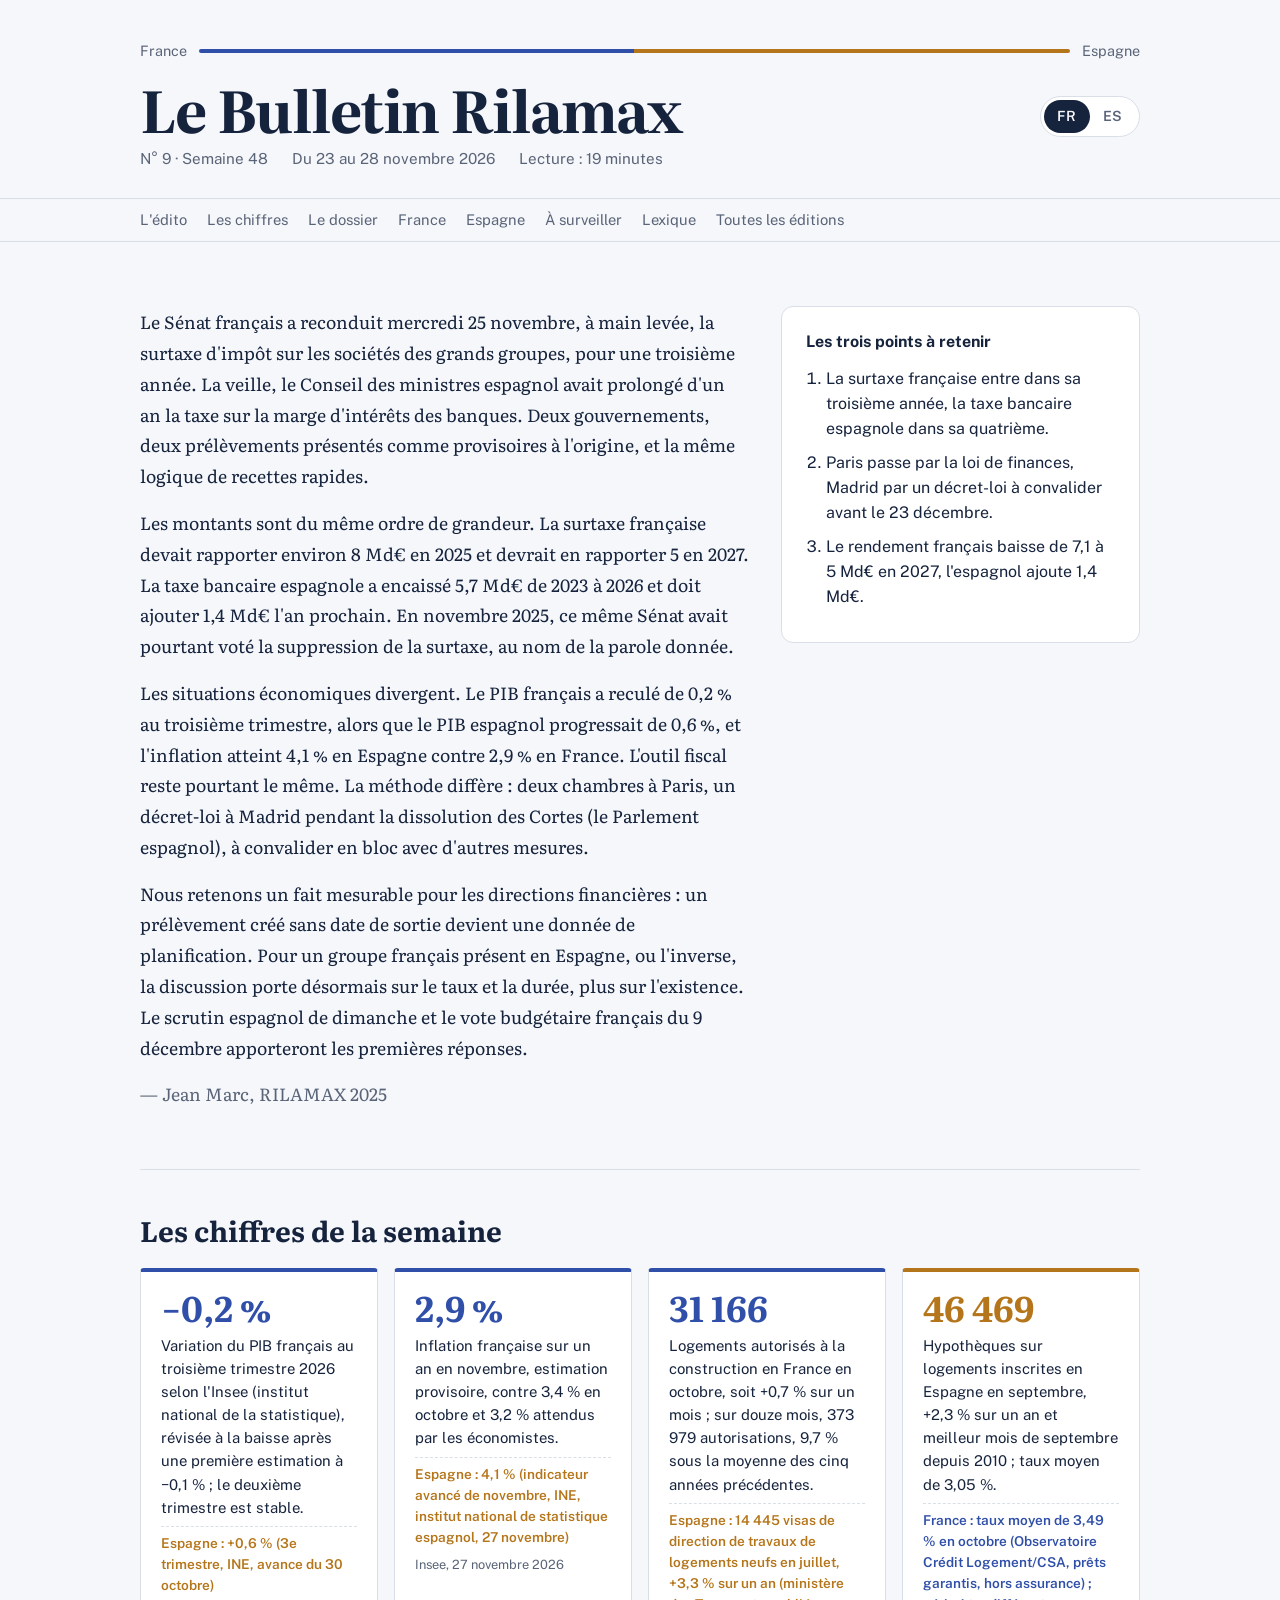
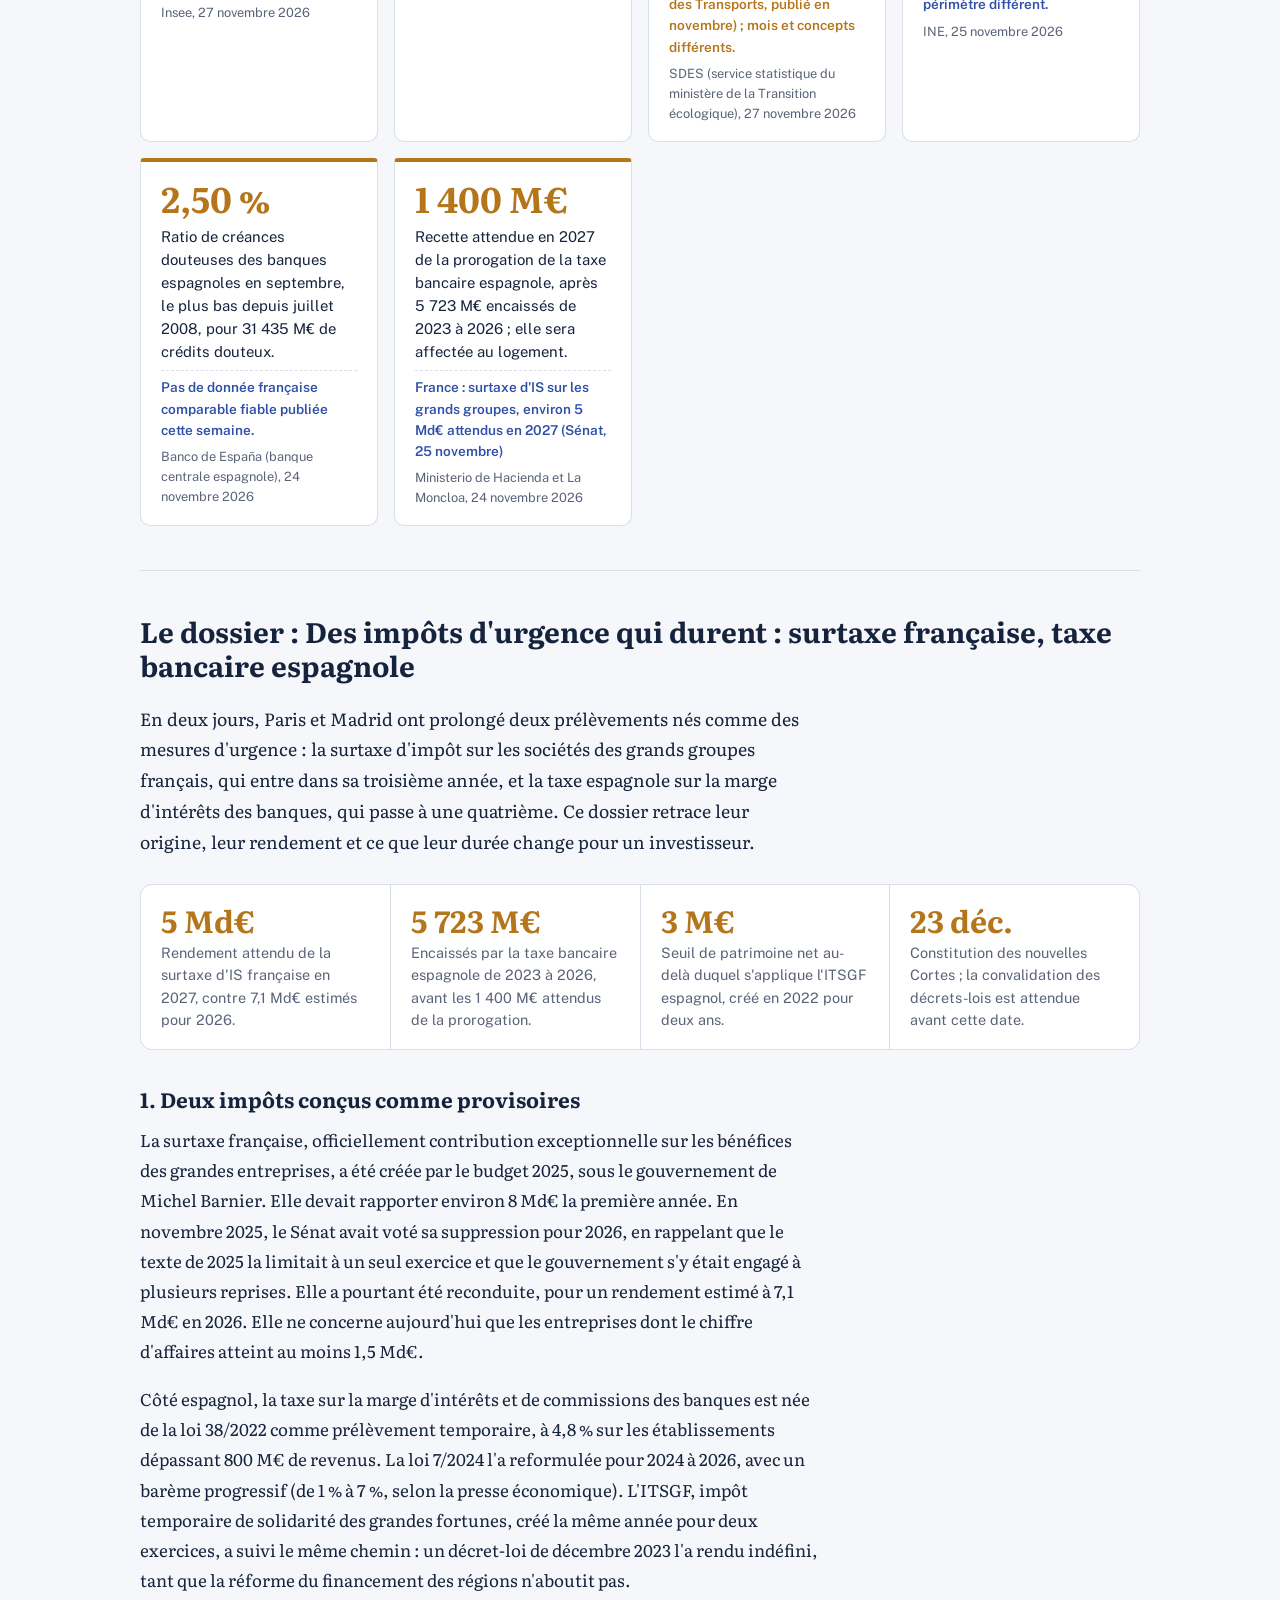
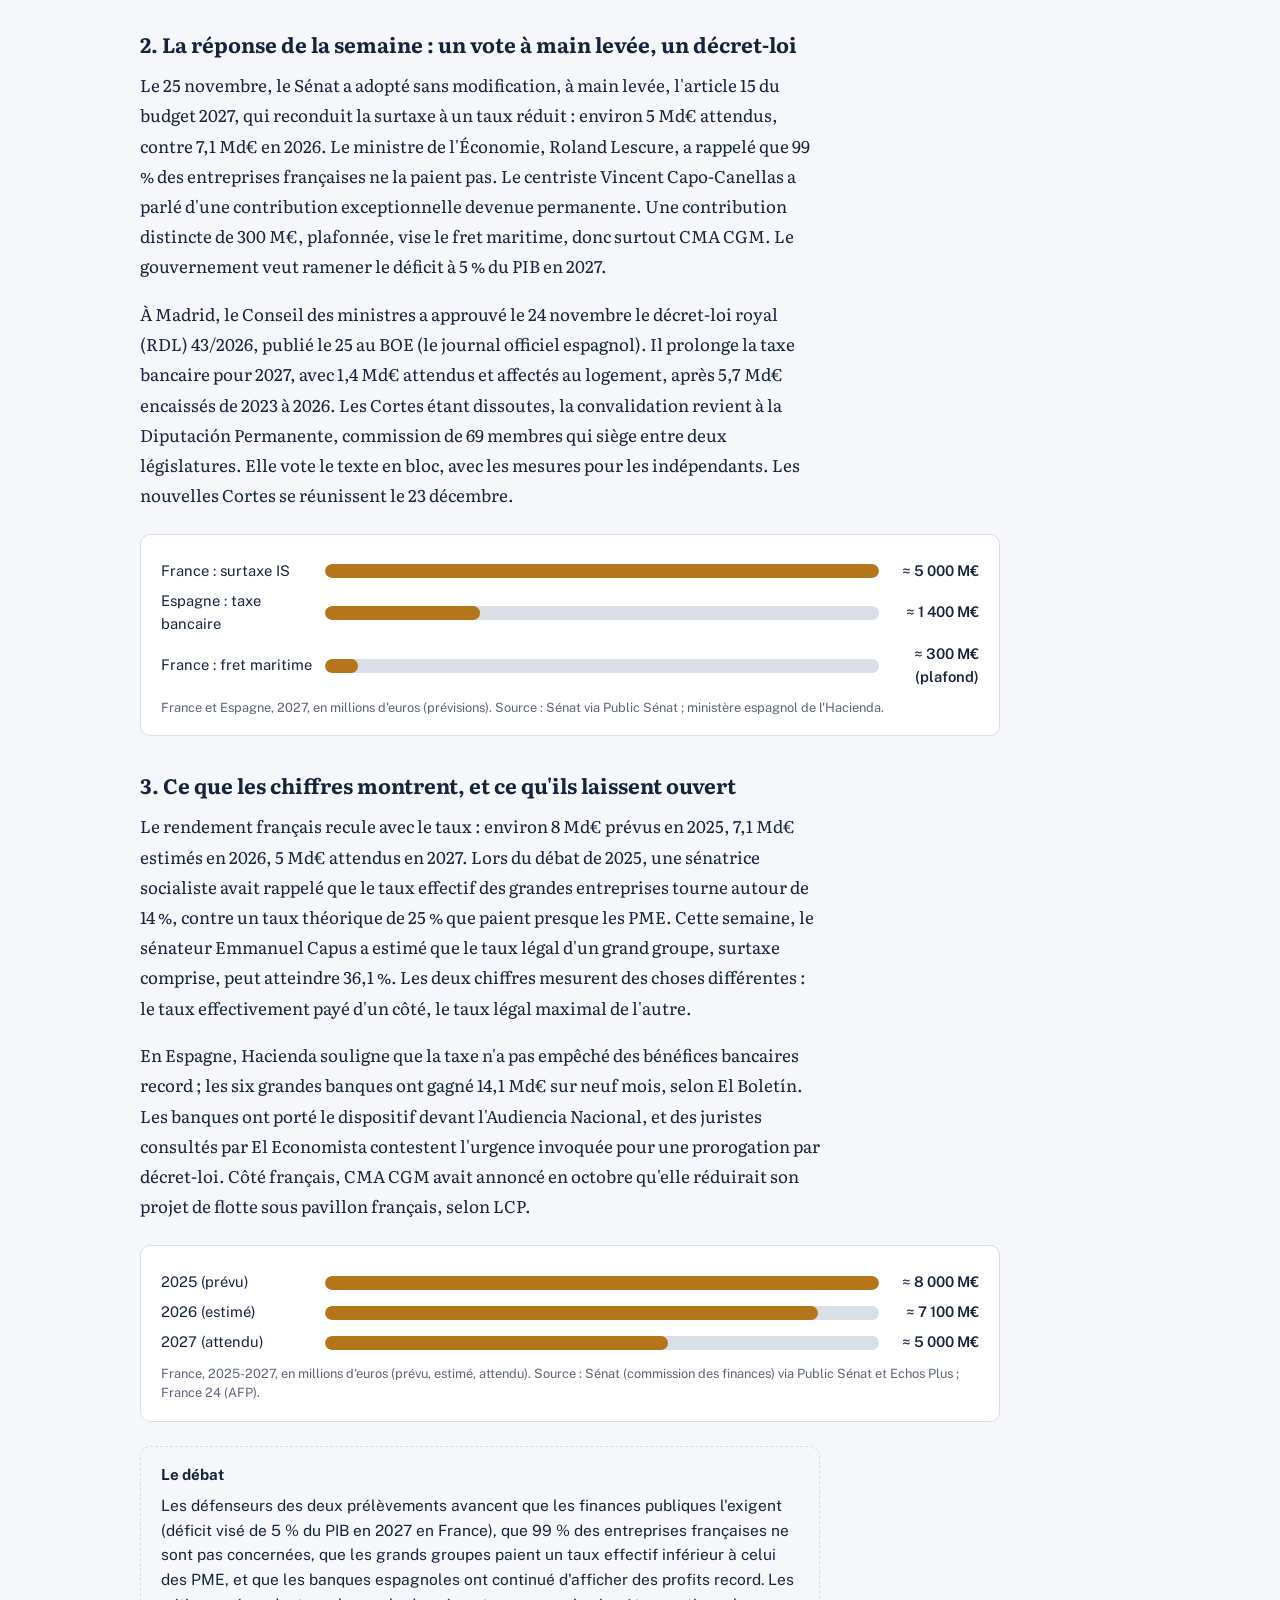
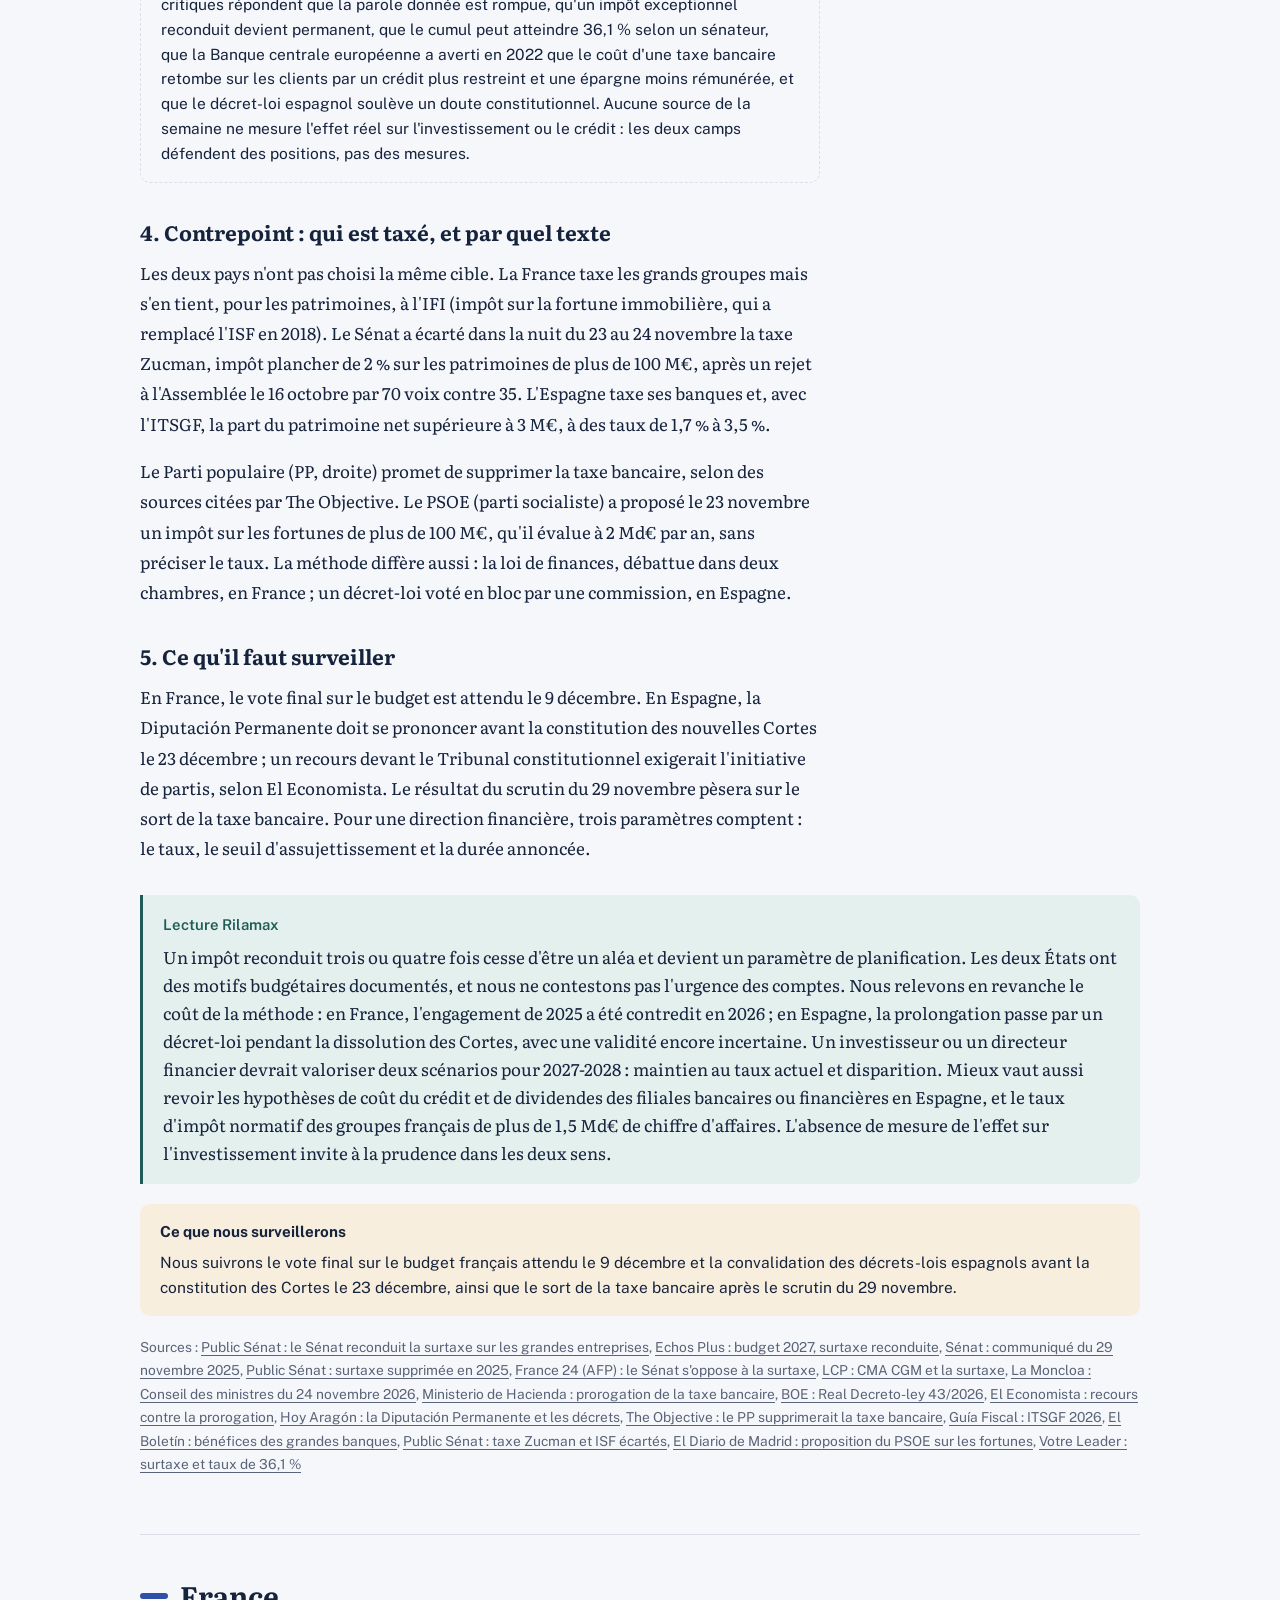
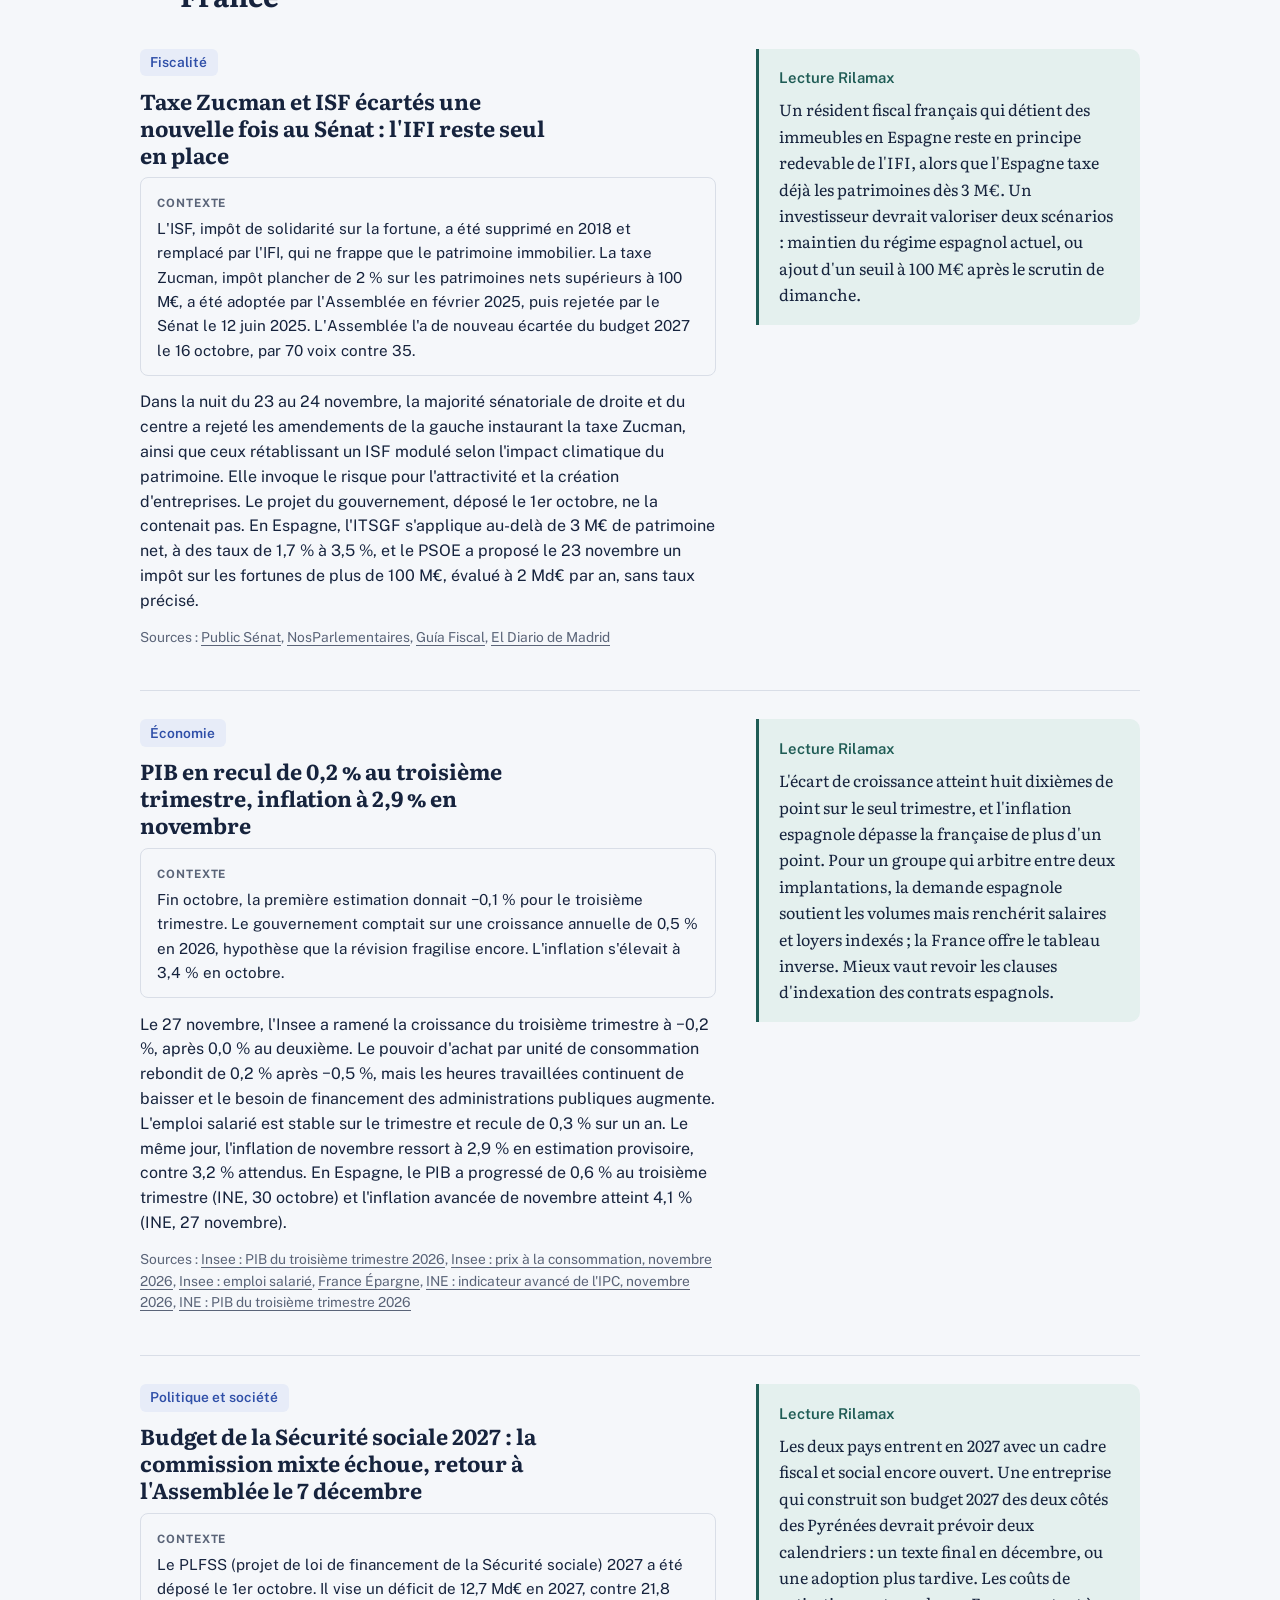
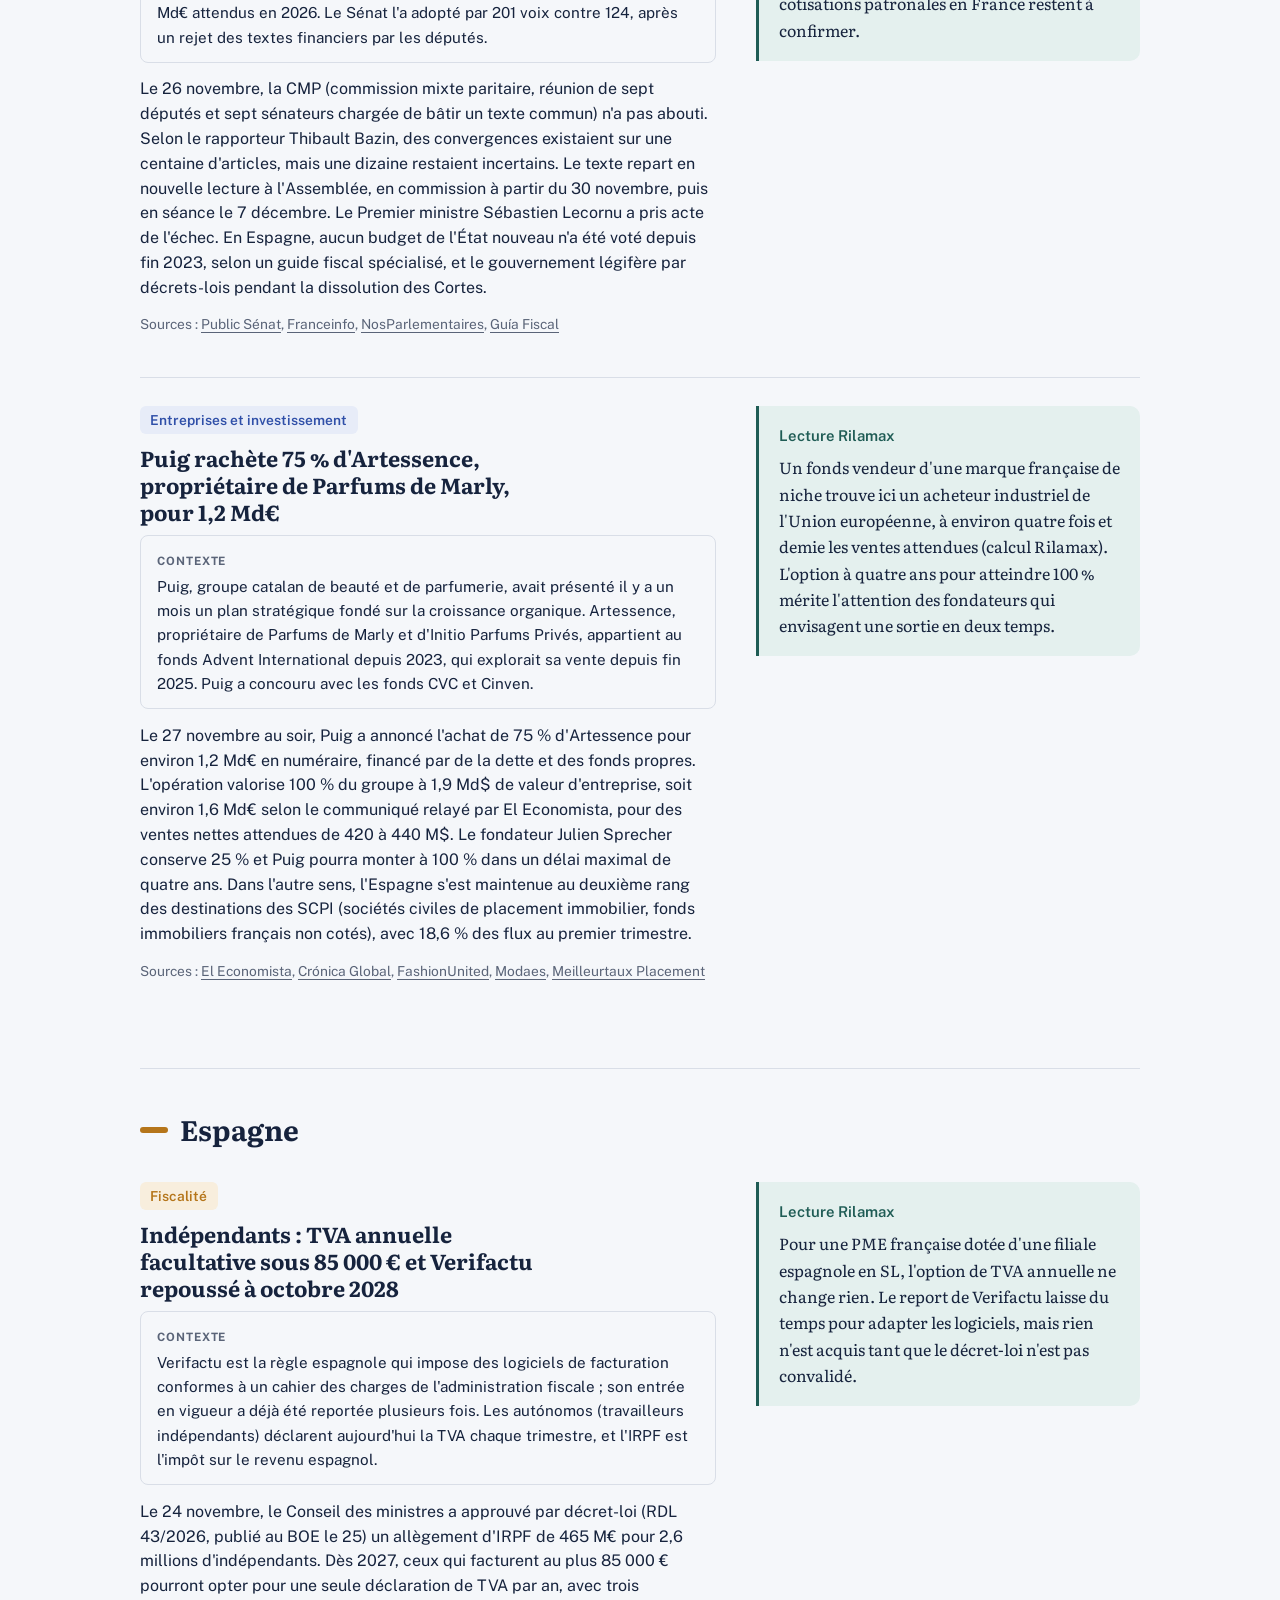
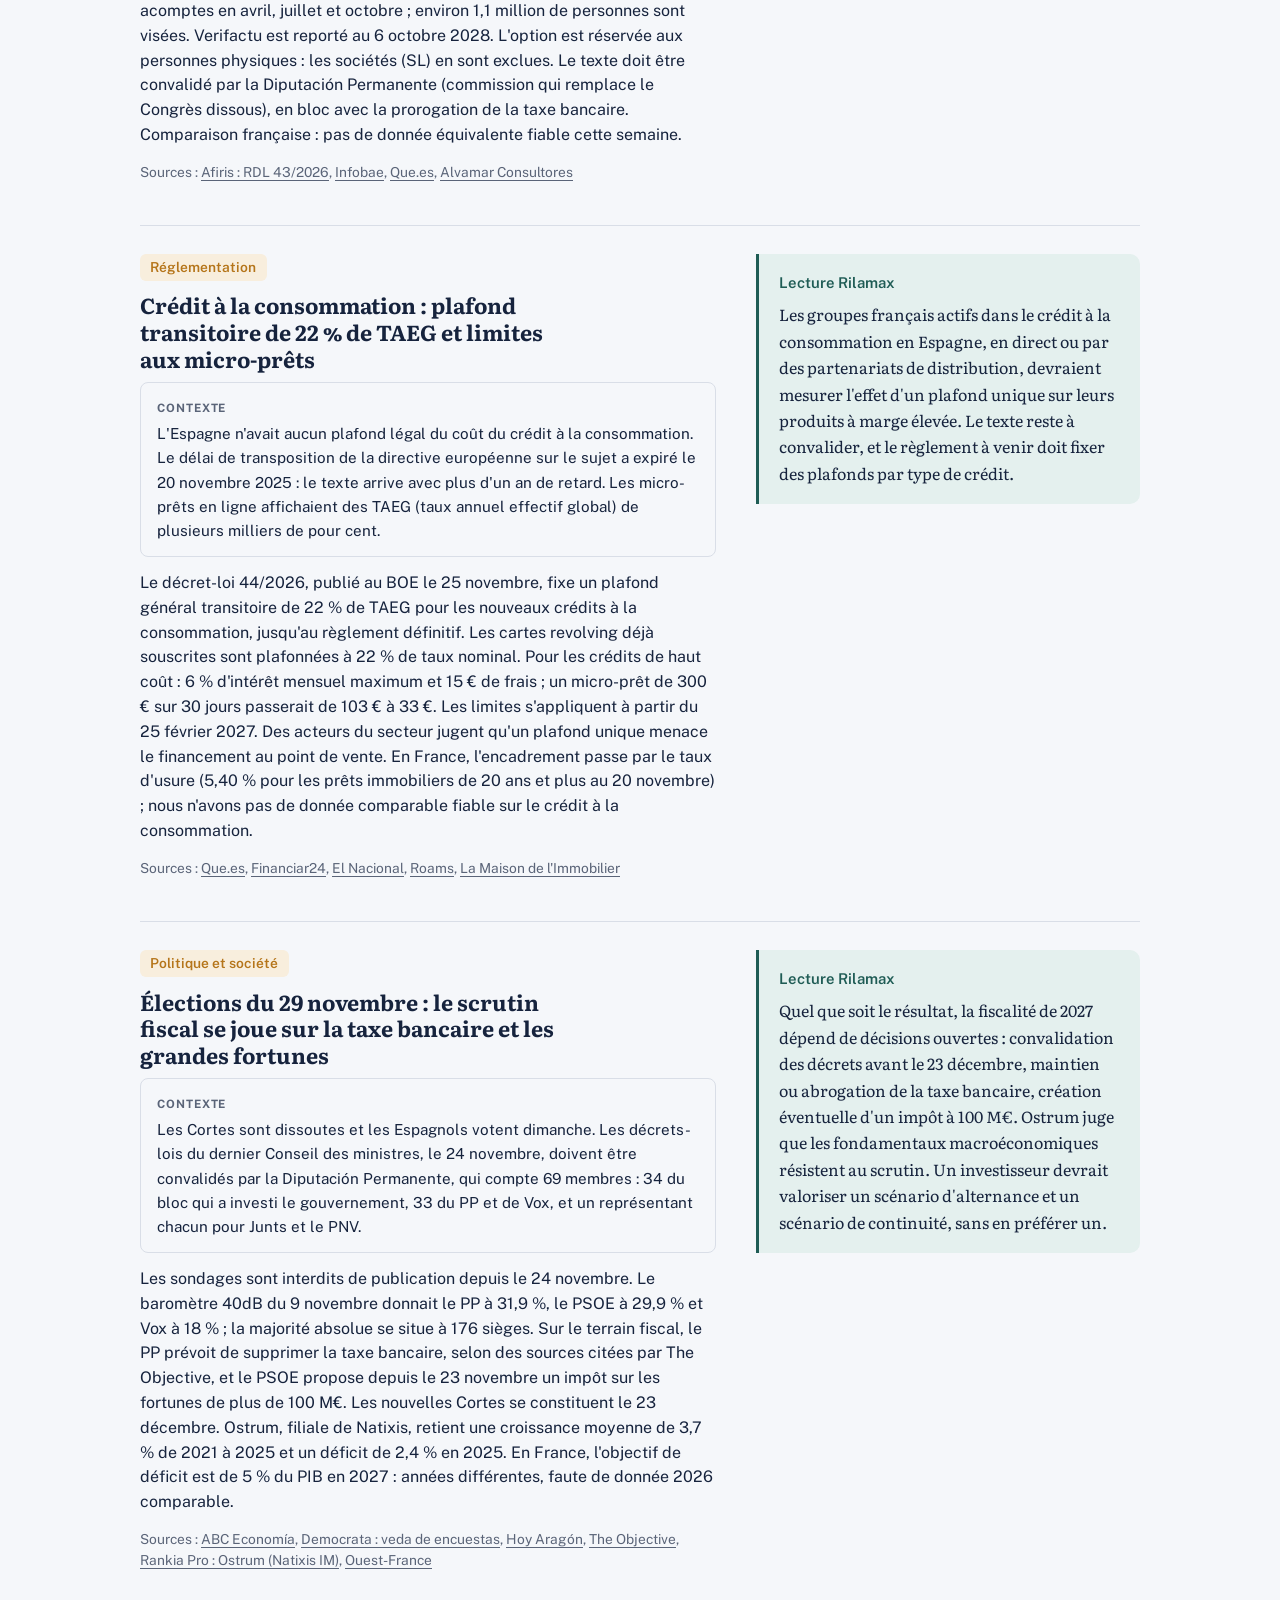
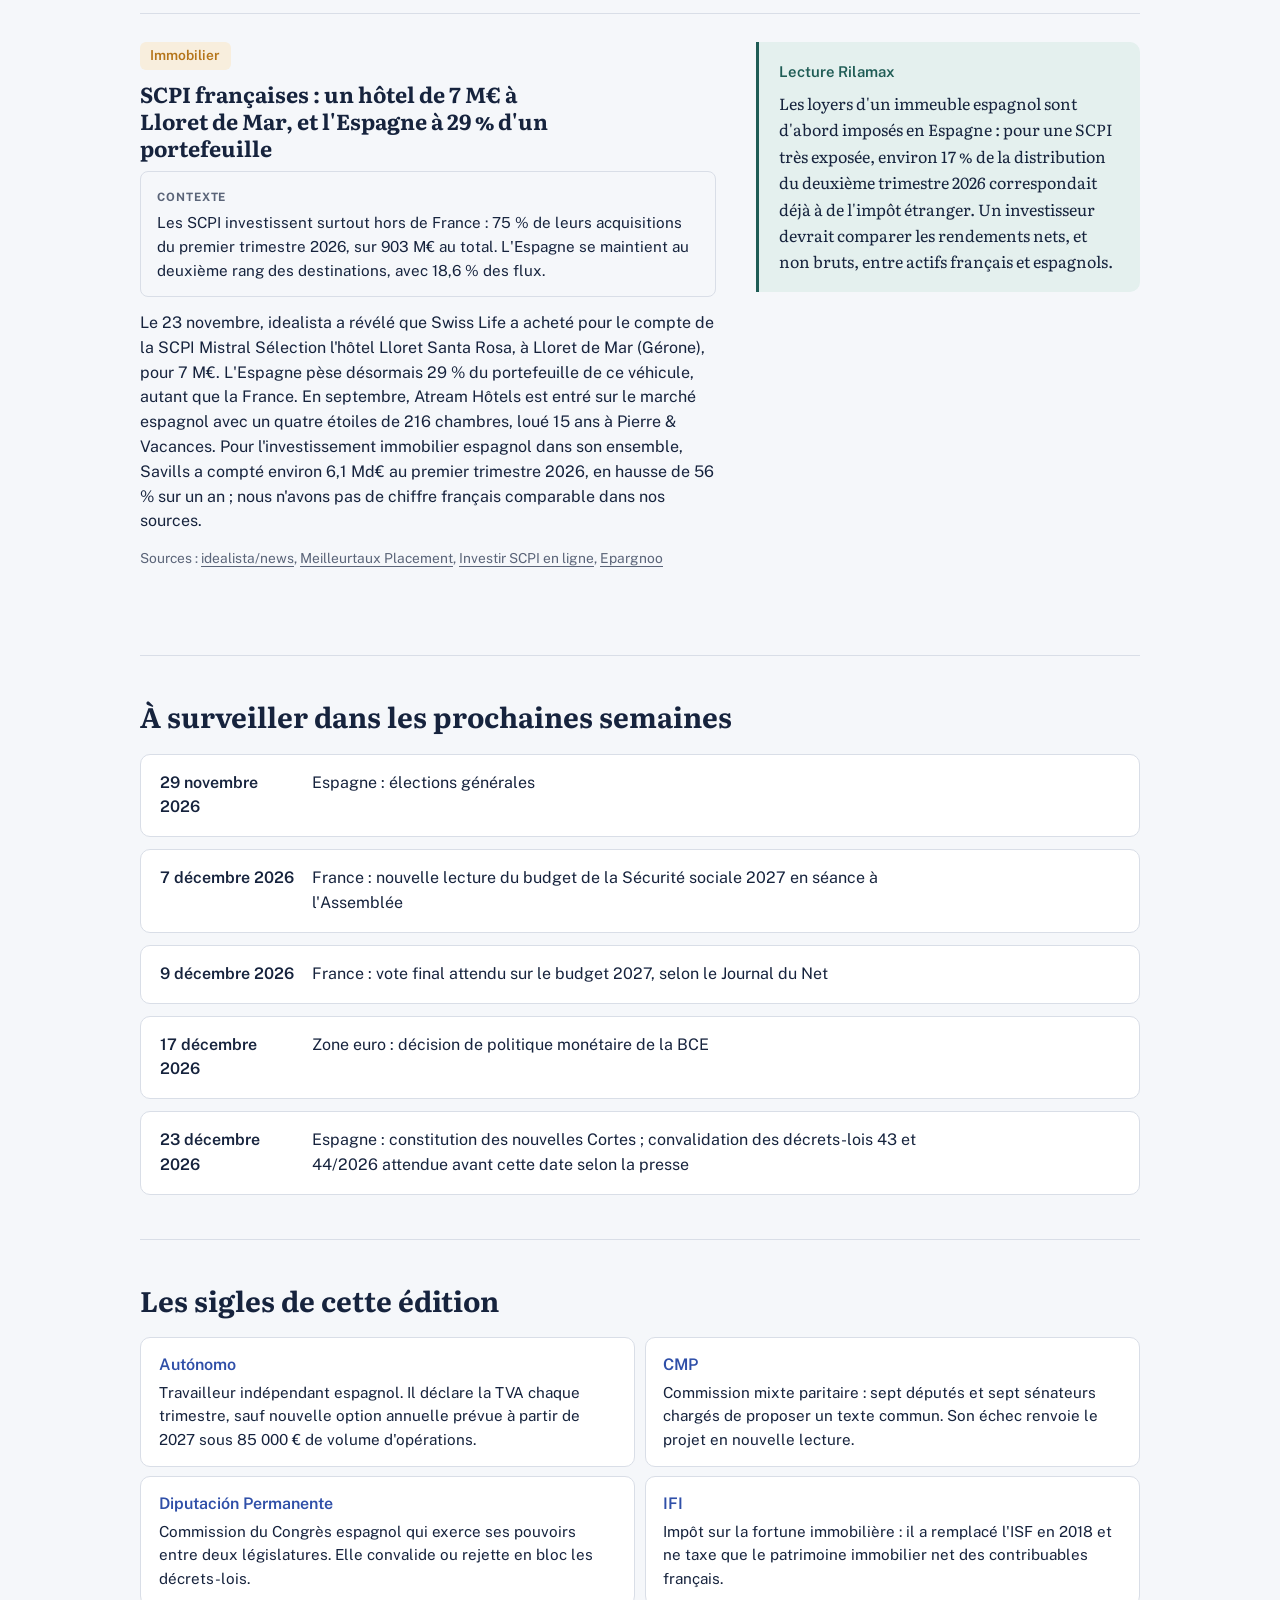
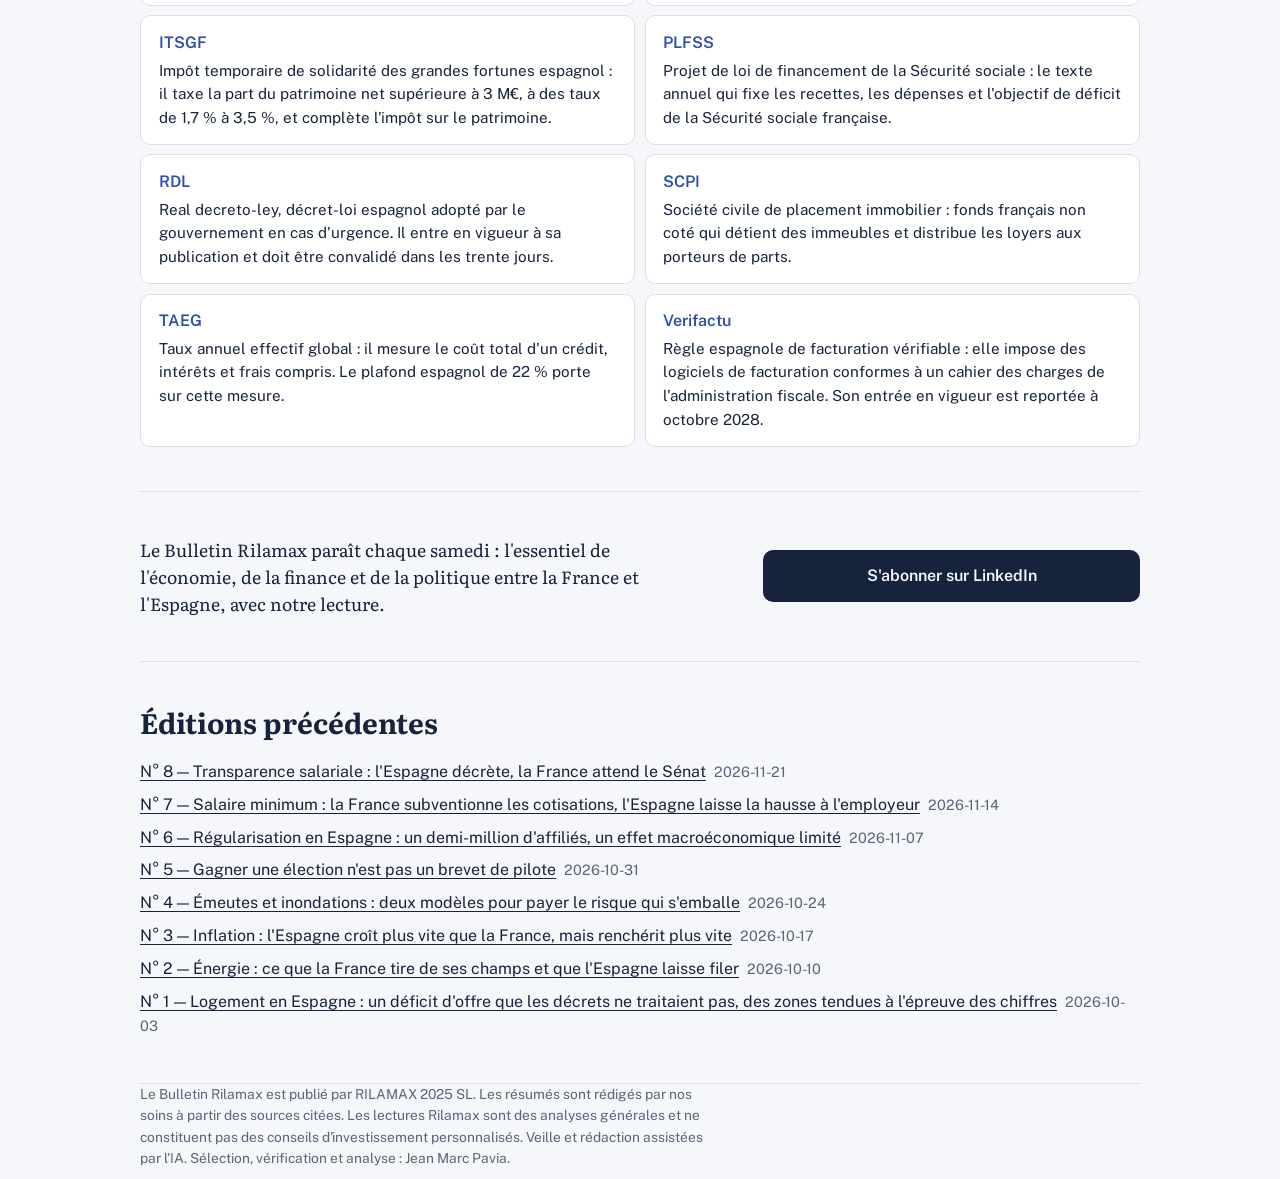
<file: site/index.html>
<!DOCTYPE html>
<html lang="fr">
<head>
<meta charset="utf-8">
<meta name="viewport" content="width=device-width, initial-scale=1, viewport-fit=cover">
<title>Le Bulletin Rilamax — N° 9</title>
<meta name="description" content="Des impôts d&#39;urgence qui durent : surtaxe française, taxe bancaire espagnole">
<meta property="og:type" content="article">
<meta property="og:site_name" content="Le Bulletin Rilamax">
<meta property="og:title" content="Le Bulletin Rilamax N° 9 · Des impôts d&#39;urgence qui durent : surtaxe française, taxe bancaire espagnole">
<meta property="og:description" content="En deux jours, Paris et Madrid ont prolongé deux prélèvements nés comme des mesures d&#39;urgence : la surtaxe d&#39;impôt sur les sociétés des grands groupes français, qui entre dans sa troisième année, et la taxe espagnole sur la marge d&#39;intérêts des banques, qui passe à une quatrième. Ce dossier retrace leur origine, leur rendement et ce que leur durée change pour un investisseur.">
<meta property="og:image" content="https://bulletin.rilamax.com/portada.png">
<meta property="og:url" content="https://bulletin.rilamax.com/ediciones/2026-11-28/">
<meta name="twitter:card" content="summary_large_image">
<link rel="preconnect" href="https://fonts.googleapis.com">
<link rel="preconnect" href="https://fonts.gstatic.com" crossorigin>
<link href="https://fonts.googleapis.com/css2?family=Literata:opsz,wght@7..72,400;7..72,600;7..72,700&family=Public+Sans:wght@400;500;600&display=swap" rel="stylesheet">
<style>

:root{
  --paper:#F5F7FA; --surface:#FFFFFF; --ink:#16233D; --muted:#5A6478; --rule:#D9DEE7;
  --fr:#2F4FA8; --fr-soft:#E7ECF8; --es:#B5751A; --es-soft:#F8EEDD;
  --note:#1F5C55; --note-soft:#E4F0EE;
  box-sizing:border-box;
  padding-top:env(safe-area-inset-top,0px); padding-bottom:env(safe-area-inset-bottom,0px);
}
@media (prefers-color-scheme:dark){
  :root:not([data-theme="light"]){
    --paper:#121A2B; --surface:#1A2438; --ink:#E8ECF3; --muted:#A3ADC0; --rule:#2E3A52;
    --fr:#8FA8F0; --fr-soft:#22305A; --es:#E5AE5C; --es-soft:#3A2D18;
    --note:#7FCBC0; --note-soft:#173532;
  }
}
:root[data-theme="dark"]{
  --paper:#121A2B; --surface:#1A2438; --ink:#E8ECF3; --muted:#A3ADC0; --rule:#2E3A52;
  --fr:#8FA8F0; --fr-soft:#22305A; --es:#E5AE5C; --es-soft:#3A2D18;
  --note:#7FCBC0; --note-soft:#173532;
}
*,*::before,*::after{box-sizing:inherit}
html{scroll-padding-top:calc(env(safe-area-inset-top,0px) + 64px);scroll-behavior:smooth}
@media (prefers-reduced-motion:reduce){html{scroll-behavior:auto}}
body{margin:0;background:var(--paper);color:var(--ink);font-family:"Public Sans",system-ui,-apple-system,"Segoe UI",sans-serif;font-size:16px;line-height:1.55}
a{color:inherit}
a:focus-visible{outline:2px solid var(--fr);outline-offset:3px;border-radius:4px}
.wrap{max-width:1040px;margin:0 auto;padding:0 1.25rem}
.serif{font-family:"Literata",Georgia,serif}

/* Masthead */
.mast{padding:2.5rem 0 1.75rem}
.bridge{display:flex;align-items:center;gap:.75rem;color:var(--muted);font-size:.9rem}
.bridge .line{flex:1;height:4px;border-radius:2px;background:linear-gradient(90deg,var(--fr) 0 50%,var(--es) 50% 100%)}
h1{font-family:"Literata",Georgia,serif;font-weight:700;font-size:clamp(2.2rem,6vw,3.6rem);line-height:1.05;letter-spacing:-.02em;margin:1rem 0 .5rem}
.meta{display:flex;flex-wrap:wrap;gap:.4rem 1.5rem;color:var(--muted);font-size:.95rem}

/* Sommaire */
.toc{position:sticky;top:0;z-index:5;background:var(--paper);border-top:1px solid var(--rule);border-bottom:1px solid var(--rule)}
.toc ul{list-style:none;margin:0;padding:.6rem 0;display:flex;gap:1.25rem;overflow-x:auto;white-space:nowrap;font-size:.92rem}
.toc a{text-decoration:none;color:var(--muted)}
.toc a:hover{color:var(--ink)}

section{padding:2.75rem 0;border-bottom:1px solid var(--rule)}
h2{font-family:"Literata",Georgia,serif;font-size:1.75rem;line-height:1.2;margin:0 0 1.25rem}
.lede{color:var(--muted);margin:-.75rem 0 1.5rem;max-width:62ch}

/* Edito */
.edito{display:grid;grid-template-columns:1fr;gap:2rem}
@media(min-width:780px){.edito{grid-template-columns:1.7fr 1fr}}
.edito .body p{font-family:"Literata",Georgia,serif;font-size:1.1rem;line-height:1.75;margin:0 0 1rem;max-width:62ch}
.edito .sign{font-size:.92rem;color:var(--muted)}
.keys{background:var(--surface);border:1px solid var(--rule);border-radius:12px;padding:1.4rem 1.5rem;align-self:start}
.keys h3{margin:0 0 .8rem;font-size:1rem}
.keys ol{margin:0;padding-left:1.2rem}
.keys li{margin:0 0 .6rem}

/* Chiffres */
.figs{display:grid;grid-template-columns:repeat(auto-fit,minmax(220px,1fr));gap:1rem}
.fig{background:var(--surface);border:1px solid var(--rule);border-top:4px solid var(--c);border-radius:4px 4px 10px 10px;padding:1.1rem 1.25rem}
.fig.fr{--c:var(--fr)} .fig.es{--c:var(--es)}
.fig strong{display:block;font-family:"Literata",Georgia,serif;font-size:2.2rem;line-height:1.05;color:var(--c)}
.fig span{display:block;margin-top:.5rem;font-size:.93rem}
.fig small{display:block;margin-top:.4rem;color:var(--muted);font-size:.8rem}

/* Dossier */
.dossier .intro{font-family:"Literata",Georgia,serif;font-size:1.1rem;line-height:1.75;max-width:66ch;margin:0 0 1.75rem}
.cols{display:grid;grid-template-columns:1fr;gap:1rem;margin-bottom:1.5rem}
@media(min-width:780px){.cols{grid-template-columns:repeat(3,1fr)}}
.col{background:var(--surface);border:1px solid var(--rule);border-radius:10px;padding:1.2rem 1.3rem}
.col h3{margin:0 0 .6rem;font-size:1.02rem}
.col ul{margin:0;padding-left:1.1rem}
.col li{margin:0 0 .55rem;font-size:.95rem}

/* Items */
.country-head{display:flex;align-items:center;gap:.75rem;margin:0 0 .5rem}
.country-head .bar{width:28px;height:6px;border-radius:3px;background:var(--c)}
.country-head.fr{--c:var(--fr)} .country-head.es{--c:var(--es)}
.item{display:grid;grid-template-columns:1fr;gap:1rem 2.5rem;padding:1.75rem 0;border-top:1px solid var(--rule)}
.item:first-of-type{border-top:0}
@media(min-width:780px){.item{grid-template-columns:1.5fr 1fr}}
.tag{display:inline-flex;align-items:center;gap:.5rem;font-size:.86rem;font-weight:600;padding:.2rem .65rem;border-radius:6px}
.tag.fr{background:var(--fr-soft);color:var(--fr)}
.tag.es{background:var(--es-soft);color:var(--es)}
.item h3{font-family:"Literata",Georgia,serif;font-size:1.35rem;line-height:1.25;margin:.7rem 0 .55rem;max-width:32ch}
.item .sum{margin:0 0 .8rem;max-width:62ch}
.src{font-size:.86rem;color:var(--muted)}
.src a{color:var(--muted);text-underline-offset:3px}
.lecture{align-self:start;background:var(--note-soft);border-left:3px solid var(--note);border-radius:0 10px 10px 0;padding:1.1rem 1.25rem}
.lecture h4{margin:0 0 .45rem;font-size:.93rem;font-weight:600;color:var(--note)}
.lecture p{margin:0;font-family:"Literata",Georgia,serif;font-size:1rem;line-height:1.65}

/* Agenda */
.agenda{list-style:none;margin:0;padding:0;display:grid;gap:.75rem}
.agenda li{display:grid;grid-template-columns:8.5rem 1fr;gap:1rem;background:var(--surface);border:1px solid var(--rule);border-radius:10px;padding:1rem 1.2rem}
@media(max-width:560px){.agenda li{grid-template-columns:1fr;gap:.25rem}}
.agenda .when{font-weight:600}
.agenda .what{max-width:62ch}

/* CTA + footer */
.cta{display:grid;grid-template-columns:1fr;gap:1.25rem;align-items:center}
@media(min-width:780px){.cta{grid-template-columns:1.6fr 1fr}}
.cta p{font-family:"Literata",Georgia,serif;font-size:1.1rem;margin:0;max-width:56ch}
.btn{display:inline-block;text-align:center;text-decoration:none;font-weight:600;background:var(--ink);color:var(--paper);padding:.85rem 1.3rem;border-radius:10px}
footer{padding:2rem 0 3rem;color:var(--muted);font-size:.86rem}
footer p{max-width:72ch;margin:0 0 .6rem}


.titlerow{display:flex;align-items:flex-end;justify-content:space-between;gap:1rem;flex-wrap:wrap}
.langs{display:inline-flex;border:1px solid var(--rule);border-radius:999px;padding:3px;background:var(--surface);margin-bottom:.6rem}
.langs button{font:inherit;font-size:.88rem;font-weight:600;border:0;background:transparent;color:var(--muted);padding:.35rem .85rem;border-radius:999px;cursor:pointer}
.langs button[aria-pressed="true"]{background:var(--ink);color:var(--paper)}
.langs button:focus-visible{outline:2px solid var(--fr);outline-offset:2px}
.edition[hidden]{display:none}

.dfigs{display:grid;grid-template-columns:repeat(auto-fit,minmax(200px,1fr));gap:1px;background:var(--rule);border:1px solid var(--rule);border-radius:12px;overflow:hidden;margin:0 0 2.25rem}
.dfigs div{background:var(--surface);padding:1.1rem 1.25rem}
.dfigs strong{display:block;font-family:"Literata",Georgia,serif;font-size:1.9rem;line-height:1.1;color:var(--es)}
.dfigs span{display:block;margin-top:.35rem;font-size:.9rem;color:var(--muted)}
.longform{max-width:none}
.longform>h3,.longform>p,.longform>.debate{max-width:68ch}
.longform>figure{max-width:860px}
.longform h3{font-family:"Literata",Georgia,serif;font-size:1.3rem;line-height:1.3;margin:2.25rem 0 .75rem}
.longform h3:first-child{margin-top:0}
.longform p{font-family:"Literata",Georgia,serif;font-size:1.06rem;line-height:1.78;margin:0 0 1.1rem}
.chart{margin:1.5rem 0;padding:1.1rem 1.25rem;background:var(--surface);border:1px solid var(--rule);border-radius:10px}
.bar-row{display:grid;grid-template-columns:9.5rem 1fr 5.5rem;align-items:center;gap:.75rem;margin:.45rem 0;font-size:.92rem}
.bar-row .bar{display:block;height:14px;border-radius:7px;background:#D9DEE7;background:var(--rule);overflow:hidden}
.bar-row .fill{display:block;height:14px;width:0;border-radius:7px;background:#B5751A;background:var(--es)}
.bar-row .fill.c-muted{background:#5A6478;background:var(--muted)}
.bar-row .fill.c-fr{background:#2F4FA8;background:var(--fr)}
.bar-row .val{font-weight:600;text-align:right}
.chart figcaption{margin-top:.6rem;font-size:.8rem;color:var(--muted)}
@media(max-width:560px){.bar-row{grid-template-columns:1fr auto}.bar-row .bar{grid-column:1/-1;order:3}}
.debate{margin:1.5rem 0;padding:1rem 1.25rem;border:1px dashed var(--rule);border-radius:10px}
.debate h4,.watch h4{margin:0 0 .4rem;font-size:.95rem}
.debate p,.watch p{margin:0;font-size:.97rem;font-family:"Public Sans",system-ui,sans-serif;line-height:1.6}
.dossier .lecture{margin-top:2rem;max-width:none}
.dossier .lecture p{font-size:1.06rem}
.watch{margin:1.25rem 0;padding:1rem 1.25rem;background:var(--es-soft);border-radius:10px}
.dossier .src{margin-top:1rem;line-height:1.7}

.archive ul{list-style:none;margin:0;padding:0;display:grid;gap:.5rem}
.archive a{text-underline-offset:3px}
.archive li span{color:var(--muted);font-size:.9rem;margin-left:.5rem}
.bar-row .fill.w1{width:1%}.bar-row .fill.w2{width:2%}.bar-row .fill.w3{width:3%}.bar-row .fill.w4{width:4%}.bar-row .fill.w5{width:5%}.bar-row .fill.w6{width:6%}.bar-row .fill.w7{width:7%}.bar-row .fill.w8{width:8%}.bar-row .fill.w9{width:9%}.bar-row .fill.w10{width:10%}.bar-row .fill.w11{width:11%}.bar-row .fill.w12{width:12%}.bar-row .fill.w13{width:13%}.bar-row .fill.w14{width:14%}.bar-row .fill.w15{width:15%}.bar-row .fill.w16{width:16%}.bar-row .fill.w17{width:17%}.bar-row .fill.w18{width:18%}.bar-row .fill.w19{width:19%}.bar-row .fill.w20{width:20%}.bar-row .fill.w21{width:21%}.bar-row .fill.w22{width:22%}.bar-row .fill.w23{width:23%}.bar-row .fill.w24{width:24%}.bar-row .fill.w25{width:25%}.bar-row .fill.w26{width:26%}.bar-row .fill.w27{width:27%}.bar-row .fill.w28{width:28%}.bar-row .fill.w29{width:29%}.bar-row .fill.w30{width:30%}.bar-row .fill.w31{width:31%}.bar-row .fill.w32{width:32%}.bar-row .fill.w33{width:33%}.bar-row .fill.w34{width:34%}.bar-row .fill.w35{width:35%}.bar-row .fill.w36{width:36%}.bar-row .fill.w37{width:37%}.bar-row .fill.w38{width:38%}.bar-row .fill.w39{width:39%}.bar-row .fill.w40{width:40%}.bar-row .fill.w41{width:41%}.bar-row .fill.w42{width:42%}.bar-row .fill.w43{width:43%}.bar-row .fill.w44{width:44%}.bar-row .fill.w45{width:45%}.bar-row .fill.w46{width:46%}.bar-row .fill.w47{width:47%}.bar-row .fill.w48{width:48%}.bar-row .fill.w49{width:49%}.bar-row .fill.w50{width:50%}.bar-row .fill.w51{width:51%}.bar-row .fill.w52{width:52%}.bar-row .fill.w53{width:53%}.bar-row .fill.w54{width:54%}.bar-row .fill.w55{width:55%}.bar-row .fill.w56{width:56%}.bar-row .fill.w57{width:57%}.bar-row .fill.w58{width:58%}.bar-row .fill.w59{width:59%}.bar-row .fill.w60{width:60%}.bar-row .fill.w61{width:61%}.bar-row .fill.w62{width:62%}.bar-row .fill.w63{width:63%}.bar-row .fill.w64{width:64%}.bar-row .fill.w65{width:65%}.bar-row .fill.w66{width:66%}.bar-row .fill.w67{width:67%}.bar-row .fill.w68{width:68%}.bar-row .fill.w69{width:69%}.bar-row .fill.w70{width:70%}.bar-row .fill.w71{width:71%}.bar-row .fill.w72{width:72%}.bar-row .fill.w73{width:73%}.bar-row .fill.w74{width:74%}.bar-row .fill.w75{width:75%}.bar-row .fill.w76{width:76%}.bar-row .fill.w77{width:77%}.bar-row .fill.w78{width:78%}.bar-row .fill.w79{width:79%}.bar-row .fill.w80{width:80%}.bar-row .fill.w81{width:81%}.bar-row .fill.w82{width:82%}.bar-row .fill.w83{width:83%}.bar-row .fill.w84{width:84%}.bar-row .fill.w85{width:85%}.bar-row .fill.w86{width:86%}.bar-row .fill.w87{width:87%}.bar-row .fill.w88{width:88%}.bar-row .fill.w89{width:89%}.bar-row .fill.w90{width:90%}.bar-row .fill.w91{width:91%}.bar-row .fill.w92{width:92%}.bar-row .fill.w93{width:93%}.bar-row .fill.w94{width:94%}.bar-row .fill.w95{width:95%}.bar-row .fill.w96{width:96%}.bar-row .fill.w97{width:97%}.bar-row .fill.w98{width:98%}.bar-row .fill.w99{width:99%}.bar-row .fill.w100{width:100%}

.glossary{margin:0;display:grid;grid-template-columns:1fr;gap:.6rem}
@media(min-width:780px){.glossary{grid-template-columns:1fr 1fr}}
.glossary div{background:var(--surface);border:1px solid var(--rule);border-radius:10px;padding:.9rem 1.1rem}
.glossary dt{font-weight:600;color:var(--fr);margin:0 0 .2rem}
.glossary dd{margin:0;font-size:.95rem;line-height:1.55}

.chart-t{margin:0 0 .7rem;font-weight:600;font-size:.95rem}
.bar-row .fill{transition:width 1.1s cubic-bezier(.2,.7,.2,1)}
.chart.pre .bar-row .fill,.chart.pre .seg{width:0 !important}
.mix-row{display:grid;grid-template-columns:6.5rem 1fr;align-items:center;gap:.75rem;margin:.55rem 0;font-size:.92rem}
.mix-bar{display:flex;height:30px;border-radius:7px;overflow:hidden;background:var(--rule)}
.seg{display:flex;align-items:center;justify-content:center;height:100%;width:0;color:#fff;font-style:normal;font-size:.75rem;font-weight:600;position:relative;transition:width 1.2s cubic-bezier(.2,.7,.2,1);cursor:default;outline:none}
.seg i{font-style:normal;white-space:nowrap;overflow:hidden}
.seg:hover,.seg:focus{filter:brightness(1.12)}
.mix-legend{display:flex;flex-wrap:wrap;gap:.4rem 1rem;margin-top:.75rem;font-size:.82rem;color:var(--muted)}
.mix-legend b{display:inline-block;width:.8rem;height:.8rem;border-radius:3px;margin-right:.35rem;vertical-align:-1px}
.k-nuclear{background:#6C4AB6}.k-fosil{background:#5A6478}.k-eolica{background:#2F8F83}.k-solar{background:#D9A21B}.k-hidro{background:#2F4FA8}.k-biomasa{background:#7A9A3A}.k-otros{background:#A3ADC0}
.mix .chart.pre .seg{width:0}
.seg[class*=" w"]{flex:none}
.seg.w1{width:1%}.seg.w2{width:2%}.seg.w3{width:3%}.seg.w4{width:4%}.seg.w5{width:5%}.seg.w6{width:6%}.seg.w7{width:7%}.seg.w8{width:8%}.seg.w9{width:9%}.seg.w10{width:10%}.seg.w11{width:11%}.seg.w12{width:12%}.seg.w13{width:13%}.seg.w14{width:14%}.seg.w15{width:15%}.seg.w16{width:16%}.seg.w17{width:17%}.seg.w18{width:18%}.seg.w19{width:19%}.seg.w20{width:20%}.seg.w21{width:21%}.seg.w22{width:22%}.seg.w23{width:23%}.seg.w24{width:24%}.seg.w25{width:25%}.seg.w26{width:26%}.seg.w27{width:27%}.seg.w28{width:28%}.seg.w29{width:29%}.seg.w30{width:30%}.seg.w31{width:31%}.seg.w32{width:32%}.seg.w33{width:33%}.seg.w34{width:34%}.seg.w35{width:35%}.seg.w36{width:36%}.seg.w37{width:37%}.seg.w38{width:38%}.seg.w39{width:39%}.seg.w40{width:40%}.seg.w41{width:41%}.seg.w42{width:42%}.seg.w43{width:43%}.seg.w44{width:44%}.seg.w45{width:45%}.seg.w46{width:46%}.seg.w47{width:47%}.seg.w48{width:48%}.seg.w49{width:49%}.seg.w50{width:50%}.seg.w51{width:51%}.seg.w52{width:52%}.seg.w53{width:53%}.seg.w54{width:54%}.seg.w55{width:55%}.seg.w56{width:56%}.seg.w57{width:57%}.seg.w58{width:58%}.seg.w59{width:59%}.seg.w60{width:60%}.seg.w61{width:61%}.seg.w62{width:62%}.seg.w63{width:63%}.seg.w64{width:64%}.seg.w65{width:65%}.seg.w66{width:66%}.seg.w67{width:67%}.seg.w68{width:68%}.seg.w69{width:69%}.seg.w70{width:70%}.seg.w71{width:71%}.seg.w72{width:72%}.seg.w73{width:73%}.seg.w74{width:74%}.seg.w75{width:75%}.seg.w76{width:76%}.seg.w77{width:77%}.seg.w78{width:78%}.seg.w79{width:79%}.seg.w80{width:80%}.seg.w81{width:81%}.seg.w82{width:82%}.seg.w83{width:83%}.seg.w84{width:84%}.seg.w85{width:85%}.seg.w86{width:86%}.seg.w87{width:87%}.seg.w88{width:88%}.seg.w89{width:89%}.seg.w90{width:90%}.seg.w91{width:91%}.seg.w92{width:92%}.seg.w93{width:93%}.seg.w94{width:94%}.seg.w95{width:95%}.seg.w96{width:96%}.seg.w97{width:97%}.seg.w98{width:98%}.seg.w99{width:99%}.seg.w100{width:100%}

.seg{cursor:pointer}
.seg.on{filter:brightness(1.18);box-shadow:inset 0 0 0 2px rgba(255,255,255,.85)}
.mix-info{margin:.7rem 0 0;padding:.5rem .75rem;border-radius:8px;background:var(--paper);font-size:.88rem;color:var(--muted);min-height:1.2em}
.mix-info.act{color:var(--ink);font-weight:600;background:var(--fr-soft)}
.cite{font-family:"Public Sans",system-ui,sans-serif;font-size:.78rem;color:var(--muted);white-space:normal}
.cite a{color:var(--muted);text-underline-offset:2px}
.illus{margin:1.6rem 0;padding:1.1rem 1.25rem;background:var(--surface);border:1px solid var(--rule);border-radius:10px}
.illus figcaption,.cmp figcaption{margin-top:.6rem;font-size:.8rem;color:var(--muted);font-family:"Public Sans",system-ui,sans-serif}
.cmp{margin:1.75rem 0;padding:1.1rem 1.25rem;background:var(--surface);border:1px solid var(--rule);border-radius:10px;max-width:none}
.cmp-wrap{overflow-x:auto}
.cmp table{width:100%;border-collapse:collapse;font-size:.88rem;font-family:"Public Sans",system-ui,sans-serif;min-width:560px}
.cmp th,.cmp td{text-align:left;padding:.55rem .6rem;border-bottom:1px solid var(--rule);vertical-align:top}
.cmp thead th{font-weight:600;color:var(--muted);font-size:.8rem;text-transform:uppercase;letter-spacing:.03em}
.cmp thead th:nth-child(2){color:var(--fr)}.cmp thead th:nth-child(3){color:var(--es)}
.cmp tbody th{font-weight:600}
.cmp td{white-space:nowrap}
.cmp td.src-cell{white-space:normal}
.cmp td.src-cell .cite{font-size:.75rem}
.longform .cmp,.longform .illus{max-width:none}

.mix-info{font-family:"Public Sans",system-ui,sans-serif !important;font-size:.88rem !important;line-height:1.5 !important}
.cmp td.src-cell{min-width:9rem}

.lecture p+p{margin-top:.8rem}

.ctx{margin:.2rem 0 .9rem;padding:.75rem 1rem;background:var(--paper);border:1px solid var(--rule);border-radius:8px;max-width:62ch}
.ctx-l{display:inline-block;font-size:.72rem;font-weight:700;letter-spacing:.08em;text-transform:uppercase;color:var(--muted);margin-bottom:.25rem}
.ctx p{margin:0;font-size:.95rem;line-height:1.6}
.fig .cmp-o{display:block;margin-top:.45rem;font-style:normal;font-size:.85rem;font-weight:600;padding-top:.4rem;border-top:1px dashed var(--rule)}
.fig .cmp-o.fr{color:var(--fr)}.fig .cmp-o.es{color:var(--es)}

</style>
</head>
<body>















<div class="edition" data-lang="fr" lang="fr">
<header class="mast">
  <div class="wrap">
    <div class="bridge"><span>France</span><span class="line" aria-hidden="true"></span><span>Espagne</span></div>
    <div class="titlerow">
      <h1>Le Bulletin Rilamax</h1>
      <div class="langs" role="group" aria-label="Langue"><button type="button" data-set="fr" aria-pressed="true">FR</button><button type="button" data-set="es" aria-pressed="false">ES</button></div>
    </div>
    <div class="meta"><span>N° 9 · Semaine 48</span><span>Du 23 au 28 novembre 2026</span><span>Lecture : 19 minutes</span></div>
  </div>
</header>

<nav class="toc" aria-label="Sommaire">
  <div class="wrap"><ul>
    <li><a href="#fr-edito">L&#39;édito</a></li>
    <li><a href="#fr-cifras">Les chiffres</a></li>
    <li><a href="#fr-dossier">Le dossier</a></li>
    <li><a href="#fr-fr">France</a></li>
    <li><a href="#fr-es">Espagne</a></li>
    <li><a href="#fr-agenda">À surveiller</a></li>
    <li><a href="#fr-glosario">Lexique</a></li>
    <li><a href="/archivo/?lang=fr">Toutes les éditions</a></li>
  </ul></div>
</nav>

<main class="wrap">
  <section id="fr-edito">
    <h2></h2>
    <div class="edito">
      <div class="body">
        <p>Le Sénat français a reconduit mercredi 25 novembre, à main levée, la surtaxe d&#39;impôt sur les sociétés des grands groupes, pour une troisième année. La veille, le Conseil des ministres espagnol avait prolongé d&#39;un an la taxe sur la marge d&#39;intérêts des banques. Deux gouvernements, deux prélèvements présentés comme provisoires à l&#39;origine, et la même logique de recettes rapides.</p><p>Les montants sont du même ordre de grandeur. La surtaxe française devait rapporter environ 8 Md€ en 2025 et devrait en rapporter 5 en 2027. La taxe bancaire espagnole a encaissé 5,7 Md€ de 2023 à 2026 et doit ajouter 1,4 Md€ l&#39;an prochain. En novembre 2025, ce même Sénat avait pourtant voté la suppression de la surtaxe, au nom de la parole donnée.</p><p>Les situations économiques divergent. Le PIB français a reculé de 0,2 % au troisième trimestre, alors que le PIB espagnol progressait de 0,6 %, et l&#39;inflation atteint 4,1 % en Espagne contre 2,9 % en France. L&#39;outil fiscal reste pourtant le même. La méthode diffère : deux chambres à Paris, un décret-loi à Madrid pendant la dissolution des Cortes (le Parlement espagnol), à convalider en bloc avec d&#39;autres mesures.</p><p>Nous retenons un fait mesurable pour les directions financières : un prélèvement créé sans date de sortie devient une donnée de planification. Pour un groupe français présent en Espagne, ou l&#39;inverse, la discussion porte désormais sur le taux et la durée, plus sur l&#39;existence. Le scrutin espagnol de dimanche et le vote budgétaire français du 9 décembre apporteront les premières réponses.</p>
        <p class="sign">— Jean Marc, RILAMAX 2025</p>
      </div>
      <aside class="keys">
        <h3>Les trois points à retenir</h3>
        <ol><li>La surtaxe française entre dans sa troisième année, la taxe bancaire espagnole dans sa quatrième.</li><li>Paris passe par la loi de finances, Madrid par un décret-loi à convalider avant le 23 décembre.</li><li>Le rendement français baisse de 7,1 à 5 Md€ en 2027, l&#39;espagnol ajoute 1,4 Md€.</li></ol>
      </aside>
    </div>
  </section>

  <section id="fr-cifras">
    <h2>Les chiffres de la semaine</h2>
    <div class="figs">
      <div class="fig fr"><strong>−0,2 %</strong><span>Variation du PIB français au troisième trimestre 2026 selon l&#39;Insee (institut national de la statistique), révisée à la baisse après une première estimation à −0,1 % ; le deuxième trimestre est stable.</span><em class="cmp-o es">Espagne : +0,6 % (3e trimestre, INE, avance du 30 octobre)</em><small>Insee, 27 novembre 2026</small></div><div class="fig fr"><strong>2,9 %</strong><span>Inflation française sur un an en novembre, estimation provisoire, contre 3,4 % en octobre et 3,2 % attendus par les économistes.</span><em class="cmp-o es">Espagne : 4,1 % (indicateur avancé de novembre, INE, institut national de statistique espagnol, 27 novembre)</em><small>Insee, 27 novembre 2026</small></div><div class="fig fr"><strong>31 166</strong><span>Logements autorisés à la construction en France en octobre, soit +0,7 % sur un mois ; sur douze mois, 373 979 autorisations, 9,7 % sous la moyenne des cinq années précédentes.</span><em class="cmp-o es">Espagne : 14 445 visas de direction de travaux de logements neufs en juillet, +3,3 % sur un an (ministère des Transports, publié en novembre) ; mois et concepts différents.</em><small>SDES (service statistique du ministère de la Transition écologique), 27 novembre 2026</small></div><div class="fig es"><strong>46 469</strong><span>Hypothèques sur logements inscrites en Espagne en septembre, +2,3 % sur un an et meilleur mois de septembre depuis 2010 ; taux moyen de 3,05 %.</span><em class="cmp-o fr">France : taux moyen de 3,49 % en octobre (Observatoire Crédit Logement/CSA, prêts garantis, hors assurance) ; périmètre différent.</em><small>INE, 25 novembre 2026</small></div><div class="fig es"><strong>2,50 %</strong><span>Ratio de créances douteuses des banques espagnoles en septembre, le plus bas depuis juillet 2008, pour 31 435 M€ de crédits douteux.</span><em class="cmp-o fr">Pas de donnée française comparable fiable publiée cette semaine.</em><small>Banco de España (banque centrale espagnole), 24 novembre 2026</small></div><div class="fig es"><strong>1 400 M€</strong><span>Recette attendue en 2027 de la prorogation de la taxe bancaire espagnole, après 5 723 M€ encaissés de 2023 à 2026 ; elle sera affectée au logement.</span><em class="cmp-o fr">France : surtaxe d&#39;IS sur les grands groupes, environ 5 Md€ attendus en 2027 (Sénat, 25 novembre)</em><small>Ministerio de Hacienda et La Moncloa, 24 novembre 2026</small></div>
    </div>
  </section>

  
  <section id="fr-dossier" class="dossier">
    <h2>Le dossier : Des impôts d&#39;urgence qui durent : surtaxe française, taxe bancaire espagnole</h2>
    <p class="intro">En deux jours, Paris et Madrid ont prolongé deux prélèvements nés comme des mesures d&#39;urgence : la surtaxe d&#39;impôt sur les sociétés des grands groupes français, qui entre dans sa troisième année, et la taxe espagnole sur la marge d&#39;intérêts des banques, qui passe à une quatrième. Ce dossier retrace leur origine, leur rendement et ce que leur durée change pour un investisseur.</p>
    <div class="dfigs"><div><strong>5 Md€</strong><span>Rendement attendu de la surtaxe d&#39;IS française en 2027, contre 7,1 Md€ estimés pour 2026.</span></div><div><strong>5 723 M€</strong><span>Encaissés par la taxe bancaire espagnole de 2023 à 2026, avant les 1 400 M€ attendus de la prorogation.</span></div><div><strong>3 M€</strong><span>Seuil de patrimoine net au-delà duquel s&#39;applique l&#39;ITSGF espagnol, créé en 2022 pour deux ans.</span></div><div><strong>23 déc.</strong><span>Constitution des nouvelles Cortes ; la convalidation des décrets-lois est attendue avant cette date.</span></div></div>
    <div class="longform">
      
        
        <h3>1. Deux impôts conçus comme provisoires</h3>
        <p>La surtaxe française, officiellement contribution exceptionnelle sur les bénéfices des grandes entreprises, a été créée par le budget 2025, sous le gouvernement de Michel Barnier. Elle devait rapporter environ 8 Md€ la première année. En novembre 2025, le Sénat avait voté sa suppression pour 2026, en rappelant que le texte de 2025 la limitait à un seul exercice et que le gouvernement s&#39;y était engagé à plusieurs reprises. Elle a pourtant été reconduite, pour un rendement estimé à 7,1 Md€ en 2026. Elle ne concerne aujourd&#39;hui que les entreprises dont le chiffre d&#39;affaires atteint au moins 1,5 Md€.</p><p>Côté espagnol, la taxe sur la marge d&#39;intérêts et de commissions des banques est née de la loi 38/2022 comme prélèvement temporaire, à 4,8 % sur les établissements dépassant 800 M€ de revenus. La loi 7/2024 l&#39;a reformulée pour 2024 à 2026, avec un barème progressif (de 1 % à 7 %, selon la presse économique). L&#39;ITSGF, impôt temporaire de solidarité des grandes fortunes, créé la même année pour deux exercices, a suivi le même chemin : un décret-loi de décembre 2023 l&#39;a rendu indéfini, tant que la réforme du financement des régions n&#39;aboutit pas.</p>
        
        
        
      
        
        <h3>2. La réponse de la semaine : un vote à main levée, un décret-loi</h3>
        <p>Le 25 novembre, le Sénat a adopté sans modification, à main levée, l&#39;article 15 du budget 2027, qui reconduit la surtaxe à un taux réduit : environ 5 Md€ attendus, contre 7,1 Md€ en 2026. Le ministre de l&#39;Économie, Roland Lescure, a rappelé que 99 % des entreprises françaises ne la paient pas. Le centriste Vincent Capo-Canellas a parlé d&#39;une contribution exceptionnelle devenue permanente. Une contribution distincte de 300 M€, plafonnée, vise le fret maritime, donc surtout CMA CGM. Le gouvernement veut ramener le déficit à 5 % du PIB en 2027.</p><p>À Madrid, le Conseil des ministres a approuvé le 24 novembre le décret-loi royal (RDL) 43/2026, publié le 25 au BOE (le journal officiel espagnol). Il prolonge la taxe bancaire pour 2027, avec 1,4 Md€ attendus et affectés au logement, après 5,7 Md€ encaissés de 2023 à 2026. Les Cortes étant dissoutes, la convalidation revient à la Diputación Permanente, commission de 69 membres qui siège entre deux législatures. Elle vote le texte en bloc, avec les mesures pour les indépendants. Les nouvelles Cortes se réunissent le 23 décembre.</p>
        
<figure class="chart" aria-label="Recettes attendues en 2027 des prélèvements exceptionnels reconduits, en millions d&#39;euros">
  
  <div class="bar-row"><span class="lbl">France : surtaxe IS</span><span class="bar"><span class="fill w100 c-es"></span></span><span class="val">≈ 5 000 M€</span></div><div class="bar-row"><span class="lbl">Espagne : taxe bancaire</span><span class="bar"><span class="fill w28 c-es"></span></span><span class="val">≈ 1 400 M€</span></div><div class="bar-row"><span class="lbl">France : fret maritime</span><span class="bar"><span class="fill w6 c-es"></span></span><span class="val">≈ 300 M€ (plafond)</span></div>
  <figcaption>France et Espagne, 2027, en millions d&#39;euros (prévisions). Source : Sénat via Public Sénat ; ministère espagnol de l&#39;Hacienda.</figcaption>
</figure>

        
        
      
        
        <h3>3. Ce que les chiffres montrent, et ce qu&#39;ils laissent ouvert</h3>
        <p>Le rendement français recule avec le taux : environ 8 Md€ prévus en 2025, 7,1 Md€ estimés en 2026, 5 Md€ attendus en 2027. Lors du débat de 2025, une sénatrice socialiste avait rappelé que le taux effectif des grandes entreprises tourne autour de 14 %, contre un taux théorique de 25 % que paient presque les PME. Cette semaine, le sénateur Emmanuel Capus a estimé que le taux légal d&#39;un grand groupe, surtaxe comprise, peut atteindre 36,1 %. Les deux chiffres mesurent des choses différentes : le taux effectivement payé d&#39;un côté, le taux légal maximal de l&#39;autre.</p><p>En Espagne, Hacienda souligne que la taxe n&#39;a pas empêché des bénéfices bancaires record ; les six grandes banques ont gagné 14,1 Md€ sur neuf mois, selon El Boletín. Les banques ont porté le dispositif devant l&#39;Audiencia Nacional, et des juristes consultés par El Economista contestent l&#39;urgence invoquée pour une prorogation par décret-loi. Côté français, CMA CGM avait annoncé en octobre qu&#39;elle réduirait son projet de flotte sous pavillon français, selon LCP.</p>
        
<figure class="chart" aria-label="Rendement de la surtaxe d&#39;impôt sur les sociétés des grandes entreprises françaises, en millions d&#39;euros">
  
  <div class="bar-row"><span class="lbl">2025 (prévu)</span><span class="bar"><span class="fill w100 c-es"></span></span><span class="val">≈ 8 000 M€</span></div><div class="bar-row"><span class="lbl">2026 (estimé)</span><span class="bar"><span class="fill w89 c-es"></span></span><span class="val">≈ 7 100 M€</span></div><div class="bar-row"><span class="lbl">2027 (attendu)</span><span class="bar"><span class="fill w62 c-es"></span></span><span class="val">≈ 5 000 M€</span></div>
  <figcaption>France, 2025-2027, en millions d&#39;euros (prévu, estimé, attendu). Source : Sénat (commission des finances) via Public Sénat et Echos Plus ; France 24 (AFP).</figcaption>
</figure>

        
        
        <div class="debate"><h4>Le débat</h4><p>Les défenseurs des deux prélèvements avancent que les finances publiques l&#39;exigent (déficit visé de 5 % du PIB en 2027 en France), que 99 % des entreprises françaises ne sont pas concernées, que les grands groupes paient un taux effectif inférieur à celui des PME, et que les banques espagnoles ont continué d&#39;afficher des profits record. Les critiques répondent que la parole donnée est rompue, qu&#39;un impôt exceptionnel reconduit devient permanent, que le cumul peut atteindre 36,1 % selon un sénateur, que la Banque centrale européenne a averti en 2022 que le coût d&#39;une taxe bancaire retombe sur les clients par un crédit plus restreint et une épargne moins rémunérée, et que le décret-loi espagnol soulève un doute constitutionnel. Aucune source de la semaine ne mesure l&#39;effet réel sur l&#39;investissement ou le crédit : les deux camps défendent des positions, pas des mesures.</p></div>
        
      
        
        <h3>4. Contrepoint : qui est taxé, et par quel texte</h3>
        <p>Les deux pays n&#39;ont pas choisi la même cible. La France taxe les grands groupes mais s&#39;en tient, pour les patrimoines, à l&#39;IFI (impôt sur la fortune immobilière, qui a remplacé l&#39;ISF en 2018). Le Sénat a écarté dans la nuit du 23 au 24 novembre la taxe Zucman, impôt plancher de 2 % sur les patrimoines de plus de 100 M€, après un rejet à l&#39;Assemblée le 16 octobre par 70 voix contre 35. L&#39;Espagne taxe ses banques et, avec l&#39;ITSGF, la part du patrimoine net supérieure à 3 M€, à des taux de 1,7 % à 3,5 %.</p><p>Le Parti populaire (PP, droite) promet de supprimer la taxe bancaire, selon des sources citées par The Objective. Le PSOE (parti socialiste) a proposé le 23 novembre un impôt sur les fortunes de plus de 100 M€, qu&#39;il évalue à 2 Md€ par an, sans préciser le taux. La méthode diffère aussi : la loi de finances, débattue dans deux chambres, en France ; un décret-loi voté en bloc par une commission, en Espagne.</p>
        
        
        
      
        
        <h3>5. Ce qu&#39;il faut surveiller</h3>
        <p>En France, le vote final sur le budget est attendu le 9 décembre. En Espagne, la Diputación Permanente doit se prononcer avant la constitution des nouvelles Cortes le 23 décembre ; un recours devant le Tribunal constitutionnel exigerait l&#39;initiative de partis, selon El Economista. Le résultat du scrutin du 29 novembre pèsera sur le sort de la taxe bancaire. Pour une direction financière, trois paramètres comptent : le taux, le seuil d&#39;assujettissement et la durée annoncée.</p>
        
        
        
      
    </div>
    <aside class="lecture"><h4>Lecture Rilamax</h4><p>Un impôt reconduit trois ou quatre fois cesse d&#39;être un aléa et devient un paramètre de planification. Les deux États ont des motifs budgétaires documentés, et nous ne contestons pas l&#39;urgence des comptes. Nous relevons en revanche le coût de la méthode : en France, l&#39;engagement de 2025 a été contredit en 2026 ; en Espagne, la prolongation passe par un décret-loi pendant la dissolution des Cortes, avec une validité encore incertaine. Un investisseur ou un directeur financier devrait valoriser deux scénarios pour 2027-2028 : maintien au taux actuel et disparition. Mieux vaut aussi revoir les hypothèses de coût du crédit et de dividendes des filiales bancaires ou financières en Espagne, et le taux d&#39;impôt normatif des groupes français de plus de 1,5 Md€ de chiffre d&#39;affaires. L&#39;absence de mesure de l&#39;effet sur l&#39;investissement invite à la prudence dans les deux sens.</p></aside>
    <div class="watch"><h4>Ce que nous surveillerons</h4><p>Nous suivrons le vote final sur le budget français attendu le 9 décembre et la convalidation des décrets-lois espagnols avant la constitution des Cortes le 23 décembre, ainsi que le sort de la taxe bancaire après le scrutin du 29 novembre.</p></div>
    <p class="src">Sources : <a href="https://www.publicsenat.fr/actualites/politique/budget-le-senat-reconduit-la-surtaxe-sur-les-grandes-entreprises-allegee-de-2-milliards-deuros" target="_blank" rel="noopener">Public Sénat : le Sénat reconduit la surtaxe sur les grandes entreprises</a>, <a href="https://echosplus.com/2026/11/26/budget-2027-le-senat-reconduit-la-surtaxe-sur-les-grandes-entreprises/" target="_blank" rel="noopener">Echos Plus : budget 2027, surtaxe reconduite</a>, <a href="https://www.senat.fr/salle-de-presse/communiques-de-presse/presse/29-11-2025/le-senat-supprime-la-surtaxe-dimpot-sur-les-societes-pour-lexercice-2026.html" target="_blank" rel="noopener">Sénat : communiqué du 29 novembre 2025</a>, <a href="https://www.publicsenat.fr/actualites/parlementaire/impot-sur-les-societes-le-senat-supprime-la-contribution-exceptionnelle-des-grandes-entreprises" target="_blank" rel="noopener">Public Sénat : surtaxe supprimée en 2025</a>, <a href="https://www.france24.com/fr/info-en-continu/20251129-budget-le-s%C3%A9nat-s-oppose-%C3%A0-la-surtaxe-sur-les-entreprises" target="_blank" rel="noopener">France 24 (AFP) : le Sénat s&#39;oppose à la surtaxe</a>, <a href="https://lcp.fr/actualites/budget-l-armateur-cma-cgm-vise-par-une-surtaxe-exceptionnelle-prevoit-de-reduire-ses" target="_blank" rel="noopener">LCP : CMA CGM et la surtaxe</a>, <a href="https://www.lamoncloa.gob.es/consejodeministros/resumenes/Paginas/2026/241126-rueda-prensa-ministros.aspx" target="_blank" rel="noopener">La Moncloa : Conseil des ministres du 24 novembre 2026</a>, <a href="https://www.hacienda.gob.es/es-es/prensa/noticias/paginas/2026/20261124-np-impuesto-banca.aspx" target="_blank" rel="noopener">Ministerio de Hacienda : prorogation de la taxe bancaire</a>, <a href="https://www.boe.es/boe/dias/2026/11/25/pdfs/BOE-A-2026-24701.pdf" target="_blank" rel="noopener">BOE : Real Decreto-ley 43/2026</a>, <a href="https://www.eleconomista.es/banca-finanzas/noticias/14030519/11/26/los-juristas-ven-margen-para-recurrir-la-prorroga-del-impuesto-a-la-banca-por-inconstitucionalidad.html" target="_blank" rel="noopener">El Economista : recours contre la prorogation</a>, <a href="https://www.hoyaragon.es/bolsillo/decretos-24-noviembre-votacion-despues-29n/20261125085826153769.html" target="_blank" rel="noopener">Hoy Aragón : la Diputación Permanente et les décrets</a>, <a href="https://theobjective.com/espana/politica/2026-10-21/pp-suprimira-impuesto-a-la-banca-paga-cliente/" target="_blank" rel="noopener">The Objective : le PP supprimerait la taxe bancaire</a>, <a href="https://guiafiscal.es/patrimonio/itsgf-grandes-fortunas/" target="_blank" rel="noopener">Guía Fiscal : ITSGF 2026</a>, <a href="https://www.elboletin.com/los-beneficios-de-la-gran-banca-espanola-baten-record-con-14-061-millones-de-euros-hasta-septiembre/" target="_blank" rel="noopener">El Boletín : bénéfices des grandes banques</a>, <a href="https://www.publicsenat.fr/actualites/economie/budget-2027-le-senat-ecarte-a-nouveau-la-taxe-zucman-et-le-retablissement-de-lisf" target="_blank" rel="noopener">Public Sénat : taxe Zucman et ISF écartés</a>, <a href="https://www.eldiariodemadrid.es/politica/sanchez-impuesto-fortunas-mas-100-millones-recaudacion-2000-millones/20261123104322147678.html" target="_blank" rel="noopener">El Diario de Madrid : proposition du PSOE sur les fortunes</a>, <a href="https://votreleader.com/2026/11/budget-2027-le-senat-prolonge-la-surtaxe-des-grands-groupes-ramenee-a-5-milliards/" target="_blank" rel="noopener">Votre Leader : surtaxe et taux de 36,1 %</a></p>
  </section>

  <section id="fr-fr">
    <div class="country-head fr"><span class="bar"></span><h2 style="margin:0">France</h2></div>
    <article class="item">
  <div>
    <span class="tag fr">Fiscalité</span>
    <h3>Taxe Zucman et ISF écartés une nouvelle fois au Sénat : l&#39;IFI reste seul en place</h3>
    <div class="ctx"><span class="ctx-l">Contexte</span><p>L&#39;ISF, impôt de solidarité sur la fortune, a été supprimé en 2018 et remplacé par l&#39;IFI, qui ne frappe que le patrimoine immobilier. La taxe Zucman, impôt plancher de 2 % sur les patrimoines nets supérieurs à 100 M€, a été adoptée par l&#39;Assemblée en février 2025, puis rejetée par le Sénat le 12 juin 2025. L&#39;Assemblée l&#39;a de nouveau écartée du budget 2027 le 16 octobre, par 70 voix contre 35.</p></div>
    <p class="sum">Dans la nuit du 23 au 24 novembre, la majorité sénatoriale de droite et du centre a rejeté les amendements de la gauche instaurant la taxe Zucman, ainsi que ceux rétablissant un ISF modulé selon l&#39;impact climatique du patrimoine. Elle invoque le risque pour l&#39;attractivité et la création d&#39;entreprises. Le projet du gouvernement, déposé le 1er octobre, ne la contenait pas. En Espagne, l&#39;ITSGF s&#39;applique au-delà de 3 M€ de patrimoine net, à des taux de 1,7 % à 3,5 %, et le PSOE a proposé le 23 novembre un impôt sur les fortunes de plus de 100 M€, évalué à 2 Md€ par an, sans taux précisé.</p>
    <p class="src">Sources : <a href="https://www.publicsenat.fr/actualites/economie/budget-2027-le-senat-ecarte-a-nouveau-la-taxe-zucman-et-le-retablissement-de-lisf" target="_blank" rel="noopener">Public Sénat</a>, <a href="https://nosparlementaires.fr/actualites/impot-plancher-2-ultrariches-taxe-zucman-parlement" target="_blank" rel="noopener">NosParlementaires</a>, <a href="https://guiafiscal.es/patrimonio/itsgf-grandes-fortunas/" target="_blank" rel="noopener">Guía Fiscal</a>, <a href="https://www.eldiariodemadrid.es/politica/sanchez-impuesto-fortunas-mas-100-millones-recaudacion-2000-millones/20261123104322147678.html" target="_blank" rel="noopener">El Diario de Madrid</a></p>
  </div>
  <aside class="lecture"><h4>Lecture Rilamax</h4><p>Un résident fiscal français qui détient des immeubles en Espagne reste en principe redevable de l&#39;IFI, alors que l&#39;Espagne taxe déjà les patrimoines dès 3 M€. Un investisseur devrait valoriser deux scénarios : maintien du régime espagnol actuel, ou ajout d&#39;un seuil à 100 M€ après le scrutin de dimanche.</p></aside>
</article><article class="item">
  <div>
    <span class="tag fr">Économie</span>
    <h3>PIB en recul de 0,2 % au troisième trimestre, inflation à 2,9 % en novembre</h3>
    <div class="ctx"><span class="ctx-l">Contexte</span><p>Fin octobre, la première estimation donnait −0,1 % pour le troisième trimestre. Le gouvernement comptait sur une croissance annuelle de 0,5 % en 2026, hypothèse que la révision fragilise encore. L&#39;inflation s&#39;élevait à 3,4 % en octobre.</p></div>
    <p class="sum">Le 27 novembre, l&#39;Insee a ramené la croissance du troisième trimestre à −0,2 %, après 0,0 % au deuxième. Le pouvoir d&#39;achat par unité de consommation rebondit de 0,2 % après −0,5 %, mais les heures travaillées continuent de baisser et le besoin de financement des administrations publiques augmente. L&#39;emploi salarié est stable sur le trimestre et recule de 0,3 % sur un an. Le même jour, l&#39;inflation de novembre ressort à 2,9 % en estimation provisoire, contre 3,2 % attendus. En Espagne, le PIB a progressé de 0,6 % au troisième trimestre (INE, 30 octobre) et l&#39;inflation avancée de novembre atteint 4,1 % (INE, 27 novembre).</p>
    <p class="src">Sources : <a href="https://www.insee.fr/fr/statistiques/9165918" target="_blank" rel="noopener">Insee : PIB du troisième trimestre 2026</a>, <a href="https://www.insee.fr/fr/statistiques/9161375" target="_blank" rel="noopener">Insee : prix à la consommation, novembre 2026</a>, <a href="https://www.insee.fr/fr/statistiques/9164251" target="_blank" rel="noopener">Insee : emploi salarié</a>, <a href="https://www.france-epargne.fr/news/linflation-francaise-ralentit-bien-plus-que-prevu-en-novembre-freinee-par-lenergie" target="_blank" rel="noopener">France Épargne</a>, <a href="https://www.ine.es/dyngs/Prensa/adIPC1126.htm" target="_blank" rel="noopener">INE : indicateur avancé de l&#39;IPC, novembre 2026</a>, <a href="https://www.ine.es/dyngs/Prensa/avCNTR3T26.htm" target="_blank" rel="noopener">INE : PIB du troisième trimestre 2026</a></p>
  </div>
  <aside class="lecture"><h4>Lecture Rilamax</h4><p>L&#39;écart de croissance atteint huit dixièmes de point sur le seul trimestre, et l&#39;inflation espagnole dépasse la française de plus d&#39;un point. Pour un groupe qui arbitre entre deux implantations, la demande espagnole soutient les volumes mais renchérit salaires et loyers indexés ; la France offre le tableau inverse. Mieux vaut revoir les clauses d&#39;indexation des contrats espagnols.</p></aside>
</article><article class="item">
  <div>
    <span class="tag fr">Politique et société</span>
    <h3>Budget de la Sécurité sociale 2027 : la commission mixte échoue, retour à l&#39;Assemblée le 7 décembre</h3>
    <div class="ctx"><span class="ctx-l">Contexte</span><p>Le PLFSS (projet de loi de financement de la Sécurité sociale) 2027 a été déposé le 1er octobre. Il vise un déficit de 12,7 Md€ en 2027, contre 21,8 Md€ attendus en 2026. Le Sénat l&#39;a adopté par 201 voix contre 124, après un rejet des textes financiers par les députés.</p></div>
    <p class="sum">Le 26 novembre, la CMP (commission mixte paritaire, réunion de sept députés et sept sénateurs chargée de bâtir un texte commun) n&#39;a pas abouti. Selon le rapporteur Thibault Bazin, des convergences existaient sur une centaine d&#39;articles, mais une dizaine restaient incertains. Le texte repart en nouvelle lecture à l&#39;Assemblée, en commission à partir du 30 novembre, puis en séance le 7 décembre. Le Premier ministre Sébastien Lecornu a pris acte de l&#39;échec. En Espagne, aucun budget de l&#39;État nouveau n&#39;a été voté depuis fin 2023, selon un guide fiscal spécialisé, et le gouvernement légifère par décrets-lois pendant la dissolution des Cortes.</p>
    <p class="src">Sources : <a href="https://www.publicsenat.fr/actualites/politique/budget-2027-de-la-securite-sociale-echec-de-la-tentative-de-compromis-entre-deputes-et-senateurs" target="_blank" rel="noopener">Public Sénat</a>, <a href="https://www.franceinfo.fr/economie/budget/budget-de-la-securite-sociale-les-deputes-et-senateurs-echouent-a-trouver-un-accord-le-texte-retourne-a-l-assemblee_8301108.html" target="_blank" rel="noopener">Franceinfo</a>, <a href="https://nosparlementaires.fr/actualites/plfss-2027-calendrier-examen-date-par-date" target="_blank" rel="noopener">NosParlementaires</a>, <a href="https://guiafiscal.es/patrimonio/itsgf-grandes-fortunas/" target="_blank" rel="noopener">Guía Fiscal</a></p>
  </div>
  <aside class="lecture"><h4>Lecture Rilamax</h4><p>Les deux pays entrent en 2027 avec un cadre fiscal et social encore ouvert. Une entreprise qui construit son budget 2027 des deux côtés des Pyrénées devrait prévoir deux calendriers : un texte final en décembre, ou une adoption plus tardive. Les coûts de cotisations patronales en France restent à confirmer.</p></aside>
</article><article class="item">
  <div>
    <span class="tag fr">Entreprises et investissement</span>
    <h3>Puig rachète 75 % d&#39;Artessence, propriétaire de Parfums de Marly, pour 1,2 Md€</h3>
    <div class="ctx"><span class="ctx-l">Contexte</span><p>Puig, groupe catalan de beauté et de parfumerie, avait présenté il y a un mois un plan stratégique fondé sur la croissance organique. Artessence, propriétaire de Parfums de Marly et d&#39;Initio Parfums Privés, appartient au fonds Advent International depuis 2023, qui explorait sa vente depuis fin 2025. Puig a concouru avec les fonds CVC et Cinven.</p></div>
    <p class="sum">Le 27 novembre au soir, Puig a annoncé l&#39;achat de 75 % d&#39;Artessence pour environ 1,2 Md€ en numéraire, financé par de la dette et des fonds propres. L&#39;opération valorise 100 % du groupe à 1,9 Md$ de valeur d&#39;entreprise, soit environ 1,6 Md€ selon le communiqué relayé par El Economista, pour des ventes nettes attendues de 420 à 440 M$. Le fondateur Julien Sprecher conserve 25 % et Puig pourra monter à 100 % dans un délai maximal de quatre ans. Dans l&#39;autre sens, l&#39;Espagne s&#39;est maintenue au deuxième rang des destinations des SCPI (sociétés civiles de placement immobilier, fonds immobiliers français non cotés), avec 18,6 % des flux au premier trimestre.</p>
    <p class="src">Sources : <a href="https://www.eleconomista.es/retail-consumo/noticias/14031969/11/26/puig-compra-el-75-de-parfums-de-marly-e-initio-por-1200-millones-de-euros.html" target="_blank" rel="noopener">El Economista</a>, <a href="https://cronicaglobal.elespanol.com/business/20261127/puig-compra-grupo-artessence-marly-initio-millones/1003742815874_0.html" target="_blank" rel="noopener">Crónica Global</a>, <a href="https://fashionunited.es/noticias/empresas/puig-compra-por-1-200-millones-de-euros-el-75-por-ciento-de-parfums-de-marly-e-initio/2026112851393" target="_blank" rel="noopener">FashionUnited</a>, <a href="https://www.modaes.com/empresas/puig-compra-el-75-de-marly-e-initio-por-1200-millones-de-euros" target="_blank" rel="noopener">Modaes</a>, <a href="https://placement.meilleurtaux.com/scpi/actualites/2026-juillet/scpi-2026-strategie-investissement-toujours-tournee-vers-international.html" target="_blank" rel="noopener">Meilleurtaux Placement</a></p>
  </div>
  <aside class="lecture"><h4>Lecture Rilamax</h4><p>Un fonds vendeur d&#39;une marque française de niche trouve ici un acheteur industriel de l&#39;Union européenne, à environ quatre fois et demie les ventes attendues (calcul Rilamax). L&#39;option à quatre ans pour atteindre 100 % mérite l&#39;attention des fondateurs qui envisagent une sortie en deux temps.</p></aside>
</article>
  </section>

  <section id="fr-es">
    <div class="country-head es"><span class="bar"></span><h2 style="margin:0">Espagne</h2></div>
    <article class="item">
  <div>
    <span class="tag es">Fiscalité</span>
    <h3>Indépendants : TVA annuelle facultative sous 85 000 € et Verifactu repoussé à octobre 2028</h3>
    <div class="ctx"><span class="ctx-l">Contexte</span><p>Verifactu est la règle espagnole qui impose des logiciels de facturation conformes à un cahier des charges de l&#39;administration fiscale ; son entrée en vigueur a déjà été reportée plusieurs fois. Les autónomos (travailleurs indépendants) déclarent aujourd&#39;hui la TVA chaque trimestre, et l&#39;IRPF est l&#39;impôt sur le revenu espagnol.</p></div>
    <p class="sum">Le 24 novembre, le Conseil des ministres a approuvé par décret-loi (RDL 43/2026, publié au BOE le 25) un allègement d&#39;IRPF de 465 M€ pour 2,6 millions d&#39;indépendants. Dès 2027, ceux qui facturent au plus 85 000 € pourront opter pour une seule déclaration de TVA par an, avec trois acomptes en avril, juillet et octobre ; environ 1,1 million de personnes sont visées. Verifactu est reporté au 6 octobre 2028. L&#39;option est réservée aux personnes physiques : les sociétés (SL) en sont exclues. Le texte doit être convalidé par la Diputación Permanente (commission qui remplace le Congrès dissous), en bloc avec la prorogation de la taxe bancaire. Comparaison française : pas de donnée équivalente fiable cette semaine.</p>
    <p class="src">Sources : <a href="https://www.afiris.es/novedades-autonomos-43-2026/" target="_blank" rel="noopener">Afiris : RDL 43/2026</a>, <a href="https://www.infobae.com/espana/2026/11/24/novedades-de-ultima-hora-para-los-autonomos-el-gobierno-aprueba-rebajar-el-irpf-y-suprimir-el-iva-trimestral/" target="_blank" rel="noopener">Infobae</a>, <a href="https://www.que.es/2026/11/26/medidas-fiscales-autonomos-iva-irpf/" target="_blank" rel="noopener">Que.es</a>, <a href="https://alvamarconsultores.com/real-decreto-ley-43-2026-autonomos/" target="_blank" rel="noopener">Alvamar Consultores</a></p>
  </div>
  <aside class="lecture"><h4>Lecture Rilamax</h4><p>Pour une PME française dotée d&#39;une filiale espagnole en SL, l&#39;option de TVA annuelle ne change rien. Le report de Verifactu laisse du temps pour adapter les logiciels, mais rien n&#39;est acquis tant que le décret-loi n&#39;est pas convalidé.</p></aside>
</article><article class="item">
  <div>
    <span class="tag es">Réglementation</span>
    <h3>Crédit à la consommation : plafond transitoire de 22 % de TAEG et limites aux micro-prêts</h3>
    <div class="ctx"><span class="ctx-l">Contexte</span><p>L&#39;Espagne n&#39;avait aucun plafond légal du coût du crédit à la consommation. Le délai de transposition de la directive européenne sur le sujet a expiré le 20 novembre 2025 : le texte arrive avec plus d&#39;un an de retard. Les micro-prêts en ligne affichaient des TAEG (taux annuel effectif global) de plusieurs milliers de pour cent.</p></div>
    <p class="sum">Le décret-loi 44/2026, publié au BOE le 25 novembre, fixe un plafond général transitoire de 22 % de TAEG pour les nouveaux crédits à la consommation, jusqu&#39;au règlement définitif. Les cartes revolving déjà souscrites sont plafonnées à 22 % de taux nominal. Pour les crédits de haut coût : 6 % d&#39;intérêt mensuel maximum et 15 € de frais ; un micro-prêt de 300 € sur 30 jours passerait de 103 € à 33 €. Les limites s&#39;appliquent à partir du 25 février 2027. Des acteurs du secteur jugent qu&#39;un plafond unique menace le financement au point de vente. En France, l&#39;encadrement passe par le taux d&#39;usure (5,40 % pour les prêts immobiliers de 20 ans et plus au 20 novembre) ; nous n&#39;avons pas de donnée comparable fiable sur le crédit à la consommation.</p>
    <p class="src">Sources : <a href="https://www.que.es/2026/11/24/topes-intereses-creditos-rapidos/" target="_blank" rel="noopener">Que.es</a>, <a href="https://www.financiar24.es/noticias/nueva-ley-de-credito-al-consumo/" target="_blank" rel="noopener">Financiar24</a>, <a href="https://www.elnacional.cat/oneconomia/es/economia/gobierno-limita-credito-consumo-revolving-interes-maximo-22-tae_1730555_102.html" target="_blank" rel="noopener">El Nacional</a>, <a href="https://roams.es/actualidad/finanzas/gobierno-tope-transitorio-22-tae-credito-consumo-limita-microcreditos/" target="_blank" rel="noopener">Roams</a>, <a href="https://www.maison-immobilier.fr/taux-pour-immobilier-duree-pret/" target="_blank" rel="noopener">La Maison de l&#39;Immobilier</a></p>
  </div>
  <aside class="lecture"><h4>Lecture Rilamax</h4><p>Les groupes français actifs dans le crédit à la consommation en Espagne, en direct ou par des partenariats de distribution, devraient mesurer l&#39;effet d&#39;un plafond unique sur leurs produits à marge élevée. Le texte reste à convalider, et le règlement à venir doit fixer des plafonds par type de crédit.</p></aside>
</article><article class="item">
  <div>
    <span class="tag es">Politique et société</span>
    <h3>Élections du 29 novembre : le scrutin fiscal se joue sur la taxe bancaire et les grandes fortunes</h3>
    <div class="ctx"><span class="ctx-l">Contexte</span><p>Les Cortes sont dissoutes et les Espagnols votent dimanche. Les décrets-lois du dernier Conseil des ministres, le 24 novembre, doivent être convalidés par la Diputación Permanente, qui compte 69 membres : 34 du bloc qui a investi le gouvernement, 33 du PP et de Vox, et un représentant chacun pour Junts et le PNV.</p></div>
    <p class="sum">Les sondages sont interdits de publication depuis le 24 novembre. Le baromètre 40dB du 9 novembre donnait le PP à 31,9 %, le PSOE à 29,9 % et Vox à 18 % ; la majorité absolue se situe à 176 sièges. Sur le terrain fiscal, le PP prévoit de supprimer la taxe bancaire, selon des sources citées par The Objective, et le PSOE propose depuis le 23 novembre un impôt sur les fortunes de plus de 100 M€. Les nouvelles Cortes se constituent le 23 décembre. Ostrum, filiale de Natixis, retient une croissance moyenne de 3,7 % de 2021 à 2025 et un déficit de 2,4 % en 2025. En France, l&#39;objectif de déficit est de 5 % du PIB en 2027 : années différentes, faute de donnée 2026 comparable.</p>
    <p class="src">Sources : <a href="https://abceconomia.co/2026/11/13/elecciones-espana-campana-encuestas/" target="_blank" rel="noopener">ABC Economía</a>, <a href="https://www.democrata.es/elecciones-generales-espana/herramientas/encuestas" target="_blank" rel="noopener">Democrata : veda de encuestas</a>, <a href="https://www.hoyaragon.es/bolsillo/decretos-24-noviembre-votacion-despues-29n/20261125085826153769.html" target="_blank" rel="noopener">Hoy Aragón</a>, <a href="https://theobjective.com/espana/politica/2026-10-21/pp-suprimira-impuesto-a-la-banca-paga-cliente/" target="_blank" rel="noopener">The Objective</a>, <a href="https://rankiapro.com/es/insights/elecciones-generales-2026-encuestas-natixis/" target="_blank" rel="noopener">Rankia Pro : Ostrum (Natixis IM)</a>, <a href="https://www.ouest-france.fr/economie/budget-collectivites-etat/budget-2027-le-senat-approuve-leffort-de-5-milliards-demande-aux-grandes-entreprises-38950894-e91d-11f1-86c1-70195b4d2e52" target="_blank" rel="noopener">Ouest-France</a></p>
  </div>
  <aside class="lecture"><h4>Lecture Rilamax</h4><p>Quel que soit le résultat, la fiscalité de 2027 dépend de décisions ouvertes : convalidation des décrets avant le 23 décembre, maintien ou abrogation de la taxe bancaire, création éventuelle d&#39;un impôt à 100 M€. Ostrum juge que les fondamentaux macroéconomiques résistent au scrutin. Un investisseur devrait valoriser un scénario d&#39;alternance et un scénario de continuité, sans en préférer un.</p></aside>
</article><article class="item">
  <div>
    <span class="tag es">Immobilier</span>
    <h3>SCPI françaises : un hôtel de 7 M€ à Lloret de Mar, et l&#39;Espagne à 29 % d&#39;un portefeuille</h3>
    <div class="ctx"><span class="ctx-l">Contexte</span><p>Les SCPI investissent surtout hors de France : 75 % de leurs acquisitions du premier trimestre 2026, sur 903 M€ au total. L&#39;Espagne se maintient au deuxième rang des destinations, avec 18,6 % des flux.</p></div>
    <p class="sum">Le 23 novembre, idealista a révélé que Swiss Life a acheté pour le compte de la SCPI Mistral Sélection l&#39;hôtel Lloret Santa Rosa, à Lloret de Mar (Gérone), pour 7 M€. L&#39;Espagne pèse désormais 29 % du portefeuille de ce véhicule, autant que la France. En septembre, Atream Hôtels est entré sur le marché espagnol avec un quatre étoiles de 216 chambres, loué 15 ans à Pierre &amp; Vacances. Pour l&#39;investissement immobilier espagnol dans son ensemble, Savills a compté environ 6,1 Md€ au premier trimestre 2026, en hausse de 56 % sur un an ; nous n&#39;avons pas de chiffre français comparable dans nos sources.</p>
    <p class="src">Sources : <a href="https://www.idealista.com/news/finanzas/inversion/2026/11/23/925423-las-socimis-francesas-ganan-terreno-en-espana-mistral-selection-compra-un-hotel-en" target="_blank" rel="noopener">idealista/news</a>, <a href="https://placement.meilleurtaux.com/scpi/actualites/2026-juillet/scpi-2026-strategie-investissement-toujours-tournee-vers-international.html" target="_blank" rel="noopener">Meilleurtaux Placement</a>, <a href="https://investirscpienligne.fr/les-actualites-scpi-de-la-semaine-25/" target="_blank" rel="noopener">Investir SCPI en ligne</a>, <a href="https://epargnoo.com/marketplace/scpi/espagne" target="_blank" rel="noopener">Epargnoo</a></p>
  </div>
  <aside class="lecture"><h4>Lecture Rilamax</h4><p>Les loyers d&#39;un immeuble espagnol sont d&#39;abord imposés en Espagne : pour une SCPI très exposée, environ 17 % de la distribution du deuxième trimestre 2026 correspondait déjà à de l&#39;impôt étranger. Un investisseur devrait comparer les rendements nets, et non bruts, entre actifs français et espagnols.</p></aside>
</article>
  </section>

  <section id="fr-agenda">
    <h2>À surveiller dans les prochaines semaines</h2>
    <ul class="agenda"><li><span class="when">29 novembre 2026</span><span class="what">Espagne : élections générales</span></li><li><span class="when">7 décembre 2026</span><span class="what">France : nouvelle lecture du budget de la Sécurité sociale 2027 en séance à l&#39;Assemblée</span></li><li><span class="when">9 décembre 2026</span><span class="what">France : vote final attendu sur le budget 2027, selon le Journal du Net</span></li><li><span class="when">17 décembre 2026</span><span class="what">Zone euro : décision de politique monétaire de la BCE</span></li><li><span class="when">23 décembre 2026</span><span class="what">Espagne : constitution des nouvelles Cortes ; convalidation des décrets-lois 43 et 44/2026 attendue avant cette date selon la presse</span></li></ul>
  </section>

  
  <section id="fr-glosario">
    <h2>Les sigles de cette édition</h2>
    <dl class="glossary"><div><dt>Autónomo</dt><dd>Travailleur indépendant espagnol. Il déclare la TVA chaque trimestre, sauf nouvelle option annuelle prévue à partir de 2027 sous 85 000 € de volume d&#39;opérations.</dd></div><div><dt>CMP</dt><dd>Commission mixte paritaire : sept députés et sept sénateurs chargés de proposer un texte commun. Son échec renvoie le projet en nouvelle lecture.</dd></div><div><dt>Diputación Permanente</dt><dd>Commission du Congrès espagnol qui exerce ses pouvoirs entre deux législatures. Elle convalide ou rejette en bloc les décrets-lois.</dd></div><div><dt>IFI</dt><dd>Impôt sur la fortune immobilière : il a remplacé l&#39;ISF en 2018 et ne taxe que le patrimoine immobilier net des contribuables français.</dd></div><div><dt>ITSGF</dt><dd>Impôt temporaire de solidarité des grandes fortunes espagnol : il taxe la part du patrimoine net supérieure à 3 M€, à des taux de 1,7 % à 3,5 %, et complète l&#39;impôt sur le patrimoine.</dd></div><div><dt>PLFSS</dt><dd>Projet de loi de financement de la Sécurité sociale : le texte annuel qui fixe les recettes, les dépenses et l&#39;objectif de déficit de la Sécurité sociale française.</dd></div><div><dt>RDL</dt><dd>Real decreto-ley, décret-loi espagnol adopté par le gouvernement en cas d&#39;urgence. Il entre en vigueur à sa publication et doit être convalidé dans les trente jours.</dd></div><div><dt>SCPI</dt><dd>Société civile de placement immobilier : fonds français non coté qui détient des immeubles et distribue les loyers aux porteurs de parts.</dd></div><div><dt>TAEG</dt><dd>Taux annuel effectif global : il mesure le coût total d&#39;un crédit, intérêts et frais compris. Le plafond espagnol de 22 % porte sur cette mesure.</dd></div><div><dt>Verifactu</dt><dd>Règle espagnole de facturation vérifiable : elle impose des logiciels de facturation conformes à un cahier des charges de l&#39;administration fiscale. Son entrée en vigueur est reportée à octobre 2028.</dd></div></dl>
  </section>
  

  <section class="cta">
    <p>Le Bulletin Rilamax paraît chaque samedi : l&#39;essentiel de l&#39;économie, de la finance et de la politique entre la France et l&#39;Espagne, avec notre lecture.</p>
    <a class="btn" href="https://www.linkedin.com/newsletters/7512089067354890240/" target="_blank" rel="noopener">S&#39;abonner sur LinkedIn</a>
  </section>

  
  <section id="fr-archivo" class="archive">
    <h2>Éditions précédentes</h2>
    <ul><li><a href="/ediciones/2026-11-21/">N° 8 — Transparence salariale : l&#39;Espagne décrète, la France attend le Sénat</a><span>2026-11-21</span></li><li><a href="/ediciones/2026-11-14/">N° 7 — Salaire minimum : la France subventionne les cotisations, l&#39;Espagne laisse la hausse à l&#39;employeur</a><span>2026-11-14</span></li><li><a href="/ediciones/2026-11-07/">N° 6 — Régularisation en Espagne : un demi-million d&#39;affiliés, un effet macroéconomique limité</a><span>2026-11-07</span></li><li><a href="/ediciones/2026-10-31/">N° 5 — Gagner une élection n&#39;est pas un brevet de pilote</a><span>2026-10-31</span></li><li><a href="/ediciones/2026-10-24/">N° 4 — Émeutes et inondations : deux modèles pour payer le risque qui s&#39;emballe</a><span>2026-10-24</span></li><li><a href="/ediciones/2026-10-17/">N° 3 — Inflation : l&#39;Espagne croît plus vite que la France, mais renchérit plus vite</a><span>2026-10-17</span></li><li><a href="/ediciones/2026-10-10/">N° 2 — Énergie : ce que la France tire de ses champs et que l&#39;Espagne laisse filer</a><span>2026-10-10</span></li><li><a href="/ediciones/2026-10-03/">N° 1 — Logement en Espagne : un déficit d&#39;offre que les décrets ne traitaient pas, des zones tendues à l&#39;épreuve des chiffres</a><span>2026-10-03</span></li></ul>
  </section>
  
</main>

<footer class="wrap"><p>Le Bulletin Rilamax est publié par RILAMAX 2025 SL. Les résumés sont rédigés par nos soins à partir des sources citées. Les lectures Rilamax sont des analyses générales et ne constituent pas des conseils d&#39;investissement personnalisés. Veille et rédaction assistées par l&#39;IA. Sélection, vérification et analyse : Jean Marc Pavia.</p></footer>
</div>


<div class="edition" data-lang="es" lang="es" hidden>
<header class="mast">
  <div class="wrap">
    <div class="bridge"><span>Francia</span><span class="line" aria-hidden="true"></span><span>España</span></div>
    <div class="titlerow">
      <h1>El Boletín Rilamax</h1>
      <div class="langs" role="group" aria-label="Idioma"><button type="button" data-set="fr" aria-pressed="false">FR</button><button type="button" data-set="es" aria-pressed="true">ES</button></div>
    </div>
    <div class="meta"><span>N.º 9 · Semana 48</span><span>Del 23 al 28 de noviembre de 2026</span><span>Lectura: 20 minutos</span></div>
  </div>
</header>

<nav class="toc" aria-label="Sumario">
  <div class="wrap"><ul>
    <li><a href="#es-edito">El editorial</a></li>
    <li><a href="#es-cifras">Las cifras</a></li>
    <li><a href="#es-dossier">El dossier</a></li>
    <li><a href="#es-fr">Francia</a></li>
    <li><a href="#es-es">España</a></li>
    <li><a href="#es-agenda">A vigilar</a></li>
    <li><a href="#es-glosario">Glosario</a></li>
    <li><a href="/archivo/?lang=es">Todas las ediciones</a></li>
  </ul></div>
</nav>

<main class="wrap">
  <section id="es-edito">
    <h2>Impuestos «temporales» que se quedan a ambos lados de los Pirineos</h2>
    <div class="edito">
      <div class="body">
        <p>El Senado francés, la cámara alta del Parlamento, prorrogó el miércoles 25 de noviembre, a mano alzada, el recargo del impuesto sobre sociedades a los grandes grupos, por tercer año. La víspera, el Consejo de Ministros español había alargado un año el impuesto sobre el margen de intereses de los bancos. Dos Gobiernos, dos gravámenes presentados en origen como provisionales y la misma lógica de ingresos rápidos.</p><p>Los importes son del mismo orden. El recargo francés debía aportar unos 8.000 millones de euros en 2025 y aportará 5.000 en 2027. El impuesto bancario español ha recaudado 5.700 millones de 2023 a 2026 y sumará 1.400 millones el año próximo. En noviembre de 2025, ese mismo Senado había votado sin embargo suprimir el recargo, en nombre de la palabra dada.</p><p>Las situaciones económicas divergen. El PIB francés retrocedió un 0,2 % en el tercer trimestre, mientras el español avanzaba un 0,6 %, y la inflación alcanza el 4,1 % en España frente al 2,9 % en Francia. La herramienta fiscal es, pese a todo, la misma. Cambia el método: dos cámaras en París; en Madrid, un real decreto-ley con las Cortes disueltas, que la Diputación Permanente debe convalidar en bloque junto con otras medidas.</p><p>Retenemos un hecho medible para las direcciones financieras: un gravamen creado sin fecha de salida se convierte en un dato de planificación. Para un grupo español con negocio en Francia, o a la inversa, la discusión versa ya sobre el tipo y la duración, y menos sobre la existencia. Las elecciones españolas del domingo y la votación presupuestaria francesa del 9 de diciembre darán las primeras respuestas.</p>
        <p class="sign">— Jean Marc, RILAMAX 2025</p>
      </div>
      <aside class="keys">
        <h3>Los tres puntos clave</h3>
        <ol><li>El recargo francés entra en su tercer año y el impuesto bancario español, en el cuarto.</li><li>París lo tramita en la ley de presupuestos; Madrid, por real decreto-ley que debe convalidarse antes del 23 de diciembre.</li><li>Una empresa francesa con más de 1.500 millones de facturación seguirá sujeta al recargo en 2027, aunque su rendimiento baja de 7.100 a 5.000 millones.</li></ol>
      </aside>
    </div>
  </section>

  <section id="es-cifras">
    <h2>Las cifras de la semana</h2>
    <div class="figs">
      <div class="fig fr"><strong>−0,2 %</strong><span>Variación del PIB francés en el tercer trimestre de 2026 según el Insee (instituto nacional de estadística francés), revisada a la baja tras una primera estimación del −0,1 %; el segundo trimestre queda estable.</span><em class="cmp-o es">España: +0,6 % (3.er trimestre, INE, avance del 30 de octubre)</em><small>Insee, 27 de noviembre de 2026</small></div><div class="fig fr"><strong>2,9 %</strong><span>Inflación francesa interanual en noviembre, estimación provisional, frente al 3,4 % de octubre y al 3,2 % que esperaban los economistas.</span><em class="cmp-o es">España: 4,1 % (indicador adelantado de noviembre, INE, 27 de noviembre)</em><small>Insee, 27 de noviembre de 2026</small></div><div class="fig fr"><strong>31.166</strong><span>Viviendas autorizadas para construcción en Francia en octubre, un 0,7 % más en un mes; en doce meses, 373.979 autorizaciones, un 9,7 % por debajo de la media de los cinco años anteriores.</span><em class="cmp-o es">España: 14.445 visados de dirección de obra de viviendas nuevas en julio, +3,3 % interanual (Ministerio de Transportes, publicado en noviembre); meses y conceptos distintos.</em><small>SDES (servicio estadístico del Ministerio de Transición Ecológica francés), 27 de noviembre de 2026</small></div><div class="fig es"><strong>46.469</strong><span>Hipotecas sobre viviendas inscritas en España en septiembre, un 2,3 % más interanual y el mejor septiembre desde 2010; tipo medio del 3,05 %.</span><em class="cmp-o fr">Francia: tipo medio del 3,49 % en octubre (Observatoire Crédit Logement/CSA, préstamos garantizados, sin seguro); perímetro distinto.</em><small>INE, 25 de noviembre de 2026</small></div><div class="fig es"><strong>2,50 %</strong><span>Ratio de morosidad de los bancos españoles en septiembre, la más baja desde julio de 2008, con 31.435 M€ de créditos dudosos.</span><em class="cmp-o fr">Sin dato francés comparable fiable publicado esta semana.</em><small>Banco de España, 24 de noviembre de 2026</small></div><div class="fig es"><strong>1.400 M€</strong><span>Recaudación prevista en 2027 por la prórroga del impuesto a la banca, tras 5.723 M€ ingresados de 2023 a 2026; se destinará a vivienda.</span><em class="cmp-o fr">Francia: recargo del IS a los grandes grupos, unos 5.000 M€ previstos en 2027 (Senado, 25 de noviembre)</em><small>Ministerio de Hacienda y La Moncloa, 24 de noviembre de 2026</small></div>
    </div>
  </section>

  
  <section id="es-dossier" class="dossier">
    <h2>El dossier: Impuestos de urgencia que duran: recargo francés, impuesto bancario español</h2>
    <p class="intro">En dos días, París y Madrid han prorrogado dos gravámenes nacidos como medidas de urgencia: el recargo del impuesto sobre sociedades a los grandes grupos franceses, que entra en su tercer año, y el impuesto español sobre el margen de intereses de los bancos, que pasa a su cuarto. Este dossier repasa su origen, su rendimiento y lo que su duración cambia para un inversor.</p>
    <div class="dfigs"><div><strong>5.000 M€</strong><span>Rendimiento previsto del recargo del IS francés en 2027, frente a 7.100 M€ estimados para 2026.</span></div><div><strong>5.723 M€</strong><span>Ingresados por el impuesto bancario español de 2023 a 2026, antes de los 1.400 M€ previstos de la prórroga.</span></div><div><strong>3 M€</strong><span>Umbral de patrimonio neto a partir del cual se aplica el ITSGF español, creado en 2022 por dos años.</span></div><div><strong>23 dic.</strong><span>Constitución de las nuevas Cortes; la convalidación de los reales decretos-leyes se espera antes de esa fecha.</span></div></div>
    <div class="longform">
      
        
        <h3>1. Dos impuestos concebidos como provisionales</h3>
        <p>El recargo francés, oficialmente «contribución excepcional sobre los beneficios de las grandes empresas», nació con el presupuesto de 2025, bajo el Gobierno de Michel Barnier. Debía aportar unos 8.000 millones de euros el primer año. En noviembre de 2025, el Senado, cámara alta del Parlamento francés, votó suprimirlo para 2026, recordando que el texto de 2025 lo limitaba a un solo ejercicio y que el Gobierno se había comprometido a ello en varias ocasiones. Se prorrogó de todos modos, con un rendimiento estimado de 7.100 millones en 2026. Hoy solo afecta a las empresas con una facturación de al menos 1.500 millones de euros.</p><p>En España, el impuesto sobre el margen de intereses y comisiones de los bancos nació de la Ley 38/2022 como gravamen temporal, al 4,8 % sobre las entidades con más de 800 M€ de ingresos. La Ley 7/2024 lo reformuló para 2024 a 2026, con una escala progresiva (del 1 % al 7 %, según la prensa económica). El ITSGF, impuesto temporal de solidaridad de las grandes fortunas, creado ese mismo año para dos ejercicios, siguió el mismo camino: un real decreto-ley de diciembre de 2023 lo hizo indefinido mientras no se concluya la reforma de la financiación autonómica.</p>
        
        
        
      
        
        <h3>2. La respuesta de la semana: una votación a mano alzada, un real decreto-ley</h3>
        <p>El 25 de noviembre, el Senado aprobó sin modificaciones, a mano alzada, el artículo 15 del presupuesto de 2027, que prorroga el recargo con un tipo reducido: unos 5.000 millones previstos, frente a 7.100 en 2026. El ministro de Economía, Roland Lescure, recordó que el 99 % de las empresas francesas no lo paga. El centrista Vincent Capo-Canellas habló de una contribución excepcional convertida en permanente. Una contribución distinta de 300 M€, con tope, apunta al transporte marítimo de mercancías, es decir, sobre todo a la naviera francesa CMA CGM. El Gobierno quiere reducir el déficit al 5 % del PIB en 2027.</p><p>En Madrid, el Consejo de Ministros aprobó el 24 de noviembre el Real Decreto-ley (RDL) 43/2026, publicado el 25 en el BOE. Prorroga el impuesto a la banca para 2027, con 1.400 millones previstos y destinados a vivienda, tras 5.700 millones ingresados de 2023 a 2026. Con las Cortes disueltas, la convalidación corresponde a la Diputación Permanente, comisión de 69 miembros que actúa entre legislaturas. Vota el texto en bloque, junto con las medidas para autónomos. Las nuevas Cortes se reúnen el 23 de diciembre.</p>
        
<figure class="chart" aria-label="Recaudación prevista en 2027 de los gravámenes excepcionales prorrogados, en millones de euros">
  
  <div class="bar-row"><span class="lbl">Francia: recargo IS</span><span class="bar"><span class="fill w100 c-es"></span></span><span class="val">≈ 5.000 M€</span></div><div class="bar-row"><span class="lbl">España: impuesto a la banca</span><span class="bar"><span class="fill w28 c-es"></span></span><span class="val">≈ 1.400 M€</span></div><div class="bar-row"><span class="lbl">Francia: transporte marítimo</span><span class="bar"><span class="fill w6 c-es"></span></span><span class="val">≈ 300 M€ (tope)</span></div>
  <figcaption>Francia y España, 2027, en millones de euros (previsiones). Fuente: Senado francés vía Public Sénat; Ministerio de Hacienda.</figcaption>
</figure>

        
        
      
        
        <h3>3. Lo que muestran las cifras y lo que dejan abierto</h3>
        <p>El rendimiento francés baja con el tipo: unos 8.000 millones previstos en 2025, 7.100 estimados en 2026 y 5.000 esperados en 2027. En el debate de 2025, una senadora socialista recordó que el tipo efectivo de las grandes empresas ronda el 14 %, frente a un tipo teórico del 25 % que pagan casi por completo las pymes. Esta semana, el senador Emmanuel Capus estimó que el tipo legal de un gran grupo, recargo incluido, puede alcanzar el 36,1 %. Las dos cifras miden cosas distintas: el tipo efectivamente pagado y el tipo legal máximo.</p><p>En España, Hacienda subraya que el impuesto no ha impedido beneficios bancarios récord; los seis grandes bancos ganaron 14.100 millones de euros en nueve meses, según El Boletín. Los bancos han llevado el dispositivo ante la Audiencia Nacional, y juristas consultados por El Economista cuestionan la urgencia invocada para una prórroga por real decreto-ley. En Francia, CMA CGM anunció en octubre que reduciría su proyecto de flota con pabellón francés, según LCP (La Chaîne parlementaire, el canal de la Asamblea Nacional).</p>
        
<figure class="chart" aria-label="Rendimiento del recargo del impuesto sobre sociedades de las grandes empresas francesas, en millones de euros">
  
  <div class="bar-row"><span class="lbl">2025 (previsto)</span><span class="bar"><span class="fill w100 c-es"></span></span><span class="val">≈ 8.000 M€</span></div><div class="bar-row"><span class="lbl">2026 (estimado)</span><span class="bar"><span class="fill w89 c-es"></span></span><span class="val">≈ 7.100 M€</span></div><div class="bar-row"><span class="lbl">2027 (esperado)</span><span class="bar"><span class="fill w62 c-es"></span></span><span class="val">≈ 5.000 M€</span></div>
  <figcaption>Francia, 2025-2027, en millones de euros (previsto, estimado, esperado). Fuente: Senado francés (comisión de finanzas) vía Public Sénat y Echos Plus; France 24 (AFP).</figcaption>
</figure>

        
        
        <div class="debate"><h4>El debate</h4><p>Los defensores de ambos gravámenes sostienen que las finanzas públicas lo exigen (déficit objetivo del 5 % del PIB en 2027 en Francia), que el 99 % de las empresas francesas no está afectado, que los grandes grupos pagan un tipo efectivo inferior al de las pymes y que los bancos españoles han seguido anunciando beneficios récord. Los críticos responden que se ha roto la palabra dada, que un impuesto excepcional prorrogado se vuelve permanente, que la acumulación puede alcanzar el 36,1 % según un senador, que el Banco Central Europeo advirtió en 2022 de que el coste de un impuesto bancario acaba recayendo en los clientes, con un crédito más restringido y un ahorro peor remunerado, y que el real decreto-ley español suscita dudas constitucionales. Ninguna fuente de la semana mide el efecto real sobre la inversión o el crédito: los dos bandos defienden posiciones que ninguna medición respalda.</p></div>
        
      
        
        <h3>4. Contrapunto: a quién se grava y con qué texto</h3>
        <p>Los dos países no han elegido el mismo blanco. Francia grava a los grandes grupos pero, para los patrimonios, se limita al IFI (impuesto sobre la fortuna inmobiliaria, que sustituyó en 2018 al ISF, el impuesto sobre la fortuna). El Senado descartó en la noche del 23 al 24 de noviembre la tasa Zucman, un impuesto mínimo del 2 % sobre patrimonios de más de 100 M€, tras un rechazo en la Asamblea Nacional el 16 de octubre por 70 votos contra 35. España grava a su banca y, con el ITSGF, la parte del patrimonio neto superior a 3 M€, con tipos del 1,7 % al 3,5 %.</p><p>El Partido Popular (PP) promete suprimir el impuesto a la banca, según fuentes citadas por The Objective. El PSOE propuso el 23 de noviembre un impuesto sobre las fortunas de más de 100 M€, que evalúa en 2.000 millones al año, sin precisar el tipo. El método también difiere: en Francia, la ley de presupuestos, debatida en dos cámaras; en España, un real decreto-ley votado en bloque por una comisión.</p>
        
        
        
      
        
        <h3>5. Qué vigilar</h3>
        <p>En Francia, la votación final del presupuesto se espera el 9 de diciembre. En España, la Diputación Permanente debe pronunciarse antes de la constitución de las nuevas Cortes, el 23 de diciembre; un recurso ante el Tribunal Constitucional exigiría la iniciativa de partidos, según El Economista. El resultado de las elecciones del 29 de noviembre pesará en la suerte del impuesto a la banca. Para una dirección financiera cuentan tres parámetros: el tipo, el umbral de sujeción y la duración anunciada.</p>
        
        
        
      
    </div>
    <aside class="lecture"><h4>Lectura Rilamax</h4><p>Un impuesto prorrogado tres o cuatro veces deja de ser un imprevisto y pasa a ser un parámetro de planificación. Los dos Estados tienen motivos presupuestarios documentados y no discutimos la urgencia de las cuentas. Constatamos, en cambio, el coste del método: en Francia, el compromiso de 2025 quedó contradicho en 2026; en España, la prórroga llega por real decreto-ley con las Cortes disueltas y con una validez todavía incierta. Una empresa o un inversor español con negocio en Francia debería valorar dos escenarios para 2027-2028, mantenimiento al tipo actual y desaparición del recargo, y revisar el tipo impositivo normativo de las entidades francesas por encima de 1.500 millones de facturación. Si el grupo tiene actividad bancaria o financiera en España, conviene revisar también las hipótesis de coste del crédito y de dividendos. Como ningún dato mide el efecto sobre la inversión, la prudencia vale en ambos sentidos.</p></aside>
    <div class="watch"><h4>Lo que vigilaremos</h4><p>Seguiremos la votación final del presupuesto francés, prevista el 9 de diciembre, la convalidación de los reales decretos-leyes españoles antes de la constitución de las Cortes el 23 de diciembre y la suerte del impuesto a la banca tras las elecciones del 29 de noviembre.</p></div>
    <p class="src">Fuentes: <a href="https://www.publicsenat.fr/actualites/politique/budget-le-senat-reconduit-la-surtaxe-sur-les-grandes-entreprises-allegee-de-2-milliards-deuros" target="_blank" rel="noopener">Public Sénat: el Senado prorroga el recargo a las grandes empresas</a>, <a href="https://echosplus.com/2026/11/26/budget-2027-le-senat-reconduit-la-surtaxe-sur-les-grandes-entreprises/" target="_blank" rel="noopener">Echos Plus: presupuesto 2027, recargo prorrogado</a>, <a href="https://www.senat.fr/salle-de-presse/communiques-de-presse/presse/29-11-2025/le-senat-supprime-la-surtaxe-dimpot-sur-les-societes-pour-lexercice-2026.html" target="_blank" rel="noopener">Senado francés: comunicado del 29 de noviembre de 2025</a>, <a href="https://www.publicsenat.fr/actualites/parlementaire/impot-sur-les-societes-le-senat-supprime-la-contribution-exceptionnelle-des-grandes-entreprises" target="_blank" rel="noopener">Public Sénat: recargo suprimido en 2025</a>, <a href="https://www.france24.com/fr/info-en-continu/20251129-budget-le-s%C3%A9nat-s-oppose-%C3%A0-la-surtaxe-sur-les-entreprises" target="_blank" rel="noopener">France 24 (AFP): el Senado se opone al recargo</a>, <a href="https://lcp.fr/actualites/budget-l-armateur-cma-cgm-vise-par-une-surtaxe-exceptionnelle-prevoit-de-reduire-ses" target="_blank" rel="noopener">LCP: CMA CGM y el recargo</a>, <a href="https://www.lamoncloa.gob.es/consejodeministros/resumenes/Paginas/2026/241126-rueda-prensa-ministros.aspx" target="_blank" rel="noopener">La Moncloa: Consejo de Ministros del 24 de noviembre de 2026</a>, <a href="https://www.hacienda.gob.es/es-es/prensa/noticias/paginas/2026/20261124-np-impuesto-banca.aspx" target="_blank" rel="noopener">Ministerio de Hacienda: prórroga del impuesto a la banca</a>, <a href="https://www.boe.es/boe/dias/2026/11/25/pdfs/BOE-A-2026-24701.pdf" target="_blank" rel="noopener">BOE: Real Decreto-ley 43/2026</a>, <a href="https://www.eleconomista.es/banca-finanzas/noticias/14030519/11/26/los-juristas-ven-margen-para-recurrir-la-prorroga-del-impuesto-a-la-banca-por-inconstitucionalidad.html" target="_blank" rel="noopener">El Economista: recursos contra la prórroga</a>, <a href="https://www.hoyaragon.es/bolsillo/decretos-24-noviembre-votacion-despues-29n/20261125085826153769.html" target="_blank" rel="noopener">Hoy Aragón: la Diputación Permanente y los decretos</a>, <a href="https://theobjective.com/espana/politica/2026-10-21/pp-suprimira-impuesto-a-la-banca-paga-cliente/" target="_blank" rel="noopener">The Objective: el PP suprimiría el impuesto a la banca</a>, <a href="https://guiafiscal.es/patrimonio/itsgf-grandes-fortunas/" target="_blank" rel="noopener">Guía Fiscal: ITSGF 2026</a>, <a href="https://www.elboletin.com/los-beneficios-de-la-gran-banca-espanola-baten-record-con-14-061-millones-de-euros-hasta-septiembre/" target="_blank" rel="noopener">El Boletín: beneficios de la gran banca</a>, <a href="https://www.publicsenat.fr/actualites/economie/budget-2027-le-senat-ecarte-a-nouveau-la-taxe-zucman-et-le-retablissement-de-lisf" target="_blank" rel="noopener">Public Sénat: tasa Zucman e ISF descartados</a>, <a href="https://www.eldiariodemadrid.es/politica/sanchez-impuesto-fortunas-mas-100-millones-recaudacion-2000-millones/20261123104322147678.html" target="_blank" rel="noopener">El Diario de Madrid: propuesta del PSOE sobre las grandes fortunas</a>, <a href="https://votreleader.com/2026/11/budget-2027-le-senat-prolonge-la-surtaxe-des-grands-groupes-ramenee-a-5-milliards/" target="_blank" rel="noopener">Votre Leader: recargo y tipo del 36,1 %</a></p>
  </section>

  <section id="es-fr">
    <div class="country-head fr"><span class="bar"></span><h2 style="margin:0">Francia</h2></div>
    <article class="item">
  <div>
    <span class="tag fr">Fiscalidad</span>
    <h3>Tasa Zucman e ISF descartados de nuevo en el Senado: el IFI queda como único impuesto en vigor</h3>
    <div class="ctx"><span class="ctx-l">Contexto</span><p>El ISF, impuesto de solidaridad sobre la fortuna, se suprimió en 2018 y fue sustituido por el IFI, que solo grava el patrimonio inmobiliario. La tasa Zucman, impuesto mínimo del 2 % sobre patrimonios netos superiores a 100 M€, fue aprobada por la Asamblea Nacional en febrero de 2025 y rechazada por el Senado el 12 de junio de 2025. La Asamblea volvió a descartarla del presupuesto de 2027 el 16 de octubre, por 70 votos contra 35.</p></div>
    <p class="sum">En la noche del 23 al 24 de noviembre, la mayoría senatorial de derecha y centro rechazó las enmiendas de la izquierda que instauraban la tasa Zucman, así como las que restablecían un ISF modulado según el impacto climático del patrimonio. Invoca el riesgo para la atractividad y la creación de empresas. El proyecto del Gobierno, presentado el 1 de octubre, no la contenía. En España, el ITSGF se aplica por encima de 3 M€ de patrimonio neto, con tipos del 1,7 % al 3,5 %, y el PSOE propuso el 23 de noviembre un impuesto sobre fortunas de más de 100 M€, evaluado en 2.000 millones de euros al año, sin tipo precisado.</p>
    <p class="src">Fuentes: <a href="https://www.publicsenat.fr/actualites/economie/budget-2027-le-senat-ecarte-a-nouveau-la-taxe-zucman-et-le-retablissement-de-lisf" target="_blank" rel="noopener">Public Sénat</a>, <a href="https://nosparlementaires.fr/actualites/impot-plancher-2-ultrariches-taxe-zucman-parlement" target="_blank" rel="noopener">NosParlementaires</a>, <a href="https://guiafiscal.es/patrimonio/itsgf-grandes-fortunas/" target="_blank" rel="noopener">Guía Fiscal</a>, <a href="https://www.eldiariodemadrid.es/politica/sanchez-impuesto-fortunas-mas-100-millones-recaudacion-2000-millones/20261123104322147678.html" target="_blank" rel="noopener">El Diario de Madrid</a></p>
  </div>
  <aside class="lecture"><h4>Lectura Rilamax</h4><p>Francia mantiene el IFI como único gravamen patrimonial, mientras España ya grava patrimonios desde 3 M€ y debate un umbral de 100 M€. Un inversor español con inmuebles en Francia debería valorar dos escenarios: régimen español actual sin cambios, o con un umbral adicional tras las elecciones del domingo, y revisar cómo se combinan ambos impuestos.</p></aside>
</article><article class="item">
  <div>
    <span class="tag fr">Economía</span>
    <h3>PIB en retroceso del 0,2 % en el tercer trimestre e inflación del 2,9 % en noviembre</h3>
    <div class="ctx"><span class="ctx-l">Contexto</span><p>A finales de octubre, la primera estimación daba −0,1 % para el tercer trimestre. El Gobierno contaba con un crecimiento anual del 0,5 % en 2026, hipótesis que la revisión debilita aún más. La inflación era del 3,4 % en octubre.</p></div>
    <p class="sum">El 27 de noviembre, el Insee rebajó el crecimiento del tercer trimestre a −0,2 %, tras el 0,0 % del segundo. El poder adquisitivo por unidad de consumo rebota un 0,2 % después de −0,5 %, pero las horas trabajadas siguen bajando y la necesidad de financiación de las administraciones públicas aumenta. El empleo asalariado es estable en el trimestre y cae un 0,3 % interanual. Ese mismo día, la inflación de noviembre se sitúa en el 2,9 % en estimación provisional, frente al 3,2 % esperado. En España, el PIB creció un 0,6 % en el tercer trimestre (INE, 30 de octubre) y la inflación adelantada de noviembre es del 4,1 % (INE, 27 de noviembre).</p>
    <p class="src">Fuentes: <a href="https://www.insee.fr/fr/statistiques/9165918" target="_blank" rel="noopener">Insee: PIB del tercer trimestre de 2026</a>, <a href="https://www.insee.fr/fr/statistiques/9161375" target="_blank" rel="noopener">Insee: precios de consumo, noviembre de 2026</a>, <a href="https://www.insee.fr/fr/statistiques/9164251" target="_blank" rel="noopener">Insee: empleo asalariado</a>, <a href="https://www.france-epargne.fr/news/linflation-francaise-ralentit-bien-plus-que-prevu-en-novembre-freinee-par-lenergie" target="_blank" rel="noopener">France Épargne</a>, <a href="https://www.ine.es/dyngs/Prensa/adIPC1126.htm" target="_blank" rel="noopener">INE: indicador adelantado del IPC, noviembre de 2026</a>, <a href="https://www.ine.es/dyngs/Prensa/avCNTR3T26.htm" target="_blank" rel="noopener">INE: PIB del tercer trimestre de 2026</a></p>
  </div>
  <aside class="lecture"><h4>Lectura Rilamax</h4><p>La brecha de crecimiento alcanza ocho décimas en un solo trimestre, y la inflación española supera a la francesa en más de un punto. Para una empresa española que decide entre dos implantaciones, la demanda de España sostiene los volúmenes pero encarece salarios y alquileres indexados; Francia ofrece el cuadro inverso. Conviene revisar cómo se indexan contratos y salarios en cada lado.</p></aside>
</article><article class="item">
  <div>
    <span class="tag fr">Política y sociedad</span>
    <h3>Presupuesto de la Seguridad Social 2027: fracasa la comisión mixta y el texto vuelve a la Asamblea el 7 de diciembre</h3>
    <div class="ctx"><span class="ctx-l">Contexto</span><p>El PLFSS (proyecto de ley de financiación de la Seguridad Social, el texto anual que fija ingresos, gastos y objetivo de déficit de la Seguridad Social francesa) de 2027 se presentó el 1 de octubre. Apunta a un déficit de 12.700 millones de euros en 2027, frente a 21.800 millones esperados en 2026. El Senado lo aprobó por 201 votos contra 124, tras el rechazo de los textos financieros por parte de los diputados.</p></div>
    <p class="sum">El 26 de noviembre, la CMP (comisión mixta paritaria, formada por siete diputados y siete senadores y encargada de elaborar un texto común) no llegó a un acuerdo. Según el ponente Thibault Bazin, había convergencias en un centenar de artículos, pero una decena seguían inciertos. El texto vuelve a nueva lectura en la Asamblea Nacional, en comisión desde el 30 de noviembre y en pleno el 7 de diciembre. El primer ministro, Sébastien Lecornu, tomó nota del fracaso. En España no se ha aprobado ningún presupuesto del Estado nuevo desde finales de 2023, según una guía fiscal especializada, y el Gobierno legisla por reales decretos-leyes durante la disolución de las Cortes.</p>
    <p class="src">Fuentes: <a href="https://www.publicsenat.fr/actualites/politique/budget-2027-de-la-securite-sociale-echec-de-la-tentative-de-compromis-entre-deputes-et-senateurs" target="_blank" rel="noopener">Public Sénat</a>, <a href="https://www.franceinfo.fr/economie/budget/budget-de-la-securite-sociale-les-deputes-et-senateurs-echouent-a-trouver-un-accord-le-texte-retourne-a-l-assemblee_8301108.html" target="_blank" rel="noopener">Franceinfo</a>, <a href="https://nosparlementaires.fr/actualites/plfss-2027-calendrier-examen-date-par-date" target="_blank" rel="noopener">NosParlementaires</a>, <a href="https://guiafiscal.es/patrimonio/itsgf-grandes-fortunas/" target="_blank" rel="noopener">Guía Fiscal</a></p>
  </div>
  <aside class="lecture"><h4>Lectura Rilamax</h4><p>Los dos países entran en 2027 con un marco fiscal y social todavía abierto. Una empresa española con actividad en Francia que prepare su presupuesto de 2027 debería prever dos calendarios: un texto final en diciembre o una aprobación más tardía. Los costes de cotizaciones patronales en Francia siguen pendientes de confirmar.</p></aside>
</article><article class="item">
  <div>
    <span class="tag fr">Empresas e inversión</span>
    <h3>Puig compra el 75 % de Artessence, propietaria de Parfums de Marly, por 1.200 millones de euros</h3>
    <div class="ctx"><span class="ctx-l">Contexto</span><p>Puig, grupo catalán de belleza y perfumería, presentó hace un mes un plan estratégico basado en el crecimiento orgánico. Artessence, propietaria de Parfums de Marly e Initio Parfums Privés, pertenece al fondo Advent International desde 2023, que exploraba su venta desde finales de 2025. Puig compitió con los fondos CVC y Cinven.</p></div>
    <p class="sum">En la noche del 27 de noviembre, Puig anunció la compra del 75 % de Artessence por unos 1.200 millones de euros en efectivo, financiada con deuda y fondos propios. La operación valora el 100 % del grupo en 1.900 millones de dólares de valor de empresa, unos 1.600 millones de euros según el comunicado recogido por El Economista, para unas ventas netas previstas de 420 a 440 M$. El fundador, Julien Sprecher, conserva el 25 % y Puig podrá subir al 100 % en un plazo máximo de cuatro años. En sentido inverso, el capital francés sigue llegando a España: el país se mantuvo en segundo lugar entre los destinos de las SCPI (sociedades civiles de inversión inmobiliaria, fondos inmobiliarios franceses no cotizados), con el 18,6 % de los flujos en el primer trimestre.</p>
    <p class="src">Fuentes: <a href="https://www.eleconomista.es/retail-consumo/noticias/14031969/11/26/puig-compra-el-75-de-parfums-de-marly-e-initio-por-1200-millones-de-euros.html" target="_blank" rel="noopener">El Economista</a>, <a href="https://cronicaglobal.elespanol.com/business/20261127/puig-compra-grupo-artessence-marly-initio-millones/1003742815874_0.html" target="_blank" rel="noopener">Crónica Global</a>, <a href="https://fashionunited.es/noticias/empresas/puig-compra-por-1-200-millones-de-euros-el-75-por-ciento-de-parfums-de-marly-e-initio/2026112851393" target="_blank" rel="noopener">FashionUnited</a>, <a href="https://www.modaes.com/empresas/puig-compra-el-75-de-marly-e-initio-por-1200-millones-de-euros" target="_blank" rel="noopener">Modaes</a>, <a href="https://placement.meilleurtaux.com/scpi/actualites/2026-juillet/scpi-2026-strategie-investissement-toujours-tournee-vers-international.html" target="_blank" rel="noopener">Meilleurtaux Placement</a></p>
  </div>
  <aside class="lecture"><h4>Lectura Rilamax</h4><p>Un fondo vendedor de una marca francesa de nicho encuentra aquí un comprador industrial español, a unas cuatro veces y media las ventas previstas (cálculo Rilamax). Para un grupo español que mire marcas francesas, la opción a cuatro años para llegar al 100 % ilustra una fórmula de entrada en dos tiempos que conviene tener presente.</p></aside>
</article>
  </section>

  <section id="es-es">
    <div class="country-head es"><span class="bar"></span><h2 style="margin:0">España</h2></div>
    <article class="item">
  <div>
    <span class="tag es">Fiscalidad</span>
    <h3>Autónomos: IVA anual opcional por debajo de 85.000 € y Verifactu aplazado a octubre de 2028</h3>
    <div class="ctx"><span class="ctx-l">Contexto</span><p>Verifactu es la norma que obliga a usar programas de facturación que cumplan los requisitos técnicos de la administración tributaria; su entrada en vigor ya se ha aplazado varias veces. Hoy los autónomos presentan el IVA cada trimestre.</p></div>
    <p class="sum">El 24 de noviembre, el Consejo de Ministros aprobó por real decreto-ley (RDL 43/2026, publicado en el BOE el 25) una rebaja del IRPF de 465 M€ para 2,6 millones de autónomos. Desde 2027, quienes facturen como máximo 85.000 € podrán optar por una única declaración de IVA al año, con tres pagos fraccionados en abril, julio y octubre; afecta a cerca de 1,1 millones de personas. Verifactu se aplaza al 6 de octubre de 2028. La opción está reservada a personas físicas: quedan excluidas las sociedades (SL). El texto debe ser convalidado por la Diputación Permanente (la comisión que sustituye al Congreso disuelto), en bloque con la prórroga del impuesto a la banca. Comparación con Francia: no hay dato equivalente fiable esta semana.</p>
    <p class="src">Fuentes: <a href="https://www.afiris.es/novedades-autonomos-43-2026/" target="_blank" rel="noopener">Afiris: RDL 43/2026</a>, <a href="https://www.infobae.com/espana/2026/11/24/novedades-de-ultima-hora-para-los-autonomos-el-gobierno-aprueba-rebajar-el-irpf-y-suprimir-el-iva-trimestral/" target="_blank" rel="noopener">Infobae</a>, <a href="https://www.que.es/2026/11/26/medidas-fiscales-autonomos-iva-irpf/" target="_blank" rel="noopener">Que.es</a>, <a href="https://alvamarconsultores.com/real-decreto-ley-43-2026-autonomos/" target="_blank" rel="noopener">Alvamar Consultores</a></p>
  </div>
  <aside class="lecture"><h4>Lectura Rilamax</h4><p>Para una pyme española constituida como SL, la opción de IVA anual no cambia nada, porque está reservada a personas físicas. El aplazamiento de Verifactu da tiempo para adaptar los programas de facturación, pero nada es firme mientras el real decreto-ley no se convalide.</p></aside>
</article><article class="item">
  <div>
    <span class="tag es">Regulación</span>
    <h3>Crédito al consumo: tope transitorio del 22 % de TAE y límites a los microcréditos</h3>
    <div class="ctx"><span class="ctx-l">Contexto</span><p>España no tenía ningún límite legal al coste del crédito al consumo. El plazo de transposición de la directiva europea sobre la materia expiró el 20 de noviembre de 2025: el texto llega con más de un año de retraso. Los microcréditos en línea mostraban TAE (tasas anuales equivalentes) de varios miles por ciento.</p></div>
    <p class="sum">El real decreto-ley 44/2026, publicado en el BOE el 25 de noviembre, fija un tope general transitorio del 22 % de TAE para los nuevos créditos al consumo, hasta el reglamento definitivo. Las tarjetas revolving ya contratadas quedan limitadas al 22 % de tipo nominal. Para los créditos de alto coste: máximo del 6 % de interés mensual y 15 € de comisiones; un microcrédito de 300 € a 30 días pasaría de 103 € a 33 €. Los límites se aplican desde el 25 de febrero de 2027. Actores del sector consideran que un tope único amenaza la financiación en el punto de venta. En Francia, el control pasa por el tipo de usura (el máximo legal que pueden cobrar las entidades: 5,40 % para préstamos inmobiliarios de 20 años o más al 20 de noviembre); no tenemos dato comparable fiable sobre crédito al consumo.</p>
    <p class="src">Fuentes: <a href="https://www.que.es/2026/11/24/topes-intereses-creditos-rapidos/" target="_blank" rel="noopener">Que.es</a>, <a href="https://www.financiar24.es/noticias/nueva-ley-de-credito-al-consumo/" target="_blank" rel="noopener">Financiar24</a>, <a href="https://www.elnacional.cat/oneconomia/es/economia/gobierno-limita-credito-consumo-revolving-interes-maximo-22-tae_1730555_102.html" target="_blank" rel="noopener">El Nacional</a>, <a href="https://roams.es/actualidad/finanzas/gobierno-tope-transitorio-22-tae-credito-consumo-limita-microcreditos/" target="_blank" rel="noopener">Roams</a>, <a href="https://www.maison-immobilier.fr/taux-pour-immobilier-duree-pret/" target="_blank" rel="noopener">La Maison de l&#39;Immobilier</a></p>
  </div>
  <aside class="lecture"><h4>Lectura Rilamax</h4><p>Las entidades de crédito al consumo y los grupos con socios de distribución en España deberían medir el efecto de un tope único sobre sus productos de margen elevado. El texto está pendiente de convalidación y el reglamento posterior debe fijar topes por tipo de crédito.</p></aside>
</article><article class="item">
  <div>
    <span class="tag es">Política y sociedad</span>
    <h3>Elecciones del 29 de noviembre: el pulso fiscal se juega en el impuesto a la banca y las grandes fortunas</h3>
    <div class="ctx"><span class="ctx-l">Contexto</span><p>Las Cortes están disueltas y los españoles votan el domingo. Los reales decretos-leyes del último Consejo de Ministros, el 24 de noviembre, deben ser convalidados por la Diputación Permanente, que tiene 69 miembros: 34 del bloque que invistió al Gobierno, 33 del PP y Vox, y uno cada uno de Junts y del PNV.</p></div>
    <p class="sum">Las encuestas no se pueden publicar desde el 24 de noviembre. El barómetro 40dB del 9 de noviembre daba al PP el 31,9 %, al PSOE el 29,9 % y a Vox el 18 %; la mayoría absoluta está en 176 escaños. En el terreno fiscal, el PP prevé suprimir el impuesto a la banca, según fuentes citadas por The Objective, y el PSOE propone desde el 23 de noviembre un impuesto sobre las fortunas de más de 100 M€. Las nuevas Cortes se constituyen el 23 de diciembre. Ostrum, filial de Natixis (grupo bancario francés), retiene un crecimiento medio del 3,7 % de 2021 a 2025 y un déficit del 2,4 % en 2025. En Francia, el objetivo de déficit es del 5 % del PIB en 2027: años distintos, por falta de dato comparable de 2026.</p>
    <p class="src">Fuentes: <a href="https://abceconomia.co/2026/11/13/elecciones-espana-campana-encuestas/" target="_blank" rel="noopener">ABC Economía</a>, <a href="https://www.democrata.es/elecciones-generales-espana/herramientas/encuestas" target="_blank" rel="noopener">Democrata: veda de encuestas</a>, <a href="https://www.hoyaragon.es/bolsillo/decretos-24-noviembre-votacion-despues-29n/20261125085826153769.html" target="_blank" rel="noopener">Hoy Aragón</a>, <a href="https://theobjective.com/espana/politica/2026-10-21/pp-suprimira-impuesto-a-la-banca-paga-cliente/" target="_blank" rel="noopener">The Objective</a>, <a href="https://rankiapro.com/es/insights/elecciones-generales-2026-encuestas-natixis/" target="_blank" rel="noopener">Rankia Pro: Ostrum (Natixis IM)</a>, <a href="https://www.ouest-france.fr/economie/budget-collectivites-etat/budget-2027-le-senat-approuve-leffort-de-5-milliards-demande-aux-grandes-entreprises-38950894-e91d-11f1-86c1-70195b4d2e52" target="_blank" rel="noopener">Ouest-France</a></p>
  </div>
  <aside class="lecture"><h4>Lectura Rilamax</h4><p>Sea cual sea el resultado, la fiscalidad de 2027 depende de decisiones abiertas: convalidación de los decretos antes del 23 de diciembre, mantenimiento o derogación del impuesto a la banca y posible creación de un impuesto a partir de 100 M€. Ostrum considera que los fundamentos macroeconómicos resisten a las elecciones. Un inversor debería valorar un escenario de alternancia y otro de continuidad, sin preferir ninguno.</p></aside>
</article><article class="item">
  <div>
    <span class="tag es">Inmobiliario</span>
    <h3>SCPI francesas: un hotel de 7 M€ en Lloret de Mar y España en el 29 % de una cartera</h3>
    <div class="ctx"><span class="ctx-l">Contexto</span><p>Las SCPI invierten sobre todo fuera de Francia: el 75 % de sus adquisiciones del primer trimestre de 2026, sobre 903 M€ en total. España se mantiene en segundo lugar entre los destinos, con el 18,6 % de los flujos.</p></div>
    <p class="sum">El 23 de noviembre, idealista reveló que Swiss Life compró, por cuenta de la SCPI Mistral Sélection, el hotel Lloret Santa Rosa, en Lloret de Mar (Girona), por 7 M€. España pesa ya el 29 % de la cartera de ese vehículo, igual que Francia. En septiembre, Atream Hôtels entró en el mercado español con un cuatro estrellas de 216 habitaciones, alquilado durante 15 años a Pierre &amp; Vacances. Para la inversión inmobiliaria española en su conjunto, Savills contabilizó unos 6.100 millones de euros en el primer trimestre de 2026, un 56 % más interanual; no tenemos cifra francesa comparable en nuestras fuentes.</p>
    <p class="src">Fuentes: <a href="https://www.idealista.com/news/finanzas/inversion/2026/11/23/925423-las-socimis-francesas-ganan-terreno-en-espana-mistral-selection-compra-un-hotel-en" target="_blank" rel="noopener">idealista/news</a>, <a href="https://placement.meilleurtaux.com/scpi/actualites/2026-juillet/scpi-2026-strategie-investissement-toujours-tournee-vers-international.html" target="_blank" rel="noopener">Meilleurtaux Placement</a>, <a href="https://investirscpienligne.fr/les-actualites-scpi-de-la-semaine-25/" target="_blank" rel="noopener">Investir SCPI en ligne</a>, <a href="https://epargnoo.com/marketplace/scpi/espagne" target="_blank" rel="noopener">Epargnoo</a></p>
  </div>
  <aside class="lecture"><h4>Lectura Rilamax</h4><p>Los alquileres de un inmueble español tributan primero en España: para una SCPI muy expuesta, cerca del 17 % de la distribución del segundo trimestre de 2026 correspondía ya a impuestos pagados fuera de Francia. Un inversor español que estudie vehículos franceses de este tipo debería comparar rendimientos netos, y no brutos, entre activos de ambos países.</p></aside>
</article>
  </section>

  <section id="es-agenda">
    <h2>A vigilar en las próximas semanas</h2>
    <ul class="agenda"><li><span class="when">29 de noviembre de 2026</span><span class="what">España: elecciones generales</span></li><li><span class="when">7 de diciembre de 2026</span><span class="what">Francia: nueva lectura del presupuesto de la Seguridad Social 2027 en pleno de la Asamblea Nacional</span></li><li><span class="when">9 de diciembre de 2026</span><span class="what">Francia: votación final prevista del presupuesto de 2027, según el Journal du Net</span></li><li><span class="when">17 de diciembre de 2026</span><span class="what">Zona euro: decisión de política monetaria del BCE</span></li><li><span class="when">23 de diciembre de 2026</span><span class="what">España: constitución de las nuevas Cortes; convalidación de los reales decretos-leyes 43 y 44/2026 prevista antes de esa fecha, según la prensa</span></li></ul>
  </section>

  
  <section id="es-glosario">
    <h2>Las siglas de esta edición</h2>
    <dl class="glossary"><div><dt>CMP</dt><dd>Commission mixte paritaire (comisión mixta paritaria): siete diputados y siete senadores franceses encargados de proponer un texto común cuando la Asamblea Nacional y el Senado difieren. Si fracasa, el proyecto vuelve a nueva lectura.</dd></div><div><dt>Diputación Permanente</dt><dd>Comisión del Congreso que ejerce sus funciones entre legislaturas. Convalida o rechaza en bloque los reales decretos-leyes.</dd></div><div><dt>IFI</dt><dd>Impôt sur la fortune immobilière (impuesto sobre la fortuna inmobiliaria): sustituyó en 2018 al ISF francés y solo grava el patrimonio inmobiliario neto de los contribuyentes. A diferencia del impuesto español sobre el patrimonio, no alcanza al patrimonio financiero.</dd></div><div><dt>Insee</dt><dd>Institut national de la statistique et des études économiques: el instituto estadístico francés, equivalente al INE. Publica el PIB, la inflación y las cifras de empleo de Francia.</dd></div><div><dt>ITSGF</dt><dd>Impuesto Temporal de Solidaridad de las Grandes Fortunas: grava la parte del patrimonio neto superior a 3 M€ con tipos del 1,7 % al 3,5 %. Creado en 2022 como temporal, se hizo indefinido por un real decreto-ley de diciembre de 2023.</dd></div><div><dt>PLFSS</dt><dd>Projet de loi de financement de la Sécurité sociale (proyecto de ley de financiación de la Seguridad Social): el texto anual que fija ingresos, gastos y objetivo de déficit de la Seguridad Social francesa.</dd></div><div><dt>SCPI</dt><dd>Société civile de placement immobilier (sociedad civil de inversión inmobiliaria): fondo francés no cotizado que posee inmuebles y distribuye los alquileres a los partícipes. Cumple una función parecida a la de una SOCIMI española, aunque no cotiza en bolsa.</dd></div><div><dt>Tasa Zucman</dt><dd>Propuesta francesa de impuesto mínimo del 2 % sobre patrimonios netos superiores a 100 M€. La Asamblea Nacional la aprobó en febrero de 2025; el Senado la rechazó en junio de 2025 y de nuevo esta semana.</dd></div><div><dt>Verifactu</dt><dd>Norma española de facturación verificable: obliga a usar programas de facturación que cumplan los requisitos técnicos de la administración tributaria. Su entrada en vigor se aplaza a octubre de 2028.</dd></div></dl>
  </section>
  

  <section class="cta">
    <p>El Boletín Rilamax se publica cada sábado: lo esencial de la economía, las finanzas y la política entre Francia y España, con nuestra lectura.</p>
    <a class="btn" href="https://www.linkedin.com/newsletters/7512089067354890240/" target="_blank" rel="noopener">Suscribirse en LinkedIn</a>
  </section>

  
  <section id="es-archivo" class="archive">
    <h2>Ediciones anteriores</h2>
    <ul><li><a href="/ediciones/2026-11-21/">N° 8 — Transparencia salarial: España decreta, Francia espera al Senado</a><span>2026-11-21</span></li><li><a href="/ediciones/2026-11-14/">N° 7 — Salario mínimo: Francia subvenciona las cotizaciones, España deja la subida al empleador</a><span>2026-11-14</span></li><li><a href="/ediciones/2026-11-07/">N° 6 — Regularización en España: medio millón de afiliados, un efecto macroeconómico limitado</a><span>2026-11-07</span></li><li><a href="/ediciones/2026-10-31/">N° 5 — Ganar unas elecciones no es una licencia de piloto</a><span>2026-10-31</span></li><li><a href="/ediciones/2026-10-24/">N° 4 — Disturbios e inundaciones: dos modelos para pagar un riesgo que se desboca</a><span>2026-10-24</span></li><li><a href="/ediciones/2026-10-17/">N° 3 — Inflación: España crece más deprisa que Francia, pero se encarece más deprisa</a><span>2026-10-17</span></li><li><a href="/ediciones/2026-10-10/">N° 2 — Energía: lo que Francia saca de sus campos y España deja escapar</a><span>2026-10-10</span></li><li><a href="/ediciones/2026-10-03/">N° 1 — Vivienda en España: un déficit de oferta que los decretos no abordaban y unas zonas tensionadas puestas a prueba por los datos</a><span>2026-10-03</span></li></ul>
  </section>
  
</main>

<footer class="wrap"><p>El Boletín Rilamax lo publica RILAMAX 2025 SL. Los resúmenes son de elaboración propia a partir de las fuentes citadas. Las lecturas Rilamax son análisis generales y no constituyen asesoramiento de inversión personalizado. Seguimiento y redacción asistidos por IA. Selección, verificación y análisis: Jean Marc Pavia.</p></footer>
</div>


<script>
(function(){
  var titles={fr:"Le Bulletin Rilamax \u2014 N\u00b0 9",es:"El Bolet\u00edn Rilamax \u2014 N.\u00ba 9"};
  function setLang(l){
    document.querySelectorAll('.edition').forEach(function(e){e.hidden=e.dataset.lang!==l});
    document.querySelectorAll('.langs button').forEach(function(b){b.setAttribute('aria-pressed',b.dataset.set===l?'true':'false')});
    document.documentElement.lang=l; document.title=titles[l];
    try{localStorage.setItem('rilamax-lang',l)}catch(e){}
  }
  document.querySelectorAll('.langs button').forEach(function(b){b.addEventListener('click',function(){setLang(b.dataset.set);window.scrollTo(0,0)})});
  var p=new URLSearchParams(location.search).get('lang'); var saved=null;
  try{saved=localStorage.getItem('rilamax-lang')}catch(e){}
  var l=(p==='es'||p==='fr')?p:saved; if(l==='es'||l==='fr') setLang(l);
  // Detalle del gráfico de mix al pasar el ratón, tocar o enfocar un segmento
  document.querySelectorAll('figure.mix').forEach(function(fig){
    var info=fig.querySelector('.mix-info'); if(!info) return;
    fig.querySelectorAll('.seg').forEach(function(sg){
      function show(){fig.querySelectorAll('.seg').forEach(function(x){x.classList.remove('on')});sg.classList.add('on');info.textContent=sg.getAttribute('data-tip');info.classList.add('act')}
      sg.addEventListener('mouseenter',show);sg.addEventListener('focus',show);sg.addEventListener('click',show);
    });
    fig.addEventListener('mouseleave',function(){fig.querySelectorAll('.seg').forEach(function(x){x.classList.remove('on')});info.textContent=info.getAttribute('data-default');info.classList.remove('act')});
  });
  // Animación de los gráficos al aparecer en pantalla
  try{
    var reduce=window.matchMedia&&window.matchMedia('(prefers-reduced-motion: reduce)').matches;
    if(!reduce&&'IntersectionObserver' in window){
      var charts=document.querySelectorAll('figure.chart');
      charts.forEach(function(c){c.classList.add('pre')});
      var io=new IntersectionObserver(function(es){es.forEach(function(e){if(e.isIntersecting){e.target.classList.remove('pre');io.unobserve(e.target)}})},{threshold:.35});
      charts.forEach(function(c){io.observe(c)});
    }
  }catch(e){}
})();
</script>
</body>
</html>
</file>
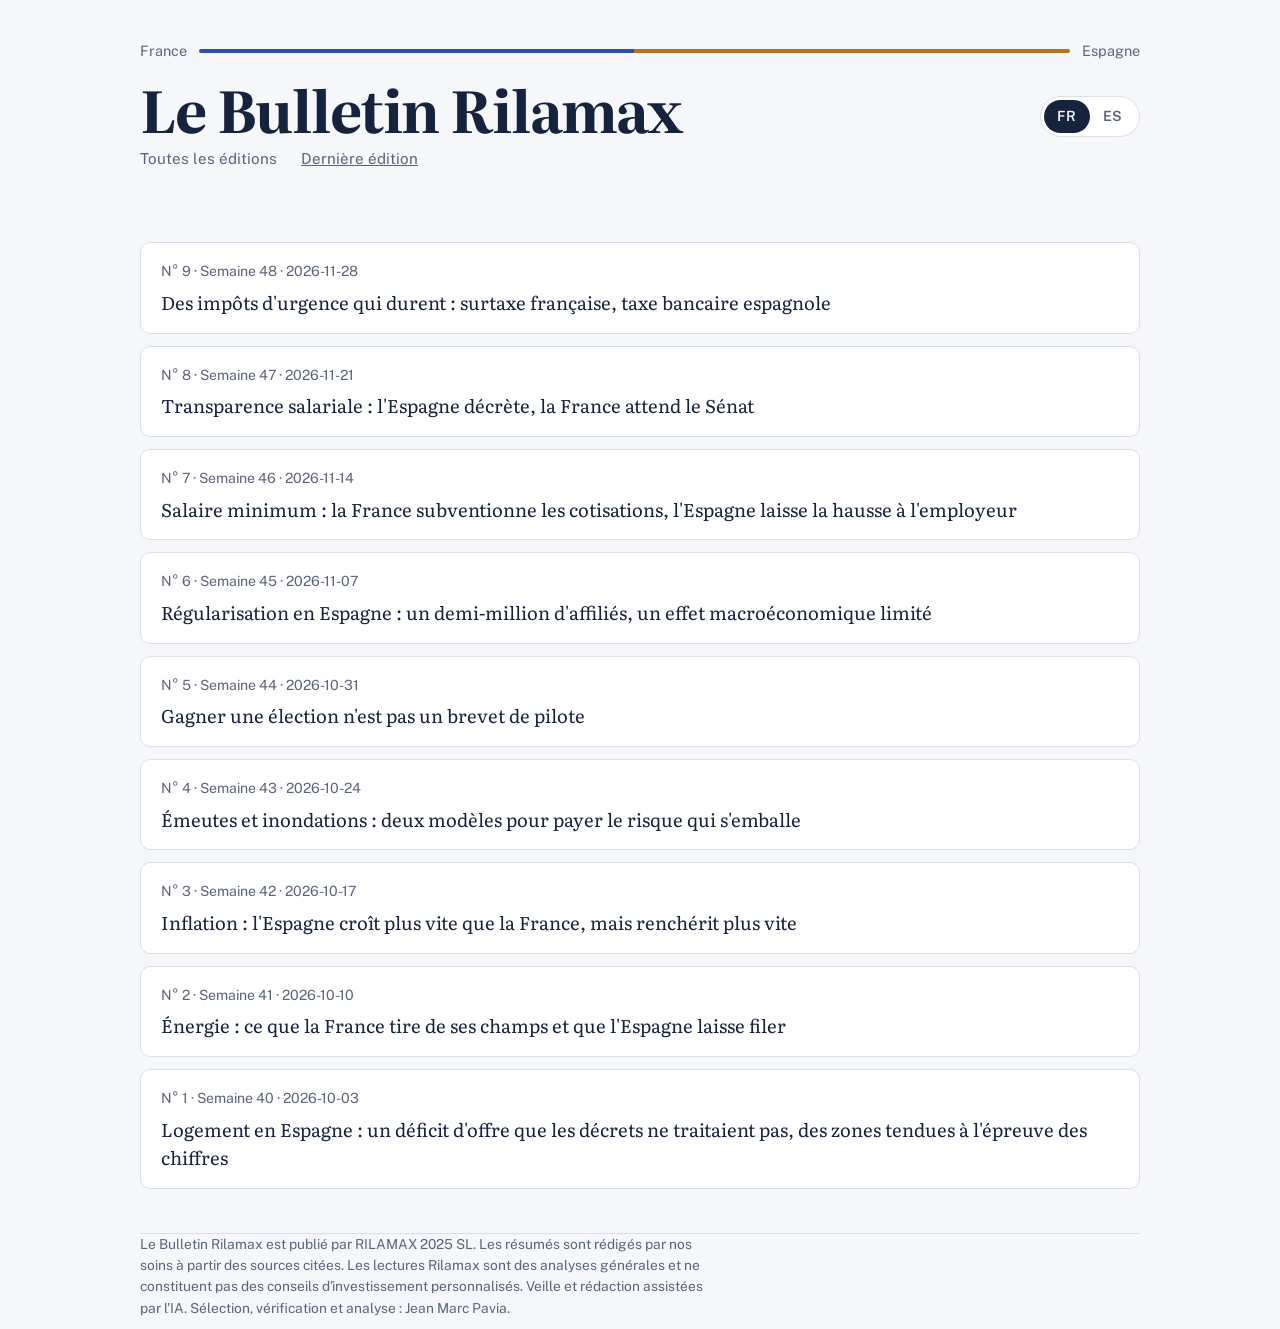
<file: site/archivo/index.html>
<!DOCTYPE html>
<html lang="fr">
<head>
<meta charset="utf-8">
<meta name="viewport" content="width=device-width, initial-scale=1, viewport-fit=cover">
<title>Le Bulletin Rilamax — Toutes les éditions</title>
<meta property="og:title" content="Le Bulletin Rilamax — Toutes les éditions">
<meta property="og:image" content="https://bulletin.rilamax.com/portada.png">
<link rel="preconnect" href="https://fonts.googleapis.com">
<link rel="preconnect" href="https://fonts.gstatic.com" crossorigin>
<link href="https://fonts.googleapis.com/css2?family=Literata:opsz,wght@7..72,400;7..72,600;7..72,700&family=Public+Sans:wght@400;500;600&display=swap" rel="stylesheet">
<style>

:root{
  --paper:#F5F7FA; --surface:#FFFFFF; --ink:#16233D; --muted:#5A6478; --rule:#D9DEE7;
  --fr:#2F4FA8; --fr-soft:#E7ECF8; --es:#B5751A; --es-soft:#F8EEDD;
  --note:#1F5C55; --note-soft:#E4F0EE;
  box-sizing:border-box;
  padding-top:env(safe-area-inset-top,0px); padding-bottom:env(safe-area-inset-bottom,0px);
}
@media (prefers-color-scheme:dark){
  :root:not([data-theme="light"]){
    --paper:#121A2B; --surface:#1A2438; --ink:#E8ECF3; --muted:#A3ADC0; --rule:#2E3A52;
    --fr:#8FA8F0; --fr-soft:#22305A; --es:#E5AE5C; --es-soft:#3A2D18;
    --note:#7FCBC0; --note-soft:#173532;
  }
}
:root[data-theme="dark"]{
  --paper:#121A2B; --surface:#1A2438; --ink:#E8ECF3; --muted:#A3ADC0; --rule:#2E3A52;
  --fr:#8FA8F0; --fr-soft:#22305A; --es:#E5AE5C; --es-soft:#3A2D18;
  --note:#7FCBC0; --note-soft:#173532;
}
*,*::before,*::after{box-sizing:inherit}
html{scroll-padding-top:calc(env(safe-area-inset-top,0px) + 64px);scroll-behavior:smooth}
@media (prefers-reduced-motion:reduce){html{scroll-behavior:auto}}
body{margin:0;background:var(--paper);color:var(--ink);font-family:"Public Sans",system-ui,-apple-system,"Segoe UI",sans-serif;font-size:16px;line-height:1.55}
a{color:inherit}
a:focus-visible{outline:2px solid var(--fr);outline-offset:3px;border-radius:4px}
.wrap{max-width:1040px;margin:0 auto;padding:0 1.25rem}
.serif{font-family:"Literata",Georgia,serif}

/* Masthead */
.mast{padding:2.5rem 0 1.75rem}
.bridge{display:flex;align-items:center;gap:.75rem;color:var(--muted);font-size:.9rem}
.bridge .line{flex:1;height:4px;border-radius:2px;background:linear-gradient(90deg,var(--fr) 0 50%,var(--es) 50% 100%)}
h1{font-family:"Literata",Georgia,serif;font-weight:700;font-size:clamp(2.2rem,6vw,3.6rem);line-height:1.05;letter-spacing:-.02em;margin:1rem 0 .5rem}
.meta{display:flex;flex-wrap:wrap;gap:.4rem 1.5rem;color:var(--muted);font-size:.95rem}

/* Sommaire */
.toc{position:sticky;top:0;z-index:5;background:var(--paper);border-top:1px solid var(--rule);border-bottom:1px solid var(--rule)}
.toc ul{list-style:none;margin:0;padding:.6rem 0;display:flex;gap:1.25rem;overflow-x:auto;white-space:nowrap;font-size:.92rem}
.toc a{text-decoration:none;color:var(--muted)}
.toc a:hover{color:var(--ink)}

section{padding:2.75rem 0;border-bottom:1px solid var(--rule)}
h2{font-family:"Literata",Georgia,serif;font-size:1.75rem;line-height:1.2;margin:0 0 1.25rem}
.lede{color:var(--muted);margin:-.75rem 0 1.5rem;max-width:62ch}

/* Edito */
.edito{display:grid;grid-template-columns:1fr;gap:2rem}
@media(min-width:780px){.edito{grid-template-columns:1.7fr 1fr}}
.edito .body p{font-family:"Literata",Georgia,serif;font-size:1.1rem;line-height:1.75;margin:0 0 1rem;max-width:62ch}
.edito .sign{font-size:.92rem;color:var(--muted)}
.keys{background:var(--surface);border:1px solid var(--rule);border-radius:12px;padding:1.4rem 1.5rem;align-self:start}
.keys h3{margin:0 0 .8rem;font-size:1rem}
.keys ol{margin:0;padding-left:1.2rem}
.keys li{margin:0 0 .6rem}

/* Chiffres */
.figs{display:grid;grid-template-columns:repeat(auto-fit,minmax(220px,1fr));gap:1rem}
.fig{background:var(--surface);border:1px solid var(--rule);border-top:4px solid var(--c);border-radius:4px 4px 10px 10px;padding:1.1rem 1.25rem}
.fig.fr{--c:var(--fr)} .fig.es{--c:var(--es)}
.fig strong{display:block;font-family:"Literata",Georgia,serif;font-size:2.2rem;line-height:1.05;color:var(--c)}
.fig span{display:block;margin-top:.5rem;font-size:.93rem}
.fig small{display:block;margin-top:.4rem;color:var(--muted);font-size:.8rem}

/* Dossier */
.dossier .intro{font-family:"Literata",Georgia,serif;font-size:1.1rem;line-height:1.75;max-width:66ch;margin:0 0 1.75rem}
.cols{display:grid;grid-template-columns:1fr;gap:1rem;margin-bottom:1.5rem}
@media(min-width:780px){.cols{grid-template-columns:repeat(3,1fr)}}
.col{background:var(--surface);border:1px solid var(--rule);border-radius:10px;padding:1.2rem 1.3rem}
.col h3{margin:0 0 .6rem;font-size:1.02rem}
.col ul{margin:0;padding-left:1.1rem}
.col li{margin:0 0 .55rem;font-size:.95rem}

/* Items */
.country-head{display:flex;align-items:center;gap:.75rem;margin:0 0 .5rem}
.country-head .bar{width:28px;height:6px;border-radius:3px;background:var(--c)}
.country-head.fr{--c:var(--fr)} .country-head.es{--c:var(--es)}
.item{display:grid;grid-template-columns:1fr;gap:1rem 2.5rem;padding:1.75rem 0;border-top:1px solid var(--rule)}
.item:first-of-type{border-top:0}
@media(min-width:780px){.item{grid-template-columns:1.5fr 1fr}}
.tag{display:inline-flex;align-items:center;gap:.5rem;font-size:.86rem;font-weight:600;padding:.2rem .65rem;border-radius:6px}
.tag.fr{background:var(--fr-soft);color:var(--fr)}
.tag.es{background:var(--es-soft);color:var(--es)}
.item h3{font-family:"Literata",Georgia,serif;font-size:1.35rem;line-height:1.25;margin:.7rem 0 .55rem;max-width:32ch}
.item .sum{margin:0 0 .8rem;max-width:62ch}
.src{font-size:.86rem;color:var(--muted)}
.src a{color:var(--muted);text-underline-offset:3px}
.lecture{align-self:start;background:var(--note-soft);border-left:3px solid var(--note);border-radius:0 10px 10px 0;padding:1.1rem 1.25rem}
.lecture h4{margin:0 0 .45rem;font-size:.93rem;font-weight:600;color:var(--note)}
.lecture p{margin:0;font-family:"Literata",Georgia,serif;font-size:1rem;line-height:1.65}

/* Agenda */
.agenda{list-style:none;margin:0;padding:0;display:grid;gap:.75rem}
.agenda li{display:grid;grid-template-columns:8.5rem 1fr;gap:1rem;background:var(--surface);border:1px solid var(--rule);border-radius:10px;padding:1rem 1.2rem}
@media(max-width:560px){.agenda li{grid-template-columns:1fr;gap:.25rem}}
.agenda .when{font-weight:600}
.agenda .what{max-width:62ch}

/* CTA + footer */
.cta{display:grid;grid-template-columns:1fr;gap:1.25rem;align-items:center}
@media(min-width:780px){.cta{grid-template-columns:1.6fr 1fr}}
.cta p{font-family:"Literata",Georgia,serif;font-size:1.1rem;margin:0;max-width:56ch}
.btn{display:inline-block;text-align:center;text-decoration:none;font-weight:600;background:var(--ink);color:var(--paper);padding:.85rem 1.3rem;border-radius:10px}
footer{padding:2rem 0 3rem;color:var(--muted);font-size:.86rem}
footer p{max-width:72ch;margin:0 0 .6rem}


.titlerow{display:flex;align-items:flex-end;justify-content:space-between;gap:1rem;flex-wrap:wrap}
.langs{display:inline-flex;border:1px solid var(--rule);border-radius:999px;padding:3px;background:var(--surface);margin-bottom:.6rem}
.langs button{font:inherit;font-size:.88rem;font-weight:600;border:0;background:transparent;color:var(--muted);padding:.35rem .85rem;border-radius:999px;cursor:pointer}
.langs button[aria-pressed="true"]{background:var(--ink);color:var(--paper)}
.langs button:focus-visible{outline:2px solid var(--fr);outline-offset:2px}
.edition[hidden]{display:none}

.dfigs{display:grid;grid-template-columns:repeat(auto-fit,minmax(200px,1fr));gap:1px;background:var(--rule);border:1px solid var(--rule);border-radius:12px;overflow:hidden;margin:0 0 2.25rem}
.dfigs div{background:var(--surface);padding:1.1rem 1.25rem}
.dfigs strong{display:block;font-family:"Literata",Georgia,serif;font-size:1.9rem;line-height:1.1;color:var(--es)}
.dfigs span{display:block;margin-top:.35rem;font-size:.9rem;color:var(--muted)}
.longform{max-width:none}
.longform>h3,.longform>p,.longform>.debate{max-width:68ch}
.longform>figure{max-width:860px}
.longform h3{font-family:"Literata",Georgia,serif;font-size:1.3rem;line-height:1.3;margin:2.25rem 0 .75rem}
.longform h3:first-child{margin-top:0}
.longform p{font-family:"Literata",Georgia,serif;font-size:1.06rem;line-height:1.78;margin:0 0 1.1rem}
.chart{margin:1.5rem 0;padding:1.1rem 1.25rem;background:var(--surface);border:1px solid var(--rule);border-radius:10px}
.bar-row{display:grid;grid-template-columns:9.5rem 1fr 5.5rem;align-items:center;gap:.75rem;margin:.45rem 0;font-size:.92rem}
.bar-row .bar{display:block;height:14px;border-radius:7px;background:#D9DEE7;background:var(--rule);overflow:hidden}
.bar-row .fill{display:block;height:14px;width:0;border-radius:7px;background:#B5751A;background:var(--es)}
.bar-row .fill.c-muted{background:#5A6478;background:var(--muted)}
.bar-row .fill.c-fr{background:#2F4FA8;background:var(--fr)}
.bar-row .val{font-weight:600;text-align:right}
.chart figcaption{margin-top:.6rem;font-size:.8rem;color:var(--muted)}
@media(max-width:560px){.bar-row{grid-template-columns:1fr auto}.bar-row .bar{grid-column:1/-1;order:3}}
.debate{margin:1.5rem 0;padding:1rem 1.25rem;border:1px dashed var(--rule);border-radius:10px}
.debate h4,.watch h4{margin:0 0 .4rem;font-size:.95rem}
.debate p,.watch p{margin:0;font-size:.97rem;font-family:"Public Sans",system-ui,sans-serif;line-height:1.6}
.dossier .lecture{margin-top:2rem;max-width:none}
.dossier .lecture p{font-size:1.06rem}
.watch{margin:1.25rem 0;padding:1rem 1.25rem;background:var(--es-soft);border-radius:10px}
.dossier .src{margin-top:1rem;line-height:1.7}

.archive ul{list-style:none;margin:0;padding:0;display:grid;gap:.5rem}
.archive a{text-underline-offset:3px}
.archive li span{color:var(--muted);font-size:.9rem;margin-left:.5rem}
.bar-row .fill.w1{width:1%}.bar-row .fill.w2{width:2%}.bar-row .fill.w3{width:3%}.bar-row .fill.w4{width:4%}.bar-row .fill.w5{width:5%}.bar-row .fill.w6{width:6%}.bar-row .fill.w7{width:7%}.bar-row .fill.w8{width:8%}.bar-row .fill.w9{width:9%}.bar-row .fill.w10{width:10%}.bar-row .fill.w11{width:11%}.bar-row .fill.w12{width:12%}.bar-row .fill.w13{width:13%}.bar-row .fill.w14{width:14%}.bar-row .fill.w15{width:15%}.bar-row .fill.w16{width:16%}.bar-row .fill.w17{width:17%}.bar-row .fill.w18{width:18%}.bar-row .fill.w19{width:19%}.bar-row .fill.w20{width:20%}.bar-row .fill.w21{width:21%}.bar-row .fill.w22{width:22%}.bar-row .fill.w23{width:23%}.bar-row .fill.w24{width:24%}.bar-row .fill.w25{width:25%}.bar-row .fill.w26{width:26%}.bar-row .fill.w27{width:27%}.bar-row .fill.w28{width:28%}.bar-row .fill.w29{width:29%}.bar-row .fill.w30{width:30%}.bar-row .fill.w31{width:31%}.bar-row .fill.w32{width:32%}.bar-row .fill.w33{width:33%}.bar-row .fill.w34{width:34%}.bar-row .fill.w35{width:35%}.bar-row .fill.w36{width:36%}.bar-row .fill.w37{width:37%}.bar-row .fill.w38{width:38%}.bar-row .fill.w39{width:39%}.bar-row .fill.w40{width:40%}.bar-row .fill.w41{width:41%}.bar-row .fill.w42{width:42%}.bar-row .fill.w43{width:43%}.bar-row .fill.w44{width:44%}.bar-row .fill.w45{width:45%}.bar-row .fill.w46{width:46%}.bar-row .fill.w47{width:47%}.bar-row .fill.w48{width:48%}.bar-row .fill.w49{width:49%}.bar-row .fill.w50{width:50%}.bar-row .fill.w51{width:51%}.bar-row .fill.w52{width:52%}.bar-row .fill.w53{width:53%}.bar-row .fill.w54{width:54%}.bar-row .fill.w55{width:55%}.bar-row .fill.w56{width:56%}.bar-row .fill.w57{width:57%}.bar-row .fill.w58{width:58%}.bar-row .fill.w59{width:59%}.bar-row .fill.w60{width:60%}.bar-row .fill.w61{width:61%}.bar-row .fill.w62{width:62%}.bar-row .fill.w63{width:63%}.bar-row .fill.w64{width:64%}.bar-row .fill.w65{width:65%}.bar-row .fill.w66{width:66%}.bar-row .fill.w67{width:67%}.bar-row .fill.w68{width:68%}.bar-row .fill.w69{width:69%}.bar-row .fill.w70{width:70%}.bar-row .fill.w71{width:71%}.bar-row .fill.w72{width:72%}.bar-row .fill.w73{width:73%}.bar-row .fill.w74{width:74%}.bar-row .fill.w75{width:75%}.bar-row .fill.w76{width:76%}.bar-row .fill.w77{width:77%}.bar-row .fill.w78{width:78%}.bar-row .fill.w79{width:79%}.bar-row .fill.w80{width:80%}.bar-row .fill.w81{width:81%}.bar-row .fill.w82{width:82%}.bar-row .fill.w83{width:83%}.bar-row .fill.w84{width:84%}.bar-row .fill.w85{width:85%}.bar-row .fill.w86{width:86%}.bar-row .fill.w87{width:87%}.bar-row .fill.w88{width:88%}.bar-row .fill.w89{width:89%}.bar-row .fill.w90{width:90%}.bar-row .fill.w91{width:91%}.bar-row .fill.w92{width:92%}.bar-row .fill.w93{width:93%}.bar-row .fill.w94{width:94%}.bar-row .fill.w95{width:95%}.bar-row .fill.w96{width:96%}.bar-row .fill.w97{width:97%}.bar-row .fill.w98{width:98%}.bar-row .fill.w99{width:99%}.bar-row .fill.w100{width:100%}

.glossary{margin:0;display:grid;grid-template-columns:1fr;gap:.6rem}
@media(min-width:780px){.glossary{grid-template-columns:1fr 1fr}}
.glossary div{background:var(--surface);border:1px solid var(--rule);border-radius:10px;padding:.9rem 1.1rem}
.glossary dt{font-weight:600;color:var(--fr);margin:0 0 .2rem}
.glossary dd{margin:0;font-size:.95rem;line-height:1.55}

.chart-t{margin:0 0 .7rem;font-weight:600;font-size:.95rem}
.bar-row .fill{transition:width 1.1s cubic-bezier(.2,.7,.2,1)}
.chart.pre .bar-row .fill,.chart.pre .seg{width:0 !important}
.mix-row{display:grid;grid-template-columns:6.5rem 1fr;align-items:center;gap:.75rem;margin:.55rem 0;font-size:.92rem}
.mix-bar{display:flex;height:30px;border-radius:7px;overflow:hidden;background:var(--rule)}
.seg{display:flex;align-items:center;justify-content:center;height:100%;width:0;color:#fff;font-style:normal;font-size:.75rem;font-weight:600;position:relative;transition:width 1.2s cubic-bezier(.2,.7,.2,1);cursor:default;outline:none}
.seg i{font-style:normal;white-space:nowrap;overflow:hidden}
.seg:hover,.seg:focus{filter:brightness(1.12)}
.mix-legend{display:flex;flex-wrap:wrap;gap:.4rem 1rem;margin-top:.75rem;font-size:.82rem;color:var(--muted)}
.mix-legend b{display:inline-block;width:.8rem;height:.8rem;border-radius:3px;margin-right:.35rem;vertical-align:-1px}
.k-nuclear{background:#6C4AB6}.k-fosil{background:#5A6478}.k-eolica{background:#2F8F83}.k-solar{background:#D9A21B}.k-hidro{background:#2F4FA8}.k-biomasa{background:#7A9A3A}.k-otros{background:#A3ADC0}
.mix .chart.pre .seg{width:0}
.seg[class*=" w"]{flex:none}
.seg.w1{width:1%}.seg.w2{width:2%}.seg.w3{width:3%}.seg.w4{width:4%}.seg.w5{width:5%}.seg.w6{width:6%}.seg.w7{width:7%}.seg.w8{width:8%}.seg.w9{width:9%}.seg.w10{width:10%}.seg.w11{width:11%}.seg.w12{width:12%}.seg.w13{width:13%}.seg.w14{width:14%}.seg.w15{width:15%}.seg.w16{width:16%}.seg.w17{width:17%}.seg.w18{width:18%}.seg.w19{width:19%}.seg.w20{width:20%}.seg.w21{width:21%}.seg.w22{width:22%}.seg.w23{width:23%}.seg.w24{width:24%}.seg.w25{width:25%}.seg.w26{width:26%}.seg.w27{width:27%}.seg.w28{width:28%}.seg.w29{width:29%}.seg.w30{width:30%}.seg.w31{width:31%}.seg.w32{width:32%}.seg.w33{width:33%}.seg.w34{width:34%}.seg.w35{width:35%}.seg.w36{width:36%}.seg.w37{width:37%}.seg.w38{width:38%}.seg.w39{width:39%}.seg.w40{width:40%}.seg.w41{width:41%}.seg.w42{width:42%}.seg.w43{width:43%}.seg.w44{width:44%}.seg.w45{width:45%}.seg.w46{width:46%}.seg.w47{width:47%}.seg.w48{width:48%}.seg.w49{width:49%}.seg.w50{width:50%}.seg.w51{width:51%}.seg.w52{width:52%}.seg.w53{width:53%}.seg.w54{width:54%}.seg.w55{width:55%}.seg.w56{width:56%}.seg.w57{width:57%}.seg.w58{width:58%}.seg.w59{width:59%}.seg.w60{width:60%}.seg.w61{width:61%}.seg.w62{width:62%}.seg.w63{width:63%}.seg.w64{width:64%}.seg.w65{width:65%}.seg.w66{width:66%}.seg.w67{width:67%}.seg.w68{width:68%}.seg.w69{width:69%}.seg.w70{width:70%}.seg.w71{width:71%}.seg.w72{width:72%}.seg.w73{width:73%}.seg.w74{width:74%}.seg.w75{width:75%}.seg.w76{width:76%}.seg.w77{width:77%}.seg.w78{width:78%}.seg.w79{width:79%}.seg.w80{width:80%}.seg.w81{width:81%}.seg.w82{width:82%}.seg.w83{width:83%}.seg.w84{width:84%}.seg.w85{width:85%}.seg.w86{width:86%}.seg.w87{width:87%}.seg.w88{width:88%}.seg.w89{width:89%}.seg.w90{width:90%}.seg.w91{width:91%}.seg.w92{width:92%}.seg.w93{width:93%}.seg.w94{width:94%}.seg.w95{width:95%}.seg.w96{width:96%}.seg.w97{width:97%}.seg.w98{width:98%}.seg.w99{width:99%}.seg.w100{width:100%}

.seg{cursor:pointer}
.seg.on{filter:brightness(1.18);box-shadow:inset 0 0 0 2px rgba(255,255,255,.85)}
.mix-info{margin:.7rem 0 0;padding:.5rem .75rem;border-radius:8px;background:var(--paper);font-size:.88rem;color:var(--muted);min-height:1.2em}
.mix-info.act{color:var(--ink);font-weight:600;background:var(--fr-soft)}
.cite{font-family:"Public Sans",system-ui,sans-serif;font-size:.78rem;color:var(--muted);white-space:normal}
.cite a{color:var(--muted);text-underline-offset:2px}
.illus{margin:1.6rem 0;padding:1.1rem 1.25rem;background:var(--surface);border:1px solid var(--rule);border-radius:10px}
.illus figcaption,.cmp figcaption{margin-top:.6rem;font-size:.8rem;color:var(--muted);font-family:"Public Sans",system-ui,sans-serif}
.cmp{margin:1.75rem 0;padding:1.1rem 1.25rem;background:var(--surface);border:1px solid var(--rule);border-radius:10px;max-width:none}
.cmp-wrap{overflow-x:auto}
.cmp table{width:100%;border-collapse:collapse;font-size:.88rem;font-family:"Public Sans",system-ui,sans-serif;min-width:560px}
.cmp th,.cmp td{text-align:left;padding:.55rem .6rem;border-bottom:1px solid var(--rule);vertical-align:top}
.cmp thead th{font-weight:600;color:var(--muted);font-size:.8rem;text-transform:uppercase;letter-spacing:.03em}
.cmp thead th:nth-child(2){color:var(--fr)}.cmp thead th:nth-child(3){color:var(--es)}
.cmp tbody th{font-weight:600}
.cmp td{white-space:nowrap}
.cmp td.src-cell{white-space:normal}
.cmp td.src-cell .cite{font-size:.75rem}
.longform .cmp,.longform .illus{max-width:none}

.mix-info{font-family:"Public Sans",system-ui,sans-serif !important;font-size:.88rem !important;line-height:1.5 !important}
.cmp td.src-cell{min-width:9rem}

.lecture p+p{margin-top:.8rem}

.ctx{margin:.2rem 0 .9rem;padding:.75rem 1rem;background:var(--paper);border:1px solid var(--rule);border-radius:8px;max-width:62ch}
.ctx-l{display:inline-block;font-size:.72rem;font-weight:700;letter-spacing:.08em;text-transform:uppercase;color:var(--muted);margin-bottom:.25rem}
.ctx p{margin:0;font-size:.95rem;line-height:1.6}
.fig .cmp-o{display:block;margin-top:.45rem;font-style:normal;font-size:.85rem;font-weight:600;padding-top:.4rem;border-top:1px dashed var(--rule)}
.fig .cmp-o.fr{color:var(--fr)}.fig .cmp-o.es{color:var(--es)}

.ed-list{list-style:none;margin:0;padding:0;display:grid;gap:.75rem}
.ed-list a{display:block;text-decoration:none;background:var(--surface);border:1px solid var(--rule);border-radius:10px;padding:1rem 1.25rem}
.ed-list a:hover{border-color:var(--fr)}
.ed-list .n{font-size:.88rem;color:var(--muted)}
.ed-list .t{display:block;font-family:"Literata",Georgia,serif;font-size:1.15rem;margin-top:.25rem}
</style>
</head>
<body>

<div class="edition" data-lang="fr" lang="fr">
<header class="mast"><div class="wrap">
  <div class="bridge"><span>France</span><span class="line" aria-hidden="true"></span><span>Espagne</span></div>
  <div class="titlerow"><h1>Le Bulletin Rilamax</h1>
    <div class="langs" role="group" aria-label="Langue"><button type="button" data-set="fr" aria-pressed="true">FR</button><button type="button" data-set="es" aria-pressed="false">ES</button></div>
  </div>
  <div class="meta"><span>Toutes les éditions</span><span><a href="/?lang=fr">Dernière édition</a></span></div>
</div></header>
<main class="wrap"><section>
  <ul class="ed-list"><li><a href="/ediciones/2026-11-28/?lang=fr"><span class="n">N° 9 · Semaine 48 · 2026-11-28</span><span class="t">Des impôts d&#39;urgence qui durent : surtaxe française, taxe bancaire espagnole</span></a></li><li><a href="/ediciones/2026-11-21/?lang=fr"><span class="n">N° 8 · Semaine 47 · 2026-11-21</span><span class="t">Transparence salariale : l&#39;Espagne décrète, la France attend le Sénat</span></a></li><li><a href="/ediciones/2026-11-14/?lang=fr"><span class="n">N° 7 · Semaine 46 · 2026-11-14</span><span class="t">Salaire minimum : la France subventionne les cotisations, l&#39;Espagne laisse la hausse à l&#39;employeur</span></a></li><li><a href="/ediciones/2026-11-07/?lang=fr"><span class="n">N° 6 · Semaine 45 · 2026-11-07</span><span class="t">Régularisation en Espagne : un demi-million d&#39;affiliés, un effet macroéconomique limité</span></a></li><li><a href="/ediciones/2026-10-31/?lang=fr"><span class="n">N° 5 · Semaine 44 · 2026-10-31</span><span class="t">Gagner une élection n&#39;est pas un brevet de pilote</span></a></li><li><a href="/ediciones/2026-10-24/?lang=fr"><span class="n">N° 4 · Semaine 43 · 2026-10-24</span><span class="t">Émeutes et inondations : deux modèles pour payer le risque qui s&#39;emballe</span></a></li><li><a href="/ediciones/2026-10-17/?lang=fr"><span class="n">N° 3 · Semaine 42 · 2026-10-17</span><span class="t">Inflation : l&#39;Espagne croît plus vite que la France, mais renchérit plus vite</span></a></li><li><a href="/ediciones/2026-10-10/?lang=fr"><span class="n">N° 2 · Semaine 41 · 2026-10-10</span><span class="t">Énergie : ce que la France tire de ses champs et que l&#39;Espagne laisse filer</span></a></li><li><a href="/ediciones/2026-10-03/?lang=fr"><span class="n">N° 1 · Semaine 40 · 2026-10-03</span><span class="t">Logement en Espagne : un déficit d&#39;offre que les décrets ne traitaient pas, des zones tendues à l&#39;épreuve des chiffres</span></a></li></ul>
</section></main>
<footer class="wrap"><p>Le Bulletin Rilamax est publié par RILAMAX 2025 SL. Les résumés sont rédigés par nos soins à partir des sources citées. Les lectures Rilamax sont des analyses générales et ne constituent pas des conseils d&#39;investissement personnalisés. Veille et rédaction assistées par l&#39;IA. Sélection, vérification et analyse : Jean Marc Pavia.</p></footer>
</div>

<div class="edition" data-lang="es" lang="es" hidden>
<header class="mast"><div class="wrap">
  <div class="bridge"><span>Francia</span><span class="line" aria-hidden="true"></span><span>España</span></div>
  <div class="titlerow"><h1>El Boletín Rilamax</h1>
    <div class="langs" role="group" aria-label="Idioma"><button type="button" data-set="fr" aria-pressed="false">FR</button><button type="button" data-set="es" aria-pressed="true">ES</button></div>
  </div>
  <div class="meta"><span>Todas las ediciones</span><span><a href="/?lang=es">Última edición</a></span></div>
</div></header>
<main class="wrap"><section>
  <ul class="ed-list"><li><a href="/ediciones/2026-11-28/?lang=es"><span class="n">N.º 9 · Semana 48 · 2026-11-28</span><span class="t">Impuestos de urgencia que duran: recargo francés, impuesto bancario español</span></a></li><li><a href="/ediciones/2026-11-21/?lang=es"><span class="n">N.º 8 · Semana 47 · 2026-11-21</span><span class="t">Transparencia salarial: España decreta, Francia espera al Senado</span></a></li><li><a href="/ediciones/2026-11-14/?lang=es"><span class="n">N.º 7 · Semana 46 · 2026-11-14</span><span class="t">Salario mínimo: Francia subvenciona las cotizaciones, España deja la subida al empleador</span></a></li><li><a href="/ediciones/2026-11-07/?lang=es"><span class="n">N.º 6 · Semana 45 · 2026-11-07</span><span class="t">Regularización en España: medio millón de afiliados, un efecto macroeconómico limitado</span></a></li><li><a href="/ediciones/2026-10-31/?lang=es"><span class="n">N.º 5 · Semana 44 · 2026-10-31</span><span class="t">Ganar unas elecciones no es una licencia de piloto</span></a></li><li><a href="/ediciones/2026-10-24/?lang=es"><span class="n">N.º 4 · Semana 43 · 2026-10-24</span><span class="t">Disturbios e inundaciones: dos modelos para pagar un riesgo que se desboca</span></a></li><li><a href="/ediciones/2026-10-17/?lang=es"><span class="n">N.º 3 · Semana 42 · 2026-10-17</span><span class="t">Inflación: España crece más deprisa que Francia, pero se encarece más deprisa</span></a></li><li><a href="/ediciones/2026-10-10/?lang=es"><span class="n">N.º 2 · Semana 41 · 2026-10-10</span><span class="t">Energía: lo que Francia saca de sus campos y España deja escapar</span></a></li><li><a href="/ediciones/2026-10-03/?lang=es"><span class="n">N.º 1 · Semana 40 · 2026-10-03</span><span class="t">Vivienda en España: un déficit de oferta que los decretos no abordaban y unas zonas tensionadas puestas a prueba por los datos</span></a></li></ul>
</section></main>
<footer class="wrap"><p>El Boletín Rilamax lo publica RILAMAX 2025 SL. Los resúmenes son de elaboración propia a partir de las fuentes citadas. Las lecturas Rilamax son análisis generales y no constituyen asesoramiento de inversión personalizado. Seguimiento y redacción asistidos por IA. Selección, verificación y análisis: Jean Marc Pavia.</p></footer>
</div>

<script>
(function(){
  function setLang(l){
    document.querySelectorAll('.edition').forEach(function(e){e.hidden=e.dataset.lang!==l});
    document.documentElement.lang=l;
    try{localStorage.setItem('rilamax-lang',l)}catch(e){}
  }
  document.querySelectorAll('.langs button').forEach(function(b){b.addEventListener('click',function(){setLang(b.dataset.set)})});
  var p=new URLSearchParams(location.search).get('lang'); var saved=null;
  try{saved=localStorage.getItem('rilamax-lang')}catch(e){}
  var l=(p==='es'||p==='fr')?p:saved; if(l==='es'||l==='fr') setLang(l);
})();
</script>
</body>
</html>
</file>
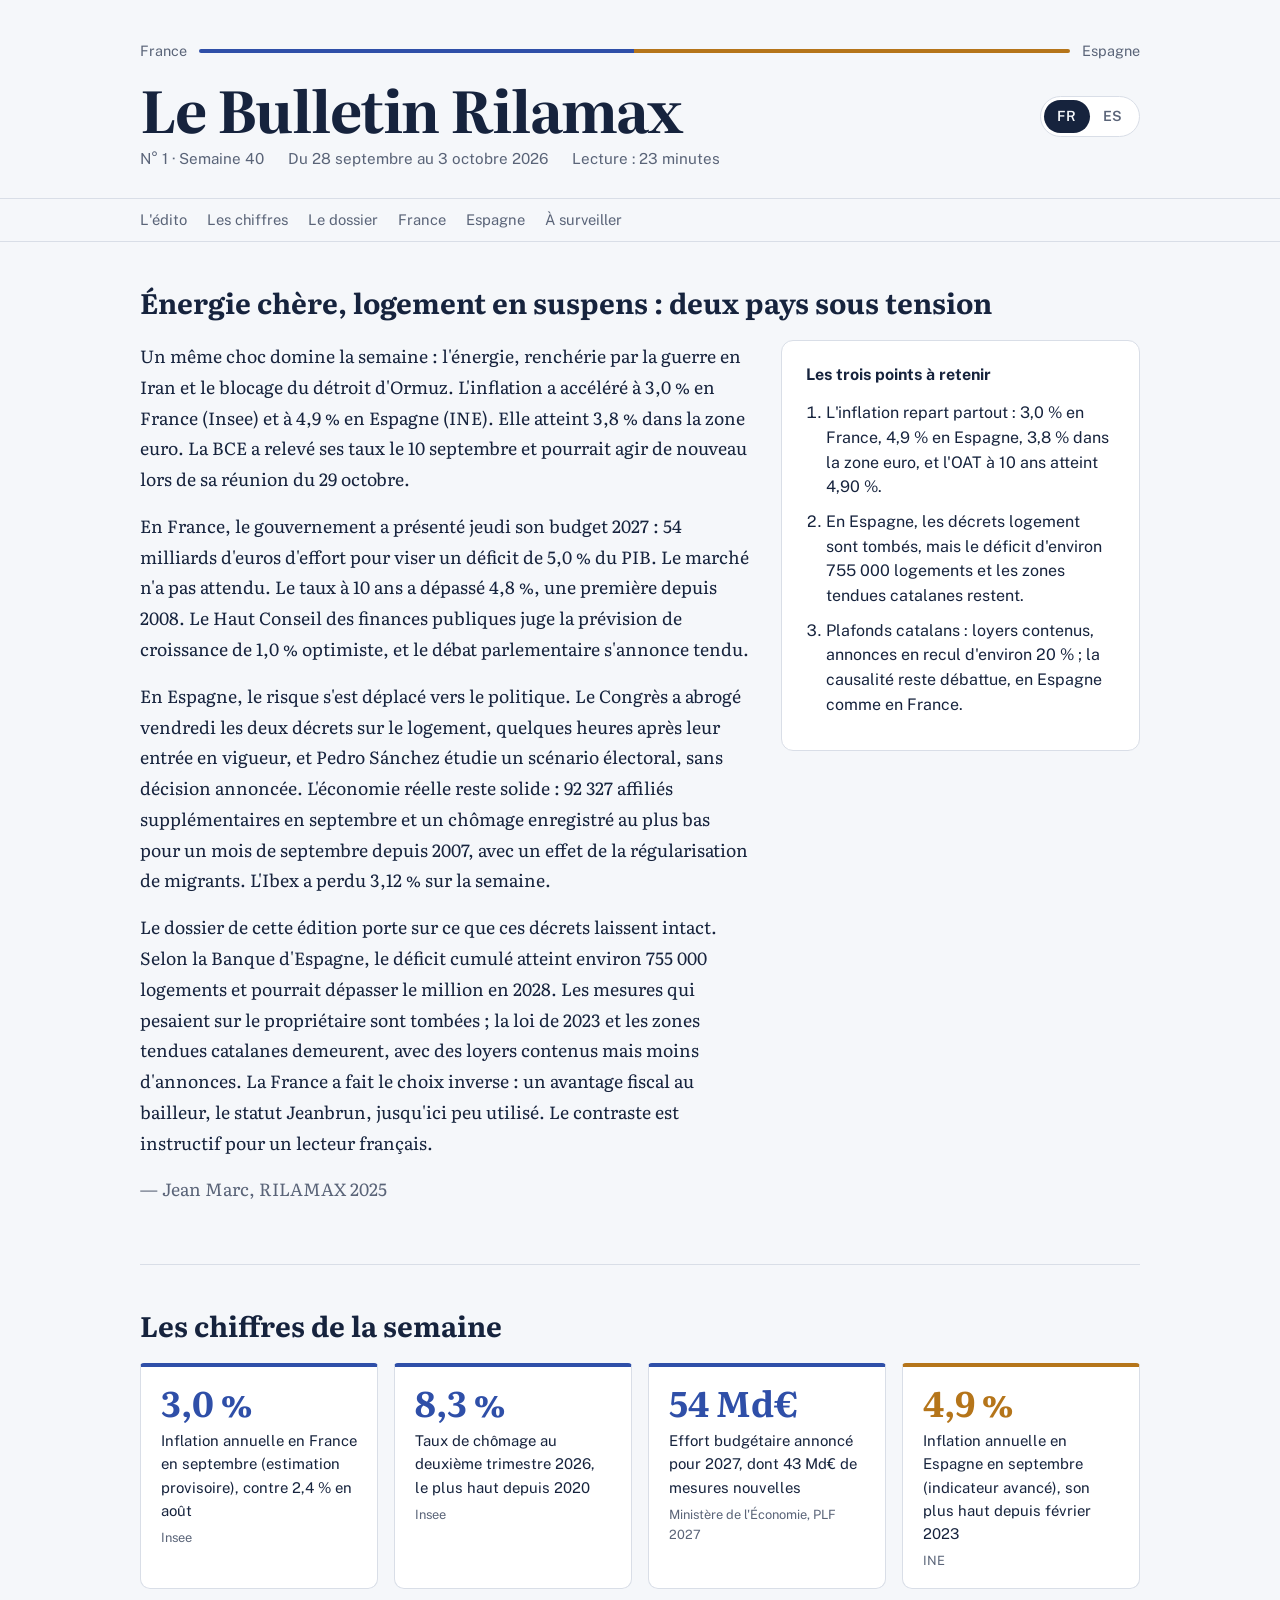
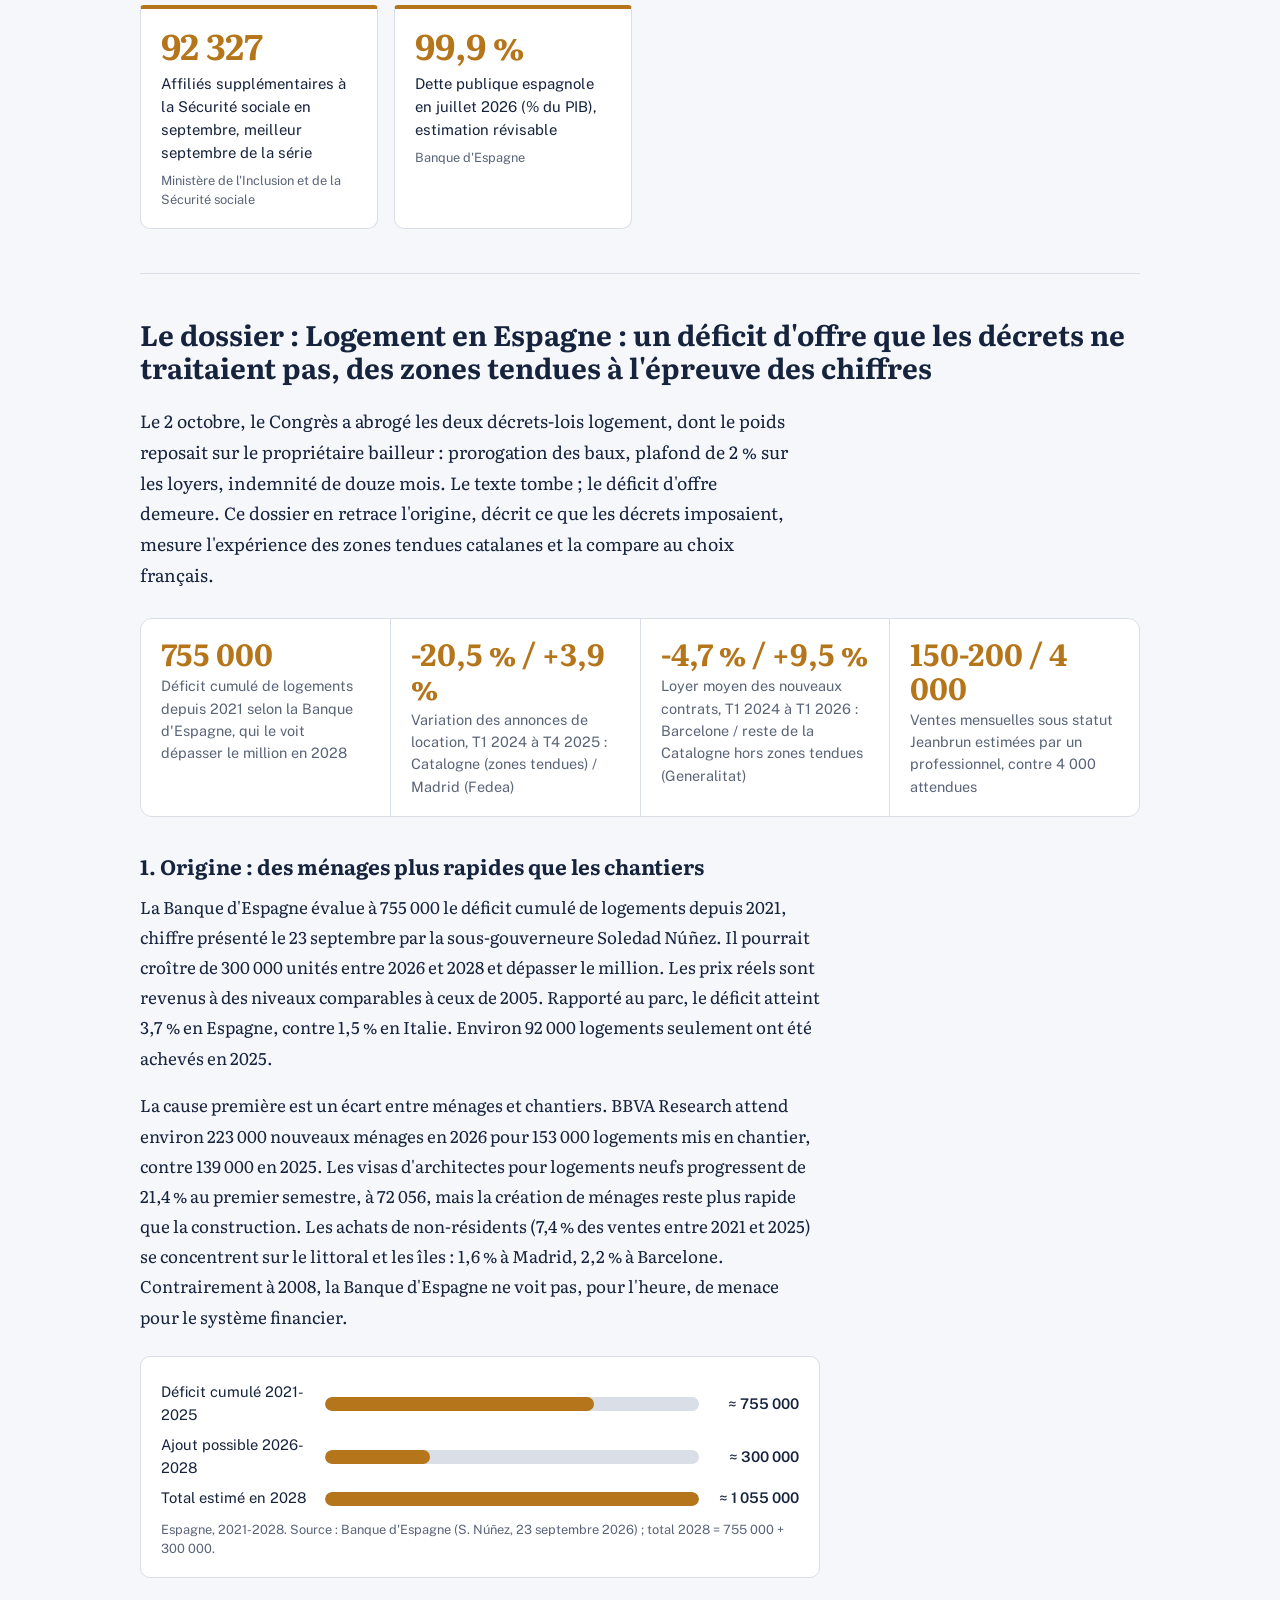
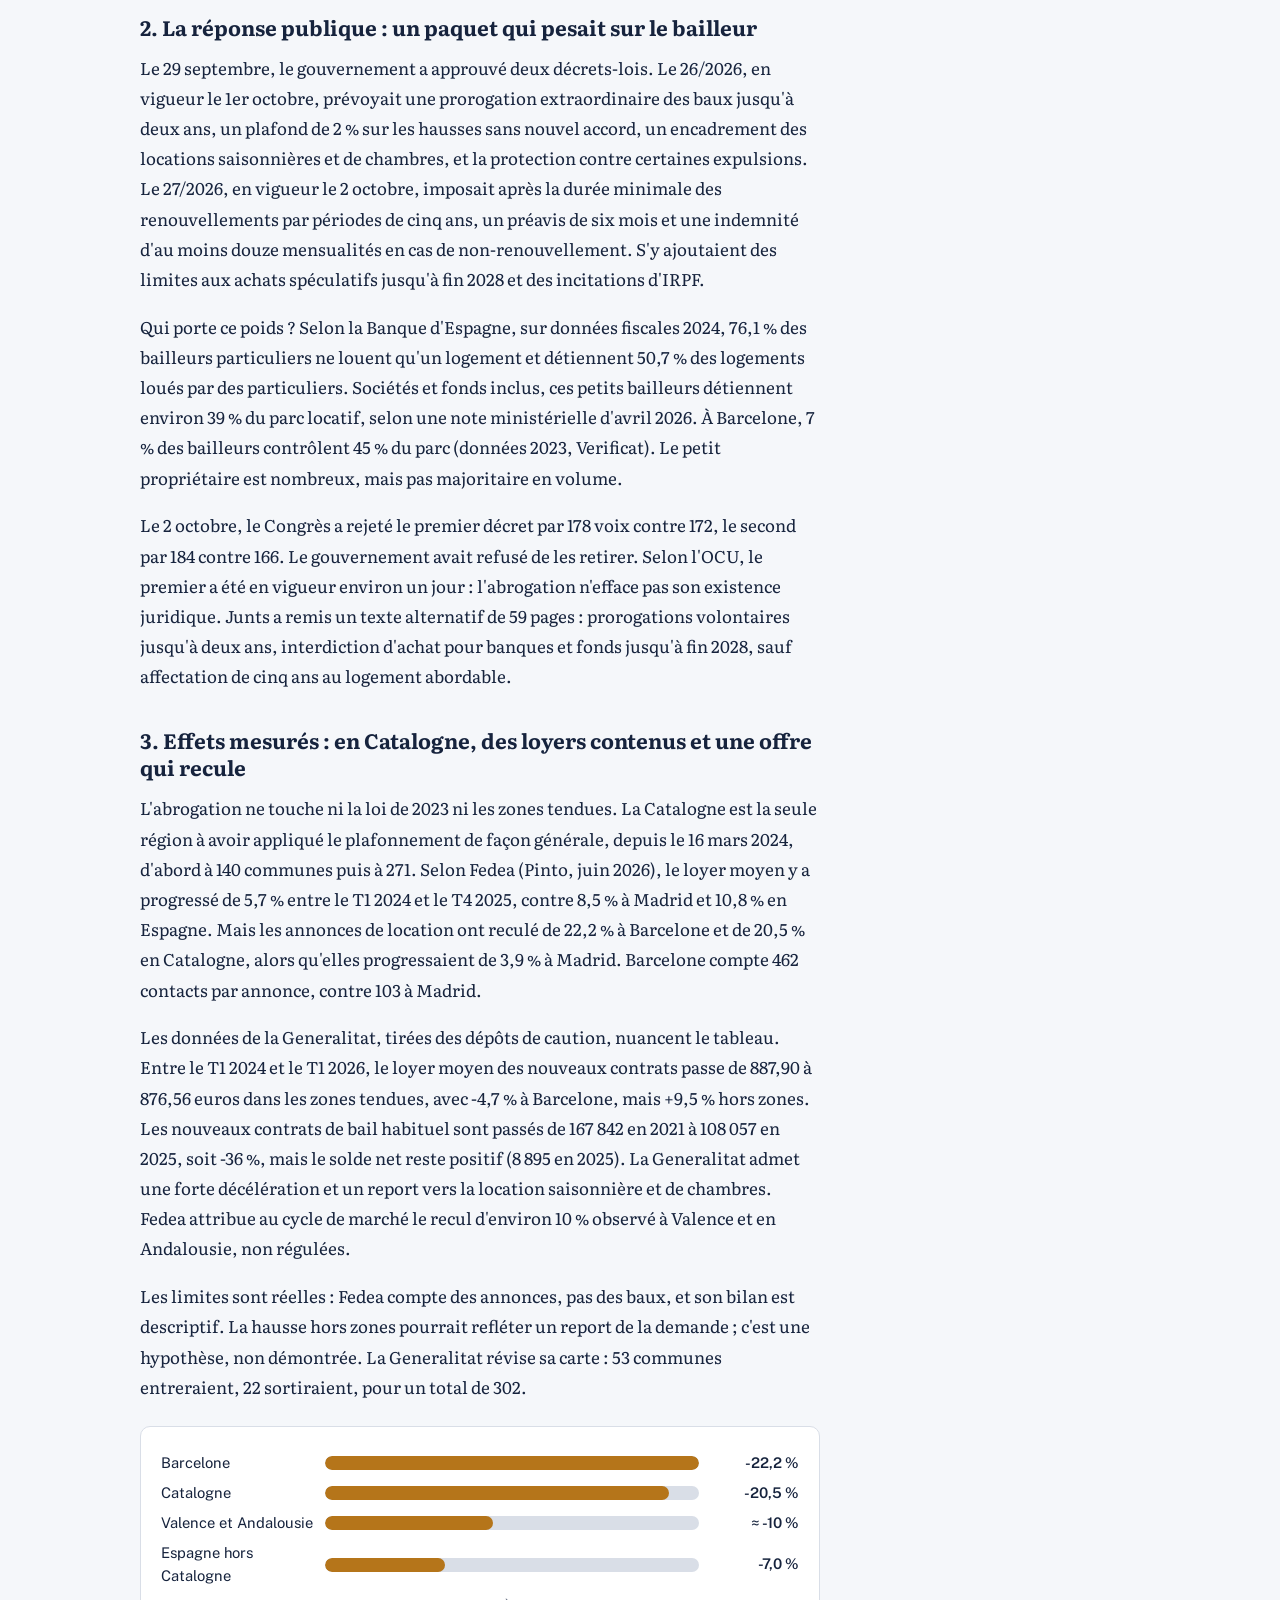
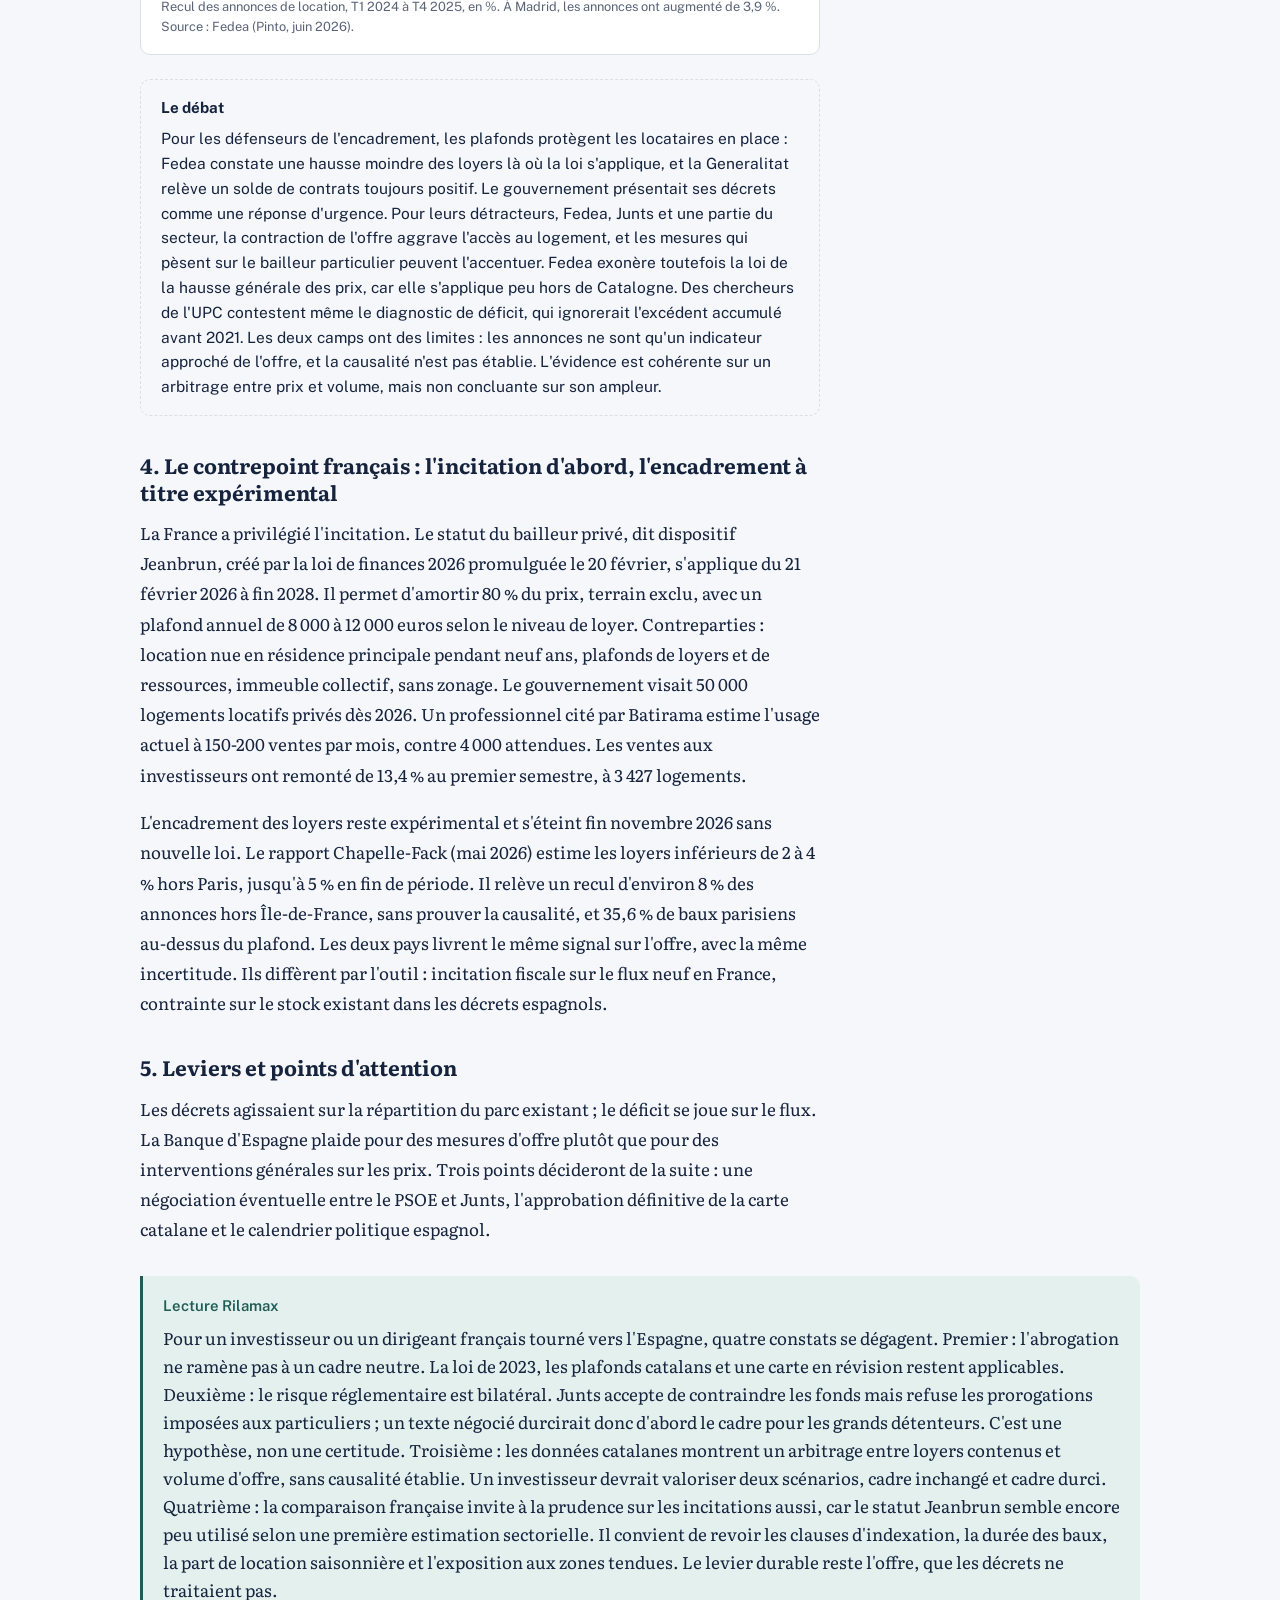
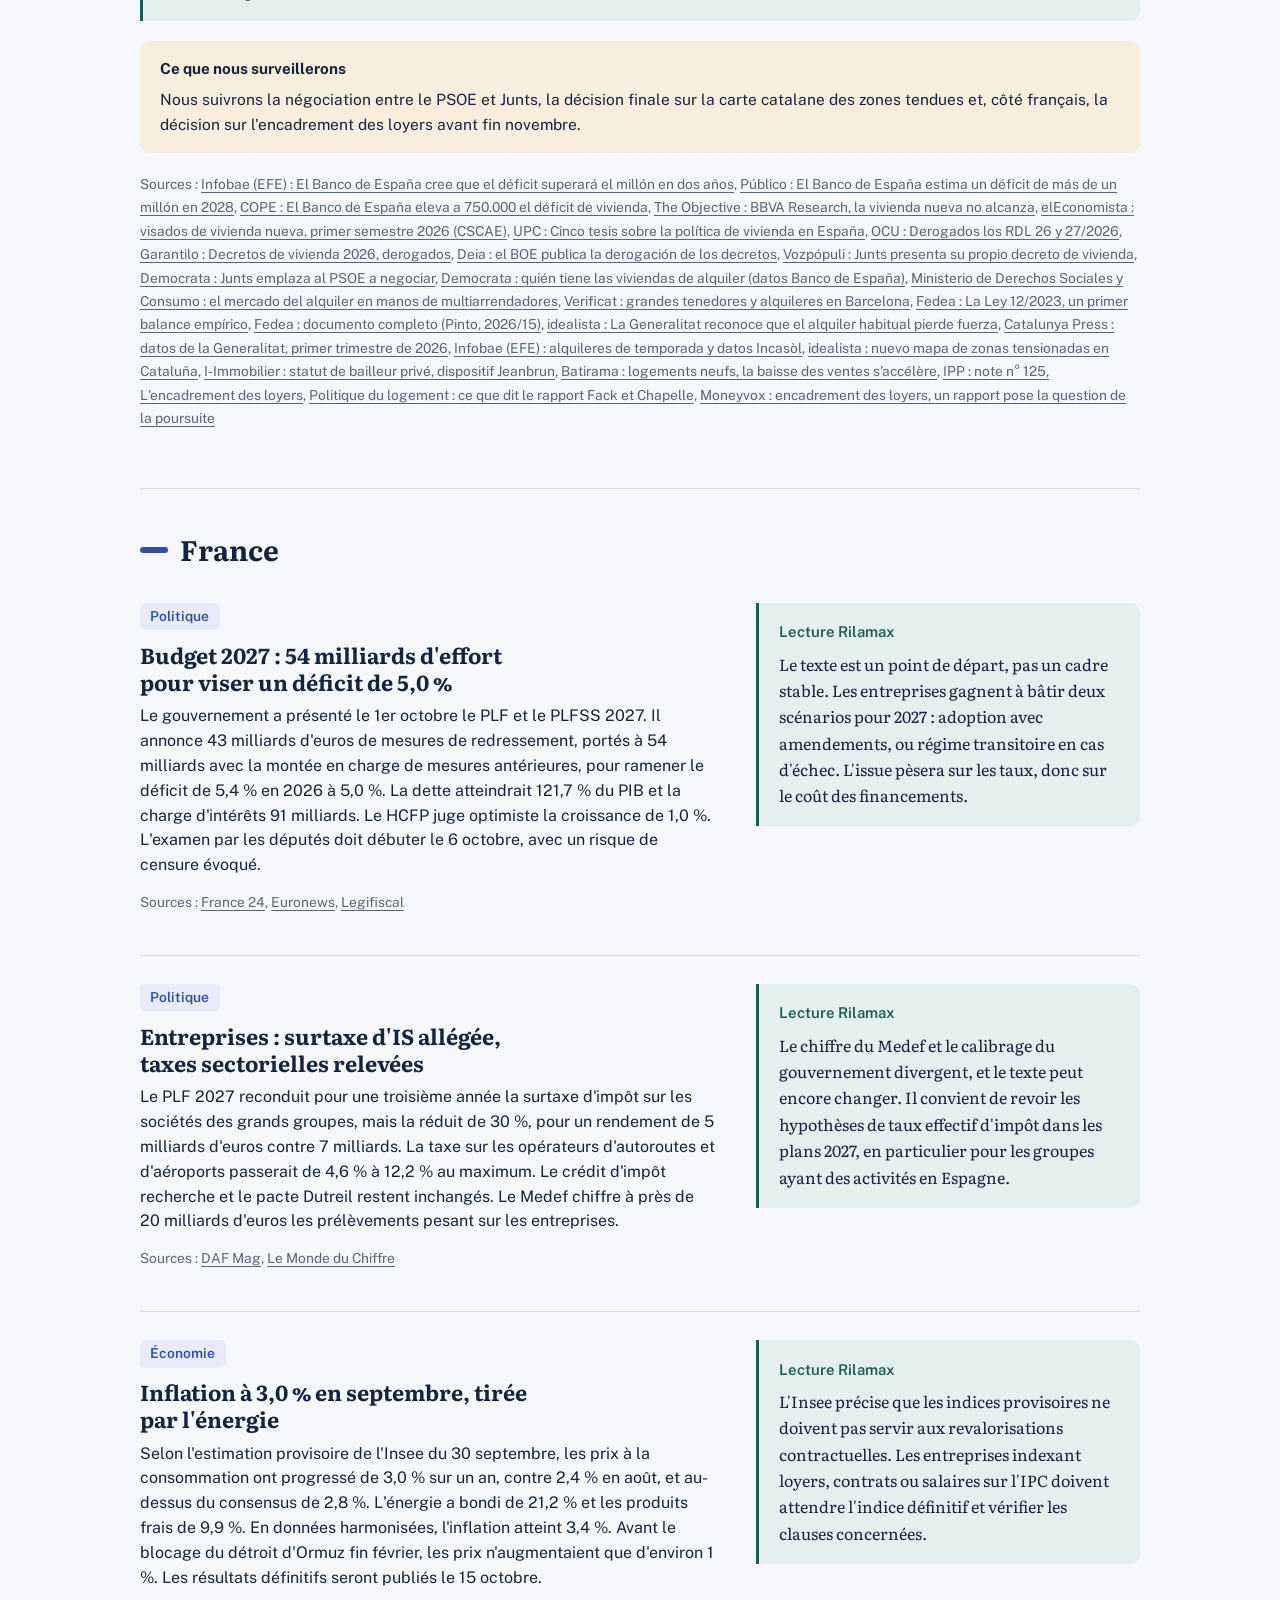
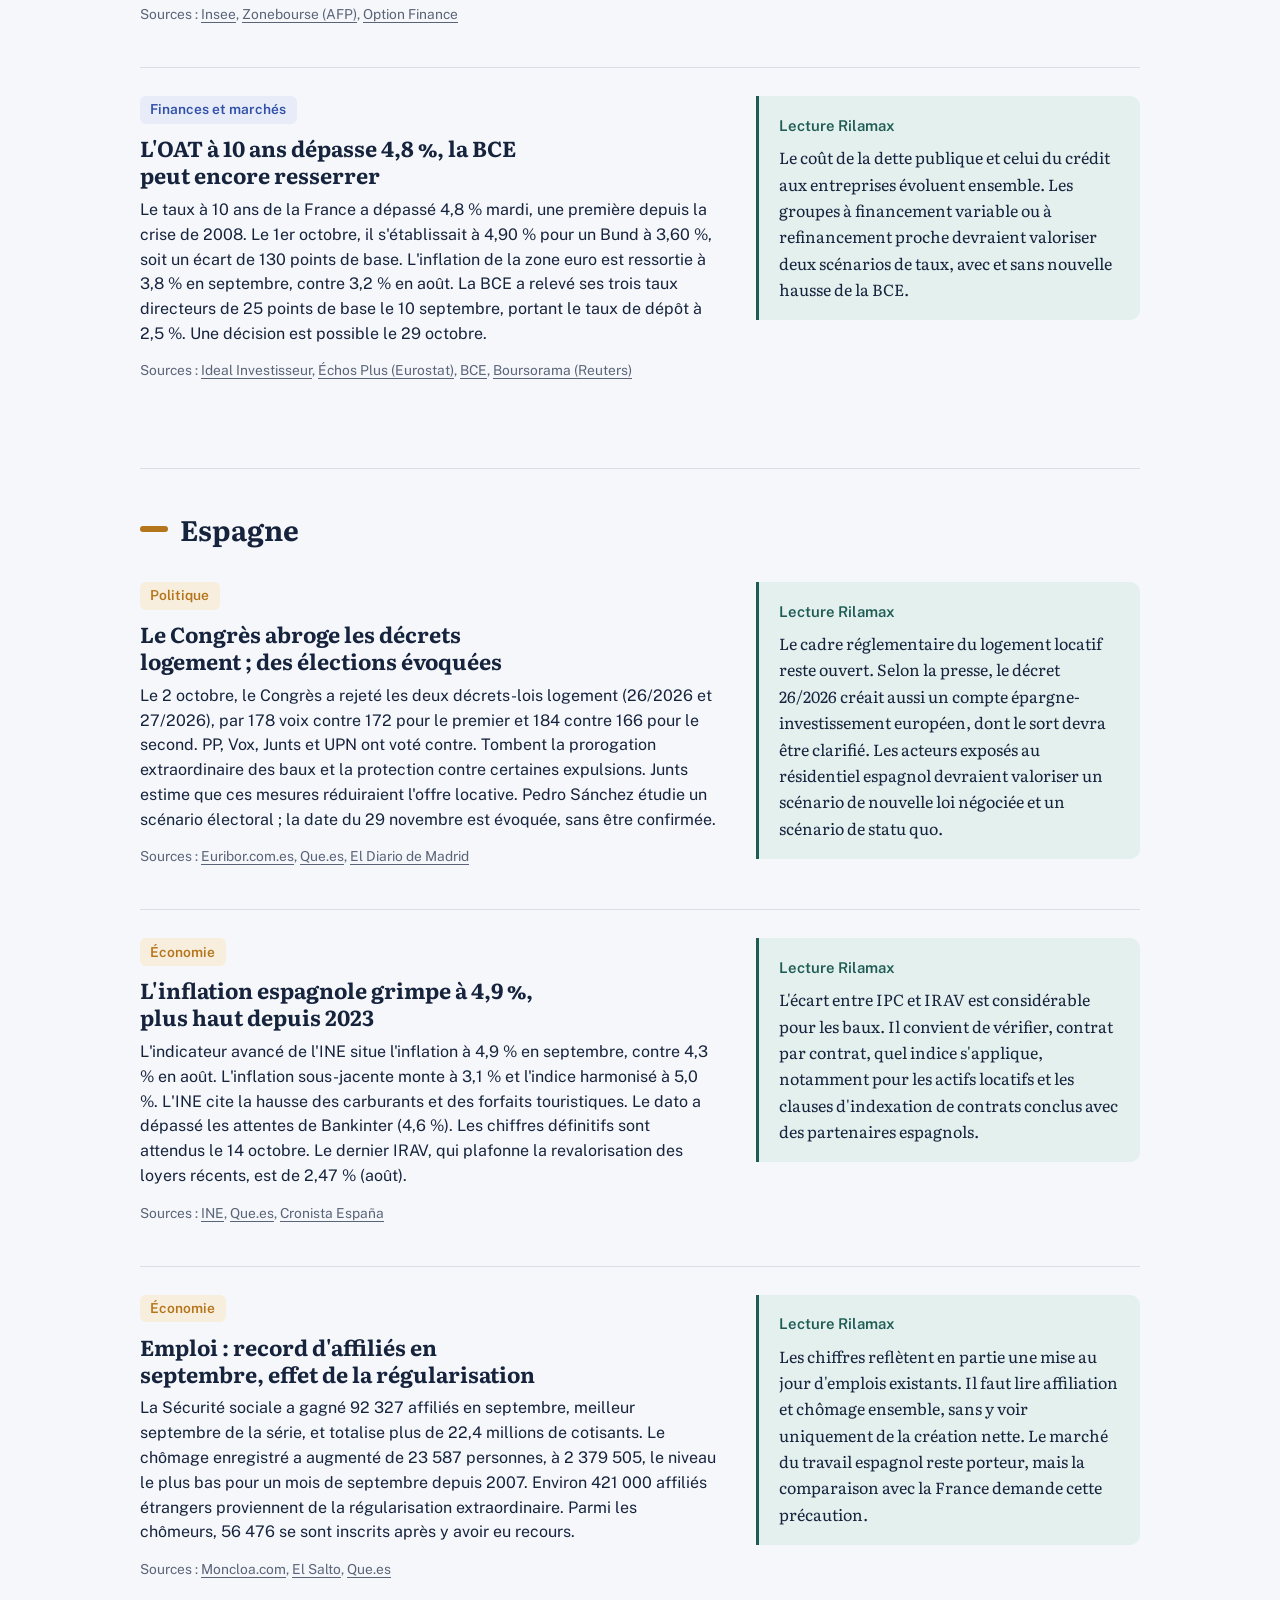
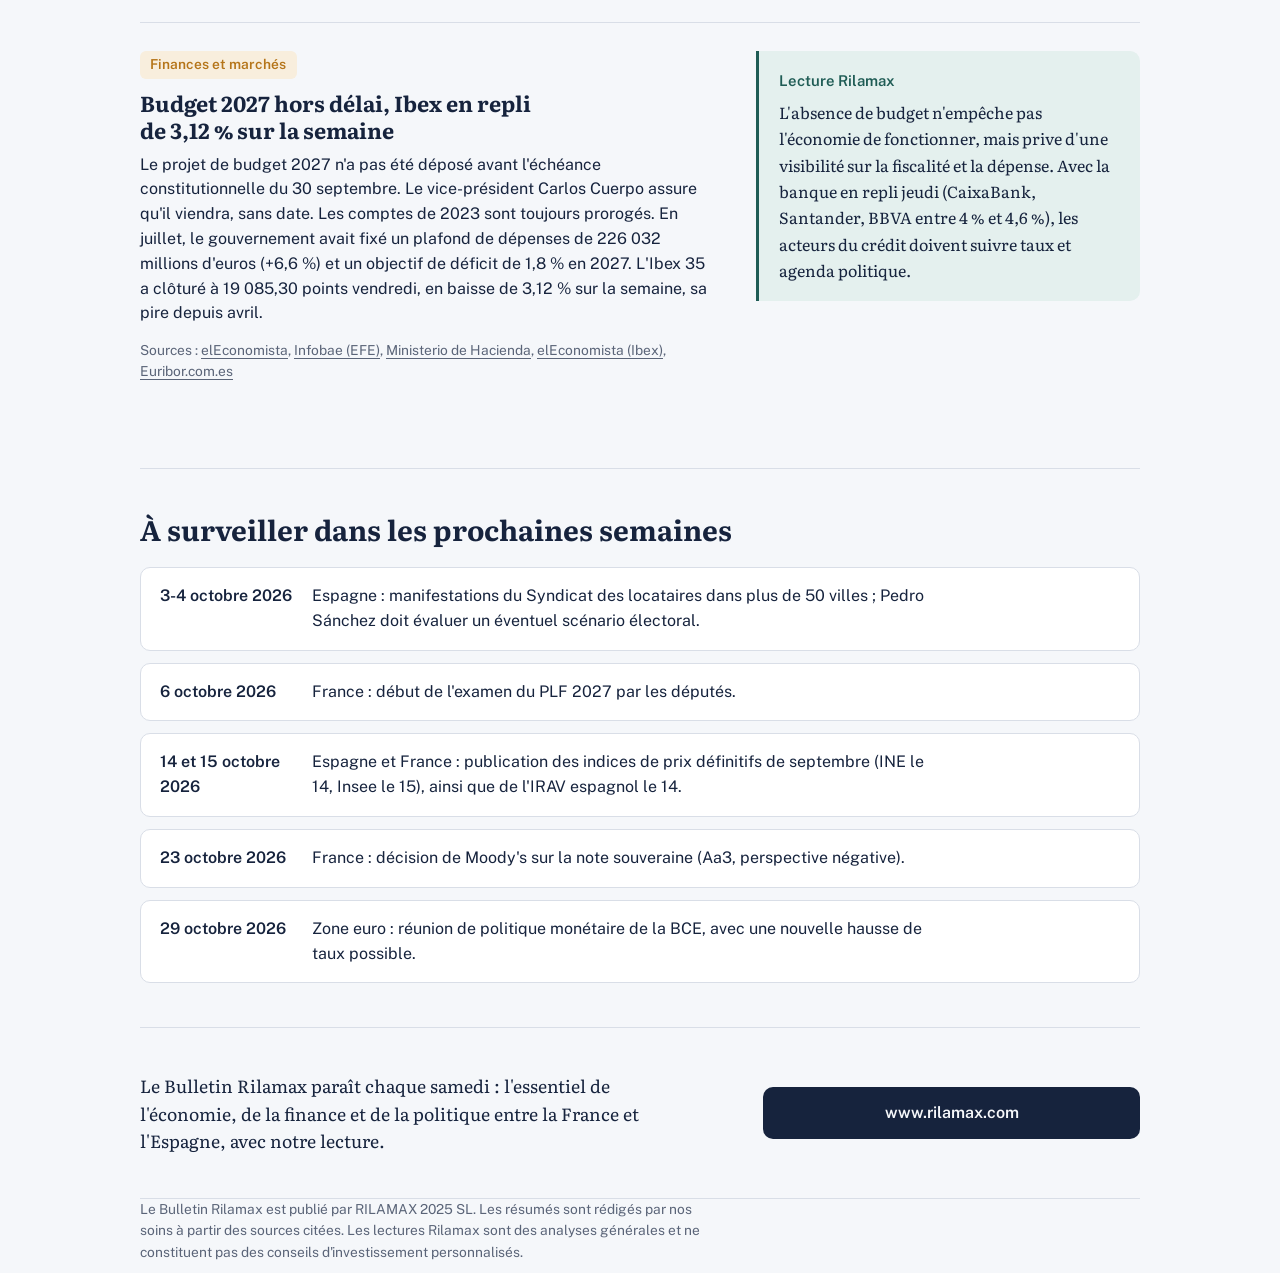
<file: site/ediciones/2026-10-03/index.html>
<!DOCTYPE html>
<html lang="fr">
<head>
<meta charset="utf-8">
<meta name="viewport" content="width=device-width, initial-scale=1, viewport-fit=cover">
<title>Le Bulletin Rilamax — N° 1</title>
<meta name="description" content="Énergie chère, logement en suspens : deux pays sous tension">
<link rel="preconnect" href="https://fonts.googleapis.com">
<link rel="preconnect" href="https://fonts.gstatic.com" crossorigin>
<link href="https://fonts.googleapis.com/css2?family=Literata:opsz,wght@7..72,400;7..72,600;7..72,700&family=Public+Sans:wght@400;500;600&display=swap" rel="stylesheet">
<style>

:root{
  --paper:#F5F7FA; --surface:#FFFFFF; --ink:#16233D; --muted:#5A6478; --rule:#D9DEE7;
  --fr:#2F4FA8; --fr-soft:#E7ECF8; --es:#B5751A; --es-soft:#F8EEDD;
  --note:#1F5C55; --note-soft:#E4F0EE;
  box-sizing:border-box;
  padding-top:env(safe-area-inset-top,0px); padding-bottom:env(safe-area-inset-bottom,0px);
}
@media (prefers-color-scheme:dark){
  :root:not([data-theme="light"]){
    --paper:#121A2B; --surface:#1A2438; --ink:#E8ECF3; --muted:#A3ADC0; --rule:#2E3A52;
    --fr:#8FA8F0; --fr-soft:#22305A; --es:#E5AE5C; --es-soft:#3A2D18;
    --note:#7FCBC0; --note-soft:#173532;
  }
}
:root[data-theme="dark"]{
  --paper:#121A2B; --surface:#1A2438; --ink:#E8ECF3; --muted:#A3ADC0; --rule:#2E3A52;
  --fr:#8FA8F0; --fr-soft:#22305A; --es:#E5AE5C; --es-soft:#3A2D18;
  --note:#7FCBC0; --note-soft:#173532;
}
*,*::before,*::after{box-sizing:inherit}
html{scroll-padding-top:calc(env(safe-area-inset-top,0px) + 64px);scroll-behavior:smooth}
@media (prefers-reduced-motion:reduce){html{scroll-behavior:auto}}
body{margin:0;background:var(--paper);color:var(--ink);font-family:"Public Sans",system-ui,-apple-system,"Segoe UI",sans-serif;font-size:16px;line-height:1.55}
a{color:inherit}
a:focus-visible{outline:2px solid var(--fr);outline-offset:3px;border-radius:4px}
.wrap{max-width:1040px;margin:0 auto;padding:0 1.25rem}
.serif{font-family:"Literata",Georgia,serif}

/* Masthead */
.mast{padding:2.5rem 0 1.75rem}
.bridge{display:flex;align-items:center;gap:.75rem;color:var(--muted);font-size:.9rem}
.bridge .line{flex:1;height:4px;border-radius:2px;background:linear-gradient(90deg,var(--fr) 0 50%,var(--es) 50% 100%)}
h1{font-family:"Literata",Georgia,serif;font-weight:700;font-size:clamp(2.2rem,6vw,3.6rem);line-height:1.05;letter-spacing:-.02em;margin:1rem 0 .5rem}
.meta{display:flex;flex-wrap:wrap;gap:.4rem 1.5rem;color:var(--muted);font-size:.95rem}

/* Sommaire */
.toc{position:sticky;top:0;z-index:5;background:var(--paper);border-top:1px solid var(--rule);border-bottom:1px solid var(--rule)}
.toc ul{list-style:none;margin:0;padding:.6rem 0;display:flex;gap:1.25rem;overflow-x:auto;white-space:nowrap;font-size:.92rem}
.toc a{text-decoration:none;color:var(--muted)}
.toc a:hover{color:var(--ink)}

section{padding:2.75rem 0;border-bottom:1px solid var(--rule)}
h2{font-family:"Literata",Georgia,serif;font-size:1.75rem;line-height:1.2;margin:0 0 1.25rem}
.lede{color:var(--muted);margin:-.75rem 0 1.5rem;max-width:62ch}

/* Edito */
.edito{display:grid;grid-template-columns:1fr;gap:2rem}
@media(min-width:780px){.edito{grid-template-columns:1.7fr 1fr}}
.edito .body p{font-family:"Literata",Georgia,serif;font-size:1.1rem;line-height:1.75;margin:0 0 1rem;max-width:62ch}
.edito .sign{font-size:.92rem;color:var(--muted)}
.keys{background:var(--surface);border:1px solid var(--rule);border-radius:12px;padding:1.4rem 1.5rem;align-self:start}
.keys h3{margin:0 0 .8rem;font-size:1rem}
.keys ol{margin:0;padding-left:1.2rem}
.keys li{margin:0 0 .6rem}

/* Chiffres */
.figs{display:grid;grid-template-columns:repeat(auto-fit,minmax(220px,1fr));gap:1rem}
.fig{background:var(--surface);border:1px solid var(--rule);border-top:4px solid var(--c);border-radius:4px 4px 10px 10px;padding:1.1rem 1.25rem}
.fig.fr{--c:var(--fr)} .fig.es{--c:var(--es)}
.fig strong{display:block;font-family:"Literata",Georgia,serif;font-size:2.2rem;line-height:1.05;color:var(--c)}
.fig span{display:block;margin-top:.5rem;font-size:.93rem}
.fig small{display:block;margin-top:.4rem;color:var(--muted);font-size:.8rem}

/* Dossier */
.dossier .intro{font-family:"Literata",Georgia,serif;font-size:1.1rem;line-height:1.75;max-width:66ch;margin:0 0 1.75rem}
.cols{display:grid;grid-template-columns:1fr;gap:1rem;margin-bottom:1.5rem}
@media(min-width:780px){.cols{grid-template-columns:repeat(3,1fr)}}
.col{background:var(--surface);border:1px solid var(--rule);border-radius:10px;padding:1.2rem 1.3rem}
.col h3{margin:0 0 .6rem;font-size:1.02rem}
.col ul{margin:0;padding-left:1.1rem}
.col li{margin:0 0 .55rem;font-size:.95rem}

/* Items */
.country-head{display:flex;align-items:center;gap:.75rem;margin:0 0 .5rem}
.country-head .bar{width:28px;height:6px;border-radius:3px;background:var(--c)}
.country-head.fr{--c:var(--fr)} .country-head.es{--c:var(--es)}
.item{display:grid;grid-template-columns:1fr;gap:1rem 2.5rem;padding:1.75rem 0;border-top:1px solid var(--rule)}
.item:first-of-type{border-top:0}
@media(min-width:780px){.item{grid-template-columns:1.5fr 1fr}}
.tag{display:inline-flex;align-items:center;gap:.5rem;font-size:.86rem;font-weight:600;padding:.2rem .65rem;border-radius:6px}
.tag.fr{background:var(--fr-soft);color:var(--fr)}
.tag.es{background:var(--es-soft);color:var(--es)}
.item h3{font-family:"Literata",Georgia,serif;font-size:1.35rem;line-height:1.25;margin:.7rem 0 .55rem;max-width:32ch}
.item .sum{margin:0 0 .8rem;max-width:62ch}
.src{font-size:.86rem;color:var(--muted)}
.src a{color:var(--muted);text-underline-offset:3px}
.lecture{align-self:start;background:var(--note-soft);border-left:3px solid var(--note);border-radius:0 10px 10px 0;padding:1.1rem 1.25rem}
.lecture h4{margin:0 0 .45rem;font-size:.93rem;font-weight:600;color:var(--note)}
.lecture p{margin:0;font-family:"Literata",Georgia,serif;font-size:1rem;line-height:1.65}

/* Agenda */
.agenda{list-style:none;margin:0;padding:0;display:grid;gap:.75rem}
.agenda li{display:grid;grid-template-columns:8.5rem 1fr;gap:1rem;background:var(--surface);border:1px solid var(--rule);border-radius:10px;padding:1rem 1.2rem}
@media(max-width:560px){.agenda li{grid-template-columns:1fr;gap:.25rem}}
.agenda .when{font-weight:600}
.agenda .what{max-width:62ch}

/* CTA + footer */
.cta{display:grid;grid-template-columns:1fr;gap:1.25rem;align-items:center}
@media(min-width:780px){.cta{grid-template-columns:1.6fr 1fr}}
.cta p{font-family:"Literata",Georgia,serif;font-size:1.1rem;margin:0;max-width:56ch}
.btn{display:inline-block;text-align:center;text-decoration:none;font-weight:600;background:var(--ink);color:var(--paper);padding:.85rem 1.3rem;border-radius:10px}
footer{padding:2rem 0 3rem;color:var(--muted);font-size:.86rem}
footer p{max-width:72ch;margin:0 0 .6rem}


.titlerow{display:flex;align-items:flex-end;justify-content:space-between;gap:1rem;flex-wrap:wrap}
.langs{display:inline-flex;border:1px solid var(--rule);border-radius:999px;padding:3px;background:var(--surface);margin-bottom:.6rem}
.langs button{font:inherit;font-size:.88rem;font-weight:600;border:0;background:transparent;color:var(--muted);padding:.35rem .85rem;border-radius:999px;cursor:pointer}
.langs button[aria-pressed="true"]{background:var(--ink);color:var(--paper)}
.langs button:focus-visible{outline:2px solid var(--fr);outline-offset:2px}
.edition[hidden]{display:none}

.dfigs{display:grid;grid-template-columns:repeat(auto-fit,minmax(200px,1fr));gap:1px;background:var(--rule);border:1px solid var(--rule);border-radius:12px;overflow:hidden;margin:0 0 2.25rem}
.dfigs div{background:var(--surface);padding:1.1rem 1.25rem}
.dfigs strong{display:block;font-family:"Literata",Georgia,serif;font-size:1.9rem;line-height:1.1;color:var(--es)}
.dfigs span{display:block;margin-top:.35rem;font-size:.9rem;color:var(--muted)}
.longform{max-width:68ch}
.longform h3{font-family:"Literata",Georgia,serif;font-size:1.3rem;line-height:1.3;margin:2.25rem 0 .75rem}
.longform h3:first-child{margin-top:0}
.longform p{font-family:"Literata",Georgia,serif;font-size:1.06rem;line-height:1.78;margin:0 0 1.1rem}
.chart{margin:1.5rem 0;padding:1.1rem 1.25rem;background:var(--surface);border:1px solid var(--rule);border-radius:10px}
.bar-row{display:grid;grid-template-columns:9.5rem 1fr 5.5rem;align-items:center;gap:.75rem;margin:.45rem 0;font-size:.92rem}
.bar-row .bar{display:block;height:14px;border-radius:7px;background:#D9DEE7;background:var(--rule);overflow:hidden}
.bar-row .fill{display:block;height:14px;width:0;border-radius:7px;background:#B5751A;background:var(--es)}
.bar-row .fill.c-muted{background:#5A6478;background:var(--muted)}
.bar-row .fill.c-fr{background:#2F4FA8;background:var(--fr)}
.bar-row .val{font-weight:600;text-align:right}
.chart figcaption{margin-top:.6rem;font-size:.8rem;color:var(--muted)}
@media(max-width:560px){.bar-row{grid-template-columns:1fr auto}.bar-row .bar{grid-column:1/-1;order:3}}
.debate{margin:1.5rem 0;padding:1rem 1.25rem;border:1px dashed var(--rule);border-radius:10px}
.debate h4,.watch h4{margin:0 0 .4rem;font-size:.95rem}
.debate p,.watch p{margin:0;font-size:.97rem;font-family:"Public Sans",system-ui,sans-serif;line-height:1.6}
.dossier .lecture{margin-top:2rem;max-width:none}
.dossier .lecture p{font-size:1.06rem}
.watch{margin:1.25rem 0;padding:1rem 1.25rem;background:var(--es-soft);border-radius:10px}
.dossier .src{margin-top:1rem;line-height:1.7}

.archive ul{list-style:none;margin:0;padding:0;display:grid;gap:.5rem}
.archive a{text-underline-offset:3px}
.archive li span{color:var(--muted);font-size:.9rem;margin-left:.5rem}
.bar-row .fill.w1{width:1%}.bar-row .fill.w2{width:2%}.bar-row .fill.w3{width:3%}.bar-row .fill.w4{width:4%}.bar-row .fill.w5{width:5%}.bar-row .fill.w6{width:6%}.bar-row .fill.w7{width:7%}.bar-row .fill.w8{width:8%}.bar-row .fill.w9{width:9%}.bar-row .fill.w10{width:10%}.bar-row .fill.w11{width:11%}.bar-row .fill.w12{width:12%}.bar-row .fill.w13{width:13%}.bar-row .fill.w14{width:14%}.bar-row .fill.w15{width:15%}.bar-row .fill.w16{width:16%}.bar-row .fill.w17{width:17%}.bar-row .fill.w18{width:18%}.bar-row .fill.w19{width:19%}.bar-row .fill.w20{width:20%}.bar-row .fill.w21{width:21%}.bar-row .fill.w22{width:22%}.bar-row .fill.w23{width:23%}.bar-row .fill.w24{width:24%}.bar-row .fill.w25{width:25%}.bar-row .fill.w26{width:26%}.bar-row .fill.w27{width:27%}.bar-row .fill.w28{width:28%}.bar-row .fill.w29{width:29%}.bar-row .fill.w30{width:30%}.bar-row .fill.w31{width:31%}.bar-row .fill.w32{width:32%}.bar-row .fill.w33{width:33%}.bar-row .fill.w34{width:34%}.bar-row .fill.w35{width:35%}.bar-row .fill.w36{width:36%}.bar-row .fill.w37{width:37%}.bar-row .fill.w38{width:38%}.bar-row .fill.w39{width:39%}.bar-row .fill.w40{width:40%}.bar-row .fill.w41{width:41%}.bar-row .fill.w42{width:42%}.bar-row .fill.w43{width:43%}.bar-row .fill.w44{width:44%}.bar-row .fill.w45{width:45%}.bar-row .fill.w46{width:46%}.bar-row .fill.w47{width:47%}.bar-row .fill.w48{width:48%}.bar-row .fill.w49{width:49%}.bar-row .fill.w50{width:50%}.bar-row .fill.w51{width:51%}.bar-row .fill.w52{width:52%}.bar-row .fill.w53{width:53%}.bar-row .fill.w54{width:54%}.bar-row .fill.w55{width:55%}.bar-row .fill.w56{width:56%}.bar-row .fill.w57{width:57%}.bar-row .fill.w58{width:58%}.bar-row .fill.w59{width:59%}.bar-row .fill.w60{width:60%}.bar-row .fill.w61{width:61%}.bar-row .fill.w62{width:62%}.bar-row .fill.w63{width:63%}.bar-row .fill.w64{width:64%}.bar-row .fill.w65{width:65%}.bar-row .fill.w66{width:66%}.bar-row .fill.w67{width:67%}.bar-row .fill.w68{width:68%}.bar-row .fill.w69{width:69%}.bar-row .fill.w70{width:70%}.bar-row .fill.w71{width:71%}.bar-row .fill.w72{width:72%}.bar-row .fill.w73{width:73%}.bar-row .fill.w74{width:74%}.bar-row .fill.w75{width:75%}.bar-row .fill.w76{width:76%}.bar-row .fill.w77{width:77%}.bar-row .fill.w78{width:78%}.bar-row .fill.w79{width:79%}.bar-row .fill.w80{width:80%}.bar-row .fill.w81{width:81%}.bar-row .fill.w82{width:82%}.bar-row .fill.w83{width:83%}.bar-row .fill.w84{width:84%}.bar-row .fill.w85{width:85%}.bar-row .fill.w86{width:86%}.bar-row .fill.w87{width:87%}.bar-row .fill.w88{width:88%}.bar-row .fill.w89{width:89%}.bar-row .fill.w90{width:90%}.bar-row .fill.w91{width:91%}.bar-row .fill.w92{width:92%}.bar-row .fill.w93{width:93%}.bar-row .fill.w94{width:94%}.bar-row .fill.w95{width:95%}.bar-row .fill.w96{width:96%}.bar-row .fill.w97{width:97%}.bar-row .fill.w98{width:98%}.bar-row .fill.w99{width:99%}.bar-row .fill.w100{width:100%}

</style>
</head>
<body>







<div class="edition" data-lang="fr" lang="fr">
<header class="mast">
  <div class="wrap">
    <div class="bridge"><span>France</span><span class="line" aria-hidden="true"></span><span>Espagne</span></div>
    <div class="titlerow">
      <h1>Le Bulletin Rilamax</h1>
      <div class="langs" role="group" aria-label="Langue"><button type="button" data-set="fr" aria-pressed="true">FR</button><button type="button" data-set="es" aria-pressed="false">ES</button></div>
    </div>
    <div class="meta"><span>N° 1 · Semaine 40</span><span>Du 28 septembre au 3 octobre 2026</span><span>Lecture : 23 minutes</span></div>
  </div>
</header>

<nav class="toc" aria-label="Sommaire">
  <div class="wrap"><ul>
    <li><a href="#fr-edito">L&#39;édito</a></li>
    <li><a href="#fr-cifras">Les chiffres</a></li>
    <li><a href="#fr-dossier">Le dossier</a></li>
    <li><a href="#fr-fr">France</a></li>
    <li><a href="#fr-es">Espagne</a></li>
    <li><a href="#fr-agenda">À surveiller</a></li>
    
  </ul></div>
</nav>

<main class="wrap">
  <section id="fr-edito">
    <h2>Énergie chère, logement en suspens : deux pays sous tension</h2>
    <div class="edito">
      <div class="body">
        <p>Un même choc domine la semaine : l&#39;énergie, renchérie par la guerre en Iran et le blocage du détroit d&#39;Ormuz. L&#39;inflation a accéléré à 3,0 % en France (Insee) et à 4,9 % en Espagne (INE). Elle atteint 3,8 % dans la zone euro. La BCE a relevé ses taux le 10 septembre et pourrait agir de nouveau lors de sa réunion du 29 octobre.</p><p>En France, le gouvernement a présenté jeudi son budget 2027 : 54 milliards d&#39;euros d&#39;effort pour viser un déficit de 5,0 % du PIB. Le marché n&#39;a pas attendu. Le taux à 10 ans a dépassé 4,8 %, une première depuis 2008. Le Haut Conseil des finances publiques juge la prévision de croissance de 1,0 % optimiste, et le débat parlementaire s&#39;annonce tendu.</p><p>En Espagne, le risque s&#39;est déplacé vers le politique. Le Congrès a abrogé vendredi les deux décrets sur le logement, quelques heures après leur entrée en vigueur, et Pedro Sánchez étudie un scénario électoral, sans décision annoncée. L&#39;économie réelle reste solide : 92 327 affiliés supplémentaires en septembre et un chômage enregistré au plus bas pour un mois de septembre depuis 2007, avec un effet de la régularisation de migrants. L&#39;Ibex a perdu 3,12 % sur la semaine.</p><p>Le dossier de cette édition porte sur ce que ces décrets laissent intact. Selon la Banque d&#39;Espagne, le déficit cumulé atteint environ 755 000 logements et pourrait dépasser le million en 2028. Les mesures qui pesaient sur le propriétaire sont tombées ; la loi de 2023 et les zones tendues catalanes demeurent, avec des loyers contenus mais moins d&#39;annonces. La France a fait le choix inverse : un avantage fiscal au bailleur, le statut Jeanbrun, jusqu&#39;ici peu utilisé. Le contraste est instructif pour un lecteur français.</p>
        <p class="sign">— Jean Marc, RILAMAX 2025</p>
      </div>
      <aside class="keys">
        <h3>Les trois points à retenir</h3>
        <ol><li>L&#39;inflation repart partout : 3,0 % en France, 4,9 % en Espagne, 3,8 % dans la zone euro, et l&#39;OAT à 10 ans atteint 4,90 %.</li><li>En Espagne, les décrets logement sont tombés, mais le déficit d&#39;environ 755 000 logements et les zones tendues catalanes restent.</li><li>Plafonds catalans : loyers contenus, annonces en recul d&#39;environ 20 % ; la causalité reste débattue, en Espagne comme en France.</li></ol>
      </aside>
    </div>
  </section>

  <section id="fr-cifras">
    <h2>Les chiffres de la semaine</h2>
    <div class="figs">
      <div class="fig fr"><strong>3,0 %</strong><span>Inflation annuelle en France en septembre (estimation provisoire), contre 2,4 % en août</span><small>Insee</small></div><div class="fig fr"><strong>8,3 %</strong><span>Taux de chômage au deuxième trimestre 2026, le plus haut depuis 2020</span><small>Insee</small></div><div class="fig fr"><strong>54 Md€</strong><span>Effort budgétaire annoncé pour 2027, dont 43 Md€ de mesures nouvelles</span><small>Ministère de l&#39;Économie, PLF 2027</small></div><div class="fig es"><strong>4,9 %</strong><span>Inflation annuelle en Espagne en septembre (indicateur avancé), son plus haut depuis février 2023</span><small>INE</small></div><div class="fig es"><strong>92 327</strong><span>Affiliés supplémentaires à la Sécurité sociale en septembre, meilleur septembre de la série</span><small>Ministère de l&#39;Inclusion et de la Sécurité sociale</small></div><div class="fig es"><strong>99,9 %</strong><span>Dette publique espagnole en juillet 2026 (% du PIB), estimation révisable</span><small>Banque d&#39;Espagne</small></div>
    </div>
  </section>

  
  <section id="fr-dossier" class="dossier">
    <h2>Le dossier : Logement en Espagne : un déficit d&#39;offre que les décrets ne traitaient pas, des zones tendues à l&#39;épreuve des chiffres</h2>
    <p class="intro">Le 2 octobre, le Congrès a abrogé les deux décrets-lois logement, dont le poids reposait sur le propriétaire bailleur : prorogation des baux, plafond de 2 % sur les loyers, indemnité de douze mois. Le texte tombe ; le déficit d&#39;offre demeure. Ce dossier en retrace l&#39;origine, décrit ce que les décrets imposaient, mesure l&#39;expérience des zones tendues catalanes et la compare au choix français.</p>
    <div class="dfigs"><div><strong>755 000</strong><span>Déficit cumulé de logements depuis 2021 selon la Banque d&#39;Espagne, qui le voit dépasser le million en 2028</span></div><div><strong>-20,5 % / +3,9 %</strong><span>Variation des annonces de location, T1 2024 à T4 2025 : Catalogne (zones tendues) / Madrid (Fedea)</span></div><div><strong>-4,7 % / +9,5 %</strong><span>Loyer moyen des nouveaux contrats, T1 2024 à T1 2026 : Barcelone / reste de la Catalogne hors zones tendues (Generalitat)</span></div><div><strong>150-200 / 4 000</strong><span>Ventes mensuelles sous statut Jeanbrun estimées par un professionnel, contre 4 000 attendues</span></div></div>
    <div class="longform">
      
        
        <h3>1. Origine : des ménages plus rapides que les chantiers</h3>
        <p>La Banque d&#39;Espagne évalue à 755 000 le déficit cumulé de logements depuis 2021, chiffre présenté le 23 septembre par la sous-gouverneure Soledad Núñez. Il pourrait croître de 300 000 unités entre 2026 et 2028 et dépasser le million. Les prix réels sont revenus à des niveaux comparables à ceux de 2005. Rapporté au parc, le déficit atteint 3,7 % en Espagne, contre 1,5 % en Italie. Environ 92 000 logements seulement ont été achevés en 2025.</p><p>La cause première est un écart entre ménages et chantiers. BBVA Research attend environ 223 000 nouveaux ménages en 2026 pour 153 000 logements mis en chantier, contre 139 000 en 2025. Les visas d&#39;architectes pour logements neufs progressent de 21,4 % au premier semestre, à 72 056, mais la création de ménages reste plus rapide que la construction. Les achats de non-résidents (7,4 % des ventes entre 2021 et 2025) se concentrent sur le littoral et les îles : 1,6 % à Madrid, 2,2 % à Barcelone. Contrairement à 2008, la Banque d&#39;Espagne ne voit pas, pour l&#39;heure, de menace pour le système financier.</p>
        
        <figure class="chart" aria-label="Déficit de logements en Espagne : 755 000 cumulés sur 2021-2025, 300 000 supplémentaires possibles d&#39;ici 2028, soit environ 1 055 000">
          <div class="bar-row"><span class="lbl">Déficit cumulé 2021-2025</span><span class="bar"><span class="fill w72 c-es"></span></span><span class="val">≈ 755 000</span></div><div class="bar-row"><span class="lbl">Ajout possible 2026-2028</span><span class="bar"><span class="fill w28 c-es"></span></span><span class="val">≈ 300 000</span></div><div class="bar-row"><span class="lbl">Total estimé en 2028</span><span class="bar"><span class="fill w100 c-es"></span></span><span class="val">≈ 1 055 000</span></div>
          <figcaption>Espagne, 2021-2028. Source : Banque d&#39;Espagne (S. Núñez, 23 septembre 2026) ; total 2028 = 755 000 + 300 000.</figcaption>
        </figure>
        
        
      
        
        <h3>2. La réponse publique : un paquet qui pesait sur le bailleur</h3>
        <p>Le 29 septembre, le gouvernement a approuvé deux décrets-lois. Le 26/2026, en vigueur le 1er octobre, prévoyait une prorogation extraordinaire des baux jusqu&#39;à deux ans, un plafond de 2 % sur les hausses sans nouvel accord, un encadrement des locations saisonnières et de chambres, et la protection contre certaines expulsions. Le 27/2026, en vigueur le 2 octobre, imposait après la durée minimale des renouvellements par périodes de cinq ans, un préavis de six mois et une indemnité d&#39;au moins douze mensualités en cas de non-renouvellement. S&#39;y ajoutaient des limites aux achats spéculatifs jusqu&#39;à fin 2028 et des incitations d&#39;IRPF.</p><p>Qui porte ce poids ? Selon la Banque d&#39;Espagne, sur données fiscales 2024, 76,1 % des bailleurs particuliers ne louent qu&#39;un logement et détiennent 50,7 % des logements loués par des particuliers. Sociétés et fonds inclus, ces petits bailleurs détiennent environ 39 % du parc locatif, selon une note ministérielle d&#39;avril 2026. À Barcelone, 7 % des bailleurs contrôlent 45 % du parc (données 2023, Verificat). Le petit propriétaire est nombreux, mais pas majoritaire en volume.</p><p>Le 2 octobre, le Congrès a rejeté le premier décret par 178 voix contre 172, le second par 184 contre 166. Le gouvernement avait refusé de les retirer. Selon l&#39;OCU, le premier a été en vigueur environ un jour : l&#39;abrogation n&#39;efface pas son existence juridique. Junts a remis un texte alternatif de 59 pages : prorogations volontaires jusqu&#39;à deux ans, interdiction d&#39;achat pour banques et fonds jusqu&#39;à fin 2028, sauf affectation de cinq ans au logement abordable.</p>
        
        
      
        
        <h3>3. Effets mesurés : en Catalogne, des loyers contenus et une offre qui recule</h3>
        <p>L&#39;abrogation ne touche ni la loi de 2023 ni les zones tendues. La Catalogne est la seule région à avoir appliqué le plafonnement de façon générale, depuis le 16 mars 2024, d&#39;abord à 140 communes puis à 271. Selon Fedea (Pinto, juin 2026), le loyer moyen y a progressé de 5,7 % entre le T1 2024 et le T4 2025, contre 8,5 % à Madrid et 10,8 % en Espagne. Mais les annonces de location ont reculé de 22,2 % à Barcelone et de 20,5 % en Catalogne, alors qu&#39;elles progressaient de 3,9 % à Madrid. Barcelone compte 462 contacts par annonce, contre 103 à Madrid.</p><p>Les données de la Generalitat, tirées des dépôts de caution, nuancent le tableau. Entre le T1 2024 et le T1 2026, le loyer moyen des nouveaux contrats passe de 887,90 à 876,56 euros dans les zones tendues, avec -4,7 % à Barcelone, mais +9,5 % hors zones. Les nouveaux contrats de bail habituel sont passés de 167 842 en 2021 à 108 057 en 2025, soit -36 %, mais le solde net reste positif (8 895 en 2025). La Generalitat admet une forte décélération et un report vers la location saisonnière et de chambres. Fedea attribue au cycle de marché le recul d&#39;environ 10 % observé à Valence et en Andalousie, non régulées.</p><p>Les limites sont réelles : Fedea compte des annonces, pas des baux, et son bilan est descriptif. La hausse hors zones pourrait refléter un report de la demande ; c&#39;est une hypothèse, non démontrée. La Generalitat révise sa carte : 53 communes entreraient, 22 sortiraient, pour un total de 302.</p>
        
        <figure class="chart" aria-label="Recul du nombre d&#39;annonces de location entre le T1 2024 et le T4 2025 : Barcelone 22,2 %, Catalogne 20,5 %, Valence et Andalousie environ 10 %, Espagne hors Catalogne 7,0 %">
          <div class="bar-row"><span class="lbl">Barcelone</span><span class="bar"><span class="fill w100 c-es"></span></span><span class="val">-22,2 %</span></div><div class="bar-row"><span class="lbl">Catalogne</span><span class="bar"><span class="fill w92 c-es"></span></span><span class="val">-20,5 %</span></div><div class="bar-row"><span class="lbl">Valence et Andalousie</span><span class="bar"><span class="fill w45 c-es"></span></span><span class="val">≈ -10 %</span></div><div class="bar-row"><span class="lbl">Espagne hors Catalogne</span><span class="bar"><span class="fill w32 c-es"></span></span><span class="val">-7,0 %</span></div>
          <figcaption>Recul des annonces de location, T1 2024 à T4 2025, en %. À Madrid, les annonces ont augmenté de 3,9 %. Source : Fedea (Pinto, juin 2026).</figcaption>
        </figure>
        
        
        <div class="debate"><h4>Le débat</h4><p>Pour les défenseurs de l&#39;encadrement, les plafonds protègent les locataires en place : Fedea constate une hausse moindre des loyers là où la loi s&#39;applique, et la Generalitat relève un solde de contrats toujours positif. Le gouvernement présentait ses décrets comme une réponse d&#39;urgence. Pour leurs détracteurs, Fedea, Junts et une partie du secteur, la contraction de l&#39;offre aggrave l&#39;accès au logement, et les mesures qui pèsent sur le bailleur particulier peuvent l&#39;accentuer. Fedea exonère toutefois la loi de la hausse générale des prix, car elle s&#39;applique peu hors de Catalogne. Des chercheurs de l&#39;UPC contestent même le diagnostic de déficit, qui ignorerait l&#39;excédent accumulé avant 2021. Les deux camps ont des limites : les annonces ne sont qu&#39;un indicateur approché de l&#39;offre, et la causalité n&#39;est pas établie. L&#39;évidence est cohérente sur un arbitrage entre prix et volume, mais non concluante sur son ampleur.</p></div>
        
      
        
        <h3>4. Le contrepoint français : l&#39;incitation d&#39;abord, l&#39;encadrement à titre expérimental</h3>
        <p>La France a privilégié l&#39;incitation. Le statut du bailleur privé, dit dispositif Jeanbrun, créé par la loi de finances 2026 promulguée le 20 février, s&#39;applique du 21 février 2026 à fin 2028. Il permet d&#39;amortir 80 % du prix, terrain exclu, avec un plafond annuel de 8 000 à 12 000 euros selon le niveau de loyer. Contreparties : location nue en résidence principale pendant neuf ans, plafonds de loyers et de ressources, immeuble collectif, sans zonage. Le gouvernement visait 50 000 logements locatifs privés dès 2026. Un professionnel cité par Batirama estime l&#39;usage actuel à 150-200 ventes par mois, contre 4 000 attendues. Les ventes aux investisseurs ont remonté de 13,4 % au premier semestre, à 3 427 logements.</p><p>L&#39;encadrement des loyers reste expérimental et s&#39;éteint fin novembre 2026 sans nouvelle loi. Le rapport Chapelle-Fack (mai 2026) estime les loyers inférieurs de 2 à 4 % hors Paris, jusqu&#39;à 5 % en fin de période. Il relève un recul d&#39;environ 8 % des annonces hors Île-de-France, sans prouver la causalité, et 35,6 % de baux parisiens au-dessus du plafond. Les deux pays livrent le même signal sur l&#39;offre, avec la même incertitude. Ils diffèrent par l&#39;outil : incitation fiscale sur le flux neuf en France, contrainte sur le stock existant dans les décrets espagnols.</p>
        
        
      
        
        <h3>5. Leviers et points d&#39;attention</h3>
        <p>Les décrets agissaient sur la répartition du parc existant ; le déficit se joue sur le flux. La Banque d&#39;Espagne plaide pour des mesures d&#39;offre plutôt que pour des interventions générales sur les prix. Trois points décideront de la suite : une négociation éventuelle entre le PSOE et Junts, l&#39;approbation définitive de la carte catalane et le calendrier politique espagnol.</p>
        
        
      
    </div>
    <aside class="lecture"><h4>Lecture Rilamax</h4><p>Pour un investisseur ou un dirigeant français tourné vers l&#39;Espagne, quatre constats se dégagent. Premier : l&#39;abrogation ne ramène pas à un cadre neutre. La loi de 2023, les plafonds catalans et une carte en révision restent applicables. Deuxième : le risque réglementaire est bilatéral. Junts accepte de contraindre les fonds mais refuse les prorogations imposées aux particuliers ; un texte négocié durcirait donc d&#39;abord le cadre pour les grands détenteurs. C&#39;est une hypothèse, non une certitude. Troisième : les données catalanes montrent un arbitrage entre loyers contenus et volume d&#39;offre, sans causalité établie. Un investisseur devrait valoriser deux scénarios, cadre inchangé et cadre durci. Quatrième : la comparaison française invite à la prudence sur les incitations aussi, car le statut Jeanbrun semble encore peu utilisé selon une première estimation sectorielle. Il convient de revoir les clauses d&#39;indexation, la durée des baux, la part de location saisonnière et l&#39;exposition aux zones tendues. Le levier durable reste l&#39;offre, que les décrets ne traitaient pas.</p></aside>
    <div class="watch"><h4>Ce que nous surveillerons</h4><p>Nous suivrons la négociation entre le PSOE et Junts, la décision finale sur la carte catalane des zones tendues et, côté français, la décision sur l&#39;encadrement des loyers avant fin novembre.</p></div>
    <p class="src">Sources : <a href="https://www.infobae.com/espana/agencias/2026/09/23/el-banco-de-espana-cree-que-el-deficit-de-viviendas-superara-el-millon-en-dos-anos/" target="_blank" rel="noopener">Infobae (EFE) : El Banco de España cree que el déficit superará el millón en dos años</a>, <a href="https://www.publico.es/economia/vivienda/banco-espana-estima-deficit-viviendas-superara-millon-dos-anos.html" target="_blank" rel="noopener">Público : El Banco de España estima un déficit de más de un millón en 2028</a>, <a href="https://www.cope.es/actualidad/economia/noticias/banco-espana-eleva-750-000-deficit-vivienda-doble-italia-20260618_3386980.html" target="_blank" rel="noopener">COPE : El Banco de España eleva a 750.000 el déficit de vivienda</a>, <a href="https://theobjective.com/economia/2026-08-18/vivienda-cubrira-mitad-nuevos-hogares/" target="_blank" rel="noopener">The Objective : BBVA Research, la vivienda nueva no alcanza</a>, <a href="https://www.eleconomista.es/vivienda-inmobiliario/noticias/14014029/09/26/los-visados-para-construir-vivienda-nueva-crecen-un-21-en-el-primer-semestre-segun-los-arquitectos.html" target="_blank" rel="noopener">elEconomista : visados de vivienda nueva, primer semestre 2026 (CSCAE)</a>, <a href="https://www.upc.edu/ca/sala-de-premsa/pdfs/cinco-tesis-sobre-la-vivienda-en-espana" target="_blank" rel="noopener">UPC : Cinco tesis sobre la política de vivienda en España</a>, <a href="https://www.ocu.org/fincas-y-casas/gestion/alquiler/analisis/2026/10/derogados-los-decretos-de-alquileres" target="_blank" rel="noopener">OCU : Derogados los RDL 26 y 27/2026</a>, <a href="https://www.garantilo.es/decretos-vivienda-2026.html" target="_blank" rel="noopener">Garantilo : Decretos de vivienda 2026, derogados</a>, <a href="https://www.deia.eus/politica/2026/10/02/boe-publica-derogacion-reales-decretos-11611804.html" target="_blank" rel="noopener">Deia : el BOE publica la derogación de los decretos</a>, <a href="https://www.vozpopuli.com/espana/politica/junts-responde-al-ordago-de-sanchez-con-su-propio-decreto-de-vivienda-y-le-emplaza-a-romper-el-pacto-con-sumar.html" target="_blank" rel="noopener">Vozpópuli : Junts presenta su propio decreto de vivienda</a>, <a href="https://www.democrata.es/politica/junts-emplaza-psoe-negociar-su-decreto-vivienda-tumbar-gobierno-depende-ellos/" target="_blank" rel="noopener">Democrata : Junts emplaza al PSOE a negociar</a>, <a href="https://www.democrata.es/vivienda/quien-tiene-viviendas-alquiler-en-espana-mitad-pisos-particulares-esta-en-manos-caseros-con-sola-casa/" target="_blank" rel="noopener">Democrata : quién tiene las viviendas de alquiler (datos Banco de España)</a>, <a href="https://www.dsca.gob.es/en/comunicacion/notas-prensa/61-mercado-alquiler-esta-manos-multiarrendadores-particulares-personas" target="_blank" rel="noopener">Ministerio de Derechos Sociales y Consumo : el mercado del alquiler en manos de multiarrendadores</a>, <a href="https://www.verificat.cat/es/grupo-3000-grandes-tenedores-concentra-33-alquileres-barcelona-mayoria-pequenos-propietarios/" target="_blank" rel="noopener">Verificat : grandes tenedores y alquileres en Barcelona</a>, <a href="https://fedea.net/la-ley-12-2023-por-el-derecho-a-la-vivienda-un-primer-balance-empirico/" target="_blank" rel="noopener">Fedea : La Ley 12/2023, un primer balance empírico</a>, <a href="https://documentos.fedea.net/documento/ap2026-15/texto" target="_blank" rel="noopener">Fedea : documento completo (Pinto, 2026/15)</a>, <a href="https://www.idealista.com/news/inmobiliario/vivienda/2026/07/21/907151-la-generalitat-reconoce-que-el-alquiler-habitual-pierde-fuerza-en-cataluna-tras" target="_blank" rel="noopener">idealista : La Generalitat reconoce que el alquiler habitual pierde fuerza</a>, <a href="https://www.catalunyapress.es/articulo/economia/2026-09-15/6013955-catalunya-crecen-quienes-no-tienen-vivienda-quienes-acumulan-varias" target="_blank" rel="noopener">Catalunya Press : datos de la Generalitat, primer trimestre de 2026</a>, <a href="https://www.infobae.com/espana/agencias/2026/04/18/los-alquileres-de-temporada-caen-por-primera-vez-en-cataluna-desde-el-tope-a-los-precios/" target="_blank" rel="noopener">Infobae (EFE) : alquileres de temporada y datos Incasòl</a>, <a href="https://www.idealista.com/news/inmobiliario/vivienda/2026/09/14/913612-el-nuevo-mapa-de-zonas-tensionadas-en-cataluna-53-municipios-entrarian-y-otros-22" target="_blank" rel="noopener">idealista : nuevo mapa de zonas tensionadas en Cataluña</a>, <a href="https://cabinet-i-immobilier.fr/statut-bailleur-prive/" target="_blank" rel="noopener">I-Immobilier : statut de bailleur privé, dispositif Jeanbrun</a>, <a href="https://www.batirama.com/article/109202-logements-neufs-la-baisse-des-ventes-s-accelere.html" target="_blank" rel="noopener">Batirama : logements neufs, la baisse des ventes s&#39;accélère</a>, <a href="https://www.ipp.eu/wp-content/uploads/2026/05/Note_IPP_Encadrement_des_loyers.pdf" target="_blank" rel="noopener">IPP : note n° 125, L&#39;encadrement des loyers</a>, <a href="https://politiquedulogement.com/2026/06/encadrement-des-loyers-ce-que-dit-le-rapport-fack-chapelle/" target="_blank" rel="noopener">Politique du logement : ce que dit le rapport Fack et Chapelle</a>, <a href="https://www.moneyvox.fr/immobilier/actualites/108939/encadrement-des-loyers-un-rapport-pose-la-question-de-la-poursuite-du-dispositif" target="_blank" rel="noopener">Moneyvox : encadrement des loyers, un rapport pose la question de la poursuite</a></p>
  </section>

  <section id="fr-fr">
    <div class="country-head fr"><span class="bar"></span><h2 style="margin:0">France</h2></div>
    <article class="item">
  <div>
    <span class="tag fr">Politique</span>
    <h3>Budget 2027 : 54 milliards d&#39;effort pour viser un déficit de 5,0 %</h3>
    <p class="sum">Le gouvernement a présenté le 1er octobre le PLF et le PLFSS 2027. Il annonce 43 milliards d&#39;euros de mesures de redressement, portés à 54 milliards avec la montée en charge de mesures antérieures, pour ramener le déficit de 5,4 % en 2026 à 5,0 %. La dette atteindrait 121,7 % du PIB et la charge d&#39;intérêts 91 milliards. Le HCFP juge optimiste la croissance de 1,0 %. L&#39;examen par les députés doit débuter le 6 octobre, avec un risque de censure évoqué.</p>
    <p class="src">Sources : <a href="https://www.france24.com/fr/france/20261001-budget-2027-le-gouvernement-d%C3%A9voile-son-projet-sous-la-pression-des-march%C3%A9s" target="_blank" rel="noopener">France 24</a>, <a href="https://fr.euronews.com/2026/10/01/budget-2027-le-gouvernement-propose-un-effort-de-54-milliards-deuros-pour-ramener-le-defic" target="_blank" rel="noopener">Euronews</a>, <a href="https://www.legifiscal.fr/actualites-fiscales/4656-presentation-plf-2027.html" target="_blank" rel="noopener">Legifiscal</a></p>
  </div>
  <aside class="lecture"><h4>Lecture Rilamax</h4><p>Le texte est un point de départ, pas un cadre stable. Les entreprises gagnent à bâtir deux scénarios pour 2027 : adoption avec amendements, ou régime transitoire en cas d&#39;échec. L&#39;issue pèsera sur les taux, donc sur le coût des financements.</p></aside>
</article><article class="item">
  <div>
    <span class="tag fr">Politique</span>
    <h3>Entreprises : surtaxe d&#39;IS allégée, taxes sectorielles relevées</h3>
    <p class="sum">Le PLF 2027 reconduit pour une troisième année la surtaxe d&#39;impôt sur les sociétés des grands groupes, mais la réduit de 30 %, pour un rendement de 5 milliards d&#39;euros contre 7 milliards. La taxe sur les opérateurs d&#39;autoroutes et d&#39;aéroports passerait de 4,6 % à 12,2 % au maximum. Le crédit d&#39;impôt recherche et le pacte Dutreil restent inchangés. Le Medef chiffre à près de 20 milliards d&#39;euros les prélèvements pesant sur les entreprises.</p>
    <p class="src">Sources : <a href="https://www.daf-mag.fr/reglementation-1243/fiscalite-2115/budget-2027-ce-que-le-projet-de-loi-de-finances-prevoit-pour-les-entreprises-27545" target="_blank" rel="noopener">DAF Mag</a>, <a href="https://www.lemondeduchiffre.fr/a-la-une/80682-budget-2027-l-impot-epargne-la-fiche-de-paie-mise-a-contribution.html" target="_blank" rel="noopener">Le Monde du Chiffre</a></p>
  </div>
  <aside class="lecture"><h4>Lecture Rilamax</h4><p>Le chiffre du Medef et le calibrage du gouvernement divergent, et le texte peut encore changer. Il convient de revoir les hypothèses de taux effectif d&#39;impôt dans les plans 2027, en particulier pour les groupes ayant des activités en Espagne.</p></aside>
</article><article class="item">
  <div>
    <span class="tag fr">Économie</span>
    <h3>Inflation à 3,0 % en septembre, tirée par l&#39;énergie</h3>
    <p class="sum">Selon l&#39;estimation provisoire de l&#39;Insee du 30 septembre, les prix à la consommation ont progressé de 3,0 % sur un an, contre 2,4 % en août, et au-dessus du consensus de 2,8 %. L&#39;énergie a bondi de 21,2 % et les produits frais de 9,9 %. En données harmonisées, l&#39;inflation atteint 3,4 %. Avant le blocage du détroit d&#39;Ormuz fin février, les prix n&#39;augmentaient que d&#39;environ 1 %. Les résultats définitifs seront publiés le 15 octobre.</p>
    <p class="src">Sources : <a href="https://www.insee.fr/fr/statistiques/9056956" target="_blank" rel="noopener">Insee</a>, <a href="https://www.zonebourse.com/actualite-bourse/france-l-inflation-grimpe-a-3-sur-un-an-en-septembre-selon-l-insee-ce785ad2dd8ef52c" target="_blank" rel="noopener">Zonebourse (AFP)</a>, <a href="https://www.optionfinance.fr/info-financiere-en-continu/d/2026-09-30-france-linflation-depasse-les-attentes-en-septembre.html" target="_blank" rel="noopener">Option Finance</a></p>
  </div>
  <aside class="lecture"><h4>Lecture Rilamax</h4><p>L&#39;Insee précise que les indices provisoires ne doivent pas servir aux revalorisations contractuelles. Les entreprises indexant loyers, contrats ou salaires sur l&#39;IPC doivent attendre l&#39;indice définitif et vérifier les clauses concernées.</p></aside>
</article><article class="item">
  <div>
    <span class="tag fr">Finances et marchés</span>
    <h3>L&#39;OAT à 10 ans dépasse 4,8 %, la BCE peut encore resserrer</h3>
    <p class="sum">Le taux à 10 ans de la France a dépassé 4,8 % mardi, une première depuis la crise de 2008. Le 1er octobre, il s&#39;établissait à 4,90 % pour un Bund à 3,60 %, soit un écart de 130 points de base. L&#39;inflation de la zone euro est ressortie à 3,8 % en septembre, contre 3,2 % en août. La BCE a relevé ses trois taux directeurs de 25 points de base le 10 septembre, portant le taux de dépôt à 2,5 %. Une décision est possible le 29 octobre.</p>
    <p class="src">Sources : <a href="https://www.ideal-investisseur.fr/en/markets/oat-bund-spread.html" target="_blank" rel="noopener">Ideal Investisseur</a>, <a href="https://echosplus.com/2026/10/02/inflation-en-zone-euro-a-38-en-septembre-lenergie-accentue-la-pression-sur-la-bce/" target="_blank" rel="noopener">Échos Plus (Eurostat)</a>, <a href="https://www.ecb.europa.eu/press/pr/date/2026/html/ecb.mp260910~314e508016.fr.html" target="_blank" rel="noopener">BCE</a>, <a href="https://www.boursorama.com/actualite-economique/actualites/bce-une-nouvelle-hausse-des-taux-pourrait-intervenir-des-octobre-sources-91f0445ce49d379a6233fa198bb6213a" target="_blank" rel="noopener">Boursorama (Reuters)</a></p>
  </div>
  <aside class="lecture"><h4>Lecture Rilamax</h4><p>Le coût de la dette publique et celui du crédit aux entreprises évoluent ensemble. Les groupes à financement variable ou à refinancement proche devraient valoriser deux scénarios de taux, avec et sans nouvelle hausse de la BCE.</p></aside>
</article>
  </section>

  <section id="fr-es">
    <div class="country-head es"><span class="bar"></span><h2 style="margin:0">Espagne</h2></div>
    <article class="item">
  <div>
    <span class="tag es">Politique</span>
    <h3>Le Congrès abroge les décrets logement ; des élections évoquées</h3>
    <p class="sum">Le 2 octobre, le Congrès a rejeté les deux décrets-lois logement (26/2026 et 27/2026), par 178 voix contre 172 pour le premier et 184 contre 166 pour le second. PP, Vox, Junts et UPN ont voté contre. Tombent la prorogation extraordinaire des baux et la protection contre certaines expulsions. Junts estime que ces mesures réduiraient l&#39;offre locative. Pedro Sánchez étudie un scénario électoral ; la date du 29 novembre est évoquée, sans être confirmée.</p>
    <p class="src">Sources : <a href="https://www.euribor.com.es/2026/10/03/congreso-deroga-los-decretos-de-vivienda-con-el-no-de-junts-pp/" target="_blank" rel="noopener">Euribor.com.es</a>, <a href="https://www.que.es/2026/10/02/congreso-tumba-reales-decretos-vivienda/" target="_blank" rel="noopener">Que.es</a>, <a href="https://www.eldiariodemadrid.es/articulo/politica/pedro-sanchez-adelanto-elecciones-rechazo-decretos-vivienda-manifestaciones/20261002172336143219.html" target="_blank" rel="noopener">El Diario de Madrid</a></p>
  </div>
  <aside class="lecture"><h4>Lecture Rilamax</h4><p>Le cadre réglementaire du logement locatif reste ouvert. Selon la presse, le décret 26/2026 créait aussi un compte épargne-investissement européen, dont le sort devra être clarifié. Les acteurs exposés au résidentiel espagnol devraient valoriser un scénario de nouvelle loi négociée et un scénario de statu quo.</p></aside>
</article><article class="item">
  <div>
    <span class="tag es">Économie</span>
    <h3>L&#39;inflation espagnole grimpe à 4,9 %, plus haut depuis 2023</h3>
    <p class="sum">L&#39;indicateur avancé de l&#39;INE situe l&#39;inflation à 4,9 % en septembre, contre 4,3 % en août. L&#39;inflation sous-jacente monte à 3,1 % et l&#39;indice harmonisé à 5,0 %. L&#39;INE cite la hausse des carburants et des forfaits touristiques. Le dato a dépassé les attentes de Bankinter (4,6 %). Les chiffres définitifs sont attendus le 14 octobre. Le dernier IRAV, qui plafonne la revalorisation des loyers récents, est de 2,47 % (août).</p>
    <p class="src">Sources : <a href="https://www.ine.es/dyngs/Prensa/adIPC0926.htm" target="_blank" rel="noopener">INE</a>, <a href="https://www.que.es/2026/09/30/ipc-septiembre-2026-sube-carburantes/" target="_blank" rel="noopener">Que.es</a>, <a href="https://www.cronista.com/espana/economia-finanzas/como-se-actualiza-el-precio-del-alquiler-ahora-ipc-irav-y-que-indice-corresponde-en-cada-contrato/" target="_blank" rel="noopener">Cronista España</a></p>
  </div>
  <aside class="lecture"><h4>Lecture Rilamax</h4><p>L&#39;écart entre IPC et IRAV est considérable pour les baux. Il convient de vérifier, contrat par contrat, quel indice s&#39;applique, notamment pour les actifs locatifs et les clauses d&#39;indexation de contrats conclus avec des partenaires espagnols.</p></aside>
</article><article class="item">
  <div>
    <span class="tag es">Économie</span>
    <h3>Emploi : record d&#39;affiliés en septembre, effet de la régularisation</h3>
    <p class="sum">La Sécurité sociale a gagné 92 327 affiliés en septembre, meilleur septembre de la série, et totalise plus de 22,4 millions de cotisants. Le chômage enregistré a augmenté de 23 587 personnes, à 2 379 505, le niveau le plus bas pour un mois de septembre depuis 2007. Environ 421 000 affiliés étrangers proviennent de la régularisation extraordinaire. Parmi les chômeurs, 56 476 se sont inscrits après y avoir eu recours.</p>
    <p class="src">Sources : <a href="https://www.moncloa.com/2026/10/02/paro-septiembre-2026-minimo-desde-2007-3441450" target="_blank" rel="noopener">Moncloa.com</a>, <a href="https://www.elsaltodiario.com/desempleo/empleo-se-apunta-un-septiembre-record-92-000-personas-gracias-regulacion-migrantes" target="_blank" rel="noopener">El Salto</a>, <a href="https://www.que.es/2026/10/02/paro-septiembre-afiliacion-record/" target="_blank" rel="noopener">Que.es</a></p>
  </div>
  <aside class="lecture"><h4>Lecture Rilamax</h4><p>Les chiffres reflètent en partie une mise au jour d&#39;emplois existants. Il faut lire affiliation et chômage ensemble, sans y voir uniquement de la création nette. Le marché du travail espagnol reste porteur, mais la comparaison avec la France demande cette précaution.</p></aside>
</article><article class="item">
  <div>
    <span class="tag es">Finances et marchés</span>
    <h3>Budget 2027 hors délai, Ibex en repli de 3,12 % sur la semaine</h3>
    <p class="sum">Le projet de budget 2027 n&#39;a pas été déposé avant l&#39;échéance constitutionnelle du 30 septembre. Le vice-président Carlos Cuerpo assure qu&#39;il viendra, sans date. Les comptes de 2023 sont toujours prorogés. En juillet, le gouvernement avait fixé un plafond de dépenses de 226 032 millions d&#39;euros (+6,6 %) et un objectif de déficit de 1,8 % en 2027. L&#39;Ibex 35 a clôturé à 19 085,30 points vendredi, en baisse de 3,12 % sur la semaine, sa pire depuis avril.</p>
    <p class="src">Sources : <a href="https://www.eleconomista.es/economia/noticias/14018480/10/26/el-ejecutivo-cierra-toda-una-legislatura-sin-aprobar-nuevos-presupuestos-del-estado.html" target="_blank" rel="noopener">elEconomista</a>, <a href="https://www.infobae.com/espana/agencias/2026/09/29/cuerpo-insiste-en-que-habra-presupuestos-pese-a-que-el-plazo-constitucional-vence-manana/" target="_blank" rel="noopener">Infobae (EFE)</a>, <a href="https://www.hacienda.gob.es/es-ES/Prensa/Noticias/Paginas/2026/20260707-NP-CM-TECHO-GASTOS-2027.aspx" target="_blank" rel="noopener">Ministerio de Hacienda</a>, <a href="https://www.eleconomista.es/mercados-cotizaciones/noticias/14018339/10/26/el-ibex-35-cae-un-3-en-su-peor-semana-desde-abril-y-pierde-el-soporte-de-los-19390-puntos.html" target="_blank" rel="noopener">elEconomista (Ibex)</a>, <a href="https://www.euribor.com.es/2026/10/02/analisis-de-mercados-2-de-octubre-de-2026-2-octubre-2026/" target="_blank" rel="noopener">Euribor.com.es</a></p>
  </div>
  <aside class="lecture"><h4>Lecture Rilamax</h4><p>L&#39;absence de budget n&#39;empêche pas l&#39;économie de fonctionner, mais prive d&#39;une visibilité sur la fiscalité et la dépense. Avec la banque en repli jeudi (CaixaBank, Santander, BBVA entre 4 % et 4,6 %), les acteurs du crédit doivent suivre taux et agenda politique.</p></aside>
</article>
  </section>

  <section id="fr-agenda">
    <h2>À surveiller dans les prochaines semaines</h2>
    <ul class="agenda"><li><span class="when">3-4 octobre 2026</span><span class="what">Espagne : manifestations du Syndicat des locataires dans plus de 50 villes ; Pedro Sánchez doit évaluer un éventuel scénario électoral.</span></li><li><span class="when">6 octobre 2026</span><span class="what">France : début de l&#39;examen du PLF 2027 par les députés.</span></li><li><span class="when">14 et 15 octobre 2026</span><span class="what">Espagne et France : publication des indices de prix définitifs de septembre (INE le 14, Insee le 15), ainsi que de l&#39;IRAV espagnol le 14.</span></li><li><span class="when">23 octobre 2026</span><span class="what">France : décision de Moody&#39;s sur la note souveraine (Aa3, perspective négative).</span></li><li><span class="when">29 octobre 2026</span><span class="what">Zone euro : réunion de politique monétaire de la BCE, avec une nouvelle hausse de taux possible.</span></li></ul>
  </section>

  <section class="cta">
    <p>Le Bulletin Rilamax paraît chaque samedi : l&#39;essentiel de l&#39;économie, de la finance et de la politique entre la France et l&#39;Espagne, avec notre lecture.</p>
    <a class="btn" href="https://www.rilamax.com">www.rilamax.com</a>
  </section>

  
</main>

<footer class="wrap"><p>Le Bulletin Rilamax est publié par RILAMAX 2025 SL. Les résumés sont rédigés par nos soins à partir des sources citées. Les lectures Rilamax sont des analyses générales et ne constituent pas des conseils d&#39;investissement personnalisés.</p></footer>
</div>


<div class="edition" data-lang="es" lang="es" hidden>
<header class="mast">
  <div class="wrap">
    <div class="bridge"><span>Francia</span><span class="line" aria-hidden="true"></span><span>España</span></div>
    <div class="titlerow">
      <h1>El Boletín Rilamax</h1>
      <div class="langs" role="group" aria-label="Idioma"><button type="button" data-set="fr" aria-pressed="false">FR</button><button type="button" data-set="es" aria-pressed="true">ES</button></div>
    </div>
    <div class="meta"><span>N.º 1 · Semana 40</span><span>Del 28 de septiembre al 3 de octubre de 2026</span><span>Lectura: 24 minutos</span></div>
  </div>
</header>

<nav class="toc" aria-label="Sumario">
  <div class="wrap"><ul>
    <li><a href="#es-edito">El editorial</a></li>
    <li><a href="#es-cifras">Las cifras</a></li>
    <li><a href="#es-dossier">El dossier</a></li>
    <li><a href="#es-fr">Francia</a></li>
    <li><a href="#es-es">España</a></li>
    <li><a href="#es-agenda">A vigilar</a></li>
    
  </ul></div>
</nav>

<main class="wrap">
  <section id="es-edito">
    <h2>Energía cara, vivienda en suspenso: dos países bajo tensión</h2>
    <div class="edito">
      <div class="body">
        <p>Un mismo choque domina la semana: la energía, encarecida por la guerra de Irán y el bloqueo del estrecho de Ormuz. La inflación se ha acelerado hasta el 3,0 % en Francia (Insee) y el 4,9 % en España (INE), y alcanza el 3,8 % en la eurozona. El BCE subió los tipos el 10 de septiembre y podría volver a actuar en su reunión del 29 de octubre.</p><p>En Francia, el Gobierno presentó el jueves su presupuesto de 2027: 54.000 millones de euros de esfuerzo para situar el déficit en el 5,0 % del PIB. El mercado no esperó. El tipo a 10 años superó el 4,8 %, algo que no ocurría desde 2008. El Alto Consejo de las Finanzas Públicas considera optimista la previsión de crecimiento del 1,0 %, y el debate parlamentario se anuncia tenso.</p><p>En España, el riesgo se ha desplazado hacia lo político. El Congreso derogó el viernes los dos decretos de vivienda, pocas horas después de su entrada en vigor, y Pedro Sánchez estudia un escenario electoral, sin decisión anunciada. La economía real se mantiene sólida: 92.327 afiliados más en septiembre y un paro registrado en su nivel más bajo para un mes de septiembre desde 2007, con efecto de la regularización de migrantes. El Ibex perdió un 3,12 % en la semana.</p><p>El dossier de esta edición trata de lo que esos decretos dejan intacto. Según el Banco de España, el déficit acumulado ronda las 755.000 viviendas y podría superar el millón en 2028. Las medidas que recaían sobre el propietario han caído; la ley de 2023 y las zonas tensionadas catalanas siguen vigentes, con rentas contenidas pero menos anuncios. Francia eligió el camino inverso: una ventaja fiscal para el arrendador, el estatuto Jeanbrun, hasta ahora poco utilizado. El contraste es útil para quien, desde España, mira hacia el mercado francés.</p>
        <p class="sign">— Jean Marc, RILAMAX 2025</p>
      </div>
      <aside class="keys">
        <h3>Los tres puntos clave</h3>
        <ol><li>La inflación repunta a ambos lados de los Pirineos: 3,0 % en Francia, 4,9 % en España y 3,8 % en la eurozona, mientras el OAT a 10 años llega al 4,90 %.</li><li>En España han caído los decretos de vivienda, pero siguen el déficit de unas 755.000 viviendas y las zonas tensionadas catalanas.</li><li>Topes catalanes: rentas contenidas y anuncios en retroceso de en torno al 20 %; la causalidad sigue en debate, en España y en Francia.</li></ol>
      </aside>
    </div>
  </section>

  <section id="es-cifras">
    <h2>Las cifras de la semana</h2>
    <div class="figs">
      <div class="fig fr"><strong>3,0 %</strong><span>Inflación anual en Francia en septiembre (estimación provisional), frente al 2,4 % de agosto</span><small>Insee</small></div><div class="fig fr"><strong>8,3 %</strong><span>Tasa de paro en el segundo trimestre de 2026, la más alta desde 2020</span><small>Insee</small></div><div class="fig fr"><strong>54.000 M€</strong><span>Esfuerzo presupuestario anunciado para 2027, de los que 43.000 M€ son medidas nuevas</span><small>Ministerio de Economía, PLF 2027</small></div><div class="fig es"><strong>4,9 %</strong><span>Inflación anual en España en septiembre (indicador adelantado), su nivel más alto desde febrero de 2023</span><small>INE</small></div><div class="fig es"><strong>92.327</strong><span>Afiliados más a la Seguridad Social en septiembre, el mejor septiembre de la serie</span><small>Ministerio de Inclusión y Seguridad Social</small></div><div class="fig es"><strong>99,9 %</strong><span>Deuda pública española en julio de 2026 (% del PIB), estimación revisable</span><small>Banco de España</small></div>
    </div>
  </section>

  
  <section id="es-dossier" class="dossier">
    <h2>El dossier: Vivienda en España: un déficit de oferta que los decretos no abordaban y unas zonas tensionadas puestas a prueba por los datos</h2>
    <p class="intro">El 2 de octubre el Congreso derogó los dos reales decretos-ley de vivienda, cuyo peso recaía sobre el propietario arrendador: prórroga de los contratos, tope del 2 % a las rentas e indemnización de doce mensualidades. El texto cae; el déficit de oferta permanece. Este dossier reconstruye su origen, describe lo que imponían los decretos, mide la experiencia de las zonas tensionadas catalanas y la compara con la opción francesa.</p>
    <div class="dfigs"><div><strong>755.000</strong><span>Déficit acumulado de viviendas desde 2021 según el Banco de España, que prevé que supere el millón en 2028</span></div><div><strong>-20,5 % / +3,9 %</strong><span>Variación de los anuncios de alquiler, 1T 2024 a 4T 2025: Cataluña (zonas tensionadas) / Madrid (Fedea)</span></div><div><strong>-4,7 % / +9,5 %</strong><span>Renta media de los nuevos contratos, 1T 2024 a 1T 2026: Barcelona / resto de Cataluña fuera de zonas tensionadas (Generalitat)</span></div><div><strong>150-200 / 4.000</strong><span>Ventas mensuales acogidas al estatuto Jeanbrun estimadas por un profesional, frente a las 4.000 esperadas</span></div></div>
    <div class="longform">
      
        
        <h3>1. Origen: hogares más rápidos que las obras</h3>
        <p>El Banco de España cifra en 755.000 el déficit acumulado de viviendas desde 2021, dato presentado el 23 de septiembre por la subgobernadora Soledad Núñez. Podría aumentar en 300.000 unidades entre 2026 y 2028 y superar el millón. Los precios reales han vuelto a niveles comparables a los de 2005. Sobre el parque existente, el déficit alcanza el 3,7 % en España, frente al 1,5 % en Italia. En 2025 solo se terminaron unas 92.000 viviendas.</p><p>La causa primera es la brecha entre hogares y obras. BBVA Research espera unos 223.000 hogares nuevos en 2026 para 153.000 viviendas iniciadas, frente a las 139.000 de 2025. Los visados de arquitectos para vivienda nueva crecen un 21,4 % en el primer semestre, hasta 72.056, pero la formación de hogares sigue siendo más rápida que la construcción. Las compras de no residentes (7,4 % de las ventas entre 2021 y 2025) se concentran en el litoral y las islas: 1,6 % en Madrid y 2,2 % en Barcelona. A diferencia de 2008, el Banco de España no ve, por ahora, una amenaza para el sistema financiero.</p>
        
        <figure class="chart" aria-label="Déficit de viviendas en España: 755.000 acumuladas en 2021-2025, otras 300.000 posibles hasta 2028, es decir, unas 1.055.000">
          <div class="bar-row"><span class="lbl">Déficit acumulado 2021-2025</span><span class="bar"><span class="fill w72 c-es"></span></span><span class="val">≈ 755.000</span></div><div class="bar-row"><span class="lbl">Aumento posible 2026-2028</span><span class="bar"><span class="fill w28 c-es"></span></span><span class="val">≈ 300.000</span></div><div class="bar-row"><span class="lbl">Total estimado en 2028</span><span class="bar"><span class="fill w100 c-es"></span></span><span class="val">≈ 1.055.000</span></div>
          <figcaption>España, 2021-2028. Fuente: Banco de España (S. Núñez, 23 de septiembre de 2026); total 2028 = 755.000 + 300.000.</figcaption>
        </figure>
        
        
      
        
        <h3>2. La respuesta pública: un paquete que recaía sobre el arrendador</h3>
        <p>El 29 de septiembre el Gobierno aprobó dos reales decretos-ley. El 26/2026, en vigor el 1 de octubre, preveía una prórroga extraordinaria de los contratos de hasta dos años, un tope del 2 % a las subidas sin nuevo acuerdo, la regulación de los alquileres de temporada y de habitaciones, y la protección frente a ciertos desahucios. El 27/2026, en vigor el 2 de octubre, imponía, tras la duración mínima, renovaciones por periodos de cinco años, un preaviso de seis meses y una indemnización de al menos doce mensualidades en caso de no renovación. A ello se sumaban límites a las compras especulativas hasta finales de 2028 e incentivos en el IRPF.</p><p>¿Quién soporta ese peso? Según el Banco de España, con datos fiscales de 2024, el 76,1 % de los arrendadores particulares alquila una sola vivienda y posee el 50,7 % de las viviendas alquiladas por particulares. Incluidas sociedades y fondos, estos pequeños arrendadores poseen alrededor del 39 % del parque de alquiler, según una nota ministerial de abril de 2026. En Barcelona, el 7 % de los arrendadores controla el 45 % del parque (datos de 2023, Verificat). El pequeño propietario es numeroso, pero no mayoritario en volumen.</p><p>El 2 de octubre el Congreso rechazó el primer decreto por 178 votos contra 172 y el segundo por 184 contra 166. El Gobierno se había negado a retirarlos. Según la OCU, el primero estuvo vigente alrededor de un día: la derogación no borra su existencia jurídica. Junts ha presentado un texto alternativo de 59 páginas: prórrogas voluntarias de hasta dos años, prohibición de compra para bancos y fondos hasta finales de 2028, salvo destino de cinco años a vivienda asequible.</p>
        
        
      
        
        <h3>3. Efectos medidos: en Cataluña, rentas contenidas y una oferta que retrocede</h3>
        <p>La derogación no afecta ni a la ley de 2023 ni a las zonas tensionadas. Cataluña es la única región que ha aplicado el tope de forma general, desde el 16 de marzo de 2024, primero a 140 municipios y después a 271. Según Fedea (Pinto, junio de 2026), la renta media subió allí un 5,7 % entre el primer trimestre de 2024 y el cuarto de 2025, frente al 8,5 % de Madrid y el 10,8 % del conjunto de España. Pero los anuncios de alquiler cayeron un 22,2 % en Barcelona y un 20,5 % en Cataluña, mientras en Madrid aumentaban un 3,9 %. Barcelona registra 462 contactos por anuncio, frente a 103 en Madrid.</p><p>Los datos de la Generalitat, procedentes de los depósitos de fianzas, matizan el cuadro. Entre el primer trimestre de 2024 y el de 2026, la renta media de los nuevos contratos pasa de 887,90 a 876,56 euros en las zonas tensionadas, con un -4,7 % en Barcelona, pero un +9,5 % fuera de ellas. Los nuevos contratos de alquiler habitual han pasado de 167.842 en 2021 a 108.057 en 2025, un -36 %, aunque el saldo neto sigue siendo positivo (8.895 en 2025). La Generalitat admite una fuerte desaceleración y un desplazamiento hacia el alquiler de temporada y de habitaciones. Fedea atribuye al ciclo de mercado la caída de en torno al 10 % observada en Valencia y Andalucía, donde no hay regulación.</p><p>Las limitaciones son reales: Fedea cuenta anuncios, no contratos, y su balance es descriptivo. El alza fuera de las zonas tensionadas podría reflejar un desplazamiento de la demanda; es una hipótesis, no está demostrada. La Generalitat revisa su mapa: entrarían 53 municipios, saldrían 22 y el total sería de 302.</p>
        
        <figure class="chart" aria-label="Caída del número de anuncios de alquiler entre el 1T 2024 y el 4T 2025: Barcelona 22,2 %, Cataluña 20,5 %, Valencia y Andalucía alrededor del 10 %, España sin Cataluña 7,0 %">
          <div class="bar-row"><span class="lbl">Barcelona</span><span class="bar"><span class="fill w100 c-es"></span></span><span class="val">-22,2 %</span></div><div class="bar-row"><span class="lbl">Cataluña</span><span class="bar"><span class="fill w92 c-es"></span></span><span class="val">-20,5 %</span></div><div class="bar-row"><span class="lbl">Valencia y Andalucía</span><span class="bar"><span class="fill w45 c-es"></span></span><span class="val">≈ -10 %</span></div><div class="bar-row"><span class="lbl">España sin Cataluña</span><span class="bar"><span class="fill w32 c-es"></span></span><span class="val">-7,0 %</span></div>
          <figcaption>Caída de los anuncios de alquiler, 1T 2024 a 4T 2025, en %. En Madrid, los anuncios aumentaron un 3,9 %. Fuente: Fedea (Pinto, junio de 2026).</figcaption>
        </figure>
        
        
        <div class="debate"><h4>El debate</h4><p>Para los defensores de la regulación, los topes protegen a los inquilinos actuales: Fedea constata una subida menor de las rentas donde la ley se aplica, y la Generalitat señala que el saldo de contratos sigue siendo positivo. El Gobierno presentaba sus decretos como una respuesta de urgencia. Para sus detractores, entre ellos Fedea, Junts y parte del sector, la contracción de la oferta agrava el acceso a la vivienda, y las medidas que recaen sobre el pequeño arrendador pueden acentuarla. Fedea, no obstante, exculpa a la ley de la subida general de precios, porque se aplica poco fuera de Cataluña. Investigadores de la UPC cuestionan incluso el diagnóstico de déficit, que ignoraría el excedente acumulado antes de 2021. Ambos bandos tienen límites: los anuncios son solo un indicador aproximado de la oferta y la causalidad no está establecida. La evidencia es coherente con un arbitraje entre precio y volumen, pero no concluyente sobre su magnitud.</p></div>
        
      
        
        <h3>4. El contrapunto francés: primero el incentivo, la regulación a título experimental</h3>
        <p>Francia ha priorizado el incentivo. El estatuto del arrendador privado, conocido como dispositivo Jeanbrun, creado por la ley de presupuestos de 2026 promulgada el 20 de febrero, se aplica del 21 de febrero de 2026 a finales de 2028. Permite amortizar el 80 % del precio, excluido el suelo, con un límite anual de entre 8.000 y 12.000 euros según el nivel de renta. Contrapartidas: alquiler sin amueblar como vivienda habitual durante nueve años, topes de renta y de ingresos, inmueble colectivo y sin zonificación. El Gobierno apuntaba a 50.000 viviendas de alquiler privado desde 2026. Un profesional citado por Batirama estima el uso actual en 150-200 ventas al mes, frente a las 4.000 esperadas. Las ventas a inversores han remontado un 13,4 % en el primer semestre, hasta 3.427 viviendas.</p><p>La regulación de los alquileres sigue siendo experimental y se extingue a finales de noviembre de 2026 si no hay nueva ley. El informe Chapelle-Fack (mayo de 2026) estima las rentas entre un 2 % y un 4 % inferiores fuera de París, hasta un 5 % al final del periodo. Constata un retroceso de en torno al 8 % de los anuncios fuera de la Île-de-France, sin probar la causalidad, y un 35,6 % de contratos parisinos por encima del tope. Los dos países ofrecen la misma señal sobre la oferta, con la misma incertidumbre. Se distinguen por el instrumento: incentivo fiscal sobre el flujo nuevo en Francia, restricción sobre el stock existente en los decretos españoles.</p>
        
        
      
        
        <h3>5. Palancas y puntos de atención</h3>
        <p>Los decretos actuaban sobre el reparto del parque existente; el déficit se juega en el flujo. El Banco de España aboga por medidas de oferta en lugar de intervenciones generales sobre los precios. Tres puntos decidirán lo que viene: una eventual negociación entre el PSOE y Junts, la aprobación definitiva del mapa catalán y el calendario político español.</p>
        
        
      
    </div>
    <aside class="lecture"><h4>Lectura Rilamax</h4><p>Para una empresa o un inversor español que mira hacia Francia, el caso español deja cuatro enseñanzas. Primera: Francia no está exenta de riesgo regulatorio. Opta por el incentivo fiscal, pero su regulación de alquileres es experimental y se extingue a finales de noviembre de 2026 sin nueva ley; conviene valorar dos escenarios, prórroga y extinción. Segunda: los incentivos tienen contrapartidas. El estatuto Jeanbrun exige alquiler sin amueblar como vivienda habitual durante nueve años, con topes de renta y de ingresos, y una primera estimación sectorial sugiere un uso aún escaso. Tercera: ninguna de las dos vías está probada. Los datos catalanes y los franceses apuntan a un arbitraje entre rentas contenidas y volumen de oferta, sin causalidad demostrada ni magnitud concluyente. Cuarta: conviene revisar las cláusulas de indexación, la duración de los contratos, el peso del alquiler de temporada y la exposición a zonas tensionadas, a ambos lados de la frontera. La palanca duradera sigue siendo la oferta, que los decretos no abordaban.</p></aside>
    <div class="watch"><h4>Lo que vigilaremos</h4><p>Seguiremos la negociación entre el PSOE y Junts, la decisión final sobre el mapa catalán de zonas tensionadas y, en Francia, la decisión sobre la regulación de los alquileres antes de finales de noviembre.</p></div>
    <p class="src">Fuentes: <a href="https://www.infobae.com/espana/agencias/2026/09/23/el-banco-de-espana-cree-que-el-deficit-de-viviendas-superara-el-millon-en-dos-anos/" target="_blank" rel="noopener">Infobae (EFE): El Banco de España cree que el déficit superará el millón en dos años</a>, <a href="https://www.publico.es/economia/vivienda/banco-espana-estima-deficit-viviendas-superara-millon-dos-anos.html" target="_blank" rel="noopener">Público: El Banco de España estima un déficit de más de un millón en 2028</a>, <a href="https://www.cope.es/actualidad/economia/noticias/banco-espana-eleva-750-000-deficit-vivienda-doble-italia-20260618_3386980.html" target="_blank" rel="noopener">COPE: El Banco de España eleva a 750.000 el déficit de vivienda</a>, <a href="https://theobjective.com/economia/2026-08-18/vivienda-cubrira-mitad-nuevos-hogares/" target="_blank" rel="noopener">The Objective: BBVA Research, la vivienda nueva no alcanza</a>, <a href="https://www.eleconomista.es/vivienda-inmobiliario/noticias/14014029/09/26/los-visados-para-construir-vivienda-nueva-crecen-un-21-en-el-primer-semestre-segun-los-arquitectos.html" target="_blank" rel="noopener">elEconomista: visados de vivienda nueva, primer semestre 2026 (CSCAE)</a>, <a href="https://www.upc.edu/ca/sala-de-premsa/pdfs/cinco-tesis-sobre-la-vivienda-en-espana" target="_blank" rel="noopener">UPC: Cinco tesis sobre la política de vivienda en España</a>, <a href="https://www.ocu.org/fincas-y-casas/gestion/alquiler/analisis/2026/10/derogados-los-decretos-de-alquileres" target="_blank" rel="noopener">OCU: Derogados los RDL 26 y 27/2026</a>, <a href="https://www.garantilo.es/decretos-vivienda-2026.html" target="_blank" rel="noopener">Garantilo: Decretos de vivienda 2026, derogados</a>, <a href="https://www.deia.eus/politica/2026/10/02/boe-publica-derogacion-reales-decretos-11611804.html" target="_blank" rel="noopener">Deia: el BOE publica la derogación de los decretos</a>, <a href="https://www.vozpopuli.com/espana/politica/junts-responde-al-ordago-de-sanchez-con-su-propio-decreto-de-vivienda-y-le-emplaza-a-romper-el-pacto-con-sumar.html" target="_blank" rel="noopener">Vozpópuli: Junts presenta su propio decreto de vivienda</a>, <a href="https://www.democrata.es/politica/junts-emplaza-psoe-negociar-su-decreto-vivienda-tumbar-gobierno-depende-ellos/" target="_blank" rel="noopener">Democrata: Junts emplaza al PSOE a negociar</a>, <a href="https://www.democrata.es/vivienda/quien-tiene-viviendas-alquiler-en-espana-mitad-pisos-particulares-esta-en-manos-caseros-con-sola-casa/" target="_blank" rel="noopener">Democrata: quién tiene las viviendas de alquiler (datos Banco de España)</a>, <a href="https://www.dsca.gob.es/en/comunicacion/notas-prensa/61-mercado-alquiler-esta-manos-multiarrendadores-particulares-personas" target="_blank" rel="noopener">Ministerio de Derechos Sociales y Consumo: el mercado del alquiler en manos de multiarrendadores</a>, <a href="https://www.verificat.cat/es/grupo-3000-grandes-tenedores-concentra-33-alquileres-barcelona-mayoria-pequenos-propietarios/" target="_blank" rel="noopener">Verificat: grandes tenedores y alquileres en Barcelona</a>, <a href="https://fedea.net/la-ley-12-2023-por-el-derecho-a-la-vivienda-un-primer-balance-empirico/" target="_blank" rel="noopener">Fedea: La Ley 12/2023, un primer balance empírico</a>, <a href="https://documentos.fedea.net/documento/ap2026-15/texto" target="_blank" rel="noopener">Fedea: documento completo (Pinto, 2026/15)</a>, <a href="https://www.idealista.com/news/inmobiliario/vivienda/2026/07/21/907151-la-generalitat-reconoce-que-el-alquiler-habitual-pierde-fuerza-en-cataluna-tras" target="_blank" rel="noopener">idealista: La Generalitat reconoce que el alquiler habitual pierde fuerza</a>, <a href="https://www.catalunyapress.es/articulo/economia/2026-09-15/6013955-catalunya-crecen-quienes-no-tienen-vivienda-quienes-acumulan-varias" target="_blank" rel="noopener">Catalunya Press: datos de la Generalitat, primer trimestre de 2026</a>, <a href="https://www.infobae.com/espana/agencias/2026/04/18/los-alquileres-de-temporada-caen-por-primera-vez-en-cataluna-desde-el-tope-a-los-precios/" target="_blank" rel="noopener">Infobae (EFE): alquileres de temporada y datos Incasòl</a>, <a href="https://www.idealista.com/news/inmobiliario/vivienda/2026/09/14/913612-el-nuevo-mapa-de-zonas-tensionadas-en-cataluna-53-municipios-entrarian-y-otros-22" target="_blank" rel="noopener">idealista: nuevo mapa de zonas tensionadas en Cataluña</a>, <a href="https://cabinet-i-immobilier.fr/statut-bailleur-prive/" target="_blank" rel="noopener">I-Immobilier: estatuto de arrendador privado, dispositivo Jeanbrun</a>, <a href="https://www.batirama.com/article/109202-logements-neufs-la-baisse-des-ventes-s-accelere.html" target="_blank" rel="noopener">Batirama: vivienda nueva, se acelera la caída de las ventas</a>, <a href="https://www.ipp.eu/wp-content/uploads/2026/05/Note_IPP_Encadrement_des_loyers.pdf" target="_blank" rel="noopener">IPP: nota n.º 125, la regulación de los alquileres</a>, <a href="https://politiquedulogement.com/2026/06/encadrement-des-loyers-ce-que-dit-le-rapport-fack-chapelle/" target="_blank" rel="noopener">Politique du logement: lo que dice el informe Fack y Chapelle</a>, <a href="https://www.moneyvox.fr/immobilier/actualites/108939/encadrement-des-loyers-un-rapport-pose-la-question-de-la-poursuite-du-dispositif" target="_blank" rel="noopener">Moneyvox: regulación de los alquileres, un informe plantea si debe continuar</a></p>
  </section>

  <section id="es-fr">
    <div class="country-head fr"><span class="bar"></span><h2 style="margin:0">Francia</h2></div>
    <article class="item">
  <div>
    <span class="tag fr">Política</span>
    <h3>Presupuesto 2027: 54.000 millones de esfuerzo para un déficit del 5,0 %</h3>
    <p class="sum">El Gobierno presentó el 1 de octubre el proyecto de ley de presupuestos (PLF) y el de financiación de la Seguridad Social (PLFSS) para 2027. Anuncia 43.000 millones de euros de medidas de reequilibrio, que ascienden a 54.000 millones con la entrada en vigor plena de medidas anteriores, para reducir el déficit del 5,4 % en 2026 al 5,0 %. La deuda alcanzaría el 121,7 % del PIB y la carga de intereses, 91.000 millones. El Alto Consejo de las Finanzas Públicas (HCFP) considera optimista el crecimiento del 1,0 %. Los diputados deben empezar a examinarlo el 6 de octubre, con riesgo de censura mencionado.</p>
    <p class="src">Fuentes: <a href="https://www.france24.com/fr/france/20261001-budget-2027-le-gouvernement-d%C3%A9voile-son-projet-sous-la-pression-des-march%C3%A9s" target="_blank" rel="noopener">France 24</a>, <a href="https://fr.euronews.com/2026/10/01/budget-2027-le-gouvernement-propose-un-effort-de-54-milliards-deuros-pour-ramener-le-defic" target="_blank" rel="noopener">Euronews</a>, <a href="https://www.legifiscal.fr/actualites-fiscales/4656-presentation-plf-2027.html" target="_blank" rel="noopener">Legifiscal</a></p>
  </div>
  <aside class="lecture"><h4>Lectura Rilamax</h4><p>El texto es un punto de partida, no un marco estable. Las empresas españolas con negocio o filiales en Francia harían bien en construir dos escenarios para 2027: aprobación con enmiendas o régimen transitorio si fracasa. El desenlace pesará sobre los tipos y, por tanto, sobre el coste de la financiación.</p></aside>
</article><article class="item">
  <div>
    <span class="tag fr">Política</span>
    <h3>Empresas: recargo del impuesto de sociedades aliviado, tasas sectoriales al alza</h3>
    <p class="sum">El PLF 2027 prorroga por tercer año el recargo del impuesto sobre sociedades de los grandes grupos, pero lo reduce un 30 %, con una recaudación de 5.000 millones de euros frente a 7.000 millones. La tasa sobre los operadores de autopistas y aeropuertos pasaría del 4,6 % a un máximo del 12,2 %. El crédito fiscal a la investigación y el pacto Dutreil no cambian. La patronal Medef cifra en casi 20.000 millones de euros los gravámenes que pesan sobre las empresas.</p>
    <p class="src">Fuentes: <a href="https://www.daf-mag.fr/reglementation-1243/fiscalite-2115/budget-2027-ce-que-le-projet-de-loi-de-finances-prevoit-pour-les-entreprises-27545" target="_blank" rel="noopener">DAF Mag</a>, <a href="https://www.lemondeduchiffre.fr/a-la-une/80682-budget-2027-l-impot-epargne-la-fiche-de-paie-mise-a-contribution.html" target="_blank" rel="noopener">Le Monde du Chiffre</a></p>
  </div>
  <aside class="lecture"><h4>Lectura Rilamax</h4><p>La cifra del Medef y el cálculo del Gobierno divergen, y el texto aún puede cambiar. Conviene revisar las hipótesis de tipo efectivo en los planes de 2027, en especial para los grupos españoles con actividad en Francia y los grupos franceses con actividad en España.</p></aside>
</article><article class="item">
  <div>
    <span class="tag fr">Economía</span>
    <h3>Inflación del 3,0 % en septiembre, impulsada por la energía</h3>
    <p class="sum">Según la estimación provisional del Insee del 30 de septiembre, los precios de consumo subieron un 3,0 % interanual, frente al 2,4 % de agosto y por encima del consenso del 2,8 %. La energía se disparó un 21,2 % y los productos frescos un 9,9 %. En datos armonizados, la inflación alcanza el 3,4 %. Antes del bloqueo del estrecho de Ormuz a finales de febrero, los precios subían solo en torno a un 1 %. Los resultados definitivos se publicarán el 15 de octubre.</p>
    <p class="src">Fuentes: <a href="https://www.insee.fr/fr/statistiques/9056956" target="_blank" rel="noopener">Insee</a>, <a href="https://www.zonebourse.com/actualite-bourse/france-l-inflation-grimpe-a-3-sur-un-an-en-septembre-selon-l-insee-ce785ad2dd8ef52c" target="_blank" rel="noopener">Zonebourse (AFP)</a>, <a href="https://www.optionfinance.fr/info-financiere-en-continu/d/2026-09-30-france-linflation-depasse-les-attentes-en-septembre.html" target="_blank" rel="noopener">Option Finance</a></p>
  </div>
  <aside class="lecture"><h4>Lectura Rilamax</h4><p>El Insee precisa que los índices provisionales no deben utilizarse para revalorizaciones contractuales. Las empresas que indexan alquileres, contratos o salarios al IPC francés deben esperar al índice definitivo y verificar las cláusulas correspondientes.</p></aside>
</article><article class="item">
  <div>
    <span class="tag fr">Finanzas y mercados</span>
    <h3>El OAT a 10 años supera el 4,8 % y el BCE puede endurecer más</h3>
    <p class="sum">El tipo a 10 años de Francia superó el martes el 4,8 %, algo inédito desde la crisis de 2008. El 1 de octubre se situaba en el 4,90 %, con un Bund al 3,60 %, es decir, un diferencial de 130 puntos básicos. La inflación de la eurozona fue del 3,8 % en septiembre, frente al 3,2 % de agosto. El BCE subió sus tres tipos de referencia 25 puntos básicos el 10 de septiembre, con lo que el tipo de depósito queda en el 2,5 %. Cabe una nueva decisión el 29 de octubre.</p>
    <p class="src">Fuentes: <a href="https://www.ideal-investisseur.fr/en/markets/oat-bund-spread.html" target="_blank" rel="noopener">Ideal Investisseur</a>, <a href="https://echosplus.com/2026/10/02/inflation-en-zone-euro-a-38-en-septembre-lenergie-accentue-la-pression-sur-la-bce/" target="_blank" rel="noopener">Échos Plus (Eurostat)</a>, <a href="https://www.ecb.europa.eu/press/pr/date/2026/html/ecb.mp260910~314e508016.fr.html" target="_blank" rel="noopener">BCE</a>, <a href="https://www.boursorama.com/actualite-economique/actualites/bce-une-nouvelle-hausse-des-taux-pourrait-intervenir-des-octobre-sources-91f0445ce49d379a6233fa198bb6213a" target="_blank" rel="noopener">Boursorama (Reuters)</a></p>
  </div>
  <aside class="lecture"><h4>Lectura Rilamax</h4><p>El coste de la deuda pública y el del crédito a las empresas evolucionan juntos. Los grupos con financiación variable o refinanciación próxima, también los españoles con deuda en euros, deberían valorar dos escenarios de tipos, con y sin nueva subida del BCE.</p></aside>
</article>
  </section>

  <section id="es-es">
    <div class="country-head es"><span class="bar"></span><h2 style="margin:0">España</h2></div>
    <article class="item">
  <div>
    <span class="tag es">Política</span>
    <h3>El Congreso deroga los decretos de vivienda; se habla de elecciones</h3>
    <p class="sum">El 2 de octubre el Congreso rechazó los dos reales decretos-ley de vivienda (26/2026 y 27/2026), por 178 votos contra 172 el primero y 184 contra 166 el segundo. PP, Vox, Junts y UPN votaron en contra. Caen la prórroga extraordinaria de los contratos de alquiler y la protección frente a ciertos desahucios. Junts considera que estas medidas reducirían la oferta de alquiler. Pedro Sánchez estudia un escenario electoral; se menciona la fecha del 29 de noviembre, sin confirmar.</p>
    <p class="src">Fuentes: <a href="https://www.euribor.com.es/2026/10/03/congreso-deroga-los-decretos-de-vivienda-con-el-no-de-junts-pp/" target="_blank" rel="noopener">Euribor.com.es</a>, <a href="https://www.que.es/2026/10/02/congreso-tumba-reales-decretos-vivienda/" target="_blank" rel="noopener">Que.es</a>, <a href="https://www.eldiariodemadrid.es/articulo/politica/pedro-sanchez-adelanto-elecciones-rechazo-decretos-vivienda-manifestaciones/20261002172336143219.html" target="_blank" rel="noopener">El Diario de Madrid</a></p>
  </div>
  <aside class="lecture"><h4>Lectura Rilamax</h4><p>El marco regulatorio del alquiler residencial sigue abierto. Según la prensa, el decreto 26/2026 creaba también una cuenta ahorro-inversión europea, cuyo destino habrá que aclarar. Quienes tienen exposición al residencial español deberían valorar un escenario de nueva ley negociada y otro de statu quo, y compararlos con el marco francés, donde prima el incentivo.</p></aside>
</article><article class="item">
  <div>
    <span class="tag es">Economía</span>
    <h3>La inflación española sube al 4,9 %, máximo desde 2023</h3>
    <p class="sum">El indicador adelantado del INE sitúa la inflación en el 4,9 % en septiembre, frente al 4,3 % de agosto. La inflación subyacente sube al 3,1 % y el índice armonizado, al 5,0 %. El INE cita el encarecimiento de los carburantes y de los paquetes turísticos. El dato superó las previsiones de Bankinter (4,6 %). Las cifras definitivas se esperan para el 14 de octubre. El último IRAV, que limita la revalorización de los alquileres recientes, es del 2,47 % (agosto).</p>
    <p class="src">Fuentes: <a href="https://www.ine.es/dyngs/Prensa/adIPC0926.htm" target="_blank" rel="noopener">INE</a>, <a href="https://www.que.es/2026/09/30/ipc-septiembre-2026-sube-carburantes/" target="_blank" rel="noopener">Que.es</a>, <a href="https://www.cronista.com/espana/economia-finanzas/como-se-actualiza-el-precio-del-alquiler-ahora-ipc-irav-y-que-indice-corresponde-en-cada-contrato/" target="_blank" rel="noopener">Cronista España</a></p>
  </div>
  <aside class="lecture"><h4>Lectura Rilamax</h4><p>La distancia entre IPC e IRAV es considerable para los arrendamientos. Conviene verificar, contrato por contrato, qué índice se aplica, en particular en los activos de alquiler y en las cláusulas de indexación, y contrastarlo con la referencia de inflación francesa cuando haya contrapartes al otro lado de la frontera.</p></aside>
</article><article class="item">
  <div>
    <span class="tag es">Economía</span>
    <h3>Empleo: récord de afiliados en septiembre, con efecto de la regularización</h3>
    <p class="sum">La Seguridad Social ganó 92.327 afiliados en septiembre, el mejor septiembre de la serie, y suma más de 22,4 millones de cotizantes. El paro registrado aumentó en 23.587 personas, hasta 2.379.505, el nivel más bajo para un mes de septiembre desde 2007. Unos 421.000 afiliados extranjeros proceden de la regularización extraordinaria. Entre los desempleados, 56.476 se inscribieron tras acogerse a ella.</p>
    <p class="src">Fuentes: <a href="https://www.moncloa.com/2026/10/02/paro-septiembre-2026-minimo-desde-2007-3441450" target="_blank" rel="noopener">Moncloa.com</a>, <a href="https://www.elsaltodiario.com/desempleo/empleo-se-apunta-un-septiembre-record-92-000-personas-gracias-regulacion-migrantes" target="_blank" rel="noopener">El Salto</a>, <a href="https://www.que.es/2026/10/02/paro-septiembre-afiliacion-record/" target="_blank" rel="noopener">Que.es</a></p>
  </div>
  <aside class="lecture"><h4>Lectura Rilamax</h4><p>Las cifras reflejan en parte el afloramiento de empleos ya existentes. Conviene leer afiliación y paro conjuntamente, sin ver solo creación neta de empleo. El mercado laboral español sigue siendo dinámico, pero la comparación con Francia, donde el paro alcanza el 8,3 %, exige esta cautela.</p></aside>
</article><article class="item">
  <div>
    <span class="tag es">Finanzas y mercados</span>
    <h3>Presupuestos 2027 fuera de plazo, Ibex en retroceso del 3,12 % semanal</h3>
    <p class="sum">El proyecto de presupuestos de 2027 no se presentó antes del plazo constitucional del 30 de septiembre. El vicepresidente Carlos Cuerpo asegura que llegará, sin fecha. Siguen prorrogadas las cuentas de 2023. En julio el Gobierno había fijado un techo de gasto de 226.032 millones de euros (+6,6 %) y un objetivo de déficit del 1,8 % en 2027. El Ibex 35 cerró el viernes en 19.085,30 puntos, con un descenso del 3,12 % en la semana, la peor desde abril.</p>
    <p class="src">Fuentes: <a href="https://www.eleconomista.es/economia/noticias/14018480/10/26/el-ejecutivo-cierra-toda-una-legislatura-sin-aprobar-nuevos-presupuestos-del-estado.html" target="_blank" rel="noopener">elEconomista</a>, <a href="https://www.infobae.com/espana/agencias/2026/09/29/cuerpo-insiste-en-que-habra-presupuestos-pese-a-que-el-plazo-constitucional-vence-manana/" target="_blank" rel="noopener">Infobae (EFE)</a>, <a href="https://www.hacienda.gob.es/es-ES/Prensa/Noticias/Paginas/2026/20260707-NP-CM-TECHO-GASTOS-2027.aspx" target="_blank" rel="noopener">Ministerio de Hacienda</a>, <a href="https://www.eleconomista.es/mercados-cotizaciones/noticias/14018339/10/26/el-ibex-35-cae-un-3-en-su-peor-semana-desde-abril-y-pierde-el-soporte-de-los-19390-puntos.html" target="_blank" rel="noopener">elEconomista (Ibex)</a>, <a href="https://www.euribor.com.es/2026/10/02/analisis-de-mercados-2-de-octubre-de-2026-2-octubre-2026/" target="_blank" rel="noopener">Euribor.com.es</a></p>
  </div>
  <aside class="lecture"><h4>Lectura Rilamax</h4><p>La ausencia de presupuestos no impide que la economía funcione, pero priva de visibilidad sobre la fiscalidad y el gasto. Con la banca a la baja el jueves (CaixaBank, Santander y BBVA, entre el 4 % y el 4,6 %), los actores del crédito deben seguir los tipos y la agenda política.</p></aside>
</article>
  </section>

  <section id="es-agenda">
    <h2>A vigilar en las próximas semanas</h2>
    <ul class="agenda"><li><span class="when">3-4 de octubre de 2026</span><span class="what">España: manifestaciones del Sindicato de Inquilinas en más de 50 ciudades; Pedro Sánchez debe evaluar un posible escenario electoral.</span></li><li><span class="when">6 de octubre de 2026</span><span class="what">Francia: inicio del examen del PLF 2027 por los diputados.</span></li><li><span class="when">14 y 15 de octubre de 2026</span><span class="what">España y Francia: publicación de los índices de precios definitivos de septiembre (INE el 14, Insee el 15) y del IRAV español el 14.</span></li><li><span class="when">23 de octubre de 2026</span><span class="what">Francia: decisión de Moody&#39;s sobre la calificación soberana (Aa3, perspectiva negativa).</span></li><li><span class="when">29 de octubre de 2026</span><span class="what">Eurozona: reunión de política monetaria del BCE, con posible nueva subida de tipos.</span></li></ul>
  </section>

  <section class="cta">
    <p>El Boletín Rilamax se publica cada sábado: lo esencial de la economía, las finanzas y la política entre Francia y España, con nuestra lectura.</p>
    <a class="btn" href="https://www.rilamax.com">www.rilamax.com</a>
  </section>

  
</main>

<footer class="wrap"><p>El Boletín Rilamax lo publica RILAMAX 2025 SL. Los resúmenes son de elaboración propia a partir de las fuentes citadas. Las lecturas Rilamax son análisis generales y no constituyen asesoramiento de inversión personalizado.</p></footer>
</div>


<script>
(function(){
  var titles={fr:"Le Bulletin Rilamax \u2014 N\u00b0 1",es:"El Bolet\u00edn Rilamax \u2014 N.\u00ba 1"};
  function setLang(l){
    document.querySelectorAll('.edition').forEach(function(e){e.hidden=e.dataset.lang!==l});
    document.querySelectorAll('.langs button').forEach(function(b){b.setAttribute('aria-pressed',b.dataset.set===l?'true':'false')});
    document.documentElement.lang=l; document.title=titles[l];
    try{localStorage.setItem('rilamax-lang',l)}catch(e){}
  }
  document.querySelectorAll('.langs button').forEach(function(b){b.addEventListener('click',function(){setLang(b.dataset.set);window.scrollTo(0,0)})});
  var p=new URLSearchParams(location.search).get('lang'); var saved=null;
  try{saved=localStorage.getItem('rilamax-lang')}catch(e){}
  var l=(p==='es'||p==='fr')?p:saved; if(l==='es'||l==='fr') setLang(l);
})();
</script>
</body>
</html>
</file>
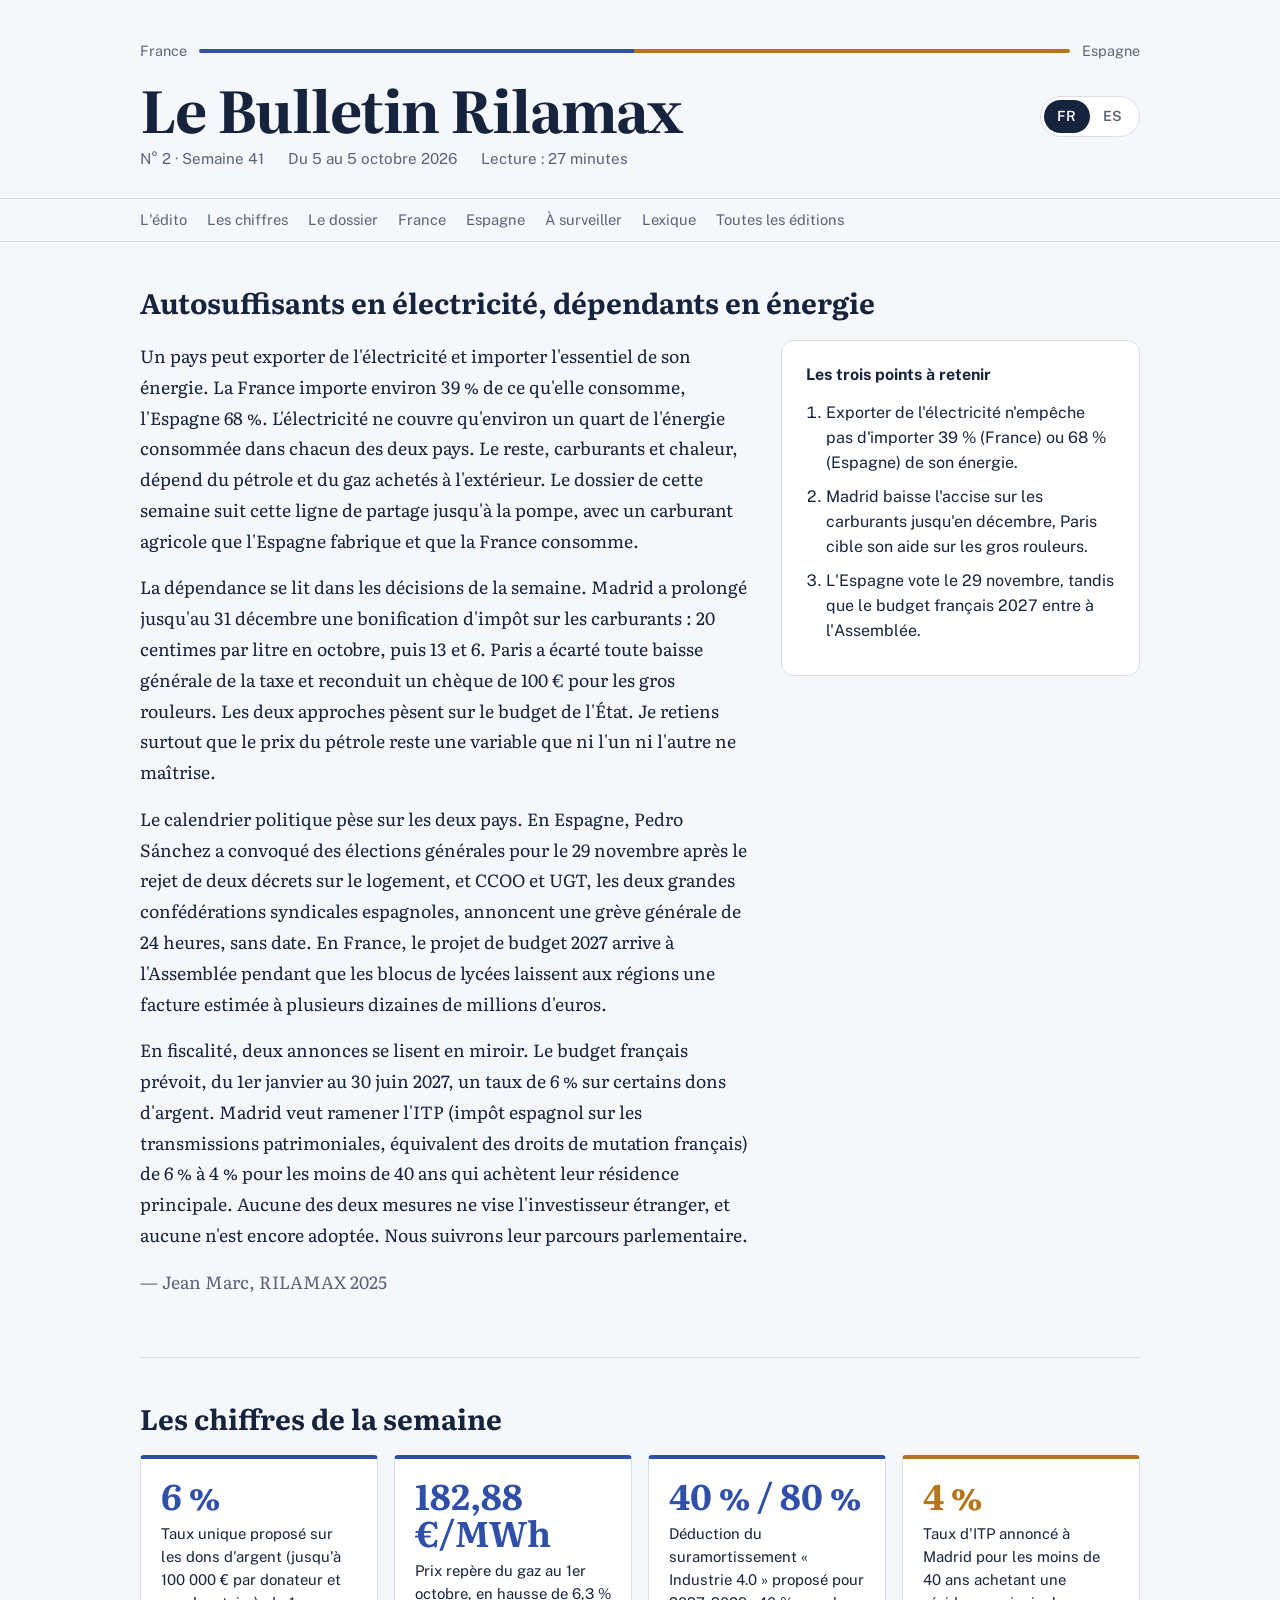
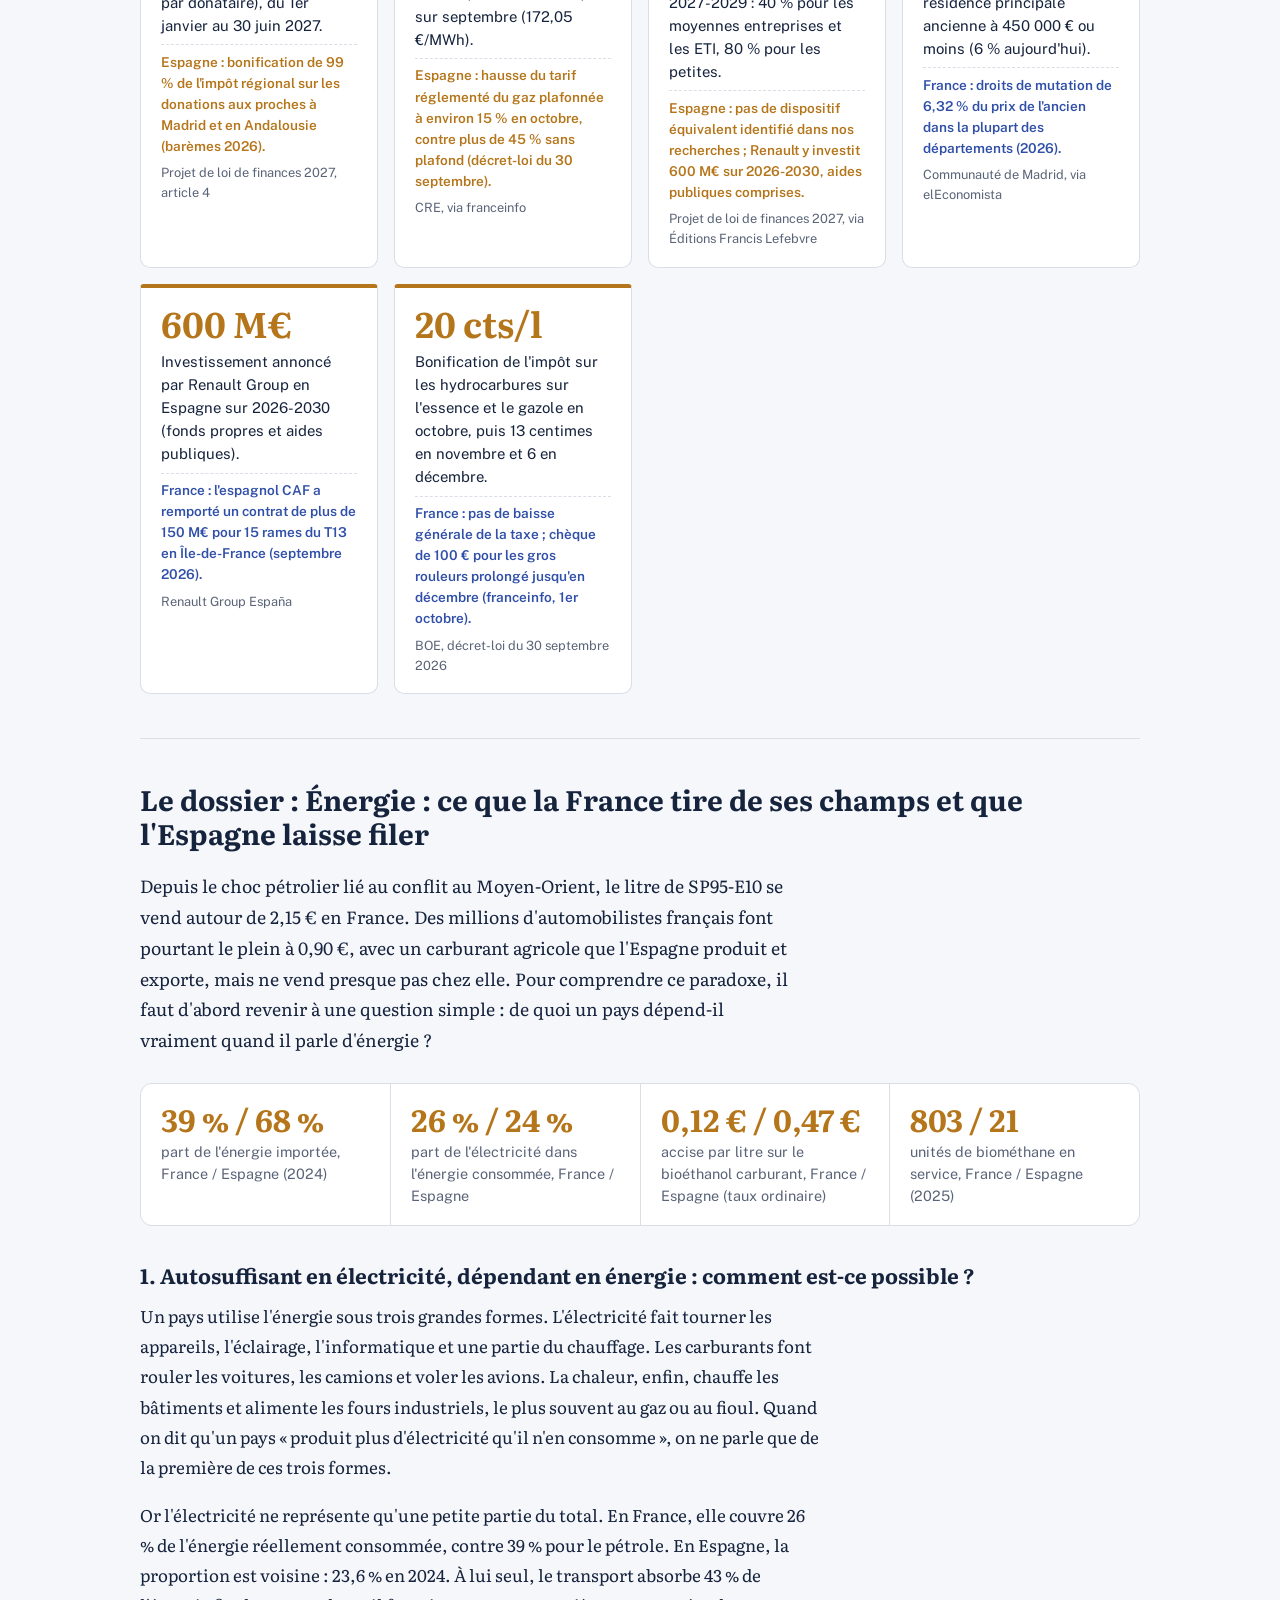
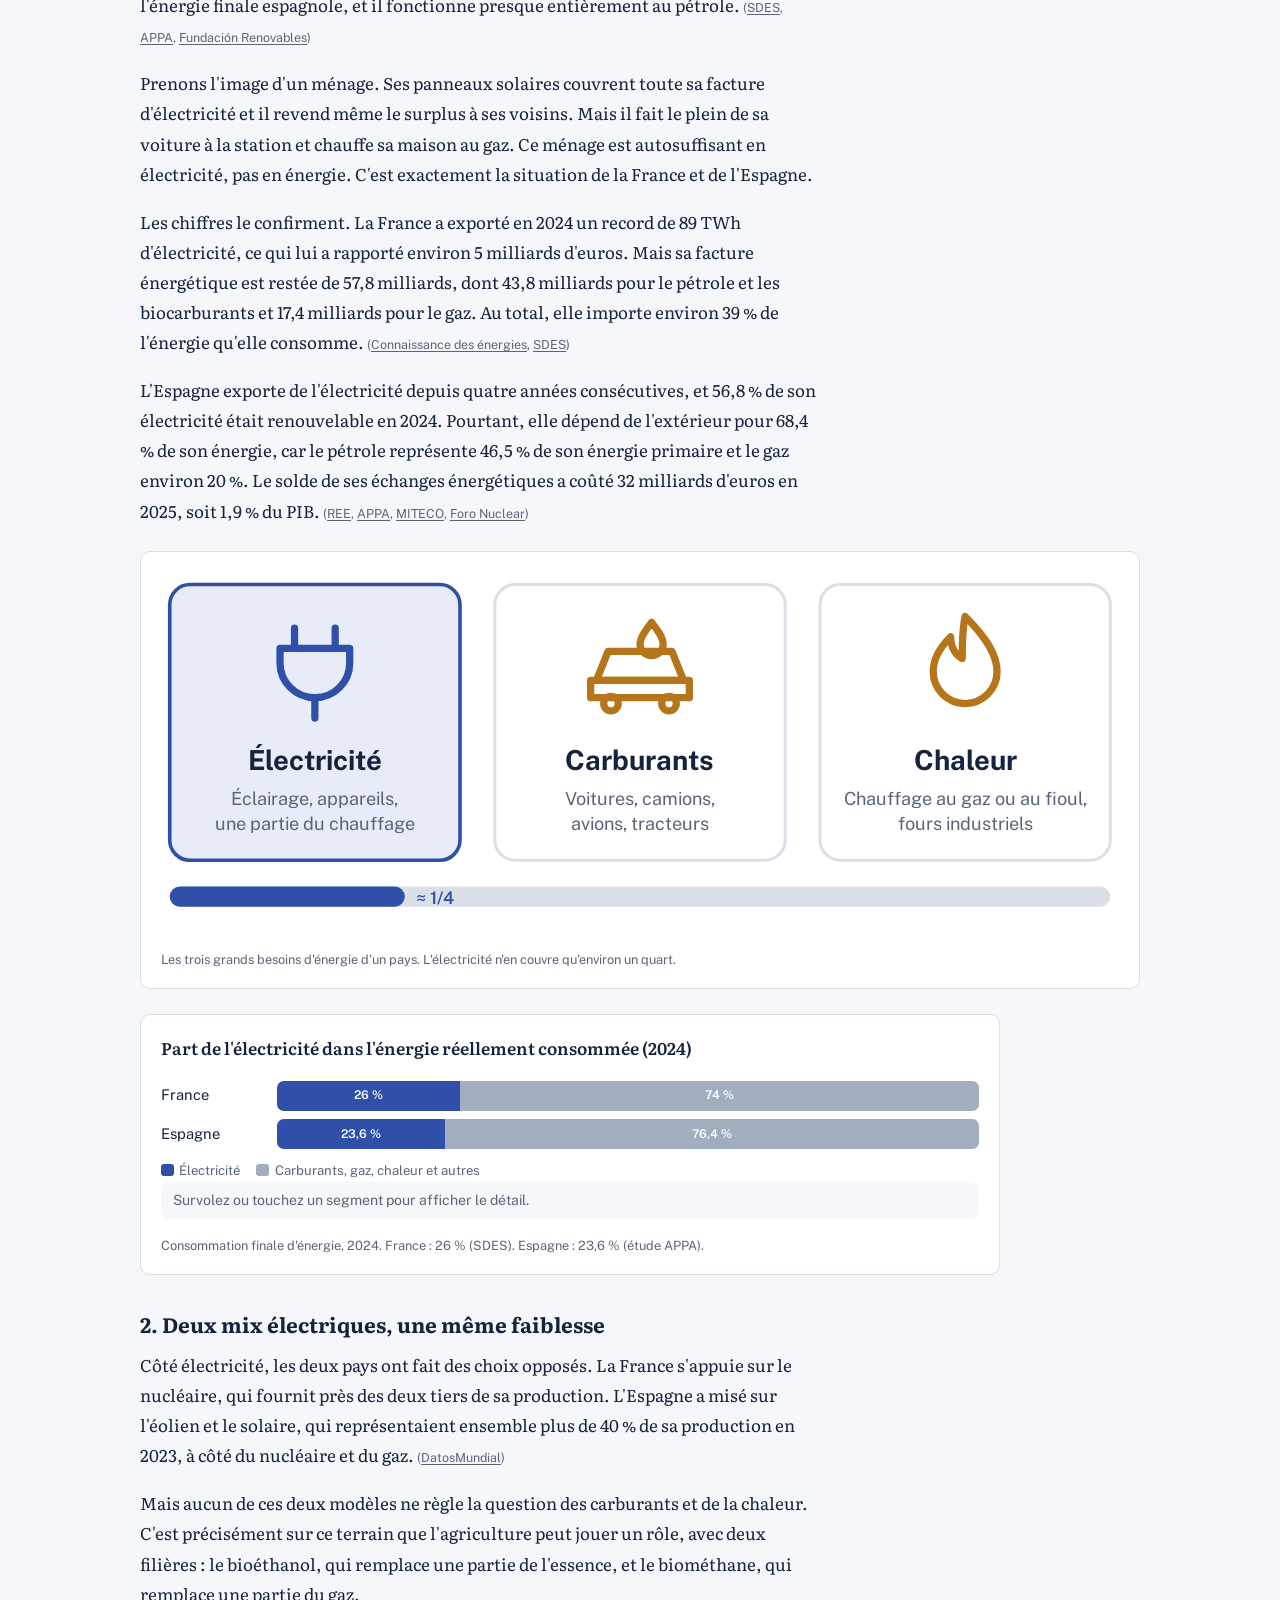
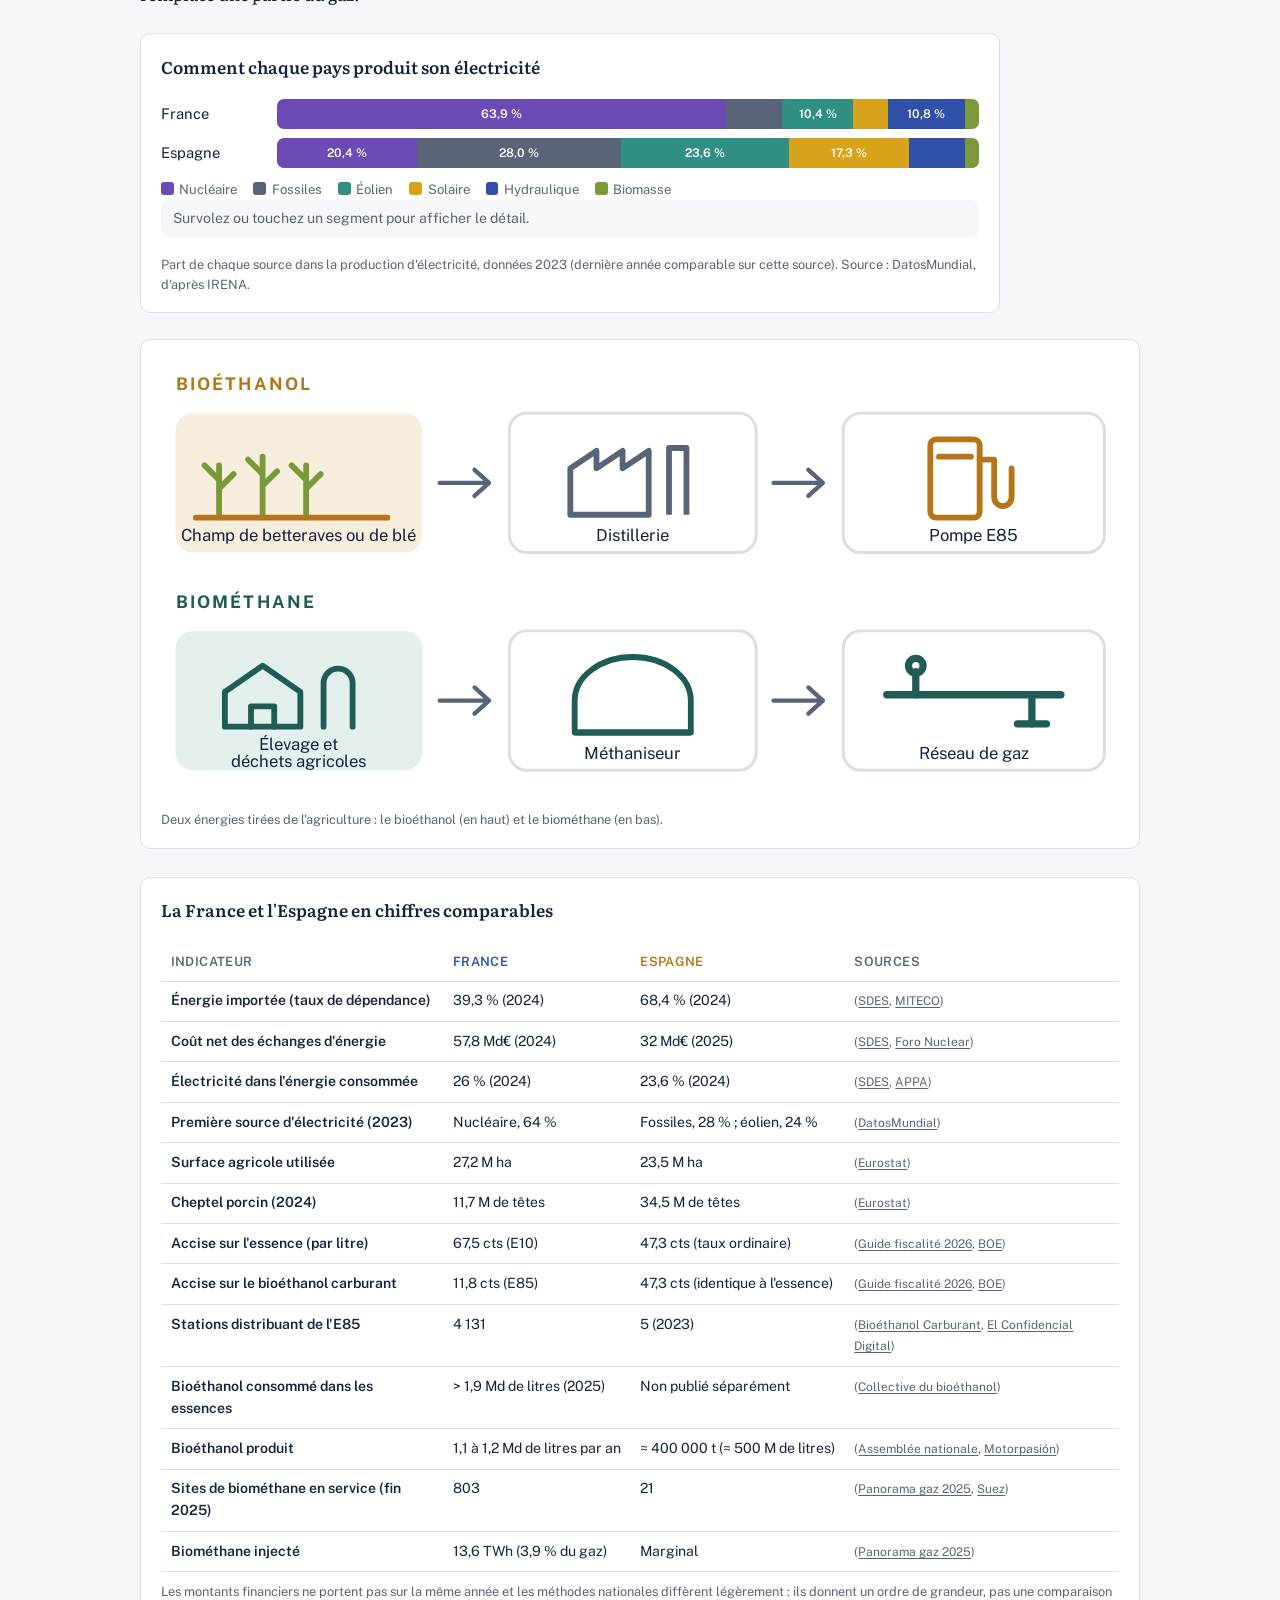
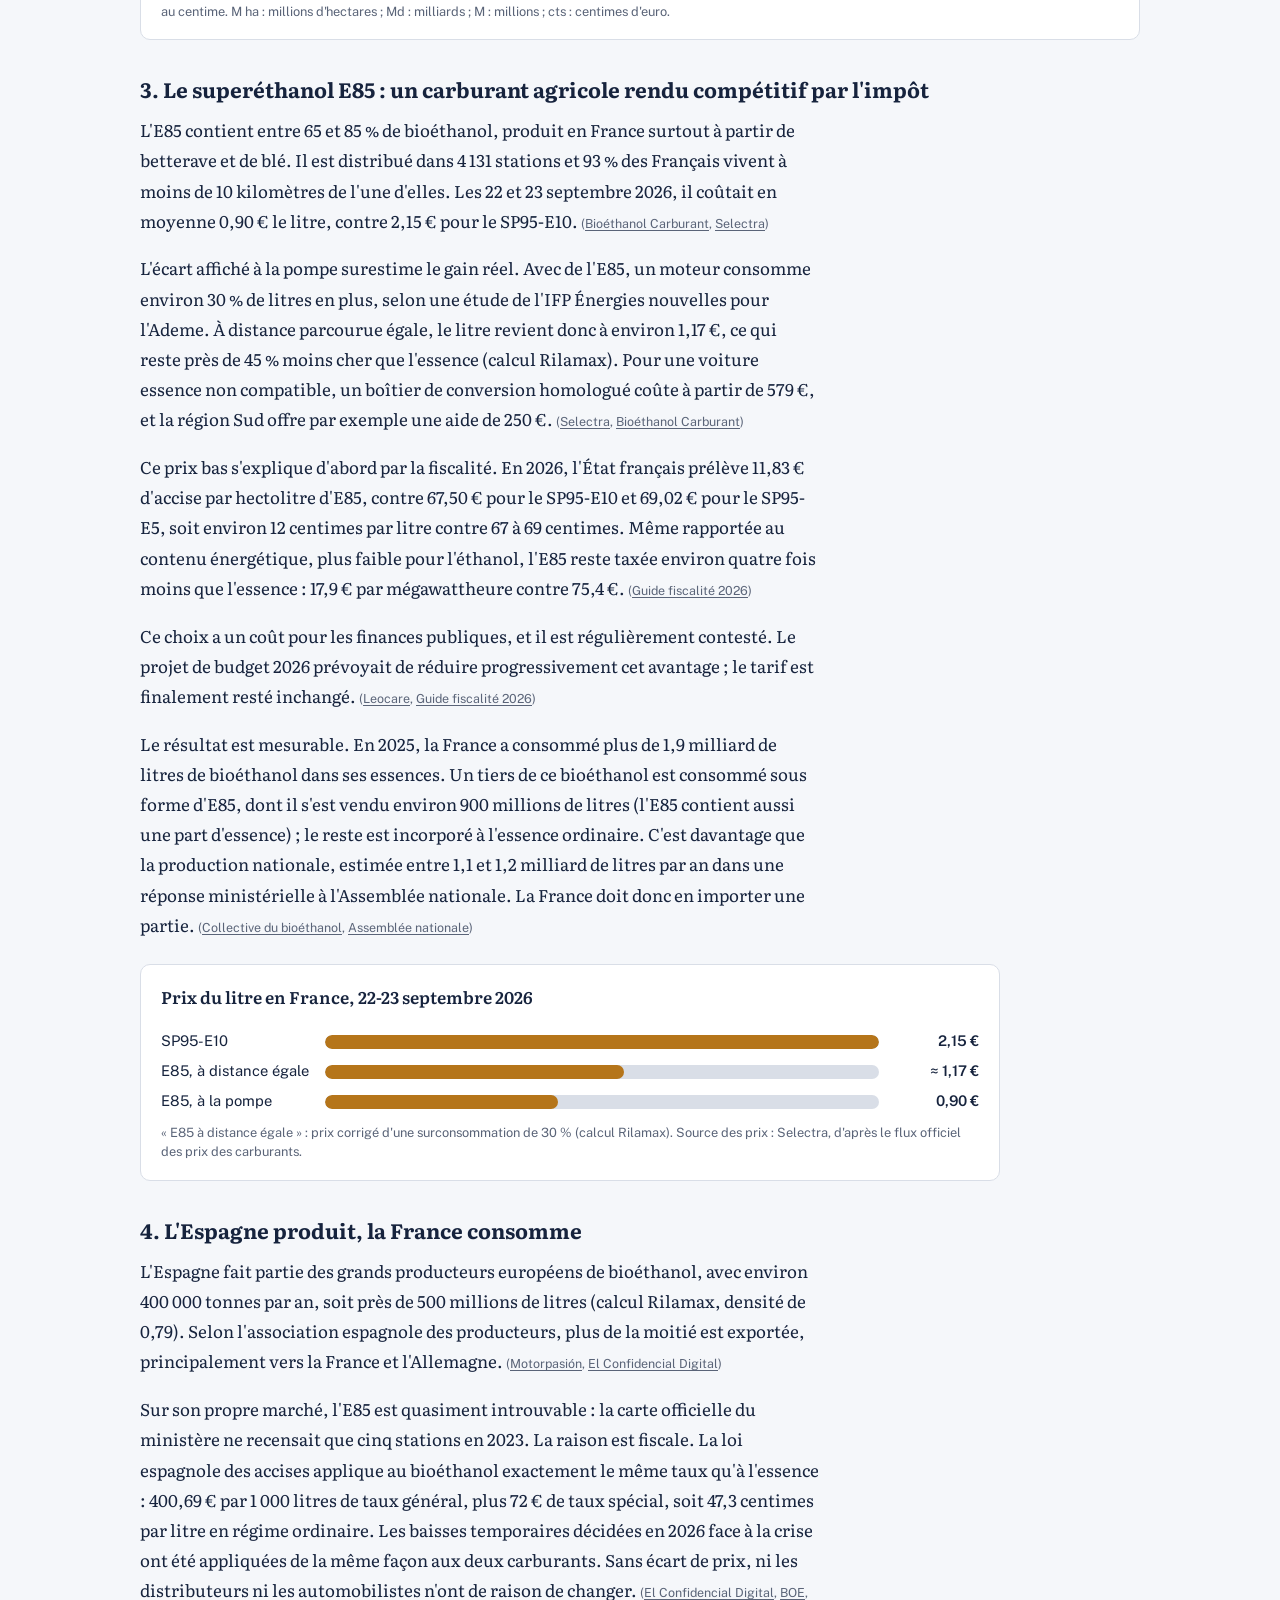
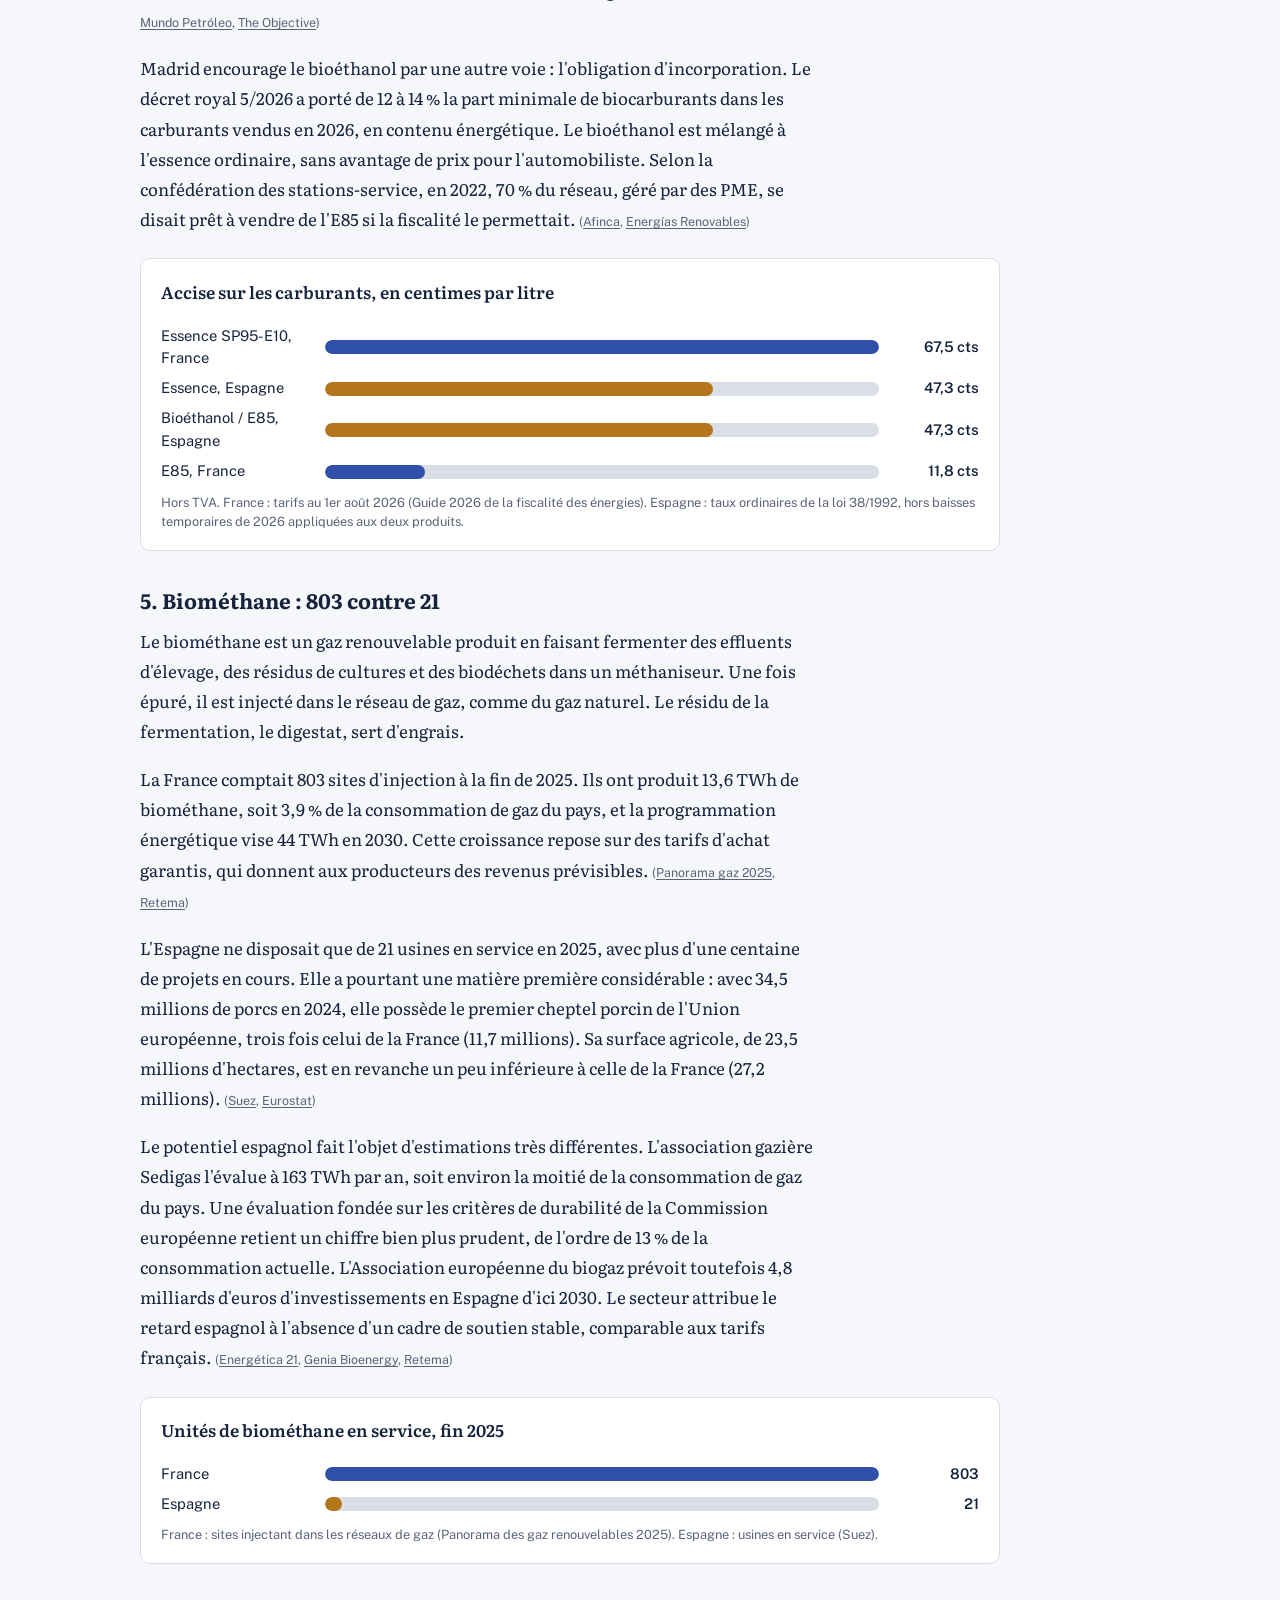
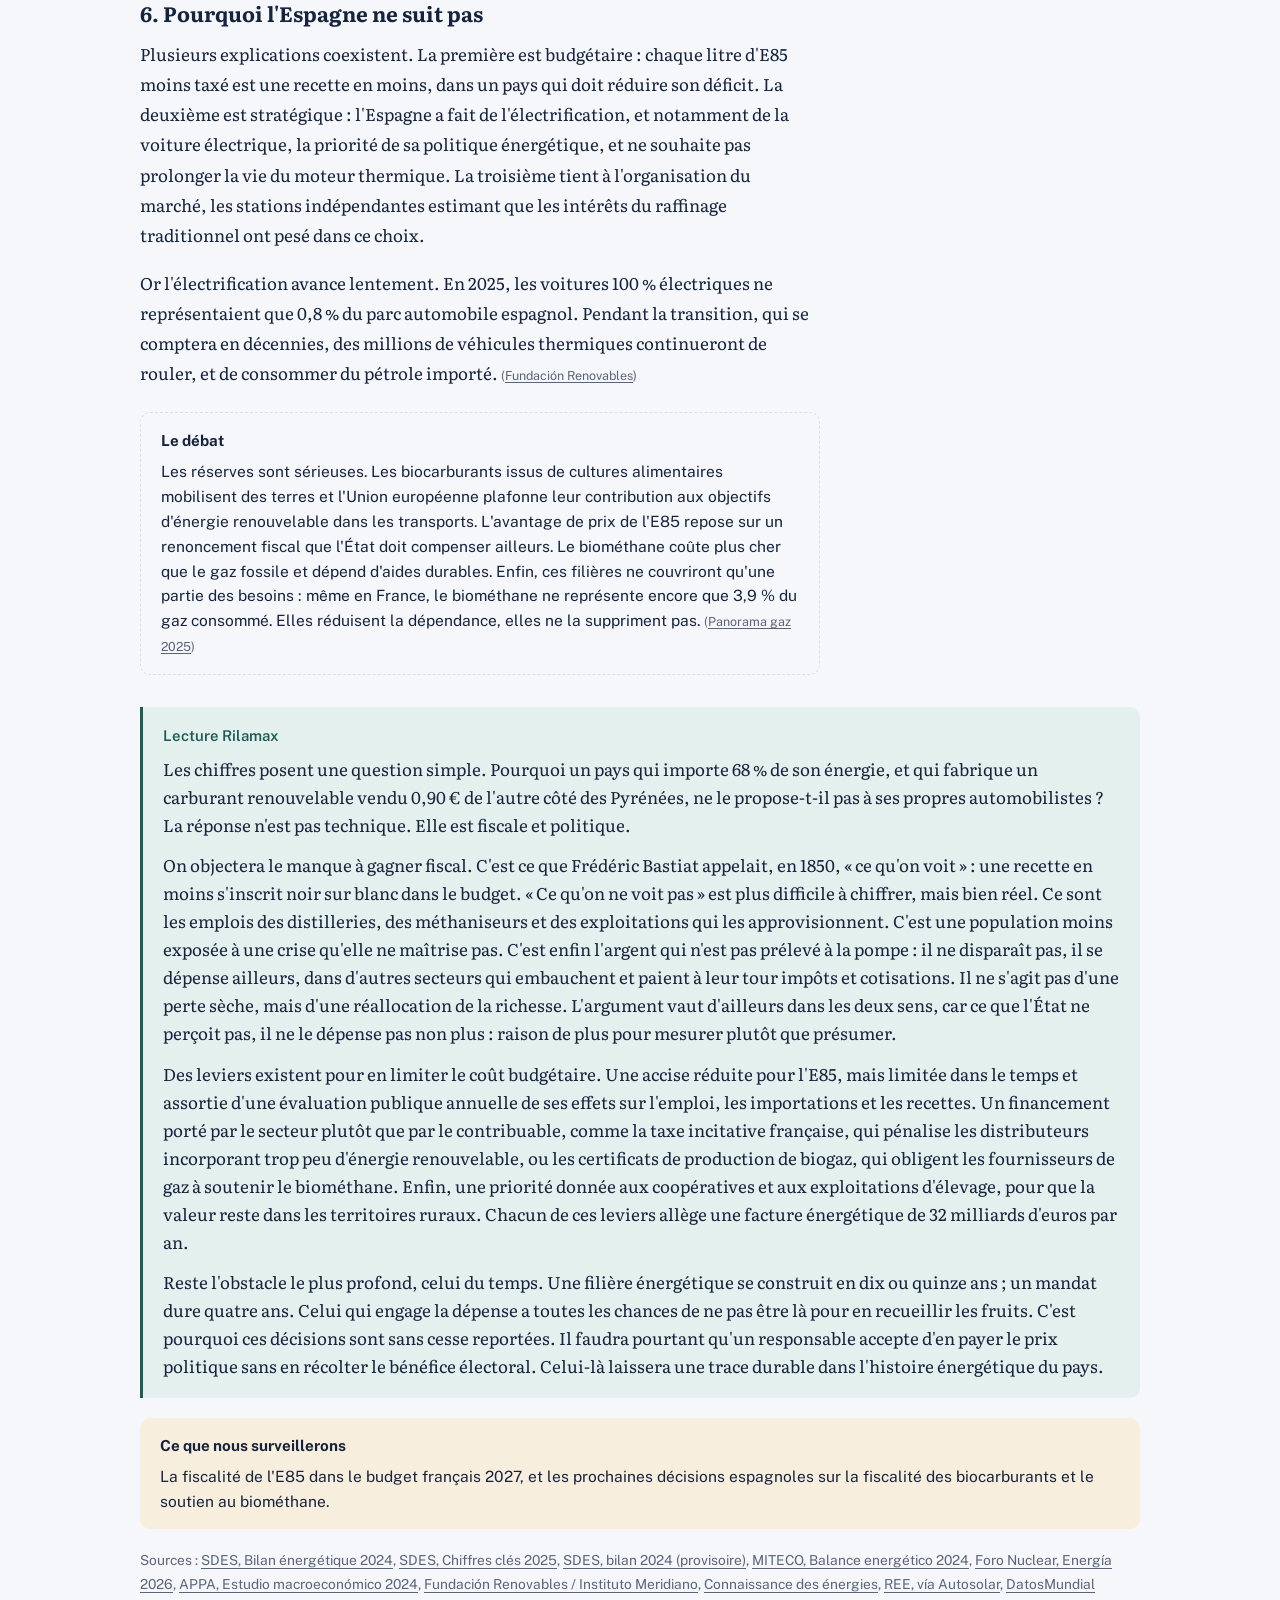
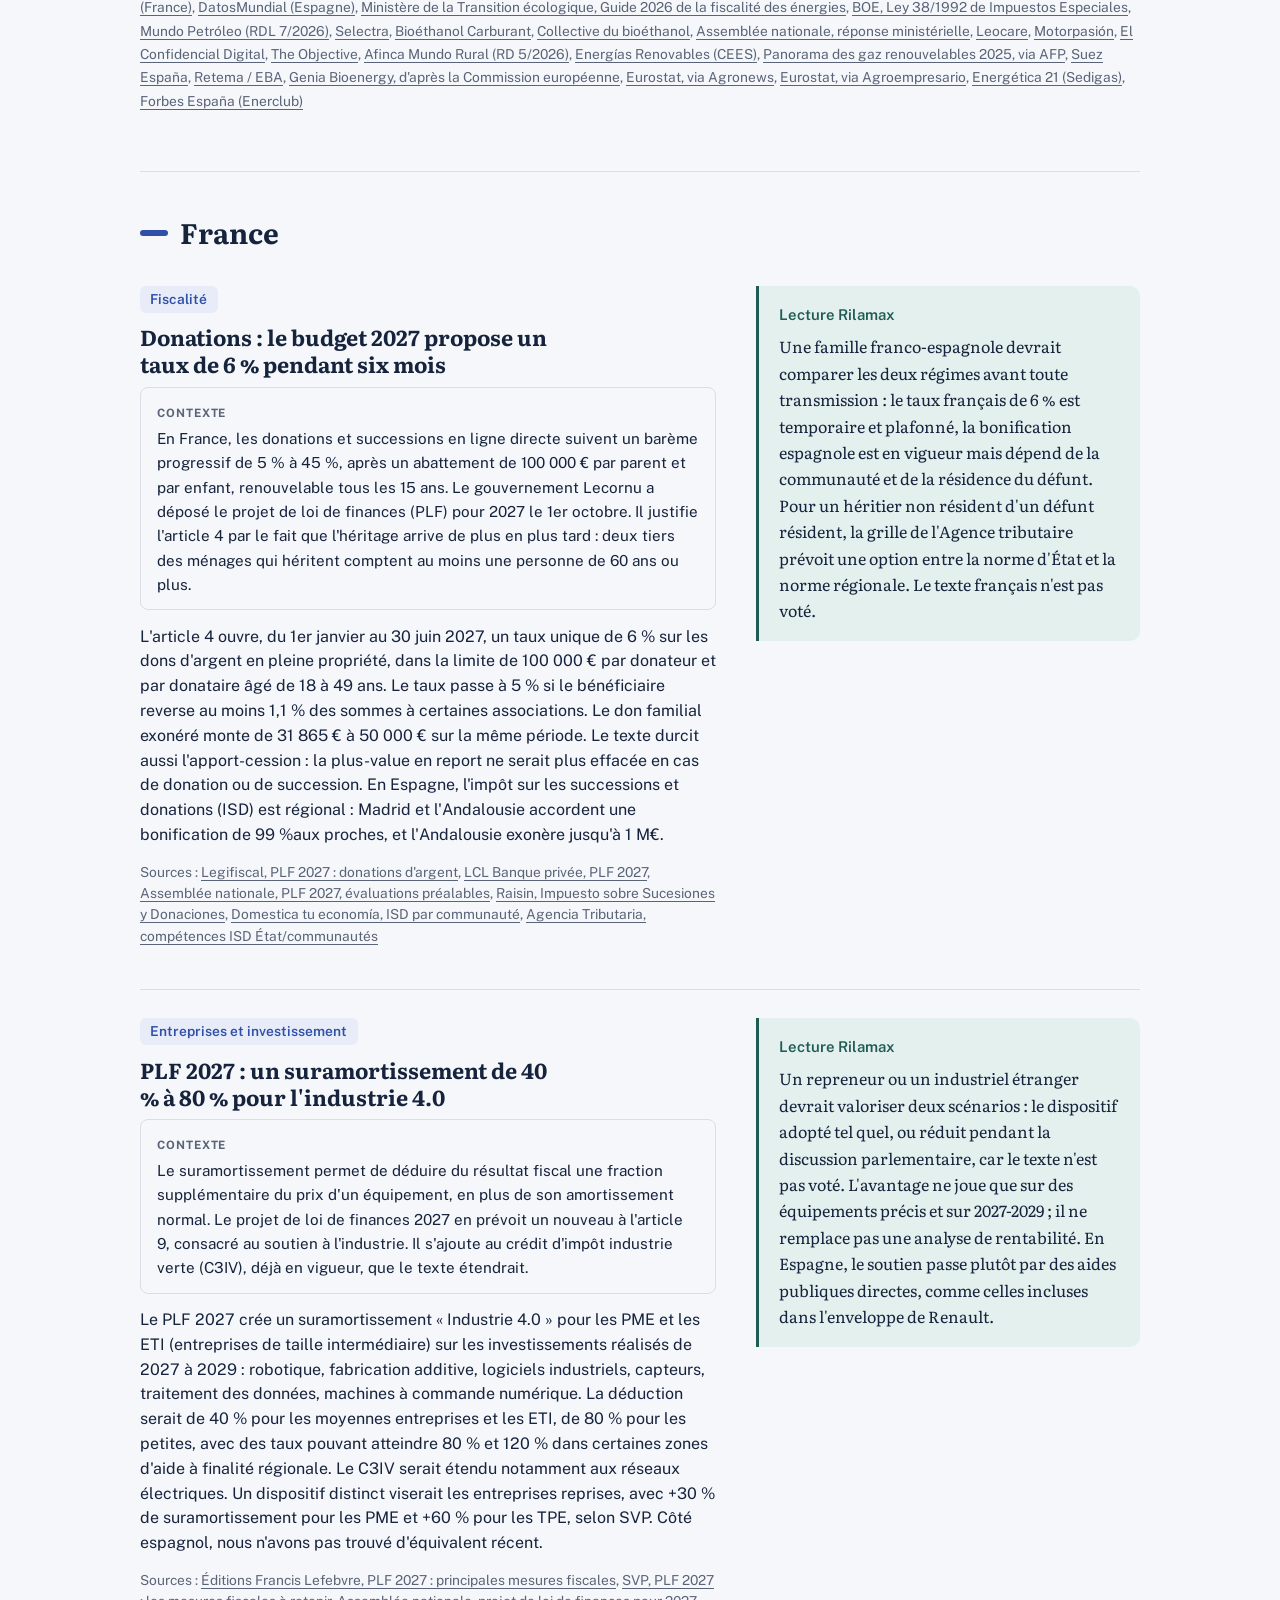
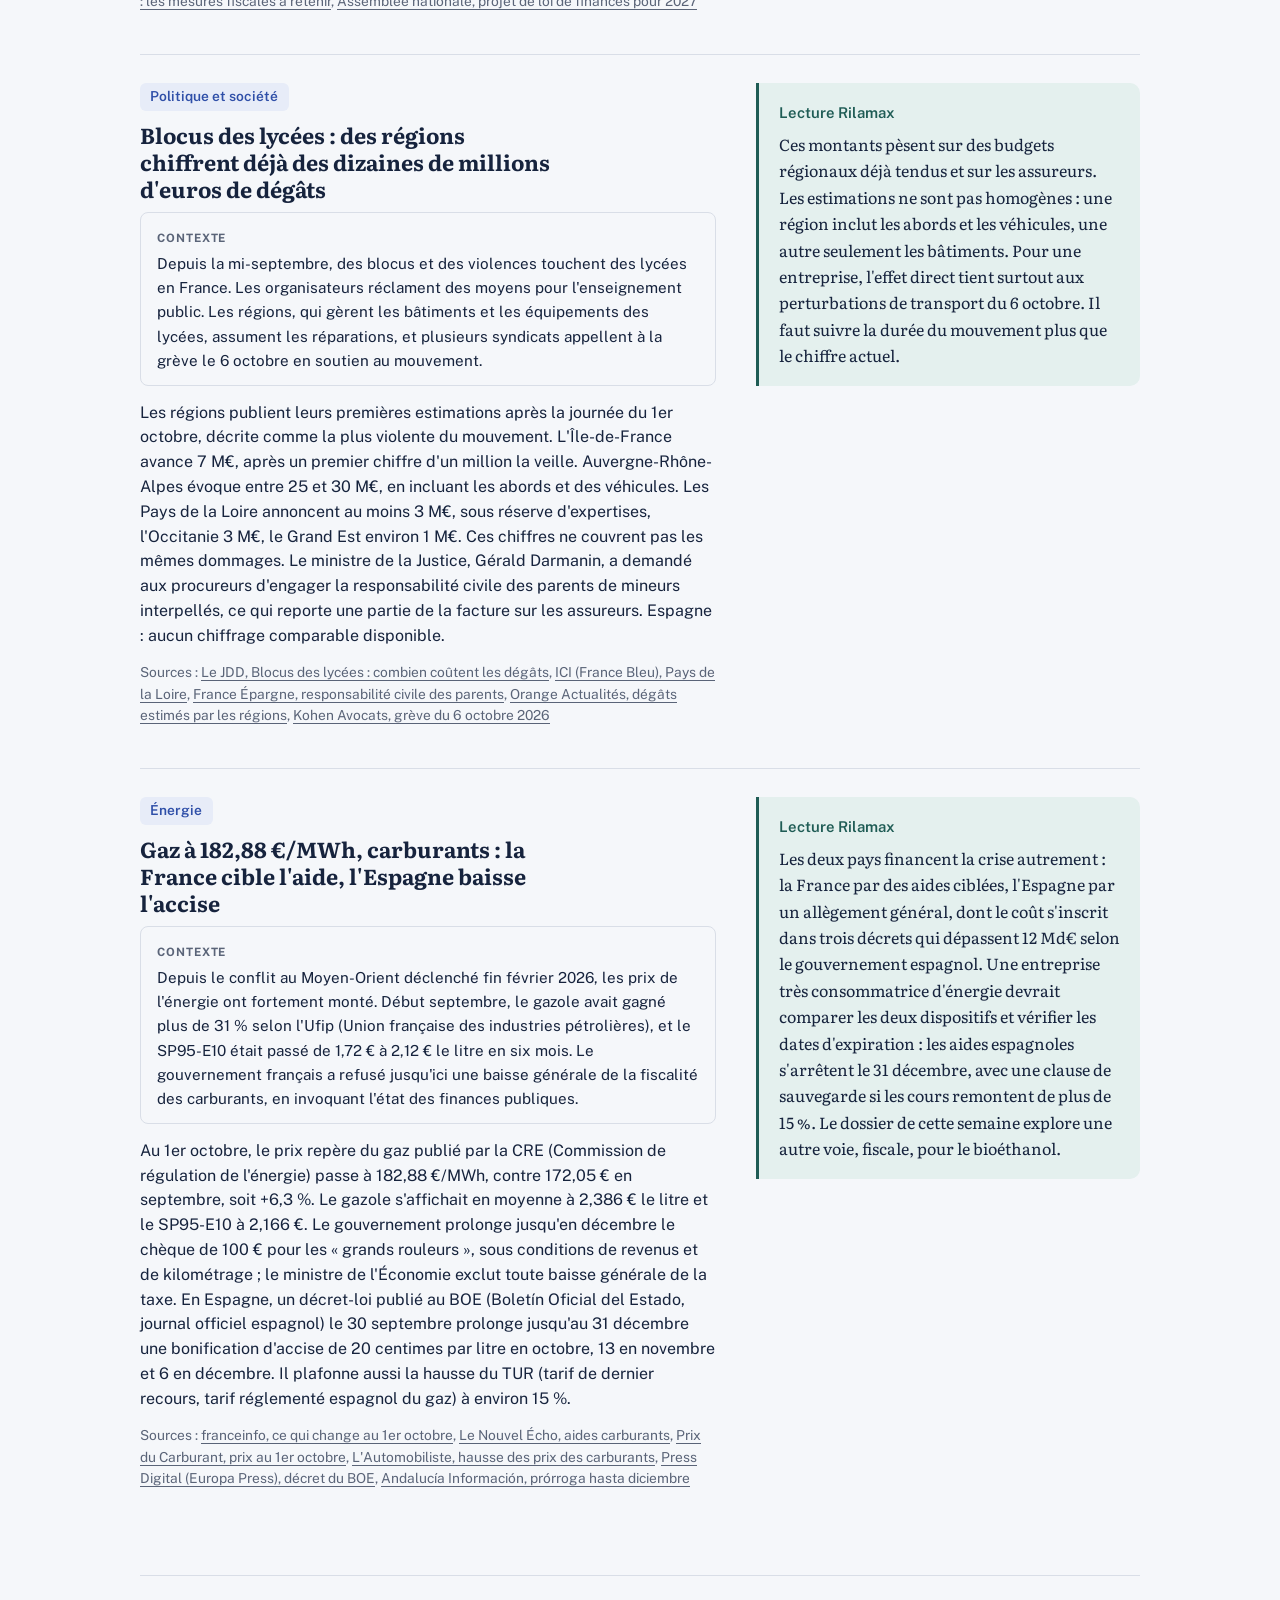
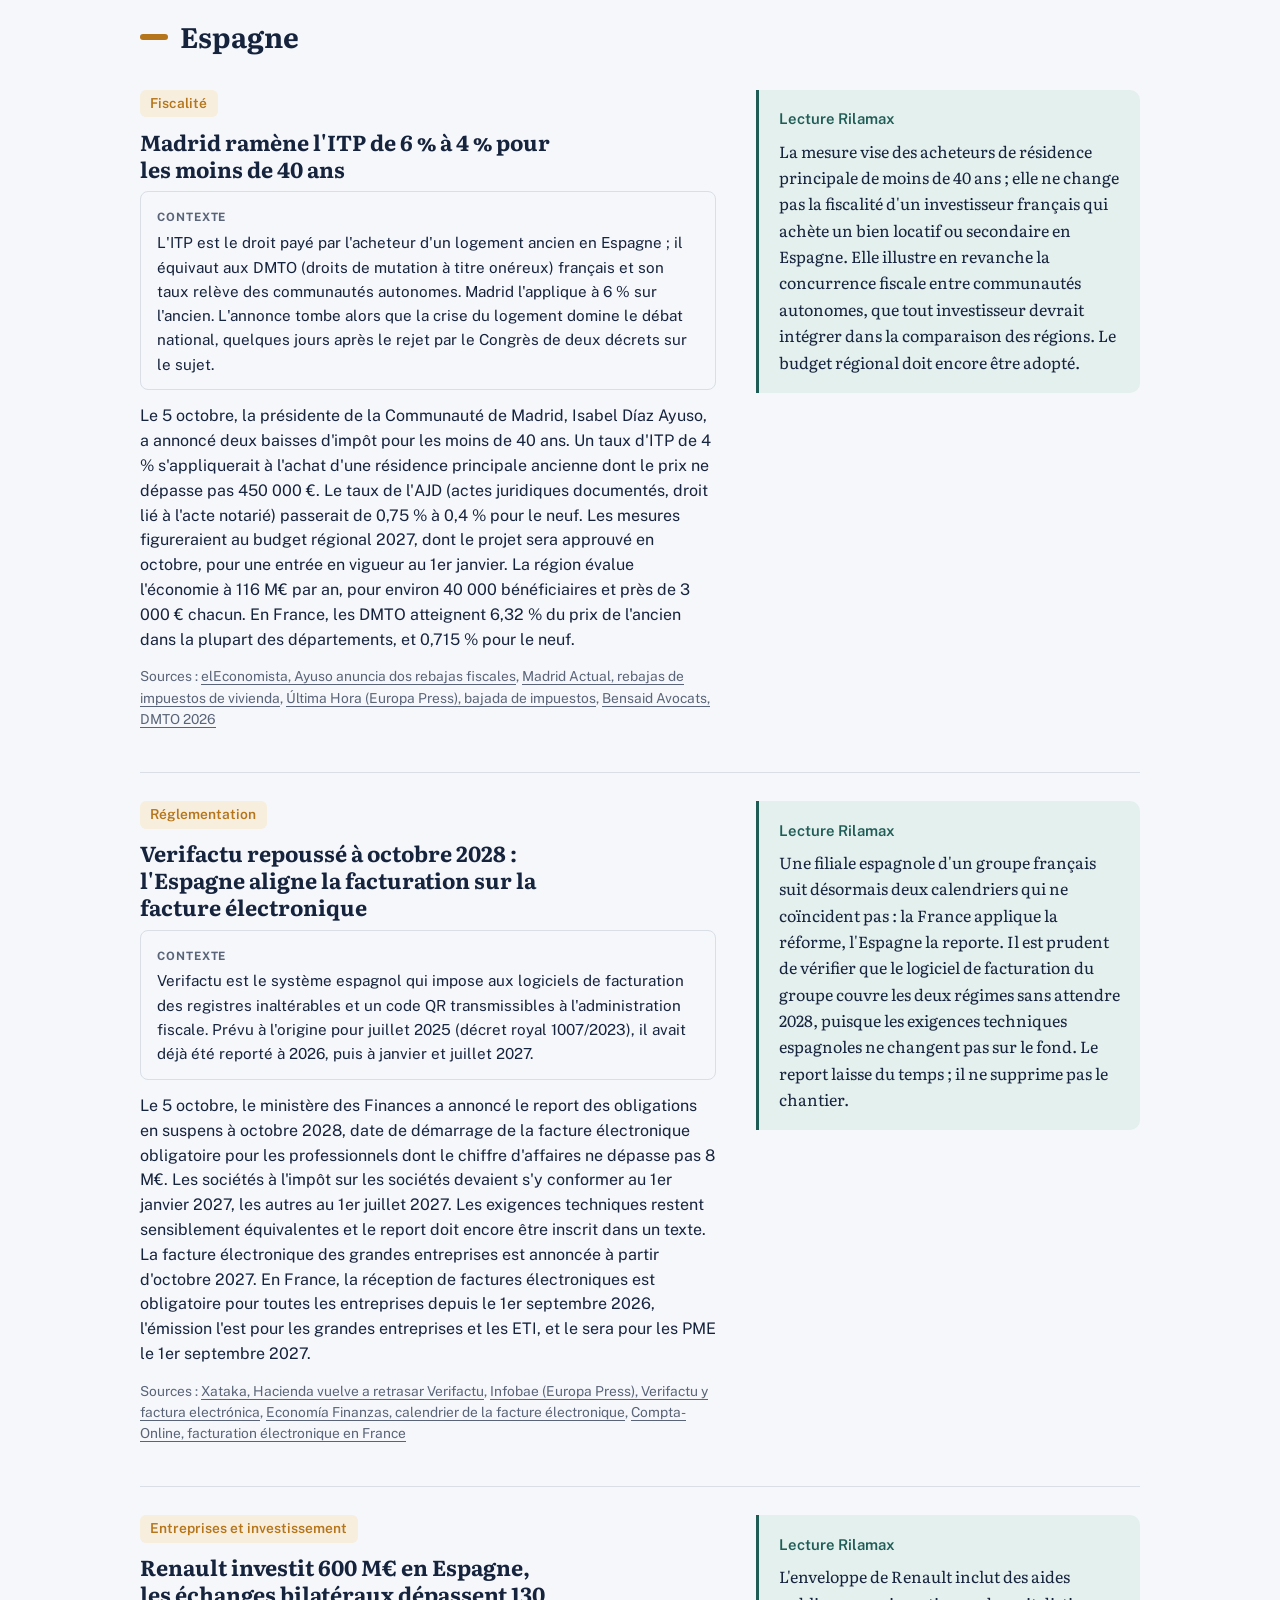
<file: site/ediciones/2026-10-05/index.html>
<!DOCTYPE html>
<html lang="fr">
<head>
<meta charset="utf-8">
<meta name="viewport" content="width=device-width, initial-scale=1, viewport-fit=cover">
<title>Le Bulletin Rilamax — N° 2</title>
<meta name="description" content="Énergie : ce que la France tire de ses champs et que l&#39;Espagne laisse filer">
<meta property="og:type" content="article">
<meta property="og:site_name" content="Le Bulletin Rilamax">
<meta property="og:title" content="Le Bulletin Rilamax N° 2 · Énergie : ce que la France tire de ses champs et que l&#39;Espagne laisse filer">
<meta property="og:description" content="Depuis le choc pétrolier lié au conflit au Moyen-Orient, le litre de SP95-E10 se vend autour de 2,15 € en France. Des millions d&#39;automobilistes français font pourtant le plein à 0,90 €, avec un carburant agricole que l&#39;Espagne produit et exporte, mais ne vend presque pas chez elle. Pour comprendre ce paradoxe, il faut d&#39;abord revenir à une question simple : de quoi un pays dépend-il vraiment quand il parle d&#39;énergie ?">
<meta property="og:image" content="https://bulletin.rilamax.com/portada.png">
<meta property="og:url" content="https://bulletin.rilamax.com/ediciones/2026-10-05/">
<meta name="twitter:card" content="summary_large_image">
<link rel="preconnect" href="https://fonts.googleapis.com">
<link rel="preconnect" href="https://fonts.gstatic.com" crossorigin>
<link href="https://fonts.googleapis.com/css2?family=Literata:opsz,wght@7..72,400;7..72,600;7..72,700&family=Public+Sans:wght@400;500;600&display=swap" rel="stylesheet">
<style>

:root{
  --paper:#F5F7FA; --surface:#FFFFFF; --ink:#16233D; --muted:#5A6478; --rule:#D9DEE7;
  --fr:#2F4FA8; --fr-soft:#E7ECF8; --es:#B5751A; --es-soft:#F8EEDD;
  --note:#1F5C55; --note-soft:#E4F0EE;
  box-sizing:border-box;
  padding-top:env(safe-area-inset-top,0px); padding-bottom:env(safe-area-inset-bottom,0px);
}
@media (prefers-color-scheme:dark){
  :root:not([data-theme="light"]){
    --paper:#121A2B; --surface:#1A2438; --ink:#E8ECF3; --muted:#A3ADC0; --rule:#2E3A52;
    --fr:#8FA8F0; --fr-soft:#22305A; --es:#E5AE5C; --es-soft:#3A2D18;
    --note:#7FCBC0; --note-soft:#173532;
  }
}
:root[data-theme="dark"]{
  --paper:#121A2B; --surface:#1A2438; --ink:#E8ECF3; --muted:#A3ADC0; --rule:#2E3A52;
  --fr:#8FA8F0; --fr-soft:#22305A; --es:#E5AE5C; --es-soft:#3A2D18;
  --note:#7FCBC0; --note-soft:#173532;
}
*,*::before,*::after{box-sizing:inherit}
html{scroll-padding-top:calc(env(safe-area-inset-top,0px) + 64px);scroll-behavior:smooth}
@media (prefers-reduced-motion:reduce){html{scroll-behavior:auto}}
body{margin:0;background:var(--paper);color:var(--ink);font-family:"Public Sans",system-ui,-apple-system,"Segoe UI",sans-serif;font-size:16px;line-height:1.55}
a{color:inherit}
a:focus-visible{outline:2px solid var(--fr);outline-offset:3px;border-radius:4px}
.wrap{max-width:1040px;margin:0 auto;padding:0 1.25rem}
.serif{font-family:"Literata",Georgia,serif}

/* Masthead */
.mast{padding:2.5rem 0 1.75rem}
.bridge{display:flex;align-items:center;gap:.75rem;color:var(--muted);font-size:.9rem}
.bridge .line{flex:1;height:4px;border-radius:2px;background:linear-gradient(90deg,var(--fr) 0 50%,var(--es) 50% 100%)}
h1{font-family:"Literata",Georgia,serif;font-weight:700;font-size:clamp(2.2rem,6vw,3.6rem);line-height:1.05;letter-spacing:-.02em;margin:1rem 0 .5rem}
.meta{display:flex;flex-wrap:wrap;gap:.4rem 1.5rem;color:var(--muted);font-size:.95rem}

/* Sommaire */
.toc{position:sticky;top:0;z-index:5;background:var(--paper);border-top:1px solid var(--rule);border-bottom:1px solid var(--rule)}
.toc ul{list-style:none;margin:0;padding:.6rem 0;display:flex;gap:1.25rem;overflow-x:auto;white-space:nowrap;font-size:.92rem}
.toc a{text-decoration:none;color:var(--muted)}
.toc a:hover{color:var(--ink)}

section{padding:2.75rem 0;border-bottom:1px solid var(--rule)}
h2{font-family:"Literata",Georgia,serif;font-size:1.75rem;line-height:1.2;margin:0 0 1.25rem}
.lede{color:var(--muted);margin:-.75rem 0 1.5rem;max-width:62ch}

/* Edito */
.edito{display:grid;grid-template-columns:1fr;gap:2rem}
@media(min-width:780px){.edito{grid-template-columns:1.7fr 1fr}}
.edito .body p{font-family:"Literata",Georgia,serif;font-size:1.1rem;line-height:1.75;margin:0 0 1rem;max-width:62ch}
.edito .sign{font-size:.92rem;color:var(--muted)}
.keys{background:var(--surface);border:1px solid var(--rule);border-radius:12px;padding:1.4rem 1.5rem;align-self:start}
.keys h3{margin:0 0 .8rem;font-size:1rem}
.keys ol{margin:0;padding-left:1.2rem}
.keys li{margin:0 0 .6rem}

/* Chiffres */
.figs{display:grid;grid-template-columns:repeat(auto-fit,minmax(220px,1fr));gap:1rem}
.fig{background:var(--surface);border:1px solid var(--rule);border-top:4px solid var(--c);border-radius:4px 4px 10px 10px;padding:1.1rem 1.25rem}
.fig.fr{--c:var(--fr)} .fig.es{--c:var(--es)}
.fig strong{display:block;font-family:"Literata",Georgia,serif;font-size:2.2rem;line-height:1.05;color:var(--c)}
.fig span{display:block;margin-top:.5rem;font-size:.93rem}
.fig small{display:block;margin-top:.4rem;color:var(--muted);font-size:.8rem}

/* Dossier */
.dossier .intro{font-family:"Literata",Georgia,serif;font-size:1.1rem;line-height:1.75;max-width:66ch;margin:0 0 1.75rem}
.cols{display:grid;grid-template-columns:1fr;gap:1rem;margin-bottom:1.5rem}
@media(min-width:780px){.cols{grid-template-columns:repeat(3,1fr)}}
.col{background:var(--surface);border:1px solid var(--rule);border-radius:10px;padding:1.2rem 1.3rem}
.col h3{margin:0 0 .6rem;font-size:1.02rem}
.col ul{margin:0;padding-left:1.1rem}
.col li{margin:0 0 .55rem;font-size:.95rem}

/* Items */
.country-head{display:flex;align-items:center;gap:.75rem;margin:0 0 .5rem}
.country-head .bar{width:28px;height:6px;border-radius:3px;background:var(--c)}
.country-head.fr{--c:var(--fr)} .country-head.es{--c:var(--es)}
.item{display:grid;grid-template-columns:1fr;gap:1rem 2.5rem;padding:1.75rem 0;border-top:1px solid var(--rule)}
.item:first-of-type{border-top:0}
@media(min-width:780px){.item{grid-template-columns:1.5fr 1fr}}
.tag{display:inline-flex;align-items:center;gap:.5rem;font-size:.86rem;font-weight:600;padding:.2rem .65rem;border-radius:6px}
.tag.fr{background:var(--fr-soft);color:var(--fr)}
.tag.es{background:var(--es-soft);color:var(--es)}
.item h3{font-family:"Literata",Georgia,serif;font-size:1.35rem;line-height:1.25;margin:.7rem 0 .55rem;max-width:32ch}
.item .sum{margin:0 0 .8rem;max-width:62ch}
.src{font-size:.86rem;color:var(--muted)}
.src a{color:var(--muted);text-underline-offset:3px}
.lecture{align-self:start;background:var(--note-soft);border-left:3px solid var(--note);border-radius:0 10px 10px 0;padding:1.1rem 1.25rem}
.lecture h4{margin:0 0 .45rem;font-size:.93rem;font-weight:600;color:var(--note)}
.lecture p{margin:0;font-family:"Literata",Georgia,serif;font-size:1rem;line-height:1.65}

/* Agenda */
.agenda{list-style:none;margin:0;padding:0;display:grid;gap:.75rem}
.agenda li{display:grid;grid-template-columns:8.5rem 1fr;gap:1rem;background:var(--surface);border:1px solid var(--rule);border-radius:10px;padding:1rem 1.2rem}
@media(max-width:560px){.agenda li{grid-template-columns:1fr;gap:.25rem}}
.agenda .when{font-weight:600}
.agenda .what{max-width:62ch}

/* CTA + footer */
.cta{display:grid;grid-template-columns:1fr;gap:1.25rem;align-items:center}
@media(min-width:780px){.cta{grid-template-columns:1.6fr 1fr}}
.cta p{font-family:"Literata",Georgia,serif;font-size:1.1rem;margin:0;max-width:56ch}
.btn{display:inline-block;text-align:center;text-decoration:none;font-weight:600;background:var(--ink);color:var(--paper);padding:.85rem 1.3rem;border-radius:10px}
footer{padding:2rem 0 3rem;color:var(--muted);font-size:.86rem}
footer p{max-width:72ch;margin:0 0 .6rem}


.titlerow{display:flex;align-items:flex-end;justify-content:space-between;gap:1rem;flex-wrap:wrap}
.langs{display:inline-flex;border:1px solid var(--rule);border-radius:999px;padding:3px;background:var(--surface);margin-bottom:.6rem}
.langs button{font:inherit;font-size:.88rem;font-weight:600;border:0;background:transparent;color:var(--muted);padding:.35rem .85rem;border-radius:999px;cursor:pointer}
.langs button[aria-pressed="true"]{background:var(--ink);color:var(--paper)}
.langs button:focus-visible{outline:2px solid var(--fr);outline-offset:2px}
.edition[hidden]{display:none}

.dfigs{display:grid;grid-template-columns:repeat(auto-fit,minmax(200px,1fr));gap:1px;background:var(--rule);border:1px solid var(--rule);border-radius:12px;overflow:hidden;margin:0 0 2.25rem}
.dfigs div{background:var(--surface);padding:1.1rem 1.25rem}
.dfigs strong{display:block;font-family:"Literata",Georgia,serif;font-size:1.9rem;line-height:1.1;color:var(--es)}
.dfigs span{display:block;margin-top:.35rem;font-size:.9rem;color:var(--muted)}
.longform{max-width:none}
.longform>h3,.longform>p,.longform>.debate{max-width:68ch}
.longform>figure{max-width:860px}
.longform h3{font-family:"Literata",Georgia,serif;font-size:1.3rem;line-height:1.3;margin:2.25rem 0 .75rem}
.longform h3:first-child{margin-top:0}
.longform p{font-family:"Literata",Georgia,serif;font-size:1.06rem;line-height:1.78;margin:0 0 1.1rem}
.chart{margin:1.5rem 0;padding:1.1rem 1.25rem;background:var(--surface);border:1px solid var(--rule);border-radius:10px}
.bar-row{display:grid;grid-template-columns:9.5rem 1fr 5.5rem;align-items:center;gap:.75rem;margin:.45rem 0;font-size:.92rem}
.bar-row .bar{display:block;height:14px;border-radius:7px;background:#D9DEE7;background:var(--rule);overflow:hidden}
.bar-row .fill{display:block;height:14px;width:0;border-radius:7px;background:#B5751A;background:var(--es)}
.bar-row .fill.c-muted{background:#5A6478;background:var(--muted)}
.bar-row .fill.c-fr{background:#2F4FA8;background:var(--fr)}
.bar-row .val{font-weight:600;text-align:right}
.chart figcaption{margin-top:.6rem;font-size:.8rem;color:var(--muted)}
@media(max-width:560px){.bar-row{grid-template-columns:1fr auto}.bar-row .bar{grid-column:1/-1;order:3}}
.debate{margin:1.5rem 0;padding:1rem 1.25rem;border:1px dashed var(--rule);border-radius:10px}
.debate h4,.watch h4{margin:0 0 .4rem;font-size:.95rem}
.debate p,.watch p{margin:0;font-size:.97rem;font-family:"Public Sans",system-ui,sans-serif;line-height:1.6}
.dossier .lecture{margin-top:2rem;max-width:none}
.dossier .lecture p{font-size:1.06rem}
.watch{margin:1.25rem 0;padding:1rem 1.25rem;background:var(--es-soft);border-radius:10px}
.dossier .src{margin-top:1rem;line-height:1.7}

.archive ul{list-style:none;margin:0;padding:0;display:grid;gap:.5rem}
.archive a{text-underline-offset:3px}
.archive li span{color:var(--muted);font-size:.9rem;margin-left:.5rem}
.bar-row .fill.w1{width:1%}.bar-row .fill.w2{width:2%}.bar-row .fill.w3{width:3%}.bar-row .fill.w4{width:4%}.bar-row .fill.w5{width:5%}.bar-row .fill.w6{width:6%}.bar-row .fill.w7{width:7%}.bar-row .fill.w8{width:8%}.bar-row .fill.w9{width:9%}.bar-row .fill.w10{width:10%}.bar-row .fill.w11{width:11%}.bar-row .fill.w12{width:12%}.bar-row .fill.w13{width:13%}.bar-row .fill.w14{width:14%}.bar-row .fill.w15{width:15%}.bar-row .fill.w16{width:16%}.bar-row .fill.w17{width:17%}.bar-row .fill.w18{width:18%}.bar-row .fill.w19{width:19%}.bar-row .fill.w20{width:20%}.bar-row .fill.w21{width:21%}.bar-row .fill.w22{width:22%}.bar-row .fill.w23{width:23%}.bar-row .fill.w24{width:24%}.bar-row .fill.w25{width:25%}.bar-row .fill.w26{width:26%}.bar-row .fill.w27{width:27%}.bar-row .fill.w28{width:28%}.bar-row .fill.w29{width:29%}.bar-row .fill.w30{width:30%}.bar-row .fill.w31{width:31%}.bar-row .fill.w32{width:32%}.bar-row .fill.w33{width:33%}.bar-row .fill.w34{width:34%}.bar-row .fill.w35{width:35%}.bar-row .fill.w36{width:36%}.bar-row .fill.w37{width:37%}.bar-row .fill.w38{width:38%}.bar-row .fill.w39{width:39%}.bar-row .fill.w40{width:40%}.bar-row .fill.w41{width:41%}.bar-row .fill.w42{width:42%}.bar-row .fill.w43{width:43%}.bar-row .fill.w44{width:44%}.bar-row .fill.w45{width:45%}.bar-row .fill.w46{width:46%}.bar-row .fill.w47{width:47%}.bar-row .fill.w48{width:48%}.bar-row .fill.w49{width:49%}.bar-row .fill.w50{width:50%}.bar-row .fill.w51{width:51%}.bar-row .fill.w52{width:52%}.bar-row .fill.w53{width:53%}.bar-row .fill.w54{width:54%}.bar-row .fill.w55{width:55%}.bar-row .fill.w56{width:56%}.bar-row .fill.w57{width:57%}.bar-row .fill.w58{width:58%}.bar-row .fill.w59{width:59%}.bar-row .fill.w60{width:60%}.bar-row .fill.w61{width:61%}.bar-row .fill.w62{width:62%}.bar-row .fill.w63{width:63%}.bar-row .fill.w64{width:64%}.bar-row .fill.w65{width:65%}.bar-row .fill.w66{width:66%}.bar-row .fill.w67{width:67%}.bar-row .fill.w68{width:68%}.bar-row .fill.w69{width:69%}.bar-row .fill.w70{width:70%}.bar-row .fill.w71{width:71%}.bar-row .fill.w72{width:72%}.bar-row .fill.w73{width:73%}.bar-row .fill.w74{width:74%}.bar-row .fill.w75{width:75%}.bar-row .fill.w76{width:76%}.bar-row .fill.w77{width:77%}.bar-row .fill.w78{width:78%}.bar-row .fill.w79{width:79%}.bar-row .fill.w80{width:80%}.bar-row .fill.w81{width:81%}.bar-row .fill.w82{width:82%}.bar-row .fill.w83{width:83%}.bar-row .fill.w84{width:84%}.bar-row .fill.w85{width:85%}.bar-row .fill.w86{width:86%}.bar-row .fill.w87{width:87%}.bar-row .fill.w88{width:88%}.bar-row .fill.w89{width:89%}.bar-row .fill.w90{width:90%}.bar-row .fill.w91{width:91%}.bar-row .fill.w92{width:92%}.bar-row .fill.w93{width:93%}.bar-row .fill.w94{width:94%}.bar-row .fill.w95{width:95%}.bar-row .fill.w96{width:96%}.bar-row .fill.w97{width:97%}.bar-row .fill.w98{width:98%}.bar-row .fill.w99{width:99%}.bar-row .fill.w100{width:100%}

.glossary{margin:0;display:grid;grid-template-columns:1fr;gap:.6rem}
@media(min-width:780px){.glossary{grid-template-columns:1fr 1fr}}
.glossary div{background:var(--surface);border:1px solid var(--rule);border-radius:10px;padding:.9rem 1.1rem}
.glossary dt{font-weight:600;color:var(--fr);margin:0 0 .2rem}
.glossary dd{margin:0;font-size:.95rem;line-height:1.55}

.chart-t{margin:0 0 .7rem;font-weight:600;font-size:.95rem}
.bar-row .fill{transition:width 1.1s cubic-bezier(.2,.7,.2,1)}
.chart.pre .bar-row .fill,.chart.pre .seg{width:0 !important}
.mix-row{display:grid;grid-template-columns:6.5rem 1fr;align-items:center;gap:.75rem;margin:.55rem 0;font-size:.92rem}
.mix-bar{display:flex;height:30px;border-radius:7px;overflow:hidden;background:var(--rule)}
.seg{display:flex;align-items:center;justify-content:center;height:100%;width:0;color:#fff;font-style:normal;font-size:.75rem;font-weight:600;position:relative;transition:width 1.2s cubic-bezier(.2,.7,.2,1);cursor:default;outline:none}
.seg i{font-style:normal;white-space:nowrap;overflow:hidden}
.seg:hover,.seg:focus{filter:brightness(1.12)}
.mix-legend{display:flex;flex-wrap:wrap;gap:.4rem 1rem;margin-top:.75rem;font-size:.82rem;color:var(--muted)}
.mix-legend b{display:inline-block;width:.8rem;height:.8rem;border-radius:3px;margin-right:.35rem;vertical-align:-1px}
.k-nuclear{background:#6C4AB6}.k-fosil{background:#5A6478}.k-eolica{background:#2F8F83}.k-solar{background:#D9A21B}.k-hidro{background:#2F4FA8}.k-biomasa{background:#7A9A3A}.k-otros{background:#A3ADC0}
.mix .chart.pre .seg{width:0}
.seg[class*=" w"]{flex:none}
.seg.w1{width:1%}.seg.w2{width:2%}.seg.w3{width:3%}.seg.w4{width:4%}.seg.w5{width:5%}.seg.w6{width:6%}.seg.w7{width:7%}.seg.w8{width:8%}.seg.w9{width:9%}.seg.w10{width:10%}.seg.w11{width:11%}.seg.w12{width:12%}.seg.w13{width:13%}.seg.w14{width:14%}.seg.w15{width:15%}.seg.w16{width:16%}.seg.w17{width:17%}.seg.w18{width:18%}.seg.w19{width:19%}.seg.w20{width:20%}.seg.w21{width:21%}.seg.w22{width:22%}.seg.w23{width:23%}.seg.w24{width:24%}.seg.w25{width:25%}.seg.w26{width:26%}.seg.w27{width:27%}.seg.w28{width:28%}.seg.w29{width:29%}.seg.w30{width:30%}.seg.w31{width:31%}.seg.w32{width:32%}.seg.w33{width:33%}.seg.w34{width:34%}.seg.w35{width:35%}.seg.w36{width:36%}.seg.w37{width:37%}.seg.w38{width:38%}.seg.w39{width:39%}.seg.w40{width:40%}.seg.w41{width:41%}.seg.w42{width:42%}.seg.w43{width:43%}.seg.w44{width:44%}.seg.w45{width:45%}.seg.w46{width:46%}.seg.w47{width:47%}.seg.w48{width:48%}.seg.w49{width:49%}.seg.w50{width:50%}.seg.w51{width:51%}.seg.w52{width:52%}.seg.w53{width:53%}.seg.w54{width:54%}.seg.w55{width:55%}.seg.w56{width:56%}.seg.w57{width:57%}.seg.w58{width:58%}.seg.w59{width:59%}.seg.w60{width:60%}.seg.w61{width:61%}.seg.w62{width:62%}.seg.w63{width:63%}.seg.w64{width:64%}.seg.w65{width:65%}.seg.w66{width:66%}.seg.w67{width:67%}.seg.w68{width:68%}.seg.w69{width:69%}.seg.w70{width:70%}.seg.w71{width:71%}.seg.w72{width:72%}.seg.w73{width:73%}.seg.w74{width:74%}.seg.w75{width:75%}.seg.w76{width:76%}.seg.w77{width:77%}.seg.w78{width:78%}.seg.w79{width:79%}.seg.w80{width:80%}.seg.w81{width:81%}.seg.w82{width:82%}.seg.w83{width:83%}.seg.w84{width:84%}.seg.w85{width:85%}.seg.w86{width:86%}.seg.w87{width:87%}.seg.w88{width:88%}.seg.w89{width:89%}.seg.w90{width:90%}.seg.w91{width:91%}.seg.w92{width:92%}.seg.w93{width:93%}.seg.w94{width:94%}.seg.w95{width:95%}.seg.w96{width:96%}.seg.w97{width:97%}.seg.w98{width:98%}.seg.w99{width:99%}.seg.w100{width:100%}

.seg{cursor:pointer}
.seg.on{filter:brightness(1.18);box-shadow:inset 0 0 0 2px rgba(255,255,255,.85)}
.mix-info{margin:.7rem 0 0;padding:.5rem .75rem;border-radius:8px;background:var(--paper);font-size:.88rem;color:var(--muted);min-height:1.2em}
.mix-info.act{color:var(--ink);font-weight:600;background:var(--fr-soft)}
.cite{font-family:"Public Sans",system-ui,sans-serif;font-size:.78rem;color:var(--muted);white-space:normal}
.cite a{color:var(--muted);text-underline-offset:2px}
.illus{margin:1.6rem 0;padding:1.1rem 1.25rem;background:var(--surface);border:1px solid var(--rule);border-radius:10px}
.illus figcaption,.cmp figcaption{margin-top:.6rem;font-size:.8rem;color:var(--muted);font-family:"Public Sans",system-ui,sans-serif}
.cmp{margin:1.75rem 0;padding:1.1rem 1.25rem;background:var(--surface);border:1px solid var(--rule);border-radius:10px;max-width:none}
.cmp-wrap{overflow-x:auto}
.cmp table{width:100%;border-collapse:collapse;font-size:.88rem;font-family:"Public Sans",system-ui,sans-serif;min-width:560px}
.cmp th,.cmp td{text-align:left;padding:.55rem .6rem;border-bottom:1px solid var(--rule);vertical-align:top}
.cmp thead th{font-weight:600;color:var(--muted);font-size:.8rem;text-transform:uppercase;letter-spacing:.03em}
.cmp thead th:nth-child(2){color:var(--fr)}.cmp thead th:nth-child(3){color:var(--es)}
.cmp tbody th{font-weight:600}
.cmp td{white-space:nowrap}
.cmp td.src-cell{white-space:normal}
.cmp td.src-cell .cite{font-size:.75rem}
.longform .cmp,.longform .illus{max-width:none}

.mix-info{font-family:"Public Sans",system-ui,sans-serif !important;font-size:.88rem !important;line-height:1.5 !important}
.cmp td.src-cell{min-width:9rem}

.lecture p+p{margin-top:.8rem}

.ctx{margin:.2rem 0 .9rem;padding:.75rem 1rem;background:var(--paper);border:1px solid var(--rule);border-radius:8px;max-width:62ch}
.ctx-l{display:inline-block;font-size:.72rem;font-weight:700;letter-spacing:.08em;text-transform:uppercase;color:var(--muted);margin-bottom:.25rem}
.ctx p{margin:0;font-size:.95rem;line-height:1.6}
.fig .cmp-o{display:block;margin-top:.45rem;font-style:normal;font-size:.85rem;font-weight:600;padding-top:.4rem;border-top:1px dashed var(--rule)}
.fig .cmp-o.fr{color:var(--fr)}.fig .cmp-o.es{color:var(--es)}

</style>
</head>
<body>















<div class="edition" data-lang="fr" lang="fr">
<header class="mast">
  <div class="wrap">
    <div class="bridge"><span>France</span><span class="line" aria-hidden="true"></span><span>Espagne</span></div>
    <div class="titlerow">
      <h1>Le Bulletin Rilamax</h1>
      <div class="langs" role="group" aria-label="Langue"><button type="button" data-set="fr" aria-pressed="true">FR</button><button type="button" data-set="es" aria-pressed="false">ES</button></div>
    </div>
    <div class="meta"><span>N° 2 · Semaine 41</span><span>Du 5 au 5 octobre 2026</span><span>Lecture : 27 minutes</span></div>
  </div>
</header>

<nav class="toc" aria-label="Sommaire">
  <div class="wrap"><ul>
    <li><a href="#fr-edito">L&#39;édito</a></li>
    <li><a href="#fr-cifras">Les chiffres</a></li>
    <li><a href="#fr-dossier">Le dossier</a></li>
    <li><a href="#fr-fr">France</a></li>
    <li><a href="#fr-es">Espagne</a></li>
    <li><a href="#fr-agenda">À surveiller</a></li>
    <li><a href="#fr-glosario">Lexique</a></li>
    <li><a href="/archivo/?lang=fr">Toutes les éditions</a></li>
  </ul></div>
</nav>

<main class="wrap">
  <section id="fr-edito">
    <h2>Autosuffisants en électricité, dépendants en énergie</h2>
    <div class="edito">
      <div class="body">
        <p>Un pays peut exporter de l&#39;électricité et importer l&#39;essentiel de son énergie. La France importe environ 39 % de ce qu&#39;elle consomme, l&#39;Espagne 68 %. L&#39;électricité ne couvre qu&#39;environ un quart de l&#39;énergie consommée dans chacun des deux pays. Le reste, carburants et chaleur, dépend du pétrole et du gaz achetés à l&#39;extérieur. Le dossier de cette semaine suit cette ligne de partage jusqu&#39;à la pompe, avec un carburant agricole que l&#39;Espagne fabrique et que la France consomme.</p><p>La dépendance se lit dans les décisions de la semaine. Madrid a prolongé jusqu&#39;au 31 décembre une bonification d&#39;impôt sur les carburants : 20 centimes par litre en octobre, puis 13 et 6. Paris a écarté toute baisse générale de la taxe et reconduit un chèque de 100 € pour les gros rouleurs. Les deux approches pèsent sur le budget de l&#39;État. Je retiens surtout que le prix du pétrole reste une variable que ni l&#39;un ni l&#39;autre ne maîtrise.</p><p>Le calendrier politique pèse sur les deux pays. En Espagne, Pedro Sánchez a convoqué des élections générales pour le 29 novembre après le rejet de deux décrets sur le logement, et CCOO et UGT, les deux grandes confédérations syndicales espagnoles, annoncent une grève générale de 24 heures, sans date. En France, le projet de budget 2027 arrive à l&#39;Assemblée pendant que les blocus de lycées laissent aux régions une facture estimée à plusieurs dizaines de millions d&#39;euros.</p><p>En fiscalité, deux annonces se lisent en miroir. Le budget français prévoit, du 1er janvier au 30 juin 2027, un taux de 6 % sur certains dons d&#39;argent. Madrid veut ramener l&#39;ITP (impôt espagnol sur les transmissions patrimoniales, équivalent des droits de mutation français) de 6 % à 4 % pour les moins de 40 ans qui achètent leur résidence principale. Aucune des deux mesures ne vise l&#39;investisseur étranger, et aucune n&#39;est encore adoptée. Nous suivrons leur parcours parlementaire.</p>
        <p class="sign">— Jean Marc, RILAMAX 2025</p>
      </div>
      <aside class="keys">
        <h3>Les trois points à retenir</h3>
        <ol><li>Exporter de l&#39;électricité n&#39;empêche pas d&#39;importer 39 % (France) ou 68 % (Espagne) de son énergie.</li><li>Madrid baisse l&#39;accise sur les carburants jusqu&#39;en décembre, Paris cible son aide sur les gros rouleurs.</li><li>L&#39;Espagne vote le 29 novembre, tandis que le budget français 2027 entre à l&#39;Assemblée.</li></ol>
      </aside>
    </div>
  </section>

  <section id="fr-cifras">
    <h2>Les chiffres de la semaine</h2>
    <div class="figs">
      <div class="fig fr"><strong>6 %</strong><span>Taux unique proposé sur les dons d&#39;argent (jusqu&#39;à 100 000 € par donateur et par donataire), du 1er janvier au 30 juin 2027.</span><em class="cmp-o es">Espagne : bonification de 99 % de l&#39;impôt régional sur les donations aux proches à Madrid et en Andalousie (barèmes 2026).</em><small>Projet de loi de finances 2027, article 4</small></div><div class="fig fr"><strong>182,88 €/MWh</strong><span>Prix repère du gaz au 1er octobre, en hausse de 6,3 % sur septembre (172,05 €/MWh).</span><em class="cmp-o es">Espagne : hausse du tarif réglementé du gaz plafonnée à environ 15 % en octobre, contre plus de 45 % sans plafond (décret-loi du 30 septembre).</em><small>CRE, via franceinfo</small></div><div class="fig fr"><strong>40 % / 80 %</strong><span>Déduction du suramortissement « Industrie 4.0 » proposé pour 2027-2029 : 40 % pour les moyennes entreprises et les ETI, 80 % pour les petites.</span><em class="cmp-o es">Espagne : pas de dispositif équivalent identifié dans nos recherches ; Renault y investit 600 M€ sur 2026-2030, aides publiques comprises.</em><small>Projet de loi de finances 2027, via Éditions Francis Lefebvre</small></div><div class="fig es"><strong>4 %</strong><span>Taux d&#39;ITP annoncé à Madrid pour les moins de 40 ans achetant une résidence principale ancienne à 450 000 € ou moins (6 % aujourd&#39;hui).</span><em class="cmp-o fr">France : droits de mutation de 6,32 % du prix de l&#39;ancien dans la plupart des départements (2026).</em><small>Communauté de Madrid, via elEconomista</small></div><div class="fig es"><strong>600 M€</strong><span>Investissement annoncé par Renault Group en Espagne sur 2026-2030 (fonds propres et aides publiques).</span><em class="cmp-o fr">France : l&#39;espagnol CAF a remporté un contrat de plus de 150 M€ pour 15 rames du T13 en Île-de-France (septembre 2026).</em><small>Renault Group España</small></div><div class="fig es"><strong>20 cts/l</strong><span>Bonification de l&#39;impôt sur les hydrocarbures sur l&#39;essence et le gazole en octobre, puis 13 centimes en novembre et 6 en décembre.</span><em class="cmp-o fr">France : pas de baisse générale de la taxe ; chèque de 100 € pour les gros rouleurs prolongé jusqu&#39;en décembre (franceinfo, 1er octobre).</em><small>BOE, décret-loi du 30 septembre 2026</small></div>
    </div>
  </section>

  
  <section id="fr-dossier" class="dossier">
    <h2>Le dossier : Énergie : ce que la France tire de ses champs et que l&#39;Espagne laisse filer</h2>
    <p class="intro">Depuis le choc pétrolier lié au conflit au Moyen-Orient, le litre de SP95-E10 se vend autour de 2,15 € en France. Des millions d&#39;automobilistes français font pourtant le plein à 0,90 €, avec un carburant agricole que l&#39;Espagne produit et exporte, mais ne vend presque pas chez elle. Pour comprendre ce paradoxe, il faut d&#39;abord revenir à une question simple : de quoi un pays dépend-il vraiment quand il parle d&#39;énergie ?</p>
    <div class="dfigs"><div><strong>39 % / 68 %</strong><span>part de l&#39;énergie importée, France / Espagne (2024)</span></div><div><strong>26 % / 24 %</strong><span>part de l&#39;électricité dans l&#39;énergie consommée, France / Espagne</span></div><div><strong>0,12 € / 0,47 €</strong><span>accise par litre sur le bioéthanol carburant, France / Espagne (taux ordinaire)</span></div><div><strong>803 / 21</strong><span>unités de biométhane en service, France / Espagne (2025)</span></div></div>
    <div class="longform">
      
        
        <h3>1. Autosuffisant en électricité, dépendant en énergie : comment est-ce possible ?</h3>
        <p>Un pays utilise l&#39;énergie sous trois grandes formes. L&#39;électricité fait tourner les appareils, l&#39;éclairage, l&#39;informatique et une partie du chauffage. Les carburants font rouler les voitures, les camions et voler les avions. La chaleur, enfin, chauffe les bâtiments et alimente les fours industriels, le plus souvent au gaz ou au fioul. Quand on dit qu&#39;un pays « produit plus d&#39;électricité qu&#39;il n&#39;en consomme », on ne parle que de la première de ces trois formes.</p><p>Or l&#39;électricité ne représente qu&#39;une petite partie du total. En France, elle couvre 26 % de l&#39;énergie réellement consommée, contre 39 % pour le pétrole. En Espagne, la proportion est voisine : 23,6 % en 2024. À lui seul, le transport absorbe 43 % de l&#39;énergie finale espagnole, et il fonctionne presque entièrement au pétrole. <span class="cite">(<a href="https://www.statistiques.developpement-durable.gouv.fr/bilan-energetique-de-la-france-pour-2024" target="_blank" rel="noopener" title="SDES, Bilan énergétique 2024">SDES</a>, <a href="https://www.energias-renovables.com/panorama/espa-a-importa-m-s-del-80-20260818" target="_blank" rel="noopener" title="APPA, Estudio macroeconómico 2024">APPA</a>, <a href="https://www.energias-renovables.com/panorama/la-soleada-espa-a-importa-el-70-20260608" target="_blank" rel="noopener" title="Fundación Renovables / Instituto Meridiano">Fundación Renovables</a>)</span></p><p>Prenons l&#39;image d&#39;un ménage. Ses panneaux solaires couvrent toute sa facture d&#39;électricité et il revend même le surplus à ses voisins. Mais il fait le plein de sa voiture à la station et chauffe sa maison au gaz. Ce ménage est autosuffisant en électricité, pas en énergie. C&#39;est exactement la situation de la France et de l&#39;Espagne.</p><p>Les chiffres le confirment. La France a exporté en 2024 un record de 89 TWh d&#39;électricité, ce qui lui a rapporté environ 5 milliards d&#39;euros. Mais sa facture énergétique est restée de 57,8 milliards, dont 43,8 milliards pour le pétrole et les biocarburants et 17,4 milliards pour le gaz. Au total, elle importe environ 39 % de l&#39;énergie qu&#39;elle consomme. <span class="cite">(<a href="https://www.connaissancedesenergies.org/quel-est-le-montant-de-la-facture-energetique-francaise-120328" target="_blank" rel="noopener" title="Connaissance des énergies">Connaissance des énergies</a>, <a href="https://www.statistiques.developpement-durable.gouv.fr/chiffres-cles-de-lenergie-edition-2025" target="_blank" rel="noopener" title="SDES, Chiffres clés 2025">SDES</a>)</span></p><p>L&#39;Espagne exporte de l&#39;électricité depuis quatre années consécutives, et 56,8 % de son électricité était renouvelable en 2024. Pourtant, elle dépend de l&#39;extérieur pour 68,4 % de son énergie, car le pétrole représente 46,5 % de son énergie primaire et le gaz environ 20 %. Le solde de ses échanges énergétiques a coûté 32 milliards d&#39;euros en 2025, soit 1,9 % du PIB. <span class="cite">(<a href="https://autosolar.es/actualidad-luz/donde-compra-espana-la-luz" target="_blank" rel="noopener" title="REE, vía Autosolar">REE</a>, <a href="https://www.energias-renovables.com/panorama/espa-a-importa-m-s-del-80-20260818" target="_blank" rel="noopener" title="APPA, Estudio macroeconómico 2024">APPA</a>, <a href="https://www.miteco.gob.es/content/dam/miteco/es/energia/files-1/balances/Balances/Documents/Balance%20energetico%202024_simplificado_v1.pdf" target="_blank" rel="noopener" title="MITECO, Balance energético 2024">MITECO</a>, <a href="https://www.foronuclear.org/wp-content/uploads/2026/06/Energia_2026.pdf" target="_blank" rel="noopener" title="Foro Nuclear, Energía 2026">Foro Nuclear</a>)</span></p>
        
  <figure class="illus" aria-label="Les trois grands besoins d'énergie d'un pays. L'électricité n'en couvre qu'environ un quart.">
<svg viewBox="0 0 660 250" role="img" xmlns="http://www.w3.org/2000/svg" style="width:100%;height:auto;font-family:'Public Sans',system-ui,sans-serif">
<g>
 <rect x="6" y="10" width="200" height="190" rx="14" fill="var(--fr-soft)" stroke="var(--fr)" stroke-width="2.5"/>
 <g transform="translate(106,62)" fill="none" stroke="var(--fr)" stroke-width="5" stroke-linecap="round" stroke-linejoin="round">
  <path d="M-14 -22 v14 M14 -22 v14"/><path d="M-24 -8 h48 v10 a24 24 0 0 1 -48 0 z"/><path d="M0 26 v14"/>
 </g>
 <text x="106" y="138" text-anchor="middle" font-size="19" font-weight="700" fill="var(--ink)">Électricité</text>
 <text x="106" y="162" text-anchor="middle" font-size="12.5" fill="var(--muted)">Éclairage, appareils,</text>
 <text x="106" y="179" text-anchor="middle" font-size="12.5" fill="var(--muted)">une partie du chauffage</text>
</g>
<g>
 <rect x="230" y="10" width="200" height="190" rx="14" fill="var(--surface)" stroke="var(--rule)" stroke-width="2"/>
 <g transform="translate(330,62)" fill="none" stroke="var(--es)" stroke-width="5" stroke-linecap="round" stroke-linejoin="round">
  <path d="M-30 14 l8 -20 h44 l8 20 z"/><path d="M-34 14 h68 v12 h-68 z"/><circle cx="-20" cy="30" r="5"/><circle cx="20" cy="30" r="5"/>
  <path d="M8 -26 c4 6 8 10 8 15 a8 8 0 0 1 -16 0 c0 -5 4 -9 8 -15 z" />
 </g>
 <text x="330" y="138" text-anchor="middle" font-size="19" font-weight="700" fill="var(--ink)">Carburants</text>
 <text x="330" y="162" text-anchor="middle" font-size="12.5" fill="var(--muted)">Voitures, camions,</text>
 <text x="330" y="179" text-anchor="middle" font-size="12.5" fill="var(--muted)">avions, tracteurs</text>
</g>
<g>
 <rect x="454" y="10" width="200" height="190" rx="14" fill="var(--surface)" stroke="var(--rule)" stroke-width="2"/>
 <g transform="translate(554,62)" fill="none" stroke="var(--es)" stroke-width="5" stroke-linecap="round" stroke-linejoin="round">
  <path d="M0 -30 c14 14 22 26 22 38 a22 22 0 0 1 -44 0 c0 -10 6 -18 12 -24 c0 8 4 13 8 15 c0 -10 0 -20 2 -29 z"/>
 </g>
 <text x="554" y="138" text-anchor="middle" font-size="19" font-weight="700" fill="var(--ink)">Chaleur</text>
 <text x="554" y="162" text-anchor="middle" font-size="12.5" fill="var(--muted)">Chauffage au gaz ou au fioul,</text>
 <text x="554" y="179" text-anchor="middle" font-size="12.5" fill="var(--muted)">fours industriels</text>
</g>
<rect x="6" y="218" width="648" height="14" rx="7" fill="var(--rule)"/>
<rect x="6" y="218" width="162" height="14" rx="7" fill="var(--fr)"/>
<text x="176" y="230" font-size="12" font-weight="600" fill="var(--fr)">≈ 1/4</text>
</svg>
<figcaption>Les trois grands besoins d'énergie d'un pays. L'électricité n'en couvre qu'environ un quart.</figcaption>
</figure>

<figure class="chart mix" aria-label="Part de l&#39;électricité dans la consommation finale d&#39;énergie">
  <p class="chart-t">Part de l&#39;électricité dans l&#39;énergie réellement consommée (2024)</p>
  <div class="mix-row"><span class="lbl">France</span><span class="mix-bar"><span class="seg k-hidro w26" tabindex="0" title="France · Électricité : 26 %" data-tip="France · Électricité : 26 %"><i>26 %</i></span><span class="seg k-otros w74" tabindex="0" title="France · Carburants, gaz, chaleur et autres : 74 %" data-tip="France · Carburants, gaz, chaleur et autres : 74 %"><i>74 %</i></span></span></div><div class="mix-row"><span class="lbl">Espagne</span><span class="mix-bar"><span class="seg k-hidro w24" tabindex="0" title="Espagne · Électricité : 23,6 %" data-tip="Espagne · Électricité : 23,6 %"><i>23,6 %</i></span><span class="seg k-otros w76" tabindex="0" title="Espagne · Carburants, gaz, chaleur et autres : 76,4 %" data-tip="Espagne · Carburants, gaz, chaleur et autres : 76,4 %"><i>76,4 %</i></span></span></div>
  <div class="mix-legend"><span><b class="k-hidro"></b>Électricité</span><span><b class="k-otros"></b>Carburants, gaz, chaleur et autres</span></div>
  <p class="mix-info" data-default="Survolez ou touchez un segment pour afficher le détail.">Survolez ou touchez un segment pour afficher le détail.</p>
  <figcaption>Consommation finale d&#39;énergie, 2024. France : 26 % (SDES). Espagne : 23,6 % (étude APPA).</figcaption>
</figure>

        
        
      
        
        <h3>2. Deux mix électriques, une même faiblesse</h3>
        <p>Côté électricité, les deux pays ont fait des choix opposés. La France s&#39;appuie sur le nucléaire, qui fournit près des deux tiers de sa production. L&#39;Espagne a misé sur l&#39;éolien et le solaire, qui représentaient ensemble plus de 40 % de sa production en 2023, à côté du nucléaire et du gaz. <span class="cite">(<a href="https://www.datosmundial.com/europa/francia/balance-energetico.php" target="_blank" rel="noopener" title="DatosMundial (France)">DatosMundial</a>)</span></p><p>Mais aucun de ces deux modèles ne règle la question des carburants et de la chaleur. C&#39;est précisément sur ce terrain que l&#39;agriculture peut jouer un rôle, avec deux filières : le bioéthanol, qui remplace une partie de l&#39;essence, et le biométhane, qui remplace une partie du gaz.</p>
        
<figure class="chart mix" aria-label="Mix électrique de la France et de l&#39;Espagne">
  <p class="chart-t">Comment chaque pays produit son électricité</p>
  <div class="mix-row"><span class="lbl">France</span><span class="mix-bar"><span class="seg k-nuclear w64" tabindex="0" title="France · Nucléaire : 63,9 %" data-tip="France · Nucléaire : 63,9 %"><i>63,9 %</i></span><span class="seg k-fosil w8" tabindex="0" title="France · Fossiles : 7,9 %" data-tip="France · Fossiles : 7,9 %"></span><span class="seg k-eolica w10" tabindex="0" title="France · Éolien : 10,4 %" data-tip="France · Éolien : 10,4 %"><i>10,4 %</i></span><span class="seg k-solar w5" tabindex="0" title="France · Solaire : 4,5 %" data-tip="France · Solaire : 4,5 %"></span><span class="seg k-hidro w11" tabindex="0" title="France · Hydraulique : 10,8 %" data-tip="France · Hydraulique : 10,8 %"><i>10,8 %</i></span><span class="seg k-biomasa w2" tabindex="0" title="France · Biomasse : 2,3 %" data-tip="France · Biomasse : 2,3 %"></span></span></div><div class="mix-row"><span class="lbl">Espagne</span><span class="mix-bar"><span class="seg k-nuclear w20" tabindex="0" title="Espagne · Nucléaire : 20,4 %" data-tip="Espagne · Nucléaire : 20,4 %"><i>20,4 %</i></span><span class="seg k-fosil w29" tabindex="0" title="Espagne · Fossiles : 28,0 %" data-tip="Espagne · Fossiles : 28,0 %"><i>28,0 %</i></span><span class="seg k-eolica w24" tabindex="0" title="Espagne · Éolien : 23,6 %" data-tip="Espagne · Éolien : 23,6 %"><i>23,6 %</i></span><span class="seg k-solar w17" tabindex="0" title="Espagne · Solaire : 17,3 %" data-tip="Espagne · Solaire : 17,3 %"><i>17,3 %</i></span><span class="seg k-hidro w8" tabindex="0" title="Espagne · Hydraulique : 8,5 %" data-tip="Espagne · Hydraulique : 8,5 %"></span><span class="seg k-biomasa w2" tabindex="0" title="Espagne · Biomasse : 2,2 %" data-tip="Espagne · Biomasse : 2,2 %"></span></span></div>
  <div class="mix-legend"><span><b class="k-nuclear"></b>Nucléaire</span><span><b class="k-fosil"></b>Fossiles</span><span><b class="k-eolica"></b>Éolien</span><span><b class="k-solar"></b>Solaire</span><span><b class="k-hidro"></b>Hydraulique</span><span><b class="k-biomasa"></b>Biomasse</span></div>
  <p class="mix-info" data-default="Survolez ou touchez un segment pour afficher le détail.">Survolez ou touchez un segment pour afficher le détail.</p>
  <figcaption>Part de chaque source dans la production d&#39;électricité, données 2023 (dernière année comparable sur cette source). Source : DatosMundial, d&#39;après IRENA.</figcaption>
</figure>

  <figure class="illus" aria-label="Deux énergies tirées de l'agriculture : le bioéthanol (en haut) et le biométhane (en bas).">
<svg viewBox="0 0 660 300" role="img" xmlns="http://www.w3.org/2000/svg" style="width:100%;height:auto;font-family:'Public Sans',system-ui,sans-serif">
<text x="10" y="22" font-size="12" font-weight="700" letter-spacing="1.5" fill="var(--es)">BIOÉTHANOL</text>
<g transform="translate(0,38)">
 <rect x="10" y="0" width="170" height="96" rx="12" fill="var(--es-soft)"/>
 <g stroke="#7A9A3A" stroke-width="4" stroke-linecap="round" fill="none"><path d="M40 70 v-34 M40 46 l-10 -10 M40 52 l10 -10 M70 70 v-40 M70 42 l-10 -10 M70 50 l10 -10 M100 70 v-34 M100 46 l-10 -10 M100 52 l10 -10"/></g>
 <path d="M24 72 h132" stroke="var(--es)" stroke-width="4" stroke-linecap="round"/>
 <text x="95" y="88" text-anchor="middle" font-size="11.5" fill="var(--ink)">Champ de betteraves ou de blé</text>
 <g transform="translate(192,48)"><path d="M0 0 h34 m-10 -9 l10 9 l-10 9" fill="none" stroke="var(--muted)" stroke-width="3" stroke-linecap="round" stroke-linejoin="round"/></g>
 <rect x="240" y="0" width="170" height="96" rx="12" fill="var(--surface)" stroke="var(--rule)" stroke-width="2"/>
 <g fill="none" stroke="var(--muted)" stroke-width="4" stroke-linejoin="round"><path d="M282 70 v-32 l18 -12 v12 l18 -12 v12 l18 -12 v44 z"/><path d="M350 70 v-46 h12 v46"/></g>
 <text x="325" y="88" text-anchor="middle" font-size="11.5" fill="var(--ink)">Distillerie</text>
 <g transform="translate(422,48)"><path d="M0 0 h34 m-10 -9 l10 9 l-10 9" fill="none" stroke="var(--muted)" stroke-width="3" stroke-linecap="round" stroke-linejoin="round"/></g>
 <rect x="470" y="0" width="180" height="96" rx="12" fill="var(--surface)" stroke="var(--rule)" stroke-width="2"/>
 <g fill="none" stroke="var(--es)" stroke-width="4" stroke-linejoin="round" stroke-linecap="round"><rect x="530" y="18" width="34" height="54" rx="4"/><path d="M536 30 h22"/><path d="M564 32 h10 v26 a6 6 0 0 0 12 0 v-20"/></g>
 <text x="560" y="88" text-anchor="middle" font-size="11.5" fill="var(--ink)">Pompe E85</text>
</g>
<text x="10" y="172" font-size="12" font-weight="700" letter-spacing="1.5" fill="var(--note)">BIOMÉTHANE</text>
<g transform="translate(0,188)">
 <rect x="10" y="0" width="170" height="96" rx="12" fill="var(--note-soft)"/>
 <g fill="none" stroke="var(--note)" stroke-width="4" stroke-linejoin="round" stroke-linecap="round"><path d="M44 66 v-24 l26 -18 l26 18 v24 z"/><path d="M62 66 v-14 h16 v14"/><path d="M112 66 v-30 a10 10 0 0 1 20 0 v30"/></g>
 <text x="95" y="82" text-anchor="middle" font-size="11.5" fill="var(--ink)">Élevage et</text>
 <text x="95" y="94" text-anchor="middle" font-size="11.5" fill="var(--ink)">déchets agricoles</text>
 <g transform="translate(192,48)"><path d="M0 0 h34 m-10 -9 l10 9 l-10 9" fill="none" stroke="var(--muted)" stroke-width="3" stroke-linecap="round" stroke-linejoin="round"/></g>
 <rect x="240" y="0" width="170" height="96" rx="12" fill="var(--surface)" stroke="var(--rule)" stroke-width="2"/>
 <g fill="none" stroke="var(--note)" stroke-width="4" stroke-linejoin="round"><path d="M285 70 v-22 a40 30 0 0 1 80 0 v22 z"/><path d="M285 70 h80"/></g>
 <text x="325" y="88" text-anchor="middle" font-size="11.5" fill="var(--ink)">Méthaniseur</text>
 <g transform="translate(422,48)"><path d="M0 0 h34 m-10 -9 l10 9 l-10 9" fill="none" stroke="var(--muted)" stroke-width="3" stroke-linecap="round" stroke-linejoin="round"/></g>
 <rect x="470" y="0" width="180" height="96" rx="12" fill="var(--surface)" stroke="var(--rule)" stroke-width="2"/>
 <g fill="none" stroke="var(--note)" stroke-width="5" stroke-linecap="round"><path d="M500 44 h120"/><path d="M520 44 v-16 M600 44 v20"/><circle cx="520" cy="24" r="5"/><path d="M590 64 h20"/></g>
 <text x="560" y="88" text-anchor="middle" font-size="11.5" fill="var(--ink)">Réseau de gaz</text>
</g>
</svg>
<figcaption>Deux énergies tirées de l'agriculture : le bioéthanol (en haut) et le biométhane (en bas).</figcaption>
</figure>

        <figure class="cmp">
  <p class="chart-t">La France et l&#39;Espagne en chiffres comparables</p>
  <div class="cmp-wrap"><table>
    <thead><tr><th scope="col">Indicateur</th><th scope="col">France</th><th scope="col">Espagne</th><th scope="col">Sources</th></tr></thead>
    <tbody><tr><th scope="row">Énergie importée (taux de dépendance)</th><td>39,3 % (2024)</td><td>68,4 % (2024)</td><td class="src-cell"> <span class="cite">(<a href="https://www.statistiques.developpement-durable.gouv.fr/bilan-energetique-de-la-france-en-2024-donnees-provisoires" target="_blank" rel="noopener" title="SDES, bilan 2024 (provisoire)">SDES</a>, <a href="https://www.miteco.gob.es/content/dam/miteco/es/energia/files-1/balances/Balances/Documents/Balance%20energetico%202024_simplificado_v1.pdf" target="_blank" rel="noopener" title="MITECO, Balance energético 2024">MITECO</a>)</span></td></tr><tr><th scope="row">Coût net des échanges d&#39;énergie</th><td>57,8 Md€ (2024)</td><td>32 Md€ (2025)</td><td class="src-cell"> <span class="cite">(<a href="https://www.statistiques.developpement-durable.gouv.fr/chiffres-cles-de-lenergie-edition-2025" target="_blank" rel="noopener" title="SDES, Chiffres clés 2025">SDES</a>, <a href="https://www.foronuclear.org/wp-content/uploads/2026/06/Energia_2026.pdf" target="_blank" rel="noopener" title="Foro Nuclear, Energía 2026">Foro Nuclear</a>)</span></td></tr><tr><th scope="row">Électricité dans l&#39;énergie consommée</th><td>26 % (2024)</td><td>23,6 % (2024)</td><td class="src-cell"> <span class="cite">(<a href="https://www.statistiques.developpement-durable.gouv.fr/bilan-energetique-de-la-france-pour-2024" target="_blank" rel="noopener" title="SDES, Bilan énergétique 2024">SDES</a>, <a href="https://www.energias-renovables.com/panorama/espa-a-importa-m-s-del-80-20260818" target="_blank" rel="noopener" title="APPA, Estudio macroeconómico 2024">APPA</a>)</span></td></tr><tr><th scope="row">Première source d&#39;électricité (2023)</th><td>Nucléaire, 64 %</td><td>Fossiles, 28 % ; éolien, 24 %</td><td class="src-cell"> <span class="cite">(<a href="https://www.datosmundial.com/europa/francia/balance-energetico.php" target="_blank" rel="noopener" title="DatosMundial (France)">DatosMundial</a>)</span></td></tr><tr><th scope="row">Surface agricole utilisée</th><td>27,2 M ha</td><td>23,5 M ha</td><td class="src-cell"> <span class="cite">(<a href="https://agroempresario.com/publicacion/119681/espana-y-francia-tambien-juegan-un-clasico-del-agro-asi-compiten-las-dos-mayores-potencias-productivas-de-europa/" target="_blank" rel="noopener" title="Eurostat, via Agroempresario">Eurostat</a>)</span></td></tr><tr><th scope="row">Cheptel porcin (2024)</th><td>11,7 M de têtes</td><td>34,5 M de têtes</td><td class="src-cell"> <span class="cite">(<a href="https://www.agronewscastillayleon.com/censo-ganadero-ue-2024/" target="_blank" rel="noopener" title="Eurostat, via Agronews">Eurostat</a>)</span></td></tr><tr><th scope="row">Accise sur l&#39;essence (par litre)</th><td>67,5 cts (E10)</td><td>47,3 cts (taux ordinaire)</td><td class="src-cell"> <span class="cite">(<a href="https://www.ecologie.gouv.fr/sites/default/files/documents/Guide%202026%20sur%20fiscalit%C3%A9%20des%20%C3%A9nergies.pdf" target="_blank" rel="noopener" title="Ministère de la Transition écologique, Guide 2026 de la fiscalité des énergies">Guide fiscalité 2026</a>, <a href="https://www.boe.es/buscar/act.php?id=BOE-A-1992-28741" target="_blank" rel="noopener" title="BOE, Ley 38/1992 de Impuestos Especiales">BOE</a>)</span></td></tr><tr><th scope="row">Accise sur le bioéthanol carburant</th><td>11,8 cts (E85)</td><td>47,3 cts (identique à l&#39;essence)</td><td class="src-cell"> <span class="cite">(<a href="https://www.ecologie.gouv.fr/sites/default/files/documents/Guide%202026%20sur%20fiscalit%C3%A9%20des%20%C3%A9nergies.pdf" target="_blank" rel="noopener" title="Ministère de la Transition écologique, Guide 2026 de la fiscalité des énergies">Guide fiscalité 2026</a>, <a href="https://www.boe.es/buscar/act.php?id=BOE-A-1992-28741" target="_blank" rel="noopener" title="BOE, Ley 38/1992 de Impuestos Especiales">BOE</a>)</span></td></tr><tr><th scope="row">Stations distribuant de l&#39;E85</th><td>4 131</td><td>5 (2023)</td><td class="src-cell"> <span class="cite">(<a href="https://www.bioethanolcarburant.com/actualite/superethanol-e85-prix-economies/" target="_blank" rel="noopener" title="Bioéthanol Carburant">Bioéthanol Carburant</a>, <a href="https://www.elconfidencialdigital.com/articulo/dinero/gasolineras-reclaman-menos-impuestos-combustible-verde-reduciria-60-emisiones-co2/20230131172731513329.html" target="_blank" rel="noopener" title="El Confidencial Digital">El Confidencial Digital</a>)</span></td></tr><tr><th scope="row">Bioéthanol consommé dans les essences</th><td>&gt; 1,9 Md de litres (2025)</td><td>Non publié séparément</td><td class="src-cell"> <span class="cite">(<a href="https://www.bioethanolfrance.fr/apres-une-hausse-de-15-de-sa-consommation-en-france-en-2025-une-nouvelle-ere-souvre-pour-le-bioethanol-en-2026/" target="_blank" rel="noopener" title="Collective du bioéthanol">Collective du bioéthanol</a>)</span></td></tr><tr><th scope="row">Bioéthanol produit</th><td>1,1 à 1,2 Md de litres par an</td><td>≈ 400 000 t (≈ 500 M de litres)</td><td class="src-cell"> <span class="cite">(<a href="https://questions.assemblee-nationale.fr/dyn/15/questions/QANR5L15QOSD438.pdf" target="_blank" rel="noopener" title="Assemblée nationale, réponse ministérielle">Assemblée nationale</a>, <a href="https://www.motorpasion.com/revision/gasolina-e85-que-producimos-espana-cuesta-euro-litro-francia-aqui-olemos-tiene-explicacion" target="_blank" rel="noopener" title="Motorpasión">Motorpasión</a>)</span></td></tr><tr><th scope="row">Sites de biométhane en service (fin 2025)</th><td>803</td><td>21</td><td class="src-cell"> <span class="cite">(<a href="https://www.connaissancedesenergies.org/afp/la-france-leader-europeen-de-linjection-de-biomethane-dans-les-reseaux-260409" target="_blank" rel="noopener" title="Panorama des gaz renouvelables 2025, via AFP">Panorama gaz 2025</a>, <a href="https://www.suez.com/es/aire-espana/noticias/cuantas-plantas-biometano-hay-espana" target="_blank" rel="noopener" title="Suez España">Suez</a>)</span></td></tr><tr><th scope="row">Biométhane injecté</th><td>13,6 TWh (3,9 % du gaz)</td><td>Marginal</td><td class="src-cell"> <span class="cite">(<a href="https://www.connaissancedesenergies.org/afp/la-france-leader-europeen-de-linjection-de-biomethane-dans-les-reseaux-260409" target="_blank" rel="noopener" title="Panorama des gaz renouvelables 2025, via AFP">Panorama gaz 2025</a>)</span></td></tr></tbody>
  </table></div>
  <figcaption>Les montants financiers ne portent pas sur la même année et les méthodes nationales diffèrent légèrement : ils donnent un ordre de grandeur, pas une comparaison au centime. M ha : millions d&#39;hectares ; Md : milliards ; M : millions ; cts : centimes d&#39;euro.</figcaption>
</figure>
        
      
        
        <h3>3. Le superéthanol E85 : un carburant agricole rendu compétitif par l&#39;impôt</h3>
        <p>L&#39;E85 contient entre 65 et 85 % de bioéthanol, produit en France surtout à partir de betterave et de blé. Il est distribué dans 4 131 stations et 93 % des Français vivent à moins de 10 kilomètres de l&#39;une d&#39;elles. Les 22 et 23 septembre 2026, il coûtait en moyenne 0,90 € le litre, contre 2,15 € pour le SP95-E10. <span class="cite">(<a href="https://www.bioethanolcarburant.com/actualite/superethanol-e85-prix-economies/" target="_blank" rel="noopener" title="Bioéthanol Carburant">Bioéthanol Carburant</a>, <a href="https://selectra.info/energie/actualites/marche/superethanol-e85-boitier-economie-plein" target="_blank" rel="noopener" title="Selectra">Selectra</a>)</span></p><p>L&#39;écart affiché à la pompe surestime le gain réel. Avec de l&#39;E85, un moteur consomme environ 30 % de litres en plus, selon une étude de l&#39;IFP Énergies nouvelles pour l&#39;Ademe. À distance parcourue égale, le litre revient donc à environ 1,17 €, ce qui reste près de 45 % moins cher que l&#39;essence (calcul Rilamax). Pour une voiture essence non compatible, un boîtier de conversion homologué coûte à partir de 579 €, et la région Sud offre par exemple une aide de 250 €. <span class="cite">(<a href="https://selectra.info/energie/actualites/marche/superethanol-e85-boitier-economie-plein" target="_blank" rel="noopener" title="Selectra">Selectra</a>, <a href="https://www.bioethanolcarburant.com/actualite/superethanol-e85-prix-economies/" target="_blank" rel="noopener" title="Bioéthanol Carburant">Bioéthanol Carburant</a>)</span></p><p>Ce prix bas s&#39;explique d&#39;abord par la fiscalité. En 2026, l&#39;État français prélève 11,83 € d&#39;accise par hectolitre d&#39;E85, contre 67,50 € pour le SP95-E10 et 69,02 € pour le SP95-E5, soit environ 12 centimes par litre contre 67 à 69 centimes. Même rapportée au contenu énergétique, plus faible pour l&#39;éthanol, l&#39;E85 reste taxée environ quatre fois moins que l&#39;essence : 17,9 € par mégawattheure contre 75,4 €. <span class="cite">(<a href="https://www.ecologie.gouv.fr/sites/default/files/documents/Guide%202026%20sur%20fiscalit%C3%A9%20des%20%C3%A9nergies.pdf" target="_blank" rel="noopener" title="Ministère de la Transition écologique, Guide 2026 de la fiscalité des énergies">Guide fiscalité 2026</a>)</span></p><p>Ce choix a un coût pour les finances publiques, et il est régulièrement contesté. Le projet de budget 2026 prévoyait de réduire progressivement cet avantage ; le tarif est finalement resté inchangé. <span class="cite">(<a href="https://leocare.eu/fr/blog/nouvelle-taxe-carburant-2026/" target="_blank" rel="noopener" title="Leocare">Leocare</a>, <a href="https://www.ecologie.gouv.fr/sites/default/files/documents/Guide%202026%20sur%20fiscalit%C3%A9%20des%20%C3%A9nergies.pdf" target="_blank" rel="noopener" title="Ministère de la Transition écologique, Guide 2026 de la fiscalité des énergies">Guide fiscalité 2026</a>)</span></p><p>Le résultat est mesurable. En 2025, la France a consommé plus de 1,9 milliard de litres de bioéthanol dans ses essences. Un tiers de ce bioéthanol est consommé sous forme d&#39;E85, dont il s&#39;est vendu environ 900 millions de litres (l&#39;E85 contient aussi une part d&#39;essence) ; le reste est incorporé à l&#39;essence ordinaire. C&#39;est davantage que la production nationale, estimée entre 1,1 et 1,2 milliard de litres par an dans une réponse ministérielle à l&#39;Assemblée nationale. La France doit donc en importer une partie. <span class="cite">(<a href="https://www.bioethanolfrance.fr/apres-une-hausse-de-15-de-sa-consommation-en-france-en-2025-une-nouvelle-ere-souvre-pour-le-bioethanol-en-2026/" target="_blank" rel="noopener" title="Collective du bioéthanol">Collective du bioéthanol</a>, <a href="https://questions.assemblee-nationale.fr/dyn/15/questions/QANR5L15QOSD438.pdf" target="_blank" rel="noopener" title="Assemblée nationale, réponse ministérielle">Assemblée nationale</a>)</span></p>
        
<figure class="chart" aria-label="Prix comparé de l&#39;E85 et du SP95-E10">
  <p class="chart-t">Prix du litre en France, 22-23 septembre 2026</p>
  <div class="bar-row"><span class="lbl">SP95-E10</span><span class="bar"><span class="fill w100 c-es"></span></span><span class="val">2,15 €</span></div><div class="bar-row"><span class="lbl">E85, à distance égale</span><span class="bar"><span class="fill w54 c-es"></span></span><span class="val">≈ 1,17 €</span></div><div class="bar-row"><span class="lbl">E85, à la pompe</span><span class="bar"><span class="fill w42 c-es"></span></span><span class="val">0,90 €</span></div>
  <figcaption>« E85 à distance égale » : prix corrigé d&#39;une surconsommation de 30 % (calcul Rilamax). Source des prix : Selectra, d&#39;après le flux officiel des prix des carburants.</figcaption>
</figure>

        
        
      
        
        <h3>4. L&#39;Espagne produit, la France consomme</h3>
        <p>L&#39;Espagne fait partie des grands producteurs européens de bioéthanol, avec environ 400 000 tonnes par an, soit près de 500 millions de litres (calcul Rilamax, densité de 0,79). Selon l&#39;association espagnole des producteurs, plus de la moitié est exportée, principalement vers la France et l&#39;Allemagne. <span class="cite">(<a href="https://www.motorpasion.com/revision/gasolina-e85-que-producimos-espana-cuesta-euro-litro-francia-aqui-olemos-tiene-explicacion" target="_blank" rel="noopener" title="Motorpasión">Motorpasión</a>, <a href="https://www.elconfidencialdigital.com/articulo/dinero/gasolineras-reclaman-menos-impuestos-combustible-verde-reduciria-60-emisiones-co2/20230131172731513329.html" target="_blank" rel="noopener" title="El Confidencial Digital">El Confidencial Digital</a>)</span></p><p>Sur son propre marché, l&#39;E85 est quasiment introuvable : la carte officielle du ministère ne recensait que cinq stations en 2023. La raison est fiscale. La loi espagnole des accises applique au bioéthanol exactement le même taux qu&#39;à l&#39;essence : 400,69 € par 1 000 litres de taux général, plus 72 € de taux spécial, soit 47,3 centimes par litre en régime ordinaire. Les baisses temporaires décidées en 2026 face à la crise ont été appliquées de la même façon aux deux carburants. Sans écart de prix, ni les distributeurs ni les automobilistes n&#39;ont de raison de changer. <span class="cite">(<a href="https://www.elconfidencialdigital.com/articulo/dinero/gasolineras-reclaman-menos-impuestos-combustible-verde-reduciria-60-emisiones-co2/20230131172731513329.html" target="_blank" rel="noopener" title="El Confidencial Digital">El Confidencial Digital</a>, <a href="https://www.boe.es/buscar/act.php?id=BOE-A-1992-28741" target="_blank" rel="noopener" title="BOE, Ley 38/1992 de Impuestos Especiales">BOE</a>, <a href="https://mundopetroleo.com/news/new/nw/nuevos-tipos-impositivos-del-impuesto-sobre-hidrocarburos-articulo-38-del-real-decreto-ley-72026-de-20-de-marzo-por-el-que-se-aprueba-el-plan-integral-de-respuesta-a-la-crisis-en-oriente-medio" target="_blank" rel="noopener" title="Mundo Petróleo (RDL 7/2026)">Mundo Petróleo</a>, <a href="https://theobjective.com/economia/transporte/2026-10-03/etanol-carburante-espana-fabrica-francia/" target="_blank" rel="noopener" title="The Objective">The Objective</a>)</span></p><p>Madrid encourage le bioéthanol par une autre voie : l&#39;obligation d&#39;incorporation. Le décret royal 5/2026 a porté de 12 à 14 % la part minimale de biocarburants dans les carburants vendus en 2026, en contenu énergétique. Le bioéthanol est mélangé à l&#39;essence ordinaire, sans avantage de prix pour l&#39;automobiliste. Selon la confédération des stations-service, en 2022, 70 % du réseau, géré par des PME, se disait prêt à vendre de l&#39;E85 si la fiscalité le permettait. <span class="cite">(<a href="https://afincamundorural.com/bioetanol-oportunidades-para-el-campo/" target="_blank" rel="noopener" title="Afinca Mundo Rural (RD 5/2026)">Afinca</a>, <a href="https://www.energias-renovables.com/bioenergia/el-70-de-las-estaciones-de-servicio-20221125" target="_blank" rel="noopener" title="Energías Renovables (CEES)">Energías Renovables</a>)</span></p>
        
<figure class="chart" aria-label="Accise comparée sur l&#39;essence et le bioéthanol">
  <p class="chart-t">Accise sur les carburants, en centimes par litre</p>
  <div class="bar-row"><span class="lbl">Essence SP95-E10, France</span><span class="bar"><span class="fill w100 c-fr"></span></span><span class="val">67,5 cts</span></div><div class="bar-row"><span class="lbl">Essence, Espagne</span><span class="bar"><span class="fill w70 c-es"></span></span><span class="val">47,3 cts</span></div><div class="bar-row"><span class="lbl">Bioéthanol / E85, Espagne</span><span class="bar"><span class="fill w70 c-es"></span></span><span class="val">47,3 cts</span></div><div class="bar-row"><span class="lbl">E85, France</span><span class="bar"><span class="fill w18 c-fr"></span></span><span class="val">11,8 cts</span></div>
  <figcaption>Hors TVA. France : tarifs au 1er août 2026 (Guide 2026 de la fiscalité des énergies). Espagne : taux ordinaires de la loi 38/1992, hors baisses temporaires de 2026 appliquées aux deux produits.</figcaption>
</figure>

        
        
      
        
        <h3>5. Biométhane : 803 contre 21</h3>
        <p>Le biométhane est un gaz renouvelable produit en faisant fermenter des effluents d&#39;élevage, des résidus de cultures et des biodéchets dans un méthaniseur. Une fois épuré, il est injecté dans le réseau de gaz, comme du gaz naturel. Le résidu de la fermentation, le digestat, sert d&#39;engrais.</p><p>La France comptait 803 sites d&#39;injection à la fin de 2025. Ils ont produit 13,6 TWh de biométhane, soit 3,9 % de la consommation de gaz du pays, et la programmation énergétique vise 44 TWh en 2030. Cette croissance repose sur des tarifs d&#39;achat garantis, qui donnent aux producteurs des revenus prévisibles. <span class="cite">(<a href="https://www.connaissancedesenergies.org/afp/la-france-leader-europeen-de-linjection-de-biomethane-dans-les-reseaux-260409" target="_blank" rel="noopener" title="Panorama des gaz renouvelables 2025, via AFP">Panorama gaz 2025</a>, <a href="https://www.retema.es/articulos-reportajes/espana-y-el-biometano-la-urgencia-de-pasar-de-la-expectativa-la-accion" target="_blank" rel="noopener" title="Retema / EBA">Retema</a>)</span></p><p>L&#39;Espagne ne disposait que de 21 usines en service en 2025, avec plus d&#39;une centaine de projets en cours. Elle a pourtant une matière première considérable : avec 34,5 millions de porcs en 2024, elle possède le premier cheptel porcin de l&#39;Union européenne, trois fois celui de la France (11,7 millions). Sa surface agricole, de 23,5 millions d&#39;hectares, est en revanche un peu inférieure à celle de la France (27,2 millions). <span class="cite">(<a href="https://www.suez.com/es/aire-espana/noticias/cuantas-plantas-biometano-hay-espana" target="_blank" rel="noopener" title="Suez España">Suez</a>, <a href="https://www.agronewscastillayleon.com/censo-ganadero-ue-2024/" target="_blank" rel="noopener" title="Eurostat, via Agronews">Eurostat</a>)</span></p><p>Le potentiel espagnol fait l&#39;objet d&#39;estimations très différentes. L&#39;association gazière Sedigas l&#39;évalue à 163 TWh par an, soit environ la moitié de la consommation de gaz du pays. Une évaluation fondée sur les critères de durabilité de la Commission européenne retient un chiffre bien plus prudent, de l&#39;ordre de 13 % de la consommation actuelle. L&#39;Association européenne du biogaz prévoit toutefois 4,8 milliards d&#39;euros d&#39;investissements en Espagne d&#39;ici 2030. Le secteur attribue le retard espagnol à l&#39;absence d&#39;un cadre de soutien stable, comparable aux tarifs français. <span class="cite">(<a href="https://energetica21.com/articulo/biometano-espana-oportunidad-estrategica-en-pausa/" target="_blank" rel="noopener" title="Energética 21 (Sedigas)">Energética 21</a>, <a href="https://geniabioenergy.com/cual-es-el-nivel-de-produccion-de-biometano-sostenible-en-espana/" target="_blank" rel="noopener" title="Genia Bioenergy, d&#39;après la Commission européenne">Genia Bioenergy</a>, <a href="https://www.retema.es/articulos-reportajes/espana-y-el-biometano-la-urgencia-de-pasar-de-la-expectativa-la-accion" target="_blank" rel="noopener" title="Retema / EBA">Retema</a>)</span></p>
        
<figure class="chart" aria-label="Installations de biométhane en France et en Espagne">
  <p class="chart-t">Unités de biométhane en service, fin 2025</p>
  <div class="bar-row"><span class="lbl">France</span><span class="bar"><span class="fill w100 c-fr"></span></span><span class="val">803</span></div><div class="bar-row"><span class="lbl">Espagne</span><span class="bar"><span class="fill w3 c-es"></span></span><span class="val">21</span></div>
  <figcaption>France : sites injectant dans les réseaux de gaz (Panorama des gaz renouvelables 2025). Espagne : usines en service (Suez).</figcaption>
</figure>

        
        
      
        
        <h3>6. Pourquoi l&#39;Espagne ne suit pas</h3>
        <p>Plusieurs explications coexistent. La première est budgétaire : chaque litre d&#39;E85 moins taxé est une recette en moins, dans un pays qui doit réduire son déficit. La deuxième est stratégique : l&#39;Espagne a fait de l&#39;électrification, et notamment de la voiture électrique, la priorité de sa politique énergétique, et ne souhaite pas prolonger la vie du moteur thermique. La troisième tient à l&#39;organisation du marché, les stations indépendantes estimant que les intérêts du raffinage traditionnel ont pesé dans ce choix.</p><p>Or l&#39;électrification avance lentement. En 2025, les voitures 100 % électriques ne représentaient que 0,8 % du parc automobile espagnol. Pendant la transition, qui se comptera en décennies, des millions de véhicules thermiques continueront de rouler, et de consommer du pétrole importé. <span class="cite">(<a href="https://www.energias-renovables.com/panorama/la-soleada-espa-a-importa-el-70-20260608" target="_blank" rel="noopener" title="Fundación Renovables / Instituto Meridiano">Fundación Renovables</a>)</span></p>
        
        
        
        <div class="debate"><h4>Le débat</h4><p>Les réserves sont sérieuses. Les biocarburants issus de cultures alimentaires mobilisent des terres et l&#39;Union européenne plafonne leur contribution aux objectifs d&#39;énergie renouvelable dans les transports. L&#39;avantage de prix de l&#39;E85 repose sur un renoncement fiscal que l&#39;État doit compenser ailleurs. Le biométhane coûte plus cher que le gaz fossile et dépend d&#39;aides durables. Enfin, ces filières ne couvriront qu&#39;une partie des besoins : même en France, le biométhane ne représente encore que 3,9 % du gaz consommé. Elles réduisent la dépendance, elles ne la suppriment pas. <span class="cite">(<a href="https://www.connaissancedesenergies.org/afp/la-france-leader-europeen-de-linjection-de-biomethane-dans-les-reseaux-260409" target="_blank" rel="noopener" title="Panorama des gaz renouvelables 2025, via AFP">Panorama gaz 2025</a>)</span></p></div>
        
      
    </div>
    <aside class="lecture"><h4>Lecture Rilamax</h4><p>Les chiffres posent une question simple. Pourquoi un pays qui importe 68 % de son énergie, et qui fabrique un carburant renouvelable vendu 0,90 € de l&#39;autre côté des Pyrénées, ne le propose-t-il pas à ses propres automobilistes ? La réponse n&#39;est pas technique. Elle est fiscale et politique.</p><p>On objectera le manque à gagner fiscal. C&#39;est ce que Frédéric Bastiat appelait, en 1850, « ce qu&#39;on voit » : une recette en moins s&#39;inscrit noir sur blanc dans le budget. « Ce qu&#39;on ne voit pas » est plus difficile à chiffrer, mais bien réel. Ce sont les emplois des distilleries, des méthaniseurs et des exploitations qui les approvisionnent. C&#39;est une population moins exposée à une crise qu&#39;elle ne maîtrise pas. C&#39;est enfin l&#39;argent qui n&#39;est pas prélevé à la pompe : il ne disparaît pas, il se dépense ailleurs, dans d&#39;autres secteurs qui embauchent et paient à leur tour impôts et cotisations. Il ne s&#39;agit pas d&#39;une perte sèche, mais d&#39;une réallocation de la richesse. L&#39;argument vaut d&#39;ailleurs dans les deux sens, car ce que l&#39;État ne perçoit pas, il ne le dépense pas non plus : raison de plus pour mesurer plutôt que présumer.</p><p>Des leviers existent pour en limiter le coût budgétaire. Une accise réduite pour l&#39;E85, mais limitée dans le temps et assortie d&#39;une évaluation publique annuelle de ses effets sur l&#39;emploi, les importations et les recettes. Un financement porté par le secteur plutôt que par le contribuable, comme la taxe incitative française, qui pénalise les distributeurs incorporant trop peu d&#39;énergie renouvelable, ou les certificats de production de biogaz, qui obligent les fournisseurs de gaz à soutenir le biométhane. Enfin, une priorité donnée aux coopératives et aux exploitations d&#39;élevage, pour que la valeur reste dans les territoires ruraux. Chacun de ces leviers allège une facture énergétique de 32 milliards d&#39;euros par an.</p><p>Reste l&#39;obstacle le plus profond, celui du temps. Une filière énergétique se construit en dix ou quinze ans ; un mandat dure quatre ans. Celui qui engage la dépense a toutes les chances de ne pas être là pour en recueillir les fruits. C&#39;est pourquoi ces décisions sont sans cesse reportées. Il faudra pourtant qu&#39;un responsable accepte d&#39;en payer le prix politique sans en récolter le bénéfice électoral. Celui-là laissera une trace durable dans l&#39;histoire énergétique du pays.</p></aside>
    <div class="watch"><h4>Ce que nous surveillerons</h4><p>La fiscalité de l&#39;E85 dans le budget français 2027, et les prochaines décisions espagnoles sur la fiscalité des biocarburants et le soutien au biométhane.</p></div>
    <p class="src">Sources : <a href="https://www.statistiques.developpement-durable.gouv.fr/bilan-energetique-de-la-france-pour-2024" target="_blank" rel="noopener">SDES, Bilan énergétique 2024</a>, <a href="https://www.statistiques.developpement-durable.gouv.fr/chiffres-cles-de-lenergie-edition-2025" target="_blank" rel="noopener">SDES, Chiffres clés 2025</a>, <a href="https://www.statistiques.developpement-durable.gouv.fr/bilan-energetique-de-la-france-en-2024-donnees-provisoires" target="_blank" rel="noopener">SDES, bilan 2024 (provisoire)</a>, <a href="https://www.miteco.gob.es/content/dam/miteco/es/energia/files-1/balances/Balances/Documents/Balance%20energetico%202024_simplificado_v1.pdf" target="_blank" rel="noopener">MITECO, Balance energético 2024</a>, <a href="https://www.foronuclear.org/wp-content/uploads/2026/06/Energia_2026.pdf" target="_blank" rel="noopener">Foro Nuclear, Energía 2026</a>, <a href="https://www.energias-renovables.com/panorama/espa-a-importa-m-s-del-80-20260818" target="_blank" rel="noopener">APPA, Estudio macroeconómico 2024</a>, <a href="https://www.energias-renovables.com/panorama/la-soleada-espa-a-importa-el-70-20260608" target="_blank" rel="noopener">Fundación Renovables / Instituto Meridiano</a>, <a href="https://www.connaissancedesenergies.org/quel-est-le-montant-de-la-facture-energetique-francaise-120328" target="_blank" rel="noopener">Connaissance des énergies</a>, <a href="https://autosolar.es/actualidad-luz/donde-compra-espana-la-luz" target="_blank" rel="noopener">REE, vía Autosolar</a>, <a href="https://www.datosmundial.com/europa/francia/balance-energetico.php" target="_blank" rel="noopener">DatosMundial (France)</a>, <a href="https://www.datosmundial.com/europa/espana/balance-energetico.php" target="_blank" rel="noopener">DatosMundial (Espagne)</a>, <a href="https://www.ecologie.gouv.fr/sites/default/files/documents/Guide%202026%20sur%20fiscalit%C3%A9%20des%20%C3%A9nergies.pdf" target="_blank" rel="noopener">Ministère de la Transition écologique, Guide 2026 de la fiscalité des énergies</a>, <a href="https://www.boe.es/buscar/act.php?id=BOE-A-1992-28741" target="_blank" rel="noopener">BOE, Ley 38/1992 de Impuestos Especiales</a>, <a href="https://mundopetroleo.com/news/new/nw/nuevos-tipos-impositivos-del-impuesto-sobre-hidrocarburos-articulo-38-del-real-decreto-ley-72026-de-20-de-marzo-por-el-que-se-aprueba-el-plan-integral-de-respuesta-a-la-crisis-en-oriente-medio" target="_blank" rel="noopener">Mundo Petróleo (RDL 7/2026)</a>, <a href="https://selectra.info/energie/actualites/marche/superethanol-e85-boitier-economie-plein" target="_blank" rel="noopener">Selectra</a>, <a href="https://www.bioethanolcarburant.com/actualite/superethanol-e85-prix-economies/" target="_blank" rel="noopener">Bioéthanol Carburant</a>, <a href="https://www.bioethanolfrance.fr/apres-une-hausse-de-15-de-sa-consommation-en-france-en-2025-une-nouvelle-ere-souvre-pour-le-bioethanol-en-2026/" target="_blank" rel="noopener">Collective du bioéthanol</a>, <a href="https://questions.assemblee-nationale.fr/dyn/15/questions/QANR5L15QOSD438.pdf" target="_blank" rel="noopener">Assemblée nationale, réponse ministérielle</a>, <a href="https://leocare.eu/fr/blog/nouvelle-taxe-carburant-2026/" target="_blank" rel="noopener">Leocare</a>, <a href="https://www.motorpasion.com/revision/gasolina-e85-que-producimos-espana-cuesta-euro-litro-francia-aqui-olemos-tiene-explicacion" target="_blank" rel="noopener">Motorpasión</a>, <a href="https://www.elconfidencialdigital.com/articulo/dinero/gasolineras-reclaman-menos-impuestos-combustible-verde-reduciria-60-emisiones-co2/20230131172731513329.html" target="_blank" rel="noopener">El Confidencial Digital</a>, <a href="https://theobjective.com/economia/transporte/2026-10-03/etanol-carburante-espana-fabrica-francia/" target="_blank" rel="noopener">The Objective</a>, <a href="https://afincamundorural.com/bioetanol-oportunidades-para-el-campo/" target="_blank" rel="noopener">Afinca Mundo Rural (RD 5/2026)</a>, <a href="https://www.energias-renovables.com/bioenergia/el-70-de-las-estaciones-de-servicio-20221125" target="_blank" rel="noopener">Energías Renovables (CEES)</a>, <a href="https://www.connaissancedesenergies.org/afp/la-france-leader-europeen-de-linjection-de-biomethane-dans-les-reseaux-260409" target="_blank" rel="noopener">Panorama des gaz renouvelables 2025, via AFP</a>, <a href="https://www.suez.com/es/aire-espana/noticias/cuantas-plantas-biometano-hay-espana" target="_blank" rel="noopener">Suez España</a>, <a href="https://www.retema.es/articulos-reportajes/espana-y-el-biometano-la-urgencia-de-pasar-de-la-expectativa-la-accion" target="_blank" rel="noopener">Retema / EBA</a>, <a href="https://geniabioenergy.com/cual-es-el-nivel-de-produccion-de-biometano-sostenible-en-espana/" target="_blank" rel="noopener">Genia Bioenergy, d&#39;après la Commission européenne</a>, <a href="https://www.agronewscastillayleon.com/censo-ganadero-ue-2024/" target="_blank" rel="noopener">Eurostat, via Agronews</a>, <a href="https://agroempresario.com/publicacion/119681/espana-y-francia-tambien-juegan-un-clasico-del-agro-asi-compiten-las-dos-mayores-potencias-productivas-de-europa/" target="_blank" rel="noopener">Eurostat, via Agroempresario</a>, <a href="https://energetica21.com/articulo/biometano-espana-oportunidad-estrategica-en-pausa/" target="_blank" rel="noopener">Energética 21 (Sedigas)</a>, <a href="https://forbes.es/economia/906423/energia-pone-en-valor-el-ejemplo-de-exito-que-representa-espana-en-la-actual-crisis-energetica/" target="_blank" rel="noopener">Forbes España (Enerclub)</a></p>
  </section>

  <section id="fr-fr">
    <div class="country-head fr"><span class="bar"></span><h2 style="margin:0">France</h2></div>
    <article class="item">
  <div>
    <span class="tag fr">Fiscalité</span>
    <h3>Donations : le budget 2027 propose un taux de 6 % pendant six mois</h3>
    <div class="ctx"><span class="ctx-l">Contexte</span><p>En France, les donations et successions en ligne directe suivent un barème progressif de 5 % à 45 %, après un abattement de 100 000 € par parent et par enfant, renouvelable tous les 15 ans. Le gouvernement Lecornu a déposé le projet de loi de finances (PLF) pour 2027 le 1er octobre. Il justifie l&#39;article 4 par le fait que l&#39;héritage arrive de plus en plus tard : deux tiers des ménages qui héritent comptent au moins une personne de 60 ans ou plus.</p></div>
    <p class="sum">L&#39;article 4 ouvre, du 1er janvier au 30 juin 2027, un taux unique de 6 % sur les dons d&#39;argent en pleine propriété, dans la limite de 100 000 € par donateur et par donataire âgé de 18 à 49 ans. Le taux passe à 5 % si le bénéficiaire reverse au moins 1,1 % des sommes à certaines associations. Le don familial exonéré monte de 31 865 € à 50 000 € sur la même période. Le texte durcit aussi l&#39;apport-cession : la plus-value en report ne serait plus effacée en cas de donation ou de succession. En Espagne, l&#39;impôt sur les successions et donations (ISD) est régional : Madrid et l&#39;Andalousie accordent une bonification de 99 %aux proches, et l&#39;Andalousie exonère jusqu&#39;à 1 M€.</p>
    <p class="src">Sources : <a href="https://www.legifiscal.fr/actualites-fiscales/4661-plf-2027-donations-argent-allegees-30-juin-2027.html" target="_blank" rel="noopener">Legifiscal, PLF 2027 : donations d&#39;argent</a>, <a href="https://www.lcl.fr/banque-privee/actualites/juridique-fiscalite/plf-2027-transmission-retraite-assurance-vie-immobilier-les-mesures-a-retenir" target="_blank" rel="noopener">LCL Banque privée, PLF 2027</a>, <a href="https://www.assemblee-nationale.fr/dyn/contenu/visualisation/1128179/file/PLF%202027%20-%20Evaluations%20pr%C3%A9alables.pdf" target="_blank" rel="noopener">Assemblée nationale, PLF 2027, évaluations préalables</a>, <a href="https://www.raisin.com/es-es/tributacion/impuesto-sucesiones-y-donaciones/" target="_blank" rel="noopener">Raisin, Impuesto sobre Sucesiones y Donaciones</a>, <a href="https://www.domesticatueconomia.es/impuesto-de-sucesiones-y-donaciones-por-comunidades-autonomas/" target="_blank" rel="noopener">Domestica tu economía, ISD par communauté</a>, <a href="https://sede.agenciatributaria.gob.es/Sede/todas-gestiones/impuestos-tasas/impuesto-sobre-sucesiones-donaciones/modelo-650-impue_____iones-autoliquidacion-adquisicion-causa_/cuadro-delimitacion-competencias.html" target="_blank" rel="noopener">Agencia Tributaria, compétences ISD État/communautés</a></p>
  </div>
  <aside class="lecture"><h4>Lecture Rilamax</h4><p>Une famille franco-espagnole devrait comparer les deux régimes avant toute transmission : le taux français de 6 % est temporaire et plafonné, la bonification espagnole est en vigueur mais dépend de la communauté et de la résidence du défunt. Pour un héritier non résident d&#39;un défunt résident, la grille de l&#39;Agence tributaire prévoit une option entre la norme d&#39;État et la norme régionale. Le texte français n&#39;est pas voté.</p></aside>
</article><article class="item">
  <div>
    <span class="tag fr">Entreprises et investissement</span>
    <h3>PLF 2027 : un suramortissement de 40 % à 80 % pour l&#39;industrie 4.0</h3>
    <div class="ctx"><span class="ctx-l">Contexte</span><p>Le suramortissement permet de déduire du résultat fiscal une fraction supplémentaire du prix d&#39;un équipement, en plus de son amortissement normal. Le projet de loi de finances 2027 en prévoit un nouveau à l&#39;article 9, consacré au soutien à l&#39;industrie. Il s&#39;ajoute au crédit d&#39;impôt industrie verte (C3IV), déjà en vigueur, que le texte étendrait.</p></div>
    <p class="sum">Le PLF 2027 crée un suramortissement « Industrie 4.0 » pour les PME et les ETI (entreprises de taille intermédiaire) sur les investissements réalisés de 2027 à 2029 : robotique, fabrication additive, logiciels industriels, capteurs, traitement des données, machines à commande numérique. La déduction serait de 40 % pour les moyennes entreprises et les ETI, de 80 % pour les petites, avec des taux pouvant atteindre 80 % et 120 % dans certaines zones d&#39;aide à finalité régionale. Le C3IV serait étendu notamment aux réseaux électriques. Un dispositif distinct viserait les entreprises reprises, avec +30 % de suramortissement pour les PME et +60 % pour les TPE, selon SVP. Côté espagnol, nous n&#39;avons pas trouvé d&#39;équivalent récent.</p>
    <p class="src">Sources : <a href="https://www.efl.fr/actualite/projet-loi-finances-2027-apercu-principales-mesures-fiscales_f7d46138d-445c-48bd-a0df-3cb4816a2023" target="_blank" rel="noopener">Éditions Francis Lefebvre, PLF 2027 : principales mesures fiscales</a>, <a href="https://www.svp.com/actualite/plf-2027-entreprises-patrimoine-retraites-les-mesures-fiscales-a-retenir" target="_blank" rel="noopener">SVP, PLF 2027 : les mesures fiscales à retenir</a>, <a href="https://www.assemblee-nationale.fr/dyn/17/textes/l17b3210_projet-loi.pdf" target="_blank" rel="noopener">Assemblée nationale, projet de loi de finances pour 2027</a></p>
  </div>
  <aside class="lecture"><h4>Lecture Rilamax</h4><p>Un repreneur ou un industriel étranger devrait valoriser deux scénarios : le dispositif adopté tel quel, ou réduit pendant la discussion parlementaire, car le texte n&#39;est pas voté. L&#39;avantage ne joue que sur des équipements précis et sur 2027-2029 ; il ne remplace pas une analyse de rentabilité. En Espagne, le soutien passe plutôt par des aides publiques directes, comme celles incluses dans l&#39;enveloppe de Renault.</p></aside>
</article><article class="item">
  <div>
    <span class="tag fr">Politique et société</span>
    <h3>Blocus des lycées : des régions chiffrent déjà des dizaines de millions d&#39;euros de dégâts</h3>
    <div class="ctx"><span class="ctx-l">Contexte</span><p>Depuis la mi-septembre, des blocus et des violences touchent des lycées en France. Les organisateurs réclament des moyens pour l&#39;enseignement public. Les régions, qui gèrent les bâtiments et les équipements des lycées, assument les réparations, et plusieurs syndicats appellent à la grève le 6 octobre en soutien au mouvement.</p></div>
    <p class="sum">Les régions publient leurs premières estimations après la journée du 1er octobre, décrite comme la plus violente du mouvement. L&#39;Île-de-France avance 7 M€, après un premier chiffre d&#39;un million la veille. Auvergne-Rhône-Alpes évoque entre 25 et 30 M€, en incluant les abords et des véhicules. Les Pays de la Loire annoncent au moins 3 M€, sous réserve d&#39;expertises, l&#39;Occitanie 3 M€, le Grand Est environ 1 M€. Ces chiffres ne couvrent pas les mêmes dommages. Le ministre de la Justice, Gérald Darmanin, a demandé aux procureurs d&#39;engager la responsabilité civile des parents de mineurs interpellés, ce qui reporte une partie de la facture sur les assureurs. Espagne : aucun chiffrage comparable disponible.</p>
    <p class="src">Sources : <a href="https://www.lejdd.fr/Societe/blocus-des-lycees-des-dizaines-de-millions-deuros-de-degats-la-note-salourdit-185031" target="_blank" rel="noopener">Le JDD, Blocus des lycées : combien coûtent les dégâts</a>, <a href="https://www.ici.fr/pays-de-la-loire/mayenne-53/blocus-dans-les-lycees-plus-de-3-millions-d-euros-de-degats-estimes-par-la-region-pays-de-la-loire-7634685" target="_blank" rel="noopener">ICI (France Bleu), Pays de la Loire</a>, <a href="https://www.france-epargne.fr/news/blocus-des-lycees-la-facture-des-degats-renvoyee-aux-parents-et-a-leur-responsabilite-civile" target="_blank" rel="noopener">France Épargne, responsabilité civile des parents</a>, <a href="https://actu.orange.fr/societe/fait-divers/blocages-de-lycees-les-degats-deja-estimes-a-plusieurs-dizaines-de-millions-d-euros-magic-CNT000002siIjz.html" target="_blank" rel="noopener">Orange Actualités, dégâts estimés par les régions</a>, <a href="https://kohenavocats.com/greve-mardi-6-octobre-2026-fonction-publique-transports-retenue-salaire-protection-greviste/" target="_blank" rel="noopener">Kohen Avocats, grève du 6 octobre 2026</a></p>
  </div>
  <aside class="lecture"><h4>Lecture Rilamax</h4><p>Ces montants pèsent sur des budgets régionaux déjà tendus et sur les assureurs. Les estimations ne sont pas homogènes : une région inclut les abords et les véhicules, une autre seulement les bâtiments. Pour une entreprise, l&#39;effet direct tient surtout aux perturbations de transport du 6 octobre. Il faut suivre la durée du mouvement plus que le chiffre actuel.</p></aside>
</article><article class="item">
  <div>
    <span class="tag fr">Énergie</span>
    <h3>Gaz à 182,88 €/MWh, carburants : la France cible l&#39;aide, l&#39;Espagne baisse l&#39;accise</h3>
    <div class="ctx"><span class="ctx-l">Contexte</span><p>Depuis le conflit au Moyen-Orient déclenché fin février 2026, les prix de l&#39;énergie ont fortement monté. Début septembre, le gazole avait gagné plus de 31 % selon l&#39;Ufip (Union française des industries pétrolières), et le SP95-E10 était passé de 1,72 € à 2,12 € le litre en six mois. Le gouvernement français a refusé jusqu&#39;ici une baisse générale de la fiscalité des carburants, en invoquant l&#39;état des finances publiques.</p></div>
    <p class="sum">Au 1er octobre, le prix repère du gaz publié par la CRE (Commission de régulation de l&#39;énergie) passe à 182,88 €/MWh, contre 172,05 € en septembre, soit +6,3 %. Le gazole s&#39;affichait en moyenne à 2,386 € le litre et le SP95-E10 à 2,166 €. Le gouvernement prolonge jusqu&#39;en décembre le chèque de 100 € pour les « grands rouleurs », sous conditions de revenus et de kilométrage ; le ministre de l&#39;Économie exclut toute baisse générale de la taxe. En Espagne, un décret-loi publié au BOE (Boletín Oficial del Estado, journal officiel espagnol) le 30 septembre prolonge jusqu&#39;au 31 décembre une bonification d&#39;accise de 20 centimes par litre en octobre, 13 en novembre et 6 en décembre. Il plafonne aussi la hausse du TUR (tarif de dernier recours, tarif réglementé espagnol du gaz) à environ 15 %.</p>
    <p class="src">Sources : <a href="https://www.franceinfo.fr/france/aides-pour-les-carburants-prix-du-gaz-remboursement-des-medicaments-ce-qui-change-au-1er-octobre_8214359.html" target="_blank" rel="noopener">franceinfo, ce qui change au 1er octobre</a>, <a href="https://www.lenouvelecho.fr/le-gouvernement-prevoit-des-aides-pour-les-carburants-des-le-1er-octobre-face-au-prix-du-gazole-34914/" target="_blank" rel="noopener">Le Nouvel Écho, aides carburants</a>, <a href="https://prix-du-carburant.com/actualites/carburant-prix-bas-octobre-2026/" target="_blank" rel="noopener">Prix du Carburant, prix au 1er octobre</a>, <a href="https://lautomobiliste.fr/10/09/2026/carburant-hausse-prix-carburants-gouvernement-laisse-automobilistes/" target="_blank" rel="noopener">L&#39;Automobiliste, hausse des prix des carburants</a>, <a href="https://www.pressdigital.es/articulo/economia/2026-09-30/6033810-boe-publica-decreto-alivio-fiscal-gasolina-diesel-prorroga-desde-manana" target="_blank" rel="noopener">Press Digital (Europa Press), décret du BOE</a>, <a href="https://www.andaluciainformacion.es/articulo/espana/gobierno-prorroga-diciembre-alivio-fiscal-gasolina-diesel/202609291622483491970.html" target="_blank" rel="noopener">Andalucía Información, prórroga hasta diciembre</a></p>
  </div>
  <aside class="lecture"><h4>Lecture Rilamax</h4><p>Les deux pays financent la crise autrement : la France par des aides ciblées, l&#39;Espagne par un allègement général, dont le coût s&#39;inscrit dans trois décrets qui dépassent 12 Md€ selon le gouvernement espagnol. Une entreprise très consommatrice d&#39;énergie devrait comparer les deux dispositifs et vérifier les dates d&#39;expiration : les aides espagnoles s&#39;arrêtent le 31 décembre, avec une clause de sauvegarde si les cours remontent de plus de 15 %. Le dossier de cette semaine explore une autre voie, fiscale, pour le bioéthanol.</p></aside>
</article>
  </section>

  <section id="fr-es">
    <div class="country-head es"><span class="bar"></span><h2 style="margin:0">Espagne</h2></div>
    <article class="item">
  <div>
    <span class="tag es">Fiscalité</span>
    <h3>Madrid ramène l&#39;ITP de 6 % à 4 % pour les moins de 40 ans</h3>
    <div class="ctx"><span class="ctx-l">Contexte</span><p>L&#39;ITP est le droit payé par l&#39;acheteur d&#39;un logement ancien en Espagne ; il équivaut aux DMTO (droits de mutation à titre onéreux) français et son taux relève des communautés autonomes. Madrid l&#39;applique à 6 % sur l&#39;ancien. L&#39;annonce tombe alors que la crise du logement domine le débat national, quelques jours après le rejet par le Congrès de deux décrets sur le sujet.</p></div>
    <p class="sum">Le 5 octobre, la présidente de la Communauté de Madrid, Isabel Díaz Ayuso, a annoncé deux baisses d&#39;impôt pour les moins de 40 ans. Un taux d&#39;ITP de 4 % s&#39;appliquerait à l&#39;achat d&#39;une résidence principale ancienne dont le prix ne dépasse pas 450 000 €. Le taux de l&#39;AJD (actes juridiques documentés, droit lié à l&#39;acte notarié) passerait de 0,75 % à 0,4 % pour le neuf. Les mesures figureraient au budget régional 2027, dont le projet sera approuvé en octobre, pour une entrée en vigueur au 1er janvier. La région évalue l&#39;économie à 116 M€ par an, pour environ 40 000 bénéficiaires et près de 3 000 € chacun. En France, les DMTO atteignent 6,32 % du prix de l&#39;ancien dans la plupart des départements, et 0,715 % pour le neuf.</p>
    <p class="src">Sources : <a href="https://www.eleconomista.es/economia/noticias/14018715/10/26/ayuso-anuncia-dos-nuevas-rebajas-fiscales-para-menores-de-40-anos-que-compren-una-vivienda.html" target="_blank" rel="noopener">elEconomista, Ayuso anuncia dos rebajas fiscales</a>, <a href="https://www.madridactual.es/noticias-regionales/economia-y-empleo/vivienda/ayuso-rebajas-impuestos-compra-vivienda-mano-jovenes-menores-40-20261005-8122035.html" target="_blank" rel="noopener">Madrid Actual, rebajas de impuestos de vivienda</a>, <a href="https://www.ultimahora.es/noticias/nacional/2026/10/05/2722701/ayuso-anuncia-bajada-impuestos-menores-anos-compren-vivienda.html" target="_blank" rel="noopener">Última Hora (Europa Press), bajada de impuestos</a>, <a href="https://www.bensaid-avocats.fr/fiscalite-immobiliere/droit-de-mutation-immobilier/" target="_blank" rel="noopener">Bensaid Avocats, DMTO 2026</a></p>
  </div>
  <aside class="lecture"><h4>Lecture Rilamax</h4><p>La mesure vise des acheteurs de résidence principale de moins de 40 ans ; elle ne change pas la fiscalité d&#39;un investisseur français qui achète un bien locatif ou secondaire en Espagne. Elle illustre en revanche la concurrence fiscale entre communautés autonomes, que tout investisseur devrait intégrer dans la comparaison des régions. Le budget régional doit encore être adopté.</p></aside>
</article><article class="item">
  <div>
    <span class="tag es">Réglementation</span>
    <h3>Verifactu repoussé à octobre 2028 : l&#39;Espagne aligne la facturation sur la facture électronique</h3>
    <div class="ctx"><span class="ctx-l">Contexte</span><p>Verifactu est le système espagnol qui impose aux logiciels de facturation des registres inaltérables et un code QR transmissibles à l&#39;administration fiscale. Prévu à l&#39;origine pour juillet 2025 (décret royal 1007/2023), il avait déjà été reporté à 2026, puis à janvier et juillet 2027.</p></div>
    <p class="sum">Le 5 octobre, le ministère des Finances a annoncé le report des obligations en suspens à octobre 2028, date de démarrage de la facture électronique obligatoire pour les professionnels dont le chiffre d&#39;affaires ne dépasse pas 8 M€. Les sociétés à l&#39;impôt sur les sociétés devaient s&#39;y conformer au 1er janvier 2027, les autres au 1er juillet 2027. Les exigences techniques restent sensiblement équivalentes et le report doit encore être inscrit dans un texte. La facture électronique des grandes entreprises est annoncée à partir d&#39;octobre 2027. En France, la réception de factures électroniques est obligatoire pour toutes les entreprises depuis le 1er septembre 2026, l&#39;émission l&#39;est pour les grandes entreprises et les ETI, et le sera pour les PME le 1er septembre 2027.</p>
    <p class="src">Sources : <a href="https://www.xataka.com/legislacion-y-derechos/hacienda-vuelve-a-retrasar-verifactu-da-a-empresas-autonomos-octubre-2028-para-adaptarse" target="_blank" rel="noopener">Xataka, Hacienda vuelve a retrasar Verifactu</a>, <a href="https://www.infobae.com/espana/agencias/2026/10/05/hacienda-retrasa-verifactu-hasta-2028-para-alinearlo-con-la-factura-electronica/" target="_blank" rel="noopener">Infobae (Europa Press), Verifactu y factura electrónica</a>, <a href="https://www.economiafinanzas.com/hacienda-aplaza-verifactu-para-alinearlo-con-la-factura-electronica-obligatoria/" target="_blank" rel="noopener">Economía Finanzas, calendrier de la facture électronique</a>, <a href="https://www.compta-online.com/facturation-electronique-ao5562" target="_blank" rel="noopener">Compta-Online, facturation électronique en France</a></p>
  </div>
  <aside class="lecture"><h4>Lecture Rilamax</h4><p>Une filiale espagnole d&#39;un groupe français suit désormais deux calendriers qui ne coïncident pas : la France applique la réforme, l&#39;Espagne la reporte. Il est prudent de vérifier que le logiciel de facturation du groupe couvre les deux régimes sans attendre 2028, puisque les exigences techniques espagnoles ne changent pas sur le fond. Le report laisse du temps ; il ne supprime pas le chantier.</p></aside>
</article><article class="item">
  <div>
    <span class="tag es">Entreprises et investissement</span>
    <h3>Renault investit 600 M€ en Espagne, les échanges bilatéraux dépassent 130 Md€</h3>
    <div class="ctx"><span class="ctx-l">Contexte</span><p>Renault fabrique des véhicules à Valladolid et à Palencia, en Castille-et-León. Le groupe a annoncé son plan après la signature d&#39;une convention collective 2026-2028 avec les syndicats. L&#39;annonce suit la visite d&#39;État d&#39;Emmanuel Macron à Madrid les 29 et 30 septembre, la première d&#39;un président français en Espagne depuis 2009.</p></div>
    <p class="sum">Renault Group a annoncé 600 M€ d&#39;investissements en Espagne sur 2026-2030, un montant qui combine fonds propres et aides publiques nationales et régionales. Le plan attribue cinq nouveaux modèles à Valladolid et Palencia, dont deux électriques, avec une ligne d&#39;assemblage de batteries. Au forum d&#39;investissement du 30 septembre, les autorités espagnoles ont chiffré les échanges de biens et services entre les deux pays à plus de 130 Md€, en hausse de 26 % en sept ans, et les stocks d&#39;investissement bilatéral à plus de 100 Md€ dans chaque sens. Plus de 800 entreprises espagnoles sont implantées en France, près de 3 000 françaises en Espagne. ICEX (agence espagnole de promotion du commerce et de l&#39;investissement) et Business France (son équivalent français) ont signé un protocole de coopération. Dans l&#39;autre sens, l&#39;espagnol CAF a obtenu plus de 150 M€ de commandes pour le T13 francilien.</p>
    <p class="src">Sources : <a href="https://www.castillayleoneconomica.es/renault-group-inverte-600-millones-euro-espana/" target="_blank" rel="noopener">Castilla y León Económica, Renault invierte 600 millones</a>, <a href="https://www.zonebourse.com/actualite-bourse/renault-officialise-un-plan-d-investissement-en-espagne-ce785adfdd81f42c" target="_blank" rel="noopener">Zonebourse, Renault officialise un plan d&#39;investissement en Espagne</a>, <a href="https://www.pressdigital.es/articulo/economia/2026-09-30/6034198-felipe-vi-reivindica-ante-macron-alianzas-industriales-defensa-entre-espana-francia" target="_blank" rel="noopener">Press Digital (Europa Press), Foro de Comercio e Inversión España-Francia</a>, <a href="https://www.pressdigital.es/articulo/economia/2026-09-30/6034120-icex-business-france-firman-acuerdo-reforzar-comercio-e-inversion-actuar-terceros-paises" target="_blank" rel="noopener">Press Digital (Europa Press), accord ICEX-Business France</a>, <a href="https://empresaexterior.com/category/negocios_bilaterales_espana/espana-europa/espana-francia/" target="_blank" rel="noopener">Empresa Exterior, CAF et Île-de-France Mobilités</a>, <a href="https://www.elysee.fr/en/emmanuel-macron/2026/09/30/state-visit-to-spain" target="_blank" rel="noopener">Élysée, visite d&#39;État en Espagne</a></p>
  </div>
  <aside class="lecture"><h4>Lecture Rilamax</h4><p>L&#39;enveloppe de Renault inclut des aides publiques : un investisseur devrait distinguer l&#39;effort propre du groupe de la part financée par les budgets publics. Les chiffres bilatéraux décrivent une relation équilibrée, avec des stocks d&#39;investissement comparables dans les deux sens. Il reste à suivre l&#39;effet du calendrier électoral espagnol sur le versement des aides à l&#39;industrie.</p></aside>
</article><article class="item">
  <div>
    <span class="tag es">Politique et société</span>
    <h3>Élections générales le 29 novembre en Espagne, grève générale annoncée par les syndicats</h3>
    <div class="ctx"><span class="ctx-l">Contexte</span><p>Le Congrès avait rejeté le vendredi 2 octobre deux décrets-lois du gouvernement sur le logement, dont un sur la reconduction des baux de location. Le week-end avait été marqué par des manifestations pour le logement dans plusieurs villes espagnoles.</p></div>
    <p class="sum">Lundi 5 octobre à 9 h, Pedro Sánchez a annoncé des élections générales anticipées pour le dimanche 29 novembre, puis a réuni un Conseil des ministres extraordinaire pour dissoudre les Cortes. Le gouvernement indique vouloir approuver à nouveau les décrets sur le logement pour les soumettre à la Diputación Permanente (organe parlementaire qui siège quand les Cortes sont dissoutes). CCOO et UGT ont convenu d&#39;une grève générale de 24 heures cet automne, avec une date à fixer et à faire ratifier par leurs instances ; selon infoLibre, elle se tiendrait avant le scrutin, ce que d&#39;autres médias ne précisent pas. En France, le budget 2027 est examiné à l&#39;Assemblée, et Emmanuel Macron doit quitter le pouvoir en mai.</p>
    <p class="src">Sources : <a href="https://www.eleconomista.es/actualidad/noticias/d8424/10/26/Ultima-hora-del-adelanto-de-elecciones-generales-en-Espana-20262027-en-directo-Pedro-Sanchez-convoca-elecciones-para-el-29-de-noviembre.html" target="_blank" rel="noopener">elEconomista, última hora del adelanto electoral</a>, <a href="https://www.infolibre.es/politica/sindicatos-ugt-ccoo-acuerdan-apoyar-huelga-general-crisis-vivienda_1_2237448.html" target="_blank" rel="noopener">infoLibre, UGT y CCOO apoyan la huelga general</a>, <a href="https://www.elespanol.com/invertia/economia/macroeconomia/20261005/ccoo-ugt-acuerdan-convocatoria-huelga-general-otono/1003744409521_0.html" target="_blank" rel="noopener">El Español, CCOO y UGT acuerdan la huelga general</a>, <a href="https://www.infobae.com/espana/2026/10/05/los-sindicatos-pactan-convocar-una-huelga-general-en-otono-por-la-crisis-de-vivienda-pero-no-ponen-fecha/" target="_blank" rel="noopener">Infobae, los sindicatos no ponen fecha</a>, <a href="https://actu.orange.fr/france/macron-en-visite-d-etat-en-espagne-pour-quot-rehausser-quot-les-relations-CNT000002sajNu.html" target="_blank" rel="noopener">Orange Actualités (AFP), visite d&#39;État de Macron</a></p>
  </div>
  <aside class="lecture"><h4>Lecture Rilamax</h4><p>Pour une entreprise ou un investisseur, la période électorale ajoute des incertitudes dont on ne peut pas encore mesurer le coût : le sort des décrets sur le logement et l&#39;effet d&#39;une journée de grève générale sur l&#39;activité, qu&#39;aucune source ne chiffre à ce stade. Il serait prudent d&#39;envisager deux scénarios de calendrier pour toute décision qui dépend d&#39;une réglementation du logement ou d&#39;un budget : avant et après le 29 novembre.</p></aside>
</article>
  </section>

  <section id="fr-agenda">
    <h2>À surveiller dans les prochaines semaines</h2>
    <ul class="agenda"><li><span class="when">6 octobre</span><span class="what">France : appels à la grève dans l&#39;éducation, la fonction publique et les transports, en soutien au mouvement lycéen.</span></li><li><span class="when">À partir du 12 octobre</span><span class="what">France : débats sur le projet de loi de finances 2027 à l&#39;Assemblée nationale (date indiquée par Deloitte ; d&#39;autres sources citent le 6 octobre pour le début de l&#39;examen).</span></li><li><span class="when">17 au 21 octobre</span><span class="what">France : préavis de grève des pilotes de ligne dans le transport aérien.</span></li><li><span class="when">29 octobre</span><span class="what">France : Renault publie l&#39;évolution de son activité au troisième trimestre, avec le plan d&#39;investissement espagnol en toile de fond.</span></li><li><span class="when">29 novembre</span><span class="what">Espagne : élections générales anticipées.</span></li></ul>
  </section>

  
  <section id="fr-glosario">
    <h2>Les sigles de cette édition</h2>
    <dl class="glossary"><div><dt>AJD</dt><dd>Actos Jurídicos Documentados : droit espagnol lié à l&#39;acte notarié, dont le taux est fixé par les communautés autonomes. Pour le neuf, Madrid propose de le ramener de 0,75 % à 0,4 % pour les moins de 40 ans.</dd></div><div><dt>BOE</dt><dd>Boletín Oficial del Estado : journal officiel espagnol, où sont publiés lois, décrets-lois et décrets. Une norme y entre en vigueur à la date qu&#39;elle fixe.</dd></div><div><dt>Diputación Permanente</dt><dd>Organe du Parlement espagnol qui siège entre deux sessions ou lorsque les Cortes sont dissoutes. Il peut convalider des décrets-lois pendant la période électorale.</dd></div><div><dt>DMTO</dt><dd>Droits de mutation à titre onéreux : taxes payées par l&#39;acheteur d&#39;un bien immobilier ancien en France. Ils atteignent 6,32 % du prix dans la plupart des départements en 2026.</dd></div><div><dt>ETI</dt><dd>Entreprise de taille intermédiaire : catégorie française située entre la PME et la grande entreprise. Elle est visée par le suramortissement « Industrie 4.0 » du PLF 2027.</dd></div><div><dt>ISD</dt><dd>Impuesto sobre Sucesiones y Donaciones : impôt espagnol sur les successions et donations, géré par les communautés autonomes. Plusieurs d&#39;entre elles accordent une bonification de 99 % aux proches.</dd></div><div><dt>ITP</dt><dd>Impuesto sobre Transmisiones Patrimoniales : impôt espagnol payé par l&#39;acheteur d&#39;un logement ancien, équivalent des DMTO français. Son taux est fixé par chaque communauté autonome.</dd></div><div><dt>PLF</dt><dd>Projet de loi de finances : texte du budget de l&#39;État français, déposé chaque automne à l&#39;Assemblée nationale. Le PLF 2027 a été présenté le 1er octobre 2026.</dd></div><div><dt>TUR</dt><dd>Tarifa de Último Recurso : tarif réglementé espagnol de l&#39;électricité et du gaz pour les ménages et les petites entreprises. Sa hausse d&#39;octobre est plafonnée par le décret-loi du 30 septembre.</dd></div><div><dt>Verifactu</dt><dd>Système espagnol de vérification des factures : les logiciels de facturation doivent produire des registres inaltérables avec un code QR pour l&#39;administration fiscale. Son entrée en vigueur est reportée à octobre 2028.</dd></div></dl>
  </section>
  

  <section class="cta">
    <p>Le Bulletin Rilamax paraît chaque samedi : l&#39;essentiel de l&#39;économie, de la finance et de la politique entre la France et l&#39;Espagne, avec notre lecture.</p>
    <a class="btn" href="https://www.linkedin.com/newsletters/7512089067354890240/" target="_blank" rel="noopener">S&#39;abonner sur LinkedIn</a>
  </section>

  
  <section id="fr-archivo" class="archive">
    <h2>Éditions précédentes</h2>
    <ul><li><a href="/ediciones/2026-10-03/">N° 1 — Logement en Espagne : un déficit d&#39;offre que les décrets ne traitaient pas, des zones tendues à l&#39;épreuve des chiffres</a><span>2026-10-03</span></li></ul>
  </section>
  
</main>

<footer class="wrap"><p>Le Bulletin Rilamax est publié par RILAMAX 2025 SL. Les résumés sont rédigés par nos soins à partir des sources citées. Les lectures Rilamax sont des analyses générales et ne constituent pas des conseils d&#39;investissement personnalisés. Veille et rédaction assistées par l&#39;IA. Sélection, vérification et analyse : Jean Marc Pavia.</p></footer>
</div>


<div class="edition" data-lang="es" lang="es" hidden>
<header class="mast">
  <div class="wrap">
    <div class="bridge"><span>Francia</span><span class="line" aria-hidden="true"></span><span>España</span></div>
    <div class="titlerow">
      <h1>El Boletín Rilamax</h1>
      <div class="langs" role="group" aria-label="Idioma"><button type="button" data-set="fr" aria-pressed="false">FR</button><button type="button" data-set="es" aria-pressed="true">ES</button></div>
    </div>
    <div class="meta"><span>N.º 2 · Semana 41</span><span>Del 5 al 5 de octubre de 2026</span><span>Lectura: 27 minutos</span></div>
  </div>
</header>

<nav class="toc" aria-label="Sumario">
  <div class="wrap"><ul>
    <li><a href="#es-edito">El editorial</a></li>
    <li><a href="#es-cifras">Las cifras</a></li>
    <li><a href="#es-dossier">El dossier</a></li>
    <li><a href="#es-fr">Francia</a></li>
    <li><a href="#es-es">España</a></li>
    <li><a href="#es-agenda">A vigilar</a></li>
    <li><a href="#es-glosario">Glosario</a></li>
    <li><a href="/archivo/?lang=es">Todas las ediciones</a></li>
  </ul></div>
</nav>

<main class="wrap">
  <section id="es-edito">
    <h2>Autosuficientes en electricidad, dependientes en energía</h2>
    <div class="edito">
      <div class="body">
        <p>Un país puede exportar electricidad e importar la mayor parte de su energía. Francia importa en torno al 39 % de lo que consume, España el 68 %. La electricidad solo cubre alrededor de una cuarta parte de la energía que se consume en cada uno de los dos países. El resto, carburantes y calor, depende del petróleo y del gas comprados fuera. El dossier de esta semana sigue esa línea divisoria hasta el surtidor, con un carburante agrícola que España fabrica y Francia consume.</p><p>La dependencia se lee en las decisiones de la semana. El Gobierno español ha prolongado hasta el 31 de diciembre una bonificación del impuesto sobre los carburantes: 20 céntimos por litro en octubre, luego 13 y 6. París ha descartado cualquier rebaja general del impuesto y ha prorrogado un cheque de 100 € para los grandes rodadores, es decir, los conductores que recorren muchos kilómetros. Las dos fórmulas pesan sobre el presupuesto del Estado. Me quedo sobre todo con que el precio del petróleo sigue siendo una variable que ninguno de los dos controla.</p><p>El calendario político pesa en ambos países. En España, Pedro Sánchez ha convocado elecciones generales para el 29 de noviembre tras el rechazo de dos decretos sobre vivienda, y CCOO y UGT, las dos grandes confederaciones sindicales, anuncian una huelga general de 24 horas sin fecha. En Francia, el proyecto de presupuestos para 2027 llega a la Asamblea Nacional mientras los bloqueos de institutos dejan a las regiones una factura estimada en varias decenas de millones de euros.</p><p>En fiscalidad, dos anuncios se leen en espejo. El presupuesto francés prevé, del 1 de enero al 30 de junio de 2027, un tipo del 6 % sobre determinadas donaciones de dinero. La Comunidad de Madrid quiere bajar del 6 % al 4 % el ITP (impuesto de transmisiones patrimoniales, que paga el comprador de una vivienda usada) para los menores de 40 años que compren su vivienda habitual. Ninguna de las dos medidas va dirigida al inversor extranjero y ninguna está aún aprobada. Seguiremos su tramitación.</p>
        <p class="sign">— Jean Marc, RILAMAX 2025</p>
      </div>
      <aside class="keys">
        <h3>Los tres puntos clave</h3>
        <ol><li>Exportar electricidad no evita importar el 68 % de la energía en España ni el 39 % en Francia.</li><li>El Gobierno español baja el impuesto sobre los carburantes hasta diciembre; París concentra su ayuda en los grandes rodadores.</li><li>España vota el 29 de noviembre, mientras el presupuesto francés de 2027 entra en la Asamblea Nacional.</li></ol>
      </aside>
    </div>
  </section>

  <section id="es-cifras">
    <h2>Las cifras de la semana</h2>
    <div class="figs">
      <div class="fig fr"><strong>6 %</strong><span>Tipo único propuesto sobre las donaciones de dinero (hasta 100.000 € por donante y por donatario), del 1 de enero al 30 de junio de 2027.</span><em class="cmp-o es">España: bonificación del 99 % del impuesto autonómico sobre donaciones a familiares directos en Madrid y Andalucía (escalas de 2026).</em><small>Proyecto de ley de presupuestos de Francia para 2027, artículo 4</small></div><div class="fig fr"><strong>182,88 €/MWh</strong><span>Precio de referencia del gas a 1 de octubre, un 6,3 % por encima del de septiembre (172,05 €/MWh).</span><em class="cmp-o es">España: subida de la tarifa regulada del gas limitada a cerca del 15 % en octubre, frente a más del 45 % sin tope (real decreto-ley de 30 de septiembre).</em><small>CRE (Comisión de Regulación de la Energía, el regulador francés), vía franceinfo</small></div><div class="fig fr"><strong>40 % / 80 %</strong><span>Deducción de la superamortización «Industria 4.0» propuesta para 2027-2029: 40 % para medianas empresas y ETI (empresas de tamaño intermedio, categoría francesa entre la pyme y la gran empresa), 80 % para las pequeñas.</span><em class="cmp-o es">España: no hemos identificado un dispositivo equivalente en nuestras búsquedas; Renault invierte allí 600 M€ en 2026-2030, ayudas públicas incluidas.</em><small>Proyecto de ley de presupuestos de Francia para 2027, vía Éditions Francis Lefebvre</small></div><div class="fig es"><strong>4 %</strong><span>Tipo de ITP anunciado en Madrid para menores de 40 años que compren una vivienda habitual usada de 450.000 € o menos (hoy, 6 %).</span><em class="cmp-o fr">Francia: derechos de registro (DMTO) del 6,32 % del precio de la vivienda usada en la mayoría de departamentos (2026).</em><small>Comunidad de Madrid, vía elEconomista</small></div><div class="fig es"><strong>600 M€</strong><span>Inversión anunciada por Renault Group en España en 2026-2030 (fondos propios y ayudas públicas).</span><em class="cmp-o fr">Francia: la española CAF ha logrado un contrato de más de 150 M€ para 15 trenes del T13 en Île-de-France (septiembre de 2026).</em><small>Renault Group España</small></div><div class="fig es"><strong>20 cént./l</strong><span>Bonificación del impuesto sobre hidrocarburos en gasolina y gasóleo en octubre, luego 13 céntimos en noviembre y 6 en diciembre.</span><em class="cmp-o fr">Francia: sin rebaja general del impuesto; cheque de 100 € para los grandes rodadores prorrogado hasta diciembre (franceinfo, 1 de octubre).</em><small>BOE, real decreto-ley de 30 de septiembre de 2026</small></div>
    </div>
  </section>

  
  <section id="es-dossier" class="dossier">
    <h2>El dossier: Energía: lo que Francia saca de sus campos y España deja escapar</h2>
    <p class="intro">Desde el choque petrolero provocado por el conflicto en Oriente Próximo, el litro de gasolina E10 ronda los 2,15 euros en Francia. Aun así, millones de conductores franceses llenan el depósito a 0,90 euros, con un carburante agrícola que España produce y exporta, pero que apenas vende en su propio mercado. Para entender esta paradoja hay que empezar por una pregunta sencilla: ¿de qué depende realmente un país cuando hablamos de energía?</p>
    <div class="dfigs"><div><strong>39 % / 68 %</strong><span>energía importada, Francia / España (2024)</span></div><div><strong>26 % / 24 %</strong><span>peso de la electricidad en la energía consumida, Francia / España</span></div><div><strong>0,12 € / 0,47 €</strong><span>impuesto por litro sobre el bioetanol carburante, Francia / España (tipo ordinario)</span></div><div><strong>803 / 21</strong><span>plantas de biometano en funcionamiento, Francia / España (2025)</span></div></div>
    <div class="longform">
      
        
        <h3>1. Autosuficientes en electricidad, dependientes en energía: ¿cómo es posible?</h3>
        <p>Un país utiliza la energía de tres grandes formas. La electricidad mueve los aparatos, la iluminación, la informática y parte de la calefacción. Los carburantes hacen circular coches y camiones, y volar los aviones. Y el calor calienta los edificios y alimenta los hornos industriales, casi siempre con gas o gasóleo. Cuando se dice que un país «produce más electricidad de la que consume», solo se habla de la primera de estas tres formas.</p><p>Y la electricidad es solo una parte pequeña del total. En Francia cubre el 26 % de la energía realmente consumida, frente al 39 % del petróleo. En España la proporción es parecida: un 23,6 % en 2024. Solo el transporte absorbe el 43 % de la energía final española, y funciona casi por completo con petróleo. <span class="cite">(<a href="https://www.statistiques.developpement-durable.gouv.fr/bilan-energetique-de-la-france-pour-2024" target="_blank" rel="noopener" title="SDES, Bilan énergétique 2024">SDES</a>, <a href="https://www.energias-renovables.com/panorama/espa-a-importa-m-s-del-80-20260818" target="_blank" rel="noopener" title="APPA, Estudio macroeconómico 2024">APPA</a>, <a href="https://www.energias-renovables.com/panorama/la-soleada-espa-a-importa-el-70-20260608" target="_blank" rel="noopener" title="Fundación Renovables / Instituto Meridiano">Fundación Renovables</a>)</span></p><p>Pensemos en un hogar. Sus placas solares cubren toda su factura de luz y hasta vende el excedente a los vecinos. Pero llena el depósito del coche en la gasolinera y calienta la casa con gas. Ese hogar es autosuficiente en electricidad, no en energía. Es exactamente la situación de Francia y de España.</p><p>Las cifras lo confirman. Francia exportó en 2024 un récord de 89 TWh de electricidad, que le reportaron unos 5.000 millones de euros. Pero su factura energética fue de 57.800 millones, de los que 43.800 millones correspondieron al petróleo y los biocarburantes y 17.400 millones al gas. En total, importa alrededor del 39 % de la energía que consume. <span class="cite">(<a href="https://www.connaissancedesenergies.org/quel-est-le-montant-de-la-facture-energetique-francaise-120328" target="_blank" rel="noopener" title="Connaissance des énergies">Connaissance des énergies</a>, <a href="https://www.statistiques.developpement-durable.gouv.fr/chiffres-cles-de-lenergie-edition-2025" target="_blank" rel="noopener" title="SDES, Chiffres clés 2025">SDES</a>)</span></p><p>España lleva cuatro años seguidos exportando electricidad, y el 56,8 % de su electricidad fue renovable en 2024. Sin embargo, depende del exterior para el 68,4 % de su energía, porque el petróleo supone el 46,5 % de su energía primaria y el gas alrededor del 20 %. El saldo de sus intercambios energéticos costó 32.000 millones de euros en 2025, el 1,9 % del PIB. <span class="cite">(<a href="https://autosolar.es/actualidad-luz/donde-compra-espana-la-luz" target="_blank" rel="noopener" title="REE, vía Autosolar">REE</a>, <a href="https://www.energias-renovables.com/panorama/espa-a-importa-m-s-del-80-20260818" target="_blank" rel="noopener" title="APPA, Estudio macroeconómico 2024">APPA</a>, <a href="https://www.miteco.gob.es/content/dam/miteco/es/energia/files-1/balances/Balances/Documents/Balance%20energetico%202024_simplificado_v1.pdf" target="_blank" rel="noopener" title="MITECO, Balance energético 2024">MITECO</a>, <a href="https://www.foronuclear.org/wp-content/uploads/2026/06/Energia_2026.pdf" target="_blank" rel="noopener" title="Foro Nuclear, Energía 2026">Foro Nuclear</a>)</span></p>
        
  <figure class="illus" aria-label="Las tres grandes necesidades energéticas de un país. La electricidad solo cubre alrededor de una cuarta parte.">
<svg viewBox="0 0 660 250" role="img" xmlns="http://www.w3.org/2000/svg" style="width:100%;height:auto;font-family:'Public Sans',system-ui,sans-serif">
<g>
 <rect x="6" y="10" width="200" height="190" rx="14" fill="var(--fr-soft)" stroke="var(--fr)" stroke-width="2.5"/>
 <g transform="translate(106,62)" fill="none" stroke="var(--fr)" stroke-width="5" stroke-linecap="round" stroke-linejoin="round">
  <path d="M-14 -22 v14 M14 -22 v14"/><path d="M-24 -8 h48 v10 a24 24 0 0 1 -48 0 z"/><path d="M0 26 v14"/>
 </g>
 <text x="106" y="138" text-anchor="middle" font-size="19" font-weight="700" fill="var(--ink)">Electricidad</text>
 <text x="106" y="162" text-anchor="middle" font-size="12.5" fill="var(--muted)">Iluminación, aparatos,</text>
 <text x="106" y="179" text-anchor="middle" font-size="12.5" fill="var(--muted)">parte de la calefacción</text>
</g>
<g>
 <rect x="230" y="10" width="200" height="190" rx="14" fill="var(--surface)" stroke="var(--rule)" stroke-width="2"/>
 <g transform="translate(330,62)" fill="none" stroke="var(--es)" stroke-width="5" stroke-linecap="round" stroke-linejoin="round">
  <path d="M-30 14 l8 -20 h44 l8 20 z"/><path d="M-34 14 h68 v12 h-68 z"/><circle cx="-20" cy="30" r="5"/><circle cx="20" cy="30" r="5"/>
  <path d="M8 -26 c4 6 8 10 8 15 a8 8 0 0 1 -16 0 c0 -5 4 -9 8 -15 z" />
 </g>
 <text x="330" y="138" text-anchor="middle" font-size="19" font-weight="700" fill="var(--ink)">Carburantes</text>
 <text x="330" y="162" text-anchor="middle" font-size="12.5" fill="var(--muted)">Coches, camiones,</text>
 <text x="330" y="179" text-anchor="middle" font-size="12.5" fill="var(--muted)">aviones, tractores</text>
</g>
<g>
 <rect x="454" y="10" width="200" height="190" rx="14" fill="var(--surface)" stroke="var(--rule)" stroke-width="2"/>
 <g transform="translate(554,62)" fill="none" stroke="var(--es)" stroke-width="5" stroke-linecap="round" stroke-linejoin="round">
  <path d="M0 -30 c14 14 22 26 22 38 a22 22 0 0 1 -44 0 c0 -10 6 -18 12 -24 c0 8 4 13 8 15 c0 -10 0 -20 2 -29 z"/>
 </g>
 <text x="554" y="138" text-anchor="middle" font-size="19" font-weight="700" fill="var(--ink)">Calor</text>
 <text x="554" y="162" text-anchor="middle" font-size="12.5" fill="var(--muted)">Calefacción de gas o gasóleo,</text>
 <text x="554" y="179" text-anchor="middle" font-size="12.5" fill="var(--muted)">hornos industriales</text>
</g>
<rect x="6" y="218" width="648" height="14" rx="7" fill="var(--rule)"/>
<rect x="6" y="218" width="162" height="14" rx="7" fill="var(--fr)"/>
<text x="176" y="230" font-size="12" font-weight="600" fill="var(--fr)">≈ 1/4</text>
</svg>
<figcaption>Las tres grandes necesidades energéticas de un país. La electricidad solo cubre alrededor de una cuarta parte.</figcaption>
</figure>

<figure class="chart mix" aria-label="Peso de la electricidad en el consumo final de energía">
  <p class="chart-t">Peso de la electricidad en la energía realmente consumida (2024)</p>
  <div class="mix-row"><span class="lbl">Francia</span><span class="mix-bar"><span class="seg k-hidro w26" tabindex="0" title="Francia · Electricidad : 26 %" data-tip="Francia · Electricidad : 26 %"><i>26 %</i></span><span class="seg k-otros w74" tabindex="0" title="Francia · Carburantes, gas, calor y otros : 74 %" data-tip="Francia · Carburantes, gas, calor y otros : 74 %"><i>74 %</i></span></span></div><div class="mix-row"><span class="lbl">España</span><span class="mix-bar"><span class="seg k-hidro w24" tabindex="0" title="España · Electricidad : 23,6 %" data-tip="España · Electricidad : 23,6 %"><i>23,6 %</i></span><span class="seg k-otros w76" tabindex="0" title="España · Carburantes, gas, calor y otros : 76,4 %" data-tip="España · Carburantes, gas, calor y otros : 76,4 %"><i>76,4 %</i></span></span></div>
  <div class="mix-legend"><span><b class="k-hidro"></b>Electricidad</span><span><b class="k-otros"></b>Carburantes, gas, calor y otros</span></div>
  <p class="mix-info" data-default="Pase el cursor o toque un segmento para ver el detalle.">Pase el cursor o toque un segmento para ver el detalle.</p>
  <figcaption>Consumo final de energía, 2024. Francia: 26 % (SDES). España: 23,6 % (estudio de APPA).</figcaption>
</figure>

        
        
      
        
        <h3>2. Dos mix eléctricos, una misma debilidad</h3>
        <p>En electricidad, los dos países han tomado caminos opuestos. Francia se apoya en la nuclear, que aporta casi dos tercios de su producción. España ha apostado por la eólica y la solar, que en 2023 sumaban más del 40 % de su producción, junto a la nuclear y el gas. <span class="cite">(<a href="https://www.datosmundial.com/europa/francia/balance-energetico.php" target="_blank" rel="noopener" title="DatosMundial (France)">DatosMundial</a>)</span></p><p>Pero ninguno de los dos modelos resuelve la cuestión de los carburantes y del calor. Y es justo ahí donde la agricultura puede jugar un papel, con dos sectores: el bioetanol, que sustituye parte de la gasolina, y el biometano, que sustituye parte del gas.</p>
        
<figure class="chart mix" aria-label="Mix eléctrico de Francia y España">
  <p class="chart-t">Cómo produce cada país su electricidad</p>
  <div class="mix-row"><span class="lbl">Francia</span><span class="mix-bar"><span class="seg k-nuclear w64" tabindex="0" title="Francia · Nuclear : 63,9 %" data-tip="Francia · Nuclear : 63,9 %"><i>63,9 %</i></span><span class="seg k-fosil w8" tabindex="0" title="Francia · Fósiles : 7,9 %" data-tip="Francia · Fósiles : 7,9 %"></span><span class="seg k-eolica w10" tabindex="0" title="Francia · Eólica : 10,4 %" data-tip="Francia · Eólica : 10,4 %"><i>10,4 %</i></span><span class="seg k-solar w5" tabindex="0" title="Francia · Solar : 4,5 %" data-tip="Francia · Solar : 4,5 %"></span><span class="seg k-hidro w11" tabindex="0" title="Francia · Hidráulica : 10,8 %" data-tip="Francia · Hidráulica : 10,8 %"><i>10,8 %</i></span><span class="seg k-biomasa w2" tabindex="0" title="Francia · Biomasa : 2,3 %" data-tip="Francia · Biomasa : 2,3 %"></span></span></div><div class="mix-row"><span class="lbl">España</span><span class="mix-bar"><span class="seg k-nuclear w20" tabindex="0" title="España · Nuclear : 20,4 %" data-tip="España · Nuclear : 20,4 %"><i>20,4 %</i></span><span class="seg k-fosil w29" tabindex="0" title="España · Fósiles : 28,0 %" data-tip="España · Fósiles : 28,0 %"><i>28,0 %</i></span><span class="seg k-eolica w24" tabindex="0" title="España · Eólica : 23,6 %" data-tip="España · Eólica : 23,6 %"><i>23,6 %</i></span><span class="seg k-solar w17" tabindex="0" title="España · Solar : 17,3 %" data-tip="España · Solar : 17,3 %"><i>17,3 %</i></span><span class="seg k-hidro w8" tabindex="0" title="España · Hidráulica : 8,5 %" data-tip="España · Hidráulica : 8,5 %"></span><span class="seg k-biomasa w2" tabindex="0" title="España · Biomasa : 2,2 %" data-tip="España · Biomasa : 2,2 %"></span></span></div>
  <div class="mix-legend"><span><b class="k-nuclear"></b>Nuclear</span><span><b class="k-fosil"></b>Fósiles</span><span><b class="k-eolica"></b>Eólica</span><span><b class="k-solar"></b>Solar</span><span><b class="k-hidro"></b>Hidráulica</span><span><b class="k-biomasa"></b>Biomasa</span></div>
  <p class="mix-info" data-default="Pase el cursor o toque un segmento para ver el detalle.">Pase el cursor o toque un segmento para ver el detalle.</p>
  <figcaption>Peso de cada fuente en la producción de electricidad, datos de 2023 (último año comparable en esta fuente). Fuente: DatosMundial, a partir de IRENA.</figcaption>
</figure>

  <figure class="illus" aria-label="Dos energías que salen de la agricultura: el bioetanol (arriba) y el biometano (abajo).">
<svg viewBox="0 0 660 300" role="img" xmlns="http://www.w3.org/2000/svg" style="width:100%;height:auto;font-family:'Public Sans',system-ui,sans-serif">
<text x="10" y="22" font-size="12" font-weight="700" letter-spacing="1.5" fill="var(--es)">BIOETANOL</text>
<g transform="translate(0,38)">
 <rect x="10" y="0" width="170" height="96" rx="12" fill="var(--es-soft)"/>
 <g stroke="#7A9A3A" stroke-width="4" stroke-linecap="round" fill="none"><path d="M40 70 v-34 M40 46 l-10 -10 M40 52 l10 -10 M70 70 v-40 M70 42 l-10 -10 M70 50 l10 -10 M100 70 v-34 M100 46 l-10 -10 M100 52 l10 -10"/></g>
 <path d="M24 72 h132" stroke="var(--es)" stroke-width="4" stroke-linecap="round"/>
 <text x="95" y="88" text-anchor="middle" font-size="11.5" fill="var(--ink)">Campo de remolacha o de trigo</text>
 <g transform="translate(192,48)"><path d="M0 0 h34 m-10 -9 l10 9 l-10 9" fill="none" stroke="var(--muted)" stroke-width="3" stroke-linecap="round" stroke-linejoin="round"/></g>
 <rect x="240" y="0" width="170" height="96" rx="12" fill="var(--surface)" stroke="var(--rule)" stroke-width="2"/>
 <g fill="none" stroke="var(--muted)" stroke-width="4" stroke-linejoin="round"><path d="M282 70 v-32 l18 -12 v12 l18 -12 v12 l18 -12 v44 z"/><path d="M350 70 v-46 h12 v46"/></g>
 <text x="325" y="88" text-anchor="middle" font-size="11.5" fill="var(--ink)">Destilería</text>
 <g transform="translate(422,48)"><path d="M0 0 h34 m-10 -9 l10 9 l-10 9" fill="none" stroke="var(--muted)" stroke-width="3" stroke-linecap="round" stroke-linejoin="round"/></g>
 <rect x="470" y="0" width="180" height="96" rx="12" fill="var(--surface)" stroke="var(--rule)" stroke-width="2"/>
 <g fill="none" stroke="var(--es)" stroke-width="4" stroke-linejoin="round" stroke-linecap="round"><rect x="530" y="18" width="34" height="54" rx="4"/><path d="M536 30 h22"/><path d="M564 32 h10 v26 a6 6 0 0 0 12 0 v-20"/></g>
 <text x="560" y="88" text-anchor="middle" font-size="11.5" fill="var(--ink)">Surtidor E85</text>
</g>
<text x="10" y="172" font-size="12" font-weight="700" letter-spacing="1.5" fill="var(--note)">BIOMETANO</text>
<g transform="translate(0,188)">
 <rect x="10" y="0" width="170" height="96" rx="12" fill="var(--note-soft)"/>
 <g fill="none" stroke="var(--note)" stroke-width="4" stroke-linejoin="round" stroke-linecap="round"><path d="M44 66 v-24 l26 -18 l26 18 v24 z"/><path d="M62 66 v-14 h16 v14"/><path d="M112 66 v-30 a10 10 0 0 1 20 0 v30"/></g>
 <text x="95" y="82" text-anchor="middle" font-size="11.5" fill="var(--ink)">Ganadería y</text>
 <text x="95" y="94" text-anchor="middle" font-size="11.5" fill="var(--ink)">residuos agrícolas</text>
 <g transform="translate(192,48)"><path d="M0 0 h34 m-10 -9 l10 9 l-10 9" fill="none" stroke="var(--muted)" stroke-width="3" stroke-linecap="round" stroke-linejoin="round"/></g>
 <rect x="240" y="0" width="170" height="96" rx="12" fill="var(--surface)" stroke="var(--rule)" stroke-width="2"/>
 <g fill="none" stroke="var(--note)" stroke-width="4" stroke-linejoin="round"><path d="M285 70 v-22 a40 30 0 0 1 80 0 v22 z"/><path d="M285 70 h80"/></g>
 <text x="325" y="88" text-anchor="middle" font-size="11.5" fill="var(--ink)">Planta de biogás</text>
 <g transform="translate(422,48)"><path d="M0 0 h34 m-10 -9 l10 9 l-10 9" fill="none" stroke="var(--muted)" stroke-width="3" stroke-linecap="round" stroke-linejoin="round"/></g>
 <rect x="470" y="0" width="180" height="96" rx="12" fill="var(--surface)" stroke="var(--rule)" stroke-width="2"/>
 <g fill="none" stroke="var(--note)" stroke-width="5" stroke-linecap="round"><path d="M500 44 h120"/><path d="M520 44 v-16 M600 44 v20"/><circle cx="520" cy="24" r="5"/><path d="M590 64 h20"/></g>
 <text x="560" y="88" text-anchor="middle" font-size="11.5" fill="var(--ink)">Red de gas</text>
</g>
</svg>
<figcaption>Dos energías que salen de la agricultura: el bioetanol (arriba) y el biometano (abajo).</figcaption>
</figure>

        <figure class="cmp">
  <p class="chart-t">Francia y España en cifras comparables</p>
  <div class="cmp-wrap"><table>
    <thead><tr><th scope="col">Indicador</th><th scope="col">Francia</th><th scope="col">España</th><th scope="col">Fuentes</th></tr></thead>
    <tbody><tr><th scope="row">Energía importada (tasa de dependencia)</th><td>39,3 % (2024)</td><td>68,4 % (2024)</td><td class="src-cell"> <span class="cite">(<a href="https://www.statistiques.developpement-durable.gouv.fr/bilan-energetique-de-la-france-en-2024-donnees-provisoires" target="_blank" rel="noopener" title="SDES, bilan 2024 (provisoire)">SDES</a>, <a href="https://www.miteco.gob.es/content/dam/miteco/es/energia/files-1/balances/Balances/Documents/Balance%20energetico%202024_simplificado_v1.pdf" target="_blank" rel="noopener" title="MITECO, Balance energético 2024">MITECO</a>)</span></td></tr><tr><th scope="row">Coste neto de los intercambios energéticos</th><td>57.800 M€ (2024)</td><td>32.000 M€ (2025)</td><td class="src-cell"> <span class="cite">(<a href="https://www.statistiques.developpement-durable.gouv.fr/chiffres-cles-de-lenergie-edition-2025" target="_blank" rel="noopener" title="SDES, Chiffres clés 2025">SDES</a>, <a href="https://www.foronuclear.org/wp-content/uploads/2026/06/Energia_2026.pdf" target="_blank" rel="noopener" title="Foro Nuclear, Energía 2026">Foro Nuclear</a>)</span></td></tr><tr><th scope="row">Electricidad en la energía consumida</th><td>26 % (2024)</td><td>23,6 % (2024)</td><td class="src-cell"> <span class="cite">(<a href="https://www.statistiques.developpement-durable.gouv.fr/bilan-energetique-de-la-france-pour-2024" target="_blank" rel="noopener" title="SDES, Bilan énergétique 2024">SDES</a>, <a href="https://www.energias-renovables.com/panorama/espa-a-importa-m-s-del-80-20260818" target="_blank" rel="noopener" title="APPA, Estudio macroeconómico 2024">APPA</a>)</span></td></tr><tr><th scope="row">Primera fuente de electricidad (2023)</th><td>Nuclear, 64 %</td><td>Fósiles, 28 %; eólica, 24 %</td><td class="src-cell"> <span class="cite">(<a href="https://www.datosmundial.com/europa/francia/balance-energetico.php" target="_blank" rel="noopener" title="DatosMundial (France)">DatosMundial</a>)</span></td></tr><tr><th scope="row">Superficie agraria utilizada</th><td>27,2 M ha</td><td>23,5 M ha</td><td class="src-cell"> <span class="cite">(<a href="https://agroempresario.com/publicacion/119681/espana-y-francia-tambien-juegan-un-clasico-del-agro-asi-compiten-las-dos-mayores-potencias-productivas-de-europa/" target="_blank" rel="noopener" title="Eurostat, via Agroempresario">Eurostat</a>)</span></td></tr><tr><th scope="row">Cabaña porcina (2024)</th><td>11,7 M de cabezas</td><td>34,5 M de cabezas</td><td class="src-cell"> <span class="cite">(<a href="https://www.agronewscastillayleon.com/censo-ganadero-ue-2024/" target="_blank" rel="noopener" title="Eurostat, via Agronews">Eurostat</a>)</span></td></tr><tr><th scope="row">Impuesto sobre la gasolina (por litro)</th><td>67,5 cts (E10)</td><td>47,3 cts (tipo ordinario)</td><td class="src-cell"> <span class="cite">(<a href="https://www.ecologie.gouv.fr/sites/default/files/documents/Guide%202026%20sur%20fiscalit%C3%A9%20des%20%C3%A9nergies.pdf" target="_blank" rel="noopener" title="Ministère de la Transition écologique, Guide 2026 de la fiscalité des énergies">Guide fiscalité 2026</a>, <a href="https://www.boe.es/buscar/act.php?id=BOE-A-1992-28741" target="_blank" rel="noopener" title="BOE, Ley 38/1992 de Impuestos Especiales">BOE</a>)</span></td></tr><tr><th scope="row">Impuesto sobre el bioetanol carburante</th><td>11,8 cts (E85)</td><td>47,3 cts (igual que la gasolina)</td><td class="src-cell"> <span class="cite">(<a href="https://www.ecologie.gouv.fr/sites/default/files/documents/Guide%202026%20sur%20fiscalit%C3%A9%20des%20%C3%A9nergies.pdf" target="_blank" rel="noopener" title="Ministère de la Transition écologique, Guide 2026 de la fiscalité des énergies">Guide fiscalité 2026</a>, <a href="https://www.boe.es/buscar/act.php?id=BOE-A-1992-28741" target="_blank" rel="noopener" title="BOE, Ley 38/1992 de Impuestos Especiales">BOE</a>)</span></td></tr><tr><th scope="row">Gasolineras con E85</th><td>4.131</td><td>5 (2023)</td><td class="src-cell"> <span class="cite">(<a href="https://www.bioethanolcarburant.com/actualite/superethanol-e85-prix-economies/" target="_blank" rel="noopener" title="Bioéthanol Carburant">Bioéthanol Carburant</a>, <a href="https://www.elconfidencialdigital.com/articulo/dinero/gasolineras-reclaman-menos-impuestos-combustible-verde-reduciria-60-emisiones-co2/20230131172731513329.html" target="_blank" rel="noopener" title="El Confidencial Digital">El Confidencial Digital</a>)</span></td></tr><tr><th scope="row">Bioetanol consumido en gasolinas</th><td>&gt; 1.900 M de litros (2025)</td><td>No se publica por separado</td><td class="src-cell"> <span class="cite">(<a href="https://www.bioethanolfrance.fr/apres-une-hausse-de-15-de-sa-consommation-en-france-en-2025-une-nouvelle-ere-souvre-pour-le-bioethanol-en-2026/" target="_blank" rel="noopener" title="Collective du bioéthanol">Collective du bioéthanol</a>)</span></td></tr><tr><th scope="row">Bioetanol producido</th><td>1.100 a 1.200 M de litros al año</td><td>≈ 400.000 t (≈ 500 M de litros)</td><td class="src-cell"> <span class="cite">(<a href="https://questions.assemblee-nationale.fr/dyn/15/questions/QANR5L15QOSD438.pdf" target="_blank" rel="noopener" title="Assemblée nationale, réponse ministérielle">Assemblée nationale</a>, <a href="https://www.motorpasion.com/revision/gasolina-e85-que-producimos-espana-cuesta-euro-litro-francia-aqui-olemos-tiene-explicacion" target="_blank" rel="noopener" title="Motorpasión">Motorpasión</a>)</span></td></tr><tr><th scope="row">Plantas de biometano en funcionamiento (fin 2025)</th><td>803</td><td>21</td><td class="src-cell"> <span class="cite">(<a href="https://www.connaissancedesenergies.org/afp/la-france-leader-europeen-de-linjection-de-biomethane-dans-les-reseaux-260409" target="_blank" rel="noopener" title="Panorama des gaz renouvelables 2025, via AFP">Panorama gaz 2025</a>, <a href="https://www.suez.com/es/aire-espana/noticias/cuantas-plantas-biometano-hay-espana" target="_blank" rel="noopener" title="Suez España">Suez</a>)</span></td></tr><tr><th scope="row">Biometano inyectado</th><td>13,6 TWh (3,9 % del gas)</td><td>Marginal</td><td class="src-cell"> <span class="cite">(<a href="https://www.connaissancedesenergies.org/afp/la-france-leader-europeen-de-linjection-de-biomethane-dans-les-reseaux-260409" target="_blank" rel="noopener" title="Panorama des gaz renouvelables 2025, via AFP">Panorama gaz 2025</a>)</span></td></tr></tbody>
  </table></div>
  <figcaption>Las cifras económicas no corresponden al mismo año y las metodologías nacionales difieren ligeramente: dan un orden de magnitud, no una comparación exacta. M ha: millones de hectáreas; M: millones; cts: céntimos de euro.</figcaption>
</figure>
        
      
        
        <h3>3. El E85: un carburante agrícola que el impuesto hace competitivo</h3>
        <p>El E85 contiene entre un 65 y un 85 % de bioetanol, que en Francia se obtiene sobre todo de remolacha y trigo. Se vende en 4.131 gasolineras y el 93 % de los franceses vive a menos de 10 kilómetros de una de ellas. Los días 22 y 23 de septiembre de 2026 costaba de media 0,90 euros el litro, frente a 2,15 euros de la gasolina E10. <span class="cite">(<a href="https://www.bioethanolcarburant.com/actualite/superethanol-e85-prix-economies/" target="_blank" rel="noopener" title="Bioéthanol Carburant">Bioéthanol Carburant</a>, <a href="https://selectra.info/energie/actualites/marche/superethanol-e85-boitier-economie-plein" target="_blank" rel="noopener" title="Selectra">Selectra</a>)</span></p><p>La diferencia en el surtidor exagera el ahorro real. Con E85, un motor consume alrededor de un 30 % más de litros, según un estudio del IFP Énergies nouvelles para la agencia francesa Ademe. A igual distancia, el litro sale por unos 1,17 euros: sigue siendo casi un 45 % más barato que la gasolina (cálculo de Rilamax). Para un coche de gasolina no compatible, un kit de conversión homologado cuesta desde 579 euros, y la región francesa Sud, por ejemplo, ofrece una ayuda de 250 euros. <span class="cite">(<a href="https://selectra.info/energie/actualites/marche/superethanol-e85-boitier-economie-plein" target="_blank" rel="noopener" title="Selectra">Selectra</a>, <a href="https://www.bioethanolcarburant.com/actualite/superethanol-e85-prix-economies/" target="_blank" rel="noopener" title="Bioéthanol Carburant">Bioéthanol Carburant</a>)</span></p><p>Ese precio bajo se explica ante todo por la fiscalidad. En 2026, Francia grava el E85 con 11,83 euros por hectolitro, frente a 67,50 euros de la gasolina E10 y 69,02 euros de la E5: unos 12 céntimos por litro frente a 67-69 céntimos. Incluso si se compara por contenido energético, menor en el etanol, el E85 tributa unas cuatro veces menos que la gasolina: 17,9 euros por megavatio hora frente a 75,4. <span class="cite">(<a href="https://www.ecologie.gouv.fr/sites/default/files/documents/Guide%202026%20sur%20fiscalit%C3%A9%20des%20%C3%A9nergies.pdf" target="_blank" rel="noopener" title="Ministère de la Transition écologique, Guide 2026 de la fiscalité des énergies">Guide fiscalité 2026</a>)</span></p><p>La decisión tiene un coste para las arcas públicas y se cuestiona con frecuencia. El proyecto de presupuestos franceses de 2026 preveía reducir esta ventaja de forma progresiva; finalmente, el tipo se mantuvo sin cambios. <span class="cite">(<a href="https://leocare.eu/fr/blog/nouvelle-taxe-carburant-2026/" target="_blank" rel="noopener" title="Leocare">Leocare</a>, <a href="https://www.ecologie.gouv.fr/sites/default/files/documents/Guide%202026%20sur%20fiscalit%C3%A9%20des%20%C3%A9nergies.pdf" target="_blank" rel="noopener" title="Ministère de la Transition écologique, Guide 2026 de la fiscalité des énergies">Guide fiscalité 2026</a>)</span></p><p>El resultado es medible. En 2025, Francia consumió más de 1.900 millones de litros de bioetanol en sus gasolinas. Un tercio de ese bioetanol se consume en forma de E85, del que se vendieron unos 900 millones de litros (el E85 también lleva una parte de gasolina); el resto se mezcla en la gasolina corriente. Es más que su producción nacional, estimada entre 1.100 y 1.200 millones de litros al año en una respuesta ministerial a la Asamblea Nacional. Francia tiene, por tanto, que importar una parte. <span class="cite">(<a href="https://www.bioethanolfrance.fr/apres-une-hausse-de-15-de-sa-consommation-en-france-en-2025-une-nouvelle-ere-souvre-pour-le-bioethanol-en-2026/" target="_blank" rel="noopener" title="Collective du bioéthanol">Collective du bioéthanol</a>, <a href="https://questions.assemblee-nationale.fr/dyn/15/questions/QANR5L15QOSD438.pdf" target="_blank" rel="noopener" title="Assemblée nationale, réponse ministérielle">Assemblée nationale</a>)</span></p>
        
<figure class="chart" aria-label="Precio comparado del E85 y la gasolina E10">
  <p class="chart-t">Precio del litro en Francia, 22-23 de septiembre de 2026</p>
  <div class="bar-row"><span class="lbl">Gasolina E10</span><span class="bar"><span class="fill w100 c-es"></span></span><span class="val">2,15 €</span></div><div class="bar-row"><span class="lbl">E85, a igual distancia</span><span class="bar"><span class="fill w54 c-es"></span></span><span class="val">≈ 1,17 €</span></div><div class="bar-row"><span class="lbl">E85, en surtidor</span><span class="bar"><span class="fill w42 c-es"></span></span><span class="val">0,90 €</span></div>
  <figcaption>«E85 a igual distancia»: precio corregido por un consumo un 30 % mayor (cálculo de Rilamax). Fuente de los precios: Selectra, a partir del registro oficial de precios de carburantes.</figcaption>
</figure>

        
        
      
        
        <h3>4. España produce, Francia consume</h3>
        <p>España es uno de los grandes productores europeos de bioetanol, con unas 400.000 toneladas al año, cerca de 500 millones de litros (cálculo de Rilamax, densidad de 0,79). Según la asociación española del sector, más de la mitad se exporta, sobre todo a Francia y Alemania. <span class="cite">(<a href="https://www.motorpasion.com/revision/gasolina-e85-que-producimos-espana-cuesta-euro-litro-francia-aqui-olemos-tiene-explicacion" target="_blank" rel="noopener" title="Motorpasión">Motorpasión</a>, <a href="https://www.elconfidencialdigital.com/articulo/dinero/gasolineras-reclaman-menos-impuestos-combustible-verde-reduciria-60-emisiones-co2/20230131172731513329.html" target="_blank" rel="noopener" title="El Confidencial Digital">El Confidencial Digital</a>)</span></p><p>En el mercado nacional, el E85 es casi imposible de encontrar: el mapa oficial del Ministerio solo recogía cinco gasolineras en 2023. El motivo es fiscal. La Ley de Impuestos Especiales aplica al bioetanol exactamente el mismo tipo que a la gasolina: 400,69 euros por cada 1.000 litros de tipo general, más 72 euros de tipo especial, es decir, 47,3 céntimos por litro en régimen ordinario. Las rebajas temporales aprobadas en 2026 por la crisis se aplicaron igual a los dos carburantes. Sin diferencia de precio, ni distribuidores ni conductores tienen motivos para cambiar. <span class="cite">(<a href="https://www.elconfidencialdigital.com/articulo/dinero/gasolineras-reclaman-menos-impuestos-combustible-verde-reduciria-60-emisiones-co2/20230131172731513329.html" target="_blank" rel="noopener" title="El Confidencial Digital">El Confidencial Digital</a>, <a href="https://www.boe.es/buscar/act.php?id=BOE-A-1992-28741" target="_blank" rel="noopener" title="BOE, Ley 38/1992 de Impuestos Especiales">BOE</a>, <a href="https://mundopetroleo.com/news/new/nw/nuevos-tipos-impositivos-del-impuesto-sobre-hidrocarburos-articulo-38-del-real-decreto-ley-72026-de-20-de-marzo-por-el-que-se-aprueba-el-plan-integral-de-respuesta-a-la-crisis-en-oriente-medio" target="_blank" rel="noopener" title="Mundo Petróleo (RDL 7/2026)">Mundo Petróleo</a>, <a href="https://theobjective.com/economia/transporte/2026-10-03/etanol-carburante-espana-fabrica-francia/" target="_blank" rel="noopener" title="The Objective">The Objective</a>)</span></p><p>El Gobierno impulsa el bioetanol por otra vía: la obligación de mezcla. El Real Decreto 5/2026 elevó del 12 al 14 % el porcentaje mínimo de biocarburantes en los combustibles vendidos en 2026, medido en contenido energético. El bioetanol se mezcla en la gasolina corriente, sin ventaja de precio para el conductor. Según la confederación de estaciones de servicio, en 2022 el 70 % de la red, gestionada por pymes, se declaraba dispuesta a vender E85 si la fiscalidad lo permitía. <span class="cite">(<a href="https://afincamundorural.com/bioetanol-oportunidades-para-el-campo/" target="_blank" rel="noopener" title="Afinca Mundo Rural (RD 5/2026)">Afinca</a>, <a href="https://www.energias-renovables.com/bioenergia/el-70-de-las-estaciones-de-servicio-20221125" target="_blank" rel="noopener" title="Energías Renovables (CEES)">Energías Renovables</a>)</span></p>
        
<figure class="chart" aria-label="Impuesto comparado sobre la gasolina y el bioetanol">
  <p class="chart-t">Impuesto especial sobre carburantes, en céntimos por litro</p>
  <div class="bar-row"><span class="lbl">Gasolina E10, Francia</span><span class="bar"><span class="fill w100 c-fr"></span></span><span class="val">67,5 cts</span></div><div class="bar-row"><span class="lbl">Gasolina, España</span><span class="bar"><span class="fill w70 c-es"></span></span><span class="val">47,3 cts</span></div><div class="bar-row"><span class="lbl">Bioetanol / E85, España</span><span class="bar"><span class="fill w70 c-es"></span></span><span class="val">47,3 cts</span></div><div class="bar-row"><span class="lbl">E85, Francia</span><span class="bar"><span class="fill w18 c-fr"></span></span><span class="val">11,8 cts</span></div>
  <figcaption>Sin IVA. Francia: tipos a 1 de agosto de 2026 (guía oficial de fiscalidad energética 2026). España: tipos ordinarios de la Ley 38/1992, sin las rebajas temporales de 2026, aplicadas a ambos productos.</figcaption>
</figure>

        
        
      
        
        <h3>5. Biometano: 803 frente a 21</h3>
        <p>El biometano es un gas renovable que se obtiene fermentando purines, restos de cultivos y biorresiduos en un digestor. Una vez depurado, se inyecta en la red de gas como si fuera gas natural. El residuo de la fermentación, el digestato, se usa como fertilizante.</p><p>Francia contaba con 803 plantas de inyección a finales de 2025. Produjeron 13,6 TWh de biometano, el 3,9 % del consumo de gas del país, y la planificación energética francesa apunta a 44 TWh en 2030. Ese crecimiento se apoya en tarifas de compra garantizadas, que dan a los productores ingresos previsibles. <span class="cite">(<a href="https://www.connaissancedesenergies.org/afp/la-france-leader-europeen-de-linjection-de-biomethane-dans-les-reseaux-260409" target="_blank" rel="noopener" title="Panorama des gaz renouvelables 2025, via AFP">Panorama gaz 2025</a>, <a href="https://www.retema.es/articulos-reportajes/espana-y-el-biometano-la-urgencia-de-pasar-de-la-expectativa-la-accion" target="_blank" rel="noopener" title="Retema / EBA">Retema</a>)</span></p><p>España solo tenía 21 plantas en funcionamiento en 2025, con más de un centenar de proyectos en tramitación. Y sin embargo dispone de una materia prima enorme: con 34,5 millones de cerdos en 2024, tiene la mayor cabaña porcina de la Unión Europea, tres veces la de Francia (11,7 millones). Su superficie agraria, de 23,5 millones de hectáreas, es en cambio algo menor que la francesa (27,2 millones). <span class="cite">(<a href="https://www.suez.com/es/aire-espana/noticias/cuantas-plantas-biometano-hay-espana" target="_blank" rel="noopener" title="Suez España">Suez</a>, <a href="https://www.agronewscastillayleon.com/censo-ganadero-ue-2024/" target="_blank" rel="noopener" title="Eurostat, via Agronews">Eurostat</a>)</span></p><p>Las estimaciones del potencial español varían mucho. Sedigas, la asociación del sector gasista, lo cifra en 163 TWh al año, cerca de la mitad del consumo de gas del país. Una evaluación basada en los criterios de sostenibilidad de la Comisión Europea da una cifra mucho más prudente, en torno al 13 % del consumo actual. Aun así, la Asociación Europea del Biogás prevé 4.800 millones de euros de inversión en España hasta 2030. El sector atribuye el retraso español a la falta de un marco de apoyo estable, comparable a las tarifas francesas. <span class="cite">(<a href="https://energetica21.com/articulo/biometano-espana-oportunidad-estrategica-en-pausa/" target="_blank" rel="noopener" title="Energética 21 (Sedigas)">Energética 21</a>, <a href="https://geniabioenergy.com/cual-es-el-nivel-de-produccion-de-biometano-sostenible-en-espana/" target="_blank" rel="noopener" title="Genia Bioenergy, d&#39;après la Commission européenne">Genia Bioenergy</a>, <a href="https://www.retema.es/articulos-reportajes/espana-y-el-biometano-la-urgencia-de-pasar-de-la-expectativa-la-accion" target="_blank" rel="noopener" title="Retema / EBA">Retema</a>)</span></p>
        
<figure class="chart" aria-label="Instalaciones de biometano en Francia y en España">
  <p class="chart-t">Plantas de biometano en funcionamiento, finales de 2025</p>
  <div class="bar-row"><span class="lbl">Francia</span><span class="bar"><span class="fill w100 c-fr"></span></span><span class="val">803</span></div><div class="bar-row"><span class="lbl">España</span><span class="bar"><span class="fill w3 c-es"></span></span><span class="val">21</span></div>
  <figcaption>Francia: plantas que inyectan en la red de gas (Panorama des gaz renouvelables 2025). España: plantas en funcionamiento (Suez).</figcaption>
</figure>

        
        
      
        
        <h3>6. Por qué España no da el paso</h3>
        <p>Conviven varias explicaciones. La primera es presupuestaria: cada litro de E85 con menos impuestos es recaudación perdida, en un país que debe reducir su déficit. La segunda es estratégica: España ha hecho de la electrificación, y en particular del coche eléctrico, la prioridad de su política energética, y no quiere alargar la vida del motor de combustión. La tercera tiene que ver con la organización del mercado: las gasolineras independientes consideran que los intereses del refino tradicional han pesado en esa decisión.</p><p>Pero la electrificación avanza despacio. En 2025, los coches 100 % eléctricos eran solo el 0,8 % del parque español. Durante la transición, que se medirá en décadas, millones de vehículos de combustión seguirán circulando y consumiendo petróleo importado. <span class="cite">(<a href="https://www.energias-renovables.com/panorama/la-soleada-espa-a-importa-el-70-20260608" target="_blank" rel="noopener" title="Fundación Renovables / Instituto Meridiano">Fundación Renovables</a>)</span></p>
        
        
        
        <div class="debate"><h4>El debate</h4><p>Las objeciones son serias. Los biocarburantes de cultivos alimentarios ocupan tierra y la Unión Europea limita su contribución a los objetivos de energía renovable en el transporte. La ventaja de precio del E85 descansa en una renuncia fiscal que el Estado debe compensar por otra vía. El biometano es más caro que el gas fósil y necesita apoyos duraderos. Y estos sectores solo cubrirán una parte de las necesidades: incluso en Francia, el biometano solo supone todavía el 3,9 % del gas consumido. Reducen la dependencia, no la eliminan. <span class="cite">(<a href="https://www.connaissancedesenergies.org/afp/la-france-leader-europeen-de-linjection-de-biomethane-dans-les-reseaux-260409" target="_blank" rel="noopener" title="Panorama des gaz renouvelables 2025, via AFP">Panorama gaz 2025</a>)</span></p></div>
        
      
    </div>
    <aside class="lecture"><h4>Lectura Rilamax</h4><p>Los datos plantean una pregunta sencilla. ¿Por qué un país que importa el 68 % de su energía, y que fabrica un carburante renovable que se vende a 0,90 euros al otro lado de los Pirineos, no se lo ofrece a sus propios conductores? La respuesta no es técnica. Es fiscal y política.</p><p>Se objetará la pérdida de recaudación. Es lo que Frédéric Bastiat llamaba, en 1850, «lo que se ve»: un ingreso menos queda escrito, negro sobre blanco, en el presupuesto. «Lo que no se ve» es más difícil de cuantificar, pero muy real. Son los empleos de las destilerías, de las plantas de biogás y de las explotaciones que las abastecen. Es una población menos expuesta a una crisis que no controla. Y es el dinero que no se recauda en el surtidor: no desaparece, se gasta en otra parte, en otros sectores que contratan y pagan a su vez impuestos y cotizaciones. No es una pérdida neta, sino una reasignación de la riqueza. El argumento vale, eso sí, en los dos sentidos, porque lo que el Estado no recauda tampoco lo gasta: razón de más para medir en lugar de suponer.</p><p>Hay palancas para limitar el coste presupuestario. Un impuesto reducido para el E85, pero limitado en el tiempo y con una evaluación pública anual de sus efectos sobre el empleo, las importaciones y la recaudación. Una financiación a cargo del propio sector y no del contribuyente, como el impuesto incentivador francés, que penaliza a los distribuidores que incorporan poca energía renovable, o los certificados de producción de biogás, que obligan a los suministradores de gas a sostener el biometano. Y prioridad para cooperativas y explotaciones ganaderas, para que el valor se quede en el mundo rural. Cada una de estas palancas alivia una factura energética de 32.000 millones de euros al año.</p><p>Queda el obstáculo de fondo, el del tiempo. Un sector energético se construye en diez o quince años; una legislatura dura cuatro. Quien asume el gasto tiene todas las papeletas de no estar ahí para recoger los frutos. Por eso estas decisiones se aplazan una y otra vez. Hará falta que algún responsable acepte pagar el precio político sin cosechar el rédito electoral. Ese nombre quedará en la historia energética del país.</p></aside>
    <div class="watch"><h4>Lo que vigilaremos</h4><p>La fiscalidad del E85 en los presupuestos franceses de 2027 y las próximas decisiones españolas sobre la fiscalidad de los biocarburantes y el apoyo al biometano.</p></div>
    <p class="src">Fuentes: <a href="https://www.statistiques.developpement-durable.gouv.fr/bilan-energetique-de-la-france-pour-2024" target="_blank" rel="noopener">SDES, Bilan énergétique 2024</a>, <a href="https://www.statistiques.developpement-durable.gouv.fr/chiffres-cles-de-lenergie-edition-2025" target="_blank" rel="noopener">SDES, Chiffres clés 2025</a>, <a href="https://www.statistiques.developpement-durable.gouv.fr/bilan-energetique-de-la-france-en-2024-donnees-provisoires" target="_blank" rel="noopener">SDES, bilan 2024 (provisoire)</a>, <a href="https://www.miteco.gob.es/content/dam/miteco/es/energia/files-1/balances/Balances/Documents/Balance%20energetico%202024_simplificado_v1.pdf" target="_blank" rel="noopener">MITECO, Balance energético 2024</a>, <a href="https://www.foronuclear.org/wp-content/uploads/2026/06/Energia_2026.pdf" target="_blank" rel="noopener">Foro Nuclear, Energía 2026</a>, <a href="https://www.energias-renovables.com/panorama/espa-a-importa-m-s-del-80-20260818" target="_blank" rel="noopener">APPA, Estudio macroeconómico 2024</a>, <a href="https://www.energias-renovables.com/panorama/la-soleada-espa-a-importa-el-70-20260608" target="_blank" rel="noopener">Fundación Renovables / Instituto Meridiano</a>, <a href="https://www.connaissancedesenergies.org/quel-est-le-montant-de-la-facture-energetique-francaise-120328" target="_blank" rel="noopener">Connaissance des énergies</a>, <a href="https://autosolar.es/actualidad-luz/donde-compra-espana-la-luz" target="_blank" rel="noopener">REE, vía Autosolar</a>, <a href="https://www.datosmundial.com/europa/francia/balance-energetico.php" target="_blank" rel="noopener">DatosMundial (France)</a>, <a href="https://www.datosmundial.com/europa/espana/balance-energetico.php" target="_blank" rel="noopener">DatosMundial (Espagne)</a>, <a href="https://www.ecologie.gouv.fr/sites/default/files/documents/Guide%202026%20sur%20fiscalit%C3%A9%20des%20%C3%A9nergies.pdf" target="_blank" rel="noopener">Ministère de la Transition écologique, Guide 2026 de la fiscalité des énergies</a>, <a href="https://www.boe.es/buscar/act.php?id=BOE-A-1992-28741" target="_blank" rel="noopener">BOE, Ley 38/1992 de Impuestos Especiales</a>, <a href="https://mundopetroleo.com/news/new/nw/nuevos-tipos-impositivos-del-impuesto-sobre-hidrocarburos-articulo-38-del-real-decreto-ley-72026-de-20-de-marzo-por-el-que-se-aprueba-el-plan-integral-de-respuesta-a-la-crisis-en-oriente-medio" target="_blank" rel="noopener">Mundo Petróleo (RDL 7/2026)</a>, <a href="https://selectra.info/energie/actualites/marche/superethanol-e85-boitier-economie-plein" target="_blank" rel="noopener">Selectra</a>, <a href="https://www.bioethanolcarburant.com/actualite/superethanol-e85-prix-economies/" target="_blank" rel="noopener">Bioéthanol Carburant</a>, <a href="https://www.bioethanolfrance.fr/apres-une-hausse-de-15-de-sa-consommation-en-france-en-2025-une-nouvelle-ere-souvre-pour-le-bioethanol-en-2026/" target="_blank" rel="noopener">Collective du bioéthanol</a>, <a href="https://questions.assemblee-nationale.fr/dyn/15/questions/QANR5L15QOSD438.pdf" target="_blank" rel="noopener">Assemblée nationale, réponse ministérielle</a>, <a href="https://leocare.eu/fr/blog/nouvelle-taxe-carburant-2026/" target="_blank" rel="noopener">Leocare</a>, <a href="https://www.motorpasion.com/revision/gasolina-e85-que-producimos-espana-cuesta-euro-litro-francia-aqui-olemos-tiene-explicacion" target="_blank" rel="noopener">Motorpasión</a>, <a href="https://www.elconfidencialdigital.com/articulo/dinero/gasolineras-reclaman-menos-impuestos-combustible-verde-reduciria-60-emisiones-co2/20230131172731513329.html" target="_blank" rel="noopener">El Confidencial Digital</a>, <a href="https://theobjective.com/economia/transporte/2026-10-03/etanol-carburante-espana-fabrica-francia/" target="_blank" rel="noopener">The Objective</a>, <a href="https://afincamundorural.com/bioetanol-oportunidades-para-el-campo/" target="_blank" rel="noopener">Afinca Mundo Rural (RD 5/2026)</a>, <a href="https://www.energias-renovables.com/bioenergia/el-70-de-las-estaciones-de-servicio-20221125" target="_blank" rel="noopener">Energías Renovables (CEES)</a>, <a href="https://www.connaissancedesenergies.org/afp/la-france-leader-europeen-de-linjection-de-biomethane-dans-les-reseaux-260409" target="_blank" rel="noopener">Panorama des gaz renouvelables 2025, via AFP</a>, <a href="https://www.suez.com/es/aire-espana/noticias/cuantas-plantas-biometano-hay-espana" target="_blank" rel="noopener">Suez España</a>, <a href="https://www.retema.es/articulos-reportajes/espana-y-el-biometano-la-urgencia-de-pasar-de-la-expectativa-la-accion" target="_blank" rel="noopener">Retema / EBA</a>, <a href="https://geniabioenergy.com/cual-es-el-nivel-de-produccion-de-biometano-sostenible-en-espana/" target="_blank" rel="noopener">Genia Bioenergy, d&#39;après la Commission européenne</a>, <a href="https://www.agronewscastillayleon.com/censo-ganadero-ue-2024/" target="_blank" rel="noopener">Eurostat, via Agronews</a>, <a href="https://agroempresario.com/publicacion/119681/espana-y-francia-tambien-juegan-un-clasico-del-agro-asi-compiten-las-dos-mayores-potencias-productivas-de-europa/" target="_blank" rel="noopener">Eurostat, via Agroempresario</a>, <a href="https://energetica21.com/articulo/biometano-espana-oportunidad-estrategica-en-pausa/" target="_blank" rel="noopener">Energética 21 (Sedigas)</a>, <a href="https://forbes.es/economia/906423/energia-pone-en-valor-el-ejemplo-de-exito-que-representa-espana-en-la-actual-crisis-energetica/" target="_blank" rel="noopener">Forbes España (Enerclub)</a></p>
  </section>

  <section id="es-fr">
    <div class="country-head fr"><span class="bar"></span><h2 style="margin:0">Francia</h2></div>
    <article class="item">
  <div>
    <span class="tag fr">Fiscalidad</span>
    <h3>Donaciones: el presupuesto de 2027 propone un tipo del 6 % durante seis meses</h3>
    <div class="ctx"><span class="ctx-l">Contexto</span><p>En Francia, las donaciones y sucesiones en línea directa siguen una escala progresiva del 5 % al 45 %, tras una reducción de 100.000 € por progenitor y por hijo, renovable cada 15 años. El Gobierno de Lecornu presentó el 1 de octubre el proyecto de ley de presupuestos (PLF, projet de loi de finances) para 2027. Justifica el artículo 4 porque la herencia llega cada vez más tarde: dos tercios de los hogares que heredan cuentan con al menos una persona de 60 años o más.</p></div>
    <p class="sum">El artículo 4 abre, del 1 de enero al 30 de junio de 2027, un tipo único del 6 % sobre las donaciones de dinero en pleno dominio, con un límite de 100.000 € por donante y por donatario de entre 18 y 49 años. El tipo baja al 5 % si el beneficiario destina al menos el 1,1 % de lo recibido a determinadas asociaciones. La donación familiar de dinero exenta sube de 31.865 € a 50.000 € en el mismo periodo. El texto endurece además el mecanismo de aportación-cesión, que permite diferir una plusvalía: la plusvalía en diferimiento ya no se borraría en caso de donación o sucesión. En España, el impuesto de sucesiones y donaciones (ISD) es autonómico: Madrid y Andalucía aplican una bonificación del 99 % a los familiares directos, y Andalucía exime hasta 1 M€.</p>
    <p class="src">Fuentes: <a href="https://www.legifiscal.fr/actualites-fiscales/4661-plf-2027-donations-argent-allegees-30-juin-2027.html" target="_blank" rel="noopener">Legifiscal, PLF 2027: donaciones de dinero</a>, <a href="https://www.lcl.fr/banque-privee/actualites/juridique-fiscalite/plf-2027-transmission-retraite-assurance-vie-immobilier-les-mesures-a-retenir" target="_blank" rel="noopener">LCL Banque privée, PLF 2027</a>, <a href="https://www.assemblee-nationale.fr/dyn/contenu/visualisation/1128179/file/PLF%202027%20-%20Evaluations%20pr%C3%A9alables.pdf" target="_blank" rel="noopener">Asamblea Nacional, PLF 2027, evaluaciones previas</a>, <a href="https://www.raisin.com/es-es/tributacion/impuesto-sucesiones-y-donaciones/" target="_blank" rel="noopener">Raisin, Impuesto sobre Sucesiones y Donaciones</a>, <a href="https://www.domesticatueconomia.es/impuesto-de-sucesiones-y-donaciones-por-comunidades-autonomas/" target="_blank" rel="noopener">Domestica tu economía, ISD por comunidades</a>, <a href="https://sede.agenciatributaria.gob.es/Sede/todas-gestiones/impuestos-tasas/impuesto-sobre-sucesiones-donaciones/modelo-650-impue_____iones-autoliquidacion-adquisicion-causa_/cuadro-delimitacion-competencias.html" target="_blank" rel="noopener">Agencia Tributaria, competencias ISD Estado/comunidades</a></p>
  </div>
  <aside class="lecture"><h4>Lectura Rilamax</h4><p>Una familia con vínculos en ambos países debería comparar los dos regímenes antes de cualquier transmisión: el tipo francés del 6 % es temporal y tiene tope, mientras que la bonificación española está vigente pero depende de la comunidad y de la residencia del fallecido. Para un heredero no residente de un causante residente, el cuadro de la Agencia Tributaria prevé una opción entre la norma estatal y la autonómica. El texto francés aún no está aprobado.</p></aside>
</article><article class="item">
  <div>
    <span class="tag fr">Empresas e inversión</span>
    <h3>PLF 2027: una superamortización del 40 % al 80 % para la industria 4.0</h3>
    <div class="ctx"><span class="ctx-l">Contexto</span><p>La superamortización permite deducir del resultado fiscal una fracción adicional del precio de un equipo, además de su amortización normal. El PLF de 2027 prevé una nueva en su artículo 9, dedicado al apoyo a la industria. Se suma al crédito de impuesto industria verde (C3IV), ya vigente, que el texto ampliaría.</p></div>
    <p class="sum">El PLF de 2027 crea una superamortización «Industria 4.0» para pymes y ETI sobre las inversiones realizadas de 2027 a 2029: robótica, fabricación aditiva, software industrial, sensores, tratamiento de datos y máquinas de control numérico. La deducción sería del 40 % para medianas empresas y ETI y del 80 % para las pequeñas, con tasas que pueden llegar al 80 % y al 120 % en determinadas zonas de ayuda con finalidad regional. El C3IV se ampliaría, entre otros, a las redes eléctricas. Un dispositivo distinto se dirigiría a las empresas adquiridas (reprise), con un +30 % de superamortización para las pymes y un +60 % para las microempresas (TPE), según SVP. Por el lado español, no hemos encontrado un equivalente reciente.</p>
    <p class="src">Fuentes: <a href="https://www.efl.fr/actualite/projet-loi-finances-2027-apercu-principales-mesures-fiscales_f7d46138d-445c-48bd-a0df-3cb4816a2023" target="_blank" rel="noopener">Éditions Francis Lefebvre, PLF 2027: principales medidas fiscales</a>, <a href="https://www.svp.com/actualite/plf-2027-entreprises-patrimoine-retraites-les-mesures-fiscales-a-retenir" target="_blank" rel="noopener">SVP, PLF 2027: las medidas fiscales que conviene conocer</a>, <a href="https://www.assemblee-nationale.fr/dyn/17/textes/l17b3210_projet-loi.pdf" target="_blank" rel="noopener">Asamblea Nacional, proyecto de ley de presupuestos para 2027</a></p>
  </div>
  <aside class="lecture"><h4>Lectura Rilamax</h4><p>Un industrial español que estudie una adquisición o una inversión en Francia debería valorar dos escenarios: el dispositivo aprobado tal cual o recortado durante el debate parlamentario, porque el texto no está votado. La ventaja solo juega sobre equipos concretos y en 2027-2029; no sustituye a un análisis de rentabilidad. En España, el apoyo pasa más bien por ayudas públicas directas, como las incluidas en el paquete de Renault.</p></aside>
</article><article class="item">
  <div>
    <span class="tag fr">Política y sociedad</span>
    <h3>Bloqueos de institutos: varias regiones cifran ya decenas de millones de euros en daños</h3>
    <div class="ctx"><span class="ctx-l">Contexto</span><p>Desde mediados de septiembre, bloqueos y actos de violencia afectan a institutos de enseñanza secundaria (lycées) en Francia. Los organizadores reclaman medios para la enseñanza pública. Las regiones, que gestionan los edificios y el equipamiento de los lycées, asumen las reparaciones, y varios sindicatos convocan huelga el 6 de octubre en apoyo del movimiento.</p></div>
    <p class="sum">Las regiones publican sus primeras estimaciones tras la jornada del 1 de octubre, descrita como la más violenta del movimiento. Île-de-France avanza 7 M€, después de una primera cifra de un millón el día anterior. Auvernia-Ródano-Alpes habla de entre 25 y 30 M€, incluyendo los alrededores y vehículos. Países del Loira anuncia al menos 3 M€, a falta de peritajes, Occitania 3 M€ y Gran Este en torno a 1 M€. Estas cifras no cubren los mismos daños. El ministro de Justicia, Gérald Darmanin, ha pedido a los fiscales que exijan la responsabilidad civil de los padres de menores detenidos, lo que traslada parte de la factura a las aseguradoras. España: no hay ninguna cuantificación comparable disponible.</p>
    <p class="src">Fuentes: <a href="https://www.lejdd.fr/Societe/blocus-des-lycees-des-dizaines-de-millions-deuros-de-degats-la-note-salourdit-185031" target="_blank" rel="noopener">Le JDD, Bloqueo de institutos: cuánto cuestan los daños</a>, <a href="https://www.ici.fr/pays-de-la-loire/mayenne-53/blocus-dans-les-lycees-plus-de-3-millions-d-euros-de-degats-estimes-par-la-region-pays-de-la-loire-7634685" target="_blank" rel="noopener">ICI (France Bleu), Países del Loira</a>, <a href="https://www.france-epargne.fr/news/blocus-des-lycees-la-facture-des-degats-renvoyee-aux-parents-et-a-leur-responsabilite-civile" target="_blank" rel="noopener">France Épargne, responsabilidad civil de los padres</a>, <a href="https://actu.orange.fr/societe/fait-divers/blocages-de-lycees-les-degats-deja-estimes-a-plusieurs-dizaines-de-millions-d-euros-magic-CNT000002siIjz.html" target="_blank" rel="noopener">Orange Actualités, daños estimados por las regiones</a>, <a href="https://kohenavocats.com/greve-mardi-6-octobre-2026-fonction-publique-transports-retenue-salaire-protection-greviste/" target="_blank" rel="noopener">Kohen Avocats, huelga del 6 de octubre de 2026</a></p>
  </div>
  <aside class="lecture"><h4>Lectura Rilamax</h4><p>Estos importes recaen sobre presupuestos regionales ya ajustados y sobre las aseguradoras. Las estimaciones no son homogéneas: una región incluye los alrededores y los vehículos, otra solo los edificios. Para una empresa con actividad en Francia, el efecto directo se concentra en las perturbaciones del transporte del 6 de octubre. Más que la cifra actual, conviene seguir cuánto dura el movimiento.</p></aside>
</article><article class="item">
  <div>
    <span class="tag fr">Energía</span>
    <h3>Gas a 182,88 €/MWh y carburantes: Francia focaliza la ayuda, España baja el impuesto</h3>
    <div class="ctx"><span class="ctx-l">Contexto</span><p>Desde el conflicto en Oriente Próximo desencadenado a finales de febrero de 2026, los precios de la energía han subido con fuerza. A principios de septiembre, el gasóleo había encarecido más de un 31 % según la Ufip (Unión Francesa de las Industrias Petroleras), y la gasolina SP95-E10 había pasado de 1,72 € a 2,12 € el litro en seis meses. El Gobierno francés ha rechazado hasta ahora una rebaja general de la fiscalidad de los carburantes, alegando el estado de las finanzas públicas.</p></div>
    <p class="sum">El 1 de octubre, el precio de referencia del gas publicado por la CRE (Comisión de Regulación de la Energía, el regulador francés) pasa a 182,88 €/MWh, frente a 172,05 € en septiembre, un +6,3 %. El gasóleo se situaba de media en 2,386 € el litro y la SP95-E10 en 2,166 €. El Gobierno prorroga hasta diciembre el cheque de 100 € para los «grandes rodadores», con condiciones de ingresos y de kilometraje; el ministro de Economía descarta cualquier rebaja general del impuesto. En España, un real decreto-ley publicado en el BOE el 30 de septiembre prolonga hasta el 31 de diciembre una bonificación del impuesto especial de 20 céntimos por litro en octubre, 13 en noviembre y 6 en diciembre. También limita en torno al 15 % la subida de la TUR (tarifa de último recurso, la tarifa regulada del gas).</p>
    <p class="src">Fuentes: <a href="https://www.franceinfo.fr/france/aides-pour-les-carburants-prix-du-gaz-remboursement-des-medicaments-ce-qui-change-au-1er-octobre_8214359.html" target="_blank" rel="noopener">franceinfo, lo que cambia el 1 de octubre</a>, <a href="https://www.lenouvelecho.fr/le-gouvernement-prevoit-des-aides-pour-les-carburants-des-le-1er-octobre-face-au-prix-du-gazole-34914/" target="_blank" rel="noopener">Le Nouvel Écho, ayudas a los carburantes</a>, <a href="https://prix-du-carburant.com/actualites/carburant-prix-bas-octobre-2026/" target="_blank" rel="noopener">Prix du Carburant, precios a 1 de octubre</a>, <a href="https://lautomobiliste.fr/10/09/2026/carburant-hausse-prix-carburants-gouvernement-laisse-automobilistes/" target="_blank" rel="noopener">L&#39;Automobiliste, subida de los precios de los carburantes</a>, <a href="https://www.pressdigital.es/articulo/economia/2026-09-30/6033810-boe-publica-decreto-alivio-fiscal-gasolina-diesel-prorroga-desde-manana" target="_blank" rel="noopener">Press Digital (Europa Press), decreto del BOE</a>, <a href="https://www.andaluciainformacion.es/articulo/espana/gobierno-prorroga-diciembre-alivio-fiscal-gasolina-diesel/202609291622483491970.html" target="_blank" rel="noopener">Andalucía Información, prórroga hasta diciembre</a></p>
  </div>
  <aside class="lecture"><h4>Lectura Rilamax</h4><p>Los dos países financian la crisis de forma distinta: Francia con ayudas focalizadas, España con un alivio general cuyo coste se reparte en tres decretos que superan los 12.000 M€ según el Gobierno español. Una empresa española con alto consumo de energía en Francia no cuenta, por ahora, con una rebaja general del impuesto sobre los carburantes. En España conviene vigilar las fechas de caducidad: las ayudas terminan el 31 de diciembre, con una cláusula de salvaguarda si las cotizaciones suben más de un 15 %. El dossier de esta semana explora otra vía, fiscal, para el bioetanol.</p></aside>
</article>
  </section>

  <section id="es-es">
    <div class="country-head es"><span class="bar"></span><h2 style="margin:0">España</h2></div>
    <article class="item">
  <div>
    <span class="tag es">Fiscalidad</span>
    <h3>Madrid baja el ITP del 6 % al 4 % para los menores de 40 años</h3>
    <div class="ctx"><span class="ctx-l">Contexto</span><p>El ITP es el impuesto que paga el comprador de una vivienda usada en España, y su tipo lo fijan las comunidades autónomas. Equivale a los DMTO franceses (droits de mutation à titre onéreux, los derechos de registro que paga el comprador de un inmueble usado). Madrid lo aplica al 6 % sobre la vivienda usada. El anuncio llega cuando la crisis de la vivienda domina el debate nacional, pocos días después de que el Congreso rechazara dos decretos sobre el asunto.</p></div>
    <p class="sum">El 5 de octubre, la presidenta de la Comunidad de Madrid, Isabel Díaz Ayuso, anunció dos rebajas de impuestos para los menores de 40 años. Un tipo de ITP del 4 % se aplicaría a la compra de una vivienda habitual usada cuyo precio no supere los 450.000 €. El tipo del AJD (actos jurídicos documentados, impuesto ligado a la escritura notarial) bajaría del 0,75 % al 0,4 % en la vivienda nueva. Las medidas figurarían en el presupuesto regional de 2027, cuyo proyecto se aprobará en octubre, con entrada en vigor el 1 de enero. La región calcula el ahorro en 116 M€ al año, para unos 40.000 beneficiarios y cerca de 3.000 € cada uno. En Francia, los DMTO alcanzan el 6,32 % del precio de la vivienda usada en la mayoría de departamentos, y el 0,715 % en la nueva.</p>
    <p class="src">Fuentes: <a href="https://www.eleconomista.es/economia/noticias/14018715/10/26/ayuso-anuncia-dos-nuevas-rebajas-fiscales-para-menores-de-40-anos-que-compren-una-vivienda.html" target="_blank" rel="noopener">elEconomista, Ayuso anuncia dos rebajas fiscales</a>, <a href="https://www.madridactual.es/noticias-regionales/economia-y-empleo/vivienda/ayuso-rebajas-impuestos-compra-vivienda-mano-jovenes-menores-40-20261005-8122035.html" target="_blank" rel="noopener">Madrid Actual, rebajas de impuestos de vivienda</a>, <a href="https://www.ultimahora.es/noticias/nacional/2026/10/05/2722701/ayuso-anuncia-bajada-impuestos-menores-anos-compren-vivienda.html" target="_blank" rel="noopener">Última Hora (Europa Press), bajada de impuestos</a>, <a href="https://www.bensaid-avocats.fr/fiscalite-immobiliere/droit-de-mutation-immobilier/" target="_blank" rel="noopener">Bensaid Avocats, DMTO 2026</a></p>
  </div>
  <aside class="lecture"><h4>Lectura Rilamax</h4><p>La medida se dirige a compradores de vivienda habitual menores de 40 años. Para una empresa o un inversor español que compare ambos mercados, el contraste está en el diseño: en España el tipo cambia según la comunidad y Madrid compite con rebajas, mientras que en Francia el 6,32 % se aplica en la mayoría de departamentos. Esa competencia fiscal entre comunidades conviene incorporarla a cualquier comparación de territorios. El presupuesto regional aún debe aprobarse.</p></aside>
</article><article class="item">
  <div>
    <span class="tag es">Regulación</span>
    <h3>Verifactu se aplaza a octubre de 2028 y se alinea con la factura electrónica</h3>
    <div class="ctx"><span class="ctx-l">Contexto</span><p>Verifactu es el sistema español que obliga a los programas de facturación a generar registros inalterables y un código QR transmisibles a la Agencia Tributaria. Previsto en origen para julio de 2025 (Real Decreto 1007/2023), ya se había aplazado a 2026 y después a enero y julio de 2027.</p></div>
    <p class="sum">El 5 de octubre, el Ministerio de Hacienda anunció el aplazamiento de las obligaciones pendientes a octubre de 2028, fecha de arranque de la factura electrónica obligatoria para los profesionales con una facturación de hasta 8 M€. Las sociedades sujetas al impuesto de sociedades debían cumplir el 1 de enero de 2027, y los demás el 1 de julio de 2027. Las exigencias técnicas siguen siendo sustancialmente equivalentes y el aplazamiento aún debe plasmarse en un texto. La factura electrónica de las grandes empresas se anuncia a partir de octubre de 2027. En Francia, la recepción de facturas electrónicas es obligatoria para todas las empresas desde el 1 de septiembre de 2026, la emisión lo es para las grandes empresas y las ETI, y lo será para las pymes el 1 de septiembre de 2027.</p>
    <p class="src">Fuentes: <a href="https://www.xataka.com/legislacion-y-derechos/hacienda-vuelve-a-retrasar-verifactu-da-a-empresas-autonomos-octubre-2028-para-adaptarse" target="_blank" rel="noopener">Xataka, Hacienda vuelve a retrasar Verifactu</a>, <a href="https://www.infobae.com/espana/agencias/2026/10/05/hacienda-retrasa-verifactu-hasta-2028-para-alinearlo-con-la-factura-electronica/" target="_blank" rel="noopener">Infobae (Europa Press), Verifactu y factura electrónica</a>, <a href="https://www.economiafinanzas.com/hacienda-aplaza-verifactu-para-alinearlo-con-la-factura-electronica-obligatoria/" target="_blank" rel="noopener">Economía Finanzas, calendario de la factura electrónica</a>, <a href="https://www.compta-online.com/facturation-electronique-ao5562" target="_blank" rel="noopener">Compta-Online, facturación electrónica en Francia</a></p>
  </div>
  <aside class="lecture"><h4>Lectura Rilamax</h4><p>Un grupo español con actividad en Francia sigue ahora dos calendarios que no coinciden: Francia aplica la reforma y España la aplaza. Es prudente comprobar que el programa de facturación del grupo cubre ambos regímenes sin esperar a 2028, porque las exigencias técnicas españolas no cambian en el fondo. El aplazamiento da tiempo, pero no elimina el trabajo.</p></aside>
</article><article class="item">
  <div>
    <span class="tag es">Empresas e inversión</span>
    <h3>Renault invierte 600 M€ en España y los intercambios bilaterales superan los 130.000 M€</h3>
    <div class="ctx"><span class="ctx-l">Contexto</span><p>Renault fabrica vehículos en Valladolid y Palencia, en Castilla y León. El grupo anunció su plan tras firmar un convenio colectivo 2026-2028 con los sindicatos. El anuncio sigue a la visita de Estado de Emmanuel Macron a Madrid los días 29 y 30 de septiembre, la primera de un presidente francés a España desde 2009.</p></div>
    <p class="sum">Renault Group ha anunciado 600 M€ de inversiones en España para 2026-2030, un importe que combina fondos propios y ayudas públicas nacionales y regionales. El plan asigna cinco nuevos modelos a Valladolid y Palencia, dos de ellos eléctricos, con una línea de ensamblaje de baterías. En el foro de inversión del 30 de septiembre, las autoridades españolas cifraron los intercambios de bienes y servicios entre los dos países en más de 130.000 M€, un 26 % más en siete años, y los stocks de inversión bilateral en más de 100.000 M€ en cada sentido. Más de 800 empresas españolas están implantadas en Francia y cerca de 3.000 francesas en España. El ICEX y Business France, su homóloga francesa en promoción del comercio y la inversión, han firmado un protocolo de cooperación. En sentido inverso, la española CAF ha obtenido más de 150 M€ en pedidos para el T13 de Île-de-France.</p>
    <p class="src">Fuentes: <a href="https://www.castillayleoneconomica.es/renault-group-inverte-600-millones-euro-espana/" target="_blank" rel="noopener">Castilla y León Económica, Renault invierte 600 millones</a>, <a href="https://www.zonebourse.com/actualite-bourse/renault-officialise-un-plan-d-investissement-en-espagne-ce785adfdd81f42c" target="_blank" rel="noopener">Zonebourse, Renault oficializa un plan de inversión en España</a>, <a href="https://www.pressdigital.es/articulo/economia/2026-09-30/6034198-felipe-vi-reivindica-ante-macron-alianzas-industriales-defensa-entre-espana-francia" target="_blank" rel="noopener">Press Digital (Europa Press), Foro de Comercio e Inversión España-Francia</a>, <a href="https://www.pressdigital.es/articulo/economia/2026-09-30/6034120-icex-business-france-firman-acuerdo-reforzar-comercio-e-inversion-actuar-terceros-paises" target="_blank" rel="noopener">Press Digital (Europa Press), acuerdo ICEX-Business France</a>, <a href="https://empresaexterior.com/category/negocios_bilaterales_espana/espana-europa/espana-francia/" target="_blank" rel="noopener">Empresa Exterior, CAF e Île-de-France Mobilités</a>, <a href="https://www.elysee.fr/en/emmanuel-macron/2026/09/30/state-visit-to-spain" target="_blank" rel="noopener">Elíseo, visita de Estado a España</a></p>
  </div>
  <aside class="lecture"><h4>Lectura Rilamax</h4><p>El paquete de Renault incluye ayudas públicas: conviene distinguir el esfuerzo propio del grupo de la parte financiada con presupuestos públicos. Las cifras bilaterales describen una relación equilibrada, con stocks de inversión comparables en ambos sentidos. Queda por ver el efecto del calendario electoral español sobre el desembolso de las ayudas a la industria.</p></aside>
</article><article class="item">
  <div>
    <span class="tag es">Política y sociedad</span>
    <h3>Elecciones generales el 29 de noviembre y huelga general anunciada por los sindicatos</h3>
    <div class="ctx"><span class="ctx-l">Contexto</span><p>El Congreso había rechazado el viernes 2 de octubre dos reales decretos-leyes del Gobierno sobre vivienda, uno de ellos sobre la prórroga de los contratos de alquiler. El fin de semana estuvo marcado por manifestaciones por la vivienda en varias ciudades españolas.</p></div>
    <p class="sum">El lunes 5 de octubre a las 9 h, Pedro Sánchez anunció elecciones generales anticipadas para el domingo 29 de noviembre y reunió después un Consejo de Ministros extraordinario para disolver las Cortes. El Gobierno indica que quiere volver a aprobar los decretos sobre vivienda para someterlos a la Diputación Permanente, el órgano parlamentario que actúa cuando las Cortes están disueltas. CCOO y UGT han acordado una huelga general de 24 horas este otoño, con fecha por fijar y ratificar por sus órganos; según infoLibre, se celebraría antes de los comicios, algo que otros medios no precisan. En Francia, el presupuesto de 2027 se examina en la Asamblea Nacional y Emmanuel Macron debe dejar el poder en mayo.</p>
    <p class="src">Fuentes: <a href="https://www.eleconomista.es/actualidad/noticias/d8424/10/26/Ultima-hora-del-adelanto-de-elecciones-generales-en-Espana-20262027-en-directo-Pedro-Sanchez-convoca-elecciones-para-el-29-de-noviembre.html" target="_blank" rel="noopener">elEconomista, última hora del adelanto electoral</a>, <a href="https://www.infolibre.es/politica/sindicatos-ugt-ccoo-acuerdan-apoyar-huelga-general-crisis-vivienda_1_2237448.html" target="_blank" rel="noopener">infoLibre, UGT y CCOO apoyan la huelga general</a>, <a href="https://www.elespanol.com/invertia/economia/macroeconomia/20261005/ccoo-ugt-acuerdan-convocatoria-huelga-general-otono/1003744409521_0.html" target="_blank" rel="noopener">El Español, CCOO y UGT acuerdan la huelga general</a>, <a href="https://www.infobae.com/espana/2026/10/05/los-sindicatos-pactan-convocar-una-huelga-general-en-otono-por-la-crisis-de-vivienda-pero-no-ponen-fecha/" target="_blank" rel="noopener">Infobae, los sindicatos no ponen fecha</a>, <a href="https://actu.orange.fr/france/macron-en-visite-d-etat-en-espagne-pour-quot-rehausser-quot-les-relations-CNT000002sajNu.html" target="_blank" rel="noopener">Orange Actualités (AFP), visita de Estado de Macron</a></p>
  </div>
  <aside class="lecture"><h4>Lectura Rilamax</h4><p>Para una empresa o un inversor, el periodo electoral añade incertidumbres cuyo coste todavía no puede medirse: la suerte de los decretos sobre vivienda y el efecto de una jornada de huelga general sobre la actividad, que ninguna fuente cifra por ahora. Sería prudente contemplar dos escenarios de calendario para toda decisión que dependa de la regulación de la vivienda o de un presupuesto: antes y después del 29 de noviembre.</p></aside>
</article>
  </section>

  <section id="es-agenda">
    <h2>A vigilar en las próximas semanas</h2>
    <ul class="agenda"><li><span class="when">6 de octubre</span><span class="what">Francia: convocatorias de huelga en la educación, la función pública y los transportes, en apoyo al movimiento de los institutos.</span></li><li><span class="when">A partir del 12 de octubre</span><span class="what">Francia: debates sobre el proyecto de ley de presupuestos de 2027 en la Asamblea Nacional (fecha indicada por Deloitte; otras fuentes citan el 6 de octubre como inicio del examen).</span></li><li><span class="when">Del 17 al 21 de octubre</span><span class="what">Francia: preaviso de huelga de los pilotos de líneas aéreas en el transporte aéreo.</span></li><li><span class="when">29 de octubre</span><span class="what">Francia: Renault publica la evolución de su actividad del tercer trimestre, con el plan de inversión español de fondo.</span></li><li><span class="when">29 de noviembre</span><span class="what">España: elecciones generales anticipadas.</span></li></ul>
  </section>

  
  <section id="es-glosario">
    <h2>Las siglas de esta edición</h2>
    <dl class="glossary"><div><dt>AJD</dt><dd>Actos Jurídicos Documentados: impuesto ligado a la escritura notarial, con tipo fijado por las comunidades autónomas. Para la vivienda nueva, Madrid propone bajarlo del 0,75 % al 0,4 % para los menores de 40 años.</dd></div><div><dt>BOE</dt><dd>Boletín Oficial del Estado, donde se publican leyes y decretos. Una norma entra en vigor en la fecha que ella misma fija.</dd></div><div><dt>Diputación Permanente</dt><dd>Órgano de las Cortes que actúa entre periodos de sesiones o cuando están disueltas. Puede convalidar decretos-leyes durante el periodo electoral.</dd></div><div><dt>DMTO</dt><dd>Droits de mutation à titre onéreux: derechos de registro que paga en Francia el comprador de un inmueble usado, equivalentes al ITP español. Alcanzan el 6,32 % del precio en la mayoría de departamentos en 2026.</dd></div><div><dt>ETI</dt><dd>Entreprise de taille intermédiaire (empresa de tamaño intermedio): categoría francesa situada entre la pyme y la gran empresa. Es una de las destinatarias de la superamortización «Industria 4.0» del PLF 2027.</dd></div><div><dt>ISD</dt><dd>Impuesto sobre Sucesiones y Donaciones, gestionado por las comunidades autónomas. Varias aplican una bonificación del 99 % a los familiares directos.</dd></div><div><dt>ITP</dt><dd>Impuesto sobre Transmisiones Patrimoniales, que paga el comprador de una vivienda usada y cuyo tipo fija cada comunidad autónoma. Es el equivalente español de los DMTO franceses.</dd></div><div><dt>PLF</dt><dd>Projet de loi de finances: texto del presupuesto del Estado francés, que el Gobierno presenta cada otoño en la Asamblea Nacional y que el Parlamento debate antes de aprobarlo. El PLF de 2027 se presentó el 1 de octubre de 2026.</dd></div><div><dt>TUR</dt><dd>Tarifa de Último Recurso: tarifa regulada de electricidad y gas para hogares y pequeñas empresas. El real decreto-ley del 30 de septiembre limita su subida de octubre.</dd></div><div><dt>Verifactu</dt><dd>Sistema español de verificación de facturas: los programas de facturación deben generar registros inalterables con un código QR para la Agencia Tributaria. Su entrada en vigor se aplaza a octubre de 2028.</dd></div></dl>
  </section>
  

  <section class="cta">
    <p>El Boletín Rilamax se publica cada sábado: lo esencial de la economía, las finanzas y la política entre Francia y España, con nuestra lectura.</p>
    <a class="btn" href="https://www.linkedin.com/newsletters/7512089067354890240/" target="_blank" rel="noopener">Suscribirse en LinkedIn</a>
  </section>

  
  <section id="es-archivo" class="archive">
    <h2>Ediciones anteriores</h2>
    <ul><li><a href="/ediciones/2026-10-03/">N° 1 — Vivienda en España: un déficit de oferta que los decretos no abordaban y unas zonas tensionadas puestas a prueba por los datos</a><span>2026-10-03</span></li></ul>
  </section>
  
</main>

<footer class="wrap"><p>El Boletín Rilamax lo publica RILAMAX 2025 SL. Los resúmenes son de elaboración propia a partir de las fuentes citadas. Las lecturas Rilamax son análisis generales y no constituyen asesoramiento de inversión personalizado. Seguimiento y redacción asistidos por IA. Selección, verificación y análisis: Jean Marc Pavia.</p></footer>
</div>


<script>
(function(){
  var titles={fr:"Le Bulletin Rilamax \u2014 N\u00b0 2",es:"El Bolet\u00edn Rilamax \u2014 N.\u00ba 2"};
  function setLang(l){
    document.querySelectorAll('.edition').forEach(function(e){e.hidden=e.dataset.lang!==l});
    document.querySelectorAll('.langs button').forEach(function(b){b.setAttribute('aria-pressed',b.dataset.set===l?'true':'false')});
    document.documentElement.lang=l; document.title=titles[l];
    try{localStorage.setItem('rilamax-lang',l)}catch(e){}
  }
  document.querySelectorAll('.langs button').forEach(function(b){b.addEventListener('click',function(){setLang(b.dataset.set);window.scrollTo(0,0)})});
  var p=new URLSearchParams(location.search).get('lang'); var saved=null;
  try{saved=localStorage.getItem('rilamax-lang')}catch(e){}
  var l=(p==='es'||p==='fr')?p:saved; if(l==='es'||l==='fr') setLang(l);
  // Detalle del gráfico de mix al pasar el ratón, tocar o enfocar un segmento
  document.querySelectorAll('figure.mix').forEach(function(fig){
    var info=fig.querySelector('.mix-info'); if(!info) return;
    fig.querySelectorAll('.seg').forEach(function(sg){
      function show(){fig.querySelectorAll('.seg').forEach(function(x){x.classList.remove('on')});sg.classList.add('on');info.textContent=sg.getAttribute('data-tip');info.classList.add('act')}
      sg.addEventListener('mouseenter',show);sg.addEventListener('focus',show);sg.addEventListener('click',show);
    });
    fig.addEventListener('mouseleave',function(){fig.querySelectorAll('.seg').forEach(function(x){x.classList.remove('on')});info.textContent=info.getAttribute('data-default');info.classList.remove('act')});
  });
  // Animación de los gráficos al aparecer en pantalla
  try{
    var reduce=window.matchMedia&&window.matchMedia('(prefers-reduced-motion: reduce)').matches;
    if(!reduce&&'IntersectionObserver' in window){
      var charts=document.querySelectorAll('figure.chart');
      charts.forEach(function(c){c.classList.add('pre')});
      var io=new IntersectionObserver(function(es){es.forEach(function(e){if(e.isIntersecting){e.target.classList.remove('pre');io.unobserve(e.target)}})},{threshold:.35});
      charts.forEach(function(c){io.observe(c)});
    }
  }catch(e){}
})();
</script>
</body>
</html>
</file>
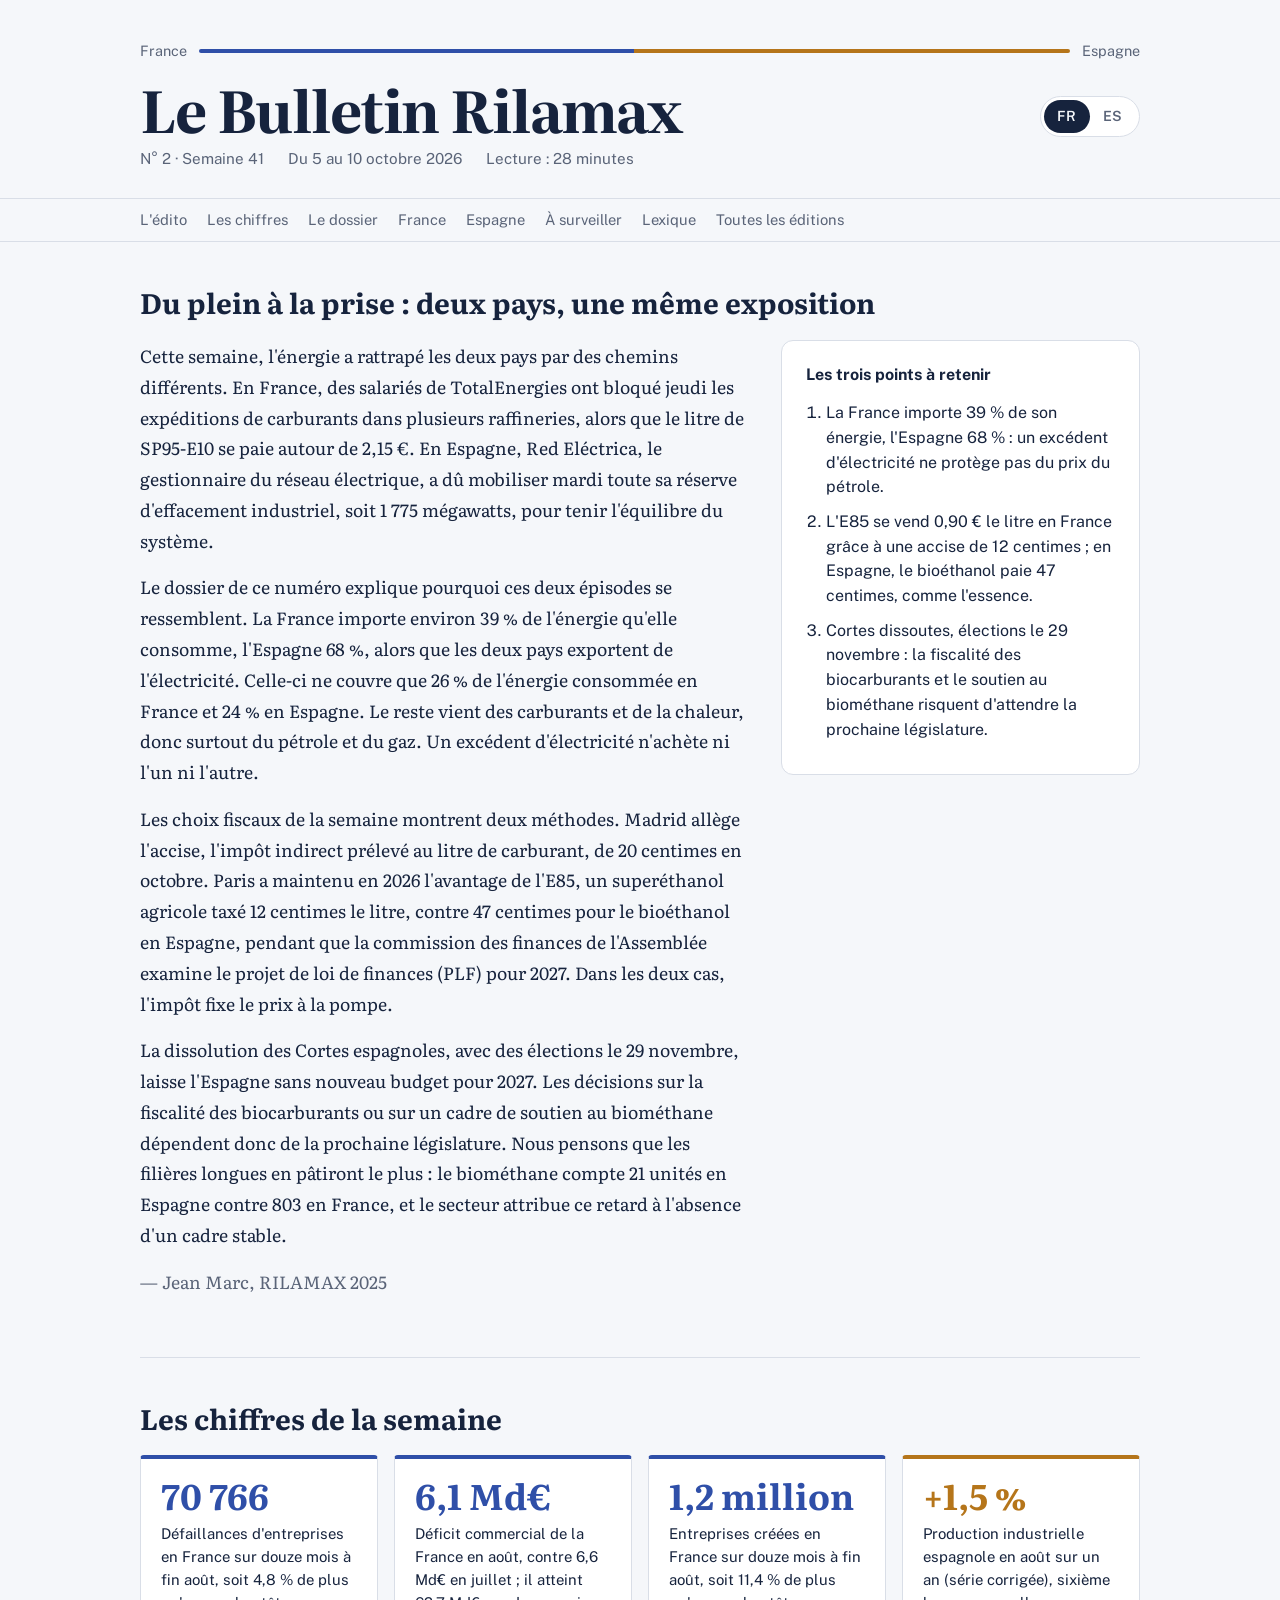
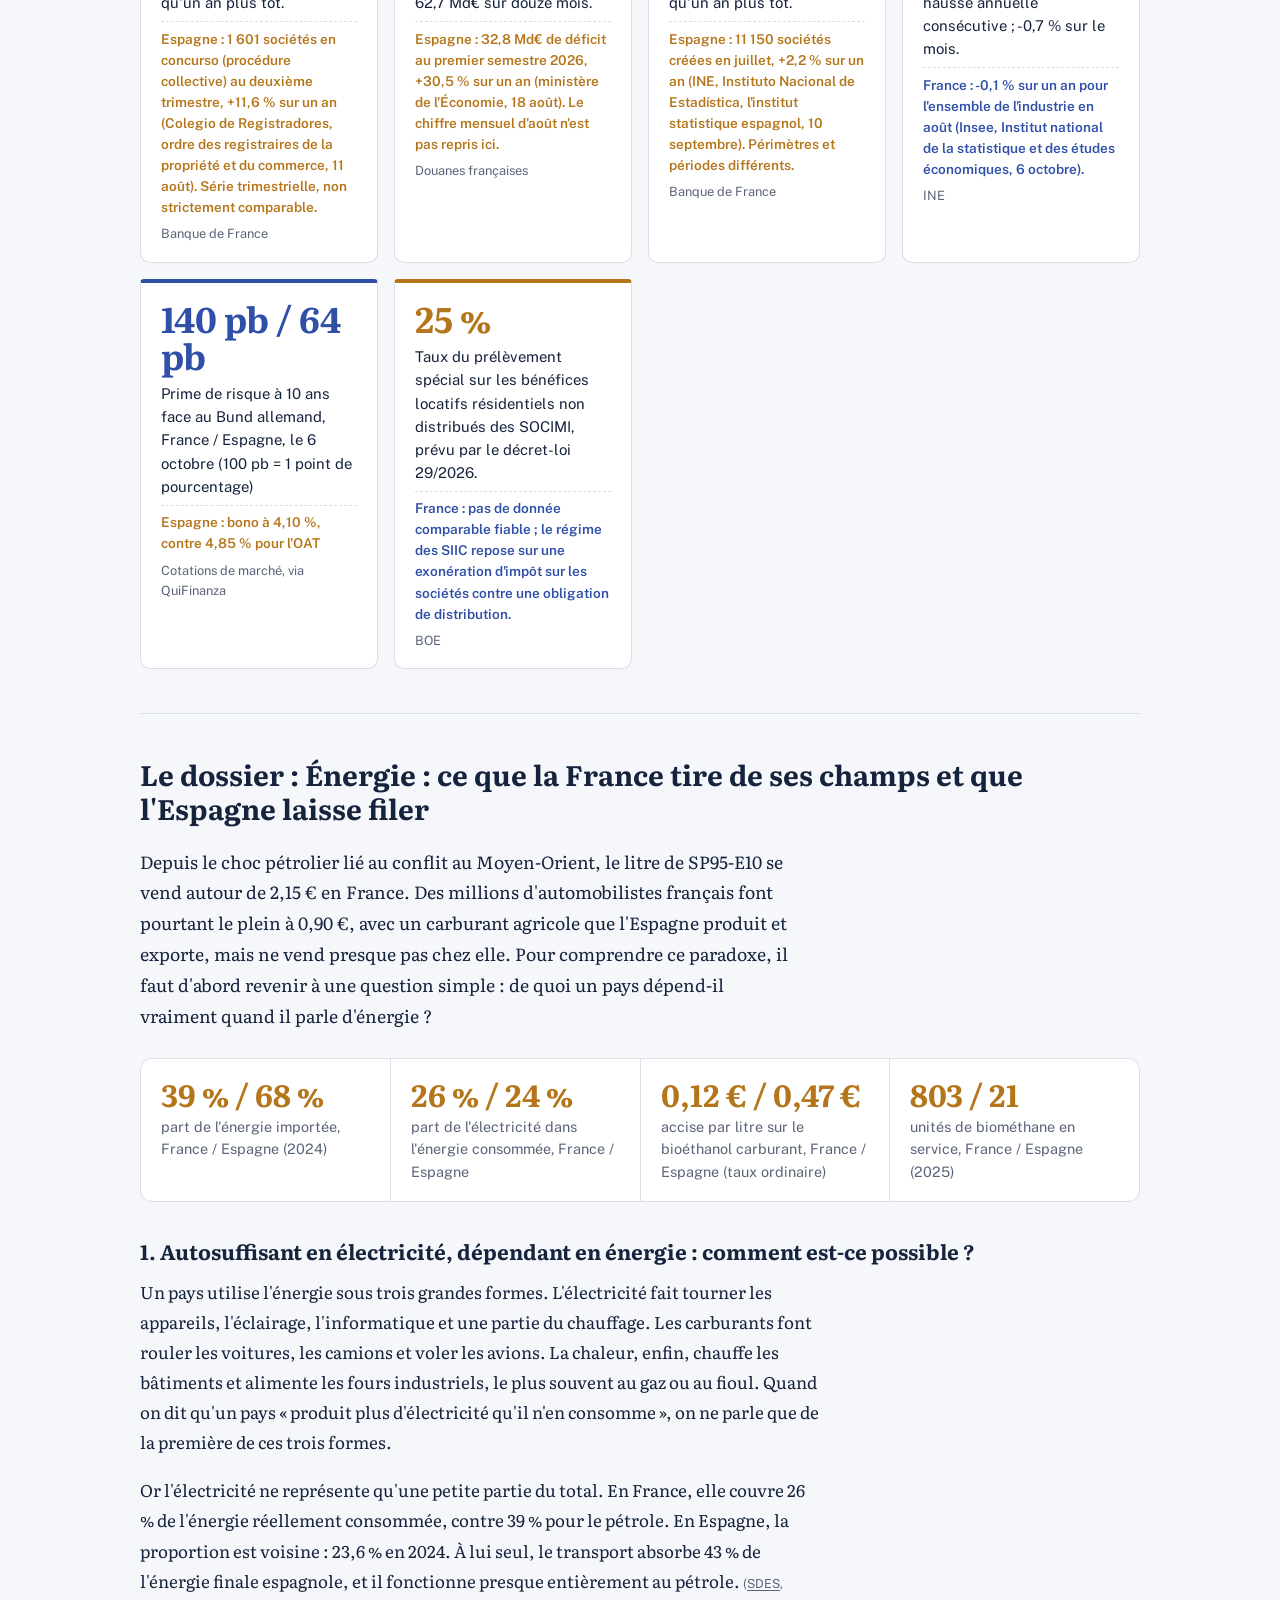
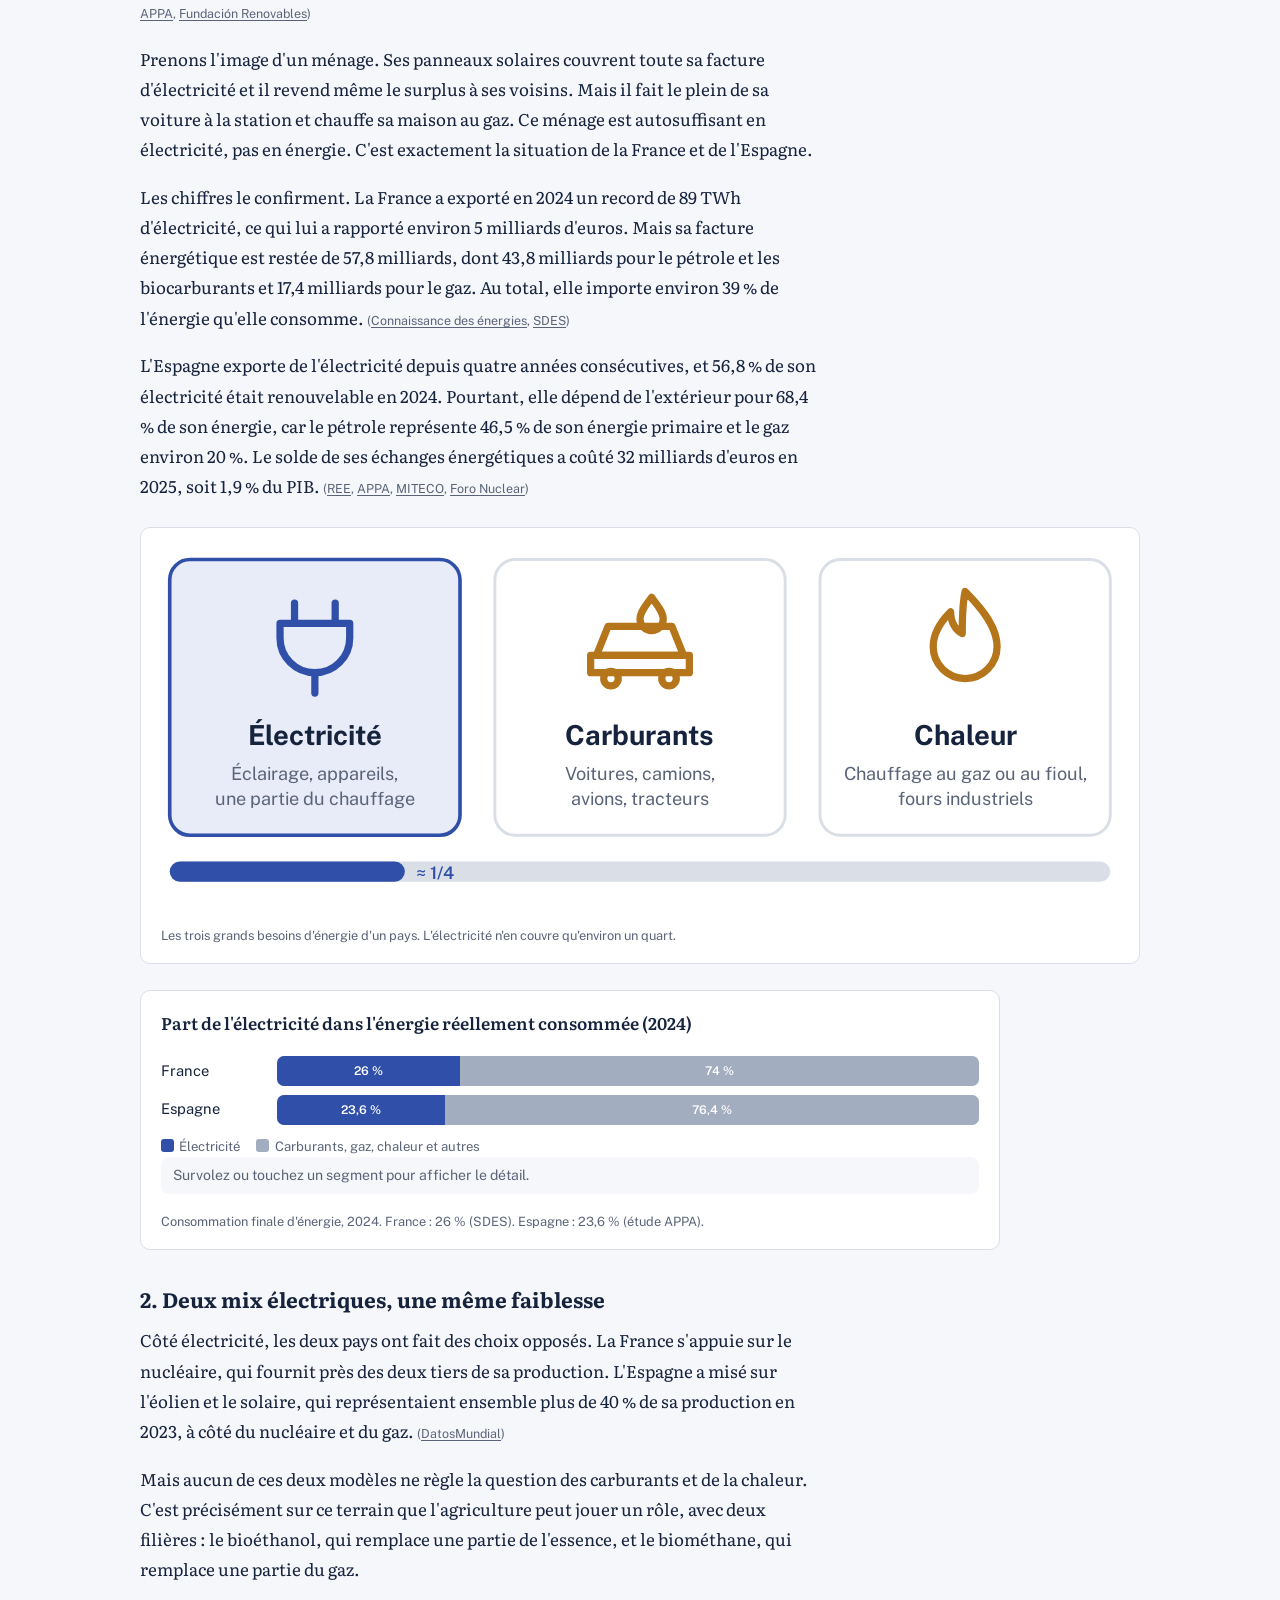
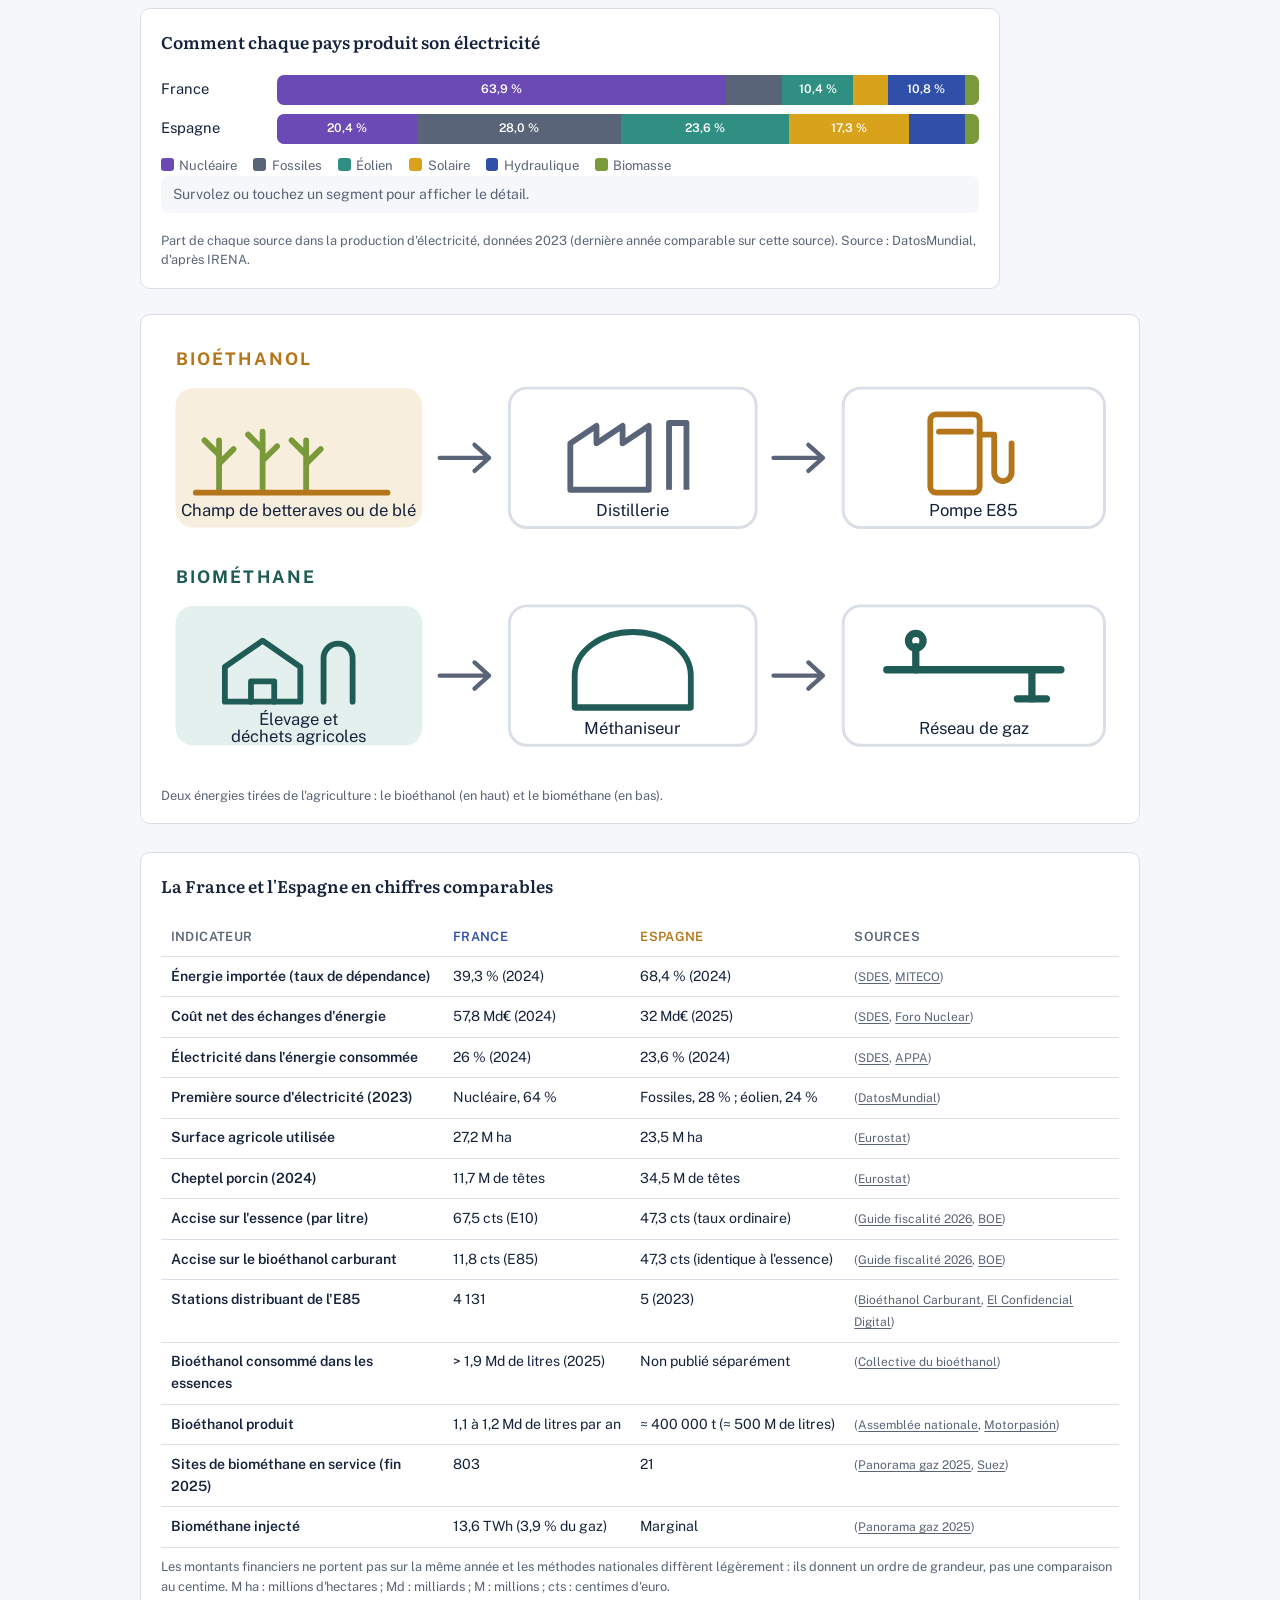
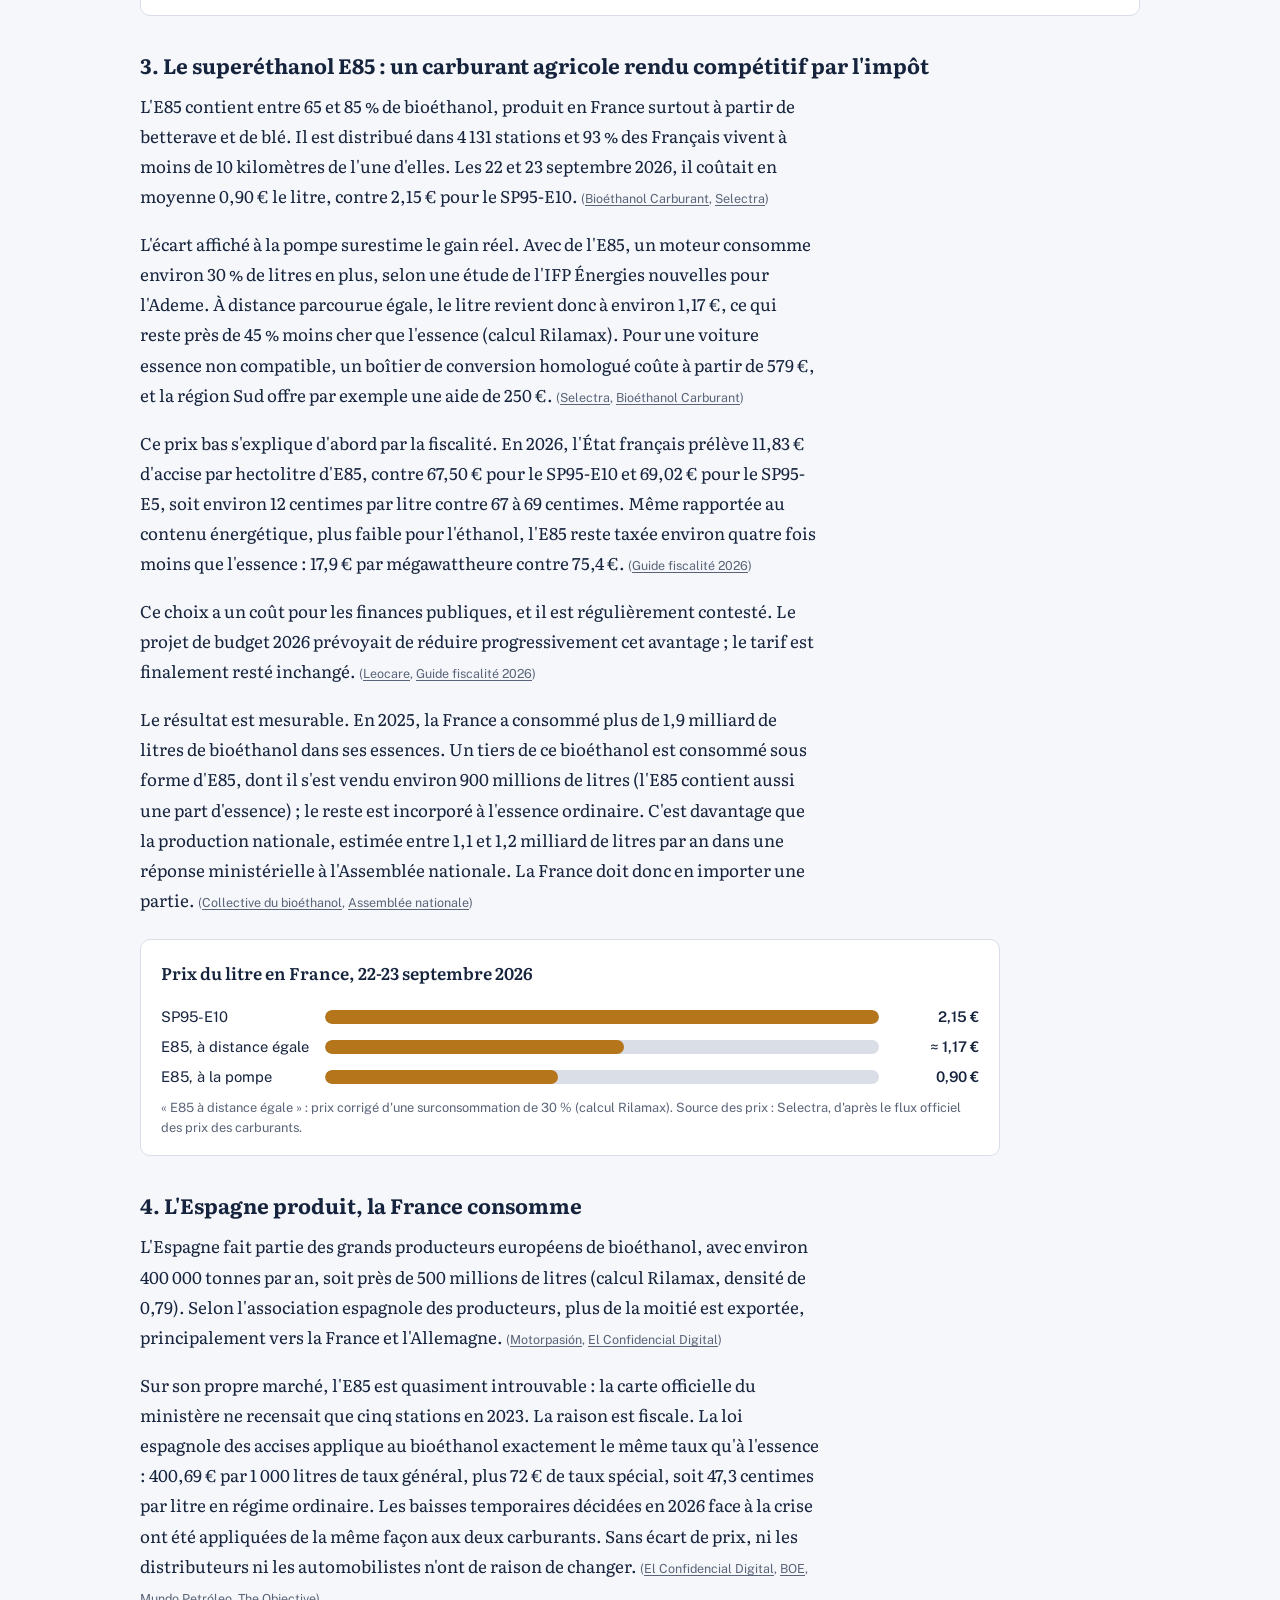
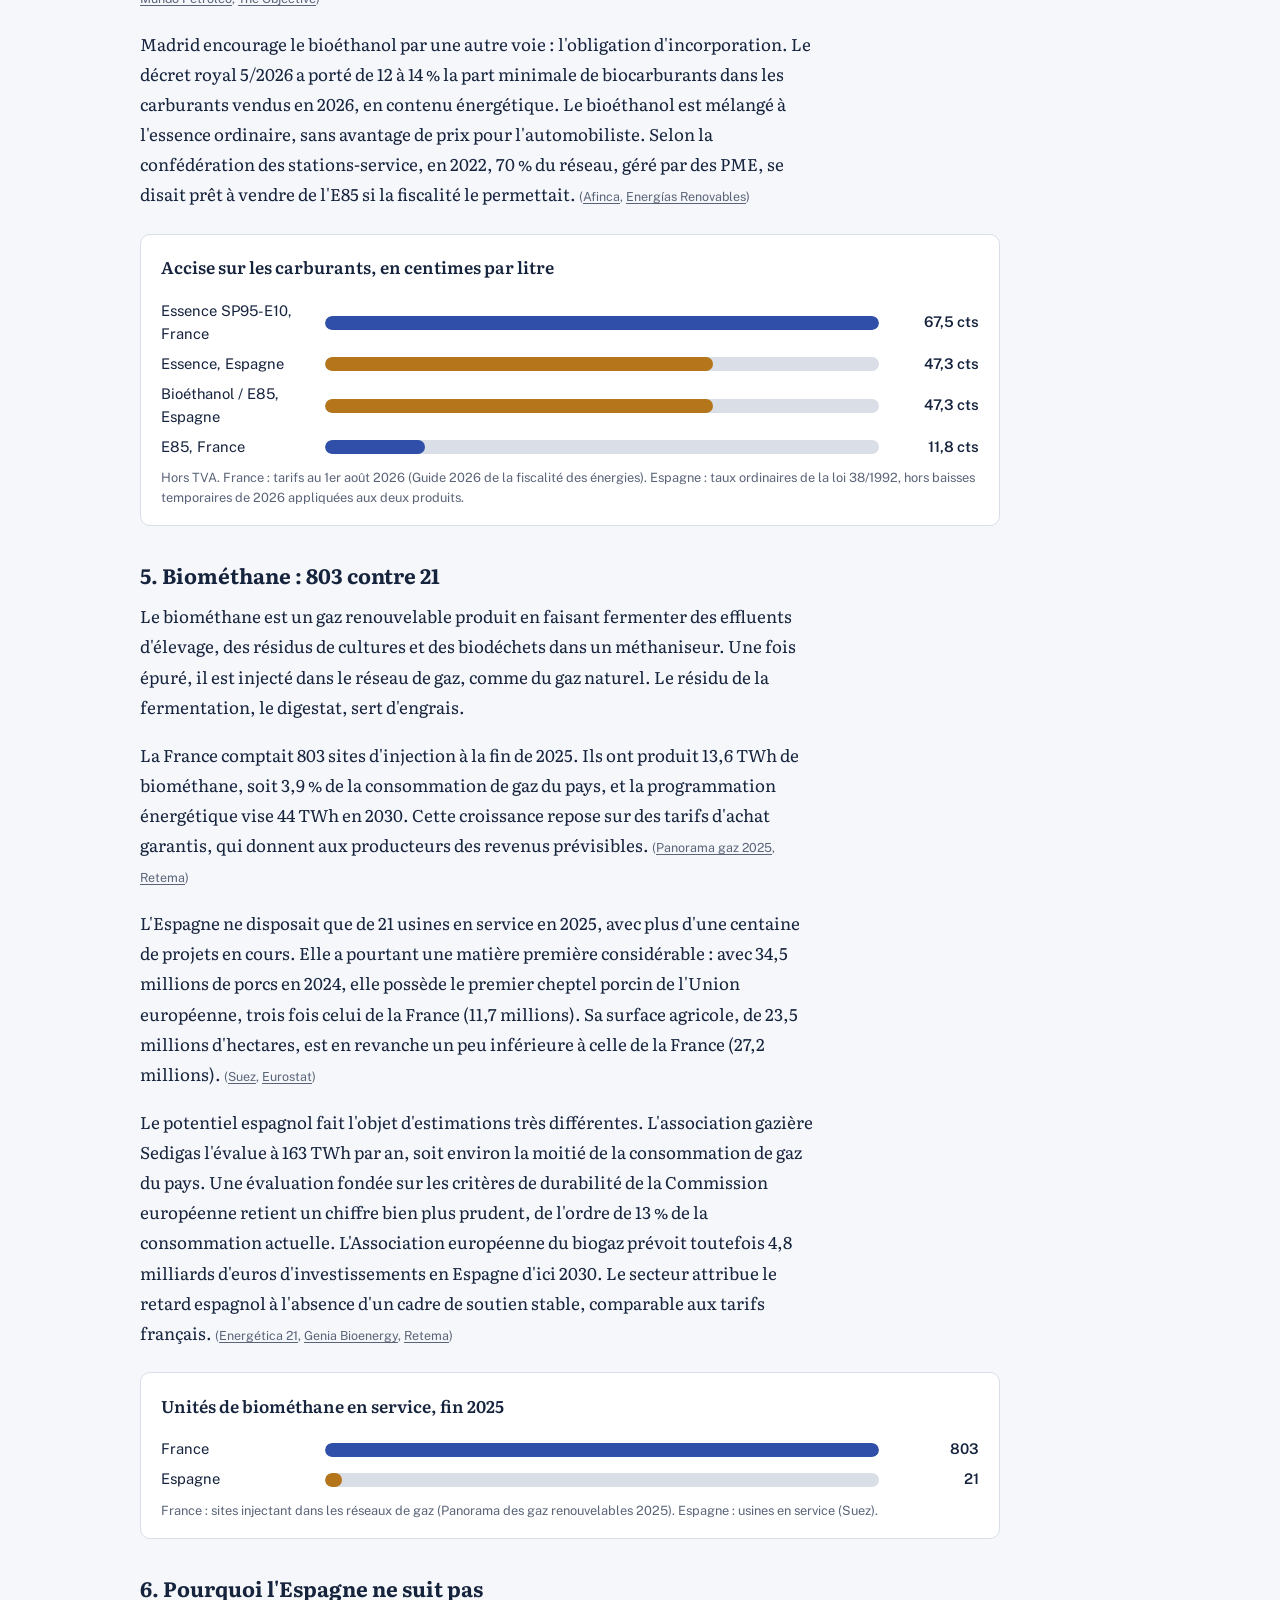
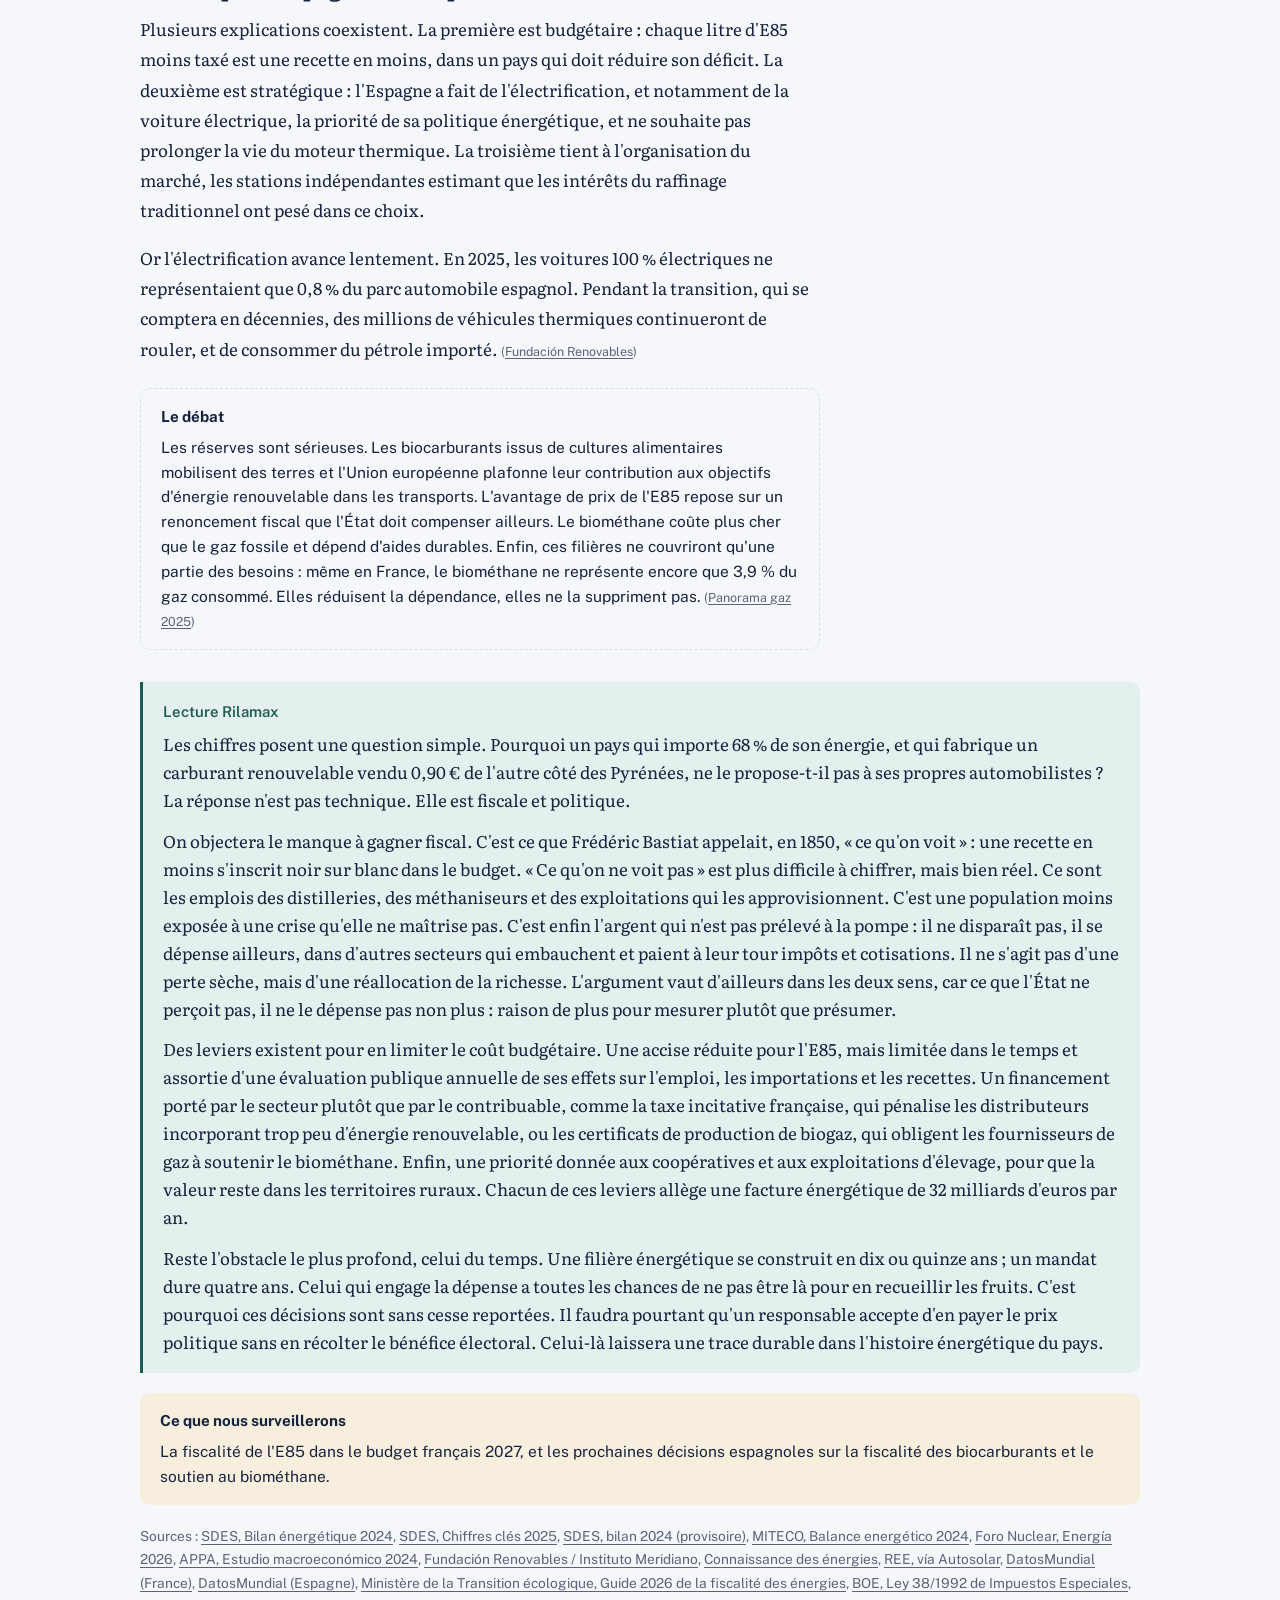
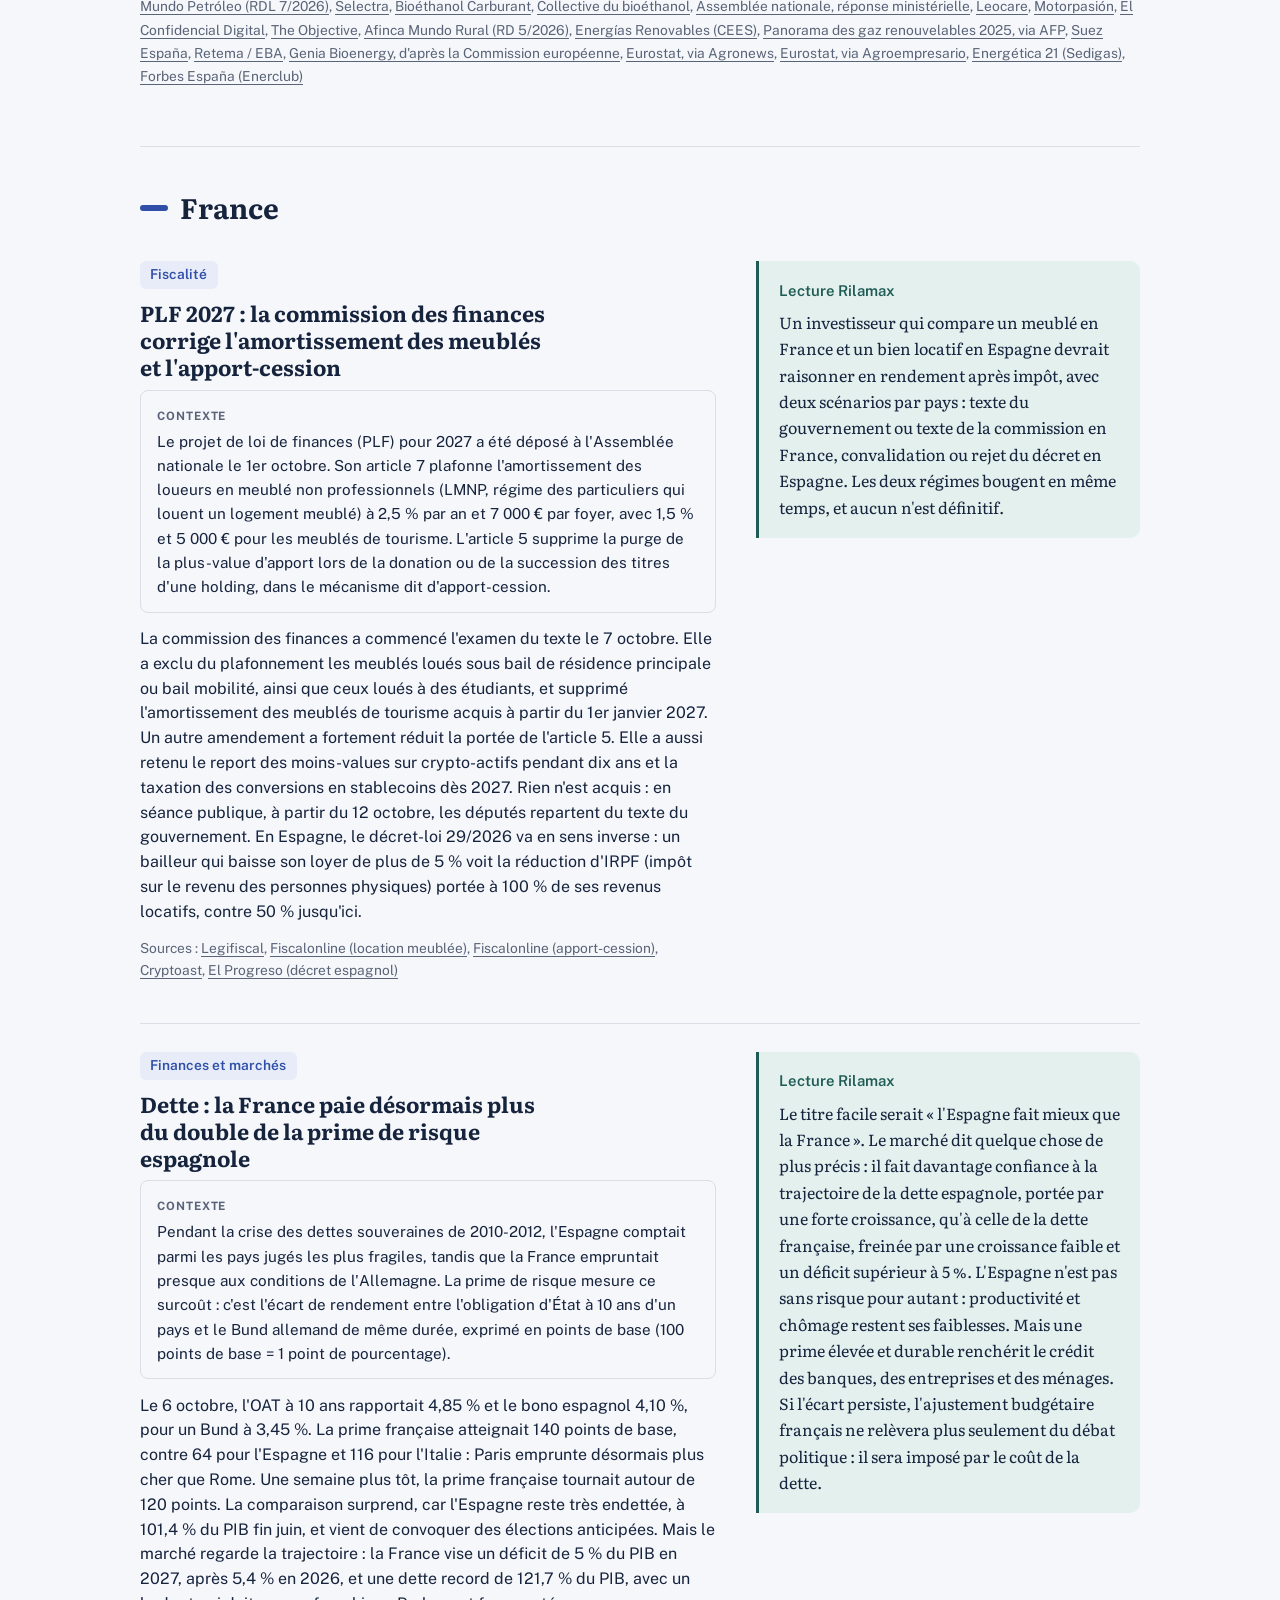
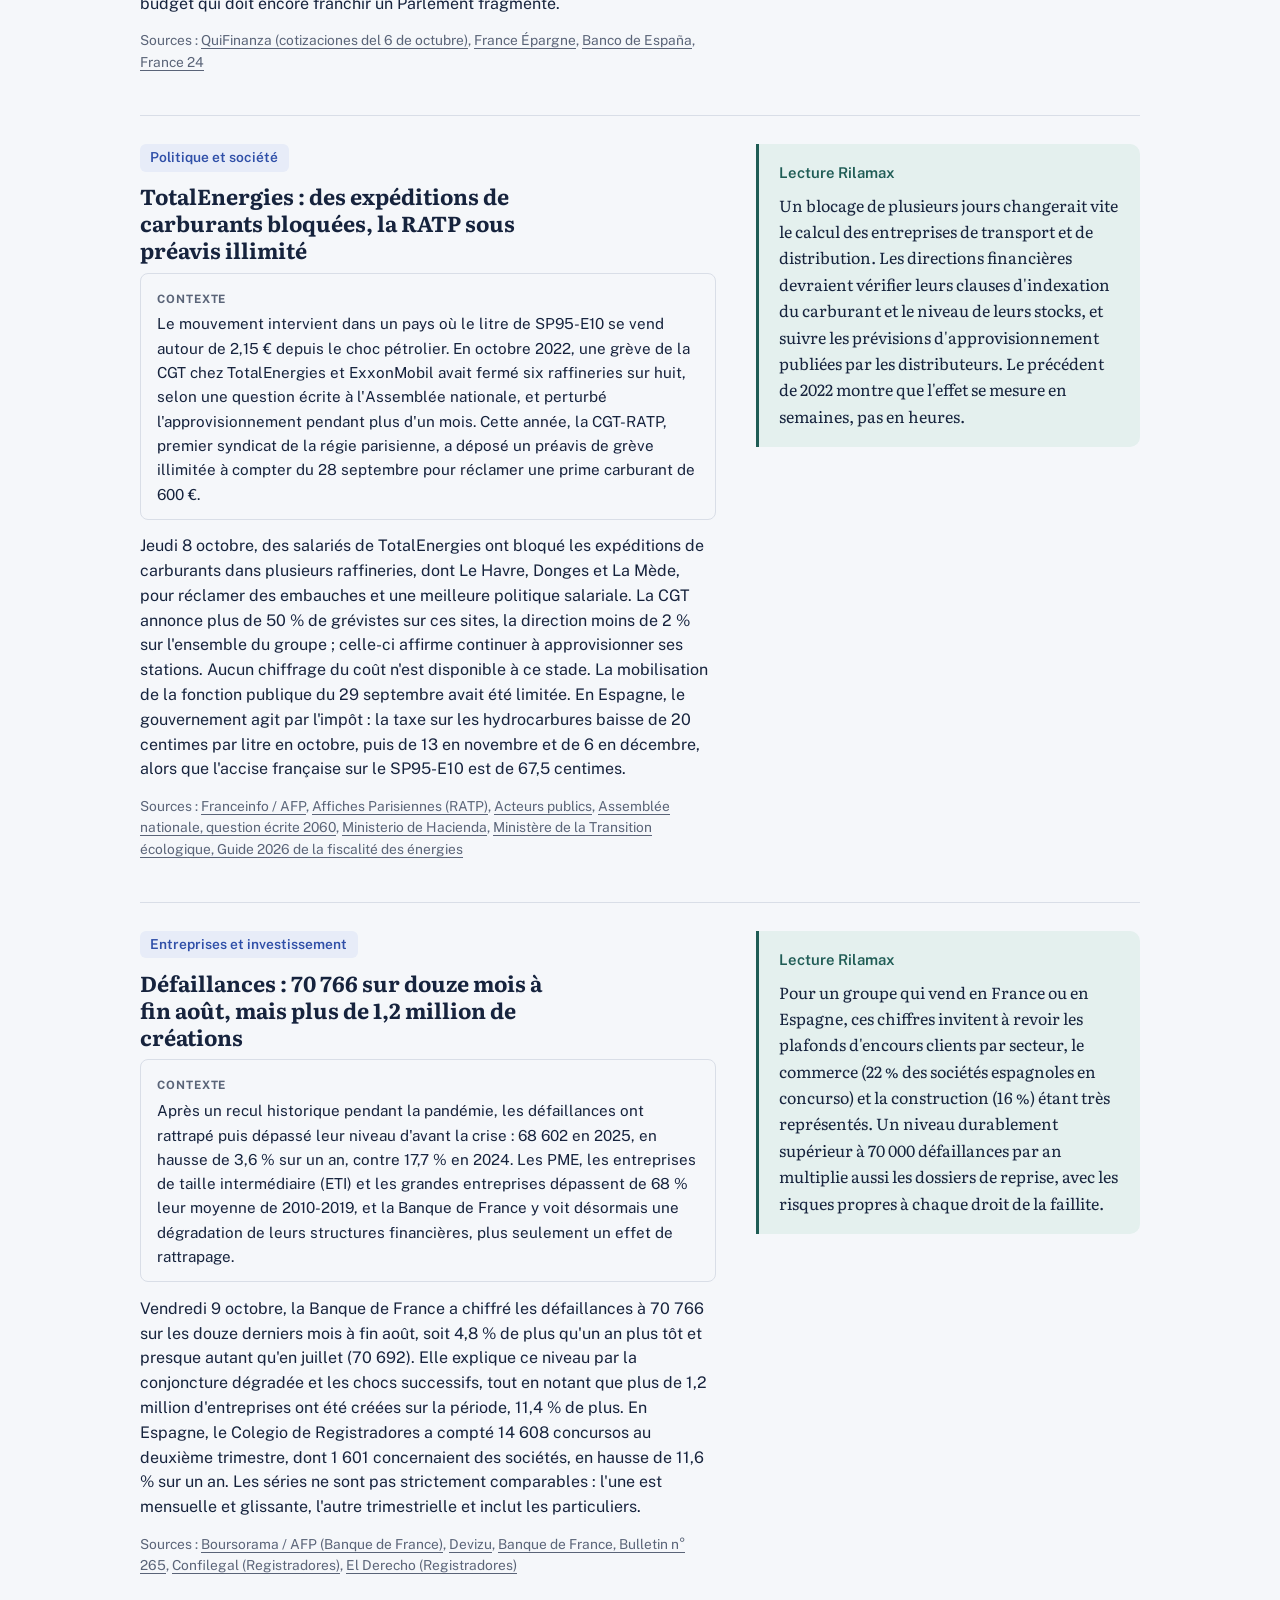
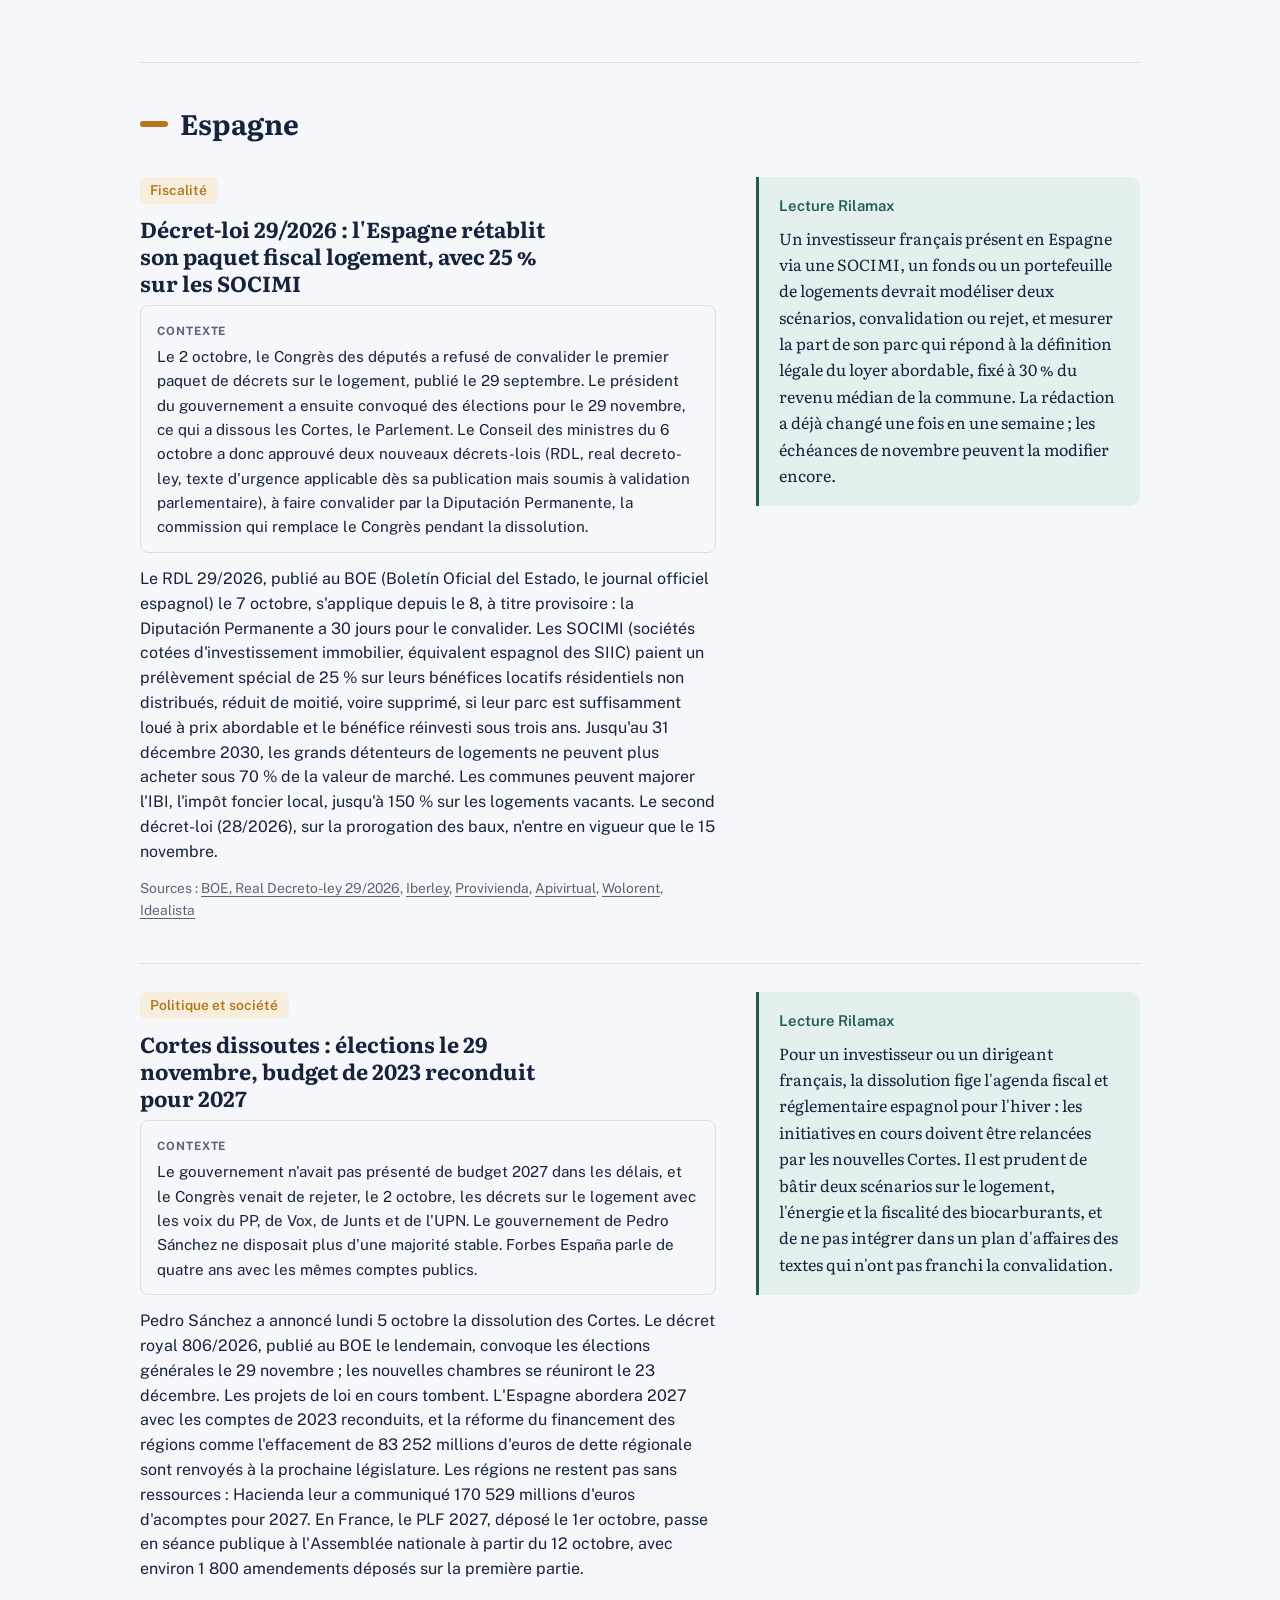
<file: site/ediciones/2026-10-10/index.html>
<!DOCTYPE html>
<html lang="fr">
<head>
<meta charset="utf-8">
<meta name="viewport" content="width=device-width, initial-scale=1, viewport-fit=cover">
<title>Le Bulletin Rilamax — N° 2</title>
<meta name="description" content="Énergie : ce que la France tire de ses champs et que l&#39;Espagne laisse filer">
<meta property="og:type" content="article">
<meta property="og:site_name" content="Le Bulletin Rilamax">
<meta property="og:title" content="Le Bulletin Rilamax N° 2 · Énergie : ce que la France tire de ses champs et que l&#39;Espagne laisse filer">
<meta property="og:description" content="Depuis le choc pétrolier lié au conflit au Moyen-Orient, le litre de SP95-E10 se vend autour de 2,15 € en France. Des millions d&#39;automobilistes français font pourtant le plein à 0,90 €, avec un carburant agricole que l&#39;Espagne produit et exporte, mais ne vend presque pas chez elle. Pour comprendre ce paradoxe, il faut d&#39;abord revenir à une question simple : de quoi un pays dépend-il vraiment quand il parle d&#39;énergie ?">
<meta property="og:image" content="https://bulletin.rilamax.com/portada.png">
<meta property="og:url" content="https://bulletin.rilamax.com/ediciones/2026-10-10/">
<meta name="twitter:card" content="summary_large_image">
<link rel="preconnect" href="https://fonts.googleapis.com">
<link rel="preconnect" href="https://fonts.gstatic.com" crossorigin>
<link href="https://fonts.googleapis.com/css2?family=Literata:opsz,wght@7..72,400;7..72,600;7..72,700&family=Public+Sans:wght@400;500;600&display=swap" rel="stylesheet">
<style>

:root{
  --paper:#F5F7FA; --surface:#FFFFFF; --ink:#16233D; --muted:#5A6478; --rule:#D9DEE7;
  --fr:#2F4FA8; --fr-soft:#E7ECF8; --es:#B5751A; --es-soft:#F8EEDD;
  --note:#1F5C55; --note-soft:#E4F0EE;
  box-sizing:border-box;
  padding-top:env(safe-area-inset-top,0px); padding-bottom:env(safe-area-inset-bottom,0px);
}
@media (prefers-color-scheme:dark){
  :root:not([data-theme="light"]){
    --paper:#121A2B; --surface:#1A2438; --ink:#E8ECF3; --muted:#A3ADC0; --rule:#2E3A52;
    --fr:#8FA8F0; --fr-soft:#22305A; --es:#E5AE5C; --es-soft:#3A2D18;
    --note:#7FCBC0; --note-soft:#173532;
  }
}
:root[data-theme="dark"]{
  --paper:#121A2B; --surface:#1A2438; --ink:#E8ECF3; --muted:#A3ADC0; --rule:#2E3A52;
  --fr:#8FA8F0; --fr-soft:#22305A; --es:#E5AE5C; --es-soft:#3A2D18;
  --note:#7FCBC0; --note-soft:#173532;
}
*,*::before,*::after{box-sizing:inherit}
html{scroll-padding-top:calc(env(safe-area-inset-top,0px) + 64px);scroll-behavior:smooth}
@media (prefers-reduced-motion:reduce){html{scroll-behavior:auto}}
body{margin:0;background:var(--paper);color:var(--ink);font-family:"Public Sans",system-ui,-apple-system,"Segoe UI",sans-serif;font-size:16px;line-height:1.55}
a{color:inherit}
a:focus-visible{outline:2px solid var(--fr);outline-offset:3px;border-radius:4px}
.wrap{max-width:1040px;margin:0 auto;padding:0 1.25rem}
.serif{font-family:"Literata",Georgia,serif}

/* Masthead */
.mast{padding:2.5rem 0 1.75rem}
.bridge{display:flex;align-items:center;gap:.75rem;color:var(--muted);font-size:.9rem}
.bridge .line{flex:1;height:4px;border-radius:2px;background:linear-gradient(90deg,var(--fr) 0 50%,var(--es) 50% 100%)}
h1{font-family:"Literata",Georgia,serif;font-weight:700;font-size:clamp(2.2rem,6vw,3.6rem);line-height:1.05;letter-spacing:-.02em;margin:1rem 0 .5rem}
.meta{display:flex;flex-wrap:wrap;gap:.4rem 1.5rem;color:var(--muted);font-size:.95rem}

/* Sommaire */
.toc{position:sticky;top:0;z-index:5;background:var(--paper);border-top:1px solid var(--rule);border-bottom:1px solid var(--rule)}
.toc ul{list-style:none;margin:0;padding:.6rem 0;display:flex;gap:1.25rem;overflow-x:auto;white-space:nowrap;font-size:.92rem}
.toc a{text-decoration:none;color:var(--muted)}
.toc a:hover{color:var(--ink)}

section{padding:2.75rem 0;border-bottom:1px solid var(--rule)}
h2{font-family:"Literata",Georgia,serif;font-size:1.75rem;line-height:1.2;margin:0 0 1.25rem}
.lede{color:var(--muted);margin:-.75rem 0 1.5rem;max-width:62ch}

/* Edito */
.edito{display:grid;grid-template-columns:1fr;gap:2rem}
@media(min-width:780px){.edito{grid-template-columns:1.7fr 1fr}}
.edito .body p{font-family:"Literata",Georgia,serif;font-size:1.1rem;line-height:1.75;margin:0 0 1rem;max-width:62ch}
.edito .sign{font-size:.92rem;color:var(--muted)}
.keys{background:var(--surface);border:1px solid var(--rule);border-radius:12px;padding:1.4rem 1.5rem;align-self:start}
.keys h3{margin:0 0 .8rem;font-size:1rem}
.keys ol{margin:0;padding-left:1.2rem}
.keys li{margin:0 0 .6rem}

/* Chiffres */
.figs{display:grid;grid-template-columns:repeat(auto-fit,minmax(220px,1fr));gap:1rem}
.fig{background:var(--surface);border:1px solid var(--rule);border-top:4px solid var(--c);border-radius:4px 4px 10px 10px;padding:1.1rem 1.25rem}
.fig.fr{--c:var(--fr)} .fig.es{--c:var(--es)}
.fig strong{display:block;font-family:"Literata",Georgia,serif;font-size:2.2rem;line-height:1.05;color:var(--c)}
.fig span{display:block;margin-top:.5rem;font-size:.93rem}
.fig small{display:block;margin-top:.4rem;color:var(--muted);font-size:.8rem}

/* Dossier */
.dossier .intro{font-family:"Literata",Georgia,serif;font-size:1.1rem;line-height:1.75;max-width:66ch;margin:0 0 1.75rem}
.cols{display:grid;grid-template-columns:1fr;gap:1rem;margin-bottom:1.5rem}
@media(min-width:780px){.cols{grid-template-columns:repeat(3,1fr)}}
.col{background:var(--surface);border:1px solid var(--rule);border-radius:10px;padding:1.2rem 1.3rem}
.col h3{margin:0 0 .6rem;font-size:1.02rem}
.col ul{margin:0;padding-left:1.1rem}
.col li{margin:0 0 .55rem;font-size:.95rem}

/* Items */
.country-head{display:flex;align-items:center;gap:.75rem;margin:0 0 .5rem}
.country-head .bar{width:28px;height:6px;border-radius:3px;background:var(--c)}
.country-head.fr{--c:var(--fr)} .country-head.es{--c:var(--es)}
.item{display:grid;grid-template-columns:1fr;gap:1rem 2.5rem;padding:1.75rem 0;border-top:1px solid var(--rule)}
.item:first-of-type{border-top:0}
@media(min-width:780px){.item{grid-template-columns:1.5fr 1fr}}
.tag{display:inline-flex;align-items:center;gap:.5rem;font-size:.86rem;font-weight:600;padding:.2rem .65rem;border-radius:6px}
.tag.fr{background:var(--fr-soft);color:var(--fr)}
.tag.es{background:var(--es-soft);color:var(--es)}
.item h3{font-family:"Literata",Georgia,serif;font-size:1.35rem;line-height:1.25;margin:.7rem 0 .55rem;max-width:32ch}
.item .sum{margin:0 0 .8rem;max-width:62ch}
.src{font-size:.86rem;color:var(--muted)}
.src a{color:var(--muted);text-underline-offset:3px}
.lecture{align-self:start;background:var(--note-soft);border-left:3px solid var(--note);border-radius:0 10px 10px 0;padding:1.1rem 1.25rem}
.lecture h4{margin:0 0 .45rem;font-size:.93rem;font-weight:600;color:var(--note)}
.lecture p{margin:0;font-family:"Literata",Georgia,serif;font-size:1rem;line-height:1.65}

/* Agenda */
.agenda{list-style:none;margin:0;padding:0;display:grid;gap:.75rem}
.agenda li{display:grid;grid-template-columns:8.5rem 1fr;gap:1rem;background:var(--surface);border:1px solid var(--rule);border-radius:10px;padding:1rem 1.2rem}
@media(max-width:560px){.agenda li{grid-template-columns:1fr;gap:.25rem}}
.agenda .when{font-weight:600}
.agenda .what{max-width:62ch}

/* CTA + footer */
.cta{display:grid;grid-template-columns:1fr;gap:1.25rem;align-items:center}
@media(min-width:780px){.cta{grid-template-columns:1.6fr 1fr}}
.cta p{font-family:"Literata",Georgia,serif;font-size:1.1rem;margin:0;max-width:56ch}
.btn{display:inline-block;text-align:center;text-decoration:none;font-weight:600;background:var(--ink);color:var(--paper);padding:.85rem 1.3rem;border-radius:10px}
footer{padding:2rem 0 3rem;color:var(--muted);font-size:.86rem}
footer p{max-width:72ch;margin:0 0 .6rem}


.titlerow{display:flex;align-items:flex-end;justify-content:space-between;gap:1rem;flex-wrap:wrap}
.langs{display:inline-flex;border:1px solid var(--rule);border-radius:999px;padding:3px;background:var(--surface);margin-bottom:.6rem}
.langs button{font:inherit;font-size:.88rem;font-weight:600;border:0;background:transparent;color:var(--muted);padding:.35rem .85rem;border-radius:999px;cursor:pointer}
.langs button[aria-pressed="true"]{background:var(--ink);color:var(--paper)}
.langs button:focus-visible{outline:2px solid var(--fr);outline-offset:2px}
.edition[hidden]{display:none}

.dfigs{display:grid;grid-template-columns:repeat(auto-fit,minmax(200px,1fr));gap:1px;background:var(--rule);border:1px solid var(--rule);border-radius:12px;overflow:hidden;margin:0 0 2.25rem}
.dfigs div{background:var(--surface);padding:1.1rem 1.25rem}
.dfigs strong{display:block;font-family:"Literata",Georgia,serif;font-size:1.9rem;line-height:1.1;color:var(--es)}
.dfigs span{display:block;margin-top:.35rem;font-size:.9rem;color:var(--muted)}
.longform{max-width:none}
.longform>h3,.longform>p,.longform>.debate{max-width:68ch}
.longform>figure{max-width:860px}
.longform h3{font-family:"Literata",Georgia,serif;font-size:1.3rem;line-height:1.3;margin:2.25rem 0 .75rem}
.longform h3:first-child{margin-top:0}
.longform p{font-family:"Literata",Georgia,serif;font-size:1.06rem;line-height:1.78;margin:0 0 1.1rem}
.chart{margin:1.5rem 0;padding:1.1rem 1.25rem;background:var(--surface);border:1px solid var(--rule);border-radius:10px}
.bar-row{display:grid;grid-template-columns:9.5rem 1fr 5.5rem;align-items:center;gap:.75rem;margin:.45rem 0;font-size:.92rem}
.bar-row .bar{display:block;height:14px;border-radius:7px;background:#D9DEE7;background:var(--rule);overflow:hidden}
.bar-row .fill{display:block;height:14px;width:0;border-radius:7px;background:#B5751A;background:var(--es)}
.bar-row .fill.c-muted{background:#5A6478;background:var(--muted)}
.bar-row .fill.c-fr{background:#2F4FA8;background:var(--fr)}
.bar-row .val{font-weight:600;text-align:right}
.chart figcaption{margin-top:.6rem;font-size:.8rem;color:var(--muted)}
@media(max-width:560px){.bar-row{grid-template-columns:1fr auto}.bar-row .bar{grid-column:1/-1;order:3}}
.debate{margin:1.5rem 0;padding:1rem 1.25rem;border:1px dashed var(--rule);border-radius:10px}
.debate h4,.watch h4{margin:0 0 .4rem;font-size:.95rem}
.debate p,.watch p{margin:0;font-size:.97rem;font-family:"Public Sans",system-ui,sans-serif;line-height:1.6}
.dossier .lecture{margin-top:2rem;max-width:none}
.dossier .lecture p{font-size:1.06rem}
.watch{margin:1.25rem 0;padding:1rem 1.25rem;background:var(--es-soft);border-radius:10px}
.dossier .src{margin-top:1rem;line-height:1.7}

.archive ul{list-style:none;margin:0;padding:0;display:grid;gap:.5rem}
.archive a{text-underline-offset:3px}
.archive li span{color:var(--muted);font-size:.9rem;margin-left:.5rem}
.bar-row .fill.w1{width:1%}.bar-row .fill.w2{width:2%}.bar-row .fill.w3{width:3%}.bar-row .fill.w4{width:4%}.bar-row .fill.w5{width:5%}.bar-row .fill.w6{width:6%}.bar-row .fill.w7{width:7%}.bar-row .fill.w8{width:8%}.bar-row .fill.w9{width:9%}.bar-row .fill.w10{width:10%}.bar-row .fill.w11{width:11%}.bar-row .fill.w12{width:12%}.bar-row .fill.w13{width:13%}.bar-row .fill.w14{width:14%}.bar-row .fill.w15{width:15%}.bar-row .fill.w16{width:16%}.bar-row .fill.w17{width:17%}.bar-row .fill.w18{width:18%}.bar-row .fill.w19{width:19%}.bar-row .fill.w20{width:20%}.bar-row .fill.w21{width:21%}.bar-row .fill.w22{width:22%}.bar-row .fill.w23{width:23%}.bar-row .fill.w24{width:24%}.bar-row .fill.w25{width:25%}.bar-row .fill.w26{width:26%}.bar-row .fill.w27{width:27%}.bar-row .fill.w28{width:28%}.bar-row .fill.w29{width:29%}.bar-row .fill.w30{width:30%}.bar-row .fill.w31{width:31%}.bar-row .fill.w32{width:32%}.bar-row .fill.w33{width:33%}.bar-row .fill.w34{width:34%}.bar-row .fill.w35{width:35%}.bar-row .fill.w36{width:36%}.bar-row .fill.w37{width:37%}.bar-row .fill.w38{width:38%}.bar-row .fill.w39{width:39%}.bar-row .fill.w40{width:40%}.bar-row .fill.w41{width:41%}.bar-row .fill.w42{width:42%}.bar-row .fill.w43{width:43%}.bar-row .fill.w44{width:44%}.bar-row .fill.w45{width:45%}.bar-row .fill.w46{width:46%}.bar-row .fill.w47{width:47%}.bar-row .fill.w48{width:48%}.bar-row .fill.w49{width:49%}.bar-row .fill.w50{width:50%}.bar-row .fill.w51{width:51%}.bar-row .fill.w52{width:52%}.bar-row .fill.w53{width:53%}.bar-row .fill.w54{width:54%}.bar-row .fill.w55{width:55%}.bar-row .fill.w56{width:56%}.bar-row .fill.w57{width:57%}.bar-row .fill.w58{width:58%}.bar-row .fill.w59{width:59%}.bar-row .fill.w60{width:60%}.bar-row .fill.w61{width:61%}.bar-row .fill.w62{width:62%}.bar-row .fill.w63{width:63%}.bar-row .fill.w64{width:64%}.bar-row .fill.w65{width:65%}.bar-row .fill.w66{width:66%}.bar-row .fill.w67{width:67%}.bar-row .fill.w68{width:68%}.bar-row .fill.w69{width:69%}.bar-row .fill.w70{width:70%}.bar-row .fill.w71{width:71%}.bar-row .fill.w72{width:72%}.bar-row .fill.w73{width:73%}.bar-row .fill.w74{width:74%}.bar-row .fill.w75{width:75%}.bar-row .fill.w76{width:76%}.bar-row .fill.w77{width:77%}.bar-row .fill.w78{width:78%}.bar-row .fill.w79{width:79%}.bar-row .fill.w80{width:80%}.bar-row .fill.w81{width:81%}.bar-row .fill.w82{width:82%}.bar-row .fill.w83{width:83%}.bar-row .fill.w84{width:84%}.bar-row .fill.w85{width:85%}.bar-row .fill.w86{width:86%}.bar-row .fill.w87{width:87%}.bar-row .fill.w88{width:88%}.bar-row .fill.w89{width:89%}.bar-row .fill.w90{width:90%}.bar-row .fill.w91{width:91%}.bar-row .fill.w92{width:92%}.bar-row .fill.w93{width:93%}.bar-row .fill.w94{width:94%}.bar-row .fill.w95{width:95%}.bar-row .fill.w96{width:96%}.bar-row .fill.w97{width:97%}.bar-row .fill.w98{width:98%}.bar-row .fill.w99{width:99%}.bar-row .fill.w100{width:100%}

.glossary{margin:0;display:grid;grid-template-columns:1fr;gap:.6rem}
@media(min-width:780px){.glossary{grid-template-columns:1fr 1fr}}
.glossary div{background:var(--surface);border:1px solid var(--rule);border-radius:10px;padding:.9rem 1.1rem}
.glossary dt{font-weight:600;color:var(--fr);margin:0 0 .2rem}
.glossary dd{margin:0;font-size:.95rem;line-height:1.55}

.chart-t{margin:0 0 .7rem;font-weight:600;font-size:.95rem}
.bar-row .fill{transition:width 1.1s cubic-bezier(.2,.7,.2,1)}
.chart.pre .bar-row .fill,.chart.pre .seg{width:0 !important}
.mix-row{display:grid;grid-template-columns:6.5rem 1fr;align-items:center;gap:.75rem;margin:.55rem 0;font-size:.92rem}
.mix-bar{display:flex;height:30px;border-radius:7px;overflow:hidden;background:var(--rule)}
.seg{display:flex;align-items:center;justify-content:center;height:100%;width:0;color:#fff;font-style:normal;font-size:.75rem;font-weight:600;position:relative;transition:width 1.2s cubic-bezier(.2,.7,.2,1);cursor:default;outline:none}
.seg i{font-style:normal;white-space:nowrap;overflow:hidden}
.seg:hover,.seg:focus{filter:brightness(1.12)}
.mix-legend{display:flex;flex-wrap:wrap;gap:.4rem 1rem;margin-top:.75rem;font-size:.82rem;color:var(--muted)}
.mix-legend b{display:inline-block;width:.8rem;height:.8rem;border-radius:3px;margin-right:.35rem;vertical-align:-1px}
.k-nuclear{background:#6C4AB6}.k-fosil{background:#5A6478}.k-eolica{background:#2F8F83}.k-solar{background:#D9A21B}.k-hidro{background:#2F4FA8}.k-biomasa{background:#7A9A3A}.k-otros{background:#A3ADC0}
.mix .chart.pre .seg{width:0}
.seg[class*=" w"]{flex:none}
.seg.w1{width:1%}.seg.w2{width:2%}.seg.w3{width:3%}.seg.w4{width:4%}.seg.w5{width:5%}.seg.w6{width:6%}.seg.w7{width:7%}.seg.w8{width:8%}.seg.w9{width:9%}.seg.w10{width:10%}.seg.w11{width:11%}.seg.w12{width:12%}.seg.w13{width:13%}.seg.w14{width:14%}.seg.w15{width:15%}.seg.w16{width:16%}.seg.w17{width:17%}.seg.w18{width:18%}.seg.w19{width:19%}.seg.w20{width:20%}.seg.w21{width:21%}.seg.w22{width:22%}.seg.w23{width:23%}.seg.w24{width:24%}.seg.w25{width:25%}.seg.w26{width:26%}.seg.w27{width:27%}.seg.w28{width:28%}.seg.w29{width:29%}.seg.w30{width:30%}.seg.w31{width:31%}.seg.w32{width:32%}.seg.w33{width:33%}.seg.w34{width:34%}.seg.w35{width:35%}.seg.w36{width:36%}.seg.w37{width:37%}.seg.w38{width:38%}.seg.w39{width:39%}.seg.w40{width:40%}.seg.w41{width:41%}.seg.w42{width:42%}.seg.w43{width:43%}.seg.w44{width:44%}.seg.w45{width:45%}.seg.w46{width:46%}.seg.w47{width:47%}.seg.w48{width:48%}.seg.w49{width:49%}.seg.w50{width:50%}.seg.w51{width:51%}.seg.w52{width:52%}.seg.w53{width:53%}.seg.w54{width:54%}.seg.w55{width:55%}.seg.w56{width:56%}.seg.w57{width:57%}.seg.w58{width:58%}.seg.w59{width:59%}.seg.w60{width:60%}.seg.w61{width:61%}.seg.w62{width:62%}.seg.w63{width:63%}.seg.w64{width:64%}.seg.w65{width:65%}.seg.w66{width:66%}.seg.w67{width:67%}.seg.w68{width:68%}.seg.w69{width:69%}.seg.w70{width:70%}.seg.w71{width:71%}.seg.w72{width:72%}.seg.w73{width:73%}.seg.w74{width:74%}.seg.w75{width:75%}.seg.w76{width:76%}.seg.w77{width:77%}.seg.w78{width:78%}.seg.w79{width:79%}.seg.w80{width:80%}.seg.w81{width:81%}.seg.w82{width:82%}.seg.w83{width:83%}.seg.w84{width:84%}.seg.w85{width:85%}.seg.w86{width:86%}.seg.w87{width:87%}.seg.w88{width:88%}.seg.w89{width:89%}.seg.w90{width:90%}.seg.w91{width:91%}.seg.w92{width:92%}.seg.w93{width:93%}.seg.w94{width:94%}.seg.w95{width:95%}.seg.w96{width:96%}.seg.w97{width:97%}.seg.w98{width:98%}.seg.w99{width:99%}.seg.w100{width:100%}

.seg{cursor:pointer}
.seg.on{filter:brightness(1.18);box-shadow:inset 0 0 0 2px rgba(255,255,255,.85)}
.mix-info{margin:.7rem 0 0;padding:.5rem .75rem;border-radius:8px;background:var(--paper);font-size:.88rem;color:var(--muted);min-height:1.2em}
.mix-info.act{color:var(--ink);font-weight:600;background:var(--fr-soft)}
.cite{font-family:"Public Sans",system-ui,sans-serif;font-size:.78rem;color:var(--muted);white-space:normal}
.cite a{color:var(--muted);text-underline-offset:2px}
.illus{margin:1.6rem 0;padding:1.1rem 1.25rem;background:var(--surface);border:1px solid var(--rule);border-radius:10px}
.illus figcaption,.cmp figcaption{margin-top:.6rem;font-size:.8rem;color:var(--muted);font-family:"Public Sans",system-ui,sans-serif}
.cmp{margin:1.75rem 0;padding:1.1rem 1.25rem;background:var(--surface);border:1px solid var(--rule);border-radius:10px;max-width:none}
.cmp-wrap{overflow-x:auto}
.cmp table{width:100%;border-collapse:collapse;font-size:.88rem;font-family:"Public Sans",system-ui,sans-serif;min-width:560px}
.cmp th,.cmp td{text-align:left;padding:.55rem .6rem;border-bottom:1px solid var(--rule);vertical-align:top}
.cmp thead th{font-weight:600;color:var(--muted);font-size:.8rem;text-transform:uppercase;letter-spacing:.03em}
.cmp thead th:nth-child(2){color:var(--fr)}.cmp thead th:nth-child(3){color:var(--es)}
.cmp tbody th{font-weight:600}
.cmp td{white-space:nowrap}
.cmp td.src-cell{white-space:normal}
.cmp td.src-cell .cite{font-size:.75rem}
.longform .cmp,.longform .illus{max-width:none}

.mix-info{font-family:"Public Sans",system-ui,sans-serif !important;font-size:.88rem !important;line-height:1.5 !important}
.cmp td.src-cell{min-width:9rem}

.lecture p+p{margin-top:.8rem}

.ctx{margin:.2rem 0 .9rem;padding:.75rem 1rem;background:var(--paper);border:1px solid var(--rule);border-radius:8px;max-width:62ch}
.ctx-l{display:inline-block;font-size:.72rem;font-weight:700;letter-spacing:.08em;text-transform:uppercase;color:var(--muted);margin-bottom:.25rem}
.ctx p{margin:0;font-size:.95rem;line-height:1.6}
.fig .cmp-o{display:block;margin-top:.45rem;font-style:normal;font-size:.85rem;font-weight:600;padding-top:.4rem;border-top:1px dashed var(--rule)}
.fig .cmp-o.fr{color:var(--fr)}.fig .cmp-o.es{color:var(--es)}

</style>
</head>
<body>















<div class="edition" data-lang="fr" lang="fr">
<header class="mast">
  <div class="wrap">
    <div class="bridge"><span>France</span><span class="line" aria-hidden="true"></span><span>Espagne</span></div>
    <div class="titlerow">
      <h1>Le Bulletin Rilamax</h1>
      <div class="langs" role="group" aria-label="Langue"><button type="button" data-set="fr" aria-pressed="true">FR</button><button type="button" data-set="es" aria-pressed="false">ES</button></div>
    </div>
    <div class="meta"><span>N° 2 · Semaine 41</span><span>Du 5 au 10 octobre 2026</span><span>Lecture : 28 minutes</span></div>
  </div>
</header>

<nav class="toc" aria-label="Sommaire">
  <div class="wrap"><ul>
    <li><a href="#fr-edito">L&#39;édito</a></li>
    <li><a href="#fr-cifras">Les chiffres</a></li>
    <li><a href="#fr-dossier">Le dossier</a></li>
    <li><a href="#fr-fr">France</a></li>
    <li><a href="#fr-es">Espagne</a></li>
    <li><a href="#fr-agenda">À surveiller</a></li>
    <li><a href="#fr-glosario">Lexique</a></li>
    <li><a href="/archivo/?lang=fr">Toutes les éditions</a></li>
  </ul></div>
</nav>

<main class="wrap">
  <section id="fr-edito">
    <h2>Du plein à la prise : deux pays, une même exposition</h2>
    <div class="edito">
      <div class="body">
        <p>Cette semaine, l&#39;énergie a rattrapé les deux pays par des chemins différents. En France, des salariés de TotalEnergies ont bloqué jeudi les expéditions de carburants dans plusieurs raffineries, alors que le litre de SP95-E10 se paie autour de 2,15 €. En Espagne, Red Eléctrica, le gestionnaire du réseau électrique, a dû mobiliser mardi toute sa réserve d&#39;effacement industriel, soit 1 775 mégawatts, pour tenir l&#39;équilibre du système.</p><p>Le dossier de ce numéro explique pourquoi ces deux épisodes se ressemblent. La France importe environ 39 % de l&#39;énergie qu&#39;elle consomme, l&#39;Espagne 68 %, alors que les deux pays exportent de l&#39;électricité. Celle-ci ne couvre que 26 % de l&#39;énergie consommée en France et 24 % en Espagne. Le reste vient des carburants et de la chaleur, donc surtout du pétrole et du gaz. Un excédent d&#39;électricité n&#39;achète ni l&#39;un ni l&#39;autre.</p><p>Les choix fiscaux de la semaine montrent deux méthodes. Madrid allège l&#39;accise, l&#39;impôt indirect prélevé au litre de carburant, de 20 centimes en octobre. Paris a maintenu en 2026 l&#39;avantage de l&#39;E85, un superéthanol agricole taxé 12 centimes le litre, contre 47 centimes pour le bioéthanol en Espagne, pendant que la commission des finances de l&#39;Assemblée examine le projet de loi de finances (PLF) pour 2027. Dans les deux cas, l&#39;impôt fixe le prix à la pompe.</p><p>La dissolution des Cortes espagnoles, avec des élections le 29 novembre, laisse l&#39;Espagne sans nouveau budget pour 2027. Les décisions sur la fiscalité des biocarburants ou sur un cadre de soutien au biométhane dépendent donc de la prochaine législature. Nous pensons que les filières longues en pâtiront le plus : le biométhane compte 21 unités en Espagne contre 803 en France, et le secteur attribue ce retard à l&#39;absence d&#39;un cadre stable.</p>
        <p class="sign">— Jean Marc, RILAMAX 2025</p>
      </div>
      <aside class="keys">
        <h3>Les trois points à retenir</h3>
        <ol><li>La France importe 39 % de son énergie, l&#39;Espagne 68 % : un excédent d&#39;électricité ne protège pas du prix du pétrole.</li><li>L&#39;E85 se vend 0,90 € le litre en France grâce à une accise de 12 centimes ; en Espagne, le bioéthanol paie 47 centimes, comme l&#39;essence.</li><li>Cortes dissoutes, élections le 29 novembre : la fiscalité des biocarburants et le soutien au biométhane risquent d&#39;attendre la prochaine législature.</li></ol>
      </aside>
    </div>
  </section>

  <section id="fr-cifras">
    <h2>Les chiffres de la semaine</h2>
    <div class="figs">
      <div class="fig fr"><strong>70 766</strong><span>Défaillances d&#39;entreprises en France sur douze mois à fin août, soit 4,8 % de plus qu&#39;un an plus tôt.</span><em class="cmp-o es">Espagne : 1 601 sociétés en concurso (procédure collective) au deuxième trimestre, +11,6 % sur un an (Colegio de Registradores, ordre des registraires de la propriété et du commerce, 11 août). Série trimestrielle, non strictement comparable.</em><small>Banque de France</small></div><div class="fig fr"><strong>6,1 Md€</strong><span>Déficit commercial de la France en août, contre 6,6 Md€ en juillet ; il atteint 62,7 Md€ sur douze mois.</span><em class="cmp-o es">Espagne : 32,8 Md€ de déficit au premier semestre 2026, +30,5 % sur un an (ministère de l&#39;Économie, 18 août). Le chiffre mensuel d&#39;août n&#39;est pas repris ici.</em><small>Douanes françaises</small></div><div class="fig fr"><strong>1,2 million</strong><span>Entreprises créées en France sur douze mois à fin août, soit 11,4 % de plus qu&#39;un an plus tôt.</span><em class="cmp-o es">Espagne : 11 150 sociétés créées en juillet, +2,2 % sur un an (INE, Instituto Nacional de Estadística, l&#39;institut statistique espagnol, 10 septembre). Périmètres et périodes différents.</em><small>Banque de France</small></div><div class="fig es"><strong>+1,5 %</strong><span>Production industrielle espagnole en août sur un an (série corrigée), sixième hausse annuelle consécutive ; -0,7 % sur le mois.</span><em class="cmp-o fr">France : -0,1 % sur un an pour l&#39;ensemble de l&#39;industrie en août (Insee, Institut national de la statistique et des études économiques, 6 octobre).</em><small>INE</small></div><div class="fig fr"><strong>140 pb / 64 pb</strong><span>Prime de risque à 10 ans face au Bund allemand, France / Espagne, le 6 octobre (100 pb = 1 point de pourcentage)</span><em class="cmp-o es">Espagne : bono à 4,10 %, contre 4,85 % pour l&#39;OAT</em><small>Cotations de marché, via QuiFinanza</small></div><div class="fig es"><strong>25 %</strong><span>Taux du prélèvement spécial sur les bénéfices locatifs résidentiels non distribués des SOCIMI, prévu par le décret-loi 29/2026.</span><em class="cmp-o fr">France : pas de donnée comparable fiable ; le régime des SIIC repose sur une exonération d&#39;impôt sur les sociétés contre une obligation de distribution.</em><small>BOE</small></div>
    </div>
  </section>

  
  <section id="fr-dossier" class="dossier">
    <h2>Le dossier : Énergie : ce que la France tire de ses champs et que l&#39;Espagne laisse filer</h2>
    <p class="intro">Depuis le choc pétrolier lié au conflit au Moyen-Orient, le litre de SP95-E10 se vend autour de 2,15 € en France. Des millions d&#39;automobilistes français font pourtant le plein à 0,90 €, avec un carburant agricole que l&#39;Espagne produit et exporte, mais ne vend presque pas chez elle. Pour comprendre ce paradoxe, il faut d&#39;abord revenir à une question simple : de quoi un pays dépend-il vraiment quand il parle d&#39;énergie ?</p>
    <div class="dfigs"><div><strong>39 % / 68 %</strong><span>part de l&#39;énergie importée, France / Espagne (2024)</span></div><div><strong>26 % / 24 %</strong><span>part de l&#39;électricité dans l&#39;énergie consommée, France / Espagne</span></div><div><strong>0,12 € / 0,47 €</strong><span>accise par litre sur le bioéthanol carburant, France / Espagne (taux ordinaire)</span></div><div><strong>803 / 21</strong><span>unités de biométhane en service, France / Espagne (2025)</span></div></div>
    <div class="longform">
      
        
        <h3>1. Autosuffisant en électricité, dépendant en énergie : comment est-ce possible ?</h3>
        <p>Un pays utilise l&#39;énergie sous trois grandes formes. L&#39;électricité fait tourner les appareils, l&#39;éclairage, l&#39;informatique et une partie du chauffage. Les carburants font rouler les voitures, les camions et voler les avions. La chaleur, enfin, chauffe les bâtiments et alimente les fours industriels, le plus souvent au gaz ou au fioul. Quand on dit qu&#39;un pays « produit plus d&#39;électricité qu&#39;il n&#39;en consomme », on ne parle que de la première de ces trois formes.</p><p>Or l&#39;électricité ne représente qu&#39;une petite partie du total. En France, elle couvre 26 % de l&#39;énergie réellement consommée, contre 39 % pour le pétrole. En Espagne, la proportion est voisine : 23,6 % en 2024. À lui seul, le transport absorbe 43 % de l&#39;énergie finale espagnole, et il fonctionne presque entièrement au pétrole. <span class="cite">(<a href="https://www.statistiques.developpement-durable.gouv.fr/bilan-energetique-de-la-france-pour-2024" target="_blank" rel="noopener" title="SDES, Bilan énergétique 2024">SDES</a>, <a href="https://www.energias-renovables.com/panorama/espa-a-importa-m-s-del-80-20260818" target="_blank" rel="noopener" title="APPA, Estudio macroeconómico 2024">APPA</a>, <a href="https://www.energias-renovables.com/panorama/la-soleada-espa-a-importa-el-70-20260608" target="_blank" rel="noopener" title="Fundación Renovables / Instituto Meridiano">Fundación Renovables</a>)</span></p><p>Prenons l&#39;image d&#39;un ménage. Ses panneaux solaires couvrent toute sa facture d&#39;électricité et il revend même le surplus à ses voisins. Mais il fait le plein de sa voiture à la station et chauffe sa maison au gaz. Ce ménage est autosuffisant en électricité, pas en énergie. C&#39;est exactement la situation de la France et de l&#39;Espagne.</p><p>Les chiffres le confirment. La France a exporté en 2024 un record de 89 TWh d&#39;électricité, ce qui lui a rapporté environ 5 milliards d&#39;euros. Mais sa facture énergétique est restée de 57,8 milliards, dont 43,8 milliards pour le pétrole et les biocarburants et 17,4 milliards pour le gaz. Au total, elle importe environ 39 % de l&#39;énergie qu&#39;elle consomme. <span class="cite">(<a href="https://www.connaissancedesenergies.org/quel-est-le-montant-de-la-facture-energetique-francaise-120328" target="_blank" rel="noopener" title="Connaissance des énergies">Connaissance des énergies</a>, <a href="https://www.statistiques.developpement-durable.gouv.fr/chiffres-cles-de-lenergie-edition-2025" target="_blank" rel="noopener" title="SDES, Chiffres clés 2025">SDES</a>)</span></p><p>L&#39;Espagne exporte de l&#39;électricité depuis quatre années consécutives, et 56,8 % de son électricité était renouvelable en 2024. Pourtant, elle dépend de l&#39;extérieur pour 68,4 % de son énergie, car le pétrole représente 46,5 % de son énergie primaire et le gaz environ 20 %. Le solde de ses échanges énergétiques a coûté 32 milliards d&#39;euros en 2025, soit 1,9 % du PIB. <span class="cite">(<a href="https://autosolar.es/actualidad-luz/donde-compra-espana-la-luz" target="_blank" rel="noopener" title="REE, vía Autosolar">REE</a>, <a href="https://www.energias-renovables.com/panorama/espa-a-importa-m-s-del-80-20260818" target="_blank" rel="noopener" title="APPA, Estudio macroeconómico 2024">APPA</a>, <a href="https://www.miteco.gob.es/content/dam/miteco/es/energia/files-1/balances/Balances/Documents/Balance%20energetico%202024_simplificado_v1.pdf" target="_blank" rel="noopener" title="MITECO, Balance energético 2024">MITECO</a>, <a href="https://www.foronuclear.org/wp-content/uploads/2026/06/Energia_2026.pdf" target="_blank" rel="noopener" title="Foro Nuclear, Energía 2026">Foro Nuclear</a>)</span></p>
        
  <figure class="illus" aria-label="Les trois grands besoins d'énergie d'un pays. L'électricité n'en couvre qu'environ un quart.">
<svg viewBox="0 0 660 250" role="img" xmlns="http://www.w3.org/2000/svg" style="width:100%;height:auto;font-family:'Public Sans',system-ui,sans-serif">
<g>
 <rect x="6" y="10" width="200" height="190" rx="14" fill="var(--fr-soft)" stroke="var(--fr)" stroke-width="2.5"/>
 <g transform="translate(106,62)" fill="none" stroke="var(--fr)" stroke-width="5" stroke-linecap="round" stroke-linejoin="round">
  <path d="M-14 -22 v14 M14 -22 v14"/><path d="M-24 -8 h48 v10 a24 24 0 0 1 -48 0 z"/><path d="M0 26 v14"/>
 </g>
 <text x="106" y="138" text-anchor="middle" font-size="19" font-weight="700" fill="var(--ink)">Électricité</text>
 <text x="106" y="162" text-anchor="middle" font-size="12.5" fill="var(--muted)">Éclairage, appareils,</text>
 <text x="106" y="179" text-anchor="middle" font-size="12.5" fill="var(--muted)">une partie du chauffage</text>
</g>
<g>
 <rect x="230" y="10" width="200" height="190" rx="14" fill="var(--surface)" stroke="var(--rule)" stroke-width="2"/>
 <g transform="translate(330,62)" fill="none" stroke="var(--es)" stroke-width="5" stroke-linecap="round" stroke-linejoin="round">
  <path d="M-30 14 l8 -20 h44 l8 20 z"/><path d="M-34 14 h68 v12 h-68 z"/><circle cx="-20" cy="30" r="5"/><circle cx="20" cy="30" r="5"/>
  <path d="M8 -26 c4 6 8 10 8 15 a8 8 0 0 1 -16 0 c0 -5 4 -9 8 -15 z" />
 </g>
 <text x="330" y="138" text-anchor="middle" font-size="19" font-weight="700" fill="var(--ink)">Carburants</text>
 <text x="330" y="162" text-anchor="middle" font-size="12.5" fill="var(--muted)">Voitures, camions,</text>
 <text x="330" y="179" text-anchor="middle" font-size="12.5" fill="var(--muted)">avions, tracteurs</text>
</g>
<g>
 <rect x="454" y="10" width="200" height="190" rx="14" fill="var(--surface)" stroke="var(--rule)" stroke-width="2"/>
 <g transform="translate(554,62)" fill="none" stroke="var(--es)" stroke-width="5" stroke-linecap="round" stroke-linejoin="round">
  <path d="M0 -30 c14 14 22 26 22 38 a22 22 0 0 1 -44 0 c0 -10 6 -18 12 -24 c0 8 4 13 8 15 c0 -10 0 -20 2 -29 z"/>
 </g>
 <text x="554" y="138" text-anchor="middle" font-size="19" font-weight="700" fill="var(--ink)">Chaleur</text>
 <text x="554" y="162" text-anchor="middle" font-size="12.5" fill="var(--muted)">Chauffage au gaz ou au fioul,</text>
 <text x="554" y="179" text-anchor="middle" font-size="12.5" fill="var(--muted)">fours industriels</text>
</g>
<rect x="6" y="218" width="648" height="14" rx="7" fill="var(--rule)"/>
<rect x="6" y="218" width="162" height="14" rx="7" fill="var(--fr)"/>
<text x="176" y="230" font-size="12" font-weight="600" fill="var(--fr)">≈ 1/4</text>
</svg>
<figcaption>Les trois grands besoins d'énergie d'un pays. L'électricité n'en couvre qu'environ un quart.</figcaption>
</figure>

<figure class="chart mix" aria-label="Part de l&#39;électricité dans la consommation finale d&#39;énergie">
  <p class="chart-t">Part de l&#39;électricité dans l&#39;énergie réellement consommée (2024)</p>
  <div class="mix-row"><span class="lbl">France</span><span class="mix-bar"><span class="seg k-hidro w26" tabindex="0" title="France · Électricité : 26 %" data-tip="France · Électricité : 26 %"><i>26 %</i></span><span class="seg k-otros w74" tabindex="0" title="France · Carburants, gaz, chaleur et autres : 74 %" data-tip="France · Carburants, gaz, chaleur et autres : 74 %"><i>74 %</i></span></span></div><div class="mix-row"><span class="lbl">Espagne</span><span class="mix-bar"><span class="seg k-hidro w24" tabindex="0" title="Espagne · Électricité : 23,6 %" data-tip="Espagne · Électricité : 23,6 %"><i>23,6 %</i></span><span class="seg k-otros w76" tabindex="0" title="Espagne · Carburants, gaz, chaleur et autres : 76,4 %" data-tip="Espagne · Carburants, gaz, chaleur et autres : 76,4 %"><i>76,4 %</i></span></span></div>
  <div class="mix-legend"><span><b class="k-hidro"></b>Électricité</span><span><b class="k-otros"></b>Carburants, gaz, chaleur et autres</span></div>
  <p class="mix-info" data-default="Survolez ou touchez un segment pour afficher le détail.">Survolez ou touchez un segment pour afficher le détail.</p>
  <figcaption>Consommation finale d&#39;énergie, 2024. France : 26 % (SDES). Espagne : 23,6 % (étude APPA).</figcaption>
</figure>

        
        
      
        
        <h3>2. Deux mix électriques, une même faiblesse</h3>
        <p>Côté électricité, les deux pays ont fait des choix opposés. La France s&#39;appuie sur le nucléaire, qui fournit près des deux tiers de sa production. L&#39;Espagne a misé sur l&#39;éolien et le solaire, qui représentaient ensemble plus de 40 % de sa production en 2023, à côté du nucléaire et du gaz. <span class="cite">(<a href="https://www.datosmundial.com/europa/francia/balance-energetico.php" target="_blank" rel="noopener" title="DatosMundial (France)">DatosMundial</a>)</span></p><p>Mais aucun de ces deux modèles ne règle la question des carburants et de la chaleur. C&#39;est précisément sur ce terrain que l&#39;agriculture peut jouer un rôle, avec deux filières : le bioéthanol, qui remplace une partie de l&#39;essence, et le biométhane, qui remplace une partie du gaz.</p>
        
<figure class="chart mix" aria-label="Mix électrique de la France et de l&#39;Espagne">
  <p class="chart-t">Comment chaque pays produit son électricité</p>
  <div class="mix-row"><span class="lbl">France</span><span class="mix-bar"><span class="seg k-nuclear w64" tabindex="0" title="France · Nucléaire : 63,9 %" data-tip="France · Nucléaire : 63,9 %"><i>63,9 %</i></span><span class="seg k-fosil w8" tabindex="0" title="France · Fossiles : 7,9 %" data-tip="France · Fossiles : 7,9 %"></span><span class="seg k-eolica w10" tabindex="0" title="France · Éolien : 10,4 %" data-tip="France · Éolien : 10,4 %"><i>10,4 %</i></span><span class="seg k-solar w5" tabindex="0" title="France · Solaire : 4,5 %" data-tip="France · Solaire : 4,5 %"></span><span class="seg k-hidro w11" tabindex="0" title="France · Hydraulique : 10,8 %" data-tip="France · Hydraulique : 10,8 %"><i>10,8 %</i></span><span class="seg k-biomasa w2" tabindex="0" title="France · Biomasse : 2,3 %" data-tip="France · Biomasse : 2,3 %"></span></span></div><div class="mix-row"><span class="lbl">Espagne</span><span class="mix-bar"><span class="seg k-nuclear w20" tabindex="0" title="Espagne · Nucléaire : 20,4 %" data-tip="Espagne · Nucléaire : 20,4 %"><i>20,4 %</i></span><span class="seg k-fosil w29" tabindex="0" title="Espagne · Fossiles : 28,0 %" data-tip="Espagne · Fossiles : 28,0 %"><i>28,0 %</i></span><span class="seg k-eolica w24" tabindex="0" title="Espagne · Éolien : 23,6 %" data-tip="Espagne · Éolien : 23,6 %"><i>23,6 %</i></span><span class="seg k-solar w17" tabindex="0" title="Espagne · Solaire : 17,3 %" data-tip="Espagne · Solaire : 17,3 %"><i>17,3 %</i></span><span class="seg k-hidro w8" tabindex="0" title="Espagne · Hydraulique : 8,5 %" data-tip="Espagne · Hydraulique : 8,5 %"></span><span class="seg k-biomasa w2" tabindex="0" title="Espagne · Biomasse : 2,2 %" data-tip="Espagne · Biomasse : 2,2 %"></span></span></div>
  <div class="mix-legend"><span><b class="k-nuclear"></b>Nucléaire</span><span><b class="k-fosil"></b>Fossiles</span><span><b class="k-eolica"></b>Éolien</span><span><b class="k-solar"></b>Solaire</span><span><b class="k-hidro"></b>Hydraulique</span><span><b class="k-biomasa"></b>Biomasse</span></div>
  <p class="mix-info" data-default="Survolez ou touchez un segment pour afficher le détail.">Survolez ou touchez un segment pour afficher le détail.</p>
  <figcaption>Part de chaque source dans la production d&#39;électricité, données 2023 (dernière année comparable sur cette source). Source : DatosMundial, d&#39;après IRENA.</figcaption>
</figure>

  <figure class="illus" aria-label="Deux énergies tirées de l'agriculture : le bioéthanol (en haut) et le biométhane (en bas).">
<svg viewBox="0 0 660 300" role="img" xmlns="http://www.w3.org/2000/svg" style="width:100%;height:auto;font-family:'Public Sans',system-ui,sans-serif">
<text x="10" y="22" font-size="12" font-weight="700" letter-spacing="1.5" fill="var(--es)">BIOÉTHANOL</text>
<g transform="translate(0,38)">
 <rect x="10" y="0" width="170" height="96" rx="12" fill="var(--es-soft)"/>
 <g stroke="#7A9A3A" stroke-width="4" stroke-linecap="round" fill="none"><path d="M40 70 v-34 M40 46 l-10 -10 M40 52 l10 -10 M70 70 v-40 M70 42 l-10 -10 M70 50 l10 -10 M100 70 v-34 M100 46 l-10 -10 M100 52 l10 -10"/></g>
 <path d="M24 72 h132" stroke="var(--es)" stroke-width="4" stroke-linecap="round"/>
 <text x="95" y="88" text-anchor="middle" font-size="11.5" fill="var(--ink)">Champ de betteraves ou de blé</text>
 <g transform="translate(192,48)"><path d="M0 0 h34 m-10 -9 l10 9 l-10 9" fill="none" stroke="var(--muted)" stroke-width="3" stroke-linecap="round" stroke-linejoin="round"/></g>
 <rect x="240" y="0" width="170" height="96" rx="12" fill="var(--surface)" stroke="var(--rule)" stroke-width="2"/>
 <g fill="none" stroke="var(--muted)" stroke-width="4" stroke-linejoin="round"><path d="M282 70 v-32 l18 -12 v12 l18 -12 v12 l18 -12 v44 z"/><path d="M350 70 v-46 h12 v46"/></g>
 <text x="325" y="88" text-anchor="middle" font-size="11.5" fill="var(--ink)">Distillerie</text>
 <g transform="translate(422,48)"><path d="M0 0 h34 m-10 -9 l10 9 l-10 9" fill="none" stroke="var(--muted)" stroke-width="3" stroke-linecap="round" stroke-linejoin="round"/></g>
 <rect x="470" y="0" width="180" height="96" rx="12" fill="var(--surface)" stroke="var(--rule)" stroke-width="2"/>
 <g fill="none" stroke="var(--es)" stroke-width="4" stroke-linejoin="round" stroke-linecap="round"><rect x="530" y="18" width="34" height="54" rx="4"/><path d="M536 30 h22"/><path d="M564 32 h10 v26 a6 6 0 0 0 12 0 v-20"/></g>
 <text x="560" y="88" text-anchor="middle" font-size="11.5" fill="var(--ink)">Pompe E85</text>
</g>
<text x="10" y="172" font-size="12" font-weight="700" letter-spacing="1.5" fill="var(--note)">BIOMÉTHANE</text>
<g transform="translate(0,188)">
 <rect x="10" y="0" width="170" height="96" rx="12" fill="var(--note-soft)"/>
 <g fill="none" stroke="var(--note)" stroke-width="4" stroke-linejoin="round" stroke-linecap="round"><path d="M44 66 v-24 l26 -18 l26 18 v24 z"/><path d="M62 66 v-14 h16 v14"/><path d="M112 66 v-30 a10 10 0 0 1 20 0 v30"/></g>
 <text x="95" y="82" text-anchor="middle" font-size="11.5" fill="var(--ink)">Élevage et</text>
 <text x="95" y="94" text-anchor="middle" font-size="11.5" fill="var(--ink)">déchets agricoles</text>
 <g transform="translate(192,48)"><path d="M0 0 h34 m-10 -9 l10 9 l-10 9" fill="none" stroke="var(--muted)" stroke-width="3" stroke-linecap="round" stroke-linejoin="round"/></g>
 <rect x="240" y="0" width="170" height="96" rx="12" fill="var(--surface)" stroke="var(--rule)" stroke-width="2"/>
 <g fill="none" stroke="var(--note)" stroke-width="4" stroke-linejoin="round"><path d="M285 70 v-22 a40 30 0 0 1 80 0 v22 z"/><path d="M285 70 h80"/></g>
 <text x="325" y="88" text-anchor="middle" font-size="11.5" fill="var(--ink)">Méthaniseur</text>
 <g transform="translate(422,48)"><path d="M0 0 h34 m-10 -9 l10 9 l-10 9" fill="none" stroke="var(--muted)" stroke-width="3" stroke-linecap="round" stroke-linejoin="round"/></g>
 <rect x="470" y="0" width="180" height="96" rx="12" fill="var(--surface)" stroke="var(--rule)" stroke-width="2"/>
 <g fill="none" stroke="var(--note)" stroke-width="5" stroke-linecap="round"><path d="M500 44 h120"/><path d="M520 44 v-16 M600 44 v20"/><circle cx="520" cy="24" r="5"/><path d="M590 64 h20"/></g>
 <text x="560" y="88" text-anchor="middle" font-size="11.5" fill="var(--ink)">Réseau de gaz</text>
</g>
</svg>
<figcaption>Deux énergies tirées de l'agriculture : le bioéthanol (en haut) et le biométhane (en bas).</figcaption>
</figure>

        <figure class="cmp">
  <p class="chart-t">La France et l&#39;Espagne en chiffres comparables</p>
  <div class="cmp-wrap"><table>
    <thead><tr><th scope="col">Indicateur</th><th scope="col">France</th><th scope="col">Espagne</th><th scope="col">Sources</th></tr></thead>
    <tbody><tr><th scope="row">Énergie importée (taux de dépendance)</th><td>39,3 % (2024)</td><td>68,4 % (2024)</td><td class="src-cell"> <span class="cite">(<a href="https://www.statistiques.developpement-durable.gouv.fr/bilan-energetique-de-la-france-en-2024-donnees-provisoires" target="_blank" rel="noopener" title="SDES, bilan 2024 (provisoire)">SDES</a>, <a href="https://www.miteco.gob.es/content/dam/miteco/es/energia/files-1/balances/Balances/Documents/Balance%20energetico%202024_simplificado_v1.pdf" target="_blank" rel="noopener" title="MITECO, Balance energético 2024">MITECO</a>)</span></td></tr><tr><th scope="row">Coût net des échanges d&#39;énergie</th><td>57,8 Md€ (2024)</td><td>32 Md€ (2025)</td><td class="src-cell"> <span class="cite">(<a href="https://www.statistiques.developpement-durable.gouv.fr/chiffres-cles-de-lenergie-edition-2025" target="_blank" rel="noopener" title="SDES, Chiffres clés 2025">SDES</a>, <a href="https://www.foronuclear.org/wp-content/uploads/2026/06/Energia_2026.pdf" target="_blank" rel="noopener" title="Foro Nuclear, Energía 2026">Foro Nuclear</a>)</span></td></tr><tr><th scope="row">Électricité dans l&#39;énergie consommée</th><td>26 % (2024)</td><td>23,6 % (2024)</td><td class="src-cell"> <span class="cite">(<a href="https://www.statistiques.developpement-durable.gouv.fr/bilan-energetique-de-la-france-pour-2024" target="_blank" rel="noopener" title="SDES, Bilan énergétique 2024">SDES</a>, <a href="https://www.energias-renovables.com/panorama/espa-a-importa-m-s-del-80-20260818" target="_blank" rel="noopener" title="APPA, Estudio macroeconómico 2024">APPA</a>)</span></td></tr><tr><th scope="row">Première source d&#39;électricité (2023)</th><td>Nucléaire, 64 %</td><td>Fossiles, 28 % ; éolien, 24 %</td><td class="src-cell"> <span class="cite">(<a href="https://www.datosmundial.com/europa/francia/balance-energetico.php" target="_blank" rel="noopener" title="DatosMundial (France)">DatosMundial</a>)</span></td></tr><tr><th scope="row">Surface agricole utilisée</th><td>27,2 M ha</td><td>23,5 M ha</td><td class="src-cell"> <span class="cite">(<a href="https://agroempresario.com/publicacion/119681/espana-y-francia-tambien-juegan-un-clasico-del-agro-asi-compiten-las-dos-mayores-potencias-productivas-de-europa/" target="_blank" rel="noopener" title="Eurostat, via Agroempresario">Eurostat</a>)</span></td></tr><tr><th scope="row">Cheptel porcin (2024)</th><td>11,7 M de têtes</td><td>34,5 M de têtes</td><td class="src-cell"> <span class="cite">(<a href="https://www.agronewscastillayleon.com/censo-ganadero-ue-2024/" target="_blank" rel="noopener" title="Eurostat, via Agronews">Eurostat</a>)</span></td></tr><tr><th scope="row">Accise sur l&#39;essence (par litre)</th><td>67,5 cts (E10)</td><td>47,3 cts (taux ordinaire)</td><td class="src-cell"> <span class="cite">(<a href="https://www.ecologie.gouv.fr/sites/default/files/documents/Guide%202026%20sur%20fiscalit%C3%A9%20des%20%C3%A9nergies.pdf" target="_blank" rel="noopener" title="Ministère de la Transition écologique, Guide 2026 de la fiscalité des énergies">Guide fiscalité 2026</a>, <a href="https://www.boe.es/buscar/act.php?id=BOE-A-1992-28741" target="_blank" rel="noopener" title="BOE, Ley 38/1992 de Impuestos Especiales">BOE</a>)</span></td></tr><tr><th scope="row">Accise sur le bioéthanol carburant</th><td>11,8 cts (E85)</td><td>47,3 cts (identique à l&#39;essence)</td><td class="src-cell"> <span class="cite">(<a href="https://www.ecologie.gouv.fr/sites/default/files/documents/Guide%202026%20sur%20fiscalit%C3%A9%20des%20%C3%A9nergies.pdf" target="_blank" rel="noopener" title="Ministère de la Transition écologique, Guide 2026 de la fiscalité des énergies">Guide fiscalité 2026</a>, <a href="https://www.boe.es/buscar/act.php?id=BOE-A-1992-28741" target="_blank" rel="noopener" title="BOE, Ley 38/1992 de Impuestos Especiales">BOE</a>)</span></td></tr><tr><th scope="row">Stations distribuant de l&#39;E85</th><td>4 131</td><td>5 (2023)</td><td class="src-cell"> <span class="cite">(<a href="https://www.bioethanolcarburant.com/actualite/superethanol-e85-prix-economies/" target="_blank" rel="noopener" title="Bioéthanol Carburant">Bioéthanol Carburant</a>, <a href="https://www.elconfidencialdigital.com/articulo/dinero/gasolineras-reclaman-menos-impuestos-combustible-verde-reduciria-60-emisiones-co2/20230131172731513329.html" target="_blank" rel="noopener" title="El Confidencial Digital">El Confidencial Digital</a>)</span></td></tr><tr><th scope="row">Bioéthanol consommé dans les essences</th><td>&gt; 1,9 Md de litres (2025)</td><td>Non publié séparément</td><td class="src-cell"> <span class="cite">(<a href="https://www.bioethanolfrance.fr/apres-une-hausse-de-15-de-sa-consommation-en-france-en-2025-une-nouvelle-ere-souvre-pour-le-bioethanol-en-2026/" target="_blank" rel="noopener" title="Collective du bioéthanol">Collective du bioéthanol</a>)</span></td></tr><tr><th scope="row">Bioéthanol produit</th><td>1,1 à 1,2 Md de litres par an</td><td>≈ 400 000 t (≈ 500 M de litres)</td><td class="src-cell"> <span class="cite">(<a href="https://questions.assemblee-nationale.fr/dyn/15/questions/QANR5L15QOSD438.pdf" target="_blank" rel="noopener" title="Assemblée nationale, réponse ministérielle">Assemblée nationale</a>, <a href="https://www.motorpasion.com/revision/gasolina-e85-que-producimos-espana-cuesta-euro-litro-francia-aqui-olemos-tiene-explicacion" target="_blank" rel="noopener" title="Motorpasión">Motorpasión</a>)</span></td></tr><tr><th scope="row">Sites de biométhane en service (fin 2025)</th><td>803</td><td>21</td><td class="src-cell"> <span class="cite">(<a href="https://www.connaissancedesenergies.org/afp/la-france-leader-europeen-de-linjection-de-biomethane-dans-les-reseaux-260409" target="_blank" rel="noopener" title="Panorama des gaz renouvelables 2025, via AFP">Panorama gaz 2025</a>, <a href="https://www.suez.com/es/aire-espana/noticias/cuantas-plantas-biometano-hay-espana" target="_blank" rel="noopener" title="Suez España">Suez</a>)</span></td></tr><tr><th scope="row">Biométhane injecté</th><td>13,6 TWh (3,9 % du gaz)</td><td>Marginal</td><td class="src-cell"> <span class="cite">(<a href="https://www.connaissancedesenergies.org/afp/la-france-leader-europeen-de-linjection-de-biomethane-dans-les-reseaux-260409" target="_blank" rel="noopener" title="Panorama des gaz renouvelables 2025, via AFP">Panorama gaz 2025</a>)</span></td></tr></tbody>
  </table></div>
  <figcaption>Les montants financiers ne portent pas sur la même année et les méthodes nationales diffèrent légèrement : ils donnent un ordre de grandeur, pas une comparaison au centime. M ha : millions d&#39;hectares ; Md : milliards ; M : millions ; cts : centimes d&#39;euro.</figcaption>
</figure>
        
      
        
        <h3>3. Le superéthanol E85 : un carburant agricole rendu compétitif par l&#39;impôt</h3>
        <p>L&#39;E85 contient entre 65 et 85 % de bioéthanol, produit en France surtout à partir de betterave et de blé. Il est distribué dans 4 131 stations et 93 % des Français vivent à moins de 10 kilomètres de l&#39;une d&#39;elles. Les 22 et 23 septembre 2026, il coûtait en moyenne 0,90 € le litre, contre 2,15 € pour le SP95-E10. <span class="cite">(<a href="https://www.bioethanolcarburant.com/actualite/superethanol-e85-prix-economies/" target="_blank" rel="noopener" title="Bioéthanol Carburant">Bioéthanol Carburant</a>, <a href="https://selectra.info/energie/actualites/marche/superethanol-e85-boitier-economie-plein" target="_blank" rel="noopener" title="Selectra">Selectra</a>)</span></p><p>L&#39;écart affiché à la pompe surestime le gain réel. Avec de l&#39;E85, un moteur consomme environ 30 % de litres en plus, selon une étude de l&#39;IFP Énergies nouvelles pour l&#39;Ademe. À distance parcourue égale, le litre revient donc à environ 1,17 €, ce qui reste près de 45 % moins cher que l&#39;essence (calcul Rilamax). Pour une voiture essence non compatible, un boîtier de conversion homologué coûte à partir de 579 €, et la région Sud offre par exemple une aide de 250 €. <span class="cite">(<a href="https://selectra.info/energie/actualites/marche/superethanol-e85-boitier-economie-plein" target="_blank" rel="noopener" title="Selectra">Selectra</a>, <a href="https://www.bioethanolcarburant.com/actualite/superethanol-e85-prix-economies/" target="_blank" rel="noopener" title="Bioéthanol Carburant">Bioéthanol Carburant</a>)</span></p><p>Ce prix bas s&#39;explique d&#39;abord par la fiscalité. En 2026, l&#39;État français prélève 11,83 € d&#39;accise par hectolitre d&#39;E85, contre 67,50 € pour le SP95-E10 et 69,02 € pour le SP95-E5, soit environ 12 centimes par litre contre 67 à 69 centimes. Même rapportée au contenu énergétique, plus faible pour l&#39;éthanol, l&#39;E85 reste taxée environ quatre fois moins que l&#39;essence : 17,9 € par mégawattheure contre 75,4 €. <span class="cite">(<a href="https://www.ecologie.gouv.fr/sites/default/files/documents/Guide%202026%20sur%20fiscalit%C3%A9%20des%20%C3%A9nergies.pdf" target="_blank" rel="noopener" title="Ministère de la Transition écologique, Guide 2026 de la fiscalité des énergies">Guide fiscalité 2026</a>)</span></p><p>Ce choix a un coût pour les finances publiques, et il est régulièrement contesté. Le projet de budget 2026 prévoyait de réduire progressivement cet avantage ; le tarif est finalement resté inchangé. <span class="cite">(<a href="https://leocare.eu/fr/blog/nouvelle-taxe-carburant-2026/" target="_blank" rel="noopener" title="Leocare">Leocare</a>, <a href="https://www.ecologie.gouv.fr/sites/default/files/documents/Guide%202026%20sur%20fiscalit%C3%A9%20des%20%C3%A9nergies.pdf" target="_blank" rel="noopener" title="Ministère de la Transition écologique, Guide 2026 de la fiscalité des énergies">Guide fiscalité 2026</a>)</span></p><p>Le résultat est mesurable. En 2025, la France a consommé plus de 1,9 milliard de litres de bioéthanol dans ses essences. Un tiers de ce bioéthanol est consommé sous forme d&#39;E85, dont il s&#39;est vendu environ 900 millions de litres (l&#39;E85 contient aussi une part d&#39;essence) ; le reste est incorporé à l&#39;essence ordinaire. C&#39;est davantage que la production nationale, estimée entre 1,1 et 1,2 milliard de litres par an dans une réponse ministérielle à l&#39;Assemblée nationale. La France doit donc en importer une partie. <span class="cite">(<a href="https://www.bioethanolfrance.fr/apres-une-hausse-de-15-de-sa-consommation-en-france-en-2025-une-nouvelle-ere-souvre-pour-le-bioethanol-en-2026/" target="_blank" rel="noopener" title="Collective du bioéthanol">Collective du bioéthanol</a>, <a href="https://questions.assemblee-nationale.fr/dyn/15/questions/QANR5L15QOSD438.pdf" target="_blank" rel="noopener" title="Assemblée nationale, réponse ministérielle">Assemblée nationale</a>)</span></p>
        
<figure class="chart" aria-label="Prix comparé de l&#39;E85 et du SP95-E10">
  <p class="chart-t">Prix du litre en France, 22-23 septembre 2026</p>
  <div class="bar-row"><span class="lbl">SP95-E10</span><span class="bar"><span class="fill w100 c-es"></span></span><span class="val">2,15 €</span></div><div class="bar-row"><span class="lbl">E85, à distance égale</span><span class="bar"><span class="fill w54 c-es"></span></span><span class="val">≈ 1,17 €</span></div><div class="bar-row"><span class="lbl">E85, à la pompe</span><span class="bar"><span class="fill w42 c-es"></span></span><span class="val">0,90 €</span></div>
  <figcaption>« E85 à distance égale » : prix corrigé d&#39;une surconsommation de 30 % (calcul Rilamax). Source des prix : Selectra, d&#39;après le flux officiel des prix des carburants.</figcaption>
</figure>

        
        
      
        
        <h3>4. L&#39;Espagne produit, la France consomme</h3>
        <p>L&#39;Espagne fait partie des grands producteurs européens de bioéthanol, avec environ 400 000 tonnes par an, soit près de 500 millions de litres (calcul Rilamax, densité de 0,79). Selon l&#39;association espagnole des producteurs, plus de la moitié est exportée, principalement vers la France et l&#39;Allemagne. <span class="cite">(<a href="https://www.motorpasion.com/revision/gasolina-e85-que-producimos-espana-cuesta-euro-litro-francia-aqui-olemos-tiene-explicacion" target="_blank" rel="noopener" title="Motorpasión">Motorpasión</a>, <a href="https://www.elconfidencialdigital.com/articulo/dinero/gasolineras-reclaman-menos-impuestos-combustible-verde-reduciria-60-emisiones-co2/20230131172731513329.html" target="_blank" rel="noopener" title="El Confidencial Digital">El Confidencial Digital</a>)</span></p><p>Sur son propre marché, l&#39;E85 est quasiment introuvable : la carte officielle du ministère ne recensait que cinq stations en 2023. La raison est fiscale. La loi espagnole des accises applique au bioéthanol exactement le même taux qu&#39;à l&#39;essence : 400,69 € par 1 000 litres de taux général, plus 72 € de taux spécial, soit 47,3 centimes par litre en régime ordinaire. Les baisses temporaires décidées en 2026 face à la crise ont été appliquées de la même façon aux deux carburants. Sans écart de prix, ni les distributeurs ni les automobilistes n&#39;ont de raison de changer. <span class="cite">(<a href="https://www.elconfidencialdigital.com/articulo/dinero/gasolineras-reclaman-menos-impuestos-combustible-verde-reduciria-60-emisiones-co2/20230131172731513329.html" target="_blank" rel="noopener" title="El Confidencial Digital">El Confidencial Digital</a>, <a href="https://www.boe.es/buscar/act.php?id=BOE-A-1992-28741" target="_blank" rel="noopener" title="BOE, Ley 38/1992 de Impuestos Especiales">BOE</a>, <a href="https://mundopetroleo.com/news/new/nw/nuevos-tipos-impositivos-del-impuesto-sobre-hidrocarburos-articulo-38-del-real-decreto-ley-72026-de-20-de-marzo-por-el-que-se-aprueba-el-plan-integral-de-respuesta-a-la-crisis-en-oriente-medio" target="_blank" rel="noopener" title="Mundo Petróleo (RDL 7/2026)">Mundo Petróleo</a>, <a href="https://theobjective.com/economia/transporte/2026-10-03/etanol-carburante-espana-fabrica-francia/" target="_blank" rel="noopener" title="The Objective">The Objective</a>)</span></p><p>Madrid encourage le bioéthanol par une autre voie : l&#39;obligation d&#39;incorporation. Le décret royal 5/2026 a porté de 12 à 14 % la part minimale de biocarburants dans les carburants vendus en 2026, en contenu énergétique. Le bioéthanol est mélangé à l&#39;essence ordinaire, sans avantage de prix pour l&#39;automobiliste. Selon la confédération des stations-service, en 2022, 70 % du réseau, géré par des PME, se disait prêt à vendre de l&#39;E85 si la fiscalité le permettait. <span class="cite">(<a href="https://afincamundorural.com/bioetanol-oportunidades-para-el-campo/" target="_blank" rel="noopener" title="Afinca Mundo Rural (RD 5/2026)">Afinca</a>, <a href="https://www.energias-renovables.com/bioenergia/el-70-de-las-estaciones-de-servicio-20221125" target="_blank" rel="noopener" title="Energías Renovables (CEES)">Energías Renovables</a>)</span></p>
        
<figure class="chart" aria-label="Accise comparée sur l&#39;essence et le bioéthanol">
  <p class="chart-t">Accise sur les carburants, en centimes par litre</p>
  <div class="bar-row"><span class="lbl">Essence SP95-E10, France</span><span class="bar"><span class="fill w100 c-fr"></span></span><span class="val">67,5 cts</span></div><div class="bar-row"><span class="lbl">Essence, Espagne</span><span class="bar"><span class="fill w70 c-es"></span></span><span class="val">47,3 cts</span></div><div class="bar-row"><span class="lbl">Bioéthanol / E85, Espagne</span><span class="bar"><span class="fill w70 c-es"></span></span><span class="val">47,3 cts</span></div><div class="bar-row"><span class="lbl">E85, France</span><span class="bar"><span class="fill w18 c-fr"></span></span><span class="val">11,8 cts</span></div>
  <figcaption>Hors TVA. France : tarifs au 1er août 2026 (Guide 2026 de la fiscalité des énergies). Espagne : taux ordinaires de la loi 38/1992, hors baisses temporaires de 2026 appliquées aux deux produits.</figcaption>
</figure>

        
        
      
        
        <h3>5. Biométhane : 803 contre 21</h3>
        <p>Le biométhane est un gaz renouvelable produit en faisant fermenter des effluents d&#39;élevage, des résidus de cultures et des biodéchets dans un méthaniseur. Une fois épuré, il est injecté dans le réseau de gaz, comme du gaz naturel. Le résidu de la fermentation, le digestat, sert d&#39;engrais.</p><p>La France comptait 803 sites d&#39;injection à la fin de 2025. Ils ont produit 13,6 TWh de biométhane, soit 3,9 % de la consommation de gaz du pays, et la programmation énergétique vise 44 TWh en 2030. Cette croissance repose sur des tarifs d&#39;achat garantis, qui donnent aux producteurs des revenus prévisibles. <span class="cite">(<a href="https://www.connaissancedesenergies.org/afp/la-france-leader-europeen-de-linjection-de-biomethane-dans-les-reseaux-260409" target="_blank" rel="noopener" title="Panorama des gaz renouvelables 2025, via AFP">Panorama gaz 2025</a>, <a href="https://www.retema.es/articulos-reportajes/espana-y-el-biometano-la-urgencia-de-pasar-de-la-expectativa-la-accion" target="_blank" rel="noopener" title="Retema / EBA">Retema</a>)</span></p><p>L&#39;Espagne ne disposait que de 21 usines en service en 2025, avec plus d&#39;une centaine de projets en cours. Elle a pourtant une matière première considérable : avec 34,5 millions de porcs en 2024, elle possède le premier cheptel porcin de l&#39;Union européenne, trois fois celui de la France (11,7 millions). Sa surface agricole, de 23,5 millions d&#39;hectares, est en revanche un peu inférieure à celle de la France (27,2 millions). <span class="cite">(<a href="https://www.suez.com/es/aire-espana/noticias/cuantas-plantas-biometano-hay-espana" target="_blank" rel="noopener" title="Suez España">Suez</a>, <a href="https://www.agronewscastillayleon.com/censo-ganadero-ue-2024/" target="_blank" rel="noopener" title="Eurostat, via Agronews">Eurostat</a>)</span></p><p>Le potentiel espagnol fait l&#39;objet d&#39;estimations très différentes. L&#39;association gazière Sedigas l&#39;évalue à 163 TWh par an, soit environ la moitié de la consommation de gaz du pays. Une évaluation fondée sur les critères de durabilité de la Commission européenne retient un chiffre bien plus prudent, de l&#39;ordre de 13 % de la consommation actuelle. L&#39;Association européenne du biogaz prévoit toutefois 4,8 milliards d&#39;euros d&#39;investissements en Espagne d&#39;ici 2030. Le secteur attribue le retard espagnol à l&#39;absence d&#39;un cadre de soutien stable, comparable aux tarifs français. <span class="cite">(<a href="https://energetica21.com/articulo/biometano-espana-oportunidad-estrategica-en-pausa/" target="_blank" rel="noopener" title="Energética 21 (Sedigas)">Energética 21</a>, <a href="https://geniabioenergy.com/cual-es-el-nivel-de-produccion-de-biometano-sostenible-en-espana/" target="_blank" rel="noopener" title="Genia Bioenergy, d&#39;après la Commission européenne">Genia Bioenergy</a>, <a href="https://www.retema.es/articulos-reportajes/espana-y-el-biometano-la-urgencia-de-pasar-de-la-expectativa-la-accion" target="_blank" rel="noopener" title="Retema / EBA">Retema</a>)</span></p>
        
<figure class="chart" aria-label="Installations de biométhane en France et en Espagne">
  <p class="chart-t">Unités de biométhane en service, fin 2025</p>
  <div class="bar-row"><span class="lbl">France</span><span class="bar"><span class="fill w100 c-fr"></span></span><span class="val">803</span></div><div class="bar-row"><span class="lbl">Espagne</span><span class="bar"><span class="fill w3 c-es"></span></span><span class="val">21</span></div>
  <figcaption>France : sites injectant dans les réseaux de gaz (Panorama des gaz renouvelables 2025). Espagne : usines en service (Suez).</figcaption>
</figure>

        
        
      
        
        <h3>6. Pourquoi l&#39;Espagne ne suit pas</h3>
        <p>Plusieurs explications coexistent. La première est budgétaire : chaque litre d&#39;E85 moins taxé est une recette en moins, dans un pays qui doit réduire son déficit. La deuxième est stratégique : l&#39;Espagne a fait de l&#39;électrification, et notamment de la voiture électrique, la priorité de sa politique énergétique, et ne souhaite pas prolonger la vie du moteur thermique. La troisième tient à l&#39;organisation du marché, les stations indépendantes estimant que les intérêts du raffinage traditionnel ont pesé dans ce choix.</p><p>Or l&#39;électrification avance lentement. En 2025, les voitures 100 % électriques ne représentaient que 0,8 % du parc automobile espagnol. Pendant la transition, qui se comptera en décennies, des millions de véhicules thermiques continueront de rouler, et de consommer du pétrole importé. <span class="cite">(<a href="https://www.energias-renovables.com/panorama/la-soleada-espa-a-importa-el-70-20260608" target="_blank" rel="noopener" title="Fundación Renovables / Instituto Meridiano">Fundación Renovables</a>)</span></p>
        
        
        
        <div class="debate"><h4>Le débat</h4><p>Les réserves sont sérieuses. Les biocarburants issus de cultures alimentaires mobilisent des terres et l&#39;Union européenne plafonne leur contribution aux objectifs d&#39;énergie renouvelable dans les transports. L&#39;avantage de prix de l&#39;E85 repose sur un renoncement fiscal que l&#39;État doit compenser ailleurs. Le biométhane coûte plus cher que le gaz fossile et dépend d&#39;aides durables. Enfin, ces filières ne couvriront qu&#39;une partie des besoins : même en France, le biométhane ne représente encore que 3,9 % du gaz consommé. Elles réduisent la dépendance, elles ne la suppriment pas. <span class="cite">(<a href="https://www.connaissancedesenergies.org/afp/la-france-leader-europeen-de-linjection-de-biomethane-dans-les-reseaux-260409" target="_blank" rel="noopener" title="Panorama des gaz renouvelables 2025, via AFP">Panorama gaz 2025</a>)</span></p></div>
        
      
    </div>
    <aside class="lecture"><h4>Lecture Rilamax</h4><p>Les chiffres posent une question simple. Pourquoi un pays qui importe 68 % de son énergie, et qui fabrique un carburant renouvelable vendu 0,90 € de l&#39;autre côté des Pyrénées, ne le propose-t-il pas à ses propres automobilistes ? La réponse n&#39;est pas technique. Elle est fiscale et politique.</p><p>On objectera le manque à gagner fiscal. C&#39;est ce que Frédéric Bastiat appelait, en 1850, « ce qu&#39;on voit » : une recette en moins s&#39;inscrit noir sur blanc dans le budget. « Ce qu&#39;on ne voit pas » est plus difficile à chiffrer, mais bien réel. Ce sont les emplois des distilleries, des méthaniseurs et des exploitations qui les approvisionnent. C&#39;est une population moins exposée à une crise qu&#39;elle ne maîtrise pas. C&#39;est enfin l&#39;argent qui n&#39;est pas prélevé à la pompe : il ne disparaît pas, il se dépense ailleurs, dans d&#39;autres secteurs qui embauchent et paient à leur tour impôts et cotisations. Il ne s&#39;agit pas d&#39;une perte sèche, mais d&#39;une réallocation de la richesse. L&#39;argument vaut d&#39;ailleurs dans les deux sens, car ce que l&#39;État ne perçoit pas, il ne le dépense pas non plus : raison de plus pour mesurer plutôt que présumer.</p><p>Des leviers existent pour en limiter le coût budgétaire. Une accise réduite pour l&#39;E85, mais limitée dans le temps et assortie d&#39;une évaluation publique annuelle de ses effets sur l&#39;emploi, les importations et les recettes. Un financement porté par le secteur plutôt que par le contribuable, comme la taxe incitative française, qui pénalise les distributeurs incorporant trop peu d&#39;énergie renouvelable, ou les certificats de production de biogaz, qui obligent les fournisseurs de gaz à soutenir le biométhane. Enfin, une priorité donnée aux coopératives et aux exploitations d&#39;élevage, pour que la valeur reste dans les territoires ruraux. Chacun de ces leviers allège une facture énergétique de 32 milliards d&#39;euros par an.</p><p>Reste l&#39;obstacle le plus profond, celui du temps. Une filière énergétique se construit en dix ou quinze ans ; un mandat dure quatre ans. Celui qui engage la dépense a toutes les chances de ne pas être là pour en recueillir les fruits. C&#39;est pourquoi ces décisions sont sans cesse reportées. Il faudra pourtant qu&#39;un responsable accepte d&#39;en payer le prix politique sans en récolter le bénéfice électoral. Celui-là laissera une trace durable dans l&#39;histoire énergétique du pays.</p></aside>
    <div class="watch"><h4>Ce que nous surveillerons</h4><p>La fiscalité de l&#39;E85 dans le budget français 2027, et les prochaines décisions espagnoles sur la fiscalité des biocarburants et le soutien au biométhane.</p></div>
    <p class="src">Sources : <a href="https://www.statistiques.developpement-durable.gouv.fr/bilan-energetique-de-la-france-pour-2024" target="_blank" rel="noopener">SDES, Bilan énergétique 2024</a>, <a href="https://www.statistiques.developpement-durable.gouv.fr/chiffres-cles-de-lenergie-edition-2025" target="_blank" rel="noopener">SDES, Chiffres clés 2025</a>, <a href="https://www.statistiques.developpement-durable.gouv.fr/bilan-energetique-de-la-france-en-2024-donnees-provisoires" target="_blank" rel="noopener">SDES, bilan 2024 (provisoire)</a>, <a href="https://www.miteco.gob.es/content/dam/miteco/es/energia/files-1/balances/Balances/Documents/Balance%20energetico%202024_simplificado_v1.pdf" target="_blank" rel="noopener">MITECO, Balance energético 2024</a>, <a href="https://www.foronuclear.org/wp-content/uploads/2026/06/Energia_2026.pdf" target="_blank" rel="noopener">Foro Nuclear, Energía 2026</a>, <a href="https://www.energias-renovables.com/panorama/espa-a-importa-m-s-del-80-20260818" target="_blank" rel="noopener">APPA, Estudio macroeconómico 2024</a>, <a href="https://www.energias-renovables.com/panorama/la-soleada-espa-a-importa-el-70-20260608" target="_blank" rel="noopener">Fundación Renovables / Instituto Meridiano</a>, <a href="https://www.connaissancedesenergies.org/quel-est-le-montant-de-la-facture-energetique-francaise-120328" target="_blank" rel="noopener">Connaissance des énergies</a>, <a href="https://autosolar.es/actualidad-luz/donde-compra-espana-la-luz" target="_blank" rel="noopener">REE, vía Autosolar</a>, <a href="https://www.datosmundial.com/europa/francia/balance-energetico.php" target="_blank" rel="noopener">DatosMundial (France)</a>, <a href="https://www.datosmundial.com/europa/espana/balance-energetico.php" target="_blank" rel="noopener">DatosMundial (Espagne)</a>, <a href="https://www.ecologie.gouv.fr/sites/default/files/documents/Guide%202026%20sur%20fiscalit%C3%A9%20des%20%C3%A9nergies.pdf" target="_blank" rel="noopener">Ministère de la Transition écologique, Guide 2026 de la fiscalité des énergies</a>, <a href="https://www.boe.es/buscar/act.php?id=BOE-A-1992-28741" target="_blank" rel="noopener">BOE, Ley 38/1992 de Impuestos Especiales</a>, <a href="https://mundopetroleo.com/news/new/nw/nuevos-tipos-impositivos-del-impuesto-sobre-hidrocarburos-articulo-38-del-real-decreto-ley-72026-de-20-de-marzo-por-el-que-se-aprueba-el-plan-integral-de-respuesta-a-la-crisis-en-oriente-medio" target="_blank" rel="noopener">Mundo Petróleo (RDL 7/2026)</a>, <a href="https://selectra.info/energie/actualites/marche/superethanol-e85-boitier-economie-plein" target="_blank" rel="noopener">Selectra</a>, <a href="https://www.bioethanolcarburant.com/actualite/superethanol-e85-prix-economies/" target="_blank" rel="noopener">Bioéthanol Carburant</a>, <a href="https://www.bioethanolfrance.fr/apres-une-hausse-de-15-de-sa-consommation-en-france-en-2025-une-nouvelle-ere-souvre-pour-le-bioethanol-en-2026/" target="_blank" rel="noopener">Collective du bioéthanol</a>, <a href="https://questions.assemblee-nationale.fr/dyn/15/questions/QANR5L15QOSD438.pdf" target="_blank" rel="noopener">Assemblée nationale, réponse ministérielle</a>, <a href="https://leocare.eu/fr/blog/nouvelle-taxe-carburant-2026/" target="_blank" rel="noopener">Leocare</a>, <a href="https://www.motorpasion.com/revision/gasolina-e85-que-producimos-espana-cuesta-euro-litro-francia-aqui-olemos-tiene-explicacion" target="_blank" rel="noopener">Motorpasión</a>, <a href="https://www.elconfidencialdigital.com/articulo/dinero/gasolineras-reclaman-menos-impuestos-combustible-verde-reduciria-60-emisiones-co2/20230131172731513329.html" target="_blank" rel="noopener">El Confidencial Digital</a>, <a href="https://theobjective.com/economia/transporte/2026-10-03/etanol-carburante-espana-fabrica-francia/" target="_blank" rel="noopener">The Objective</a>, <a href="https://afincamundorural.com/bioetanol-oportunidades-para-el-campo/" target="_blank" rel="noopener">Afinca Mundo Rural (RD 5/2026)</a>, <a href="https://www.energias-renovables.com/bioenergia/el-70-de-las-estaciones-de-servicio-20221125" target="_blank" rel="noopener">Energías Renovables (CEES)</a>, <a href="https://www.connaissancedesenergies.org/afp/la-france-leader-europeen-de-linjection-de-biomethane-dans-les-reseaux-260409" target="_blank" rel="noopener">Panorama des gaz renouvelables 2025, via AFP</a>, <a href="https://www.suez.com/es/aire-espana/noticias/cuantas-plantas-biometano-hay-espana" target="_blank" rel="noopener">Suez España</a>, <a href="https://www.retema.es/articulos-reportajes/espana-y-el-biometano-la-urgencia-de-pasar-de-la-expectativa-la-accion" target="_blank" rel="noopener">Retema / EBA</a>, <a href="https://geniabioenergy.com/cual-es-el-nivel-de-produccion-de-biometano-sostenible-en-espana/" target="_blank" rel="noopener">Genia Bioenergy, d&#39;après la Commission européenne</a>, <a href="https://www.agronewscastillayleon.com/censo-ganadero-ue-2024/" target="_blank" rel="noopener">Eurostat, via Agronews</a>, <a href="https://agroempresario.com/publicacion/119681/espana-y-francia-tambien-juegan-un-clasico-del-agro-asi-compiten-las-dos-mayores-potencias-productivas-de-europa/" target="_blank" rel="noopener">Eurostat, via Agroempresario</a>, <a href="https://energetica21.com/articulo/biometano-espana-oportunidad-estrategica-en-pausa/" target="_blank" rel="noopener">Energética 21 (Sedigas)</a>, <a href="https://forbes.es/economia/906423/energia-pone-en-valor-el-ejemplo-de-exito-que-representa-espana-en-la-actual-crisis-energetica/" target="_blank" rel="noopener">Forbes España (Enerclub)</a></p>
  </section>

  <section id="fr-fr">
    <div class="country-head fr"><span class="bar"></span><h2 style="margin:0">France</h2></div>
    <article class="item">
  <div>
    <span class="tag fr">Fiscalité</span>
    <h3>PLF 2027 : la commission des finances corrige l&#39;amortissement des meublés et l&#39;apport-cession</h3>
    <div class="ctx"><span class="ctx-l">Contexte</span><p>Le projet de loi de finances (PLF) pour 2027 a été déposé à l&#39;Assemblée nationale le 1er octobre. Son article 7 plafonne l&#39;amortissement des loueurs en meublé non professionnels (LMNP, régime des particuliers qui louent un logement meublé) à 2,5 % par an et 7 000 € par foyer, avec 1,5 % et 5 000 € pour les meublés de tourisme. L&#39;article 5 supprime la purge de la plus-value d&#39;apport lors de la donation ou de la succession des titres d&#39;une holding, dans le mécanisme dit d&#39;apport-cession.</p></div>
    <p class="sum">La commission des finances a commencé l&#39;examen du texte le 7 octobre. Elle a exclu du plafonnement les meublés loués sous bail de résidence principale ou bail mobilité, ainsi que ceux loués à des étudiants, et supprimé l&#39;amortissement des meublés de tourisme acquis à partir du 1er janvier 2027. Un autre amendement a fortement réduit la portée de l&#39;article 5. Elle a aussi retenu le report des moins-values sur crypto-actifs pendant dix ans et la taxation des conversions en stablecoins dès 2027. Rien n&#39;est acquis : en séance publique, à partir du 12 octobre, les députés repartent du texte du gouvernement. En Espagne, le décret-loi 29/2026 va en sens inverse : un bailleur qui baisse son loyer de plus de 5 % voit la réduction d&#39;IRPF (impôt sur le revenu des personnes physiques) portée à 100 % de ses revenus locatifs, contre 50 % jusqu&#39;ici.</p>
    <p class="src">Sources : <a href="https://www.legifiscal.fr/actualites-fiscales/4678-plf-2027-commission-finance-supprime-plafonnement-abattement-retraite-fiscalisation-certaines-ij.html" target="_blank" rel="noopener">Legifiscal</a>, <a href="https://fiscalonline.com/outils-fiscaux/plf-2027-location-meublee-commission-finances-recentre-plafonnement" target="_blank" rel="noopener">Fiscalonline (location meublée)</a>, <a href="https://fiscalonline.com/outils-fiscaux/plf2027-reforme-apport-cession-rabotee-commission-finances" target="_blank" rel="noopener">Fiscalonline (apport-cession)</a>, <a href="https://cryptoast.fr/plf-2027-commission-finances-adopte-taxation-crypto-stablecoin-report-moins-values/" target="_blank" rel="noopener">Cryptoast</a>, <a href="https://www.elprogreso.es/articulo/espana/gobierno-aprueba-decretos-vivienda-incorporaciones-que-mantienen-esencia/202610061527012003701.html" target="_blank" rel="noopener">El Progreso (décret espagnol)</a></p>
  </div>
  <aside class="lecture"><h4>Lecture Rilamax</h4><p>Un investisseur qui compare un meublé en France et un bien locatif en Espagne devrait raisonner en rendement après impôt, avec deux scénarios par pays : texte du gouvernement ou texte de la commission en France, convalidation ou rejet du décret en Espagne. Les deux régimes bougent en même temps, et aucun n&#39;est définitif.</p></aside>
</article><article class="item">
  <div>
    <span class="tag fr">Finances et marchés</span>
    <h3>Dette : la France paie désormais plus du double de la prime de risque espagnole</h3>
    <div class="ctx"><span class="ctx-l">Contexte</span><p>Pendant la crise des dettes souveraines de 2010-2012, l&#39;Espagne comptait parmi les pays jugés les plus fragiles, tandis que la France empruntait presque aux conditions de l&#39;Allemagne. La prime de risque mesure ce surcoût : c&#39;est l&#39;écart de rendement entre l&#39;obligation d&#39;État à 10 ans d&#39;un pays et le Bund allemand de même durée, exprimé en points de base (100 points de base = 1 point de pourcentage).</p></div>
    <p class="sum">Le 6 octobre, l&#39;OAT à 10 ans rapportait 4,85 % et le bono espagnol 4,10 %, pour un Bund à 3,45 %. La prime française atteignait 140 points de base, contre 64 pour l&#39;Espagne et 116 pour l&#39;Italie : Paris emprunte désormais plus cher que Rome. Une semaine plus tôt, la prime française tournait autour de 120 points. La comparaison surprend, car l&#39;Espagne reste très endettée, à 101,4 % du PIB fin juin, et vient de convoquer des élections anticipées. Mais le marché regarde la trajectoire : la France vise un déficit de 5 % du PIB en 2027, après 5,4 % en 2026, et une dette record de 121,7 % du PIB, avec un budget qui doit encore franchir un Parlement fragmenté.</p>
    <p class="src">Sources : <a href="https://quifinanza.it/economia/finanza/spread-btp-bund-6-ottobre-2026/1018444/" target="_blank" rel="noopener">QuiFinanza (cotizaciones del 6 de octubre)</a>, <a href="https://www.france-epargne.fr/news/lecart-entre-loat-et-le-bund-atteint-120-points-de-base-un-niveau-inedit-depuis-2012" target="_blank" rel="noopener">France Épargne</a>, <a href="https://www.bde.es/wbe/es/noticias-eventos/actualidad-banco-espana/deuda-aapp-2026t2.html" target="_blank" rel="noopener">Banco de España</a>, <a href="https://www.france24.com/fr/france/20261001-budget-2027-le-gouvernement-d%C3%A9voile-son-projet-sous-la-pression-des-march%C3%A9s" target="_blank" rel="noopener">France 24</a></p>
  </div>
  <aside class="lecture"><h4>Lecture Rilamax</h4><p>Le titre facile serait « l&#39;Espagne fait mieux que la France ». Le marché dit quelque chose de plus précis : il fait davantage confiance à la trajectoire de la dette espagnole, portée par une forte croissance, qu&#39;à celle de la dette française, freinée par une croissance faible et un déficit supérieur à 5 %. L&#39;Espagne n&#39;est pas sans risque pour autant : productivité et chômage restent ses faiblesses. Mais une prime élevée et durable renchérit le crédit des banques, des entreprises et des ménages. Si l&#39;écart persiste, l&#39;ajustement budgétaire français ne relèvera plus seulement du débat politique : il sera imposé par le coût de la dette.</p></aside>
</article><article class="item">
  <div>
    <span class="tag fr">Politique et société</span>
    <h3>TotalEnergies : des expéditions de carburants bloquées, la RATP sous préavis illimité</h3>
    <div class="ctx"><span class="ctx-l">Contexte</span><p>Le mouvement intervient dans un pays où le litre de SP95-E10 se vend autour de 2,15 € depuis le choc pétrolier. En octobre 2022, une grève de la CGT chez TotalEnergies et ExxonMobil avait fermé six raffineries sur huit, selon une question écrite à l&#39;Assemblée nationale, et perturbé l&#39;approvisionnement pendant plus d&#39;un mois. Cette année, la CGT-RATP, premier syndicat de la régie parisienne, a déposé un préavis de grève illimitée à compter du 28 septembre pour réclamer une prime carburant de 600 €.</p></div>
    <p class="sum">Jeudi 8 octobre, des salariés de TotalEnergies ont bloqué les expéditions de carburants dans plusieurs raffineries, dont Le Havre, Donges et La Mède, pour réclamer des embauches et une meilleure politique salariale. La CGT annonce plus de 50 % de grévistes sur ces sites, la direction moins de 2 % sur l&#39;ensemble du groupe ; celle-ci affirme continuer à approvisionner ses stations. Aucun chiffrage du coût n&#39;est disponible à ce stade. La mobilisation de la fonction publique du 29 septembre avait été limitée. En Espagne, le gouvernement agit par l&#39;impôt : la taxe sur les hydrocarbures baisse de 20 centimes par litre en octobre, puis de 13 en novembre et de 6 en décembre, alors que l&#39;accise française sur le SP95-E10 est de 67,5 centimes.</p>
    <p class="src">Sources : <a href="https://www.franceinfo.fr/economie/en-raison-d-un-mouvement-de-greve-les-expeditions-de-carburants-bloquees-dans-plusieurs-raffineries-du-groupe-totalenergies-selon-la-cgt_8228005.html" target="_blank" rel="noopener">Franceinfo / AFP</a>, <a href="https://mesinfos.fr/75000-paris/metro-rer-bus-la-cgt-ratp-appelle-a-la-greve-illimitee-339438.html" target="_blank" rel="noopener">Affiches Parisiennes (RATP)</a>, <a href="https://acteurspublics.fr/articles/la-greve-dans-la-fonction-publique-reste-limitee-avec-une-mobilisation-plus-forte-au-sein-de-letat-que-dans-les-autres-versants/" target="_blank" rel="noopener">Acteurs publics</a>, <a href="https://www.assemblee-nationale.fr/dyn/16/questions/QANR5L16QE2060.pdf" target="_blank" rel="noopener">Assemblée nationale, question écrite 2060</a>, <a href="https://www.hacienda.gob.es/es-es/prensa/noticias/paginas/2026/20260929-np-cm-medidas-fiscales.aspx" target="_blank" rel="noopener">Ministerio de Hacienda</a>, <a href="https://www.ecologie.gouv.fr/sites/default/files/documents/Guide%202026%20sur%20fiscalit%C3%A9%20des%20%C3%A9nergies.pdf" target="_blank" rel="noopener">Ministère de la Transition écologique, Guide 2026 de la fiscalité des énergies</a></p>
  </div>
  <aside class="lecture"><h4>Lecture Rilamax</h4><p>Un blocage de plusieurs jours changerait vite le calcul des entreprises de transport et de distribution. Les directions financières devraient vérifier leurs clauses d&#39;indexation du carburant et le niveau de leurs stocks, et suivre les prévisions d&#39;approvisionnement publiées par les distributeurs. Le précédent de 2022 montre que l&#39;effet se mesure en semaines, pas en heures.</p></aside>
</article><article class="item">
  <div>
    <span class="tag fr">Entreprises et investissement</span>
    <h3>Défaillances : 70 766 sur douze mois à fin août, mais plus de 1,2 million de créations</h3>
    <div class="ctx"><span class="ctx-l">Contexte</span><p>Après un recul historique pendant la pandémie, les défaillances ont rattrapé puis dépassé leur niveau d&#39;avant la crise : 68 602 en 2025, en hausse de 3,6 % sur un an, contre 17,7 % en 2024. Les PME, les entreprises de taille intermédiaire (ETI) et les grandes entreprises dépassent de 68 % leur moyenne de 2010-2019, et la Banque de France y voit désormais une dégradation de leurs structures financières, plus seulement un effet de rattrapage.</p></div>
    <p class="sum">Vendredi 9 octobre, la Banque de France a chiffré les défaillances à 70 766 sur les douze derniers mois à fin août, soit 4,8 % de plus qu&#39;un an plus tôt et presque autant qu&#39;en juillet (70 692). Elle explique ce niveau par la conjoncture dégradée et les chocs successifs, tout en notant que plus de 1,2 million d&#39;entreprises ont été créées sur la période, 11,4 % de plus. En Espagne, le Colegio de Registradores a compté 14 608 concursos au deuxième trimestre, dont 1 601 concernaient des sociétés, en hausse de 11,6 % sur un an. Les séries ne sont pas strictement comparables : l&#39;une est mensuelle et glissante, l&#39;autre trimestrielle et inclut les particuliers.</p>
    <p class="src">Sources : <a href="https://www.boursorama.com/actualite-economique/actualites/france-les-defaillances-d-entreprises-stables-en-aout-banque-de-france-a0c69b2a36851ef9687556f49c618f15" target="_blank" rel="noopener">Boursorama / AFP (Banque de France)</a>, <a href="https://www.devizu.news/70-766-defaillances-dentreprises-en-france-sur-un-an-a-fin-aout-2026/" target="_blank" rel="noopener">Devizu</a>, <a href="https://www.banque-france.fr/fr/publications-et-statistiques/publications/defaillances-dentreprises-les-dynamiques-loeuvre-au-terme-de-six-annees-atypiques" target="_blank" rel="noopener">Banque de France, Bulletin n° 265</a>, <a href="https://confilegal.com/20260811-los-concursos-de-acreedores-bajan-un-118-en-el-segundo-trimestre-de-2026-aunque-crecen-un-202-en-un-ano/amp/" target="_blank" rel="noopener">Confilegal (Registradores)</a>, <a href="https://elderecho.com/los-concursos-de-acreedores-caen-un-118-en-el-segundo-trimestre-segun-los-registradores/" target="_blank" rel="noopener">El Derecho (Registradores)</a></p>
  </div>
  <aside class="lecture"><h4>Lecture Rilamax</h4><p>Pour un groupe qui vend en France ou en Espagne, ces chiffres invitent à revoir les plafonds d&#39;encours clients par secteur, le commerce (22 % des sociétés espagnoles en concurso) et la construction (16 %) étant très représentés. Un niveau durablement supérieur à 70 000 défaillances par an multiplie aussi les dossiers de reprise, avec les risques propres à chaque droit de la faillite.</p></aside>
</article>
  </section>

  <section id="fr-es">
    <div class="country-head es"><span class="bar"></span><h2 style="margin:0">Espagne</h2></div>
    <article class="item">
  <div>
    <span class="tag es">Fiscalité</span>
    <h3>Décret-loi 29/2026 : l&#39;Espagne rétablit son paquet fiscal logement, avec 25 % sur les SOCIMI</h3>
    <div class="ctx"><span class="ctx-l">Contexte</span><p>Le 2 octobre, le Congrès des députés a refusé de convalider le premier paquet de décrets sur le logement, publié le 29 septembre. Le président du gouvernement a ensuite convoqué des élections pour le 29 novembre, ce qui a dissous les Cortes, le Parlement. Le Conseil des ministres du 6 octobre a donc approuvé deux nouveaux décrets-lois (RDL, real decreto-ley, texte d&#39;urgence applicable dès sa publication mais soumis à validation parlementaire), à faire convalider par la Diputación Permanente, la commission qui remplace le Congrès pendant la dissolution.</p></div>
    <p class="sum">Le RDL 29/2026, publié au BOE (Boletín Oficial del Estado, le journal officiel espagnol) le 7 octobre, s&#39;applique depuis le 8, à titre provisoire : la Diputación Permanente a 30 jours pour le convalider. Les SOCIMI (sociétés cotées d&#39;investissement immobilier, équivalent espagnol des SIIC) paient un prélèvement spécial de 25 % sur leurs bénéfices locatifs résidentiels non distribués, réduit de moitié, voire supprimé, si leur parc est suffisamment loué à prix abordable et le bénéfice réinvesti sous trois ans. Jusqu&#39;au 31 décembre 2030, les grands détenteurs de logements ne peuvent plus acheter sous 70 % de la valeur de marché. Les communes peuvent majorer l&#39;IBI, l&#39;impôt foncier local, jusqu&#39;à 150 % sur les logements vacants. Le second décret-loi (28/2026), sur la prorogation des baux, n&#39;entre en vigueur que le 15 novembre.</p>
    <p class="src">Sources : <a href="https://www.boe.es/buscar/act.php?id=BOE-A-2026-20823" target="_blank" rel="noopener">BOE, Real Decreto-ley 29/2026</a>, <a href="https://www.iberley.es/noticias/nuevas-medidas-fiscales-vivienda-rd-ley-29-2026-37071" target="_blank" rel="noopener">Iberley</a>, <a href="https://provivienda.org/observatorio/real-decreto-ley-26-2026-que-cambia-en-el-precio-del-alquiler-y-la-vivienda-asequible/" target="_blank" rel="noopener">Provivienda</a>, <a href="https://www.apivirtual.com/real-decreto-ley-29-2026-vivienda-que-cambia/" target="_blank" rel="noopener">Apivirtual</a>, <a href="https://www.wolorent.com/blog/nuevo-decreto-de-vivienda-2026-que-esta-en-vigor-y-como-afecta-a-los-propietarios" target="_blank" rel="noopener">Wolorent</a>, <a href="https://www.idealista.com/news/inmobiliario/vivienda/2026/10/06/917683-el-gobierno-vuelve-a-aprobar-los-dos-decretos-de-vivienda-con-matices-y-anuncia-10" target="_blank" rel="noopener">Idealista</a></p>
  </div>
  <aside class="lecture"><h4>Lecture Rilamax</h4><p>Un investisseur français présent en Espagne via une SOCIMI, un fonds ou un portefeuille de logements devrait modéliser deux scénarios, convalidation ou rejet, et mesurer la part de son parc qui répond à la définition légale du loyer abordable, fixé à 30 % du revenu médian de la commune. La rédaction a déjà changé une fois en une semaine ; les échéances de novembre peuvent la modifier encore.</p></aside>
</article><article class="item">
  <div>
    <span class="tag es">Politique et société</span>
    <h3>Cortes dissoutes : élections le 29 novembre, budget de 2023 reconduit pour 2027</h3>
    <div class="ctx"><span class="ctx-l">Contexte</span><p>Le gouvernement n&#39;avait pas présenté de budget 2027 dans les délais, et le Congrès venait de rejeter, le 2 octobre, les décrets sur le logement avec les voix du PP, de Vox, de Junts et de l&#39;UPN. Le gouvernement de Pedro Sánchez ne disposait plus d&#39;une majorité stable. Forbes España parle de quatre ans avec les mêmes comptes publics.</p></div>
    <p class="sum">Pedro Sánchez a annoncé lundi 5 octobre la dissolution des Cortes. Le décret royal 806/2026, publié au BOE le lendemain, convoque les élections générales le 29 novembre ; les nouvelles chambres se réuniront le 23 décembre. Les projets de loi en cours tombent. L&#39;Espagne abordera 2027 avec les comptes de 2023 reconduits, et la réforme du financement des régions comme l&#39;effacement de 83 252 millions d&#39;euros de dette régionale sont renvoyés à la prochaine législature. Les régions ne restent pas sans ressources : Hacienda leur a communiqué 170 529 millions d&#39;euros d&#39;acomptes pour 2027. En France, le PLF 2027, déposé le 1er octobre, passe en séance publique à l&#39;Assemblée nationale à partir du 12 octobre, avec environ 1 800 amendements déposés sur la première partie.</p>
    <p class="src">Sources : <a href="https://forbes.es/actualidad/1037746/el-adelanto-electoral-deja-en-suspenso-los-presupuestos-la-financiacion-autonomica-y-la-quita-de-deuda/" target="_blank" rel="noopener">Forbes España</a>, <a href="https://thediplomatinspain.com/2026/10/05/el-tratado-de-amistad-entre-espana-y-francia-corre-grave-peligro-a-causa-del-adelanto-electoral/" target="_blank" rel="noopener">The Diplomat in Spain</a>, <a href="https://www.eleconomista.es/economia/noticias/14018890/10/26/las-elecciones-anticipadas-pondran-coto-al-aumento-excesivo-del-gasto-publico.html" target="_blank" rel="noopener">elEconomista</a>, <a href="https://www.assemblee-nationale.fr/dyn/17/dossiers/PLF_2027" target="_blank" rel="noopener">Assemblée nationale, PLF 2027</a></p>
  </div>
  <aside class="lecture"><h4>Lecture Rilamax</h4><p>Pour un investisseur ou un dirigeant français, la dissolution fige l&#39;agenda fiscal et réglementaire espagnol pour l&#39;hiver : les initiatives en cours doivent être relancées par les nouvelles Cortes. Il est prudent de bâtir deux scénarios sur le logement, l&#39;énergie et la fiscalité des biocarburants, et de ne pas intégrer dans un plan d&#39;affaires des textes qui n&#39;ont pas franchi la convalidation.</p></aside>
</article><article class="item">
  <div>
    <span class="tag es">Énergie</span>
    <h3>Red Eléctrica mobilise toute sa réserve d&#39;effacement industriel ; l&#39;interconnexion avec la France reste étroite</h3>
    <div class="ctx"><span class="ctx-l">Contexte</span><p>Le SRAD (Servicio de Respuesta Activa de la Demanda) est un mécanisme par lequel de grands consommateurs industriels, rémunérés, réduisent leur consommation à la demande du gestionnaire du réseau quand les réserves ne suffisent plus. Il a remplacé en 2022 l&#39;ancien service d&#39;interruptibilité. Pour le second semestre 2026, Red Eléctrica, gestionnaire du réseau électrique espagnol, a attribué 1 775 MW de puissance. Le 4 septembre, un épisode avait déjà réuni faible production éolienne, indisponibilité thermique et congestions sur l&#39;interconnexion avec la France.</p></div>
    <p class="sum">Mardi 6 octobre au soir, Red Eléctrica a activé le SRAD deux fois à moins de vingt minutes d&#39;intervalle : 843 MW, puis 1 775 MW, soit toute la puissance disponible. Le gestionnaire invoque une faible production renouvelable et une forte indisponibilité thermique ; selon Vozpópuli, les exportations vers la France, le Portugal et le Maroc ont été coupées. Le décompte des activations de 2026 varie selon les sources, neuf ou dix. L&#39;interconnexion du golfe de Gascogne, développée avec le gestionnaire français RTE, doit porter la capacité d&#39;échange de 2 800 à 5 000 MW en 2028 ; Red Eléctrica la donnait à 60 % d&#39;avancement en août. La France a exporté un record de 89 TWh d&#39;électricité en 2024, et l&#39;électricité espagnole était renouvelable à 56,8 %.</p>
    <p class="src">Sources : <a href="https://www.vozpopuli.com/economia/energia/red-electrica-activa-todos-sus-recursos-en-dos-ocasiones-en-pocos-minutos-para-evitar-otro-apagon-.html" target="_blank" rel="noopener">Vozpópuli (activation du 6 octobre)</a>, <a href="https://www.vozpopuli.com/economia/energia/red-electrica-vacio-embalses-y-corto-las-exportaciones-a-francia-portugal-y-marruecos-para-evitar-otro-shock-energetico.html" target="_blank" rel="noopener">Vozpópuli (exportations coupées)</a>, <a href="https://www.energynews.es/red-electrica-pide-reduccion-de-843-y-1-775-mw-a-la-industria-en-solo-20-minutos-ante-el-riesgo-de-otro-apagon-en-espana/" target="_blank" rel="noopener">Energynews</a>, <a href="https://www.eleconomista.es/energia/noticias/14009721/08/26/red-electrica-inicia-el-tendido-del-cable-submarino-de-la-interconexion-con-francia-por-el-golfo-de-vizcaya.html" target="_blank" rel="noopener">elEconomista (interconnexion)</a>, <a href="https://www.connaissancedesenergies.org/quel-est-le-montant-de-la-facture-energetique-francaise-120328" target="_blank" rel="noopener">Connaissance des énergies</a>, <a href="https://autosolar.es/actualidad-luz/donde-compra-espana-la-luz" target="_blank" rel="noopener">REE, vía Autosolar</a></p>
  </div>
  <aside class="lecture"><h4>Lecture Rilamax</h4><p>Un industriel français qui exploite un site en Espagne devrait vérifier s&#39;il participe au SRAD, ses clauses de fourniture en cas d&#39;effacement et la couverture de son assurance pour perte d&#39;exploitation. À l&#39;échelle du système, la capacité d&#39;échange avec la France reste un facteur de prix et de sécurité d&#39;approvisionnement jusqu&#39;en 2028 au moins.</p></aside>
</article><article class="item">
  <div>
    <span class="tag es">Entreprises et investissement</span>
    <h3>Renault, ICEX et Business France : l&#39;investissement avance, le traité d&#39;amitié reste bloqué</h3>
    <div class="ctx"><span class="ctx-l">Contexte</span><p>La France est la première destination des exportations espagnoles, et les entreprises françaises installées en Espagne restent investisseuses : 60,5 % d&#39;entre elles prévoyaient d&#39;augmenter leur investissement en 2026, selon le baromètre de la Chambre de commerce franco-espagnole publié en mars, avant le choc du Moyen-Orient. Le traité d&#39;amitié et de coopération signé à Barcelone en janvier 2023 attend toujours la ratification espagnole, alors que la France a achevé la sienne en 2025.</p></div>
    <p class="sum">Le 24 septembre, Renault a annoncé 600 millions d&#39;euros d&#39;investissement dans ses usines de Valladolid et Palencia d&#39;ici 2030, avec des aides publiques nationales et régionales, cinq nouveaux modèles et plus de 6 000 emplois directs préservés ; l&#39;usine de Saragosse produira les futurs modèles de Leapmotor. Le 30 septembre, pendant la visite d&#39;État d&#39;Emmanuel Macron à Madrid, ICEX (agence espagnole de promotion du commerce et de l&#39;investissement) et Business France ont signé un protocole de coopération, devant environ 400 chefs d&#39;entreprise. La veille, le Sénat avait rejeté le traité par 142 voix contre 106, le PP jugeant insuffisants les engagements sur les interconnexions énergétiques ; la dissolution des Cortes en complique la suite, selon The Diplomat in Spain.</p>
    <p class="src">Sources : <a href="https://www.largus.fr/pros/actualite-automobile/renault-stellantis-mg-les-constructeurs-intensifient-les-investissements-dans-les-usines-en-espagne-40009275.html" target="_blank" rel="noopener">L&#39;Argus</a>, <a href="https://www.pressdigital.es/articulo/economia/2026-09-30/6034120-icex-business-france-firman-acuerdo-reforzar-comercio-e-inversion-actuar-terceros-paises" target="_blank" rel="noopener">Press Digital (ICEX, Business France)</a>, <a href="https://www.monedaunica.net/2026/10/espana-y-francia-estrechan-lazos-para-liderar-la-innovacion-europea/" target="_blank" rel="noopener">Moneda Única</a>, <a href="https://www.elespanol.com/espana/politica/20260930/pp-bloquea-senado-tratado-amistad-francia-contrario-interes-espana-materia-energetica/1003744402493_0.html" target="_blank" rel="noopener">El Español (Sénat)</a>, <a href="https://www.democrata.es/politica/congreso-y-senado/pp-tumba-tratado-amistad-con-francia-en-senado-en-plena-visita-macron/" target="_blank" rel="noopener">Democrata (vote du Sénat)</a>, <a href="https://es.investing.com/news/stock-market-news/mas-del-60--de-las-empresas-francesas-en-espana-preve-aumentar-su-inversion-durante-2026-3581781" target="_blank" rel="noopener">Investing.com / EFE (baromètre)</a></p>
  </div>
  <aside class="lecture"><h4>Lecture Rilamax</h4><p>Les aides publiques accordées à Renault sont liées à une nouvelle convention collective et à des engagements d&#39;emploi : un fournisseur ou un sous-traitant devrait mesurer ce que ces volumes impliquent pour ses propres contrats. Le traité sert de cadre politique ; son sort dépendra des élections du 29 novembre et ne conditionne pas, à ce stade, les règles que les entreprises appliquent aujourd&#39;hui.</p></aside>
</article>
  </section>

  <section id="fr-agenda">
    <h2>À surveiller dans les prochaines semaines</h2>
    <ul class="agenda"><li><span class="when">12 octobre 2026</span><span class="what">France : début de l&#39;examen du PLF 2027 en séance publique à l&#39;Assemblée nationale</span></li><li><span class="when">21 octobre 2026</span><span class="what">Espagne : à Madrid, la Chambre de commerce franco-espagnole et Hello Lille présentent les opportunités d&#39;investissement dans la métropole lilloise (18 h)</span></li><li><span class="when">Octobre-novembre 2026</span><span class="what">Espagne : convalidation, ou non, du décret-loi 29/2026 par la Diputación Permanente (délai de 30 jours)</span></li><li><span class="when">15 novembre 2026</span><span class="what">Espagne : entrée en vigueur du décret-loi 28/2026 sur la prorogation des baux, seulement s&#39;il est convalidé</span></li><li><span class="when">29 novembre 2026</span><span class="what">Espagne : élections générales ; les nouvelles Cortes se constituent le 23 décembre</span></li></ul>
  </section>

  
  <section id="fr-glosario">
    <h2>Les sigles de cette édition</h2>
    <dl class="glossary"><div><dt>Accise</dt><dd>Impôt indirect prélevé par litre de carburant, indépendamment du prix de vente. Son niveau explique en grande partie l&#39;écart de prix entre l&#39;E85 et l&#39;essence.</dd></div><div><dt>Apport-cession</dt><dd>Montage par lequel un dirigeant apporte ses titres à une holding qu&#39;il contrôle avant de les vendre, ce qui permet de reporter l&#39;imposition de la plus-value. L&#39;article 5 du PLF 2027 en restreint les effets en cas de donation ou de succession.</dd></div><div><dt>Bund</dt><dd>Obligation d&#39;État allemande. Son rendement à 10 ans sert de référence pour mesurer la prime de risque des autres pays de la zone euro.</dd></div><div><dt>Concurso de acreedores</dt><dd>Procédure collective espagnole ouverte lorsqu&#39;un débiteur, particulier ou société, ne peut plus payer ses dettes. Le Colegio de Registradores en publie le décompte chaque trimestre.</dd></div><div><dt>Diputación Permanente</dt><dd>Commission du Congrès des députés qui exerce certaines fonctions du Parlement pendant la dissolution des Cortes, notamment la convalidation des décrets-lois.</dd></div><div><dt>IRPF</dt><dd>Impuesto sobre la Renta de las Personas Físicas : impôt sur le revenu des particuliers en Espagne, qui comprend les revenus locatifs.</dd></div><div><dt>LMNP</dt><dd>Loueur en meublé non professionnel : régime fiscal des particuliers qui louent un logement meublé et en amortissent le coût. Le PLF 2027 propose de plafonner cet amortissement.</dd></div><div><dt>OAT</dt><dd>Obligation assimilable du Trésor : titre de dette de l&#39;État français. Son rendement à 10 ans indique le coût d&#39;emprunt de la France.</dd></div><div><dt>PLF</dt><dd>Projet de loi de finances : texte du budget de l&#39;État français, déposé chaque automne et débattu d&#39;abord à l&#39;Assemblée nationale.</dd></div><div><dt>RDL</dt><dd>Real decreto-ley : décret-loi espagnol d&#39;urgence, applicable dès sa publication au BOE mais qui doit être convalidé par le Parlement dans un délai de 30 jours.</dd></div><div><dt>SOCIMI</dt><dd>Sociedad cotizada de inversión inmobiliaria : société cotée espagnole d&#39;investissement immobilier, équivalent d&#39;une SIIC française, au régime fiscal avantageux que le décret-loi 29/2026 rend plus dépendant du loyer abordable.</dd></div><div><dt>SRAD</dt><dd>Servicio de Respuesta Activa de la Demanda : mécanisme espagnol où de grands consommateurs industriels, rémunérés, réduisent leur consommation à la demande de Red Eléctrica quand les réserves du système sont insuffisantes.</dd></div></dl>
  </section>
  

  <section class="cta">
    <p>Le Bulletin Rilamax paraît chaque samedi : l&#39;essentiel de l&#39;économie, de la finance et de la politique entre la France et l&#39;Espagne, avec notre lecture.</p>
    <a class="btn" href="https://www.linkedin.com/newsletters/7512089067354890240/" target="_blank" rel="noopener">S&#39;abonner sur LinkedIn</a>
  </section>

  
  <section id="fr-archivo" class="archive">
    <h2>Éditions précédentes</h2>
    <ul><li><a href="/ediciones/2026-10-03/">N° 1 — Logement en Espagne : un déficit d&#39;offre que les décrets ne traitaient pas, des zones tendues à l&#39;épreuve des chiffres</a><span>2026-10-03</span></li></ul>
  </section>
  
</main>

<footer class="wrap"><p>Le Bulletin Rilamax est publié par RILAMAX 2025 SL. Les résumés sont rédigés par nos soins à partir des sources citées. Les lectures Rilamax sont des analyses générales et ne constituent pas des conseils d&#39;investissement personnalisés. Veille et rédaction assistées par l&#39;IA. Sélection, vérification et analyse : Jean Marc Pavia.</p></footer>
</div>


<div class="edition" data-lang="es" lang="es" hidden>
<header class="mast">
  <div class="wrap">
    <div class="bridge"><span>Francia</span><span class="line" aria-hidden="true"></span><span>España</span></div>
    <div class="titlerow">
      <h1>El Boletín Rilamax</h1>
      <div class="langs" role="group" aria-label="Idioma"><button type="button" data-set="fr" aria-pressed="false">FR</button><button type="button" data-set="es" aria-pressed="true">ES</button></div>
    </div>
    <div class="meta"><span>N.º 2 · Semana 41</span><span>Del 5 al 10 de octubre de 2026</span><span>Lectura: 28 minutos</span></div>
  </div>
</header>

<nav class="toc" aria-label="Sumario">
  <div class="wrap"><ul>
    <li><a href="#es-edito">El editorial</a></li>
    <li><a href="#es-cifras">Las cifras</a></li>
    <li><a href="#es-dossier">El dossier</a></li>
    <li><a href="#es-fr">Francia</a></li>
    <li><a href="#es-es">España</a></li>
    <li><a href="#es-agenda">A vigilar</a></li>
    <li><a href="#es-glosario">Glosario</a></li>
    <li><a href="/archivo/?lang=es">Todas las ediciones</a></li>
  </ul></div>
</nav>

<main class="wrap">
  <section id="es-edito">
    <h2>Del depósito al enchufe: dos países, una misma exposición</h2>
    <div class="edito">
      <div class="body">
        <p>Esta semana la energía ha alcanzado a los dos países por caminos distintos. En Francia, trabajadores de TotalEnergies bloquearon el jueves las expediciones de carburantes en varias refinerías, mientras el litro de SP95-E10 (la gasolina de 95 octanos con etanol) ronda los 2,15 €. En España, Red Eléctrica, el operador del sistema eléctrico, tuvo que movilizar el martes toda su reserva de respuesta activa de la demanda industrial, 1.775 megavatios, para mantener el equilibrio del sistema.</p><p>El dossier de este número explica por qué los dos episodios se parecen. Francia importa alrededor del 39 % de la energía que consume; España, el 68 %, aunque ambos países exportan electricidad. La electricidad cubre solo el 26 % de la energía consumida en Francia y el 24 % en España. El resto procede de carburantes y calor, es decir, sobre todo de petróleo y gas. Un excedente de electricidad no compra ni lo uno ni lo otro.</p><p>Las decisiones fiscales de la semana muestran dos métodos. Madrid rebaja en 20 céntimos en octubre el impuesto especial sobre hidrocarburos, el impuesto indirecto que se paga por litro de carburante. París mantuvo en 2026 la ventaja del E85, un superetanol agrícola gravado con 12 céntimos por litro, frente a los 47 céntimos del bioetanol en España, mientras la comisión de Finanzas de la Asamblea Nacional, la cámara baja del Parlamento francés, examina el proyecto de ley de finanzas (PLF) para 2027, el presupuesto del Estado. En ambos casos el impuesto fija el precio en el surtidor.</p><p>La disolución de las Cortes y las elecciones del 29 de noviembre dejan a España sin nuevos presupuestos para 2027. Las decisiones sobre la fiscalidad de los biocarburantes o sobre un marco de apoyo al biometano dependen, por tanto, de la próxima legislatura. Creemos que los sectores de ciclo largo serán los más perjudicados: el biometano cuenta con 21 plantas en España frente a 803 en Francia, y el sector atribuye ese retraso a la falta de un marco estable.</p>
        <p class="sign">— Jean Marc, RILAMAX 2025</p>
      </div>
      <aside class="keys">
        <h3>Los tres puntos clave</h3>
        <ol><li>Francia importa el 39 % de su energía y España el 68 %: un excedente de electricidad no protege del precio del petróleo.</li><li>El E85 se vende a 0,90 € el litro en Francia con un impuesto de 12 céntimos; en España, el bioetanol tributa 47 céntimos, igual que la gasolina.</li><li>Con las Cortes disueltas y elecciones el 29 de noviembre, la fiscalidad de los biocarburantes y el apoyo al biometano pueden esperar a la próxima legislatura.</li></ol>
      </aside>
    </div>
  </section>

  <section id="es-cifras">
    <h2>Las cifras de la semana</h2>
    <div class="figs">
      <div class="fig fr"><strong>70.766</strong><span>Quiebras de empresas en Francia en los doce meses hasta agosto, un 4,8 % más que un año antes.</span><em class="cmp-o es">España: 1.601 sociedades en concurso (procedimiento concursal) en el segundo trimestre, +11,6 % interanual (Colegio de Registradores, 11 de agosto). Serie trimestral, no estrictamente comparable.</em><small>Banque de France (banco central francés)</small></div><div class="fig fr"><strong>6.100 M€</strong><span>Déficit comercial de Francia en agosto, frente a 6.600 millones en julio; alcanza 62.700 millones en doce meses.</span><em class="cmp-o es">España: 32.800 M€ de déficit en el primer semestre de 2026, +30,5 % interanual (Ministerio de Economía, 18 de agosto). La cifra mensual de agosto no se recoge aquí.</em><small>Aduanas francesas</small></div><div class="fig fr"><strong>1,2 millones</strong><span>Empresas creadas en Francia en los doce meses hasta agosto, un 11,4 % más que un año antes.</span><em class="cmp-o es">España: 11.150 sociedades creadas en julio, +2,2 % interanual (INE, 10 de septiembre). Ámbitos y periodos distintos.</em><small>Banque de France</small></div><div class="fig es"><strong>+1,5 %</strong><span>Producción industrial española en agosto, en variación interanual (serie corregida), sexta subida anual consecutiva; -0,7 % en el mes.</span><em class="cmp-o fr">Francia: -0,1 % interanual para el conjunto de la industria en agosto (Insee, el instituto nacional de estadística francés, 6 de octubre).</em><small>INE</small></div><div class="fig fr"><strong>140 pb / 64 pb</strong><span>Prima de riesgo a 10 años frente al Bund alemán, Francia / España, el 6 de octubre (100 pb = 1 punto porcentual)</span><em class="cmp-o es">España: bono al 4,10 %, frente al 4,85 % de la OAT</em><small>Cotizaciones de mercado, vía QuiFinanza</small></div><div class="fig es"><strong>25 %</strong><span>Tipo del gravamen especial sobre los beneficios de alquiler residencial no distribuidos de las SOCIMI, previsto en el Real Decreto-ley 29/2026.</span><em class="cmp-o fr">Francia: no hay dato comparable fiable; el régimen de las SIIC (sociétés d&#39;investissement immobilier cotées, equivalente francés de las SOCIMI) se basa en una exención del impuesto de sociedades a cambio de una obligación de distribución.</em><small>BOE</small></div>
    </div>
  </section>

  
  <section id="es-dossier" class="dossier">
    <h2>El dossier: Energía: lo que Francia saca de sus campos y España deja escapar</h2>
    <p class="intro">Desde el choque petrolero provocado por el conflicto en Oriente Próximo, el litro de gasolina E10 ronda los 2,15 euros en Francia. Aun así, millones de conductores franceses llenan el depósito a 0,90 euros, con un carburante agrícola que España produce y exporta, pero que apenas vende en su propio mercado. Para entender esta paradoja hay que empezar por una pregunta sencilla: ¿de qué depende realmente un país cuando hablamos de energía?</p>
    <div class="dfigs"><div><strong>39 % / 68 %</strong><span>energía importada, Francia / España (2024)</span></div><div><strong>26 % / 24 %</strong><span>peso de la electricidad en la energía consumida, Francia / España</span></div><div><strong>0,12 € / 0,47 €</strong><span>impuesto por litro sobre el bioetanol carburante, Francia / España (tipo ordinario)</span></div><div><strong>803 / 21</strong><span>plantas de biometano en funcionamiento, Francia / España (2025)</span></div></div>
    <div class="longform">
      
        
        <h3>1. Autosuficientes en electricidad, dependientes en energía: ¿cómo es posible?</h3>
        <p>Un país utiliza la energía de tres grandes formas. La electricidad mueve los aparatos, la iluminación, la informática y parte de la calefacción. Los carburantes hacen circular coches y camiones, y volar los aviones. Y el calor calienta los edificios y alimenta los hornos industriales, casi siempre con gas o gasóleo. Cuando se dice que un país «produce más electricidad de la que consume», solo se habla de la primera de estas tres formas.</p><p>Y la electricidad es solo una parte pequeña del total. En Francia cubre el 26 % de la energía realmente consumida, frente al 39 % del petróleo. En España la proporción es parecida: un 23,6 % en 2024. Solo el transporte absorbe el 43 % de la energía final española, y funciona casi por completo con petróleo. <span class="cite">(<a href="https://www.statistiques.developpement-durable.gouv.fr/bilan-energetique-de-la-france-pour-2024" target="_blank" rel="noopener" title="SDES, Bilan énergétique 2024">SDES</a>, <a href="https://www.energias-renovables.com/panorama/espa-a-importa-m-s-del-80-20260818" target="_blank" rel="noopener" title="APPA, Estudio macroeconómico 2024">APPA</a>, <a href="https://www.energias-renovables.com/panorama/la-soleada-espa-a-importa-el-70-20260608" target="_blank" rel="noopener" title="Fundación Renovables / Instituto Meridiano">Fundación Renovables</a>)</span></p><p>Pensemos en un hogar. Sus placas solares cubren toda su factura de luz y hasta vende el excedente a los vecinos. Pero llena el depósito del coche en la gasolinera y calienta la casa con gas. Ese hogar es autosuficiente en electricidad, no en energía. Es exactamente la situación de Francia y de España.</p><p>Las cifras lo confirman. Francia exportó en 2024 un récord de 89 TWh de electricidad, que le reportaron unos 5.000 millones de euros. Pero su factura energética fue de 57.800 millones, de los que 43.800 millones correspondieron al petróleo y los biocarburantes y 17.400 millones al gas. En total, importa alrededor del 39 % de la energía que consume. <span class="cite">(<a href="https://www.connaissancedesenergies.org/quel-est-le-montant-de-la-facture-energetique-francaise-120328" target="_blank" rel="noopener" title="Connaissance des énergies">Connaissance des énergies</a>, <a href="https://www.statistiques.developpement-durable.gouv.fr/chiffres-cles-de-lenergie-edition-2025" target="_blank" rel="noopener" title="SDES, Chiffres clés 2025">SDES</a>)</span></p><p>España lleva cuatro años seguidos exportando electricidad, y el 56,8 % de su electricidad fue renovable en 2024. Sin embargo, depende del exterior para el 68,4 % de su energía, porque el petróleo supone el 46,5 % de su energía primaria y el gas alrededor del 20 %. El saldo de sus intercambios energéticos costó 32.000 millones de euros en 2025, el 1,9 % del PIB. <span class="cite">(<a href="https://autosolar.es/actualidad-luz/donde-compra-espana-la-luz" target="_blank" rel="noopener" title="REE, vía Autosolar">REE</a>, <a href="https://www.energias-renovables.com/panorama/espa-a-importa-m-s-del-80-20260818" target="_blank" rel="noopener" title="APPA, Estudio macroeconómico 2024">APPA</a>, <a href="https://www.miteco.gob.es/content/dam/miteco/es/energia/files-1/balances/Balances/Documents/Balance%20energetico%202024_simplificado_v1.pdf" target="_blank" rel="noopener" title="MITECO, Balance energético 2024">MITECO</a>, <a href="https://www.foronuclear.org/wp-content/uploads/2026/06/Energia_2026.pdf" target="_blank" rel="noopener" title="Foro Nuclear, Energía 2026">Foro Nuclear</a>)</span></p>
        
  <figure class="illus" aria-label="Las tres grandes necesidades energéticas de un país. La electricidad solo cubre alrededor de una cuarta parte.">
<svg viewBox="0 0 660 250" role="img" xmlns="http://www.w3.org/2000/svg" style="width:100%;height:auto;font-family:'Public Sans',system-ui,sans-serif">
<g>
 <rect x="6" y="10" width="200" height="190" rx="14" fill="var(--fr-soft)" stroke="var(--fr)" stroke-width="2.5"/>
 <g transform="translate(106,62)" fill="none" stroke="var(--fr)" stroke-width="5" stroke-linecap="round" stroke-linejoin="round">
  <path d="M-14 -22 v14 M14 -22 v14"/><path d="M-24 -8 h48 v10 a24 24 0 0 1 -48 0 z"/><path d="M0 26 v14"/>
 </g>
 <text x="106" y="138" text-anchor="middle" font-size="19" font-weight="700" fill="var(--ink)">Electricidad</text>
 <text x="106" y="162" text-anchor="middle" font-size="12.5" fill="var(--muted)">Iluminación, aparatos,</text>
 <text x="106" y="179" text-anchor="middle" font-size="12.5" fill="var(--muted)">parte de la calefacción</text>
</g>
<g>
 <rect x="230" y="10" width="200" height="190" rx="14" fill="var(--surface)" stroke="var(--rule)" stroke-width="2"/>
 <g transform="translate(330,62)" fill="none" stroke="var(--es)" stroke-width="5" stroke-linecap="round" stroke-linejoin="round">
  <path d="M-30 14 l8 -20 h44 l8 20 z"/><path d="M-34 14 h68 v12 h-68 z"/><circle cx="-20" cy="30" r="5"/><circle cx="20" cy="30" r="5"/>
  <path d="M8 -26 c4 6 8 10 8 15 a8 8 0 0 1 -16 0 c0 -5 4 -9 8 -15 z" />
 </g>
 <text x="330" y="138" text-anchor="middle" font-size="19" font-weight="700" fill="var(--ink)">Carburantes</text>
 <text x="330" y="162" text-anchor="middle" font-size="12.5" fill="var(--muted)">Coches, camiones,</text>
 <text x="330" y="179" text-anchor="middle" font-size="12.5" fill="var(--muted)">aviones, tractores</text>
</g>
<g>
 <rect x="454" y="10" width="200" height="190" rx="14" fill="var(--surface)" stroke="var(--rule)" stroke-width="2"/>
 <g transform="translate(554,62)" fill="none" stroke="var(--es)" stroke-width="5" stroke-linecap="round" stroke-linejoin="round">
  <path d="M0 -30 c14 14 22 26 22 38 a22 22 0 0 1 -44 0 c0 -10 6 -18 12 -24 c0 8 4 13 8 15 c0 -10 0 -20 2 -29 z"/>
 </g>
 <text x="554" y="138" text-anchor="middle" font-size="19" font-weight="700" fill="var(--ink)">Calor</text>
 <text x="554" y="162" text-anchor="middle" font-size="12.5" fill="var(--muted)">Calefacción de gas o gasóleo,</text>
 <text x="554" y="179" text-anchor="middle" font-size="12.5" fill="var(--muted)">hornos industriales</text>
</g>
<rect x="6" y="218" width="648" height="14" rx="7" fill="var(--rule)"/>
<rect x="6" y="218" width="162" height="14" rx="7" fill="var(--fr)"/>
<text x="176" y="230" font-size="12" font-weight="600" fill="var(--fr)">≈ 1/4</text>
</svg>
<figcaption>Las tres grandes necesidades energéticas de un país. La electricidad solo cubre alrededor de una cuarta parte.</figcaption>
</figure>

<figure class="chart mix" aria-label="Peso de la electricidad en el consumo final de energía">
  <p class="chart-t">Peso de la electricidad en la energía realmente consumida (2024)</p>
  <div class="mix-row"><span class="lbl">Francia</span><span class="mix-bar"><span class="seg k-hidro w26" tabindex="0" title="Francia · Electricidad : 26 %" data-tip="Francia · Electricidad : 26 %"><i>26 %</i></span><span class="seg k-otros w74" tabindex="0" title="Francia · Carburantes, gas, calor y otros : 74 %" data-tip="Francia · Carburantes, gas, calor y otros : 74 %"><i>74 %</i></span></span></div><div class="mix-row"><span class="lbl">España</span><span class="mix-bar"><span class="seg k-hidro w24" tabindex="0" title="España · Electricidad : 23,6 %" data-tip="España · Electricidad : 23,6 %"><i>23,6 %</i></span><span class="seg k-otros w76" tabindex="0" title="España · Carburantes, gas, calor y otros : 76,4 %" data-tip="España · Carburantes, gas, calor y otros : 76,4 %"><i>76,4 %</i></span></span></div>
  <div class="mix-legend"><span><b class="k-hidro"></b>Electricidad</span><span><b class="k-otros"></b>Carburantes, gas, calor y otros</span></div>
  <p class="mix-info" data-default="Pase el cursor o toque un segmento para ver el detalle.">Pase el cursor o toque un segmento para ver el detalle.</p>
  <figcaption>Consumo final de energía, 2024. Francia: 26 % (SDES). España: 23,6 % (estudio de APPA).</figcaption>
</figure>

        
        
      
        
        <h3>2. Dos mix eléctricos, una misma debilidad</h3>
        <p>En electricidad, los dos países han tomado caminos opuestos. Francia se apoya en la nuclear, que aporta casi dos tercios de su producción. España ha apostado por la eólica y la solar, que en 2023 sumaban más del 40 % de su producción, junto a la nuclear y el gas. <span class="cite">(<a href="https://www.datosmundial.com/europa/francia/balance-energetico.php" target="_blank" rel="noopener" title="DatosMundial (France)">DatosMundial</a>)</span></p><p>Pero ninguno de los dos modelos resuelve la cuestión de los carburantes y del calor. Y es justo ahí donde la agricultura puede jugar un papel, con dos sectores: el bioetanol, que sustituye parte de la gasolina, y el biometano, que sustituye parte del gas.</p>
        
<figure class="chart mix" aria-label="Mix eléctrico de Francia y España">
  <p class="chart-t">Cómo produce cada país su electricidad</p>
  <div class="mix-row"><span class="lbl">Francia</span><span class="mix-bar"><span class="seg k-nuclear w64" tabindex="0" title="Francia · Nuclear : 63,9 %" data-tip="Francia · Nuclear : 63,9 %"><i>63,9 %</i></span><span class="seg k-fosil w8" tabindex="0" title="Francia · Fósiles : 7,9 %" data-tip="Francia · Fósiles : 7,9 %"></span><span class="seg k-eolica w10" tabindex="0" title="Francia · Eólica : 10,4 %" data-tip="Francia · Eólica : 10,4 %"><i>10,4 %</i></span><span class="seg k-solar w5" tabindex="0" title="Francia · Solar : 4,5 %" data-tip="Francia · Solar : 4,5 %"></span><span class="seg k-hidro w11" tabindex="0" title="Francia · Hidráulica : 10,8 %" data-tip="Francia · Hidráulica : 10,8 %"><i>10,8 %</i></span><span class="seg k-biomasa w2" tabindex="0" title="Francia · Biomasa : 2,3 %" data-tip="Francia · Biomasa : 2,3 %"></span></span></div><div class="mix-row"><span class="lbl">España</span><span class="mix-bar"><span class="seg k-nuclear w20" tabindex="0" title="España · Nuclear : 20,4 %" data-tip="España · Nuclear : 20,4 %"><i>20,4 %</i></span><span class="seg k-fosil w29" tabindex="0" title="España · Fósiles : 28,0 %" data-tip="España · Fósiles : 28,0 %"><i>28,0 %</i></span><span class="seg k-eolica w24" tabindex="0" title="España · Eólica : 23,6 %" data-tip="España · Eólica : 23,6 %"><i>23,6 %</i></span><span class="seg k-solar w17" tabindex="0" title="España · Solar : 17,3 %" data-tip="España · Solar : 17,3 %"><i>17,3 %</i></span><span class="seg k-hidro w8" tabindex="0" title="España · Hidráulica : 8,5 %" data-tip="España · Hidráulica : 8,5 %"></span><span class="seg k-biomasa w2" tabindex="0" title="España · Biomasa : 2,2 %" data-tip="España · Biomasa : 2,2 %"></span></span></div>
  <div class="mix-legend"><span><b class="k-nuclear"></b>Nuclear</span><span><b class="k-fosil"></b>Fósiles</span><span><b class="k-eolica"></b>Eólica</span><span><b class="k-solar"></b>Solar</span><span><b class="k-hidro"></b>Hidráulica</span><span><b class="k-biomasa"></b>Biomasa</span></div>
  <p class="mix-info" data-default="Pase el cursor o toque un segmento para ver el detalle.">Pase el cursor o toque un segmento para ver el detalle.</p>
  <figcaption>Peso de cada fuente en la producción de electricidad, datos de 2023 (último año comparable en esta fuente). Fuente: DatosMundial, a partir de IRENA.</figcaption>
</figure>

  <figure class="illus" aria-label="Dos energías que salen de la agricultura: el bioetanol (arriba) y el biometano (abajo).">
<svg viewBox="0 0 660 300" role="img" xmlns="http://www.w3.org/2000/svg" style="width:100%;height:auto;font-family:'Public Sans',system-ui,sans-serif">
<text x="10" y="22" font-size="12" font-weight="700" letter-spacing="1.5" fill="var(--es)">BIOETANOL</text>
<g transform="translate(0,38)">
 <rect x="10" y="0" width="170" height="96" rx="12" fill="var(--es-soft)"/>
 <g stroke="#7A9A3A" stroke-width="4" stroke-linecap="round" fill="none"><path d="M40 70 v-34 M40 46 l-10 -10 M40 52 l10 -10 M70 70 v-40 M70 42 l-10 -10 M70 50 l10 -10 M100 70 v-34 M100 46 l-10 -10 M100 52 l10 -10"/></g>
 <path d="M24 72 h132" stroke="var(--es)" stroke-width="4" stroke-linecap="round"/>
 <text x="95" y="88" text-anchor="middle" font-size="11.5" fill="var(--ink)">Campo de remolacha o de trigo</text>
 <g transform="translate(192,48)"><path d="M0 0 h34 m-10 -9 l10 9 l-10 9" fill="none" stroke="var(--muted)" stroke-width="3" stroke-linecap="round" stroke-linejoin="round"/></g>
 <rect x="240" y="0" width="170" height="96" rx="12" fill="var(--surface)" stroke="var(--rule)" stroke-width="2"/>
 <g fill="none" stroke="var(--muted)" stroke-width="4" stroke-linejoin="round"><path d="M282 70 v-32 l18 -12 v12 l18 -12 v12 l18 -12 v44 z"/><path d="M350 70 v-46 h12 v46"/></g>
 <text x="325" y="88" text-anchor="middle" font-size="11.5" fill="var(--ink)">Destilería</text>
 <g transform="translate(422,48)"><path d="M0 0 h34 m-10 -9 l10 9 l-10 9" fill="none" stroke="var(--muted)" stroke-width="3" stroke-linecap="round" stroke-linejoin="round"/></g>
 <rect x="470" y="0" width="180" height="96" rx="12" fill="var(--surface)" stroke="var(--rule)" stroke-width="2"/>
 <g fill="none" stroke="var(--es)" stroke-width="4" stroke-linejoin="round" stroke-linecap="round"><rect x="530" y="18" width="34" height="54" rx="4"/><path d="M536 30 h22"/><path d="M564 32 h10 v26 a6 6 0 0 0 12 0 v-20"/></g>
 <text x="560" y="88" text-anchor="middle" font-size="11.5" fill="var(--ink)">Surtidor E85</text>
</g>
<text x="10" y="172" font-size="12" font-weight="700" letter-spacing="1.5" fill="var(--note)">BIOMETANO</text>
<g transform="translate(0,188)">
 <rect x="10" y="0" width="170" height="96" rx="12" fill="var(--note-soft)"/>
 <g fill="none" stroke="var(--note)" stroke-width="4" stroke-linejoin="round" stroke-linecap="round"><path d="M44 66 v-24 l26 -18 l26 18 v24 z"/><path d="M62 66 v-14 h16 v14"/><path d="M112 66 v-30 a10 10 0 0 1 20 0 v30"/></g>
 <text x="95" y="82" text-anchor="middle" font-size="11.5" fill="var(--ink)">Ganadería y</text>
 <text x="95" y="94" text-anchor="middle" font-size="11.5" fill="var(--ink)">residuos agrícolas</text>
 <g transform="translate(192,48)"><path d="M0 0 h34 m-10 -9 l10 9 l-10 9" fill="none" stroke="var(--muted)" stroke-width="3" stroke-linecap="round" stroke-linejoin="round"/></g>
 <rect x="240" y="0" width="170" height="96" rx="12" fill="var(--surface)" stroke="var(--rule)" stroke-width="2"/>
 <g fill="none" stroke="var(--note)" stroke-width="4" stroke-linejoin="round"><path d="M285 70 v-22 a40 30 0 0 1 80 0 v22 z"/><path d="M285 70 h80"/></g>
 <text x="325" y="88" text-anchor="middle" font-size="11.5" fill="var(--ink)">Planta de biogás</text>
 <g transform="translate(422,48)"><path d="M0 0 h34 m-10 -9 l10 9 l-10 9" fill="none" stroke="var(--muted)" stroke-width="3" stroke-linecap="round" stroke-linejoin="round"/></g>
 <rect x="470" y="0" width="180" height="96" rx="12" fill="var(--surface)" stroke="var(--rule)" stroke-width="2"/>
 <g fill="none" stroke="var(--note)" stroke-width="5" stroke-linecap="round"><path d="M500 44 h120"/><path d="M520 44 v-16 M600 44 v20"/><circle cx="520" cy="24" r="5"/><path d="M590 64 h20"/></g>
 <text x="560" y="88" text-anchor="middle" font-size="11.5" fill="var(--ink)">Red de gas</text>
</g>
</svg>
<figcaption>Dos energías que salen de la agricultura: el bioetanol (arriba) y el biometano (abajo).</figcaption>
</figure>

        <figure class="cmp">
  <p class="chart-t">Francia y España en cifras comparables</p>
  <div class="cmp-wrap"><table>
    <thead><tr><th scope="col">Indicador</th><th scope="col">Francia</th><th scope="col">España</th><th scope="col">Fuentes</th></tr></thead>
    <tbody><tr><th scope="row">Energía importada (tasa de dependencia)</th><td>39,3 % (2024)</td><td>68,4 % (2024)</td><td class="src-cell"> <span class="cite">(<a href="https://www.statistiques.developpement-durable.gouv.fr/bilan-energetique-de-la-france-en-2024-donnees-provisoires" target="_blank" rel="noopener" title="SDES, bilan 2024 (provisoire)">SDES</a>, <a href="https://www.miteco.gob.es/content/dam/miteco/es/energia/files-1/balances/Balances/Documents/Balance%20energetico%202024_simplificado_v1.pdf" target="_blank" rel="noopener" title="MITECO, Balance energético 2024">MITECO</a>)</span></td></tr><tr><th scope="row">Coste neto de los intercambios energéticos</th><td>57.800 M€ (2024)</td><td>32.000 M€ (2025)</td><td class="src-cell"> <span class="cite">(<a href="https://www.statistiques.developpement-durable.gouv.fr/chiffres-cles-de-lenergie-edition-2025" target="_blank" rel="noopener" title="SDES, Chiffres clés 2025">SDES</a>, <a href="https://www.foronuclear.org/wp-content/uploads/2026/06/Energia_2026.pdf" target="_blank" rel="noopener" title="Foro Nuclear, Energía 2026">Foro Nuclear</a>)</span></td></tr><tr><th scope="row">Electricidad en la energía consumida</th><td>26 % (2024)</td><td>23,6 % (2024)</td><td class="src-cell"> <span class="cite">(<a href="https://www.statistiques.developpement-durable.gouv.fr/bilan-energetique-de-la-france-pour-2024" target="_blank" rel="noopener" title="SDES, Bilan énergétique 2024">SDES</a>, <a href="https://www.energias-renovables.com/panorama/espa-a-importa-m-s-del-80-20260818" target="_blank" rel="noopener" title="APPA, Estudio macroeconómico 2024">APPA</a>)</span></td></tr><tr><th scope="row">Primera fuente de electricidad (2023)</th><td>Nuclear, 64 %</td><td>Fósiles, 28 %; eólica, 24 %</td><td class="src-cell"> <span class="cite">(<a href="https://www.datosmundial.com/europa/francia/balance-energetico.php" target="_blank" rel="noopener" title="DatosMundial (France)">DatosMundial</a>)</span></td></tr><tr><th scope="row">Superficie agraria utilizada</th><td>27,2 M ha</td><td>23,5 M ha</td><td class="src-cell"> <span class="cite">(<a href="https://agroempresario.com/publicacion/119681/espana-y-francia-tambien-juegan-un-clasico-del-agro-asi-compiten-las-dos-mayores-potencias-productivas-de-europa/" target="_blank" rel="noopener" title="Eurostat, via Agroempresario">Eurostat</a>)</span></td></tr><tr><th scope="row">Cabaña porcina (2024)</th><td>11,7 M de cabezas</td><td>34,5 M de cabezas</td><td class="src-cell"> <span class="cite">(<a href="https://www.agronewscastillayleon.com/censo-ganadero-ue-2024/" target="_blank" rel="noopener" title="Eurostat, via Agronews">Eurostat</a>)</span></td></tr><tr><th scope="row">Impuesto sobre la gasolina (por litro)</th><td>67,5 cts (E10)</td><td>47,3 cts (tipo ordinario)</td><td class="src-cell"> <span class="cite">(<a href="https://www.ecologie.gouv.fr/sites/default/files/documents/Guide%202026%20sur%20fiscalit%C3%A9%20des%20%C3%A9nergies.pdf" target="_blank" rel="noopener" title="Ministère de la Transition écologique, Guide 2026 de la fiscalité des énergies">Guide fiscalité 2026</a>, <a href="https://www.boe.es/buscar/act.php?id=BOE-A-1992-28741" target="_blank" rel="noopener" title="BOE, Ley 38/1992 de Impuestos Especiales">BOE</a>)</span></td></tr><tr><th scope="row">Impuesto sobre el bioetanol carburante</th><td>11,8 cts (E85)</td><td>47,3 cts (igual que la gasolina)</td><td class="src-cell"> <span class="cite">(<a href="https://www.ecologie.gouv.fr/sites/default/files/documents/Guide%202026%20sur%20fiscalit%C3%A9%20des%20%C3%A9nergies.pdf" target="_blank" rel="noopener" title="Ministère de la Transition écologique, Guide 2026 de la fiscalité des énergies">Guide fiscalité 2026</a>, <a href="https://www.boe.es/buscar/act.php?id=BOE-A-1992-28741" target="_blank" rel="noopener" title="BOE, Ley 38/1992 de Impuestos Especiales">BOE</a>)</span></td></tr><tr><th scope="row">Gasolineras con E85</th><td>4.131</td><td>5 (2023)</td><td class="src-cell"> <span class="cite">(<a href="https://www.bioethanolcarburant.com/actualite/superethanol-e85-prix-economies/" target="_blank" rel="noopener" title="Bioéthanol Carburant">Bioéthanol Carburant</a>, <a href="https://www.elconfidencialdigital.com/articulo/dinero/gasolineras-reclaman-menos-impuestos-combustible-verde-reduciria-60-emisiones-co2/20230131172731513329.html" target="_blank" rel="noopener" title="El Confidencial Digital">El Confidencial Digital</a>)</span></td></tr><tr><th scope="row">Bioetanol consumido en gasolinas</th><td>&gt; 1.900 M de litros (2025)</td><td>No se publica por separado</td><td class="src-cell"> <span class="cite">(<a href="https://www.bioethanolfrance.fr/apres-une-hausse-de-15-de-sa-consommation-en-france-en-2025-une-nouvelle-ere-souvre-pour-le-bioethanol-en-2026/" target="_blank" rel="noopener" title="Collective du bioéthanol">Collective du bioéthanol</a>)</span></td></tr><tr><th scope="row">Bioetanol producido</th><td>1.100 a 1.200 M de litros al año</td><td>≈ 400.000 t (≈ 500 M de litros)</td><td class="src-cell"> <span class="cite">(<a href="https://questions.assemblee-nationale.fr/dyn/15/questions/QANR5L15QOSD438.pdf" target="_blank" rel="noopener" title="Assemblée nationale, réponse ministérielle">Assemblée nationale</a>, <a href="https://www.motorpasion.com/revision/gasolina-e85-que-producimos-espana-cuesta-euro-litro-francia-aqui-olemos-tiene-explicacion" target="_blank" rel="noopener" title="Motorpasión">Motorpasión</a>)</span></td></tr><tr><th scope="row">Plantas de biometano en funcionamiento (fin 2025)</th><td>803</td><td>21</td><td class="src-cell"> <span class="cite">(<a href="https://www.connaissancedesenergies.org/afp/la-france-leader-europeen-de-linjection-de-biomethane-dans-les-reseaux-260409" target="_blank" rel="noopener" title="Panorama des gaz renouvelables 2025, via AFP">Panorama gaz 2025</a>, <a href="https://www.suez.com/es/aire-espana/noticias/cuantas-plantas-biometano-hay-espana" target="_blank" rel="noopener" title="Suez España">Suez</a>)</span></td></tr><tr><th scope="row">Biometano inyectado</th><td>13,6 TWh (3,9 % del gas)</td><td>Marginal</td><td class="src-cell"> <span class="cite">(<a href="https://www.connaissancedesenergies.org/afp/la-france-leader-europeen-de-linjection-de-biomethane-dans-les-reseaux-260409" target="_blank" rel="noopener" title="Panorama des gaz renouvelables 2025, via AFP">Panorama gaz 2025</a>)</span></td></tr></tbody>
  </table></div>
  <figcaption>Las cifras económicas no corresponden al mismo año y las metodologías nacionales difieren ligeramente: dan un orden de magnitud, no una comparación exacta. M ha: millones de hectáreas; M: millones; cts: céntimos de euro.</figcaption>
</figure>
        
      
        
        <h3>3. El E85: un carburante agrícola que el impuesto hace competitivo</h3>
        <p>El E85 contiene entre un 65 y un 85 % de bioetanol, que en Francia se obtiene sobre todo de remolacha y trigo. Se vende en 4.131 gasolineras y el 93 % de los franceses vive a menos de 10 kilómetros de una de ellas. Los días 22 y 23 de septiembre de 2026 costaba de media 0,90 euros el litro, frente a 2,15 euros de la gasolina E10. <span class="cite">(<a href="https://www.bioethanolcarburant.com/actualite/superethanol-e85-prix-economies/" target="_blank" rel="noopener" title="Bioéthanol Carburant">Bioéthanol Carburant</a>, <a href="https://selectra.info/energie/actualites/marche/superethanol-e85-boitier-economie-plein" target="_blank" rel="noopener" title="Selectra">Selectra</a>)</span></p><p>La diferencia en el surtidor exagera el ahorro real. Con E85, un motor consume alrededor de un 30 % más de litros, según un estudio del IFP Énergies nouvelles para la agencia francesa Ademe. A igual distancia, el litro sale por unos 1,17 euros: sigue siendo casi un 45 % más barato que la gasolina (cálculo de Rilamax). Para un coche de gasolina no compatible, un kit de conversión homologado cuesta desde 579 euros, y la región francesa Sud, por ejemplo, ofrece una ayuda de 250 euros. <span class="cite">(<a href="https://selectra.info/energie/actualites/marche/superethanol-e85-boitier-economie-plein" target="_blank" rel="noopener" title="Selectra">Selectra</a>, <a href="https://www.bioethanolcarburant.com/actualite/superethanol-e85-prix-economies/" target="_blank" rel="noopener" title="Bioéthanol Carburant">Bioéthanol Carburant</a>)</span></p><p>Ese precio bajo se explica ante todo por la fiscalidad. En 2026, Francia grava el E85 con 11,83 euros por hectolitro, frente a 67,50 euros de la gasolina E10 y 69,02 euros de la E5: unos 12 céntimos por litro frente a 67-69 céntimos. Incluso si se compara por contenido energético, menor en el etanol, el E85 tributa unas cuatro veces menos que la gasolina: 17,9 euros por megavatio hora frente a 75,4. <span class="cite">(<a href="https://www.ecologie.gouv.fr/sites/default/files/documents/Guide%202026%20sur%20fiscalit%C3%A9%20des%20%C3%A9nergies.pdf" target="_blank" rel="noopener" title="Ministère de la Transition écologique, Guide 2026 de la fiscalité des énergies">Guide fiscalité 2026</a>)</span></p><p>La decisión tiene un coste para las arcas públicas y se cuestiona con frecuencia. El proyecto de presupuestos franceses de 2026 preveía reducir esta ventaja de forma progresiva; finalmente, el tipo se mantuvo sin cambios. <span class="cite">(<a href="https://leocare.eu/fr/blog/nouvelle-taxe-carburant-2026/" target="_blank" rel="noopener" title="Leocare">Leocare</a>, <a href="https://www.ecologie.gouv.fr/sites/default/files/documents/Guide%202026%20sur%20fiscalit%C3%A9%20des%20%C3%A9nergies.pdf" target="_blank" rel="noopener" title="Ministère de la Transition écologique, Guide 2026 de la fiscalité des énergies">Guide fiscalité 2026</a>)</span></p><p>El resultado es medible. En 2025, Francia consumió más de 1.900 millones de litros de bioetanol en sus gasolinas. Un tercio de ese bioetanol se consume en forma de E85, del que se vendieron unos 900 millones de litros (el E85 también lleva una parte de gasolina); el resto se mezcla en la gasolina corriente. Es más que su producción nacional, estimada entre 1.100 y 1.200 millones de litros al año en una respuesta ministerial a la Asamblea Nacional. Francia tiene, por tanto, que importar una parte. <span class="cite">(<a href="https://www.bioethanolfrance.fr/apres-une-hausse-de-15-de-sa-consommation-en-france-en-2025-une-nouvelle-ere-souvre-pour-le-bioethanol-en-2026/" target="_blank" rel="noopener" title="Collective du bioéthanol">Collective du bioéthanol</a>, <a href="https://questions.assemblee-nationale.fr/dyn/15/questions/QANR5L15QOSD438.pdf" target="_blank" rel="noopener" title="Assemblée nationale, réponse ministérielle">Assemblée nationale</a>)</span></p>
        
<figure class="chart" aria-label="Precio comparado del E85 y la gasolina E10">
  <p class="chart-t">Precio del litro en Francia, 22-23 de septiembre de 2026</p>
  <div class="bar-row"><span class="lbl">Gasolina E10</span><span class="bar"><span class="fill w100 c-es"></span></span><span class="val">2,15 €</span></div><div class="bar-row"><span class="lbl">E85, a igual distancia</span><span class="bar"><span class="fill w54 c-es"></span></span><span class="val">≈ 1,17 €</span></div><div class="bar-row"><span class="lbl">E85, en surtidor</span><span class="bar"><span class="fill w42 c-es"></span></span><span class="val">0,90 €</span></div>
  <figcaption>«E85 a igual distancia»: precio corregido por un consumo un 30 % mayor (cálculo de Rilamax). Fuente de los precios: Selectra, a partir del registro oficial de precios de carburantes.</figcaption>
</figure>

        
        
      
        
        <h3>4. España produce, Francia consume</h3>
        <p>España es uno de los grandes productores europeos de bioetanol, con unas 400.000 toneladas al año, cerca de 500 millones de litros (cálculo de Rilamax, densidad de 0,79). Según la asociación española del sector, más de la mitad se exporta, sobre todo a Francia y Alemania. <span class="cite">(<a href="https://www.motorpasion.com/revision/gasolina-e85-que-producimos-espana-cuesta-euro-litro-francia-aqui-olemos-tiene-explicacion" target="_blank" rel="noopener" title="Motorpasión">Motorpasión</a>, <a href="https://www.elconfidencialdigital.com/articulo/dinero/gasolineras-reclaman-menos-impuestos-combustible-verde-reduciria-60-emisiones-co2/20230131172731513329.html" target="_blank" rel="noopener" title="El Confidencial Digital">El Confidencial Digital</a>)</span></p><p>En el mercado nacional, el E85 es casi imposible de encontrar: el mapa oficial del Ministerio solo recogía cinco gasolineras en 2023. El motivo es fiscal. La Ley de Impuestos Especiales aplica al bioetanol exactamente el mismo tipo que a la gasolina: 400,69 euros por cada 1.000 litros de tipo general, más 72 euros de tipo especial, es decir, 47,3 céntimos por litro en régimen ordinario. Las rebajas temporales aprobadas en 2026 por la crisis se aplicaron igual a los dos carburantes. Sin diferencia de precio, ni distribuidores ni conductores tienen motivos para cambiar. <span class="cite">(<a href="https://www.elconfidencialdigital.com/articulo/dinero/gasolineras-reclaman-menos-impuestos-combustible-verde-reduciria-60-emisiones-co2/20230131172731513329.html" target="_blank" rel="noopener" title="El Confidencial Digital">El Confidencial Digital</a>, <a href="https://www.boe.es/buscar/act.php?id=BOE-A-1992-28741" target="_blank" rel="noopener" title="BOE, Ley 38/1992 de Impuestos Especiales">BOE</a>, <a href="https://mundopetroleo.com/news/new/nw/nuevos-tipos-impositivos-del-impuesto-sobre-hidrocarburos-articulo-38-del-real-decreto-ley-72026-de-20-de-marzo-por-el-que-se-aprueba-el-plan-integral-de-respuesta-a-la-crisis-en-oriente-medio" target="_blank" rel="noopener" title="Mundo Petróleo (RDL 7/2026)">Mundo Petróleo</a>, <a href="https://theobjective.com/economia/transporte/2026-10-03/etanol-carburante-espana-fabrica-francia/" target="_blank" rel="noopener" title="The Objective">The Objective</a>)</span></p><p>El Gobierno impulsa el bioetanol por otra vía: la obligación de mezcla. El Real Decreto 5/2026 elevó del 12 al 14 % el porcentaje mínimo de biocarburantes en los combustibles vendidos en 2026, medido en contenido energético. El bioetanol se mezcla en la gasolina corriente, sin ventaja de precio para el conductor. Según la confederación de estaciones de servicio, en 2022 el 70 % de la red, gestionada por pymes, se declaraba dispuesta a vender E85 si la fiscalidad lo permitía. <span class="cite">(<a href="https://afincamundorural.com/bioetanol-oportunidades-para-el-campo/" target="_blank" rel="noopener" title="Afinca Mundo Rural (RD 5/2026)">Afinca</a>, <a href="https://www.energias-renovables.com/bioenergia/el-70-de-las-estaciones-de-servicio-20221125" target="_blank" rel="noopener" title="Energías Renovables (CEES)">Energías Renovables</a>)</span></p>
        
<figure class="chart" aria-label="Impuesto comparado sobre la gasolina y el bioetanol">
  <p class="chart-t">Impuesto especial sobre carburantes, en céntimos por litro</p>
  <div class="bar-row"><span class="lbl">Gasolina E10, Francia</span><span class="bar"><span class="fill w100 c-fr"></span></span><span class="val">67,5 cts</span></div><div class="bar-row"><span class="lbl">Gasolina, España</span><span class="bar"><span class="fill w70 c-es"></span></span><span class="val">47,3 cts</span></div><div class="bar-row"><span class="lbl">Bioetanol / E85, España</span><span class="bar"><span class="fill w70 c-es"></span></span><span class="val">47,3 cts</span></div><div class="bar-row"><span class="lbl">E85, Francia</span><span class="bar"><span class="fill w18 c-fr"></span></span><span class="val">11,8 cts</span></div>
  <figcaption>Sin IVA. Francia: tipos a 1 de agosto de 2026 (guía oficial de fiscalidad energética 2026). España: tipos ordinarios de la Ley 38/1992, sin las rebajas temporales de 2026, aplicadas a ambos productos.</figcaption>
</figure>

        
        
      
        
        <h3>5. Biometano: 803 frente a 21</h3>
        <p>El biometano es un gas renovable que se obtiene fermentando purines, restos de cultivos y biorresiduos en un digestor. Una vez depurado, se inyecta en la red de gas como si fuera gas natural. El residuo de la fermentación, el digestato, se usa como fertilizante.</p><p>Francia contaba con 803 plantas de inyección a finales de 2025. Produjeron 13,6 TWh de biometano, el 3,9 % del consumo de gas del país, y la planificación energética francesa apunta a 44 TWh en 2030. Ese crecimiento se apoya en tarifas de compra garantizadas, que dan a los productores ingresos previsibles. <span class="cite">(<a href="https://www.connaissancedesenergies.org/afp/la-france-leader-europeen-de-linjection-de-biomethane-dans-les-reseaux-260409" target="_blank" rel="noopener" title="Panorama des gaz renouvelables 2025, via AFP">Panorama gaz 2025</a>, <a href="https://www.retema.es/articulos-reportajes/espana-y-el-biometano-la-urgencia-de-pasar-de-la-expectativa-la-accion" target="_blank" rel="noopener" title="Retema / EBA">Retema</a>)</span></p><p>España solo tenía 21 plantas en funcionamiento en 2025, con más de un centenar de proyectos en tramitación. Y sin embargo dispone de una materia prima enorme: con 34,5 millones de cerdos en 2024, tiene la mayor cabaña porcina de la Unión Europea, tres veces la de Francia (11,7 millones). Su superficie agraria, de 23,5 millones de hectáreas, es en cambio algo menor que la francesa (27,2 millones). <span class="cite">(<a href="https://www.suez.com/es/aire-espana/noticias/cuantas-plantas-biometano-hay-espana" target="_blank" rel="noopener" title="Suez España">Suez</a>, <a href="https://www.agronewscastillayleon.com/censo-ganadero-ue-2024/" target="_blank" rel="noopener" title="Eurostat, via Agronews">Eurostat</a>)</span></p><p>Las estimaciones del potencial español varían mucho. Sedigas, la asociación del sector gasista, lo cifra en 163 TWh al año, cerca de la mitad del consumo de gas del país. Una evaluación basada en los criterios de sostenibilidad de la Comisión Europea da una cifra mucho más prudente, en torno al 13 % del consumo actual. Aun así, la Asociación Europea del Biogás prevé 4.800 millones de euros de inversión en España hasta 2030. El sector atribuye el retraso español a la falta de un marco de apoyo estable, comparable a las tarifas francesas. <span class="cite">(<a href="https://energetica21.com/articulo/biometano-espana-oportunidad-estrategica-en-pausa/" target="_blank" rel="noopener" title="Energética 21 (Sedigas)">Energética 21</a>, <a href="https://geniabioenergy.com/cual-es-el-nivel-de-produccion-de-biometano-sostenible-en-espana/" target="_blank" rel="noopener" title="Genia Bioenergy, d&#39;après la Commission européenne">Genia Bioenergy</a>, <a href="https://www.retema.es/articulos-reportajes/espana-y-el-biometano-la-urgencia-de-pasar-de-la-expectativa-la-accion" target="_blank" rel="noopener" title="Retema / EBA">Retema</a>)</span></p>
        
<figure class="chart" aria-label="Instalaciones de biometano en Francia y en España">
  <p class="chart-t">Plantas de biometano en funcionamiento, finales de 2025</p>
  <div class="bar-row"><span class="lbl">Francia</span><span class="bar"><span class="fill w100 c-fr"></span></span><span class="val">803</span></div><div class="bar-row"><span class="lbl">España</span><span class="bar"><span class="fill w3 c-es"></span></span><span class="val">21</span></div>
  <figcaption>Francia: plantas que inyectan en la red de gas (Panorama des gaz renouvelables 2025). España: plantas en funcionamiento (Suez).</figcaption>
</figure>

        
        
      
        
        <h3>6. Por qué España no da el paso</h3>
        <p>Conviven varias explicaciones. La primera es presupuestaria: cada litro de E85 con menos impuestos es recaudación perdida, en un país que debe reducir su déficit. La segunda es estratégica: España ha hecho de la electrificación, y en particular del coche eléctrico, la prioridad de su política energética, y no quiere alargar la vida del motor de combustión. La tercera tiene que ver con la organización del mercado: las gasolineras independientes consideran que los intereses del refino tradicional han pesado en esa decisión.</p><p>Pero la electrificación avanza despacio. En 2025, los coches 100 % eléctricos eran solo el 0,8 % del parque español. Durante la transición, que se medirá en décadas, millones de vehículos de combustión seguirán circulando y consumiendo petróleo importado. <span class="cite">(<a href="https://www.energias-renovables.com/panorama/la-soleada-espa-a-importa-el-70-20260608" target="_blank" rel="noopener" title="Fundación Renovables / Instituto Meridiano">Fundación Renovables</a>)</span></p>
        
        
        
        <div class="debate"><h4>El debate</h4><p>Las objeciones son serias. Los biocarburantes de cultivos alimentarios ocupan tierra y la Unión Europea limita su contribución a los objetivos de energía renovable en el transporte. La ventaja de precio del E85 descansa en una renuncia fiscal que el Estado debe compensar por otra vía. El biometano es más caro que el gas fósil y necesita apoyos duraderos. Y estos sectores solo cubrirán una parte de las necesidades: incluso en Francia, el biometano solo supone todavía el 3,9 % del gas consumido. Reducen la dependencia, no la eliminan. <span class="cite">(<a href="https://www.connaissancedesenergies.org/afp/la-france-leader-europeen-de-linjection-de-biomethane-dans-les-reseaux-260409" target="_blank" rel="noopener" title="Panorama des gaz renouvelables 2025, via AFP">Panorama gaz 2025</a>)</span></p></div>
        
      
    </div>
    <aside class="lecture"><h4>Lectura Rilamax</h4><p>Los datos plantean una pregunta sencilla. ¿Por qué un país que importa el 68 % de su energía, y que fabrica un carburante renovable que se vende a 0,90 euros al otro lado de los Pirineos, no se lo ofrece a sus propios conductores? La respuesta no es técnica. Es fiscal y política.</p><p>Se objetará la pérdida de recaudación. Es lo que Frédéric Bastiat llamaba, en 1850, «lo que se ve»: un ingreso menos queda escrito, negro sobre blanco, en el presupuesto. «Lo que no se ve» es más difícil de cuantificar, pero muy real. Son los empleos de las destilerías, de las plantas de biogás y de las explotaciones que las abastecen. Es una población menos expuesta a una crisis que no controla. Y es el dinero que no se recauda en el surtidor: no desaparece, se gasta en otra parte, en otros sectores que contratan y pagan a su vez impuestos y cotizaciones. No es una pérdida neta, sino una reasignación de la riqueza. El argumento vale, eso sí, en los dos sentidos, porque lo que el Estado no recauda tampoco lo gasta: razón de más para medir en lugar de suponer.</p><p>Hay palancas para limitar el coste presupuestario. Un impuesto reducido para el E85, pero limitado en el tiempo y con una evaluación pública anual de sus efectos sobre el empleo, las importaciones y la recaudación. Una financiación a cargo del propio sector y no del contribuyente, como el impuesto incentivador francés, que penaliza a los distribuidores que incorporan poca energía renovable, o los certificados de producción de biogás, que obligan a los suministradores de gas a sostener el biometano. Y prioridad para cooperativas y explotaciones ganaderas, para que el valor se quede en el mundo rural. Cada una de estas palancas alivia una factura energética de 32.000 millones de euros al año.</p><p>Queda el obstáculo de fondo, el del tiempo. Un sector energético se construye en diez o quince años; una legislatura dura cuatro. Quien asume el gasto tiene todas las papeletas de no estar ahí para recoger los frutos. Por eso estas decisiones se aplazan una y otra vez. Hará falta que algún responsable acepte pagar el precio político sin cosechar el rédito electoral. Ese nombre quedará en la historia energética del país.</p></aside>
    <div class="watch"><h4>Lo que vigilaremos</h4><p>La fiscalidad del E85 en los presupuestos franceses de 2027 y las próximas decisiones españolas sobre la fiscalidad de los biocarburantes y el apoyo al biometano.</p></div>
    <p class="src">Fuentes: <a href="https://www.statistiques.developpement-durable.gouv.fr/bilan-energetique-de-la-france-pour-2024" target="_blank" rel="noopener">SDES, Bilan énergétique 2024</a>, <a href="https://www.statistiques.developpement-durable.gouv.fr/chiffres-cles-de-lenergie-edition-2025" target="_blank" rel="noopener">SDES, Chiffres clés 2025</a>, <a href="https://www.statistiques.developpement-durable.gouv.fr/bilan-energetique-de-la-france-en-2024-donnees-provisoires" target="_blank" rel="noopener">SDES, bilan 2024 (provisoire)</a>, <a href="https://www.miteco.gob.es/content/dam/miteco/es/energia/files-1/balances/Balances/Documents/Balance%20energetico%202024_simplificado_v1.pdf" target="_blank" rel="noopener">MITECO, Balance energético 2024</a>, <a href="https://www.foronuclear.org/wp-content/uploads/2026/06/Energia_2026.pdf" target="_blank" rel="noopener">Foro Nuclear, Energía 2026</a>, <a href="https://www.energias-renovables.com/panorama/espa-a-importa-m-s-del-80-20260818" target="_blank" rel="noopener">APPA, Estudio macroeconómico 2024</a>, <a href="https://www.energias-renovables.com/panorama/la-soleada-espa-a-importa-el-70-20260608" target="_blank" rel="noopener">Fundación Renovables / Instituto Meridiano</a>, <a href="https://www.connaissancedesenergies.org/quel-est-le-montant-de-la-facture-energetique-francaise-120328" target="_blank" rel="noopener">Connaissance des énergies</a>, <a href="https://autosolar.es/actualidad-luz/donde-compra-espana-la-luz" target="_blank" rel="noopener">REE, vía Autosolar</a>, <a href="https://www.datosmundial.com/europa/francia/balance-energetico.php" target="_blank" rel="noopener">DatosMundial (France)</a>, <a href="https://www.datosmundial.com/europa/espana/balance-energetico.php" target="_blank" rel="noopener">DatosMundial (Espagne)</a>, <a href="https://www.ecologie.gouv.fr/sites/default/files/documents/Guide%202026%20sur%20fiscalit%C3%A9%20des%20%C3%A9nergies.pdf" target="_blank" rel="noopener">Ministère de la Transition écologique, Guide 2026 de la fiscalité des énergies</a>, <a href="https://www.boe.es/buscar/act.php?id=BOE-A-1992-28741" target="_blank" rel="noopener">BOE, Ley 38/1992 de Impuestos Especiales</a>, <a href="https://mundopetroleo.com/news/new/nw/nuevos-tipos-impositivos-del-impuesto-sobre-hidrocarburos-articulo-38-del-real-decreto-ley-72026-de-20-de-marzo-por-el-que-se-aprueba-el-plan-integral-de-respuesta-a-la-crisis-en-oriente-medio" target="_blank" rel="noopener">Mundo Petróleo (RDL 7/2026)</a>, <a href="https://selectra.info/energie/actualites/marche/superethanol-e85-boitier-economie-plein" target="_blank" rel="noopener">Selectra</a>, <a href="https://www.bioethanolcarburant.com/actualite/superethanol-e85-prix-economies/" target="_blank" rel="noopener">Bioéthanol Carburant</a>, <a href="https://www.bioethanolfrance.fr/apres-une-hausse-de-15-de-sa-consommation-en-france-en-2025-une-nouvelle-ere-souvre-pour-le-bioethanol-en-2026/" target="_blank" rel="noopener">Collective du bioéthanol</a>, <a href="https://questions.assemblee-nationale.fr/dyn/15/questions/QANR5L15QOSD438.pdf" target="_blank" rel="noopener">Assemblée nationale, réponse ministérielle</a>, <a href="https://leocare.eu/fr/blog/nouvelle-taxe-carburant-2026/" target="_blank" rel="noopener">Leocare</a>, <a href="https://www.motorpasion.com/revision/gasolina-e85-que-producimos-espana-cuesta-euro-litro-francia-aqui-olemos-tiene-explicacion" target="_blank" rel="noopener">Motorpasión</a>, <a href="https://www.elconfidencialdigital.com/articulo/dinero/gasolineras-reclaman-menos-impuestos-combustible-verde-reduciria-60-emisiones-co2/20230131172731513329.html" target="_blank" rel="noopener">El Confidencial Digital</a>, <a href="https://theobjective.com/economia/transporte/2026-10-03/etanol-carburante-espana-fabrica-francia/" target="_blank" rel="noopener">The Objective</a>, <a href="https://afincamundorural.com/bioetanol-oportunidades-para-el-campo/" target="_blank" rel="noopener">Afinca Mundo Rural (RD 5/2026)</a>, <a href="https://www.energias-renovables.com/bioenergia/el-70-de-las-estaciones-de-servicio-20221125" target="_blank" rel="noopener">Energías Renovables (CEES)</a>, <a href="https://www.connaissancedesenergies.org/afp/la-france-leader-europeen-de-linjection-de-biomethane-dans-les-reseaux-260409" target="_blank" rel="noopener">Panorama des gaz renouvelables 2025, via AFP</a>, <a href="https://www.suez.com/es/aire-espana/noticias/cuantas-plantas-biometano-hay-espana" target="_blank" rel="noopener">Suez España</a>, <a href="https://www.retema.es/articulos-reportajes/espana-y-el-biometano-la-urgencia-de-pasar-de-la-expectativa-la-accion" target="_blank" rel="noopener">Retema / EBA</a>, <a href="https://geniabioenergy.com/cual-es-el-nivel-de-produccion-de-biometano-sostenible-en-espana/" target="_blank" rel="noopener">Genia Bioenergy, d&#39;après la Commission européenne</a>, <a href="https://www.agronewscastillayleon.com/censo-ganadero-ue-2024/" target="_blank" rel="noopener">Eurostat, via Agronews</a>, <a href="https://agroempresario.com/publicacion/119681/espana-y-francia-tambien-juegan-un-clasico-del-agro-asi-compiten-las-dos-mayores-potencias-productivas-de-europa/" target="_blank" rel="noopener">Eurostat, via Agroempresario</a>, <a href="https://energetica21.com/articulo/biometano-espana-oportunidad-estrategica-en-pausa/" target="_blank" rel="noopener">Energética 21 (Sedigas)</a>, <a href="https://forbes.es/economia/906423/energia-pone-en-valor-el-ejemplo-de-exito-que-representa-espana-en-la-actual-crisis-energetica/" target="_blank" rel="noopener">Forbes España (Enerclub)</a></p>
  </section>

  <section id="es-fr">
    <div class="country-head fr"><span class="bar"></span><h2 style="margin:0">Francia</h2></div>
    <article class="item">
  <div>
    <span class="tag fr">Fiscalidad</span>
    <h3>PLF 2027: la comisión de Finanzas corrige la amortización del alquiler amueblado y el apport-cession</h3>
    <div class="ctx"><span class="ctx-l">Contexto</span><p>El proyecto de ley de finanzas (PLF) para 2027, el presupuesto del Estado francés, se presentó en la Asamblea Nacional el 1 de octubre. Su artículo 7 limita la amortización de los LMNP (loueurs en meublé non professionnels, particulares que alquilan una vivienda amueblada y amortizan su coste) al 2,5 % anual y 7.000 € por hogar fiscal, con el 1,5 % y 5.000 € para los alojamientos turísticos amueblados. El artículo 5 suprime la «purga» de la plusvalía de aportación en la donación o sucesión de los títulos de una holding, dentro del mecanismo llamado apport-cession (aportar los títulos a una sociedad holding propia antes de venderlos, para diferir la tributación de la plusvalía).</p></div>
    <p class="sum">La comisión de Finanzas comenzó el examen del texto el 7 de octubre. Excluyó del límite los alojamientos amueblados alquilados con contrato de residencia principal o contrato de movilidad, así como los alquilados a estudiantes, y suprimió la amortización de los alojamientos turísticos adquiridos a partir del 1 de enero de 2027. Otra enmienda redujo mucho el alcance del artículo 5. También aprobó el arrastre de las minusvalías en criptoactivos durante diez años y la tributación de las conversiones a stablecoins desde 2027. Nada está decidido: en sesión pública, a partir del 12 de octubre, los diputados parten del texto del Gobierno. En España, el Real Decreto-ley 29/2026 va en sentido contrario: un arrendador que baje su renta más de un 5 % ve elevada al 100 % de sus ingresos por alquiler la reducción en el IRPF, frente al 50 % anterior.</p>
    <p class="src">Fuentes: <a href="https://www.legifiscal.fr/actualites-fiscales/4678-plf-2027-commission-finance-supprime-plafonnement-abattement-retraite-fiscalisation-certaines-ij.html" target="_blank" rel="noopener">Legifiscal</a>, <a href="https://fiscalonline.com/outils-fiscaux/plf-2027-location-meublee-commission-finances-recentre-plafonnement" target="_blank" rel="noopener">Fiscalonline (alquiler amueblado)</a>, <a href="https://fiscalonline.com/outils-fiscaux/plf2027-reforme-apport-cession-rabotee-commission-finances" target="_blank" rel="noopener">Fiscalonline (apport-cession)</a>, <a href="https://cryptoast.fr/plf-2027-commission-finances-adopte-taxation-crypto-stablecoin-report-moins-values/" target="_blank" rel="noopener">Cryptoast</a>, <a href="https://www.elprogreso.es/articulo/espana/gobierno-aprueba-decretos-vivienda-incorporaciones-que-mantienen-esencia/202610061527012003701.html" target="_blank" rel="noopener">El Progreso (decreto español)</a></p>
  </div>
  <aside class="lecture"><h4>Lectura Rilamax</h4><p>Un inversor español que compare un inmueble amueblado en Francia con una vivienda en alquiler en España debería razonar en rentabilidad después de impuestos, con dos escenarios por país: texto del Gobierno o texto de la comisión en Francia, convalidación o rechazo del decreto en España. Ambos regímenes se mueven a la vez y ninguno es definitivo.</p></aside>
</article><article class="item">
  <div>
    <span class="tag fr">Finanzas y mercados</span>
    <h3>Deuda: Francia paga ya más del doble de prima de riesgo que España</h3>
    <div class="ctx"><span class="ctx-l">Contexto</span><p>Durante la crisis de deuda soberana de 2010-2012, España figuraba entre los países que los mercados consideraban más frágiles, mientras Francia se financiaba casi en las condiciones de Alemania. La prima de riesgo mide ese sobrecoste: es la diferencia de rentabilidad entre el bono a 10 años de un país y el Bund alemán al mismo plazo, expresada en puntos básicos (100 puntos básicos = 1 punto porcentual).</p></div>
    <p class="sum">El 6 de octubre, la OAT francesa a 10 años rendía el 4,85 % y el bono español el 4,10 %, con el Bund en el 3,45 %. La prima francesa alcanzaba los 140 puntos básicos, frente a 64 de España y 116 de Italia: París se financia ya más caro que Roma. Una semana antes, la prima francesa rondaba los 120 puntos. La comparación sorprende, porque España sigue muy endeudada, con un 101,4 % del PIB a finales de junio, y acaba de convocar elecciones anticipadas. Pero el mercado mira la trayectoria: Francia apunta a un déficit del 5 % del PIB en 2027, tras el 5,4 % de 2026, y a una deuda récord del 121,7 % del PIB, con unos presupuestos que aún deben superar un Parlamento fragmentado.</p>
    <p class="src">Fuentes: <a href="https://quifinanza.it/economia/finanza/spread-btp-bund-6-ottobre-2026/1018444/" target="_blank" rel="noopener">QuiFinanza (cotizaciones del 6 de octubre)</a>, <a href="https://www.france-epargne.fr/news/lecart-entre-loat-et-le-bund-atteint-120-points-de-base-un-niveau-inedit-depuis-2012" target="_blank" rel="noopener">France Épargne</a>, <a href="https://www.bde.es/wbe/es/noticias-eventos/actualidad-banco-espana/deuda-aapp-2026t2.html" target="_blank" rel="noopener">Banco de España</a>, <a href="https://www.france24.com/fr/france/20261001-budget-2027-le-gouvernement-d%C3%A9voile-son-projet-sous-la-pression-des-march%C3%A9s" target="_blank" rel="noopener">France 24</a></p>
  </div>
  <aside class="lecture"><h4>Lectura Rilamax</h4><p>El titular fácil sería «España lo hace mejor que Francia». El mercado dice algo más preciso: confía más en la trayectoria de la deuda española, impulsada por un crecimiento fuerte, que en la de la francesa, lastrada por un crecimiento débil y un déficit superior al 5 %. Eso no convierte a España en un país sin riesgo: la productividad y el paro siguen siendo sus puntos débiles. Pero una prima alta y duradera encarece el crédito de bancos, empresas y hogares. Si la diferencia persiste, el ajuste presupuestario francés dejará de ser solo un debate político: lo impondrá el coste de la deuda.</p></aside>
</article><article class="item">
  <div>
    <span class="tag fr">Política y sociedad</span>
    <h3>TotalEnergies: expediciones de carburantes bloqueadas y la RATP con preaviso de huelga ilimitada</h3>
    <div class="ctx"><span class="ctx-l">Contexto</span><p>El movimiento se produce en un país donde el litro de SP95-E10 se vende en torno a 2,15 € desde el choque petrolero. En octubre de 2022, una huelga de la CGT (Confédération générale du travail, uno de los grandes sindicatos franceses) en TotalEnergies y ExxonMobil cerró seis de las ocho refinerías, según una pregunta escrita en la Asamblea Nacional, y perturbó el abastecimiento durante más de un mes. Este año, la CGT-RATP, primer sindicato de la RATP (la empresa pública de transporte de París), ha presentado un preaviso de huelga ilimitada desde el 28 de septiembre para reclamar una prima de carburante de 600 €.</p></div>
    <p class="sum">El jueves 8 de octubre, trabajadores de TotalEnergies bloquearon las expediciones de carburantes en varias refinerías, entre ellas Le Havre, Donges y La Mède, para reclamar contrataciones y una mejor política salarial. La CGT anuncia más de un 50 % de huelguistas en esos centros; la dirección, menos de un 2 % en el conjunto del grupo, y afirma que sigue abasteciendo sus estaciones. Por ahora no hay cuantificación del coste. La movilización de la función pública del 29 de septiembre había sido limitada. En España, el Gobierno actúa por la vía fiscal: el impuesto sobre hidrocarburos baja 20 céntimos por litro en octubre, luego 13 en noviembre y 6 en diciembre, mientras que el impuesto especial francés sobre el SP95-E10 es de 67,5 céntimos.</p>
    <p class="src">Fuentes: <a href="https://www.franceinfo.fr/economie/en-raison-d-un-mouvement-de-greve-les-expeditions-de-carburants-bloquees-dans-plusieurs-raffineries-du-groupe-totalenergies-selon-la-cgt_8228005.html" target="_blank" rel="noopener">Franceinfo / AFP</a>, <a href="https://mesinfos.fr/75000-paris/metro-rer-bus-la-cgt-ratp-appelle-a-la-greve-illimitee-339438.html" target="_blank" rel="noopener">Affiches Parisiennes (RATP)</a>, <a href="https://acteurspublics.fr/articles/la-greve-dans-la-fonction-publique-reste-limitee-avec-une-mobilisation-plus-forte-au-sein-de-letat-que-dans-les-autres-versants/" target="_blank" rel="noopener">Acteurs publics</a>, <a href="https://www.assemblee-nationale.fr/dyn/16/questions/QANR5L16QE2060.pdf" target="_blank" rel="noopener">Asamblea Nacional, pregunta escrita 2060</a>, <a href="https://www.hacienda.gob.es/es-es/prensa/noticias/paginas/2026/20260929-np-cm-medidas-fiscales.aspx" target="_blank" rel="noopener">Ministerio de Hacienda</a>, <a href="https://www.ecologie.gouv.fr/sites/default/files/documents/Guide%202026%20sur%20fiscalit%C3%A9%20des%20%C3%A9nergies.pdf" target="_blank" rel="noopener">Ministerio de la Transición Ecológica francés, Guía 2026 de la fiscalidad de las energías</a></p>
  </div>
  <aside class="lecture"><h4>Lectura Rilamax</h4><p>Un bloqueo de varios días cambiaría rápido las cuentas de las empresas de transporte y distribución. Las direcciones financieras, también las de empresas españolas con logística que pasa por Francia, deberían revisar sus cláusulas de indexación del carburante y el nivel de sus existencias, y seguir las previsiones de abastecimiento que publiquen los distribuidores. El precedente de 2022 muestra que el efecto se mide en semanas, no en horas.</p></aside>
</article><article class="item">
  <div>
    <span class="tag fr">Empresas e inversión</span>
    <h3>Quiebras: 70.766 en doce meses hasta agosto, pero más de 1,2 millones de creaciones</h3>
    <div class="ctx"><span class="ctx-l">Contexto</span><p>Tras un descenso histórico durante la pandemia, las quiebras han alcanzado y superado su nivel anterior a la crisis: 68.602 en 2025, un 3,6 % más que un año antes, frente a un 17,7 % en 2024. Las pymes, las empresas de tamaño intermedio (ETI, categoría francesa situada entre la pyme y la gran empresa) y las grandes empresas superan en un 68 % su media de 2010-2019, y la Banque de France aprecia ahora un deterioro de sus estructuras financieras, más allá del simple efecto de recuperación.</p></div>
    <p class="sum">El viernes 9 de octubre, la Banque de France cifró las quiebras en 70.766 en los doce meses hasta agosto, un 4,8 % más que un año antes y casi lo mismo que en julio (70.692). Explica ese nivel por la coyuntura deteriorada y los choques sucesivos, aunque señala que en el periodo se crearon más de 1,2 millones de empresas, un 11,4 % más. En España, el Colegio de Registradores contabilizó 14.608 concursos en el segundo trimestre, de los que 1.601 correspondían a sociedades, un 11,6 % más interanual. Las series no son estrictamente comparables: una es mensual y móvil, la otra trimestral e incluye a particulares.</p>
    <p class="src">Fuentes: <a href="https://www.boursorama.com/actualite-economique/actualites/france-les-defaillances-d-entreprises-stables-en-aout-banque-de-france-a0c69b2a36851ef9687556f49c618f15" target="_blank" rel="noopener">Boursorama / AFP (Banque de France)</a>, <a href="https://www.devizu.news/70-766-defaillances-dentreprises-en-france-sur-un-an-a-fin-aout-2026/" target="_blank" rel="noopener">Devizu</a>, <a href="https://www.banque-france.fr/fr/publications-et-statistiques/publications/defaillances-dentreprises-les-dynamiques-loeuvre-au-terme-de-six-annees-atypiques" target="_blank" rel="noopener">Banque de France, Boletín n.º 265</a>, <a href="https://confilegal.com/20260811-los-concursos-de-acreedores-bajan-un-118-en-el-segundo-trimestre-de-2026-aunque-crecen-un-202-en-un-ano/amp/" target="_blank" rel="noopener">Confilegal (Registradores)</a>, <a href="https://elderecho.com/los-concursos-de-acreedores-caen-un-118-en-el-segundo-trimestre-segun-los-registradores/" target="_blank" rel="noopener">El Derecho (Registradores)</a></p>
  </div>
  <aside class="lecture"><h4>Lectura Rilamax</h4><p>Para un grupo que vende en España o en Francia, estas cifras invitan a revisar los límites de riesgo con clientes por sector, dado que el comercio (22 % de las sociedades españolas en concurso) y la construcción (16 %) están muy representados. Un nivel duraderamente superior a 70.000 quiebras al año multiplica también los expedientes de compra de empresas en dificultades, con los riesgos propios de cada derecho concursal.</p></aside>
</article>
  </section>

  <section id="es-es">
    <div class="country-head es"><span class="bar"></span><h2 style="margin:0">España</h2></div>
    <article class="item">
  <div>
    <span class="tag es">Fiscalidad</span>
    <h3>Real Decreto-ley 29/2026: España restablece su paquete fiscal de vivienda, con un 25 % para las SOCIMI</h3>
    <div class="ctx"><span class="ctx-l">Contexto</span><p>El 2 de octubre, el Congreso de los Diputados no convalidó el primer paquete de decretos sobre vivienda, publicado el 29 de septiembre. El presidente del Gobierno convocó después elecciones para el 29 de noviembre, lo que disolvió las Cortes. El Consejo de Ministros del 6 de octubre aprobó entonces dos nuevos reales decretos-ley (RDL, norma de urgencia aplicable desde su publicación pero sujeta a convalidación parlamentaria), que deberá convalidar la Diputación Permanente, la comisión que sustituye al Congreso durante la disolución.</p></div>
    <p class="sum">El RDL 29/2026, publicado en el BOE el 7 de octubre, se aplica desde el 8, con carácter provisional: la Diputación Permanente tiene 30 días para convalidarlo. Las SOCIMI (sociedades cotizadas de inversión inmobiliaria; en Francia, SIIC) pagan un gravamen especial del 25 % sobre sus beneficios de alquiler residencial no distribuidos, reducido a la mitad, o suprimido, si una parte suficiente de su parque se alquila a precio asequible y el beneficio se reinvierte en tres años. Hasta el 31 de diciembre de 2030, los grandes tenedores de vivienda no pueden comprar por debajo del 70 % del valor de mercado. Los ayuntamientos pueden recargar el IBI, el impuesto local sobre bienes inmuebles, hasta el 150 % en las viviendas vacías. El segundo real decreto-ley (28/2026), sobre la prórroga de los contratos de alquiler, no entra en vigor hasta el 15 de noviembre.</p>
    <p class="src">Fuentes: <a href="https://www.boe.es/buscar/act.php?id=BOE-A-2026-20823" target="_blank" rel="noopener">BOE, Real Decreto-ley 29/2026</a>, <a href="https://www.iberley.es/noticias/nuevas-medidas-fiscales-vivienda-rd-ley-29-2026-37071" target="_blank" rel="noopener">Iberley</a>, <a href="https://provivienda.org/observatorio/real-decreto-ley-26-2026-que-cambia-en-el-precio-del-alquiler-y-la-vivienda-asequible/" target="_blank" rel="noopener">Provivienda</a>, <a href="https://www.apivirtual.com/real-decreto-ley-29-2026-vivienda-que-cambia/" target="_blank" rel="noopener">Apivirtual</a>, <a href="https://www.wolorent.com/blog/nuevo-decreto-de-vivienda-2026-que-esta-en-vigor-y-como-afecta-a-los-propietarios" target="_blank" rel="noopener">Wolorent</a>, <a href="https://www.idealista.com/news/inmobiliario/vivienda/2026/10/06/917683-el-gobierno-vuelve-a-aprobar-los-dos-decretos-de-vivienda-con-matices-y-anuncia-10" target="_blank" rel="noopener">Idealista</a></p>
  </div>
  <aside class="lecture"><h4>Lectura Rilamax</h4><p>Un inversor o propietario español con cartera de viviendas, ya sea a través de una SOCIMI, de un fondo o directamente, debería modelizar dos escenarios, convalidación o rechazo, y medir qué parte de su parque cumple la definición legal de alquiler asequible, fijado en el 30 % de la renta mediana del municipio. La redacción ya cambió una vez en una semana; los plazos de noviembre pueden modificarla otra vez.</p></aside>
</article><article class="item">
  <div>
    <span class="tag es">Política y sociedad</span>
    <h3>Cortes disueltas: elecciones el 29 de noviembre y presupuestos de 2023 prorrogados para 2027</h3>
    <div class="ctx"><span class="ctx-l">Contexto</span><p>El Gobierno no había presentado presupuestos para 2027 en plazo, y el Congreso acababa de rechazar, el 2 de octubre, los decretos de vivienda con los votos del PP, Vox, Junts y la UPN. El Gobierno de Pedro Sánchez ya no contaba con una mayoría estable. Forbes España habla de cuatro años con las mismas cuentas públicas.</p></div>
    <p class="sum">Pedro Sánchez anunció el lunes 5 de octubre la disolución de las Cortes. El Real Decreto 806/2026, publicado en el BOE al día siguiente, convoca elecciones generales el 29 de noviembre; las nuevas cámaras se reunirán el 23 de diciembre. Los proyectos de ley en curso decaen. España abordará 2027 con las cuentas de 2023 prorrogadas, y tanto la reforma de la financiación autonómica como la quita de 83.252 millones de euros de deuda autonómica se remiten a la próxima legislatura. Las comunidades no se quedan sin recursos: Hacienda les ha comunicado 170.529 millones de euros de entregas a cuenta para 2027. En Francia, el PLF 2027, presentado el 1 de octubre, pasa a sesión pública en la Asamblea Nacional a partir del 12 de octubre, con unas 1.800 enmiendas presentadas a la primera parte.</p>
    <p class="src">Fuentes: <a href="https://forbes.es/actualidad/1037746/el-adelanto-electoral-deja-en-suspenso-los-presupuestos-la-financiacion-autonomica-y-la-quita-de-deuda/" target="_blank" rel="noopener">Forbes España</a>, <a href="https://thediplomatinspain.com/2026/10/05/el-tratado-de-amistad-entre-espana-y-francia-corre-grave-peligro-a-causa-del-adelanto-electoral/" target="_blank" rel="noopener">The Diplomat in Spain</a>, <a href="https://www.eleconomista.es/economia/noticias/14018890/10/26/las-elecciones-anticipadas-pondran-coto-al-aumento-excesivo-del-gasto-publico.html" target="_blank" rel="noopener">elEconomista</a>, <a href="https://www.assemblee-nationale.fr/dyn/17/dossiers/PLF_2027" target="_blank" rel="noopener">Asamblea Nacional, PLF 2027</a></p>
  </div>
  <aside class="lecture"><h4>Lectura Rilamax</h4><p>Para un inversor o directivo español, la disolución congela la agenda fiscal y regulatoria del país durante el invierno: las iniciativas en curso deberán ser retomadas por las nuevas Cortes. Es prudente construir dos escenarios sobre vivienda, energía y fiscalidad de los biocarburantes, y no incluir en un plan de negocio textos que no han superado la convalidación.</p></aside>
</article><article class="item">
  <div>
    <span class="tag es">Energía</span>
    <h3>Red Eléctrica activa todo el SRAD industrial; la interconexión con Francia sigue siendo estrecha</h3>
    <div class="ctx"><span class="ctx-l">Contexto</span><p>El SRAD (Servicio de Respuesta Activa de la Demanda) es un mecanismo por el que grandes consumidores industriales, remunerados, reducen su consumo a petición del operador del sistema cuando las reservas no bastan. Sustituyó en 2022 al antiguo servicio de interrumpibilidad. Para el segundo semestre de 2026, Red Eléctrica ha adjudicado 1.775 MW de potencia. El 4 de septiembre ya se había producido un episodio que combinó baja producción eólica, indisponibilidad térmica y congestiones en la interconexión con Francia.</p></div>
    <p class="sum">La noche del martes 6 de octubre, Red Eléctrica activó el SRAD dos veces con menos de veinte minutos de diferencia: 843 MW y luego 1.775 MW, toda la potencia disponible. El operador alega una baja producción renovable y una fuerte indisponibilidad térmica; según Vozpópuli, se cortaron las exportaciones a Francia, Portugal y Marruecos. El recuento de activaciones de 2026 varía según las fuentes, nueve o diez. La interconexión del golfo de Vizcaya, desarrollada con el operador francés RTE (Réseau de transport d&#39;électricité, gestor de la red de transporte eléctrico de Francia), debe elevar la capacidad de intercambio de 2.800 a 5.000 MW en 2028; Red Eléctrica la situaba en el 60 % de avance en agosto. Francia exportó un récord de 89 TWh de electricidad en 2024, y la electricidad española fue renovable en un 56,8 % ese mismo año.</p>
    <p class="src">Fuentes: <a href="https://www.vozpopuli.com/economia/energia/red-electrica-activa-todos-sus-recursos-en-dos-ocasiones-en-pocos-minutos-para-evitar-otro-apagon-.html" target="_blank" rel="noopener">Vozpópuli (activación del 6 de octubre)</a>, <a href="https://www.vozpopuli.com/economia/energia/red-electrica-vacio-embalses-y-corto-las-exportaciones-a-francia-portugal-y-marruecos-para-evitar-otro-shock-energetico.html" target="_blank" rel="noopener">Vozpópuli (exportaciones cortadas)</a>, <a href="https://www.energynews.es/red-electrica-pide-reduccion-de-843-y-1-775-mw-a-la-industria-en-solo-20-minutos-ante-el-riesgo-de-otro-apagon-en-espana/" target="_blank" rel="noopener">Energynews</a>, <a href="https://www.eleconomista.es/energia/noticias/14009721/08/26/red-electrica-inicia-el-tendido-del-cable-submarino-de-la-interconexion-con-francia-por-el-golfo-de-vizcaya.html" target="_blank" rel="noopener">elEconomista (interconexión)</a>, <a href="https://www.connaissancedesenergies.org/quel-est-le-montant-de-la-facture-energetique-francaise-120328" target="_blank" rel="noopener">Connaissance des énergies</a>, <a href="https://autosolar.es/actualidad-luz/donde-compra-espana-la-luz" target="_blank" rel="noopener">REE, vía Autosolar</a></p>
  </div>
  <aside class="lecture"><h4>Lectura Rilamax</h4><p>Un industrial con planta en España debería verificar si participa en el SRAD, sus cláusulas de suministro en caso de desconexión y la cobertura de su seguro de pérdida de beneficios. A escala del sistema, la capacidad de intercambio con Francia seguirá siendo un factor de precio y de seguridad de suministro hasta 2028 como mínimo.</p></aside>
</article><article class="item">
  <div>
    <span class="tag es">Empresas e inversión</span>
    <h3>Renault, ICEX y Business France: la inversión avanza, el tratado de amistad sigue bloqueado</h3>
    <div class="ctx"><span class="ctx-l">Contexto</span><p>Francia es el primer destino de las exportaciones españolas, y las empresas francesas instaladas en España siguen invirtiendo: el 60,5 % de ellas preveía aumentar su inversión en 2026, según el barómetro de la Cámara de Comercio Franco-Española publicado en marzo, antes del choque de Oriente Próximo. El tratado de amistad y cooperación firmado en Barcelona en enero de 2023 sigue a la espera de la ratificación española, mientras que Francia concluyó la suya en 2025.</p></div>
    <p class="sum">El 24 de septiembre, Renault anunció 600 millones de euros de inversión en sus fábricas de Valladolid y Palencia hasta 2030, con ayudas públicas nacionales y regionales, cinco nuevos modelos y más de 6.000 empleos directos preservados; la fábrica de Zaragoza producirá los futuros modelos de Leapmotor. El 30 de septiembre, durante la visita de Estado de Emmanuel Macron a Madrid, el ICEX (agencia española de promoción del comercio y la inversión) y Business France, su homóloga francesa, firmaron un protocolo de cooperación ante unos 400 empresarios. La víspera, el Senado había rechazado el tratado por 142 votos contra 106, al considerar el PP insuficientes los compromisos sobre interconexiones energéticas; la disolución de las Cortes complica lo que sigue, según The Diplomat in Spain.</p>
    <p class="src">Fuentes: <a href="https://www.largus.fr/pros/actualite-automobile/renault-stellantis-mg-les-constructeurs-intensifient-les-investissements-dans-les-usines-en-espagne-40009275.html" target="_blank" rel="noopener">L&#39;Argus</a>, <a href="https://www.pressdigital.es/articulo/economia/2026-09-30/6034120-icex-business-france-firman-acuerdo-reforzar-comercio-e-inversion-actuar-terceros-paises" target="_blank" rel="noopener">Press Digital (ICEX, Business France)</a>, <a href="https://www.monedaunica.net/2026/10/espana-y-francia-estrechan-lazos-para-liderar-la-innovacion-europea/" target="_blank" rel="noopener">Moneda Única</a>, <a href="https://www.elespanol.com/espana/politica/20260930/pp-bloquea-senado-tratado-amistad-francia-contrario-interes-espana-materia-energetica/1003744402493_0.html" target="_blank" rel="noopener">El Español (Senado)</a>, <a href="https://www.democrata.es/politica/congreso-y-senado/pp-tumba-tratado-amistad-con-francia-en-senado-en-plena-visita-macron/" target="_blank" rel="noopener">Democrata (votación del Senado)</a>, <a href="https://es.investing.com/news/stock-market-news/mas-del-60--de-las-empresas-francesas-en-espana-preve-aumentar-su-inversion-durante-2026-3581781" target="_blank" rel="noopener">Investing.com / EFE (barómetro)</a></p>
  </div>
  <aside class="lecture"><h4>Lectura Rilamax</h4><p>Las ayudas públicas concedidas a Renault están ligadas a un nuevo convenio colectivo y a compromisos de empleo: un proveedor o subcontratista debería medir qué implican esos volúmenes para sus propios contratos. El tratado sirve de marco político; su suerte dependerá de las elecciones del 29 de noviembre y no condiciona, por ahora, las reglas que las empresas aplican hoy.</p></aside>
</article>
  </section>

  <section id="es-agenda">
    <h2>A vigilar en las próximas semanas</h2>
    <ul class="agenda"><li><span class="when">12 de octubre de 2026</span><span class="what">Francia: comienza el examen del PLF 2027 en sesión pública en la Asamblea Nacional</span></li><li><span class="when">21 de octubre de 2026</span><span class="what">España: en Madrid, la Cámara de Comercio Franco-Española y Hello Lille presentan las oportunidades de inversión en la metrópolis de Lille (18:00 h)</span></li><li><span class="when">Octubre-noviembre de 2026</span><span class="what">España: convalidación, o no, del Real Decreto-ley 29/2026 por la Diputación Permanente (plazo de 30 días)</span></li><li><span class="when">15 de noviembre de 2026</span><span class="what">España: entrada en vigor del Real Decreto-ley 28/2026 sobre la prórroga de los alquileres, solo si se convalida</span></li><li><span class="when">29 de noviembre de 2026</span><span class="what">España: elecciones generales; las nuevas Cortes se constituyen el 23 de diciembre</span></li></ul>
  </section>

  
  <section id="es-glosario">
    <h2>Las siglas de esta edición</h2>
    <dl class="glossary"><div><dt>Apport-cession</dt><dd>Montaje por el que un empresario aporta sus títulos a una holding que controla antes de venderlos, lo que permite diferir la tributación de la plusvalía. El artículo 5 del PLF 2027 restringe sus efectos en caso de donación o sucesión.</dd></div><div><dt>Bund</dt><dd>Bono del Estado alemán. Su rentabilidad a 10 años sirve de referencia para medir la prima de riesgo de los demás países de la zona euro.</dd></div><div><dt>CGT</dt><dd>Confédération générale du travail: uno de los grandes sindicatos franceses. Es el que anuncia los paros en TotalEnergies y el que ha presentado el preaviso de huelga en la RATP que se citan en esta edición.</dd></div><div><dt>Diputación Permanente</dt><dd>Comisión del Congreso de los Diputados que ejerce ciertas funciones del Parlamento durante la disolución de las Cortes, en particular la convalidación de reales decretos-ley.</dd></div><div><dt>ETI</dt><dd>Entreprises de taille intermédiaire: categoría francesa de empresas situada entre la pyme y la gran empresa.</dd></div><div><dt>LMNP</dt><dd>Loueur en meublé non professionnel: régimen fiscal francés de los particulares que alquilan una vivienda amueblada y amortizan su coste. El PLF 2027 propone limitar esa amortización.</dd></div><div><dt>OAT</dt><dd>Obligation assimilable du Trésor: el bono del Estado francés, equivalente al bono español. Su rentabilidad a 10 años indica el coste de financiación de Francia.</dd></div><div><dt>PLF</dt><dd>Projet de loi de finances: texto del presupuesto del Estado francés, presentado cada otoño y debatido primero en la Asamblea Nacional, la cámara baja del Parlamento.</dd></div><div><dt>RTE</dt><dd>Réseau de transport d&#39;électricité: gestor de la red de transporte eléctrico de Francia, socio de Red Eléctrica en la interconexión del golfo de Vizcaya.</dd></div><div><dt>SIIC</dt><dd>Sociétés d&#39;investissement immobilier cotées: régimen francés equivalente al de las SOCIMI, basado en una exención del impuesto de sociedades a cambio de la obligación de distribuir beneficios.</dd></div><div><dt>SOCIMI</dt><dd>Sociedad cotizada de inversión inmobiliaria: régimen español de fiscalidad ventajosa, equivalente a las SIIC francesas, que el Real Decreto-ley 29/2026 hace depender más del alquiler asequible.</dd></div><div><dt>SRAD</dt><dd>Servicio de Respuesta Activa de la Demanda: mecanismo por el que grandes consumidores industriales, remunerados, reducen su consumo a petición de Red Eléctrica cuando las reservas del sistema no bastan.</dd></div></dl>
  </section>
  

  <section class="cta">
    <p>El Boletín Rilamax se publica cada sábado: lo esencial de la economía, las finanzas y la política entre Francia y España, con nuestra lectura.</p>
    <a class="btn" href="https://www.linkedin.com/newsletters/7512089067354890240/" target="_blank" rel="noopener">Suscribirse en LinkedIn</a>
  </section>

  
  <section id="es-archivo" class="archive">
    <h2>Ediciones anteriores</h2>
    <ul><li><a href="/ediciones/2026-10-03/">N° 1 — Vivienda en España: un déficit de oferta que los decretos no abordaban y unas zonas tensionadas puestas a prueba por los datos</a><span>2026-10-03</span></li></ul>
  </section>
  
</main>

<footer class="wrap"><p>El Boletín Rilamax lo publica RILAMAX 2025 SL. Los resúmenes son de elaboración propia a partir de las fuentes citadas. Las lecturas Rilamax son análisis generales y no constituyen asesoramiento de inversión personalizado. Seguimiento y redacción asistidos por IA. Selección, verificación y análisis: Jean Marc Pavia.</p></footer>
</div>


<script>
(function(){
  var titles={fr:"Le Bulletin Rilamax \u2014 N\u00b0 2",es:"El Bolet\u00edn Rilamax \u2014 N.\u00ba 2"};
  function setLang(l){
    document.querySelectorAll('.edition').forEach(function(e){e.hidden=e.dataset.lang!==l});
    document.querySelectorAll('.langs button').forEach(function(b){b.setAttribute('aria-pressed',b.dataset.set===l?'true':'false')});
    document.documentElement.lang=l; document.title=titles[l];
    try{localStorage.setItem('rilamax-lang',l)}catch(e){}
  }
  document.querySelectorAll('.langs button').forEach(function(b){b.addEventListener('click',function(){setLang(b.dataset.set);window.scrollTo(0,0)})});
  var p=new URLSearchParams(location.search).get('lang'); var saved=null;
  try{saved=localStorage.getItem('rilamax-lang')}catch(e){}
  var l=(p==='es'||p==='fr')?p:saved; if(l==='es'||l==='fr') setLang(l);
  // Detalle del gráfico de mix al pasar el ratón, tocar o enfocar un segmento
  document.querySelectorAll('figure.mix').forEach(function(fig){
    var info=fig.querySelector('.mix-info'); if(!info) return;
    fig.querySelectorAll('.seg').forEach(function(sg){
      function show(){fig.querySelectorAll('.seg').forEach(function(x){x.classList.remove('on')});sg.classList.add('on');info.textContent=sg.getAttribute('data-tip');info.classList.add('act')}
      sg.addEventListener('mouseenter',show);sg.addEventListener('focus',show);sg.addEventListener('click',show);
    });
    fig.addEventListener('mouseleave',function(){fig.querySelectorAll('.seg').forEach(function(x){x.classList.remove('on')});info.textContent=info.getAttribute('data-default');info.classList.remove('act')});
  });
  // Animación de los gráficos al aparecer en pantalla
  try{
    var reduce=window.matchMedia&&window.matchMedia('(prefers-reduced-motion: reduce)').matches;
    if(!reduce&&'IntersectionObserver' in window){
      var charts=document.querySelectorAll('figure.chart');
      charts.forEach(function(c){c.classList.add('pre')});
      var io=new IntersectionObserver(function(es){es.forEach(function(e){if(e.isIntersecting){e.target.classList.remove('pre');io.unobserve(e.target)}})},{threshold:.35});
      charts.forEach(function(c){io.observe(c)});
    }
  }catch(e){}
})();
</script>
</body>
</html>
</file>
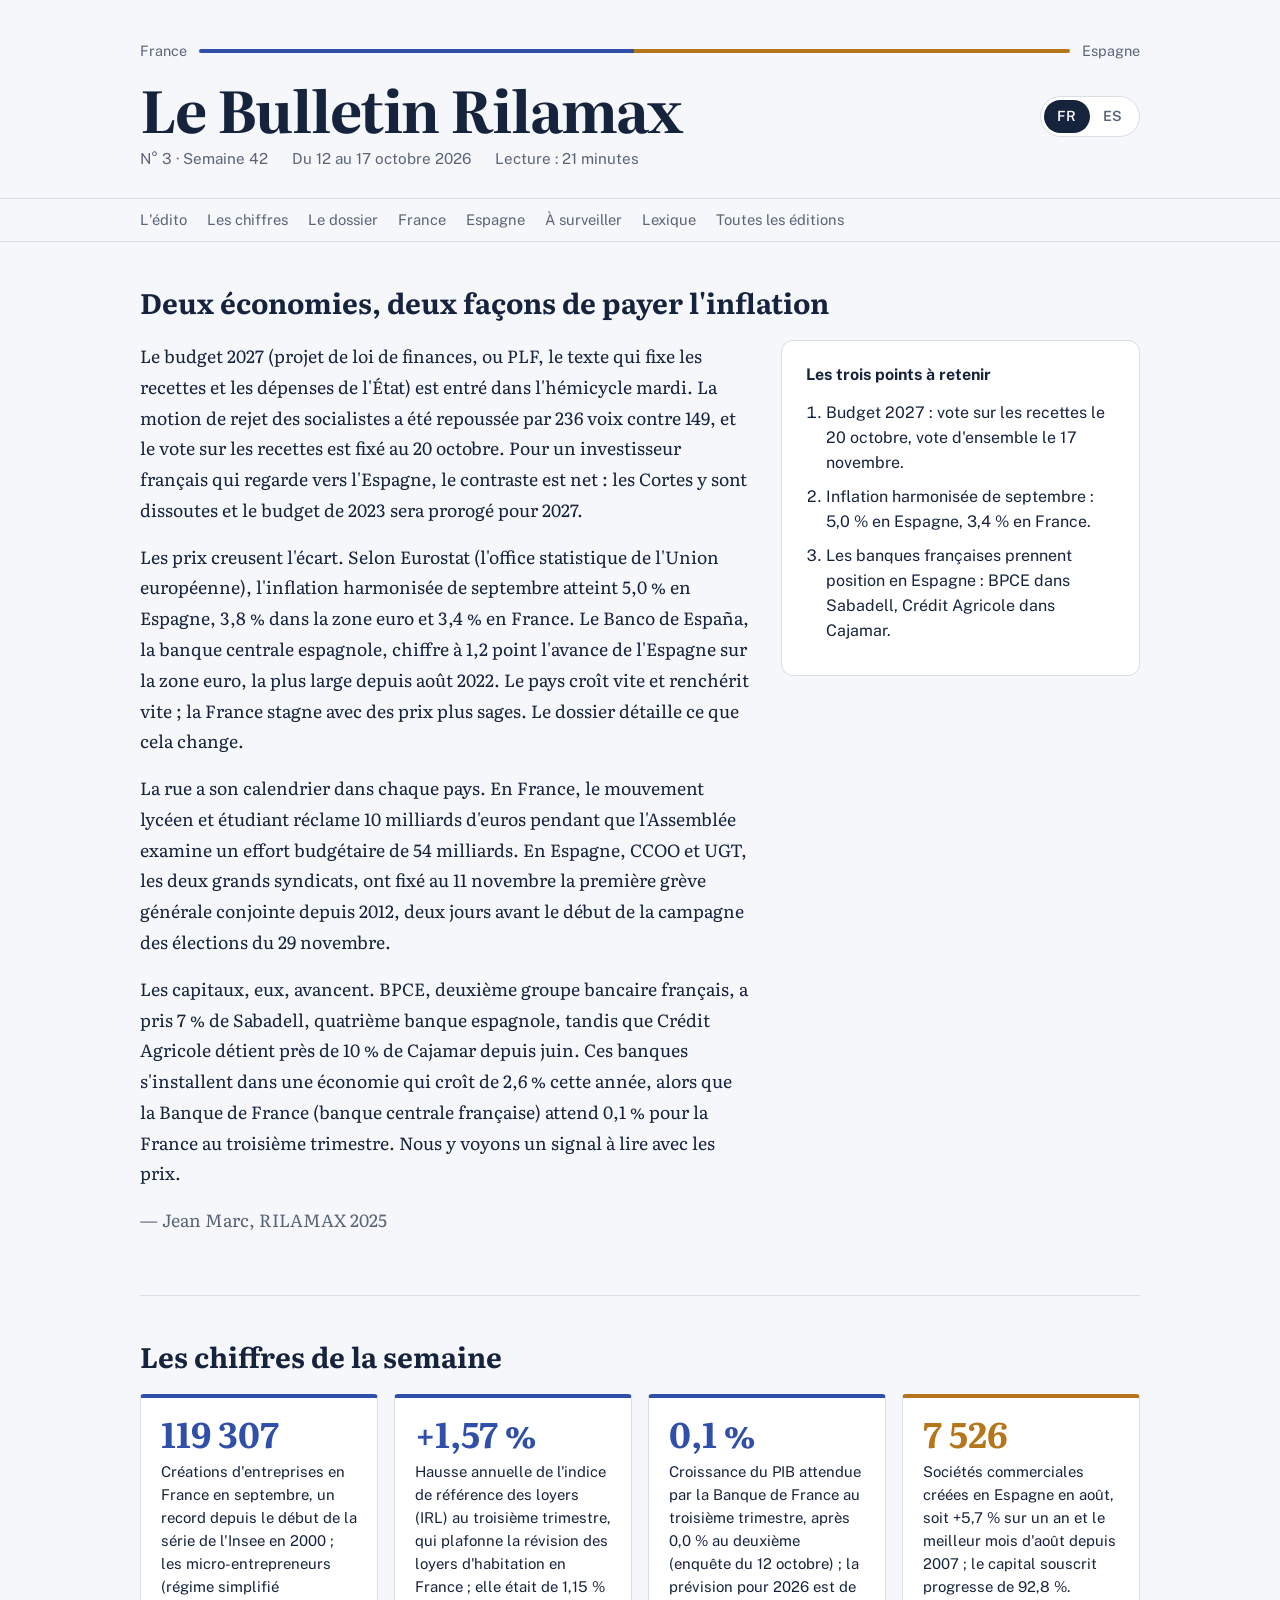
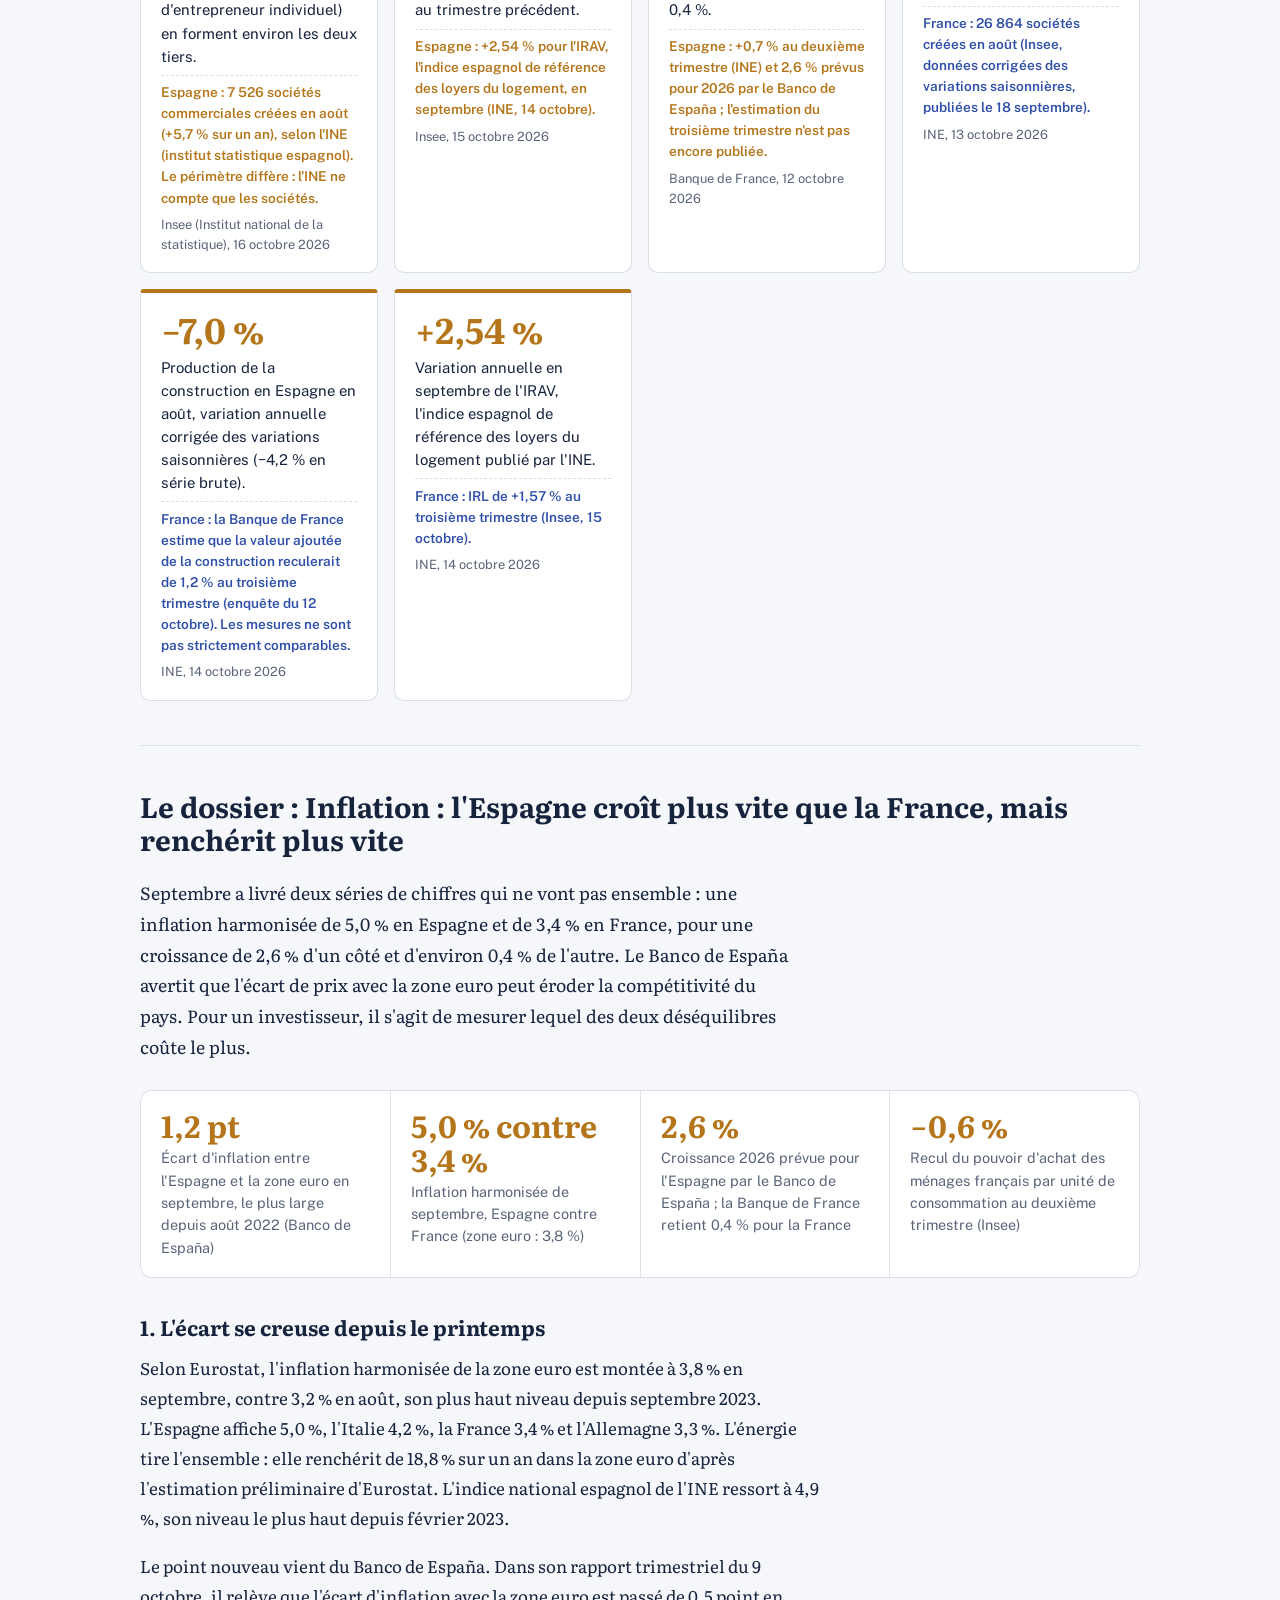
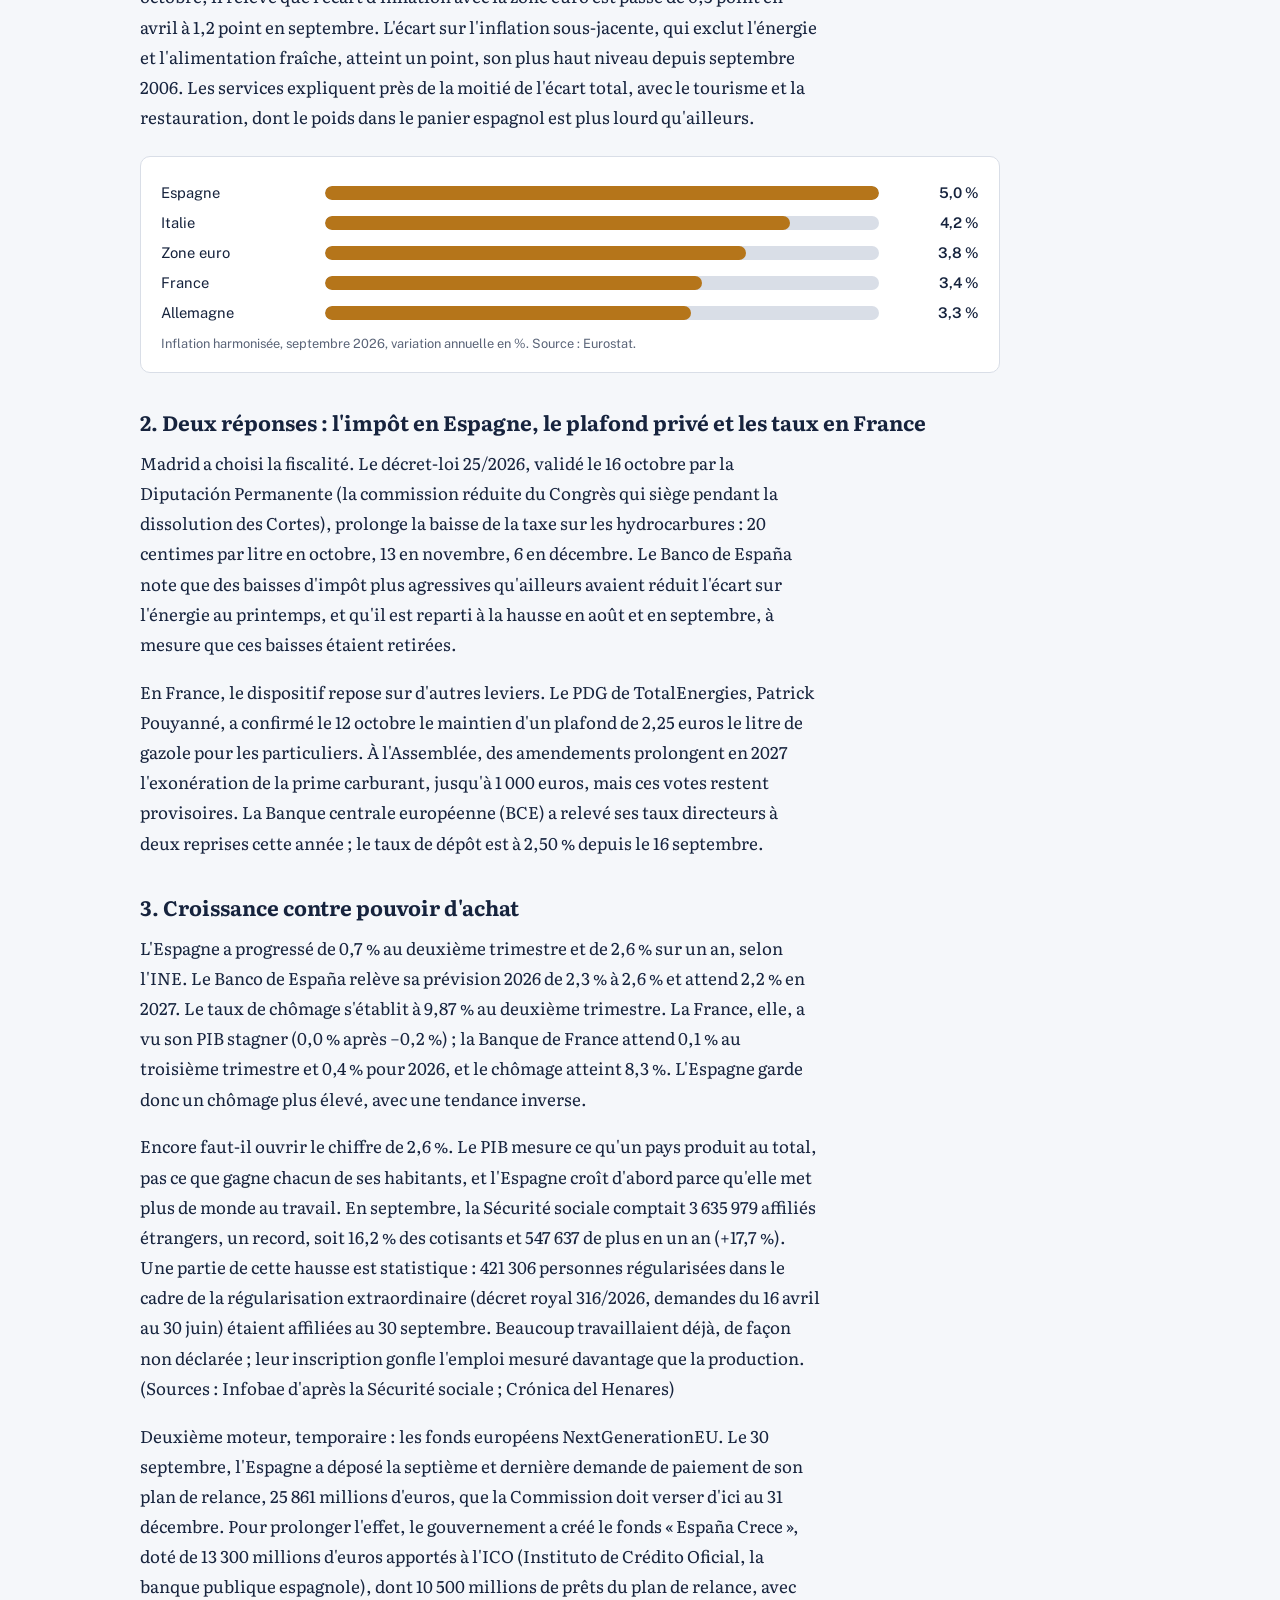
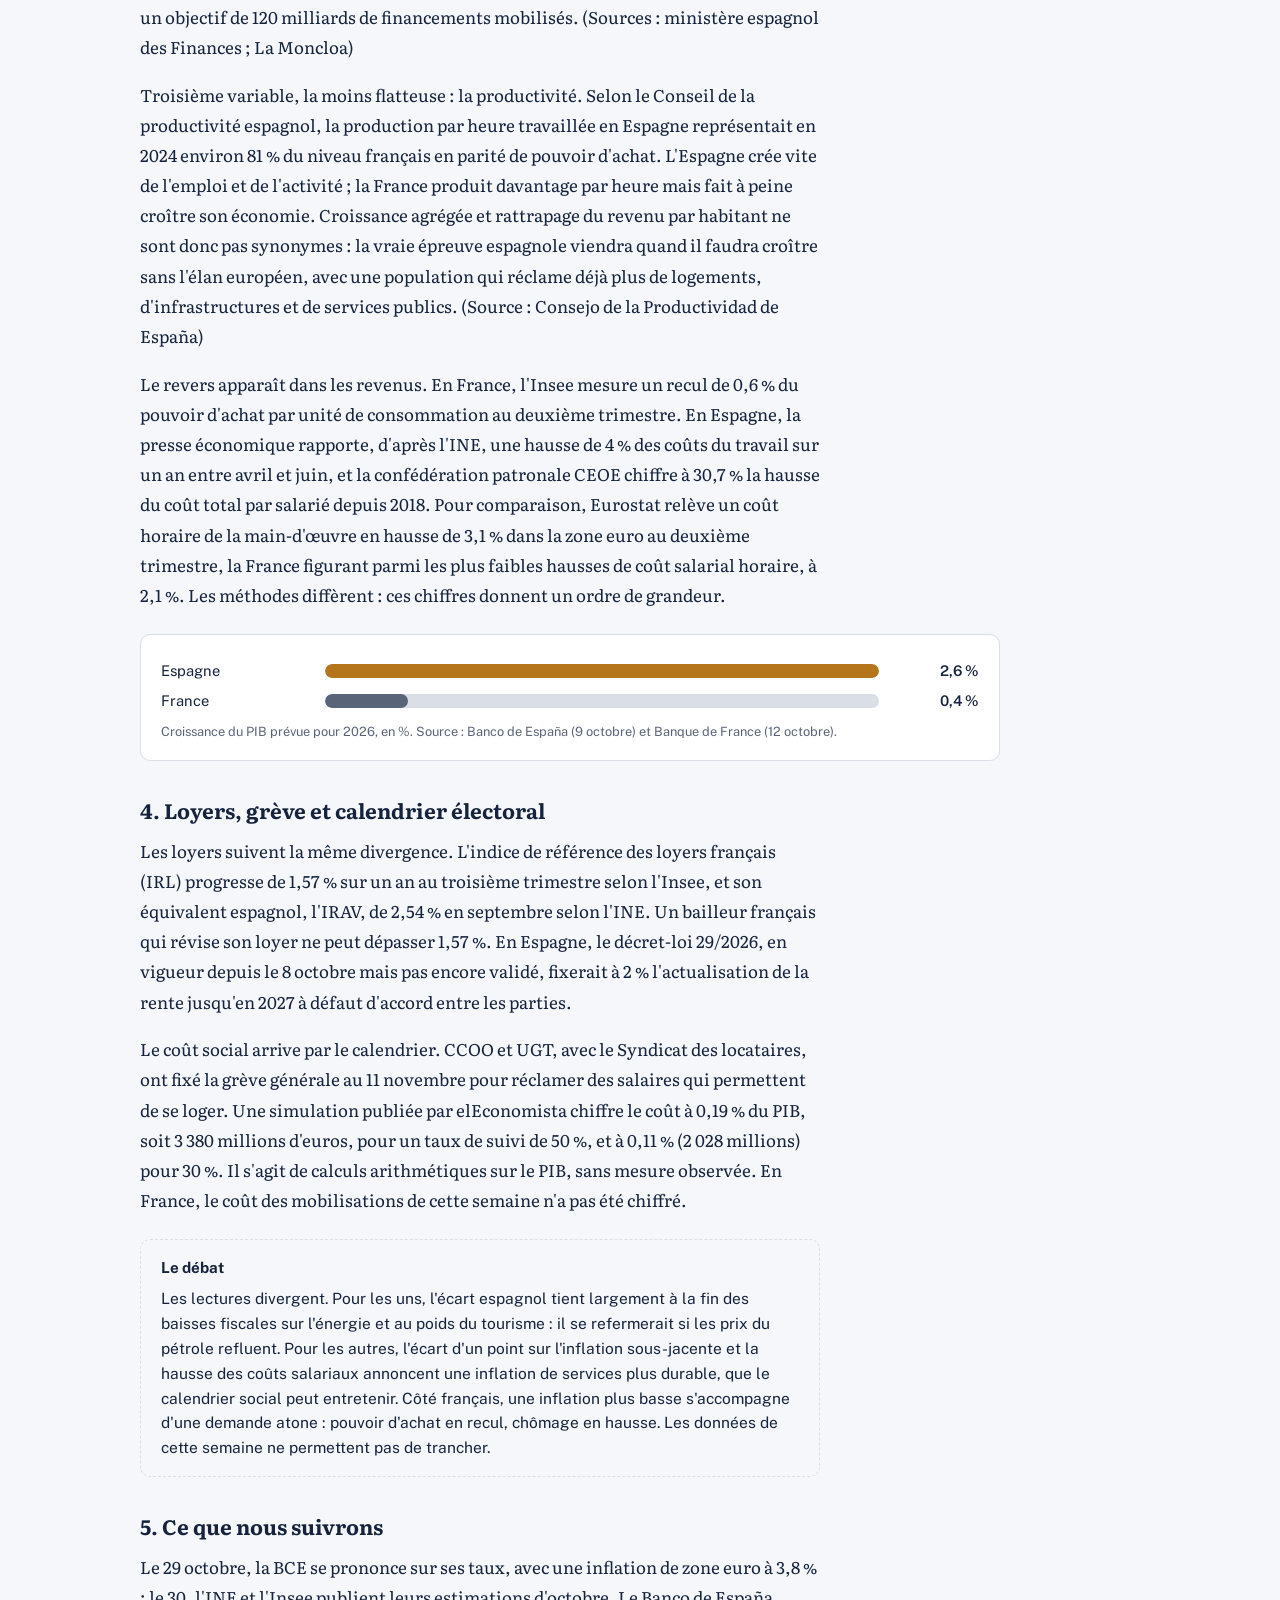
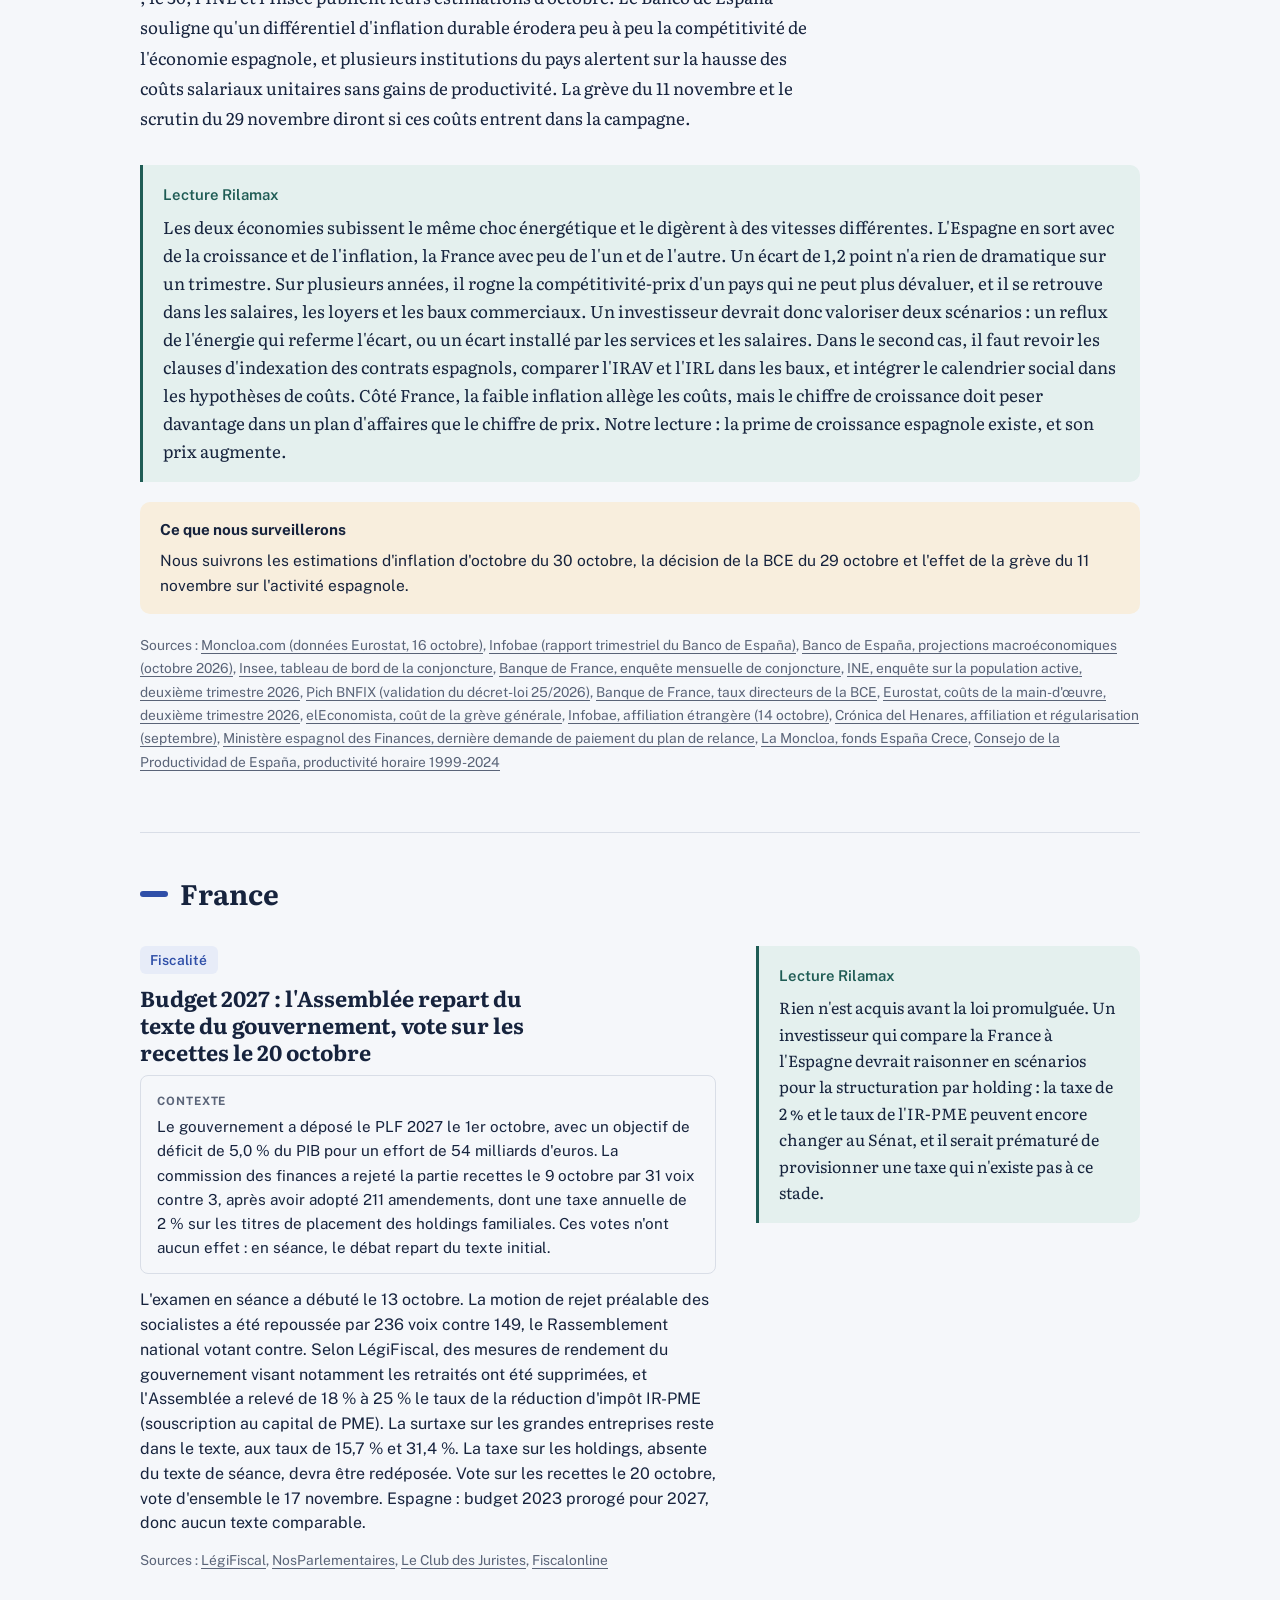
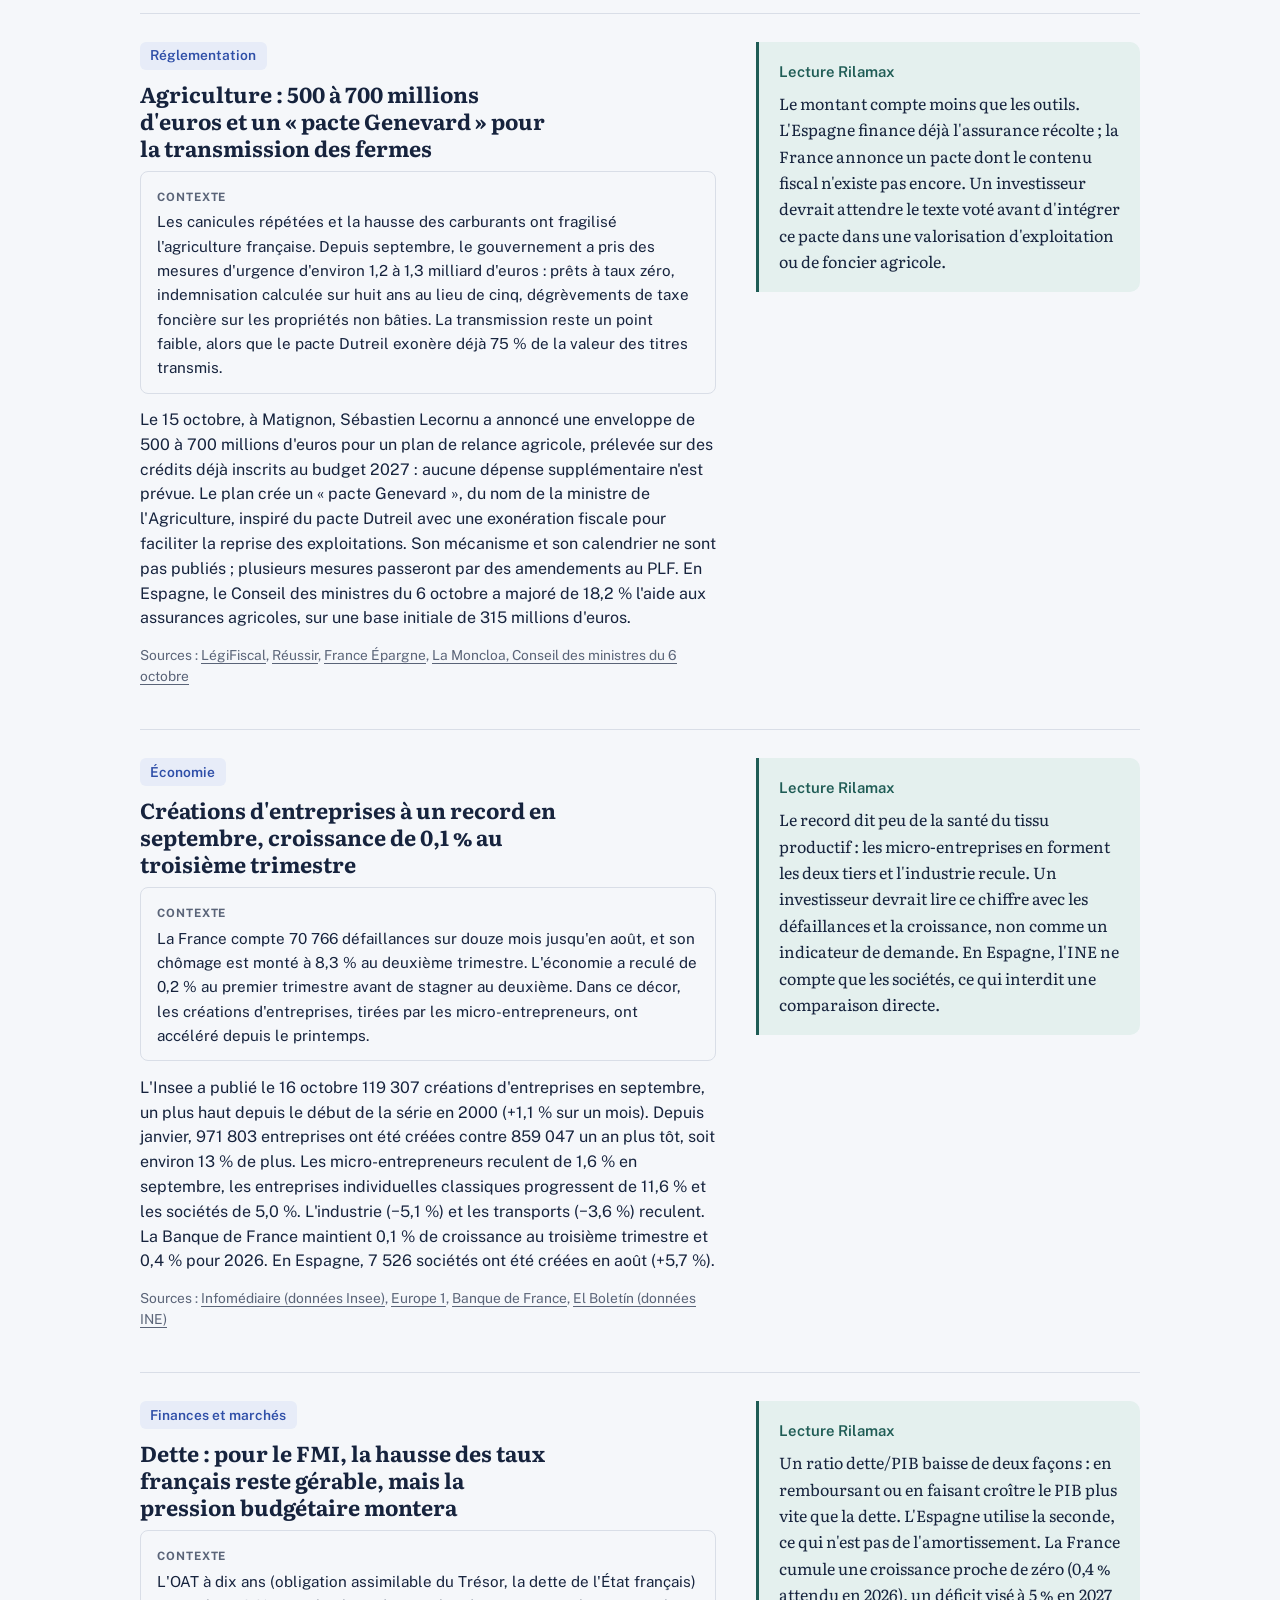
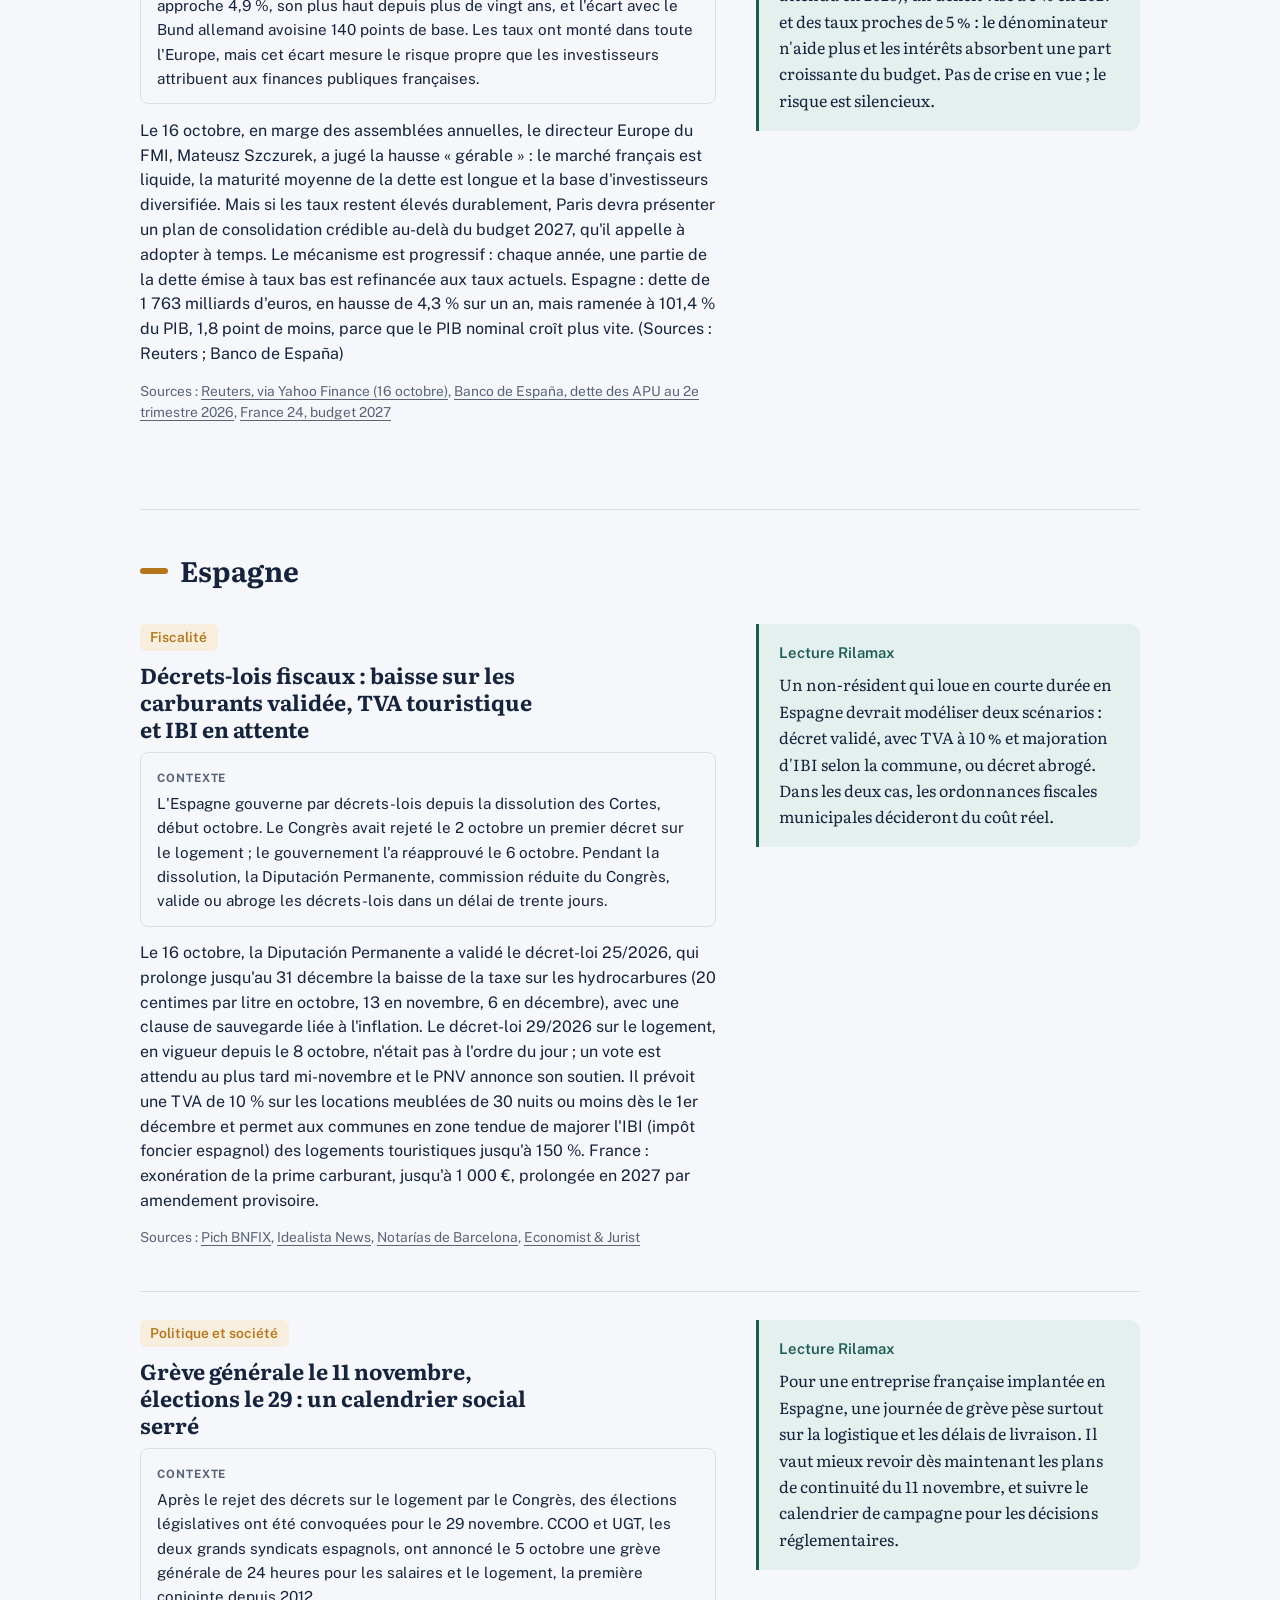
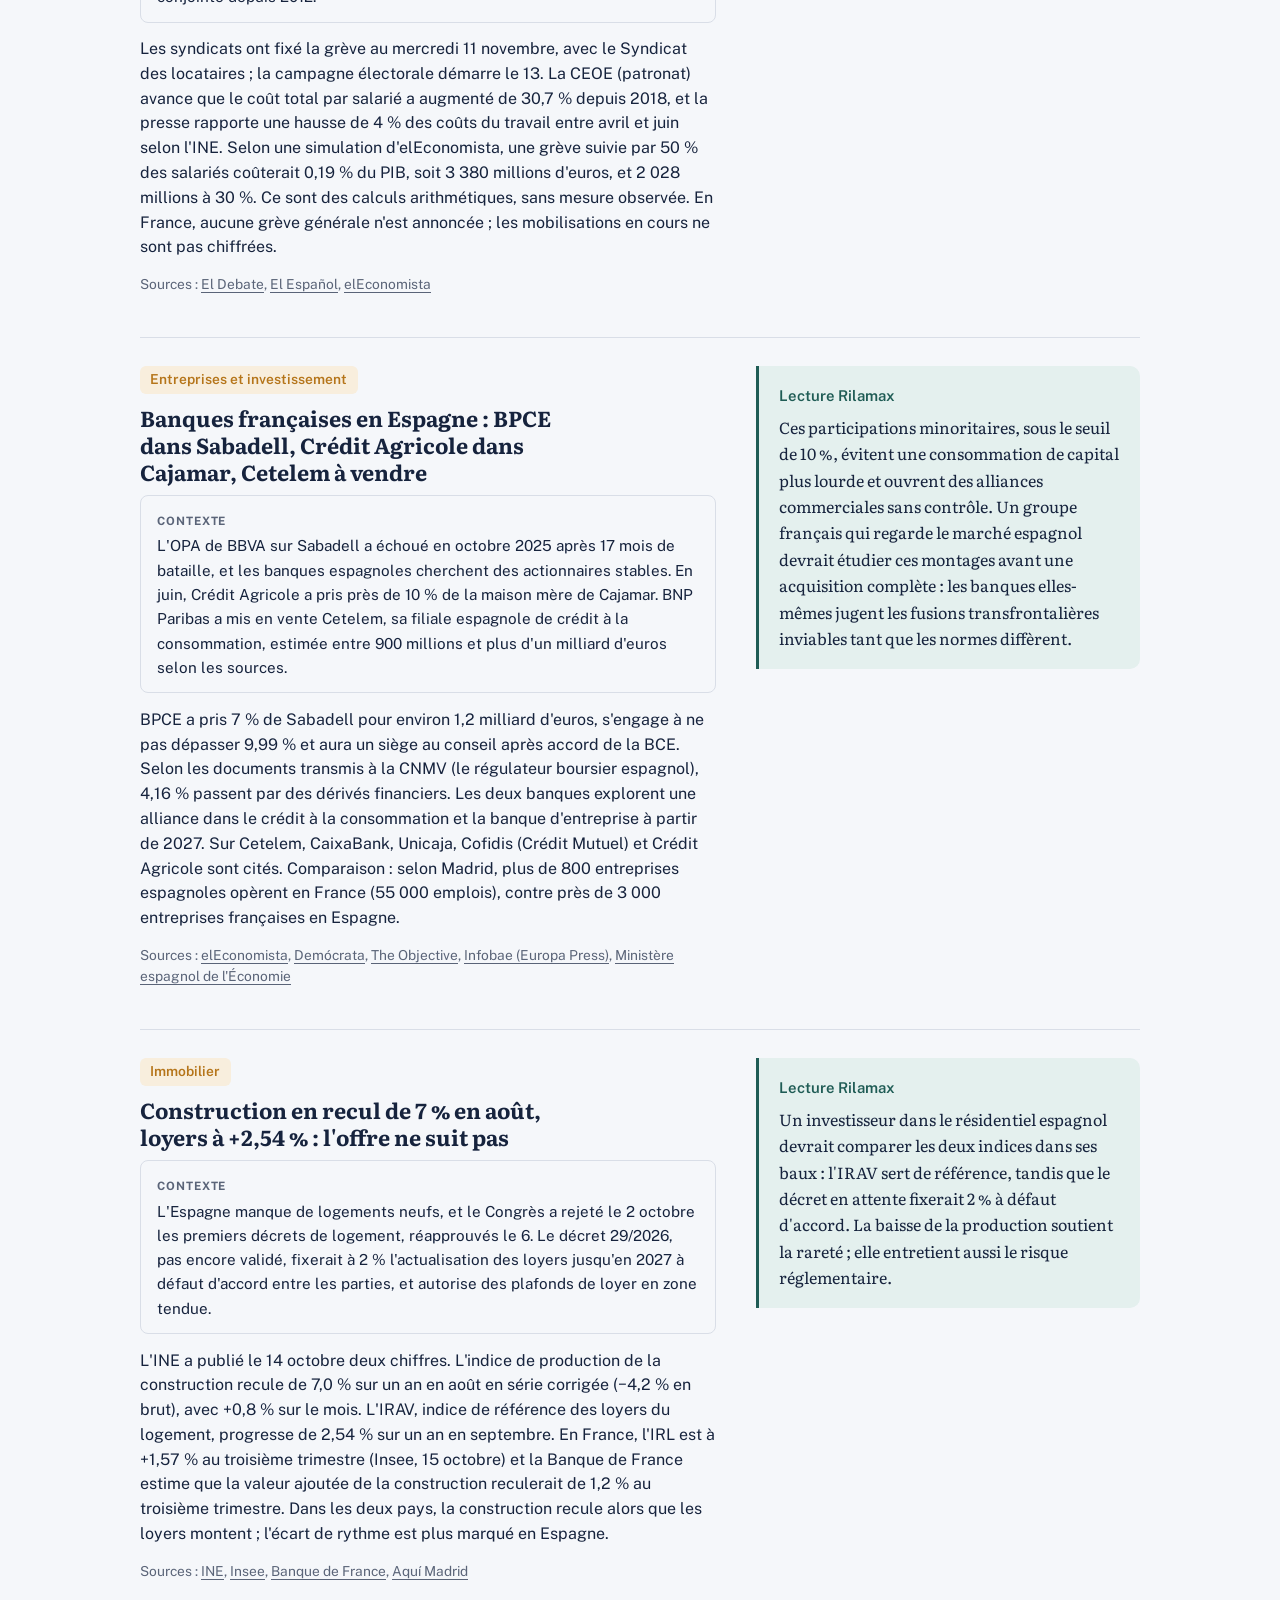
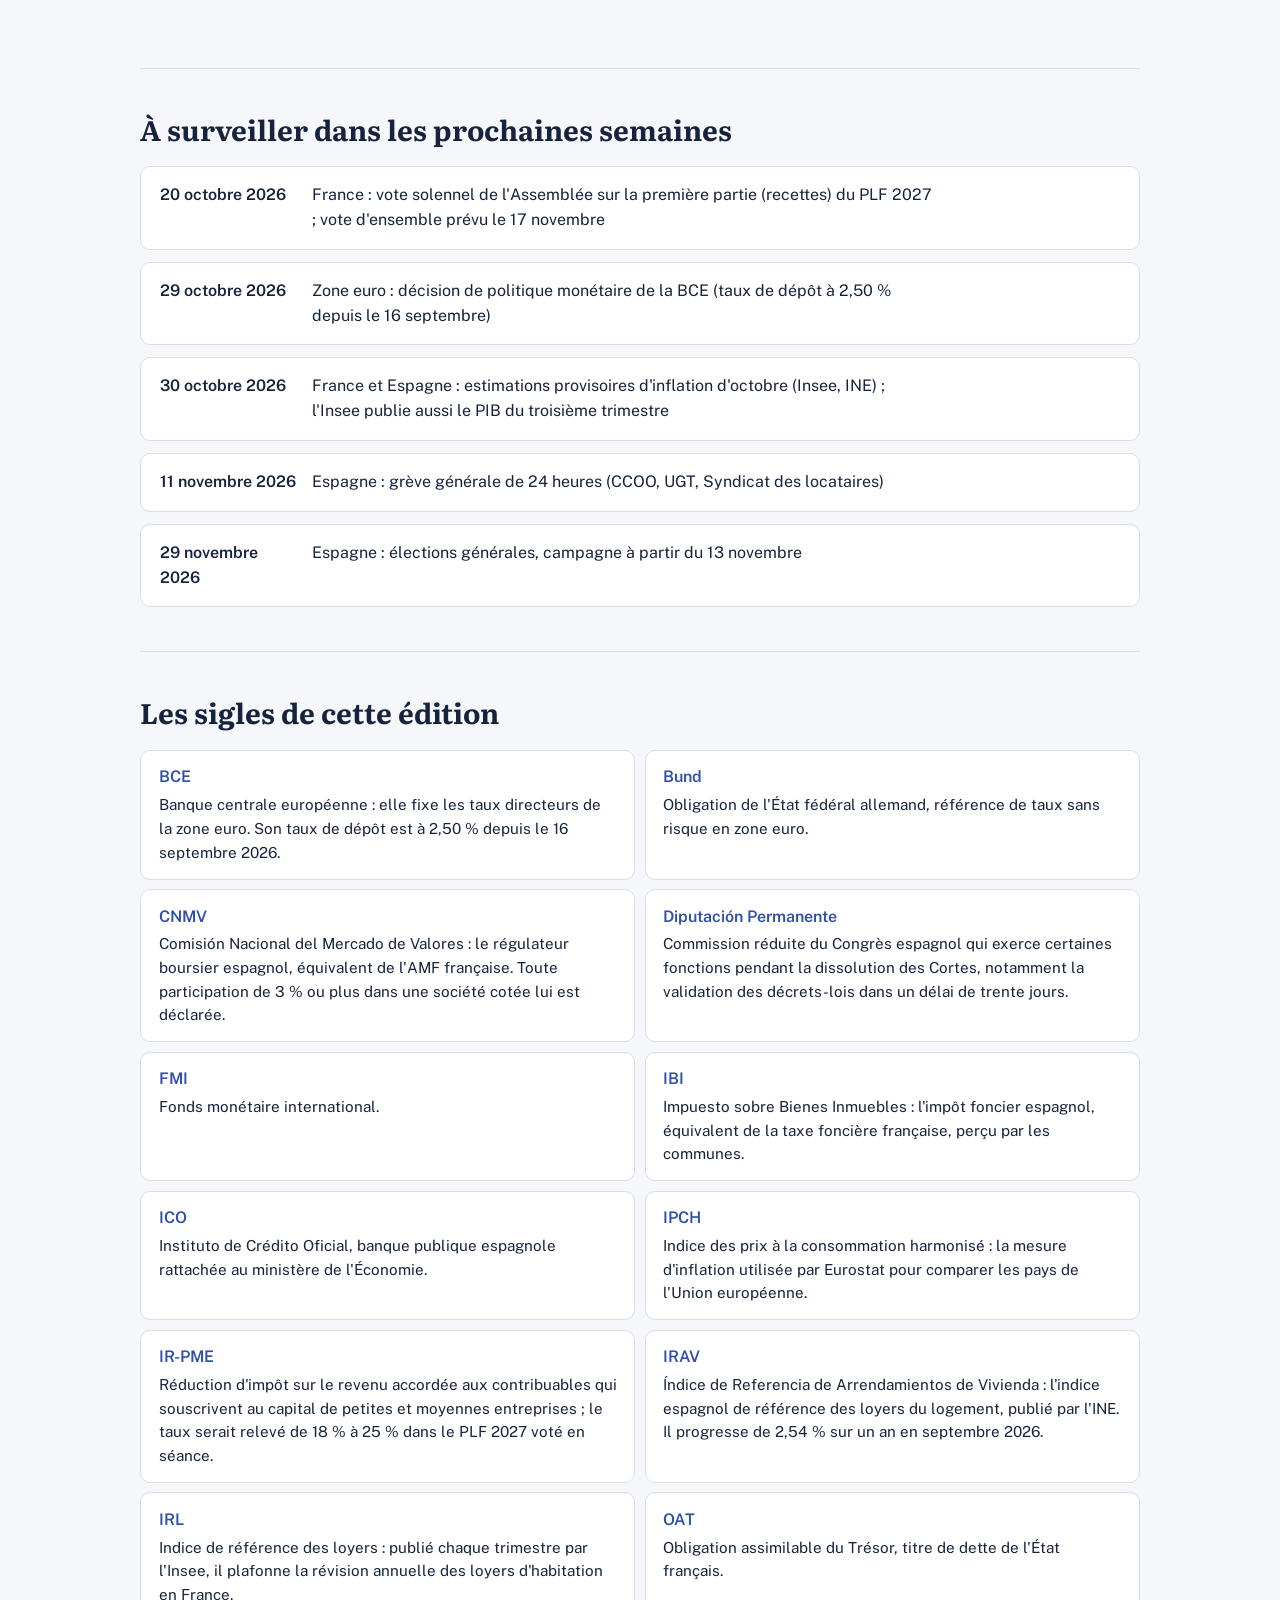
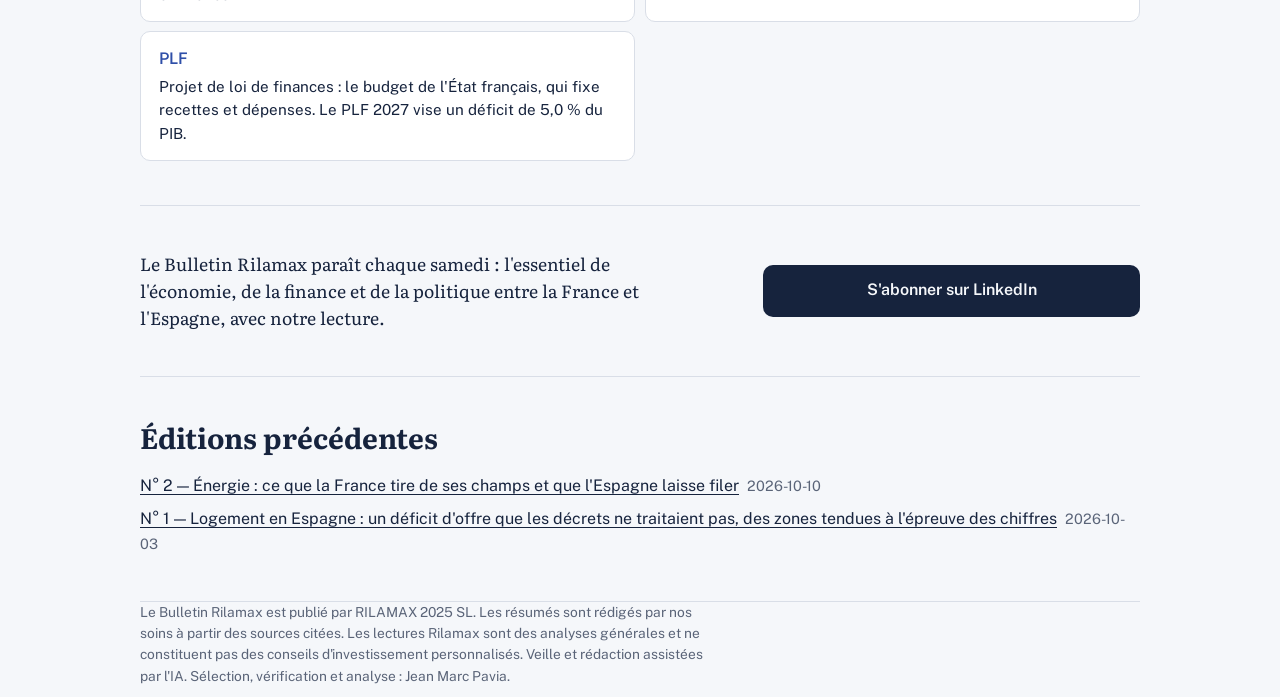
<file: site/ediciones/2026-10-17/index.html>
<!DOCTYPE html>
<html lang="fr">
<head>
<meta charset="utf-8">
<meta name="viewport" content="width=device-width, initial-scale=1, viewport-fit=cover">
<title>Le Bulletin Rilamax — N° 3</title>
<meta name="description" content="Inflation : l&#39;Espagne croît plus vite que la France, mais renchérit plus vite">
<meta property="og:type" content="article">
<meta property="og:site_name" content="Le Bulletin Rilamax">
<meta property="og:title" content="Le Bulletin Rilamax N° 3 · Inflation : l&#39;Espagne croît plus vite que la France, mais renchérit plus vite">
<meta property="og:description" content="Septembre a livré deux séries de chiffres qui ne vont pas ensemble : une inflation harmonisée de 5,0 % en Espagne et de 3,4 % en France, pour une croissance de 2,6 % d&#39;un côté et d&#39;environ 0,4 % de l&#39;autre. Le Banco de España avertit que l&#39;écart de prix avec la zone euro peut éroder la compétitivité du pays. Pour un investisseur, il s&#39;agit de mesurer lequel des deux déséquilibres coûte le plus.">
<meta property="og:image" content="https://bulletin.rilamax.com/portada.png">
<meta property="og:url" content="https://bulletin.rilamax.com/ediciones/2026-10-17/">
<meta name="twitter:card" content="summary_large_image">
<link rel="preconnect" href="https://fonts.googleapis.com">
<link rel="preconnect" href="https://fonts.gstatic.com" crossorigin>
<link href="https://fonts.googleapis.com/css2?family=Literata:opsz,wght@7..72,400;7..72,600;7..72,700&family=Public+Sans:wght@400;500;600&display=swap" rel="stylesheet">
<style>

:root{
  --paper:#F5F7FA; --surface:#FFFFFF; --ink:#16233D; --muted:#5A6478; --rule:#D9DEE7;
  --fr:#2F4FA8; --fr-soft:#E7ECF8; --es:#B5751A; --es-soft:#F8EEDD;
  --note:#1F5C55; --note-soft:#E4F0EE;
  box-sizing:border-box;
  padding-top:env(safe-area-inset-top,0px); padding-bottom:env(safe-area-inset-bottom,0px);
}
@media (prefers-color-scheme:dark){
  :root:not([data-theme="light"]){
    --paper:#121A2B; --surface:#1A2438; --ink:#E8ECF3; --muted:#A3ADC0; --rule:#2E3A52;
    --fr:#8FA8F0; --fr-soft:#22305A; --es:#E5AE5C; --es-soft:#3A2D18;
    --note:#7FCBC0; --note-soft:#173532;
  }
}
:root[data-theme="dark"]{
  --paper:#121A2B; --surface:#1A2438; --ink:#E8ECF3; --muted:#A3ADC0; --rule:#2E3A52;
  --fr:#8FA8F0; --fr-soft:#22305A; --es:#E5AE5C; --es-soft:#3A2D18;
  --note:#7FCBC0; --note-soft:#173532;
}
*,*::before,*::after{box-sizing:inherit}
html{scroll-padding-top:calc(env(safe-area-inset-top,0px) + 64px);scroll-behavior:smooth}
@media (prefers-reduced-motion:reduce){html{scroll-behavior:auto}}
body{margin:0;background:var(--paper);color:var(--ink);font-family:"Public Sans",system-ui,-apple-system,"Segoe UI",sans-serif;font-size:16px;line-height:1.55}
a{color:inherit}
a:focus-visible{outline:2px solid var(--fr);outline-offset:3px;border-radius:4px}
.wrap{max-width:1040px;margin:0 auto;padding:0 1.25rem}
.serif{font-family:"Literata",Georgia,serif}

/* Masthead */
.mast{padding:2.5rem 0 1.75rem}
.bridge{display:flex;align-items:center;gap:.75rem;color:var(--muted);font-size:.9rem}
.bridge .line{flex:1;height:4px;border-radius:2px;background:linear-gradient(90deg,var(--fr) 0 50%,var(--es) 50% 100%)}
h1{font-family:"Literata",Georgia,serif;font-weight:700;font-size:clamp(2.2rem,6vw,3.6rem);line-height:1.05;letter-spacing:-.02em;margin:1rem 0 .5rem}
.meta{display:flex;flex-wrap:wrap;gap:.4rem 1.5rem;color:var(--muted);font-size:.95rem}

/* Sommaire */
.toc{position:sticky;top:0;z-index:5;background:var(--paper);border-top:1px solid var(--rule);border-bottom:1px solid var(--rule)}
.toc ul{list-style:none;margin:0;padding:.6rem 0;display:flex;gap:1.25rem;overflow-x:auto;white-space:nowrap;font-size:.92rem}
.toc a{text-decoration:none;color:var(--muted)}
.toc a:hover{color:var(--ink)}

section{padding:2.75rem 0;border-bottom:1px solid var(--rule)}
h2{font-family:"Literata",Georgia,serif;font-size:1.75rem;line-height:1.2;margin:0 0 1.25rem}
.lede{color:var(--muted);margin:-.75rem 0 1.5rem;max-width:62ch}

/* Edito */
.edito{display:grid;grid-template-columns:1fr;gap:2rem}
@media(min-width:780px){.edito{grid-template-columns:1.7fr 1fr}}
.edito .body p{font-family:"Literata",Georgia,serif;font-size:1.1rem;line-height:1.75;margin:0 0 1rem;max-width:62ch}
.edito .sign{font-size:.92rem;color:var(--muted)}
.keys{background:var(--surface);border:1px solid var(--rule);border-radius:12px;padding:1.4rem 1.5rem;align-self:start}
.keys h3{margin:0 0 .8rem;font-size:1rem}
.keys ol{margin:0;padding-left:1.2rem}
.keys li{margin:0 0 .6rem}

/* Chiffres */
.figs{display:grid;grid-template-columns:repeat(auto-fit,minmax(220px,1fr));gap:1rem}
.fig{background:var(--surface);border:1px solid var(--rule);border-top:4px solid var(--c);border-radius:4px 4px 10px 10px;padding:1.1rem 1.25rem}
.fig.fr{--c:var(--fr)} .fig.es{--c:var(--es)}
.fig strong{display:block;font-family:"Literata",Georgia,serif;font-size:2.2rem;line-height:1.05;color:var(--c)}
.fig span{display:block;margin-top:.5rem;font-size:.93rem}
.fig small{display:block;margin-top:.4rem;color:var(--muted);font-size:.8rem}

/* Dossier */
.dossier .intro{font-family:"Literata",Georgia,serif;font-size:1.1rem;line-height:1.75;max-width:66ch;margin:0 0 1.75rem}
.cols{display:grid;grid-template-columns:1fr;gap:1rem;margin-bottom:1.5rem}
@media(min-width:780px){.cols{grid-template-columns:repeat(3,1fr)}}
.col{background:var(--surface);border:1px solid var(--rule);border-radius:10px;padding:1.2rem 1.3rem}
.col h3{margin:0 0 .6rem;font-size:1.02rem}
.col ul{margin:0;padding-left:1.1rem}
.col li{margin:0 0 .55rem;font-size:.95rem}

/* Items */
.country-head{display:flex;align-items:center;gap:.75rem;margin:0 0 .5rem}
.country-head .bar{width:28px;height:6px;border-radius:3px;background:var(--c)}
.country-head.fr{--c:var(--fr)} .country-head.es{--c:var(--es)}
.item{display:grid;grid-template-columns:1fr;gap:1rem 2.5rem;padding:1.75rem 0;border-top:1px solid var(--rule)}
.item:first-of-type{border-top:0}
@media(min-width:780px){.item{grid-template-columns:1.5fr 1fr}}
.tag{display:inline-flex;align-items:center;gap:.5rem;font-size:.86rem;font-weight:600;padding:.2rem .65rem;border-radius:6px}
.tag.fr{background:var(--fr-soft);color:var(--fr)}
.tag.es{background:var(--es-soft);color:var(--es)}
.item h3{font-family:"Literata",Georgia,serif;font-size:1.35rem;line-height:1.25;margin:.7rem 0 .55rem;max-width:32ch}
.item .sum{margin:0 0 .8rem;max-width:62ch}
.src{font-size:.86rem;color:var(--muted)}
.src a{color:var(--muted);text-underline-offset:3px}
.lecture{align-self:start;background:var(--note-soft);border-left:3px solid var(--note);border-radius:0 10px 10px 0;padding:1.1rem 1.25rem}
.lecture h4{margin:0 0 .45rem;font-size:.93rem;font-weight:600;color:var(--note)}
.lecture p{margin:0;font-family:"Literata",Georgia,serif;font-size:1rem;line-height:1.65}

/* Agenda */
.agenda{list-style:none;margin:0;padding:0;display:grid;gap:.75rem}
.agenda li{display:grid;grid-template-columns:8.5rem 1fr;gap:1rem;background:var(--surface);border:1px solid var(--rule);border-radius:10px;padding:1rem 1.2rem}
@media(max-width:560px){.agenda li{grid-template-columns:1fr;gap:.25rem}}
.agenda .when{font-weight:600}
.agenda .what{max-width:62ch}

/* CTA + footer */
.cta{display:grid;grid-template-columns:1fr;gap:1.25rem;align-items:center}
@media(min-width:780px){.cta{grid-template-columns:1.6fr 1fr}}
.cta p{font-family:"Literata",Georgia,serif;font-size:1.1rem;margin:0;max-width:56ch}
.btn{display:inline-block;text-align:center;text-decoration:none;font-weight:600;background:var(--ink);color:var(--paper);padding:.85rem 1.3rem;border-radius:10px}
footer{padding:2rem 0 3rem;color:var(--muted);font-size:.86rem}
footer p{max-width:72ch;margin:0 0 .6rem}


.titlerow{display:flex;align-items:flex-end;justify-content:space-between;gap:1rem;flex-wrap:wrap}
.langs{display:inline-flex;border:1px solid var(--rule);border-radius:999px;padding:3px;background:var(--surface);margin-bottom:.6rem}
.langs button{font:inherit;font-size:.88rem;font-weight:600;border:0;background:transparent;color:var(--muted);padding:.35rem .85rem;border-radius:999px;cursor:pointer}
.langs button[aria-pressed="true"]{background:var(--ink);color:var(--paper)}
.langs button:focus-visible{outline:2px solid var(--fr);outline-offset:2px}
.edition[hidden]{display:none}

.dfigs{display:grid;grid-template-columns:repeat(auto-fit,minmax(200px,1fr));gap:1px;background:var(--rule);border:1px solid var(--rule);border-radius:12px;overflow:hidden;margin:0 0 2.25rem}
.dfigs div{background:var(--surface);padding:1.1rem 1.25rem}
.dfigs strong{display:block;font-family:"Literata",Georgia,serif;font-size:1.9rem;line-height:1.1;color:var(--es)}
.dfigs span{display:block;margin-top:.35rem;font-size:.9rem;color:var(--muted)}
.longform{max-width:none}
.longform>h3,.longform>p,.longform>.debate{max-width:68ch}
.longform>figure{max-width:860px}
.longform h3{font-family:"Literata",Georgia,serif;font-size:1.3rem;line-height:1.3;margin:2.25rem 0 .75rem}
.longform h3:first-child{margin-top:0}
.longform p{font-family:"Literata",Georgia,serif;font-size:1.06rem;line-height:1.78;margin:0 0 1.1rem}
.chart{margin:1.5rem 0;padding:1.1rem 1.25rem;background:var(--surface);border:1px solid var(--rule);border-radius:10px}
.bar-row{display:grid;grid-template-columns:9.5rem 1fr 5.5rem;align-items:center;gap:.75rem;margin:.45rem 0;font-size:.92rem}
.bar-row .bar{display:block;height:14px;border-radius:7px;background:#D9DEE7;background:var(--rule);overflow:hidden}
.bar-row .fill{display:block;height:14px;width:0;border-radius:7px;background:#B5751A;background:var(--es)}
.bar-row .fill.c-muted{background:#5A6478;background:var(--muted)}
.bar-row .fill.c-fr{background:#2F4FA8;background:var(--fr)}
.bar-row .val{font-weight:600;text-align:right}
.chart figcaption{margin-top:.6rem;font-size:.8rem;color:var(--muted)}
@media(max-width:560px){.bar-row{grid-template-columns:1fr auto}.bar-row .bar{grid-column:1/-1;order:3}}
.debate{margin:1.5rem 0;padding:1rem 1.25rem;border:1px dashed var(--rule);border-radius:10px}
.debate h4,.watch h4{margin:0 0 .4rem;font-size:.95rem}
.debate p,.watch p{margin:0;font-size:.97rem;font-family:"Public Sans",system-ui,sans-serif;line-height:1.6}
.dossier .lecture{margin-top:2rem;max-width:none}
.dossier .lecture p{font-size:1.06rem}
.watch{margin:1.25rem 0;padding:1rem 1.25rem;background:var(--es-soft);border-radius:10px}
.dossier .src{margin-top:1rem;line-height:1.7}

.archive ul{list-style:none;margin:0;padding:0;display:grid;gap:.5rem}
.archive a{text-underline-offset:3px}
.archive li span{color:var(--muted);font-size:.9rem;margin-left:.5rem}
.bar-row .fill.w1{width:1%}.bar-row .fill.w2{width:2%}.bar-row .fill.w3{width:3%}.bar-row .fill.w4{width:4%}.bar-row .fill.w5{width:5%}.bar-row .fill.w6{width:6%}.bar-row .fill.w7{width:7%}.bar-row .fill.w8{width:8%}.bar-row .fill.w9{width:9%}.bar-row .fill.w10{width:10%}.bar-row .fill.w11{width:11%}.bar-row .fill.w12{width:12%}.bar-row .fill.w13{width:13%}.bar-row .fill.w14{width:14%}.bar-row .fill.w15{width:15%}.bar-row .fill.w16{width:16%}.bar-row .fill.w17{width:17%}.bar-row .fill.w18{width:18%}.bar-row .fill.w19{width:19%}.bar-row .fill.w20{width:20%}.bar-row .fill.w21{width:21%}.bar-row .fill.w22{width:22%}.bar-row .fill.w23{width:23%}.bar-row .fill.w24{width:24%}.bar-row .fill.w25{width:25%}.bar-row .fill.w26{width:26%}.bar-row .fill.w27{width:27%}.bar-row .fill.w28{width:28%}.bar-row .fill.w29{width:29%}.bar-row .fill.w30{width:30%}.bar-row .fill.w31{width:31%}.bar-row .fill.w32{width:32%}.bar-row .fill.w33{width:33%}.bar-row .fill.w34{width:34%}.bar-row .fill.w35{width:35%}.bar-row .fill.w36{width:36%}.bar-row .fill.w37{width:37%}.bar-row .fill.w38{width:38%}.bar-row .fill.w39{width:39%}.bar-row .fill.w40{width:40%}.bar-row .fill.w41{width:41%}.bar-row .fill.w42{width:42%}.bar-row .fill.w43{width:43%}.bar-row .fill.w44{width:44%}.bar-row .fill.w45{width:45%}.bar-row .fill.w46{width:46%}.bar-row .fill.w47{width:47%}.bar-row .fill.w48{width:48%}.bar-row .fill.w49{width:49%}.bar-row .fill.w50{width:50%}.bar-row .fill.w51{width:51%}.bar-row .fill.w52{width:52%}.bar-row .fill.w53{width:53%}.bar-row .fill.w54{width:54%}.bar-row .fill.w55{width:55%}.bar-row .fill.w56{width:56%}.bar-row .fill.w57{width:57%}.bar-row .fill.w58{width:58%}.bar-row .fill.w59{width:59%}.bar-row .fill.w60{width:60%}.bar-row .fill.w61{width:61%}.bar-row .fill.w62{width:62%}.bar-row .fill.w63{width:63%}.bar-row .fill.w64{width:64%}.bar-row .fill.w65{width:65%}.bar-row .fill.w66{width:66%}.bar-row .fill.w67{width:67%}.bar-row .fill.w68{width:68%}.bar-row .fill.w69{width:69%}.bar-row .fill.w70{width:70%}.bar-row .fill.w71{width:71%}.bar-row .fill.w72{width:72%}.bar-row .fill.w73{width:73%}.bar-row .fill.w74{width:74%}.bar-row .fill.w75{width:75%}.bar-row .fill.w76{width:76%}.bar-row .fill.w77{width:77%}.bar-row .fill.w78{width:78%}.bar-row .fill.w79{width:79%}.bar-row .fill.w80{width:80%}.bar-row .fill.w81{width:81%}.bar-row .fill.w82{width:82%}.bar-row .fill.w83{width:83%}.bar-row .fill.w84{width:84%}.bar-row .fill.w85{width:85%}.bar-row .fill.w86{width:86%}.bar-row .fill.w87{width:87%}.bar-row .fill.w88{width:88%}.bar-row .fill.w89{width:89%}.bar-row .fill.w90{width:90%}.bar-row .fill.w91{width:91%}.bar-row .fill.w92{width:92%}.bar-row .fill.w93{width:93%}.bar-row .fill.w94{width:94%}.bar-row .fill.w95{width:95%}.bar-row .fill.w96{width:96%}.bar-row .fill.w97{width:97%}.bar-row .fill.w98{width:98%}.bar-row .fill.w99{width:99%}.bar-row .fill.w100{width:100%}

.glossary{margin:0;display:grid;grid-template-columns:1fr;gap:.6rem}
@media(min-width:780px){.glossary{grid-template-columns:1fr 1fr}}
.glossary div{background:var(--surface);border:1px solid var(--rule);border-radius:10px;padding:.9rem 1.1rem}
.glossary dt{font-weight:600;color:var(--fr);margin:0 0 .2rem}
.glossary dd{margin:0;font-size:.95rem;line-height:1.55}

.chart-t{margin:0 0 .7rem;font-weight:600;font-size:.95rem}
.bar-row .fill{transition:width 1.1s cubic-bezier(.2,.7,.2,1)}
.chart.pre .bar-row .fill,.chart.pre .seg{width:0 !important}
.mix-row{display:grid;grid-template-columns:6.5rem 1fr;align-items:center;gap:.75rem;margin:.55rem 0;font-size:.92rem}
.mix-bar{display:flex;height:30px;border-radius:7px;overflow:hidden;background:var(--rule)}
.seg{display:flex;align-items:center;justify-content:center;height:100%;width:0;color:#fff;font-style:normal;font-size:.75rem;font-weight:600;position:relative;transition:width 1.2s cubic-bezier(.2,.7,.2,1);cursor:default;outline:none}
.seg i{font-style:normal;white-space:nowrap;overflow:hidden}
.seg:hover,.seg:focus{filter:brightness(1.12)}
.mix-legend{display:flex;flex-wrap:wrap;gap:.4rem 1rem;margin-top:.75rem;font-size:.82rem;color:var(--muted)}
.mix-legend b{display:inline-block;width:.8rem;height:.8rem;border-radius:3px;margin-right:.35rem;vertical-align:-1px}
.k-nuclear{background:#6C4AB6}.k-fosil{background:#5A6478}.k-eolica{background:#2F8F83}.k-solar{background:#D9A21B}.k-hidro{background:#2F4FA8}.k-biomasa{background:#7A9A3A}.k-otros{background:#A3ADC0}
.mix .chart.pre .seg{width:0}
.seg[class*=" w"]{flex:none}
.seg.w1{width:1%}.seg.w2{width:2%}.seg.w3{width:3%}.seg.w4{width:4%}.seg.w5{width:5%}.seg.w6{width:6%}.seg.w7{width:7%}.seg.w8{width:8%}.seg.w9{width:9%}.seg.w10{width:10%}.seg.w11{width:11%}.seg.w12{width:12%}.seg.w13{width:13%}.seg.w14{width:14%}.seg.w15{width:15%}.seg.w16{width:16%}.seg.w17{width:17%}.seg.w18{width:18%}.seg.w19{width:19%}.seg.w20{width:20%}.seg.w21{width:21%}.seg.w22{width:22%}.seg.w23{width:23%}.seg.w24{width:24%}.seg.w25{width:25%}.seg.w26{width:26%}.seg.w27{width:27%}.seg.w28{width:28%}.seg.w29{width:29%}.seg.w30{width:30%}.seg.w31{width:31%}.seg.w32{width:32%}.seg.w33{width:33%}.seg.w34{width:34%}.seg.w35{width:35%}.seg.w36{width:36%}.seg.w37{width:37%}.seg.w38{width:38%}.seg.w39{width:39%}.seg.w40{width:40%}.seg.w41{width:41%}.seg.w42{width:42%}.seg.w43{width:43%}.seg.w44{width:44%}.seg.w45{width:45%}.seg.w46{width:46%}.seg.w47{width:47%}.seg.w48{width:48%}.seg.w49{width:49%}.seg.w50{width:50%}.seg.w51{width:51%}.seg.w52{width:52%}.seg.w53{width:53%}.seg.w54{width:54%}.seg.w55{width:55%}.seg.w56{width:56%}.seg.w57{width:57%}.seg.w58{width:58%}.seg.w59{width:59%}.seg.w60{width:60%}.seg.w61{width:61%}.seg.w62{width:62%}.seg.w63{width:63%}.seg.w64{width:64%}.seg.w65{width:65%}.seg.w66{width:66%}.seg.w67{width:67%}.seg.w68{width:68%}.seg.w69{width:69%}.seg.w70{width:70%}.seg.w71{width:71%}.seg.w72{width:72%}.seg.w73{width:73%}.seg.w74{width:74%}.seg.w75{width:75%}.seg.w76{width:76%}.seg.w77{width:77%}.seg.w78{width:78%}.seg.w79{width:79%}.seg.w80{width:80%}.seg.w81{width:81%}.seg.w82{width:82%}.seg.w83{width:83%}.seg.w84{width:84%}.seg.w85{width:85%}.seg.w86{width:86%}.seg.w87{width:87%}.seg.w88{width:88%}.seg.w89{width:89%}.seg.w90{width:90%}.seg.w91{width:91%}.seg.w92{width:92%}.seg.w93{width:93%}.seg.w94{width:94%}.seg.w95{width:95%}.seg.w96{width:96%}.seg.w97{width:97%}.seg.w98{width:98%}.seg.w99{width:99%}.seg.w100{width:100%}

.seg{cursor:pointer}
.seg.on{filter:brightness(1.18);box-shadow:inset 0 0 0 2px rgba(255,255,255,.85)}
.mix-info{margin:.7rem 0 0;padding:.5rem .75rem;border-radius:8px;background:var(--paper);font-size:.88rem;color:var(--muted);min-height:1.2em}
.mix-info.act{color:var(--ink);font-weight:600;background:var(--fr-soft)}
.cite{font-family:"Public Sans",system-ui,sans-serif;font-size:.78rem;color:var(--muted);white-space:normal}
.cite a{color:var(--muted);text-underline-offset:2px}
.illus{margin:1.6rem 0;padding:1.1rem 1.25rem;background:var(--surface);border:1px solid var(--rule);border-radius:10px}
.illus figcaption,.cmp figcaption{margin-top:.6rem;font-size:.8rem;color:var(--muted);font-family:"Public Sans",system-ui,sans-serif}
.cmp{margin:1.75rem 0;padding:1.1rem 1.25rem;background:var(--surface);border:1px solid var(--rule);border-radius:10px;max-width:none}
.cmp-wrap{overflow-x:auto}
.cmp table{width:100%;border-collapse:collapse;font-size:.88rem;font-family:"Public Sans",system-ui,sans-serif;min-width:560px}
.cmp th,.cmp td{text-align:left;padding:.55rem .6rem;border-bottom:1px solid var(--rule);vertical-align:top}
.cmp thead th{font-weight:600;color:var(--muted);font-size:.8rem;text-transform:uppercase;letter-spacing:.03em}
.cmp thead th:nth-child(2){color:var(--fr)}.cmp thead th:nth-child(3){color:var(--es)}
.cmp tbody th{font-weight:600}
.cmp td{white-space:nowrap}
.cmp td.src-cell{white-space:normal}
.cmp td.src-cell .cite{font-size:.75rem}
.longform .cmp,.longform .illus{max-width:none}

.mix-info{font-family:"Public Sans",system-ui,sans-serif !important;font-size:.88rem !important;line-height:1.5 !important}
.cmp td.src-cell{min-width:9rem}

.lecture p+p{margin-top:.8rem}

.ctx{margin:.2rem 0 .9rem;padding:.75rem 1rem;background:var(--paper);border:1px solid var(--rule);border-radius:8px;max-width:62ch}
.ctx-l{display:inline-block;font-size:.72rem;font-weight:700;letter-spacing:.08em;text-transform:uppercase;color:var(--muted);margin-bottom:.25rem}
.ctx p{margin:0;font-size:.95rem;line-height:1.6}
.fig .cmp-o{display:block;margin-top:.45rem;font-style:normal;font-size:.85rem;font-weight:600;padding-top:.4rem;border-top:1px dashed var(--rule)}
.fig .cmp-o.fr{color:var(--fr)}.fig .cmp-o.es{color:var(--es)}

</style>
</head>
<body>















<div class="edition" data-lang="fr" lang="fr">
<header class="mast">
  <div class="wrap">
    <div class="bridge"><span>France</span><span class="line" aria-hidden="true"></span><span>Espagne</span></div>
    <div class="titlerow">
      <h1>Le Bulletin Rilamax</h1>
      <div class="langs" role="group" aria-label="Langue"><button type="button" data-set="fr" aria-pressed="true">FR</button><button type="button" data-set="es" aria-pressed="false">ES</button></div>
    </div>
    <div class="meta"><span>N° 3 · Semaine 42</span><span>Du 12 au 17 octobre 2026</span><span>Lecture : 21 minutes</span></div>
  </div>
</header>

<nav class="toc" aria-label="Sommaire">
  <div class="wrap"><ul>
    <li><a href="#fr-edito">L&#39;édito</a></li>
    <li><a href="#fr-cifras">Les chiffres</a></li>
    <li><a href="#fr-dossier">Le dossier</a></li>
    <li><a href="#fr-fr">France</a></li>
    <li><a href="#fr-es">Espagne</a></li>
    <li><a href="#fr-agenda">À surveiller</a></li>
    <li><a href="#fr-glosario">Lexique</a></li>
    <li><a href="/archivo/?lang=fr">Toutes les éditions</a></li>
  </ul></div>
</nav>

<main class="wrap">
  <section id="fr-edito">
    <h2>Deux économies, deux façons de payer l&#39;inflation</h2>
    <div class="edito">
      <div class="body">
        <p>Le budget 2027 (projet de loi de finances, ou PLF, le texte qui fixe les recettes et les dépenses de l&#39;État) est entré dans l&#39;hémicycle mardi. La motion de rejet des socialistes a été repoussée par 236 voix contre 149, et le vote sur les recettes est fixé au 20 octobre. Pour un investisseur français qui regarde vers l&#39;Espagne, le contraste est net : les Cortes y sont dissoutes et le budget de 2023 sera prorogé pour 2027.</p><p>Les prix creusent l&#39;écart. Selon Eurostat (l&#39;office statistique de l&#39;Union européenne), l&#39;inflation harmonisée de septembre atteint 5,0 % en Espagne, 3,8 % dans la zone euro et 3,4 % en France. Le Banco de España, la banque centrale espagnole, chiffre à 1,2 point l&#39;avance de l&#39;Espagne sur la zone euro, la plus large depuis août 2022. Le pays croît vite et renchérit vite ; la France stagne avec des prix plus sages. Le dossier détaille ce que cela change.</p><p>La rue a son calendrier dans chaque pays. En France, le mouvement lycéen et étudiant réclame 10 milliards d&#39;euros pendant que l&#39;Assemblée examine un effort budgétaire de 54 milliards. En Espagne, CCOO et UGT, les deux grands syndicats, ont fixé au 11 novembre la première grève générale conjointe depuis 2012, deux jours avant le début de la campagne des élections du 29 novembre.</p><p>Les capitaux, eux, avancent. BPCE, deuxième groupe bancaire français, a pris 7 % de Sabadell, quatrième banque espagnole, tandis que Crédit Agricole détient près de 10 % de Cajamar depuis juin. Ces banques s&#39;installent dans une économie qui croît de 2,6 % cette année, alors que la Banque de France (banque centrale française) attend 0,1 % pour la France au troisième trimestre. Nous y voyons un signal à lire avec les prix.</p>
        <p class="sign">— Jean Marc, RILAMAX 2025</p>
      </div>
      <aside class="keys">
        <h3>Les trois points à retenir</h3>
        <ol><li>Budget 2027 : vote sur les recettes le 20 octobre, vote d&#39;ensemble le 17 novembre.</li><li>Inflation harmonisée de septembre : 5,0 % en Espagne, 3,4 % en France.</li><li>Les banques françaises prennent position en Espagne : BPCE dans Sabadell, Crédit Agricole dans Cajamar.</li></ol>
      </aside>
    </div>
  </section>

  <section id="fr-cifras">
    <h2>Les chiffres de la semaine</h2>
    <div class="figs">
      <div class="fig fr"><strong>119 307</strong><span>Créations d&#39;entreprises en France en septembre, un record depuis le début de la série de l&#39;Insee en 2000 ; les micro-entrepreneurs (régime simplifié d&#39;entrepreneur individuel) en forment environ les deux tiers.</span><em class="cmp-o es">Espagne : 7 526 sociétés commerciales créées en août (+5,7 % sur un an), selon l&#39;INE (institut statistique espagnol). Le périmètre diffère : l&#39;INE ne compte que les sociétés.</em><small>Insee (Institut national de la statistique), 16 octobre 2026</small></div><div class="fig fr"><strong>+1,57 %</strong><span>Hausse annuelle de l&#39;indice de référence des loyers (IRL) au troisième trimestre, qui plafonne la révision des loyers d&#39;habitation en France ; elle était de 1,15 % au trimestre précédent.</span><em class="cmp-o es">Espagne : +2,54 % pour l&#39;IRAV, l&#39;indice espagnol de référence des loyers du logement, en septembre (INE, 14 octobre).</em><small>Insee, 15 octobre 2026</small></div><div class="fig fr"><strong>0,1 %</strong><span>Croissance du PIB attendue par la Banque de France au troisième trimestre, après 0,0 % au deuxième (enquête du 12 octobre) ; la prévision pour 2026 est de 0,4 %.</span><em class="cmp-o es">Espagne : +0,7 % au deuxième trimestre (INE) et 2,6 % prévus pour 2026 par le Banco de España ; l&#39;estimation du troisième trimestre n&#39;est pas encore publiée.</em><small>Banque de France, 12 octobre 2026</small></div><div class="fig es"><strong>7 526</strong><span>Sociétés commerciales créées en Espagne en août, soit +5,7 % sur un an et le meilleur mois d&#39;août depuis 2007 ; le capital souscrit progresse de 92,8 %.</span><em class="cmp-o fr">France : 26 864 sociétés créées en août (Insee, données corrigées des variations saisonnières, publiées le 18 septembre).</em><small>INE, 13 octobre 2026</small></div><div class="fig es"><strong>−7,0 %</strong><span>Production de la construction en Espagne en août, variation annuelle corrigée des variations saisonnières (−4,2 % en série brute).</span><em class="cmp-o fr">France : la Banque de France estime que la valeur ajoutée de la construction reculerait de 1,2 % au troisième trimestre (enquête du 12 octobre). Les mesures ne sont pas strictement comparables.</em><small>INE, 14 octobre 2026</small></div><div class="fig es"><strong>+2,54 %</strong><span>Variation annuelle en septembre de l&#39;IRAV, l&#39;indice espagnol de référence des loyers du logement publié par l&#39;INE.</span><em class="cmp-o fr">France : IRL de +1,57 % au troisième trimestre (Insee, 15 octobre).</em><small>INE, 14 octobre 2026</small></div>
    </div>
  </section>

  
  <section id="fr-dossier" class="dossier">
    <h2>Le dossier : Inflation : l&#39;Espagne croît plus vite que la France, mais renchérit plus vite</h2>
    <p class="intro">Septembre a livré deux séries de chiffres qui ne vont pas ensemble : une inflation harmonisée de 5,0 % en Espagne et de 3,4 % en France, pour une croissance de 2,6 % d&#39;un côté et d&#39;environ 0,4 % de l&#39;autre. Le Banco de España avertit que l&#39;écart de prix avec la zone euro peut éroder la compétitivité du pays. Pour un investisseur, il s&#39;agit de mesurer lequel des deux déséquilibres coûte le plus.</p>
    <div class="dfigs"><div><strong>1,2 pt</strong><span>Écart d&#39;inflation entre l&#39;Espagne et la zone euro en septembre, le plus large depuis août 2022 (Banco de España)</span></div><div><strong>5,0 % contre 3,4 %</strong><span>Inflation harmonisée de septembre, Espagne contre France (zone euro : 3,8 %)</span></div><div><strong>2,6 %</strong><span>Croissance 2026 prévue pour l&#39;Espagne par le Banco de España ; la Banque de France retient 0,4 % pour la France</span></div><div><strong>−0,6 %</strong><span>Recul du pouvoir d&#39;achat des ménages français par unité de consommation au deuxième trimestre (Insee)</span></div></div>
    <div class="longform">
      
        
        <h3>1. L&#39;écart se creuse depuis le printemps</h3>
        <p>Selon Eurostat, l&#39;inflation harmonisée de la zone euro est montée à 3,8 % en septembre, contre 3,2 % en août, son plus haut niveau depuis septembre 2023. L&#39;Espagne affiche 5,0 %, l&#39;Italie 4,2 %, la France 3,4 % et l&#39;Allemagne 3,3 %. L&#39;énergie tire l&#39;ensemble : elle renchérit de 18,8 % sur un an dans la zone euro d&#39;après l&#39;estimation préliminaire d&#39;Eurostat. L&#39;indice national espagnol de l&#39;INE ressort à 4,9 %, son niveau le plus haut depuis février 2023.</p><p>Le point nouveau vient du Banco de España. Dans son rapport trimestriel du 9 octobre, il relève que l&#39;écart d&#39;inflation avec la zone euro est passé de 0,5 point en avril à 1,2 point en septembre. L&#39;écart sur l&#39;inflation sous-jacente, qui exclut l&#39;énergie et l&#39;alimentation fraîche, atteint un point, son plus haut niveau depuis septembre 2006. Les services expliquent près de la moitié de l&#39;écart total, avec le tourisme et la restauration, dont le poids dans le panier espagnol est plus lourd qu&#39;ailleurs.</p>
        
<figure class="chart" aria-label="Barres : inflation harmonisée de septembre 2026 en Espagne, Italie, zone euro, France et Allemagne">
  
  <div class="bar-row"><span class="lbl">Espagne</span><span class="bar"><span class="fill w100 c-es"></span></span><span class="val">5,0 %</span></div><div class="bar-row"><span class="lbl">Italie</span><span class="bar"><span class="fill w84 c-es"></span></span><span class="val">4,2 %</span></div><div class="bar-row"><span class="lbl">Zone euro</span><span class="bar"><span class="fill w76 c-es"></span></span><span class="val">3,8 %</span></div><div class="bar-row"><span class="lbl">France</span><span class="bar"><span class="fill w68 c-es"></span></span><span class="val">3,4 %</span></div><div class="bar-row"><span class="lbl">Allemagne</span><span class="bar"><span class="fill w66 c-es"></span></span><span class="val">3,3 %</span></div>
  <figcaption>Inflation harmonisée, septembre 2026, variation annuelle en %. Source : Eurostat.</figcaption>
</figure>

        
        
      
        
        <h3>2. Deux réponses : l&#39;impôt en Espagne, le plafond privé et les taux en France</h3>
        <p>Madrid a choisi la fiscalité. Le décret-loi 25/2026, validé le 16 octobre par la Diputación Permanente (la commission réduite du Congrès qui siège pendant la dissolution des Cortes), prolonge la baisse de la taxe sur les hydrocarbures : 20 centimes par litre en octobre, 13 en novembre, 6 en décembre. Le Banco de España note que des baisses d&#39;impôt plus agressives qu&#39;ailleurs avaient réduit l&#39;écart sur l&#39;énergie au printemps, et qu&#39;il est reparti à la hausse en août et en septembre, à mesure que ces baisses étaient retirées.</p><p>En France, le dispositif repose sur d&#39;autres leviers. Le PDG de TotalEnergies, Patrick Pouyanné, a confirmé le 12 octobre le maintien d&#39;un plafond de 2,25 euros le litre de gazole pour les particuliers. À l&#39;Assemblée, des amendements prolongent en 2027 l&#39;exonération de la prime carburant, jusqu&#39;à 1 000 euros, mais ces votes restent provisoires. La Banque centrale européenne (BCE) a relevé ses taux directeurs à deux reprises cette année ; le taux de dépôt est à 2,50 % depuis le 16 septembre.</p>
        
        
        
      
        
        <h3>3. Croissance contre pouvoir d&#39;achat</h3>
        <p>L&#39;Espagne a progressé de 0,7 % au deuxième trimestre et de 2,6 % sur un an, selon l&#39;INE. Le Banco de España relève sa prévision 2026 de 2,3 % à 2,6 % et attend 2,2 % en 2027. Le taux de chômage s&#39;établit à 9,87 % au deuxième trimestre. La France, elle, a vu son PIB stagner (0,0 % après −0,2 %) ; la Banque de France attend 0,1 % au troisième trimestre et 0,4 % pour 2026, et le chômage atteint 8,3 %. L&#39;Espagne garde donc un chômage plus élevé, avec une tendance inverse.</p><p>Encore faut-il ouvrir le chiffre de 2,6 %. Le PIB mesure ce qu&#39;un pays produit au total, pas ce que gagne chacun de ses habitants, et l&#39;Espagne croît d&#39;abord parce qu&#39;elle met plus de monde au travail. En septembre, la Sécurité sociale comptait 3 635 979 affiliés étrangers, un record, soit 16,2 % des cotisants et 547 637 de plus en un an (+17,7 %). Une partie de cette hausse est statistique : 421 306 personnes régularisées dans le cadre de la régularisation extraordinaire (décret royal 316/2026, demandes du 16 avril au 30 juin) étaient affiliées au 30 septembre. Beaucoup travaillaient déjà, de façon non déclarée ; leur inscription gonfle l&#39;emploi mesuré davantage que la production. (Sources : Infobae d&#39;après la Sécurité sociale ; Crónica del Henares)</p><p>Deuxième moteur, temporaire : les fonds européens NextGenerationEU. Le 30 septembre, l&#39;Espagne a déposé la septième et dernière demande de paiement de son plan de relance, 25 861 millions d&#39;euros, que la Commission doit verser d&#39;ici au 31 décembre. Pour prolonger l&#39;effet, le gouvernement a créé le fonds « España Crece », doté de 13 300 millions d&#39;euros apportés à l&#39;ICO (Instituto de Crédito Oficial, la banque publique espagnole), dont 10 500 millions de prêts du plan de relance, avec un objectif de 120 milliards de financements mobilisés. (Sources : ministère espagnol des Finances ; La Moncloa)</p><p>Troisième variable, la moins flatteuse : la productivité. Selon le Conseil de la productivité espagnol, la production par heure travaillée en Espagne représentait en 2024 environ 81 % du niveau français en parité de pouvoir d&#39;achat. L&#39;Espagne crée vite de l&#39;emploi et de l&#39;activité ; la France produit davantage par heure mais fait à peine croître son économie. Croissance agrégée et rattrapage du revenu par habitant ne sont donc pas synonymes : la vraie épreuve espagnole viendra quand il faudra croître sans l&#39;élan européen, avec une population qui réclame déjà plus de logements, d&#39;infrastructures et de services publics. (Source : Consejo de la Productividad de España)</p><p>Le revers apparaît dans les revenus. En France, l&#39;Insee mesure un recul de 0,6 % du pouvoir d&#39;achat par unité de consommation au deuxième trimestre. En Espagne, la presse économique rapporte, d&#39;après l&#39;INE, une hausse de 4 % des coûts du travail sur un an entre avril et juin, et la confédération patronale CEOE chiffre à 30,7 % la hausse du coût total par salarié depuis 2018. Pour comparaison, Eurostat relève un coût horaire de la main-d&#39;œuvre en hausse de 3,1 % dans la zone euro au deuxième trimestre, la France figurant parmi les plus faibles hausses de coût salarial horaire, à 2,1 %. Les méthodes diffèrent : ces chiffres donnent un ordre de grandeur.</p>
        
<figure class="chart" aria-label="Barres : croissance du PIB prévue en 2026 en Espagne et en France">
  
  <div class="bar-row"><span class="lbl">Espagne</span><span class="bar"><span class="fill w100 c-es"></span></span><span class="val">2,6 %</span></div><div class="bar-row"><span class="lbl">France</span><span class="bar"><span class="fill w15 c-muted"></span></span><span class="val">0,4 %</span></div>
  <figcaption>Croissance du PIB prévue pour 2026, en %. Source : Banco de España (9 octobre) et Banque de France (12 octobre).</figcaption>
</figure>

        
        
      
        
        <h3>4. Loyers, grève et calendrier électoral</h3>
        <p>Les loyers suivent la même divergence. L&#39;indice de référence des loyers français (IRL) progresse de 1,57 % sur un an au troisième trimestre selon l&#39;Insee, et son équivalent espagnol, l&#39;IRAV, de 2,54 % en septembre selon l&#39;INE. Un bailleur français qui révise son loyer ne peut dépasser 1,57 %. En Espagne, le décret-loi 29/2026, en vigueur depuis le 8 octobre mais pas encore validé, fixerait à 2 % l&#39;actualisation de la rente jusqu&#39;en 2027 à défaut d&#39;accord entre les parties.</p><p>Le coût social arrive par le calendrier. CCOO et UGT, avec le Syndicat des locataires, ont fixé la grève générale au 11 novembre pour réclamer des salaires qui permettent de se loger. Une simulation publiée par elEconomista chiffre le coût à 0,19 % du PIB, soit 3 380 millions d&#39;euros, pour un taux de suivi de 50 %, et à 0,11 % (2 028 millions) pour 30 %. Il s&#39;agit de calculs arithmétiques sur le PIB, sans mesure observée. En France, le coût des mobilisations de cette semaine n&#39;a pas été chiffré.</p>
        
        
        
        <div class="debate"><h4>Le débat</h4><p>Les lectures divergent. Pour les uns, l&#39;écart espagnol tient largement à la fin des baisses fiscales sur l&#39;énergie et au poids du tourisme : il se refermerait si les prix du pétrole refluent. Pour les autres, l&#39;écart d&#39;un point sur l&#39;inflation sous-jacente et la hausse des coûts salariaux annoncent une inflation de services plus durable, que le calendrier social peut entretenir. Côté français, une inflation plus basse s&#39;accompagne d&#39;une demande atone : pouvoir d&#39;achat en recul, chômage en hausse. Les données de cette semaine ne permettent pas de trancher.</p></div>
        
      
        
        <h3>5. Ce que nous suivrons</h3>
        <p>Le 29 octobre, la BCE se prononce sur ses taux, avec une inflation de zone euro à 3,8 % ; le 30, l&#39;INE et l&#39;Insee publient leurs estimations d&#39;octobre. Le Banco de España souligne qu&#39;un différentiel d&#39;inflation durable érodera peu à peu la compétitivité de l&#39;économie espagnole, et plusieurs institutions du pays alertent sur la hausse des coûts salariaux unitaires sans gains de productivité. La grève du 11 novembre et le scrutin du 29 novembre diront si ces coûts entrent dans la campagne.</p>
        
        
        
      
    </div>
    <aside class="lecture"><h4>Lecture Rilamax</h4><p>Les deux économies subissent le même choc énergétique et le digèrent à des vitesses différentes. L&#39;Espagne en sort avec de la croissance et de l&#39;inflation, la France avec peu de l&#39;un et de l&#39;autre. Un écart de 1,2 point n&#39;a rien de dramatique sur un trimestre. Sur plusieurs années, il rogne la compétitivité-prix d&#39;un pays qui ne peut plus dévaluer, et il se retrouve dans les salaires, les loyers et les baux commerciaux. Un investisseur devrait donc valoriser deux scénarios : un reflux de l&#39;énergie qui referme l&#39;écart, ou un écart installé par les services et les salaires. Dans le second cas, il faut revoir les clauses d&#39;indexation des contrats espagnols, comparer l&#39;IRAV et l&#39;IRL dans les baux, et intégrer le calendrier social dans les hypothèses de coûts. Côté France, la faible inflation allège les coûts, mais le chiffre de croissance doit peser davantage dans un plan d&#39;affaires que le chiffre de prix. Notre lecture : la prime de croissance espagnole existe, et son prix augmente.</p></aside>
    <div class="watch"><h4>Ce que nous surveillerons</h4><p>Nous suivrons les estimations d&#39;inflation d&#39;octobre du 30 octobre, la décision de la BCE du 29 octobre et l&#39;effet de la grève du 11 novembre sur l&#39;activité espagnole.</p></div>
    <p class="src">Sources : <a href="https://www.moncloa.com/2026/10/16/inflacion-espana-eurozona-maximo-del-euro-3449719/" target="_blank" rel="noopener">Moncloa.com (données Eurostat, 16 octobre)</a>, <a href="https://www.infobae.com/espana/2026/10/16/el-banco-de-espana-alerta-sobre-la-subida-de-precios-en-comparacion-con-el-resto-de-europa-podria-erosionar-gradualmente-la-competitividad-de-la-economia-espanola/" target="_blank" rel="noopener">Infobae (rapport trimestriel du Banco de España)</a>, <a href="https://www.bde.es/wbe/en/publicaciones/analisis-economico-investigacion/proyecciones-macro-informe-trimestral/proyecciones-e-informe-trimestral-de-la-economia-espanola-tercer-trimestre-2026.html" target="_blank" rel="noopener">Banco de España, projections macroéconomiques (octobre 2026)</a>, <a href="https://www.insee.fr/fr/statistiques/2107840" target="_blank" rel="noopener">Insee, tableau de bord de la conjoncture</a>, <a href="https://www.banque-france.fr/fr/publications-et-statistiques/publications/enquete-mensuelle-de-conjoncture-debut-octobre-2026" target="_blank" rel="noopener">Banque de France, enquête mensuelle de conjoncture</a>, <a href="https://ine.es/dyngs/Prensa/EPA2T26.htm" target="_blank" rel="noopener">INE, enquête sur la population active, deuxième trimestre 2026</a>, <a href="https://pich.bnfix.com/convalidada-la-prorroga-de-los-descuentos-en-los-los-hidrocarburos/" target="_blank" rel="noopener">Pich BNFIX (validation du décret-loi 25/2026)</a>, <a href="https://www.banque-france.fr/en/policy-rates" target="_blank" rel="noopener">Banque de France, taux directeurs de la BCE</a>, <a href="https://ec.europa.eu/eurostat/web/products-euro-indicators/w/3-16092026-bp" target="_blank" rel="noopener">Eurostat, coûts de la main-d&#39;œuvre, deuxième trimestre 2026</a>, <a href="https://www.eleconomista.es/economia/noticias/14019459/10/26/un-seguimiento-del-50-de-la-huelga-costaria-un-019-de-pib-el-equivalente-a-3380-millones.html" target="_blank" rel="noopener">elEconomista, coût de la grève générale</a>, <a href="https://www.infobae.com/espana/agencias/2026/10/14/el-empleo-extranjero-rompe-la-barrera-de-los-36-millones-de-afiliados/" target="_blank" rel="noopener">Infobae, affiliation étrangère (14 octobre)</a>, <a href="https://www.cronicadelhenares.com/2026/10/afiliacion-paro-septiembre-2026-regularizacion.html" target="_blank" rel="noopener">Crónica del Henares, affiliation et régularisation (septembre)</a>, <a href="https://www.hacienda.gob.es/gl-es/prensa/noticias/paginas/2026/20260930-np-solicitud-septimo-desembolso-prtr.aspx" target="_blank" rel="noopener">Ministère espagnol des Finances, dernière demande de paiement du plan de relance</a>, <a href="https://www.lamoncloa.gob.es/serviciosdeprensa/notasprensa/economia-comercio-empresa/paginas/2026/160226-fondo-espana-crece.aspx" target="_blank" rel="noopener">La Moncloa, fonds España Crece</a>, <a href="https://portal.mineco.gob.es/es-es/economiayempresa/ConsejoProductividad/Documents/Evolucion-productividad-hora-Espana_1999-2024.pdf" target="_blank" rel="noopener">Consejo de la Productividad de España, productivité horaire 1999-2024</a></p>
  </section>

  <section id="fr-fr">
    <div class="country-head fr"><span class="bar"></span><h2 style="margin:0">France</h2></div>
    <article class="item">
  <div>
    <span class="tag fr">Fiscalité</span>
    <h3>Budget 2027 : l&#39;Assemblée repart du texte du gouvernement, vote sur les recettes le 20 octobre</h3>
    <div class="ctx"><span class="ctx-l">Contexte</span><p>Le gouvernement a déposé le PLF 2027 le 1er octobre, avec un objectif de déficit de 5,0 % du PIB pour un effort de 54 milliards d&#39;euros. La commission des finances a rejeté la partie recettes le 9 octobre par 31 voix contre 3, après avoir adopté 211 amendements, dont une taxe annuelle de 2 % sur les titres de placement des holdings familiales. Ces votes n&#39;ont aucun effet : en séance, le débat repart du texte initial.</p></div>
    <p class="sum">L&#39;examen en séance a débuté le 13 octobre. La motion de rejet préalable des socialistes a été repoussée par 236 voix contre 149, le Rassemblement national votant contre. Selon LégiFiscal, des mesures de rendement du gouvernement visant notamment les retraités ont été supprimées, et l&#39;Assemblée a relevé de 18 % à 25 % le taux de la réduction d&#39;impôt IR-PME (souscription au capital de PME). La surtaxe sur les grandes entreprises reste dans le texte, aux taux de 15,7 % et 31,4 %. La taxe sur les holdings, absente du texte de séance, devra être redéposée. Vote sur les recettes le 20 octobre, vote d&#39;ensemble le 17 novembre. Espagne : budget 2023 prorogé pour 2027, donc aucun texte comparable.</p>
    <p class="src">Sources : <a href="https://www.legifiscal.fr/actualites-fiscales/4689-plf-2027-premiers-amendements-adoptes-seance-assemblee-nationale.html" target="_blank" rel="noopener">LégiFiscal</a>, <a href="https://nosparlementaires.fr/actualites/budget-2027-calendrier-assemblee-cinq-semaines" target="_blank" rel="noopener">NosParlementaires</a>, <a href="https://www.leclubdesjuristes.com/en-bref/budget-2027-la-motion-de-rejet-prealable-rejetee-par-les-deputes-17829/" target="_blank" rel="noopener">Le Club des Juristes</a>, <a href="https://fiscalonline.com/outils-fiscaux/suite-amendements-adoptes-apres-article-3-plf2027" target="_blank" rel="noopener">Fiscalonline</a></p>
  </div>
  <aside class="lecture"><h4>Lecture Rilamax</h4><p>Rien n&#39;est acquis avant la loi promulguée. Un investisseur qui compare la France à l&#39;Espagne devrait raisonner en scénarios pour la structuration par holding : la taxe de 2 % et le taux de l&#39;IR-PME peuvent encore changer au Sénat, et il serait prématuré de provisionner une taxe qui n&#39;existe pas à ce stade.</p></aside>
</article><article class="item">
  <div>
    <span class="tag fr">Réglementation</span>
    <h3>Agriculture : 500 à 700 millions d&#39;euros et un « pacte Genevard » pour la transmission des fermes</h3>
    <div class="ctx"><span class="ctx-l">Contexte</span><p>Les canicules répétées et la hausse des carburants ont fragilisé l&#39;agriculture française. Depuis septembre, le gouvernement a pris des mesures d&#39;urgence d&#39;environ 1,2 à 1,3 milliard d&#39;euros : prêts à taux zéro, indemnisation calculée sur huit ans au lieu de cinq, dégrèvements de taxe foncière sur les propriétés non bâties. La transmission reste un point faible, alors que le pacte Dutreil exonère déjà 75 % de la valeur des titres transmis.</p></div>
    <p class="sum">Le 15 octobre, à Matignon, Sébastien Lecornu a annoncé une enveloppe de 500 à 700 millions d&#39;euros pour un plan de relance agricole, prélevée sur des crédits déjà inscrits au budget 2027 : aucune dépense supplémentaire n&#39;est prévue. Le plan crée un « pacte Genevard », du nom de la ministre de l&#39;Agriculture, inspiré du pacte Dutreil avec une exonération fiscale pour faciliter la reprise des exploitations. Son mécanisme et son calendrier ne sont pas publiés ; plusieurs mesures passeront par des amendements au PLF. En Espagne, le Conseil des ministres du 6 octobre a majoré de 18,2 % l&#39;aide aux assurances agricoles, sur une base initiale de 315 millions d&#39;euros.</p>
    <p class="src">Sources : <a href="https://www.legifiscal.fr/actualites-fiscales/4688-plan-relance-agricole-sebastien-lecornu-annonce-500-700-millions-euros-pacte-transmission.html" target="_blank" rel="noopener">LégiFiscal</a>, <a href="https://www.reussir.fr/articles/sebastien-lecornu-annonce-un-plan-de-relance-agricole-de-500-700-millions-deuros" target="_blank" rel="noopener">Réussir</a>, <a href="https://www.france-epargne.fr/news/plan-de-relance-agricole-lecornu-annonce-500-a-700-millions-deuros-pour-2027" target="_blank" rel="noopener">France Épargne</a>, <a href="https://www.lamoncloa.gob.es/consejodeministros/referencias/Paginas/2026/20261006-referencia-rueda-de-prensa-ministros.aspx" target="_blank" rel="noopener">La Moncloa, Conseil des ministres du 6 octobre</a></p>
  </div>
  <aside class="lecture"><h4>Lecture Rilamax</h4><p>Le montant compte moins que les outils. L&#39;Espagne finance déjà l&#39;assurance récolte ; la France annonce un pacte dont le contenu fiscal n&#39;existe pas encore. Un investisseur devrait attendre le texte voté avant d&#39;intégrer ce pacte dans une valorisation d&#39;exploitation ou de foncier agricole.</p></aside>
</article><article class="item">
  <div>
    <span class="tag fr">Économie</span>
    <h3>Créations d&#39;entreprises à un record en septembre, croissance de 0,1 % au troisième trimestre</h3>
    <div class="ctx"><span class="ctx-l">Contexte</span><p>La France compte 70 766 défaillances sur douze mois jusqu&#39;en août, et son chômage est monté à 8,3 % au deuxième trimestre. L&#39;économie a reculé de 0,2 % au premier trimestre avant de stagner au deuxième. Dans ce décor, les créations d&#39;entreprises, tirées par les micro-entrepreneurs, ont accéléré depuis le printemps.</p></div>
    <p class="sum">L&#39;Insee a publié le 16 octobre 119 307 créations d&#39;entreprises en septembre, un plus haut depuis le début de la série en 2000 (+1,1 % sur un mois). Depuis janvier, 971 803 entreprises ont été créées contre 859 047 un an plus tôt, soit environ 13 % de plus. Les micro-entrepreneurs reculent de 1,6 % en septembre, les entreprises individuelles classiques progressent de 11,6 % et les sociétés de 5,0 %. L&#39;industrie (−5,1 %) et les transports (−3,6 %) reculent. La Banque de France maintient 0,1 % de croissance au troisième trimestre et 0,4 % pour 2026. En Espagne, 7 526 sociétés ont été créées en août (+5,7 %).</p>
    <p class="src">Sources : <a href="https://www.infomediaire.net/france-record-creations-entreprises-septembre-2026/" target="_blank" rel="noopener">Infomédiaire (données Insee)</a>, <a href="https://www.europe1.fr/economie/malgre-une-economie-francaise-atone-le-nombre-de-creations-dentreprise-bat-un-record-en-septembre-1153922" target="_blank" rel="noopener">Europe 1</a>, <a href="https://www.banque-france.fr/fr/publications-et-statistiques/publications/enquete-mensuelle-de-conjoncture-debut-octobre-2026" target="_blank" rel="noopener">Banque de France</a>, <a href="https://www.elboletin.com/la-creacion-de-empresas-alcanza-su-mejor-agosto-desde-2007/" target="_blank" rel="noopener">El Boletín (données INE)</a></p>
  </div>
  <aside class="lecture"><h4>Lecture Rilamax</h4><p>Le record dit peu de la santé du tissu productif : les micro-entreprises en forment les deux tiers et l&#39;industrie recule. Un investisseur devrait lire ce chiffre avec les défaillances et la croissance, non comme un indicateur de demande. En Espagne, l&#39;INE ne compte que les sociétés, ce qui interdit une comparaison directe.</p></aside>
</article><article class="item">
  <div>
    <span class="tag fr">Finances et marchés</span>
    <h3>Dette : pour le FMI, la hausse des taux français reste gérable, mais la pression budgétaire montera</h3>
    <div class="ctx"><span class="ctx-l">Contexte</span><p>L&#39;OAT à dix ans (obligation assimilable du Trésor, la dette de l&#39;État français) approche 4,9 %, son plus haut depuis plus de vingt ans, et l&#39;écart avec le Bund allemand avoisine 140 points de base. Les taux ont monté dans toute l&#39;Europe, mais cet écart mesure le risque propre que les investisseurs attribuent aux finances publiques françaises.</p></div>
    <p class="sum">Le 16 octobre, en marge des assemblées annuelles, le directeur Europe du FMI, Mateusz Szczurek, a jugé la hausse « gérable » : le marché français est liquide, la maturité moyenne de la dette est longue et la base d&#39;investisseurs diversifiée. Mais si les taux restent élevés durablement, Paris devra présenter un plan de consolidation crédible au-delà du budget 2027, qu&#39;il appelle à adopter à temps. Le mécanisme est progressif : chaque année, une partie de la dette émise à taux bas est refinancée aux taux actuels. Espagne : dette de 1 763 milliards d&#39;euros, en hausse de 4,3 % sur un an, mais ramenée à 101,4 % du PIB, 1,8 point de moins, parce que le PIB nominal croît plus vite. (Sources : Reuters ; Banco de España)</p>
    <p class="src">Sources : <a href="https://uk.finance.yahoo.com/news/rise-french-yields-manageable-now-100636071.html" target="_blank" rel="noopener">Reuters, via Yahoo Finance (16 octobre)</a>, <a href="https://www.bde.es/wbe/es/noticias-eventos/actualidad-banco-espana/deuda-aapp-2026t2.html" target="_blank" rel="noopener">Banco de España, dette des APU au 2e trimestre 2026</a>, <a href="https://www.france24.com/fr/france/20261001-budget-2027-le-gouvernement-d%C3%A9voile-son-projet-sous-la-pression-des-march%C3%A9s" target="_blank" rel="noopener">France 24, budget 2027</a></p>
  </div>
  <aside class="lecture"><h4>Lecture Rilamax</h4><p>Un ratio dette/PIB baisse de deux façons : en remboursant ou en faisant croître le PIB plus vite que la dette. L&#39;Espagne utilise la seconde, ce qui n&#39;est pas de l&#39;amortissement. La France cumule une croissance proche de zéro (0,4 % attendu en 2026), un déficit visé à 5 % en 2027 et des taux proches de 5 % : le dénominateur n&#39;aide plus et les intérêts absorbent une part croissante du budget. Pas de crise en vue ; le risque est silencieux.</p></aside>
</article>
  </section>

  <section id="fr-es">
    <div class="country-head es"><span class="bar"></span><h2 style="margin:0">Espagne</h2></div>
    <article class="item">
  <div>
    <span class="tag es">Fiscalité</span>
    <h3>Décrets-lois fiscaux : baisse sur les carburants validée, TVA touristique et IBI en attente</h3>
    <div class="ctx"><span class="ctx-l">Contexte</span><p>L&#39;Espagne gouverne par décrets-lois depuis la dissolution des Cortes, début octobre. Le Congrès avait rejeté le 2 octobre un premier décret sur le logement ; le gouvernement l&#39;a réapprouvé le 6 octobre. Pendant la dissolution, la Diputación Permanente, commission réduite du Congrès, valide ou abroge les décrets-lois dans un délai de trente jours.</p></div>
    <p class="sum">Le 16 octobre, la Diputación Permanente a validé le décret-loi 25/2026, qui prolonge jusqu&#39;au 31 décembre la baisse de la taxe sur les hydrocarbures (20 centimes par litre en octobre, 13 en novembre, 6 en décembre), avec une clause de sauvegarde liée à l&#39;inflation. Le décret-loi 29/2026 sur le logement, en vigueur depuis le 8 octobre, n&#39;était pas à l&#39;ordre du jour ; un vote est attendu au plus tard mi-novembre et le PNV annonce son soutien. Il prévoit une TVA de 10 % sur les locations meublées de 30 nuits ou moins dès le 1er décembre et permet aux communes en zone tendue de majorer l&#39;IBI (impôt foncier espagnol) des logements touristiques jusqu&#39;à 150 %. France : exonération de la prime carburant, jusqu&#39;à 1 000 €, prolongée en 2027 par amendement provisoire.</p>
    <p class="src">Sources : <a href="https://pich.bnfix.com/convalidada-la-prorroga-de-los-descuentos-en-los-los-hidrocarburos/" target="_blank" rel="noopener">Pich BNFIX</a>, <a href="https://www.idealista.com/news/finanzas/economia/2026/10/16/919373-el-decreto-con-ayudas-fiscales-al-combustible-consigue-el-aval-del-congreso" target="_blank" rel="noopener">Idealista News</a>, <a href="https://notariasbarcelona.es/real-decreto-ley-29-2026-novedades-fiscales/" target="_blank" rel="noopener">Notarías de Barcelona</a>, <a href="https://www.economistjurist.es/articulos-juridicos-destacados/medidas-tributarias-del-real-decreto-ley-29-2026-sobre-vivienda/" target="_blank" rel="noopener">Economist &amp; Jurist</a></p>
  </div>
  <aside class="lecture"><h4>Lecture Rilamax</h4><p>Un non-résident qui loue en courte durée en Espagne devrait modéliser deux scénarios : décret validé, avec TVA à 10 % et majoration d&#39;IBI selon la commune, ou décret abrogé. Dans les deux cas, les ordonnances fiscales municipales décideront du coût réel.</p></aside>
</article><article class="item">
  <div>
    <span class="tag es">Politique et société</span>
    <h3>Grève générale le 11 novembre, élections le 29 : un calendrier social serré</h3>
    <div class="ctx"><span class="ctx-l">Contexte</span><p>Après le rejet des décrets sur le logement par le Congrès, des élections législatives ont été convoquées pour le 29 novembre. CCOO et UGT, les deux grands syndicats espagnols, ont annoncé le 5 octobre une grève générale de 24 heures pour les salaires et le logement, la première conjointe depuis 2012.</p></div>
    <p class="sum">Les syndicats ont fixé la grève au mercredi 11 novembre, avec le Syndicat des locataires ; la campagne électorale démarre le 13. La CEOE (patronat) avance que le coût total par salarié a augmenté de 30,7 % depuis 2018, et la presse rapporte une hausse de 4 % des coûts du travail entre avril et juin selon l&#39;INE. Selon une simulation d&#39;elEconomista, une grève suivie par 50 % des salariés coûterait 0,19 % du PIB, soit 3 380 millions d&#39;euros, et 2 028 millions à 30 %. Ce sont des calculs arithmétiques, sans mesure observée. En France, aucune grève générale n&#39;est annoncée ; les mobilisations en cours ne sont pas chiffrées.</p>
    <p class="src">Sources : <a href="https://www.eldebate.com/economia/20261007/sindicatos-colocan-huelga-general-11-noviembre-dos-dias-antes-empezar-campana-electoral_467069.html" target="_blank" rel="noopener">El Debate</a>, <a href="https://www.elespanol.com/invertia/economia/macroeconomia/20261008/cifras-desmontan-huelga-salarios-suben-costes-laborales-ahogan-economia/1003744412240_0.html" target="_blank" rel="noopener">El Español</a>, <a href="https://www.eleconomista.es/economia/noticias/14019459/10/26/un-seguimiento-del-50-de-la-huelga-costaria-un-019-de-pib-el-equivalente-a-3380-millones.html" target="_blank" rel="noopener">elEconomista</a></p>
  </div>
  <aside class="lecture"><h4>Lecture Rilamax</h4><p>Pour une entreprise française implantée en Espagne, une journée de grève pèse surtout sur la logistique et les délais de livraison. Il vaut mieux revoir dès maintenant les plans de continuité du 11 novembre, et suivre le calendrier de campagne pour les décisions réglementaires.</p></aside>
</article><article class="item">
  <div>
    <span class="tag es">Entreprises et investissement</span>
    <h3>Banques françaises en Espagne : BPCE dans Sabadell, Crédit Agricole dans Cajamar, Cetelem à vendre</h3>
    <div class="ctx"><span class="ctx-l">Contexte</span><p>L&#39;OPA de BBVA sur Sabadell a échoué en octobre 2025 après 17 mois de bataille, et les banques espagnoles cherchent des actionnaires stables. En juin, Crédit Agricole a pris près de 10 % de la maison mère de Cajamar. BNP Paribas a mis en vente Cetelem, sa filiale espagnole de crédit à la consommation, estimée entre 900 millions et plus d&#39;un milliard d&#39;euros selon les sources.</p></div>
    <p class="sum">BPCE a pris 7 % de Sabadell pour environ 1,2 milliard d&#39;euros, s&#39;engage à ne pas dépasser 9,99 % et aura un siège au conseil après accord de la BCE. Selon les documents transmis à la CNMV (le régulateur boursier espagnol), 4,16 % passent par des dérivés financiers. Les deux banques explorent une alliance dans le crédit à la consommation et la banque d&#39;entreprise à partir de 2027. Sur Cetelem, CaixaBank, Unicaja, Cofidis (Crédit Mutuel) et Crédit Agricole sont cités. Comparaison : selon Madrid, plus de 800 entreprises espagnoles opèrent en France (55 000 emplois), contre près de 3 000 entreprises françaises en Espagne.</p>
    <p class="src">Sources : <a href="https://www.eleconomista.es/banca-finanzas/noticias/14018911/10/26/banco-sabadell-incorpora-al-frances-grupo-bcpe-en-el-capital-con-un-7-y-tendra-un-consejero.html" target="_blank" rel="noopener">elEconomista</a>, <a href="https://www.democrata.es/economia/bpce-alcanza-un-4-16-en-banco-sabadell-a-traves-de-derivados-financieros/" target="_blank" rel="noopener">Demócrata</a>, <a href="https://theobjective.com/economia/banca/2026-10-07/bancos-franceses-irrumpen-espanoles-fusiones-europeas/" target="_blank" rel="noopener">The Objective</a>, <a href="https://www.infobae.com/espana/agencias/2026/09/30/espana-y-francia-estrechan-su-cooperacion-para-reforzar-europa-en-un-contexto-complejo/" target="_blank" rel="noopener">Infobae (Europa Press)</a>, <a href="https://portal.mineco.gob.es/es-es/comunicacion/Paginas/declaracion-conjunta-espa%C3%B1a-francia.aspx" target="_blank" rel="noopener">Ministère espagnol de l&#39;Économie</a></p>
  </div>
  <aside class="lecture"><h4>Lecture Rilamax</h4><p>Ces participations minoritaires, sous le seuil de 10 %, évitent une consommation de capital plus lourde et ouvrent des alliances commerciales sans contrôle. Un groupe français qui regarde le marché espagnol devrait étudier ces montages avant une acquisition complète : les banques elles-mêmes jugent les fusions transfrontalières inviables tant que les normes diffèrent.</p></aside>
</article><article class="item">
  <div>
    <span class="tag es">Immobilier</span>
    <h3>Construction en recul de 7 % en août, loyers à +2,54 % : l&#39;offre ne suit pas</h3>
    <div class="ctx"><span class="ctx-l">Contexte</span><p>L&#39;Espagne manque de logements neufs, et le Congrès a rejeté le 2 octobre les premiers décrets de logement, réapprouvés le 6. Le décret 29/2026, pas encore validé, fixerait à 2 % l&#39;actualisation des loyers jusqu&#39;en 2027 à défaut d&#39;accord entre les parties, et autorise des plafonds de loyer en zone tendue.</p></div>
    <p class="sum">L&#39;INE a publié le 14 octobre deux chiffres. L&#39;indice de production de la construction recule de 7,0 % sur un an en août en série corrigée (−4,2 % en brut), avec +0,8 % sur le mois. L&#39;IRAV, indice de référence des loyers du logement, progresse de 2,54 % sur un an en septembre. En France, l&#39;IRL est à +1,57 % au troisième trimestre (Insee, 15 octobre) et la Banque de France estime que la valeur ajoutée de la construction reculerait de 1,2 % au troisième trimestre. Dans les deux pays, la construction recule alors que les loyers montent ; l&#39;écart de rythme est plus marqué en Espagne.</p>
    <p class="src">Sources : <a href="https://www.ine.es/" target="_blank" rel="noopener">INE</a>, <a href="https://www.insee.fr/fr/statistiques/9081853" target="_blank" rel="noopener">Insee</a>, <a href="https://www.banque-france.fr/fr/publications-et-statistiques/publications/enquete-mensuelle-de-conjoncture-debut-octobre-2026" target="_blank" rel="noopener">Banque de France</a>, <a href="https://aqui.madrid/decreto-de-vivienda-29-2026-lo-que-concede-y-lo-que-niega/" target="_blank" rel="noopener">Aquí Madrid</a></p>
  </div>
  <aside class="lecture"><h4>Lecture Rilamax</h4><p>Un investisseur dans le résidentiel espagnol devrait comparer les deux indices dans ses baux : l&#39;IRAV sert de référence, tandis que le décret en attente fixerait 2 % à défaut d&#39;accord. La baisse de la production soutient la rareté ; elle entretient aussi le risque réglementaire.</p></aside>
</article>
  </section>

  <section id="fr-agenda">
    <h2>À surveiller dans les prochaines semaines</h2>
    <ul class="agenda"><li><span class="when">20 octobre 2026</span><span class="what">France : vote solennel de l&#39;Assemblée sur la première partie (recettes) du PLF 2027 ; vote d&#39;ensemble prévu le 17 novembre</span></li><li><span class="when">29 octobre 2026</span><span class="what">Zone euro : décision de politique monétaire de la BCE (taux de dépôt à 2,50 % depuis le 16 septembre)</span></li><li><span class="when">30 octobre 2026</span><span class="what">France et Espagne : estimations provisoires d&#39;inflation d&#39;octobre (Insee, INE) ; l&#39;Insee publie aussi le PIB du troisième trimestre</span></li><li><span class="when">11 novembre 2026</span><span class="what">Espagne : grève générale de 24 heures (CCOO, UGT, Syndicat des locataires)</span></li><li><span class="when">29 novembre 2026</span><span class="what">Espagne : élections générales, campagne à partir du 13 novembre</span></li></ul>
  </section>

  
  <section id="fr-glosario">
    <h2>Les sigles de cette édition</h2>
    <dl class="glossary"><div><dt>BCE</dt><dd>Banque centrale européenne : elle fixe les taux directeurs de la zone euro. Son taux de dépôt est à 2,50 % depuis le 16 septembre 2026.</dd></div><div><dt>Bund</dt><dd>Obligation de l&#39;État fédéral allemand, référence de taux sans risque en zone euro.</dd></div><div><dt>CNMV</dt><dd>Comisión Nacional del Mercado de Valores : le régulateur boursier espagnol, équivalent de l&#39;AMF française. Toute participation de 3 % ou plus dans une société cotée lui est déclarée.</dd></div><div><dt>Diputación Permanente</dt><dd>Commission réduite du Congrès espagnol qui exerce certaines fonctions pendant la dissolution des Cortes, notamment la validation des décrets-lois dans un délai de trente jours.</dd></div><div><dt>FMI</dt><dd>Fonds monétaire international.</dd></div><div><dt>IBI</dt><dd>Impuesto sobre Bienes Inmuebles : l&#39;impôt foncier espagnol, équivalent de la taxe foncière française, perçu par les communes.</dd></div><div><dt>ICO</dt><dd>Instituto de Crédito Oficial, banque publique espagnole rattachée au ministère de l&#39;Économie.</dd></div><div><dt>IPCH</dt><dd>Indice des prix à la consommation harmonisé : la mesure d&#39;inflation utilisée par Eurostat pour comparer les pays de l&#39;Union européenne.</dd></div><div><dt>IR-PME</dt><dd>Réduction d&#39;impôt sur le revenu accordée aux contribuables qui souscrivent au capital de petites et moyennes entreprises ; le taux serait relevé de 18 % à 25 % dans le PLF 2027 voté en séance.</dd></div><div><dt>IRAV</dt><dd>Índice de Referencia de Arrendamientos de Vivienda : l&#39;indice espagnol de référence des loyers du logement, publié par l&#39;INE. Il progresse de 2,54 % sur un an en septembre 2026.</dd></div><div><dt>IRL</dt><dd>Indice de référence des loyers : publié chaque trimestre par l&#39;Insee, il plafonne la révision annuelle des loyers d&#39;habitation en France.</dd></div><div><dt>OAT</dt><dd>Obligation assimilable du Trésor, titre de dette de l&#39;État français.</dd></div><div><dt>PLF</dt><dd>Projet de loi de finances : le budget de l&#39;État français, qui fixe recettes et dépenses. Le PLF 2027 vise un déficit de 5,0 % du PIB.</dd></div></dl>
  </section>
  

  <section class="cta">
    <p>Le Bulletin Rilamax paraît chaque samedi : l&#39;essentiel de l&#39;économie, de la finance et de la politique entre la France et l&#39;Espagne, avec notre lecture.</p>
    <a class="btn" href="https://www.linkedin.com/newsletters/7512089067354890240/" target="_blank" rel="noopener">S&#39;abonner sur LinkedIn</a>
  </section>

  
  <section id="fr-archivo" class="archive">
    <h2>Éditions précédentes</h2>
    <ul><li><a href="/ediciones/2026-10-10/">N° 2 — Énergie : ce que la France tire de ses champs et que l&#39;Espagne laisse filer</a><span>2026-10-10</span></li><li><a href="/ediciones/2026-10-03/">N° 1 — Logement en Espagne : un déficit d&#39;offre que les décrets ne traitaient pas, des zones tendues à l&#39;épreuve des chiffres</a><span>2026-10-03</span></li></ul>
  </section>
  
</main>

<footer class="wrap"><p>Le Bulletin Rilamax est publié par RILAMAX 2025 SL. Les résumés sont rédigés par nos soins à partir des sources citées. Les lectures Rilamax sont des analyses générales et ne constituent pas des conseils d&#39;investissement personnalisés. Veille et rédaction assistées par l&#39;IA. Sélection, vérification et analyse : Jean Marc Pavia.</p></footer>
</div>


<div class="edition" data-lang="es" lang="es" hidden>
<header class="mast">
  <div class="wrap">
    <div class="bridge"><span>Francia</span><span class="line" aria-hidden="true"></span><span>España</span></div>
    <div class="titlerow">
      <h1>El Boletín Rilamax</h1>
      <div class="langs" role="group" aria-label="Idioma"><button type="button" data-set="fr" aria-pressed="false">FR</button><button type="button" data-set="es" aria-pressed="true">ES</button></div>
    </div>
    <div class="meta"><span>N.º 3 · Semana 42</span><span>Del 12 al 17 de octubre de 2026</span><span>Lectura: 22 minutos</span></div>
  </div>
</header>

<nav class="toc" aria-label="Sumario">
  <div class="wrap"><ul>
    <li><a href="#es-edito">El editorial</a></li>
    <li><a href="#es-cifras">Las cifras</a></li>
    <li><a href="#es-dossier">El dossier</a></li>
    <li><a href="#es-fr">Francia</a></li>
    <li><a href="#es-es">España</a></li>
    <li><a href="#es-agenda">A vigilar</a></li>
    <li><a href="#es-glosario">Glosario</a></li>
    <li><a href="/archivo/?lang=es">Todas las ediciones</a></li>
  </ul></div>
</nav>

<main class="wrap">
  <section id="es-edito">
    <h2>Dos economías, dos formas de pagar la inflación</h2>
    <div class="edito">
      <div class="body">
        <p>El presupuesto francés de 2027 (el proyecto de ley de finanzas, o PLF, que fija los ingresos y gastos del Estado) entró el martes en el hemiciclo de la Asamblea Nacional. La moción de rechazo de los socialistas fue rechazada por 236 votos frente a 149, y la votación de la parte de ingresos está fijada para el 20 de octubre. Para un inversor español que mira hacia Francia, el contraste es claro: en España las Cortes están disueltas y el presupuesto de 2023 se prorrogará para 2027.</p><p>Los precios abren la brecha. Según Eurostat (la oficina estadística de la Unión Europea), la inflación armonizada de septiembre (IPCA, el índice de precios que Eurostat usa para comparar países) alcanza el 5,0 % en España, el 3,8 % en la zona euro y el 3,4 % en Francia. El Banco de España cifra en 1,2 puntos el diferencial de España con la zona euro, el mayor desde agosto de 2022. El país crece deprisa y se encarece deprisa; Francia se estanca con precios más moderados. El dossier detalla lo que eso cambia.</p><p>En la calle, cada país tiene su calendario. En Francia, el movimiento de estudiantes de secundaria y universitarios reclama 10.000 millones de euros mientras la Asamblea examina un esfuerzo presupuestario de 54.000 millones. En España, CCOO y UGT, los dos grandes sindicatos, han fijado el 11 de noviembre la primera huelga general conjunta desde 2012, dos días antes de que empiece la campaña de las elecciones del 29 de noviembre.</p><p>Los capitales, por su parte, avanzan. BPCE, segundo grupo bancario francés, ha tomado un 7 % de Sabadell, cuarto banco español, mientras que Crédit Agricole posee cerca del 10 % de Cajamar desde junio. Estos bancos entran en una economía que crece un 2,6 % este año, cuando el Banco de Francia (Banque de France, el banco central francés) espera un 0,1 % para Francia en el tercer trimestre. Vemos en ello una señal que conviene leer junto a los precios.</p>
        <p class="sign">— Jean Marc, RILAMAX 2025</p>
      </div>
      <aside class="keys">
        <h3>Los tres puntos clave</h3>
        <ol><li>Presupuesto francés de 2027: votación de la parte de ingresos el 20 de octubre y votación de conjunto el 17 de noviembre.</li><li>Inflación armonizada de septiembre: 5,0 % en España y 3,4 % en Francia.</li><li>Los bancos franceses toman posiciones en España: BPCE en Sabadell y Crédit Agricole en Cajamar.</li></ol>
      </aside>
    </div>
  </section>

  <section id="es-cifras">
    <h2>Las cifras de la semana</h2>
    <div class="figs">
      <div class="fig fr"><strong>119.307</strong><span>Creaciones de empresas en Francia en septiembre, un récord desde que comenzó la serie del Insee en 2000; los microempresarios (el régimen simplificado francés de empresario individual, comparable al autónomo) representan aproximadamente dos tercios.</span><em class="cmp-o es">España: 7.526 sociedades mercantiles creadas en agosto (+5,7 % interanual), según el INE. El perímetro difiere: el INE solo cuenta sociedades.</em><small>Insee (Instituto Nacional de Estadística de Francia), 16 de octubre de 2026</small></div><div class="fig fr"><strong>+1,57 %</strong><span>Subida anual del índice de referencia de los alquileres (IRL) en el tercer trimestre, que limita la revisión de los alquileres de vivienda en Francia; era del 1,15 % el trimestre anterior.</span><em class="cmp-o es">España: +2,54 % para el IRAV, el índice español de referencia de los alquileres de vivienda, en septiembre (INE, 14 de octubre).</em><small>Insee, 15 de octubre de 2026</small></div><div class="fig fr"><strong>0,1 %</strong><span>Crecimiento del PIB esperado por el Banco de Francia en el tercer trimestre, tras un 0,0 % en el segundo (encuesta del 12 de octubre); la previsión para 2026 es del 0,4 %.</span><em class="cmp-o es">España: +0,7 % en el segundo trimestre (INE) y 2,6 % previsto para 2026 por el Banco de España; la estimación del tercer trimestre aún no se ha publicado.</em><small>Banco de Francia, 12 de octubre de 2026</small></div><div class="fig es"><strong>7.526</strong><span>Sociedades mercantiles creadas en España en agosto, un 5,7 % más que un año antes y el mejor mes de agosto desde 2007; el capital suscrito crece un 92,8 %.</span><em class="cmp-o fr">Francia: 26.864 sociedades creadas en agosto (Insee, datos corregidos de variaciones estacionales, publicados el 18 de septiembre).</em><small>INE, 13 de octubre de 2026</small></div><div class="fig es"><strong>−7,0 %</strong><span>Producción de la construcción en España en agosto, variación anual corregida de variaciones estacionales (−4,2 % en serie bruta).</span><em class="cmp-o fr">Francia: el Banco de Francia estima que el valor añadido de la construcción retrocedería un 1,2 % en el tercer trimestre (encuesta del 12 de octubre). Las mediciones no son estrictamente comparables.</em><small>INE, 14 de octubre de 2026</small></div><div class="fig es"><strong>+2,54 %</strong><span>Variación anual en septiembre del IRAV, el índice español de referencia de los alquileres de vivienda publicado por el INE.</span><em class="cmp-o fr">Francia: IRL de +1,57 % en el tercer trimestre (Insee, 15 de octubre).</em><small>INE, 14 de octubre de 2026</small></div>
    </div>
  </section>

  
  <section id="es-dossier" class="dossier">
    <h2>El dossier: Inflación: España crece más deprisa que Francia, pero se encarece más deprisa</h2>
    <p class="intro">Septiembre ha dejado dos series de cifras que no van juntas: una inflación armonizada del 5,0 % en España y del 3,4 % en Francia, con un crecimiento del 2,6 % en un caso y de en torno al 0,4 % en el otro. El Banco de España advierte de que el diferencial de precios con la zona euro puede erosionar la competitividad del país. Para un inversor, se trata de medir cuál de los dos desequilibrios cuesta más.</p>
    <div class="dfigs"><div><strong>1,2 puntos</strong><span>Diferencial de inflación entre España y la zona euro en septiembre, el mayor desde agosto de 2022 (Banco de España)</span></div><div><strong>5,0 % frente a 3,4 %</strong><span>Inflación armonizada de septiembre, España frente a Francia (zona euro: 3,8 %)</span></div><div><strong>2,6 %</strong><span>Crecimiento de 2026 previsto para España por el Banco de España; el Banco de Francia retiene un 0,4 % para Francia</span></div><div><strong>−0,6 %</strong><span>Caída del poder adquisitivo de los hogares franceses por unidad de consumo en el segundo trimestre (Insee)</span></div></div>
    <div class="longform">
      
        
        <h3>1. El diferencial se amplía desde la primavera</h3>
        <p>Según Eurostat, la inflación armonizada de la zona euro subió al 3,8 % en septiembre, desde el 3,2 % de agosto, su nivel más alto desde septiembre de 2023. España marca el 5,0 %, Italia el 4,2 %, Francia el 3,4 % y Alemania el 3,3 %. La energía tira del conjunto: se encarece un 18,8 % interanual en la zona euro, según la estimación preliminar de Eurostat. El IPC nacional del INE se sitúa en el 4,9 %, su nivel más alto desde febrero de 2023.</p><p>La novedad procede del Banco de España. En su informe trimestral del 9 de octubre señala que el diferencial de inflación con la zona euro pasó de 0,5 puntos en abril a 1,2 puntos en septiembre. El diferencial de la inflación subyacente, que excluye la energía y los alimentos frescos, alcanza un punto, su nivel más alto desde septiembre de 2006. Los servicios explican casi la mitad del diferencial total, con el turismo y la restauración, cuyo peso en la cesta española es mayor que en otros países.</p>
        
<figure class="chart" aria-label="Barras: inflación armonizada de septiembre de 2026 en España, Italia, zona euro, Francia y Alemania">
  
  <div class="bar-row"><span class="lbl">España</span><span class="bar"><span class="fill w100 c-es"></span></span><span class="val">5,0 %</span></div><div class="bar-row"><span class="lbl">Italia</span><span class="bar"><span class="fill w84 c-es"></span></span><span class="val">4,2 %</span></div><div class="bar-row"><span class="lbl">Zona euro</span><span class="bar"><span class="fill w76 c-es"></span></span><span class="val">3,8 %</span></div><div class="bar-row"><span class="lbl">Francia</span><span class="bar"><span class="fill w68 c-es"></span></span><span class="val">3,4 %</span></div><div class="bar-row"><span class="lbl">Alemania</span><span class="bar"><span class="fill w66 c-es"></span></span><span class="val">3,3 %</span></div>
  <figcaption>Inflación armonizada, septiembre de 2026, variación anual en %. Fuente: Eurostat.</figcaption>
</figure>

        
        
      
        
        <h3>2. Dos respuestas: impuestos en España, tope privado y tipos en Francia</h3>
        <p>Madrid ha elegido la fiscalidad. El Real Decreto-ley 25/2026, convalidado el 16 de octubre por la Diputación Permanente (la comisión reducida del Congreso que actúa durante la disolución de las Cortes), prorroga la rebaja del impuesto sobre hidrocarburos: 20 céntimos por litro en octubre, 13 en noviembre y 6 en diciembre. El Banco de España señala que unas rebajas de impuestos más agresivas que en otros países habían reducido el diferencial en energía en primavera, y que este repuntó en agosto y septiembre a medida que esas rebajas se retiraban.</p><p>En Francia, el dispositivo descansa en otras palancas. El consejero delegado de TotalEnergies, Patrick Pouyanné, confirmó el 12 de octubre el mantenimiento de un tope de 2,25 euros por litro de gasóleo para los particulares. En la Asamblea, varias enmiendas prorrogan en 2027 la exención de la prima carburante, de hasta 1.000 euros, pero estas votaciones son todavía provisionales. El Banco Central Europeo (BCE) ha subido sus tipos oficiales en dos ocasiones este año; el tipo de depósito está en el 2,50 % desde el 16 de septiembre.</p>
        
        
        
      
        
        <h3>3. Crecimiento frente a poder adquisitivo</h3>
        <p>España creció un 0,7 % en el segundo trimestre y un 2,6 % interanual, según el INE. El Banco de España eleva su previsión de 2026 del 2,3 % al 2,6 % y espera un 2,2 % en 2027. La tasa de paro se sitúa en el 9,87 % en el segundo trimestre. Francia, en cambio, vio estancarse su PIB (0,0 % tras −0,2 %); el Banco de Francia espera un 0,1 % en el tercer trimestre y un 0,4 % para 2026, y el paro alcanza el 8,3 %. España conserva, pues, un paro más elevado, con una tendencia inversa.</p><p>Pero el 2,6 % hay que abrirlo. El PIB mide lo que produce un país en total, no lo que gana cada habitante, y España crece ante todo porque pone a trabajar a más gente. En septiembre, la Seguridad Social contaba 3.635.979 afiliados extranjeros, un récord: el 16,2 % de los cotizantes y 547.637 más que hace un año (+17,7 %). Parte de ese aumento es estadístico: 421.306 personas acogidas a la regularización extraordinaria (Real Decreto 316/2026, solicitudes del 16 de abril al 30 de junio) estaban dadas de alta el 30 de septiembre. Muchas ya trabajaban sin declarar; su alta engorda el empleo medido más que la producción. (Fuentes: Infobae, a partir de datos de la Seguridad Social; Crónica del Henares)</p><p>Segundo motor, temporal: los fondos europeos NextGenerationEU. El 30 de septiembre, España presentó la séptima y última solicitud de pago del Plan de Recuperación, 25.861 millones de euros, que la Comisión debe abonar antes del 31 de diciembre. Para prolongar el impulso, el Gobierno ha creado el fondo «España Crece», dotado con 13.300 millones de euros aportados al ICO, de los que 10.500 millones son préstamos del Plan de Recuperación, con el objetivo de movilizar 120.000 millones de financiación. (Fuentes: Ministerio de Hacienda; La Moncloa)</p><p>Tercera variable, la menos brillante: la productividad. Según el Consejo de la Productividad de España, la producción por hora trabajada en España equivalía en 2024 a cerca del 81 % del nivel francés en paridad de poder adquisitivo. España crea empleo y actividad con rapidez; Francia produce más por hora pero apenas hace crecer su economía. Crecimiento agregado y convergencia de renta por habitante no son sinónimos: la verdadera prueba española llegará cuando haya que crecer sin el impulso europeo y con una población que ya exige más vivienda, infraestructuras y servicios públicos. (Fuente: Consejo de la Productividad de España)</p><p>El reverso aparece en las rentas. En Francia, el Insee mide una caída del 0,6 % del poder adquisitivo por unidad de consumo en el segundo trimestre. En España, la prensa económica recoge, a partir de datos del INE, una subida del 4 % de los costes laborales interanual entre abril y junio, y la patronal CEOE cifra en un 30,7 % el aumento del coste total por asalariado desde 2018. A modo de comparación, Eurostat registra un coste horario de la mano de obra un 3,1 % más alto en la zona euro en el segundo trimestre, y Francia figura entre los aumentos más bajos del coste salarial horario, con un 2,1 %. Los métodos difieren: estas cifras dan un orden de magnitud.</p>
        
<figure class="chart" aria-label="Barras: crecimiento del PIB previsto para 2026 en España y en Francia">
  
  <div class="bar-row"><span class="lbl">España</span><span class="bar"><span class="fill w100 c-es"></span></span><span class="val">2,6 %</span></div><div class="bar-row"><span class="lbl">Francia</span><span class="bar"><span class="fill w15 c-muted"></span></span><span class="val">0,4 %</span></div>
  <figcaption>Crecimiento del PIB previsto para 2026, en %. Fuente: Banco de España (9 de octubre) y Banco de Francia (12 de octubre).</figcaption>
</figure>

        
        
      
        
        <h3>4. Alquileres, huelga y calendario electoral</h3>
        <p>Los alquileres siguen la misma divergencia. El índice de referencia de los alquileres francés (IRL) sube un 1,57 % interanual en el tercer trimestre según el Insee, y su equivalente español, el IRAV, un 2,54 % en septiembre según el INE. Un arrendador francés que revisa su alquiler no puede superar el 1,57 %. En España, el Real Decreto-ley 29/2026, en vigor desde el 8 de octubre pero aún sin convalidar, fijaría en el 2 % la actualización de la renta hasta 2027 a falta de acuerdo entre las partes.</p><p>El coste social llega de la mano del calendario. CCOO y UGT, junto con el Sindicato de Inquilinas e Inquilinos, han fijado la huelga general el 11 de noviembre para reclamar salarios que permitan pagar la vivienda. Una simulación publicada por elEconomista cifra el coste en el 0,19 % del PIB, es decir, 3.380 millones de euros, con un seguimiento del 50 %, y en el 0,11 % (2.028 millones) con un 30 %. Son cálculos aritméticos sobre el PIB, sin medición observada. En Francia, el coste de las movilizaciones de esta semana no se ha cifrado.</p>
        
        
        
        <div class="debate"><h4>El debate</h4><p>Las lecturas divergen. Para unos, el diferencial español se explica en buena parte por el fin de las rebajas fiscales en la energía y por el peso del turismo: se cerraría si los precios del petróleo retroceden. Para otros, el punto de diferencia en la inflación subyacente y el aumento de los costes laborales anuncian una inflación de servicios más duradera, que el calendario social puede alimentar. En el lado francés, una inflación más baja viene acompañada de una demanda débil: poder adquisitivo en caída y paro en aumento. Los datos de esta semana no permiten zanjar el debate.</p></div>
        
      
        
        <h3>5. Lo que seguiremos</h3>
        <p>El 29 de octubre, el BCE decide sobre sus tipos, con una inflación de la zona euro del 3,8 %; el 30, el INE y el Insee publican sus estimaciones de octubre. El Banco de España subraya que un diferencial de inflación duradero erosionará poco a poco la competitividad de la economía española, y varias instituciones del país alertan del aumento de los costes laborales unitarios sin ganancias de productividad. La huelga del 11 de noviembre y los comicios del 29 dirán si esos costes entran en la campaña.</p>
        
        
        
      
    </div>
    <aside class="lecture"><h4>Lectura Rilamax</h4><p>Las dos economías sufren el mismo choque energético y lo digieren a distinta velocidad. España sale de él con crecimiento e inflación; Francia, con poco de ambos. Un diferencial de 1,2 puntos no es dramático en un trimestre. Sostenido durante varios años, erosiona la competitividad-precio de un país que ya no puede devaluar y acaba trasladándose a salarios, alquileres y rentas comerciales. Para una empresa o un inversor español que mira hacia Francia, la inflación baja alivia los costes, pero la demanda es débil: poder adquisitivo en caída del 0,6 % y PIB estancado. En un plan de negocio, la cifra de crecimiento debe pesar más que la de precios. Conviene además comparar cómo se indexan los contratos a ambos lados de los Pirineos, con el IRAV en España y el IRL en Francia, que limita la revisión de los alquileres de vivienda al 1,57 %. Un inversor debería valorar dos escenarios: un reflujo de la energía que cierre el diferencial, o un diferencial instalado por los servicios y los salarios. En el segundo, los costes españoles se encarecerían frente a los franceses. Nuestra lectura: la prima de crecimiento española existe y su precio sube.</p></aside>
    <div class="watch"><h4>Lo que vigilaremos</h4><p>Seguiremos las estimaciones de inflación de octubre del 30 de octubre, la decisión del BCE del 29 de octubre y el efecto de la huelga del 11 de noviembre sobre la actividad española.</p></div>
    <p class="src">Fuentes: <a href="https://www.moncloa.com/2026/10/16/inflacion-espana-eurozona-maximo-del-euro-3449719/" target="_blank" rel="noopener">Moncloa.com (datos de Eurostat, 16 de octubre)</a>, <a href="https://www.infobae.com/espana/2026/10/16/el-banco-de-espana-alerta-sobre-la-subida-de-precios-en-comparacion-con-el-resto-de-europa-podria-erosionar-gradualmente-la-competitividad-de-la-economia-espanola/" target="_blank" rel="noopener">Infobae (informe trimestral del Banco de España)</a>, <a href="https://www.bde.es/wbe/en/publicaciones/analisis-economico-investigacion/proyecciones-macro-informe-trimestral/proyecciones-e-informe-trimestral-de-la-economia-espanola-tercer-trimestre-2026.html" target="_blank" rel="noopener">Banco de España, proyecciones macroeconómicas (octubre de 2026)</a>, <a href="https://www.insee.fr/fr/statistiques/2107840" target="_blank" rel="noopener">Insee, cuadro de mando de la coyuntura</a>, <a href="https://www.banque-france.fr/fr/publications-et-statistiques/publications/enquete-mensuelle-de-conjoncture-debut-octobre-2026" target="_blank" rel="noopener">Banco de Francia, encuesta mensual de coyuntura</a>, <a href="https://ine.es/dyngs/Prensa/EPA2T26.htm" target="_blank" rel="noopener">INE, Encuesta de Población Activa, segundo trimestre de 2026</a>, <a href="https://pich.bnfix.com/convalidada-la-prorroga-de-los-descuentos-en-los-los-hidrocarburos/" target="_blank" rel="noopener">Pich BNFIX (convalidación del Real Decreto-ley 25/2026)</a>, <a href="https://www.banque-france.fr/en/policy-rates" target="_blank" rel="noopener">Banco de Francia, tipos oficiales del BCE</a>, <a href="https://ec.europa.eu/eurostat/web/products-euro-indicators/w/3-16092026-bp" target="_blank" rel="noopener">Eurostat, costes laborales, segundo trimestre de 2026</a>, <a href="https://www.eleconomista.es/economia/noticias/14019459/10/26/un-seguimiento-del-50-de-la-huelga-costaria-un-019-de-pib-el-equivalente-a-3380-millones.html" target="_blank" rel="noopener">elEconomista, coste de la huelga general</a>, <a href="https://www.infobae.com/espana/agencias/2026/10/14/el-empleo-extranjero-rompe-la-barrera-de-los-36-millones-de-afiliados/" target="_blank" rel="noopener">Infobae, afiliación extranjera (14 de octubre)</a>, <a href="https://www.cronicadelhenares.com/2026/10/afiliacion-paro-septiembre-2026-regularizacion.html" target="_blank" rel="noopener">Crónica del Henares, afiliación y regularización (septiembre)</a>, <a href="https://www.hacienda.gob.es/gl-es/prensa/noticias/paginas/2026/20260930-np-solicitud-septimo-desembolso-prtr.aspx" target="_blank" rel="noopener">Ministerio de Hacienda, última solicitud de pago del PRTR</a>, <a href="https://www.lamoncloa.gob.es/serviciosdeprensa/notasprensa/economia-comercio-empresa/paginas/2026/160226-fondo-espana-crece.aspx" target="_blank" rel="noopener">La Moncloa, fondo España Crece</a>, <a href="https://portal.mineco.gob.es/es-es/economiayempresa/ConsejoProductividad/Documents/Evolucion-productividad-hora-Espana_1999-2024.pdf" target="_blank" rel="noopener">Consejo de la Productividad de España, productividad por hora 1999-2024</a></p>
  </section>

  <section id="es-fr">
    <div class="country-head fr"><span class="bar"></span><h2 style="margin:0">Francia</h2></div>
    <article class="item">
  <div>
    <span class="tag fr">Fiscalidad</span>
    <h3>Presupuesto de 2027: la Asamblea parte del texto del Gobierno, votación de ingresos el 20 de octubre</h3>
    <div class="ctx"><span class="ctx-l">Contexto</span><p>El Gobierno francés presentó el proyecto de presupuestos (PLF) de 2027 el 1 de octubre, con un objetivo de déficit del 5,0 % del PIB y un esfuerzo de 54.000 millones de euros. La comisión de Finanzas de la Asamblea Nacional rechazó la parte de ingresos el 9 de octubre por 31 votos contra 3, tras aprobar 211 enmiendas, entre ellas una tasa anual del 2 % sobre los títulos de inversión de las holdings familiares. Estos votos carecen de efecto: en el pleno, el debate parte del texto inicial.</p></div>
    <p class="sum">El examen en el pleno comenzó el 13 de octubre. La moción de rechazo previo de los socialistas fue rechazada por 236 votos frente a 149, con el voto en contra de la Agrupación Nacional (Rassemblement national). Según LégiFiscal, se suprimieron medidas recaudatorias del Gobierno dirigidas, entre otros colectivos, a los jubilados, y la Asamblea elevó del 18 % al 25 % el tipo de la reducción de impuesto IR-PME (por suscripción de capital de pymes en el impuesto sobre la renta). La sobretasa sobre las grandes empresas se mantiene en el texto, con tipos del 15,7 % y del 31,4 %. La tasa sobre las holdings, ausente del texto del pleno, deberá volver a presentarse. Votación de ingresos el 20 de octubre y votación de conjunto el 17 de noviembre. España: presupuesto de 2023 prorrogado para 2027, por lo que no hay un texto comparable.</p>
    <p class="src">Fuentes: <a href="https://www.legifiscal.fr/actualites-fiscales/4689-plf-2027-premiers-amendements-adoptes-seance-assemblee-nationale.html" target="_blank" rel="noopener">LégiFiscal</a>, <a href="https://nosparlementaires.fr/actualites/budget-2027-calendrier-assemblee-cinq-semaines" target="_blank" rel="noopener">NosParlementaires</a>, <a href="https://www.leclubdesjuristes.com/en-bref/budget-2027-la-motion-de-rejet-prealable-rejetee-par-les-deputes-17829/" target="_blank" rel="noopener">Le Club des Juristes</a>, <a href="https://fiscalonline.com/outils-fiscaux/suite-amendements-adoptes-apres-article-3-plf2027" target="_blank" rel="noopener">Fiscalonline</a></p>
  </div>
  <aside class="lecture"><h4>Lectura Rilamax</h4><p>Nada está cerrado hasta que se promulga la ley. Un inversor español con presencia en Francia que estructure su inversión mediante una holding debería razonar por escenarios: la tasa del 2 % y el tipo del IR-PME todavía pueden cambiar en el Senado, y sería prematuro provisionar un impuesto que a día de hoy no existe.</p></aside>
</article><article class="item">
  <div>
    <span class="tag fr">Regulación</span>
    <h3>Agricultura: de 500 a 700 millones de euros y un «pacto Genevard» para la transmisión de explotaciones</h3>
    <div class="ctx"><span class="ctx-l">Contexto</span><p>Las olas de calor repetidas y el encarecimiento de los carburantes han debilitado la agricultura francesa. Desde septiembre, el Gobierno ha adoptado medidas de urgencia por unos 1.200 a 1.300 millones de euros: préstamos a tipo cero, una indemnización calculada sobre ocho años en lugar de cinco y desgravaciones de la taxe foncière sobre propiedades no edificadas (el impuesto local francés equivalente al IBI). La transmisión sigue siendo un punto débil, aunque el pacto Dutreil (el régimen francés de transmisión de empresas) ya exonera el 75 % del valor de los títulos transmitidos.</p></div>
    <p class="sum">El 15 de octubre, en Matignon (la sede del primer ministro), Sébastien Lecornu anunció una dotación de 500 a 700 millones de euros para un plan de relanzamiento agrícola, tomada de créditos ya inscritos en el presupuesto de 2027: no se prevé ningún gasto adicional. El plan crea un «pacto Genevard», por la ministra de Agricultura, inspirado en el pacto Dutreil y con una exención fiscal para facilitar el relevo de las explotaciones. Su mecánica y su calendario no se han publicado; varias medidas pasarán por enmiendas al PLF. En España, el Consejo de Ministros del 6 de octubre aumentó un 18,2 % la ayuda a los seguros agrarios, sobre una base inicial de 315 millones de euros.</p>
    <p class="src">Fuentes: <a href="https://www.legifiscal.fr/actualites-fiscales/4688-plan-relance-agricole-sebastien-lecornu-annonce-500-700-millions-euros-pacte-transmission.html" target="_blank" rel="noopener">LégiFiscal</a>, <a href="https://www.reussir.fr/articles/sebastien-lecornu-annonce-un-plan-de-relance-agricole-de-500-700-millions-deuros" target="_blank" rel="noopener">Réussir</a>, <a href="https://www.france-epargne.fr/news/plan-de-relance-agricole-lecornu-annonce-500-a-700-millions-deuros-pour-2027" target="_blank" rel="noopener">France Épargne</a>, <a href="https://www.lamoncloa.gob.es/consejodeministros/referencias/Paginas/2026/20261006-referencia-rueda-de-prensa-ministros.aspx" target="_blank" rel="noopener">La Moncloa, Consejo de Ministros del 6 de octubre</a></p>
  </div>
  <aside class="lecture"><h4>Lectura Rilamax</h4><p>Cuenta menos la cuantía que los instrumentos. España ya financia el seguro de cosechas; Francia anuncia un pacto cuyo contenido fiscal todavía no existe. Un inversor con intereses en explotaciones o suelo agrícola francés debería esperar al texto votado antes de incorporar ese pacto a una valoración.</p></aside>
</article><article class="item">
  <div>
    <span class="tag fr">Economía</span>
    <h3>Creación de empresas en récord en septiembre y crecimiento del 0,1 % en el tercer trimestre</h3>
    <div class="ctx"><span class="ctx-l">Contexto</span><p>Francia suma 70.766 quiebras de empresas en doce meses hasta agosto, y su paro subió al 8,3 % en el segundo trimestre. La economía retrocedió un 0,2 % en el primer trimestre antes de estancarse en el segundo. En ese marco, la creación de empresas, impulsada por los microempresarios, se ha acelerado desde la primavera.</p></div>
    <p class="sum">El Insee publicó el 16 de octubre 119.307 creaciones de empresas en septiembre, el máximo desde que comenzó la serie en 2000 (+1,1 % mensual). Desde enero se han creado 971.803 empresas, frente a 859.047 un año antes, un 13 % más aproximadamente. Los microempresarios retroceden un 1,6 % en septiembre, las empresas individuales clásicas suben un 11,6 % y las sociedades un 5,0 %. La industria (−5,1 %) y el transporte (−3,6 %) bajan. El Banco de Francia mantiene un crecimiento del 0,1 % en el tercer trimestre y del 0,4 % para 2026. En España se crearon 7.526 sociedades en agosto (+5,7 %).</p>
    <p class="src">Fuentes: <a href="https://www.infomediaire.net/france-record-creations-entreprises-septembre-2026/" target="_blank" rel="noopener">Infomédiaire (datos del Insee)</a>, <a href="https://www.europe1.fr/economie/malgre-une-economie-francaise-atone-le-nombre-de-creations-dentreprise-bat-un-record-en-septembre-1153922" target="_blank" rel="noopener">Europe 1</a>, <a href="https://www.banque-france.fr/fr/publications-et-statistiques/publications/enquete-mensuelle-de-conjoncture-debut-octobre-2026" target="_blank" rel="noopener">Banco de Francia</a>, <a href="https://www.elboletin.com/la-creacion-de-empresas-alcanza-su-mejor-agosto-desde-2007/" target="_blank" rel="noopener">El Boletín (datos del INE)</a></p>
  </div>
  <aside class="lecture"><h4>Lectura Rilamax</h4><p>El récord dice poco de la salud del tejido productivo: las microempresas representan dos tercios del total y la industria retrocede. Un inversor debería leer esta cifra junto con las quiebras y el crecimiento; como indicador de demanda sirve poco. En España, el INE solo cuenta sociedades, lo que impide una comparación directa.</p></aside>
</article><article class="item">
  <div>
    <span class="tag fr">Finanzas y mercados</span>
    <h3>Deuda: para el FMI, la subida de los tipos franceses es manejable, pero la presión presupuestaria crecerá</h3>
    <div class="ctx"><span class="ctx-l">Contexto</span><p>El bono francés a diez años (OAT, la deuda del Estado francés) se acerca al 4,9 %, su nivel más alto en más de veinte años, y el diferencial con el Bund alemán ronda los 140 puntos básicos. Los tipos han subido en toda Europa, pero ese diferencial mide el riesgo propio que los inversores atribuyen a las finanzas públicas francesas.</p></div>
    <p class="sum">El 16 de octubre, en las reuniones anuales, el director para Europa del FMI, Mateusz Szczurek, calificó la subida de «manejable»: el mercado francés es líquido, el vencimiento medio de la deuda es largo y la base inversora está diversificada. Pero si los tipos se mantienen altos durante tiempo, París tendrá que presentar un plan de consolidación creíble más allá del presupuesto de 2027, que pidió aprobar a tiempo. El mecanismo es gradual: cada año, parte de la deuda emitida a tipos bajos se refinancia a los tipos actuales. España: deuda de 1,763 billones de euros, un 4,3 % más que hace un año, pero rebajada al 101,4 % del PIB, 1,8 puntos menos, porque el PIB nominal crece más deprisa. (Fuentes: Reuters; Banco de España)</p>
    <p class="src">Fuentes: <a href="https://uk.finance.yahoo.com/news/rise-french-yields-manageable-now-100636071.html" target="_blank" rel="noopener">Reuters, vía Yahoo Finance (16 de octubre)</a>, <a href="https://www.bde.es/wbe/es/noticias-eventos/actualidad-banco-espana/deuda-aapp-2026t2.html" target="_blank" rel="noopener">Banco de España, deuda de las AA. PP. en el 2.º trimestre de 2026</a>, <a href="https://www.france24.com/fr/france/20261001-budget-2027-le-gouvernement-d%C3%A9voile-son-projet-sous-la-pression-des-march%C3%A9s" target="_blank" rel="noopener">France 24, presupuesto de 2027</a></p>
  </div>
  <aside class="lecture"><h4>Lectura Rilamax</h4><p>Una ratio deuda/PIB baja de dos maneras: amortizando o haciendo crecer el PIB más que la deuda. España usa la segunda, que no equivale a amortizar. Francia combina un crecimiento cercano a cero (0,4 % previsto en 2026), un déficit objetivo del 5 % en 2027 y tipos próximos al 5 %: el denominador ya no ayuda y los intereses absorben una parte creciente del presupuesto. No hay crisis a la vista; el riesgo es silencioso.</p></aside>
</article>
  </section>

  <section id="es-es">
    <div class="country-head es"><span class="bar"></span><h2 style="margin:0">España</h2></div>
    <article class="item">
  <div>
    <span class="tag es">Fiscalidad</span>
    <h3>Decretos-leyes fiscales: rebaja de los carburantes convalidada, IVA turístico e IBI pendientes</h3>
    <div class="ctx"><span class="ctx-l">Contexto</span><p>España gobierna por decretos-leyes desde la disolución de las Cortes, a principios de octubre. El Congreso había rechazado el 2 de octubre un primer decreto sobre vivienda; el Gobierno lo volvió a aprobar el 6 de octubre. Durante la disolución, la Diputación Permanente, la comisión reducida del Congreso, convalida o deroga los decretos-leyes en un plazo de treinta días.</p></div>
    <p class="sum">El 16 de octubre, la Diputación Permanente convalidó el Real Decreto-ley 25/2026, que prorroga hasta el 31 de diciembre la rebaja del impuesto sobre hidrocarburos (20 céntimos por litro en octubre, 13 en noviembre y 6 en diciembre), con una cláusula de salvaguarda ligada a la inflación. El Real Decreto-ley 29/2026 sobre vivienda, en vigor desde el 8 de octubre, no figuraba en el orden del día; se espera una votación como tarde a mediados de noviembre y el PNV anuncia su apoyo. Prevé un IVA del 10 % sobre los alquileres amueblados de 30 noches o menos desde el 1 de diciembre y permite a los municipios en zona tensionada recargar el IBI de las viviendas turísticas hasta un 150 %. Francia: exención de la prima carburante, de hasta 1.000 €, prorrogada en 2027 mediante una enmienda provisional.</p>
    <p class="src">Fuentes: <a href="https://pich.bnfix.com/convalidada-la-prorroga-de-los-descuentos-en-los-los-hidrocarburos/" target="_blank" rel="noopener">Pich BNFIX</a>, <a href="https://www.idealista.com/news/finanzas/economia/2026/10/16/919373-el-decreto-con-ayudas-fiscales-al-combustible-consigue-el-aval-del-congreso" target="_blank" rel="noopener">Idealista News</a>, <a href="https://notariasbarcelona.es/real-decreto-ley-29-2026-novedades-fiscales/" target="_blank" rel="noopener">Notarías de Barcelona</a>, <a href="https://www.economistjurist.es/articulos-juridicos-destacados/medidas-tributarias-del-real-decreto-ley-29-2026-sobre-vivienda/" target="_blank" rel="noopener">Economist &amp; Jurist</a></p>
  </div>
  <aside class="lecture"><h4>Lectura Rilamax</h4><p>Un propietario o gestor de viviendas turísticas debería modelizar dos escenarios: decreto convalidado, con IVA del 10 % y recargo del IBI según el municipio, o decreto derogado. En ambos casos, las ordenanzas fiscales municipales decidirán el coste real.</p></aside>
</article><article class="item">
  <div>
    <span class="tag es">Política y sociedad</span>
    <h3>Huelga general el 11 de noviembre, elecciones el 29: un calendario social apretado</h3>
    <div class="ctx"><span class="ctx-l">Contexto</span><p>Tras el rechazo de los decretos sobre vivienda por el Congreso, se convocaron elecciones generales para el 29 de noviembre. CCOO y UGT, los dos grandes sindicatos españoles, anunciaron el 5 de octubre una huelga general de 24 horas por los salarios y la vivienda, la primera conjunta desde 2012.</p></div>
    <p class="sum">Los sindicatos han fijado la huelga el miércoles 11 de noviembre, junto con el Sindicato de Inquilinas e Inquilinos; la campaña electoral arranca el 13. La CEOE (la patronal) sostiene que el coste total por asalariado ha subido un 30,7 % desde 2018, y la prensa recoge una subida del 4 % de los costes laborales entre abril y junio según el INE. Según una simulación de elEconomista, una huelga secundada por el 50 % de los asalariados costaría el 0,19 % del PIB, es decir, 3.380 millones de euros, y 2.028 millones con un seguimiento del 30 %. Son cálculos aritméticos, sin medición observada. Francia: no hay anunciada ninguna huelga general; las movilizaciones en curso no se han cifrado.</p>
    <p class="src">Fuentes: <a href="https://www.eldebate.com/economia/20261007/sindicatos-colocan-huelga-general-11-noviembre-dos-dias-antes-empezar-campana-electoral_467069.html" target="_blank" rel="noopener">El Debate</a>, <a href="https://www.elespanol.com/invertia/economia/macroeconomia/20261008/cifras-desmontan-huelga-salarios-suben-costes-laborales-ahogan-economia/1003744412240_0.html" target="_blank" rel="noopener">El Español</a>, <a href="https://www.eleconomista.es/economia/noticias/14019459/10/26/un-seguimiento-del-50-de-la-huelga-costaria-un-019-de-pib-el-equivalente-a-3380-millones.html" target="_blank" rel="noopener">elEconomista</a></p>
  </div>
  <aside class="lecture"><h4>Lectura Rilamax</h4><p>Para una empresa con operaciones en España, una jornada de huelga pesa sobre todo en la logística y los plazos de entrega. Conviene revisar desde ahora los planes de continuidad del 11 de noviembre y seguir el calendario de campaña de cara a las decisiones regulatorias.</p></aside>
</article><article class="item">
  <div>
    <span class="tag es">Empresas e inversión</span>
    <h3>Bancos franceses en España: BPCE en Sabadell, Crédit Agricole en Cajamar, Cetelem a la venta</h3>
    <div class="ctx"><span class="ctx-l">Contexto</span><p>La OPA de BBVA sobre Sabadell fracasó en octubre de 2025 tras 17 meses de batalla, y los bancos españoles buscan accionistas estables. En junio, Crédit Agricole tomó cerca del 10 % de la matriz de Cajamar. BNP Paribas ha puesto a la venta Cetelem, su filial española de crédito al consumo, valorada entre 900 millones y más de 1.000 millones de euros según las fuentes.</p></div>
    <p class="sum">BPCE ha tomado un 7 % de Sabadell por unos 1.200 millones de euros, se compromete a no superar el 9,99 % y tendrá un asiento en el consejo tras el visto bueno del BCE. Según los documentos remitidos a la CNMV, el 4,16 % pasa por derivados financieros. Los dos bancos exploran una alianza en crédito al consumo y banca de empresas a partir de 2027. Sobre Cetelem se citan CaixaBank, Unicaja, Cofidis (Crédit Mutuel) y Crédit Agricole. Comparación: según Madrid, más de 800 empresas españolas operan en Francia (55.000 empleos), frente a cerca de 3.000 empresas francesas en España.</p>
    <p class="src">Fuentes: <a href="https://www.eleconomista.es/banca-finanzas/noticias/14018911/10/26/banco-sabadell-incorpora-al-frances-grupo-bcpe-en-el-capital-con-un-7-y-tendra-un-consejero.html" target="_blank" rel="noopener">elEconomista</a>, <a href="https://www.democrata.es/economia/bpce-alcanza-un-4-16-en-banco-sabadell-a-traves-de-derivados-financieros/" target="_blank" rel="noopener">Demócrata</a>, <a href="https://theobjective.com/economia/banca/2026-10-07/bancos-franceses-irrumpen-espanoles-fusiones-europeas/" target="_blank" rel="noopener">The Objective</a>, <a href="https://www.infobae.com/espana/agencias/2026/09/30/espana-y-francia-estrechan-su-cooperacion-para-reforzar-europa-en-un-contexto-complejo/" target="_blank" rel="noopener">Infobae (Europa Press)</a>, <a href="https://portal.mineco.gob.es/es-es/comunicacion/Paginas/declaracion-conjunta-espa%C3%B1a-francia.aspx" target="_blank" rel="noopener">Ministerio de Economía de España</a></p>
  </div>
  <aside class="lecture"><h4>Lectura Rilamax</h4><p>Estas participaciones minoritarias, por debajo del umbral del 10 %, evitan un mayor consumo de capital y abren alianzas comerciales sin control. Un grupo español que mire al mercado francés debería estudiar estos montajes antes de plantear una adquisición completa: los propios bancos consideran inviables las fusiones transfronterizas mientras las normas difieran.</p></aside>
</article><article class="item">
  <div>
    <span class="tag es">Inmobiliario</span>
    <h3>Construcción en caída del 7 % en agosto, alquileres al +2,54 %: la oferta no sigue</h3>
    <div class="ctx"><span class="ctx-l">Contexto</span><p>España carece de vivienda nueva, y el Congreso rechazó el 2 de octubre los primeros decretos de vivienda, que se aprobaron de nuevo el 6. El Real Decreto-ley 29/2026, aún sin convalidar, fijaría en el 2 % la actualización de los alquileres hasta 2027 a falta de acuerdo entre las partes, y autoriza topes de alquiler en zona tensionada.</p></div>
    <p class="sum">El INE publicó el 14 de octubre dos cifras. El índice de producción de la construcción cae un 7,0 % interanual en agosto en serie corregida de variaciones estacionales (−4,2 % en bruto), con un +0,8 % mensual. El IRAV, índice de referencia de los alquileres de vivienda, sube un 2,54 % interanual en septiembre. Francia: el IRL está en +1,57 % en el tercer trimestre (Insee, 15 de octubre) y el Banco de Francia estima que el valor añadido de la construcción retrocedería un 1,2 % en el tercer trimestre. En los dos países la construcción retrocede mientras suben los alquileres; la diferencia de ritmo es más marcada en España.</p>
    <p class="src">Fuentes: <a href="https://www.ine.es/" target="_blank" rel="noopener">INE</a>, <a href="https://www.insee.fr/fr/statistiques/9081853" target="_blank" rel="noopener">Insee</a>, <a href="https://www.banque-france.fr/fr/publications-et-statistiques/publications/enquete-mensuelle-de-conjoncture-debut-octobre-2026" target="_blank" rel="noopener">Banco de Francia</a>, <a href="https://aqui.madrid/decreto-de-vivienda-29-2026-lo-que-concede-y-lo-que-niega/" target="_blank" rel="noopener">Aquí Madrid</a></p>
  </div>
  <aside class="lecture"><h4>Lectura Rilamax</h4><p>Un inversor en vivienda residencial en España debería comparar los dos índices en sus contratos: el IRAV sirve de referencia, mientras que el decreto pendiente fijaría un 2 % a falta de acuerdo. La caída de la producción sostiene la escasez; también alimenta el riesgo regulatorio.</p></aside>
</article>
  </section>

  <section id="es-agenda">
    <h2>A vigilar en las próximas semanas</h2>
    <ul class="agenda"><li><span class="when">20 de octubre de 2026</span><span class="what">Francia: votación solemne de la Asamblea sobre la primera parte (ingresos) del PLF 2027; votación de conjunto prevista el 17 de noviembre</span></li><li><span class="when">29 de octubre de 2026</span><span class="what">Zona euro: decisión de política monetaria del BCE (tipo de depósito en el 2,50 % desde el 16 de septiembre)</span></li><li><span class="when">30 de octubre de 2026</span><span class="what">Francia y España: estimaciones provisionales de inflación de octubre (Insee, INE); el Insee publica también el PIB del tercer trimestre</span></li><li><span class="when">11 de noviembre de 2026</span><span class="what">España: huelga general de 24 horas (CCOO, UGT, Sindicato de Inquilinas e Inquilinos)</span></li><li><span class="when">29 de noviembre de 2026</span><span class="what">España: elecciones generales, con campaña a partir del 13 de noviembre</span></li></ul>
  </section>

  
  <section id="es-glosario">
    <h2>Las siglas de esta edición</h2>
    <dl class="glossary"><div><dt>BCE</dt><dd>Banco Central Europeo: fija los tipos de interés oficiales de la zona euro. Su tipo de depósito está en el 2,50 % desde el 16 de septiembre de 2026.</dd></div><div><dt>Bund</dt><dd>Bono del Estado federal alemán, referencia de tipo sin riesgo en la zona euro.</dd></div><div><dt>CNMV</dt><dd>Comisión Nacional del Mercado de Valores: regulador bursátil español, equivalente a la AMF francesa (Autorité des marchés financiers). Recibe la comunicación de toda participación del 3 % o más en una sociedad cotizada.</dd></div><div><dt>Diputación Permanente</dt><dd>Comisión reducida del Congreso que ejerce ciertas funciones durante la disolución de las Cortes, en particular la convalidación de los decretos-leyes en un plazo de treinta días.</dd></div><div><dt>FMI</dt><dd>Fondo Monetario Internacional.</dd></div><div><dt>IBI</dt><dd>Impuesto sobre Bienes Inmuebles: impuesto local sobre la propiedad inmobiliaria que cobran los ayuntamientos; equivale a la taxe foncière francesa.</dd></div><div><dt>ICO</dt><dd>Instituto de Crédito Oficial, banca pública española.</dd></div><div><dt>Insee</dt><dd>Institut national de la statistique et des études économiques: el instituto estadístico oficial de Francia, equivalente al INE español.</dd></div><div><dt>IPCA</dt><dd>Índice de Precios de Consumo Armonizado: la medida de inflación que usa Eurostat para comparar los países de la Unión Europea. Es la cifra citada para España (5,0 %) y Francia (3,4 %) en septiembre de 2026.</dd></div><div><dt>IR-PME</dt><dd>Réduction d&#39;impôt sur le revenu francesa para quienes suscriben capital de pequeñas y medianas empresas; el PLF 2027, tal como se votó en el pleno, eleva el tipo del 18 % al 25 %.</dd></div><div><dt>IRAV</dt><dd>Índice de Referencia de Arrendamientos de Vivienda: índice español de referencia de los alquileres de vivienda, publicado por el INE. Sube un 2,54 % interanual en septiembre de 2026.</dd></div><div><dt>IRL</dt><dd>Indice de référence des loyers: índice francés que el Insee publica cada trimestre y que limita la revisión anual de los alquileres de vivienda en Francia.</dd></div><div><dt>OAT</dt><dd>Obligation assimilable du Trésor: título de deuda del Estado francés, equivalente a los bonos del Tesoro español.</dd></div><div><dt>PLF</dt><dd>Projet de loi de finances: proyecto de ley de presupuestos del Estado francés, que fija ingresos y gastos. El PLF 2027 apunta a un déficit del 5,0 % del PIB.</dd></div></dl>
  </section>
  

  <section class="cta">
    <p>El Boletín Rilamax se publica cada sábado: lo esencial de la economía, las finanzas y la política entre Francia y España, con nuestra lectura.</p>
    <a class="btn" href="https://www.linkedin.com/newsletters/7512089067354890240/" target="_blank" rel="noopener">Suscribirse en LinkedIn</a>
  </section>

  
  <section id="es-archivo" class="archive">
    <h2>Ediciones anteriores</h2>
    <ul><li><a href="/ediciones/2026-10-10/">N° 2 — Energía: lo que Francia saca de sus campos y España deja escapar</a><span>2026-10-10</span></li><li><a href="/ediciones/2026-10-03/">N° 1 — Vivienda en España: un déficit de oferta que los decretos no abordaban y unas zonas tensionadas puestas a prueba por los datos</a><span>2026-10-03</span></li></ul>
  </section>
  
</main>

<footer class="wrap"><p>El Boletín Rilamax lo publica RILAMAX 2025 SL. Los resúmenes son de elaboración propia a partir de las fuentes citadas. Las lecturas Rilamax son análisis generales y no constituyen asesoramiento de inversión personalizado. Seguimiento y redacción asistidos por IA. Selección, verificación y análisis: Jean Marc Pavia.</p></footer>
</div>


<script>
(function(){
  var titles={fr:"Le Bulletin Rilamax \u2014 N\u00b0 3",es:"El Bolet\u00edn Rilamax \u2014 N.\u00ba 3"};
  function setLang(l){
    document.querySelectorAll('.edition').forEach(function(e){e.hidden=e.dataset.lang!==l});
    document.querySelectorAll('.langs button').forEach(function(b){b.setAttribute('aria-pressed',b.dataset.set===l?'true':'false')});
    document.documentElement.lang=l; document.title=titles[l];
    try{localStorage.setItem('rilamax-lang',l)}catch(e){}
  }
  document.querySelectorAll('.langs button').forEach(function(b){b.addEventListener('click',function(){setLang(b.dataset.set);window.scrollTo(0,0)})});
  var p=new URLSearchParams(location.search).get('lang'); var saved=null;
  try{saved=localStorage.getItem('rilamax-lang')}catch(e){}
  var l=(p==='es'||p==='fr')?p:saved; if(l==='es'||l==='fr') setLang(l);
  // Detalle del gráfico de mix al pasar el ratón, tocar o enfocar un segmento
  document.querySelectorAll('figure.mix').forEach(function(fig){
    var info=fig.querySelector('.mix-info'); if(!info) return;
    fig.querySelectorAll('.seg').forEach(function(sg){
      function show(){fig.querySelectorAll('.seg').forEach(function(x){x.classList.remove('on')});sg.classList.add('on');info.textContent=sg.getAttribute('data-tip');info.classList.add('act')}
      sg.addEventListener('mouseenter',show);sg.addEventListener('focus',show);sg.addEventListener('click',show);
    });
    fig.addEventListener('mouseleave',function(){fig.querySelectorAll('.seg').forEach(function(x){x.classList.remove('on')});info.textContent=info.getAttribute('data-default');info.classList.remove('act')});
  });
  // Animación de los gráficos al aparecer en pantalla
  try{
    var reduce=window.matchMedia&&window.matchMedia('(prefers-reduced-motion: reduce)').matches;
    if(!reduce&&'IntersectionObserver' in window){
      var charts=document.querySelectorAll('figure.chart');
      charts.forEach(function(c){c.classList.add('pre')});
      var io=new IntersectionObserver(function(es){es.forEach(function(e){if(e.isIntersecting){e.target.classList.remove('pre');io.unobserve(e.target)}})},{threshold:.35});
      charts.forEach(function(c){io.observe(c)});
    }
  }catch(e){}
})();
</script>
</body>
</html>
</file>
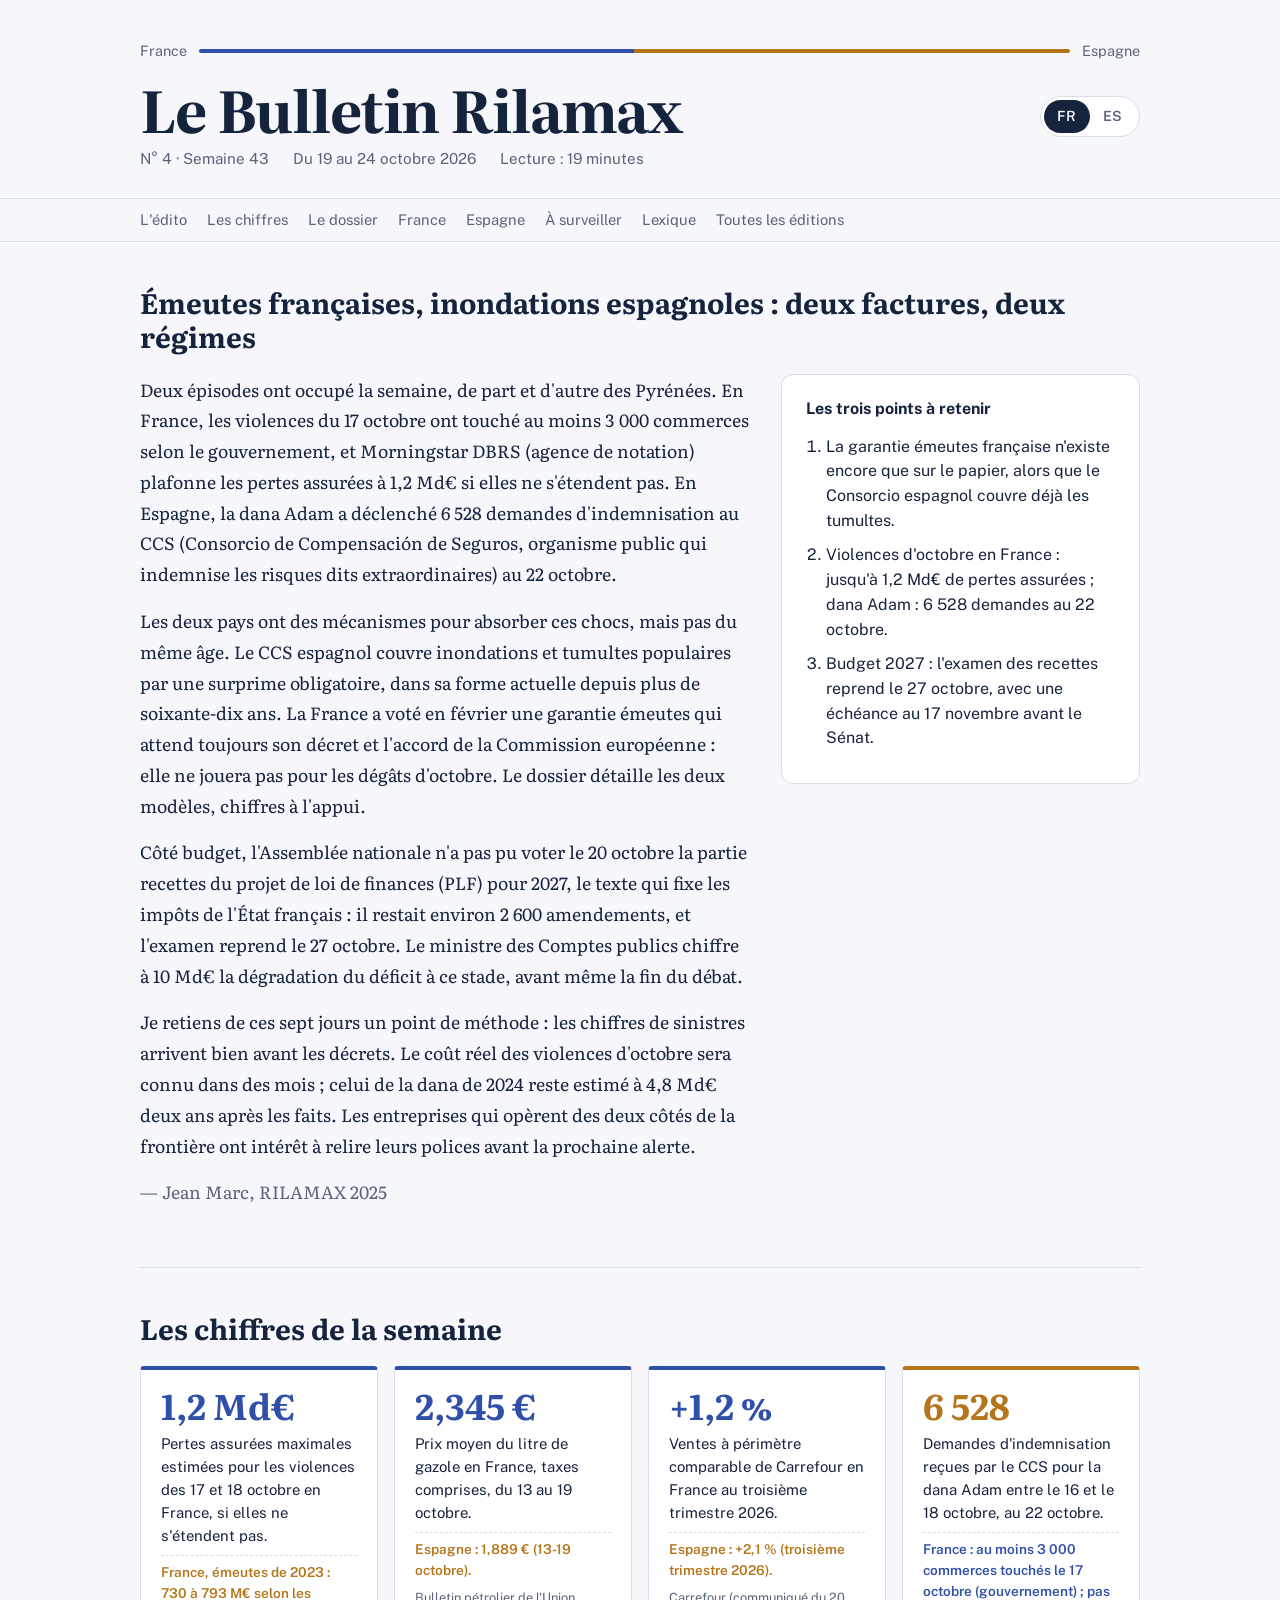
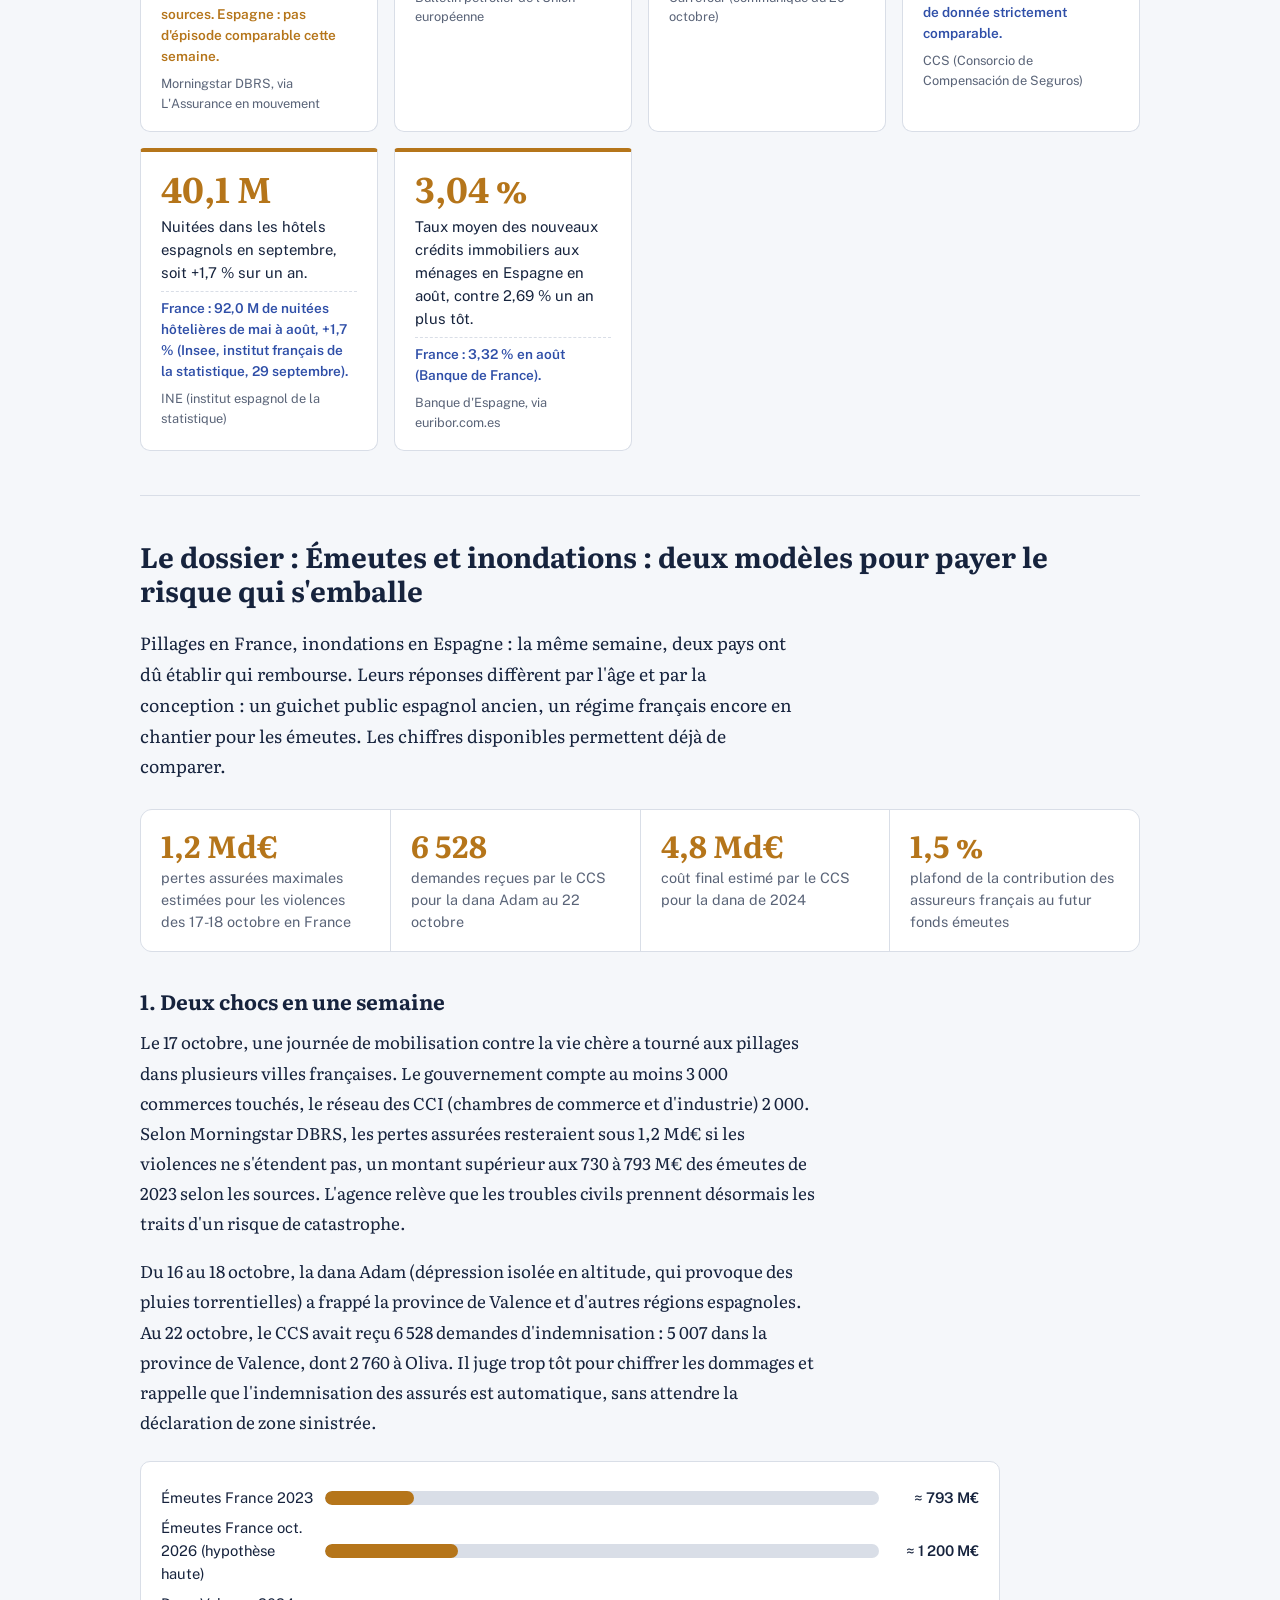
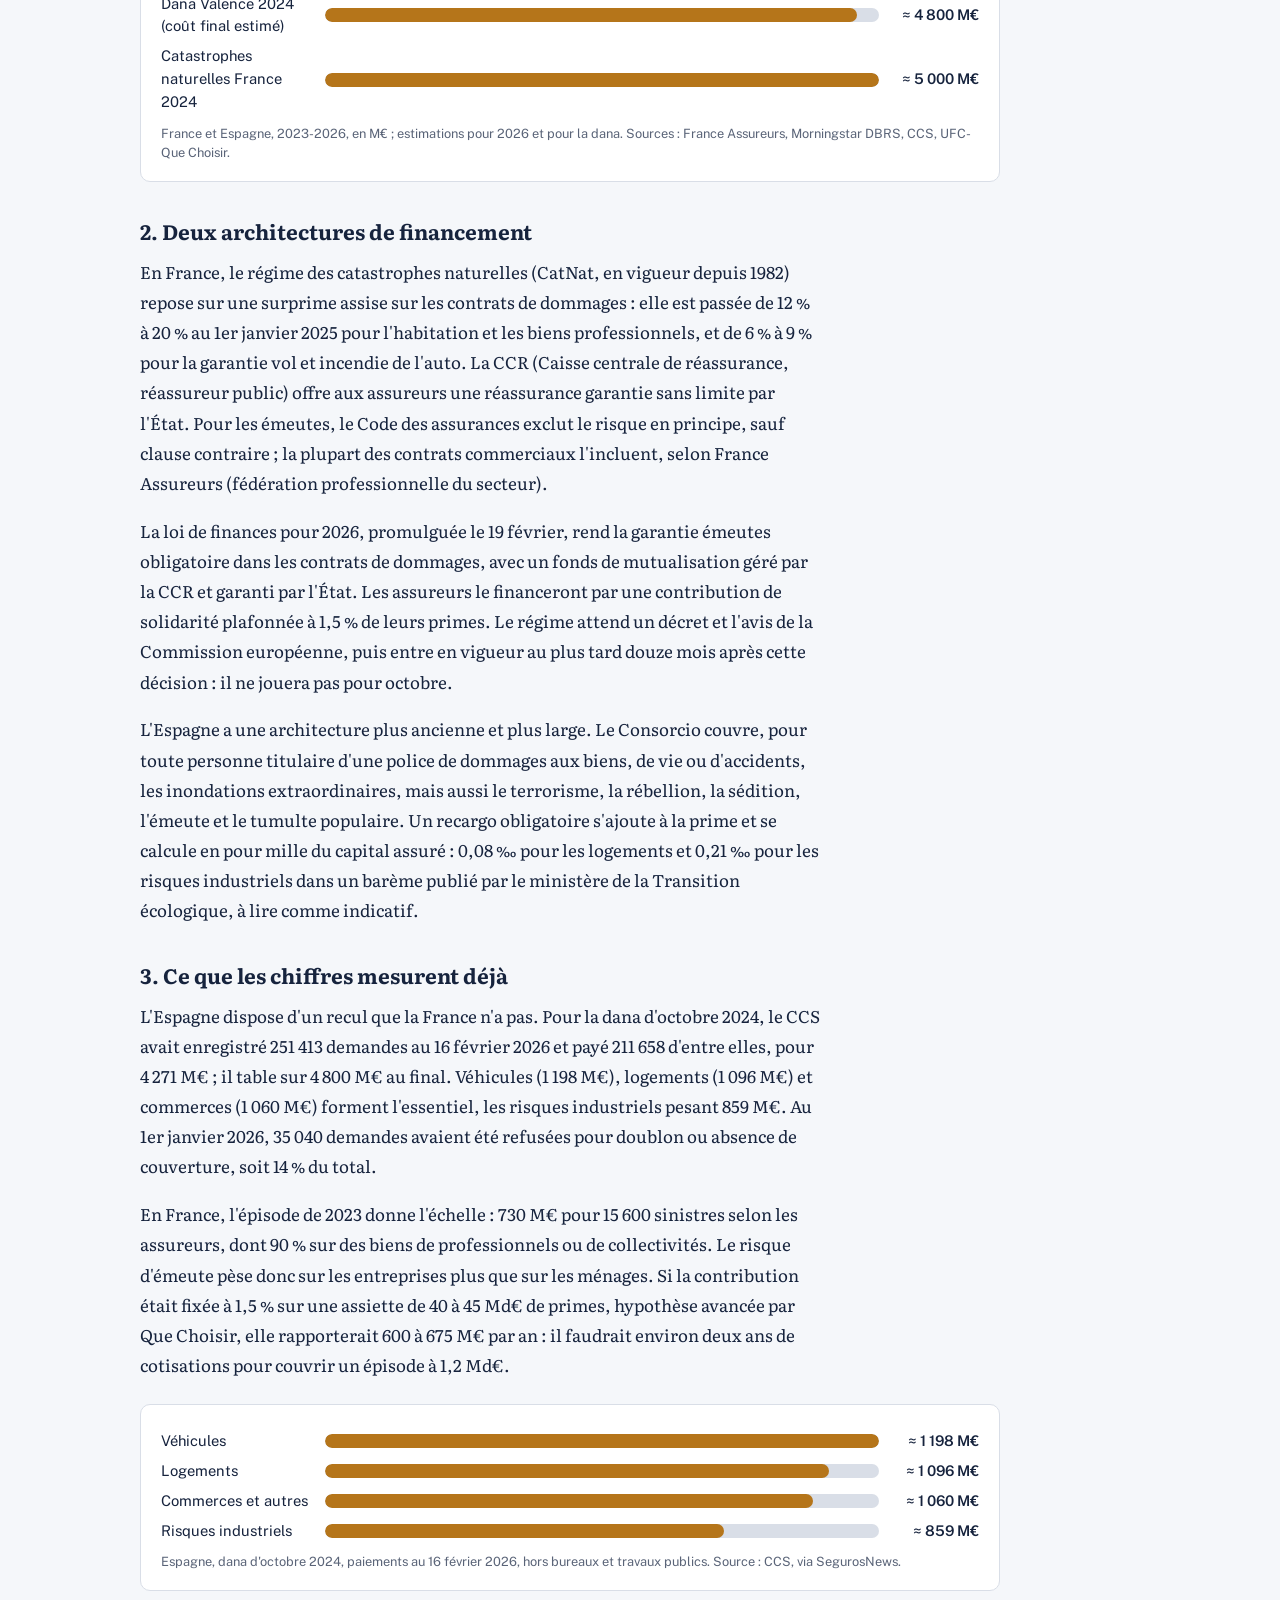
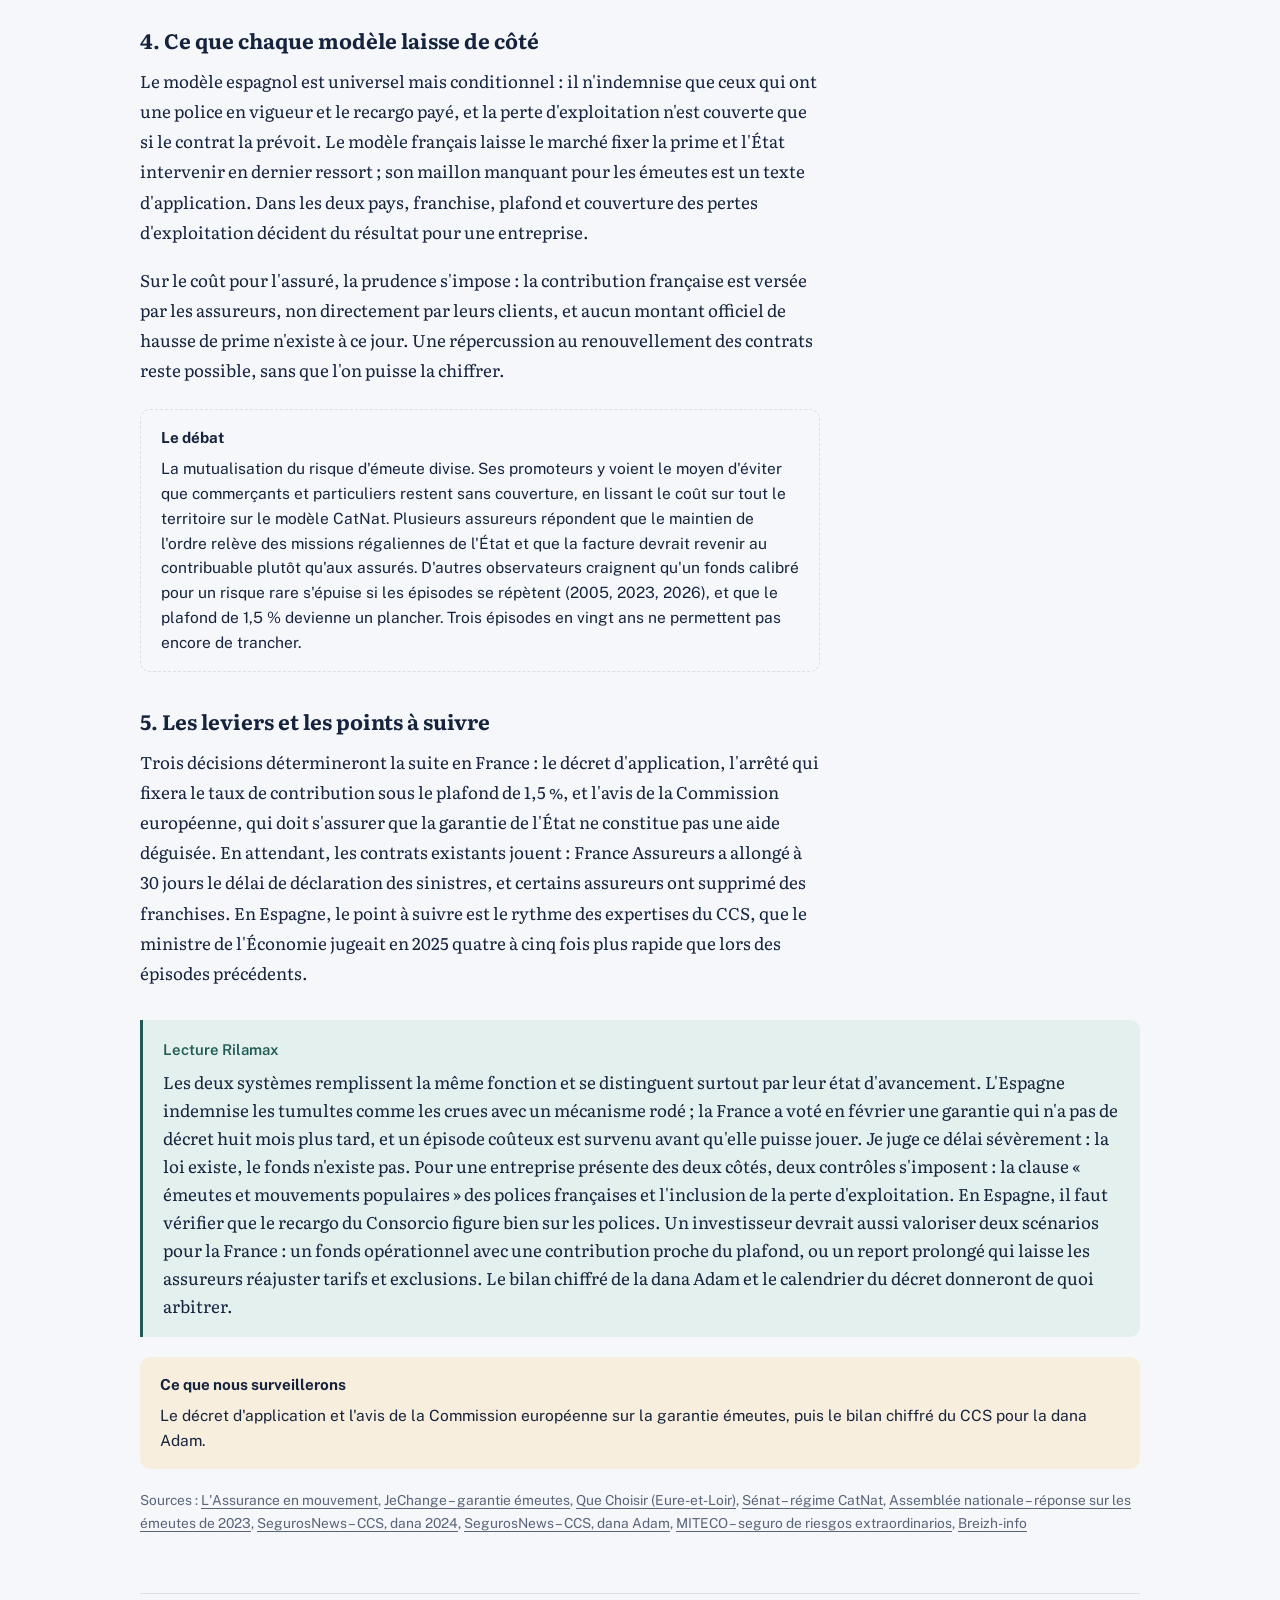
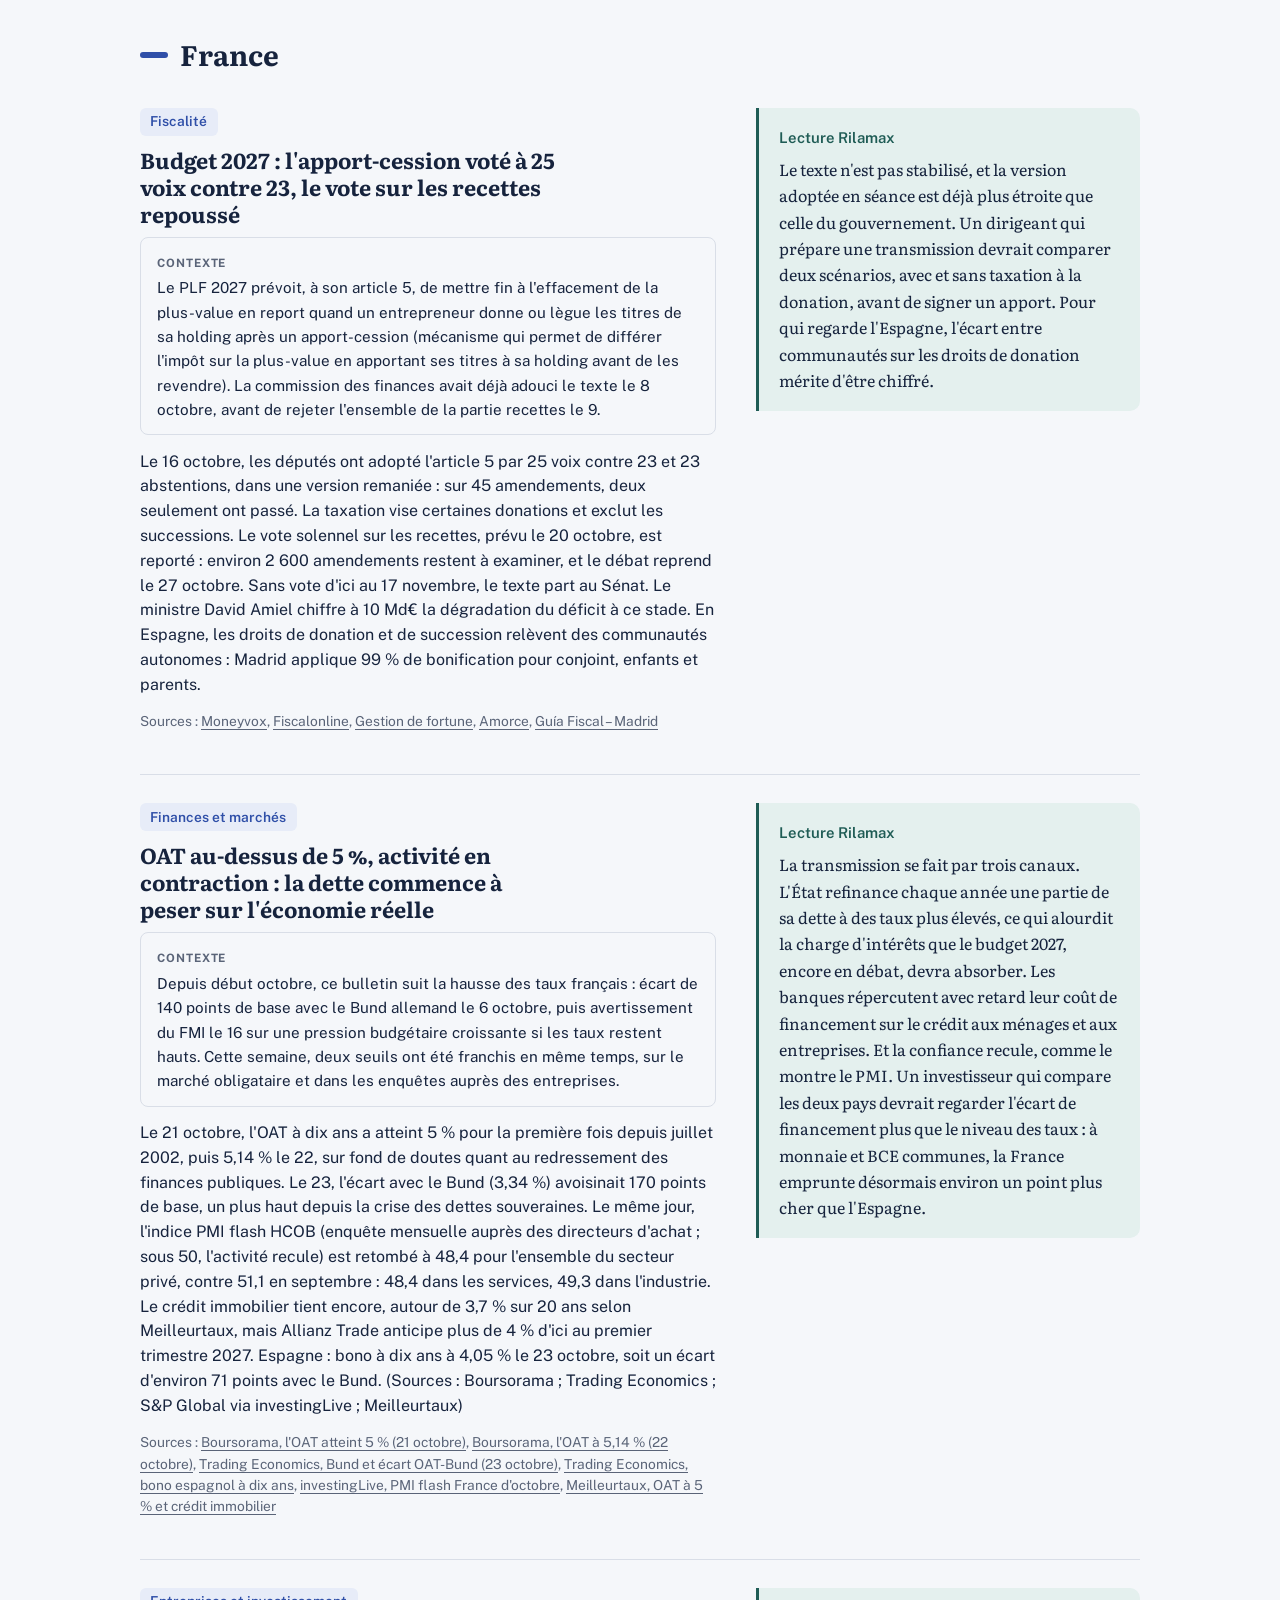
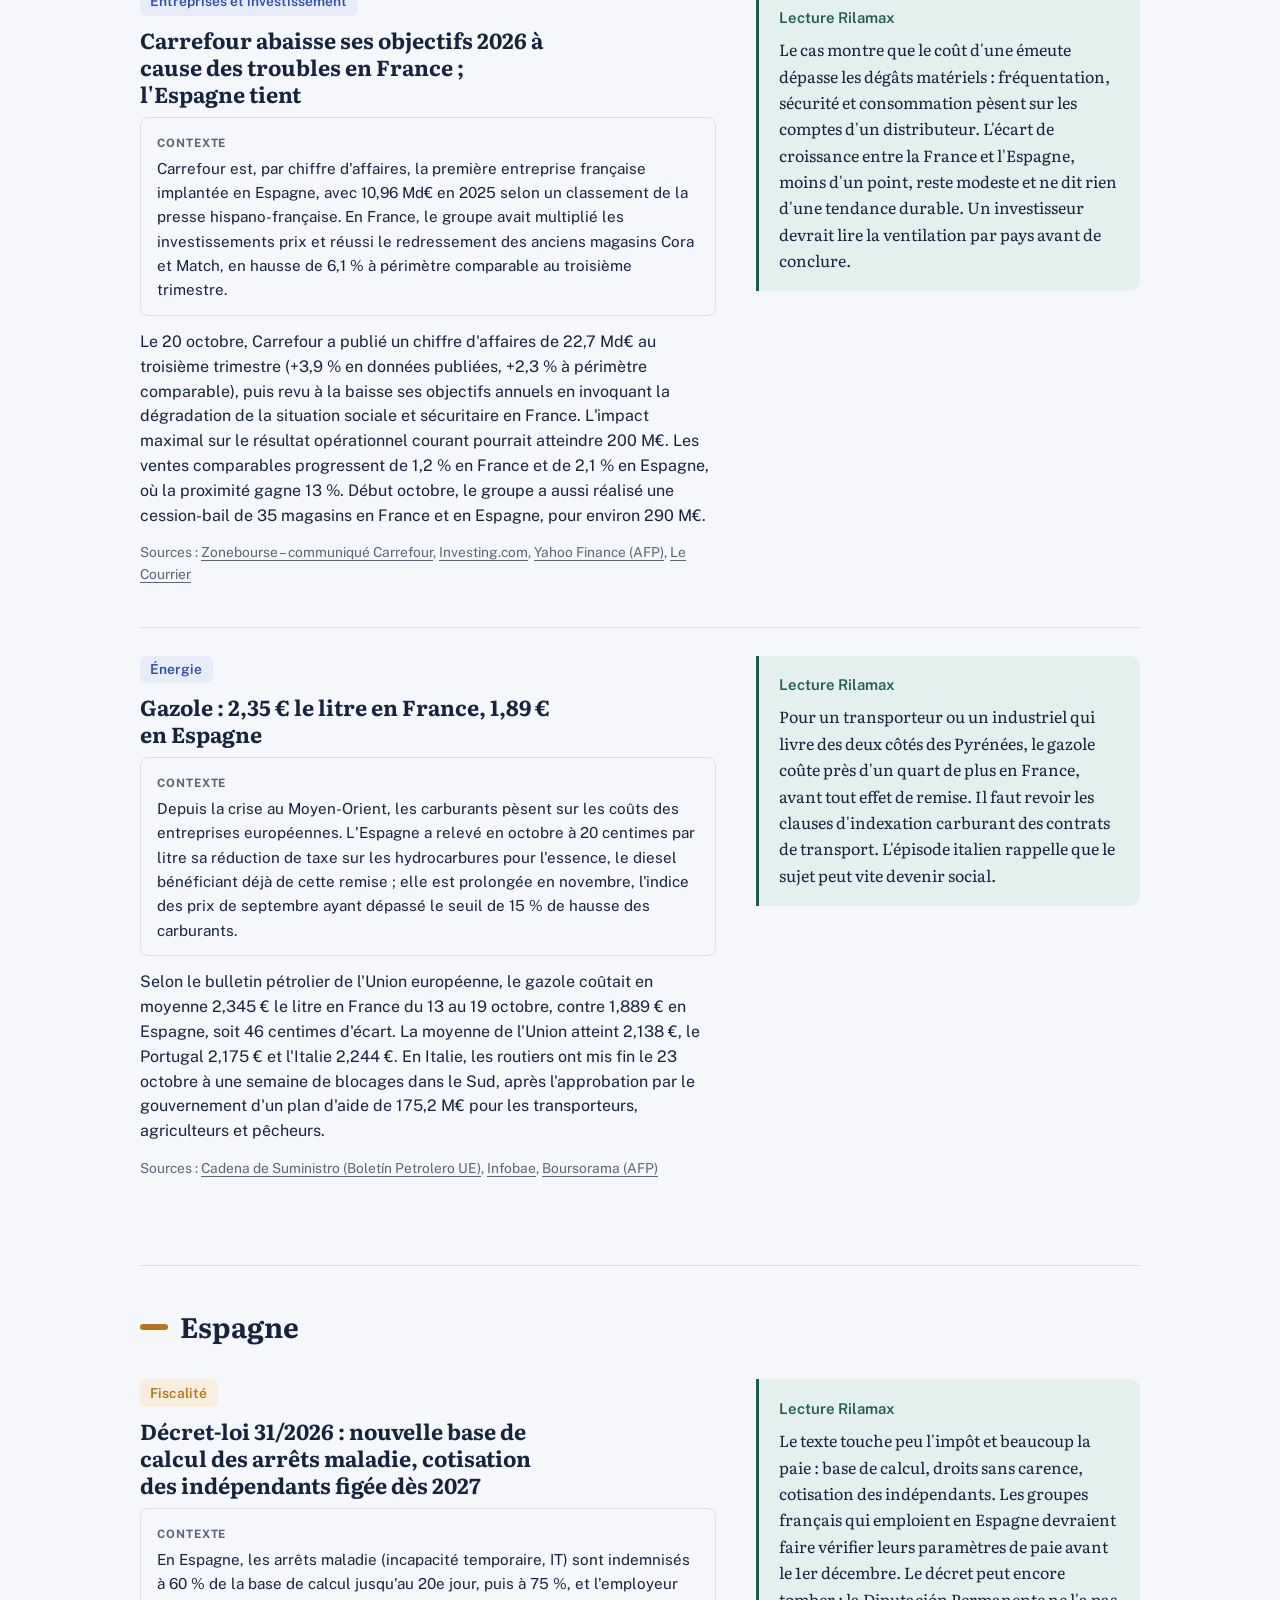
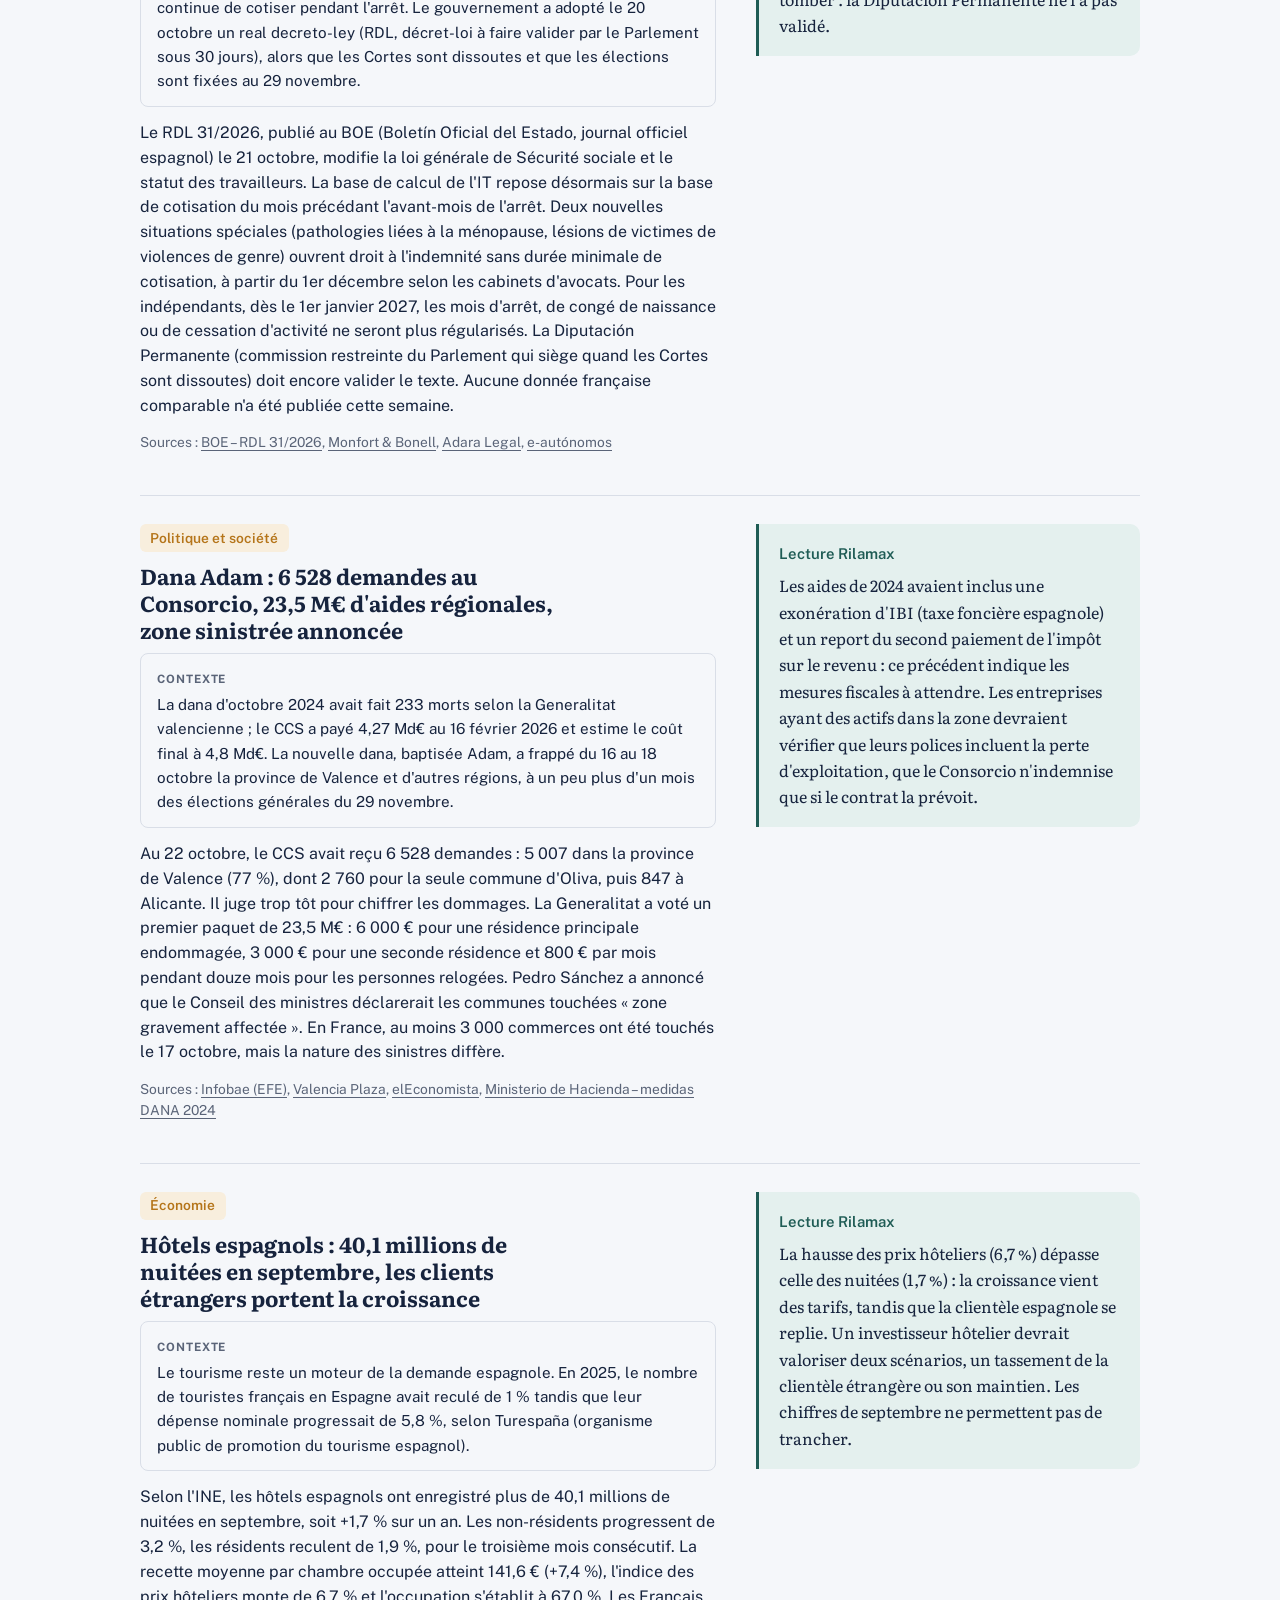
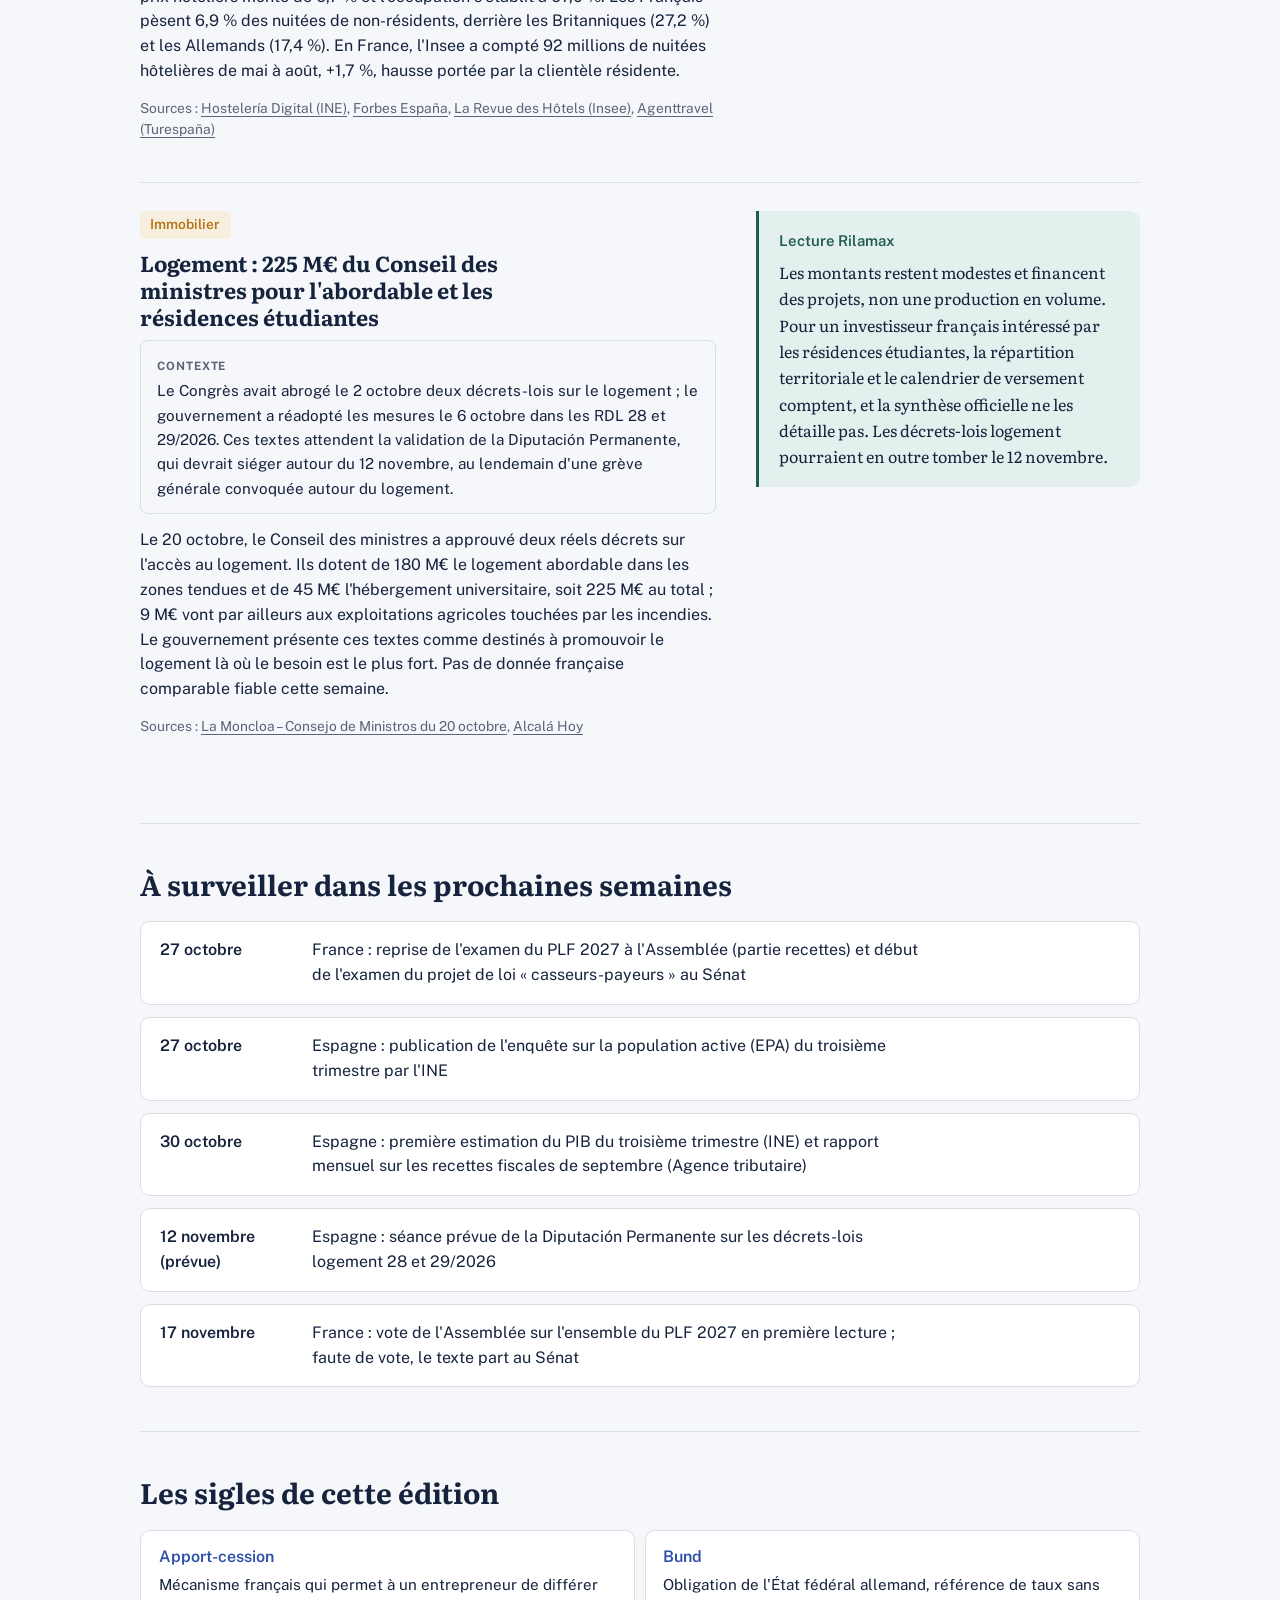
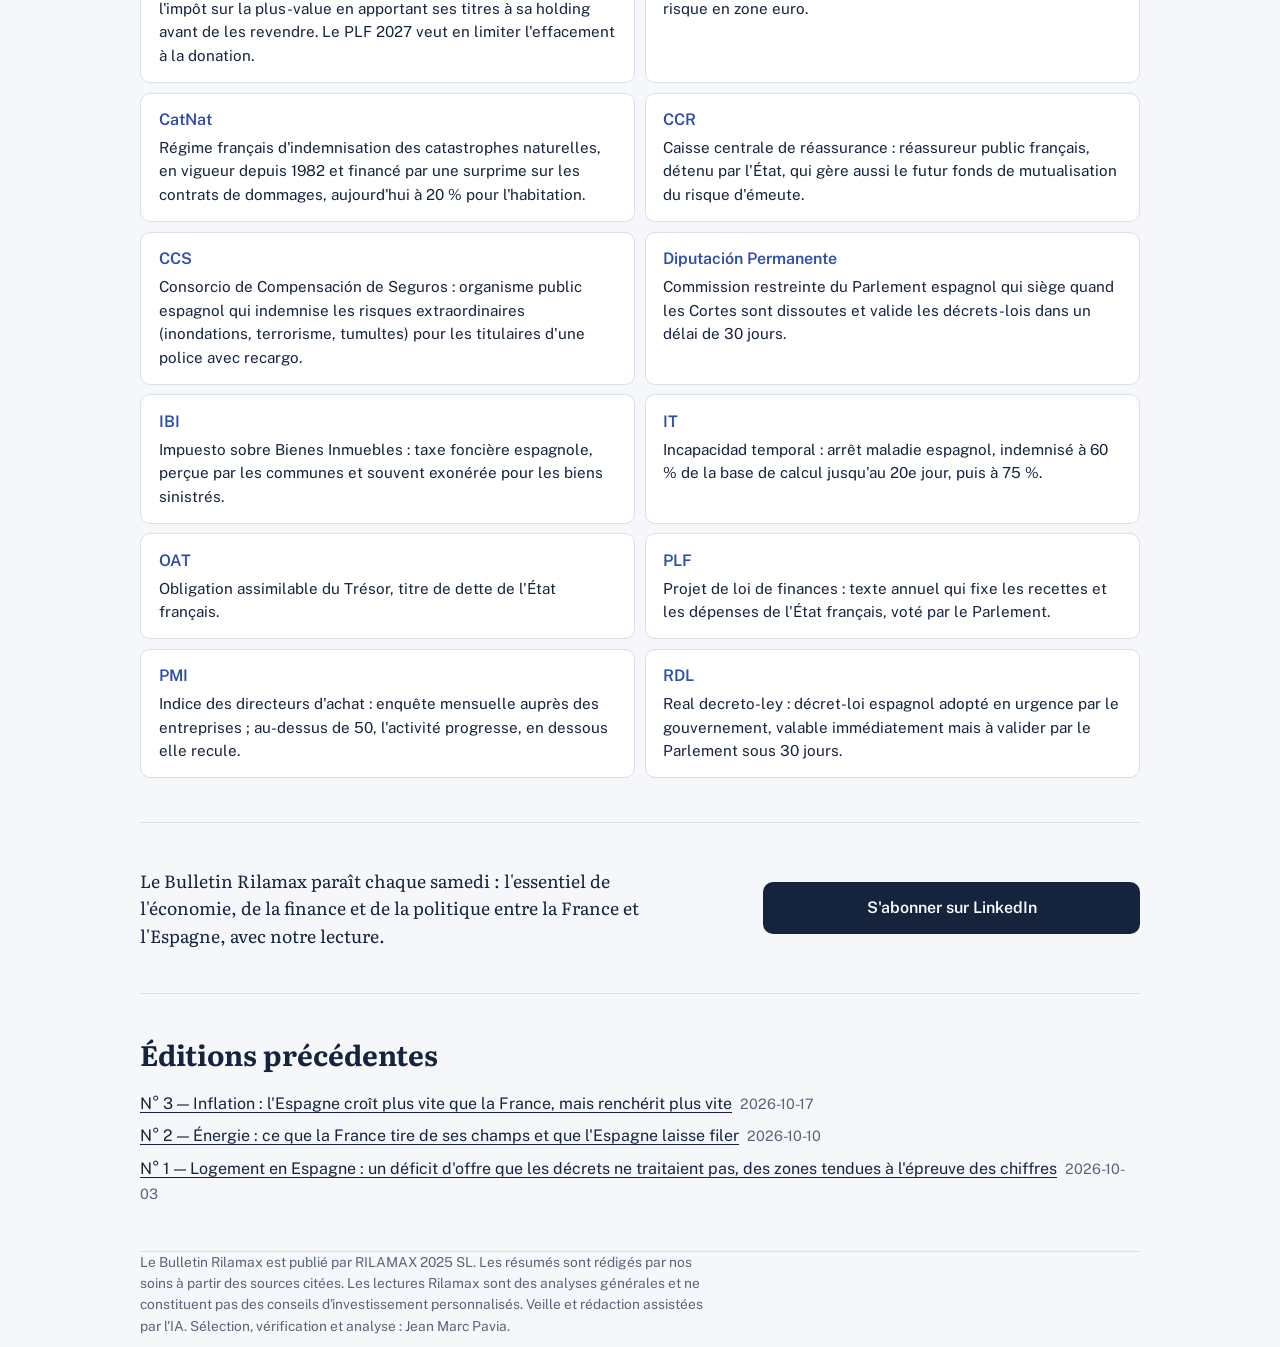
<file: site/ediciones/2026-10-24/index.html>
<!DOCTYPE html>
<html lang="fr">
<head>
<meta charset="utf-8">
<meta name="viewport" content="width=device-width, initial-scale=1, viewport-fit=cover">
<title>Le Bulletin Rilamax — N° 4</title>
<meta name="description" content="Émeutes et inondations : deux modèles pour payer le risque qui s&#39;emballe">
<meta property="og:type" content="article">
<meta property="og:site_name" content="Le Bulletin Rilamax">
<meta property="og:title" content="Le Bulletin Rilamax N° 4 · Émeutes et inondations : deux modèles pour payer le risque qui s&#39;emballe">
<meta property="og:description" content="Pillages en France, inondations en Espagne : la même semaine, deux pays ont dû établir qui rembourse. Leurs réponses diffèrent par l&#39;âge et par la conception : un guichet public espagnol ancien, un régime français encore en chantier pour les émeutes. Les chiffres disponibles permettent déjà de comparer.">
<meta property="og:image" content="https://bulletin.rilamax.com/portada.png">
<meta property="og:url" content="https://bulletin.rilamax.com/ediciones/2026-10-24/">
<meta name="twitter:card" content="summary_large_image">
<link rel="preconnect" href="https://fonts.googleapis.com">
<link rel="preconnect" href="https://fonts.gstatic.com" crossorigin>
<link href="https://fonts.googleapis.com/css2?family=Literata:opsz,wght@7..72,400;7..72,600;7..72,700&family=Public+Sans:wght@400;500;600&display=swap" rel="stylesheet">
<style>

:root{
  --paper:#F5F7FA; --surface:#FFFFFF; --ink:#16233D; --muted:#5A6478; --rule:#D9DEE7;
  --fr:#2F4FA8; --fr-soft:#E7ECF8; --es:#B5751A; --es-soft:#F8EEDD;
  --note:#1F5C55; --note-soft:#E4F0EE;
  box-sizing:border-box;
  padding-top:env(safe-area-inset-top,0px); padding-bottom:env(safe-area-inset-bottom,0px);
}
@media (prefers-color-scheme:dark){
  :root:not([data-theme="light"]){
    --paper:#121A2B; --surface:#1A2438; --ink:#E8ECF3; --muted:#A3ADC0; --rule:#2E3A52;
    --fr:#8FA8F0; --fr-soft:#22305A; --es:#E5AE5C; --es-soft:#3A2D18;
    --note:#7FCBC0; --note-soft:#173532;
  }
}
:root[data-theme="dark"]{
  --paper:#121A2B; --surface:#1A2438; --ink:#E8ECF3; --muted:#A3ADC0; --rule:#2E3A52;
  --fr:#8FA8F0; --fr-soft:#22305A; --es:#E5AE5C; --es-soft:#3A2D18;
  --note:#7FCBC0; --note-soft:#173532;
}
*,*::before,*::after{box-sizing:inherit}
html{scroll-padding-top:calc(env(safe-area-inset-top,0px) + 64px);scroll-behavior:smooth}
@media (prefers-reduced-motion:reduce){html{scroll-behavior:auto}}
body{margin:0;background:var(--paper);color:var(--ink);font-family:"Public Sans",system-ui,-apple-system,"Segoe UI",sans-serif;font-size:16px;line-height:1.55}
a{color:inherit}
a:focus-visible{outline:2px solid var(--fr);outline-offset:3px;border-radius:4px}
.wrap{max-width:1040px;margin:0 auto;padding:0 1.25rem}
.serif{font-family:"Literata",Georgia,serif}

/* Masthead */
.mast{padding:2.5rem 0 1.75rem}
.bridge{display:flex;align-items:center;gap:.75rem;color:var(--muted);font-size:.9rem}
.bridge .line{flex:1;height:4px;border-radius:2px;background:linear-gradient(90deg,var(--fr) 0 50%,var(--es) 50% 100%)}
h1{font-family:"Literata",Georgia,serif;font-weight:700;font-size:clamp(2.2rem,6vw,3.6rem);line-height:1.05;letter-spacing:-.02em;margin:1rem 0 .5rem}
.meta{display:flex;flex-wrap:wrap;gap:.4rem 1.5rem;color:var(--muted);font-size:.95rem}

/* Sommaire */
.toc{position:sticky;top:0;z-index:5;background:var(--paper);border-top:1px solid var(--rule);border-bottom:1px solid var(--rule)}
.toc ul{list-style:none;margin:0;padding:.6rem 0;display:flex;gap:1.25rem;overflow-x:auto;white-space:nowrap;font-size:.92rem}
.toc a{text-decoration:none;color:var(--muted)}
.toc a:hover{color:var(--ink)}

section{padding:2.75rem 0;border-bottom:1px solid var(--rule)}
h2{font-family:"Literata",Georgia,serif;font-size:1.75rem;line-height:1.2;margin:0 0 1.25rem}
.lede{color:var(--muted);margin:-.75rem 0 1.5rem;max-width:62ch}

/* Edito */
.edito{display:grid;grid-template-columns:1fr;gap:2rem}
@media(min-width:780px){.edito{grid-template-columns:1.7fr 1fr}}
.edito .body p{font-family:"Literata",Georgia,serif;font-size:1.1rem;line-height:1.75;margin:0 0 1rem;max-width:62ch}
.edito .sign{font-size:.92rem;color:var(--muted)}
.keys{background:var(--surface);border:1px solid var(--rule);border-radius:12px;padding:1.4rem 1.5rem;align-self:start}
.keys h3{margin:0 0 .8rem;font-size:1rem}
.keys ol{margin:0;padding-left:1.2rem}
.keys li{margin:0 0 .6rem}

/* Chiffres */
.figs{display:grid;grid-template-columns:repeat(auto-fit,minmax(220px,1fr));gap:1rem}
.fig{background:var(--surface);border:1px solid var(--rule);border-top:4px solid var(--c);border-radius:4px 4px 10px 10px;padding:1.1rem 1.25rem}
.fig.fr{--c:var(--fr)} .fig.es{--c:var(--es)}
.fig strong{display:block;font-family:"Literata",Georgia,serif;font-size:2.2rem;line-height:1.05;color:var(--c)}
.fig span{display:block;margin-top:.5rem;font-size:.93rem}
.fig small{display:block;margin-top:.4rem;color:var(--muted);font-size:.8rem}

/* Dossier */
.dossier .intro{font-family:"Literata",Georgia,serif;font-size:1.1rem;line-height:1.75;max-width:66ch;margin:0 0 1.75rem}
.cols{display:grid;grid-template-columns:1fr;gap:1rem;margin-bottom:1.5rem}
@media(min-width:780px){.cols{grid-template-columns:repeat(3,1fr)}}
.col{background:var(--surface);border:1px solid var(--rule);border-radius:10px;padding:1.2rem 1.3rem}
.col h3{margin:0 0 .6rem;font-size:1.02rem}
.col ul{margin:0;padding-left:1.1rem}
.col li{margin:0 0 .55rem;font-size:.95rem}

/* Items */
.country-head{display:flex;align-items:center;gap:.75rem;margin:0 0 .5rem}
.country-head .bar{width:28px;height:6px;border-radius:3px;background:var(--c)}
.country-head.fr{--c:var(--fr)} .country-head.es{--c:var(--es)}
.item{display:grid;grid-template-columns:1fr;gap:1rem 2.5rem;padding:1.75rem 0;border-top:1px solid var(--rule)}
.item:first-of-type{border-top:0}
@media(min-width:780px){.item{grid-template-columns:1.5fr 1fr}}
.tag{display:inline-flex;align-items:center;gap:.5rem;font-size:.86rem;font-weight:600;padding:.2rem .65rem;border-radius:6px}
.tag.fr{background:var(--fr-soft);color:var(--fr)}
.tag.es{background:var(--es-soft);color:var(--es)}
.item h3{font-family:"Literata",Georgia,serif;font-size:1.35rem;line-height:1.25;margin:.7rem 0 .55rem;max-width:32ch}
.item .sum{margin:0 0 .8rem;max-width:62ch}
.src{font-size:.86rem;color:var(--muted)}
.src a{color:var(--muted);text-underline-offset:3px}
.lecture{align-self:start;background:var(--note-soft);border-left:3px solid var(--note);border-radius:0 10px 10px 0;padding:1.1rem 1.25rem}
.lecture h4{margin:0 0 .45rem;font-size:.93rem;font-weight:600;color:var(--note)}
.lecture p{margin:0;font-family:"Literata",Georgia,serif;font-size:1rem;line-height:1.65}

/* Agenda */
.agenda{list-style:none;margin:0;padding:0;display:grid;gap:.75rem}
.agenda li{display:grid;grid-template-columns:8.5rem 1fr;gap:1rem;background:var(--surface);border:1px solid var(--rule);border-radius:10px;padding:1rem 1.2rem}
@media(max-width:560px){.agenda li{grid-template-columns:1fr;gap:.25rem}}
.agenda .when{font-weight:600}
.agenda .what{max-width:62ch}

/* CTA + footer */
.cta{display:grid;grid-template-columns:1fr;gap:1.25rem;align-items:center}
@media(min-width:780px){.cta{grid-template-columns:1.6fr 1fr}}
.cta p{font-family:"Literata",Georgia,serif;font-size:1.1rem;margin:0;max-width:56ch}
.btn{display:inline-block;text-align:center;text-decoration:none;font-weight:600;background:var(--ink);color:var(--paper);padding:.85rem 1.3rem;border-radius:10px}
footer{padding:2rem 0 3rem;color:var(--muted);font-size:.86rem}
footer p{max-width:72ch;margin:0 0 .6rem}


.titlerow{display:flex;align-items:flex-end;justify-content:space-between;gap:1rem;flex-wrap:wrap}
.langs{display:inline-flex;border:1px solid var(--rule);border-radius:999px;padding:3px;background:var(--surface);margin-bottom:.6rem}
.langs button{font:inherit;font-size:.88rem;font-weight:600;border:0;background:transparent;color:var(--muted);padding:.35rem .85rem;border-radius:999px;cursor:pointer}
.langs button[aria-pressed="true"]{background:var(--ink);color:var(--paper)}
.langs button:focus-visible{outline:2px solid var(--fr);outline-offset:2px}
.edition[hidden]{display:none}

.dfigs{display:grid;grid-template-columns:repeat(auto-fit,minmax(200px,1fr));gap:1px;background:var(--rule);border:1px solid var(--rule);border-radius:12px;overflow:hidden;margin:0 0 2.25rem}
.dfigs div{background:var(--surface);padding:1.1rem 1.25rem}
.dfigs strong{display:block;font-family:"Literata",Georgia,serif;font-size:1.9rem;line-height:1.1;color:var(--es)}
.dfigs span{display:block;margin-top:.35rem;font-size:.9rem;color:var(--muted)}
.longform{max-width:none}
.longform>h3,.longform>p,.longform>.debate{max-width:68ch}
.longform>figure{max-width:860px}
.longform h3{font-family:"Literata",Georgia,serif;font-size:1.3rem;line-height:1.3;margin:2.25rem 0 .75rem}
.longform h3:first-child{margin-top:0}
.longform p{font-family:"Literata",Georgia,serif;font-size:1.06rem;line-height:1.78;margin:0 0 1.1rem}
.chart{margin:1.5rem 0;padding:1.1rem 1.25rem;background:var(--surface);border:1px solid var(--rule);border-radius:10px}
.bar-row{display:grid;grid-template-columns:9.5rem 1fr 5.5rem;align-items:center;gap:.75rem;margin:.45rem 0;font-size:.92rem}
.bar-row .bar{display:block;height:14px;border-radius:7px;background:#D9DEE7;background:var(--rule);overflow:hidden}
.bar-row .fill{display:block;height:14px;width:0;border-radius:7px;background:#B5751A;background:var(--es)}
.bar-row .fill.c-muted{background:#5A6478;background:var(--muted)}
.bar-row .fill.c-fr{background:#2F4FA8;background:var(--fr)}
.bar-row .val{font-weight:600;text-align:right}
.chart figcaption{margin-top:.6rem;font-size:.8rem;color:var(--muted)}
@media(max-width:560px){.bar-row{grid-template-columns:1fr auto}.bar-row .bar{grid-column:1/-1;order:3}}
.debate{margin:1.5rem 0;padding:1rem 1.25rem;border:1px dashed var(--rule);border-radius:10px}
.debate h4,.watch h4{margin:0 0 .4rem;font-size:.95rem}
.debate p,.watch p{margin:0;font-size:.97rem;font-family:"Public Sans",system-ui,sans-serif;line-height:1.6}
.dossier .lecture{margin-top:2rem;max-width:none}
.dossier .lecture p{font-size:1.06rem}
.watch{margin:1.25rem 0;padding:1rem 1.25rem;background:var(--es-soft);border-radius:10px}
.dossier .src{margin-top:1rem;line-height:1.7}

.archive ul{list-style:none;margin:0;padding:0;display:grid;gap:.5rem}
.archive a{text-underline-offset:3px}
.archive li span{color:var(--muted);font-size:.9rem;margin-left:.5rem}
.bar-row .fill.w1{width:1%}.bar-row .fill.w2{width:2%}.bar-row .fill.w3{width:3%}.bar-row .fill.w4{width:4%}.bar-row .fill.w5{width:5%}.bar-row .fill.w6{width:6%}.bar-row .fill.w7{width:7%}.bar-row .fill.w8{width:8%}.bar-row .fill.w9{width:9%}.bar-row .fill.w10{width:10%}.bar-row .fill.w11{width:11%}.bar-row .fill.w12{width:12%}.bar-row .fill.w13{width:13%}.bar-row .fill.w14{width:14%}.bar-row .fill.w15{width:15%}.bar-row .fill.w16{width:16%}.bar-row .fill.w17{width:17%}.bar-row .fill.w18{width:18%}.bar-row .fill.w19{width:19%}.bar-row .fill.w20{width:20%}.bar-row .fill.w21{width:21%}.bar-row .fill.w22{width:22%}.bar-row .fill.w23{width:23%}.bar-row .fill.w24{width:24%}.bar-row .fill.w25{width:25%}.bar-row .fill.w26{width:26%}.bar-row .fill.w27{width:27%}.bar-row .fill.w28{width:28%}.bar-row .fill.w29{width:29%}.bar-row .fill.w30{width:30%}.bar-row .fill.w31{width:31%}.bar-row .fill.w32{width:32%}.bar-row .fill.w33{width:33%}.bar-row .fill.w34{width:34%}.bar-row .fill.w35{width:35%}.bar-row .fill.w36{width:36%}.bar-row .fill.w37{width:37%}.bar-row .fill.w38{width:38%}.bar-row .fill.w39{width:39%}.bar-row .fill.w40{width:40%}.bar-row .fill.w41{width:41%}.bar-row .fill.w42{width:42%}.bar-row .fill.w43{width:43%}.bar-row .fill.w44{width:44%}.bar-row .fill.w45{width:45%}.bar-row .fill.w46{width:46%}.bar-row .fill.w47{width:47%}.bar-row .fill.w48{width:48%}.bar-row .fill.w49{width:49%}.bar-row .fill.w50{width:50%}.bar-row .fill.w51{width:51%}.bar-row .fill.w52{width:52%}.bar-row .fill.w53{width:53%}.bar-row .fill.w54{width:54%}.bar-row .fill.w55{width:55%}.bar-row .fill.w56{width:56%}.bar-row .fill.w57{width:57%}.bar-row .fill.w58{width:58%}.bar-row .fill.w59{width:59%}.bar-row .fill.w60{width:60%}.bar-row .fill.w61{width:61%}.bar-row .fill.w62{width:62%}.bar-row .fill.w63{width:63%}.bar-row .fill.w64{width:64%}.bar-row .fill.w65{width:65%}.bar-row .fill.w66{width:66%}.bar-row .fill.w67{width:67%}.bar-row .fill.w68{width:68%}.bar-row .fill.w69{width:69%}.bar-row .fill.w70{width:70%}.bar-row .fill.w71{width:71%}.bar-row .fill.w72{width:72%}.bar-row .fill.w73{width:73%}.bar-row .fill.w74{width:74%}.bar-row .fill.w75{width:75%}.bar-row .fill.w76{width:76%}.bar-row .fill.w77{width:77%}.bar-row .fill.w78{width:78%}.bar-row .fill.w79{width:79%}.bar-row .fill.w80{width:80%}.bar-row .fill.w81{width:81%}.bar-row .fill.w82{width:82%}.bar-row .fill.w83{width:83%}.bar-row .fill.w84{width:84%}.bar-row .fill.w85{width:85%}.bar-row .fill.w86{width:86%}.bar-row .fill.w87{width:87%}.bar-row .fill.w88{width:88%}.bar-row .fill.w89{width:89%}.bar-row .fill.w90{width:90%}.bar-row .fill.w91{width:91%}.bar-row .fill.w92{width:92%}.bar-row .fill.w93{width:93%}.bar-row .fill.w94{width:94%}.bar-row .fill.w95{width:95%}.bar-row .fill.w96{width:96%}.bar-row .fill.w97{width:97%}.bar-row .fill.w98{width:98%}.bar-row .fill.w99{width:99%}.bar-row .fill.w100{width:100%}

.glossary{margin:0;display:grid;grid-template-columns:1fr;gap:.6rem}
@media(min-width:780px){.glossary{grid-template-columns:1fr 1fr}}
.glossary div{background:var(--surface);border:1px solid var(--rule);border-radius:10px;padding:.9rem 1.1rem}
.glossary dt{font-weight:600;color:var(--fr);margin:0 0 .2rem}
.glossary dd{margin:0;font-size:.95rem;line-height:1.55}

.chart-t{margin:0 0 .7rem;font-weight:600;font-size:.95rem}
.bar-row .fill{transition:width 1.1s cubic-bezier(.2,.7,.2,1)}
.chart.pre .bar-row .fill,.chart.pre .seg{width:0 !important}
.mix-row{display:grid;grid-template-columns:6.5rem 1fr;align-items:center;gap:.75rem;margin:.55rem 0;font-size:.92rem}
.mix-bar{display:flex;height:30px;border-radius:7px;overflow:hidden;background:var(--rule)}
.seg{display:flex;align-items:center;justify-content:center;height:100%;width:0;color:#fff;font-style:normal;font-size:.75rem;font-weight:600;position:relative;transition:width 1.2s cubic-bezier(.2,.7,.2,1);cursor:default;outline:none}
.seg i{font-style:normal;white-space:nowrap;overflow:hidden}
.seg:hover,.seg:focus{filter:brightness(1.12)}
.mix-legend{display:flex;flex-wrap:wrap;gap:.4rem 1rem;margin-top:.75rem;font-size:.82rem;color:var(--muted)}
.mix-legend b{display:inline-block;width:.8rem;height:.8rem;border-radius:3px;margin-right:.35rem;vertical-align:-1px}
.k-nuclear{background:#6C4AB6}.k-fosil{background:#5A6478}.k-eolica{background:#2F8F83}.k-solar{background:#D9A21B}.k-hidro{background:#2F4FA8}.k-biomasa{background:#7A9A3A}.k-otros{background:#A3ADC0}
.mix .chart.pre .seg{width:0}
.seg[class*=" w"]{flex:none}
.seg.w1{width:1%}.seg.w2{width:2%}.seg.w3{width:3%}.seg.w4{width:4%}.seg.w5{width:5%}.seg.w6{width:6%}.seg.w7{width:7%}.seg.w8{width:8%}.seg.w9{width:9%}.seg.w10{width:10%}.seg.w11{width:11%}.seg.w12{width:12%}.seg.w13{width:13%}.seg.w14{width:14%}.seg.w15{width:15%}.seg.w16{width:16%}.seg.w17{width:17%}.seg.w18{width:18%}.seg.w19{width:19%}.seg.w20{width:20%}.seg.w21{width:21%}.seg.w22{width:22%}.seg.w23{width:23%}.seg.w24{width:24%}.seg.w25{width:25%}.seg.w26{width:26%}.seg.w27{width:27%}.seg.w28{width:28%}.seg.w29{width:29%}.seg.w30{width:30%}.seg.w31{width:31%}.seg.w32{width:32%}.seg.w33{width:33%}.seg.w34{width:34%}.seg.w35{width:35%}.seg.w36{width:36%}.seg.w37{width:37%}.seg.w38{width:38%}.seg.w39{width:39%}.seg.w40{width:40%}.seg.w41{width:41%}.seg.w42{width:42%}.seg.w43{width:43%}.seg.w44{width:44%}.seg.w45{width:45%}.seg.w46{width:46%}.seg.w47{width:47%}.seg.w48{width:48%}.seg.w49{width:49%}.seg.w50{width:50%}.seg.w51{width:51%}.seg.w52{width:52%}.seg.w53{width:53%}.seg.w54{width:54%}.seg.w55{width:55%}.seg.w56{width:56%}.seg.w57{width:57%}.seg.w58{width:58%}.seg.w59{width:59%}.seg.w60{width:60%}.seg.w61{width:61%}.seg.w62{width:62%}.seg.w63{width:63%}.seg.w64{width:64%}.seg.w65{width:65%}.seg.w66{width:66%}.seg.w67{width:67%}.seg.w68{width:68%}.seg.w69{width:69%}.seg.w70{width:70%}.seg.w71{width:71%}.seg.w72{width:72%}.seg.w73{width:73%}.seg.w74{width:74%}.seg.w75{width:75%}.seg.w76{width:76%}.seg.w77{width:77%}.seg.w78{width:78%}.seg.w79{width:79%}.seg.w80{width:80%}.seg.w81{width:81%}.seg.w82{width:82%}.seg.w83{width:83%}.seg.w84{width:84%}.seg.w85{width:85%}.seg.w86{width:86%}.seg.w87{width:87%}.seg.w88{width:88%}.seg.w89{width:89%}.seg.w90{width:90%}.seg.w91{width:91%}.seg.w92{width:92%}.seg.w93{width:93%}.seg.w94{width:94%}.seg.w95{width:95%}.seg.w96{width:96%}.seg.w97{width:97%}.seg.w98{width:98%}.seg.w99{width:99%}.seg.w100{width:100%}

.seg{cursor:pointer}
.seg.on{filter:brightness(1.18);box-shadow:inset 0 0 0 2px rgba(255,255,255,.85)}
.mix-info{margin:.7rem 0 0;padding:.5rem .75rem;border-radius:8px;background:var(--paper);font-size:.88rem;color:var(--muted);min-height:1.2em}
.mix-info.act{color:var(--ink);font-weight:600;background:var(--fr-soft)}
.cite{font-family:"Public Sans",system-ui,sans-serif;font-size:.78rem;color:var(--muted);white-space:normal}
.cite a{color:var(--muted);text-underline-offset:2px}
.illus{margin:1.6rem 0;padding:1.1rem 1.25rem;background:var(--surface);border:1px solid var(--rule);border-radius:10px}
.illus figcaption,.cmp figcaption{margin-top:.6rem;font-size:.8rem;color:var(--muted);font-family:"Public Sans",system-ui,sans-serif}
.cmp{margin:1.75rem 0;padding:1.1rem 1.25rem;background:var(--surface);border:1px solid var(--rule);border-radius:10px;max-width:none}
.cmp-wrap{overflow-x:auto}
.cmp table{width:100%;border-collapse:collapse;font-size:.88rem;font-family:"Public Sans",system-ui,sans-serif;min-width:560px}
.cmp th,.cmp td{text-align:left;padding:.55rem .6rem;border-bottom:1px solid var(--rule);vertical-align:top}
.cmp thead th{font-weight:600;color:var(--muted);font-size:.8rem;text-transform:uppercase;letter-spacing:.03em}
.cmp thead th:nth-child(2){color:var(--fr)}.cmp thead th:nth-child(3){color:var(--es)}
.cmp tbody th{font-weight:600}
.cmp td{white-space:nowrap}
.cmp td.src-cell{white-space:normal}
.cmp td.src-cell .cite{font-size:.75rem}
.longform .cmp,.longform .illus{max-width:none}

.mix-info{font-family:"Public Sans",system-ui,sans-serif !important;font-size:.88rem !important;line-height:1.5 !important}
.cmp td.src-cell{min-width:9rem}

.lecture p+p{margin-top:.8rem}

.ctx{margin:.2rem 0 .9rem;padding:.75rem 1rem;background:var(--paper);border:1px solid var(--rule);border-radius:8px;max-width:62ch}
.ctx-l{display:inline-block;font-size:.72rem;font-weight:700;letter-spacing:.08em;text-transform:uppercase;color:var(--muted);margin-bottom:.25rem}
.ctx p{margin:0;font-size:.95rem;line-height:1.6}
.fig .cmp-o{display:block;margin-top:.45rem;font-style:normal;font-size:.85rem;font-weight:600;padding-top:.4rem;border-top:1px dashed var(--rule)}
.fig .cmp-o.fr{color:var(--fr)}.fig .cmp-o.es{color:var(--es)}

</style>
</head>
<body>















<div class="edition" data-lang="fr" lang="fr">
<header class="mast">
  <div class="wrap">
    <div class="bridge"><span>France</span><span class="line" aria-hidden="true"></span><span>Espagne</span></div>
    <div class="titlerow">
      <h1>Le Bulletin Rilamax</h1>
      <div class="langs" role="group" aria-label="Langue"><button type="button" data-set="fr" aria-pressed="true">FR</button><button type="button" data-set="es" aria-pressed="false">ES</button></div>
    </div>
    <div class="meta"><span>N° 4 · Semaine 43</span><span>Du 19 au 24 octobre 2026</span><span>Lecture : 19 minutes</span></div>
  </div>
</header>

<nav class="toc" aria-label="Sommaire">
  <div class="wrap"><ul>
    <li><a href="#fr-edito">L&#39;édito</a></li>
    <li><a href="#fr-cifras">Les chiffres</a></li>
    <li><a href="#fr-dossier">Le dossier</a></li>
    <li><a href="#fr-fr">France</a></li>
    <li><a href="#fr-es">Espagne</a></li>
    <li><a href="#fr-agenda">À surveiller</a></li>
    <li><a href="#fr-glosario">Lexique</a></li>
    <li><a href="/archivo/?lang=fr">Toutes les éditions</a></li>
  </ul></div>
</nav>

<main class="wrap">
  <section id="fr-edito">
    <h2>Émeutes françaises, inondations espagnoles : deux factures, deux régimes</h2>
    <div class="edito">
      <div class="body">
        <p>Deux épisodes ont occupé la semaine, de part et d&#39;autre des Pyrénées. En France, les violences du 17 octobre ont touché au moins 3 000 commerces selon le gouvernement, et Morningstar DBRS (agence de notation) plafonne les pertes assurées à 1,2 Md€ si elles ne s&#39;étendent pas. En Espagne, la dana Adam a déclenché 6 528 demandes d&#39;indemnisation au CCS (Consorcio de Compensación de Seguros, organisme public qui indemnise les risques dits extraordinaires) au 22 octobre.</p><p>Les deux pays ont des mécanismes pour absorber ces chocs, mais pas du même âge. Le CCS espagnol couvre inondations et tumultes populaires par une surprime obligatoire, dans sa forme actuelle depuis plus de soixante-dix ans. La France a voté en février une garantie émeutes qui attend toujours son décret et l&#39;accord de la Commission européenne : elle ne jouera pas pour les dégâts d&#39;octobre. Le dossier détaille les deux modèles, chiffres à l&#39;appui.</p><p>Côté budget, l&#39;Assemblée nationale n&#39;a pas pu voter le 20 octobre la partie recettes du projet de loi de finances (PLF) pour 2027, le texte qui fixe les impôts de l&#39;État français : il restait environ 2 600 amendements, et l&#39;examen reprend le 27 octobre. Le ministre des Comptes publics chiffre à 10 Md€ la dégradation du déficit à ce stade, avant même la fin du débat.</p><p>Je retiens de ces sept jours un point de méthode : les chiffres de sinistres arrivent bien avant les décrets. Le coût réel des violences d&#39;octobre sera connu dans des mois ; celui de la dana de 2024 reste estimé à 4,8 Md€ deux ans après les faits. Les entreprises qui opèrent des deux côtés de la frontière ont intérêt à relire leurs polices avant la prochaine alerte.</p>
        <p class="sign">— Jean Marc, RILAMAX 2025</p>
      </div>
      <aside class="keys">
        <h3>Les trois points à retenir</h3>
        <ol><li>La garantie émeutes française n&#39;existe encore que sur le papier, alors que le Consorcio espagnol couvre déjà les tumultes.</li><li>Violences d&#39;octobre en France : jusqu&#39;à 1,2 Md€ de pertes assurées ; dana Adam : 6 528 demandes au 22 octobre.</li><li>Budget 2027 : l&#39;examen des recettes reprend le 27 octobre, avec une échéance au 17 novembre avant le Sénat.</li></ol>
      </aside>
    </div>
  </section>

  <section id="fr-cifras">
    <h2>Les chiffres de la semaine</h2>
    <div class="figs">
      <div class="fig fr"><strong>1,2 Md€</strong><span>Pertes assurées maximales estimées pour les violences des 17 et 18 octobre en France, si elles ne s&#39;étendent pas.</span><em class="cmp-o es">France, émeutes de 2023 : 730 à 793 M€ selon les sources. Espagne : pas d&#39;épisode comparable cette semaine.</em><small>Morningstar DBRS, via L&#39;Assurance en mouvement</small></div><div class="fig fr"><strong>2,345 €</strong><span>Prix moyen du litre de gazole en France, taxes comprises, du 13 au 19 octobre.</span><em class="cmp-o es">Espagne : 1,889 € (13-19 octobre).</em><small>Bulletin pétrolier de l&#39;Union européenne</small></div><div class="fig fr"><strong>+1,2 %</strong><span>Ventes à périmètre comparable de Carrefour en France au troisième trimestre 2026.</span><em class="cmp-o es">Espagne : +2,1 % (troisième trimestre 2026).</em><small>Carrefour (communiqué du 20 octobre)</small></div><div class="fig es"><strong>6 528</strong><span>Demandes d&#39;indemnisation reçues par le CCS pour la dana Adam entre le 16 et le 18 octobre, au 22 octobre.</span><em class="cmp-o fr">France : au moins 3 000 commerces touchés le 17 octobre (gouvernement) ; pas de donnée strictement comparable.</em><small>CCS (Consorcio de Compensación de Seguros)</small></div><div class="fig es"><strong>40,1 M</strong><span>Nuitées dans les hôtels espagnols en septembre, soit +1,7 % sur un an.</span><em class="cmp-o fr">France : 92,0 M de nuitées hôtelières de mai à août, +1,7 % (Insee, institut français de la statistique, 29 septembre).</em><small>INE (institut espagnol de la statistique)</small></div><div class="fig es"><strong>3,04 %</strong><span>Taux moyen des nouveaux crédits immobiliers aux ménages en Espagne en août, contre 2,69 % un an plus tôt.</span><em class="cmp-o fr">France : 3,32 % en août (Banque de France).</em><small>Banque d&#39;Espagne, via euribor.com.es</small></div>
    </div>
  </section>

  
  <section id="fr-dossier" class="dossier">
    <h2>Le dossier : Émeutes et inondations : deux modèles pour payer le risque qui s&#39;emballe</h2>
    <p class="intro">Pillages en France, inondations en Espagne : la même semaine, deux pays ont dû établir qui rembourse. Leurs réponses diffèrent par l&#39;âge et par la conception : un guichet public espagnol ancien, un régime français encore en chantier pour les émeutes. Les chiffres disponibles permettent déjà de comparer.</p>
    <div class="dfigs"><div><strong>1,2 Md€</strong><span>pertes assurées maximales estimées pour les violences des 17-18 octobre en France</span></div><div><strong>6 528</strong><span>demandes reçues par le CCS pour la dana Adam au 22 octobre</span></div><div><strong>4,8 Md€</strong><span>coût final estimé par le CCS pour la dana de 2024</span></div><div><strong>1,5 %</strong><span>plafond de la contribution des assureurs français au futur fonds émeutes</span></div></div>
    <div class="longform">
      
        
        <h3>1. Deux chocs en une semaine</h3>
        <p>Le 17 octobre, une journée de mobilisation contre la vie chère a tourné aux pillages dans plusieurs villes françaises. Le gouvernement compte au moins 3 000 commerces touchés, le réseau des CCI (chambres de commerce et d&#39;industrie) 2 000. Selon Morningstar DBRS, les pertes assurées resteraient sous 1,2 Md€ si les violences ne s&#39;étendent pas, un montant supérieur aux 730 à 793 M€ des émeutes de 2023 selon les sources. L&#39;agence relève que les troubles civils prennent désormais les traits d&#39;un risque de catastrophe.</p><p>Du 16 au 18 octobre, la dana Adam (dépression isolée en altitude, qui provoque des pluies torrentielles) a frappé la province de Valence et d&#39;autres régions espagnoles. Au 22 octobre, le CCS avait reçu 6 528 demandes d&#39;indemnisation : 5 007 dans la province de Valence, dont 2 760 à Oliva. Il juge trop tôt pour chiffrer les dommages et rappelle que l&#39;indemnisation des assurés est automatique, sans attendre la déclaration de zone sinistrée.</p>
        
<figure class="chart" aria-label="Pertes assurées de quelques épisodes récents, en millions d&#39;euros">
  
  <div class="bar-row"><span class="lbl">Émeutes France 2023</span><span class="bar"><span class="fill w16 c-es"></span></span><span class="val">≈ 793 M€</span></div><div class="bar-row"><span class="lbl">Émeutes France oct. 2026 (hypothèse haute)</span><span class="bar"><span class="fill w24 c-es"></span></span><span class="val">≈ 1 200 M€</span></div><div class="bar-row"><span class="lbl">Dana Valence 2024 (coût final estimé)</span><span class="bar"><span class="fill w96 c-es"></span></span><span class="val">≈ 4 800 M€</span></div><div class="bar-row"><span class="lbl">Catastrophes naturelles France 2024</span><span class="bar"><span class="fill w100 c-es"></span></span><span class="val">≈ 5 000 M€</span></div>
  <figcaption>France et Espagne, 2023-2026, en M€ ; estimations pour 2026 et pour la dana. Sources : France Assureurs, Morningstar DBRS, CCS, UFC-Que Choisir.</figcaption>
</figure>

        
        
      
        
        <h3>2. Deux architectures de financement</h3>
        <p>En France, le régime des catastrophes naturelles (CatNat, en vigueur depuis 1982) repose sur une surprime assise sur les contrats de dommages : elle est passée de 12 % à 20 % au 1er janvier 2025 pour l&#39;habitation et les biens professionnels, et de 6 % à 9 % pour la garantie vol et incendie de l&#39;auto. La CCR (Caisse centrale de réassurance, réassureur public) offre aux assureurs une réassurance garantie sans limite par l&#39;État. Pour les émeutes, le Code des assurances exclut le risque en principe, sauf clause contraire ; la plupart des contrats commerciaux l&#39;incluent, selon France Assureurs (fédération professionnelle du secteur).</p><p>La loi de finances pour 2026, promulguée le 19 février, rend la garantie émeutes obligatoire dans les contrats de dommages, avec un fonds de mutualisation géré par la CCR et garanti par l&#39;État. Les assureurs le financeront par une contribution de solidarité plafonnée à 1,5 % de leurs primes. Le régime attend un décret et l&#39;avis de la Commission européenne, puis entre en vigueur au plus tard douze mois après cette décision : il ne jouera pas pour octobre.</p><p>L&#39;Espagne a une architecture plus ancienne et plus large. Le Consorcio couvre, pour toute personne titulaire d&#39;une police de dommages aux biens, de vie ou d&#39;accidents, les inondations extraordinaires, mais aussi le terrorisme, la rébellion, la sédition, l&#39;émeute et le tumulte populaire. Un recargo obligatoire s&#39;ajoute à la prime et se calcule en pour mille du capital assuré : 0,08 ‰ pour les logements et 0,21 ‰ pour les risques industriels dans un barème publié par le ministère de la Transition écologique, à lire comme indicatif.</p>
        
        
        
      
        
        <h3>3. Ce que les chiffres mesurent déjà</h3>
        <p>L&#39;Espagne dispose d&#39;un recul que la France n&#39;a pas. Pour la dana d&#39;octobre 2024, le CCS avait enregistré 251 413 demandes au 16 février 2026 et payé 211 658 d&#39;entre elles, pour 4 271 M€ ; il table sur 4 800 M€ au final. Véhicules (1 198 M€), logements (1 096 M€) et commerces (1 060 M€) forment l&#39;essentiel, les risques industriels pesant 859 M€. Au 1er janvier 2026, 35 040 demandes avaient été refusées pour doublon ou absence de couverture, soit 14 % du total.</p><p>En France, l&#39;épisode de 2023 donne l&#39;échelle : 730 M€ pour 15 600 sinistres selon les assureurs, dont 90 % sur des biens de professionnels ou de collectivités. Le risque d&#39;émeute pèse donc sur les entreprises plus que sur les ménages. Si la contribution était fixée à 1,5 % sur une assiette de 40 à 45 Md€ de primes, hypothèse avancée par Que Choisir, elle rapporterait 600 à 675 M€ par an : il faudrait environ deux ans de cotisations pour couvrir un épisode à 1,2 Md€.</p>
        
<figure class="chart" aria-label="Paiements du CCS par classe de risque pour la dana de 2024, en millions d&#39;euros">
  
  <div class="bar-row"><span class="lbl">Véhicules</span><span class="bar"><span class="fill w100 c-es"></span></span><span class="val">≈ 1 198 M€</span></div><div class="bar-row"><span class="lbl">Logements</span><span class="bar"><span class="fill w91 c-es"></span></span><span class="val">≈ 1 096 M€</span></div><div class="bar-row"><span class="lbl">Commerces et autres</span><span class="bar"><span class="fill w88 c-es"></span></span><span class="val">≈ 1 060 M€</span></div><div class="bar-row"><span class="lbl">Risques industriels</span><span class="bar"><span class="fill w72 c-es"></span></span><span class="val">≈ 859 M€</span></div>
  <figcaption>Espagne, dana d&#39;octobre 2024, paiements au 16 février 2026, hors bureaux et travaux publics. Source : CCS, via SegurosNews.</figcaption>
</figure>

        
        
      
        
        <h3>4. Ce que chaque modèle laisse de côté</h3>
        <p>Le modèle espagnol est universel mais conditionnel : il n&#39;indemnise que ceux qui ont une police en vigueur et le recargo payé, et la perte d&#39;exploitation n&#39;est couverte que si le contrat la prévoit. Le modèle français laisse le marché fixer la prime et l&#39;État intervenir en dernier ressort ; son maillon manquant pour les émeutes est un texte d&#39;application. Dans les deux pays, franchise, plafond et couverture des pertes d&#39;exploitation décident du résultat pour une entreprise.</p><p>Sur le coût pour l&#39;assuré, la prudence s&#39;impose : la contribution française est versée par les assureurs, non directement par leurs clients, et aucun montant officiel de hausse de prime n&#39;existe à ce jour. Une répercussion au renouvellement des contrats reste possible, sans que l&#39;on puisse la chiffrer.</p>
        
        
        
        <div class="debate"><h4>Le débat</h4><p>La mutualisation du risque d&#39;émeute divise. Ses promoteurs y voient le moyen d&#39;éviter que commerçants et particuliers restent sans couverture, en lissant le coût sur tout le territoire sur le modèle CatNat. Plusieurs assureurs répondent que le maintien de l&#39;ordre relève des missions régaliennes de l&#39;État et que la facture devrait revenir au contribuable plutôt qu&#39;aux assurés. D&#39;autres observateurs craignent qu&#39;un fonds calibré pour un risque rare s&#39;épuise si les épisodes se répètent (2005, 2023, 2026), et que le plafond de 1,5 % devienne un plancher. Trois épisodes en vingt ans ne permettent pas encore de trancher.</p></div>
        
      
        
        <h3>5. Les leviers et les points à suivre</h3>
        <p>Trois décisions détermineront la suite en France : le décret d&#39;application, l&#39;arrêté qui fixera le taux de contribution sous le plafond de 1,5 %, et l&#39;avis de la Commission européenne, qui doit s&#39;assurer que la garantie de l&#39;État ne constitue pas une aide déguisée. En attendant, les contrats existants jouent : France Assureurs a allongé à 30 jours le délai de déclaration des sinistres, et certains assureurs ont supprimé des franchises. En Espagne, le point à suivre est le rythme des expertises du CCS, que le ministre de l&#39;Économie jugeait en 2025 quatre à cinq fois plus rapide que lors des épisodes précédents.</p>
        
        
        
      
    </div>
    <aside class="lecture"><h4>Lecture Rilamax</h4><p>Les deux systèmes remplissent la même fonction et se distinguent surtout par leur état d&#39;avancement. L&#39;Espagne indemnise les tumultes comme les crues avec un mécanisme rodé ; la France a voté en février une garantie qui n&#39;a pas de décret huit mois plus tard, et un épisode coûteux est survenu avant qu&#39;elle puisse jouer. Je juge ce délai sévèrement : la loi existe, le fonds n&#39;existe pas. Pour une entreprise présente des deux côtés, deux contrôles s&#39;imposent : la clause « émeutes et mouvements populaires » des polices françaises et l&#39;inclusion de la perte d&#39;exploitation. En Espagne, il faut vérifier que le recargo du Consorcio figure bien sur les polices. Un investisseur devrait aussi valoriser deux scénarios pour la France : un fonds opérationnel avec une contribution proche du plafond, ou un report prolongé qui laisse les assureurs réajuster tarifs et exclusions. Le bilan chiffré de la dana Adam et le calendrier du décret donneront de quoi arbitrer.</p></aside>
    <div class="watch"><h4>Ce que nous surveillerons</h4><p>Le décret d&#39;application et l&#39;avis de la Commission européenne sur la garantie émeutes, puis le bilan chiffré du CCS pour la dana Adam.</p></div>
    <p class="src">Sources : <a href="https://www.lassuranceenmouvement.com/2026/10/21/17-octobre-une-facture-record-et-des-vies-saccagees/" target="_blank" rel="noopener">L&#39;Assurance en mouvement</a>, <a href="https://www.jechange.fr/assurance/habitation/news/garantie-emeutes-obligatoire-contribution-1-5-pourcent-primes-etat-garant" target="_blank" rel="noopener">JeChange – garantie émeutes</a>, <a href="https://eureetloir.quechoisirensemble.fr/2026/10/23/assurance-emeutes-une-nouvelle-garantie-et-une-future-facture-pour-les-assures/" target="_blank" rel="noopener">Que Choisir (Eure-et-Loir)</a>, <a href="https://www.senat.fr/rap/r23-603/r23-603_mono.html" target="_blank" rel="noopener">Sénat – régime CatNat</a>, <a href="https://questions.assemblee-nationale.fr/dyn/16/questions/QANR5L16QE10999.pdf" target="_blank" rel="noopener">Assemblée nationale – réponse sur les émeutes de 2023</a>, <a href="https://segurosnews.com/ultimas-noticias/el-consorcio-ya-ha-pagado-4-271-millones-por-la-dana-de-2024-y-preve-que-finalmente-abonara-4-800-millones" target="_blank" rel="noopener">SegurosNews – CCS, dana 2024</a>, <a href="https://segurosnews.com/news/el-consorcio-ya-ha-recibido-6-528-solicitudes-de-indemnizacion-por-los-efectos-de-adam" target="_blank" rel="noopener">SegurosNews – CCS, dana Adam</a>, <a href="https://www.miteco.gob.es/content/dam/miteco/es/agua/formacion/4-ani_coberturaaseguradora_ccs_tcm30-379121.pdf" target="_blank" rel="noopener">MITECO – seguro de riesgos extraordinarios</a>, <a href="https://www.breizh-info.com/2026/10/22/264806/emeutes-du-17-octobre-assureurs-et-contribuables-face-a-une-lourde-facture/" target="_blank" rel="noopener">Breizh-info</a></p>
  </section>

  <section id="fr-fr">
    <div class="country-head fr"><span class="bar"></span><h2 style="margin:0">France</h2></div>
    <article class="item">
  <div>
    <span class="tag fr">Fiscalité</span>
    <h3>Budget 2027 : l&#39;apport-cession voté à 25 voix contre 23, le vote sur les recettes repoussé</h3>
    <div class="ctx"><span class="ctx-l">Contexte</span><p>Le PLF 2027 prévoit, à son article 5, de mettre fin à l&#39;effacement de la plus-value en report quand un entrepreneur donne ou lègue les titres de sa holding après un apport-cession (mécanisme qui permet de différer l&#39;impôt sur la plus-value en apportant ses titres à sa holding avant de les revendre). La commission des finances avait déjà adouci le texte le 8 octobre, avant de rejeter l&#39;ensemble de la partie recettes le 9.</p></div>
    <p class="sum">Le 16 octobre, les députés ont adopté l&#39;article 5 par 25 voix contre 23 et 23 abstentions, dans une version remaniée : sur 45 amendements, deux seulement ont passé. La taxation vise certaines donations et exclut les successions. Le vote solennel sur les recettes, prévu le 20 octobre, est reporté : environ 2 600 amendements restent à examiner, et le débat reprend le 27 octobre. Sans vote d&#39;ici au 17 novembre, le texte part au Sénat. Le ministre David Amiel chiffre à 10 Md€ la dégradation du déficit à ce stade. En Espagne, les droits de donation et de succession relèvent des communautés autonomes : Madrid applique 99 % de bonification pour conjoint, enfants et parents.</p>
    <p class="src">Sources : <a href="https://www.moneyvox.fr/impot/actualites/110878/budget-2027-un-impot-sur-les-donations-apport-cession-valide-par-les-deputes" target="_blank" rel="noopener">Moneyvox</a>, <a href="https://fiscalonline.com/outils-fiscaux/plf-2027-reforme-minima-apport-cession-applicable-apports-anciens" target="_blank" rel="noopener">Fiscalonline</a>, <a href="https://www.gestiondefortune.com/fiscalite-droit/13424-plf-2027-lexamen-de-la-partie-recettes-mis-sur-pause.html" target="_blank" rel="noopener">Gestion de fortune</a>, <a href="https://amorce.asso.fr/actualite/plf-2027-point-d-etape-sur-l-examen-du-budget-a-l-assemblee-nationale" target="_blank" rel="noopener">Amorce</a>, <a href="https://guiafiscal.es/patrimonio/sucesiones/madrid/" target="_blank" rel="noopener">Guía Fiscal – Madrid</a></p>
  </div>
  <aside class="lecture"><h4>Lecture Rilamax</h4><p>Le texte n&#39;est pas stabilisé, et la version adoptée en séance est déjà plus étroite que celle du gouvernement. Un dirigeant qui prépare une transmission devrait comparer deux scénarios, avec et sans taxation à la donation, avant de signer un apport. Pour qui regarde l&#39;Espagne, l&#39;écart entre communautés sur les droits de donation mérite d&#39;être chiffré.</p></aside>
</article><article class="item">
  <div>
    <span class="tag fr">Finances et marchés</span>
    <h3>OAT au-dessus de 5 %, activité en contraction : la dette commence à peser sur l&#39;économie réelle</h3>
    <div class="ctx"><span class="ctx-l">Contexte</span><p>Depuis début octobre, ce bulletin suit la hausse des taux français : écart de 140 points de base avec le Bund allemand le 6 octobre, puis avertissement du FMI le 16 sur une pression budgétaire croissante si les taux restent hauts. Cette semaine, deux seuils ont été franchis en même temps, sur le marché obligataire et dans les enquêtes auprès des entreprises.</p></div>
    <p class="sum">Le 21 octobre, l&#39;OAT à dix ans a atteint 5 % pour la première fois depuis juillet 2002, puis 5,14 % le 22, sur fond de doutes quant au redressement des finances publiques. Le 23, l&#39;écart avec le Bund (3,34 %) avoisinait 170 points de base, un plus haut depuis la crise des dettes souveraines. Le même jour, l&#39;indice PMI flash HCOB (enquête mensuelle auprès des directeurs d&#39;achat ; sous 50, l&#39;activité recule) est retombé à 48,4 pour l&#39;ensemble du secteur privé, contre 51,1 en septembre : 48,4 dans les services, 49,3 dans l&#39;industrie. Le crédit immobilier tient encore, autour de 3,7 % sur 20 ans selon Meilleurtaux, mais Allianz Trade anticipe plus de 4 % d&#39;ici au premier trimestre 2027. Espagne : bono à dix ans à 4,05 % le 23 octobre, soit un écart d&#39;environ 71 points avec le Bund. (Sources : Boursorama ; Trading Economics ; S&amp;P Global via investingLive ; Meilleurtaux)</p>
    <p class="src">Sources : <a href="https://www.boursorama.com/bourse/actualites/taux-le-rendement-de-l-oat-a-10-ans-atteint-5-pour-la-premiere-fois-depuis-juillet-2002-actualise-38331256bf247784a52c027e0325ad00" target="_blank" rel="noopener">Boursorama, l&#39;OAT atteint 5 % (21 octobre)</a>, <a href="https://www.boursorama.com/bourse/actualites/france-le-rendement-de-l-oat-a-dix-ans-grimpe-a-5-14-06464487463bcdc4bef39a954787a234" target="_blank" rel="noopener">Boursorama, l&#39;OAT à 5,14 % (22 octobre)</a>, <a href="https://tradingeconomics.com/germany/government-bond-yield" target="_blank" rel="noopener">Trading Economics, Bund et écart OAT-Bund (23 octobre)</a>, <a href="https://tradingeconomics.com/spain/government-bond-yield" target="_blank" rel="noopener">Trading Economics, bono espagnol à dix ans</a>, <a href="https://investinglive.com/news/france-october-pmi-slumps-back-into-contraction-as-political-uncertainty-weighs-on-demand/" target="_blank" rel="noopener">investingLive, PMI flash France d&#39;octobre</a>, <a href="https://www.meilleurtaux.com/credit-immobilier/actualites/2026-octobre/oat-10-ans-a-5-quelles-consequences-pour-limmo.html" target="_blank" rel="noopener">Meilleurtaux, OAT à 5 % et crédit immobilier</a></p>
  </div>
  <aside class="lecture"><h4>Lecture Rilamax</h4><p>La transmission se fait par trois canaux. L&#39;État refinance chaque année une partie de sa dette à des taux plus élevés, ce qui alourdit la charge d&#39;intérêts que le budget 2027, encore en débat, devra absorber. Les banques répercutent avec retard leur coût de financement sur le crédit aux ménages et aux entreprises. Et la confiance recule, comme le montre le PMI. Un investisseur qui compare les deux pays devrait regarder l&#39;écart de financement plus que le niveau des taux : à monnaie et BCE communes, la France emprunte désormais environ un point plus cher que l&#39;Espagne.</p></aside>
</article><article class="item">
  <div>
    <span class="tag fr">Entreprises et investissement</span>
    <h3>Carrefour abaisse ses objectifs 2026 à cause des troubles en France ; l&#39;Espagne tient</h3>
    <div class="ctx"><span class="ctx-l">Contexte</span><p>Carrefour est, par chiffre d&#39;affaires, la première entreprise française implantée en Espagne, avec 10,96 Md€ en 2025 selon un classement de la presse hispano-française. En France, le groupe avait multiplié les investissements prix et réussi le redressement des anciens magasins Cora et Match, en hausse de 6,1 % à périmètre comparable au troisième trimestre.</p></div>
    <p class="sum">Le 20 octobre, Carrefour a publié un chiffre d&#39;affaires de 22,7 Md€ au troisième trimestre (+3,9 % en données publiées, +2,3 % à périmètre comparable), puis revu à la baisse ses objectifs annuels en invoquant la dégradation de la situation sociale et sécuritaire en France. L&#39;impact maximal sur le résultat opérationnel courant pourrait atteindre 200 M€. Les ventes comparables progressent de 1,2 % en France et de 2,1 % en Espagne, où la proximité gagne 13 %. Début octobre, le groupe a aussi réalisé une cession-bail de 35 magasins en France et en Espagne, pour environ 290 M€.</p>
    <p class="src">Sources : <a href="https://www.zonebourse.com/actualite-bourse/carrefour-financial-document-cp-carrefour-ca-t3-2026-0-ce785cd8da80f627" target="_blank" rel="noopener">Zonebourse – communiqué Carrefour</a>, <a href="https://fr.investing.com/news/transcripts/carrefour-reduit-ses-perspectives-2026-apres-une-hausse-des-ventes-au-t3-93CH-3643933" target="_blank" rel="noopener">Investing.com</a>, <a href="https://fr.finance.yahoo.com/actualites/tensions-france-inquiet-consommation-carrefour-210837957.html" target="_blank" rel="noopener">Yahoo Finance (AFP)</a>, <a href="https://lecourrier.es/les-10-entreprises-francaises-qui-pesent-le-plus-en-espagne/" target="_blank" rel="noopener">Le Courrier</a></p>
  </div>
  <aside class="lecture"><h4>Lecture Rilamax</h4><p>Le cas montre que le coût d&#39;une émeute dépasse les dégâts matériels : fréquentation, sécurité et consommation pèsent sur les comptes d&#39;un distributeur. L&#39;écart de croissance entre la France et l&#39;Espagne, moins d&#39;un point, reste modeste et ne dit rien d&#39;une tendance durable. Un investisseur devrait lire la ventilation par pays avant de conclure.</p></aside>
</article><article class="item">
  <div>
    <span class="tag fr">Énergie</span>
    <h3>Gazole : 2,35 € le litre en France, 1,89 € en Espagne</h3>
    <div class="ctx"><span class="ctx-l">Contexte</span><p>Depuis la crise au Moyen-Orient, les carburants pèsent sur les coûts des entreprises européennes. L&#39;Espagne a relevé en octobre à 20 centimes par litre sa réduction de taxe sur les hydrocarbures pour l&#39;essence, le diesel bénéficiant déjà de cette remise ; elle est prolongée en novembre, l&#39;indice des prix de septembre ayant dépassé le seuil de 15 % de hausse des carburants.</p></div>
    <p class="sum">Selon le bulletin pétrolier de l&#39;Union européenne, le gazole coûtait en moyenne 2,345 € le litre en France du 13 au 19 octobre, contre 1,889 € en Espagne, soit 46 centimes d&#39;écart. La moyenne de l&#39;Union atteint 2,138 €, le Portugal 2,175 € et l&#39;Italie 2,244 €. En Italie, les routiers ont mis fin le 23 octobre à une semaine de blocages dans le Sud, après l&#39;approbation par le gouvernement d&#39;un plan d&#39;aide de 175,2 M€ pour les transporteurs, agriculteurs et pêcheurs.</p>
    <p class="src">Sources : <a href="https://www.cadenadesuministro.es/transporte-carretera/precio-gasoleo-se-mantiene-estable-en-1889-euros-en-tercera-semana-octubre_1519149_102.html" target="_blank" rel="noopener">Cadena de Suministro (Boletín Petrolero UE)</a>, <a href="https://www.infobae.com/espana/agencias/2026/10/21/el-precio-de-la-gasolina-cae-un-86-tras-la-entrada-en-vigor-de-la-rebaja-de-20-centimos/" target="_blank" rel="noopener">Infobae</a>, <a href="https://www.boursorama.com/actualite-economique/actualites/prix-des-carburants-les-transporteurs-routiers-italiens-cessent-leur-mouvement-de-greve-5c3927abe88c06aa737c68ee66ae191b" target="_blank" rel="noopener">Boursorama (AFP)</a></p>
  </div>
  <aside class="lecture"><h4>Lecture Rilamax</h4><p>Pour un transporteur ou un industriel qui livre des deux côtés des Pyrénées, le gazole coûte près d&#39;un quart de plus en France, avant tout effet de remise. Il faut revoir les clauses d&#39;indexation carburant des contrats de transport. L&#39;épisode italien rappelle que le sujet peut vite devenir social.</p></aside>
</article>
  </section>

  <section id="fr-es">
    <div class="country-head es"><span class="bar"></span><h2 style="margin:0">Espagne</h2></div>
    <article class="item">
  <div>
    <span class="tag es">Fiscalité</span>
    <h3>Décret-loi 31/2026 : nouvelle base de calcul des arrêts maladie, cotisation des indépendants figée dès 2027</h3>
    <div class="ctx"><span class="ctx-l">Contexte</span><p>En Espagne, les arrêts maladie (incapacité temporaire, IT) sont indemnisés à 60 % de la base de calcul jusqu&#39;au 20e jour, puis à 75 %, et l&#39;employeur continue de cotiser pendant l&#39;arrêt. Le gouvernement a adopté le 20 octobre un real decreto-ley (RDL, décret-loi à faire valider par le Parlement sous 30 jours), alors que les Cortes sont dissoutes et que les élections sont fixées au 29 novembre.</p></div>
    <p class="sum">Le RDL 31/2026, publié au BOE (Boletín Oficial del Estado, journal officiel espagnol) le 21 octobre, modifie la loi générale de Sécurité sociale et le statut des travailleurs. La base de calcul de l&#39;IT repose désormais sur la base de cotisation du mois précédant l&#39;avant-mois de l&#39;arrêt. Deux nouvelles situations spéciales (pathologies liées à la ménopause, lésions de victimes de violences de genre) ouvrent droit à l&#39;indemnité sans durée minimale de cotisation, à partir du 1er décembre selon les cabinets d&#39;avocats. Pour les indépendants, dès le 1er janvier 2027, les mois d&#39;arrêt, de congé de naissance ou de cessation d&#39;activité ne seront plus régularisés. La Diputación Permanente (commission restreinte du Parlement qui siège quand les Cortes sont dissoutes) doit encore valider le texte. Aucune donnée française comparable n&#39;a été publiée cette semaine.</p>
    <p class="src">Sources : <a href="https://www.boe.es/buscar/act.php?id=BOE-A-2026-21872" target="_blank" rel="noopener">BOE – RDL 31/2026</a>, <a href="https://monfortybonell.com/rdl_31_2026/" target="_blank" rel="noopener">Monfort &amp; Bonell</a>, <a href="https://adaralegal.es/boe-real-decreto-ley-31-2026-cambios-laborales-seguridad-social-fechas/" target="_blank" rel="noopener">Adara Legal</a>, <a href="https://e-autonomos.es/regularizacion-de-cuotas-de-autonomos-2027-rdl" target="_blank" rel="noopener">e-autónomos</a></p>
  </div>
  <aside class="lecture"><h4>Lecture Rilamax</h4><p>Le texte touche peu l&#39;impôt et beaucoup la paie : base de calcul, droits sans carence, cotisation des indépendants. Les groupes français qui emploient en Espagne devraient faire vérifier leurs paramètres de paie avant le 1er décembre. Le décret peut encore tomber : la Diputación Permanente ne l&#39;a pas validé.</p></aside>
</article><article class="item">
  <div>
    <span class="tag es">Politique et société</span>
    <h3>Dana Adam : 6 528 demandes au Consorcio, 23,5 M€ d&#39;aides régionales, zone sinistrée annoncée</h3>
    <div class="ctx"><span class="ctx-l">Contexte</span><p>La dana d&#39;octobre 2024 avait fait 233 morts selon la Generalitat valencienne ; le CCS a payé 4,27 Md€ au 16 février 2026 et estime le coût final à 4,8 Md€. La nouvelle dana, baptisée Adam, a frappé du 16 au 18 octobre la province de Valence et d&#39;autres régions, à un peu plus d&#39;un mois des élections générales du 29 novembre.</p></div>
    <p class="sum">Au 22 octobre, le CCS avait reçu 6 528 demandes : 5 007 dans la province de Valence (77 %), dont 2 760 pour la seule commune d&#39;Oliva, puis 847 à Alicante. Il juge trop tôt pour chiffrer les dommages. La Generalitat a voté un premier paquet de 23,5 M€ : 6 000 € pour une résidence principale endommagée, 3 000 € pour une seconde résidence et 800 € par mois pendant douze mois pour les personnes relogées. Pedro Sánchez a annoncé que le Conseil des ministres déclarerait les communes touchées « zone gravement affectée ». En France, au moins 3 000 commerces ont été touchés le 17 octobre, mais la nature des sinistres diffère.</p>
    <p class="src">Sources : <a href="https://www.infobae.com/espana/agencias/2026/10/22/el-consorcio-de-seguros-ha-recibido-6528-peticiones-de-indemnizacion-por-la-dana-adam/" target="_blank" rel="noopener">Infobae (EFE)</a>, <a href="https://valenciaplaza.com/valenciaplaza/comarca-y-empresa/oliva-concentra-mas-de-la-mitad-de-las-solicitudes-de-indemnizacion-en-valencia-por-la-dana-adam" target="_blank" rel="noopener">Valencia Plaza</a>, <a href="https://www.eleconomista.es/banca-finanzas/noticias/14022884/10/26/el-consorcio-de-seguros-recibe-6500-siniestros-por-la-ultima-dana-de-valencia.html" target="_blank" rel="noopener">elEconomista</a>, <a href="https://www.hacienda.gob.es/eu-ES/Paginas/InfoDana.aspx" target="_blank" rel="noopener">Ministerio de Hacienda – medidas DANA 2024</a></p>
  </div>
  <aside class="lecture"><h4>Lecture Rilamax</h4><p>Les aides de 2024 avaient inclus une exonération d&#39;IBI (taxe foncière espagnole) et un report du second paiement de l&#39;impôt sur le revenu : ce précédent indique les mesures fiscales à attendre. Les entreprises ayant des actifs dans la zone devraient vérifier que leurs polices incluent la perte d&#39;exploitation, que le Consorcio n&#39;indemnise que si le contrat la prévoit.</p></aside>
</article><article class="item">
  <div>
    <span class="tag es">Économie</span>
    <h3>Hôtels espagnols : 40,1 millions de nuitées en septembre, les clients étrangers portent la croissance</h3>
    <div class="ctx"><span class="ctx-l">Contexte</span><p>Le tourisme reste un moteur de la demande espagnole. En 2025, le nombre de touristes français en Espagne avait reculé de 1 % tandis que leur dépense nominale progressait de 5,8 %, selon Turespaña (organisme public de promotion du tourisme espagnol).</p></div>
    <p class="sum">Selon l&#39;INE, les hôtels espagnols ont enregistré plus de 40,1 millions de nuitées en septembre, soit +1,7 % sur un an. Les non-résidents progressent de 3,2 %, les résidents reculent de 1,9 %, pour le troisième mois consécutif. La recette moyenne par chambre occupée atteint 141,6 € (+7,4 %), l&#39;indice des prix hôteliers monte de 6,7 % et l&#39;occupation s&#39;établit à 67,0 %. Les Français pèsent 6,9 % des nuitées de non-résidents, derrière les Britanniques (27,2 %) et les Allemands (17,4 %). En France, l&#39;Insee a compté 92 millions de nuitées hôtelières de mai à août, +1,7 %, hausse portée par la clientèle résidente.</p>
    <p class="src">Sources : <a href="https://www.hosteleriadigital.es/2026/10/23/el-turismo-internacional-sostiene-el-crecimiento-de-las-pernoctaciones-hoteleras-en-septiembre/" target="_blank" rel="noopener">Hostelería Digital (INE)</a>, <a href="https://forbes.es/ultima-hora/1053146/las-pernoctaciones-hoteleras-en-espana-superan-los-40-millones-en-septiembre-un-17-mas/" target="_blank" rel="noopener">Forbes España</a>, <a href="https://larevuedeshotels.com/en/hotel-industry-summer-2026-analysis-92-million-nights-major-cities" target="_blank" rel="noopener">La Revue des Hôtels (Insee)</a>, <a href="https://www.agenttravel.es/noticia-064473_Espana-crece-como-destino-preferido-por-los-franceses-en-las-agencias-de-viajes.html" target="_blank" rel="noopener">Agenttravel (Turespaña)</a></p>
  </div>
  <aside class="lecture"><h4>Lecture Rilamax</h4><p>La hausse des prix hôteliers (6,7 %) dépasse celle des nuitées (1,7 %) : la croissance vient des tarifs, tandis que la clientèle espagnole se replie. Un investisseur hôtelier devrait valoriser deux scénarios, un tassement de la clientèle étrangère ou son maintien. Les chiffres de septembre ne permettent pas de trancher.</p></aside>
</article><article class="item">
  <div>
    <span class="tag es">Immobilier</span>
    <h3>Logement : 225 M€ du Conseil des ministres pour l&#39;abordable et les résidences étudiantes</h3>
    <div class="ctx"><span class="ctx-l">Contexte</span><p>Le Congrès avait abrogé le 2 octobre deux décrets-lois sur le logement ; le gouvernement a réadopté les mesures le 6 octobre dans les RDL 28 et 29/2026. Ces textes attendent la validation de la Diputación Permanente, qui devrait siéger autour du 12 novembre, au lendemain d&#39;une grève générale convoquée autour du logement.</p></div>
    <p class="sum">Le 20 octobre, le Conseil des ministres a approuvé deux réels décrets sur l&#39;accès au logement. Ils dotent de 180 M€ le logement abordable dans les zones tendues et de 45 M€ l&#39;hébergement universitaire, soit 225 M€ au total ; 9 M€ vont par ailleurs aux exploitations agricoles touchées par les incendies. Le gouvernement présente ces textes comme destinés à promouvoir le logement là où le besoin est le plus fort. Pas de donnée française comparable fiable cette semaine.</p>
    <p class="src">Sources : <a href="https://www.lamoncloa.gob.es/consejodeministros/resumenes/Paginas/2026/201026-rueda-prensa-ministros.aspx" target="_blank" rel="noopener">La Moncloa – Consejo de Ministros du 20 octobre</a>, <a href="https://www.alcalahoy.es/2026/10/17/convalida-ayudas-por-la-dana-y-deja-en-el-aire-los-decretos-de-vivienda-asi-decide-la-diputacion-permanente-de-69-diputados/" target="_blank" rel="noopener">Alcalá Hoy</a></p>
  </div>
  <aside class="lecture"><h4>Lecture Rilamax</h4><p>Les montants restent modestes et financent des projets, non une production en volume. Pour un investisseur français intéressé par les résidences étudiantes, la répartition territoriale et le calendrier de versement comptent, et la synthèse officielle ne les détaille pas. Les décrets-lois logement pourraient en outre tomber le 12 novembre.</p></aside>
</article>
  </section>

  <section id="fr-agenda">
    <h2>À surveiller dans les prochaines semaines</h2>
    <ul class="agenda"><li><span class="when">27 octobre</span><span class="what">France : reprise de l&#39;examen du PLF 2027 à l&#39;Assemblée (partie recettes) et début de l&#39;examen du projet de loi « casseurs-payeurs » au Sénat</span></li><li><span class="when">27 octobre</span><span class="what">Espagne : publication de l&#39;enquête sur la population active (EPA) du troisième trimestre par l&#39;INE</span></li><li><span class="when">30 octobre</span><span class="what">Espagne : première estimation du PIB du troisième trimestre (INE) et rapport mensuel sur les recettes fiscales de septembre (Agence tributaire)</span></li><li><span class="when">12 novembre (prévue)</span><span class="what">Espagne : séance prévue de la Diputación Permanente sur les décrets-lois logement 28 et 29/2026</span></li><li><span class="when">17 novembre</span><span class="what">France : vote de l&#39;Assemblée sur l&#39;ensemble du PLF 2027 en première lecture ; faute de vote, le texte part au Sénat</span></li></ul>
  </section>

  
  <section id="fr-glosario">
    <h2>Les sigles de cette édition</h2>
    <dl class="glossary"><div><dt>Apport-cession</dt><dd>Mécanisme français qui permet à un entrepreneur de différer l&#39;impôt sur la plus-value en apportant ses titres à sa holding avant de les revendre. Le PLF 2027 veut en limiter l&#39;effacement à la donation.</dd></div><div><dt>Bund</dt><dd>Obligation de l&#39;État fédéral allemand, référence de taux sans risque en zone euro.</dd></div><div><dt>CatNat</dt><dd>Régime français d&#39;indemnisation des catastrophes naturelles, en vigueur depuis 1982 et financé par une surprime sur les contrats de dommages, aujourd&#39;hui à 20 % pour l&#39;habitation.</dd></div><div><dt>CCR</dt><dd>Caisse centrale de réassurance : réassureur public français, détenu par l&#39;État, qui gère aussi le futur fonds de mutualisation du risque d&#39;émeute.</dd></div><div><dt>CCS</dt><dd>Consorcio de Compensación de Seguros : organisme public espagnol qui indemnise les risques extraordinaires (inondations, terrorisme, tumultes) pour les titulaires d&#39;une police avec recargo.</dd></div><div><dt>Diputación Permanente</dt><dd>Commission restreinte du Parlement espagnol qui siège quand les Cortes sont dissoutes et valide les décrets-lois dans un délai de 30 jours.</dd></div><div><dt>IBI</dt><dd>Impuesto sobre Bienes Inmuebles : taxe foncière espagnole, perçue par les communes et souvent exonérée pour les biens sinistrés.</dd></div><div><dt>IT</dt><dd>Incapacidad temporal : arrêt maladie espagnol, indemnisé à 60 % de la base de calcul jusqu&#39;au 20e jour, puis à 75 %.</dd></div><div><dt>OAT</dt><dd>Obligation assimilable du Trésor, titre de dette de l&#39;État français.</dd></div><div><dt>PLF</dt><dd>Projet de loi de finances : texte annuel qui fixe les recettes et les dépenses de l&#39;État français, voté par le Parlement.</dd></div><div><dt>PMI</dt><dd>Indice des directeurs d&#39;achat : enquête mensuelle auprès des entreprises ; au-dessus de 50, l&#39;activité progresse, en dessous elle recule.</dd></div><div><dt>RDL</dt><dd>Real decreto-ley : décret-loi espagnol adopté en urgence par le gouvernement, valable immédiatement mais à valider par le Parlement sous 30 jours.</dd></div></dl>
  </section>
  

  <section class="cta">
    <p>Le Bulletin Rilamax paraît chaque samedi : l&#39;essentiel de l&#39;économie, de la finance et de la politique entre la France et l&#39;Espagne, avec notre lecture.</p>
    <a class="btn" href="https://www.linkedin.com/newsletters/7512089067354890240/" target="_blank" rel="noopener">S&#39;abonner sur LinkedIn</a>
  </section>

  
  <section id="fr-archivo" class="archive">
    <h2>Éditions précédentes</h2>
    <ul><li><a href="/ediciones/2026-10-17/">N° 3 — Inflation : l&#39;Espagne croît plus vite que la France, mais renchérit plus vite</a><span>2026-10-17</span></li><li><a href="/ediciones/2026-10-10/">N° 2 — Énergie : ce que la France tire de ses champs et que l&#39;Espagne laisse filer</a><span>2026-10-10</span></li><li><a href="/ediciones/2026-10-03/">N° 1 — Logement en Espagne : un déficit d&#39;offre que les décrets ne traitaient pas, des zones tendues à l&#39;épreuve des chiffres</a><span>2026-10-03</span></li></ul>
  </section>
  
</main>

<footer class="wrap"><p>Le Bulletin Rilamax est publié par RILAMAX 2025 SL. Les résumés sont rédigés par nos soins à partir des sources citées. Les lectures Rilamax sont des analyses générales et ne constituent pas des conseils d&#39;investissement personnalisés. Veille et rédaction assistées par l&#39;IA. Sélection, vérification et analyse : Jean Marc Pavia.</p></footer>
</div>


<div class="edition" data-lang="es" lang="es" hidden>
<header class="mast">
  <div class="wrap">
    <div class="bridge"><span>Francia</span><span class="line" aria-hidden="true"></span><span>España</span></div>
    <div class="titlerow">
      <h1>El Boletín Rilamax</h1>
      <div class="langs" role="group" aria-label="Idioma"><button type="button" data-set="fr" aria-pressed="false">FR</button><button type="button" data-set="es" aria-pressed="true">ES</button></div>
    </div>
    <div class="meta"><span>N.º 4 · Semana 43</span><span>Del 19 al 24 de octubre de 2026</span><span>Lectura: 20 minutos</span></div>
  </div>
</header>

<nav class="toc" aria-label="Sumario">
  <div class="wrap"><ul>
    <li><a href="#es-edito">El editorial</a></li>
    <li><a href="#es-cifras">Las cifras</a></li>
    <li><a href="#es-dossier">El dossier</a></li>
    <li><a href="#es-fr">Francia</a></li>
    <li><a href="#es-es">España</a></li>
    <li><a href="#es-agenda">A vigilar</a></li>
    <li><a href="#es-glosario">Glosario</a></li>
    <li><a href="/archivo/?lang=es">Todas las ediciones</a></li>
  </ul></div>
</nav>

<main class="wrap">
  <section id="es-edito">
    <h2>Disturbios en Francia, inundaciones en España: dos facturas, dos regímenes</h2>
    <div class="edito">
      <div class="body">
        <p>Dos episodios han ocupado la semana, a ambos lados de los Pirineos. En Francia, la violencia del 17 de octubre afectó al menos a 3.000 comercios según el Gobierno, y Morningstar DBRS (agencia de calificación) sitúa el techo de las pérdidas aseguradas en 1.200 M€ si los disturbios no se extienden. En España, la dana Adam había generado 6.528 solicitudes de indemnización al Consorcio de Compensación de Seguros (CCS) a 22 de octubre.</p><p>Ambos países cuentan con mecanismos para absorber estos golpes, pero no de la misma edad. El CCS cubre inundaciones y tumultos populares mediante un recargo obligatorio, en su forma actual desde hace más de setenta años. Francia aprobó en febrero una garantía de disturbios que sigue sin decreto de desarrollo y sin el visto bueno de la Comisión Europea: no funcionará para los daños de octubre. El dossier detalla los dos modelos, con cifras.</p><p>En el terreno presupuestario, la Asamblea Nacional no pudo votar el 20 de octubre la parte de ingresos del proyecto de ley de finanzas (PLF) para 2027, el texto que fija los impuestos del Estado francés y que equivale a nuestros Presupuestos Generales. Quedaban unas 2.600 enmiendas y el examen se reanuda el 27 de octubre. El ministro de Cuentas Públicas cifra en 10.000 M€ el deterioro del déficit en esta fase, antes incluso del final del debate.</p><p>De estos siete días me quedo con una cuestión de método: las cifras de siniestros llegan mucho antes que los decretos. El coste real de la violencia de octubre se conocerá dentro de meses; el de la dana de 2024 sigue estimándose en 4.800 M€ dos años después de los hechos. Las empresas que operan a ambos lados de la frontera harían bien en releer sus pólizas antes de la próxima alerta.</p>
        <p class="sign">— Jean Marc, RILAMAX 2025</p>
      </div>
      <aside class="keys">
        <h3>Los tres puntos clave</h3>
        <ol><li>La garantía francesa de disturbios solo existe sobre el papel, mientras que el Consorcio español ya cubre los tumultos populares.</li><li>Violencia de octubre en Francia: hasta 1.200 M€ de pérdidas aseguradas; dana Adam: 6.528 solicitudes a 22 de octubre.</li><li>Presupuestos franceses de 2027: el examen de los ingresos se reanuda el 27 de octubre, con plazo hasta el 17 de noviembre antes de pasar al Senado.</li></ol>
      </aside>
    </div>
  </section>

  <section id="es-cifras">
    <h2>Las cifras de la semana</h2>
    <div class="figs">
      <div class="fig fr"><strong>1.200 M€</strong><span>Pérdidas aseguradas máximas estimadas por la violencia del 17 y 18 de octubre en Francia, si no se extiende.</span><em class="cmp-o es">Francia, disturbios de 2023: de 730 a 793 M€ según las fuentes. España: sin episodio comparable esta semana.</em><small>Morningstar DBRS, vía L&#39;Assurance en mouvement</small></div><div class="fig fr"><strong>2,345 €</strong><span>Precio medio del litro de gasóleo en Francia, impuestos incluidos, del 13 al 19 de octubre.</span><em class="cmp-o es">España: 1,889 € (13-19 de octubre).</em><small>Boletín Petrolero de la Unión Europea</small></div><div class="fig fr"><strong>+1,2 %</strong><span>Ventas a perímetro comparable de Carrefour en Francia en el tercer trimestre de 2026.</span><em class="cmp-o es">España: +2,1 % (tercer trimestre de 2026).</em><small>Carrefour (comunicado del 20 de octubre)</small></div><div class="fig es"><strong>6.528</strong><span>Solicitudes de indemnización recibidas por el CCS por la dana Adam entre el 16 y el 18 de octubre, a 22 de octubre.</span><em class="cmp-o fr">Francia: al menos 3.000 comercios afectados el 17 de octubre (Gobierno); sin dato estrictamente comparable.</em><small>CCS (Consorcio de Compensación de Seguros)</small></div><div class="fig es"><strong>40,1 M</strong><span>Pernoctaciones en los hoteles españoles en septiembre, un 1,7 % más que un año antes.</span><em class="cmp-o fr">Francia: 92,0 M de pernoctaciones hoteleras de mayo a agosto, +1,7 % (Insee, instituto nacional de estadística francés, 29 de septiembre).</em><small>INE</small></div><div class="fig es"><strong>3,04 %</strong><span>Tipo medio de los nuevos créditos hipotecarios a los hogares en España en agosto, frente al 2,69 % un año antes.</span><em class="cmp-o fr">Francia: 3,32 % en agosto (Banque de France, banco central francés).</em><small>Banco de España, vía euribor.com.es</small></div>
    </div>
  </section>

  
  <section id="es-dossier" class="dossier">
    <h2>El dossier: Disturbios e inundaciones: dos modelos para pagar un riesgo que se desboca</h2>
    <p class="intro">Saqueos en Francia, inundaciones en España: la misma semana, dos países han tenido que determinar quién paga. Sus respuestas difieren en edad y en concepción: una ventanilla pública española antigua frente a un régimen francés de disturbios todavía en obras. Las cifras disponibles ya permiten compararlos.</p>
    <div class="dfigs"><div><strong>1.200 M€</strong><span>pérdidas aseguradas máximas estimadas por la violencia del 17 y 18 de octubre en Francia</span></div><div><strong>6.528</strong><span>solicitudes recibidas por el CCS por la dana Adam a 22 de octubre</span></div><div><strong>4.800 M€</strong><span>coste final estimado por el CCS para la dana de 2024</span></div><div><strong>1,5 %</strong><span>techo de la contribución de las aseguradoras francesas al futuro fondo de disturbios</span></div></div>
    <div class="longform">
      
        
        <h3>1. Dos golpes en una semana</h3>
        <p>El 17 de octubre, una jornada de movilización contra la carestía de la vida degeneró en saqueos en varias ciudades francesas. El Gobierno cuenta al menos 3.000 comercios afectados; la red de las CCI (cámaras de comercio e industria), 2.000. Según Morningstar DBRS, las pérdidas aseguradas quedarían por debajo de 1.200 M€ si la violencia no se extiende, un importe superior a los 730-793 M€ de los disturbios de 2023 según las fuentes. La agencia señala que los disturbios civiles adoptan ya los rasgos de un riesgo catastrófico.</p><p>Del 16 al 18 de octubre, la dana Adam golpeó la provincia de Valencia y otras regiones españolas. A 22 de octubre, el CCS había recibido 6.528 solicitudes de indemnización: 5.007 en la provincia de Valencia, 2.760 de ellas en Oliva. Considera prematuro cuantificar los daños y recuerda que la indemnización de los asegurados es automática, sin esperar a la declaración de zona afectada.</p>
        
<figure class="chart" aria-label="Pérdidas aseguradas de algunos episodios recientes, en millones de euros">
  
  <div class="bar-row"><span class="lbl">Disturbios Francia 2023</span><span class="bar"><span class="fill w16 c-es"></span></span><span class="val">≈ 793 M€</span></div><div class="bar-row"><span class="lbl">Disturbios Francia oct. 2026 (hipótesis alta)</span><span class="bar"><span class="fill w24 c-es"></span></span><span class="val">≈ 1.200 M€</span></div><div class="bar-row"><span class="lbl">Dana Valencia 2024 (coste final estimado)</span><span class="bar"><span class="fill w96 c-es"></span></span><span class="val">≈ 4.800 M€</span></div><div class="bar-row"><span class="lbl">Catástrofes naturales Francia 2024</span><span class="bar"><span class="fill w100 c-es"></span></span><span class="val">≈ 5.000 M€</span></div>
  <figcaption>Francia y España, 2023-2026, en M€; estimaciones para 2026 y para la dana. Fuentes: France Assureurs, Morningstar DBRS, CCS, UFC-Que Choisir.</figcaption>
</figure>

        
        
      
        
        <h3>2. Dos arquitecturas de financiación</h3>
        <p>En Francia, el régimen de catástrofes naturales (CatNat, vigente desde 1982) se apoya en un recargo sobre los contratos de daños: pasó del 12 % al 20 % el 1 de enero de 2025 para la vivienda y los bienes profesionales, y del 6 % al 9 % para la garantía de robo e incendio del seguro de automóvil. La CCR (Caisse centrale de réassurance, reasegurador público) ofrece a las aseguradoras un reaseguro con garantía ilimitada del Estado. Para los disturbios, el Código de Seguros excluye en principio el riesgo, salvo cláusula en contrario; la mayoría de los contratos comerciales lo incluyen, según France Assureurs (federación profesional del sector asegurador francés).</p><p>La ley de finanzas para 2026, promulgada el 19 de febrero, hace obligatoria la garantía de disturbios en los contratos de daños, con un fondo de mutualización gestionado por la CCR y garantizado por el Estado. Las aseguradoras lo financiarán mediante una contribución de solidaridad limitada al 1,5 % de sus primas. El régimen espera un decreto y el dictamen de la Comisión Europea, y entra en vigor como máximo doce meses después de esa decisión: no funcionará para octubre.</p><p>España tiene una arquitectura más antigua y más amplia. El Consorcio cubre, para cualquier titular de una póliza de daños en los bienes, de vida o de accidentes, las inundaciones extraordinarias, pero también el terrorismo, la rebelión, la sedición, los disturbios y el tumulto popular. Un recargo obligatorio se suma a la prima y se calcula en tanto por mil del capital asegurado: 0,08 ‰ para las viviendas y 0,21 ‰ para los riesgos industriales, según un baremo publicado por el Ministerio para la Transición Ecológica, que debe leerse como orientativo.</p>
        
        
        
      
        
        <h3>3. Lo que las cifras ya miden</h3>
        <p>España dispone de un recorrido que Francia no tiene. Por la dana de octubre de 2024, el CCS había registrado 251.413 solicitudes a 16 de febrero de 2026 y pagado 211.658 de ellas, por 4.271 M€; prevé llegar a 4.800 M€ al final. Vehículos (1.198 M€), viviendas (1.096 M€) y comercios (1.060 M€) forman lo esencial, y los riesgos industriales suman 859 M€. A 1 de enero de 2026, 35.040 solicitudes habían sido rechazadas por duplicidad o falta de cobertura, el 14 % del total.</p><p>En Francia, el episodio de 2023 da la escala: 730 M€ por 15.600 siniestros según las aseguradoras, el 90 % sobre bienes de profesionales o de administraciones locales. El riesgo de disturbios pesa, pues, más sobre las empresas que sobre los hogares. Si la contribución se fijara en el 1,5 % sobre una base de 40.000 a 45.000 M€ de primas, hipótesis avanzada por Que Choisir (asociación francesa de consumidores), recaudaría de 600 a 675 M€ al año: haría falta alrededor de dos años de cotizaciones para cubrir un episodio de 1.200 M€.</p>
        
<figure class="chart" aria-label="Pagos del CCS por clase de riesgo para la dana de 2024, en millones de euros">
  
  <div class="bar-row"><span class="lbl">Vehículos</span><span class="bar"><span class="fill w100 c-es"></span></span><span class="val">≈ 1.198 M€</span></div><div class="bar-row"><span class="lbl">Viviendas</span><span class="bar"><span class="fill w91 c-es"></span></span><span class="val">≈ 1.096 M€</span></div><div class="bar-row"><span class="lbl">Comercios y otros</span><span class="bar"><span class="fill w88 c-es"></span></span><span class="val">≈ 1.060 M€</span></div><div class="bar-row"><span class="lbl">Riesgos industriales</span><span class="bar"><span class="fill w72 c-es"></span></span><span class="val">≈ 859 M€</span></div>
  <figcaption>España, dana de octubre de 2024, pagos a 16 de febrero de 2026, sin oficinas ni obras públicas. Fuente: CCS, vía SegurosNews.</figcaption>
</figure>

        
        
      
        
        <h3>4. Lo que cada modelo deja fuera</h3>
        <p>El modelo español es universal pero condicional: solo indemniza a quienes tienen una póliza en vigor y el recargo pagado, y la pérdida de beneficios solo se cubre si el contrato la prevé. El modelo francés deja que el mercado fije la prima y que el Estado intervenga en última instancia; su eslabón ausente para los disturbios es un texto de desarrollo. En ambos países, la franquicia, el límite y la cobertura de la pérdida de beneficios deciden el resultado para una empresa.</p><p>En cuanto al coste para el asegurado, conviene la prudencia: la contribución francesa la pagan las aseguradoras, no directamente sus clientes, y hoy no existe ningún importe oficial de subida de prima. Una repercusión en la renovación de los contratos sigue siendo posible, sin que pueda cuantificarse.</p>
        
        
        
        <div class="debate"><h4>El debate</h4><p>La mutualización del riesgo de disturbios divide. Sus promotores ven en ella la manera de evitar que comerciantes y particulares se queden sin cobertura, repartiendo el coste por todo el territorio según el modelo CatNat. Varias aseguradoras responden que el mantenimiento del orden es una función soberana del Estado y que la factura debería recaer en el contribuyente, no en los asegurados. Otros observadores temen que un fondo calibrado para un riesgo raro se agote si los episodios se repiten (2005, 2023, 2026) y que el techo del 1,5 % acabe convirtiéndose en suelo. Tres episodios en veinte años no permiten aún zanjar la cuestión.</p></div>
        
      
        
        <h3>5. Las palancas y los puntos a seguir</h3>
        <p>Tres decisiones determinarán lo que venga en Francia: el decreto de desarrollo, la orden (arrêté) que fijará el tipo de contribución por debajo del techo del 1,5 %, y el dictamen de la Comisión Europea, que debe asegurarse de que la garantía del Estado no constituya una ayuda encubierta. Mientras tanto, los contratos existentes funcionan: France Assureurs ha ampliado a 30 días el plazo de declaración de siniestros, y algunas aseguradoras han suprimido franquicias. En España, el punto a seguir es el ritmo de las peritaciones del CCS, que el ministro de Economía juzgaba en 2025 cuatro o cinco veces más rápido que en episodios anteriores.</p>
        
        
        
      
    </div>
    <aside class="lecture"><h4>Lectura Rilamax</h4><p>Los dos sistemas cumplen la misma función y se distinguen sobre todo por su grado de avance. España indemniza los tumultos como las crecidas con un mecanismo rodado; Francia aprobó en febrero una garantía que ocho meses después sigue sin decreto, y un episodio costoso se ha producido antes de que pudiera funcionar. Juzgo severamente este retraso: la ley existe, el fondo no. Una empresa española con establecimientos en Francia debería revisar dos puntos en sus pólizas francesas: la cláusula de «disturbios y movimientos populares» y la inclusión de la pérdida de beneficios. En España, conviene comprobar que el recargo del Consorcio figura realmente en las pólizas. Un inversor con activos en Francia debería valorar además dos escenarios: un fondo operativo con una contribución cercana al techo, o un aplazamiento prolongado que permita a las aseguradoras reajustar tarifas y exclusiones. El balance cifrado de la dana Adam y el calendario del decreto darán elementos para decidir.</p></aside>
    <div class="watch"><h4>Lo que vigilaremos</h4><p>El decreto de desarrollo y el dictamen de la Comisión Europea sobre la garantía de disturbios, y después el balance cifrado del CCS para la dana Adam.</p></div>
    <p class="src">Fuentes: <a href="https://www.lassuranceenmouvement.com/2026/10/21/17-octobre-une-facture-record-et-des-vies-saccagees/" target="_blank" rel="noopener">L&#39;Assurance en mouvement</a>, <a href="https://www.jechange.fr/assurance/habitation/news/garantie-emeutes-obligatoire-contribution-1-5-pourcent-primes-etat-garant" target="_blank" rel="noopener">JeChange – garantía de disturbios</a>, <a href="https://eureetloir.quechoisirensemble.fr/2026/10/23/assurance-emeutes-une-nouvelle-garantie-et-une-future-facture-pour-les-assures/" target="_blank" rel="noopener">Que Choisir (Eure-et-Loir)</a>, <a href="https://www.senat.fr/rap/r23-603/r23-603_mono.html" target="_blank" rel="noopener">Senado francés – régimen CatNat</a>, <a href="https://questions.assemblee-nationale.fr/dyn/16/questions/QANR5L16QE10999.pdf" target="_blank" rel="noopener">Asamblea Nacional – respuesta sobre los disturbios de 2023</a>, <a href="https://segurosnews.com/ultimas-noticias/el-consorcio-ya-ha-pagado-4-271-millones-por-la-dana-de-2024-y-preve-que-finalmente-abonara-4-800-millones" target="_blank" rel="noopener">SegurosNews – CCS, dana 2024</a>, <a href="https://segurosnews.com/news/el-consorcio-ya-ha-recibido-6-528-solicitudes-de-indemnizacion-por-los-efectos-de-adam" target="_blank" rel="noopener">SegurosNews – CCS, dana Adam</a>, <a href="https://www.miteco.gob.es/content/dam/miteco/es/agua/formacion/4-ani_coberturaaseguradora_ccs_tcm30-379121.pdf" target="_blank" rel="noopener">MITECO – seguro de riesgos extraordinarios</a>, <a href="https://www.breizh-info.com/2026/10/22/264806/emeutes-du-17-octobre-assureurs-et-contribuables-face-a-une-lourde-facture/" target="_blank" rel="noopener">Breizh-info</a></p>
  </section>

  <section id="es-fr">
    <div class="country-head fr"><span class="bar"></span><h2 style="margin:0">Francia</h2></div>
    <article class="item">
  <div>
    <span class="tag fr">Fiscalidad</span>
    <h3>Presupuestos 2027: el apport-cession se aprueba por 25 votos a 23 y se aplaza la votación de los ingresos</h3>
    <div class="ctx"><span class="ctx-l">Contexto</span><p>El PLF 2027 prevé, en su artículo 5, acabar con la extinción de la plusvalía diferida cuando un empresario dona o lega los títulos de su holding tras un apport-cession (mecanismo francés que permite diferir el impuesto sobre la plusvalía aportando las acciones a la propia holding antes de venderlas). La comisión de Finanzas de la Asamblea ya había suavizado el texto el 8 de octubre, antes de rechazar el 9 el conjunto de la parte de ingresos.</p></div>
    <p class="sum">El 16 de octubre, los diputados aprobaron el artículo 5 por 25 votos contra 23 y 23 abstenciones, en una versión retocada: de 45 enmiendas, solo dos prosperaron. La tributación alcanza a ciertas donaciones y excluye las herencias. La votación solemne sobre los ingresos, prevista el 20 de octubre, se aplaza: quedan unas 2.600 enmiendas por examinar y el debate se reanuda el 27 de octubre. Si no hay votación antes del 17 de noviembre, el texto pasa al Senado. El ministro de Cuentas Públicas, David Amiel, cifra en 10.000 M€ el deterioro del déficit en esta fase. En España, los impuestos de donaciones y sucesiones dependen de las comunidades autónomas: Madrid aplica una bonificación del 99 % para cónyuge, hijos y padres.</p>
    <p class="src">Fuentes: <a href="https://www.moneyvox.fr/impot/actualites/110878/budget-2027-un-impot-sur-les-donations-apport-cession-valide-par-les-deputes" target="_blank" rel="noopener">Moneyvox</a>, <a href="https://fiscalonline.com/outils-fiscaux/plf-2027-reforme-minima-apport-cession-applicable-apports-anciens" target="_blank" rel="noopener">Fiscalonline</a>, <a href="https://www.gestiondefortune.com/fiscalite-droit/13424-plf-2027-lexamen-de-la-partie-recettes-mis-sur-pause.html" target="_blank" rel="noopener">Gestion de fortune</a>, <a href="https://amorce.asso.fr/actualite/plf-2027-point-d-etape-sur-l-examen-du-budget-a-l-assemblee-nationale" target="_blank" rel="noopener">Amorce</a>, <a href="https://guiafiscal.es/patrimonio/sucesiones/madrid/" target="_blank" rel="noopener">Guía Fiscal – Madrid</a></p>
  </div>
  <aside class="lecture"><h4>Lectura Rilamax</h4><p>El texto no está estabilizado, y la versión aprobada en el pleno ya es más estrecha que la del Gobierno. Un empresario con intereses en Francia que prepare una transmisión debería comparar dos escenarios, con y sin tributación en la donación, antes de firmar una aportación. Para el inversor español, el contraste con el régimen de donaciones de su propia comunidad autónoma merece cuantificarse.</p></aside>
</article><article class="item">
  <div>
    <span class="tag fr">Finanzas y mercados</span>
    <h3>OAT por encima del 5 % y actividad en contracción: la deuda empieza a pesar en la economía real</h3>
    <div class="ctx"><span class="ctx-l">Contexto</span><p>Desde principios de octubre, este boletín sigue la subida de los tipos franceses: diferencial de 140 puntos básicos con el Bund alemán el 6 de octubre y aviso del FMI el día 16 sobre una presión presupuestaria creciente si los tipos siguen altos. Esta semana se han cruzado dos umbrales a la vez, en el mercado de deuda y en las encuestas a empresas.</p></div>
    <p class="sum">El 21 de octubre, la OAT a diez años (bono del Estado francés) alcanzó el 5 % por primera vez desde julio de 2002, y el 22 subió al 5,14 %, por las dudas sobre el saneamiento de las finanzas públicas. El 23, el diferencial con el Bund (3,34 %) rondaba los 170 puntos básicos, máximo desde la crisis de la deuda soberana. Ese mismo día, el índice PMI flash HCOB (encuesta mensual a directores de compras; por debajo de 50, la actividad retrocede) cayó a 48,4 para el conjunto del sector privado, frente a 51,1 en septiembre: 48,4 en servicios y 49,3 en industria. El crédito hipotecario aguanta, en torno al 3,7 % a 20 años según Meilleurtaux, pero Allianz Trade prevé más del 4 % antes del primer trimestre de 2027. España: bono a diez años al 4,05 % el 23 de octubre, un diferencial de unos 71 puntos con el Bund. (Fuentes: Boursorama; Trading Economics; S&amp;P Global vía investingLive; Meilleurtaux)</p>
    <p class="src">Fuentes: <a href="https://www.boursorama.com/bourse/actualites/taux-le-rendement-de-l-oat-a-10-ans-atteint-5-pour-la-premiere-fois-depuis-juillet-2002-actualise-38331256bf247784a52c027e0325ad00" target="_blank" rel="noopener">Boursorama, la OAT alcanza el 5 % (21 de octubre)</a>, <a href="https://www.boursorama.com/bourse/actualites/france-le-rendement-de-l-oat-a-dix-ans-grimpe-a-5-14-06464487463bcdc4bef39a954787a234" target="_blank" rel="noopener">Boursorama, la OAT al 5,14 % (22 de octubre)</a>, <a href="https://tradingeconomics.com/germany/government-bond-yield" target="_blank" rel="noopener">Trading Economics, Bund y diferencial OAT-Bund (23 de octubre)</a>, <a href="https://tradingeconomics.com/spain/government-bond-yield" target="_blank" rel="noopener">Trading Economics, bono español a diez años</a>, <a href="https://investinglive.com/news/france-october-pmi-slumps-back-into-contraction-as-political-uncertainty-weighs-on-demand/" target="_blank" rel="noopener">investingLive, PMI flash de Francia de octubre</a>, <a href="https://www.meilleurtaux.com/credit-immobilier/actualites/2026-octobre/oat-10-ans-a-5-quelles-consequences-pour-limmo.html" target="_blank" rel="noopener">Meilleurtaux, OAT al 5 % y crédito hipotecario</a></p>
  </div>
  <aside class="lecture"><h4>Lectura Rilamax</h4><p>La transmisión llega por tres vías. El Estado refinancia cada año parte de su deuda a tipos más altos, lo que encarece los intereses que tendrá que absorber el presupuesto de 2027, aún en debate. Los bancos trasladan con retraso su coste de financiación al crédito a hogares y empresas. Y la confianza cae, como muestra el PMI. Un inversor que compare ambos países debería fijarse en el diferencial de financiación más que en el nivel de los tipos: con la misma moneda y el mismo BCE, Francia se financia ya cerca de un punto más caro que España.</p></aside>
</article><article class="item">
  <div>
    <span class="tag fr">Empresas e inversión</span>
    <h3>Carrefour rebaja sus objetivos de 2026 por los disturbios en Francia; España resiste</h3>
    <div class="ctx"><span class="ctx-l">Contexto</span><p>Carrefour es, por facturación, la primera empresa francesa implantada en España, con 10.960 M€ en 2025 según un ranking de la prensa hispano-francesa. En Francia, el grupo había multiplicado las inversiones en precios y logrado el reflotamiento de los antiguos supermercados Cora y Match, con un alza del 6,1 % a perímetro comparable en el tercer trimestre.</p></div>
    <p class="sum">El 20 de octubre, Carrefour publicó una cifra de negocios de 22.700 M€ en el tercer trimestre (+3,9 % en datos publicados, +2,3 % a perímetro comparable) y a continuación rebajó sus objetivos anuales alegando el deterioro de la situación social y de seguridad en Francia. El impacto máximo sobre el resultado operativo corriente podría alcanzar los 200 M€. Las ventas comparables suben un 1,2 % en Francia y un 2,1 % en España, donde la proximidad crece un 13 %. A principios de octubre, el grupo realizó además una venta con arrendamiento posterior (cession-bail) de 35 tiendas en Francia y España, por unos 290 M€.</p>
    <p class="src">Fuentes: <a href="https://www.zonebourse.com/actualite-bourse/carrefour-financial-document-cp-carrefour-ca-t3-2026-0-ce785cd8da80f627" target="_blank" rel="noopener">Zonebourse – comunicado de Carrefour</a>, <a href="https://fr.investing.com/news/transcripts/carrefour-reduit-ses-perspectives-2026-apres-une-hausse-des-ventes-au-t3-93CH-3643933" target="_blank" rel="noopener">Investing.com</a>, <a href="https://fr.finance.yahoo.com/actualites/tensions-france-inquiet-consommation-carrefour-210837957.html" target="_blank" rel="noopener">Yahoo Finance (AFP)</a>, <a href="https://lecourrier.es/les-10-entreprises-francaises-qui-pesent-le-plus-en-espagne/" target="_blank" rel="noopener">Le Courrier</a></p>
  </div>
  <aside class="lecture"><h4>Lectura Rilamax</h4><p>El caso muestra que el coste de unos disturbios supera los daños materiales: afluencia, seguridad y consumo pesan en las cuentas de un distribuidor. La diferencia de crecimiento entre Francia y España, inferior a un punto, es modesta y no indica una tendencia duradera. Un inversor debería leer el desglose por países antes de concluir.</p></aside>
</article><article class="item">
  <div>
    <span class="tag fr">Energía</span>
    <h3>Gasóleo: 2,35 € el litro en Francia, 1,89 € en España</h3>
    <div class="ctx"><span class="ctx-l">Contexto</span><p>Desde la crisis en Oriente Medio, los carburantes pesan sobre los costes de las empresas europeas. España elevó en octubre a 20 céntimos por litro su rebaja del impuesto sobre hidrocarburos para la gasolina, ya que el diésel disfrutaba de esa rebaja; se prolonga en noviembre, al haber superado el índice de precios de septiembre el umbral del 15 % de subida de los carburantes.</p></div>
    <p class="sum">Según el Boletín Petrolero de la Unión Europea, el gasóleo costaba de media 2,345 € el litro en Francia del 13 al 19 de octubre, frente a 1,889 € en España, una diferencia de 46 céntimos. La media de la Unión alcanza 2,138 €, Portugal 2,175 € e Italia 2,244 €. En Italia, los transportistas pusieron fin el 23 de octubre a una semana de bloqueos en el Sur, tras la aprobación por el Gobierno de un plan de ayudas de 175,2 M€ para transportistas, agricultores y pescadores.</p>
    <p class="src">Fuentes: <a href="https://www.cadenadesuministro.es/transporte-carretera/precio-gasoleo-se-mantiene-estable-en-1889-euros-en-tercera-semana-octubre_1519149_102.html" target="_blank" rel="noopener">Cadena de Suministro (Boletín Petrolero UE)</a>, <a href="https://www.infobae.com/espana/agencias/2026/10/21/el-precio-de-la-gasolina-cae-un-86-tras-la-entrada-en-vigor-de-la-rebaja-de-20-centimos/" target="_blank" rel="noopener">Infobae</a>, <a href="https://www.boursorama.com/actualite-economique/actualites/prix-des-carburants-les-transporteurs-routiers-italiens-cessent-leur-mouvement-de-greve-5c3927abe88c06aa737c68ee66ae191b" target="_blank" rel="noopener">Boursorama (AFP)</a></p>
  </div>
  <aside class="lecture"><h4>Lectura Rilamax</h4><p>Para un transportista o un industrial español que entrega a ambos lados de los Pirineos, el gasóleo cuesta casi una cuarta parte más en Francia, antes de cualquier efecto de las rebajas. Conviene revisar las cláusulas de indexación del carburante en los contratos de transporte. El episodio italiano recuerda que el asunto puede volverse social con rapidez.</p></aside>
</article>
  </section>

  <section id="es-es">
    <div class="country-head es"><span class="bar"></span><h2 style="margin:0">España</h2></div>
    <article class="item">
  <div>
    <span class="tag es">Fiscalidad</span>
    <h3>RDL 31/2026: nueva base de cálculo de la incapacidad temporal y cuota de autónomos sin regularización desde 2027</h3>
    <div class="ctx"><span class="ctx-l">Contexto</span><p>En España, las bajas por enfermedad (incapacidad temporal, IT) se indemnizan al 60 % de la base de cálculo hasta el día 20 y al 75 % después, y la empresa sigue cotizando durante la baja. El Gobierno aprobó el 20 de octubre un real decreto-ley (RDL), que debe convalidarse en 30 días, con las Cortes disueltas y las elecciones fijadas para el 29 de noviembre.</p></div>
    <p class="sum">El RDL 31/2026, publicado en el BOE el 21 de octubre, modifica la Ley General de la Seguridad Social y el Estatuto de los Trabajadores. La base de cálculo de la IT se apoya ahora en la base de cotización del mes anterior al mes previo a la baja. Dos nuevas situaciones especiales (patologías ligadas a la menopausia, lesiones de víctimas de violencia de género) dan derecho a la prestación sin período mínimo de cotización, a partir del 1 de diciembre según despachos de abogados. Para los autónomos, desde el 1 de enero de 2027, los meses de baja, de permiso por nacimiento o de cese de actividad dejarán de regularizarse. La Diputación Permanente (comisión reducida de las Cortes que actúa cuando están disueltas) debe todavía convalidar el texto. Esta semana no se ha publicado ningún dato francés comparable.</p>
    <p class="src">Fuentes: <a href="https://www.boe.es/buscar/act.php?id=BOE-A-2026-21872" target="_blank" rel="noopener">BOE – RDL 31/2026</a>, <a href="https://monfortybonell.com/rdl_31_2026/" target="_blank" rel="noopener">Monfort &amp; Bonell</a>, <a href="https://adaralegal.es/boe-real-decreto-ley-31-2026-cambios-laborales-seguridad-social-fechas/" target="_blank" rel="noopener">Adara Legal</a>, <a href="https://e-autonomos.es/regularizacion-de-cuotas-de-autonomos-2027-rdl" target="_blank" rel="noopener">e-autónomos</a></p>
  </div>
  <aside class="lecture"><h4>Lectura Rilamax</h4><p>El texto toca poco el impuesto y mucho la nómina: base de cálculo, derechos sin carencia, cotización de los autónomos. Las empresas con plantilla en España deberían hacer revisar sus parámetros de nómina antes del 1 de diciembre. El decreto aún puede caer: la Diputación Permanente no lo ha convalidado.</p></aside>
</article><article class="item">
  <div>
    <span class="tag es">Política y sociedad</span>
    <h3>Dana Adam: 6.528 solicitudes al Consorcio, 23,5 M€ de ayudas autonómicas y zona afectada anunciada</h3>
    <div class="ctx"><span class="ctx-l">Contexto</span><p>La dana de octubre de 2024 causó 233 muertos según la Generalitat valenciana; el CCS había pagado 4.270 M€ a 16 de febrero de 2026 y estima el coste final en 4.800 M€. La nueva dana, bautizada Adam, golpeó del 16 al 18 de octubre la provincia de Valencia y otras regiones, a poco más de un mes de las elecciones generales del 29 de noviembre.</p></div>
    <p class="sum">A 22 de octubre, el CCS había recibido 6.528 solicitudes: 5.007 en la provincia de Valencia (77 %), 2.760 de ellas solo en el municipio de Oliva, y 847 en Alicante. Considera prematuro cuantificar los daños. La Generalitat ha aprobado un primer paquete de 23,5 M€: 6.000 € por vivienda habitual dañada, 3.000 € por segunda residencia y 800 € al mes durante doce meses para las personas realojadas. Pedro Sánchez ha anunciado que el Consejo de Ministros declarará los municipios afectados «zona gravemente afectada». En Francia, al menos 3.000 comercios resultaron afectados el 17 de octubre, pero la naturaleza de los siniestros es distinta.</p>
    <p class="src">Fuentes: <a href="https://www.infobae.com/espana/agencias/2026/10/22/el-consorcio-de-seguros-ha-recibido-6528-peticiones-de-indemnizacion-por-la-dana-adam/" target="_blank" rel="noopener">Infobae (EFE)</a>, <a href="https://valenciaplaza.com/valenciaplaza/comarca-y-empresa/oliva-concentra-mas-de-la-mitad-de-las-solicitudes-de-indemnizacion-en-valencia-por-la-dana-adam" target="_blank" rel="noopener">Valencia Plaza</a>, <a href="https://www.eleconomista.es/banca-finanzas/noticias/14022884/10/26/el-consorcio-de-seguros-recibe-6500-siniestros-por-la-ultima-dana-de-valencia.html" target="_blank" rel="noopener">elEconomista</a>, <a href="https://www.hacienda.gob.es/eu-ES/Paginas/InfoDana.aspx" target="_blank" rel="noopener">Ministerio de Hacienda – medidas DANA 2024</a></p>
  </div>
  <aside class="lecture"><h4>Lectura Rilamax</h4><p>Las ayudas de 2024 incluyeron una exención del IBI y un aplazamiento del segundo plazo del IRPF: ese precedente indica las medidas fiscales que cabe esperar. Las empresas con activos en la zona deberían comprobar que sus pólizas incluyen la pérdida de beneficios, ya que el Consorcio solo indemniza si el contrato la prevé.</p></aside>
</article><article class="item">
  <div>
    <span class="tag es">Economía</span>
    <h3>Hoteles españoles: 40,1 millones de pernoctaciones en septiembre, los clientes extranjeros sostienen el crecimiento</h3>
    <div class="ctx"><span class="ctx-l">Contexto</span><p>El turismo sigue siendo un motor de la demanda española. En 2025, el número de turistas franceses en España retrocedió un 1 % mientras que su gasto nominal aumentó un 5,8 %, según Turespaña, el organismo público de promoción turística.</p></div>
    <p class="sum">Según el INE, los hoteles españoles registraron más de 40,1 millones de pernoctaciones en septiembre, un 1,7 % más que un año antes. Los no residentes suben un 3,2 % y los residentes bajan un 1,9 %, por tercer mes consecutivo. El ingreso medio por habitación ocupada alcanza 141,6 € (+7,4 %), el índice de precios hoteleros sube un 6,7 % y la ocupación se sitúa en el 67,0 %. Los franceses pesan un 6,9 % de las pernoctaciones de no residentes, por detrás de los británicos (27,2 %) y los alemanes (17,4 %). En Francia, el Insee (instituto nacional de estadística francés) contó 92 millones de pernoctaciones hoteleras de mayo a agosto, un 1,7 % más, aumento impulsado por la clientela residente.</p>
    <p class="src">Fuentes: <a href="https://www.hosteleriadigital.es/2026/10/23/el-turismo-internacional-sostiene-el-crecimiento-de-las-pernoctaciones-hoteleras-en-septiembre/" target="_blank" rel="noopener">Hostelería Digital (INE)</a>, <a href="https://forbes.es/ultima-hora/1053146/las-pernoctaciones-hoteleras-en-espana-superan-los-40-millones-en-septiembre-un-17-mas/" target="_blank" rel="noopener">Forbes España</a>, <a href="https://larevuedeshotels.com/en/hotel-industry-summer-2026-analysis-92-million-nights-major-cities" target="_blank" rel="noopener">La Revue des Hôtels (Insee)</a>, <a href="https://www.agenttravel.es/noticia-064473_Espana-crece-como-destino-preferido-por-los-franceses-en-las-agencias-de-viajes.html" target="_blank" rel="noopener">Agenttravel (Turespaña)</a></p>
  </div>
  <aside class="lecture"><h4>Lectura Rilamax</h4><p>La subida de los precios hoteleros (6,7 %) supera la de las pernoctaciones (1,7 %): el crecimiento procede de las tarifas, mientras la clientela española se repliega. Un inversor hotelero debería valorar dos escenarios, una moderación de la clientela extranjera o su mantenimiento. Las cifras de septiembre no permiten decidir.</p></aside>
</article><article class="item">
  <div>
    <span class="tag es">Inmobiliario</span>
    <h3>Vivienda: 225 M€ del Consejo de Ministros para vivienda asequible y residencias universitarias</h3>
    <div class="ctx"><span class="ctx-l">Contexto</span><p>El Congreso había derogado el 2 de octubre dos decretos-ley sobre vivienda; el Gobierno volvió a aprobar las medidas el 6 de octubre en los RDL 28 y 29/2026. Estos textos esperan la convalidación de la Diputación Permanente, que debería reunirse en torno al 12 de noviembre, al día siguiente de una huelga general convocada en torno a la vivienda.</p></div>
    <p class="sum">El 20 de octubre, el Consejo de Ministros aprobó dos reales decretos sobre el acceso a la vivienda. Dotan con 180 M€ la vivienda asequible en zonas tensionadas y con 45 M€ el alojamiento universitario, 225 M€ en total; otros 9 M€ van a explotaciones agrarias afectadas por los incendios. El Gobierno presenta estos textos como destinados a promover vivienda allí donde la necesidad es mayor. No hay dato francés comparable fiable esta semana.</p>
    <p class="src">Fuentes: <a href="https://www.lamoncloa.gob.es/consejodeministros/resumenes/Paginas/2026/201026-rueda-prensa-ministros.aspx" target="_blank" rel="noopener">La Moncloa – Consejo de Ministros del 20 de octubre</a>, <a href="https://www.alcalahoy.es/2026/10/17/convalida-ayudas-por-la-dana-y-deja-en-el-aire-los-decretos-de-vivienda-asi-decide-la-diputacion-permanente-de-69-diputados/" target="_blank" rel="noopener">Alcalá Hoy</a></p>
  </div>
  <aside class="lecture"><h4>Lectura Rilamax</h4><p>Los importes son modestos y financian proyectos, no producción en volumen. Para un inversor interesado en residencias universitarias, el reparto territorial y el calendario de desembolso cuentan, y la referencia oficial no los detalla. Los decretos-ley de vivienda podrían además caer el 12 de noviembre.</p></aside>
</article>
  </section>

  <section id="es-agenda">
    <h2>A vigilar en las próximas semanas</h2>
    <ul class="agenda"><li><span class="when">27 de octubre</span><span class="what">Francia: reanudación del examen del PLF 2027 en la Asamblea (parte de ingresos) y comienzo del examen del proyecto de ley «casseurs-payeurs» en el Senado</span></li><li><span class="when">27 de octubre</span><span class="what">España: publicación por el INE de la Encuesta de Población Activa (EPA) del tercer trimestre</span></li><li><span class="when">30 de octubre</span><span class="what">España: primera estimación del PIB del tercer trimestre (INE) e informe mensual de recaudación tributaria de septiembre (Agencia Tributaria)</span></li><li><span class="when">12 de noviembre (prevista)</span><span class="what">España: sesión prevista de la Diputación Permanente sobre los decretos-ley de vivienda 28 y 29/2026</span></li><li><span class="when">17 de noviembre</span><span class="what">Francia: votación de la Asamblea sobre el conjunto del PLF 2027 en primera lectura; a falta de votación, el texto pasa al Senado</span></li></ul>
  </section>

  
  <section id="es-glosario">
    <h2>Las siglas de esta edición</h2>
    <dl class="glossary"><div><dt>Apport-cession</dt><dd>Mecanismo francés que permite a un empresario diferir el impuesto sobre la plusvalía aportando sus títulos a su sociedad holding antes de venderlos. El PLF 2027 pretende restringir la extinción de la plusvalía diferida cuando hay donación.</dd></div><div><dt>Bund</dt><dd>Bono del Estado federal alemán, referencia de tipo sin riesgo en la zona euro.</dd></div><div><dt>CatNat</dt><dd>Régimen francés de indemnización de catástrofes naturales, vigente desde 1982 y financiado con un recargo sobre los contratos de seguro de daños, hoy del 20 % para la vivienda.</dd></div><div><dt>CCI</dt><dd>Chambres de commerce et d&#39;industrie: cámaras de comercio e industria francesas, que representan a las empresas de cada territorio y aportaron su propio recuento de comercios afectados el 17 de octubre.</dd></div><div><dt>CCR</dt><dd>Caisse centrale de réassurance: reasegurador público francés, propiedad del Estado, que gestionará también el futuro fondo de mutualización del riesgo de disturbios.</dd></div><div><dt>CCS</dt><dd>Consorcio de Compensación de Seguros: organismo público español que indemniza los riesgos extraordinarios (inundaciones, terrorismo, tumultos) a los titulares de una póliza con recargo.</dd></div><div><dt>Diputación Permanente</dt><dd>Comisión reducida de las Cortes que actúa cuando están disueltas y convalida los decretos-ley en un plazo de 30 días.</dd></div><div><dt>IBI</dt><dd>Impuesto sobre Bienes Inmuebles: tributo local sobre la propiedad inmobiliaria, a menudo objeto de exención para los bienes siniestrados.</dd></div><div><dt>IT</dt><dd>Incapacidad temporal: baja por enfermedad, indemnizada al 60 % de la base de cálculo hasta el día 20 y al 75 % después.</dd></div><div><dt>OAT</dt><dd>Obligation assimilable du Trésor: título de deuda del Estado francés, equivalente a los bonos del Tesoro español.</dd></div><div><dt>PLF</dt><dd>Projet de loi de finances: texto anual que fija los ingresos y los gastos del Estado francés, votado por el Parlamento; es el equivalente francés a los Presupuestos Generales del Estado.</dd></div><div><dt>PMI</dt><dd>Índice de gestores de compras: encuesta mensual a empresas; por encima de 50, la actividad crece; por debajo, retrocede.</dd></div><div><dt>RDL</dt><dd>Real decreto-ley: norma con rango de ley aprobada por el Gobierno en caso de urgencia, de aplicación inmediata pero sujeta a convalidación parlamentaria en 30 días.</dd></div></dl>
  </section>
  

  <section class="cta">
    <p>El Boletín Rilamax se publica cada sábado: lo esencial de la economía, las finanzas y la política entre Francia y España, con nuestra lectura.</p>
    <a class="btn" href="https://www.linkedin.com/newsletters/7512089067354890240/" target="_blank" rel="noopener">Suscribirse en LinkedIn</a>
  </section>

  
  <section id="es-archivo" class="archive">
    <h2>Ediciones anteriores</h2>
    <ul><li><a href="/ediciones/2026-10-17/">N° 3 — Inflación: España crece más deprisa que Francia, pero se encarece más deprisa</a><span>2026-10-17</span></li><li><a href="/ediciones/2026-10-10/">N° 2 — Energía: lo que Francia saca de sus campos y España deja escapar</a><span>2026-10-10</span></li><li><a href="/ediciones/2026-10-03/">N° 1 — Vivienda en España: un déficit de oferta que los decretos no abordaban y unas zonas tensionadas puestas a prueba por los datos</a><span>2026-10-03</span></li></ul>
  </section>
  
</main>

<footer class="wrap"><p>El Boletín Rilamax lo publica RILAMAX 2025 SL. Los resúmenes son de elaboración propia a partir de las fuentes citadas. Las lecturas Rilamax son análisis generales y no constituyen asesoramiento de inversión personalizado. Seguimiento y redacción asistidos por IA. Selección, verificación y análisis: Jean Marc Pavia.</p></footer>
</div>


<script>
(function(){
  var titles={fr:"Le Bulletin Rilamax \u2014 N\u00b0 4",es:"El Bolet\u00edn Rilamax \u2014 N.\u00ba 4"};
  function setLang(l){
    document.querySelectorAll('.edition').forEach(function(e){e.hidden=e.dataset.lang!==l});
    document.querySelectorAll('.langs button').forEach(function(b){b.setAttribute('aria-pressed',b.dataset.set===l?'true':'false')});
    document.documentElement.lang=l; document.title=titles[l];
    try{localStorage.setItem('rilamax-lang',l)}catch(e){}
  }
  document.querySelectorAll('.langs button').forEach(function(b){b.addEventListener('click',function(){setLang(b.dataset.set);window.scrollTo(0,0)})});
  var p=new URLSearchParams(location.search).get('lang'); var saved=null;
  try{saved=localStorage.getItem('rilamax-lang')}catch(e){}
  var l=(p==='es'||p==='fr')?p:saved; if(l==='es'||l==='fr') setLang(l);
  // Detalle del gráfico de mix al pasar el ratón, tocar o enfocar un segmento
  document.querySelectorAll('figure.mix').forEach(function(fig){
    var info=fig.querySelector('.mix-info'); if(!info) return;
    fig.querySelectorAll('.seg').forEach(function(sg){
      function show(){fig.querySelectorAll('.seg').forEach(function(x){x.classList.remove('on')});sg.classList.add('on');info.textContent=sg.getAttribute('data-tip');info.classList.add('act')}
      sg.addEventListener('mouseenter',show);sg.addEventListener('focus',show);sg.addEventListener('click',show);
    });
    fig.addEventListener('mouseleave',function(){fig.querySelectorAll('.seg').forEach(function(x){x.classList.remove('on')});info.textContent=info.getAttribute('data-default');info.classList.remove('act')});
  });
  // Animación de los gráficos al aparecer en pantalla
  try{
    var reduce=window.matchMedia&&window.matchMedia('(prefers-reduced-motion: reduce)').matches;
    if(!reduce&&'IntersectionObserver' in window){
      var charts=document.querySelectorAll('figure.chart');
      charts.forEach(function(c){c.classList.add('pre')});
      var io=new IntersectionObserver(function(es){es.forEach(function(e){if(e.isIntersecting){e.target.classList.remove('pre');io.unobserve(e.target)}})},{threshold:.35});
      charts.forEach(function(c){io.observe(c)});
    }
  }catch(e){}
})();
</script>
</body>
</html>
</file>
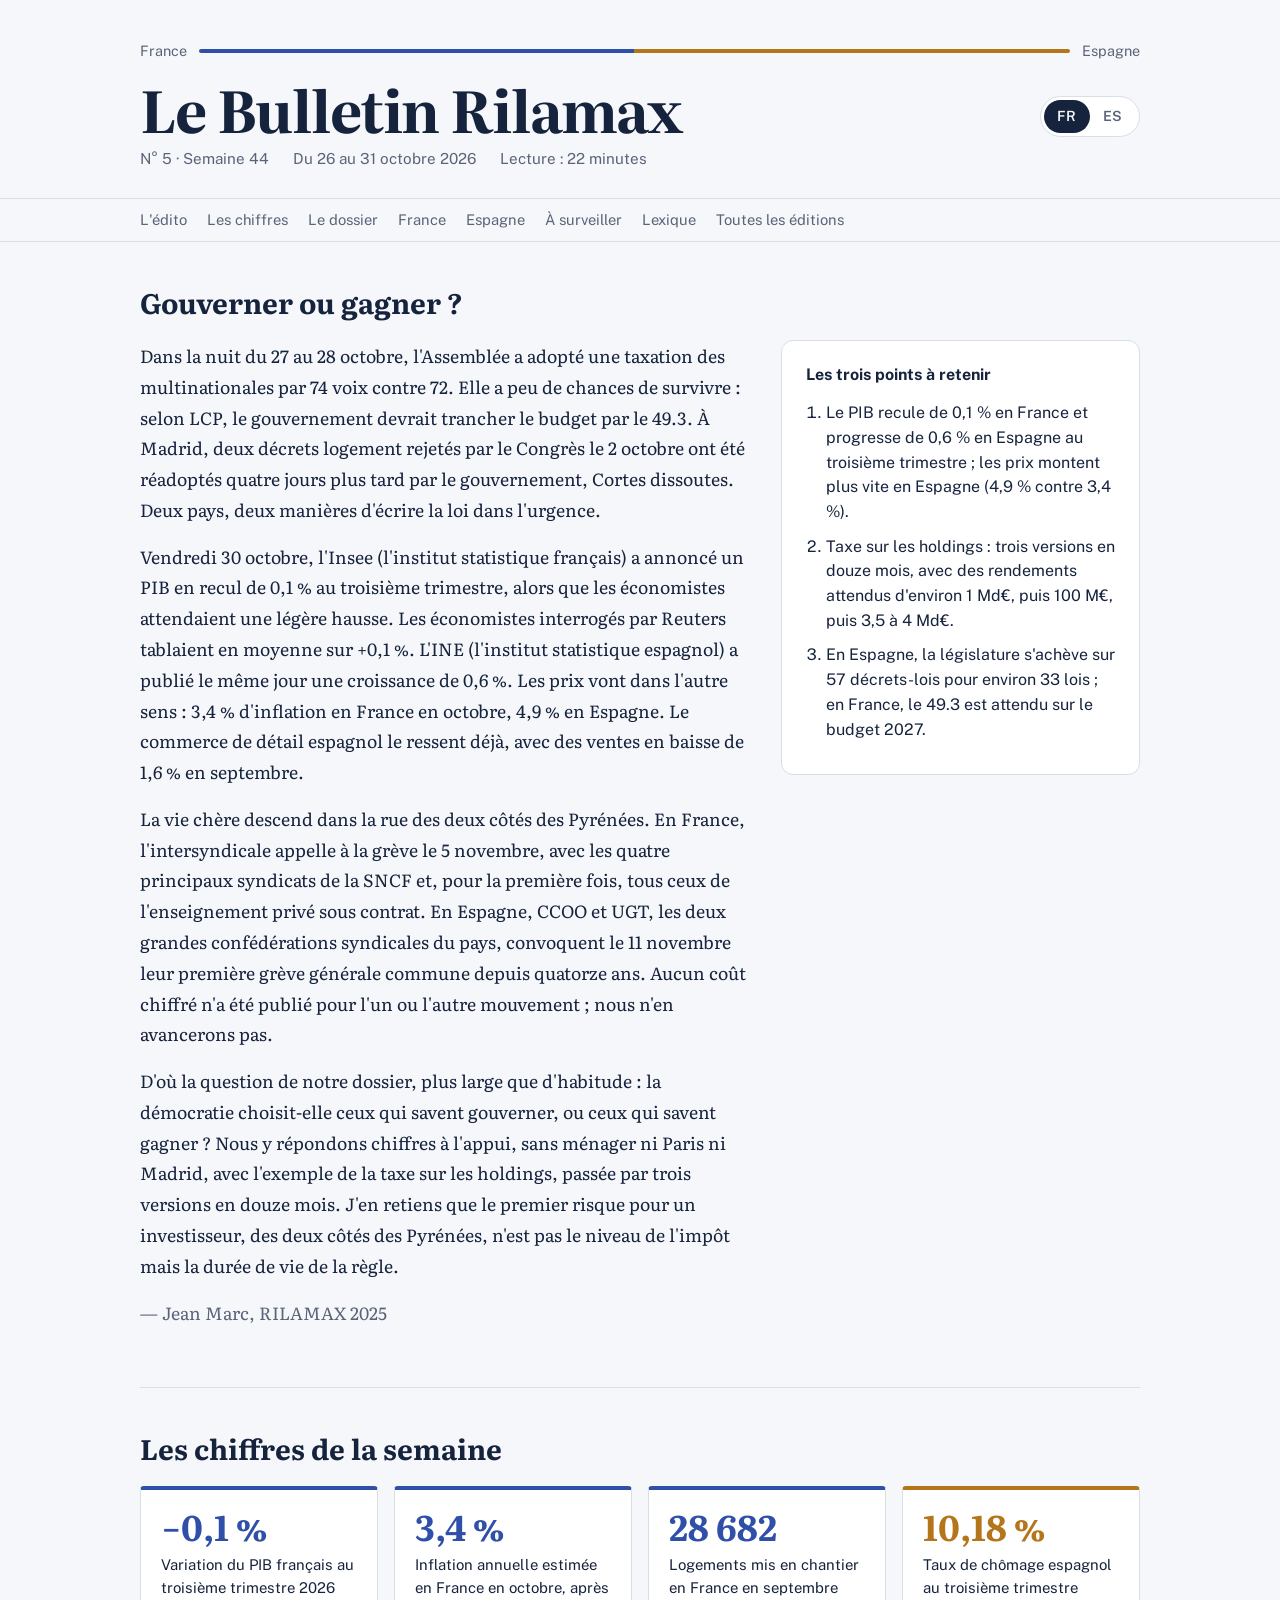
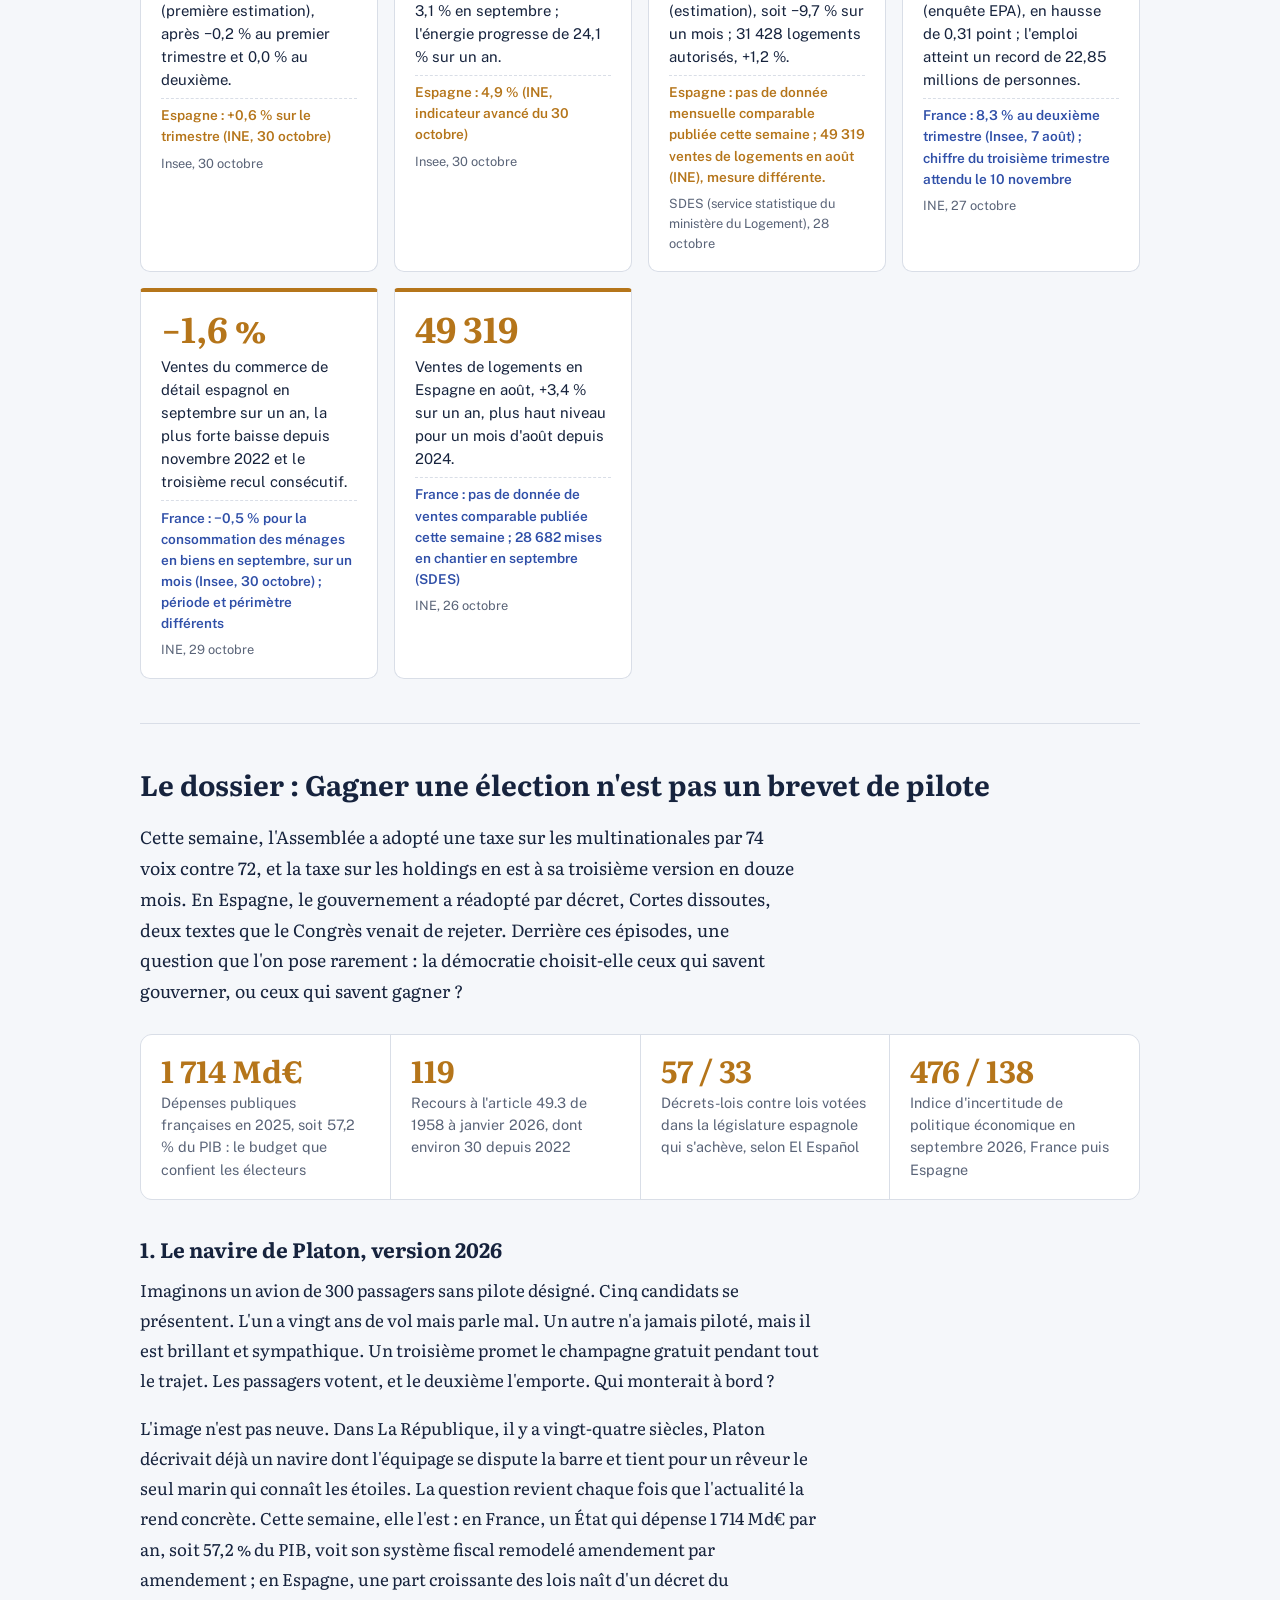
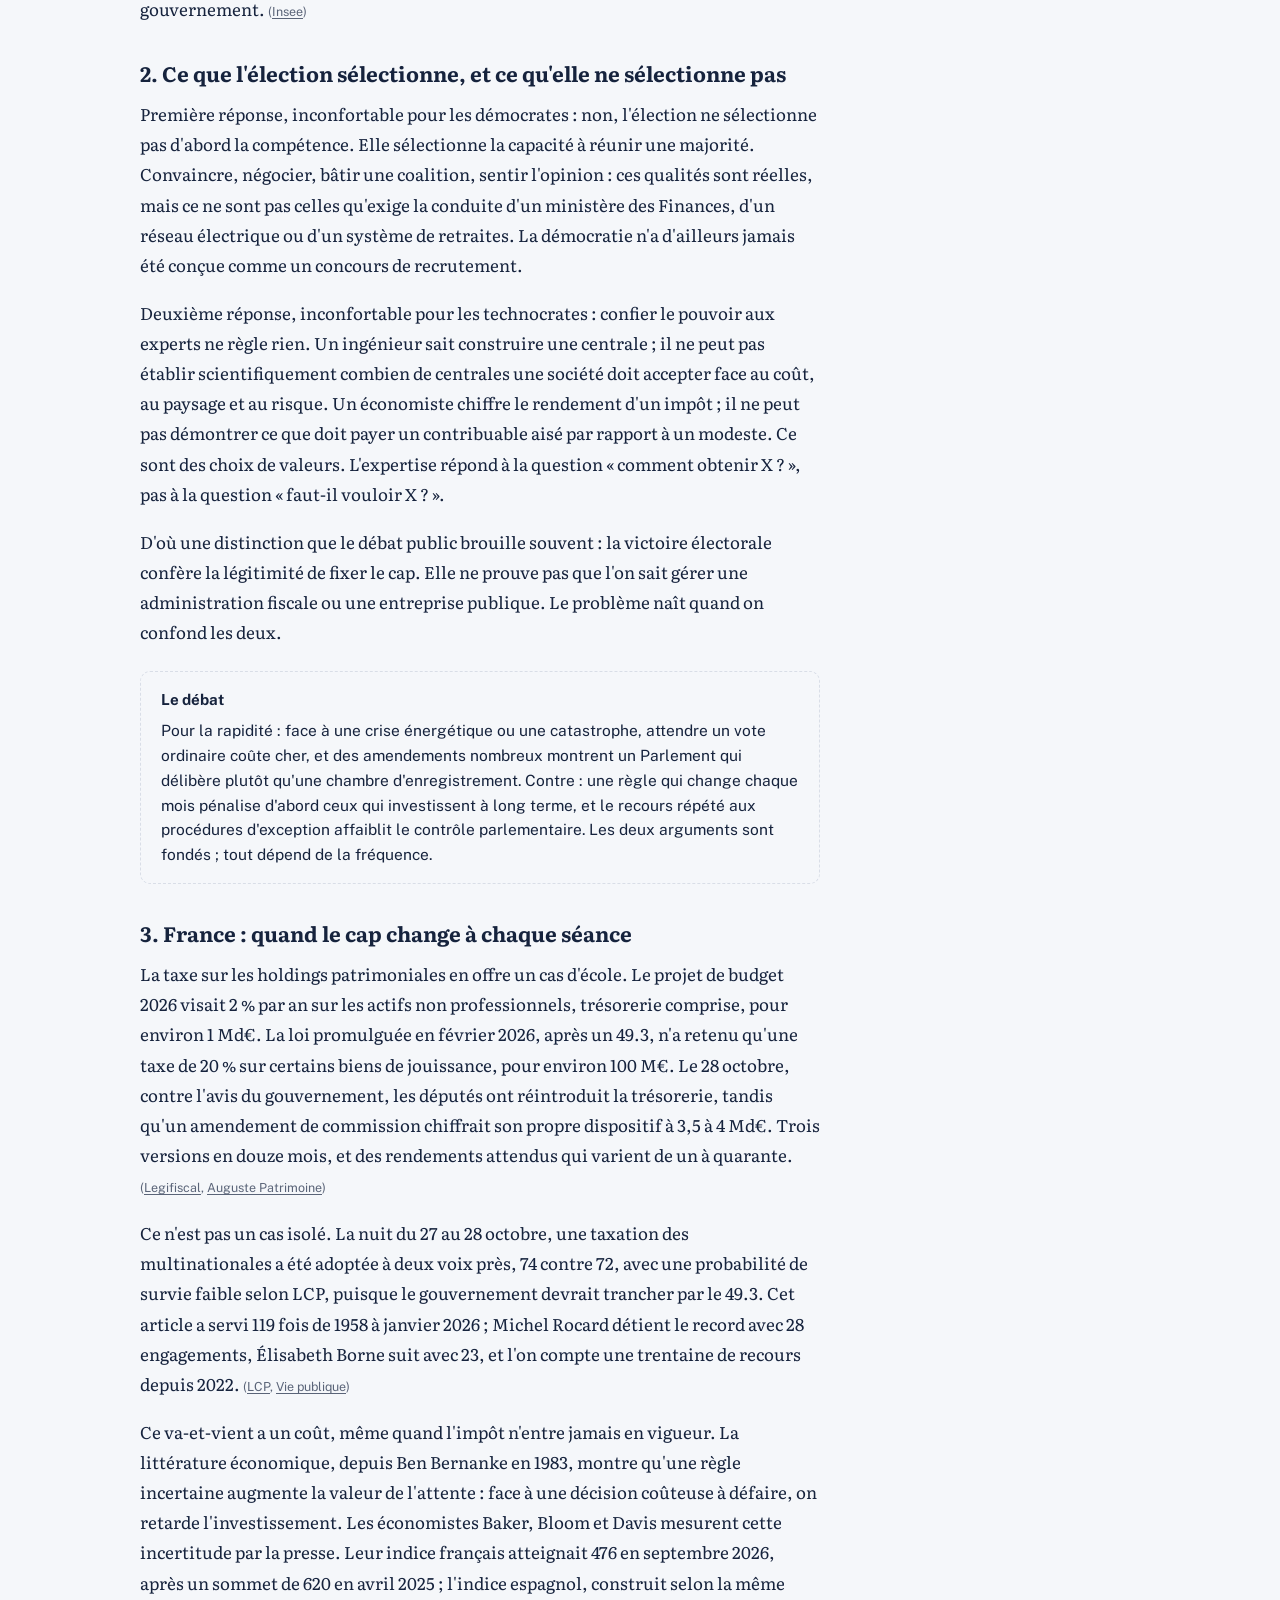
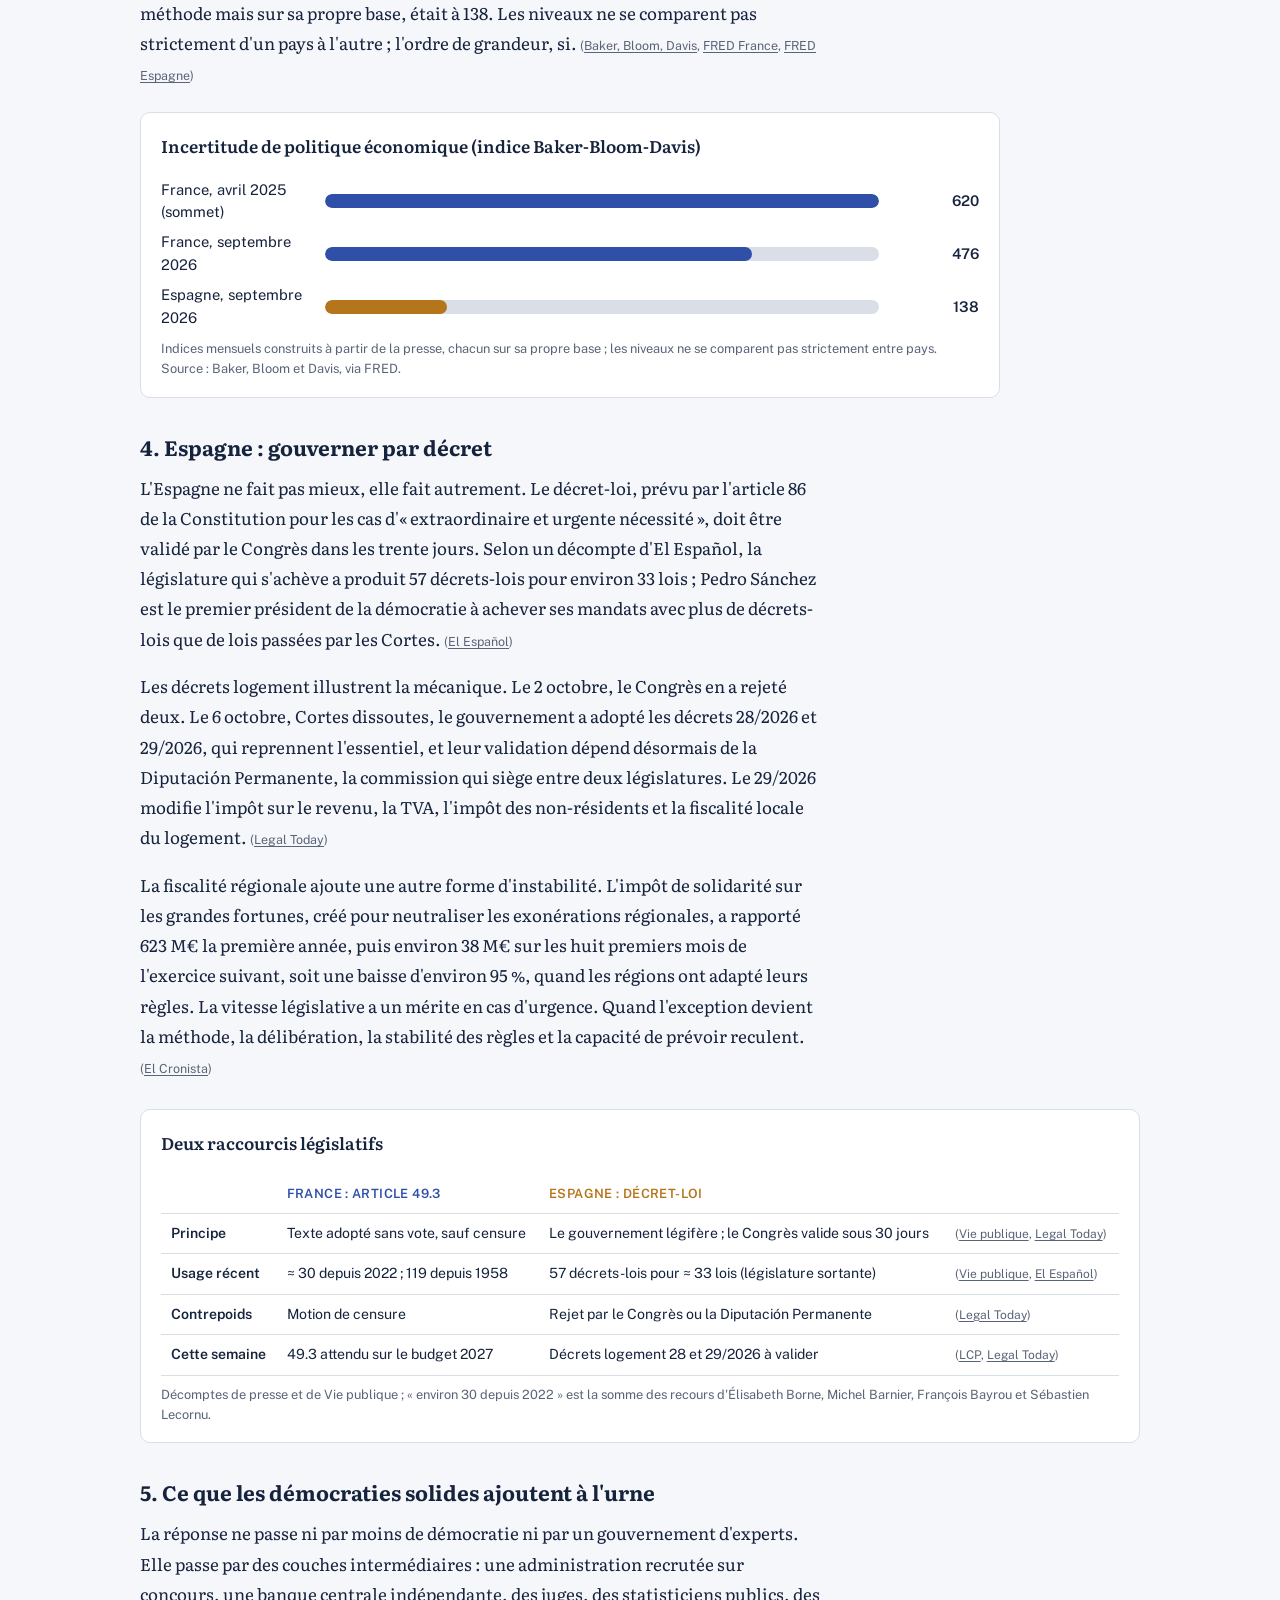
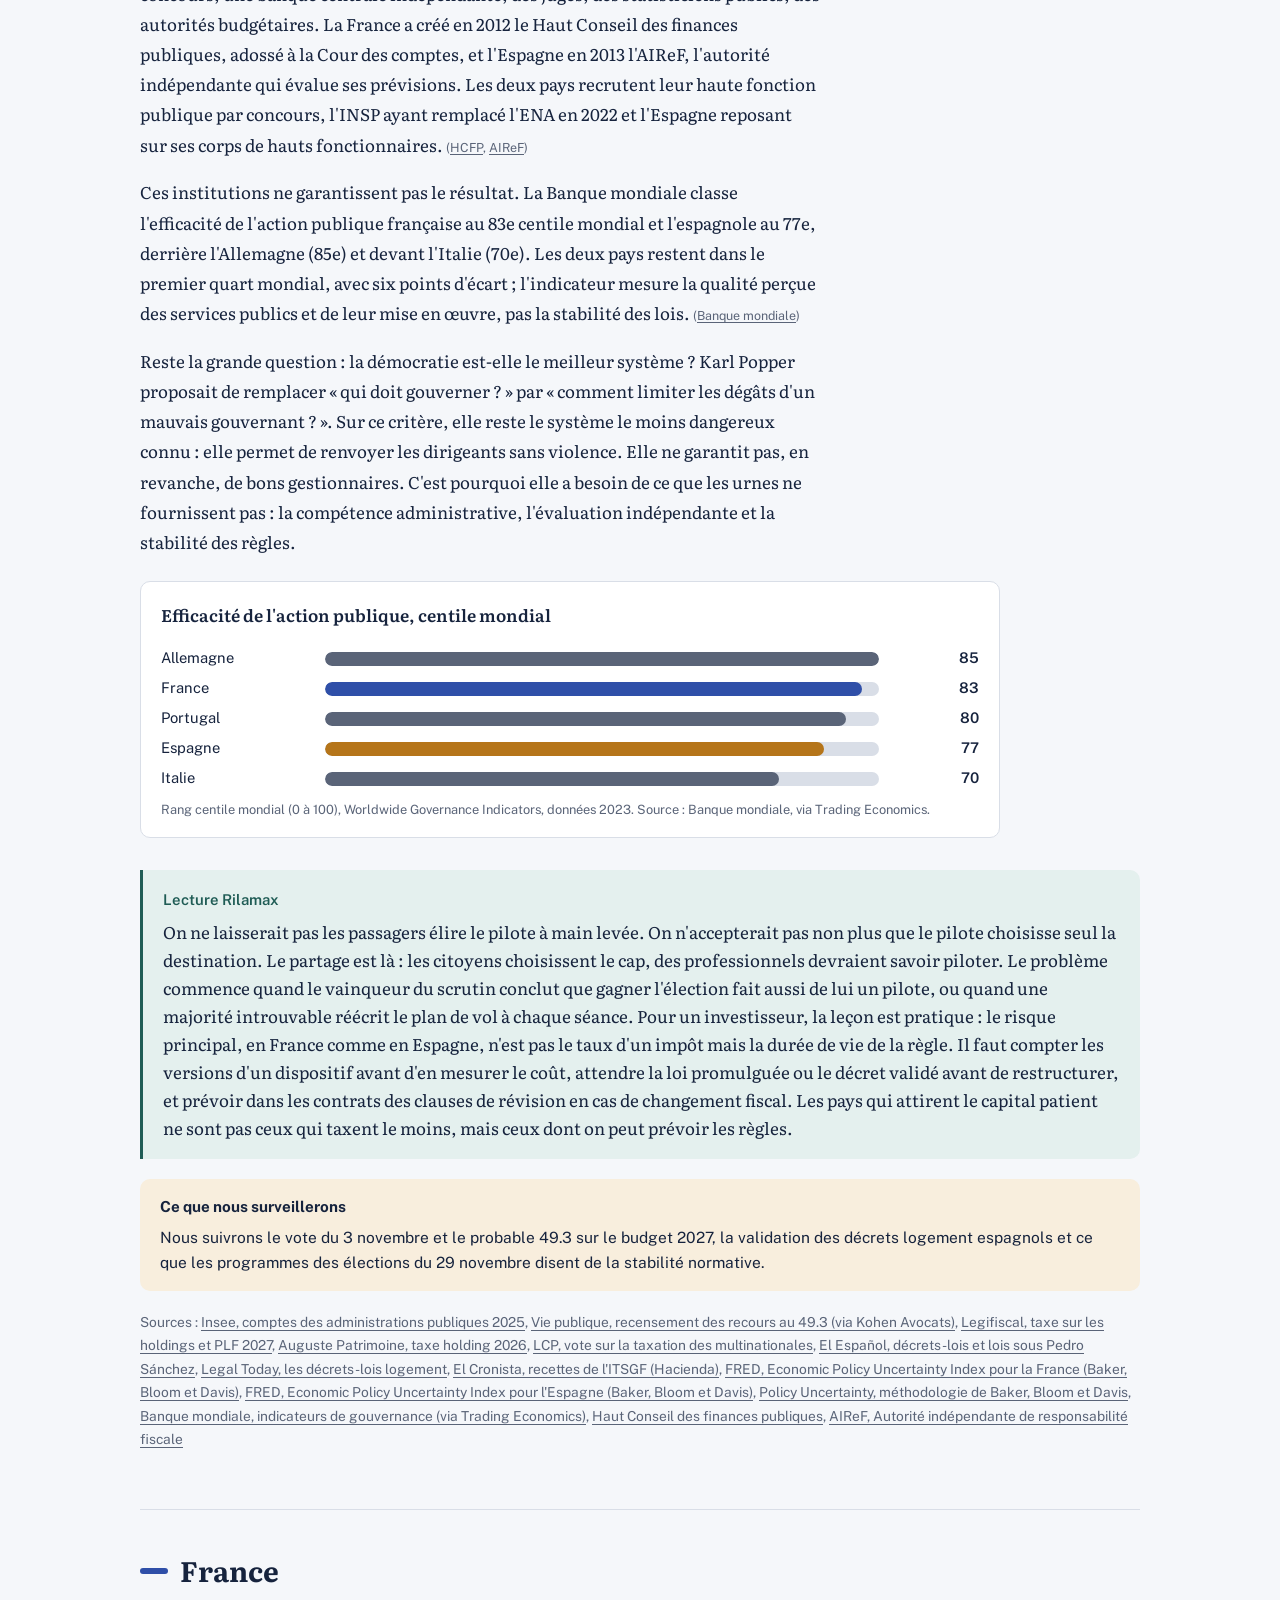
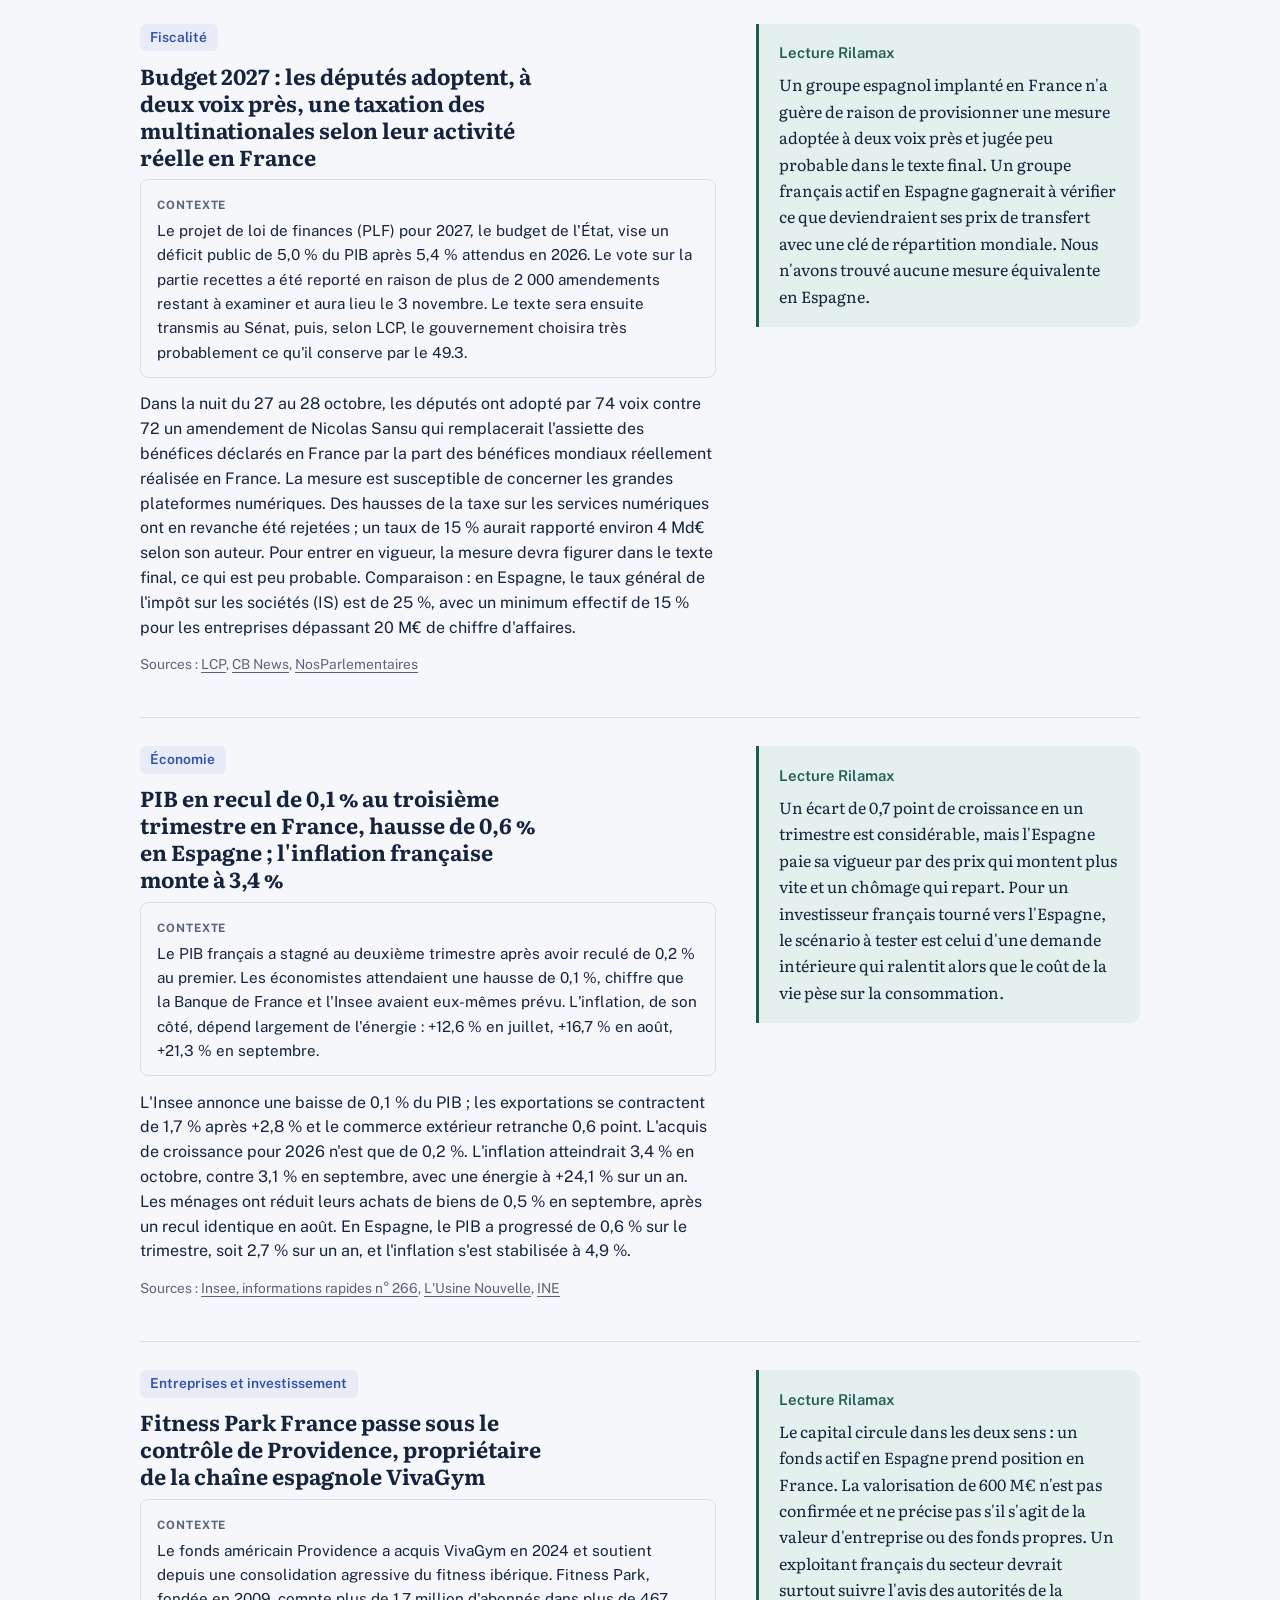
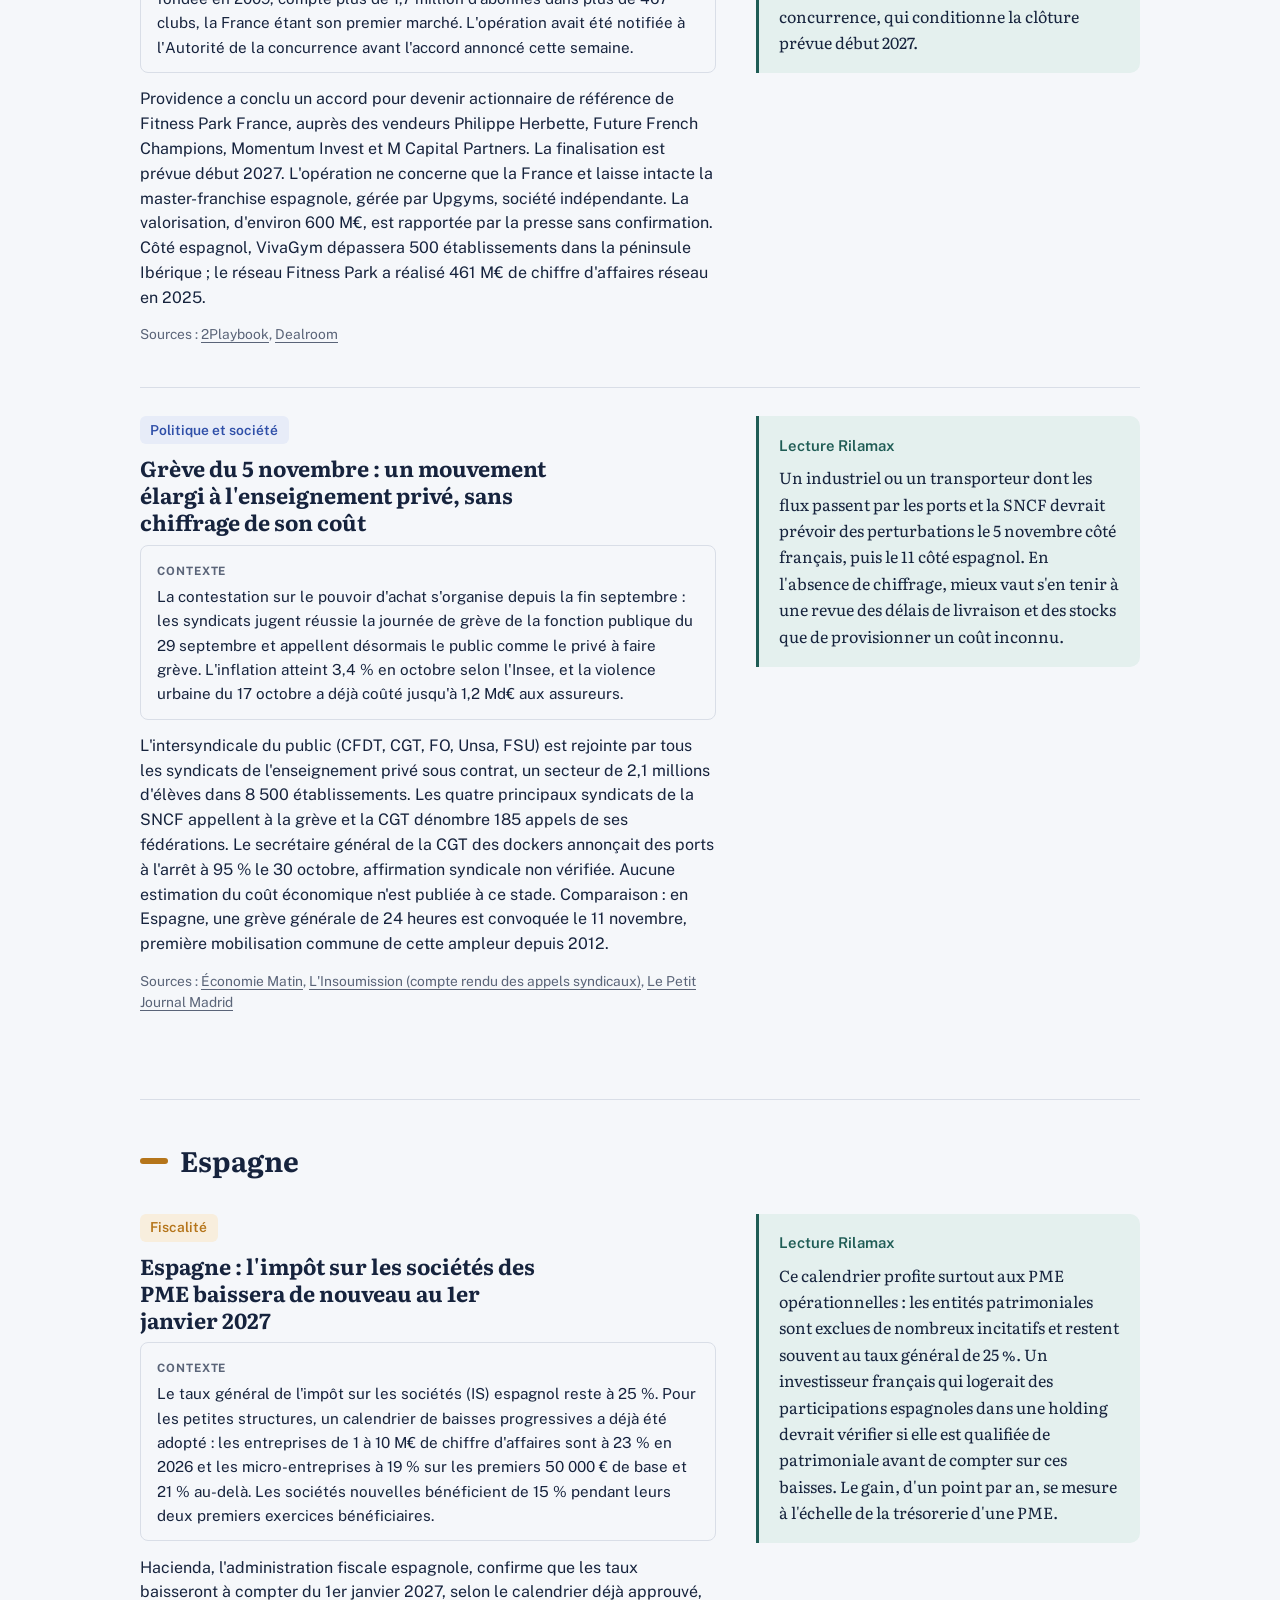
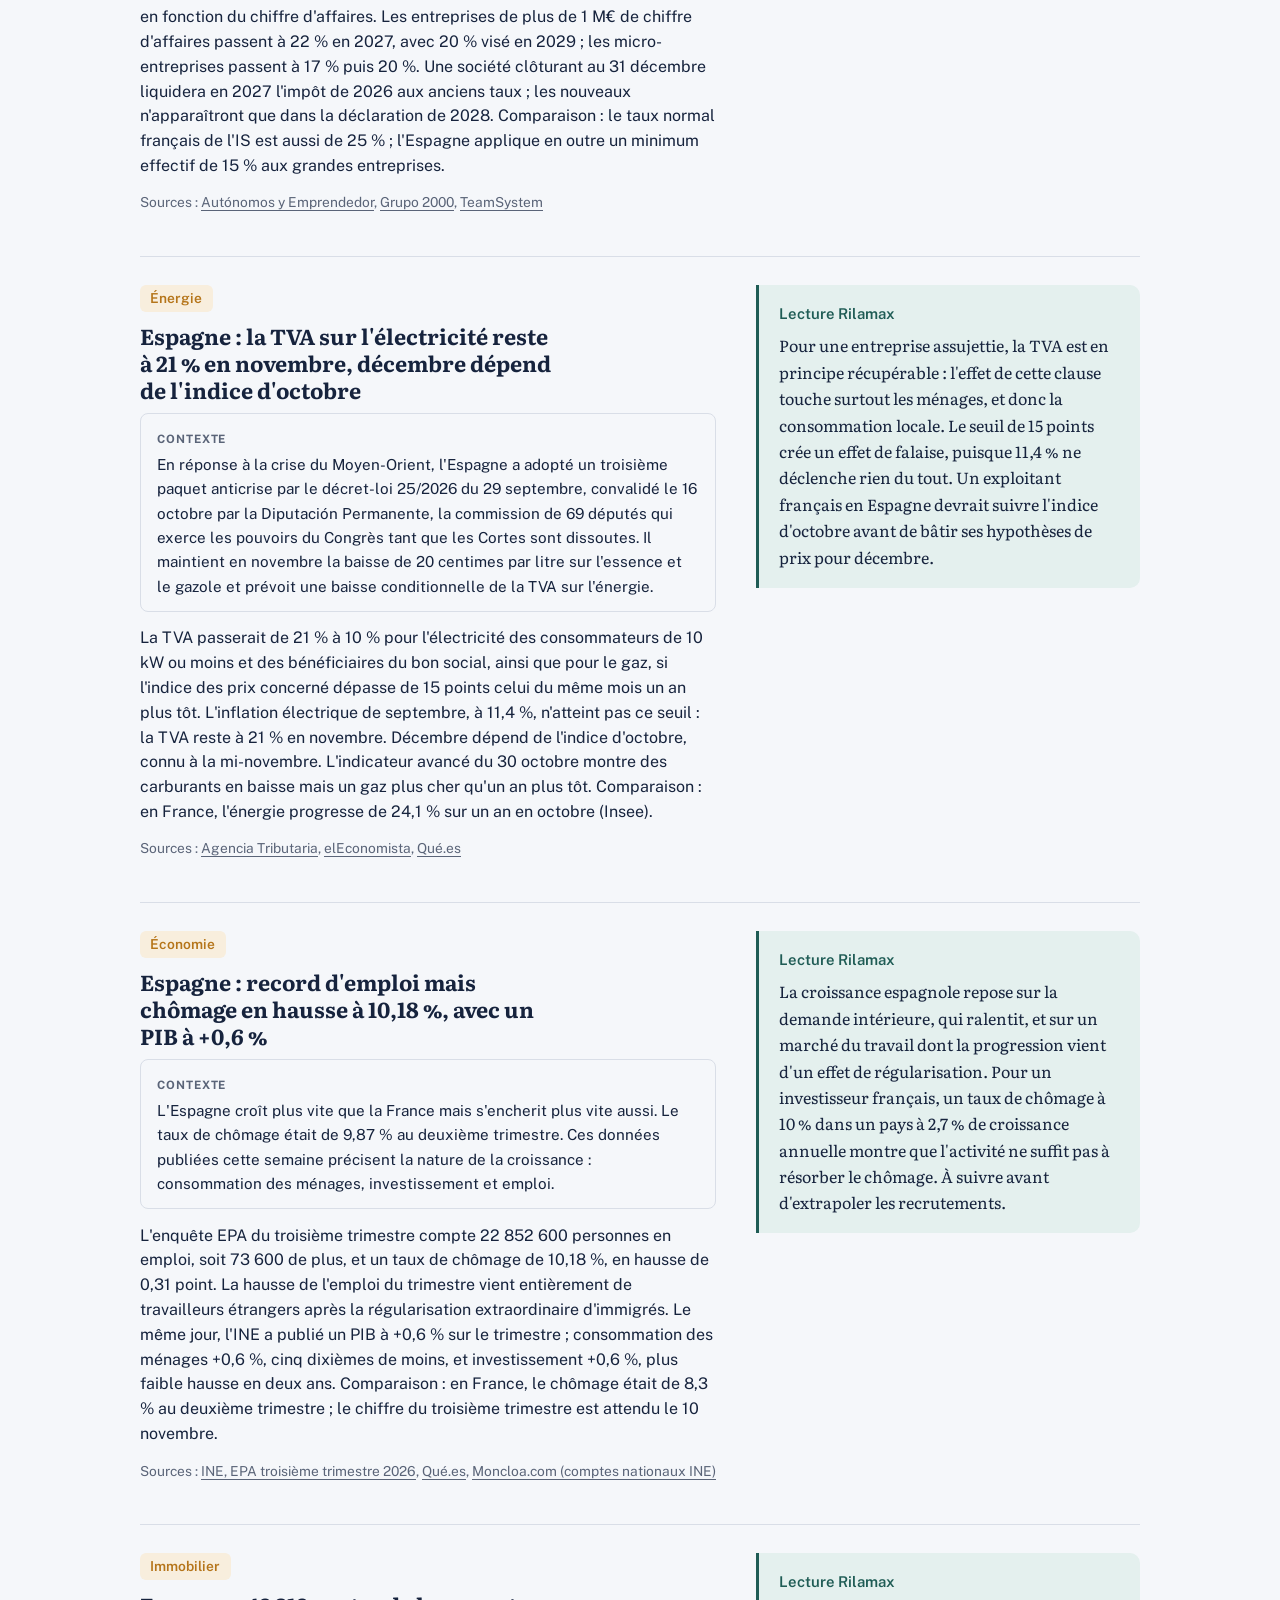
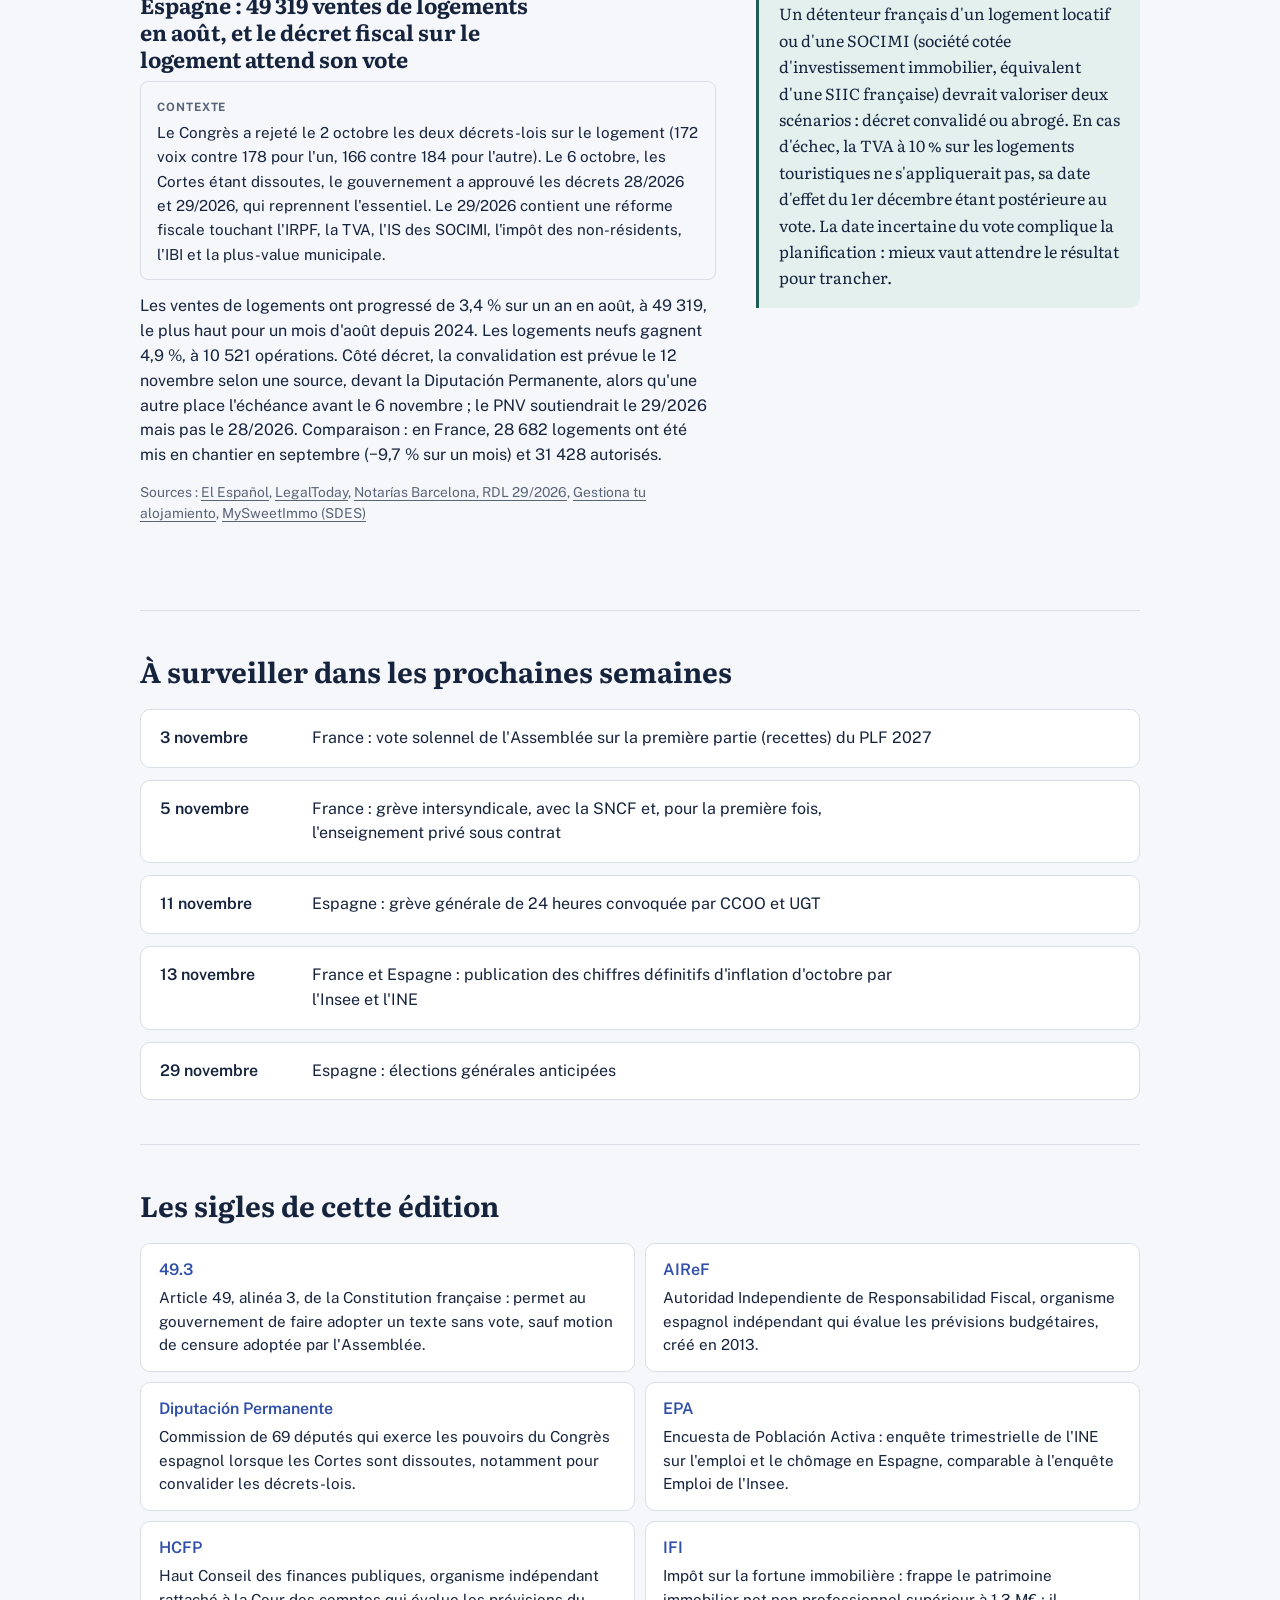
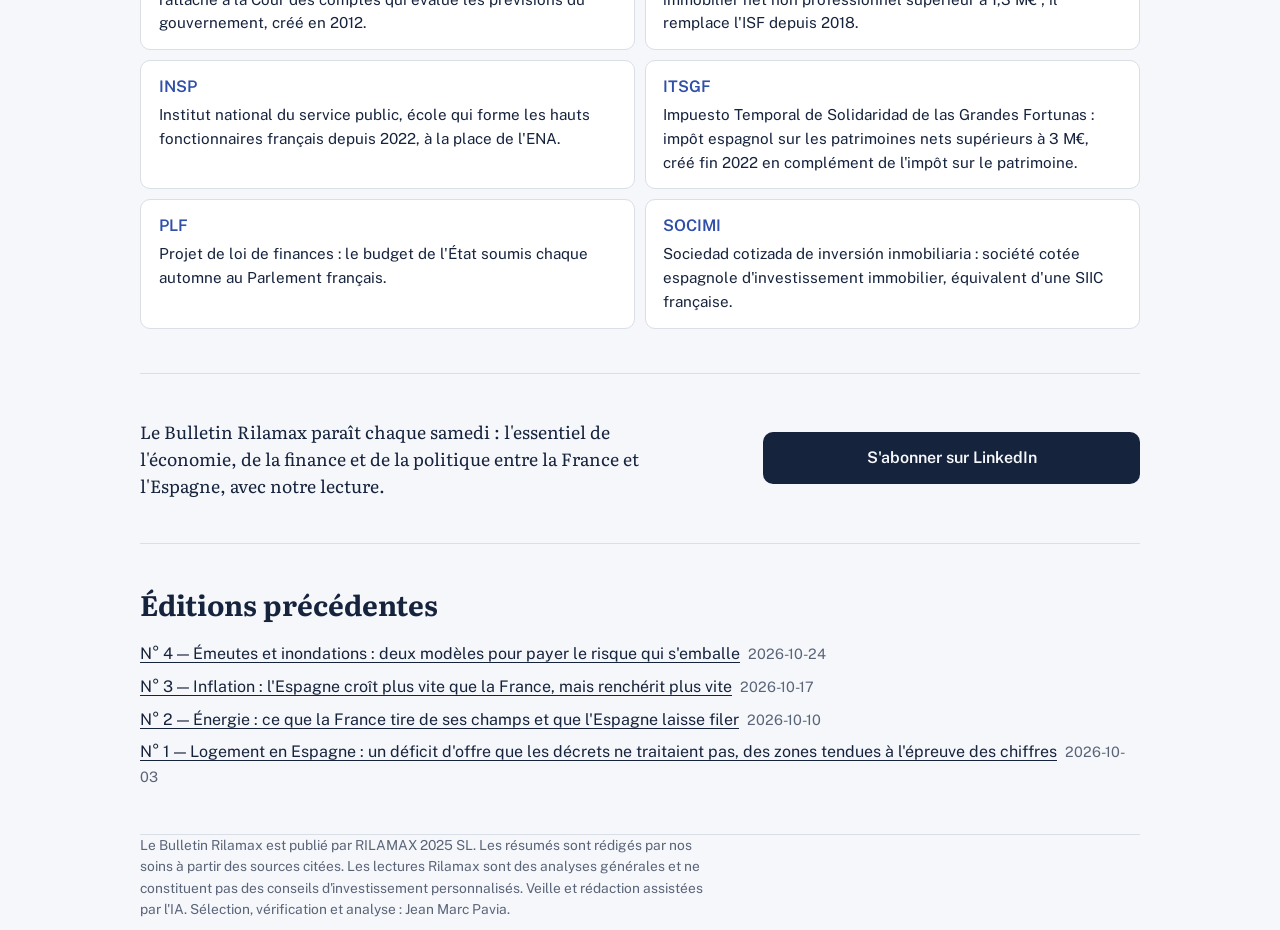
<file: site/ediciones/2026-10-31/index.html>
<!DOCTYPE html>
<html lang="fr">
<head>
<meta charset="utf-8">
<meta name="viewport" content="width=device-width, initial-scale=1, viewport-fit=cover">
<title>Le Bulletin Rilamax — N° 5</title>
<meta name="description" content="Gagner une élection n&#39;est pas un brevet de pilote">
<meta property="og:type" content="article">
<meta property="og:site_name" content="Le Bulletin Rilamax">
<meta property="og:title" content="Le Bulletin Rilamax N° 5 · Gagner une élection n&#39;est pas un brevet de pilote">
<meta property="og:description" content="Cette semaine, l&#39;Assemblée a adopté une taxe sur les multinationales par 74 voix contre 72, et la taxe sur les holdings en est à sa troisième version en douze mois. En Espagne, le gouvernement a réadopté par décret, Cortes dissoutes, deux textes que le Congrès venait de rejeter. Derrière ces épisodes, une question que l&#39;on pose rarement : la démocratie choisit-elle ceux qui savent gouverner, ou ceux qui savent gagner ?">
<meta property="og:image" content="https://bulletin.rilamax.com/portada.png">
<meta property="og:url" content="https://bulletin.rilamax.com/ediciones/2026-10-31/">
<meta name="twitter:card" content="summary_large_image">
<link rel="preconnect" href="https://fonts.googleapis.com">
<link rel="preconnect" href="https://fonts.gstatic.com" crossorigin>
<link href="https://fonts.googleapis.com/css2?family=Literata:opsz,wght@7..72,400;7..72,600;7..72,700&family=Public+Sans:wght@400;500;600&display=swap" rel="stylesheet">
<style>

:root{
  --paper:#F5F7FA; --surface:#FFFFFF; --ink:#16233D; --muted:#5A6478; --rule:#D9DEE7;
  --fr:#2F4FA8; --fr-soft:#E7ECF8; --es:#B5751A; --es-soft:#F8EEDD;
  --note:#1F5C55; --note-soft:#E4F0EE;
  box-sizing:border-box;
  padding-top:env(safe-area-inset-top,0px); padding-bottom:env(safe-area-inset-bottom,0px);
}
@media (prefers-color-scheme:dark){
  :root:not([data-theme="light"]){
    --paper:#121A2B; --surface:#1A2438; --ink:#E8ECF3; --muted:#A3ADC0; --rule:#2E3A52;
    --fr:#8FA8F0; --fr-soft:#22305A; --es:#E5AE5C; --es-soft:#3A2D18;
    --note:#7FCBC0; --note-soft:#173532;
  }
}
:root[data-theme="dark"]{
  --paper:#121A2B; --surface:#1A2438; --ink:#E8ECF3; --muted:#A3ADC0; --rule:#2E3A52;
  --fr:#8FA8F0; --fr-soft:#22305A; --es:#E5AE5C; --es-soft:#3A2D18;
  --note:#7FCBC0; --note-soft:#173532;
}
*,*::before,*::after{box-sizing:inherit}
html{scroll-padding-top:calc(env(safe-area-inset-top,0px) + 64px);scroll-behavior:smooth}
@media (prefers-reduced-motion:reduce){html{scroll-behavior:auto}}
body{margin:0;background:var(--paper);color:var(--ink);font-family:"Public Sans",system-ui,-apple-system,"Segoe UI",sans-serif;font-size:16px;line-height:1.55}
a{color:inherit}
a:focus-visible{outline:2px solid var(--fr);outline-offset:3px;border-radius:4px}
.wrap{max-width:1040px;margin:0 auto;padding:0 1.25rem}
.serif{font-family:"Literata",Georgia,serif}

/* Masthead */
.mast{padding:2.5rem 0 1.75rem}
.bridge{display:flex;align-items:center;gap:.75rem;color:var(--muted);font-size:.9rem}
.bridge .line{flex:1;height:4px;border-radius:2px;background:linear-gradient(90deg,var(--fr) 0 50%,var(--es) 50% 100%)}
h1{font-family:"Literata",Georgia,serif;font-weight:700;font-size:clamp(2.2rem,6vw,3.6rem);line-height:1.05;letter-spacing:-.02em;margin:1rem 0 .5rem}
.meta{display:flex;flex-wrap:wrap;gap:.4rem 1.5rem;color:var(--muted);font-size:.95rem}

/* Sommaire */
.toc{position:sticky;top:0;z-index:5;background:var(--paper);border-top:1px solid var(--rule);border-bottom:1px solid var(--rule)}
.toc ul{list-style:none;margin:0;padding:.6rem 0;display:flex;gap:1.25rem;overflow-x:auto;white-space:nowrap;font-size:.92rem}
.toc a{text-decoration:none;color:var(--muted)}
.toc a:hover{color:var(--ink)}

section{padding:2.75rem 0;border-bottom:1px solid var(--rule)}
h2{font-family:"Literata",Georgia,serif;font-size:1.75rem;line-height:1.2;margin:0 0 1.25rem}
.lede{color:var(--muted);margin:-.75rem 0 1.5rem;max-width:62ch}

/* Edito */
.edito{display:grid;grid-template-columns:1fr;gap:2rem}
@media(min-width:780px){.edito{grid-template-columns:1.7fr 1fr}}
.edito .body p{font-family:"Literata",Georgia,serif;font-size:1.1rem;line-height:1.75;margin:0 0 1rem;max-width:62ch}
.edito .sign{font-size:.92rem;color:var(--muted)}
.keys{background:var(--surface);border:1px solid var(--rule);border-radius:12px;padding:1.4rem 1.5rem;align-self:start}
.keys h3{margin:0 0 .8rem;font-size:1rem}
.keys ol{margin:0;padding-left:1.2rem}
.keys li{margin:0 0 .6rem}

/* Chiffres */
.figs{display:grid;grid-template-columns:repeat(auto-fit,minmax(220px,1fr));gap:1rem}
.fig{background:var(--surface);border:1px solid var(--rule);border-top:4px solid var(--c);border-radius:4px 4px 10px 10px;padding:1.1rem 1.25rem}
.fig.fr{--c:var(--fr)} .fig.es{--c:var(--es)}
.fig strong{display:block;font-family:"Literata",Georgia,serif;font-size:2.2rem;line-height:1.05;color:var(--c)}
.fig span{display:block;margin-top:.5rem;font-size:.93rem}
.fig small{display:block;margin-top:.4rem;color:var(--muted);font-size:.8rem}

/* Dossier */
.dossier .intro{font-family:"Literata",Georgia,serif;font-size:1.1rem;line-height:1.75;max-width:66ch;margin:0 0 1.75rem}
.cols{display:grid;grid-template-columns:1fr;gap:1rem;margin-bottom:1.5rem}
@media(min-width:780px){.cols{grid-template-columns:repeat(3,1fr)}}
.col{background:var(--surface);border:1px solid var(--rule);border-radius:10px;padding:1.2rem 1.3rem}
.col h3{margin:0 0 .6rem;font-size:1.02rem}
.col ul{margin:0;padding-left:1.1rem}
.col li{margin:0 0 .55rem;font-size:.95rem}

/* Items */
.country-head{display:flex;align-items:center;gap:.75rem;margin:0 0 .5rem}
.country-head .bar{width:28px;height:6px;border-radius:3px;background:var(--c)}
.country-head.fr{--c:var(--fr)} .country-head.es{--c:var(--es)}
.item{display:grid;grid-template-columns:1fr;gap:1rem 2.5rem;padding:1.75rem 0;border-top:1px solid var(--rule)}
.item:first-of-type{border-top:0}
@media(min-width:780px){.item{grid-template-columns:1.5fr 1fr}}
.tag{display:inline-flex;align-items:center;gap:.5rem;font-size:.86rem;font-weight:600;padding:.2rem .65rem;border-radius:6px}
.tag.fr{background:var(--fr-soft);color:var(--fr)}
.tag.es{background:var(--es-soft);color:var(--es)}
.item h3{font-family:"Literata",Georgia,serif;font-size:1.35rem;line-height:1.25;margin:.7rem 0 .55rem;max-width:32ch}
.item .sum{margin:0 0 .8rem;max-width:62ch}
.src{font-size:.86rem;color:var(--muted)}
.src a{color:var(--muted);text-underline-offset:3px}
.lecture{align-self:start;background:var(--note-soft);border-left:3px solid var(--note);border-radius:0 10px 10px 0;padding:1.1rem 1.25rem}
.lecture h4{margin:0 0 .45rem;font-size:.93rem;font-weight:600;color:var(--note)}
.lecture p{margin:0;font-family:"Literata",Georgia,serif;font-size:1rem;line-height:1.65}

/* Agenda */
.agenda{list-style:none;margin:0;padding:0;display:grid;gap:.75rem}
.agenda li{display:grid;grid-template-columns:8.5rem 1fr;gap:1rem;background:var(--surface);border:1px solid var(--rule);border-radius:10px;padding:1rem 1.2rem}
@media(max-width:560px){.agenda li{grid-template-columns:1fr;gap:.25rem}}
.agenda .when{font-weight:600}
.agenda .what{max-width:62ch}

/* CTA + footer */
.cta{display:grid;grid-template-columns:1fr;gap:1.25rem;align-items:center}
@media(min-width:780px){.cta{grid-template-columns:1.6fr 1fr}}
.cta p{font-family:"Literata",Georgia,serif;font-size:1.1rem;margin:0;max-width:56ch}
.btn{display:inline-block;text-align:center;text-decoration:none;font-weight:600;background:var(--ink);color:var(--paper);padding:.85rem 1.3rem;border-radius:10px}
footer{padding:2rem 0 3rem;color:var(--muted);font-size:.86rem}
footer p{max-width:72ch;margin:0 0 .6rem}


.titlerow{display:flex;align-items:flex-end;justify-content:space-between;gap:1rem;flex-wrap:wrap}
.langs{display:inline-flex;border:1px solid var(--rule);border-radius:999px;padding:3px;background:var(--surface);margin-bottom:.6rem}
.langs button{font:inherit;font-size:.88rem;font-weight:600;border:0;background:transparent;color:var(--muted);padding:.35rem .85rem;border-radius:999px;cursor:pointer}
.langs button[aria-pressed="true"]{background:var(--ink);color:var(--paper)}
.langs button:focus-visible{outline:2px solid var(--fr);outline-offset:2px}
.edition[hidden]{display:none}

.dfigs{display:grid;grid-template-columns:repeat(auto-fit,minmax(200px,1fr));gap:1px;background:var(--rule);border:1px solid var(--rule);border-radius:12px;overflow:hidden;margin:0 0 2.25rem}
.dfigs div{background:var(--surface);padding:1.1rem 1.25rem}
.dfigs strong{display:block;font-family:"Literata",Georgia,serif;font-size:1.9rem;line-height:1.1;color:var(--es)}
.dfigs span{display:block;margin-top:.35rem;font-size:.9rem;color:var(--muted)}
.longform{max-width:none}
.longform>h3,.longform>p,.longform>.debate{max-width:68ch}
.longform>figure{max-width:860px}
.longform h3{font-family:"Literata",Georgia,serif;font-size:1.3rem;line-height:1.3;margin:2.25rem 0 .75rem}
.longform h3:first-child{margin-top:0}
.longform p{font-family:"Literata",Georgia,serif;font-size:1.06rem;line-height:1.78;margin:0 0 1.1rem}
.chart{margin:1.5rem 0;padding:1.1rem 1.25rem;background:var(--surface);border:1px solid var(--rule);border-radius:10px}
.bar-row{display:grid;grid-template-columns:9.5rem 1fr 5.5rem;align-items:center;gap:.75rem;margin:.45rem 0;font-size:.92rem}
.bar-row .bar{display:block;height:14px;border-radius:7px;background:#D9DEE7;background:var(--rule);overflow:hidden}
.bar-row .fill{display:block;height:14px;width:0;border-radius:7px;background:#B5751A;background:var(--es)}
.bar-row .fill.c-muted{background:#5A6478;background:var(--muted)}
.bar-row .fill.c-fr{background:#2F4FA8;background:var(--fr)}
.bar-row .val{font-weight:600;text-align:right}
.chart figcaption{margin-top:.6rem;font-size:.8rem;color:var(--muted)}
@media(max-width:560px){.bar-row{grid-template-columns:1fr auto}.bar-row .bar{grid-column:1/-1;order:3}}
.debate{margin:1.5rem 0;padding:1rem 1.25rem;border:1px dashed var(--rule);border-radius:10px}
.debate h4,.watch h4{margin:0 0 .4rem;font-size:.95rem}
.debate p,.watch p{margin:0;font-size:.97rem;font-family:"Public Sans",system-ui,sans-serif;line-height:1.6}
.dossier .lecture{margin-top:2rem;max-width:none}
.dossier .lecture p{font-size:1.06rem}
.watch{margin:1.25rem 0;padding:1rem 1.25rem;background:var(--es-soft);border-radius:10px}
.dossier .src{margin-top:1rem;line-height:1.7}

.archive ul{list-style:none;margin:0;padding:0;display:grid;gap:.5rem}
.archive a{text-underline-offset:3px}
.archive li span{color:var(--muted);font-size:.9rem;margin-left:.5rem}
.bar-row .fill.w1{width:1%}.bar-row .fill.w2{width:2%}.bar-row .fill.w3{width:3%}.bar-row .fill.w4{width:4%}.bar-row .fill.w5{width:5%}.bar-row .fill.w6{width:6%}.bar-row .fill.w7{width:7%}.bar-row .fill.w8{width:8%}.bar-row .fill.w9{width:9%}.bar-row .fill.w10{width:10%}.bar-row .fill.w11{width:11%}.bar-row .fill.w12{width:12%}.bar-row .fill.w13{width:13%}.bar-row .fill.w14{width:14%}.bar-row .fill.w15{width:15%}.bar-row .fill.w16{width:16%}.bar-row .fill.w17{width:17%}.bar-row .fill.w18{width:18%}.bar-row .fill.w19{width:19%}.bar-row .fill.w20{width:20%}.bar-row .fill.w21{width:21%}.bar-row .fill.w22{width:22%}.bar-row .fill.w23{width:23%}.bar-row .fill.w24{width:24%}.bar-row .fill.w25{width:25%}.bar-row .fill.w26{width:26%}.bar-row .fill.w27{width:27%}.bar-row .fill.w28{width:28%}.bar-row .fill.w29{width:29%}.bar-row .fill.w30{width:30%}.bar-row .fill.w31{width:31%}.bar-row .fill.w32{width:32%}.bar-row .fill.w33{width:33%}.bar-row .fill.w34{width:34%}.bar-row .fill.w35{width:35%}.bar-row .fill.w36{width:36%}.bar-row .fill.w37{width:37%}.bar-row .fill.w38{width:38%}.bar-row .fill.w39{width:39%}.bar-row .fill.w40{width:40%}.bar-row .fill.w41{width:41%}.bar-row .fill.w42{width:42%}.bar-row .fill.w43{width:43%}.bar-row .fill.w44{width:44%}.bar-row .fill.w45{width:45%}.bar-row .fill.w46{width:46%}.bar-row .fill.w47{width:47%}.bar-row .fill.w48{width:48%}.bar-row .fill.w49{width:49%}.bar-row .fill.w50{width:50%}.bar-row .fill.w51{width:51%}.bar-row .fill.w52{width:52%}.bar-row .fill.w53{width:53%}.bar-row .fill.w54{width:54%}.bar-row .fill.w55{width:55%}.bar-row .fill.w56{width:56%}.bar-row .fill.w57{width:57%}.bar-row .fill.w58{width:58%}.bar-row .fill.w59{width:59%}.bar-row .fill.w60{width:60%}.bar-row .fill.w61{width:61%}.bar-row .fill.w62{width:62%}.bar-row .fill.w63{width:63%}.bar-row .fill.w64{width:64%}.bar-row .fill.w65{width:65%}.bar-row .fill.w66{width:66%}.bar-row .fill.w67{width:67%}.bar-row .fill.w68{width:68%}.bar-row .fill.w69{width:69%}.bar-row .fill.w70{width:70%}.bar-row .fill.w71{width:71%}.bar-row .fill.w72{width:72%}.bar-row .fill.w73{width:73%}.bar-row .fill.w74{width:74%}.bar-row .fill.w75{width:75%}.bar-row .fill.w76{width:76%}.bar-row .fill.w77{width:77%}.bar-row .fill.w78{width:78%}.bar-row .fill.w79{width:79%}.bar-row .fill.w80{width:80%}.bar-row .fill.w81{width:81%}.bar-row .fill.w82{width:82%}.bar-row .fill.w83{width:83%}.bar-row .fill.w84{width:84%}.bar-row .fill.w85{width:85%}.bar-row .fill.w86{width:86%}.bar-row .fill.w87{width:87%}.bar-row .fill.w88{width:88%}.bar-row .fill.w89{width:89%}.bar-row .fill.w90{width:90%}.bar-row .fill.w91{width:91%}.bar-row .fill.w92{width:92%}.bar-row .fill.w93{width:93%}.bar-row .fill.w94{width:94%}.bar-row .fill.w95{width:95%}.bar-row .fill.w96{width:96%}.bar-row .fill.w97{width:97%}.bar-row .fill.w98{width:98%}.bar-row .fill.w99{width:99%}.bar-row .fill.w100{width:100%}

.glossary{margin:0;display:grid;grid-template-columns:1fr;gap:.6rem}
@media(min-width:780px){.glossary{grid-template-columns:1fr 1fr}}
.glossary div{background:var(--surface);border:1px solid var(--rule);border-radius:10px;padding:.9rem 1.1rem}
.glossary dt{font-weight:600;color:var(--fr);margin:0 0 .2rem}
.glossary dd{margin:0;font-size:.95rem;line-height:1.55}

.chart-t{margin:0 0 .7rem;font-weight:600;font-size:.95rem}
.bar-row .fill{transition:width 1.1s cubic-bezier(.2,.7,.2,1)}
.chart.pre .bar-row .fill,.chart.pre .seg{width:0 !important}
.mix-row{display:grid;grid-template-columns:6.5rem 1fr;align-items:center;gap:.75rem;margin:.55rem 0;font-size:.92rem}
.mix-bar{display:flex;height:30px;border-radius:7px;overflow:hidden;background:var(--rule)}
.seg{display:flex;align-items:center;justify-content:center;height:100%;width:0;color:#fff;font-style:normal;font-size:.75rem;font-weight:600;position:relative;transition:width 1.2s cubic-bezier(.2,.7,.2,1);cursor:default;outline:none}
.seg i{font-style:normal;white-space:nowrap;overflow:hidden}
.seg:hover,.seg:focus{filter:brightness(1.12)}
.mix-legend{display:flex;flex-wrap:wrap;gap:.4rem 1rem;margin-top:.75rem;font-size:.82rem;color:var(--muted)}
.mix-legend b{display:inline-block;width:.8rem;height:.8rem;border-radius:3px;margin-right:.35rem;vertical-align:-1px}
.k-nuclear{background:#6C4AB6}.k-fosil{background:#5A6478}.k-eolica{background:#2F8F83}.k-solar{background:#D9A21B}.k-hidro{background:#2F4FA8}.k-biomasa{background:#7A9A3A}.k-otros{background:#A3ADC0}
.mix .chart.pre .seg{width:0}
.seg[class*=" w"]{flex:none}
.seg.w1{width:1%}.seg.w2{width:2%}.seg.w3{width:3%}.seg.w4{width:4%}.seg.w5{width:5%}.seg.w6{width:6%}.seg.w7{width:7%}.seg.w8{width:8%}.seg.w9{width:9%}.seg.w10{width:10%}.seg.w11{width:11%}.seg.w12{width:12%}.seg.w13{width:13%}.seg.w14{width:14%}.seg.w15{width:15%}.seg.w16{width:16%}.seg.w17{width:17%}.seg.w18{width:18%}.seg.w19{width:19%}.seg.w20{width:20%}.seg.w21{width:21%}.seg.w22{width:22%}.seg.w23{width:23%}.seg.w24{width:24%}.seg.w25{width:25%}.seg.w26{width:26%}.seg.w27{width:27%}.seg.w28{width:28%}.seg.w29{width:29%}.seg.w30{width:30%}.seg.w31{width:31%}.seg.w32{width:32%}.seg.w33{width:33%}.seg.w34{width:34%}.seg.w35{width:35%}.seg.w36{width:36%}.seg.w37{width:37%}.seg.w38{width:38%}.seg.w39{width:39%}.seg.w40{width:40%}.seg.w41{width:41%}.seg.w42{width:42%}.seg.w43{width:43%}.seg.w44{width:44%}.seg.w45{width:45%}.seg.w46{width:46%}.seg.w47{width:47%}.seg.w48{width:48%}.seg.w49{width:49%}.seg.w50{width:50%}.seg.w51{width:51%}.seg.w52{width:52%}.seg.w53{width:53%}.seg.w54{width:54%}.seg.w55{width:55%}.seg.w56{width:56%}.seg.w57{width:57%}.seg.w58{width:58%}.seg.w59{width:59%}.seg.w60{width:60%}.seg.w61{width:61%}.seg.w62{width:62%}.seg.w63{width:63%}.seg.w64{width:64%}.seg.w65{width:65%}.seg.w66{width:66%}.seg.w67{width:67%}.seg.w68{width:68%}.seg.w69{width:69%}.seg.w70{width:70%}.seg.w71{width:71%}.seg.w72{width:72%}.seg.w73{width:73%}.seg.w74{width:74%}.seg.w75{width:75%}.seg.w76{width:76%}.seg.w77{width:77%}.seg.w78{width:78%}.seg.w79{width:79%}.seg.w80{width:80%}.seg.w81{width:81%}.seg.w82{width:82%}.seg.w83{width:83%}.seg.w84{width:84%}.seg.w85{width:85%}.seg.w86{width:86%}.seg.w87{width:87%}.seg.w88{width:88%}.seg.w89{width:89%}.seg.w90{width:90%}.seg.w91{width:91%}.seg.w92{width:92%}.seg.w93{width:93%}.seg.w94{width:94%}.seg.w95{width:95%}.seg.w96{width:96%}.seg.w97{width:97%}.seg.w98{width:98%}.seg.w99{width:99%}.seg.w100{width:100%}

.seg{cursor:pointer}
.seg.on{filter:brightness(1.18);box-shadow:inset 0 0 0 2px rgba(255,255,255,.85)}
.mix-info{margin:.7rem 0 0;padding:.5rem .75rem;border-radius:8px;background:var(--paper);font-size:.88rem;color:var(--muted);min-height:1.2em}
.mix-info.act{color:var(--ink);font-weight:600;background:var(--fr-soft)}
.cite{font-family:"Public Sans",system-ui,sans-serif;font-size:.78rem;color:var(--muted);white-space:normal}
.cite a{color:var(--muted);text-underline-offset:2px}
.illus{margin:1.6rem 0;padding:1.1rem 1.25rem;background:var(--surface);border:1px solid var(--rule);border-radius:10px}
.illus figcaption,.cmp figcaption{margin-top:.6rem;font-size:.8rem;color:var(--muted);font-family:"Public Sans",system-ui,sans-serif}
.cmp{margin:1.75rem 0;padding:1.1rem 1.25rem;background:var(--surface);border:1px solid var(--rule);border-radius:10px;max-width:none}
.cmp-wrap{overflow-x:auto}
.cmp table{width:100%;border-collapse:collapse;font-size:.88rem;font-family:"Public Sans",system-ui,sans-serif;min-width:560px}
.cmp th,.cmp td{text-align:left;padding:.55rem .6rem;border-bottom:1px solid var(--rule);vertical-align:top}
.cmp thead th{font-weight:600;color:var(--muted);font-size:.8rem;text-transform:uppercase;letter-spacing:.03em}
.cmp thead th:nth-child(2){color:var(--fr)}.cmp thead th:nth-child(3){color:var(--es)}
.cmp tbody th{font-weight:600}
.cmp td{white-space:nowrap}
.cmp td.src-cell{white-space:normal}
.cmp td.src-cell .cite{font-size:.75rem}
.longform .cmp,.longform .illus{max-width:none}

.mix-info{font-family:"Public Sans",system-ui,sans-serif !important;font-size:.88rem !important;line-height:1.5 !important}
.cmp td.src-cell{min-width:9rem}

.lecture p+p{margin-top:.8rem}

.ctx{margin:.2rem 0 .9rem;padding:.75rem 1rem;background:var(--paper);border:1px solid var(--rule);border-radius:8px;max-width:62ch}
.ctx-l{display:inline-block;font-size:.72rem;font-weight:700;letter-spacing:.08em;text-transform:uppercase;color:var(--muted);margin-bottom:.25rem}
.ctx p{margin:0;font-size:.95rem;line-height:1.6}
.fig .cmp-o{display:block;margin-top:.45rem;font-style:normal;font-size:.85rem;font-weight:600;padding-top:.4rem;border-top:1px dashed var(--rule)}
.fig .cmp-o.fr{color:var(--fr)}.fig .cmp-o.es{color:var(--es)}

</style>
</head>
<body>















<div class="edition" data-lang="fr" lang="fr">
<header class="mast">
  <div class="wrap">
    <div class="bridge"><span>France</span><span class="line" aria-hidden="true"></span><span>Espagne</span></div>
    <div class="titlerow">
      <h1>Le Bulletin Rilamax</h1>
      <div class="langs" role="group" aria-label="Langue"><button type="button" data-set="fr" aria-pressed="true">FR</button><button type="button" data-set="es" aria-pressed="false">ES</button></div>
    </div>
    <div class="meta"><span>N° 5 · Semaine 44</span><span>Du 26 au 31 octobre 2026</span><span>Lecture : 22 minutes</span></div>
  </div>
</header>

<nav class="toc" aria-label="Sommaire">
  <div class="wrap"><ul>
    <li><a href="#fr-edito">L&#39;édito</a></li>
    <li><a href="#fr-cifras">Les chiffres</a></li>
    <li><a href="#fr-dossier">Le dossier</a></li>
    <li><a href="#fr-fr">France</a></li>
    <li><a href="#fr-es">Espagne</a></li>
    <li><a href="#fr-agenda">À surveiller</a></li>
    <li><a href="#fr-glosario">Lexique</a></li>
    <li><a href="/archivo/?lang=fr">Toutes les éditions</a></li>
  </ul></div>
</nav>

<main class="wrap">
  <section id="fr-edito">
    <h2>Gouverner ou gagner ?</h2>
    <div class="edito">
      <div class="body">
        <p>Dans la nuit du 27 au 28 octobre, l&#39;Assemblée a adopté une taxation des multinationales par 74 voix contre 72. Elle a peu de chances de survivre : selon LCP, le gouvernement devrait trancher le budget par le 49.3. À Madrid, deux décrets logement rejetés par le Congrès le 2 octobre ont été réadoptés quatre jours plus tard par le gouvernement, Cortes dissoutes. Deux pays, deux manières d&#39;écrire la loi dans l&#39;urgence.</p><p>Vendredi 30 octobre, l&#39;Insee (l&#39;institut statistique français) a annoncé un PIB en recul de 0,1 % au troisième trimestre, alors que les économistes attendaient une légère hausse. Les économistes interrogés par Reuters tablaient en moyenne sur +0,1 %. L&#39;INE (l&#39;institut statistique espagnol) a publié le même jour une croissance de 0,6 %. Les prix vont dans l&#39;autre sens : 3,4 % d&#39;inflation en France en octobre, 4,9 % en Espagne. Le commerce de détail espagnol le ressent déjà, avec des ventes en baisse de 1,6 % en septembre.</p><p>La vie chère descend dans la rue des deux côtés des Pyrénées. En France, l&#39;intersyndicale appelle à la grève le 5 novembre, avec les quatre principaux syndicats de la SNCF et, pour la première fois, tous ceux de l&#39;enseignement privé sous contrat. En Espagne, CCOO et UGT, les deux grandes confédérations syndicales du pays, convoquent le 11 novembre leur première grève générale commune depuis quatorze ans. Aucun coût chiffré n&#39;a été publié pour l&#39;un ou l&#39;autre mouvement ; nous n&#39;en avancerons pas.</p><p>D&#39;où la question de notre dossier, plus large que d&#39;habitude : la démocratie choisit-elle ceux qui savent gouverner, ou ceux qui savent gagner ? Nous y répondons chiffres à l&#39;appui, sans ménager ni Paris ni Madrid, avec l&#39;exemple de la taxe sur les holdings, passée par trois versions en douze mois. J&#39;en retiens que le premier risque pour un investisseur, des deux côtés des Pyrénées, n&#39;est pas le niveau de l&#39;impôt mais la durée de vie de la règle.</p>
        <p class="sign">— Jean Marc, RILAMAX 2025</p>
      </div>
      <aside class="keys">
        <h3>Les trois points à retenir</h3>
        <ol><li>Le PIB recule de 0,1 % en France et progresse de 0,6 % en Espagne au troisième trimestre ; les prix montent plus vite en Espagne (4,9 % contre 3,4 %).</li><li>Taxe sur les holdings : trois versions en douze mois, avec des rendements attendus d&#39;environ 1 Md€, puis 100 M€, puis 3,5 à 4 Md€.</li><li>En Espagne, la législature s&#39;achève sur 57 décrets-lois pour environ 33 lois ; en France, le 49.3 est attendu sur le budget 2027.</li></ol>
      </aside>
    </div>
  </section>

  <section id="fr-cifras">
    <h2>Les chiffres de la semaine</h2>
    <div class="figs">
      <div class="fig fr"><strong>−0,1 %</strong><span>Variation du PIB français au troisième trimestre 2026 (première estimation), après −0,2 % au premier trimestre et 0,0 % au deuxième.</span><em class="cmp-o es">Espagne : +0,6 % sur le trimestre (INE, 30 octobre)</em><small>Insee, 30 octobre</small></div><div class="fig fr"><strong>3,4 %</strong><span>Inflation annuelle estimée en France en octobre, après 3,1 % en septembre ; l&#39;énergie progresse de 24,1 % sur un an.</span><em class="cmp-o es">Espagne : 4,9 % (INE, indicateur avancé du 30 octobre)</em><small>Insee, 30 octobre</small></div><div class="fig fr"><strong>28 682</strong><span>Logements mis en chantier en France en septembre (estimation), soit −9,7 % sur un mois ; 31 428 logements autorisés, +1,2 %.</span><em class="cmp-o es">Espagne : pas de donnée mensuelle comparable publiée cette semaine ; 49 319 ventes de logements en août (INE), mesure différente.</em><small>SDES (service statistique du ministère du Logement), 28 octobre</small></div><div class="fig es"><strong>10,18 %</strong><span>Taux de chômage espagnol au troisième trimestre (enquête EPA), en hausse de 0,31 point ; l&#39;emploi atteint un record de 22,85 millions de personnes.</span><em class="cmp-o fr">France : 8,3 % au deuxième trimestre (Insee, 7 août) ; chiffre du troisième trimestre attendu le 10 novembre</em><small>INE, 27 octobre</small></div><div class="fig es"><strong>−1,6 %</strong><span>Ventes du commerce de détail espagnol en septembre sur un an, la plus forte baisse depuis novembre 2022 et le troisième recul consécutif.</span><em class="cmp-o fr">France : −0,5 % pour la consommation des ménages en biens en septembre, sur un mois (Insee, 30 octobre) ; période et périmètre différents</em><small>INE, 29 octobre</small></div><div class="fig es"><strong>49 319</strong><span>Ventes de logements en Espagne en août, +3,4 % sur un an, plus haut niveau pour un mois d&#39;août depuis 2024.</span><em class="cmp-o fr">France : pas de donnée de ventes comparable publiée cette semaine ; 28 682 mises en chantier en septembre (SDES)</em><small>INE, 26 octobre</small></div>
    </div>
  </section>

  
  <section id="fr-dossier" class="dossier">
    <h2>Le dossier : Gagner une élection n&#39;est pas un brevet de pilote</h2>
    <p class="intro">Cette semaine, l&#39;Assemblée a adopté une taxe sur les multinationales par 74 voix contre 72, et la taxe sur les holdings en est à sa troisième version en douze mois. En Espagne, le gouvernement a réadopté par décret, Cortes dissoutes, deux textes que le Congrès venait de rejeter. Derrière ces épisodes, une question que l&#39;on pose rarement : la démocratie choisit-elle ceux qui savent gouverner, ou ceux qui savent gagner ?</p>
    <div class="dfigs"><div><strong>1 714 Md€</strong><span>Dépenses publiques françaises en 2025, soit 57,2 % du PIB : le budget que confient les électeurs</span></div><div><strong>119</strong><span>Recours à l&#39;article 49.3 de 1958 à janvier 2026, dont environ 30 depuis 2022</span></div><div><strong>57 / 33</strong><span>Décrets-lois contre lois votées dans la législature espagnole qui s&#39;achève, selon El Español</span></div><div><strong>476 / 138</strong><span>Indice d&#39;incertitude de politique économique en septembre 2026, France puis Espagne</span></div></div>
    <div class="longform">
      
        
        <h3>1. Le navire de Platon, version 2026</h3>
        <p>Imaginons un avion de 300 passagers sans pilote désigné. Cinq candidats se présentent. L&#39;un a vingt ans de vol mais parle mal. Un autre n&#39;a jamais piloté, mais il est brillant et sympathique. Un troisième promet le champagne gratuit pendant tout le trajet. Les passagers votent, et le deuxième l&#39;emporte. Qui monterait à bord ?</p><p>L&#39;image n&#39;est pas neuve. Dans La République, il y a vingt-quatre siècles, Platon décrivait déjà un navire dont l&#39;équipage se dispute la barre et tient pour un rêveur le seul marin qui connaît les étoiles. La question revient chaque fois que l&#39;actualité la rend concrète. Cette semaine, elle l&#39;est : en France, un État qui dépense 1 714 Md€ par an, soit 57,2 % du PIB, voit son système fiscal remodelé amendement par amendement ; en Espagne, une part croissante des lois naît d&#39;un décret du gouvernement. <span class="cite">(<a href="https://www.insee.fr/fr/statistiques/8956575" target="_blank" rel="noopener" title="Insee, comptes des administrations publiques 2025">Insee</a>)</span></p>
        
        
        
      
        
        <h3>2. Ce que l&#39;élection sélectionne, et ce qu&#39;elle ne sélectionne pas</h3>
        <p>Première réponse, inconfortable pour les démocrates : non, l&#39;élection ne sélectionne pas d&#39;abord la compétence. Elle sélectionne la capacité à réunir une majorité. Convaincre, négocier, bâtir une coalition, sentir l&#39;opinion : ces qualités sont réelles, mais ce ne sont pas celles qu&#39;exige la conduite d&#39;un ministère des Finances, d&#39;un réseau électrique ou d&#39;un système de retraites. La démocratie n&#39;a d&#39;ailleurs jamais été conçue comme un concours de recrutement.</p><p>Deuxième réponse, inconfortable pour les technocrates : confier le pouvoir aux experts ne règle rien. Un ingénieur sait construire une centrale ; il ne peut pas établir scientifiquement combien de centrales une société doit accepter face au coût, au paysage et au risque. Un économiste chiffre le rendement d&#39;un impôt ; il ne peut pas démontrer ce que doit payer un contribuable aisé par rapport à un modeste. Ce sont des choix de valeurs. L&#39;expertise répond à la question « comment obtenir X ? », pas à la question « faut-il vouloir X ? ».</p><p>D&#39;où une distinction que le débat public brouille souvent : la victoire électorale confère la légitimité de fixer le cap. Elle ne prouve pas que l&#39;on sait gérer une administration fiscale ou une entreprise publique. Le problème naît quand on confond les deux.</p>
        
        
        
        <div class="debate"><h4>Le débat</h4><p>Pour la rapidité : face à une crise énergétique ou une catastrophe, attendre un vote ordinaire coûte cher, et des amendements nombreux montrent un Parlement qui délibère plutôt qu&#39;une chambre d&#39;enregistrement. Contre : une règle qui change chaque mois pénalise d&#39;abord ceux qui investissent à long terme, et le recours répété aux procédures d&#39;exception affaiblit le contrôle parlementaire. Les deux arguments sont fondés ; tout dépend de la fréquence.</p></div>
        
      
        
        <h3>3. France : quand le cap change à chaque séance</h3>
        <p>La taxe sur les holdings patrimoniales en offre un cas d&#39;école. Le projet de budget 2026 visait 2 % par an sur les actifs non professionnels, trésorerie comprise, pour environ 1 Md€. La loi promulguée en février 2026, après un 49.3, n&#39;a retenu qu&#39;une taxe de 20 % sur certains biens de jouissance, pour environ 100 M€. Le 28 octobre, contre l&#39;avis du gouvernement, les députés ont réintroduit la trésorerie, tandis qu&#39;un amendement de commission chiffrait son propre dispositif à 3,5 à 4 Md€. Trois versions en douze mois, et des rendements attendus qui varient de un à quarante. <span class="cite">(<a href="https://www.legifiscal.fr/actualites-fiscales/4709-plf-2027-taxe-holdings-deputes-veulent-entrer-tresorerie-dormante.html" target="_blank" rel="noopener" title="Legifiscal, taxe sur les holdings et PLF 2027">Legifiscal</a>, <a href="https://www.auguste-patrimoine.fr/blog/taxe-holding-2026-taux-conditions-et-actifs-vises" target="_blank" rel="noopener" title="Auguste Patrimoine, taxe holding 2026">Auguste Patrimoine</a>)</span></p><p>Ce n&#39;est pas un cas isolé. La nuit du 27 au 28 octobre, une taxation des multinationales a été adoptée à deux voix près, 74 contre 72, avec une probabilité de survie faible selon LCP, puisque le gouvernement devrait trancher par le 49.3. Cet article a servi 119 fois de 1958 à janvier 2026 ; Michel Rocard détient le record avec 28 engagements, Élisabeth Borne suit avec 23, et l&#39;on compte une trentaine de recours depuis 2022. <span class="cite">(<a href="https://lcp.fr/actualites/budget-2027-l-assemblee-vote-un-dispositif-pour-contrer-l-optimisation-fiscale-agressive" target="_blank" rel="noopener" title="LCP, vote sur la taxation des multinationales">LCP</a>, <a href="https://kohenavocats.com/49-3-cest-quoi-combien-de-fois-contester-supprimer-constitution-2027/" target="_blank" rel="noopener" title="Vie publique, recensement des recours au 49.3 (via Kohen Avocats)">Vie publique</a>)</span></p><p>Ce va-et-vient a un coût, même quand l&#39;impôt n&#39;entre jamais en vigueur. La littérature économique, depuis Ben Bernanke en 1983, montre qu&#39;une règle incertaine augmente la valeur de l&#39;attente : face à une décision coûteuse à défaire, on retarde l&#39;investissement. Les économistes Baker, Bloom et Davis mesurent cette incertitude par la presse. Leur indice français atteignait 476 en septembre 2026, après un sommet de 620 en avril 2025 ; l&#39;indice espagnol, construit selon la même méthode mais sur sa propre base, était à 138. Les niveaux ne se comparent pas strictement d&#39;un pays à l&#39;autre ; l&#39;ordre de grandeur, si. <span class="cite">(<a href="https://www.policyuncertainty.com/" target="_blank" rel="noopener" title="Policy Uncertainty, méthodologie de Baker, Bloom et Davis">Baker, Bloom, Davis</a>, <a href="https://fred.stlouisfed.org/series/FREUINDXM" target="_blank" rel="noopener" title="FRED, Economic Policy Uncertainty Index pour la France (Baker, Bloom et Davis)">FRED France</a>, <a href="https://fred.stlouisfed.org/series/SPEPUINDXM" target="_blank" rel="noopener" title="FRED, Economic Policy Uncertainty Index pour l&#39;Espagne (Baker, Bloom et Davis)">FRED Espagne</a>)</span></p>
        
<figure class="chart" aria-label="Indice d&#39;incertitude de politique économique : France 620 en avril 2025, France 476 en septembre 2026, Espagne 138 en septembre 2026">
  <p class="chart-t">Incertitude de politique économique (indice Baker-Bloom-Davis)</p>
  <div class="bar-row"><span class="lbl">France, avril 2025 (sommet)</span><span class="bar"><span class="fill w100 c-fr"></span></span><span class="val">620</span></div><div class="bar-row"><span class="lbl">France, septembre 2026</span><span class="bar"><span class="fill w77 c-fr"></span></span><span class="val">476</span></div><div class="bar-row"><span class="lbl">Espagne, septembre 2026</span><span class="bar"><span class="fill w22 c-es"></span></span><span class="val">138</span></div>
  <figcaption>Indices mensuels construits à partir de la presse, chacun sur sa propre base ; les niveaux ne se comparent pas strictement entre pays. Source : Baker, Bloom et Davis, via FRED.</figcaption>
</figure>

        
        
      
        
        <h3>4. Espagne : gouverner par décret</h3>
        <p>L&#39;Espagne ne fait pas mieux, elle fait autrement. Le décret-loi, prévu par l&#39;article 86 de la Constitution pour les cas d&#39;« extraordinaire et urgente nécessité », doit être validé par le Congrès dans les trente jours. Selon un décompte d&#39;El Español, la législature qui s&#39;achève a produit 57 décrets-lois pour environ 33 lois ; Pedro Sánchez est le premier président de la démocratie à achever ses mandats avec plus de décrets-lois que de lois passées par les Cortes. <span class="cite">(<a href="https://www.elespanol.com/espana/politica/20261025/sanchez-primer-presidente-democracia-cierra-mandatos-decretos-leyes-tramitadas-cortes/1003744410164_0.html" target="_blank" rel="noopener" title="El Español, décrets-lois et lois sous Pedro Sánchez">El Español</a>)</span></p><p>Les décrets logement illustrent la mécanique. Le 2 octobre, le Congrès en a rejeté deux. Le 6 octobre, Cortes dissoutes, le gouvernement a adopté les décrets 28/2026 et 29/2026, qui reprennent l&#39;essentiel, et leur validation dépend désormais de la Diputación Permanente, la commission qui siège entre deux législatures. Le 29/2026 modifie l&#39;impôt sur le revenu, la TVA, l&#39;impôt des non-résidents et la fiscalité locale du logement. <span class="cite">(<a href="https://www.legaltoday.com/opinion/articulos-de-opinion/los-decretos-leyes-de-vivienda-derogacion-reaprobacion-y-convalidacion-en-plena-disolucion-2026-10-08/" target="_blank" rel="noopener" title="Legal Today, les décrets-lois logement">Legal Today</a>)</span></p><p>La fiscalité régionale ajoute une autre forme d&#39;instabilité. L&#39;impôt de solidarité sur les grandes fortunes, créé pour neutraliser les exonérations régionales, a rapporté 623 M€ la première année, puis environ 38 M€ sur les huit premiers mois de l&#39;exercice suivant, soit une baisse d&#39;environ 95 %, quand les régions ont adapté leurs règles. La vitesse législative a un mérite en cas d&#39;urgence. Quand l&#39;exception devient la méthode, la délibération, la stabilité des règles et la capacité de prévoir reculent. <span class="cite">(<a href="https://www.cronista.com/espana/actualidad-es/impuesto-a-las-grandes-fortunas-el-gobierno-anuncia-la-millonaria-cifra-que-recaudo-con-esta-medida/" target="_blank" rel="noopener" title="El Cronista, recettes de l&#39;ITSGF (Hacienda)">El Cronista</a>)</span></p>
        
        <figure class="cmp">
  <p class="chart-t">Deux raccourcis législatifs</p>
  <div class="cmp-wrap"><table>
    <thead><tr><th scope="col"></th><th scope="col">France : article 49.3</th><th scope="col">Espagne : décret-loi</th><th scope="col"></th></tr></thead>
    <tbody><tr><th scope="row">Principe</th><td>Texte adopté sans vote, sauf censure</td><td>Le gouvernement légifère ; le Congrès valide sous 30 jours</td><td class="src-cell"> <span class="cite">(<a href="https://kohenavocats.com/49-3-cest-quoi-combien-de-fois-contester-supprimer-constitution-2027/" target="_blank" rel="noopener" title="Vie publique, recensement des recours au 49.3 (via Kohen Avocats)">Vie publique</a>, <a href="https://www.legaltoday.com/opinion/articulos-de-opinion/los-decretos-leyes-de-vivienda-derogacion-reaprobacion-y-convalidacion-en-plena-disolucion-2026-10-08/" target="_blank" rel="noopener" title="Legal Today, les décrets-lois logement">Legal Today</a>)</span></td></tr><tr><th scope="row">Usage récent</th><td>≈ 30 depuis 2022 ; 119 depuis 1958</td><td>57 décrets-lois pour ≈ 33 lois (législature sortante)</td><td class="src-cell"> <span class="cite">(<a href="https://kohenavocats.com/49-3-cest-quoi-combien-de-fois-contester-supprimer-constitution-2027/" target="_blank" rel="noopener" title="Vie publique, recensement des recours au 49.3 (via Kohen Avocats)">Vie publique</a>, <a href="https://www.elespanol.com/espana/politica/20261025/sanchez-primer-presidente-democracia-cierra-mandatos-decretos-leyes-tramitadas-cortes/1003744410164_0.html" target="_blank" rel="noopener" title="El Español, décrets-lois et lois sous Pedro Sánchez">El Español</a>)</span></td></tr><tr><th scope="row">Contrepoids</th><td>Motion de censure</td><td>Rejet par le Congrès ou la Diputación Permanente</td><td class="src-cell"> <span class="cite">(<a href="https://www.legaltoday.com/opinion/articulos-de-opinion/los-decretos-leyes-de-vivienda-derogacion-reaprobacion-y-convalidacion-en-plena-disolucion-2026-10-08/" target="_blank" rel="noopener" title="Legal Today, les décrets-lois logement">Legal Today</a>)</span></td></tr><tr><th scope="row">Cette semaine</th><td>49.3 attendu sur le budget 2027</td><td>Décrets logement 28 et 29/2026 à valider</td><td class="src-cell"> <span class="cite">(<a href="https://lcp.fr/actualites/budget-2027-l-assemblee-vote-un-dispositif-pour-contrer-l-optimisation-fiscale-agressive" target="_blank" rel="noopener" title="LCP, vote sur la taxation des multinationales">LCP</a>, <a href="https://www.legaltoday.com/opinion/articulos-de-opinion/los-decretos-leyes-de-vivienda-derogacion-reaprobacion-y-convalidacion-en-plena-disolucion-2026-10-08/" target="_blank" rel="noopener" title="Legal Today, les décrets-lois logement">Legal Today</a>)</span></td></tr></tbody>
  </table></div>
  <figcaption>Décomptes de presse et de Vie publique ; « environ 30 depuis 2022 » est la somme des recours d&#39;Élisabeth Borne, Michel Barnier, François Bayrou et Sébastien Lecornu.</figcaption>
</figure>
        
      
        
        <h3>5. Ce que les démocraties solides ajoutent à l&#39;urne</h3>
        <p>La réponse ne passe ni par moins de démocratie ni par un gouvernement d&#39;experts. Elle passe par des couches intermédiaires : une administration recrutée sur concours, une banque centrale indépendante, des juges, des statisticiens publics, des autorités budgétaires. La France a créé en 2012 le Haut Conseil des finances publiques, adossé à la Cour des comptes, et l&#39;Espagne en 2013 l&#39;AIReF, l&#39;autorité indépendante qui évalue ses prévisions. Les deux pays recrutent leur haute fonction publique par concours, l&#39;INSP ayant remplacé l&#39;ENA en 2022 et l&#39;Espagne reposant sur ses corps de hauts fonctionnaires. <span class="cite">(<a href="https://www.hcfp.fr/" target="_blank" rel="noopener" title="Haut Conseil des finances publiques">HCFP</a>, <a href="https://www.airef.es/" target="_blank" rel="noopener" title="AIReF, Autorité indépendante de responsabilité fiscale">AIReF</a>)</span></p><p>Ces institutions ne garantissent pas le résultat. La Banque mondiale classe l&#39;efficacité de l&#39;action publique française au 83e centile mondial et l&#39;espagnole au 77e, derrière l&#39;Allemagne (85e) et devant l&#39;Italie (70e). Les deux pays restent dans le premier quart mondial, avec six points d&#39;écart ; l&#39;indicateur mesure la qualité perçue des services publics et de leur mise en œuvre, pas la stabilité des lois. <span class="cite">(<a href="https://tradingeconomics.com/country-list/government-effectiveness-percentile-rank-wb-data.html" target="_blank" rel="noopener" title="Banque mondiale, indicateurs de gouvernance (via Trading Economics)">Banque mondiale</a>)</span></p><p>Reste la grande question : la démocratie est-elle le meilleur système ? Karl Popper proposait de remplacer « qui doit gouverner ? » par « comment limiter les dégâts d&#39;un mauvais gouvernant ? ». Sur ce critère, elle reste le système le moins dangereux connu : elle permet de renvoyer les dirigeants sans violence. Elle ne garantit pas, en revanche, de bons gestionnaires. C&#39;est pourquoi elle a besoin de ce que les urnes ne fournissent pas : la compétence administrative, l&#39;évaluation indépendante et la stabilité des règles.</p>
        
<figure class="chart" aria-label="Efficacité de l&#39;action publique selon la Banque mondiale : Allemagne 85, France 83, Portugal 80, Espagne 77, Italie 70">
  <p class="chart-t">Efficacité de l&#39;action publique, centile mondial</p>
  <div class="bar-row"><span class="lbl">Allemagne</span><span class="bar"><span class="fill w100 c-muted"></span></span><span class="val">85</span></div><div class="bar-row"><span class="lbl">France</span><span class="bar"><span class="fill w97 c-fr"></span></span><span class="val">83</span></div><div class="bar-row"><span class="lbl">Portugal</span><span class="bar"><span class="fill w94 c-muted"></span></span><span class="val">80</span></div><div class="bar-row"><span class="lbl">Espagne</span><span class="bar"><span class="fill w90 c-es"></span></span><span class="val">77</span></div><div class="bar-row"><span class="lbl">Italie</span><span class="bar"><span class="fill w82 c-muted"></span></span><span class="val">70</span></div>
  <figcaption>Rang centile mondial (0 à 100), Worldwide Governance Indicators, données 2023. Source : Banque mondiale, via Trading Economics.</figcaption>
</figure>

        
        
      
    </div>
    <aside class="lecture"><h4>Lecture Rilamax</h4><p>On ne laisserait pas les passagers élire le pilote à main levée. On n&#39;accepterait pas non plus que le pilote choisisse seul la destination. Le partage est là : les citoyens choisissent le cap, des professionnels devraient savoir piloter. Le problème commence quand le vainqueur du scrutin conclut que gagner l&#39;élection fait aussi de lui un pilote, ou quand une majorité introuvable réécrit le plan de vol à chaque séance. Pour un investisseur, la leçon est pratique : le risque principal, en France comme en Espagne, n&#39;est pas le taux d&#39;un impôt mais la durée de vie de la règle. Il faut compter les versions d&#39;un dispositif avant d&#39;en mesurer le coût, attendre la loi promulguée ou le décret validé avant de restructurer, et prévoir dans les contrats des clauses de révision en cas de changement fiscal. Les pays qui attirent le capital patient ne sont pas ceux qui taxent le moins, mais ceux dont on peut prévoir les règles.</p></aside>
    <div class="watch"><h4>Ce que nous surveillerons</h4><p>Nous suivrons le vote du 3 novembre et le probable 49.3 sur le budget 2027, la validation des décrets logement espagnols et ce que les programmes des élections du 29 novembre disent de la stabilité normative.</p></div>
    <p class="src">Sources : <a href="https://www.insee.fr/fr/statistiques/8956575" target="_blank" rel="noopener">Insee, comptes des administrations publiques 2025</a>, <a href="https://kohenavocats.com/49-3-cest-quoi-combien-de-fois-contester-supprimer-constitution-2027/" target="_blank" rel="noopener">Vie publique, recensement des recours au 49.3 (via Kohen Avocats)</a>, <a href="https://www.legifiscal.fr/actualites-fiscales/4709-plf-2027-taxe-holdings-deputes-veulent-entrer-tresorerie-dormante.html" target="_blank" rel="noopener">Legifiscal, taxe sur les holdings et PLF 2027</a>, <a href="https://www.auguste-patrimoine.fr/blog/taxe-holding-2026-taux-conditions-et-actifs-vises" target="_blank" rel="noopener">Auguste Patrimoine, taxe holding 2026</a>, <a href="https://lcp.fr/actualites/budget-2027-l-assemblee-vote-un-dispositif-pour-contrer-l-optimisation-fiscale-agressive" target="_blank" rel="noopener">LCP, vote sur la taxation des multinationales</a>, <a href="https://www.elespanol.com/espana/politica/20261025/sanchez-primer-presidente-democracia-cierra-mandatos-decretos-leyes-tramitadas-cortes/1003744410164_0.html" target="_blank" rel="noopener">El Español, décrets-lois et lois sous Pedro Sánchez</a>, <a href="https://www.legaltoday.com/opinion/articulos-de-opinion/los-decretos-leyes-de-vivienda-derogacion-reaprobacion-y-convalidacion-en-plena-disolucion-2026-10-08/" target="_blank" rel="noopener">Legal Today, les décrets-lois logement</a>, <a href="https://www.cronista.com/espana/actualidad-es/impuesto-a-las-grandes-fortunas-el-gobierno-anuncia-la-millonaria-cifra-que-recaudo-con-esta-medida/" target="_blank" rel="noopener">El Cronista, recettes de l&#39;ITSGF (Hacienda)</a>, <a href="https://fred.stlouisfed.org/series/FREUINDXM" target="_blank" rel="noopener">FRED, Economic Policy Uncertainty Index pour la France (Baker, Bloom et Davis)</a>, <a href="https://fred.stlouisfed.org/series/SPEPUINDXM" target="_blank" rel="noopener">FRED, Economic Policy Uncertainty Index pour l&#39;Espagne (Baker, Bloom et Davis)</a>, <a href="https://www.policyuncertainty.com/" target="_blank" rel="noopener">Policy Uncertainty, méthodologie de Baker, Bloom et Davis</a>, <a href="https://tradingeconomics.com/country-list/government-effectiveness-percentile-rank-wb-data.html" target="_blank" rel="noopener">Banque mondiale, indicateurs de gouvernance (via Trading Economics)</a>, <a href="https://www.hcfp.fr/" target="_blank" rel="noopener">Haut Conseil des finances publiques</a>, <a href="https://www.airef.es/" target="_blank" rel="noopener">AIReF, Autorité indépendante de responsabilité fiscale</a></p>
  </section>

  <section id="fr-fr">
    <div class="country-head fr"><span class="bar"></span><h2 style="margin:0">France</h2></div>
    <article class="item">
  <div>
    <span class="tag fr">Fiscalité</span>
    <h3>Budget 2027 : les députés adoptent, à deux voix près, une taxation des multinationales selon leur activité réelle en France</h3>
    <div class="ctx"><span class="ctx-l">Contexte</span><p>Le projet de loi de finances (PLF) pour 2027, le budget de l&#39;État, vise un déficit public de 5,0 % du PIB après 5,4 % attendus en 2026. Le vote sur la partie recettes a été reporté en raison de plus de 2 000 amendements restant à examiner et aura lieu le 3 novembre. Le texte sera ensuite transmis au Sénat, puis, selon LCP, le gouvernement choisira très probablement ce qu&#39;il conserve par le 49.3.</p></div>
    <p class="sum">Dans la nuit du 27 au 28 octobre, les députés ont adopté par 74 voix contre 72 un amendement de Nicolas Sansu qui remplacerait l&#39;assiette des bénéfices déclarés en France par la part des bénéfices mondiaux réellement réalisée en France. La mesure est susceptible de concerner les grandes plateformes numériques. Des hausses de la taxe sur les services numériques ont en revanche été rejetées ; un taux de 15 % aurait rapporté environ 4 Md€ selon son auteur. Pour entrer en vigueur, la mesure devra figurer dans le texte final, ce qui est peu probable. Comparaison : en Espagne, le taux général de l&#39;impôt sur les sociétés (IS) est de 25 %, avec un minimum effectif de 15 % pour les entreprises dépassant 20 M€ de chiffre d&#39;affaires.</p>
    <p class="src">Sources : <a href="https://lcp.fr/actualites/budget-2027-l-assemblee-vote-un-dispositif-pour-contrer-l-optimisation-fiscale-agressive" target="_blank" rel="noopener">LCP</a>, <a href="https://cbnews.fr/digital/plf-2027-les-deputes-adoptent-nouvelle-taxation-multinationales-ecartent-hausse-taxe-les" target="_blank" rel="noopener">CB News</a>, <a href="https://nosparlementaires.fr/actualites/budget-2027-calendrier-assemblee-cinq-semaines" target="_blank" rel="noopener">NosParlementaires</a></p>
  </div>
  <aside class="lecture"><h4>Lecture Rilamax</h4><p>Un groupe espagnol implanté en France n&#39;a guère de raison de provisionner une mesure adoptée à deux voix près et jugée peu probable dans le texte final. Un groupe français actif en Espagne gagnerait à vérifier ce que deviendraient ses prix de transfert avec une clé de répartition mondiale. Nous n&#39;avons trouvé aucune mesure équivalente en Espagne.</p></aside>
</article><article class="item">
  <div>
    <span class="tag fr">Économie</span>
    <h3>PIB en recul de 0,1 % au troisième trimestre en France, hausse de 0,6 % en Espagne ; l&#39;inflation française monte à 3,4 %</h3>
    <div class="ctx"><span class="ctx-l">Contexte</span><p>Le PIB français a stagné au deuxième trimestre après avoir reculé de 0,2 % au premier. Les économistes attendaient une hausse de 0,1 %, chiffre que la Banque de France et l&#39;Insee avaient eux-mêmes prévu. L&#39;inflation, de son côté, dépend largement de l&#39;énergie : +12,6 % en juillet, +16,7 % en août, +21,3 % en septembre.</p></div>
    <p class="sum">L&#39;Insee annonce une baisse de 0,1 % du PIB ; les exportations se contractent de 1,7 % après +2,8 % et le commerce extérieur retranche 0,6 point. L&#39;acquis de croissance pour 2026 n&#39;est que de 0,2 %. L&#39;inflation atteindrait 3,4 % en octobre, contre 3,1 % en septembre, avec une énergie à +24,1 % sur un an. Les ménages ont réduit leurs achats de biens de 0,5 % en septembre, après un recul identique en août. En Espagne, le PIB a progressé de 0,6 % sur le trimestre, soit 2,7 % sur un an, et l&#39;inflation s&#39;est stabilisée à 4,9 %.</p>
    <p class="src">Sources : <a href="https://www.insee.fr/fr/statistiques/9107965" target="_blank" rel="noopener">Insee, informations rapides n° 266</a>, <a href="https://www.usinenouvelle.com/eco-social/production-et-exportations-en-baisse-leconomie-francaise-fait-moins-bien-que-prevu-au-troisieme-trimestre-avec-une-baisse-du-pib-de-01.2EL3R6CQJNEERJTQ52BSABKGXM.html" target="_blank" rel="noopener">L&#39;Usine Nouvelle</a>, <a href="https://www.ine.es/" target="_blank" rel="noopener">INE</a></p>
  </div>
  <aside class="lecture"><h4>Lecture Rilamax</h4><p>Un écart de 0,7 point de croissance en un trimestre est considérable, mais l&#39;Espagne paie sa vigueur par des prix qui montent plus vite et un chômage qui repart. Pour un investisseur français tourné vers l&#39;Espagne, le scénario à tester est celui d&#39;une demande intérieure qui ralentit alors que le coût de la vie pèse sur la consommation.</p></aside>
</article><article class="item">
  <div>
    <span class="tag fr">Entreprises et investissement</span>
    <h3>Fitness Park France passe sous le contrôle de Providence, propriétaire de la chaîne espagnole VivaGym</h3>
    <div class="ctx"><span class="ctx-l">Contexte</span><p>Le fonds américain Providence a acquis VivaGym en 2024 et soutient depuis une consolidation agressive du fitness ibérique. Fitness Park, fondée en 2009, compte plus de 1,7 million d&#39;abonnés dans plus de 467 clubs, la France étant son premier marché. L&#39;opération avait été notifiée à l&#39;Autorité de la concurrence avant l&#39;accord annoncé cette semaine.</p></div>
    <p class="sum">Providence a conclu un accord pour devenir actionnaire de référence de Fitness Park France, auprès des vendeurs Philippe Herbette, Future French Champions, Momentum Invest et M Capital Partners. La finalisation est prévue début 2027. L&#39;opération ne concerne que la France et laisse intacte la master-franchise espagnole, gérée par Upgyms, société indépendante. La valorisation, d&#39;environ 600 M€, est rapportée par la presse sans confirmation. Côté espagnol, VivaGym dépassera 500 établissements dans la péninsule Ibérique ; le réseau Fitness Park a réalisé 461 M€ de chiffre d&#39;affaires réseau en 2025.</p>
    <p class="src">Sources : <a href="https://www.2playbook.com/fitness/providence-confirma-compra-participacion-fitness-park-francia-por-cerca-600-millones_24115_102.html" target="_blank" rel="noopener">2Playbook</a>, <a href="https://dealroom.co/news/168412-providence-buys-frances-fitness-park-in-reported-600m-european-gym-push/" target="_blank" rel="noopener">Dealroom</a></p>
  </div>
  <aside class="lecture"><h4>Lecture Rilamax</h4><p>Le capital circule dans les deux sens : un fonds actif en Espagne prend position en France. La valorisation de 600 M€ n&#39;est pas confirmée et ne précise pas s&#39;il s&#39;agit de la valeur d&#39;entreprise ou des fonds propres. Un exploitant français du secteur devrait surtout suivre l&#39;avis des autorités de la concurrence, qui conditionne la clôture prévue début 2027.</p></aside>
</article><article class="item">
  <div>
    <span class="tag fr">Politique et société</span>
    <h3>Grève du 5 novembre : un mouvement élargi à l&#39;enseignement privé, sans chiffrage de son coût</h3>
    <div class="ctx"><span class="ctx-l">Contexte</span><p>La contestation sur le pouvoir d&#39;achat s&#39;organise depuis la fin septembre : les syndicats jugent réussie la journée de grève de la fonction publique du 29 septembre et appellent désormais le public comme le privé à faire grève. L&#39;inflation atteint 3,4 % en octobre selon l&#39;Insee, et la violence urbaine du 17 octobre a déjà coûté jusqu&#39;à 1,2 Md€ aux assureurs.</p></div>
    <p class="sum">L&#39;intersyndicale du public (CFDT, CGT, FO, Unsa, FSU) est rejointe par tous les syndicats de l&#39;enseignement privé sous contrat, un secteur de 2,1 millions d&#39;élèves dans 8 500 établissements. Les quatre principaux syndicats de la SNCF appellent à la grève et la CGT dénombre 185 appels de ses fédérations. Le secrétaire général de la CGT des dockers annonçait des ports à l&#39;arrêt à 95 % le 30 octobre, affirmation syndicale non vérifiée. Aucune estimation du coût économique n&#39;est publiée à ce stade. Comparaison : en Espagne, une grève générale de 24 heures est convoquée le 11 novembre, première mobilisation commune de cette ampleur depuis 2012.</p>
    <p class="src">Sources : <a href="https://www.economiematin.fr/greve-5-novembre-lycee-secteur-prive" target="_blank" rel="noopener">Économie Matin</a>, <a href="https://linsoumission.fr/2026/10/29/greve-du-5-novembre-prepare/" target="_blank" rel="noopener">L&#39;Insoumission (compte rendu des appels syndicaux)</a>, <a href="https://lepetitjournal.com/madrid/actualites/greve-generale-11-novembre-espagne-logement-syndicats-455673" target="_blank" rel="noopener">Le Petit Journal Madrid</a></p>
  </div>
  <aside class="lecture"><h4>Lecture Rilamax</h4><p>Un industriel ou un transporteur dont les flux passent par les ports et la SNCF devrait prévoir des perturbations le 5 novembre côté français, puis le 11 côté espagnol. En l&#39;absence de chiffrage, mieux vaut s&#39;en tenir à une revue des délais de livraison et des stocks que de provisionner un coût inconnu.</p></aside>
</article>
  </section>

  <section id="fr-es">
    <div class="country-head es"><span class="bar"></span><h2 style="margin:0">Espagne</h2></div>
    <article class="item">
  <div>
    <span class="tag es">Fiscalité</span>
    <h3>Espagne : l&#39;impôt sur les sociétés des PME baissera de nouveau au 1er janvier 2027</h3>
    <div class="ctx"><span class="ctx-l">Contexte</span><p>Le taux général de l&#39;impôt sur les sociétés (IS) espagnol reste à 25 %. Pour les petites structures, un calendrier de baisses progressives a déjà été adopté : les entreprises de 1 à 10 M€ de chiffre d&#39;affaires sont à 23 % en 2026 et les micro-entreprises à 19 % sur les premiers 50 000 € de base et 21 % au-delà. Les sociétés nouvelles bénéficient de 15 % pendant leurs deux premiers exercices bénéficiaires.</p></div>
    <p class="sum">Hacienda, l&#39;administration fiscale espagnole, confirme que les taux baisseront à compter du 1er janvier 2027, selon le calendrier déjà approuvé, en fonction du chiffre d&#39;affaires. Les entreprises de plus de 1 M€ de chiffre d&#39;affaires passent à 22 % en 2027, avec 20 % visé en 2029 ; les micro-entreprises passent à 17 % puis 20 %. Une société clôturant au 31 décembre liquidera en 2027 l&#39;impôt de 2026 aux anciens taux ; les nouveaux n&#39;apparaîtront que dans la déclaration de 2028. Comparaison : le taux normal français de l&#39;IS est aussi de 25 % ; l&#39;Espagne applique en outre un minimum effectif de 15 % aux grandes entreprises.</p>
    <p class="src">Sources : <a href="https://www.autonomosyemprendedor.es/autonomos/hacienda/hacienda-aplicara-nueva-rebaja-impuesto-sociedades-pymes-microempresas-partir-enero/20261026164759056548.html" target="_blank" rel="noopener">Autónomos y Emprendedor</a>, <a href="https://www.grupo2000.es/el-impuesto-sobre-sociedades-en-2025/" target="_blank" rel="noopener">Grupo 2000</a>, <a href="https://teamsystem.es/magazine/tramos-impuesto-sociedades-2026/" target="_blank" rel="noopener">TeamSystem</a></p>
  </div>
  <aside class="lecture"><h4>Lecture Rilamax</h4><p>Ce calendrier profite surtout aux PME opérationnelles : les entités patrimoniales sont exclues de nombreux incitatifs et restent souvent au taux général de 25 %. Un investisseur français qui logerait des participations espagnoles dans une holding devrait vérifier si elle est qualifiée de patrimoniale avant de compter sur ces baisses. Le gain, d&#39;un point par an, se mesure à l&#39;échelle de la trésorerie d&#39;une PME.</p></aside>
</article><article class="item">
  <div>
    <span class="tag es">Énergie</span>
    <h3>Espagne : la TVA sur l&#39;électricité reste à 21 % en novembre, décembre dépend de l&#39;indice d&#39;octobre</h3>
    <div class="ctx"><span class="ctx-l">Contexte</span><p>En réponse à la crise du Moyen-Orient, l&#39;Espagne a adopté un troisième paquet anticrise par le décret-loi 25/2026 du 29 septembre, convalidé le 16 octobre par la Diputación Permanente, la commission de 69 députés qui exerce les pouvoirs du Congrès tant que les Cortes sont dissoutes. Il maintient en novembre la baisse de 20 centimes par litre sur l&#39;essence et le gazole et prévoit une baisse conditionnelle de la TVA sur l&#39;énergie.</p></div>
    <p class="sum">La TVA passerait de 21 % à 10 % pour l&#39;électricité des consommateurs de 10 kW ou moins et des bénéficiaires du bon social, ainsi que pour le gaz, si l&#39;indice des prix concerné dépasse de 15 points celui du même mois un an plus tôt. L&#39;inflation électrique de septembre, à 11,4 %, n&#39;atteint pas ce seuil : la TVA reste à 21 % en novembre. Décembre dépend de l&#39;indice d&#39;octobre, connu à la mi-novembre. L&#39;indicateur avancé du 30 octobre montre des carburants en baisse mais un gaz plus cher qu&#39;un an plus tôt. Comparaison : en France, l&#39;énergie progresse de 24,1 % sur un an en octobre (Insee).</p>
    <p class="src">Sources : <a href="https://sede.agenciatributaria.gob.es/Sede/todas-noticias/2026/septiembre/30/nuevas-medidas-marco-plan-integral-medio.html" target="_blank" rel="noopener">Agencia Tributaria</a>, <a href="https://www.eleconomista.es/energia/noticias/14024041/10/26/la-crisis-energetica-obliga-a-prolongar-las-ayudas-mientras-el-crudo-sigue-al-alza.html" target="_blank" rel="noopener">elEconomista</a>, <a href="https://www.que.es/2026/10/17/iva-luz-bloqueado-plan-anticrisis/" target="_blank" rel="noopener">Qué.es</a></p>
  </div>
  <aside class="lecture"><h4>Lecture Rilamax</h4><p>Pour une entreprise assujettie, la TVA est en principe récupérable : l&#39;effet de cette clause touche surtout les ménages, et donc la consommation locale. Le seuil de 15 points crée un effet de falaise, puisque 11,4 % ne déclenche rien du tout. Un exploitant français en Espagne devrait suivre l&#39;indice d&#39;octobre avant de bâtir ses hypothèses de prix pour décembre.</p></aside>
</article><article class="item">
  <div>
    <span class="tag es">Économie</span>
    <h3>Espagne : record d&#39;emploi mais chômage en hausse à 10,18 %, avec un PIB à +0,6 %</h3>
    <div class="ctx"><span class="ctx-l">Contexte</span><p>L&#39;Espagne croît plus vite que la France mais s&#39;encherit plus vite aussi. Le taux de chômage était de 9,87 % au deuxième trimestre. Ces données publiées cette semaine précisent la nature de la croissance : consommation des ménages, investissement et emploi.</p></div>
    <p class="sum">L&#39;enquête EPA du troisième trimestre compte 22 852 600 personnes en emploi, soit 73 600 de plus, et un taux de chômage de 10,18 %, en hausse de 0,31 point. La hausse de l&#39;emploi du trimestre vient entièrement de travailleurs étrangers après la régularisation extraordinaire d&#39;immigrés. Le même jour, l&#39;INE a publié un PIB à +0,6 % sur le trimestre ; consommation des ménages +0,6 %, cinq dixièmes de moins, et investissement +0,6 %, plus faible hausse en deux ans. Comparaison : en France, le chômage était de 8,3 % au deuxième trimestre ; le chiffre du troisième trimestre est attendu le 10 novembre.</p>
    <p class="src">Sources : <a href="https://www.ine.es/dyngs/Prensa/EPA3T26.htm" target="_blank" rel="noopener">INE, EPA troisième trimestre 2026</a>, <a href="https://www.que.es/2026/10/28/epa-tercer-trimestre-2026-paro-2/" target="_blank" rel="noopener">Qué.es</a>, <a href="https://www.moncloa.com/2026/10/30/economia-espanola-pib-freno-consumo-3458602/" target="_blank" rel="noopener">Moncloa.com (comptes nationaux INE)</a></p>
  </div>
  <aside class="lecture"><h4>Lecture Rilamax</h4><p>La croissance espagnole repose sur la demande intérieure, qui ralentit, et sur un marché du travail dont la progression vient d&#39;un effet de régularisation. Pour un investisseur français, un taux de chômage à 10 % dans un pays à 2,7 % de croissance annuelle montre que l&#39;activité ne suffit pas à résorber le chômage. À suivre avant d&#39;extrapoler les recrutements.</p></aside>
</article><article class="item">
  <div>
    <span class="tag es">Immobilier</span>
    <h3>Espagne : 49 319 ventes de logements en août, et le décret fiscal sur le logement attend son vote</h3>
    <div class="ctx"><span class="ctx-l">Contexte</span><p>Le Congrès a rejeté le 2 octobre les deux décrets-lois sur le logement (172 voix contre 178 pour l&#39;un, 166 contre 184 pour l&#39;autre). Le 6 octobre, les Cortes étant dissoutes, le gouvernement a approuvé les décrets 28/2026 et 29/2026, qui reprennent l&#39;essentiel. Le 29/2026 contient une réforme fiscale touchant l&#39;IRPF, la TVA, l&#39;IS des SOCIMI, l&#39;impôt des non-résidents, l&#39;IBI et la plus-value municipale.</p></div>
    <p class="sum">Les ventes de logements ont progressé de 3,4 % sur un an en août, à 49 319, le plus haut pour un mois d&#39;août depuis 2024. Les logements neufs gagnent 4,9 %, à 10 521 opérations. Côté décret, la convalidation est prévue le 12 novembre selon une source, devant la Diputación Permanente, alors qu&#39;une autre place l&#39;échéance avant le 6 novembre ; le PNV soutiendrait le 29/2026 mais pas le 28/2026. Comparaison : en France, 28 682 logements ont été mis en chantier en septembre (−9,7 % sur un mois) et 31 428 autorisés.</p>
    <p class="src">Sources : <a href="https://www.elespanol.com/invertia/observatorios/vivienda/20261026/compraventa-viviendas-retoma-ascensos-subir-interanual-agosto-operaciones/1003744434470_0.html" target="_blank" rel="noopener">El Español</a>, <a href="https://www.legaltoday.com/opinion/articulos-de-opinion/los-decretos-leyes-de-vivienda-derogacion-reaprobacion-y-convalidacion-en-plena-disolucion-2026-10-08/" target="_blank" rel="noopener">LegalToday</a>, <a href="https://notariasbarcelona.es/real-decreto-ley-29-2026-novedades-fiscales/" target="_blank" rel="noopener">Notarías Barcelona, RDL 29/2026</a>, <a href="https://gestionatualojamiento.com/convalidacion-del-decreto-de-vivienda/" target="_blank" rel="noopener">Gestiona tu alojamiento</a>, <a href="https://www.mysweetimmo.com/2026/10/29/logement-neuf-les-mises-en-chantier-chutent-de-pres-de-10-en-septembre/" target="_blank" rel="noopener">MySweetImmo (SDES)</a></p>
  </div>
  <aside class="lecture"><h4>Lecture Rilamax</h4><p>Un détenteur français d&#39;un logement locatif ou d&#39;une SOCIMI (société cotée d&#39;investissement immobilier, équivalent d&#39;une SIIC française) devrait valoriser deux scénarios : décret convalidé ou abrogé. En cas d&#39;échec, la TVA à 10 % sur les logements touristiques ne s&#39;appliquerait pas, sa date d&#39;effet du 1er décembre étant postérieure au vote. La date incertaine du vote complique la planification : mieux vaut attendre le résultat pour trancher.</p></aside>
</article>
  </section>

  <section id="fr-agenda">
    <h2>À surveiller dans les prochaines semaines</h2>
    <ul class="agenda"><li><span class="when">3 novembre</span><span class="what">France : vote solennel de l&#39;Assemblée sur la première partie (recettes) du PLF 2027</span></li><li><span class="when">5 novembre</span><span class="what">France : grève intersyndicale, avec la SNCF et, pour la première fois, l&#39;enseignement privé sous contrat</span></li><li><span class="when">11 novembre</span><span class="what">Espagne : grève générale de 24 heures convoquée par CCOO et UGT</span></li><li><span class="when">13 novembre</span><span class="what">France et Espagne : publication des chiffres définitifs d&#39;inflation d&#39;octobre par l&#39;Insee et l&#39;INE</span></li><li><span class="when">29 novembre</span><span class="what">Espagne : élections générales anticipées</span></li></ul>
  </section>

  
  <section id="fr-glosario">
    <h2>Les sigles de cette édition</h2>
    <dl class="glossary"><div><dt>49.3</dt><dd>Article 49, alinéa 3, de la Constitution française : permet au gouvernement de faire adopter un texte sans vote, sauf motion de censure adoptée par l&#39;Assemblée.</dd></div><div><dt>AIReF</dt><dd>Autoridad Independiente de Responsabilidad Fiscal, organisme espagnol indépendant qui évalue les prévisions budgétaires, créé en 2013.</dd></div><div><dt>Diputación Permanente</dt><dd>Commission de 69 députés qui exerce les pouvoirs du Congrès espagnol lorsque les Cortes sont dissoutes, notamment pour convalider les décrets-lois.</dd></div><div><dt>EPA</dt><dd>Encuesta de Población Activa : enquête trimestrielle de l&#39;INE sur l&#39;emploi et le chômage en Espagne, comparable à l&#39;enquête Emploi de l&#39;Insee.</dd></div><div><dt>HCFP</dt><dd>Haut Conseil des finances publiques, organisme indépendant rattaché à la Cour des comptes qui évalue les prévisions du gouvernement, créé en 2012.</dd></div><div><dt>IFI</dt><dd>Impôt sur la fortune immobilière : frappe le patrimoine immobilier net non professionnel supérieur à 1,3 M€ ; il remplace l&#39;ISF depuis 2018.</dd></div><div><dt>INSP</dt><dd>Institut national du service public, école qui forme les hauts fonctionnaires français depuis 2022, à la place de l&#39;ENA.</dd></div><div><dt>ITSGF</dt><dd>Impuesto Temporal de Solidaridad de las Grandes Fortunas : impôt espagnol sur les patrimoines nets supérieurs à 3 M€, créé fin 2022 en complément de l&#39;impôt sur le patrimoine.</dd></div><div><dt>PLF</dt><dd>Projet de loi de finances : le budget de l&#39;État soumis chaque automne au Parlement français.</dd></div><div><dt>SOCIMI</dt><dd>Sociedad cotizada de inversión inmobiliaria : société cotée espagnole d&#39;investissement immobilier, équivalent d&#39;une SIIC française.</dd></div></dl>
  </section>
  

  <section class="cta">
    <p>Le Bulletin Rilamax paraît chaque samedi : l&#39;essentiel de l&#39;économie, de la finance et de la politique entre la France et l&#39;Espagne, avec notre lecture.</p>
    <a class="btn" href="https://www.linkedin.com/newsletters/7512089067354890240/" target="_blank" rel="noopener">S&#39;abonner sur LinkedIn</a>
  </section>

  
  <section id="fr-archivo" class="archive">
    <h2>Éditions précédentes</h2>
    <ul><li><a href="/ediciones/2026-10-24/">N° 4 — Émeutes et inondations : deux modèles pour payer le risque qui s&#39;emballe</a><span>2026-10-24</span></li><li><a href="/ediciones/2026-10-17/">N° 3 — Inflation : l&#39;Espagne croît plus vite que la France, mais renchérit plus vite</a><span>2026-10-17</span></li><li><a href="/ediciones/2026-10-10/">N° 2 — Énergie : ce que la France tire de ses champs et que l&#39;Espagne laisse filer</a><span>2026-10-10</span></li><li><a href="/ediciones/2026-10-03/">N° 1 — Logement en Espagne : un déficit d&#39;offre que les décrets ne traitaient pas, des zones tendues à l&#39;épreuve des chiffres</a><span>2026-10-03</span></li></ul>
  </section>
  
</main>

<footer class="wrap"><p>Le Bulletin Rilamax est publié par RILAMAX 2025 SL. Les résumés sont rédigés par nos soins à partir des sources citées. Les lectures Rilamax sont des analyses générales et ne constituent pas des conseils d&#39;investissement personnalisés. Veille et rédaction assistées par l&#39;IA. Sélection, vérification et analyse : Jean Marc Pavia.</p></footer>
</div>


<div class="edition" data-lang="es" lang="es" hidden>
<header class="mast">
  <div class="wrap">
    <div class="bridge"><span>Francia</span><span class="line" aria-hidden="true"></span><span>España</span></div>
    <div class="titlerow">
      <h1>El Boletín Rilamax</h1>
      <div class="langs" role="group" aria-label="Idioma"><button type="button" data-set="fr" aria-pressed="false">FR</button><button type="button" data-set="es" aria-pressed="true">ES</button></div>
    </div>
    <div class="meta"><span>N.º 5 · Semana 44</span><span>Del 26 al 31 de octubre de 2026</span><span>Lectura: 22 minutos</span></div>
  </div>
</header>

<nav class="toc" aria-label="Sumario">
  <div class="wrap"><ul>
    <li><a href="#es-edito">El editorial</a></li>
    <li><a href="#es-cifras">Las cifras</a></li>
    <li><a href="#es-dossier">El dossier</a></li>
    <li><a href="#es-fr">Francia</a></li>
    <li><a href="#es-es">España</a></li>
    <li><a href="#es-agenda">A vigilar</a></li>
    <li><a href="#es-glosario">Glosario</a></li>
    <li><a href="/archivo/?lang=es">Todas las ediciones</a></li>
  </ul></div>
</nav>

<main class="wrap">
  <section id="es-edito">
    <h2>¿Gobernar o ganar?</h2>
    <div class="edito">
      <div class="body">
        <p>En la noche del 27 al 28 de octubre, la Asamblea Nacional francesa aprobó un impuesto a las multinacionales por 74 votos contra 72. Tiene pocas probabilidades de sobrevivir: según LCP, el Gobierno debería resolver el presupuesto mediante el 49.3. En Madrid, dos decretos de vivienda que el Congreso rechazó el 2 de octubre fueron aprobados de nuevo por el Gobierno cuatro días después, con las Cortes disueltas. Dos países, dos maneras de escribir la ley con prisas.</p><p>El viernes 30 de octubre, el Insee (el instituto estadístico francés) anunció un PIB en retroceso del 0,1 % en el tercer trimestre, cuando los economistas esperaban una ligera subida. Los analistas consultados por Reuters preveían de media un +0,1 %. El INE publicó el mismo día un crecimiento del 0,6 % para España. Los precios van en sentido contrario: la inflación fue del 3,4 % en Francia en octubre y del 4,9 % en España. El comercio minorista español ya lo nota, con unas ventas un 1,6 % inferiores a las de hace un año en septiembre.</p><p>La vida cara sale a la calle a ambos lados de los Pirineos. En Francia, la intersindical (el frente unitario de los sindicatos) convoca huelga el 5 de noviembre, con los cuatro principales sindicatos de la SNCF (la compañía ferroviaria pública) y, por primera vez, todos los de la enseñanza privada concertada. En España, CCOO y UGT convocan el 11 de noviembre su primera huelga general conjunta en catorce años. No se ha publicado ningún coste cifrado de uno ni de otro movimiento, y nosotros no vamos a avanzar ninguno.</p><p>De ahí la pregunta de nuestro dossier, más amplia que de costumbre: ¿la democracia elige a quienes saben gobernar o a quienes saben ganar? La respondemos con cifras, sin contemplaciones ni con París ni con Madrid, a partir del impuesto francés sobre las holdings, que ha tenido tres versiones en doce meses. Mi conclusión: el primer riesgo para un inversor, a ambos lados de los Pirineos, no es el nivel del impuesto sino la vida útil de la norma.</p>
        <p class="sign">— Jean Marc, RILAMAX 2025</p>
      </div>
      <aside class="keys">
        <h3>Los tres puntos clave</h3>
        <ol><li>El PIB cae un 0,1 % en Francia y sube un 0,6 % en España en el tercer trimestre; los precios suben más deprisa en España (4,9 % frente a 3,4 %).</li><li>Impuesto francés sobre holdings: tres versiones en doce meses, con recaudaciones esperadas de unos 1.000 M€, luego 100 M€ y después 3.500-4.000 M€.</li><li>En España, la legislatura termina con 57 decretos-ley y unas 33 leyes; en Francia se espera el 49.3 para el presupuesto de 2027.</li></ol>
      </aside>
    </div>
  </section>

  <section id="es-cifras">
    <h2>Las cifras de la semana</h2>
    <div class="figs">
      <div class="fig fr"><strong>−0,1 %</strong><span>Variación del PIB francés en el tercer trimestre de 2026 (primera estimación), tras −0,2 % en el primer trimestre y 0,0 % en el segundo.</span><em class="cmp-o es">España: +0,6 % en el trimestre (INE, 30 de octubre)</em><small>Insee, 30 de octubre</small></div><div class="fig fr"><strong>3,4 %</strong><span>Inflación anual estimada en Francia en octubre, tras el 3,1 % de septiembre; la energía sube un 24,1 % en un año.</span><em class="cmp-o es">España: 4,9 % (INE, indicador adelantado del 30 de octubre)</em><small>Insee, 30 de octubre</small></div><div class="fig fr"><strong>28.682</strong><span>Viviendas iniciadas en Francia en septiembre (estimación), un 9,7 % menos que en el mes anterior; 31.428 viviendas autorizadas, +1,2 %.</span><em class="cmp-o es">España: sin dato mensual comparable publicado esta semana; 49.319 compraventas de vivienda en agosto (INE), medida distinta.</em><small>SDES (servicio estadístico del Ministerio de Vivienda francés), 28 de octubre</small></div><div class="fig es"><strong>10,18 %</strong><span>Tasa de paro española en el tercer trimestre (EPA), 0,31 puntos más; el empleo alcanza un récord de 22,85 millones de personas.</span><em class="cmp-o fr">Francia: 8,3 % en el segundo trimestre (Insee, 7 de agosto); la cifra del tercer trimestre se espera el 10 de noviembre</em><small>INE, 27 de octubre</small></div><div class="fig es"><strong>−1,6 %</strong><span>Ventas del comercio minorista español en septiembre en tasa interanual, la mayor caída desde noviembre de 2022 y el tercer descenso consecutivo.</span><em class="cmp-o fr">Francia: −0,5 % en el consumo de bienes de los hogares en septiembre, respecto al mes anterior (Insee, 30 de octubre); período y perímetro distintos</em><small>INE, 29 de octubre</small></div><div class="fig es"><strong>49.319</strong><span>Compraventas de vivienda en España en agosto, +3,4 % interanual, el nivel más alto para un mes de agosto desde 2024.</span><em class="cmp-o fr">Francia: sin dato de ventas comparable publicado esta semana; 28.682 viviendas iniciadas en septiembre (SDES)</em><small>INE, 26 de octubre</small></div>
    </div>
  </section>

  
  <section id="es-dossier" class="dossier">
    <h2>El dossier: Ganar unas elecciones no es una licencia de piloto</h2>
    <p class="intro">Esta semana, la Asamblea Nacional francesa aprobó un impuesto a las multinacionales por 74 votos contra 72, y el impuesto sobre las holdings va por su tercera versión en doce meses. En España, el Gobierno volvió a aprobar por decreto, con las Cortes disueltas, dos textos que el Congreso acababa de rechazar. Detrás de estos episodios hay una pregunta que rara vez se plantea: ¿la democracia elige a quienes saben gobernar o a quienes saben ganar?</p>
    <div class="dfigs"><div><strong>1.714.000 M€</strong><span>Gasto público francés en 2025, el 57,2 % del PIB: el presupuesto que confían los votantes</span></div><div><strong>119</strong><span>Usos del artículo 49.3 entre 1958 y enero de 2026, unos 30 desde 2022</span></div><div><strong>57 / 33</strong><span>Decretos-ley frente a leyes en la legislatura española que termina, según El Español</span></div><div><strong>476 / 138</strong><span>Índice de incertidumbre de política económica en septiembre de 2026, Francia y España</span></div></div>
    <div class="longform">
      
        
        <h3>1. El barco de Platón, versión 2026</h3>
        <p>Imaginemos un avión con 300 pasajeros y sin piloto designado. Se presentan cinco candidatos. Uno lleva veinte años volando, pero se expresa mal. Otro nunca ha pilotado, pero es brillante y cae simpático. Un tercero promete champán gratis durante todo el viaje. Los pasajeros votan y gana el segundo. ¿Quién subiría a bordo?</p><p>La imagen no es nueva. En La República, hace veinticuatro siglos, Platón ya describía un barco cuya tripulación se disputa el timón y trata de soñador al único marinero que conoce las estrellas. La pregunta vuelve cada vez que la actualidad la hace concreta. Esta semana lo es: en Francia, un Estado que gasta 1,714 billones de euros al año, el 57,2 % del PIB, ve cómo se remodela su sistema fiscal enmienda a enmienda; en España, una parte creciente de las normas nace de un decreto del Gobierno. <span class="cite">(<a href="https://www.insee.fr/fr/statistiques/8956575" target="_blank" rel="noopener" title="Insee, dépenses et dette publiques 2025">Insee</a>)</span></p>
        
        
        
      
        
        <h3>2. Lo que las elecciones seleccionan, y lo que no</h3>
        <p>Primera respuesta, incómoda para los demócratas: no, las elecciones no seleccionan ante todo la competencia. Seleccionan la capacidad de reunir una mayoría. Convencer, negociar, construir una coalición, leer a la opinión pública: son cualidades reales, pero no las que exige dirigir un ministerio de Hacienda, una red eléctrica o un sistema de pensiones. La democracia nunca se diseñó como un proceso de selección de personal.</p><p>Segunda respuesta, incómoda para los tecnócratas: dar el poder a los expertos no resuelve nada. Un ingeniero sabe construir una central; no puede establecer científicamente cuántas centrales debe aceptar una sociedad frente al coste, el paisaje y el riesgo. Un economista calcula lo que recauda un impuesto; no puede demostrar cuánto debe pagar un contribuyente rico frente a uno modesto. Son decisiones de valores. La técnica responde a «¿cómo conseguimos X?», no a «¿debemos querer X?».</p><p>De ahí una distinción que el debate público suele confundir: ganar las elecciones da legitimidad para fijar el rumbo. No demuestra que se sepa gestionar una administración tributaria o una empresa pública. El problema surge cuando se confunden ambas cosas.</p>
        
        
        
        <div class="debate"><h4>El debate</h4><p>A favor de la rapidez: ante una crisis energética o una catástrofe, esperar a una votación ordinaria sale caro, y muchas enmiendas reflejan un Parlamento que delibera en lugar de limitarse a ratificar. En contra: una norma que cambia cada mes penaliza primero a quien invierte a largo plazo, y el recurso repetido a los procedimientos excepcionales debilita el control parlamentario. Ambos argumentos tienen fundamento; todo depende de la frecuencia.</p></div>
        
      
        
        <h3>3. Francia: cuando el rumbo cambia en cada sesión</h3>
        <p>El impuesto sobre las holdings patrimoniales es un caso de manual. El proyecto de presupuesto de 2026 preveía un 2 % anual sobre los activos no profesionales, tesorería incluida, para recaudar unos 1.000 M€. La ley promulgada en febrero de 2026, tras un 49.3, solo mantuvo un gravamen del 20 % sobre ciertos bienes de disfrute, para unos 100 M€. El 28 de octubre, contra el criterio del Gobierno, los diputados reintrodujeron la tesorería, mientras una enmienda de comisión cifraba su propio dispositivo en 3.500-4.000 M€. Tres versiones en doce meses, con recaudaciones esperadas que van de uno a cuarenta. <span class="cite">(<a href="https://www.legifiscal.fr/actualites-fiscales/4709-plf-2027-taxe-holdings-deputes-veulent-entrer-tresorerie-dormante.html" target="_blank" rel="noopener" title="Legifiscal, impuesto sobre holdings y PLF 2027">Legifiscal</a>, <a href="https://www.auguste-patrimoine.fr/blog/taxe-holding-2026-taux-conditions-et-actifs-vises" target="_blank" rel="noopener" title="Auguste Patrimoine, impuesto sobre holdings 2026">Auguste Patrimoine</a>)</span></p><p>No es un caso aislado. En la noche del 27 al 28 de octubre se aprobó un impuesto a las multinacionales por dos votos de diferencia, 74 contra 72, con pocas probabilidades de sobrevivir según LCP, porque el Gobierno debería decidir mediante el 49.3, el artículo de la Constitución que permite aprobar un texto sin votación salvo moción de censura. Se ha utilizado 119 veces entre 1958 y enero de 2026; Michel Rocard tiene el récord con 28, le sigue Élisabeth Borne con 23, y desde 2022 se cuentan unos treinta. <span class="cite">(<a href="https://lcp.fr/actualites/budget-2027-l-assemblee-vote-un-dispositif-pour-contrer-l-optimisation-fiscale-agressive" target="_blank" rel="noopener" title="LCP, votación sobre la tributación de las multinacionales">LCP</a>, <a href="https://kohenavocats.com/49-3-cest-quoi-combien-de-fois-contester-supprimer-constitution-2027/" target="_blank" rel="noopener" title="Vie publique, recuento de usos del 49.3 (vía Kohen Avocats)">Vie publique</a>)</span></p><p>Este vaivén tiene un coste, aunque el impuesto nunca llegue a aplicarse. La literatura económica, desde Ben Bernanke en 1983, muestra que una norma incierta aumenta el valor de esperar: ante una decisión costosa de deshacer, se retrasa la inversión. Los economistas Baker, Bloom y Davis miden esa incertidumbre a partir de la prensa. Su índice francés llegó a 476 en septiembre de 2026, tras un máximo de 620 en abril de 2025; el español, elaborado con el mismo método pero sobre su propia base, estaba en 138. Los niveles no son estrictamente comparables entre países; el orden de magnitud, sí. <span class="cite">(<a href="https://www.policyuncertainty.com/" target="_blank" rel="noopener" title="Policy Uncertainty, metodología de Baker, Bloom y Davis">Baker, Bloom, Davis</a>, <a href="https://fred.stlouisfed.org/series/FREUINDXM" target="_blank" rel="noopener" title="FRED, índice de incertidumbre de política económica de Francia (Baker, Bloom y Davis)">FRED France</a>, <a href="https://fred.stlouisfed.org/series/SPEPUINDXM" target="_blank" rel="noopener" title="FRED, índice de incertidumbre de política económica de España (Baker, Bloom y Davis)">FRED España</a>)</span></p>
        
<figure class="chart" aria-label="Índice de incertidumbre de política económica: Francia 620 en abril de 2025, Francia 476 en septiembre de 2026, España 138 en septiembre de 2026">
  <p class="chart-t">Incertidumbre de política económica (índice Baker-Bloom-Davis)</p>
  <div class="bar-row"><span class="lbl">Francia, abril de 2025 (máximo)</span><span class="bar"><span class="fill w100 c-fr"></span></span><span class="val">620</span></div><div class="bar-row"><span class="lbl">Francia, septiembre de 2026</span><span class="bar"><span class="fill w77 c-fr"></span></span><span class="val">476</span></div><div class="bar-row"><span class="lbl">España, septiembre de 2026</span><span class="bar"><span class="fill w22 c-es"></span></span><span class="val">138</span></div>
  <figcaption>Índices mensuales elaborados a partir de la prensa, cada uno sobre su propia base; los niveles no son estrictamente comparables entre países. Fuente: Baker, Bloom y Davis, vía FRED.</figcaption>
</figure>

        
        
      
        
        <h3>4. España: gobernar por decreto</h3>
        <p>España no lo hace mejor, lo hace de otra manera. El decreto-ley, previsto en el artículo 86 de la Constitución para casos de «extraordinaria y urgente necesidad», debe ser convalidado por el Congreso en treinta días. Según el recuento de El Español, la legislatura que termina ha producido 57 decretos-ley y unas 33 leyes; Pedro Sánchez es el primer presidente de la democracia que cierra sus mandatos con más decretos-ley que leyes tramitadas en las Cortes. <span class="cite">(<a href="https://www.elespanol.com/espana/politica/20261025/sanchez-primer-presidente-democracia-cierra-mandatos-decretos-leyes-tramitadas-cortes/1003744410164_0.html" target="_blank" rel="noopener" title="El Español, decretos-ley y leyes con Pedro Sánchez">El Español</a>)</span></p><p>Los decretos de vivienda muestran el mecanismo. El 2 de octubre, el Congreso rechazó dos. El 6 de octubre, con las Cortes disueltas, el Gobierno aprobó los decretos 28/2026 y 29/2026, que recogen lo esencial, y su convalidación depende ahora de la Diputación Permanente. El 29/2026 modifica el IRPF, el IVA, el impuesto de no residentes y la fiscalidad local de la vivienda. <span class="cite">(<a href="https://www.legaltoday.com/opinion/articulos-de-opinion/los-decretos-leyes-de-vivienda-derogacion-reaprobacion-y-convalidacion-en-plena-disolucion-2026-10-08/" target="_blank" rel="noopener" title="Legal Today, los decretos-ley de vivienda">Legal Today</a>)</span></p><p>La fiscalidad autonómica añade otra forma de inestabilidad. El impuesto de solidaridad de las grandes fortunas, creado para neutralizar las bonificaciones autonómicas, recaudó 623 M€ el primer año y unos 38 M€ en los ocho primeros meses del siguiente, una caída de alrededor del 95 %, cuando las comunidades adaptaron sus normas. Legislar deprisa tiene mérito en una emergencia. Cuando la excepción se convierte en método, retroceden la deliberación, la estabilidad de las normas y la capacidad de prever. <span class="cite">(<a href="https://www.cronista.com/espana/actualidad-es/impuesto-a-las-grandes-fortunas-el-gobierno-anuncia-la-millonaria-cifra-que-recaudo-con-esta-medida/" target="_blank" rel="noopener" title="El Cronista, recaudación del ITSGF (Hacienda)">El Cronista</a>)</span></p>
        
        <figure class="cmp">
  <p class="chart-t">Dos atajos legislativos</p>
  <div class="cmp-wrap"><table>
    <thead><tr><th scope="col"></th><th scope="col">Francia: artículo 49.3</th><th scope="col">España: decreto-ley</th><th scope="col"></th></tr></thead>
    <tbody><tr><th scope="row">Principio</th><td>Texto aprobado sin votación, salvo censura</td><td>El Gobierno legisla; el Congreso convalida en 30 días</td><td class="src-cell"> <span class="cite">(<a href="https://kohenavocats.com/49-3-cest-quoi-combien-de-fois-contester-supprimer-constitution-2027/" target="_blank" rel="noopener" title="Vie publique, recuento de usos del 49.3 (vía Kohen Avocats)">Vie publique</a>, <a href="https://www.legaltoday.com/opinion/articulos-de-opinion/los-decretos-leyes-de-vivienda-derogacion-reaprobacion-y-convalidacion-en-plena-disolucion-2026-10-08/" target="_blank" rel="noopener" title="Legal Today, los decretos-ley de vivienda">Legal Today</a>)</span></td></tr><tr><th scope="row">Uso reciente</th><td>≈ 30 desde 2022; 119 desde 1958</td><td>57 decretos-ley y ≈ 33 leyes (legislatura saliente)</td><td class="src-cell"> <span class="cite">(<a href="https://kohenavocats.com/49-3-cest-quoi-combien-de-fois-contester-supprimer-constitution-2027/" target="_blank" rel="noopener" title="Vie publique, recuento de usos del 49.3 (vía Kohen Avocats)">Vie publique</a>, <a href="https://www.elespanol.com/espana/politica/20261025/sanchez-primer-presidente-democracia-cierra-mandatos-decretos-leyes-tramitadas-cortes/1003744410164_0.html" target="_blank" rel="noopener" title="El Español, decretos-ley y leyes con Pedro Sánchez">El Español</a>)</span></td></tr><tr><th scope="row">Contrapeso</th><td>Moción de censura</td><td>Derogación por el Congreso o la Diputación Permanente</td><td class="src-cell"> <span class="cite">(<a href="https://www.legaltoday.com/opinion/articulos-de-opinion/los-decretos-leyes-de-vivienda-derogacion-reaprobacion-y-convalidacion-en-plena-disolucion-2026-10-08/" target="_blank" rel="noopener" title="Legal Today, los decretos-ley de vivienda">Legal Today</a>)</span></td></tr><tr><th scope="row">Esta semana</th><td>49.3 previsto en el presupuesto de 2027</td><td>Decretos de vivienda 28 y 29/2026 por convalidar</td><td class="src-cell"> <span class="cite">(<a href="https://lcp.fr/actualites/budget-2027-l-assemblee-vote-un-dispositif-pour-contrer-l-optimisation-fiscale-agressive" target="_blank" rel="noopener" title="LCP, votación sobre la tributación de las multinacionales">LCP</a>, <a href="https://www.legaltoday.com/opinion/articulos-de-opinion/los-decretos-leyes-de-vivienda-derogacion-reaprobacion-y-convalidacion-en-plena-disolucion-2026-10-08/" target="_blank" rel="noopener" title="Legal Today, los decretos-ley de vivienda">Legal Today</a>)</span></td></tr></tbody>
  </table></div>
  <figcaption>Recuentos de prensa y de Vie publique; «unos 30 desde 2022» es la suma de los usos de Élisabeth Borne, Michel Barnier, François Bayrou y Sébastien Lecornu.</figcaption>
</figure>
        
      
        
        <h3>5. Lo que las democracias sólidas añaden a las urnas</h3>
        <p>La respuesta no pasa por menos democracia ni por un gobierno de expertos. Pasa por capas intermedias: una administración seleccionada por oposición, un banco central independiente, jueces, estadísticos públicos, autoridades fiscales. Francia creó en 2012 el Haut Conseil des finances publiques, vinculado al Tribunal de Cuentas, y España en 2013 la AIReF, que evalúa sus previsiones. Ambos países seleccionan a su alta función pública por oposición: en Francia, el INSP sustituyó a la ENA en 2022; en España, los cuerpos superiores del Estado. <span class="cite">(<a href="https://www.hcfp.fr/" target="_blank" rel="noopener" title="Haut Conseil des finances publiques">HCFP</a>, <a href="https://www.airef.es/" target="_blank" rel="noopener" title="AIReF, Autoridad Independiente de Responsabilidad Fiscal">AIReF</a>)</span></p><p>Esas instituciones no garantizan el resultado. El Banco Mundial sitúa la eficacia de la acción pública francesa en el percentil 83 y la española en el 77, por detrás de Alemania (85) y por delante de Italia (70). Ambos países siguen en el primer cuartil mundial, con seis puntos de diferencia; el indicador mide la calidad percibida de los servicios públicos y de su aplicación, no la estabilidad de las leyes. <span class="cite">(<a href="https://tradingeconomics.com/country-list/government-effectiveness-percentile-rank-wb-data.html" target="_blank" rel="noopener" title="Banco Mundial, indicadores de gobernanza (vía Trading Economics)">Banco Mundial</a>)</span></p><p>Queda la gran pregunta: ¿es la democracia el mejor sistema? Karl Popper proponía sustituir «¿quién debe gobernar?» por «¿cómo limitar el daño de un mal gobernante?». Con ese criterio, sigue siendo el sistema menos peligroso que conocemos: permite echar a los gobernantes sin violencia. No garantiza, en cambio, buenos gestores. Por eso necesita lo que las urnas no proporcionan: competencia administrativa, evaluación independiente y estabilidad de las normas.</p>
        
<figure class="chart" aria-label="Eficacia de la acción pública según el Banco Mundial: Alemania 85, Francia 83, Portugal 80, España 77, Italia 70">
  <p class="chart-t">Eficacia de la acción pública, percentil mundial</p>
  <div class="bar-row"><span class="lbl">Alemania</span><span class="bar"><span class="fill w100 c-muted"></span></span><span class="val">85</span></div><div class="bar-row"><span class="lbl">Francia</span><span class="bar"><span class="fill w97 c-fr"></span></span><span class="val">83</span></div><div class="bar-row"><span class="lbl">Portugal</span><span class="bar"><span class="fill w94 c-muted"></span></span><span class="val">80</span></div><div class="bar-row"><span class="lbl">España</span><span class="bar"><span class="fill w90 c-es"></span></span><span class="val">77</span></div><div class="bar-row"><span class="lbl">Italia</span><span class="bar"><span class="fill w82 c-muted"></span></span><span class="val">70</span></div>
  <figcaption>Percentil mundial (0 a 100), Worldwide Governance Indicators, datos de 2023. Fuente: Banco Mundial, vía Trading Economics.</figcaption>
</figure>

        
        
      
    </div>
    <aside class="lecture"><h4>Lectura Rilamax</h4><p>No dejaríamos que los pasajeros eligieran al piloto a mano alzada. Tampoco aceptaríamos que el piloto decidiera solo el destino. Ahí está el reparto: los ciudadanos eligen el rumbo y los profesionales deberían saber pilotar. El problema empieza cuando el ganador de las elecciones concluye que ganar también le convierte en piloto, o cuando una mayoría imposible reescribe el plan de vuelo en cada sesión. Para un inversor, la lección es práctica: el riesgo principal, en Francia como en España, no es el tipo de un impuesto sino la vida útil de la norma. Conviene contar las versiones de un dispositivo antes de calcular su coste, esperar a la ley promulgada o al decreto convalidado antes de reestructurar, e incluir en los contratos cláusulas de revisión ante cambios fiscales. Los países que atraen capital paciente no son los que menos gravan, sino aquellos cuyas reglas se pueden prever.</p></aside>
    <div class="watch"><h4>Lo que vigilaremos</h4><p>Seguiremos la votación del 3 de noviembre y el probable 49.3 sobre el presupuesto de 2027, la convalidación de los decretos de vivienda y lo que dicen los programas de las elecciones del 29 de noviembre sobre la estabilidad normativa.</p></div>
    <p class="src">Fuentes: <a href="https://www.insee.fr/fr/statistiques/8956575" target="_blank" rel="noopener">Insee, dépenses et dette publiques 2025</a>, <a href="https://kohenavocats.com/49-3-cest-quoi-combien-de-fois-contester-supprimer-constitution-2027/" target="_blank" rel="noopener">Vie publique, recuento de usos del 49.3 (vía Kohen Avocats)</a>, <a href="https://www.legifiscal.fr/actualites-fiscales/4709-plf-2027-taxe-holdings-deputes-veulent-entrer-tresorerie-dormante.html" target="_blank" rel="noopener">Legifiscal, impuesto sobre holdings y PLF 2027</a>, <a href="https://www.auguste-patrimoine.fr/blog/taxe-holding-2026-taux-conditions-et-actifs-vises" target="_blank" rel="noopener">Auguste Patrimoine, impuesto sobre holdings 2026</a>, <a href="https://lcp.fr/actualites/budget-2027-l-assemblee-vote-un-dispositif-pour-contrer-l-optimisation-fiscale-agressive" target="_blank" rel="noopener">LCP, votación sobre la tributación de las multinacionales</a>, <a href="https://www.elespanol.com/espana/politica/20261025/sanchez-primer-presidente-democracia-cierra-mandatos-decretos-leyes-tramitadas-cortes/1003744410164_0.html" target="_blank" rel="noopener">El Español, decretos-ley y leyes con Pedro Sánchez</a>, <a href="https://www.legaltoday.com/opinion/articulos-de-opinion/los-decretos-leyes-de-vivienda-derogacion-reaprobacion-y-convalidacion-en-plena-disolucion-2026-10-08/" target="_blank" rel="noopener">Legal Today, los decretos-ley de vivienda</a>, <a href="https://www.cronista.com/espana/actualidad-es/impuesto-a-las-grandes-fortunas-el-gobierno-anuncia-la-millonaria-cifra-que-recaudo-con-esta-medida/" target="_blank" rel="noopener">El Cronista, recaudación del ITSGF (Hacienda)</a>, <a href="https://fred.stlouisfed.org/series/FREUINDXM" target="_blank" rel="noopener">FRED, índice de incertidumbre de política económica de Francia (Baker, Bloom y Davis)</a>, <a href="https://fred.stlouisfed.org/series/SPEPUINDXM" target="_blank" rel="noopener">FRED, índice de incertidumbre de política económica de España (Baker, Bloom y Davis)</a>, <a href="https://www.policyuncertainty.com/" target="_blank" rel="noopener">Policy Uncertainty, metodología de Baker, Bloom y Davis</a>, <a href="https://tradingeconomics.com/country-list/government-effectiveness-percentile-rank-wb-data.html" target="_blank" rel="noopener">Banco Mundial, indicadores de gobernanza (vía Trading Economics)</a>, <a href="https://www.hcfp.fr/" target="_blank" rel="noopener">Haut Conseil des finances publiques</a>, <a href="https://www.airef.es/" target="_blank" rel="noopener">AIReF, Autoridad Independiente de Responsabilidad Fiscal</a></p>
  </section>

  <section id="es-fr">
    <div class="country-head fr"><span class="bar"></span><h2 style="margin:0">Francia</h2></div>
    <article class="item">
  <div>
    <span class="tag fr">Fiscalidad</span>
    <h3>Presupuesto de 2027: los diputados aprueban, por dos votos, gravar a las multinacionales según su actividad real en Francia</h3>
    <div class="ctx"><span class="ctx-l">Contexto</span><p>El proyecto de ley de presupuestos (PLF) para 2027 persigue un déficit público del 5,0 % del PIB, tras el 5,4 % esperado en 2026. La votación sobre la parte de ingresos se aplazó porque quedaban más de 2.000 enmiendas por examinar y tendrá lugar el 3 de noviembre. El texto pasará después al Senado y, según LCP, el Gobierno decidirá muy probablemente qué conserva mediante el 49.3.</p></div>
    <p class="sum">En la noche del 27 al 28 de octubre, los diputados aprobaron por 74 votos contra 72 una enmienda de Nicolas Sansu que sustituiría la base de los beneficios declarados en Francia por la parte de los beneficios mundiales realmente obtenida en Francia. La medida podría afectar a las grandes plataformas digitales. En cambio, se rechazaron subidas del impuesto sobre servicios digitales; un tipo del 15 % habría aportado unos 4.000 M€ según su autor. Para entrar en vigor, la medida deberá figurar en el texto final, lo que es poco probable. Comparación: en España, el tipo general del Impuesto sobre Sociedades (IS) es del 25 %, con un mínimo efectivo del 15 % para las empresas que superan los 20 M€ de cifra de negocios.</p>
    <p class="src">Fuentes: <a href="https://lcp.fr/actualites/budget-2027-l-assemblee-vote-un-dispositif-pour-contrer-l-optimisation-fiscale-agressive" target="_blank" rel="noopener">LCP</a>, <a href="https://cbnews.fr/digital/plf-2027-les-deputes-adoptent-nouvelle-taxation-multinationales-ecartent-hausse-taxe-les" target="_blank" rel="noopener">CB News</a>, <a href="https://nosparlementaires.fr/actualites/budget-2027-calendrier-assemblee-cinq-semaines" target="_blank" rel="noopener">NosParlementaires</a></p>
  </div>
  <aside class="lecture"><h4>Lectura Rilamax</h4><p>Un grupo español con filial en Francia tiene pocas razones para provisionar una medida aprobada por dos votos y poco probable en el texto final. Quien opere en ambos países debería revisar, aun así, cómo afectaría a sus precios de transferencia una clave de reparto basada en los beneficios mundiales. No hemos encontrado ninguna medida equivalente en España.</p></aside>
</article><article class="item">
  <div>
    <span class="tag fr">Economía</span>
    <h3>PIB en retroceso del 0,1 % en el tercer trimestre en Francia y alza del 0,6 % en España; la inflación francesa sube al 3,4 %</h3>
    <div class="ctx"><span class="ctx-l">Contexto</span><p>El PIB francés se estancó en el segundo trimestre tras caer un 0,2 % en el primero. Los economistas esperaban una subida del 0,1 %, cifra que el Banco de Francia (el banco central francés) y el Insee habían previsto también. La inflación depende en gran parte de la energía: +12,6 % en julio, +16,7 % en agosto y +21,3 % en septiembre.</p></div>
    <p class="sum">El Insee anuncia una caída del 0,1 % del PIB; las exportaciones se contraen un 1,7 % tras un +2,8 % y el comercio exterior resta 0,6 puntos. El arrastre estadístico de crecimiento para 2026 es de solo el 0,2 %. La inflación alcanzaría el 3,4 % en octubre, frente al 3,1 % de septiembre, con la energía un 24,1 % más cara que hace un año. Los hogares redujeron sus compras de bienes un 0,5 % en septiembre, tras un descenso idéntico en agosto. En España, el PIB avanzó un 0,6 % en el trimestre, un 2,7 % interanual, y la inflación se estabilizó en el 4,9 %.</p>
    <p class="src">Fuentes: <a href="https://www.insee.fr/fr/statistiques/9107965" target="_blank" rel="noopener">Insee, informaciones rápidas n.º 266</a>, <a href="https://www.usinenouvelle.com/eco-social/production-et-exportations-en-baisse-leconomie-francaise-fait-moins-bien-que-prevu-au-troisieme-trimestre-avec-une-baisse-du-pib-de-01.2EL3R6CQJNEERJTQ52BSABKGXM.html" target="_blank" rel="noopener">L&#39;Usine Nouvelle</a>, <a href="https://www.ine.es/" target="_blank" rel="noopener">INE</a></p>
  </div>
  <aside class="lecture"><h4>Lectura Rilamax</h4><p>Una diferencia de 0,7 puntos de crecimiento en un trimestre es considerable, pero España paga su vigor con precios que suben más deprisa y un paro que repunta. Para una empresa española con ventas o filiales en Francia, el escenario que conviene contrastar es el de un consumo francés débil, con hogares que recortan compras de bienes y exportaciones en retroceso.</p></aside>
</article><article class="item">
  <div>
    <span class="tag fr">Empresas e inversión</span>
    <h3>Fitness Park France pasa a manos de Providence, propietario de la cadena española VivaGym</h3>
    <div class="ctx"><span class="ctx-l">Contexto</span><p>El fondo estadounidense Providence adquirió VivaGym en 2024 y respalda desde entonces una consolidación agresiva del fitness ibérico. Fitness Park, fundada en 2009, cuenta con más de 1,7 millones de abonados en más de 467 clubes, con Francia como primer mercado. La operación había sido notificada a la autoridad de competencia francesa antes del acuerdo anunciado esta semana.</p></div>
    <p class="sum">Providence ha cerrado un acuerdo para convertirse en accionista de referencia de Fitness Park France, con los vendedores Philippe Herbette, Future French Champions, Momentum Invest y M Capital Partners. La finalización está prevista a principios de 2027. La operación solo afecta a Francia y deja intacta la máster franquicia española, gestionada por Upgyms, una sociedad independiente. La prensa cifra la valoración en unos 600 M€, sin confirmación. Por el lado español, VivaGym superará los 500 establecimientos en la península ibérica; la red Fitness Park facturó 461 M€ de cifra de negocios de red en 2025.</p>
    <p class="src">Fuentes: <a href="https://www.2playbook.com/fitness/providence-confirma-compra-participacion-fitness-park-francia-por-cerca-600-millones_24115_102.html" target="_blank" rel="noopener">2Playbook</a>, <a href="https://dealroom.co/news/168412-providence-buys-frances-fitness-park-in-reported-600m-european-gym-push/" target="_blank" rel="noopener">Dealroom</a></p>
  </div>
  <aside class="lecture"><h4>Lectura Rilamax</h4><p>El capital circula en los dos sentidos: un fondo activo en España toma posición en Francia. La valoración de 600 M€ no está confirmada y no precisa si se trata del valor de empresa o de los fondos propios. Un operador español del sector debería seguir, sobre todo, el dictamen de las autoridades de competencia, que condiciona el cierre previsto a principios de 2027.</p></aside>
</article><article class="item">
  <div>
    <span class="tag fr">Política y sociedad</span>
    <h3>Huelga del 5 de noviembre: un movimiento ampliado a la enseñanza privada, sin cifra de su coste</h3>
    <div class="ctx"><span class="ctx-l">Contexto</span><p>La protesta por el poder adquisitivo se organiza desde finales de septiembre: los sindicatos consideran un éxito la jornada de huelga de la función pública del 29 de septiembre y convocan ahora a los sectores público y privado. La inflación alcanza el 3,4 % en octubre según el Insee, y la violencia urbana del 17 de octubre ya ha costado hasta 1.200 M€ a las aseguradoras.</p></div>
    <p class="sum">La intersindical del sector público (las confederaciones CFDT, CGT, FO, Unsa y FSU) recibe el apoyo de todos los sindicatos de la enseñanza privada concertada, un sector de 2,1 millones de alumnos en 8.500 centros. Los cuatro principales sindicatos de la SNCF convocan huelga y la CGT cuenta 185 convocatorias de sus federaciones. El secretario general de la CGT de los estibadores anunciaba puertos paralizados al 95 % el 30 de octubre, una afirmación sindical no verificada. No se ha publicado ninguna estimación del coste económico. Comparación: en España se ha convocado una huelga general de 24 horas el 11 de noviembre, la primera movilización conjunta de esta magnitud desde 2012.</p>
    <p class="src">Fuentes: <a href="https://www.economiematin.fr/greve-5-novembre-lycee-secteur-prive" target="_blank" rel="noopener">Économie Matin</a>, <a href="https://linsoumission.fr/2026/10/29/greve-du-5-novembre-prepare/" target="_blank" rel="noopener">L&#39;Insoumission (resumen de las convocatorias sindicales)</a>, <a href="https://lepetitjournal.com/madrid/actualites/greve-generale-11-novembre-espagne-logement-syndicats-455673" target="_blank" rel="noopener">Le Petit Journal Madrid</a></p>
  </div>
  <aside class="lecture"><h4>Lectura Rilamax</h4><p>Un industrial o transportista español cuyos flujos pasen por los puertos y la SNCF debería prever perturbaciones el 5 de noviembre en Francia y el 11 en España. Sin una cifra de coste, parece más sensato revisar plazos de entrega y existencias que provisionar un coste desconocido.</p></aside>
</article>
  </section>

  <section id="es-es">
    <div class="country-head es"><span class="bar"></span><h2 style="margin:0">España</h2></div>
    <article class="item">
  <div>
    <span class="tag es">Fiscalidad</span>
    <h3>El Impuesto sobre Sociedades de las pymes volverá a bajar el 1 de enero de 2027</h3>
    <div class="ctx"><span class="ctx-l">Contexto</span><p>El tipo general del Impuesto sobre Sociedades (IS) español sigue en el 25 %. Para las estructuras pequeñas ya se aprobó un calendario de rebajas progresivas: las empresas con 1 a 10 M€ de cifra de negocios tributan al 23 % en 2026 y las microempresas al 19 % sobre los primeros 50.000 euros de base y al 21 % por encima. Las sociedades de nueva creación disfrutan del 15 % durante sus dos primeros ejercicios con beneficios.</p></div>
    <p class="sum">Hacienda confirma que los tipos bajarán a partir del 1 de enero de 2027, según el calendario ya aprobado y en función de la cifra de negocios. Las empresas con más de 1 M€ de facturación pasan al 22 % en 2027, con el 20 % como objetivo en 2029; las microempresas pasan al 17 % y luego al 20 %. Una sociedad que cierre el ejercicio a 31 de diciembre liquidará en 2027 el impuesto de 2026 con los tipos antiguos; los nuevos solo aparecerán en la declaración de 2028. Comparación: el tipo normal francés del IS también es del 25 %; España aplica además un mínimo efectivo del 15 % a las grandes empresas.</p>
    <p class="src">Fuentes: <a href="https://www.autonomosyemprendedor.es/autonomos/hacienda/hacienda-aplicara-nueva-rebaja-impuesto-sociedades-pymes-microempresas-partir-enero/20261026164759056548.html" target="_blank" rel="noopener">Autónomos y Emprendedor</a>, <a href="https://www.grupo2000.es/el-impuesto-sobre-sociedades-en-2025/" target="_blank" rel="noopener">Grupo 2000</a>, <a href="https://teamsystem.es/magazine/tramos-impuesto-sociedades-2026/" target="_blank" rel="noopener">TeamSystem</a></p>
  </div>
  <aside class="lecture"><h4>Lectura Rilamax</h4><p>Este calendario beneficia sobre todo a las pymes operativas: las entidades patrimoniales quedan excluidas de numerosos incentivos y suelen seguir al 25 %. Al comparar con una filial en Francia, donde el tipo normal también es del 25 %, conviene comprobar que la sociedad cumple los requisitos para acogerse a las rebajas. El ahorro, de un punto por año, se mide a escala de la tesorería de una pyme.</p></aside>
</article><article class="item">
  <div>
    <span class="tag es">Energía</span>
    <h3>El IVA de la electricidad sigue en el 21 % en noviembre y diciembre depende del índice de octubre</h3>
    <div class="ctx"><span class="ctx-l">Contexto</span><p>Como respuesta a la crisis de Oriente Medio, España aprobó un tercer paquete anticrisis mediante el Real Decreto-ley 25/2026, de 29 de septiembre, convalidado el 16 de octubre por la Diputación Permanente, que ejerce las funciones del Congreso mientras las Cortes están disueltas. Mantiene en noviembre la rebaja de 20 céntimos por litro en gasolina y gasóleo y prevé una rebaja condicionada del IVA de la energía.</p></div>
    <p class="sum">El IVA pasaría del 21 % al 10 % para la electricidad de los consumidores de 10 kW o menos y de los beneficiarios del bono social, así como para el gas, si el índice de precios correspondiente supera en 15 puntos el del mismo mes un año antes. La inflación eléctrica de septiembre, del 11,4 %, no alcanza ese umbral: el IVA sigue en el 21 % en noviembre. Diciembre depende del índice de octubre, que se conocerá a mediados de noviembre. El indicador adelantado del 30 de octubre muestra carburantes a la baja, pero un gas más caro que hace un año. Comparación: en Francia, la energía sube un 24,1 % interanual en octubre (Insee).</p>
    <p class="src">Fuentes: <a href="https://sede.agenciatributaria.gob.es/Sede/todas-noticias/2026/septiembre/30/nuevas-medidas-marco-plan-integral-medio.html" target="_blank" rel="noopener">Agencia Tributaria</a>, <a href="https://www.eleconomista.es/energia/noticias/14024041/10/26/la-crisis-energetica-obliga-a-prolongar-las-ayudas-mientras-el-crudo-sigue-al-alza.html" target="_blank" rel="noopener">elEconomista</a>, <a href="https://www.que.es/2026/10/17/iva-luz-bloqueado-plan-anticrisis/" target="_blank" rel="noopener">Qué.es</a></p>
  </div>
  <aside class="lecture"><h4>Lectura Rilamax</h4><p>Para una empresa sujeta al IVA, este impuesto es en principio recuperable: la cláusula afecta sobre todo a los hogares y, por tanto, al consumo local. El umbral de 15 puntos crea un efecto escalón, pues un 11,4 % no activa nada. Al comparar con Francia conviene recordar que las cifras miden cosas distintas: la electricidad en España, la energía en su conjunto en Francia. Seguir el índice de octubre es lo prudente antes de fijar hipótesis de precios para diciembre.</p></aside>
</article><article class="item">
  <div>
    <span class="tag es">Economía</span>
    <h3>Récord de empleo, pero el paro sube al 10,18 %, con un PIB del +0,6 %</h3>
    <div class="ctx"><span class="ctx-l">Contexto</span><p>España crece más deprisa que Francia, pero los precios también suben más deprisa. La tasa de paro era del 9,87 % en el segundo trimestre. Los datos publicados esta semana precisan la naturaleza del crecimiento: consumo de los hogares, inversión y empleo.</p></div>
    <p class="sum">La EPA del tercer trimestre contabiliza 22.852.600 ocupados, 73.600 más, y una tasa de paro del 10,18 %, 0,31 puntos más. El aumento del empleo del trimestre procede íntegramente de trabajadores extranjeros tras la regularización extraordinaria de inmigrantes. El mismo día, el INE publicó un PIB del +0,6 % trimestral, con un consumo de los hogares del +0,6 %, cinco décimas menos, y una inversión del +0,6 %, el menor aumento en dos años. Comparación: en Francia, el paro fue del 8,3 % en el segundo trimestre; la cifra del tercero se espera el 10 de noviembre.</p>
    <p class="src">Fuentes: <a href="https://www.ine.es/dyngs/Prensa/EPA3T26.htm" target="_blank" rel="noopener">INE, EPA tercer trimestre 2026</a>, <a href="https://www.que.es/2026/10/28/epa-tercer-trimestre-2026-paro-2/" target="_blank" rel="noopener">Qué.es</a>, <a href="https://www.moncloa.com/2026/10/30/economia-espanola-pib-freno-consumo-3458602/" target="_blank" rel="noopener">Moncloa.com (contabilidad nacional del INE)</a></p>
  </div>
  <aside class="lecture"><h4>Lectura Rilamax</h4><p>El crecimiento español se apoya en una demanda interna que se modera y en un mercado laboral cuyo avance procede de un efecto de regularización. Un paro del 10 % con un crecimiento anual del 2,7 % indica que la actividad no basta para reabsorber el desempleo. Antes de extrapolar contrataciones o de comparar con el 8,3 % francés, conviene esperar al dato de Francia del 10 de noviembre.</p></aside>
</article><article class="item">
  <div>
    <span class="tag es">Inmobiliario</span>
    <h3>49.319 compraventas de vivienda en agosto, y el decreto fiscal sobre vivienda espera su votación</h3>
    <div class="ctx"><span class="ctx-l">Contexto</span><p>El Congreso rechazó el 2 de octubre los dos decretos-ley sobre vivienda (172 votos contra 178 en uno, 166 contra 184 en el otro). El 6 de octubre, con las Cortes disueltas, el Gobierno aprobó los decretos 28/2026 y 29/2026, que recogen lo esencial. El 29/2026 contiene una reforma fiscal que afecta al IRPF, al IVA, al IS de las SOCIMI, al impuesto de no residentes, al IBI y a la plusvalía municipal.</p></div>
    <p class="sum">Las compraventas de vivienda subieron un 3,4 % interanual en agosto, hasta 49.319, el nivel más alto para un mes de agosto desde 2024. Las de vivienda nueva suben un 4,9 %, hasta 10.521 operaciones. En cuanto al decreto, la convalidación está prevista el 12 de noviembre según una fuente, ante la Diputación Permanente, mientras otra sitúa el plazo antes del 6 de noviembre; el PNV apoyaría el 29/2026 pero no el 28/2026. Comparación: en Francia se iniciaron 28.682 viviendas en septiembre (−9,7 % en un mes) y se autorizaron 31.428, según el SDES (servicio estadístico del Ministerio de Vivienda francés).</p>
    <p class="src">Fuentes: <a href="https://www.elespanol.com/invertia/observatorios/vivienda/20261026/compraventa-viviendas-retoma-ascensos-subir-interanual-agosto-operaciones/1003744434470_0.html" target="_blank" rel="noopener">El Español</a>, <a href="https://www.legaltoday.com/opinion/articulos-de-opinion/los-decretos-leyes-de-vivienda-derogacion-reaprobacion-y-convalidacion-en-plena-disolucion-2026-10-08/" target="_blank" rel="noopener">LegalToday</a>, <a href="https://notariasbarcelona.es/real-decreto-ley-29-2026-novedades-fiscales/" target="_blank" rel="noopener">Notarías Barcelona, RDL 29/2026</a>, <a href="https://gestionatualojamiento.com/convalidacion-del-decreto-de-vivienda/" target="_blank" rel="noopener">Gestiona tu alojamiento</a>, <a href="https://www.mysweetimmo.com/2026/10/29/logement-neuf-les-mises-en-chantier-chutent-de-pres-de-10-en-septembre/" target="_blank" rel="noopener">MySweetImmo (SDES)</a></p>
  </div>
  <aside class="lecture"><h4>Lectura Rilamax</h4><p>Un propietario de vivienda en alquiler o una SOCIMI (sociedad cotizada de inversión inmobiliaria, equivalente a una SIIC francesa) debería valorar dos escenarios: decreto convalidado o derogado. En caso de que fracase, el IVA del 10 % sobre las viviendas turísticas no se aplicaría, pues su fecha de efecto, el 1 de diciembre, es posterior a la votación. La incertidumbre sobre la fecha del voto complica la planificación: conviene esperar el resultado antes de decidir.</p></aside>
</article>
  </section>

  <section id="es-agenda">
    <h2>A vigilar en las próximas semanas</h2>
    <ul class="agenda"><li><span class="when">3 de noviembre</span><span class="what">Francia: votación solemne de la Asamblea Nacional sobre la primera parte (ingresos) del PLF 2027</span></li><li><span class="when">5 de noviembre</span><span class="what">Francia: huelga intersindical, con la SNCF y, por primera vez, la enseñanza privada concertada</span></li><li><span class="when">11 de noviembre</span><span class="what">España: huelga general de 24 horas convocada por CCOO y UGT</span></li><li><span class="when">13 de noviembre</span><span class="what">Francia y España: publicación de las cifras definitivas de inflación de octubre por el Insee y el INE</span></li><li><span class="when">29 de noviembre</span><span class="what">España: elecciones generales anticipadas</span></li></ul>
  </section>

  
  <section id="es-glosario">
    <h2>Las siglas de esta edición</h2>
    <dl class="glossary"><div><dt>49.3</dt><dd>Artículo 49, apartado 3, de la Constitución francesa: permite al Gobierno hacer aprobar un texto sin votación, salvo que la Asamblea Nacional adopte una moción de censura. Es el instrumento habitual para sacar adelante los presupuestos sin mayoría estable.</dd></div><div><dt>AIReF</dt><dd>Autoridad Independiente de Responsabilidad Fiscal, creada en 2013, que evalúa las previsiones presupuestarias.</dd></div><div><dt>DGFiP</dt><dd>Direction générale des finances publiques: la administración tributaria francesa, equivalente a la Agencia Tributaria española. Publica la recaudación del IFI y de los demás impuestos del Estado.</dd></div><div><dt>Diputación Permanente</dt><dd>Comisión de 69 diputados que ejerce las funciones del Congreso español cuando las Cortes están disueltas, en particular para convalidar los decretos-ley.</dd></div><div><dt>EPA</dt><dd>Encuesta de Población Activa: encuesta trimestral del INE sobre empleo y paro en España, comparable a la enquête Emploi del Insee francés.</dd></div><div><dt>HCFP</dt><dd>Haut Conseil des finances publiques: organismo francés independiente, vinculado al Tribunal de Cuentas, que evalúa las previsiones del Gobierno; equivalente aproximado de la AIReF.</dd></div><div><dt>IFI</dt><dd>Impôt sur la fortune immobilière: impuesto francés sobre el patrimonio inmobiliario neto no profesional superior a 1,3 M€. Sustituye desde 2018 al antiguo impuesto sobre la fortuna (ISF), que gravaba también el patrimonio financiero.</dd></div><div><dt>Insee</dt><dd>Institut national de la statistique et des études économiques: el instituto estadístico francés, equivalente al INE español. Publica el PIB, la inflación y el paro de Francia.</dd></div><div><dt>INSP</dt><dd>Institut national du service public: escuela que forma a los altos funcionarios franceses desde 2022, en sustitución de la ENA.</dd></div><div><dt>ITSGF</dt><dd>Impuesto Temporal de Solidaridad de las Grandes Fortunas: impuesto español sobre patrimonios netos superiores a 3 M€, creado a finales de 2022 como complemento del impuesto sobre el patrimonio.</dd></div><div><dt>PLF</dt><dd>Projet de loi de finances: el proyecto de presupuestos del Estado francés, que el Gobierno presenta cada otoño al Parlamento y que la Asamblea Nacional enmienda antes de pasarlo al Senado.</dd></div><div><dt>SDES</dt><dd>Service des données et études statistiques: servicio estadístico del Ministerio francés de Transición Ecológica y Vivienda. Publica cada mes las viviendas iniciadas y autorizadas.</dd></div><div><dt>SOCIMI</dt><dd>Sociedad cotizada de inversión inmobiliaria: sociedad española cotizada dedicada al alquiler de inmuebles, con un régimen fiscal específico. Equivale a una SIIC (société d&#39;investissement immobilier cotée) francesa.</dd></div></dl>
  </section>
  

  <section class="cta">
    <p>El Boletín Rilamax se publica cada sábado: lo esencial de la economía, las finanzas y la política entre Francia y España, con nuestra lectura.</p>
    <a class="btn" href="https://www.linkedin.com/newsletters/7512089067354890240/" target="_blank" rel="noopener">Suscribirse en LinkedIn</a>
  </section>

  
  <section id="es-archivo" class="archive">
    <h2>Ediciones anteriores</h2>
    <ul><li><a href="/ediciones/2026-10-24/">N° 4 — Disturbios e inundaciones: dos modelos para pagar un riesgo que se desboca</a><span>2026-10-24</span></li><li><a href="/ediciones/2026-10-17/">N° 3 — Inflación: España crece más deprisa que Francia, pero se encarece más deprisa</a><span>2026-10-17</span></li><li><a href="/ediciones/2026-10-10/">N° 2 — Energía: lo que Francia saca de sus campos y España deja escapar</a><span>2026-10-10</span></li><li><a href="/ediciones/2026-10-03/">N° 1 — Vivienda en España: un déficit de oferta que los decretos no abordaban y unas zonas tensionadas puestas a prueba por los datos</a><span>2026-10-03</span></li></ul>
  </section>
  
</main>

<footer class="wrap"><p>El Boletín Rilamax lo publica RILAMAX 2025 SL. Los resúmenes son de elaboración propia a partir de las fuentes citadas. Las lecturas Rilamax son análisis generales y no constituyen asesoramiento de inversión personalizado. Seguimiento y redacción asistidos por IA. Selección, verificación y análisis: Jean Marc Pavia.</p></footer>
</div>


<script>
(function(){
  var titles={fr:"Le Bulletin Rilamax \u2014 N\u00b0 5",es:"El Bolet\u00edn Rilamax \u2014 N.\u00ba 5"};
  function setLang(l){
    document.querySelectorAll('.edition').forEach(function(e){e.hidden=e.dataset.lang!==l});
    document.querySelectorAll('.langs button').forEach(function(b){b.setAttribute('aria-pressed',b.dataset.set===l?'true':'false')});
    document.documentElement.lang=l; document.title=titles[l];
    try{localStorage.setItem('rilamax-lang',l)}catch(e){}
  }
  document.querySelectorAll('.langs button').forEach(function(b){b.addEventListener('click',function(){setLang(b.dataset.set);window.scrollTo(0,0)})});
  var p=new URLSearchParams(location.search).get('lang'); var saved=null;
  try{saved=localStorage.getItem('rilamax-lang')}catch(e){}
  var l=(p==='es'||p==='fr')?p:saved; if(l==='es'||l==='fr') setLang(l);
  // Detalle del gráfico de mix al pasar el ratón, tocar o enfocar un segmento
  document.querySelectorAll('figure.mix').forEach(function(fig){
    var info=fig.querySelector('.mix-info'); if(!info) return;
    fig.querySelectorAll('.seg').forEach(function(sg){
      function show(){fig.querySelectorAll('.seg').forEach(function(x){x.classList.remove('on')});sg.classList.add('on');info.textContent=sg.getAttribute('data-tip');info.classList.add('act')}
      sg.addEventListener('mouseenter',show);sg.addEventListener('focus',show);sg.addEventListener('click',show);
    });
    fig.addEventListener('mouseleave',function(){fig.querySelectorAll('.seg').forEach(function(x){x.classList.remove('on')});info.textContent=info.getAttribute('data-default');info.classList.remove('act')});
  });
  // Animación de los gráficos al aparecer en pantalla
  try{
    var reduce=window.matchMedia&&window.matchMedia('(prefers-reduced-motion: reduce)').matches;
    if(!reduce&&'IntersectionObserver' in window){
      var charts=document.querySelectorAll('figure.chart');
      charts.forEach(function(c){c.classList.add('pre')});
      var io=new IntersectionObserver(function(es){es.forEach(function(e){if(e.isIntersecting){e.target.classList.remove('pre');io.unobserve(e.target)}})},{threshold:.35});
      charts.forEach(function(c){io.observe(c)});
    }
  }catch(e){}
})();
</script>
</body>
</html>
</file>
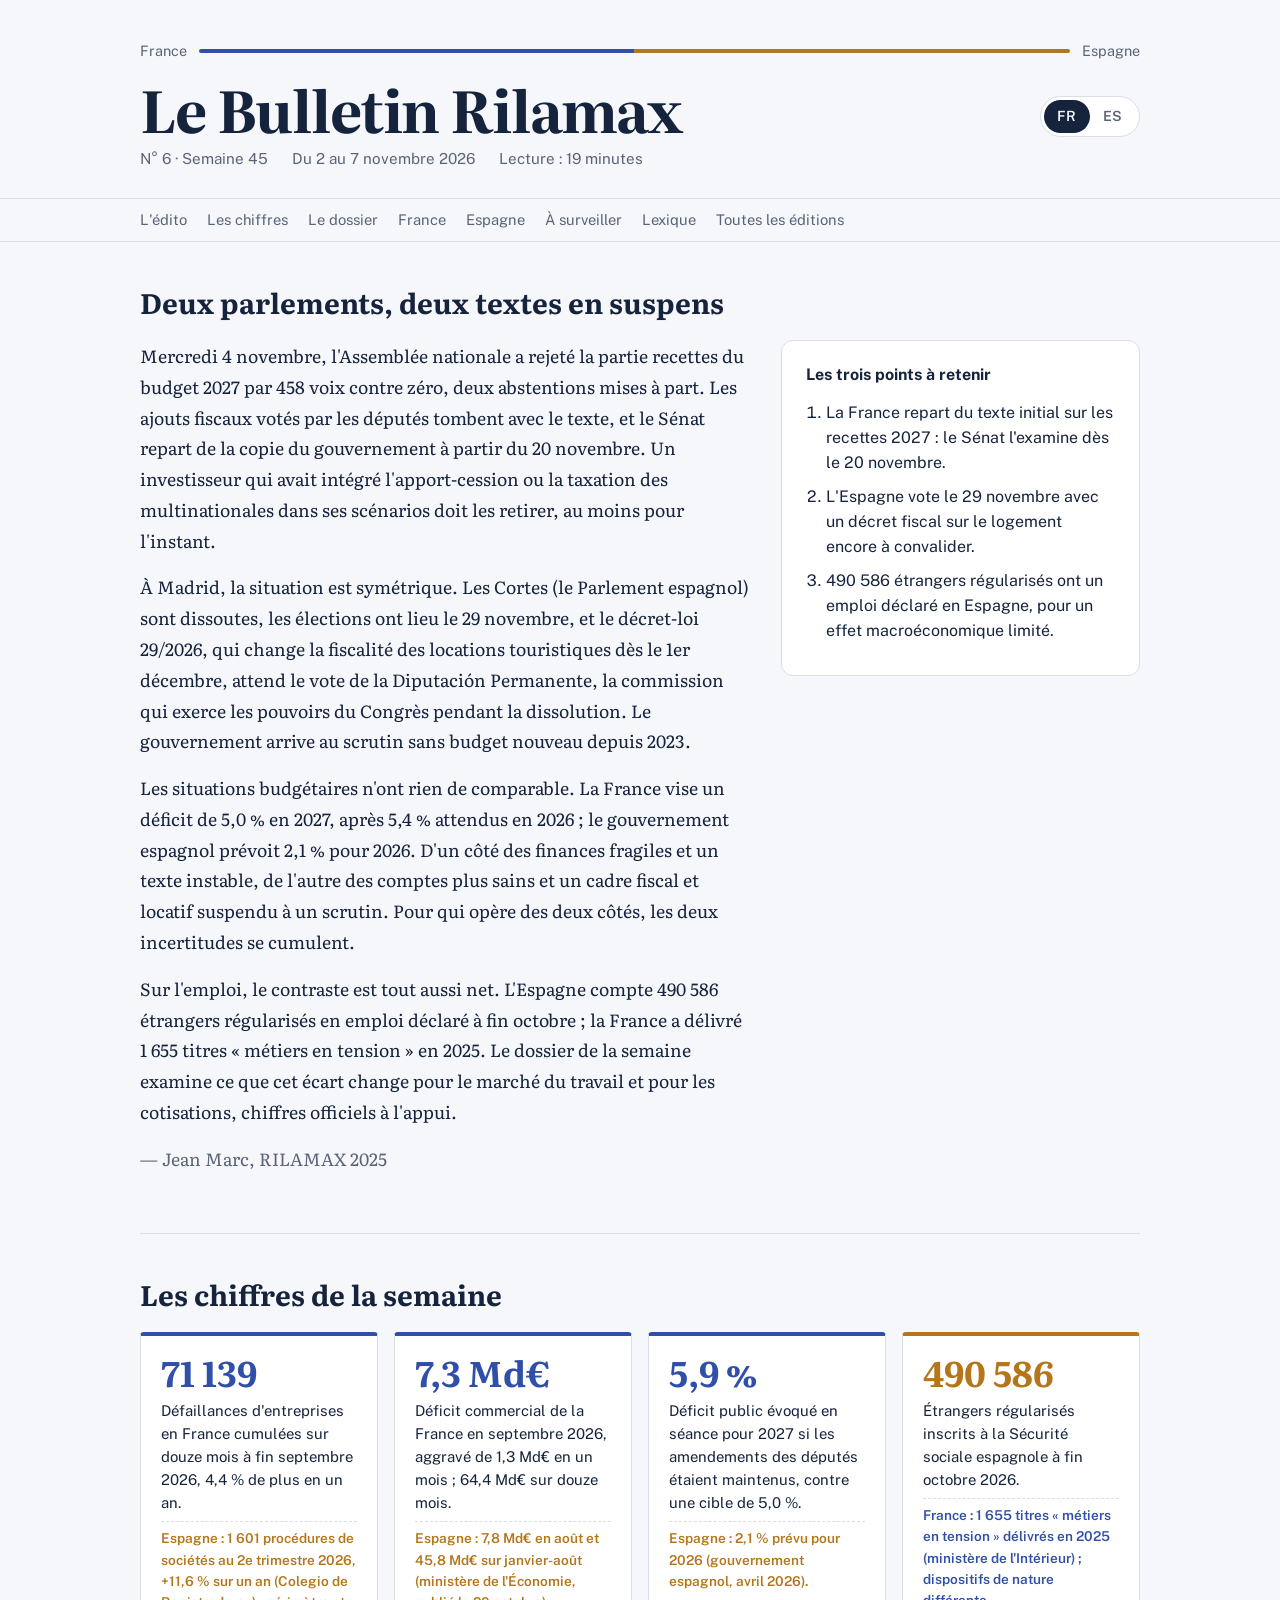
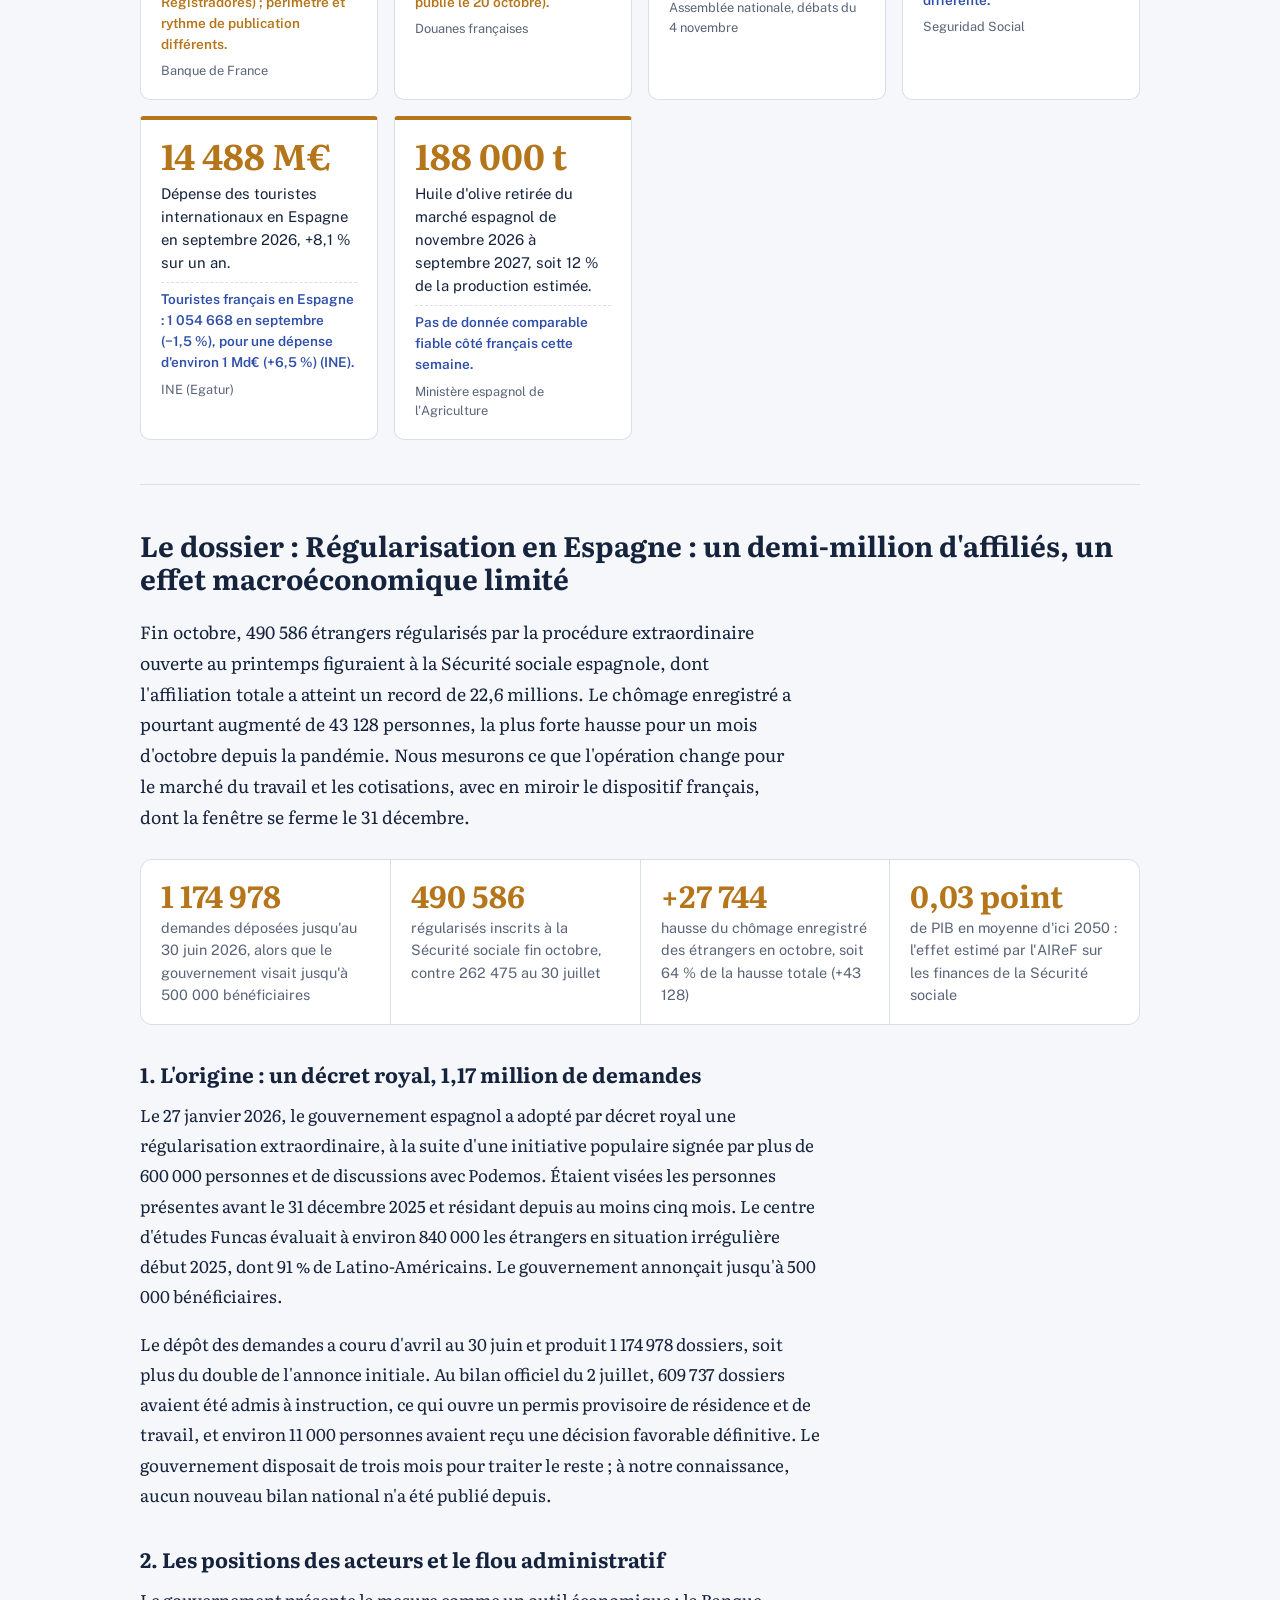
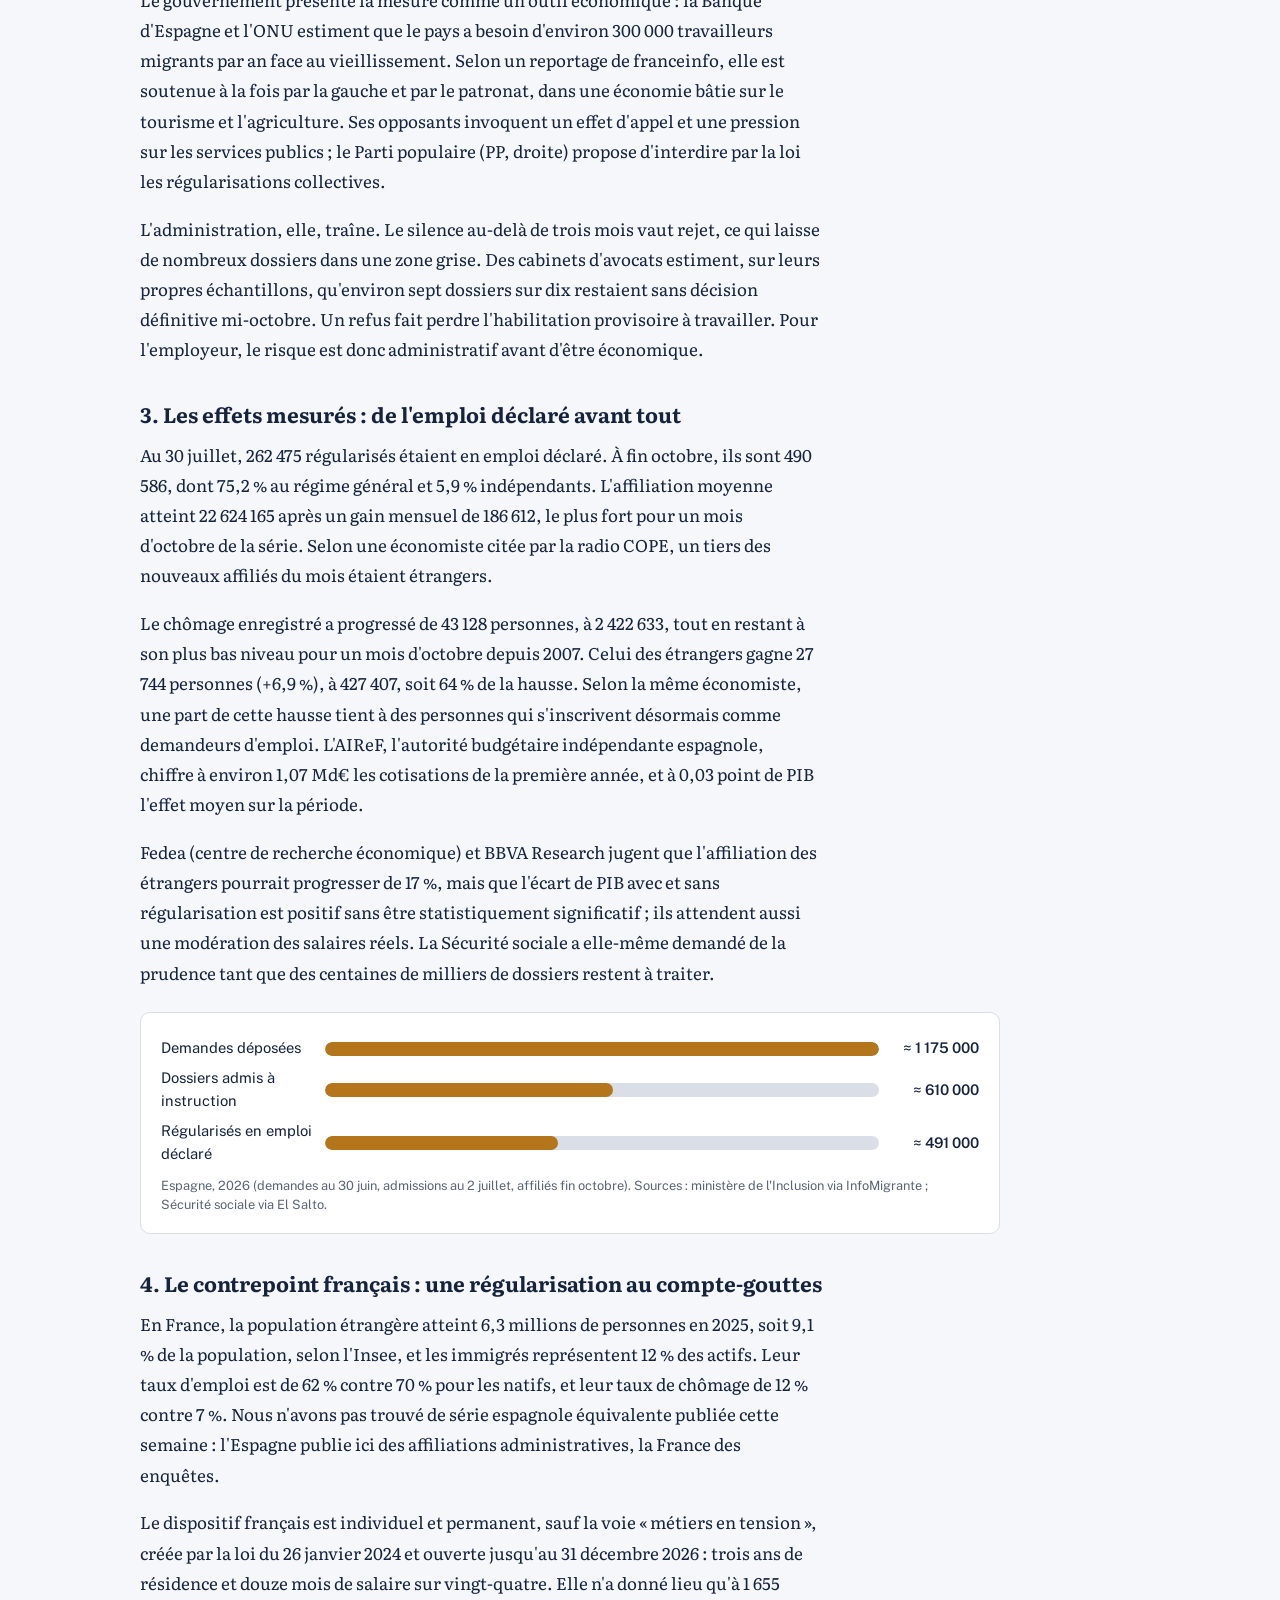
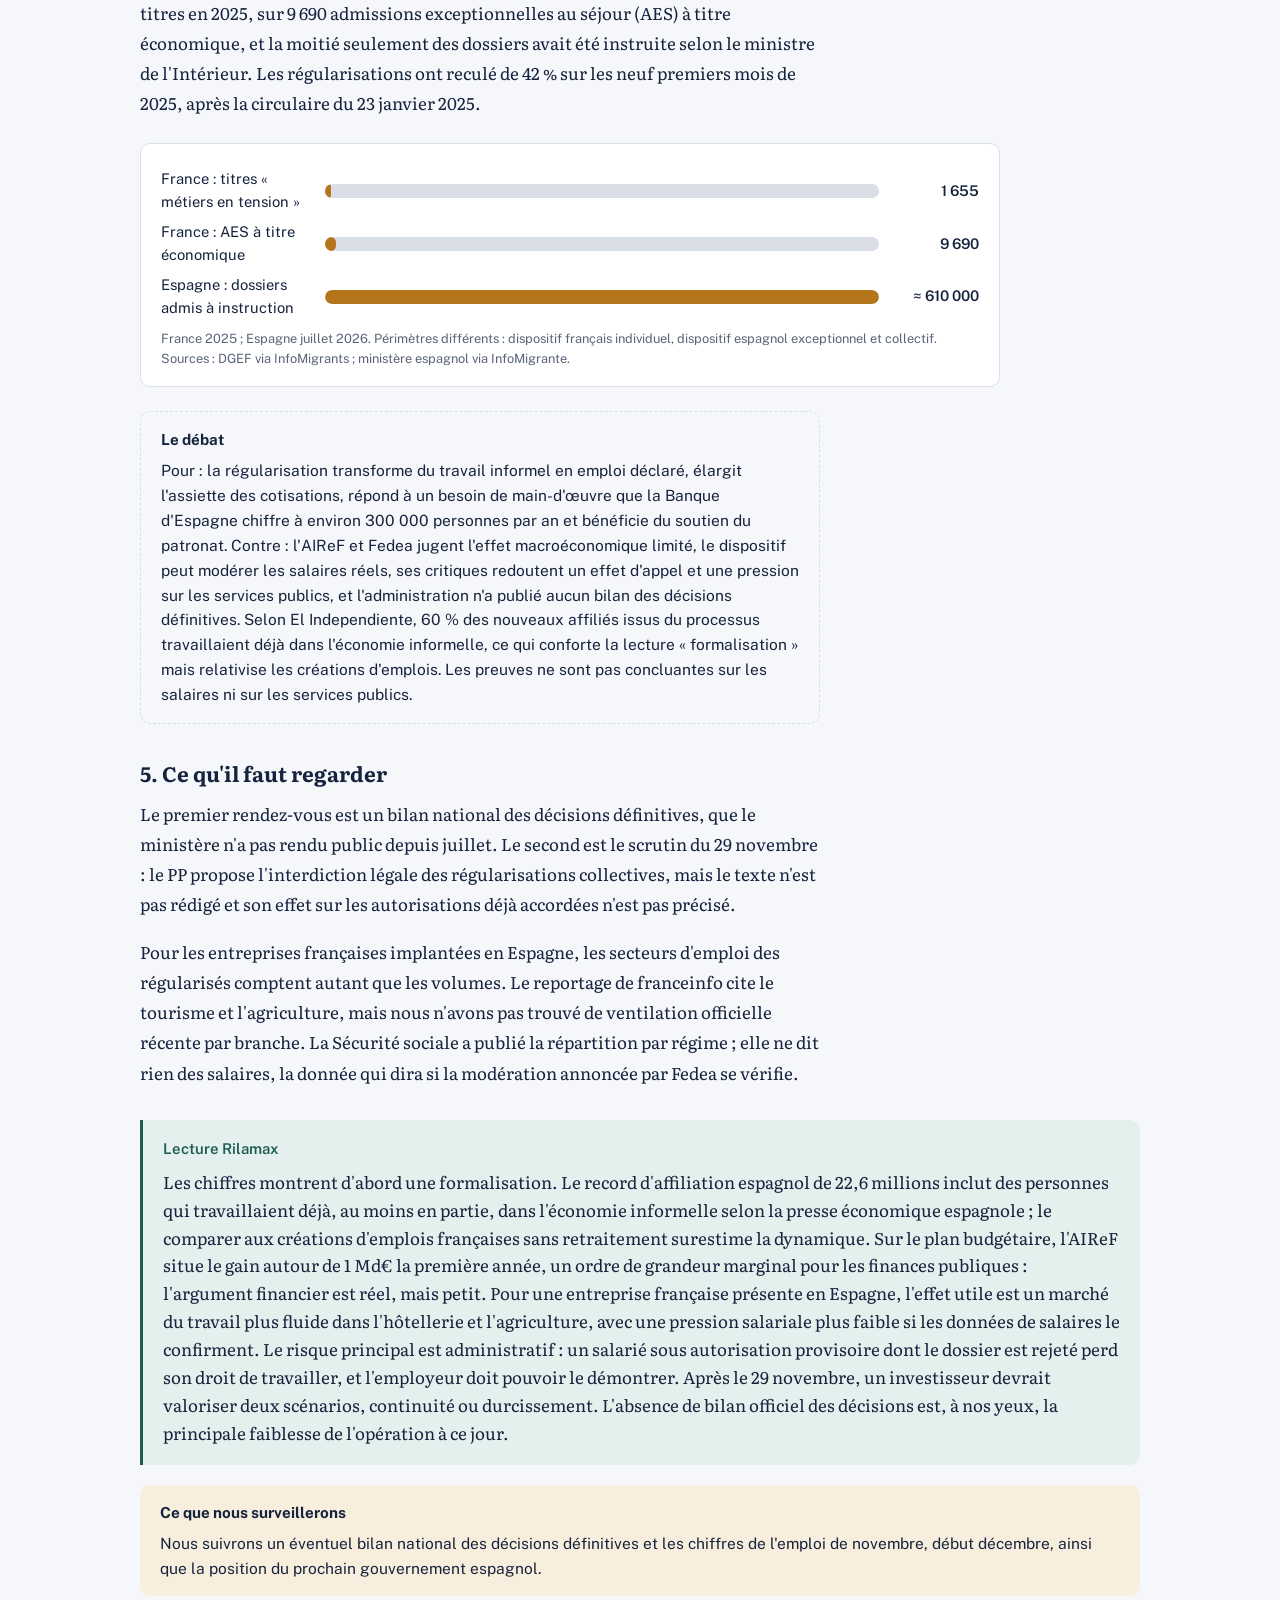
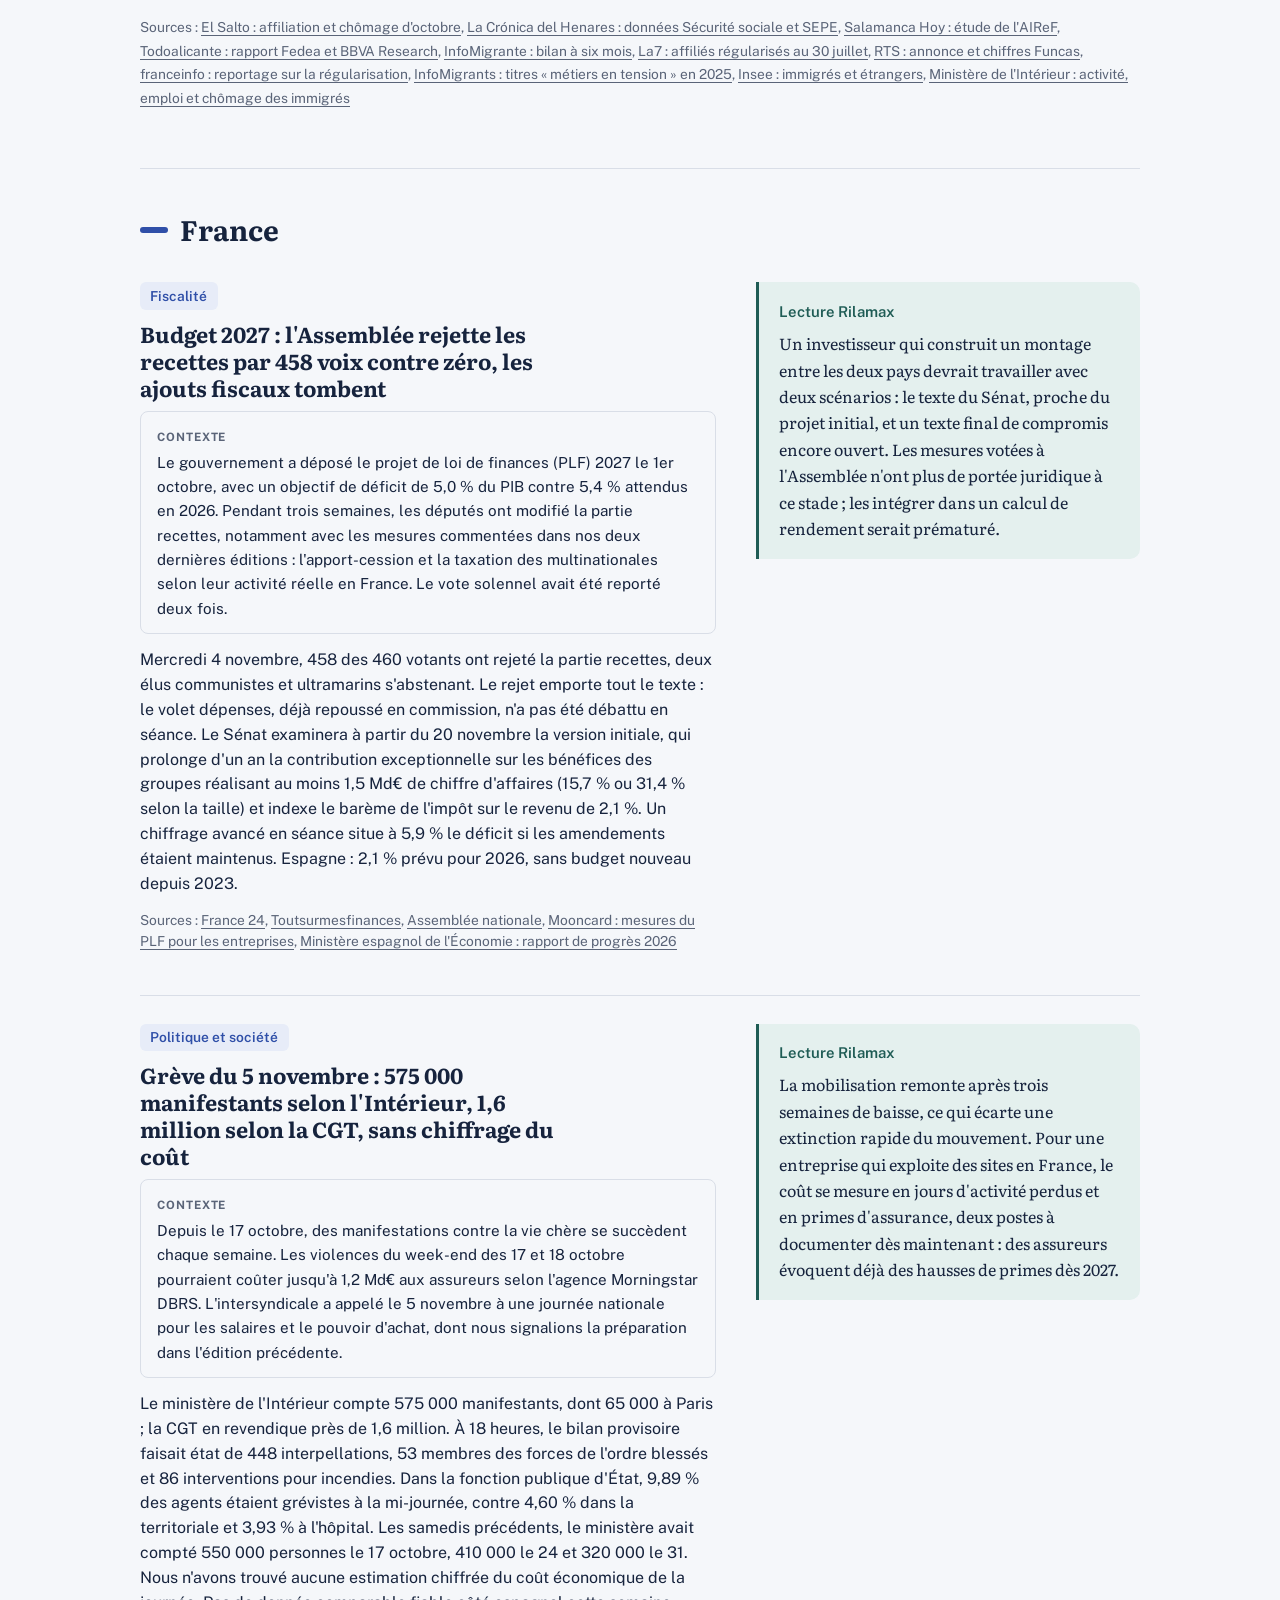
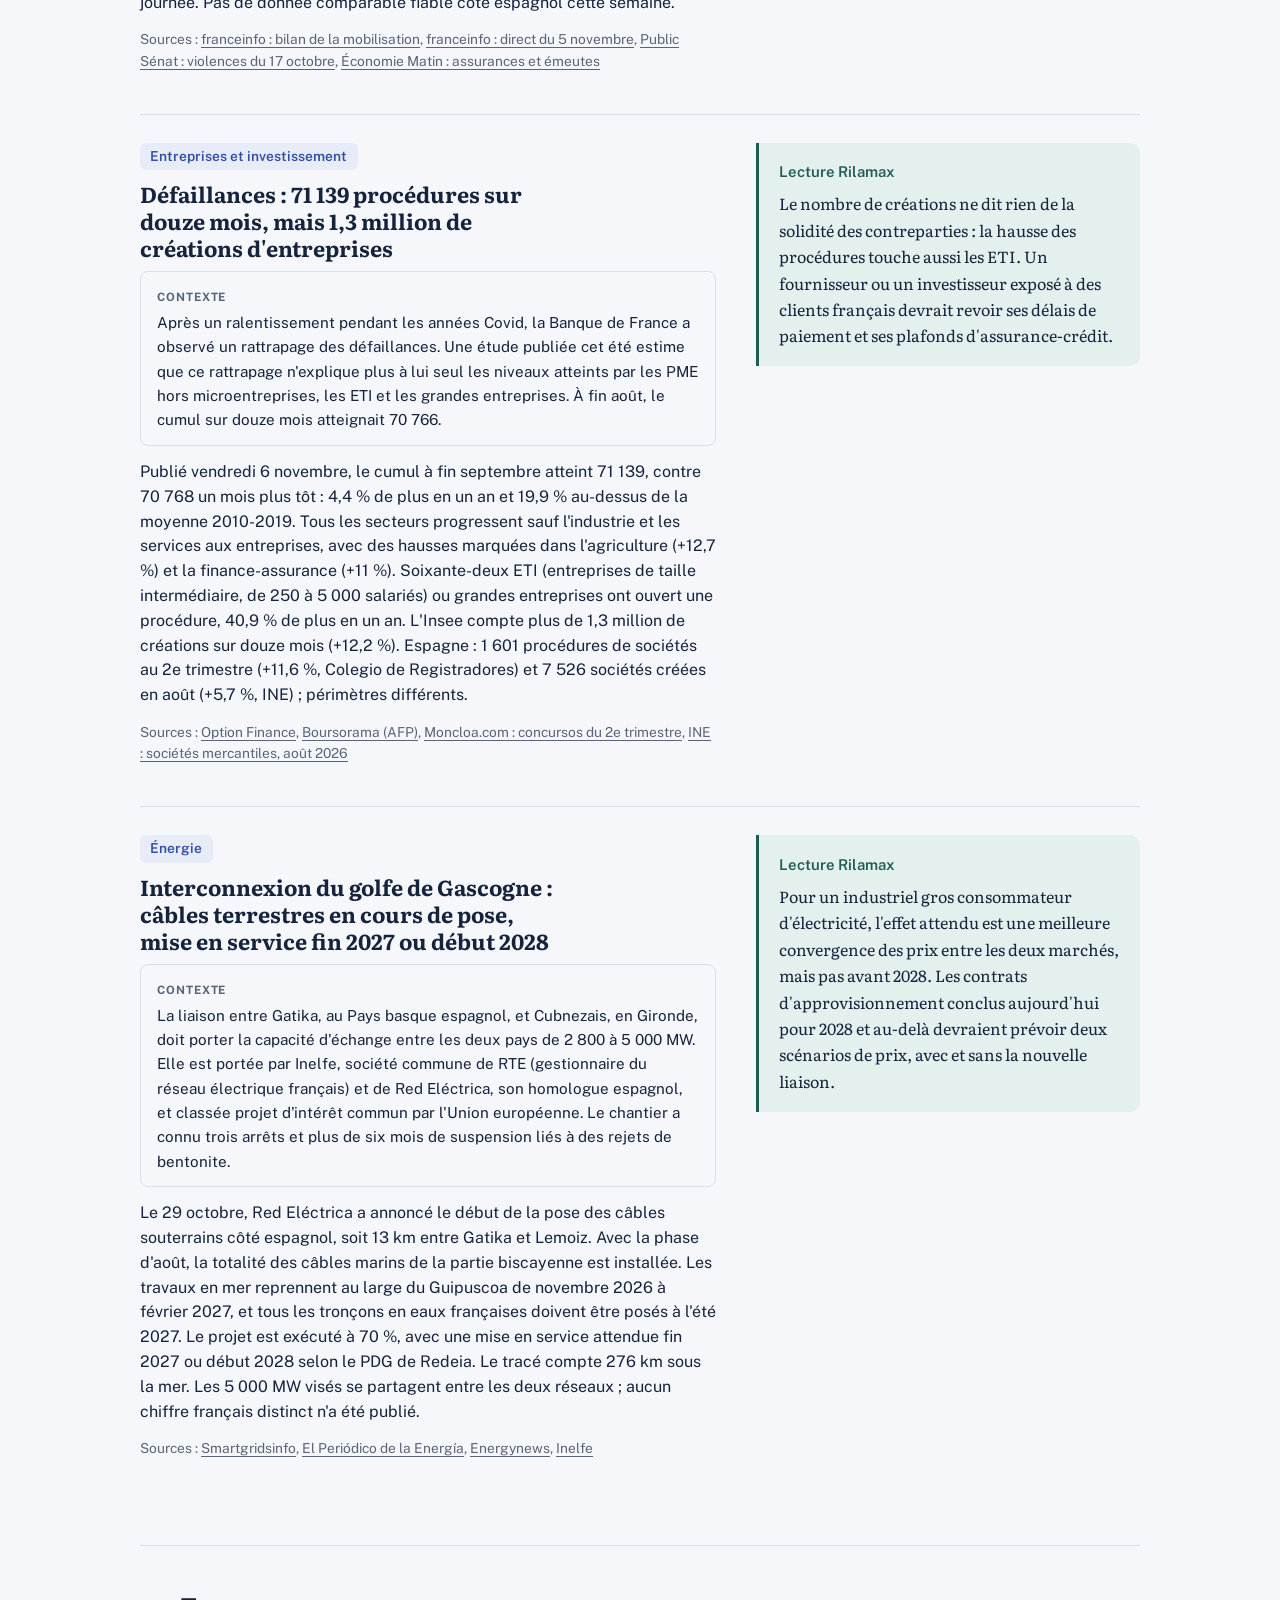
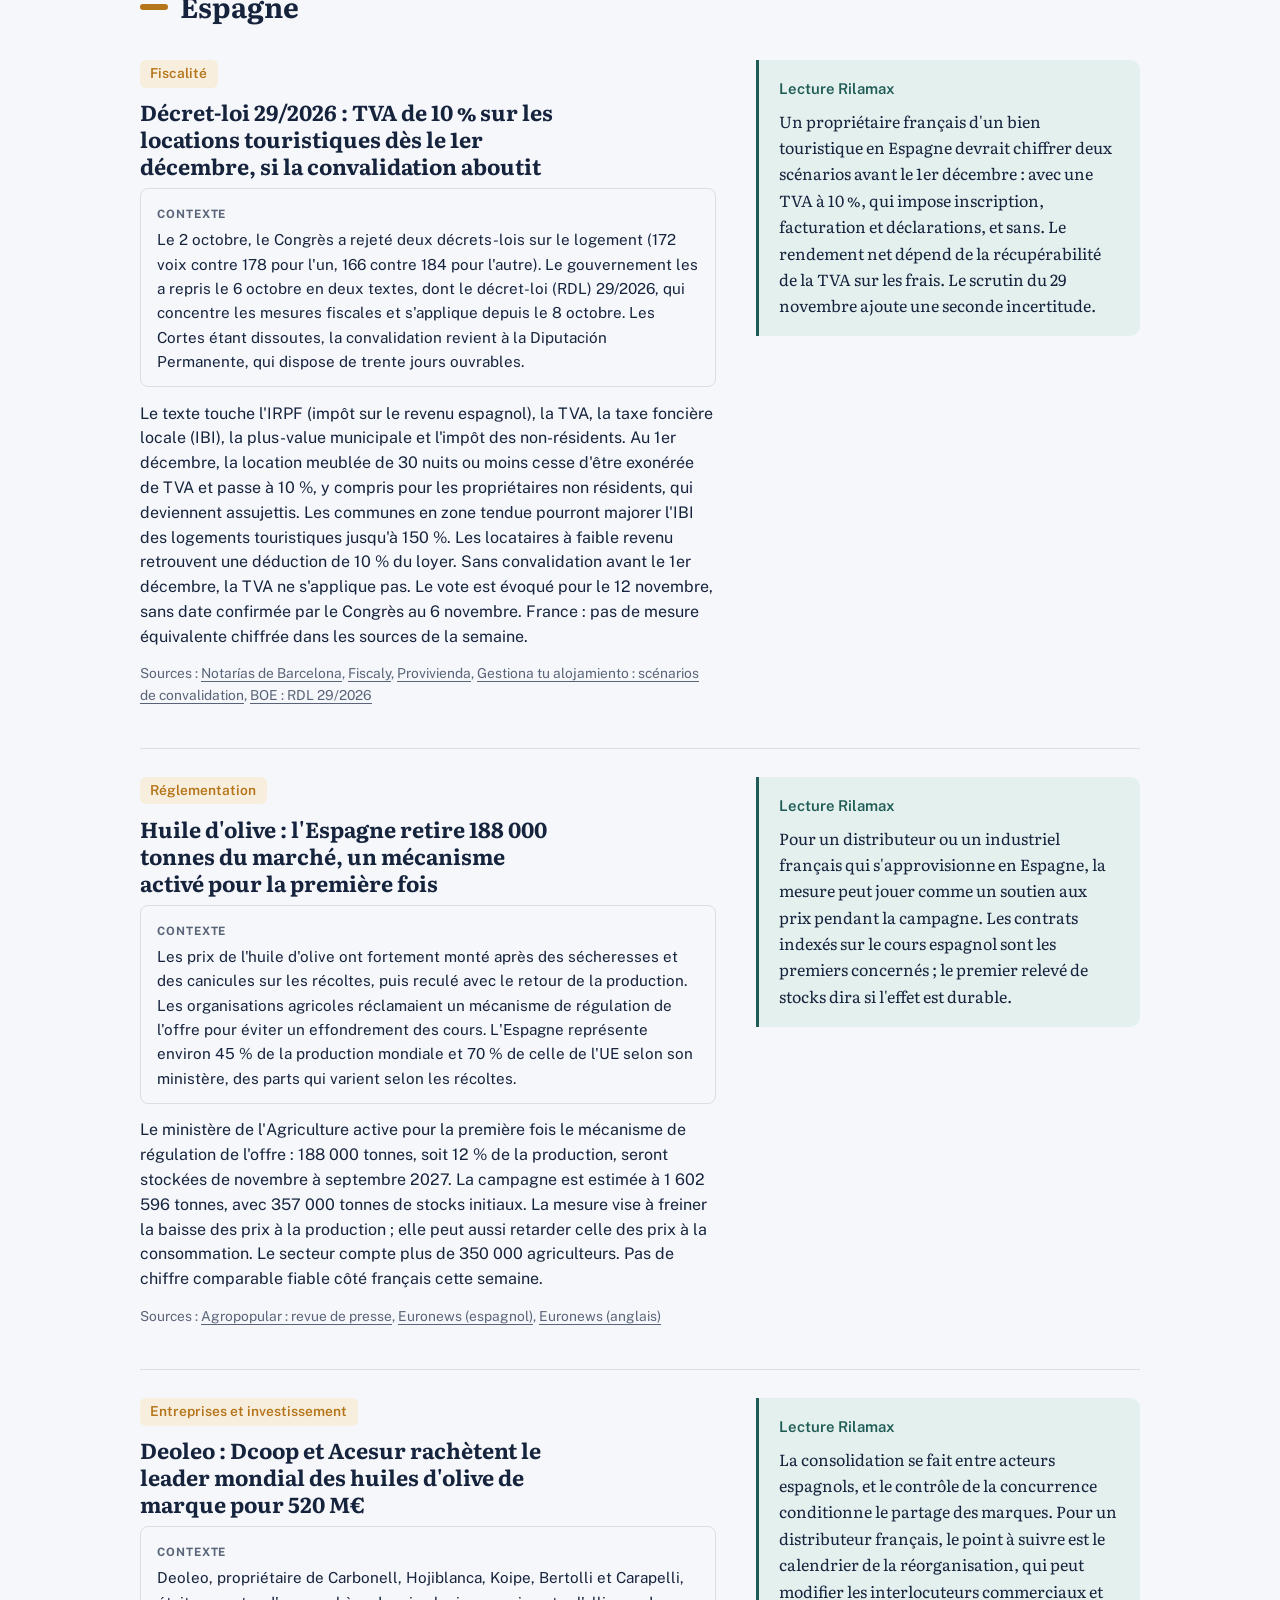
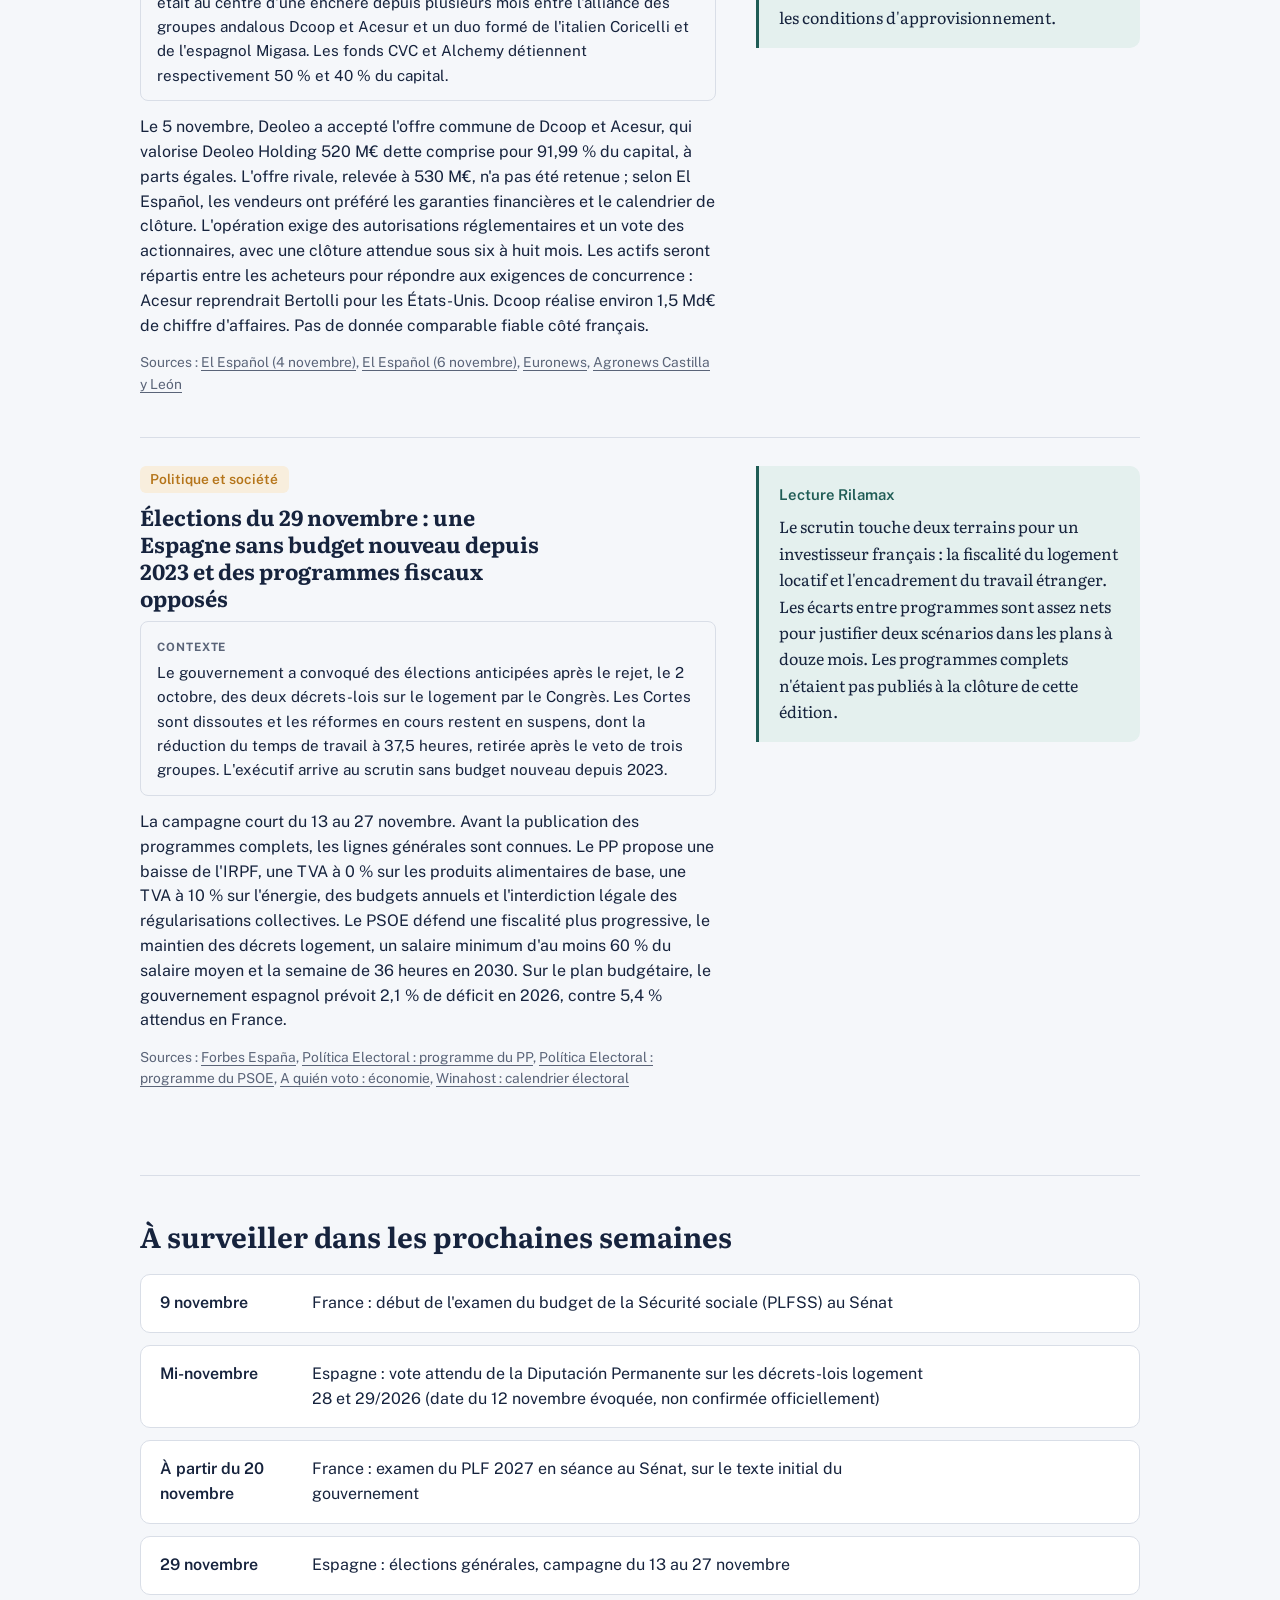
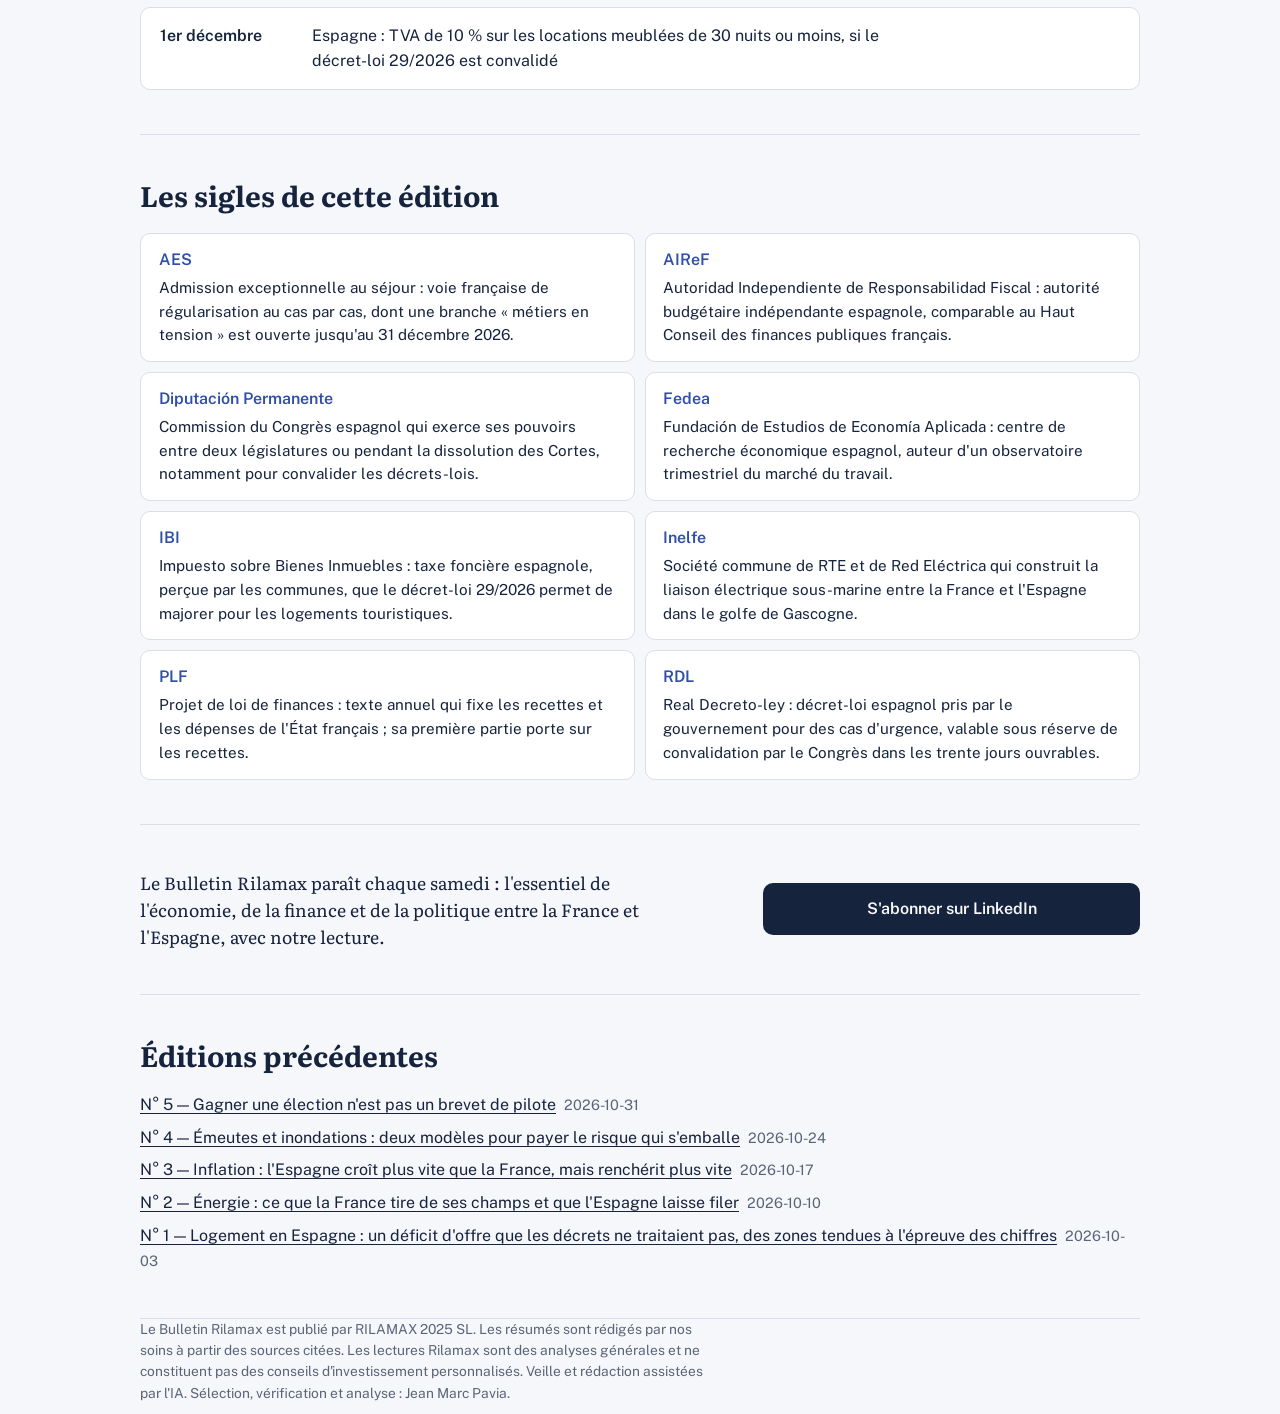
<file: site/ediciones/2026-11-07/index.html>
<!DOCTYPE html>
<html lang="fr">
<head>
<meta charset="utf-8">
<meta name="viewport" content="width=device-width, initial-scale=1, viewport-fit=cover">
<title>Le Bulletin Rilamax — N° 6</title>
<meta name="description" content="Régularisation en Espagne : un demi-million d&#39;affiliés, un effet macroéconomique limité">
<meta property="og:type" content="article">
<meta property="og:site_name" content="Le Bulletin Rilamax">
<meta property="og:title" content="Le Bulletin Rilamax N° 6 · Régularisation en Espagne : un demi-million d&#39;affiliés, un effet macroéconomique limité">
<meta property="og:description" content="Fin octobre, 490 586 étrangers régularisés par la procédure extraordinaire ouverte au printemps figuraient à la Sécurité sociale espagnole, dont l&#39;affiliation totale a atteint un record de 22,6 millions. Le chômage enregistré a pourtant augmenté de 43 128 personnes, la plus forte hausse pour un mois d&#39;octobre depuis la pandémie. Nous mesurons ce que l&#39;opération change pour le marché du travail et les cotisations, avec en miroir le dispositif français, dont la fenêtre se ferme le 31 décembre.">
<meta property="og:image" content="https://bulletin.rilamax.com/portada.png">
<meta property="og:url" content="https://bulletin.rilamax.com/ediciones/2026-11-07/">
<meta name="twitter:card" content="summary_large_image">
<link rel="preconnect" href="https://fonts.googleapis.com">
<link rel="preconnect" href="https://fonts.gstatic.com" crossorigin>
<link href="https://fonts.googleapis.com/css2?family=Literata:opsz,wght@7..72,400;7..72,600;7..72,700&family=Public+Sans:wght@400;500;600&display=swap" rel="stylesheet">
<style>

:root{
  --paper:#F5F7FA; --surface:#FFFFFF; --ink:#16233D; --muted:#5A6478; --rule:#D9DEE7;
  --fr:#2F4FA8; --fr-soft:#E7ECF8; --es:#B5751A; --es-soft:#F8EEDD;
  --note:#1F5C55; --note-soft:#E4F0EE;
  box-sizing:border-box;
  padding-top:env(safe-area-inset-top,0px); padding-bottom:env(safe-area-inset-bottom,0px);
}
@media (prefers-color-scheme:dark){
  :root:not([data-theme="light"]){
    --paper:#121A2B; --surface:#1A2438; --ink:#E8ECF3; --muted:#A3ADC0; --rule:#2E3A52;
    --fr:#8FA8F0; --fr-soft:#22305A; --es:#E5AE5C; --es-soft:#3A2D18;
    --note:#7FCBC0; --note-soft:#173532;
  }
}
:root[data-theme="dark"]{
  --paper:#121A2B; --surface:#1A2438; --ink:#E8ECF3; --muted:#A3ADC0; --rule:#2E3A52;
  --fr:#8FA8F0; --fr-soft:#22305A; --es:#E5AE5C; --es-soft:#3A2D18;
  --note:#7FCBC0; --note-soft:#173532;
}
*,*::before,*::after{box-sizing:inherit}
html{scroll-padding-top:calc(env(safe-area-inset-top,0px) + 64px);scroll-behavior:smooth}
@media (prefers-reduced-motion:reduce){html{scroll-behavior:auto}}
body{margin:0;background:var(--paper);color:var(--ink);font-family:"Public Sans",system-ui,-apple-system,"Segoe UI",sans-serif;font-size:16px;line-height:1.55}
a{color:inherit}
a:focus-visible{outline:2px solid var(--fr);outline-offset:3px;border-radius:4px}
.wrap{max-width:1040px;margin:0 auto;padding:0 1.25rem}
.serif{font-family:"Literata",Georgia,serif}

/* Masthead */
.mast{padding:2.5rem 0 1.75rem}
.bridge{display:flex;align-items:center;gap:.75rem;color:var(--muted);font-size:.9rem}
.bridge .line{flex:1;height:4px;border-radius:2px;background:linear-gradient(90deg,var(--fr) 0 50%,var(--es) 50% 100%)}
h1{font-family:"Literata",Georgia,serif;font-weight:700;font-size:clamp(2.2rem,6vw,3.6rem);line-height:1.05;letter-spacing:-.02em;margin:1rem 0 .5rem}
.meta{display:flex;flex-wrap:wrap;gap:.4rem 1.5rem;color:var(--muted);font-size:.95rem}

/* Sommaire */
.toc{position:sticky;top:0;z-index:5;background:var(--paper);border-top:1px solid var(--rule);border-bottom:1px solid var(--rule)}
.toc ul{list-style:none;margin:0;padding:.6rem 0;display:flex;gap:1.25rem;overflow-x:auto;white-space:nowrap;font-size:.92rem}
.toc a{text-decoration:none;color:var(--muted)}
.toc a:hover{color:var(--ink)}

section{padding:2.75rem 0;border-bottom:1px solid var(--rule)}
h2{font-family:"Literata",Georgia,serif;font-size:1.75rem;line-height:1.2;margin:0 0 1.25rem}
.lede{color:var(--muted);margin:-.75rem 0 1.5rem;max-width:62ch}

/* Edito */
.edito{display:grid;grid-template-columns:1fr;gap:2rem}
@media(min-width:780px){.edito{grid-template-columns:1.7fr 1fr}}
.edito .body p{font-family:"Literata",Georgia,serif;font-size:1.1rem;line-height:1.75;margin:0 0 1rem;max-width:62ch}
.edito .sign{font-size:.92rem;color:var(--muted)}
.keys{background:var(--surface);border:1px solid var(--rule);border-radius:12px;padding:1.4rem 1.5rem;align-self:start}
.keys h3{margin:0 0 .8rem;font-size:1rem}
.keys ol{margin:0;padding-left:1.2rem}
.keys li{margin:0 0 .6rem}

/* Chiffres */
.figs{display:grid;grid-template-columns:repeat(auto-fit,minmax(220px,1fr));gap:1rem}
.fig{background:var(--surface);border:1px solid var(--rule);border-top:4px solid var(--c);border-radius:4px 4px 10px 10px;padding:1.1rem 1.25rem}
.fig.fr{--c:var(--fr)} .fig.es{--c:var(--es)}
.fig strong{display:block;font-family:"Literata",Georgia,serif;font-size:2.2rem;line-height:1.05;color:var(--c)}
.fig span{display:block;margin-top:.5rem;font-size:.93rem}
.fig small{display:block;margin-top:.4rem;color:var(--muted);font-size:.8rem}

/* Dossier */
.dossier .intro{font-family:"Literata",Georgia,serif;font-size:1.1rem;line-height:1.75;max-width:66ch;margin:0 0 1.75rem}
.cols{display:grid;grid-template-columns:1fr;gap:1rem;margin-bottom:1.5rem}
@media(min-width:780px){.cols{grid-template-columns:repeat(3,1fr)}}
.col{background:var(--surface);border:1px solid var(--rule);border-radius:10px;padding:1.2rem 1.3rem}
.col h3{margin:0 0 .6rem;font-size:1.02rem}
.col ul{margin:0;padding-left:1.1rem}
.col li{margin:0 0 .55rem;font-size:.95rem}

/* Items */
.country-head{display:flex;align-items:center;gap:.75rem;margin:0 0 .5rem}
.country-head .bar{width:28px;height:6px;border-radius:3px;background:var(--c)}
.country-head.fr{--c:var(--fr)} .country-head.es{--c:var(--es)}
.item{display:grid;grid-template-columns:1fr;gap:1rem 2.5rem;padding:1.75rem 0;border-top:1px solid var(--rule)}
.item:first-of-type{border-top:0}
@media(min-width:780px){.item{grid-template-columns:1.5fr 1fr}}
.tag{display:inline-flex;align-items:center;gap:.5rem;font-size:.86rem;font-weight:600;padding:.2rem .65rem;border-radius:6px}
.tag.fr{background:var(--fr-soft);color:var(--fr)}
.tag.es{background:var(--es-soft);color:var(--es)}
.item h3{font-family:"Literata",Georgia,serif;font-size:1.35rem;line-height:1.25;margin:.7rem 0 .55rem;max-width:32ch}
.item .sum{margin:0 0 .8rem;max-width:62ch}
.src{font-size:.86rem;color:var(--muted)}
.src a{color:var(--muted);text-underline-offset:3px}
.lecture{align-self:start;background:var(--note-soft);border-left:3px solid var(--note);border-radius:0 10px 10px 0;padding:1.1rem 1.25rem}
.lecture h4{margin:0 0 .45rem;font-size:.93rem;font-weight:600;color:var(--note)}
.lecture p{margin:0;font-family:"Literata",Georgia,serif;font-size:1rem;line-height:1.65}

/* Agenda */
.agenda{list-style:none;margin:0;padding:0;display:grid;gap:.75rem}
.agenda li{display:grid;grid-template-columns:8.5rem 1fr;gap:1rem;background:var(--surface);border:1px solid var(--rule);border-radius:10px;padding:1rem 1.2rem}
@media(max-width:560px){.agenda li{grid-template-columns:1fr;gap:.25rem}}
.agenda .when{font-weight:600}
.agenda .what{max-width:62ch}

/* CTA + footer */
.cta{display:grid;grid-template-columns:1fr;gap:1.25rem;align-items:center}
@media(min-width:780px){.cta{grid-template-columns:1.6fr 1fr}}
.cta p{font-family:"Literata",Georgia,serif;font-size:1.1rem;margin:0;max-width:56ch}
.btn{display:inline-block;text-align:center;text-decoration:none;font-weight:600;background:var(--ink);color:var(--paper);padding:.85rem 1.3rem;border-radius:10px}
footer{padding:2rem 0 3rem;color:var(--muted);font-size:.86rem}
footer p{max-width:72ch;margin:0 0 .6rem}


.titlerow{display:flex;align-items:flex-end;justify-content:space-between;gap:1rem;flex-wrap:wrap}
.langs{display:inline-flex;border:1px solid var(--rule);border-radius:999px;padding:3px;background:var(--surface);margin-bottom:.6rem}
.langs button{font:inherit;font-size:.88rem;font-weight:600;border:0;background:transparent;color:var(--muted);padding:.35rem .85rem;border-radius:999px;cursor:pointer}
.langs button[aria-pressed="true"]{background:var(--ink);color:var(--paper)}
.langs button:focus-visible{outline:2px solid var(--fr);outline-offset:2px}
.edition[hidden]{display:none}

.dfigs{display:grid;grid-template-columns:repeat(auto-fit,minmax(200px,1fr));gap:1px;background:var(--rule);border:1px solid var(--rule);border-radius:12px;overflow:hidden;margin:0 0 2.25rem}
.dfigs div{background:var(--surface);padding:1.1rem 1.25rem}
.dfigs strong{display:block;font-family:"Literata",Georgia,serif;font-size:1.9rem;line-height:1.1;color:var(--es)}
.dfigs span{display:block;margin-top:.35rem;font-size:.9rem;color:var(--muted)}
.longform{max-width:none}
.longform>h3,.longform>p,.longform>.debate{max-width:68ch}
.longform>figure{max-width:860px}
.longform h3{font-family:"Literata",Georgia,serif;font-size:1.3rem;line-height:1.3;margin:2.25rem 0 .75rem}
.longform h3:first-child{margin-top:0}
.longform p{font-family:"Literata",Georgia,serif;font-size:1.06rem;line-height:1.78;margin:0 0 1.1rem}
.chart{margin:1.5rem 0;padding:1.1rem 1.25rem;background:var(--surface);border:1px solid var(--rule);border-radius:10px}
.bar-row{display:grid;grid-template-columns:9.5rem 1fr 5.5rem;align-items:center;gap:.75rem;margin:.45rem 0;font-size:.92rem}
.bar-row .bar{display:block;height:14px;border-radius:7px;background:#D9DEE7;background:var(--rule);overflow:hidden}
.bar-row .fill{display:block;height:14px;width:0;border-radius:7px;background:#B5751A;background:var(--es)}
.bar-row .fill.c-muted{background:#5A6478;background:var(--muted)}
.bar-row .fill.c-fr{background:#2F4FA8;background:var(--fr)}
.bar-row .val{font-weight:600;text-align:right}
.chart figcaption{margin-top:.6rem;font-size:.8rem;color:var(--muted)}
@media(max-width:560px){.bar-row{grid-template-columns:1fr auto}.bar-row .bar{grid-column:1/-1;order:3}}
.debate{margin:1.5rem 0;padding:1rem 1.25rem;border:1px dashed var(--rule);border-radius:10px}
.debate h4,.watch h4{margin:0 0 .4rem;font-size:.95rem}
.debate p,.watch p{margin:0;font-size:.97rem;font-family:"Public Sans",system-ui,sans-serif;line-height:1.6}
.dossier .lecture{margin-top:2rem;max-width:none}
.dossier .lecture p{font-size:1.06rem}
.watch{margin:1.25rem 0;padding:1rem 1.25rem;background:var(--es-soft);border-radius:10px}
.dossier .src{margin-top:1rem;line-height:1.7}

.archive ul{list-style:none;margin:0;padding:0;display:grid;gap:.5rem}
.archive a{text-underline-offset:3px}
.archive li span{color:var(--muted);font-size:.9rem;margin-left:.5rem}
.bar-row .fill.w1{width:1%}.bar-row .fill.w2{width:2%}.bar-row .fill.w3{width:3%}.bar-row .fill.w4{width:4%}.bar-row .fill.w5{width:5%}.bar-row .fill.w6{width:6%}.bar-row .fill.w7{width:7%}.bar-row .fill.w8{width:8%}.bar-row .fill.w9{width:9%}.bar-row .fill.w10{width:10%}.bar-row .fill.w11{width:11%}.bar-row .fill.w12{width:12%}.bar-row .fill.w13{width:13%}.bar-row .fill.w14{width:14%}.bar-row .fill.w15{width:15%}.bar-row .fill.w16{width:16%}.bar-row .fill.w17{width:17%}.bar-row .fill.w18{width:18%}.bar-row .fill.w19{width:19%}.bar-row .fill.w20{width:20%}.bar-row .fill.w21{width:21%}.bar-row .fill.w22{width:22%}.bar-row .fill.w23{width:23%}.bar-row .fill.w24{width:24%}.bar-row .fill.w25{width:25%}.bar-row .fill.w26{width:26%}.bar-row .fill.w27{width:27%}.bar-row .fill.w28{width:28%}.bar-row .fill.w29{width:29%}.bar-row .fill.w30{width:30%}.bar-row .fill.w31{width:31%}.bar-row .fill.w32{width:32%}.bar-row .fill.w33{width:33%}.bar-row .fill.w34{width:34%}.bar-row .fill.w35{width:35%}.bar-row .fill.w36{width:36%}.bar-row .fill.w37{width:37%}.bar-row .fill.w38{width:38%}.bar-row .fill.w39{width:39%}.bar-row .fill.w40{width:40%}.bar-row .fill.w41{width:41%}.bar-row .fill.w42{width:42%}.bar-row .fill.w43{width:43%}.bar-row .fill.w44{width:44%}.bar-row .fill.w45{width:45%}.bar-row .fill.w46{width:46%}.bar-row .fill.w47{width:47%}.bar-row .fill.w48{width:48%}.bar-row .fill.w49{width:49%}.bar-row .fill.w50{width:50%}.bar-row .fill.w51{width:51%}.bar-row .fill.w52{width:52%}.bar-row .fill.w53{width:53%}.bar-row .fill.w54{width:54%}.bar-row .fill.w55{width:55%}.bar-row .fill.w56{width:56%}.bar-row .fill.w57{width:57%}.bar-row .fill.w58{width:58%}.bar-row .fill.w59{width:59%}.bar-row .fill.w60{width:60%}.bar-row .fill.w61{width:61%}.bar-row .fill.w62{width:62%}.bar-row .fill.w63{width:63%}.bar-row .fill.w64{width:64%}.bar-row .fill.w65{width:65%}.bar-row .fill.w66{width:66%}.bar-row .fill.w67{width:67%}.bar-row .fill.w68{width:68%}.bar-row .fill.w69{width:69%}.bar-row .fill.w70{width:70%}.bar-row .fill.w71{width:71%}.bar-row .fill.w72{width:72%}.bar-row .fill.w73{width:73%}.bar-row .fill.w74{width:74%}.bar-row .fill.w75{width:75%}.bar-row .fill.w76{width:76%}.bar-row .fill.w77{width:77%}.bar-row .fill.w78{width:78%}.bar-row .fill.w79{width:79%}.bar-row .fill.w80{width:80%}.bar-row .fill.w81{width:81%}.bar-row .fill.w82{width:82%}.bar-row .fill.w83{width:83%}.bar-row .fill.w84{width:84%}.bar-row .fill.w85{width:85%}.bar-row .fill.w86{width:86%}.bar-row .fill.w87{width:87%}.bar-row .fill.w88{width:88%}.bar-row .fill.w89{width:89%}.bar-row .fill.w90{width:90%}.bar-row .fill.w91{width:91%}.bar-row .fill.w92{width:92%}.bar-row .fill.w93{width:93%}.bar-row .fill.w94{width:94%}.bar-row .fill.w95{width:95%}.bar-row .fill.w96{width:96%}.bar-row .fill.w97{width:97%}.bar-row .fill.w98{width:98%}.bar-row .fill.w99{width:99%}.bar-row .fill.w100{width:100%}

.glossary{margin:0;display:grid;grid-template-columns:1fr;gap:.6rem}
@media(min-width:780px){.glossary{grid-template-columns:1fr 1fr}}
.glossary div{background:var(--surface);border:1px solid var(--rule);border-radius:10px;padding:.9rem 1.1rem}
.glossary dt{font-weight:600;color:var(--fr);margin:0 0 .2rem}
.glossary dd{margin:0;font-size:.95rem;line-height:1.55}

.chart-t{margin:0 0 .7rem;font-weight:600;font-size:.95rem}
.bar-row .fill{transition:width 1.1s cubic-bezier(.2,.7,.2,1)}
.chart.pre .bar-row .fill,.chart.pre .seg{width:0 !important}
.mix-row{display:grid;grid-template-columns:6.5rem 1fr;align-items:center;gap:.75rem;margin:.55rem 0;font-size:.92rem}
.mix-bar{display:flex;height:30px;border-radius:7px;overflow:hidden;background:var(--rule)}
.seg{display:flex;align-items:center;justify-content:center;height:100%;width:0;color:#fff;font-style:normal;font-size:.75rem;font-weight:600;position:relative;transition:width 1.2s cubic-bezier(.2,.7,.2,1);cursor:default;outline:none}
.seg i{font-style:normal;white-space:nowrap;overflow:hidden}
.seg:hover,.seg:focus{filter:brightness(1.12)}
.mix-legend{display:flex;flex-wrap:wrap;gap:.4rem 1rem;margin-top:.75rem;font-size:.82rem;color:var(--muted)}
.mix-legend b{display:inline-block;width:.8rem;height:.8rem;border-radius:3px;margin-right:.35rem;vertical-align:-1px}
.k-nuclear{background:#6C4AB6}.k-fosil{background:#5A6478}.k-eolica{background:#2F8F83}.k-solar{background:#D9A21B}.k-hidro{background:#2F4FA8}.k-biomasa{background:#7A9A3A}.k-otros{background:#A3ADC0}
.mix .chart.pre .seg{width:0}
.seg[class*=" w"]{flex:none}
.seg.w1{width:1%}.seg.w2{width:2%}.seg.w3{width:3%}.seg.w4{width:4%}.seg.w5{width:5%}.seg.w6{width:6%}.seg.w7{width:7%}.seg.w8{width:8%}.seg.w9{width:9%}.seg.w10{width:10%}.seg.w11{width:11%}.seg.w12{width:12%}.seg.w13{width:13%}.seg.w14{width:14%}.seg.w15{width:15%}.seg.w16{width:16%}.seg.w17{width:17%}.seg.w18{width:18%}.seg.w19{width:19%}.seg.w20{width:20%}.seg.w21{width:21%}.seg.w22{width:22%}.seg.w23{width:23%}.seg.w24{width:24%}.seg.w25{width:25%}.seg.w26{width:26%}.seg.w27{width:27%}.seg.w28{width:28%}.seg.w29{width:29%}.seg.w30{width:30%}.seg.w31{width:31%}.seg.w32{width:32%}.seg.w33{width:33%}.seg.w34{width:34%}.seg.w35{width:35%}.seg.w36{width:36%}.seg.w37{width:37%}.seg.w38{width:38%}.seg.w39{width:39%}.seg.w40{width:40%}.seg.w41{width:41%}.seg.w42{width:42%}.seg.w43{width:43%}.seg.w44{width:44%}.seg.w45{width:45%}.seg.w46{width:46%}.seg.w47{width:47%}.seg.w48{width:48%}.seg.w49{width:49%}.seg.w50{width:50%}.seg.w51{width:51%}.seg.w52{width:52%}.seg.w53{width:53%}.seg.w54{width:54%}.seg.w55{width:55%}.seg.w56{width:56%}.seg.w57{width:57%}.seg.w58{width:58%}.seg.w59{width:59%}.seg.w60{width:60%}.seg.w61{width:61%}.seg.w62{width:62%}.seg.w63{width:63%}.seg.w64{width:64%}.seg.w65{width:65%}.seg.w66{width:66%}.seg.w67{width:67%}.seg.w68{width:68%}.seg.w69{width:69%}.seg.w70{width:70%}.seg.w71{width:71%}.seg.w72{width:72%}.seg.w73{width:73%}.seg.w74{width:74%}.seg.w75{width:75%}.seg.w76{width:76%}.seg.w77{width:77%}.seg.w78{width:78%}.seg.w79{width:79%}.seg.w80{width:80%}.seg.w81{width:81%}.seg.w82{width:82%}.seg.w83{width:83%}.seg.w84{width:84%}.seg.w85{width:85%}.seg.w86{width:86%}.seg.w87{width:87%}.seg.w88{width:88%}.seg.w89{width:89%}.seg.w90{width:90%}.seg.w91{width:91%}.seg.w92{width:92%}.seg.w93{width:93%}.seg.w94{width:94%}.seg.w95{width:95%}.seg.w96{width:96%}.seg.w97{width:97%}.seg.w98{width:98%}.seg.w99{width:99%}.seg.w100{width:100%}

.seg{cursor:pointer}
.seg.on{filter:brightness(1.18);box-shadow:inset 0 0 0 2px rgba(255,255,255,.85)}
.mix-info{margin:.7rem 0 0;padding:.5rem .75rem;border-radius:8px;background:var(--paper);font-size:.88rem;color:var(--muted);min-height:1.2em}
.mix-info.act{color:var(--ink);font-weight:600;background:var(--fr-soft)}
.cite{font-family:"Public Sans",system-ui,sans-serif;font-size:.78rem;color:var(--muted);white-space:normal}
.cite a{color:var(--muted);text-underline-offset:2px}
.illus{margin:1.6rem 0;padding:1.1rem 1.25rem;background:var(--surface);border:1px solid var(--rule);border-radius:10px}
.illus figcaption,.cmp figcaption{margin-top:.6rem;font-size:.8rem;color:var(--muted);font-family:"Public Sans",system-ui,sans-serif}
.cmp{margin:1.75rem 0;padding:1.1rem 1.25rem;background:var(--surface);border:1px solid var(--rule);border-radius:10px;max-width:none}
.cmp-wrap{overflow-x:auto}
.cmp table{width:100%;border-collapse:collapse;font-size:.88rem;font-family:"Public Sans",system-ui,sans-serif;min-width:560px}
.cmp th,.cmp td{text-align:left;padding:.55rem .6rem;border-bottom:1px solid var(--rule);vertical-align:top}
.cmp thead th{font-weight:600;color:var(--muted);font-size:.8rem;text-transform:uppercase;letter-spacing:.03em}
.cmp thead th:nth-child(2){color:var(--fr)}.cmp thead th:nth-child(3){color:var(--es)}
.cmp tbody th{font-weight:600}
.cmp td{white-space:nowrap}
.cmp td.src-cell{white-space:normal}
.cmp td.src-cell .cite{font-size:.75rem}
.longform .cmp,.longform .illus{max-width:none}

.mix-info{font-family:"Public Sans",system-ui,sans-serif !important;font-size:.88rem !important;line-height:1.5 !important}
.cmp td.src-cell{min-width:9rem}

.lecture p+p{margin-top:.8rem}

.ctx{margin:.2rem 0 .9rem;padding:.75rem 1rem;background:var(--paper);border:1px solid var(--rule);border-radius:8px;max-width:62ch}
.ctx-l{display:inline-block;font-size:.72rem;font-weight:700;letter-spacing:.08em;text-transform:uppercase;color:var(--muted);margin-bottom:.25rem}
.ctx p{margin:0;font-size:.95rem;line-height:1.6}
.fig .cmp-o{display:block;margin-top:.45rem;font-style:normal;font-size:.85rem;font-weight:600;padding-top:.4rem;border-top:1px dashed var(--rule)}
.fig .cmp-o.fr{color:var(--fr)}.fig .cmp-o.es{color:var(--es)}

</style>
</head>
<body>















<div class="edition" data-lang="fr" lang="fr">
<header class="mast">
  <div class="wrap">
    <div class="bridge"><span>France</span><span class="line" aria-hidden="true"></span><span>Espagne</span></div>
    <div class="titlerow">
      <h1>Le Bulletin Rilamax</h1>
      <div class="langs" role="group" aria-label="Langue"><button type="button" data-set="fr" aria-pressed="true">FR</button><button type="button" data-set="es" aria-pressed="false">ES</button></div>
    </div>
    <div class="meta"><span>N° 6 · Semaine 45</span><span>Du 2 au 7 novembre 2026</span><span>Lecture : 19 minutes</span></div>
  </div>
</header>

<nav class="toc" aria-label="Sommaire">
  <div class="wrap"><ul>
    <li><a href="#fr-edito">L&#39;édito</a></li>
    <li><a href="#fr-cifras">Les chiffres</a></li>
    <li><a href="#fr-dossier">Le dossier</a></li>
    <li><a href="#fr-fr">France</a></li>
    <li><a href="#fr-es">Espagne</a></li>
    <li><a href="#fr-agenda">À surveiller</a></li>
    <li><a href="#fr-glosario">Lexique</a></li>
    <li><a href="/archivo/?lang=fr">Toutes les éditions</a></li>
  </ul></div>
</nav>

<main class="wrap">
  <section id="fr-edito">
    <h2>Deux parlements, deux textes en suspens</h2>
    <div class="edito">
      <div class="body">
        <p>Mercredi 4 novembre, l&#39;Assemblée nationale a rejeté la partie recettes du budget 2027 par 458 voix contre zéro, deux abstentions mises à part. Les ajouts fiscaux votés par les députés tombent avec le texte, et le Sénat repart de la copie du gouvernement à partir du 20 novembre. Un investisseur qui avait intégré l&#39;apport-cession ou la taxation des multinationales dans ses scénarios doit les retirer, au moins pour l&#39;instant.</p><p>À Madrid, la situation est symétrique. Les Cortes (le Parlement espagnol) sont dissoutes, les élections ont lieu le 29 novembre, et le décret-loi 29/2026, qui change la fiscalité des locations touristiques dès le 1er décembre, attend le vote de la Diputación Permanente, la commission qui exerce les pouvoirs du Congrès pendant la dissolution. Le gouvernement arrive au scrutin sans budget nouveau depuis 2023.</p><p>Les situations budgétaires n&#39;ont rien de comparable. La France vise un déficit de 5,0 % en 2027, après 5,4 % attendus en 2026 ; le gouvernement espagnol prévoit 2,1 % pour 2026. D&#39;un côté des finances fragiles et un texte instable, de l&#39;autre des comptes plus sains et un cadre fiscal et locatif suspendu à un scrutin. Pour qui opère des deux côtés, les deux incertitudes se cumulent.</p><p>Sur l&#39;emploi, le contraste est tout aussi net. L&#39;Espagne compte 490 586 étrangers régularisés en emploi déclaré à fin octobre ; la France a délivré 1 655 titres « métiers en tension » en 2025. Le dossier de la semaine examine ce que cet écart change pour le marché du travail et pour les cotisations, chiffres officiels à l&#39;appui.</p>
        <p class="sign">— Jean Marc, RILAMAX 2025</p>
      </div>
      <aside class="keys">
        <h3>Les trois points à retenir</h3>
        <ol><li>La France repart du texte initial sur les recettes 2027 : le Sénat l&#39;examine dès le 20 novembre.</li><li>L&#39;Espagne vote le 29 novembre avec un décret fiscal sur le logement encore à convalider.</li><li>490 586 étrangers régularisés ont un emploi déclaré en Espagne, pour un effet macroéconomique limité.</li></ol>
      </aside>
    </div>
  </section>

  <section id="fr-cifras">
    <h2>Les chiffres de la semaine</h2>
    <div class="figs">
      <div class="fig fr"><strong>71 139</strong><span>Défaillances d&#39;entreprises en France cumulées sur douze mois à fin septembre 2026, 4,4 % de plus en un an.</span><em class="cmp-o es">Espagne : 1 601 procédures de sociétés au 2e trimestre 2026, +11,6 % sur un an (Colegio de Registradores) ; périmètre et rythme de publication différents.</em><small>Banque de France</small></div><div class="fig fr"><strong>7,3 Md€</strong><span>Déficit commercial de la France en septembre 2026, aggravé de 1,3 Md€ en un mois ; 64,4 Md€ sur douze mois.</span><em class="cmp-o es">Espagne : 7,8 Md€ en août et 45,8 Md€ sur janvier-août (ministère de l&#39;Économie, publié le 20 octobre).</em><small>Douanes françaises</small></div><div class="fig fr"><strong>5,9 %</strong><span>Déficit public évoqué en séance pour 2027 si les amendements des députés étaient maintenus, contre une cible de 5,0 %.</span><em class="cmp-o es">Espagne : 2,1 % prévu pour 2026 (gouvernement espagnol, avril 2026).</em><small>Assemblée nationale, débats du 4 novembre</small></div><div class="fig es"><strong>490 586</strong><span>Étrangers régularisés inscrits à la Sécurité sociale espagnole à fin octobre 2026.</span><em class="cmp-o fr">France : 1 655 titres « métiers en tension » délivrés en 2025 (ministère de l&#39;Intérieur) ; dispositifs de nature différente.</em><small>Seguridad Social</small></div><div class="fig es"><strong>14 488 M€</strong><span>Dépense des touristes internationaux en Espagne en septembre 2026, +8,1 % sur un an.</span><em class="cmp-o fr">Touristes français en Espagne : 1 054 668 en septembre (−1,5 %), pour une dépense d&#39;environ 1 Md€ (+6,5 %) (INE).</em><small>INE (Egatur)</small></div><div class="fig es"><strong>188 000 t</strong><span>Huile d&#39;olive retirée du marché espagnol de novembre 2026 à septembre 2027, soit 12 % de la production estimée.</span><em class="cmp-o fr">Pas de donnée comparable fiable côté français cette semaine.</em><small>Ministère espagnol de l&#39;Agriculture</small></div>
    </div>
  </section>

  
  <section id="fr-dossier" class="dossier">
    <h2>Le dossier : Régularisation en Espagne : un demi-million d&#39;affiliés, un effet macroéconomique limité</h2>
    <p class="intro">Fin octobre, 490 586 étrangers régularisés par la procédure extraordinaire ouverte au printemps figuraient à la Sécurité sociale espagnole, dont l&#39;affiliation totale a atteint un record de 22,6 millions. Le chômage enregistré a pourtant augmenté de 43 128 personnes, la plus forte hausse pour un mois d&#39;octobre depuis la pandémie. Nous mesurons ce que l&#39;opération change pour le marché du travail et les cotisations, avec en miroir le dispositif français, dont la fenêtre se ferme le 31 décembre.</p>
    <div class="dfigs"><div><strong>1 174 978</strong><span>demandes déposées jusqu&#39;au 30 juin 2026, alors que le gouvernement visait jusqu&#39;à 500 000 bénéficiaires</span></div><div><strong>490 586</strong><span>régularisés inscrits à la Sécurité sociale fin octobre, contre 262 475 au 30 juillet</span></div><div><strong>+27 744</strong><span>hausse du chômage enregistré des étrangers en octobre, soit 64 % de la hausse totale (+43 128)</span></div><div><strong>0,03 point</strong><span>de PIB en moyenne d&#39;ici 2050 : l&#39;effet estimé par l&#39;AIReF sur les finances de la Sécurité sociale</span></div></div>
    <div class="longform">
      
        
        <h3>1. L&#39;origine : un décret royal, 1,17 million de demandes</h3>
        <p>Le 27 janvier 2026, le gouvernement espagnol a adopté par décret royal une régularisation extraordinaire, à la suite d&#39;une initiative populaire signée par plus de 600 000 personnes et de discussions avec Podemos. Étaient visées les personnes présentes avant le 31 décembre 2025 et résidant depuis au moins cinq mois. Le centre d&#39;études Funcas évaluait à environ 840 000 les étrangers en situation irrégulière début 2025, dont 91 % de Latino-Américains. Le gouvernement annonçait jusqu&#39;à 500 000 bénéficiaires.</p><p>Le dépôt des demandes a couru d&#39;avril au 30 juin et produit 1 174 978 dossiers, soit plus du double de l&#39;annonce initiale. Au bilan officiel du 2 juillet, 609 737 dossiers avaient été admis à instruction, ce qui ouvre un permis provisoire de résidence et de travail, et environ 11 000 personnes avaient reçu une décision favorable définitive. Le gouvernement disposait de trois mois pour traiter le reste ; à notre connaissance, aucun nouveau bilan national n&#39;a été publié depuis.</p>
        
        
        
      
        
        <h3>2. Les positions des acteurs et le flou administratif</h3>
        <p>Le gouvernement présente la mesure comme un outil économique : la Banque d&#39;Espagne et l&#39;ONU estiment que le pays a besoin d&#39;environ 300 000 travailleurs migrants par an face au vieillissement. Selon un reportage de franceinfo, elle est soutenue à la fois par la gauche et par le patronat, dans une économie bâtie sur le tourisme et l&#39;agriculture. Ses opposants invoquent un effet d&#39;appel et une pression sur les services publics ; le Parti populaire (PP, droite) propose d&#39;interdire par la loi les régularisations collectives.</p><p>L&#39;administration, elle, traîne. Le silence au-delà de trois mois vaut rejet, ce qui laisse de nombreux dossiers dans une zone grise. Des cabinets d&#39;avocats estiment, sur leurs propres échantillons, qu&#39;environ sept dossiers sur dix restaient sans décision définitive mi-octobre. Un refus fait perdre l&#39;habilitation provisoire à travailler. Pour l&#39;employeur, le risque est donc administratif avant d&#39;être économique.</p>
        
        
        
      
        
        <h3>3. Les effets mesurés : de l&#39;emploi déclaré avant tout</h3>
        <p>Au 30 juillet, 262 475 régularisés étaient en emploi déclaré. À fin octobre, ils sont 490 586, dont 75,2 % au régime général et 5,9 % indépendants. L&#39;affiliation moyenne atteint 22 624 165 après un gain mensuel de 186 612, le plus fort pour un mois d&#39;octobre de la série. Selon une économiste citée par la radio COPE, un tiers des nouveaux affiliés du mois étaient étrangers.</p><p>Le chômage enregistré a progressé de 43 128 personnes, à 2 422 633, tout en restant à son plus bas niveau pour un mois d&#39;octobre depuis 2007. Celui des étrangers gagne 27 744 personnes (+6,9 %), à 427 407, soit 64 % de la hausse. Selon la même économiste, une part de cette hausse tient à des personnes qui s&#39;inscrivent désormais comme demandeurs d&#39;emploi. L&#39;AIReF, l&#39;autorité budgétaire indépendante espagnole, chiffre à environ 1,07 Md€ les cotisations de la première année, et à 0,03 point de PIB l&#39;effet moyen sur la période.</p><p>Fedea (centre de recherche économique) et BBVA Research jugent que l&#39;affiliation des étrangers pourrait progresser de 17 %, mais que l&#39;écart de PIB avec et sans régularisation est positif sans être statistiquement significatif ; ils attendent aussi une modération des salaires réels. La Sécurité sociale a elle-même demandé de la prudence tant que des centaines de milliers de dossiers restent à traiter.</p>
        
<figure class="chart" aria-label="Trois barres : demandes déposées, dossiers admis à instruction, régularisés en emploi déclaré">
  
  <div class="bar-row"><span class="lbl">Demandes déposées</span><span class="bar"><span class="fill w100 c-es"></span></span><span class="val">≈ 1 175 000</span></div><div class="bar-row"><span class="lbl">Dossiers admis à instruction</span><span class="bar"><span class="fill w52 c-es"></span></span><span class="val">≈ 610 000</span></div><div class="bar-row"><span class="lbl">Régularisés en emploi déclaré</span><span class="bar"><span class="fill w42 c-es"></span></span><span class="val">≈ 491 000</span></div>
  <figcaption>Espagne, 2026 (demandes au 30 juin, admissions au 2 juillet, affiliés fin octobre). Sources : ministère de l&#39;Inclusion via InfoMigrante ; Sécurité sociale via El Salto.</figcaption>
</figure>

        
        
      
        
        <h3>4. Le contrepoint français : une régularisation au compte-gouttes</h3>
        <p>En France, la population étrangère atteint 6,3 millions de personnes en 2025, soit 9,1 % de la population, selon l&#39;Insee, et les immigrés représentent 12 % des actifs. Leur taux d&#39;emploi est de 62 % contre 70 % pour les natifs, et leur taux de chômage de 12 % contre 7 %. Nous n&#39;avons pas trouvé de série espagnole équivalente publiée cette semaine : l&#39;Espagne publie ici des affiliations administratives, la France des enquêtes.</p><p>Le dispositif français est individuel et permanent, sauf la voie « métiers en tension », créée par la loi du 26 janvier 2024 et ouverte jusqu&#39;au 31 décembre 2026 : trois ans de résidence et douze mois de salaire sur vingt-quatre. Elle n&#39;a donné lieu qu&#39;à 1 655 titres en 2025, sur 9 690 admissions exceptionnelles au séjour (AES) à titre économique, et la moitié seulement des dossiers avait été instruite selon le ministre de l&#39;Intérieur. Les régularisations ont reculé de 42 % sur les neuf premiers mois de 2025, après la circulaire du 23 janvier 2025.</p>
        
<figure class="chart" aria-label="Admissions au séjour : France et Espagne">
  
  <div class="bar-row"><span class="lbl">France : titres « métiers en tension »</span><span class="bar"><span class="fill w1 c-es"></span></span><span class="val">1 655</span></div><div class="bar-row"><span class="lbl">France : AES à titre économique</span><span class="bar"><span class="fill w2 c-es"></span></span><span class="val">9 690</span></div><div class="bar-row"><span class="lbl">Espagne : dossiers admis à instruction</span><span class="bar"><span class="fill w100 c-es"></span></span><span class="val">≈ 610 000</span></div>
  <figcaption>France 2025 ; Espagne juillet 2026. Périmètres différents : dispositif français individuel, dispositif espagnol exceptionnel et collectif. Sources : DGEF via InfoMigrants ; ministère espagnol via InfoMigrante.</figcaption>
</figure>

        
        
        <div class="debate"><h4>Le débat</h4><p>Pour : la régularisation transforme du travail informel en emploi déclaré, élargit l&#39;assiette des cotisations, répond à un besoin de main-d&#39;œuvre que la Banque d&#39;Espagne chiffre à environ 300 000 personnes par an et bénéficie du soutien du patronat. Contre : l&#39;AIReF et Fedea jugent l&#39;effet macroéconomique limité, le dispositif peut modérer les salaires réels, ses critiques redoutent un effet d&#39;appel et une pression sur les services publics, et l&#39;administration n&#39;a publié aucun bilan des décisions définitives. Selon El Independiente, 60 % des nouveaux affiliés issus du processus travaillaient déjà dans l&#39;économie informelle, ce qui conforte la lecture « formalisation » mais relativise les créations d&#39;emplois. Les preuves ne sont pas concluantes sur les salaires ni sur les services publics.</p></div>
        
      
        
        <h3>5. Ce qu&#39;il faut regarder</h3>
        <p>Le premier rendez-vous est un bilan national des décisions définitives, que le ministère n&#39;a pas rendu public depuis juillet. Le second est le scrutin du 29 novembre : le PP propose l&#39;interdiction légale des régularisations collectives, mais le texte n&#39;est pas rédigé et son effet sur les autorisations déjà accordées n&#39;est pas précisé.</p><p>Pour les entreprises françaises implantées en Espagne, les secteurs d&#39;emploi des régularisés comptent autant que les volumes. Le reportage de franceinfo cite le tourisme et l&#39;agriculture, mais nous n&#39;avons pas trouvé de ventilation officielle récente par branche. La Sécurité sociale a publié la répartition par régime ; elle ne dit rien des salaires, la donnée qui dira si la modération annoncée par Fedea se vérifie.</p>
        
        
        
      
    </div>
    <aside class="lecture"><h4>Lecture Rilamax</h4><p>Les chiffres montrent d&#39;abord une formalisation. Le record d&#39;affiliation espagnol de 22,6 millions inclut des personnes qui travaillaient déjà, au moins en partie, dans l&#39;économie informelle selon la presse économique espagnole ; le comparer aux créations d&#39;emplois françaises sans retraitement surestime la dynamique. Sur le plan budgétaire, l&#39;AIReF situe le gain autour de 1 Md€ la première année, un ordre de grandeur marginal pour les finances publiques : l&#39;argument financier est réel, mais petit. Pour une entreprise française présente en Espagne, l&#39;effet utile est un marché du travail plus fluide dans l&#39;hôtellerie et l&#39;agriculture, avec une pression salariale plus faible si les données de salaires le confirment. Le risque principal est administratif : un salarié sous autorisation provisoire dont le dossier est rejeté perd son droit de travailler, et l&#39;employeur doit pouvoir le démontrer. Après le 29 novembre, un investisseur devrait valoriser deux scénarios, continuité ou durcissement. L&#39;absence de bilan officiel des décisions est, à nos yeux, la principale faiblesse de l&#39;opération à ce jour.</p></aside>
    <div class="watch"><h4>Ce que nous surveillerons</h4><p>Nous suivrons un éventuel bilan national des décisions définitives et les chiffres de l&#39;emploi de novembre, début décembre, ainsi que la position du prochain gouvernement espagnol.</p></div>
    <p class="src">Sources : <a href="https://www.elsaltodiario.com/desempleo/afiliacion-bate-nuevo-record-octubre-impulsado-regularizacion-paro-sube-43-128-personas" target="_blank" rel="noopener">El Salto : affiliation et chômage d&#39;octobre</a>, <a href="https://www.cronicadelhenares.com/2026/11/octubre-2026-record-afiliados-sube-paro-regularizacion.html" target="_blank" rel="noopener">La Crónica del Henares : données Sécurité sociale et SEPE</a>, <a href="https://www.salamancahoy.es/economia/pensiones/regularizacion-millon-inmigrantes-apenas-impacto-cuentas-seguridad-20260529175612-ntrc.html" target="_blank" rel="noopener">Salamanca Hoy : étude de l&#39;AIReF</a>, <a href="https://www.todoalicante.es/economia/trabajo/regularizacion-inmigrantes-apenas-impacto-economia-espanola-segun-20260527132755-ntrc.html" target="_blank" rel="noopener">Todoalicante : rapport Fedea et BBVA Research</a>, <a href="https://infomigrante.es/2026/10/16/seis-meses-de-regularizacion-extraordinaria-en-espana-mas-de-un-millon-de-solicitudes-y-pocas-respuestas-oficiales/" target="_blank" rel="noopener">InfoMigrante : bilan à six mois</a>, <a href="https://www.la7tv.es/articulo/empleo/regularizacion-masiva-inmigrantes/20260804114301071818.html" target="_blank" rel="noopener">La7 : affiliés régularisés au 30 juillet</a>, <a href="https://www.rts.ch/info/monde/2026/article/l-espagne-regularise-500-000-sans-papiers-pour-booster-son-economie-29132072.html" target="_blank" rel="noopener">RTS : annonce et chiffres Funcas</a>, <a href="https://www.franceinfo.fr/replay-radio/le-choix-franceinfo/reportage-l-espagne-va-regulariser-pres-de-500-000-migrants-presque-tous-sud-americains_7988648.html" target="_blank" rel="noopener">franceinfo : reportage sur la régularisation</a>, <a href="https://www.infomigrants.net/fr/post/70926/immigration--1-655-titres-de-sejour-metiers-en-tension-ont-ete-delivres-en-2025-selon-laurent-nunez" target="_blank" rel="noopener">InfoMigrants : titres « métiers en tension » en 2025</a>, <a href="https://www.insee.fr/fr/statistiques/3633212" target="_blank" rel="noopener">Insee : immigrés et étrangers</a>, <a href="https://www.immigration.interieur.gouv.fr/documentation/etudes-et-statistiques/activite-emploi-et-chomage-des-immigres-de-2015-a-2025.html" target="_blank" rel="noopener">Ministère de l&#39;Intérieur : activité, emploi et chômage des immigrés</a></p>
  </section>

  <section id="fr-fr">
    <div class="country-head fr"><span class="bar"></span><h2 style="margin:0">France</h2></div>
    <article class="item">
  <div>
    <span class="tag fr">Fiscalité</span>
    <h3>Budget 2027 : l&#39;Assemblée rejette les recettes par 458 voix contre zéro, les ajouts fiscaux tombent</h3>
    <div class="ctx"><span class="ctx-l">Contexte</span><p>Le gouvernement a déposé le projet de loi de finances (PLF) 2027 le 1er octobre, avec un objectif de déficit de 5,0 % du PIB contre 5,4 % attendus en 2026. Pendant trois semaines, les députés ont modifié la partie recettes, notamment avec les mesures commentées dans nos deux dernières éditions : l&#39;apport-cession et la taxation des multinationales selon leur activité réelle en France. Le vote solennel avait été reporté deux fois.</p></div>
    <p class="sum">Mercredi 4 novembre, 458 des 460 votants ont rejeté la partie recettes, deux élus communistes et ultramarins s&#39;abstenant. Le rejet emporte tout le texte : le volet dépenses, déjà repoussé en commission, n&#39;a pas été débattu en séance. Le Sénat examinera à partir du 20 novembre la version initiale, qui prolonge d&#39;un an la contribution exceptionnelle sur les bénéfices des groupes réalisant au moins 1,5 Md€ de chiffre d&#39;affaires (15,7 % ou 31,4 % selon la taille) et indexe le barème de l&#39;impôt sur le revenu de 2,1 %. Un chiffrage avancé en séance situe à 5,9 % le déficit si les amendements étaient maintenus. Espagne : 2,1 % prévu pour 2026, sans budget nouveau depuis 2023.</p>
    <p class="src">Sources : <a href="https://www.france24.com/fr/france/20261104-assemblee-nationale-rejette-unanimite-en-premiere-lecture-budget-etat-2027-pib-finances" target="_blank" rel="noopener">France 24</a>, <a href="https://www.toutsurmesfinances.com/actualites/a/budget-2027-458-voix-contre-zero-pour-les-mesures-fiscales-votees-par-les-deputes-passent-a-la-trappe" target="_blank" rel="noopener">Toutsurmesfinances</a>, <a href="https://www.assemblee-nationale.fr/dyn/actualites-accueil-hub/examen-de-la-premiere-partie-du-projet-de-loi-de-finances-pour-2027" target="_blank" rel="noopener">Assemblée nationale</a>, <a href="https://www.mooncard.co/fr/blog/plf-2027-entreprises-principales-mesures" target="_blank" rel="noopener">Mooncard : mesures du PLF pour les entreprises</a>, <a href="https://portal.mineco.gob.es/MediaArticulo/20260430_InformeProgresoAnual_2026.pdf" target="_blank" rel="noopener">Ministère espagnol de l&#39;Économie : rapport de progrès 2026</a></p>
  </div>
  <aside class="lecture"><h4>Lecture Rilamax</h4><p>Un investisseur qui construit un montage entre les deux pays devrait travailler avec deux scénarios : le texte du Sénat, proche du projet initial, et un texte final de compromis encore ouvert. Les mesures votées à l&#39;Assemblée n&#39;ont plus de portée juridique à ce stade ; les intégrer dans un calcul de rendement serait prématuré.</p></aside>
</article><article class="item">
  <div>
    <span class="tag fr">Politique et société</span>
    <h3>Grève du 5 novembre : 575 000 manifestants selon l&#39;Intérieur, 1,6 million selon la CGT, sans chiffrage du coût</h3>
    <div class="ctx"><span class="ctx-l">Contexte</span><p>Depuis le 17 octobre, des manifestations contre la vie chère se succèdent chaque semaine. Les violences du week-end des 17 et 18 octobre pourraient coûter jusqu&#39;à 1,2 Md€ aux assureurs selon l&#39;agence Morningstar DBRS. L&#39;intersyndicale a appelé le 5 novembre à une journée nationale pour les salaires et le pouvoir d&#39;achat, dont nous signalions la préparation dans l&#39;édition précédente.</p></div>
    <p class="sum">Le ministère de l&#39;Intérieur compte 575 000 manifestants, dont 65 000 à Paris ; la CGT en revendique près de 1,6 million. À 18 heures, le bilan provisoire faisait état de 448 interpellations, 53 membres des forces de l&#39;ordre blessés et 86 interventions pour incendies. Dans la fonction publique d&#39;État, 9,89 % des agents étaient grévistes à la mi-journée, contre 4,60 % dans la territoriale et 3,93 % à l&#39;hôpital. Les samedis précédents, le ministère avait compté 550 000 personnes le 17 octobre, 410 000 le 24 et 320 000 le 31. Nous n&#39;avons trouvé aucune estimation chiffrée du coût économique de la journée. Pas de donnée comparable fiable côté espagnol cette semaine.</p>
    <p class="src">Sources : <a href="https://www.franceinfo.fr/economie/greve/greve/pres-de-1-6-million-de-personnes-ont-defile-en-france-lors-de-la-mobilisation-du-5-novembre-selon-la-cgt-575-000-selon-le-ministere-de-l-interieur_8269868.html" target="_blank" rel="noopener">franceinfo : bilan de la mobilisation</a>, <a href="https://www.franceinfo.fr/societe/manifestations/direct-greve-du-5-novembre-plus-de-250-actions-annoncees-dans-toute-la-france-selon-une-carte-de-la-ggt_8268827.html" target="_blank" rel="noopener">franceinfo : direct du 5 novembre</a>, <a href="https://www.publicsenat.fr/actualites/economie/violences-urbaines-du-17-octobre-un-bilan-qui-surpasse-deja-celui-de-precedents-episodes" target="_blank" rel="noopener">Public Sénat : violences du 17 octobre</a>, <a href="https://www.economiematin.fr/assurance-plus-chere-emeutes-2026-impact-menages-cout-degats" target="_blank" rel="noopener">Économie Matin : assurances et émeutes</a></p>
  </div>
  <aside class="lecture"><h4>Lecture Rilamax</h4><p>La mobilisation remonte après trois semaines de baisse, ce qui écarte une extinction rapide du mouvement. Pour une entreprise qui exploite des sites en France, le coût se mesure en jours d&#39;activité perdus et en primes d&#39;assurance, deux postes à documenter dès maintenant : des assureurs évoquent déjà des hausses de primes dès 2027.</p></aside>
</article><article class="item">
  <div>
    <span class="tag fr">Entreprises et investissement</span>
    <h3>Défaillances : 71 139 procédures sur douze mois, mais 1,3 million de créations d&#39;entreprises</h3>
    <div class="ctx"><span class="ctx-l">Contexte</span><p>Après un ralentissement pendant les années Covid, la Banque de France a observé un rattrapage des défaillances. Une étude publiée cet été estime que ce rattrapage n&#39;explique plus à lui seul les niveaux atteints par les PME hors microentreprises, les ETI et les grandes entreprises. À fin août, le cumul sur douze mois atteignait 70 766.</p></div>
    <p class="sum">Publié vendredi 6 novembre, le cumul à fin septembre atteint 71 139, contre 70 768 un mois plus tôt : 4,4 % de plus en un an et 19,9 % au-dessus de la moyenne 2010-2019. Tous les secteurs progressent sauf l&#39;industrie et les services aux entreprises, avec des hausses marquées dans l&#39;agriculture (+12,7 %) et la finance-assurance (+11 %). Soixante-deux ETI (entreprises de taille intermédiaire, de 250 à 5 000 salariés) ou grandes entreprises ont ouvert une procédure, 40,9 % de plus en un an. L&#39;Insee compte plus de 1,3 million de créations sur douze mois (+12,2 %). Espagne : 1 601 procédures de sociétés au 2e trimestre (+11,6 %, Colegio de Registradores) et 7 526 sociétés créées en août (+5,7 %, INE) ; périmètres différents.</p>
    <p class="src">Sources : <a href="https://www.optionfinance.fr/actualites/nouvelle-hausse-des-defaillances-dentreprise-a-fin-septembre.html" target="_blank" rel="noopener">Option Finance</a>, <a href="https://www.boursorama.com/actualite-economique/actualites/france-legere-hausse-des-defaillances-d-entreprises-en-septembre-banque-de-france-4253670283d16055b8feecd4d07754d8" target="_blank" rel="noopener">Boursorama (AFP)</a>, <a href="https://www.moncloa.com/2026/08/11/concursos-acreedores-2026-colegio-registradores-3413961" target="_blank" rel="noopener">Moncloa.com : concursos du 2e trimestre</a>, <a href="https://www.ine.es/dyngs/INEbase/es/operacion.htm?c=Estadistica_C&amp;cid=1254736177026&amp;menu=ultiDatos&amp;idp=1254735576606" target="_blank" rel="noopener">INE : sociétés mercantiles, août 2026</a></p>
  </div>
  <aside class="lecture"><h4>Lecture Rilamax</h4><p>Le nombre de créations ne dit rien de la solidité des contreparties : la hausse des procédures touche aussi les ETI. Un fournisseur ou un investisseur exposé à des clients français devrait revoir ses délais de paiement et ses plafonds d&#39;assurance-crédit.</p></aside>
</article><article class="item">
  <div>
    <span class="tag fr">Énergie</span>
    <h3>Interconnexion du golfe de Gascogne : câbles terrestres en cours de pose, mise en service fin 2027 ou début 2028</h3>
    <div class="ctx"><span class="ctx-l">Contexte</span><p>La liaison entre Gatika, au Pays basque espagnol, et Cubnezais, en Gironde, doit porter la capacité d&#39;échange entre les deux pays de 2 800 à 5 000 MW. Elle est portée par Inelfe, société commune de RTE (gestionnaire du réseau électrique français) et de Red Eléctrica, son homologue espagnol, et classée projet d&#39;intérêt commun par l&#39;Union européenne. Le chantier a connu trois arrêts et plus de six mois de suspension liés à des rejets de bentonite.</p></div>
    <p class="sum">Le 29 octobre, Red Eléctrica a annoncé le début de la pose des câbles souterrains côté espagnol, soit 13 km entre Gatika et Lemoiz. Avec la phase d&#39;août, la totalité des câbles marins de la partie biscayenne est installée. Les travaux en mer reprennent au large du Guipuscoa de novembre 2026 à février 2027, et tous les tronçons en eaux françaises doivent être posés à l&#39;été 2027. Le projet est exécuté à 70 %, avec une mise en service attendue fin 2027 ou début 2028 selon le PDG de Redeia. Le tracé compte 276 km sous la mer. Les 5 000 MW visés se partagent entre les deux réseaux ; aucun chiffre français distinct n&#39;a été publié.</p>
    <p class="src">Sources : <a href="https://www.smartgridsinfo.es/2026/11/04/interconexion-electrica-francia-inicia-tendido-13-kilometros-cables-subterraneos" target="_blank" rel="noopener">Smartgridsinfo</a>, <a href="https://elperiodicodelaenergia.com/la-interconexion-electrica-con-francia-por-el-golfo-de-vizcaya-ejecutada-al-70" target="_blank" rel="noopener">El Periódico de la Energía</a>, <a href="https://www.energynews.es/interconexion-electrica-francia-golfo-vizcaya-cable-submarino/" target="_blank" rel="noopener">Energynews</a>, <a href="https://www.inelfe.eu/en/projects/bay-biscay" target="_blank" rel="noopener">Inelfe</a></p>
  </div>
  <aside class="lecture"><h4>Lecture Rilamax</h4><p>Pour un industriel gros consommateur d&#39;électricité, l&#39;effet attendu est une meilleure convergence des prix entre les deux marchés, mais pas avant 2028. Les contrats d&#39;approvisionnement conclus aujourd&#39;hui pour 2028 et au-delà devraient prévoir deux scénarios de prix, avec et sans la nouvelle liaison.</p></aside>
</article>
  </section>

  <section id="fr-es">
    <div class="country-head es"><span class="bar"></span><h2 style="margin:0">Espagne</h2></div>
    <article class="item">
  <div>
    <span class="tag es">Fiscalité</span>
    <h3>Décret-loi 29/2026 : TVA de 10 % sur les locations touristiques dès le 1er décembre, si la convalidation aboutit</h3>
    <div class="ctx"><span class="ctx-l">Contexte</span><p>Le 2 octobre, le Congrès a rejeté deux décrets-lois sur le logement (172 voix contre 178 pour l&#39;un, 166 contre 184 pour l&#39;autre). Le gouvernement les a repris le 6 octobre en deux textes, dont le décret-loi (RDL) 29/2026, qui concentre les mesures fiscales et s&#39;applique depuis le 8 octobre. Les Cortes étant dissoutes, la convalidation revient à la Diputación Permanente, qui dispose de trente jours ouvrables.</p></div>
    <p class="sum">Le texte touche l&#39;IRPF (impôt sur le revenu espagnol), la TVA, la taxe foncière locale (IBI), la plus-value municipale et l&#39;impôt des non-résidents. Au 1er décembre, la location meublée de 30 nuits ou moins cesse d&#39;être exonérée de TVA et passe à 10 %, y compris pour les propriétaires non résidents, qui deviennent assujettis. Les communes en zone tendue pourront majorer l&#39;IBI des logements touristiques jusqu&#39;à 150 %. Les locataires à faible revenu retrouvent une déduction de 10 % du loyer. Sans convalidation avant le 1er décembre, la TVA ne s&#39;applique pas. Le vote est évoqué pour le 12 novembre, sans date confirmée par le Congrès au 6 novembre. France : pas de mesure équivalente chiffrée dans les sources de la semaine.</p>
    <p class="src">Sources : <a href="https://notariasbarcelona.es/real-decreto-ley-29-2026-novedades-fiscales/" target="_blank" rel="noopener">Notarías de Barcelona</a>, <a href="https://fiscaly.com/rdl-29-2026-todas-las-medidas-fiscales-de-vivienda-y-sus-fechas/" target="_blank" rel="noopener">Fiscaly</a>, <a href="https://provivienda.org/observatorio/real-decreto-ley-26-2026-que-cambia-en-el-precio-del-alquiler-y-la-vivienda-asequible/" target="_blank" rel="noopener">Provivienda</a>, <a href="https://gestionatualojamiento.com/convalidacion-del-decreto-de-vivienda/" target="_blank" rel="noopener">Gestiona tu alojamiento : scénarios de convalidation</a>, <a href="https://www.boe.es/diario_boe/txt.php?id=BOE-A-2026-20823" target="_blank" rel="noopener">BOE : RDL 29/2026</a></p>
  </div>
  <aside class="lecture"><h4>Lecture Rilamax</h4><p>Un propriétaire français d&#39;un bien touristique en Espagne devrait chiffrer deux scénarios avant le 1er décembre : avec une TVA à 10 %, qui impose inscription, facturation et déclarations, et sans. Le rendement net dépend de la récupérabilité de la TVA sur les frais. Le scrutin du 29 novembre ajoute une seconde incertitude.</p></aside>
</article><article class="item">
  <div>
    <span class="tag es">Réglementation</span>
    <h3>Huile d&#39;olive : l&#39;Espagne retire 188 000 tonnes du marché, un mécanisme activé pour la première fois</h3>
    <div class="ctx"><span class="ctx-l">Contexte</span><p>Les prix de l&#39;huile d&#39;olive ont fortement monté après des sécheresses et des canicules sur les récoltes, puis reculé avec le retour de la production. Les organisations agricoles réclamaient un mécanisme de régulation de l&#39;offre pour éviter un effondrement des cours. L&#39;Espagne représente environ 45 % de la production mondiale et 70 % de celle de l&#39;UE selon son ministère, des parts qui varient selon les récoltes.</p></div>
    <p class="sum">Le ministère de l&#39;Agriculture active pour la première fois le mécanisme de régulation de l&#39;offre : 188 000 tonnes, soit 12 % de la production, seront stockées de novembre à septembre 2027. La campagne est estimée à 1 602 596 tonnes, avec 357 000 tonnes de stocks initiaux. La mesure vise à freiner la baisse des prix à la production ; elle peut aussi retarder celle des prix à la consommation. Le secteur compte plus de 350 000 agriculteurs. Pas de chiffre comparable fiable côté français cette semaine.</p>
    <p class="src">Sources : <a href="https://www.agropopular.com/aceite-agricultura-61126" target="_blank" rel="noopener">Agropopular : revue de presse</a>, <a href="https://es.euronews.com/2026/11/06/espana-ordena-almacenar-12-produccion-aceite-oliva" target="_blank" rel="noopener">Euronews (espagnol)</a>, <a href="https://www.euronews.com/2026/11/06/why-spain-is-taking-188000-tonnes-of-olive-oil-off-the-market" target="_blank" rel="noopener">Euronews (anglais)</a></p>
  </div>
  <aside class="lecture"><h4>Lecture Rilamax</h4><p>Pour un distributeur ou un industriel français qui s&#39;approvisionne en Espagne, la mesure peut jouer comme un soutien aux prix pendant la campagne. Les contrats indexés sur le cours espagnol sont les premiers concernés ; le premier relevé de stocks dira si l&#39;effet est durable.</p></aside>
</article><article class="item">
  <div>
    <span class="tag es">Entreprises et investissement</span>
    <h3>Deoleo : Dcoop et Acesur rachètent le leader mondial des huiles d&#39;olive de marque pour 520 M€</h3>
    <div class="ctx"><span class="ctx-l">Contexte</span><p>Deoleo, propriétaire de Carbonell, Hojiblanca, Koipe, Bertolli et Carapelli, était au centre d&#39;une enchère depuis plusieurs mois entre l&#39;alliance des groupes andalous Dcoop et Acesur et un duo formé de l&#39;italien Coricelli et de l&#39;espagnol Migasa. Les fonds CVC et Alchemy détiennent respectivement 50 % et 40 % du capital.</p></div>
    <p class="sum">Le 5 novembre, Deoleo a accepté l&#39;offre commune de Dcoop et Acesur, qui valorise Deoleo Holding 520 M€ dette comprise pour 91,99 % du capital, à parts égales. L&#39;offre rivale, relevée à 530 M€, n&#39;a pas été retenue ; selon El Español, les vendeurs ont préféré les garanties financières et le calendrier de clôture. L&#39;opération exige des autorisations réglementaires et un vote des actionnaires, avec une clôture attendue sous six à huit mois. Les actifs seront répartis entre les acheteurs pour répondre aux exigences de concurrence : Acesur reprendrait Bertolli pour les États-Unis. Dcoop réalise environ 1,5 Md€ de chiffre d&#39;affaires. Pas de donnée comparable fiable côté français.</p>
    <p class="src">Sources : <a href="https://elespanol.com/invertia/empresas/20261104/dcoop-acesur-compran-conjuntamente-deoleo-imponerse-oferta-coricelli-migasa/1003744446779_0.html" target="_blank" rel="noopener">El Español (4 novembre)</a>, <a href="https://www.elespanol.com/invertia/empresas/20261106/dcoop-acesur-reconfiguran-andalucia-mapa-mundial-aceite-compra-deoleo/1003744448086_0.html" target="_blank" rel="noopener">El Español (6 novembre)</a>, <a href="https://www.euronews.com/2026/11/06/why-spain-is-taking-188000-tonnes-of-olive-oil-off-the-market" target="_blank" rel="noopener">Euronews</a>, <a href="https://www.agronewscastillayleon.com/deoleo-acesur-dcoop-compra-520-millones" target="_blank" rel="noopener">Agronews Castilla y León</a></p>
  </div>
  <aside class="lecture"><h4>Lecture Rilamax</h4><p>La consolidation se fait entre acteurs espagnols, et le contrôle de la concurrence conditionne le partage des marques. Pour un distributeur français, le point à suivre est le calendrier de la réorganisation, qui peut modifier les interlocuteurs commerciaux et les conditions d&#39;approvisionnement.</p></aside>
</article><article class="item">
  <div>
    <span class="tag es">Politique et société</span>
    <h3>Élections du 29 novembre : une Espagne sans budget nouveau depuis 2023 et des programmes fiscaux opposés</h3>
    <div class="ctx"><span class="ctx-l">Contexte</span><p>Le gouvernement a convoqué des élections anticipées après le rejet, le 2 octobre, des deux décrets-lois sur le logement par le Congrès. Les Cortes sont dissoutes et les réformes en cours restent en suspens, dont la réduction du temps de travail à 37,5 heures, retirée après le veto de trois groupes. L&#39;exécutif arrive au scrutin sans budget nouveau depuis 2023.</p></div>
    <p class="sum">La campagne court du 13 au 27 novembre. Avant la publication des programmes complets, les lignes générales sont connues. Le PP propose une baisse de l&#39;IRPF, une TVA à 0 % sur les produits alimentaires de base, une TVA à 10 % sur l&#39;énergie, des budgets annuels et l&#39;interdiction légale des régularisations collectives. Le PSOE défend une fiscalité plus progressive, le maintien des décrets logement, un salaire minimum d&#39;au moins 60 % du salaire moyen et la semaine de 36 heures en 2030. Sur le plan budgétaire, le gouvernement espagnol prévoit 2,1 % de déficit en 2026, contre 5,4 % attendus en France.</p>
    <p class="src">Sources : <a href="https://forbes.es/actualidad/1036705/elecciones-2026-batallas-economicas-29-n/" target="_blank" rel="noopener">Forbes España</a>, <a href="https://www.politicaelectoral.com/es/espana/generales-2026/nacional/pp" target="_blank" rel="noopener">Política Electoral : programme du PP</a>, <a href="https://www.politicaelectoral.com/es/espana/generales-2026/nacional/psoe" target="_blank" rel="noopener">Política Electoral : programme du PSOE</a>, <a href="https://aquienvoto.es/elecciones/generales-2026/temas/economia" target="_blank" rel="noopener">A quién voto : économie</a>, <a href="https://winahost.com/blog/elecciones-29n-alquiler-turistico" target="_blank" rel="noopener">Winahost : calendrier électoral</a></p>
  </div>
  <aside class="lecture"><h4>Lecture Rilamax</h4><p>Le scrutin touche deux terrains pour un investisseur français : la fiscalité du logement locatif et l&#39;encadrement du travail étranger. Les écarts entre programmes sont assez nets pour justifier deux scénarios dans les plans à douze mois. Les programmes complets n&#39;étaient pas publiés à la clôture de cette édition.</p></aside>
</article>
  </section>

  <section id="fr-agenda">
    <h2>À surveiller dans les prochaines semaines</h2>
    <ul class="agenda"><li><span class="when">9 novembre</span><span class="what">France : début de l&#39;examen du budget de la Sécurité sociale (PLFSS) au Sénat</span></li><li><span class="when">Mi-novembre</span><span class="what">Espagne : vote attendu de la Diputación Permanente sur les décrets-lois logement 28 et 29/2026 (date du 12 novembre évoquée, non confirmée officiellement)</span></li><li><span class="when">À partir du 20 novembre</span><span class="what">France : examen du PLF 2027 en séance au Sénat, sur le texte initial du gouvernement</span></li><li><span class="when">29 novembre</span><span class="what">Espagne : élections générales, campagne du 13 au 27 novembre</span></li><li><span class="when">1er décembre</span><span class="what">Espagne : TVA de 10 % sur les locations meublées de 30 nuits ou moins, si le décret-loi 29/2026 est convalidé</span></li></ul>
  </section>

  
  <section id="fr-glosario">
    <h2>Les sigles de cette édition</h2>
    <dl class="glossary"><div><dt>AES</dt><dd>Admission exceptionnelle au séjour : voie française de régularisation au cas par cas, dont une branche « métiers en tension » est ouverte jusqu&#39;au 31 décembre 2026.</dd></div><div><dt>AIReF</dt><dd>Autoridad Independiente de Responsabilidad Fiscal : autorité budgétaire indépendante espagnole, comparable au Haut Conseil des finances publiques français.</dd></div><div><dt>Diputación Permanente</dt><dd>Commission du Congrès espagnol qui exerce ses pouvoirs entre deux législatures ou pendant la dissolution des Cortes, notamment pour convalider les décrets-lois.</dd></div><div><dt>Fedea</dt><dd>Fundación de Estudios de Economía Aplicada : centre de recherche économique espagnol, auteur d&#39;un observatoire trimestriel du marché du travail.</dd></div><div><dt>IBI</dt><dd>Impuesto sobre Bienes Inmuebles : taxe foncière espagnole, perçue par les communes, que le décret-loi 29/2026 permet de majorer pour les logements touristiques.</dd></div><div><dt>Inelfe</dt><dd>Société commune de RTE et de Red Eléctrica qui construit la liaison électrique sous-marine entre la France et l&#39;Espagne dans le golfe de Gascogne.</dd></div><div><dt>PLF</dt><dd>Projet de loi de finances : texte annuel qui fixe les recettes et les dépenses de l&#39;État français ; sa première partie porte sur les recettes.</dd></div><div><dt>RDL</dt><dd>Real Decreto-ley : décret-loi espagnol pris par le gouvernement pour des cas d&#39;urgence, valable sous réserve de convalidation par le Congrès dans les trente jours ouvrables.</dd></div></dl>
  </section>
  

  <section class="cta">
    <p>Le Bulletin Rilamax paraît chaque samedi : l&#39;essentiel de l&#39;économie, de la finance et de la politique entre la France et l&#39;Espagne, avec notre lecture.</p>
    <a class="btn" href="https://www.linkedin.com/newsletters/7512089067354890240/" target="_blank" rel="noopener">S&#39;abonner sur LinkedIn</a>
  </section>

  
  <section id="fr-archivo" class="archive">
    <h2>Éditions précédentes</h2>
    <ul><li><a href="/ediciones/2026-10-31/">N° 5 — Gagner une élection n&#39;est pas un brevet de pilote</a><span>2026-10-31</span></li><li><a href="/ediciones/2026-10-24/">N° 4 — Émeutes et inondations : deux modèles pour payer le risque qui s&#39;emballe</a><span>2026-10-24</span></li><li><a href="/ediciones/2026-10-17/">N° 3 — Inflation : l&#39;Espagne croît plus vite que la France, mais renchérit plus vite</a><span>2026-10-17</span></li><li><a href="/ediciones/2026-10-10/">N° 2 — Énergie : ce que la France tire de ses champs et que l&#39;Espagne laisse filer</a><span>2026-10-10</span></li><li><a href="/ediciones/2026-10-03/">N° 1 — Logement en Espagne : un déficit d&#39;offre que les décrets ne traitaient pas, des zones tendues à l&#39;épreuve des chiffres</a><span>2026-10-03</span></li></ul>
  </section>
  
</main>

<footer class="wrap"><p>Le Bulletin Rilamax est publié par RILAMAX 2025 SL. Les résumés sont rédigés par nos soins à partir des sources citées. Les lectures Rilamax sont des analyses générales et ne constituent pas des conseils d&#39;investissement personnalisés. Veille et rédaction assistées par l&#39;IA. Sélection, vérification et analyse : Jean Marc Pavia.</p></footer>
</div>


<div class="edition" data-lang="es" lang="es" hidden>
<header class="mast">
  <div class="wrap">
    <div class="bridge"><span>Francia</span><span class="line" aria-hidden="true"></span><span>España</span></div>
    <div class="titlerow">
      <h1>El Boletín Rilamax</h1>
      <div class="langs" role="group" aria-label="Idioma"><button type="button" data-set="fr" aria-pressed="false">FR</button><button type="button" data-set="es" aria-pressed="true">ES</button></div>
    </div>
    <div class="meta"><span>N.º 6 · Semana 45</span><span>Del 2 al 7 de noviembre de 2026</span><span>Lectura: 20 minutos</span></div>
  </div>
</header>

<nav class="toc" aria-label="Sumario">
  <div class="wrap"><ul>
    <li><a href="#es-edito">El editorial</a></li>
    <li><a href="#es-cifras">Las cifras</a></li>
    <li><a href="#es-dossier">El dossier</a></li>
    <li><a href="#es-fr">Francia</a></li>
    <li><a href="#es-es">España</a></li>
    <li><a href="#es-agenda">A vigilar</a></li>
    <li><a href="#es-glosario">Glosario</a></li>
    <li><a href="/archivo/?lang=es">Todas las ediciones</a></li>
  </ul></div>
</nav>

<main class="wrap">
  <section id="es-edito">
    <h2>Dos parlamentos, dos textos en suspenso</h2>
    <div class="edito">
      <div class="body">
        <p>El miércoles 4 de noviembre, la Asamblea Nacional francesa, cámara baja del Parlamento, rechazó la parte de ingresos del presupuesto de 2027 por 458 votos a cero, con dos abstenciones. Las adiciones fiscales aprobadas por los diputados caen con el texto, y el Senado parte de la versión del Gobierno a partir del 20 de noviembre. Un inversor que hubiera incorporado a sus escenarios el apport-cession (mecanismo que permite diferir la plusvalía al aportar títulos a una sociedad holding propia) o la tributación de las multinacionales debe retirarlos, al menos por ahora.</p><p>En Madrid la situación es simétrica. Las Cortes están disueltas, las elecciones se celebran el 29 de noviembre y el Real Decreto-ley 29/2026, que cambia la fiscalidad de los alquileres turísticos desde el 1 de diciembre, espera el voto de la Diputación Permanente, la comisión que ejerce las funciones del Congreso durante la disolución. El Gobierno llega a las urnas sin presupuestos nuevos desde 2023.</p><p>Las situaciones presupuestarias no admiten comparación. Francia apunta a un déficit del 5,0 % en 2027, tras el 5,4 % esperado en 2026; el Gobierno español prevé un 2,1 % para 2026. Por un lado, unas finanzas frágiles y un texto inestable; por otro, unas cuentas más sanas y un marco fiscal y de alquileres pendiente de las urnas. Para quien opera a ambos lados de los Pirineos, las dos incertidumbres se acumulan.</p><p>En empleo, el contraste es igual de marcado. España cuenta con 490.586 extranjeros regularizados con empleo declarado a finales de octubre; Francia concedió 1.655 títulos de residencia por «métiers en tension» (profesiones con escasez de mano de obra) en 2025. El dossier de la semana examina qué cambia esa diferencia para el mercado laboral y las cotizaciones, con cifras oficiales.</p>
        <p class="sign">— Jean Marc, RILAMAX 2025</p>
      </div>
      <aside class="keys">
        <h3>Los tres puntos clave</h3>
        <ol><li>Para quien invierte en Francia, las enmiendas fiscales de los diputados quedan sin efecto: el Senado parte del texto inicial el 20 de noviembre.</li><li>España vota el 29 de noviembre con un decreto fiscal sobre vivienda aún por convalidar.</li><li>490.586 extranjeros regularizados tienen empleo declarado en España, con un efecto macroeconómico limitado.</li></ol>
      </aside>
    </div>
  </section>

  <section id="es-cifras">
    <h2>Las cifras de la semana</h2>
    <div class="figs">
      <div class="fig fr"><strong>71.139</strong><span>Procedimientos de insolvencia de empresas en Francia acumulados en doce meses hasta finales de septiembre de 2026, un 4,4 % más en un año.</span><em class="cmp-o es">España: 1.601 procedimientos concursales de sociedades en el 2.º trimestre de 2026, +11,6 % interanual (Colegio de Registradores); perímetro y ritmo de publicación distintos.</em><small>Banco de Francia</small></div><div class="fig fr"><strong>7.300 M€</strong><span>Déficit comercial de Francia en septiembre de 2026, 1.300 M€ mayor que el mes anterior; 64.400 M€ en doce meses.</span><em class="cmp-o es">España: 7.800 M€ en agosto y 45.800 M€ en enero-agosto (Ministerio de Economía, publicado el 20 de octubre).</em><small>Aduanas francesas</small></div><div class="fig fr"><strong>5,9 %</strong><span>Déficit público mencionado en el debate para 2027 si se mantuvieran las enmiendas de los diputados, frente a un objetivo del 5,0 %.</span><em class="cmp-o es">España: 2,1 % previsto para 2026 (Gobierno español, abril de 2026).</em><small>Asamblea Nacional, debates del 4 de noviembre</small></div><div class="fig es"><strong>490.586</strong><span>Extranjeros regularizados afiliados a la Seguridad Social a finales de octubre de 2026.</span><em class="cmp-o fr">Francia: 1.655 títulos «métiers en tension» concedidos en 2025 (Ministerio del Interior); dispositivos de naturaleza distinta.</em><small>Seguridad Social</small></div><div class="fig es"><strong>14.488 M€</strong><span>Gasto de los turistas internacionales en España en septiembre de 2026, +8,1 % interanual.</span><em class="cmp-o fr">Turistas franceses en España: 1.054.668 en septiembre (−1,5 %), con un gasto de unos 1.000 M€ (+6,5 %) (INE).</em><small>INE (Egatur)</small></div><div class="fig es"><strong>188.000 t</strong><span>Aceite de oliva retirado del mercado español de noviembre de 2026 a septiembre de 2027, el 12 % de la producción estimada.</span><em class="cmp-o fr">Sin dato comparable fiable en Francia esta semana.</em><small>Ministerio de Agricultura</small></div>
    </div>
  </section>

  
  <section id="es-dossier" class="dossier">
    <h2>El dossier: Regularización en España: medio millón de afiliados, un efecto macroeconómico limitado</h2>
    <p class="intro">A finales de octubre, 490.586 extranjeros regularizados por el procedimiento extraordinario abierto en primavera figuraban en la Seguridad Social, cuya afiliación total alcanzó un récord de 22,6 millones. El paro registrado, sin embargo, subió en 43.128 personas, el mayor aumento en un mes de octubre desde la pandemia. Medimos qué cambia la operación para el mercado laboral y las cotizaciones, con el dispositivo francés como espejo: su ventana se cierra el 31 de diciembre.</p>
    <div class="dfigs"><div><strong>1.174.978</strong><span>solicitudes presentadas hasta el 30 de junio de 2026, cuando el Gobierno preveía hasta 500.000 beneficiarios</span></div><div><strong>490.586</strong><span>regularizados afiliados a la Seguridad Social a finales de octubre, frente a 262.475 el 30 de julio</span></div><div><strong>+27.744</strong><span>aumento del paro registrado de extranjeros en octubre, el 64 % del aumento total (+43.128)</span></div><div><strong>0,03 puntos</strong><span>de PIB de media hasta 2050: efecto estimado por la AIReF (autoridad fiscal independiente) sobre las finanzas de la Seguridad Social</span></div></div>
    <div class="longform">
      
        
        <h3>1. El origen: un real decreto, 1,17 millones de solicitudes</h3>
        <p>El 27 de enero de 2026, el Gobierno español aprobó por real decreto una regularización extraordinaria, tras una iniciativa legislativa popular firmada por más de 600.000 personas y negociaciones con Podemos. Podían acogerse las personas presentes en España antes del 31 de diciembre de 2025 y con al menos cinco meses de residencia. El centro de estudios Funcas calculaba en unos 840.000 los extranjeros en situación irregular a principios de 2025, el 91 % de ellos latinoamericanos. El Gobierno anunciaba hasta 500.000 beneficiarios.</p><p>La presentación de solicitudes transcurrió de abril al 30 de junio y produjo 1.174.978 expedientes, más del doble de lo anunciado. En el balance oficial del 2 de julio, 609.737 expedientes habían sido admitidos a trámite, lo que abre una autorización provisional de residencia y trabajo, y unas 11.000 personas habían recibido una resolución favorable definitiva. El Gobierno disponía de tres meses para resolver el resto; que sepamos, no se ha publicado ningún nuevo balance nacional desde entonces.</p>
        
        
        
      
        
        <h3>2. Las posiciones de los actores y la opacidad administrativa</h3>
        <p>El Gobierno presenta la medida como una herramienta económica: el Banco de España y la ONU estiman que el país necesita unos 300.000 trabajadores migrantes al año ante el envejecimiento. Según un reportaje de franceinfo (medio público francés), cuenta con el apoyo tanto de la izquierda como de la patronal, en una economía construida sobre el turismo y la agricultura. Sus detractores invocan un efecto llamada y una presión sobre los servicios públicos; el PP propone prohibir por ley las regularizaciones colectivas.</p><p>La administración, por su parte, se retrasa. El silencio más allá de tres meses equivale a una denegación, lo que deja numerosos expedientes en una zona gris. Despachos de abogados estiman, sobre sus propias muestras, que unos siete de cada diez expedientes seguían sin resolución definitiva a mediados de octubre. Una denegación hace perder la habilitación provisional para trabajar. Para el empleador, el riesgo es por tanto administrativo antes que económico.</p>
        
        
        
      
        
        <h3>3. Los efectos medidos: sobre todo empleo declarado</h3>
        <p>A 30 de julio, 262.475 regularizados tenían empleo declarado. A finales de octubre son 490.586, de ellos el 75,2 % en el régimen general y el 5,9 % autónomos. La afiliación media alcanza 22.624.165 tras una ganancia mensual de 186.612, la mayor para un mes de octubre de la serie. Según una economista citada por la cadena COPE, un tercio de los nuevos afiliados del mes eran extranjeros.</p><p>El paro registrado subió en 43.128 personas, hasta 2.422.633, aunque sigue en su nivel más bajo para un mes de octubre desde 2007. El de los extranjeros aumenta en 27.744 personas (+6,9 %), hasta 427.407, el 64 % del aumento. Según la misma economista, parte de esa subida se debe a personas que se inscriben ahora como demandantes de empleo. La AIReF cifra en unos 1.070 M€ las cotizaciones del primer año y en 0,03 puntos de PIB el efecto medio en el periodo.</p><p>Fedea y BBVA Research juzgan que la afiliación de extranjeros podría crecer un 17 %, pero que la diferencia de PIB con y sin regularización es positiva sin ser estadísticamente significativa; también esperan una moderación de los salarios reales. La propia Seguridad Social pidió prudencia mientras queden cientos de miles de expedientes por tramitar.</p>
        
<figure class="chart" aria-label="Tres barras: solicitudes presentadas, expedientes admitidos a trámite, regularizados con empleo declarado">
  
  <div class="bar-row"><span class="lbl">Solicitudes presentadas</span><span class="bar"><span class="fill w100 c-es"></span></span><span class="val">≈ 1.175.000</span></div><div class="bar-row"><span class="lbl">Expedientes admitidos a trámite</span><span class="bar"><span class="fill w52 c-es"></span></span><span class="val">≈ 610.000</span></div><div class="bar-row"><span class="lbl">Regularizados con empleo declarado</span><span class="bar"><span class="fill w42 c-es"></span></span><span class="val">≈ 491.000</span></div>
  <figcaption>España, 2026 (solicitudes a 30 de junio, admisiones a 2 de julio, afiliados a finales de octubre). Fuentes: Ministerio de Inclusión vía InfoMigrante; Seguridad Social vía El Salto.</figcaption>
</figure>

        
        
      
        
        <h3>4. El contrapunto francés: una regularización a cuentagotas</h3>
        <p>En Francia, la población extranjera alcanza 6,3 millones de personas en 2025, el 9,1 % de la población, según el Insee (Instituto Nacional de Estadística francés), y los inmigrantes representan el 12 % de los activos. Su tasa de empleo es del 62 % frente al 70 % de los nativos, y su tasa de paro del 12 % frente al 7 %. No hemos encontrado una serie española equivalente publicada esta semana: España publica aquí afiliaciones administrativas; Francia, encuestas.</p><p>El dispositivo francés es individual y permanente, salvo la vía «métiers en tension» (profesiones con escasez de mano de obra), creada por la ley del 26 de enero de 2024 y abierta hasta el 31 de diciembre de 2026: tres años de residencia y doce meses de salario en veinticuatro. Solo dio lugar a 1.655 títulos en 2025, sobre 9.690 admisiones excepcionales a la residencia (AES) por motivos económicos, y según el ministro del Interior solo se había tramitado la mitad de los expedientes. Las regularizaciones retrocedieron un 42 % en los nueve primeros meses de 2025, tras la circular del 23 de enero de 2025.</p>
        
<figure class="chart" aria-label="Admisiones a la residencia: Francia y España">
  
  <div class="bar-row"><span class="lbl">Francia: títulos «métiers en tension»</span><span class="bar"><span class="fill w1 c-es"></span></span><span class="val">1.655</span></div><div class="bar-row"><span class="lbl">Francia: AES por motivos económicos</span><span class="bar"><span class="fill w2 c-es"></span></span><span class="val">9.690</span></div><div class="bar-row"><span class="lbl">España: expedientes admitidos a trámite</span><span class="bar"><span class="fill w100 c-es"></span></span><span class="val">≈ 610.000</span></div>
  <figcaption>Francia 2025; España julio de 2026. Perímetros distintos: dispositivo francés individual, dispositivo español excepcional y colectivo. Fuentes: DGEF (Dirección General de Extranjeros en Francia) vía InfoMigrants; ministerio español vía InfoMigrante.</figcaption>
</figure>

        
        
        <div class="debate"><h4>El debate</h4><p>A favor: la regularización convierte trabajo informal en empleo declarado, amplía la base de cotización, responde a una necesidad de mano de obra que el Banco de España cifra en unas 300.000 personas al año y cuenta con el apoyo de la patronal. En contra: la AIReF y Fedea juzgan limitado el efecto macroeconómico, el dispositivo puede moderar los salarios reales, sus críticos temen un efecto llamada y presión sobre los servicios públicos, y la administración no ha publicado ningún balance de las resoluciones definitivas. Según El Independiente, el 60 % de los nuevos afiliados procedentes del proceso ya trabajaba en la economía informal, lo que refuerza la lectura de «formalización» pero relativiza la creación de empleo. La evidencia no es concluyente ni sobre los salarios ni sobre los servicios públicos.</p></div>
        
      
        
        <h3>5. Qué hay que vigilar</h3>
        <p>La primera cita es un balance nacional de las resoluciones definitivas, que el ministerio no ha hecho público desde julio. La segunda son las elecciones del 29 de noviembre: el PP propone prohibir por ley las regularizaciones colectivas, pero el texto no está redactado y no se precisa su efecto sobre las autorizaciones ya concedidas.</p><p>Para las empresas con plantilla en España, los sectores de empleo de los regularizados importan tanto como los volúmenes. El reportaje de franceinfo cita el turismo y la agricultura, pero no hemos encontrado un desglose oficial reciente por ramas. La Seguridad Social ha publicado el reparto por régimen; no dice nada de los salarios, el dato que indicará si se confirma la moderación anunciada por Fedea.</p>
        
        
        
      
    </div>
    <aside class="lecture"><h4>Lectura Rilamax</h4><p>Las cifras muestran sobre todo una formalización. El récord de afiliación, 22,6 millones, incluye a personas que ya trabajaban, al menos en parte, en la economía informal según la prensa económica española; compararlo con la creación de empleo en Francia sin ajustar sobrestima la dinámica. En el plano presupuestario, la AIReF sitúa la ganancia en torno a 1.000 M€ el primer año, un orden de magnitud marginal para las cuentas públicas: el argumento financiero es real, pero pequeño. Para una empresa con plantilla en hostelería o agricultura, el efecto útil es un mercado laboral más fluido y, si los datos de salarios lo confirman, menos presión salarial. Quien compare con Francia verá dos modelos: uno colectivo y rápido, con riesgo administrativo, y otro individual y lento, que en 2025 apenas dio 1.655 títulos «métiers en tension». El riesgo principal es administrativo: un trabajador con autorización provisional cuyo expediente se deniega pierde el derecho a trabajar, y el empleador debe poder acreditarlo. Tras el 29 de noviembre, un inversor debería valorar dos escenarios, continuidad o endurecimiento. La ausencia de un balance oficial de las resoluciones es, a nuestro juicio, la principal debilidad de la operación hasta hoy.</p></aside>
    <div class="watch"><h4>Lo que vigilaremos</h4><p>Seguiremos un posible balance nacional de las resoluciones definitivas y las cifras de empleo de noviembre, a principios de diciembre, así como la posición del próximo Gobierno español.</p></div>
    <p class="src">Fuentes: <a href="https://www.elsaltodiario.com/desempleo/afiliacion-bate-nuevo-record-octubre-impulsado-regularizacion-paro-sube-43-128-personas" target="_blank" rel="noopener">El Salto: afiliación y paro de octubre</a>, <a href="https://www.cronicadelhenares.com/2026/11/octubre-2026-record-afiliados-sube-paro-regularizacion.html" target="_blank" rel="noopener">La Crónica del Henares: datos de la Seguridad Social y el SEPE</a>, <a href="https://www.salamancahoy.es/economia/pensiones/regularizacion-millon-inmigrantes-apenas-impacto-cuentas-seguridad-20260529175612-ntrc.html" target="_blank" rel="noopener">Salamanca Hoy: estudio de la AIReF</a>, <a href="https://www.todoalicante.es/economia/trabajo/regularizacion-inmigrantes-apenas-impacto-economia-espanola-segun-20260527132755-ntrc.html" target="_blank" rel="noopener">Todoalicante: informe de Fedea y BBVA Research</a>, <a href="https://infomigrante.es/2026/10/16/seis-meses-de-regularizacion-extraordinaria-en-espana-mas-de-un-millon-de-solicitudes-y-pocas-respuestas-oficiales/" target="_blank" rel="noopener">InfoMigrante: balance a los seis meses</a>, <a href="https://www.la7tv.es/articulo/empleo/regularizacion-masiva-inmigrantes/20260804114301071818.html" target="_blank" rel="noopener">La7: afiliados regularizados a 30 de julio</a>, <a href="https://www.rts.ch/info/monde/2026/article/l-espagne-regularise-500-000-sans-papiers-pour-booster-son-economie-29132072.html" target="_blank" rel="noopener">RTS: anuncio y cifras de Funcas</a>, <a href="https://www.franceinfo.fr/replay-radio/le-choix-franceinfo/reportage-l-espagne-va-regulariser-pres-de-500-000-migrants-presque-tous-sud-americains_7988648.html" target="_blank" rel="noopener">franceinfo: reportaje sobre la regularización</a>, <a href="https://www.infomigrants.net/fr/post/70926/immigration--1-655-titres-de-sejour-metiers-en-tension-ont-ete-delivres-en-2025-selon-laurent-nunez" target="_blank" rel="noopener">InfoMigrants: títulos «métiers en tension» en 2025</a>, <a href="https://www.insee.fr/fr/statistiques/3633212" target="_blank" rel="noopener">Insee: inmigrantes y extranjeros</a>, <a href="https://www.immigration.interieur.gouv.fr/documentation/etudes-et-statistiques/activite-emploi-et-chomage-des-immigres-de-2015-a-2025.html" target="_blank" rel="noopener">Ministerio del Interior de Francia: actividad, empleo y paro de los inmigrantes</a></p>
  </section>

  <section id="es-fr">
    <div class="country-head fr"><span class="bar"></span><h2 style="margin:0">Francia</h2></div>
    <article class="item">
  <div>
    <span class="tag fr">Fiscalidad</span>
    <h3>Presupuesto 2027: la Asamblea rechaza los ingresos por 458 votos a cero y decaen las adiciones fiscales</h3>
    <div class="ctx"><span class="ctx-l">Contexto</span><p>El Gobierno francés presentó el proyecto de ley de presupuestos (PLF) de 2027 el 1 de octubre, con un objetivo de déficit del 5,0 % del PIB frente al 5,4 % esperado en 2026. Durante tres semanas, los diputados modificaron la parte de ingresos, entre otras con las medidas comentadas en nuestras dos últimas ediciones: el apport-cession (diferimiento de la plusvalía al aportar títulos a una holding propia) y la tributación de las multinacionales según su actividad real en Francia. La votación solemne se había aplazado dos veces.</p></div>
    <p class="sum">El miércoles 4 de noviembre, 458 de los 460 votantes rechazaron la parte de ingresos; se abstuvieron dos diputados comunistas y de ultramar. El rechazo arrastra todo el texto: el apartado de gastos, ya rechazado en comisión, no se debatió en el pleno. El Senado examinará a partir del 20 de noviembre la versión inicial, que prorroga un año la contribución excepcional sobre los beneficios (recargo temporal del impuesto de sociedades) de los grupos con una facturación de al menos 1.500 M€ (15,7 % o 31,4 % según el tamaño) e indexa un 2,1 % el baremo del impuesto sobre la renta. Una cifra avanzada en el debate sitúa el déficit en el 5,9 % si se mantuvieran las enmiendas. España: 2,1 % previsto para 2026, sin presupuesto nuevo desde 2023.</p>
    <p class="src">Fuentes: <a href="https://www.france24.com/fr/france/20261104-assemblee-nationale-rejette-unanimite-en-premiere-lecture-budget-etat-2027-pib-finances" target="_blank" rel="noopener">France 24</a>, <a href="https://www.toutsurmesfinances.com/actualites/a/budget-2027-458-voix-contre-zero-pour-les-mesures-fiscales-votees-par-les-deputes-passent-a-la-trappe" target="_blank" rel="noopener">Toutsurmesfinances</a>, <a href="https://www.assemblee-nationale.fr/dyn/actualites-accueil-hub/examen-de-la-premiere-partie-du-projet-de-loi-de-finances-pour-2027" target="_blank" rel="noopener">Asamblea Nacional</a>, <a href="https://www.mooncard.co/fr/blog/plf-2027-entreprises-principales-mesures" target="_blank" rel="noopener">Mooncard: medidas del PLF para las empresas</a>, <a href="https://portal.mineco.gob.es/MediaArticulo/20260430_InformeProgresoAnual_2026.pdf" target="_blank" rel="noopener">Ministerio de Economía de España: informe de progreso 2026</a></p>
  </div>
  <aside class="lecture"><h4>Lectura Rilamax</h4><p>Un inversor español que construya una estructura entre los dos países debería trabajar con dos escenarios: el texto del Senado, próximo al proyecto inicial, y un texto final de compromiso todavía abierto. Las medidas votadas en la Asamblea carecen por ahora de alcance jurídico; incorporarlas a un cálculo de rentabilidad sería prematuro.</p></aside>
</article><article class="item">
  <div>
    <span class="tag fr">Política y sociedad</span>
    <h3>Huelga del 5 de noviembre: 575.000 manifestantes según Interior, 1,6 millones según la CGT, sin cálculo del coste</h3>
    <div class="ctx"><span class="ctx-l">Contexto</span><p>Desde el 17 de octubre se suceden cada semana manifestaciones contra la carestía de la vida. Los disturbios del fin de semana del 17 y 18 de octubre podrían costar hasta 1.200 M€ a las aseguradoras, según la agencia Morningstar DBRS. La intersindical (frente común de los sindicatos franceses) convocó para el 5 de noviembre una jornada nacional por los salarios y el poder adquisitivo, cuya preparación avanzábamos en la edición anterior.</p></div>
    <p class="sum">El Ministerio del Interior cuenta 575.000 manifestantes, 65.000 de ellos en París; la CGT (Confédération générale du travail, una de las grandes centrales sindicales francesas) reivindica cerca de 1,6 millones. A las 18:00, el balance provisional hablaba de 448 detenciones, 53 miembros de las fuerzas del orden heridos y 86 intervenciones por incendios. En la función pública del Estado, el 9,89 % de los empleados secundaba la huelga a media jornada, frente al 4,60 % en la función pública territorial (ayuntamientos, departamentos y regiones) y el 3,93 % en la hospitalaria. Los sábados anteriores, el ministerio había contado 550.000 personas el 17 de octubre, 410.000 el 24 y 320.000 el 31. No hemos encontrado ninguna estimación cuantificada del coste económico de la jornada. Sin dato comparable fiable en España esta semana.</p>
    <p class="src">Fuentes: <a href="https://www.franceinfo.fr/economie/greve/greve/pres-de-1-6-million-de-personnes-ont-defile-en-france-lors-de-la-mobilisation-du-5-novembre-selon-la-cgt-575-000-selon-le-ministere-de-l-interieur_8269868.html" target="_blank" rel="noopener">franceinfo: balance de la movilización</a>, <a href="https://www.franceinfo.fr/societe/manifestations/direct-greve-du-5-novembre-plus-de-250-actions-annoncees-dans-toute-la-france-selon-une-carte-de-la-ggt_8268827.html" target="_blank" rel="noopener">franceinfo: directo del 5 de noviembre</a>, <a href="https://www.publicsenat.fr/actualites/economie/violences-urbaines-du-17-octobre-un-bilan-qui-surpasse-deja-celui-de-precedents-episodes" target="_blank" rel="noopener">Public Sénat: violencia del 17 de octubre</a>, <a href="https://www.economiematin.fr/assurance-plus-chere-emeutes-2026-impact-menages-cout-degats" target="_blank" rel="noopener">Économie Matin: seguros y disturbios</a></p>
  </div>
  <aside class="lecture"><h4>Lectura Rilamax</h4><p>La movilización repunta tras tres semanas de descenso, lo que descarta una extinción rápida del movimiento. Para una empresa con centros en Francia, el coste se mide en días de actividad perdidos y en primas de seguros, dos partidas que conviene documentar desde ya: algunas aseguradoras ya hablan de subidas de primas a partir de 2027.</p></aside>
</article><article class="item">
  <div>
    <span class="tag fr">Empresas e inversión</span>
    <h3>Insolvencias: 71.139 procedimientos en doce meses, pero 1,3 millones de creaciones de empresas</h3>
    <div class="ctx"><span class="ctx-l">Contexto</span><p>Tras la ralentización de los años de pandemia, el Banco de Francia ha observado un rebote de las insolvencias (procedimientos de salvaguarda, reorganización y liquidación judicial). Un estudio publicado este verano estima que ese rebote ya no explica por sí solo los niveles alcanzados por las pymes sin contar las microempresas, las ETI y las grandes empresas. A finales de agosto, el acumulado en doce meses era de 70.766.</p></div>
    <p class="sum">Publicado el viernes 6 de noviembre, el acumulado a finales de septiembre alcanza 71.139, frente a 70.768 un mes antes: un 4,4 % más en un año y un 19,9 % por encima de la media de 2010-2019. Todos los sectores suben salvo la industria y los servicios a empresas, con alzas marcadas en la agricultura (+12,7 %) y en finanzas y seguros (+11 %). Sesenta y dos ETI (empresas de tamaño intermedio, de 250 a 5.000 empleados) o grandes empresas abrieron un procedimiento, un 40,9 % más en un año. El Insee cuenta más de 1,3 millones de creaciones en doce meses (+12,2 %). España: 1.601 procedimientos de sociedades en el segundo trimestre (+11,6 %, Colegio de Registradores) y 7.526 sociedades creadas en agosto (+5,7 %, INE); perímetros distintos.</p>
    <p class="src">Fuentes: <a href="https://www.optionfinance.fr/actualites/nouvelle-hausse-des-defaillances-dentreprise-a-fin-septembre.html" target="_blank" rel="noopener">Option Finance</a>, <a href="https://www.boursorama.com/actualite-economique/actualites/france-legere-hausse-des-defaillances-d-entreprises-en-septembre-banque-de-france-4253670283d16055b8feecd4d07754d8" target="_blank" rel="noopener">Boursorama (AFP)</a>, <a href="https://www.moncloa.com/2026/08/11/concursos-acreedores-2026-colegio-registradores-3413961" target="_blank" rel="noopener">Moncloa.com: concursos del 2.º trimestre</a>, <a href="https://www.ine.es/dyngs/INEbase/es/operacion.htm?c=Estadistica_C&amp;cid=1254736177026&amp;menu=ultiDatos&amp;idp=1254735576606" target="_blank" rel="noopener">INE: sociedades mercantiles, agosto de 2026</a></p>
  </div>
  <aside class="lecture"><h4>Lectura Rilamax</h4><p>El número de creaciones no dice nada de la solidez de las contrapartes: el aumento de procedimientos afecta también a las ETI. Un proveedor o un inversor español expuesto a clientes franceses debería revisar sus plazos de cobro y sus límites de seguro de crédito.</p></aside>
</article><article class="item">
  <div>
    <span class="tag fr">Energía</span>
    <h3>Interconexión del golfo de Vizcaya: cables terrestres en tendido, puesta en servicio a finales de 2027 o principios de 2028</h3>
    <div class="ctx"><span class="ctx-l">Contexto</span><p>El enlace entre Gatika (Bizkaia) y Cubnezais (Gironda) debe elevar la capacidad de intercambio entre los dos países de 2.800 a 5.000 MW. Lo promueve Inelfe, sociedad conjunta de RTE (gestor de la red eléctrica francesa) y Red Eléctrica, y la Unión Europea lo ha clasificado como proyecto de interés común. La obra ha sufrido tres paradas y más de seis meses de suspensión por vertidos de bentonita.</p></div>
    <p class="sum">El 29 de octubre, Red Eléctrica anunció el inicio del tendido de los cables subterráneos en el lado español, 13 km entre Gatika y Lemoiz. Con la fase de agosto, la totalidad de los cables marinos del tramo vizcaíno está instalada. Los trabajos en el mar se reanudan frente a Gipuzkoa de noviembre de 2026 a febrero de 2027, y todos los tramos en aguas francesas deben tenderse en el verano de 2027. El proyecto está ejecutado al 70 %, con una puesta en servicio prevista a finales de 2027 o principios de 2028 según el presidente de Redeia. El trazado cuenta con 276 km bajo el mar. Los 5.000 MW buscados se reparten entre ambas redes; no se ha publicado ninguna cifra francesa por separado.</p>
    <p class="src">Fuentes: <a href="https://www.smartgridsinfo.es/2026/11/04/interconexion-electrica-francia-inicia-tendido-13-kilometros-cables-subterraneos" target="_blank" rel="noopener">Smartgridsinfo</a>, <a href="https://elperiodicodelaenergia.com/la-interconexion-electrica-con-francia-por-el-golfo-de-vizcaya-ejecutada-al-70" target="_blank" rel="noopener">El Periódico de la Energía</a>, <a href="https://www.energynews.es/interconexion-electrica-francia-golfo-vizcaya-cable-submarino/" target="_blank" rel="noopener">Energynews</a>, <a href="https://www.inelfe.eu/en/projects/bay-biscay" target="_blank" rel="noopener">Inelfe</a></p>
  </div>
  <aside class="lecture"><h4>Lectura Rilamax</h4><p>Para una industria electrointensiva, el efecto esperado es una mayor convergencia de precios entre los dos mercados, pero no antes de 2028. Los contratos de suministro firmados hoy para 2028 en adelante deberían contemplar dos escenarios de precios, con y sin el nuevo enlace.</p></aside>
</article>
  </section>

  <section id="es-es">
    <div class="country-head es"><span class="bar"></span><h2 style="margin:0">España</h2></div>
    <article class="item">
  <div>
    <span class="tag es">Fiscalidad</span>
    <h3>Real Decreto-ley 29/2026: IVA del 10 % a los alquileres turísticos desde el 1 de diciembre, si se convalida</h3>
    <div class="ctx"><span class="ctx-l">Contexto</span><p>El 2 de octubre, el Congreso rechazó dos reales decretos-ley sobre vivienda (172 votos a favor y 178 en contra en uno; 166 y 184 en el otro). El Gobierno los retomó el 6 de octubre en dos textos, entre ellos el Real Decreto-ley (RDL) 29/2026, que concentra las medidas fiscales y se aplica desde el 8 de octubre. Al estar disueltas las Cortes, la convalidación corresponde a la Diputación Permanente, que dispone de treinta días hábiles.</p></div>
    <p class="sum">El texto afecta al IRPF, al IVA, al IBI, a la plusvalía municipal y al impuesto de no residentes. El 1 de diciembre, el alquiler amueblado de 30 noches o menos deja de estar exento de IVA y pasa al 10 %, también para los propietarios no residentes, que pasan a ser sujetos pasivos. Los ayuntamientos de zonas tensionadas podrán recargar el IBI de las viviendas turísticas hasta un 150 %. Los inquilinos de rentas bajas recuperan una deducción del 10 % del alquiler. Sin convalidación antes del 1 de diciembre, el IVA no se aplica. Se baraja la votación para el 12 de noviembre, sin fecha confirmada por el Congreso a 6 de noviembre. Francia: sin medida equivalente cuantificada en las fuentes de la semana.</p>
    <p class="src">Fuentes: <a href="https://notariasbarcelona.es/real-decreto-ley-29-2026-novedades-fiscales/" target="_blank" rel="noopener">Notarías de Barcelona</a>, <a href="https://fiscaly.com/rdl-29-2026-todas-las-medidas-fiscales-de-vivienda-y-sus-fechas/" target="_blank" rel="noopener">Fiscaly</a>, <a href="https://provivienda.org/observatorio/real-decreto-ley-26-2026-que-cambia-en-el-precio-del-alquiler-y-la-vivienda-asequible/" target="_blank" rel="noopener">Provivienda</a>, <a href="https://gestionatualojamiento.com/convalidacion-del-decreto-de-vivienda/" target="_blank" rel="noopener">Gestiona tu alojamiento: escenarios de convalidación</a>, <a href="https://www.boe.es/diario_boe/txt.php?id=BOE-A-2026-20823" target="_blank" rel="noopener">BOE: RDL 29/2026</a></p>
  </div>
  <aside class="lecture"><h4>Lectura Rilamax</h4><p>Un propietario de un inmueble turístico en España debería cuantificar dos escenarios antes del 1 de diciembre: con un IVA del 10 %, que obliga a darse de alta, facturar y presentar declaraciones, y sin él. El rendimiento neto depende de que pueda recuperarse el IVA de los gastos. Las elecciones del 29 de noviembre añaden una segunda incertidumbre.</p></aside>
</article><article class="item">
  <div>
    <span class="tag es">Regulación</span>
    <h3>Aceite de oliva: España retira 188.000 toneladas del mercado, un mecanismo activado por primera vez</h3>
    <div class="ctx"><span class="ctx-l">Contexto</span><p>Los precios del aceite de oliva subieron con fuerza tras sequías y olas de calor que afectaron a las cosechas, y después bajaron con la recuperación de la producción. Las organizaciones agrarias reclamaban un mecanismo de regulación de la oferta para evitar un desplome de las cotizaciones. España representa en torno al 45 % de la producción mundial y el 70 % de la de la UE según su Ministerio, porcentajes que varían según las cosechas.</p></div>
    <p class="sum">El Ministerio de Agricultura activa por primera vez el mecanismo de regulación de la oferta: 188.000 toneladas, el 12 % de la producción, se almacenarán de noviembre a septiembre de 2027. La campaña se estima en 1.602.596 toneladas, con 357.000 toneladas de existencias iniciales. La medida pretende frenar la caída de los precios en origen; también puede retrasar la de los precios al consumo. El sector cuenta con más de 350.000 agricultores. Sin cifra comparable fiable en Francia esta semana.</p>
    <p class="src">Fuentes: <a href="https://www.agropopular.com/aceite-agricultura-61126" target="_blank" rel="noopener">Agropopular: revista de prensa</a>, <a href="https://es.euronews.com/2026/11/06/espana-ordena-almacenar-12-produccion-aceite-oliva" target="_blank" rel="noopener">Euronews (español)</a>, <a href="https://www.euronews.com/2026/11/06/why-spain-is-taking-188000-tonnes-of-olive-oil-off-the-market" target="_blank" rel="noopener">Euronews (inglés)</a></p>
  </div>
  <aside class="lecture"><h4>Lectura Rilamax</h4><p>Para un envasador o exportador español, la medida puede sostener los precios de compra durante la campaña. Los contratos indexados a la cotización española, también los de venta a distribuidores franceses, son los primeros afectados; el primer recuento de existencias dirá si el efecto es duradero.</p></aside>
</article><article class="item">
  <div>
    <span class="tag es">Empresas e inversión</span>
    <h3>Deoleo: Dcoop y Acesur compran el líder mundial del aceite de oliva de marca por 520 M€</h3>
    <div class="ctx"><span class="ctx-l">Contexto</span><p>Deoleo, propietaria de Carbonell, Hojiblanca, Koipe, Bertolli y Carapelli, estaba en el centro de una puja desde hacía varios meses entre la alianza de los grupos andaluces Dcoop y Acesur y un dúo formado por la italiana Coricelli y la española Migasa. Los fondos CVC y Alchemy detentan el 50 % y el 40 % del capital, respectivamente.</p></div>
    <p class="sum">El 5 de noviembre, Deoleo aceptó la oferta conjunta de Dcoop y Acesur, que valora Deoleo Holding en 520 M€ incluida la deuda, por el 91,99 % del capital, a partes iguales. La oferta rival, elevada a 530 M€, no fue elegida; según El Español, los vendedores prefirieron las garantías financieras y el calendario de cierre. La operación exige autorizaciones regulatorias y el voto de los accionistas, con cierre previsto en seis a ocho meses. Los activos se repartirán entre los compradores para cumplir los requisitos de competencia: Acesur se quedaría con Bertolli para Estados Unidos. Dcoop factura unos 1.500 M€. Sin dato comparable fiable en Francia.</p>
    <p class="src">Fuentes: <a href="https://elespanol.com/invertia/empresas/20261104/dcoop-acesur-compran-conjuntamente-deoleo-imponerse-oferta-coricelli-migasa/1003744446779_0.html" target="_blank" rel="noopener">El Español (4 de noviembre)</a>, <a href="https://www.elespanol.com/invertia/empresas/20261106/dcoop-acesur-reconfiguran-andalucia-mapa-mundial-aceite-compra-deoleo/1003744448086_0.html" target="_blank" rel="noopener">El Español (6 de noviembre)</a>, <a href="https://www.euronews.com/2026/11/06/why-spain-is-taking-188000-tonnes-of-olive-oil-off-the-market" target="_blank" rel="noopener">Euronews</a>, <a href="https://www.agronewscastillayleon.com/deoleo-acesur-dcoop-compra-520-millones" target="_blank" rel="noopener">Agronews Castilla y León</a></p>
  </div>
  <aside class="lecture"><h4>Lectura Rilamax</h4><p>La consolidación se hace entre actores españoles, y el control de la competencia condiciona el reparto de las marcas. Para quien trabaje con estas marcas, en España o en Francia, el punto a vigilar es el calendario de la reorganización, que puede cambiar los interlocutores comerciales y las condiciones de suministro.</p></aside>
</article><article class="item">
  <div>
    <span class="tag es">Política y sociedad</span>
    <h3>Elecciones del 29 de noviembre: una España sin presupuestos nuevos desde 2023 y programas fiscales opuestos</h3>
    <div class="ctx"><span class="ctx-l">Contexto</span><p>El Gobierno convocó elecciones anticipadas tras el rechazo, el 2 de octubre, de los dos reales decretos-ley de vivienda por parte del Congreso. Las Cortes están disueltas y las reformas en curso quedan en suspenso, entre ellas la reducción de la jornada laboral a 37,5 horas, retirada tras el veto de tres grupos. El Ejecutivo llega a las urnas sin presupuestos nuevos desde 2023.</p></div>
    <p class="sum">La campaña transcurre del 13 al 27 de noviembre. Antes de la publicación de los programas completos, se conocen las líneas generales. El PP propone una bajada del IRPF, un IVA del 0 % en los alimentos básicos, un IVA del 10 % en la energía, presupuestos anuales y la prohibición legal de las regularizaciones colectivas. El PSOE defiende una fiscalidad más progresiva, el mantenimiento de los decretos de vivienda, un salario mínimo de al menos el 60 % del salario medio y la semana de 36 horas en 2030. En el plano presupuestario, el Gobierno español prevé un déficit del 2,1 % en 2026, frente al 5,4 % esperado en Francia.</p>
    <p class="src">Fuentes: <a href="https://forbes.es/actualidad/1036705/elecciones-2026-batallas-economicas-29-n/" target="_blank" rel="noopener">Forbes España</a>, <a href="https://www.politicaelectoral.com/es/espana/generales-2026/nacional/pp" target="_blank" rel="noopener">Política Electoral: programa del PP</a>, <a href="https://www.politicaelectoral.com/es/espana/generales-2026/nacional/psoe" target="_blank" rel="noopener">Política Electoral: programa del PSOE</a>, <a href="https://aquienvoto.es/elecciones/generales-2026/temas/economia" target="_blank" rel="noopener">A quién voto: economía</a>, <a href="https://winahost.com/blog/elecciones-29n-alquiler-turistico" target="_blank" rel="noopener">Winahost: calendario electoral</a></p>
  </div>
  <aside class="lecture"><h4>Lectura Rilamax</h4><p>Las urnas afectan a dos terrenos para un inversor con exposición a ambos lados de los Pirineos: la fiscalidad de la vivienda en alquiler y el marco del trabajo extranjero. Las diferencias entre programas son lo bastante nítidas como para justificar dos escenarios en los planes a doce meses. Los programas completos no estaban publicados al cierre de esta edición.</p></aside>
</article>
  </section>

  <section id="es-agenda">
    <h2>A vigilar en las próximas semanas</h2>
    <ul class="agenda"><li><span class="when">9 de noviembre</span><span class="what">Francia: inicio del examen en el Senado del presupuesto de la Seguridad Social francesa (PLFSS)</span></li><li><span class="when">Mediados de noviembre</span><span class="what">España: votación esperada de la Diputación Permanente sobre los reales decretos-ley de vivienda 28 y 29/2026 (se baraja el 12 de noviembre, sin confirmación oficial)</span></li><li><span class="when">A partir del 20 de noviembre</span><span class="what">Francia: examen del PLF 2027 en el pleno del Senado, sobre el texto inicial del Gobierno</span></li><li><span class="when">29 de noviembre</span><span class="what">España: elecciones generales, con campaña del 13 al 27 de noviembre</span></li><li><span class="when">1 de diciembre</span><span class="what">España: IVA del 10 % a los alquileres amueblados de 30 noches o menos, si se convalida el Real Decreto-ley 29/2026</span></li></ul>
  </section>

  
  <section id="es-glosario">
    <h2>Las siglas de esta edición</h2>
    <dl class="glossary"><div><dt>AES</dt><dd>Admission exceptionnelle au séjour: vía francesa de regularización caso por caso, con una rama «métiers en tension» (profesiones con escasez de mano de obra) abierta hasta el 31 de diciembre de 2026.</dd></div><div><dt>AIReF</dt><dd>Autoridad Independiente de Responsabilidad Fiscal: organismo español que evalúa las previsiones y las cuentas públicas, comparable al Haut Conseil des finances publiques francés.</dd></div><div><dt>Apport-cession</dt><dd>Mecanismo fiscal francés por el que un contribuyente aporta títulos a una sociedad holding que controla; la tributación de la plusvalía se difiere si el producto de la venta se reinvierte en determinadas condiciones.</dd></div><div><dt>CGT</dt><dd>Confédération générale du travail: una de las grandes centrales sindicales francesas. En la jornada del 5 de noviembre cifró la asistencia en cerca de 1,6 millones, frente a los 575.000 del Ministerio del Interior.</dd></div><div><dt>Diputación Permanente</dt><dd>Comisión del Congreso que ejerce sus funciones cuando las Cortes están disueltas, entre otras la convalidación de los reales decretos-ley.</dd></div><div><dt>ETI</dt><dd>Entreprises de taille intermédiaire: categoría estadística francesa de empresas de entre 250 y 5.000 empleados, situada entre la pyme y la gran empresa.</dd></div><div><dt>IBI</dt><dd>Impuesto sobre Bienes Inmuebles, que cobran los ayuntamientos; el Real Decreto-ley 29/2026 permite recargarlo en las viviendas turísticas de zonas tensionadas.</dd></div><div><dt>Inelfe</dt><dd>Sociedad conjunta de RTE, gestor de la red eléctrica francesa, y Red Eléctrica que construye el enlace submarino entre Francia y España por el golfo de Vizcaya.</dd></div><div><dt>PLF</dt><dd>Projet de loi de finances: proyecto de ley de presupuestos del Estado francés, equivalente a los Presupuestos Generales del Estado; su primera parte, la de ingresos, se vota antes que la de gastos.</dd></div><div><dt>RDL</dt><dd>Real Decreto-ley: norma con rango de ley que aprueba el Gobierno por urgencia y que el Congreso debe convalidar en treinta días hábiles.</dd></div></dl>
  </section>
  

  <section class="cta">
    <p>El Boletín Rilamax se publica cada sábado: lo esencial de la economía, las finanzas y la política entre Francia y España, con nuestra lectura.</p>
    <a class="btn" href="https://www.linkedin.com/newsletters/7512089067354890240/" target="_blank" rel="noopener">Suscribirse en LinkedIn</a>
  </section>

  
  <section id="es-archivo" class="archive">
    <h2>Ediciones anteriores</h2>
    <ul><li><a href="/ediciones/2026-10-31/">N° 5 — Ganar unas elecciones no es una licencia de piloto</a><span>2026-10-31</span></li><li><a href="/ediciones/2026-10-24/">N° 4 — Disturbios e inundaciones: dos modelos para pagar un riesgo que se desboca</a><span>2026-10-24</span></li><li><a href="/ediciones/2026-10-17/">N° 3 — Inflación: España crece más deprisa que Francia, pero se encarece más deprisa</a><span>2026-10-17</span></li><li><a href="/ediciones/2026-10-10/">N° 2 — Energía: lo que Francia saca de sus campos y España deja escapar</a><span>2026-10-10</span></li><li><a href="/ediciones/2026-10-03/">N° 1 — Vivienda en España: un déficit de oferta que los decretos no abordaban y unas zonas tensionadas puestas a prueba por los datos</a><span>2026-10-03</span></li></ul>
  </section>
  
</main>

<footer class="wrap"><p>El Boletín Rilamax lo publica RILAMAX 2025 SL. Los resúmenes son de elaboración propia a partir de las fuentes citadas. Las lecturas Rilamax son análisis generales y no constituyen asesoramiento de inversión personalizado. Seguimiento y redacción asistidos por IA. Selección, verificación y análisis: Jean Marc Pavia.</p></footer>
</div>


<script>
(function(){
  var titles={fr:"Le Bulletin Rilamax \u2014 N\u00b0 6",es:"El Bolet\u00edn Rilamax \u2014 N.\u00ba 6"};
  function setLang(l){
    document.querySelectorAll('.edition').forEach(function(e){e.hidden=e.dataset.lang!==l});
    document.querySelectorAll('.langs button').forEach(function(b){b.setAttribute('aria-pressed',b.dataset.set===l?'true':'false')});
    document.documentElement.lang=l; document.title=titles[l];
    try{localStorage.setItem('rilamax-lang',l)}catch(e){}
  }
  document.querySelectorAll('.langs button').forEach(function(b){b.addEventListener('click',function(){setLang(b.dataset.set);window.scrollTo(0,0)})});
  var p=new URLSearchParams(location.search).get('lang'); var saved=null;
  try{saved=localStorage.getItem('rilamax-lang')}catch(e){}
  var l=(p==='es'||p==='fr')?p:saved; if(l==='es'||l==='fr') setLang(l);
  // Detalle del gráfico de mix al pasar el ratón, tocar o enfocar un segmento
  document.querySelectorAll('figure.mix').forEach(function(fig){
    var info=fig.querySelector('.mix-info'); if(!info) return;
    fig.querySelectorAll('.seg').forEach(function(sg){
      function show(){fig.querySelectorAll('.seg').forEach(function(x){x.classList.remove('on')});sg.classList.add('on');info.textContent=sg.getAttribute('data-tip');info.classList.add('act')}
      sg.addEventListener('mouseenter',show);sg.addEventListener('focus',show);sg.addEventListener('click',show);
    });
    fig.addEventListener('mouseleave',function(){fig.querySelectorAll('.seg').forEach(function(x){x.classList.remove('on')});info.textContent=info.getAttribute('data-default');info.classList.remove('act')});
  });
  // Animación de los gráficos al aparecer en pantalla
  try{
    var reduce=window.matchMedia&&window.matchMedia('(prefers-reduced-motion: reduce)').matches;
    if(!reduce&&'IntersectionObserver' in window){
      var charts=document.querySelectorAll('figure.chart');
      charts.forEach(function(c){c.classList.add('pre')});
      var io=new IntersectionObserver(function(es){es.forEach(function(e){if(e.isIntersecting){e.target.classList.remove('pre');io.unobserve(e.target)}})},{threshold:.35});
      charts.forEach(function(c){io.observe(c)});
    }
  }catch(e){}
})();
</script>
</body>
</html>
</file>
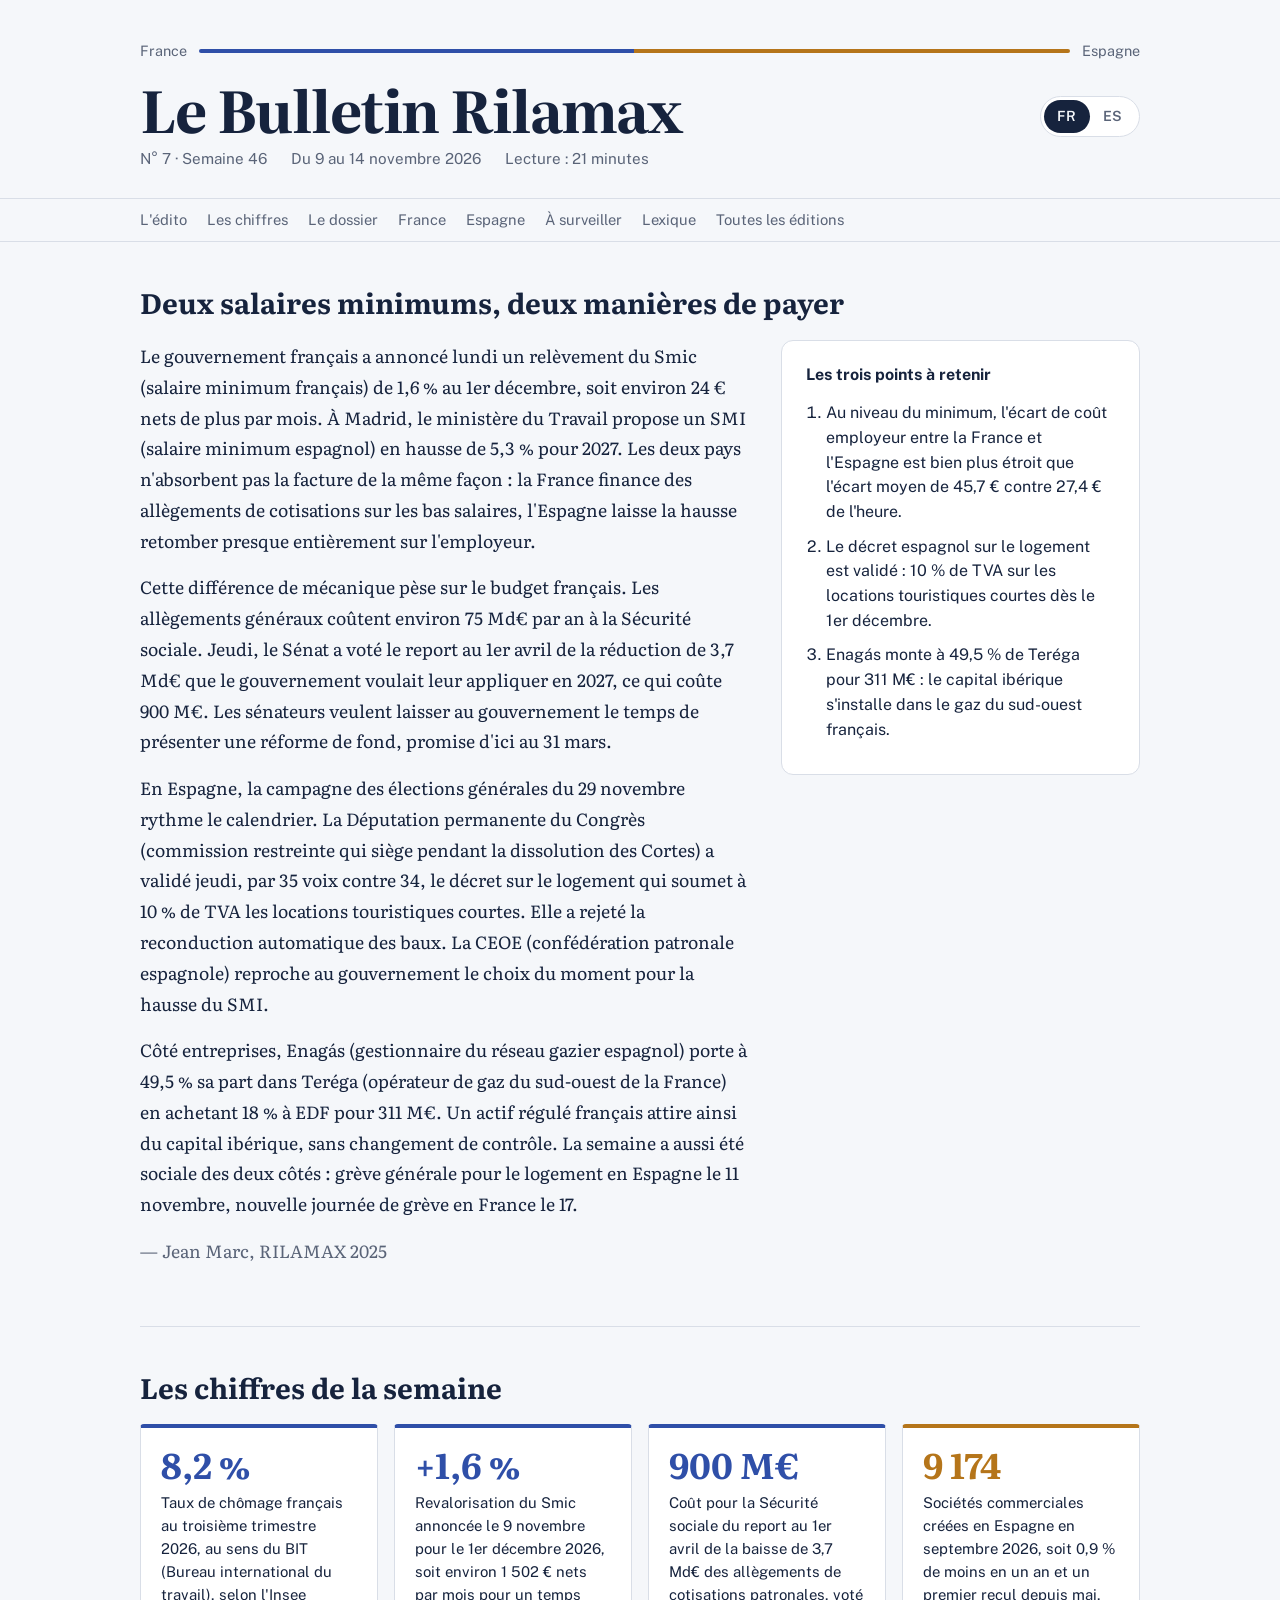
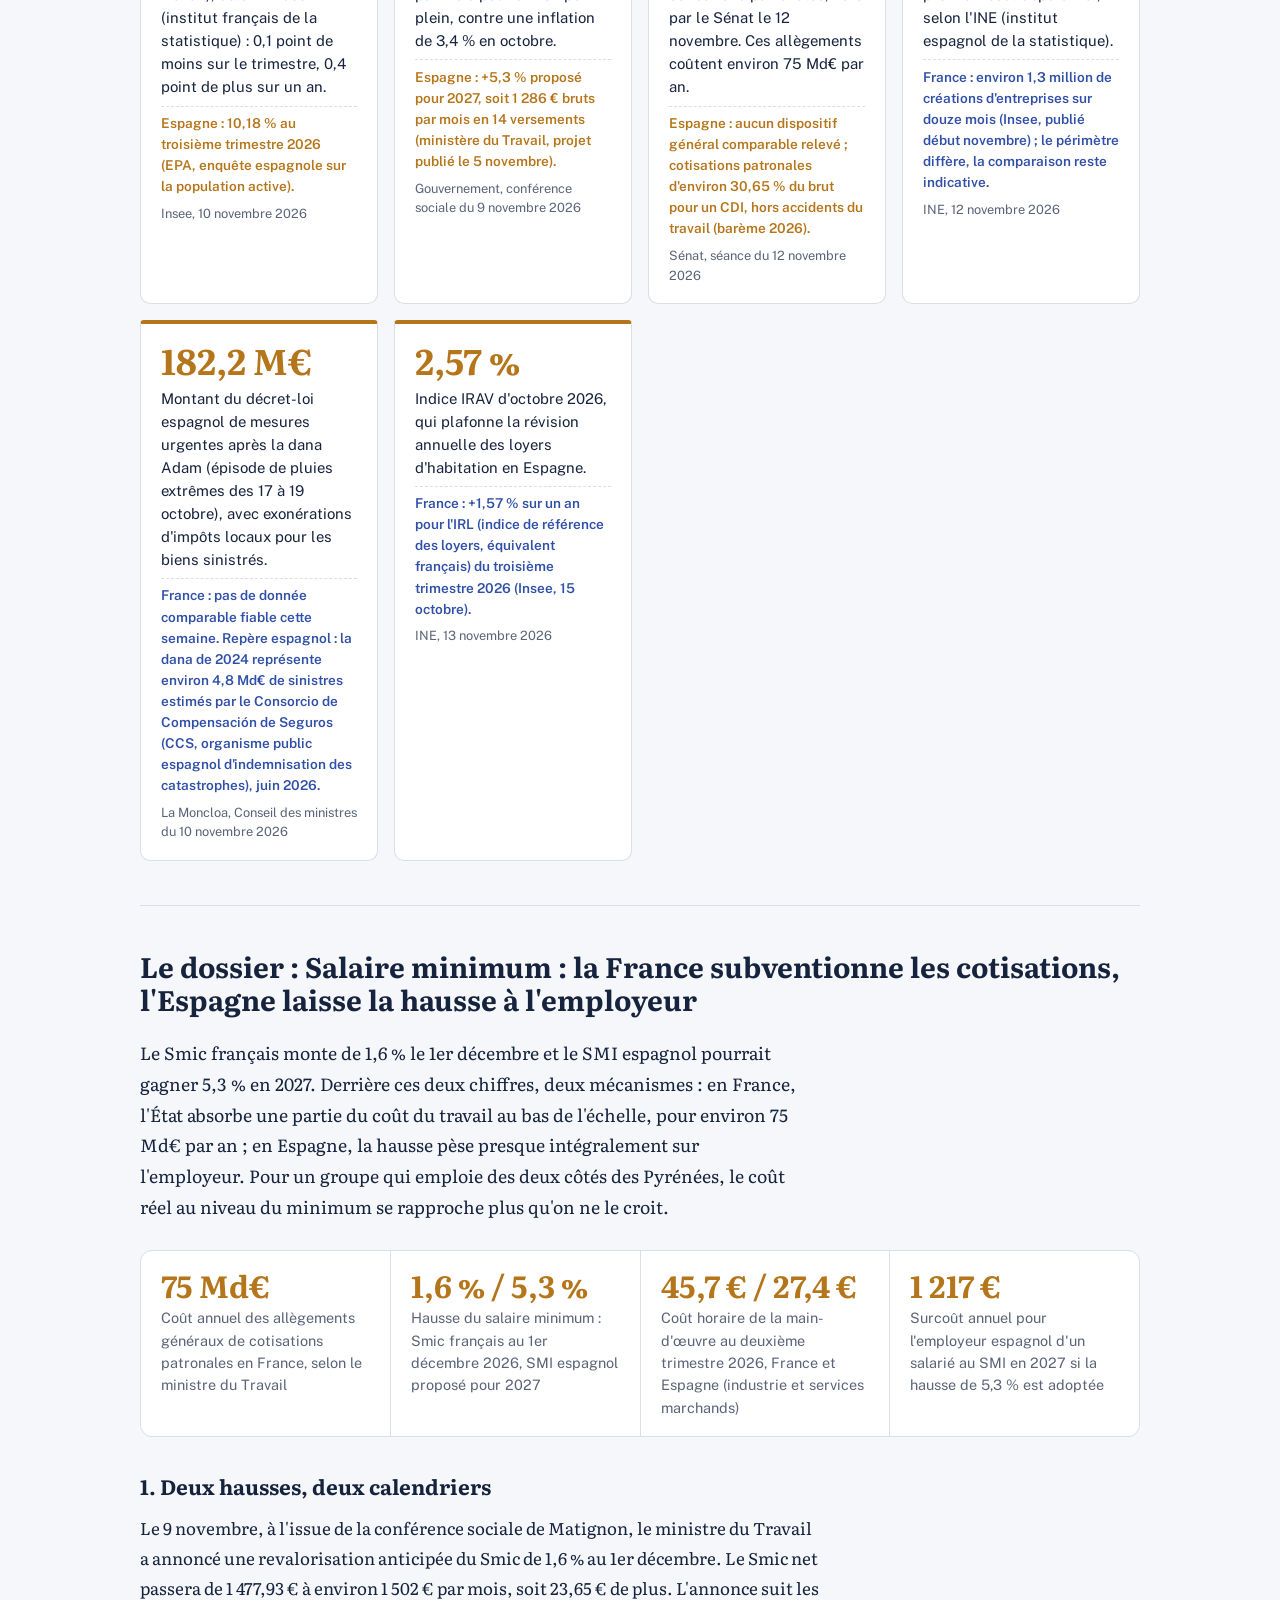
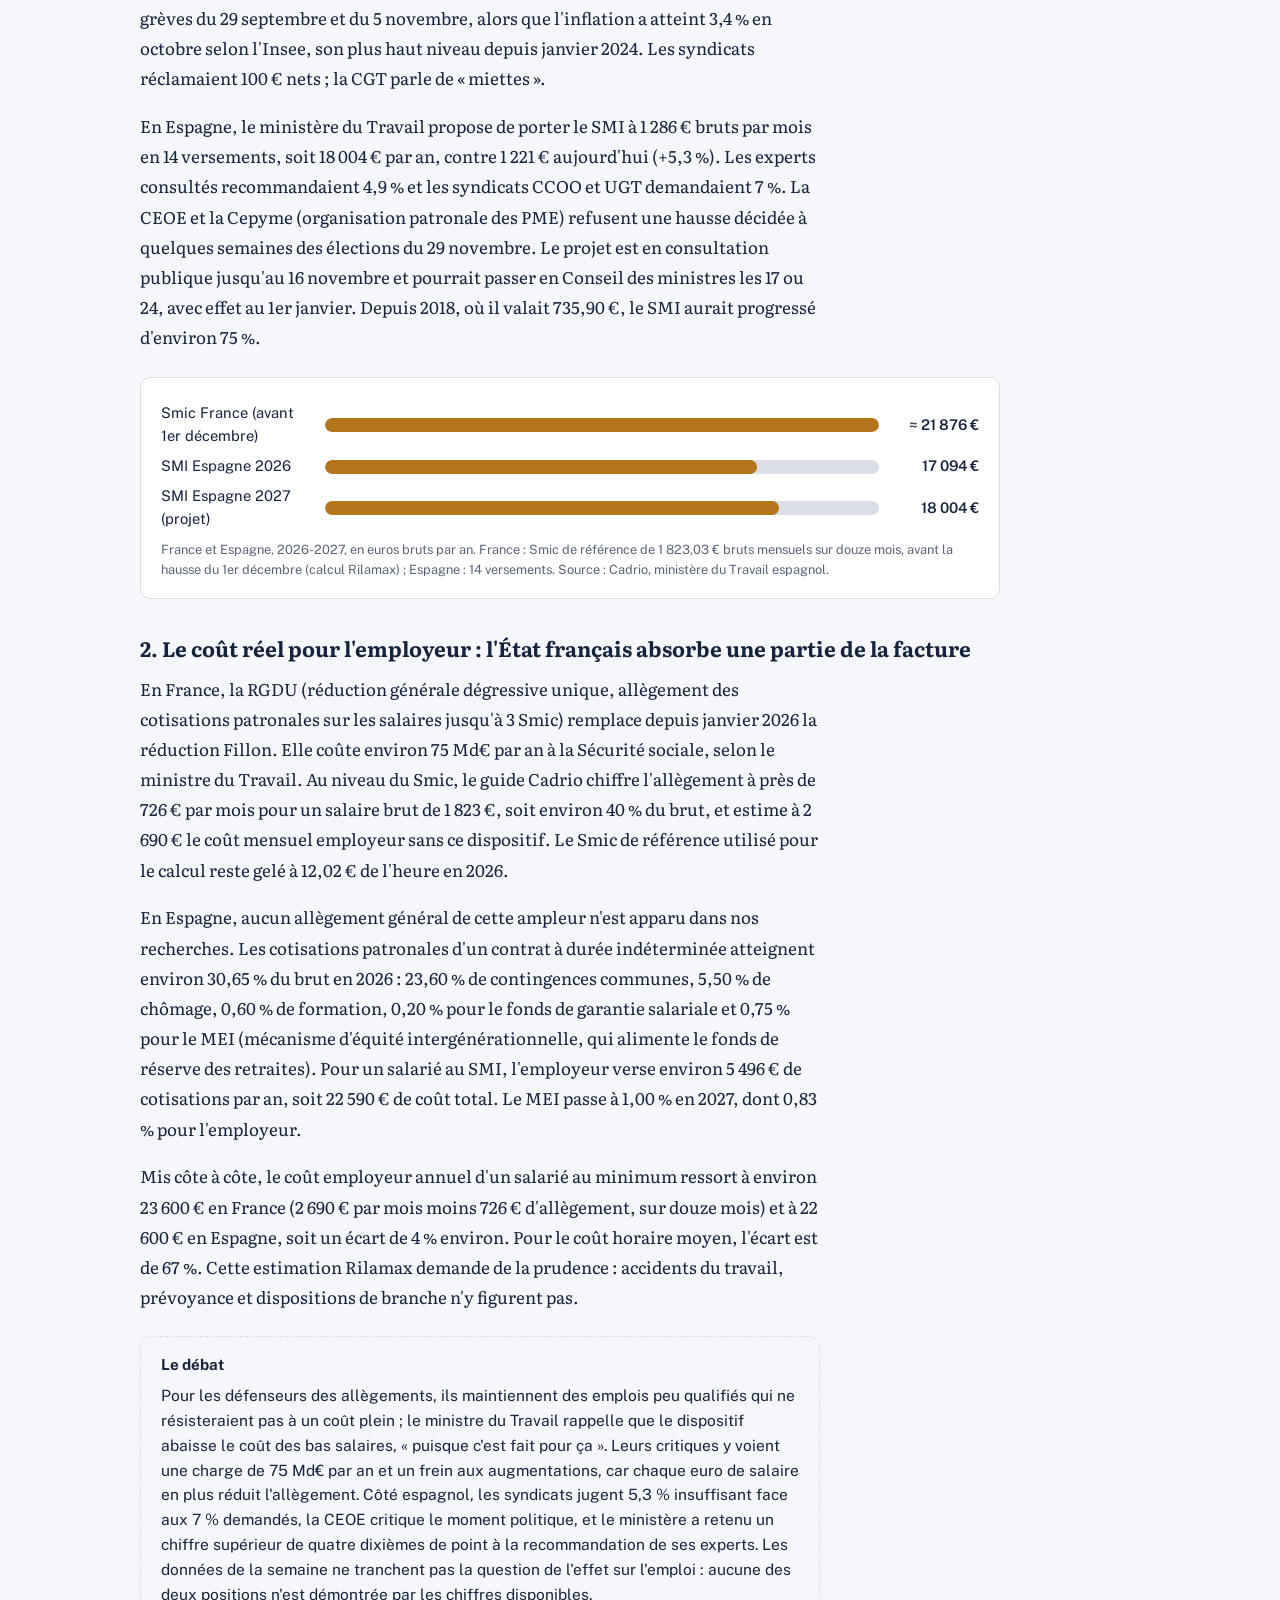
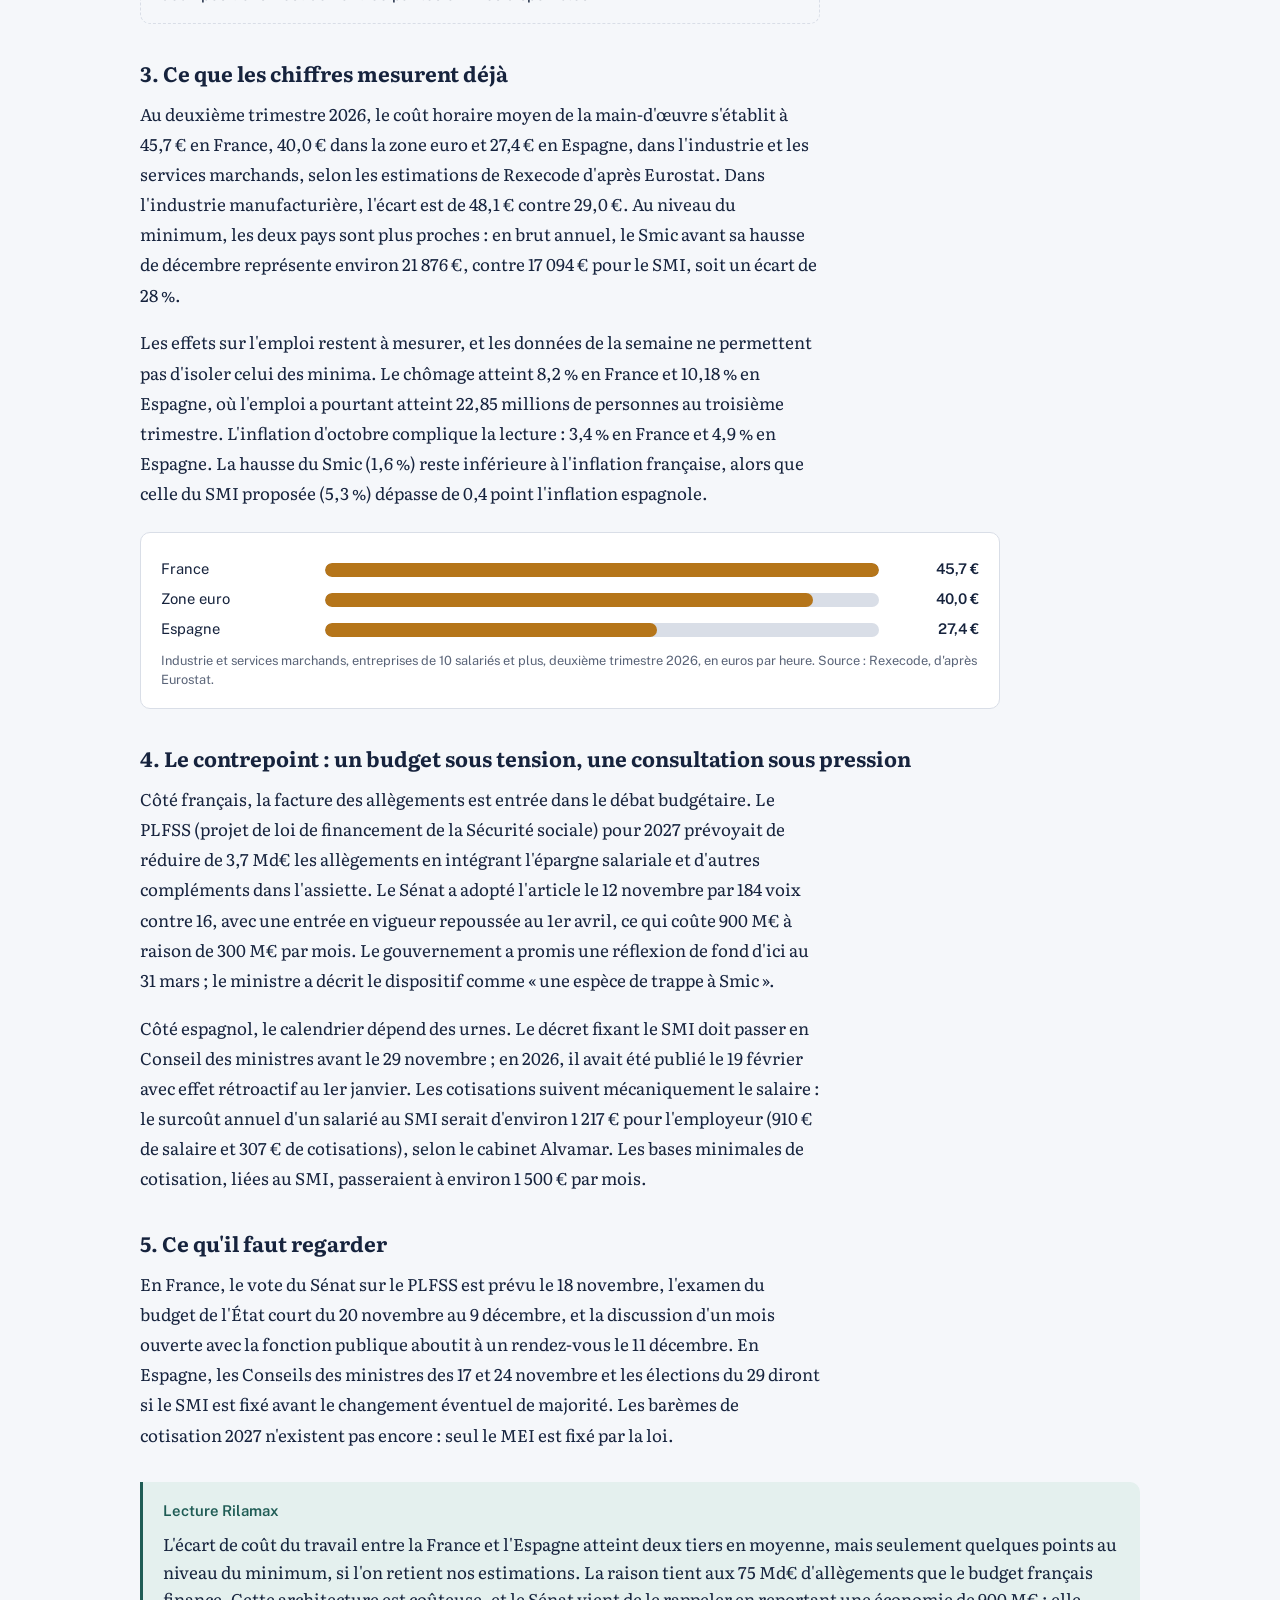
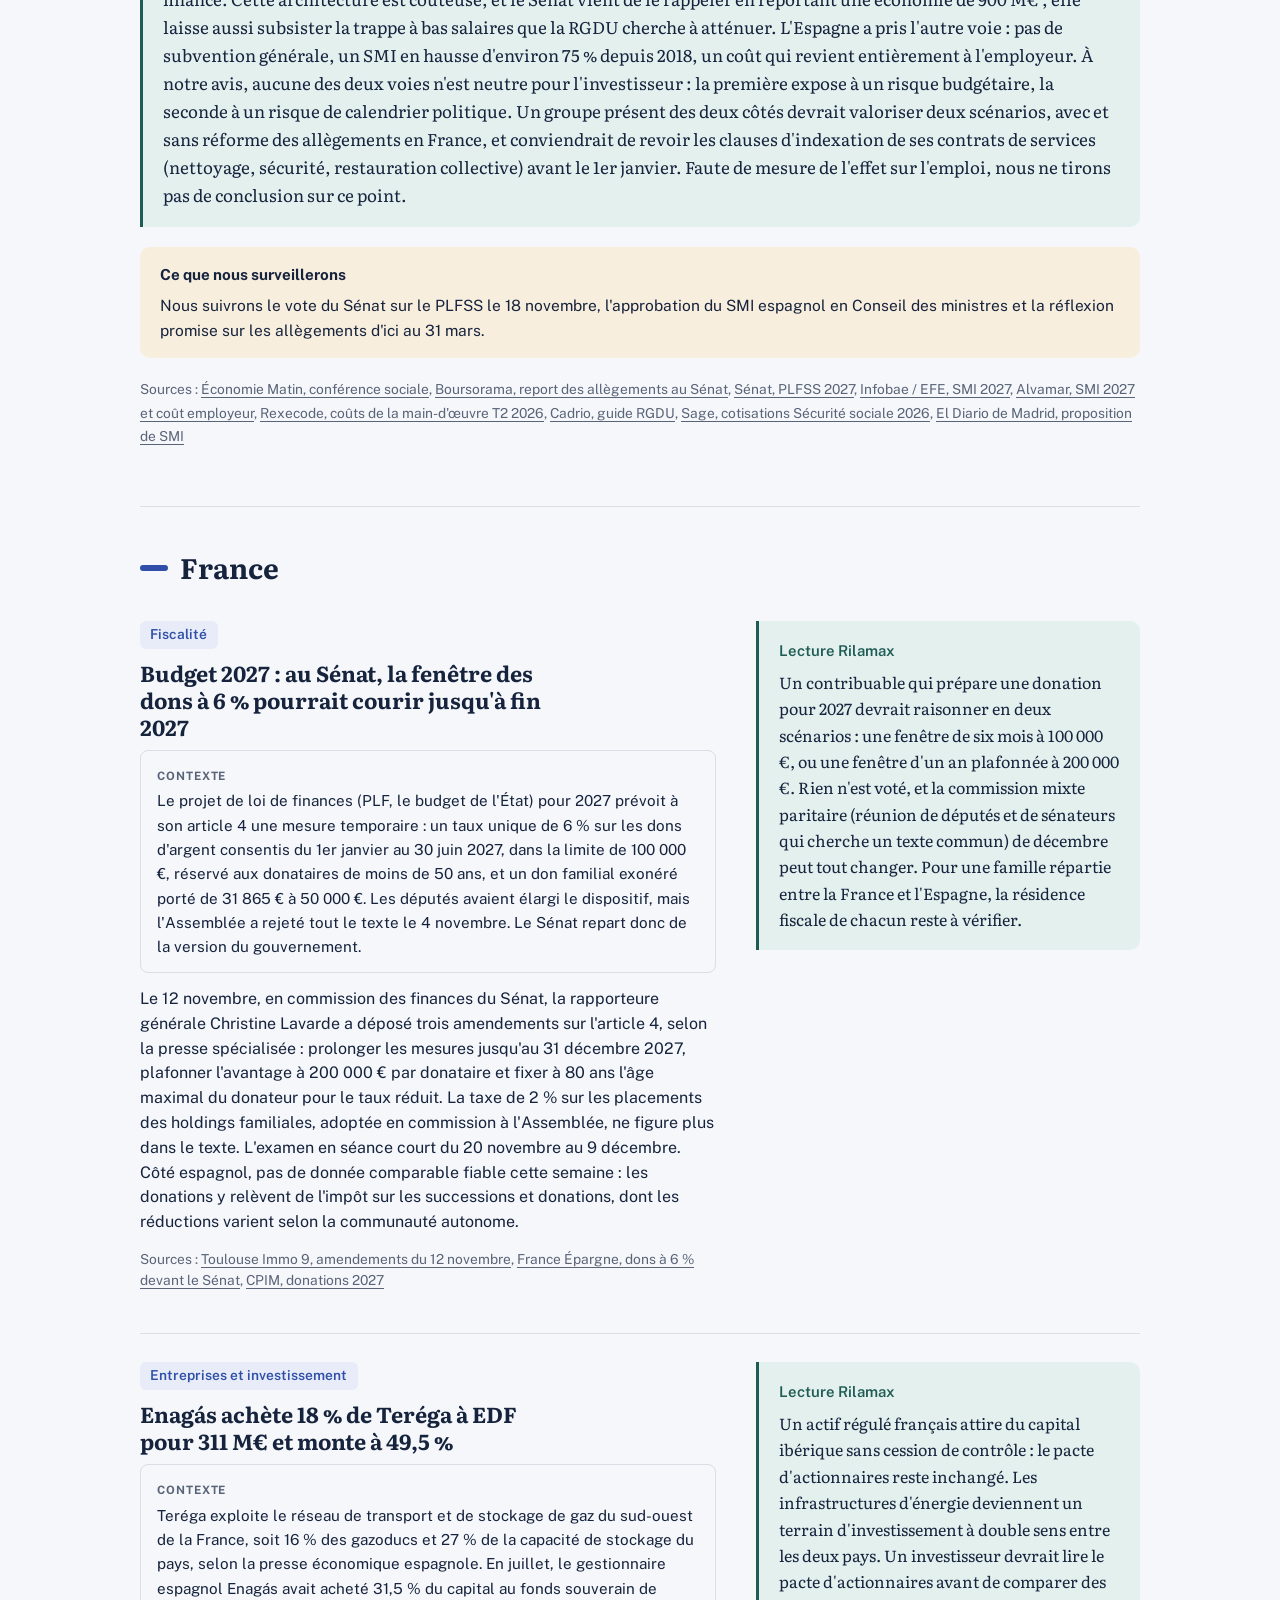
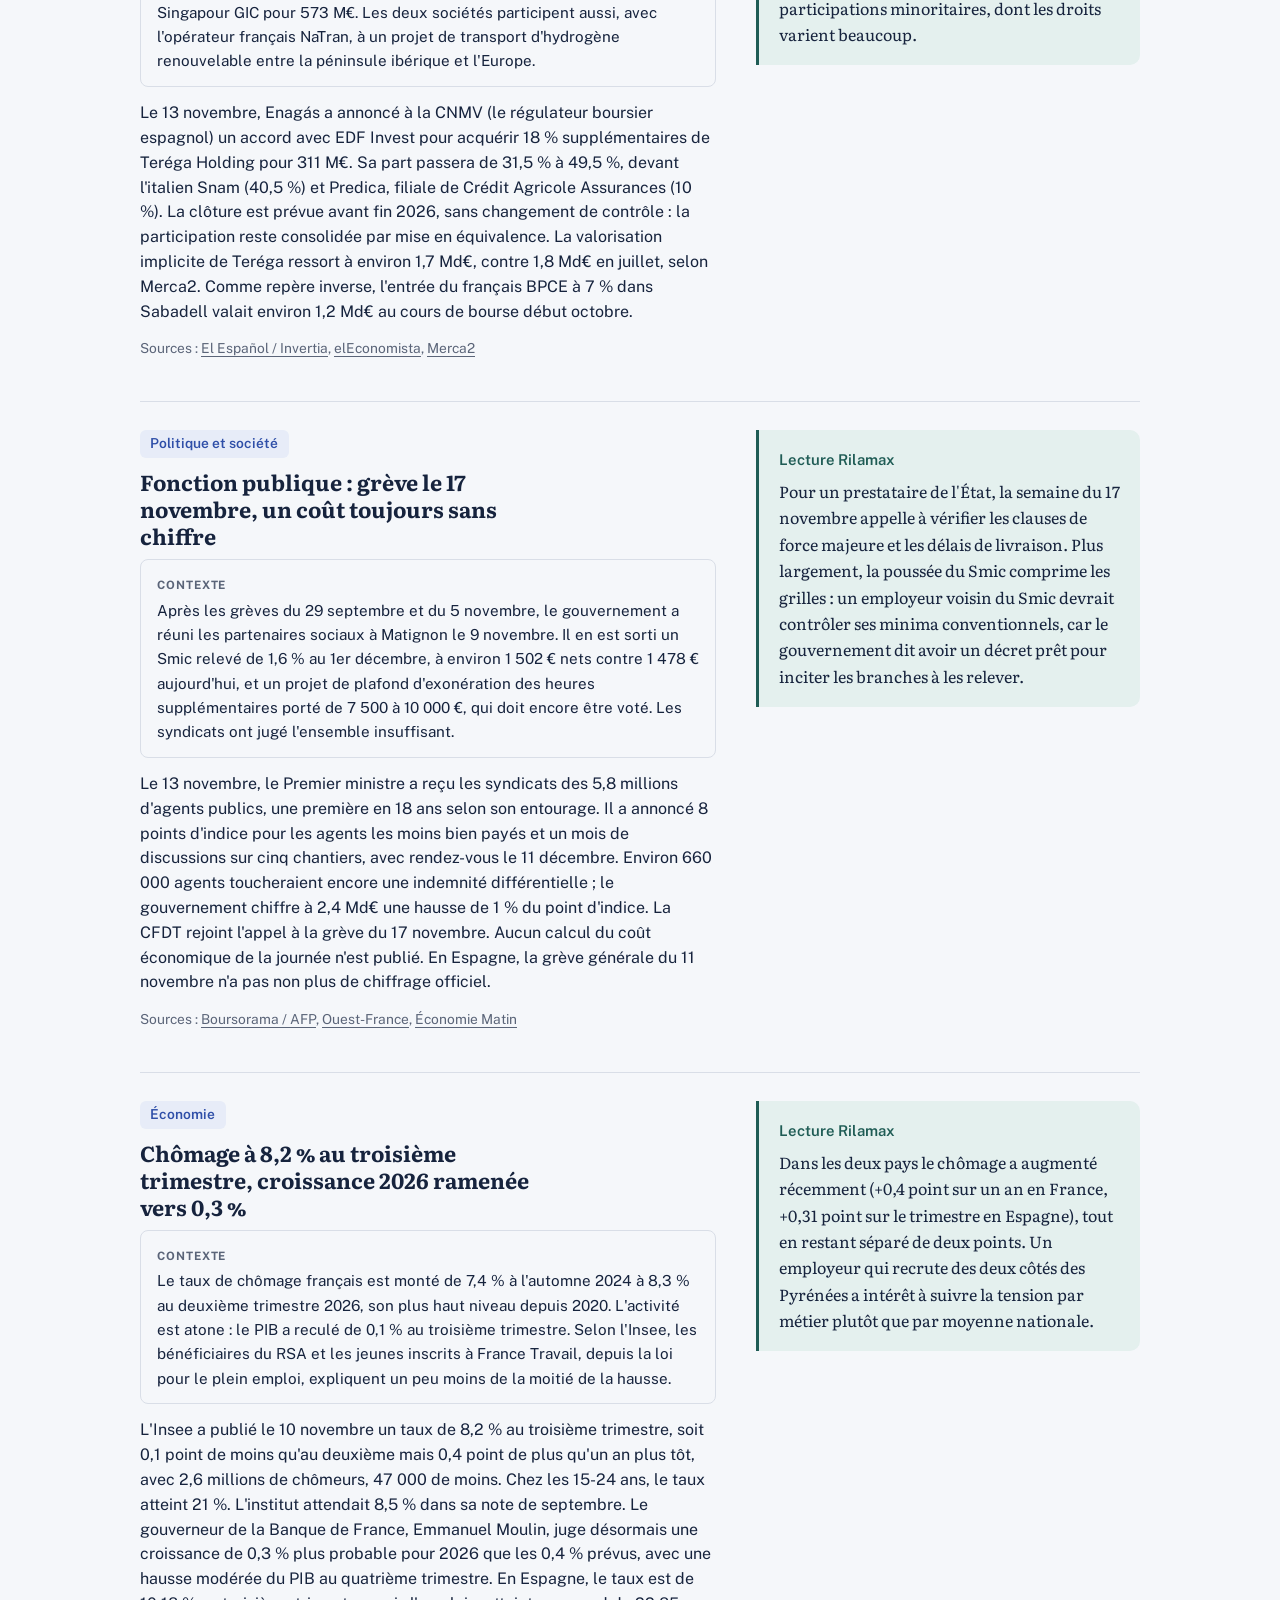
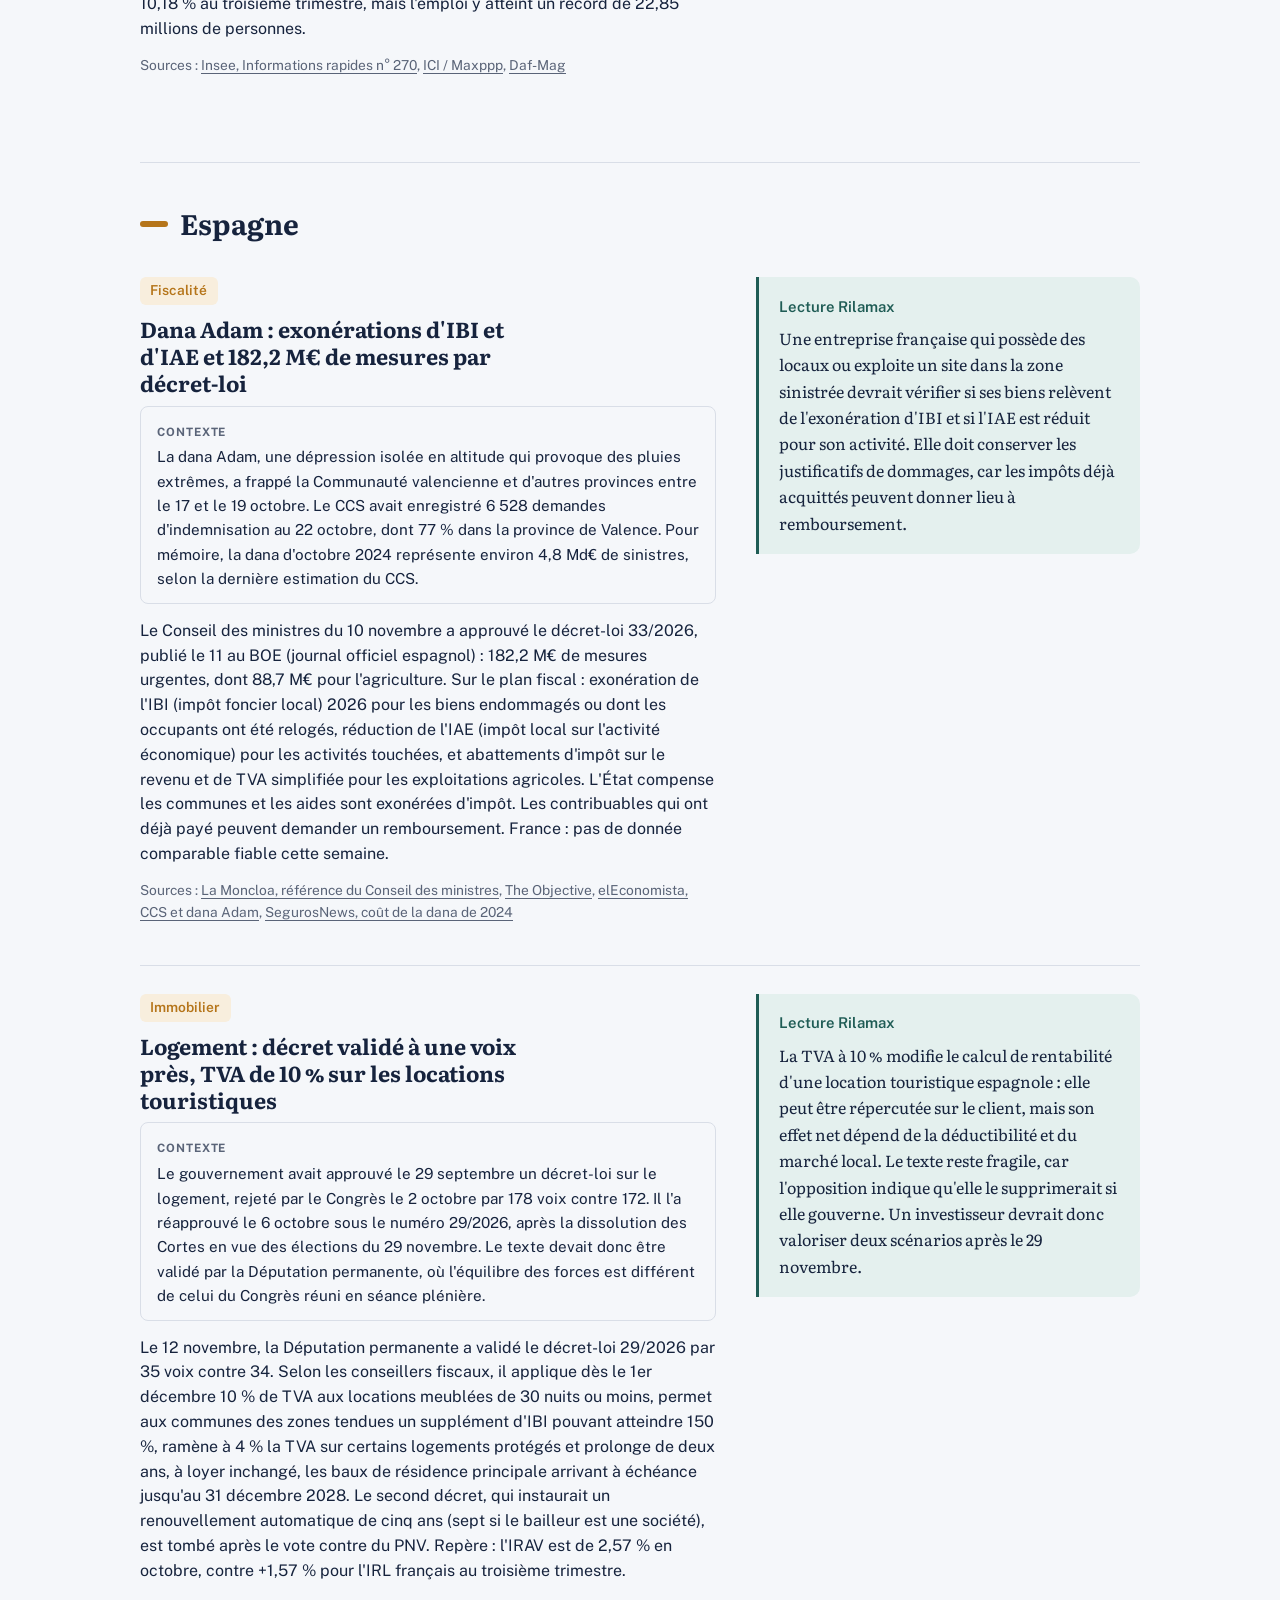
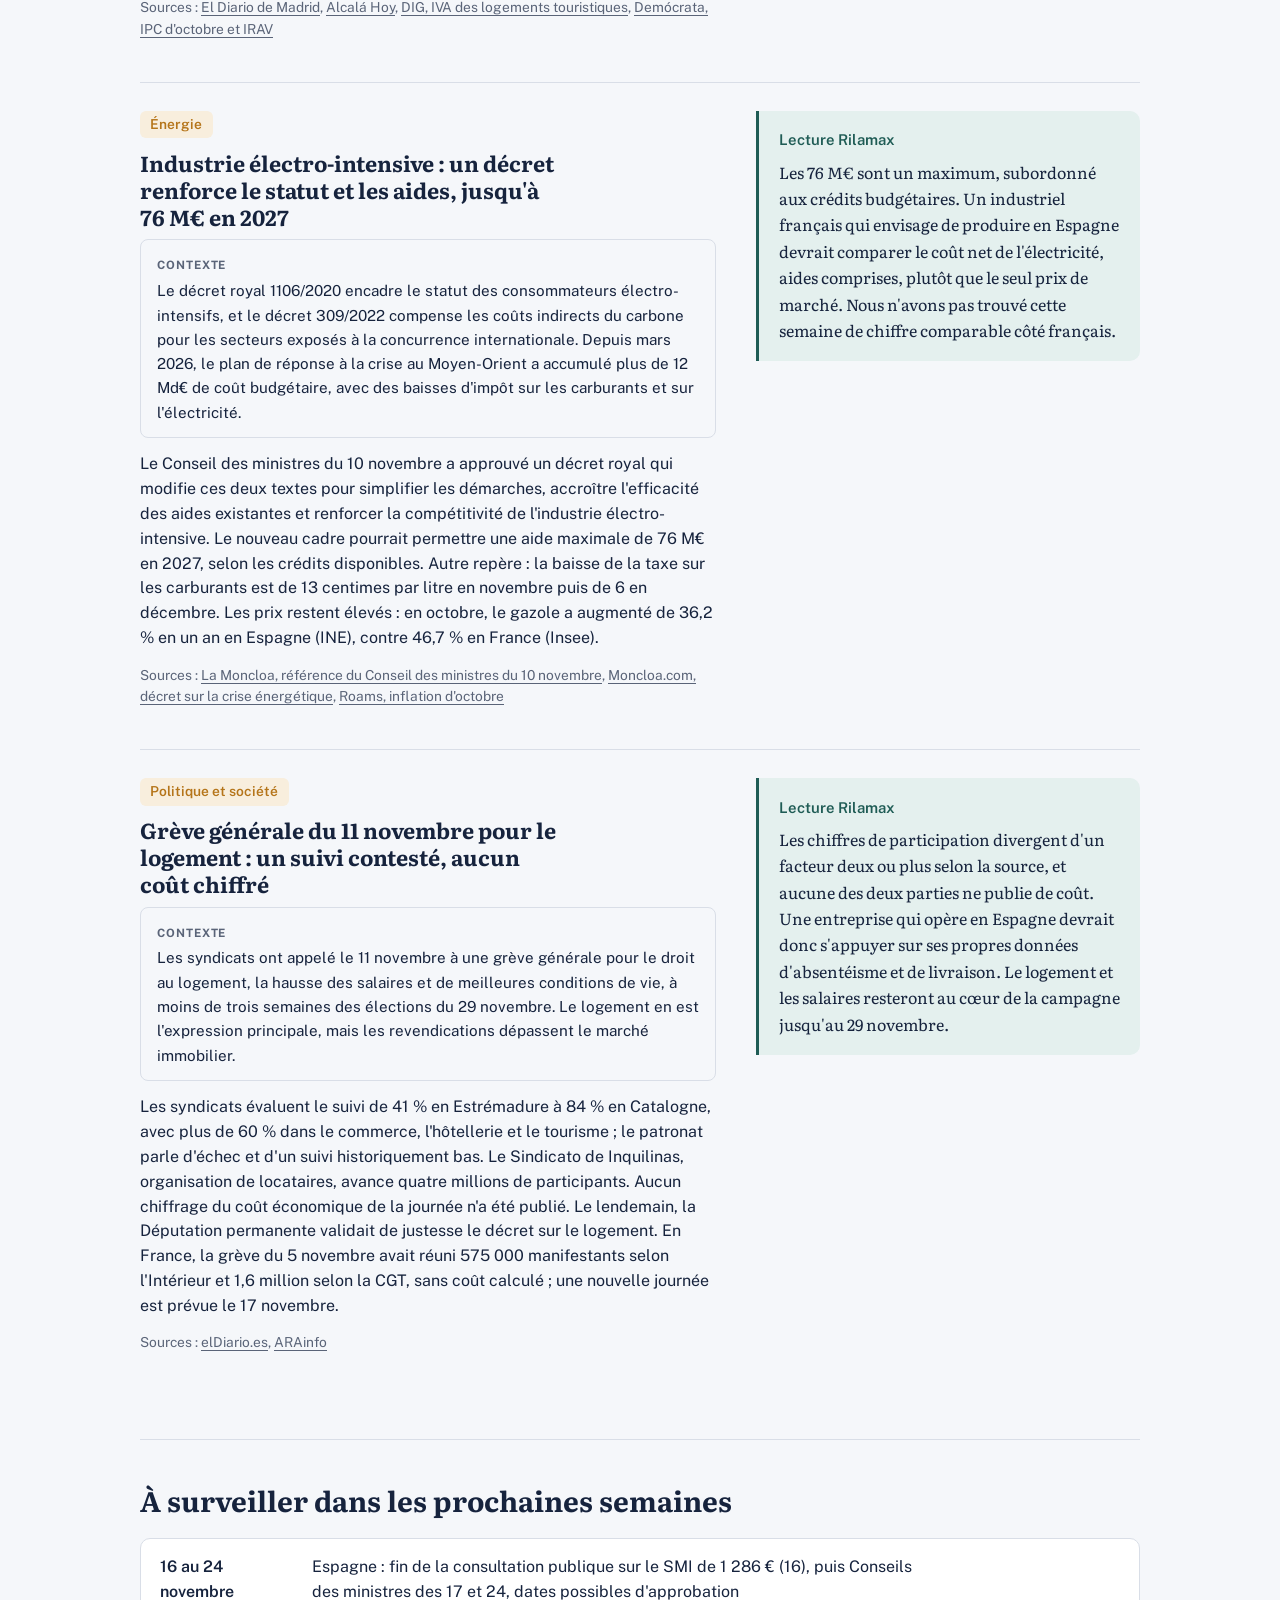
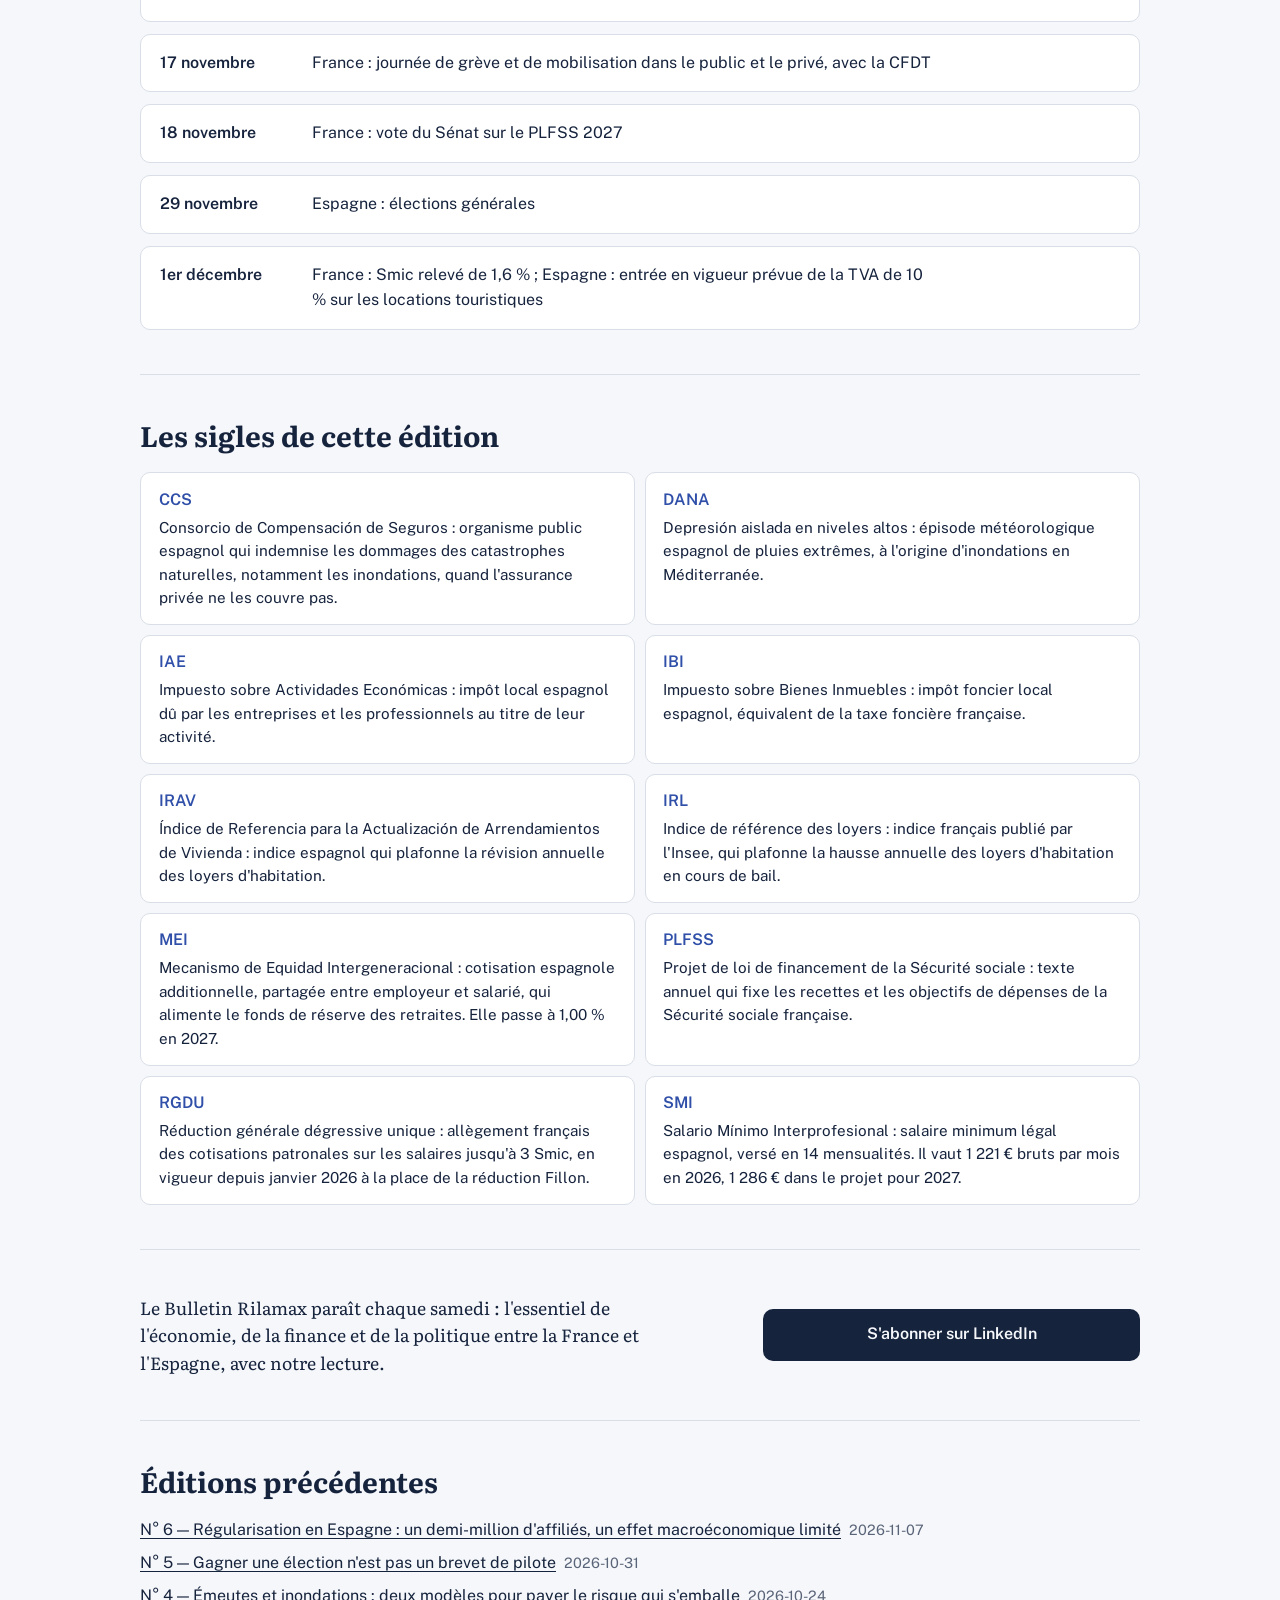
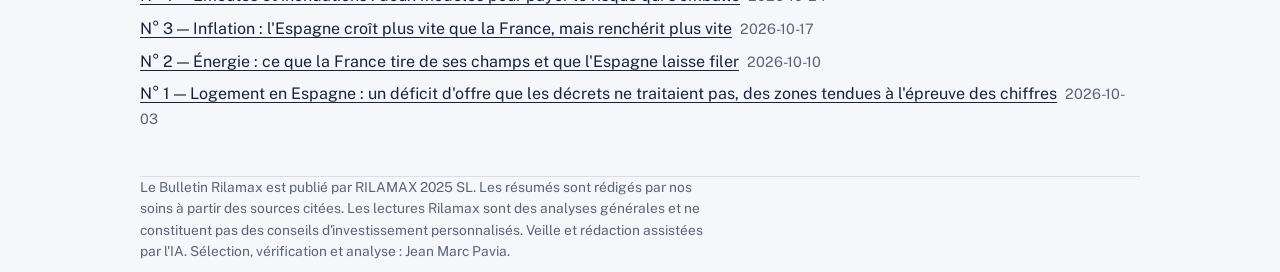
<file: site/ediciones/2026-11-14/index.html>
<!DOCTYPE html>
<html lang="fr">
<head>
<meta charset="utf-8">
<meta name="viewport" content="width=device-width, initial-scale=1, viewport-fit=cover">
<title>Le Bulletin Rilamax — N° 7</title>
<meta name="description" content="Salaire minimum : la France subventionne les cotisations, l&#39;Espagne laisse la hausse à l&#39;employeur">
<meta property="og:type" content="article">
<meta property="og:site_name" content="Le Bulletin Rilamax">
<meta property="og:title" content="Le Bulletin Rilamax N° 7 · Salaire minimum : la France subventionne les cotisations, l&#39;Espagne laisse la hausse à l&#39;employeur">
<meta property="og:description" content="Le Smic français monte de 1,6 % le 1er décembre et le SMI espagnol pourrait gagner 5,3 % en 2027. Derrière ces deux chiffres, deux mécanismes : en France, l&#39;État absorbe une partie du coût du travail au bas de l&#39;échelle, pour environ 75 Md€ par an ; en Espagne, la hausse pèse presque intégralement sur l&#39;employeur. Pour un groupe qui emploie des deux côtés des Pyrénées, le coût réel au niveau du minimum se rapproche plus qu&#39;on ne le croit.">
<meta property="og:image" content="https://bulletin.rilamax.com/portada.png">
<meta property="og:url" content="https://bulletin.rilamax.com/ediciones/2026-11-14/">
<meta name="twitter:card" content="summary_large_image">
<link rel="preconnect" href="https://fonts.googleapis.com">
<link rel="preconnect" href="https://fonts.gstatic.com" crossorigin>
<link href="https://fonts.googleapis.com/css2?family=Literata:opsz,wght@7..72,400;7..72,600;7..72,700&family=Public+Sans:wght@400;500;600&display=swap" rel="stylesheet">
<style>

:root{
  --paper:#F5F7FA; --surface:#FFFFFF; --ink:#16233D; --muted:#5A6478; --rule:#D9DEE7;
  --fr:#2F4FA8; --fr-soft:#E7ECF8; --es:#B5751A; --es-soft:#F8EEDD;
  --note:#1F5C55; --note-soft:#E4F0EE;
  box-sizing:border-box;
  padding-top:env(safe-area-inset-top,0px); padding-bottom:env(safe-area-inset-bottom,0px);
}
@media (prefers-color-scheme:dark){
  :root:not([data-theme="light"]){
    --paper:#121A2B; --surface:#1A2438; --ink:#E8ECF3; --muted:#A3ADC0; --rule:#2E3A52;
    --fr:#8FA8F0; --fr-soft:#22305A; --es:#E5AE5C; --es-soft:#3A2D18;
    --note:#7FCBC0; --note-soft:#173532;
  }
}
:root[data-theme="dark"]{
  --paper:#121A2B; --surface:#1A2438; --ink:#E8ECF3; --muted:#A3ADC0; --rule:#2E3A52;
  --fr:#8FA8F0; --fr-soft:#22305A; --es:#E5AE5C; --es-soft:#3A2D18;
  --note:#7FCBC0; --note-soft:#173532;
}
*,*::before,*::after{box-sizing:inherit}
html{scroll-padding-top:calc(env(safe-area-inset-top,0px) + 64px);scroll-behavior:smooth}
@media (prefers-reduced-motion:reduce){html{scroll-behavior:auto}}
body{margin:0;background:var(--paper);color:var(--ink);font-family:"Public Sans",system-ui,-apple-system,"Segoe UI",sans-serif;font-size:16px;line-height:1.55}
a{color:inherit}
a:focus-visible{outline:2px solid var(--fr);outline-offset:3px;border-radius:4px}
.wrap{max-width:1040px;margin:0 auto;padding:0 1.25rem}
.serif{font-family:"Literata",Georgia,serif}

/* Masthead */
.mast{padding:2.5rem 0 1.75rem}
.bridge{display:flex;align-items:center;gap:.75rem;color:var(--muted);font-size:.9rem}
.bridge .line{flex:1;height:4px;border-radius:2px;background:linear-gradient(90deg,var(--fr) 0 50%,var(--es) 50% 100%)}
h1{font-family:"Literata",Georgia,serif;font-weight:700;font-size:clamp(2.2rem,6vw,3.6rem);line-height:1.05;letter-spacing:-.02em;margin:1rem 0 .5rem}
.meta{display:flex;flex-wrap:wrap;gap:.4rem 1.5rem;color:var(--muted);font-size:.95rem}

/* Sommaire */
.toc{position:sticky;top:0;z-index:5;background:var(--paper);border-top:1px solid var(--rule);border-bottom:1px solid var(--rule)}
.toc ul{list-style:none;margin:0;padding:.6rem 0;display:flex;gap:1.25rem;overflow-x:auto;white-space:nowrap;font-size:.92rem}
.toc a{text-decoration:none;color:var(--muted)}
.toc a:hover{color:var(--ink)}

section{padding:2.75rem 0;border-bottom:1px solid var(--rule)}
h2{font-family:"Literata",Georgia,serif;font-size:1.75rem;line-height:1.2;margin:0 0 1.25rem}
.lede{color:var(--muted);margin:-.75rem 0 1.5rem;max-width:62ch}

/* Edito */
.edito{display:grid;grid-template-columns:1fr;gap:2rem}
@media(min-width:780px){.edito{grid-template-columns:1.7fr 1fr}}
.edito .body p{font-family:"Literata",Georgia,serif;font-size:1.1rem;line-height:1.75;margin:0 0 1rem;max-width:62ch}
.edito .sign{font-size:.92rem;color:var(--muted)}
.keys{background:var(--surface);border:1px solid var(--rule);border-radius:12px;padding:1.4rem 1.5rem;align-self:start}
.keys h3{margin:0 0 .8rem;font-size:1rem}
.keys ol{margin:0;padding-left:1.2rem}
.keys li{margin:0 0 .6rem}

/* Chiffres */
.figs{display:grid;grid-template-columns:repeat(auto-fit,minmax(220px,1fr));gap:1rem}
.fig{background:var(--surface);border:1px solid var(--rule);border-top:4px solid var(--c);border-radius:4px 4px 10px 10px;padding:1.1rem 1.25rem}
.fig.fr{--c:var(--fr)} .fig.es{--c:var(--es)}
.fig strong{display:block;font-family:"Literata",Georgia,serif;font-size:2.2rem;line-height:1.05;color:var(--c)}
.fig span{display:block;margin-top:.5rem;font-size:.93rem}
.fig small{display:block;margin-top:.4rem;color:var(--muted);font-size:.8rem}

/* Dossier */
.dossier .intro{font-family:"Literata",Georgia,serif;font-size:1.1rem;line-height:1.75;max-width:66ch;margin:0 0 1.75rem}
.cols{display:grid;grid-template-columns:1fr;gap:1rem;margin-bottom:1.5rem}
@media(min-width:780px){.cols{grid-template-columns:repeat(3,1fr)}}
.col{background:var(--surface);border:1px solid var(--rule);border-radius:10px;padding:1.2rem 1.3rem}
.col h3{margin:0 0 .6rem;font-size:1.02rem}
.col ul{margin:0;padding-left:1.1rem}
.col li{margin:0 0 .55rem;font-size:.95rem}

/* Items */
.country-head{display:flex;align-items:center;gap:.75rem;margin:0 0 .5rem}
.country-head .bar{width:28px;height:6px;border-radius:3px;background:var(--c)}
.country-head.fr{--c:var(--fr)} .country-head.es{--c:var(--es)}
.item{display:grid;grid-template-columns:1fr;gap:1rem 2.5rem;padding:1.75rem 0;border-top:1px solid var(--rule)}
.item:first-of-type{border-top:0}
@media(min-width:780px){.item{grid-template-columns:1.5fr 1fr}}
.tag{display:inline-flex;align-items:center;gap:.5rem;font-size:.86rem;font-weight:600;padding:.2rem .65rem;border-radius:6px}
.tag.fr{background:var(--fr-soft);color:var(--fr)}
.tag.es{background:var(--es-soft);color:var(--es)}
.item h3{font-family:"Literata",Georgia,serif;font-size:1.35rem;line-height:1.25;margin:.7rem 0 .55rem;max-width:32ch}
.item .sum{margin:0 0 .8rem;max-width:62ch}
.src{font-size:.86rem;color:var(--muted)}
.src a{color:var(--muted);text-underline-offset:3px}
.lecture{align-self:start;background:var(--note-soft);border-left:3px solid var(--note);border-radius:0 10px 10px 0;padding:1.1rem 1.25rem}
.lecture h4{margin:0 0 .45rem;font-size:.93rem;font-weight:600;color:var(--note)}
.lecture p{margin:0;font-family:"Literata",Georgia,serif;font-size:1rem;line-height:1.65}

/* Agenda */
.agenda{list-style:none;margin:0;padding:0;display:grid;gap:.75rem}
.agenda li{display:grid;grid-template-columns:8.5rem 1fr;gap:1rem;background:var(--surface);border:1px solid var(--rule);border-radius:10px;padding:1rem 1.2rem}
@media(max-width:560px){.agenda li{grid-template-columns:1fr;gap:.25rem}}
.agenda .when{font-weight:600}
.agenda .what{max-width:62ch}

/* CTA + footer */
.cta{display:grid;grid-template-columns:1fr;gap:1.25rem;align-items:center}
@media(min-width:780px){.cta{grid-template-columns:1.6fr 1fr}}
.cta p{font-family:"Literata",Georgia,serif;font-size:1.1rem;margin:0;max-width:56ch}
.btn{display:inline-block;text-align:center;text-decoration:none;font-weight:600;background:var(--ink);color:var(--paper);padding:.85rem 1.3rem;border-radius:10px}
footer{padding:2rem 0 3rem;color:var(--muted);font-size:.86rem}
footer p{max-width:72ch;margin:0 0 .6rem}


.titlerow{display:flex;align-items:flex-end;justify-content:space-between;gap:1rem;flex-wrap:wrap}
.langs{display:inline-flex;border:1px solid var(--rule);border-radius:999px;padding:3px;background:var(--surface);margin-bottom:.6rem}
.langs button{font:inherit;font-size:.88rem;font-weight:600;border:0;background:transparent;color:var(--muted);padding:.35rem .85rem;border-radius:999px;cursor:pointer}
.langs button[aria-pressed="true"]{background:var(--ink);color:var(--paper)}
.langs button:focus-visible{outline:2px solid var(--fr);outline-offset:2px}
.edition[hidden]{display:none}

.dfigs{display:grid;grid-template-columns:repeat(auto-fit,minmax(200px,1fr));gap:1px;background:var(--rule);border:1px solid var(--rule);border-radius:12px;overflow:hidden;margin:0 0 2.25rem}
.dfigs div{background:var(--surface);padding:1.1rem 1.25rem}
.dfigs strong{display:block;font-family:"Literata",Georgia,serif;font-size:1.9rem;line-height:1.1;color:var(--es)}
.dfigs span{display:block;margin-top:.35rem;font-size:.9rem;color:var(--muted)}
.longform{max-width:none}
.longform>h3,.longform>p,.longform>.debate{max-width:68ch}
.longform>figure{max-width:860px}
.longform h3{font-family:"Literata",Georgia,serif;font-size:1.3rem;line-height:1.3;margin:2.25rem 0 .75rem}
.longform h3:first-child{margin-top:0}
.longform p{font-family:"Literata",Georgia,serif;font-size:1.06rem;line-height:1.78;margin:0 0 1.1rem}
.chart{margin:1.5rem 0;padding:1.1rem 1.25rem;background:var(--surface);border:1px solid var(--rule);border-radius:10px}
.bar-row{display:grid;grid-template-columns:9.5rem 1fr 5.5rem;align-items:center;gap:.75rem;margin:.45rem 0;font-size:.92rem}
.bar-row .bar{display:block;height:14px;border-radius:7px;background:#D9DEE7;background:var(--rule);overflow:hidden}
.bar-row .fill{display:block;height:14px;width:0;border-radius:7px;background:#B5751A;background:var(--es)}
.bar-row .fill.c-muted{background:#5A6478;background:var(--muted)}
.bar-row .fill.c-fr{background:#2F4FA8;background:var(--fr)}
.bar-row .val{font-weight:600;text-align:right}
.chart figcaption{margin-top:.6rem;font-size:.8rem;color:var(--muted)}
@media(max-width:560px){.bar-row{grid-template-columns:1fr auto}.bar-row .bar{grid-column:1/-1;order:3}}
.debate{margin:1.5rem 0;padding:1rem 1.25rem;border:1px dashed var(--rule);border-radius:10px}
.debate h4,.watch h4{margin:0 0 .4rem;font-size:.95rem}
.debate p,.watch p{margin:0;font-size:.97rem;font-family:"Public Sans",system-ui,sans-serif;line-height:1.6}
.dossier .lecture{margin-top:2rem;max-width:none}
.dossier .lecture p{font-size:1.06rem}
.watch{margin:1.25rem 0;padding:1rem 1.25rem;background:var(--es-soft);border-radius:10px}
.dossier .src{margin-top:1rem;line-height:1.7}

.archive ul{list-style:none;margin:0;padding:0;display:grid;gap:.5rem}
.archive a{text-underline-offset:3px}
.archive li span{color:var(--muted);font-size:.9rem;margin-left:.5rem}
.bar-row .fill.w1{width:1%}.bar-row .fill.w2{width:2%}.bar-row .fill.w3{width:3%}.bar-row .fill.w4{width:4%}.bar-row .fill.w5{width:5%}.bar-row .fill.w6{width:6%}.bar-row .fill.w7{width:7%}.bar-row .fill.w8{width:8%}.bar-row .fill.w9{width:9%}.bar-row .fill.w10{width:10%}.bar-row .fill.w11{width:11%}.bar-row .fill.w12{width:12%}.bar-row .fill.w13{width:13%}.bar-row .fill.w14{width:14%}.bar-row .fill.w15{width:15%}.bar-row .fill.w16{width:16%}.bar-row .fill.w17{width:17%}.bar-row .fill.w18{width:18%}.bar-row .fill.w19{width:19%}.bar-row .fill.w20{width:20%}.bar-row .fill.w21{width:21%}.bar-row .fill.w22{width:22%}.bar-row .fill.w23{width:23%}.bar-row .fill.w24{width:24%}.bar-row .fill.w25{width:25%}.bar-row .fill.w26{width:26%}.bar-row .fill.w27{width:27%}.bar-row .fill.w28{width:28%}.bar-row .fill.w29{width:29%}.bar-row .fill.w30{width:30%}.bar-row .fill.w31{width:31%}.bar-row .fill.w32{width:32%}.bar-row .fill.w33{width:33%}.bar-row .fill.w34{width:34%}.bar-row .fill.w35{width:35%}.bar-row .fill.w36{width:36%}.bar-row .fill.w37{width:37%}.bar-row .fill.w38{width:38%}.bar-row .fill.w39{width:39%}.bar-row .fill.w40{width:40%}.bar-row .fill.w41{width:41%}.bar-row .fill.w42{width:42%}.bar-row .fill.w43{width:43%}.bar-row .fill.w44{width:44%}.bar-row .fill.w45{width:45%}.bar-row .fill.w46{width:46%}.bar-row .fill.w47{width:47%}.bar-row .fill.w48{width:48%}.bar-row .fill.w49{width:49%}.bar-row .fill.w50{width:50%}.bar-row .fill.w51{width:51%}.bar-row .fill.w52{width:52%}.bar-row .fill.w53{width:53%}.bar-row .fill.w54{width:54%}.bar-row .fill.w55{width:55%}.bar-row .fill.w56{width:56%}.bar-row .fill.w57{width:57%}.bar-row .fill.w58{width:58%}.bar-row .fill.w59{width:59%}.bar-row .fill.w60{width:60%}.bar-row .fill.w61{width:61%}.bar-row .fill.w62{width:62%}.bar-row .fill.w63{width:63%}.bar-row .fill.w64{width:64%}.bar-row .fill.w65{width:65%}.bar-row .fill.w66{width:66%}.bar-row .fill.w67{width:67%}.bar-row .fill.w68{width:68%}.bar-row .fill.w69{width:69%}.bar-row .fill.w70{width:70%}.bar-row .fill.w71{width:71%}.bar-row .fill.w72{width:72%}.bar-row .fill.w73{width:73%}.bar-row .fill.w74{width:74%}.bar-row .fill.w75{width:75%}.bar-row .fill.w76{width:76%}.bar-row .fill.w77{width:77%}.bar-row .fill.w78{width:78%}.bar-row .fill.w79{width:79%}.bar-row .fill.w80{width:80%}.bar-row .fill.w81{width:81%}.bar-row .fill.w82{width:82%}.bar-row .fill.w83{width:83%}.bar-row .fill.w84{width:84%}.bar-row .fill.w85{width:85%}.bar-row .fill.w86{width:86%}.bar-row .fill.w87{width:87%}.bar-row .fill.w88{width:88%}.bar-row .fill.w89{width:89%}.bar-row .fill.w90{width:90%}.bar-row .fill.w91{width:91%}.bar-row .fill.w92{width:92%}.bar-row .fill.w93{width:93%}.bar-row .fill.w94{width:94%}.bar-row .fill.w95{width:95%}.bar-row .fill.w96{width:96%}.bar-row .fill.w97{width:97%}.bar-row .fill.w98{width:98%}.bar-row .fill.w99{width:99%}.bar-row .fill.w100{width:100%}

.glossary{margin:0;display:grid;grid-template-columns:1fr;gap:.6rem}
@media(min-width:780px){.glossary{grid-template-columns:1fr 1fr}}
.glossary div{background:var(--surface);border:1px solid var(--rule);border-radius:10px;padding:.9rem 1.1rem}
.glossary dt{font-weight:600;color:var(--fr);margin:0 0 .2rem}
.glossary dd{margin:0;font-size:.95rem;line-height:1.55}

.chart-t{margin:0 0 .7rem;font-weight:600;font-size:.95rem}
.bar-row .fill{transition:width 1.1s cubic-bezier(.2,.7,.2,1)}
.chart.pre .bar-row .fill,.chart.pre .seg{width:0 !important}
.mix-row{display:grid;grid-template-columns:6.5rem 1fr;align-items:center;gap:.75rem;margin:.55rem 0;font-size:.92rem}
.mix-bar{display:flex;height:30px;border-radius:7px;overflow:hidden;background:var(--rule)}
.seg{display:flex;align-items:center;justify-content:center;height:100%;width:0;color:#fff;font-style:normal;font-size:.75rem;font-weight:600;position:relative;transition:width 1.2s cubic-bezier(.2,.7,.2,1);cursor:default;outline:none}
.seg i{font-style:normal;white-space:nowrap;overflow:hidden}
.seg:hover,.seg:focus{filter:brightness(1.12)}
.mix-legend{display:flex;flex-wrap:wrap;gap:.4rem 1rem;margin-top:.75rem;font-size:.82rem;color:var(--muted)}
.mix-legend b{display:inline-block;width:.8rem;height:.8rem;border-radius:3px;margin-right:.35rem;vertical-align:-1px}
.k-nuclear{background:#6C4AB6}.k-fosil{background:#5A6478}.k-eolica{background:#2F8F83}.k-solar{background:#D9A21B}.k-hidro{background:#2F4FA8}.k-biomasa{background:#7A9A3A}.k-otros{background:#A3ADC0}
.mix .chart.pre .seg{width:0}
.seg[class*=" w"]{flex:none}
.seg.w1{width:1%}.seg.w2{width:2%}.seg.w3{width:3%}.seg.w4{width:4%}.seg.w5{width:5%}.seg.w6{width:6%}.seg.w7{width:7%}.seg.w8{width:8%}.seg.w9{width:9%}.seg.w10{width:10%}.seg.w11{width:11%}.seg.w12{width:12%}.seg.w13{width:13%}.seg.w14{width:14%}.seg.w15{width:15%}.seg.w16{width:16%}.seg.w17{width:17%}.seg.w18{width:18%}.seg.w19{width:19%}.seg.w20{width:20%}.seg.w21{width:21%}.seg.w22{width:22%}.seg.w23{width:23%}.seg.w24{width:24%}.seg.w25{width:25%}.seg.w26{width:26%}.seg.w27{width:27%}.seg.w28{width:28%}.seg.w29{width:29%}.seg.w30{width:30%}.seg.w31{width:31%}.seg.w32{width:32%}.seg.w33{width:33%}.seg.w34{width:34%}.seg.w35{width:35%}.seg.w36{width:36%}.seg.w37{width:37%}.seg.w38{width:38%}.seg.w39{width:39%}.seg.w40{width:40%}.seg.w41{width:41%}.seg.w42{width:42%}.seg.w43{width:43%}.seg.w44{width:44%}.seg.w45{width:45%}.seg.w46{width:46%}.seg.w47{width:47%}.seg.w48{width:48%}.seg.w49{width:49%}.seg.w50{width:50%}.seg.w51{width:51%}.seg.w52{width:52%}.seg.w53{width:53%}.seg.w54{width:54%}.seg.w55{width:55%}.seg.w56{width:56%}.seg.w57{width:57%}.seg.w58{width:58%}.seg.w59{width:59%}.seg.w60{width:60%}.seg.w61{width:61%}.seg.w62{width:62%}.seg.w63{width:63%}.seg.w64{width:64%}.seg.w65{width:65%}.seg.w66{width:66%}.seg.w67{width:67%}.seg.w68{width:68%}.seg.w69{width:69%}.seg.w70{width:70%}.seg.w71{width:71%}.seg.w72{width:72%}.seg.w73{width:73%}.seg.w74{width:74%}.seg.w75{width:75%}.seg.w76{width:76%}.seg.w77{width:77%}.seg.w78{width:78%}.seg.w79{width:79%}.seg.w80{width:80%}.seg.w81{width:81%}.seg.w82{width:82%}.seg.w83{width:83%}.seg.w84{width:84%}.seg.w85{width:85%}.seg.w86{width:86%}.seg.w87{width:87%}.seg.w88{width:88%}.seg.w89{width:89%}.seg.w90{width:90%}.seg.w91{width:91%}.seg.w92{width:92%}.seg.w93{width:93%}.seg.w94{width:94%}.seg.w95{width:95%}.seg.w96{width:96%}.seg.w97{width:97%}.seg.w98{width:98%}.seg.w99{width:99%}.seg.w100{width:100%}

.seg{cursor:pointer}
.seg.on{filter:brightness(1.18);box-shadow:inset 0 0 0 2px rgba(255,255,255,.85)}
.mix-info{margin:.7rem 0 0;padding:.5rem .75rem;border-radius:8px;background:var(--paper);font-size:.88rem;color:var(--muted);min-height:1.2em}
.mix-info.act{color:var(--ink);font-weight:600;background:var(--fr-soft)}
.cite{font-family:"Public Sans",system-ui,sans-serif;font-size:.78rem;color:var(--muted);white-space:normal}
.cite a{color:var(--muted);text-underline-offset:2px}
.illus{margin:1.6rem 0;padding:1.1rem 1.25rem;background:var(--surface);border:1px solid var(--rule);border-radius:10px}
.illus figcaption,.cmp figcaption{margin-top:.6rem;font-size:.8rem;color:var(--muted);font-family:"Public Sans",system-ui,sans-serif}
.cmp{margin:1.75rem 0;padding:1.1rem 1.25rem;background:var(--surface);border:1px solid var(--rule);border-radius:10px;max-width:none}
.cmp-wrap{overflow-x:auto}
.cmp table{width:100%;border-collapse:collapse;font-size:.88rem;font-family:"Public Sans",system-ui,sans-serif;min-width:560px}
.cmp th,.cmp td{text-align:left;padding:.55rem .6rem;border-bottom:1px solid var(--rule);vertical-align:top}
.cmp thead th{font-weight:600;color:var(--muted);font-size:.8rem;text-transform:uppercase;letter-spacing:.03em}
.cmp thead th:nth-child(2){color:var(--fr)}.cmp thead th:nth-child(3){color:var(--es)}
.cmp tbody th{font-weight:600}
.cmp td{white-space:nowrap}
.cmp td.src-cell{white-space:normal}
.cmp td.src-cell .cite{font-size:.75rem}
.longform .cmp,.longform .illus{max-width:none}

.mix-info{font-family:"Public Sans",system-ui,sans-serif !important;font-size:.88rem !important;line-height:1.5 !important}
.cmp td.src-cell{min-width:9rem}

.lecture p+p{margin-top:.8rem}

.ctx{margin:.2rem 0 .9rem;padding:.75rem 1rem;background:var(--paper);border:1px solid var(--rule);border-radius:8px;max-width:62ch}
.ctx-l{display:inline-block;font-size:.72rem;font-weight:700;letter-spacing:.08em;text-transform:uppercase;color:var(--muted);margin-bottom:.25rem}
.ctx p{margin:0;font-size:.95rem;line-height:1.6}
.fig .cmp-o{display:block;margin-top:.45rem;font-style:normal;font-size:.85rem;font-weight:600;padding-top:.4rem;border-top:1px dashed var(--rule)}
.fig .cmp-o.fr{color:var(--fr)}.fig .cmp-o.es{color:var(--es)}

</style>
</head>
<body>















<div class="edition" data-lang="fr" lang="fr">
<header class="mast">
  <div class="wrap">
    <div class="bridge"><span>France</span><span class="line" aria-hidden="true"></span><span>Espagne</span></div>
    <div class="titlerow">
      <h1>Le Bulletin Rilamax</h1>
      <div class="langs" role="group" aria-label="Langue"><button type="button" data-set="fr" aria-pressed="true">FR</button><button type="button" data-set="es" aria-pressed="false">ES</button></div>
    </div>
    <div class="meta"><span>N° 7 · Semaine 46</span><span>Du 9 au 14 novembre 2026</span><span>Lecture : 21 minutes</span></div>
  </div>
</header>

<nav class="toc" aria-label="Sommaire">
  <div class="wrap"><ul>
    <li><a href="#fr-edito">L&#39;édito</a></li>
    <li><a href="#fr-cifras">Les chiffres</a></li>
    <li><a href="#fr-dossier">Le dossier</a></li>
    <li><a href="#fr-fr">France</a></li>
    <li><a href="#fr-es">Espagne</a></li>
    <li><a href="#fr-agenda">À surveiller</a></li>
    <li><a href="#fr-glosario">Lexique</a></li>
    <li><a href="/archivo/?lang=fr">Toutes les éditions</a></li>
  </ul></div>
</nav>

<main class="wrap">
  <section id="fr-edito">
    <h2>Deux salaires minimums, deux manières de payer</h2>
    <div class="edito">
      <div class="body">
        <p>Le gouvernement français a annoncé lundi un relèvement du Smic (salaire minimum français) de 1,6 % au 1er décembre, soit environ 24 € nets de plus par mois. À Madrid, le ministère du Travail propose un SMI (salaire minimum espagnol) en hausse de 5,3 % pour 2027. Les deux pays n&#39;absorbent pas la facture de la même façon : la France finance des allègements de cotisations sur les bas salaires, l&#39;Espagne laisse la hausse retomber presque entièrement sur l&#39;employeur.</p><p>Cette différence de mécanique pèse sur le budget français. Les allègements généraux coûtent environ 75 Md€ par an à la Sécurité sociale. Jeudi, le Sénat a voté le report au 1er avril de la réduction de 3,7 Md€ que le gouvernement voulait leur appliquer en 2027, ce qui coûte 900 M€. Les sénateurs veulent laisser au gouvernement le temps de présenter une réforme de fond, promise d&#39;ici au 31 mars.</p><p>En Espagne, la campagne des élections générales du 29 novembre rythme le calendrier. La Députation permanente du Congrès (commission restreinte qui siège pendant la dissolution des Cortes) a validé jeudi, par 35 voix contre 34, le décret sur le logement qui soumet à 10 % de TVA les locations touristiques courtes. Elle a rejeté la reconduction automatique des baux. La CEOE (confédération patronale espagnole) reproche au gouvernement le choix du moment pour la hausse du SMI.</p><p>Côté entreprises, Enagás (gestionnaire du réseau gazier espagnol) porte à 49,5 % sa part dans Teréga (opérateur de gaz du sud-ouest de la France) en achetant 18 % à EDF pour 311 M€. Un actif régulé français attire ainsi du capital ibérique, sans changement de contrôle. La semaine a aussi été sociale des deux côtés : grève générale pour le logement en Espagne le 11 novembre, nouvelle journée de grève en France le 17.</p>
        <p class="sign">— Jean Marc, RILAMAX 2025</p>
      </div>
      <aside class="keys">
        <h3>Les trois points à retenir</h3>
        <ol><li>Au niveau du minimum, l&#39;écart de coût employeur entre la France et l&#39;Espagne est bien plus étroit que l&#39;écart moyen de 45,7 € contre 27,4 € de l&#39;heure.</li><li>Le décret espagnol sur le logement est validé : 10 % de TVA sur les locations touristiques courtes dès le 1er décembre.</li><li>Enagás monte à 49,5 % de Teréga pour 311 M€ : le capital ibérique s&#39;installe dans le gaz du sud-ouest français.</li></ol>
      </aside>
    </div>
  </section>

  <section id="fr-cifras">
    <h2>Les chiffres de la semaine</h2>
    <div class="figs">
      <div class="fig fr"><strong>8,2 %</strong><span>Taux de chômage français au troisième trimestre 2026, au sens du BIT (Bureau international du travail), selon l&#39;Insee (institut français de la statistique) : 0,1 point de moins sur le trimestre, 0,4 point de plus sur un an.</span><em class="cmp-o es">Espagne : 10,18 % au troisième trimestre 2026 (EPA, enquête espagnole sur la population active).</em><small>Insee, 10 novembre 2026</small></div><div class="fig fr"><strong>+1,6 %</strong><span>Revalorisation du Smic annoncée le 9 novembre pour le 1er décembre 2026, soit environ 1 502 € nets par mois pour un temps plein, contre une inflation de 3,4 % en octobre.</span><em class="cmp-o es">Espagne : +5,3 % proposé pour 2027, soit 1 286 € bruts par mois en 14 versements (ministère du Travail, projet publié le 5 novembre).</em><small>Gouvernement, conférence sociale du 9 novembre 2026</small></div><div class="fig fr"><strong>900 M€</strong><span>Coût pour la Sécurité sociale du report au 1er avril de la baisse de 3,7 Md€ des allègements de cotisations patronales, voté par le Sénat le 12 novembre. Ces allègements coûtent environ 75 Md€ par an.</span><em class="cmp-o es">Espagne : aucun dispositif général comparable relevé ; cotisations patronales d&#39;environ 30,65 % du brut pour un CDI, hors accidents du travail (barème 2026).</em><small>Sénat, séance du 12 novembre 2026</small></div><div class="fig es"><strong>9 174</strong><span>Sociétés commerciales créées en Espagne en septembre 2026, soit 0,9 % de moins en un an et un premier recul depuis mai, selon l&#39;INE (institut espagnol de la statistique).</span><em class="cmp-o fr">France : environ 1,3 million de créations d&#39;entreprises sur douze mois (Insee, publié début novembre) ; le périmètre diffère, la comparaison reste indicative.</em><small>INE, 12 novembre 2026</small></div><div class="fig es"><strong>182,2 M€</strong><span>Montant du décret-loi espagnol de mesures urgentes après la dana Adam (épisode de pluies extrêmes des 17 à 19 octobre), avec exonérations d&#39;impôts locaux pour les biens sinistrés.</span><em class="cmp-o fr">France : pas de donnée comparable fiable cette semaine. Repère espagnol : la dana de 2024 représente environ 4,8 Md€ de sinistres estimés par le Consorcio de Compensación de Seguros (CCS, organisme public espagnol d&#39;indemnisation des catastrophes), juin 2026.</em><small>La Moncloa, Conseil des ministres du 10 novembre 2026</small></div><div class="fig es"><strong>2,57 %</strong><span>Indice IRAV d&#39;octobre 2026, qui plafonne la révision annuelle des loyers d&#39;habitation en Espagne.</span><em class="cmp-o fr">France : +1,57 % sur un an pour l&#39;IRL (indice de référence des loyers, équivalent français) du troisième trimestre 2026 (Insee, 15 octobre).</em><small>INE, 13 novembre 2026</small></div>
    </div>
  </section>

  
  <section id="fr-dossier" class="dossier">
    <h2>Le dossier : Salaire minimum : la France subventionne les cotisations, l&#39;Espagne laisse la hausse à l&#39;employeur</h2>
    <p class="intro">Le Smic français monte de 1,6 % le 1er décembre et le SMI espagnol pourrait gagner 5,3 % en 2027. Derrière ces deux chiffres, deux mécanismes : en France, l&#39;État absorbe une partie du coût du travail au bas de l&#39;échelle, pour environ 75 Md€ par an ; en Espagne, la hausse pèse presque intégralement sur l&#39;employeur. Pour un groupe qui emploie des deux côtés des Pyrénées, le coût réel au niveau du minimum se rapproche plus qu&#39;on ne le croit.</p>
    <div class="dfigs"><div><strong>75 Md€</strong><span>Coût annuel des allègements généraux de cotisations patronales en France, selon le ministre du Travail</span></div><div><strong>1,6 % / 5,3 %</strong><span>Hausse du salaire minimum : Smic français au 1er décembre 2026, SMI espagnol proposé pour 2027</span></div><div><strong>45,7 € / 27,4 €</strong><span>Coût horaire de la main-d&#39;œuvre au deuxième trimestre 2026, France et Espagne (industrie et services marchands)</span></div><div><strong>1 217 €</strong><span>Surcoût annuel pour l&#39;employeur espagnol d&#39;un salarié au SMI en 2027 si la hausse de 5,3 % est adoptée</span></div></div>
    <div class="longform">
      
        
        <h3>1. Deux hausses, deux calendriers</h3>
        <p>Le 9 novembre, à l&#39;issue de la conférence sociale de Matignon, le ministre du Travail a annoncé une revalorisation anticipée du Smic de 1,6 % au 1er décembre. Le Smic net passera de 1 477,93 € à environ 1 502 € par mois, soit 23,65 € de plus. L&#39;annonce suit les grèves du 29 septembre et du 5 novembre, alors que l&#39;inflation a atteint 3,4 % en octobre selon l&#39;Insee, son plus haut niveau depuis janvier 2024. Les syndicats réclamaient 100 € nets ; la CGT parle de « miettes ».</p><p>En Espagne, le ministère du Travail propose de porter le SMI à 1 286 € bruts par mois en 14 versements, soit 18 004 € par an, contre 1 221 € aujourd&#39;hui (+5,3 %). Les experts consultés recommandaient 4,9 % et les syndicats CCOO et UGT demandaient 7 %. La CEOE et la Cepyme (organisation patronale des PME) refusent une hausse décidée à quelques semaines des élections du 29 novembre. Le projet est en consultation publique jusqu&#39;au 16 novembre et pourrait passer en Conseil des ministres les 17 ou 24, avec effet au 1er janvier. Depuis 2018, où il valait 735,90 €, le SMI aurait progressé d&#39;environ 75 %.</p>
        
<figure class="chart" aria-label="Salaire minimum brut annuel : Smic français, SMI espagnol 2026 et projet 2027">
  
  <div class="bar-row"><span class="lbl">Smic France (avant 1er décembre)</span><span class="bar"><span class="fill w100 c-es"></span></span><span class="val">≈ 21 876 €</span></div><div class="bar-row"><span class="lbl">SMI Espagne 2026</span><span class="bar"><span class="fill w78 c-es"></span></span><span class="val">17 094 €</span></div><div class="bar-row"><span class="lbl">SMI Espagne 2027 (projet)</span><span class="bar"><span class="fill w82 c-es"></span></span><span class="val">18 004 €</span></div>
  <figcaption>France et Espagne, 2026-2027, en euros bruts par an. France : Smic de référence de 1 823,03 € bruts mensuels sur douze mois, avant la hausse du 1er décembre (calcul Rilamax) ; Espagne : 14 versements. Source : Cadrio, ministère du Travail espagnol.</figcaption>
</figure>

        
        
      
        
        <h3>2. Le coût réel pour l&#39;employeur : l&#39;État français absorbe une partie de la facture</h3>
        <p>En France, la RGDU (réduction générale dégressive unique, allègement des cotisations patronales sur les salaires jusqu&#39;à 3 Smic) remplace depuis janvier 2026 la réduction Fillon. Elle coûte environ 75 Md€ par an à la Sécurité sociale, selon le ministre du Travail. Au niveau du Smic, le guide Cadrio chiffre l&#39;allègement à près de 726 € par mois pour un salaire brut de 1 823 €, soit environ 40 % du brut, et estime à 2 690 € le coût mensuel employeur sans ce dispositif. Le Smic de référence utilisé pour le calcul reste gelé à 12,02 € de l&#39;heure en 2026.</p><p>En Espagne, aucun allègement général de cette ampleur n&#39;est apparu dans nos recherches. Les cotisations patronales d&#39;un contrat à durée indéterminée atteignent environ 30,65 % du brut en 2026 : 23,60 % de contingences communes, 5,50 % de chômage, 0,60 % de formation, 0,20 % pour le fonds de garantie salariale et 0,75 % pour le MEI (mécanisme d&#39;équité intergénérationnelle, qui alimente le fonds de réserve des retraites). Pour un salarié au SMI, l&#39;employeur verse environ 5 496 € de cotisations par an, soit 22 590 € de coût total. Le MEI passe à 1,00 % en 2027, dont 0,83 % pour l&#39;employeur.</p><p>Mis côte à côte, le coût employeur annuel d&#39;un salarié au minimum ressort à environ 23 600 € en France (2 690 € par mois moins 726 € d&#39;allègement, sur douze mois) et à 22 600 € en Espagne, soit un écart de 4 % environ. Pour le coût horaire moyen, l&#39;écart est de 67 %. Cette estimation Rilamax demande de la prudence : accidents du travail, prévoyance et dispositions de branche n&#39;y figurent pas.</p>
        
        
        
        <div class="debate"><h4>Le débat</h4><p>Pour les défenseurs des allègements, ils maintiennent des emplois peu qualifiés qui ne résisteraient pas à un coût plein ; le ministre du Travail rappelle que le dispositif abaisse le coût des bas salaires, « puisque c&#39;est fait pour ça ». Leurs critiques y voient une charge de 75 Md€ par an et un frein aux augmentations, car chaque euro de salaire en plus réduit l&#39;allègement. Côté espagnol, les syndicats jugent 5,3 % insuffisant face aux 7 % demandés, la CEOE critique le moment politique, et le ministère a retenu un chiffre supérieur de quatre dixièmes de point à la recommandation de ses experts. Les données de la semaine ne tranchent pas la question de l&#39;effet sur l&#39;emploi : aucune des deux positions n&#39;est démontrée par les chiffres disponibles.</p></div>
        
      
        
        <h3>3. Ce que les chiffres mesurent déjà</h3>
        <p>Au deuxième trimestre 2026, le coût horaire moyen de la main-d&#39;œuvre s&#39;établit à 45,7 € en France, 40,0 € dans la zone euro et 27,4 € en Espagne, dans l&#39;industrie et les services marchands, selon les estimations de Rexecode d&#39;après Eurostat. Dans l&#39;industrie manufacturière, l&#39;écart est de 48,1 € contre 29,0 €. Au niveau du minimum, les deux pays sont plus proches : en brut annuel, le Smic avant sa hausse de décembre représente environ 21 876 €, contre 17 094 € pour le SMI, soit un écart de 28 %.</p><p>Les effets sur l&#39;emploi restent à mesurer, et les données de la semaine ne permettent pas d&#39;isoler celui des minima. Le chômage atteint 8,2 % en France et 10,18 % en Espagne, où l&#39;emploi a pourtant atteint 22,85 millions de personnes au troisième trimestre. L&#39;inflation d&#39;octobre complique la lecture : 3,4 % en France et 4,9 % en Espagne. La hausse du Smic (1,6 %) reste inférieure à l&#39;inflation française, alors que celle du SMI proposée (5,3 %) dépasse de 0,4 point l&#39;inflation espagnole.</p>
        
<figure class="chart" aria-label="Coût horaire de la main-d&#39;œuvre au deuxième trimestre 2026 : France, zone euro, Espagne">
  
  <div class="bar-row"><span class="lbl">France</span><span class="bar"><span class="fill w100 c-es"></span></span><span class="val">45,7 €</span></div><div class="bar-row"><span class="lbl">Zone euro</span><span class="bar"><span class="fill w88 c-es"></span></span><span class="val">40,0 €</span></div><div class="bar-row"><span class="lbl">Espagne</span><span class="bar"><span class="fill w60 c-es"></span></span><span class="val">27,4 €</span></div>
  <figcaption>Industrie et services marchands, entreprises de 10 salariés et plus, deuxième trimestre 2026, en euros par heure. Source : Rexecode, d&#39;après Eurostat.</figcaption>
</figure>

        
        
      
        
        <h3>4. Le contrepoint : un budget sous tension, une consultation sous pression</h3>
        <p>Côté français, la facture des allègements est entrée dans le débat budgétaire. Le PLFSS (projet de loi de financement de la Sécurité sociale) pour 2027 prévoyait de réduire de 3,7 Md€ les allègements en intégrant l&#39;épargne salariale et d&#39;autres compléments dans l&#39;assiette. Le Sénat a adopté l&#39;article le 12 novembre par 184 voix contre 16, avec une entrée en vigueur repoussée au 1er avril, ce qui coûte 900 M€ à raison de 300 M€ par mois. Le gouvernement a promis une réflexion de fond d&#39;ici au 31 mars ; le ministre a décrit le dispositif comme « une espèce de trappe à Smic ».</p><p>Côté espagnol, le calendrier dépend des urnes. Le décret fixant le SMI doit passer en Conseil des ministres avant le 29 novembre ; en 2026, il avait été publié le 19 février avec effet rétroactif au 1er janvier. Les cotisations suivent mécaniquement le salaire : le surcoût annuel d&#39;un salarié au SMI serait d&#39;environ 1 217 € pour l&#39;employeur (910 € de salaire et 307 € de cotisations), selon le cabinet Alvamar. Les bases minimales de cotisation, liées au SMI, passeraient à environ 1 500 € par mois.</p>
        
        
        
      
        
        <h3>5. Ce qu&#39;il faut regarder</h3>
        <p>En France, le vote du Sénat sur le PLFSS est prévu le 18 novembre, l&#39;examen du budget de l&#39;État court du 20 novembre au 9 décembre, et la discussion d&#39;un mois ouverte avec la fonction publique aboutit à un rendez-vous le 11 décembre. En Espagne, les Conseils des ministres des 17 et 24 novembre et les élections du 29 diront si le SMI est fixé avant le changement éventuel de majorité. Les barèmes de cotisation 2027 n&#39;existent pas encore : seul le MEI est fixé par la loi.</p>
        
        
        
      
    </div>
    <aside class="lecture"><h4>Lecture Rilamax</h4><p>L&#39;écart de coût du travail entre la France et l&#39;Espagne atteint deux tiers en moyenne, mais seulement quelques points au niveau du minimum, si l&#39;on retient nos estimations. La raison tient aux 75 Md€ d&#39;allègements que le budget français finance. Cette architecture est coûteuse, et le Sénat vient de le rappeler en reportant une économie de 900 M€ ; elle laisse aussi subsister la trappe à bas salaires que la RGDU cherche à atténuer. L&#39;Espagne a pris l&#39;autre voie : pas de subvention générale, un SMI en hausse d&#39;environ 75 % depuis 2018, un coût qui revient entièrement à l&#39;employeur. À notre avis, aucune des deux voies n&#39;est neutre pour l&#39;investisseur : la première expose à un risque budgétaire, la seconde à un risque de calendrier politique. Un groupe présent des deux côtés devrait valoriser deux scénarios, avec et sans réforme des allègements en France, et conviendrait de revoir les clauses d&#39;indexation de ses contrats de services (nettoyage, sécurité, restauration collective) avant le 1er janvier. Faute de mesure de l&#39;effet sur l&#39;emploi, nous ne tirons pas de conclusion sur ce point.</p></aside>
    <div class="watch"><h4>Ce que nous surveillerons</h4><p>Nous suivrons le vote du Sénat sur le PLFSS le 18 novembre, l&#39;approbation du SMI espagnol en Conseil des ministres et la réflexion promise sur les allègements d&#39;ici au 31 mars.</p></div>
    <p class="src">Sources : <a href="https://www.economiematin.fr/conference-sociale-smic-primes-transports-pouvoir-achat-novembre-2026" target="_blank" rel="noopener">Économie Matin, conférence sociale</a>, <a href="https://www.boursorama.com/actualite-economique/actualites/budget-le-senat-vote-le-report-en-avril-de-la-baisse-des-allegements-de-cotisations-patronales-renoncant-a-900-millions-d-euros-d-economies-5295076db96f61987d77dc52634dad25" target="_blank" rel="noopener">Boursorama, report des allègements au Sénat</a>, <a href="https://www.senat.fr/travaux-parlementaires/textes-legislatifs/la-loi-en-clair/projet-de-loi-de-financement-de-la-securite-sociale-pour-2027.html" target="_blank" rel="noopener">Sénat, PLFSS 2027</a>, <a href="https://www.infobae.com/espana/agencias/2026/11/05/el-gobierno-subira-el-smi-un-53-en-2027-y-la-ceoe-critica-que-lo-use-politicamente/" target="_blank" rel="noopener">Infobae / EFE, SMI 2027</a>, <a href="https://alvamarconsultores.com/salario-minimo-2027/" target="_blank" rel="noopener">Alvamar, SMI 2027 et coût employeur</a>, <a href="https://www.rexecode.fr/competitivite-croissance/indicateurs-du-cout-de-l-heure-de-travail-en-europe/les-couts-de-la-main-d-aeuvre-dans-l-union-europeenne-au-2eme-trimestre-2026" target="_blank" rel="noopener">Rexecode, coûts de la main-d&#39;œuvre T2 2026</a>, <a href="https://www.cadrio.fr/guides/rgdu-reduction-generale-degressive-unique" target="_blank" rel="noopener">Cadrio, guide RGDU</a>, <a href="https://www.sage.com/es-es/blog/las-cotizaciones-a-la-seguridad-social-conceptos-bases-y-porcentajes/" target="_blank" rel="noopener">Sage, cotisations Sécurité sociale 2026</a>, <a href="https://www.eldiariodemadrid.es/articulo/economia/trabajo-propone-subir-smi/20261105111309146120.html" target="_blank" rel="noopener">El Diario de Madrid, proposition de SMI</a></p>
  </section>

  <section id="fr-fr">
    <div class="country-head fr"><span class="bar"></span><h2 style="margin:0">France</h2></div>
    <article class="item">
  <div>
    <span class="tag fr">Fiscalité</span>
    <h3>Budget 2027 : au Sénat, la fenêtre des dons à 6 % pourrait courir jusqu&#39;à fin 2027</h3>
    <div class="ctx"><span class="ctx-l">Contexte</span><p>Le projet de loi de finances (PLF, le budget de l&#39;État) pour 2027 prévoit à son article 4 une mesure temporaire : un taux unique de 6 % sur les dons d&#39;argent consentis du 1er janvier au 30 juin 2027, dans la limite de 100 000 €, réservé aux donataires de moins de 50 ans, et un don familial exonéré porté de 31 865 € à 50 000 €. Les députés avaient élargi le dispositif, mais l&#39;Assemblée a rejeté tout le texte le 4 novembre. Le Sénat repart donc de la version du gouvernement.</p></div>
    <p class="sum">Le 12 novembre, en commission des finances du Sénat, la rapporteure générale Christine Lavarde a déposé trois amendements sur l&#39;article 4, selon la presse spécialisée : prolonger les mesures jusqu&#39;au 31 décembre 2027, plafonner l&#39;avantage à 200 000 € par donataire et fixer à 80 ans l&#39;âge maximal du donateur pour le taux réduit. La taxe de 2 % sur les placements des holdings familiales, adoptée en commission à l&#39;Assemblée, ne figure plus dans le texte. L&#39;examen en séance court du 20 novembre au 9 décembre. Côté espagnol, pas de donnée comparable fiable cette semaine : les donations y relèvent de l&#39;impôt sur les successions et donations, dont les réductions varient selon la communauté autonome.</p>
    <p class="src">Sources : <a href="https://www.toulouseimmo9.com/actualites/fiscalite-finance/don-familial-logement-neuf" target="_blank" rel="noopener">Toulouse Immo 9, amendements du 12 novembre</a>, <a href="https://www.france-epargne.fr/news/donations-a-6-le-rejet-du-budget-2027-ramene-la-fenetre-a-six-mois-devant-le-senat" target="_blank" rel="noopener">France Épargne, dons à 6 % devant le Sénat</a>, <a href="https://www.cpim.fr/reforme-succession-2027-impact/" target="_blank" rel="noopener">CPIM, donations 2027</a></p>
  </div>
  <aside class="lecture"><h4>Lecture Rilamax</h4><p>Un contribuable qui prépare une donation pour 2027 devrait raisonner en deux scénarios : une fenêtre de six mois à 100 000 €, ou une fenêtre d&#39;un an plafonnée à 200 000 €. Rien n&#39;est voté, et la commission mixte paritaire (réunion de députés et de sénateurs qui cherche un texte commun) de décembre peut tout changer. Pour une famille répartie entre la France et l&#39;Espagne, la résidence fiscale de chacun reste à vérifier.</p></aside>
</article><article class="item">
  <div>
    <span class="tag fr">Entreprises et investissement</span>
    <h3>Enagás achète 18 % de Teréga à EDF pour 311 M€ et monte à 49,5 %</h3>
    <div class="ctx"><span class="ctx-l">Contexte</span><p>Teréga exploite le réseau de transport et de stockage de gaz du sud-ouest de la France, soit 16 % des gazoducs et 27 % de la capacité de stockage du pays, selon la presse économique espagnole. En juillet, le gestionnaire espagnol Enagás avait acheté 31,5 % du capital au fonds souverain de Singapour GIC pour 573 M€. Les deux sociétés participent aussi, avec l&#39;opérateur français NaTran, à un projet de transport d&#39;hydrogène renouvelable entre la péninsule ibérique et l&#39;Europe.</p></div>
    <p class="sum">Le 13 novembre, Enagás a annoncé à la CNMV (le régulateur boursier espagnol) un accord avec EDF Invest pour acquérir 18 % supplémentaires de Teréga Holding pour 311 M€. Sa part passera de 31,5 % à 49,5 %, devant l&#39;italien Snam (40,5 %) et Predica, filiale de Crédit Agricole Assurances (10 %). La clôture est prévue avant fin 2026, sans changement de contrôle : la participation reste consolidée par mise en équivalence. La valorisation implicite de Teréga ressort à environ 1,7 Md€, contre 1,8 Md€ en juillet, selon Merca2. Comme repère inverse, l&#39;entrée du français BPCE à 7 % dans Sabadell valait environ 1,2 Md€ au cours de bourse début octobre.</p>
    <p class="src">Sources : <a href="https://www.elespanol.com/invertia/empresas/energia/20261113/enagas-compra-edf-adicional-francesa-terega-millones-eleva-participacion/1003744456729_0.html" target="_blank" rel="noopener">El Español / Invertia</a>, <a href="https://www.eleconomista.es/energia/noticias/14027550/11/26/enagas-compra-a-edf-invest-su-participacion-en-terega-por-311-millones-y-se-consolida-como-primer-accionista.html" target="_blank" rel="noopener">elEconomista</a>, <a href="https://www.merca2.es/2026/11/13/enagas-compra-terega-311-millones-2504317/" target="_blank" rel="noopener">Merca2</a></p>
  </div>
  <aside class="lecture"><h4>Lecture Rilamax</h4><p>Un actif régulé français attire du capital ibérique sans cession de contrôle : le pacte d&#39;actionnaires reste inchangé. Les infrastructures d&#39;énergie deviennent un terrain d&#39;investissement à double sens entre les deux pays. Un investisseur devrait lire le pacte d&#39;actionnaires avant de comparer des participations minoritaires, dont les droits varient beaucoup.</p></aside>
</article><article class="item">
  <div>
    <span class="tag fr">Politique et société</span>
    <h3>Fonction publique : grève le 17 novembre, un coût toujours sans chiffre</h3>
    <div class="ctx"><span class="ctx-l">Contexte</span><p>Après les grèves du 29 septembre et du 5 novembre, le gouvernement a réuni les partenaires sociaux à Matignon le 9 novembre. Il en est sorti un Smic relevé de 1,6 % au 1er décembre, à environ 1 502 € nets contre 1 478 € aujourd&#39;hui, et un projet de plafond d&#39;exonération des heures supplémentaires porté de 7 500 à 10 000 €, qui doit encore être voté. Les syndicats ont jugé l&#39;ensemble insuffisant.</p></div>
    <p class="sum">Le 13 novembre, le Premier ministre a reçu les syndicats des 5,8 millions d&#39;agents publics, une première en 18 ans selon son entourage. Il a annoncé 8 points d&#39;indice pour les agents les moins bien payés et un mois de discussions sur cinq chantiers, avec rendez-vous le 11 décembre. Environ 660 000 agents toucheraient encore une indemnité différentielle ; le gouvernement chiffre à 2,4 Md€ une hausse de 1 % du point d&#39;indice. La CFDT rejoint l&#39;appel à la grève du 17 novembre. Aucun calcul du coût économique de la journée n&#39;est publié. En Espagne, la grève générale du 11 novembre n&#39;a pas non plus de chiffrage officiel.</p>
    <p class="src">Sources : <a href="https://www.boursorama.com/actualite-economique/actualites/les-syndicats-de-fonctionnaires-sortent-remontes-de-matignon-la-cfdt-rejoint-l-appel-a-la-greve-le-17-novembre-853f97d58dc2f2af53ea8acee4d716e3" target="_blank" rel="noopener">Boursorama / AFP</a>, <a href="https://www.ouest-france.fr/economie/social/une-reunion-pour-rien-a-matignon-les-syndicats-de-la-fonction-publique-appellent-a-la-greve-mardi-17-novembre-ed8a8b5a-df83-11f1-b029-43a761592972" target="_blank" rel="noopener">Ouest-France</a>, <a href="https://www.economiematin.fr/conference-sociale-smic-primes-transports-pouvoir-achat-novembre-2026" target="_blank" rel="noopener">Économie Matin</a></p>
  </div>
  <aside class="lecture"><h4>Lecture Rilamax</h4><p>Pour un prestataire de l&#39;État, la semaine du 17 novembre appelle à vérifier les clauses de force majeure et les délais de livraison. Plus largement, la poussée du Smic comprime les grilles : un employeur voisin du Smic devrait contrôler ses minima conventionnels, car le gouvernement dit avoir un décret prêt pour inciter les branches à les relever.</p></aside>
</article><article class="item">
  <div>
    <span class="tag fr">Économie</span>
    <h3>Chômage à 8,2 % au troisième trimestre, croissance 2026 ramenée vers 0,3 %</h3>
    <div class="ctx"><span class="ctx-l">Contexte</span><p>Le taux de chômage français est monté de 7,4 % à l&#39;automne 2024 à 8,3 % au deuxième trimestre 2026, son plus haut niveau depuis 2020. L&#39;activité est atone : le PIB a reculé de 0,1 % au troisième trimestre. Selon l&#39;Insee, les bénéficiaires du RSA et les jeunes inscrits à France Travail, depuis la loi pour le plein emploi, expliquent un peu moins de la moitié de la hausse.</p></div>
    <p class="sum">L&#39;Insee a publié le 10 novembre un taux de 8,2 % au troisième trimestre, soit 0,1 point de moins qu&#39;au deuxième mais 0,4 point de plus qu&#39;un an plus tôt, avec 2,6 millions de chômeurs, 47 000 de moins. Chez les 15-24 ans, le taux atteint 21 %. L&#39;institut attendait 8,5 % dans sa note de septembre. Le gouverneur de la Banque de France, Emmanuel Moulin, juge désormais une croissance de 0,3 % plus probable pour 2026 que les 0,4 % prévus, avec une hausse modérée du PIB au quatrième trimestre. En Espagne, le taux est de 10,18 % au troisième trimestre, mais l&#39;emploi y atteint un record de 22,85 millions de personnes.</p>
    <p class="src">Sources : <a href="https://www.insee.fr/fr/statistiques/9118603" target="_blank" rel="noopener">Insee, Informations rapides n° 270</a>, <a href="https://www.ici.fr/infos/economie-social/le-taux-de-chomage-reste-quasiment-stable-au-troisieme-trimestre-en-france-s-etablissant-a-8-2-4286262" target="_blank" rel="noopener">ICI / Maxppp</a>, <a href="https://www.daf-mag.fr/reglementation-1243/fiscalite-2115/croissance-en-2026-la-banque-de-france-table-sur-un-repli-a-03-28179" target="_blank" rel="noopener">Daf-Mag</a></p>
  </div>
  <aside class="lecture"><h4>Lecture Rilamax</h4><p>Dans les deux pays le chômage a augmenté récemment (+0,4 point sur un an en France, +0,31 point sur le trimestre en Espagne), tout en restant séparé de deux points. Un employeur qui recrute des deux côtés des Pyrénées a intérêt à suivre la tension par métier plutôt que par moyenne nationale.</p></aside>
</article>
  </section>

  <section id="fr-es">
    <div class="country-head es"><span class="bar"></span><h2 style="margin:0">Espagne</h2></div>
    <article class="item">
  <div>
    <span class="tag es">Fiscalité</span>
    <h3>Dana Adam : exonérations d&#39;IBI et d&#39;IAE et 182,2 M€ de mesures par décret-loi</h3>
    <div class="ctx"><span class="ctx-l">Contexte</span><p>La dana Adam, une dépression isolée en altitude qui provoque des pluies extrêmes, a frappé la Communauté valencienne et d&#39;autres provinces entre le 17 et le 19 octobre. Le CCS avait enregistré 6 528 demandes d&#39;indemnisation au 22 octobre, dont 77 % dans la province de Valence. Pour mémoire, la dana d&#39;octobre 2024 représente environ 4,8 Md€ de sinistres, selon la dernière estimation du CCS.</p></div>
    <p class="sum">Le Conseil des ministres du 10 novembre a approuvé le décret-loi 33/2026, publié le 11 au BOE (journal officiel espagnol) : 182,2 M€ de mesures urgentes, dont 88,7 M€ pour l&#39;agriculture. Sur le plan fiscal : exonération de l&#39;IBI (impôt foncier local) 2026 pour les biens endommagés ou dont les occupants ont été relogés, réduction de l&#39;IAE (impôt local sur l&#39;activité économique) pour les activités touchées, et abattements d&#39;impôt sur le revenu et de TVA simplifiée pour les exploitations agricoles. L&#39;État compense les communes et les aides sont exonérées d&#39;impôt. Les contribuables qui ont déjà payé peuvent demander un remboursement. France : pas de donnée comparable fiable cette semaine.</p>
    <p class="src">Sources : <a href="https://www.lamoncloa.gob.es/consejodeministros/referencias/Paginas/2026/20261110-referencia-rueda-de-prensa-ministros.aspx" target="_blank" rel="noopener">La Moncloa, référence du Conseil des ministres</a>, <a href="https://theobjective.com/espana/politica/2026-11-10/gobierno-destinara-180-millones-dana-adam/" target="_blank" rel="noopener">The Objective</a>, <a href="https://www.eleconomista.es/banca-finanzas/noticias/14022782/10/26/el-consorcio-de-seguros-recibe-mas-de-6500-solitudes-de-indemnizacion-por-la-dana-adam.html" target="_blank" rel="noopener">elEconomista, CCS et dana Adam</a>, <a href="https://segurosnews.com/news/el-consorcio-aumenta-sus-indemnizaciones-por-la-dana-hasta-los-4-484-millones" target="_blank" rel="noopener">SegurosNews, coût de la dana de 2024</a></p>
  </div>
  <aside class="lecture"><h4>Lecture Rilamax</h4><p>Une entreprise française qui possède des locaux ou exploite un site dans la zone sinistrée devrait vérifier si ses biens relèvent de l&#39;exonération d&#39;IBI et si l&#39;IAE est réduit pour son activité. Elle doit conserver les justificatifs de dommages, car les impôts déjà acquittés peuvent donner lieu à remboursement.</p></aside>
</article><article class="item">
  <div>
    <span class="tag es">Immobilier</span>
    <h3>Logement : décret validé à une voix près, TVA de 10 % sur les locations touristiques</h3>
    <div class="ctx"><span class="ctx-l">Contexte</span><p>Le gouvernement avait approuvé le 29 septembre un décret-loi sur le logement, rejeté par le Congrès le 2 octobre par 178 voix contre 172. Il l&#39;a réapprouvé le 6 octobre sous le numéro 29/2026, après la dissolution des Cortes en vue des élections du 29 novembre. Le texte devait donc être validé par la Députation permanente, où l&#39;équilibre des forces est différent de celui du Congrès réuni en séance plénière.</p></div>
    <p class="sum">Le 12 novembre, la Députation permanente a validé le décret-loi 29/2026 par 35 voix contre 34. Selon les conseillers fiscaux, il applique dès le 1er décembre 10 % de TVA aux locations meublées de 30 nuits ou moins, permet aux communes des zones tendues un supplément d&#39;IBI pouvant atteindre 150 %, ramène à 4 % la TVA sur certains logements protégés et prolonge de deux ans, à loyer inchangé, les baux de résidence principale arrivant à échéance jusqu&#39;au 31 décembre 2028. Le second décret, qui instaurait un renouvellement automatique de cinq ans (sept si le bailleur est une société), est tombé après le vote contre du PNV. Repère : l&#39;IRAV est de 2,57 % en octobre, contre +1,57 % pour l&#39;IRL français au troisième trimestre.</p>
    <p class="src">Sources : <a href="https://www.eldiariodemadrid.es/articulo/vivienda/congreso-decretos-vivienda-prorroga-alquileres-renovacion-automatica/20261112162933146758.html" target="_blank" rel="noopener">El Diario de Madrid</a>, <a href="https://www.alcalahoy.es/2026/11/12/la-diputacion-permanente-salva-el-decreto-de-vivienda-por-un-voto-y-tumba-la-prorroga-automatica-de-alquileres/" target="_blank" rel="noopener">Alcalá Hoy</a>, <a href="https://www.dig.es/iva-pisos-turisticos-ibi/" target="_blank" rel="noopener">DIG, IVA des logements touristiques</a>, <a href="https://www.democrata.es/economia/ipc-octubre-2026-inflacion-espana/" target="_blank" rel="noopener">Demócrata, IPC d&#39;octobre et IRAV</a></p>
  </div>
  <aside class="lecture"><h4>Lecture Rilamax</h4><p>La TVA à 10 % modifie le calcul de rentabilité d&#39;une location touristique espagnole : elle peut être répercutée sur le client, mais son effet net dépend de la déductibilité et du marché local. Le texte reste fragile, car l&#39;opposition indique qu&#39;elle le supprimerait si elle gouverne. Un investisseur devrait donc valoriser deux scénarios après le 29 novembre.</p></aside>
</article><article class="item">
  <div>
    <span class="tag es">Énergie</span>
    <h3>Industrie électro-intensive : un décret renforce le statut et les aides, jusqu&#39;à 76 M€ en 2027</h3>
    <div class="ctx"><span class="ctx-l">Contexte</span><p>Le décret royal 1106/2020 encadre le statut des consommateurs électro-intensifs, et le décret 309/2022 compense les coûts indirects du carbone pour les secteurs exposés à la concurrence internationale. Depuis mars 2026, le plan de réponse à la crise au Moyen-Orient a accumulé plus de 12 Md€ de coût budgétaire, avec des baisses d&#39;impôt sur les carburants et sur l&#39;électricité.</p></div>
    <p class="sum">Le Conseil des ministres du 10 novembre a approuvé un décret royal qui modifie ces deux textes pour simplifier les démarches, accroître l&#39;efficacité des aides existantes et renforcer la compétitivité de l&#39;industrie électro-intensive. Le nouveau cadre pourrait permettre une aide maximale de 76 M€ en 2027, selon les crédits disponibles. Autre repère : la baisse de la taxe sur les carburants est de 13 centimes par litre en novembre puis de 6 en décembre. Les prix restent élevés : en octobre, le gazole a augmenté de 36,2 % en un an en Espagne (INE), contre 46,7 % en France (Insee).</p>
    <p class="src">Sources : <a href="https://www.lamoncloa.gob.es/consejodeministros/referencias/Paginas/2026/20261110-referencia-rueda-de-prensa-ministros.aspx?qfr=16" target="_blank" rel="noopener">La Moncloa, référence du Conseil des ministres du 10 novembre</a>, <a href="https://www.moncloa.com/2026/09/30/decreto-crisis-energetica-consejo-ministros-3440017/" target="_blank" rel="noopener">Moncloa.com, décret sur la crise énergétique</a>, <a href="https://roams.es/actualidad/finanzas/inflacion-octubre-repite-4-9-septiembre-nivel-alto-febrero-2023/" target="_blank" rel="noopener">Roams, inflation d&#39;octobre</a></p>
  </div>
  <aside class="lecture"><h4>Lecture Rilamax</h4><p>Les 76 M€ sont un maximum, subordonné aux crédits budgétaires. Un industriel français qui envisage de produire en Espagne devrait comparer le coût net de l&#39;électricité, aides comprises, plutôt que le seul prix de marché. Nous n&#39;avons pas trouvé cette semaine de chiffre comparable côté français.</p></aside>
</article><article class="item">
  <div>
    <span class="tag es">Politique et société</span>
    <h3>Grève générale du 11 novembre pour le logement : un suivi contesté, aucun coût chiffré</h3>
    <div class="ctx"><span class="ctx-l">Contexte</span><p>Les syndicats ont appelé le 11 novembre à une grève générale pour le droit au logement, la hausse des salaires et de meilleures conditions de vie, à moins de trois semaines des élections du 29 novembre. Le logement en est l&#39;expression principale, mais les revendications dépassent le marché immobilier.</p></div>
    <p class="sum">Les syndicats évaluent le suivi de 41 % en Estrémadure à 84 % en Catalogne, avec plus de 60 % dans le commerce, l&#39;hôtellerie et le tourisme ; le patronat parle d&#39;échec et d&#39;un suivi historiquement bas. Le Sindicato de Inquilinas, organisation de locataires, avance quatre millions de participants. Aucun chiffrage du coût économique de la journée n&#39;a été publié. Le lendemain, la Députation permanente validait de justesse le décret sur le logement. En France, la grève du 5 novembre avait réuni 575 000 manifestants selon l&#39;Intérieur et 1,6 million selon la CGT, sans coût calculé ; une nouvelle journée est prévue le 17 novembre.</p>
    <p class="src">Sources : <a href="https://www.eldiario.es/economia/primera-huelga-general-vivienda-moviliza-millones-personas-eleva-tension-pp-vox_1_13656244.html" target="_blank" rel="noopener">elDiario.es</a>, <a href="https://arainfo.org/huelga-general-11n-millones-personas-estado-espanol-derecho-vivienda/" target="_blank" rel="noopener">ARAinfo</a></p>
  </div>
  <aside class="lecture"><h4>Lecture Rilamax</h4><p>Les chiffres de participation divergent d&#39;un facteur deux ou plus selon la source, et aucune des deux parties ne publie de coût. Une entreprise qui opère en Espagne devrait donc s&#39;appuyer sur ses propres données d&#39;absentéisme et de livraison. Le logement et les salaires resteront au cœur de la campagne jusqu&#39;au 29 novembre.</p></aside>
</article>
  </section>

  <section id="fr-agenda">
    <h2>À surveiller dans les prochaines semaines</h2>
    <ul class="agenda"><li><span class="when">16 au 24 novembre</span><span class="what">Espagne : fin de la consultation publique sur le SMI de 1 286 € (16), puis Conseils des ministres des 17 et 24, dates possibles d&#39;approbation</span></li><li><span class="when">17 novembre</span><span class="what">France : journée de grève et de mobilisation dans le public et le privé, avec la CFDT</span></li><li><span class="when">18 novembre</span><span class="what">France : vote du Sénat sur le PLFSS 2027</span></li><li><span class="when">29 novembre</span><span class="what">Espagne : élections générales</span></li><li><span class="when">1er décembre</span><span class="what">France : Smic relevé de 1,6 % ; Espagne : entrée en vigueur prévue de la TVA de 10 % sur les locations touristiques</span></li></ul>
  </section>

  
  <section id="fr-glosario">
    <h2>Les sigles de cette édition</h2>
    <dl class="glossary"><div><dt>CCS</dt><dd>Consorcio de Compensación de Seguros : organisme public espagnol qui indemnise les dommages des catastrophes naturelles, notamment les inondations, quand l&#39;assurance privée ne les couvre pas.</dd></div><div><dt>DANA</dt><dd>Depresión aislada en niveles altos : épisode météorologique espagnol de pluies extrêmes, à l&#39;origine d&#39;inondations en Méditerranée.</dd></div><div><dt>IAE</dt><dd>Impuesto sobre Actividades Económicas : impôt local espagnol dû par les entreprises et les professionnels au titre de leur activité.</dd></div><div><dt>IBI</dt><dd>Impuesto sobre Bienes Inmuebles : impôt foncier local espagnol, équivalent de la taxe foncière française.</dd></div><div><dt>IRAV</dt><dd>Índice de Referencia para la Actualización de Arrendamientos de Vivienda : indice espagnol qui plafonne la révision annuelle des loyers d&#39;habitation.</dd></div><div><dt>IRL</dt><dd>Indice de référence des loyers : indice français publié par l&#39;Insee, qui plafonne la hausse annuelle des loyers d&#39;habitation en cours de bail.</dd></div><div><dt>MEI</dt><dd>Mecanismo de Equidad Intergeneracional : cotisation espagnole additionnelle, partagée entre employeur et salarié, qui alimente le fonds de réserve des retraites. Elle passe à 1,00 % en 2027.</dd></div><div><dt>PLFSS</dt><dd>Projet de loi de financement de la Sécurité sociale : texte annuel qui fixe les recettes et les objectifs de dépenses de la Sécurité sociale française.</dd></div><div><dt>RGDU</dt><dd>Réduction générale dégressive unique : allègement français des cotisations patronales sur les salaires jusqu&#39;à 3 Smic, en vigueur depuis janvier 2026 à la place de la réduction Fillon.</dd></div><div><dt>SMI</dt><dd>Salario Mínimo Interprofesional : salaire minimum légal espagnol, versé en 14 mensualités. Il vaut 1 221 € bruts par mois en 2026, 1 286 € dans le projet pour 2027.</dd></div></dl>
  </section>
  

  <section class="cta">
    <p>Le Bulletin Rilamax paraît chaque samedi : l&#39;essentiel de l&#39;économie, de la finance et de la politique entre la France et l&#39;Espagne, avec notre lecture.</p>
    <a class="btn" href="https://www.linkedin.com/newsletters/7512089067354890240/" target="_blank" rel="noopener">S&#39;abonner sur LinkedIn</a>
  </section>

  
  <section id="fr-archivo" class="archive">
    <h2>Éditions précédentes</h2>
    <ul><li><a href="/ediciones/2026-11-07/">N° 6 — Régularisation en Espagne : un demi-million d&#39;affiliés, un effet macroéconomique limité</a><span>2026-11-07</span></li><li><a href="/ediciones/2026-10-31/">N° 5 — Gagner une élection n&#39;est pas un brevet de pilote</a><span>2026-10-31</span></li><li><a href="/ediciones/2026-10-24/">N° 4 — Émeutes et inondations : deux modèles pour payer le risque qui s&#39;emballe</a><span>2026-10-24</span></li><li><a href="/ediciones/2026-10-17/">N° 3 — Inflation : l&#39;Espagne croît plus vite que la France, mais renchérit plus vite</a><span>2026-10-17</span></li><li><a href="/ediciones/2026-10-10/">N° 2 — Énergie : ce que la France tire de ses champs et que l&#39;Espagne laisse filer</a><span>2026-10-10</span></li><li><a href="/ediciones/2026-10-03/">N° 1 — Logement en Espagne : un déficit d&#39;offre que les décrets ne traitaient pas, des zones tendues à l&#39;épreuve des chiffres</a><span>2026-10-03</span></li></ul>
  </section>
  
</main>

<footer class="wrap"><p>Le Bulletin Rilamax est publié par RILAMAX 2025 SL. Les résumés sont rédigés par nos soins à partir des sources citées. Les lectures Rilamax sont des analyses générales et ne constituent pas des conseils d&#39;investissement personnalisés. Veille et rédaction assistées par l&#39;IA. Sélection, vérification et analyse : Jean Marc Pavia.</p></footer>
</div>


<div class="edition" data-lang="es" lang="es" hidden>
<header class="mast">
  <div class="wrap">
    <div class="bridge"><span>Francia</span><span class="line" aria-hidden="true"></span><span>España</span></div>
    <div class="titlerow">
      <h1>El Boletín Rilamax</h1>
      <div class="langs" role="group" aria-label="Idioma"><button type="button" data-set="fr" aria-pressed="false">FR</button><button type="button" data-set="es" aria-pressed="true">ES</button></div>
    </div>
    <div class="meta"><span>N.º 7 · Semana 46</span><span>Del 9 al 14 de noviembre de 2026</span><span>Lectura: 22 minutos</span></div>
  </div>
</header>

<nav class="toc" aria-label="Sumario">
  <div class="wrap"><ul>
    <li><a href="#es-edito">El editorial</a></li>
    <li><a href="#es-cifras">Las cifras</a></li>
    <li><a href="#es-dossier">El dossier</a></li>
    <li><a href="#es-fr">Francia</a></li>
    <li><a href="#es-es">España</a></li>
    <li><a href="#es-agenda">A vigilar</a></li>
    <li><a href="#es-glosario">Glosario</a></li>
    <li><a href="/archivo/?lang=es">Todas las ediciones</a></li>
  </ul></div>
</nav>

<main class="wrap">
  <section id="es-edito">
    <h2>Dos salarios mínimos, dos formas de pagarlos</h2>
    <div class="edito">
      <div class="body">
        <p>El Gobierno francés anunció el lunes una subida del Smic (salario mínimo interprofesional francés) del 1,6 % el 1 de diciembre, unos 24 € netos más al mes. En Madrid, el Ministerio de Trabajo propone un SMI un 5,3 % más alto para 2027. Los dos países no absorben la factura del mismo modo: Francia financia reducciones de cotizaciones sobre los salarios bajos, mientras que en España la subida recae casi por entero sobre el empleador.</p><p>Esa diferencia de mecánica pesa sobre el presupuesto francés. Las reducciones generales cuestan a la Seguridad Social unos 75.000 M€ al año. El jueves, el Senado votó aplazar al 1 de abril el recorte de 3.700 M€ que el Gobierno quería aplicarles en 2027, lo que cuesta 900 M€. Los senadores quieren dar al Ejecutivo tiempo para presentar una reforma de fondo, prometida antes del 31 de marzo.</p><p>En España, la campaña de las elecciones generales del 29 de noviembre marca el calendario. La Diputación Permanente del Congreso convalidó el jueves, por 35 votos contra 34, el decreto de vivienda que somete al 10 % de IVA los alquileres turísticos de corta duración. Rechazó, en cambio, la prórroga automática de los contratos. La CEOE reprocha al Gobierno el momento elegido para subir el SMI.</p><p>En el plano empresarial, Enagás eleva al 49,5 % su participación en Teréga (operador de gas del suroeste de Francia) al comprar a EDF, la eléctrica pública francesa, un 18 % por 311 M€. Un activo regulado francés atrae así capital español, sin cambio de control. La semana fue también de tensión social a ambos lados: huelga general por la vivienda en España el 11 de noviembre y nueva jornada de huelga en Francia el 17.</p>
        <p class="sign">— Jean Marc, RILAMAX 2025</p>
      </div>
      <aside class="keys">
        <h3>Los tres puntos clave</h3>
        <ol><li>En el nivel del mínimo, la diferencia de coste del empleador entre Francia y España es mucho más estrecha que la media horaria de 45,7 € frente a 27,4 €.</li><li>El decreto español de vivienda queda convalidado: 10 % de IVA en los alquileres turísticos de corta duración desde el 1 de diciembre.</li><li>Enagás sube al 49,5 % de Teréga por 311 M€: el capital español se asienta en el gas del suroeste francés.</li></ol>
      </aside>
    </div>
  </section>

  <section id="es-cifras">
    <h2>Las cifras de la semana</h2>
    <div class="figs">
      <div class="fig fr"><strong>8,2 %</strong><span>Tasa de paro francesa en el tercer trimestre de 2026, según la definición de la OIT (Organización Internacional del Trabajo) y el Insee (instituto nacional de estadística francés): 0,1 puntos menos en el trimestre y 0,4 puntos más en un año.</span><em class="cmp-o es">España: 10,18 % en el tercer trimestre de 2026 (EPA, Encuesta de Población Activa).</em><small>Insee, 10 de noviembre de 2026</small></div><div class="fig fr"><strong>+1,6 %</strong><span>Revalorización del Smic anunciada el 9 de noviembre para el 1 de diciembre de 2026, unos 1.502 € netos al mes a tiempo completo, frente a una inflación del 3,4 % en octubre.</span><em class="cmp-o es">España: +5,3 % propuesto para 2027, es decir, 1.286 € brutos al mes en 14 pagas (Ministerio de Trabajo, proyecto publicado el 5 de noviembre).</em><small>Gobierno francés, conferencia social del 9 de noviembre de 2026</small></div><div class="fig fr"><strong>900 M€</strong><span>Coste para la Seguridad Social francesa del aplazamiento al 1 de abril de la rebaja de 3.700 M€ en las reducciones de cotizaciones patronales, votado por el Senado el 12 de noviembre. Esas reducciones cuestan unos 75.000 M€ al año.</span><em class="cmp-o es">España: no hay un dispositivo general comparable; cotizaciones patronales de en torno al 30,65 % del bruto en un contrato indefinido, sin contar accidentes de trabajo (tarifa 2026).</em><small>Senado francés, sesión del 12 de noviembre de 2026</small></div><div class="fig es"><strong>9.174</strong><span>Sociedades mercantiles creadas en España en septiembre de 2026, un 0,9 % menos en un año y primer descenso desde mayo, según el INE.</span><em class="cmp-o fr">Francia: en torno a 1,3 millones de creaciones de empresas en doce meses (Insee, publicado a principios de noviembre); el perímetro es distinto y la comparación es solo indicativa.</em><small>INE, 12 de noviembre de 2026</small></div><div class="fig es"><strong>182,2 M€</strong><span>Importe del real decreto-ley de medidas urgentes tras la dana Adam (episodio de lluvias extremas del 17 al 19 de octubre), con exenciones de tributos locales para los bienes siniestrados.</span><em class="cmp-o fr">Francia: sin dato comparable fiable esta semana. Como referencia, la dana de 2024 supone unos 4.800 M€ de siniestros estimados por el Consorcio de Compensación de Seguros (CCS), junio de 2026.</em><small>La Moncloa, Consejo de Ministros del 10 de noviembre de 2026</small></div><div class="fig es"><strong>2,57 %</strong><span>Índice IRAV de octubre de 2026, que limita la revisión anual de los alquileres de vivienda en España.</span><em class="cmp-o fr">Francia: +1,57 % en un año para el IRL (índice de referencia de alquileres, equivalente francés) del tercer trimestre de 2026 (Insee, 15 de octubre).</em><small>INE, 13 de noviembre de 2026</small></div>
    </div>
  </section>

  
  <section id="es-dossier" class="dossier">
    <h2>El dossier: Salario mínimo: Francia subvenciona las cotizaciones, España deja la subida al empleador</h2>
    <p class="intro">El Smic francés sube un 1,6 % el 1 de diciembre y el SMI español podría subir un 5,3 % en 2027. Detrás de esas dos cifras hay dos mecanismos: en Francia, el Estado absorbe una parte del coste laboral en la base de la escala, por unos 75.000 M€ al año; en España, la subida recae casi por completo sobre el empleador. Para un grupo que emplea a ambos lados de los Pirineos, el coste real en el nivel del mínimo se acerca más de lo que se cree.</p>
    <div class="dfigs"><div><strong>75.000 M€</strong><span>Coste anual de las reducciones generales de cotizaciones patronales en Francia, según el ministro de Trabajo</span></div><div><strong>1,6 % / 5,3 %</strong><span>Subida del salario mínimo: Smic francés el 1 de diciembre de 2026, SMI español propuesto para 2027</span></div><div><strong>45,7 € / 27,4 €</strong><span>Coste horario de la mano de obra en el segundo trimestre de 2026, Francia y España (industria y servicios de mercado)</span></div><div><strong>1.217 €</strong><span>Sobrecoste anual para el empleador español de un trabajador con el SMI en 2027 si se aprueba la subida del 5,3 %</span></div></div>
    <div class="longform">
      
        
        <h3>1. Dos subidas, dos calendarios</h3>
        <p>El 9 de noviembre, tras la conferencia social celebrada en Matignon (sede del primer ministro francés), el ministro de Trabajo anunció una revalorización anticipada del Smic del 1,6 % el 1 de diciembre. El Smic neto pasará de 1.477,93 € a unos 1.502 € al mes, 23,65 € más. El anuncio sigue a las huelgas del 29 de septiembre y del 5 de noviembre, con una inflación que alcanzó el 3,4 % en octubre según el Insee, su nivel más alto desde enero de 2024. Los sindicatos reclamaban 100 € netos; la CGT (central sindical francesa) habla de «migajas».</p><p>En España, el Ministerio de Trabajo propone elevar el SMI a 1.286 € brutos al mes en 14 pagas, es decir, 18.004 € al año, frente a los 1.221 € actuales (+5,3 %). Los expertos consultados recomendaban un 4,9 % y los sindicatos CCOO y UGT pedían un 7 %. La CEOE y Cepyme rechazan una subida decidida a pocas semanas de las elecciones del 29 de noviembre. El proyecto está en consulta pública hasta el 16 de noviembre y podría pasar por el Consejo de Ministros el 17 o el 24, con efecto el 1 de enero. Desde 2018, cuando valía 735,90 €, el SMI habría subido en torno a un 75 %.</p>
        
<figure class="chart" aria-label="Salario mínimo bruto anual: Smic francés, SMI español 2026 y proyecto 2027">
  
  <div class="bar-row"><span class="lbl">Smic Francia (antes del 1 de diciembre)</span><span class="bar"><span class="fill w100 c-es"></span></span><span class="val">≈ 21.876 €</span></div><div class="bar-row"><span class="lbl">SMI España 2026</span><span class="bar"><span class="fill w78 c-es"></span></span><span class="val">17.094 €</span></div><div class="bar-row"><span class="lbl">SMI España 2027 (proyecto)</span><span class="bar"><span class="fill w82 c-es"></span></span><span class="val">18.004 €</span></div>
  <figcaption>Francia y España, 2026-2027, en euros brutos al año. Francia: Smic de referencia de 1.823,03 € brutos mensuales sobre doce meses, antes de la subida del 1 de diciembre (cálculo Rilamax); España: 14 pagas. Fuente: Cadrio, Ministerio de Trabajo español.</figcaption>
</figure>

        
        
      
        
        <h3>2. El coste real para el empleador: el Estado francés absorbe parte de la factura</h3>
        <p>En Francia, la RGDU (reducción general degresiva única, rebaja de las cotizaciones patronales sobre los salarios de hasta 3 Smic) sustituye desde enero de 2026 a la reducción Fillon. Cuesta a la Seguridad Social unos 75.000 M€ al año, según el ministro de Trabajo. En el nivel del Smic, la guía de Cadrio cifra la reducción en cerca de 726 € al mes para un salario bruto de 1.823 €, en torno al 40 % del bruto, y estima en 2.690 € el coste mensual del empleador sin ese dispositivo. El Smic de referencia empleado en el cálculo sigue congelado en 12,02 € por hora en 2026.</p><p>En España no ha aparecido en nuestras búsquedas ninguna reducción general de esa magnitud. Las cotizaciones patronales de un contrato indefinido rondan el 30,65 % del bruto en 2026: 23,60 % de contingencias comunes, 5,50 % de desempleo, 0,60 % de formación, 0,20 % del fondo de garantía salarial y 0,75 % del MEI (Mecanismo de Equidad Intergeneracional, que nutre el fondo de reserva de las pensiones). Para un trabajador con el SMI, el empleador paga unos 5.496 € de cotizaciones al año, 22.590 € de coste total. El MEI sube al 1,00 % en 2027, de los que un 0,83 % corresponde al empleador.</p><p>Puestos uno junto a otro, el coste anual del empleador de un trabajador al mínimo sale en torno a 23.600 € en Francia (2.690 € al mes menos 726 € de reducción, sobre doce meses) y a 22.600 € en España, una diferencia de un 4 % aproximadamente. Para el coste horario medio, la diferencia es del 67 %. Esta estimación de Rilamax exige prudencia: no incluye accidentes de trabajo, previsión ni disposiciones sectoriales.</p>
        
        
        
        <div class="debate"><h4>El debate</h4><p>Para los defensores de las reducciones, estas mantienen empleos poco cualificados que no resistirían un coste pleno; el ministro de Trabajo recuerda que el dispositivo abarata los salarios bajos, «porque está hecho para eso». Sus críticos ven en él una carga de 75.000 M€ al año y un freno a las subidas, porque cada euro adicional de salario reduce la rebaja. Por el lado español, los sindicatos consideran insuficiente el 5,3 % frente al 7 % que pedían, la CEOE critica el momento político, y el ministerio ha fijado una cifra cuatro décimas superior a la recomendación de sus expertos. Los datos de la semana no zanjan la cuestión del efecto sobre el empleo: ninguna de las dos posiciones queda demostrada por las cifras disponibles.</p></div>
        
      
        
        <h3>3. Lo que ya miden las cifras</h3>
        <p>En el segundo trimestre de 2026, el coste horario medio de la mano de obra se sitúa en 45,7 € en Francia, 40,0 € en la zona del euro y 27,4 € en España, en industria y servicios de mercado, según las estimaciones de Rexecode (instituto francés de estudios económicos) a partir de Eurostat. En la industria manufacturera, la diferencia es de 48,1 € frente a 29,0 €. En el nivel del mínimo, los dos países están más cerca: en bruto anual, el Smic antes de su subida de diciembre equivale a unos 21.876 €, frente a 17.094 € del SMI, una diferencia del 28 %.</p><p>Los efectos sobre el empleo están por medir, y los datos de la semana no permiten aislar el de los mínimos. El paro es del 8,2 % en Francia y del 10,18 % en España, donde el empleo alcanzó sin embargo los 22,85 millones de personas en el tercer trimestre. La inflación de octubre complica la lectura: 3,4 % en Francia y 4,9 % en España. La subida del Smic (1,6 %) queda por debajo de la inflación francesa, mientras que la del SMI propuesta (5,3 %) supera en 0,4 puntos la inflación española.</p>
        
<figure class="chart" aria-label="Coste horario de la mano de obra en el segundo trimestre de 2026: Francia, zona del euro, España">
  
  <div class="bar-row"><span class="lbl">Francia</span><span class="bar"><span class="fill w100 c-es"></span></span><span class="val">45,7 €</span></div><div class="bar-row"><span class="lbl">Zona del euro</span><span class="bar"><span class="fill w88 c-es"></span></span><span class="val">40,0 €</span></div><div class="bar-row"><span class="lbl">España</span><span class="bar"><span class="fill w60 c-es"></span></span><span class="val">27,4 €</span></div>
  <figcaption>Industria y servicios de mercado, empresas de 10 o más asalariados, segundo trimestre de 2026, en euros por hora. Fuente: Rexecode, a partir de Eurostat.</figcaption>
</figure>

        
        
      
        
        <h3>4. El contrapunto: un presupuesto en tensión, una consulta bajo presión</h3>
        <p>Por el lado francés, la factura de las reducciones ha entrado en el debate presupuestario. El PLFSS (proyecto de ley de financiación de la Seguridad Social, que fija cada año los ingresos y los objetivos de gasto del sistema francés) para 2027 preveía recortar en 3.700 M€ esas reducciones al incluir en la base el ahorro salarial y otros complementos. El Senado aprobó el artículo el 12 de noviembre por 184 votos contra 16, con entrada en vigor aplazada al 1 de abril, lo que cuesta 900 M€ a razón de 300 M€ al mes. El Gobierno ha prometido una reflexión de fondo antes del 31 de marzo; el ministro describió el dispositivo como «una especie de trampa del Smic».</p><p>Por el lado español, el calendario depende de las urnas. El real decreto que fija el SMI debe pasar por el Consejo de Ministros antes del 29 de noviembre; en 2026 se publicó el 19 de febrero con efecto retroactivo al 1 de enero. Las cotizaciones siguen mecánicamente al salario: el sobrecoste anual de un trabajador con el SMI sería de unos 1.217 € para el empleador (910 € de salario y 307 € de cotizaciones), según la consultora Alvamar. Las bases mínimas de cotización, ligadas al SMI, pasarían a unos 1.500 € al mes.</p>
        
        
        
      
        
        <h3>5. Qué hay que mirar</h3>
        <p>En Francia, el voto del Senado sobre el PLFSS está previsto el 18 de noviembre, el examen del presupuesto del Estado va del 20 de noviembre al 9 de diciembre, y la discusión de un mes abierta con la función pública desemboca en una cita el 11 de diciembre. En España, los Consejos de Ministros del 17 y del 24 de noviembre y las elecciones del 29 dirán si el SMI se fija antes de un eventual cambio de mayoría. Las tablas de cotización de 2027 aún no existen: solo el MEI está fijado por ley.</p>
        
        
        
      
    </div>
    <aside class="lecture"><h4>Lectura Rilamax</h4><p>La diferencia de coste laboral entre Francia y España alcanza dos tercios de media, pero solo unos pocos puntos en el nivel del mínimo, según nuestras estimaciones. La razón está en los 75.000 M€ de reducciones que financia el presupuesto francés. Esa arquitectura es cara, y el Senado acaba de recordarlo al aplazar un ahorro de 900 M€; además, deja subsistir la trampa de los salarios bajos que la RGDU intenta atenuar. España ha tomado el camino contrario: sin subvención general, con un SMI que habría subido en torno a un 75 % desde 2018 y un coste que recae por entero en el empleador. En nuestra opinión, ninguna de las dos vías es neutra para quien invierte: la primera expone a un riesgo presupuestario, la segunda a un riesgo de calendario político. Una empresa española que implante o amplíe plantilla en Francia no debería extrapolar la diferencia media de 45,7 € frente a 27,4 € por hora: en los puestos cercanos al mínimo, la ventaja de coste se estrecha y depende de unas reducciones cuyo futuro no está fijado. Conviene valorar dos escenarios, con y sin reforma de esas reducciones, y revisar las cláusulas de indexación de los contratos de servicios (limpieza, seguridad, restauración colectiva) antes del 1 de enero. Sin una medición del efecto sobre el empleo, no sacamos conclusión sobre ese punto.</p></aside>
    <div class="watch"><h4>Lo que vigilaremos</h4><p>Seguiremos el voto del Senado francés sobre el PLFSS el 18 de noviembre, la aprobación del SMI español en el Consejo de Ministros y la reflexión prometida sobre las reducciones de cotizaciones antes del 31 de marzo.</p></div>
    <p class="src">Fuentes: <a href="https://www.economiematin.fr/conference-sociale-smic-primes-transports-pouvoir-achat-novembre-2026" target="_blank" rel="noopener">Économie Matin, conferencia social</a>, <a href="https://www.boursorama.com/actualite-economique/actualites/budget-le-senat-vote-le-report-en-avril-de-la-baisse-des-allegements-de-cotisations-patronales-renoncant-a-900-millions-d-euros-d-economies-5295076db96f61987d77dc52634dad25" target="_blank" rel="noopener">Boursorama, aplazamiento de las reducciones en el Senado</a>, <a href="https://www.senat.fr/travaux-parlementaires/textes-legislatifs/la-loi-en-clair/projet-de-loi-de-financement-de-la-securite-sociale-pour-2027.html" target="_blank" rel="noopener">Senado francés, PLFSS 2027</a>, <a href="https://www.infobae.com/espana/agencias/2026/11/05/el-gobierno-subira-el-smi-un-53-en-2027-y-la-ceoe-critica-que-lo-use-politicamente/" target="_blank" rel="noopener">Infobae / EFE, SMI 2027</a>, <a href="https://alvamarconsultores.com/salario-minimo-2027/" target="_blank" rel="noopener">Alvamar, SMI 2027 y coste del empleador</a>, <a href="https://www.rexecode.fr/competitivite-croissance/indicateurs-du-cout-de-l-heure-de-travail-en-europe/les-couts-de-la-main-d-aeuvre-dans-l-union-europeenne-au-2eme-trimestre-2026" target="_blank" rel="noopener">Rexecode, costes de la mano de obra T2 2026</a>, <a href="https://www.cadrio.fr/guides/rgdu-reduction-generale-degressive-unique" target="_blank" rel="noopener">Cadrio, guía de la RGDU</a>, <a href="https://www.sage.com/es-es/blog/las-cotizaciones-a-la-seguridad-social-conceptos-bases-y-porcentajes/" target="_blank" rel="noopener">Sage, cotizaciones a la Seguridad Social 2026</a>, <a href="https://www.eldiariodemadrid.es/articulo/economia/trabajo-propone-subir-smi/20261105111309146120.html" target="_blank" rel="noopener">El Diario de Madrid, propuesta de SMI</a></p>
  </section>

  <section id="es-fr">
    <div class="country-head fr"><span class="bar"></span><h2 style="margin:0">Francia</h2></div>
    <article class="item">
  <div>
    <span class="tag fr">Fiscalidad</span>
    <h3>Presupuestos 2027: en el Senado, la ventana de donaciones al 6 % podría prolongarse hasta finales de 2027</h3>
    <div class="ctx"><span class="ctx-l">Contexto</span><p>El proyecto de ley de presupuestos (PLF, los presupuestos generales del Estado francés) para 2027 prevé en su artículo 4 una medida temporal: un tipo único del 6 % sobre las donaciones en dinero realizadas del 1 de enero al 30 de junio de 2027, con un límite de 100.000 €, reservado a donatarios menores de 50 años, y una donación familiar exenta elevada de 31.865 € a 50.000 €. Los diputados habían ampliado el dispositivo, pero la Asamblea Nacional rechazó todo el texto el 4 de noviembre. El Senado parte, por tanto, de la versión del Gobierno.</p></div>
    <p class="sum">El 12 de noviembre, en la Comisión de Finanzas del Senado, la ponente general del presupuesto, Christine Lavarde, presentó tres enmiendas al artículo 4, según la prensa especializada: prorrogar las medidas hasta el 31 de diciembre de 2027, limitar la ventaja a 200.000 € por donatario y fijar en 80 años la edad máxima del donante para el tipo reducido. El impuesto del 2 % sobre las inversiones financieras de las holdings familiares, aprobado en comisión en la Asamblea, ya no figura en el texto. El examen en el pleno va del 20 de noviembre al 9 de diciembre. En España no hay dato comparable fiable esta semana: las donaciones tributan en el impuesto sobre sucesiones y donaciones, cuyas bonificaciones varían según la comunidad autónoma.</p>
    <p class="src">Fuentes: <a href="https://www.toulouseimmo9.com/actualites/fiscalite-finance/don-familial-logement-neuf" target="_blank" rel="noopener">Toulouse Immo 9, enmiendas del 12 de noviembre</a>, <a href="https://www.france-epargne.fr/news/donations-a-6-le-rejet-du-budget-2027-ramene-la-fenetre-a-six-mois-devant-le-senat" target="_blank" rel="noopener">France Épargne, donaciones al 6 % ante el Senado</a>, <a href="https://www.cpim.fr/reforme-succession-2027-impact/" target="_blank" rel="noopener">CPIM, donaciones 2027</a></p>
  </div>
  <aside class="lecture"><h4>Lectura Rilamax</h4><p>Un contribuyente con familia o patrimonio en Francia que prepare una donación para 2027 debería razonar en dos escenarios: una ventana de seis meses con 100.000 €, o una de un año limitada a 200.000 €. Nada está votado, y la comisión mixta paritaria (reunión de diputados y senadores que busca un texto común) de diciembre puede cambiarlo todo. En una familia repartida entre Francia y España, conviene verificar la residencia fiscal de cada miembro.</p></aside>
</article><article class="item">
  <div>
    <span class="tag fr">Empresas e inversión</span>
    <h3>Enagás compra el 18 % de Teréga a EDF por 311 M€ y sube al 49,5 %</h3>
    <div class="ctx"><span class="ctx-l">Contexto</span><p>Teréga explota la red de transporte y almacenamiento de gas del suroeste de Francia, es decir, el 16 % de los gasoductos y el 27 % de la capacidad de almacenamiento del país, según la prensa económica española. En julio, Enagás compró el 31,5 % del capital al fondo soberano de Singapur GIC por 573 M€. Las dos compañías participan además, con el operador francés NaTran, en un proyecto de transporte de hidrógeno renovable entre la península ibérica y Europa.</p></div>
    <p class="sum">El 13 de noviembre, Enagás comunicó a la CNMV un acuerdo con EDF Invest, filial de EDF (la eléctrica pública francesa), para adquirir un 18 % adicional de Teréga Holding por 311 M€. Su participación pasará del 31,5 % al 49,5 %, por delante del italiano Snam (40,5 %) y de Predica, filial de Crédit Agricole Assurances (10 %). El cierre está previsto antes de finales de 2026, sin cambio de control: la participación sigue consolidándose por puesta en equivalencia. La valoración implícita de Teréga resulta en unos 1.700 M€, frente a 1.800 M€ en julio, según Merca2. Como referencia en sentido inverso, la entrada del francés BPCE con el 7 % en Sabadell valía unos 1.200 M€ a precio de bolsa a principios de octubre.</p>
    <p class="src">Fuentes: <a href="https://www.elespanol.com/invertia/empresas/energia/20261113/enagas-compra-edf-adicional-francesa-terega-millones-eleva-participacion/1003744456729_0.html" target="_blank" rel="noopener">El Español / Invertia</a>, <a href="https://www.eleconomista.es/energia/noticias/14027550/11/26/enagas-compra-a-edf-invest-su-participacion-en-terega-por-311-millones-y-se-consolida-como-primer-accionista.html" target="_blank" rel="noopener">elEconomista</a>, <a href="https://www.merca2.es/2026/11/13/enagas-compra-terega-311-millones-2504317/" target="_blank" rel="noopener">Merca2</a></p>
  </div>
  <aside class="lecture"><h4>Lectura Rilamax</h4><p>Un activo regulado francés atrae capital español sin cesión de control: el pacto de accionistas no cambia. Las infraestructuras energéticas se convierten en terreno de inversión en ambos sentidos entre los dos países. Quien compare participaciones minoritarias en Francia debería leer antes el pacto de accionistas, porque los derechos varían mucho de uno a otro.</p></aside>
</article><article class="item">
  <div>
    <span class="tag fr">Política y sociedad</span>
    <h3>Función pública francesa: huelga el 17 de noviembre, un coste aún sin cifrar</h3>
    <div class="ctx"><span class="ctx-l">Contexto</span><p>Tras las huelgas del 29 de septiembre y del 5 de noviembre, el Gobierno reunió a los interlocutores sociales en Matignon (sede del primer ministro) el 9 de noviembre. De ahí salieron un Smic revalorizado un 1,6 % el 1 de diciembre, hasta unos 1.502 € netos frente a los 1.478 € actuales, y un proyecto para elevar de 7.500 a 10.000 € el límite de exención de las horas extraordinarias, que aún debe votarse. Los sindicatos juzgaron el conjunto insuficiente.</p></div>
    <p class="sum">El 13 de noviembre, el primer ministro recibió a los sindicatos de los 5,8 millones de empleados públicos, algo que no ocurría desde hacía 18 años según su entorno. Anunció 8 puntos de índice (la unidad con la que se calcula la retribución de los funcionarios) para los agentes peor pagados y un mes de discusiones sobre cinco asuntos, con cita el 11 de diciembre. Unos 660.000 agentes percibirían aún una indemnización diferencial; el Gobierno cifra en 2.400 M€ una subida del 1 % del punto de índice. La CFDT (central sindical francesa) se suma a la convocatoria de huelga del 17 de noviembre. No se ha publicado ningún cálculo del coste económico de la jornada. En España, la huelga general del 11 de noviembre tampoco tiene una cifra oficial.</p>
    <p class="src">Fuentes: <a href="https://www.boursorama.com/actualite-economique/actualites/les-syndicats-de-fonctionnaires-sortent-remontes-de-matignon-la-cfdt-rejoint-l-appel-a-la-greve-le-17-novembre-853f97d58dc2f2af53ea8acee4d716e3" target="_blank" rel="noopener">Boursorama / AFP</a>, <a href="https://www.ouest-france.fr/economie/social/une-reunion-pour-rien-a-matignon-les-syndicats-de-la-fonction-publique-appellent-a-la-greve-mardi-17-novembre-ed8a8b5a-df83-11f1-b029-43a761592972" target="_blank" rel="noopener">Ouest-France</a>, <a href="https://www.economiematin.fr/conference-sociale-smic-primes-transports-pouvoir-achat-novembre-2026" target="_blank" rel="noopener">Économie Matin</a></p>
  </div>
  <aside class="lecture"><h4>Lectura Rilamax</h4><p>Una empresa española que sea proveedora de la Administración francesa debería revisar durante la semana del 17 de noviembre sus cláusulas de fuerza mayor y los plazos de entrega. En términos más generales, el empuje del Smic comprime las escalas salariales: un empleador cercano al Smic debería comprobar sus mínimos convencionales, porque el Gobierno dice tener listo un decreto para incitar a los sectores a subirlos.</p></aside>
</article><article class="item">
  <div>
    <span class="tag fr">Economía</span>
    <h3>Paro al 8,2 % en el tercer trimestre, crecimiento de 2026 rebajado hacia el 0,3 %</h3>
    <div class="ctx"><span class="ctx-l">Contexto</span><p>La tasa de paro francesa subió del 7,4 % en otoño de 2024 al 8,3 % en el segundo trimestre de 2026, su nivel más alto desde 2020. La actividad es débil: el PIB retrocedió un 0,1 % en el tercer trimestre. Según el Insee, los beneficiarios del RSA (renta mínima francesa) y los jóvenes inscritos en France Travail (servicio público de empleo), desde la ley para el pleno empleo, explican algo menos de la mitad de la subida.</p></div>
    <p class="sum">El Insee publicó el 10 de noviembre una tasa del 8,2 % en el tercer trimestre, 0,1 puntos menos que en el segundo pero 0,4 puntos más que un año antes, con 2,6 millones de parados, 47.000 menos. Entre los 15 y los 24 años, la tasa alcanza el 21 %. El instituto esperaba un 8,5 % en su nota de septiembre. El gobernador del Banco de Francia, Emmanuel Moulin, considera ahora más probable un crecimiento del 0,3 % en 2026 que el 0,4 % previsto, con un alza moderada del PIB en el cuarto trimestre. En España, la tasa es del 10,18 % en el tercer trimestre, pero el empleo marca un récord de 22,85 millones de personas.</p>
    <p class="src">Fuentes: <a href="https://www.insee.fr/fr/statistiques/9118603" target="_blank" rel="noopener">Insee, Informations rapides n.º 270</a>, <a href="https://www.ici.fr/infos/economie-social/le-taux-de-chomage-reste-quasiment-stable-au-troisieme-trimestre-en-france-s-etablissant-a-8-2-4286262" target="_blank" rel="noopener">ICI / Maxppp</a>, <a href="https://www.daf-mag.fr/reglementation-1243/fiscalite-2115/croissance-en-2026-la-banque-de-france-table-sur-un-repli-a-03-28179" target="_blank" rel="noopener">Daf-Mag</a></p>
  </div>
  <aside class="lecture"><h4>Lectura Rilamax</h4><p>En los dos países el paro ha subido recientemente (+0,4 puntos en un año en Francia, +0,31 puntos en el trimestre en España), y siguen separados por dos puntos. Un empleador que contrata a ambos lados de los Pirineos haría bien en seguir la tensión por oficio y no por media nacional.</p></aside>
</article>
  </section>

  <section id="es-es">
    <div class="country-head es"><span class="bar"></span><h2 style="margin:0">España</h2></div>
    <article class="item">
  <div>
    <span class="tag es">Fiscalidad</span>
    <h3>Dana Adam: exenciones de IBI e IAE y 182,2 M€ de medidas por real decreto-ley</h3>
    <div class="ctx"><span class="ctx-l">Contexto</span><p>La dana Adam, una depresión aislada en niveles altos que provoca lluvias extremas, golpeó a la Comunitat Valenciana y a otras provincias entre el 17 y el 19 de octubre. El CCS había registrado 6.528 solicitudes de indemnización a 22 de octubre, el 77 % en la provincia de Valencia. A modo de referencia, la dana de octubre de 2024 supone unos 4.800 M€ de siniestros, según la última estimación del CCS.</p></div>
    <p class="sum">El Consejo de Ministros del 10 de noviembre aprobó el Real Decreto-ley 33/2026, publicado el 11 en el BOE: 182,2 M€ de medidas urgentes, de ellos 88,7 M€ para la agricultura. En el plano fiscal: exención del IBI de 2026 para los bienes dañados o cuyos ocupantes han sido realojados, reducción del IAE (impuesto local sobre actividades económicas) para las actividades afectadas, y reducciones del IRPF y del IVA simplificado para las explotaciones agrícolas. El Estado compensa a los ayuntamientos y las ayudas están exentas de impuestos. Quienes ya han pagado pueden solicitar la devolución. Francia: sin dato comparable fiable esta semana.</p>
    <p class="src">Fuentes: <a href="https://www.lamoncloa.gob.es/consejodeministros/referencias/Paginas/2026/20261110-referencia-rueda-de-prensa-ministros.aspx" target="_blank" rel="noopener">La Moncloa, referencia del Consejo de Ministros</a>, <a href="https://theobjective.com/espana/politica/2026-11-10/gobierno-destinara-180-millones-dana-adam/" target="_blank" rel="noopener">The Objective</a>, <a href="https://www.eleconomista.es/banca-finanzas/noticias/14022782/10/26/el-consorcio-de-seguros-recibe-mas-de-6500-solitudes-de-indemnizacion-por-la-dana-adam.html" target="_blank" rel="noopener">elEconomista, CCS y dana Adam</a>, <a href="https://segurosnews.com/news/el-consorcio-aumenta-sus-indemnizaciones-por-la-dana-hasta-los-4-484-millones" target="_blank" rel="noopener">SegurosNews, coste de la dana de 2024</a></p>
  </div>
  <aside class="lecture"><h4>Lectura Rilamax</h4><p>Una empresa que tenga locales o explote un centro en la zona siniestrada debería comprobar si sus bienes entran en la exención del IBI y si el IAE se reduce para su actividad. Conviene conservar los justificantes de los daños, porque los impuestos ya pagados pueden dar lugar a devolución.</p></aside>
</article><article class="item">
  <div>
    <span class="tag es">Inmobiliario</span>
    <h3>Vivienda: decreto convalidado por un solo voto, IVA del 10 % en los alquileres turísticos</h3>
    <div class="ctx"><span class="ctx-l">Contexto</span><p>El Gobierno aprobó el 29 de septiembre un decreto-ley de vivienda, rechazado por el Congreso el 2 de octubre por 178 votos contra 172. Lo volvió a aprobar el 6 de octubre con el número 29/2026, tras la disolución de las Cortes con vistas a las elecciones del 29 de noviembre. El texto debía, por tanto, ser convalidado por la Diputación Permanente, donde el equilibrio de fuerzas es distinto del que existe en el pleno del Congreso.</p></div>
    <p class="sum">El 12 de noviembre, la Diputación Permanente convalidó el Real Decreto-ley 29/2026 por 35 votos contra 34. Según los asesores fiscales, aplica desde el 1 de diciembre un 10 % de IVA a los alquileres amueblados de 30 noches o menos, permite a los ayuntamientos de zonas tensionadas un recargo de IBI de hasta el 150 %, rebaja al 4 % el IVA de ciertas viviendas protegidas y prorroga dos años, con la renta sin cambios, los contratos de vivienda habitual que venzan hasta el 31 de diciembre de 2028. El segundo decreto, que instauraba una renovación automática de cinco años (siete si el arrendador es una sociedad), decayó tras el voto en contra del PNV. Referencia: el IRAV es del 2,57 % en octubre, frente al +1,57 % del IRL francés en el tercer trimestre.</p>
    <p class="src">Fuentes: <a href="https://www.eldiariodemadrid.es/articulo/vivienda/congreso-decretos-vivienda-prorroga-alquileres-renovacion-automatica/20261112162933146758.html" target="_blank" rel="noopener">El Diario de Madrid</a>, <a href="https://www.alcalahoy.es/2026/11/12/la-diputacion-permanente-salva-el-decreto-de-vivienda-por-un-voto-y-tumba-la-prorroga-automatica-de-alquileres/" target="_blank" rel="noopener">Alcalá Hoy</a>, <a href="https://www.dig.es/iva-pisos-turisticos-ibi/" target="_blank" rel="noopener">DIG, IVA de los pisos turísticos</a>, <a href="https://www.democrata.es/economia/ipc-octubre-2026-inflacion-espana/" target="_blank" rel="noopener">Demócrata, IPC de octubre e IRAV</a></p>
  </div>
  <aside class="lecture"><h4>Lectura Rilamax</h4><p>El IVA del 10 % modifica el cálculo de rentabilidad de un alquiler turístico en España: puede repercutirse al cliente, pero su efecto neto depende de la deducibilidad y del mercado local. El texto es frágil, porque la oposición indica que lo derogaría si gobierna. Un inversor debería, por tanto, valorar dos escenarios tras el 29 de noviembre.</p></aside>
</article><article class="item">
  <div>
    <span class="tag es">Energía</span>
    <h3>Industria electrointensiva: un real decreto refuerza el estatuto y las ayudas, hasta 76 M€ en 2027</h3>
    <div class="ctx"><span class="ctx-l">Contexto</span><p>El Real Decreto 1106/2020 regula el estatuto de los consumidores electrointensivos, y el Real Decreto 309/2022 compensa los costes indirectos del carbono de los sectores expuestos a la competencia internacional. Desde marzo de 2026, el plan de respuesta a la crisis de Oriente Medio ha acumulado más de 12.000 M€ de coste presupuestario, con rebajas de impuestos sobre los carburantes y sobre la electricidad.</p></div>
    <p class="sum">El Consejo de Ministros del 10 de noviembre aprobó un real decreto que modifica esos dos textos para simplificar los trámites, aumentar la eficacia de las ayudas existentes y reforzar la competitividad de la industria electrointensiva. El nuevo marco podría permitir una ayuda máxima de 76 M€ en 2027, según los créditos disponibles. Otra referencia: la rebaja del impuesto sobre los carburantes es de 13 céntimos por litro en noviembre y de 6 en diciembre. Los precios siguen altos: en octubre, el gasóleo subió un 36,2 % interanual en España (INE), frente al 46,7 % en Francia (Insee).</p>
    <p class="src">Fuentes: <a href="https://www.lamoncloa.gob.es/consejodeministros/referencias/Paginas/2026/20261110-referencia-rueda-de-prensa-ministros.aspx?qfr=16" target="_blank" rel="noopener">La Moncloa, referencia del Consejo de Ministros del 10 de noviembre</a>, <a href="https://www.moncloa.com/2026/09/30/decreto-crisis-energetica-consejo-ministros-3440017/" target="_blank" rel="noopener">Moncloa.com, decreto sobre la crisis energética</a>, <a href="https://roams.es/actualidad/finanzas/inflacion-octubre-repite-4-9-septiembre-nivel-alto-febrero-2023/" target="_blank" rel="noopener">Roams, inflación de octubre</a></p>
  </div>
  <aside class="lecture"><h4>Lectura Rilamax</h4><p>Los 76 M€ son un máximo, supeditado a los créditos presupuestarios. Un industrial que compare producir en España o en Francia debería contrastar el coste neto de la electricidad, ayudas incluidas, y no solo el precio de mercado. Esta semana no hemos encontrado una cifra comparable en Francia.</p></aside>
</article><article class="item">
  <div>
    <span class="tag es">Política y sociedad</span>
    <h3>Huelga general del 11 de noviembre por la vivienda: seguimiento discutido, sin coste cifrado</h3>
    <div class="ctx"><span class="ctx-l">Contexto</span><p>Los sindicatos convocaron el 11 de noviembre una huelga general por el derecho a la vivienda, la subida de los salarios y mejores condiciones de vida, a menos de tres semanas de las elecciones del 29 de noviembre. La vivienda es su expresión principal, pero las reivindicaciones van más allá del mercado inmobiliario.</p></div>
    <p class="sum">Los sindicatos cifran el seguimiento entre el 41 % en Extremadura y el 84 % en Cataluña, con más del 60 % en comercio, hostelería y turismo; la patronal habla de fracaso y de un seguimiento históricamente bajo. El Sindicato de Inquilinas, organización de inquilinos, avanza cuatro millones de participantes. No se ha publicado ninguna cifra del coste económico de la jornada. Al día siguiente, la Diputación Permanente convalidaba por la mínima el decreto de vivienda. En Francia, la huelga del 5 de noviembre reunió a 575.000 manifestantes según Interior y 1,6 millones según la CGT, sin coste calculado; hay una nueva jornada prevista el 17 de noviembre.</p>
    <p class="src">Fuentes: <a href="https://www.eldiario.es/economia/primera-huelga-general-vivienda-moviliza-millones-personas-eleva-tension-pp-vox_1_13656244.html" target="_blank" rel="noopener">elDiario.es</a>, <a href="https://arainfo.org/huelga-general-11n-millones-personas-estado-espanol-derecho-vivienda/" target="_blank" rel="noopener">ARAinfo</a></p>
  </div>
  <aside class="lecture"><h4>Lectura Rilamax</h4><p>Las cifras de participación divergen en un factor de dos o más según la fuente, y ninguna de las dos partes publica un coste. Una empresa que opere en España debería apoyarse, por tanto, en sus propios datos de absentismo y de entregas. La vivienda y los salarios seguirán en el centro de la campaña hasta el 29 de noviembre.</p></aside>
</article>
  </section>

  <section id="es-agenda">
    <h2>A vigilar en las próximas semanas</h2>
    <ul class="agenda"><li><span class="when">16 al 24 de noviembre</span><span class="what">España: fin de la consulta pública sobre el SMI de 1.286 € (16) y Consejos de Ministros del 17 y del 24, fechas posibles de aprobación</span></li><li><span class="when">17 de noviembre</span><span class="what">Francia: jornada de huelga y movilización en el sector público y privado, con la CFDT</span></li><li><span class="when">18 de noviembre</span><span class="what">Francia: votación del Senado sobre el PLFSS 2027</span></li><li><span class="when">29 de noviembre</span><span class="what">España: elecciones generales</span></li><li><span class="when">1 de diciembre</span><span class="what">Francia: Smic revalorizado un 1,6 %; España: entrada en vigor prevista del IVA del 10 % en los alquileres turísticos</span></li></ul>
  </section>

  
  <section id="es-glosario">
    <h2>Las siglas de esta edición</h2>
    <dl class="glossary"><div><dt>CCS</dt><dd>Consorcio de Compensación de Seguros: organismo público español que indemniza los daños de las catástrofes naturales cuando el seguro privado no los cubre.</dd></div><div><dt>CMP</dt><dd>Commission mixte paritaire (comisión mixta paritaria): reunión de diputados y senadores franceses que busca un texto común cuando la Asamblea Nacional y el Senado no coinciden sobre una ley.</dd></div><div><dt>IRAV</dt><dd>Índice de Referencia para la Actualización de Arrendamientos de Vivienda: índice español que limita la revisión anual de los alquileres de vivienda.</dd></div><div><dt>IRL</dt><dd>Indice de référence des loyers: índice francés publicado por el Insee (instituto nacional de estadística de Francia) que limita la subida anual de los alquileres de vivienda durante el contrato. Es el equivalente aproximado del IRAV español.</dd></div><div><dt>MEI</dt><dd>Mecanismo de Equidad Intergeneracional: cotización adicional española, repartida entre empleador y trabajador, que nutre el fondo de reserva de las pensiones. Sube al 1,00 % en 2027.</dd></div><div><dt>PLF</dt><dd>Projet de loi de finances: proyecto de ley de presupuestos del Estado francés, que el Parlamento debe examinar y votar cada año.</dd></div><div><dt>PLFSS</dt><dd>Projet de loi de financement de la Sécurité sociale: texto anual francés que fija los ingresos y los objetivos de gasto de la Seguridad Social, un sistema con presupuesto propio, separado del presupuesto del Estado.</dd></div><div><dt>RGDU</dt><dd>Réduction générale dégressive unique: rebaja francesa de las cotizaciones patronales sobre los salarios de hasta 3 Smic, en vigor desde enero de 2026 en lugar de la reducción Fillon. Su coste para la Seguridad Social ronda los 75.000 M€ al año.</dd></div><div><dt>SMI</dt><dd>Salario Mínimo Interprofesional: salario mínimo legal español, abonado en 14 pagas. Vale 1.221 € brutos al mes en 2026 y 1.286 € en el proyecto para 2027.</dd></div><div><dt>Smic</dt><dd>Salaire minimum interprofessionnel de croissance: salario mínimo legal francés, calculado por hora (12,02 € de referencia en 2026). Su valor neto mensual de 1.477,93 € pasará a unos 1.502 € el 1 de diciembre.</dd></div></dl>
  </section>
  

  <section class="cta">
    <p>El Boletín Rilamax se publica cada sábado: lo esencial de la economía, las finanzas y la política entre Francia y España, con nuestra lectura.</p>
    <a class="btn" href="https://www.linkedin.com/newsletters/7512089067354890240/" target="_blank" rel="noopener">Suscribirse en LinkedIn</a>
  </section>

  
  <section id="es-archivo" class="archive">
    <h2>Ediciones anteriores</h2>
    <ul><li><a href="/ediciones/2026-11-07/">N° 6 — Regularización en España: medio millón de afiliados, un efecto macroeconómico limitado</a><span>2026-11-07</span></li><li><a href="/ediciones/2026-10-31/">N° 5 — Ganar unas elecciones no es una licencia de piloto</a><span>2026-10-31</span></li><li><a href="/ediciones/2026-10-24/">N° 4 — Disturbios e inundaciones: dos modelos para pagar un riesgo que se desboca</a><span>2026-10-24</span></li><li><a href="/ediciones/2026-10-17/">N° 3 — Inflación: España crece más deprisa que Francia, pero se encarece más deprisa</a><span>2026-10-17</span></li><li><a href="/ediciones/2026-10-10/">N° 2 — Energía: lo que Francia saca de sus campos y España deja escapar</a><span>2026-10-10</span></li><li><a href="/ediciones/2026-10-03/">N° 1 — Vivienda en España: un déficit de oferta que los decretos no abordaban y unas zonas tensionadas puestas a prueba por los datos</a><span>2026-10-03</span></li></ul>
  </section>
  
</main>

<footer class="wrap"><p>El Boletín Rilamax lo publica RILAMAX 2025 SL. Los resúmenes son de elaboración propia a partir de las fuentes citadas. Las lecturas Rilamax son análisis generales y no constituyen asesoramiento de inversión personalizado. Seguimiento y redacción asistidos por IA. Selección, verificación y análisis: Jean Marc Pavia.</p></footer>
</div>


<script>
(function(){
  var titles={fr:"Le Bulletin Rilamax \u2014 N\u00b0 7",es:"El Bolet\u00edn Rilamax \u2014 N.\u00ba 7"};
  function setLang(l){
    document.querySelectorAll('.edition').forEach(function(e){e.hidden=e.dataset.lang!==l});
    document.querySelectorAll('.langs button').forEach(function(b){b.setAttribute('aria-pressed',b.dataset.set===l?'true':'false')});
    document.documentElement.lang=l; document.title=titles[l];
    try{localStorage.setItem('rilamax-lang',l)}catch(e){}
  }
  document.querySelectorAll('.langs button').forEach(function(b){b.addEventListener('click',function(){setLang(b.dataset.set);window.scrollTo(0,0)})});
  var p=new URLSearchParams(location.search).get('lang'); var saved=null;
  try{saved=localStorage.getItem('rilamax-lang')}catch(e){}
  var l=(p==='es'||p==='fr')?p:saved; if(l==='es'||l==='fr') setLang(l);
  // Detalle del gráfico de mix al pasar el ratón, tocar o enfocar un segmento
  document.querySelectorAll('figure.mix').forEach(function(fig){
    var info=fig.querySelector('.mix-info'); if(!info) return;
    fig.querySelectorAll('.seg').forEach(function(sg){
      function show(){fig.querySelectorAll('.seg').forEach(function(x){x.classList.remove('on')});sg.classList.add('on');info.textContent=sg.getAttribute('data-tip');info.classList.add('act')}
      sg.addEventListener('mouseenter',show);sg.addEventListener('focus',show);sg.addEventListener('click',show);
    });
    fig.addEventListener('mouseleave',function(){fig.querySelectorAll('.seg').forEach(function(x){x.classList.remove('on')});info.textContent=info.getAttribute('data-default');info.classList.remove('act')});
  });
  // Animación de los gráficos al aparecer en pantalla
  try{
    var reduce=window.matchMedia&&window.matchMedia('(prefers-reduced-motion: reduce)').matches;
    if(!reduce&&'IntersectionObserver' in window){
      var charts=document.querySelectorAll('figure.chart');
      charts.forEach(function(c){c.classList.add('pre')});
      var io=new IntersectionObserver(function(es){es.forEach(function(e){if(e.isIntersecting){e.target.classList.remove('pre');io.unobserve(e.target)}})},{threshold:.35});
      charts.forEach(function(c){io.observe(c)});
    }
  }catch(e){}
})();
</script>
</body>
</html>
</file>
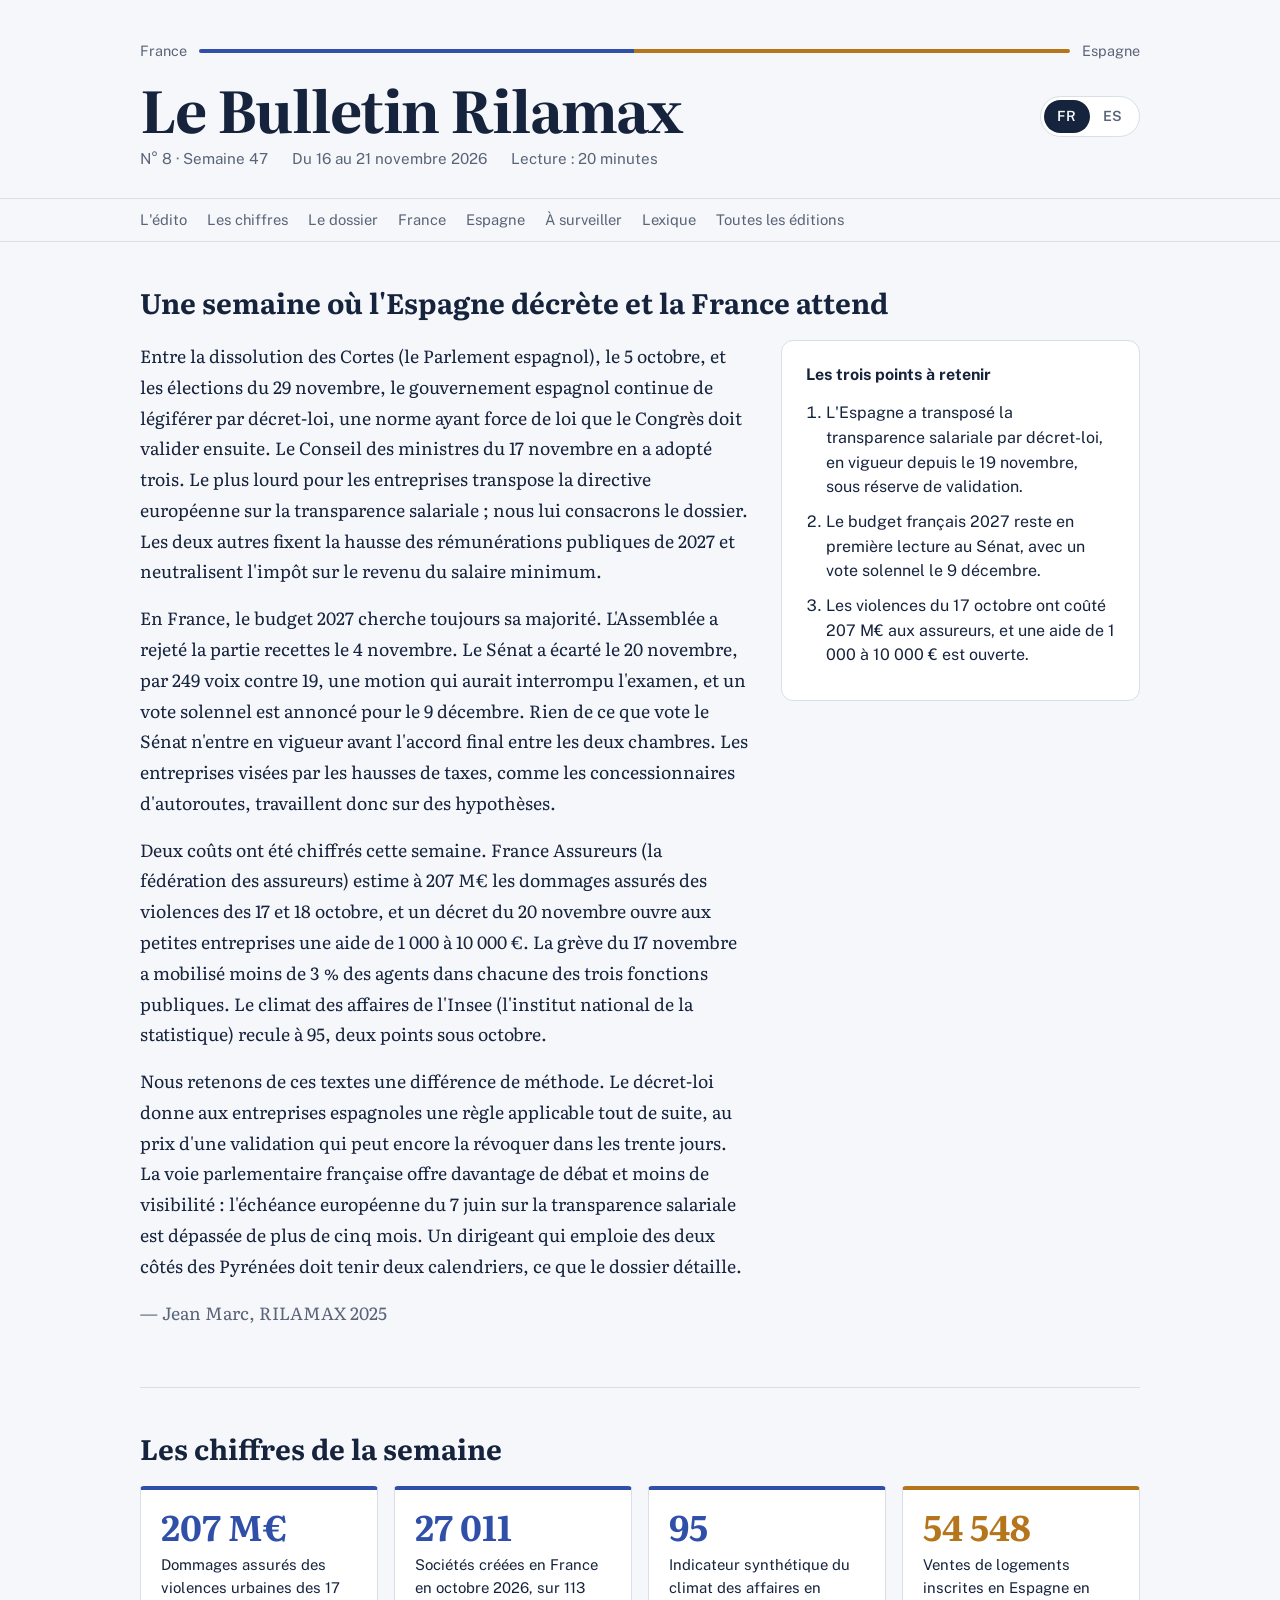
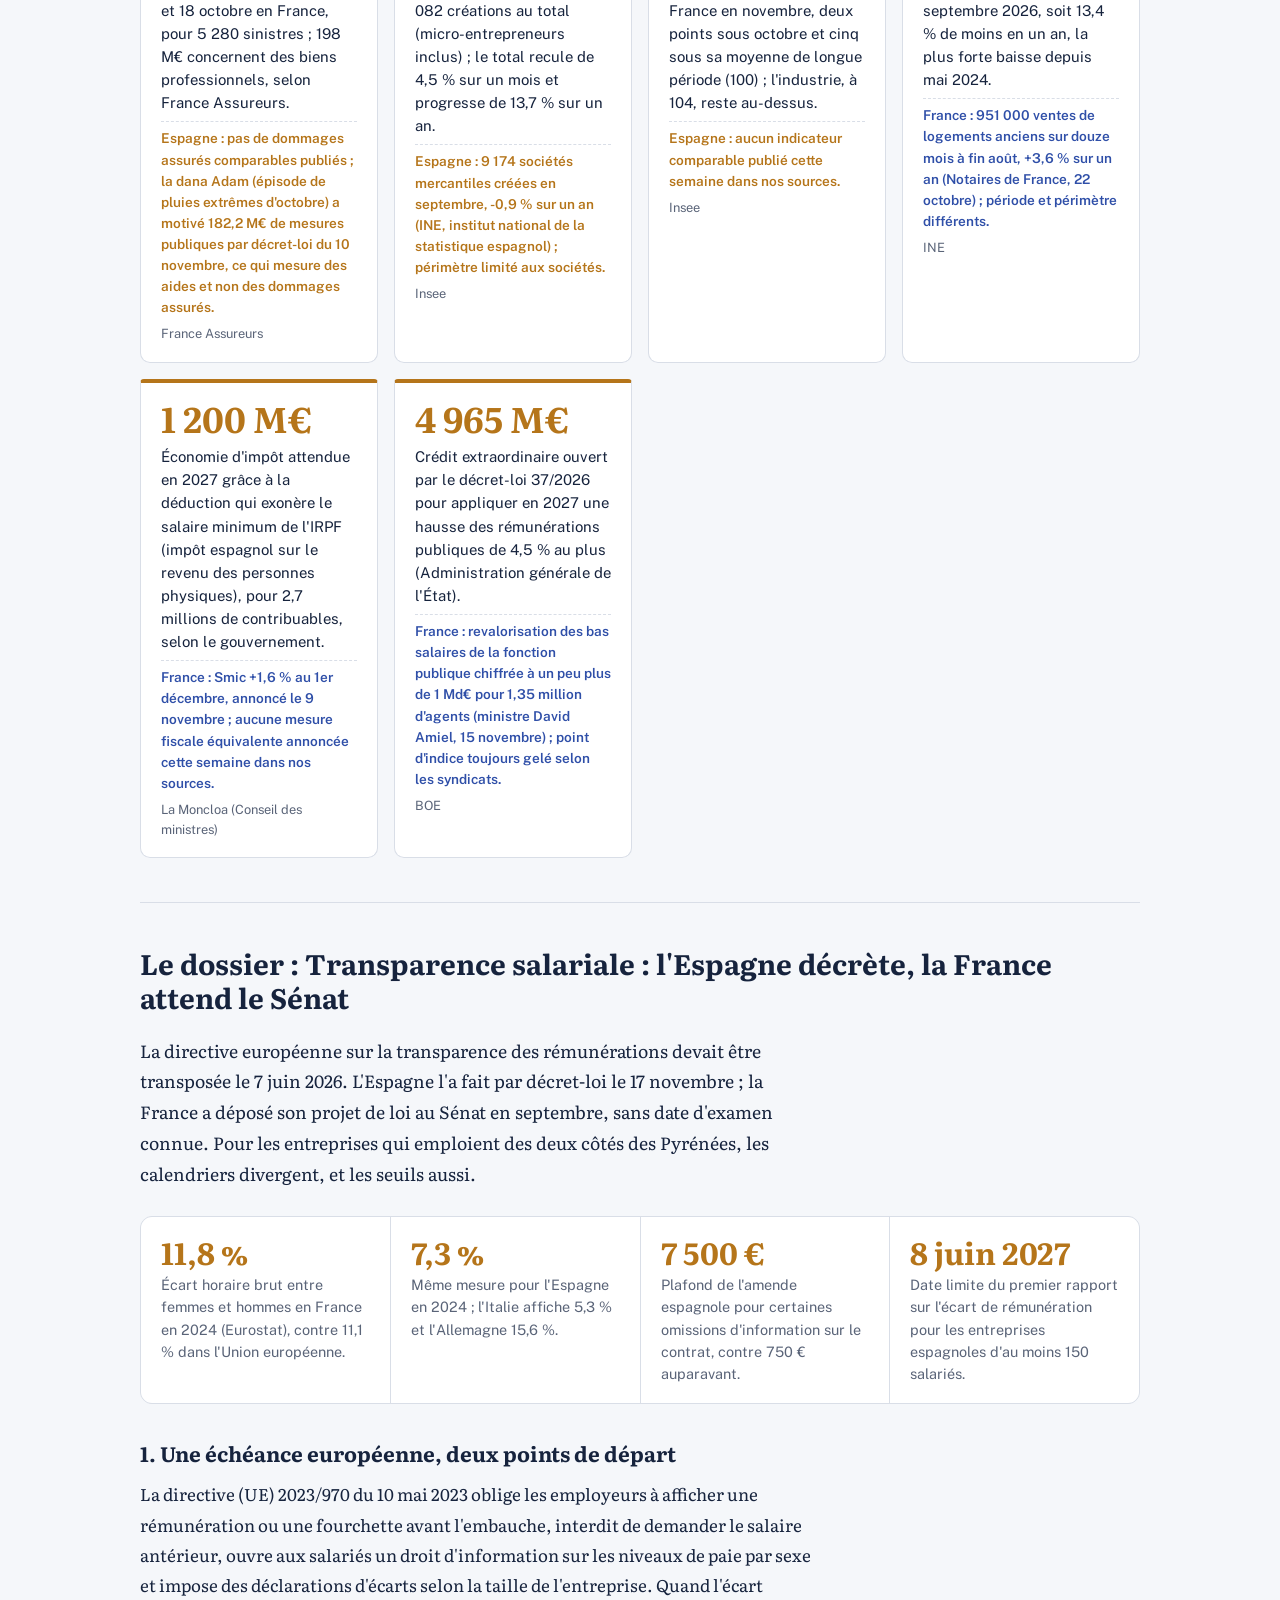
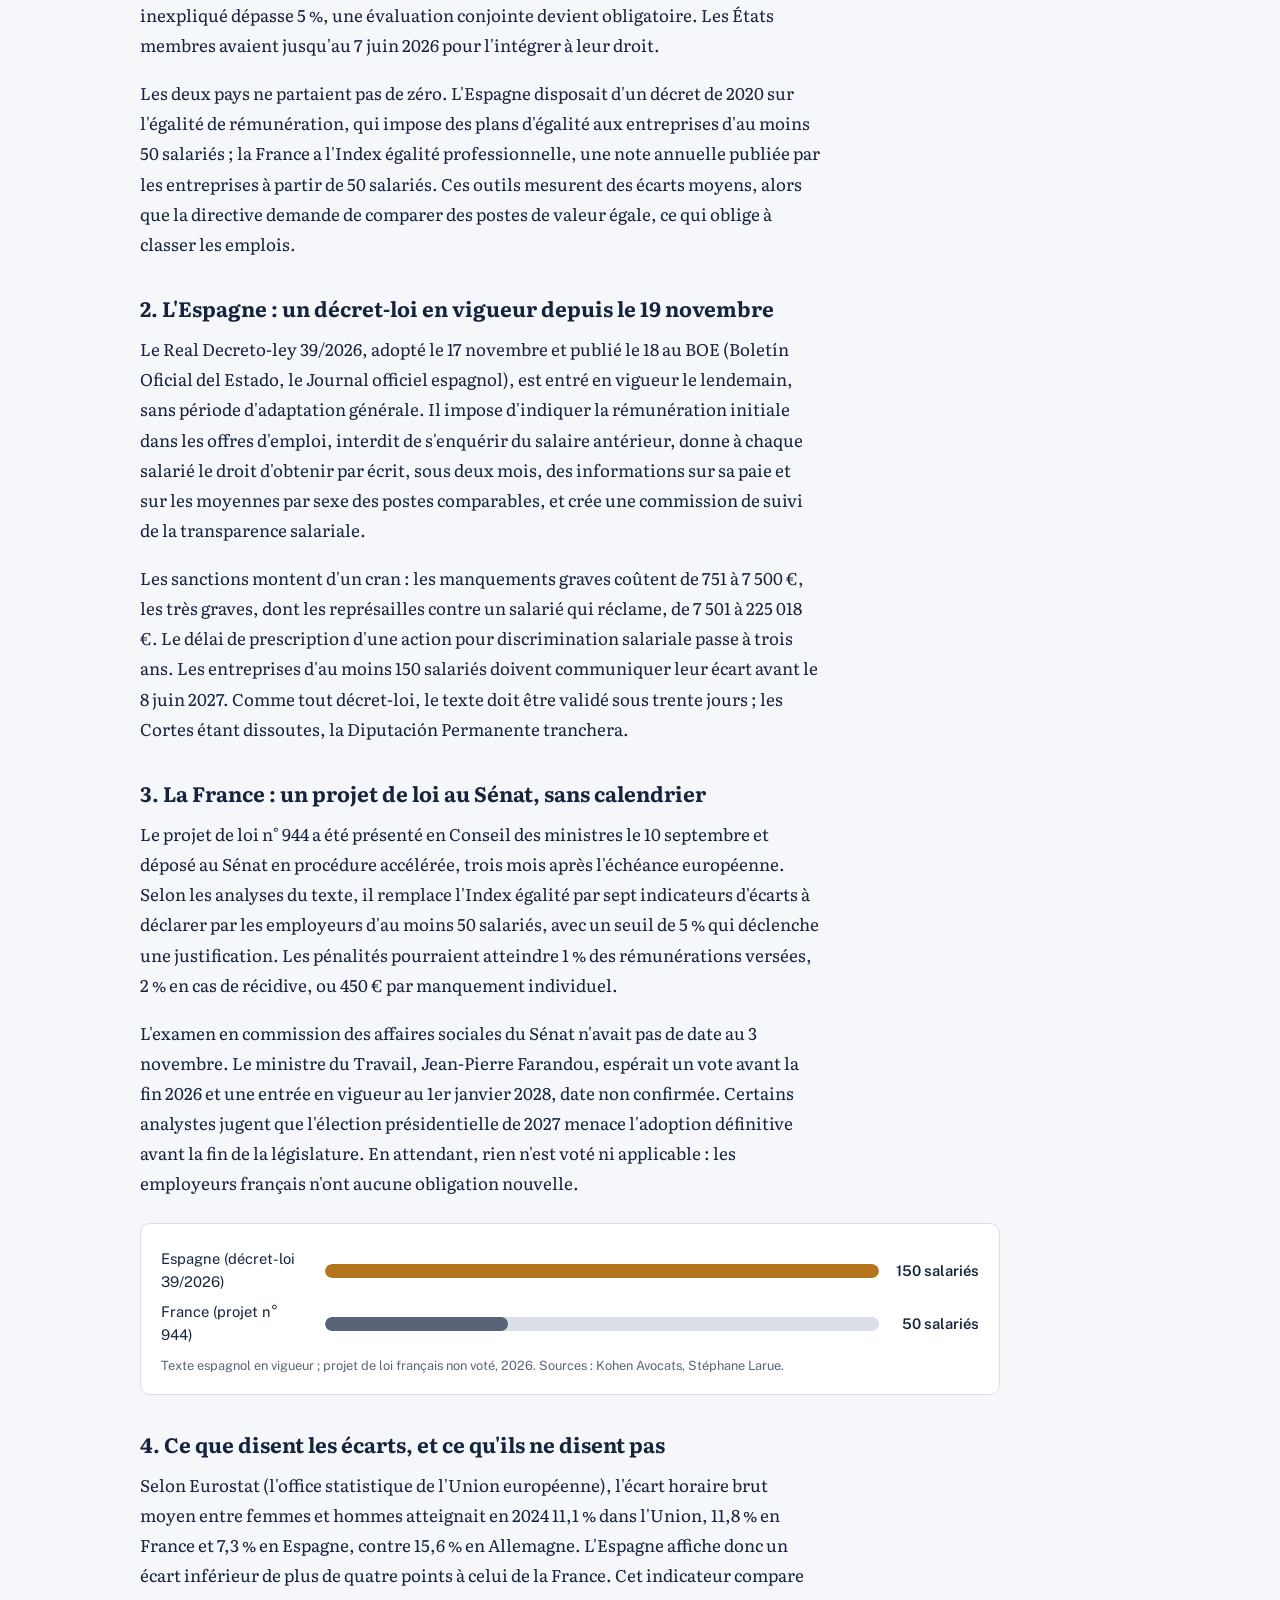
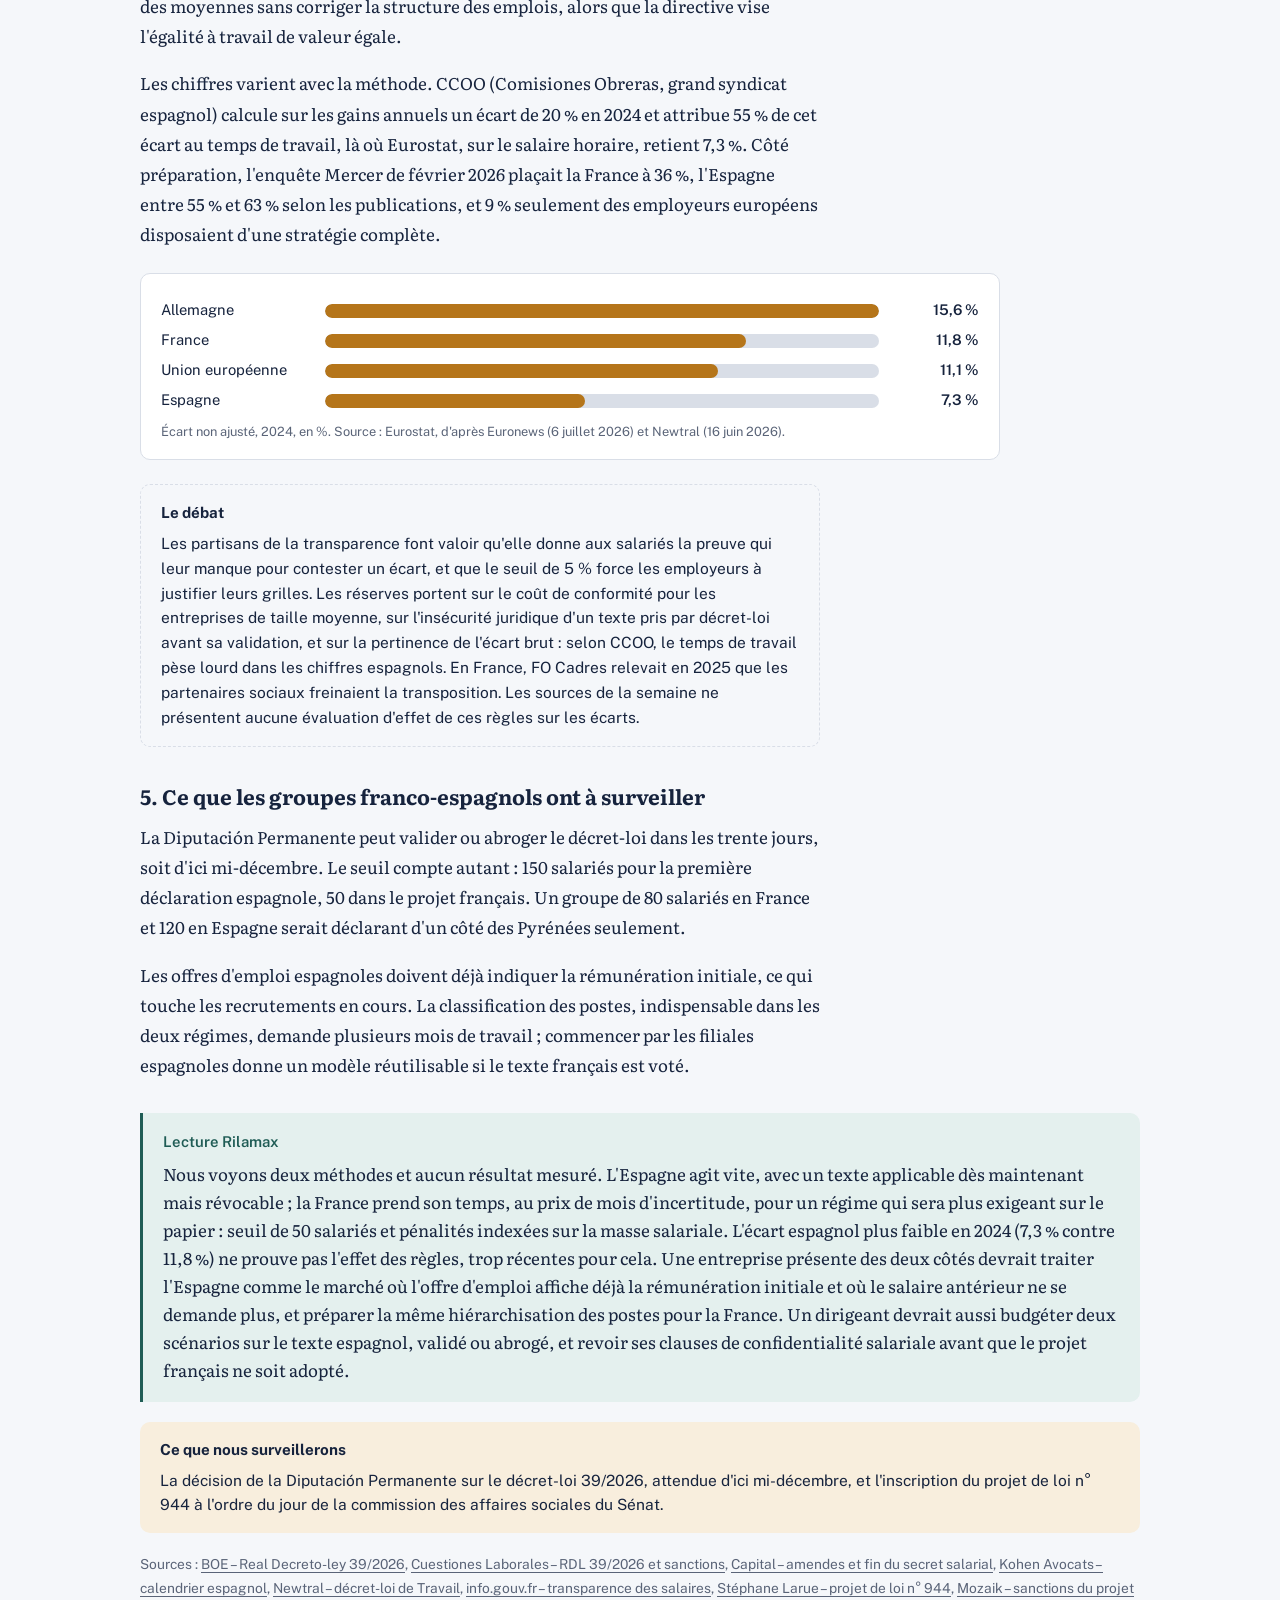
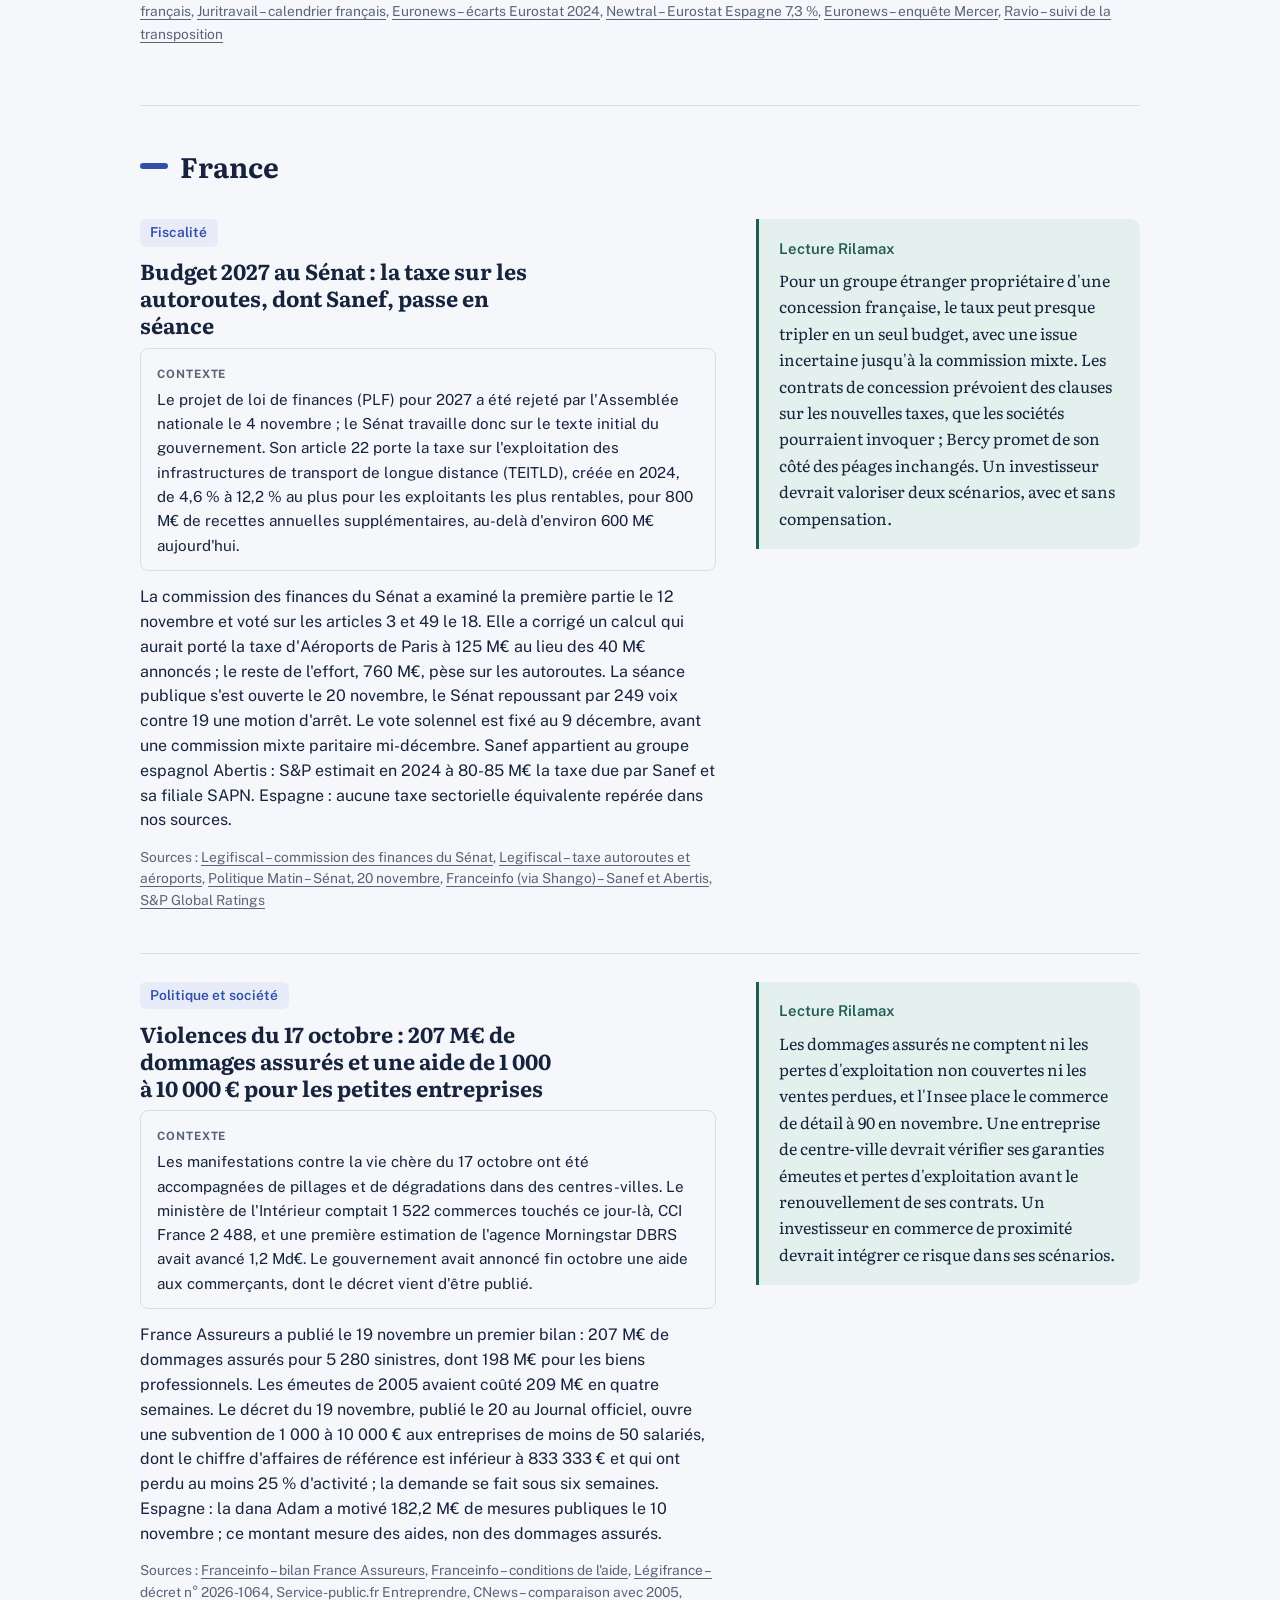
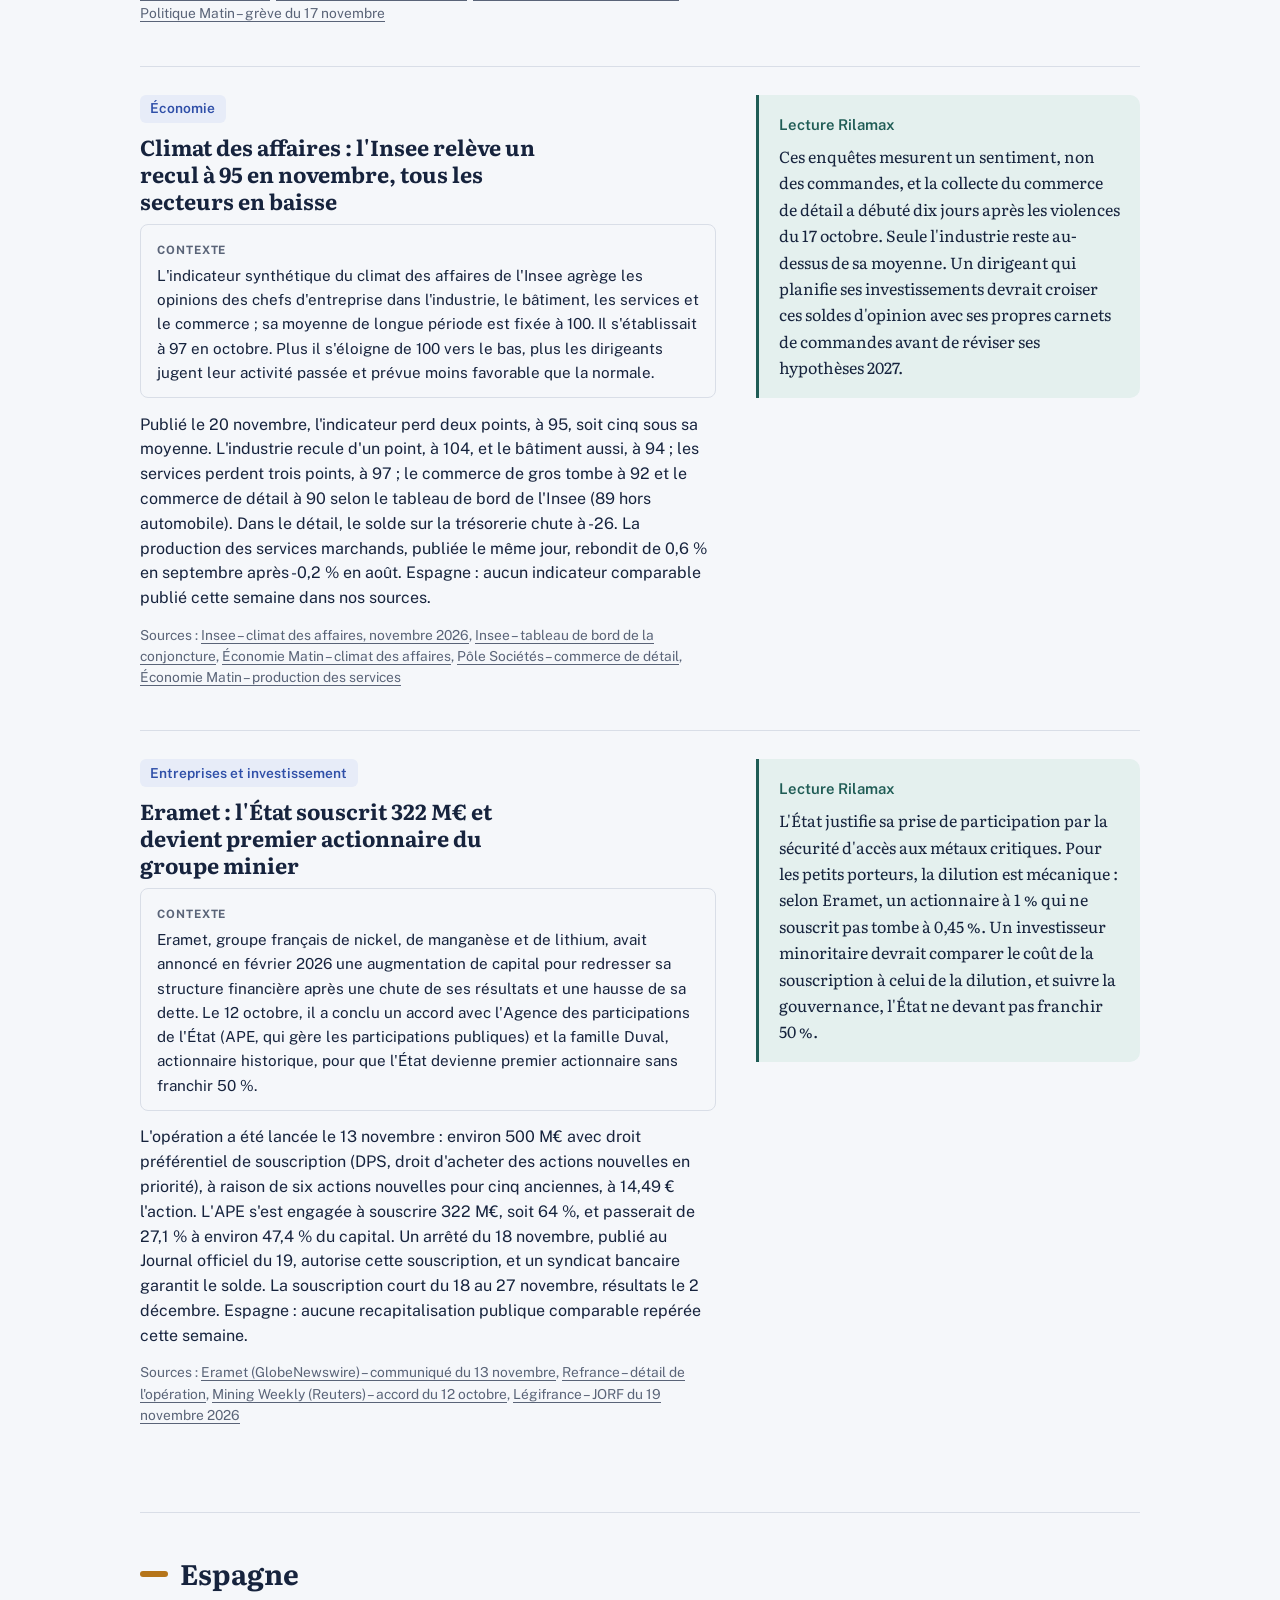
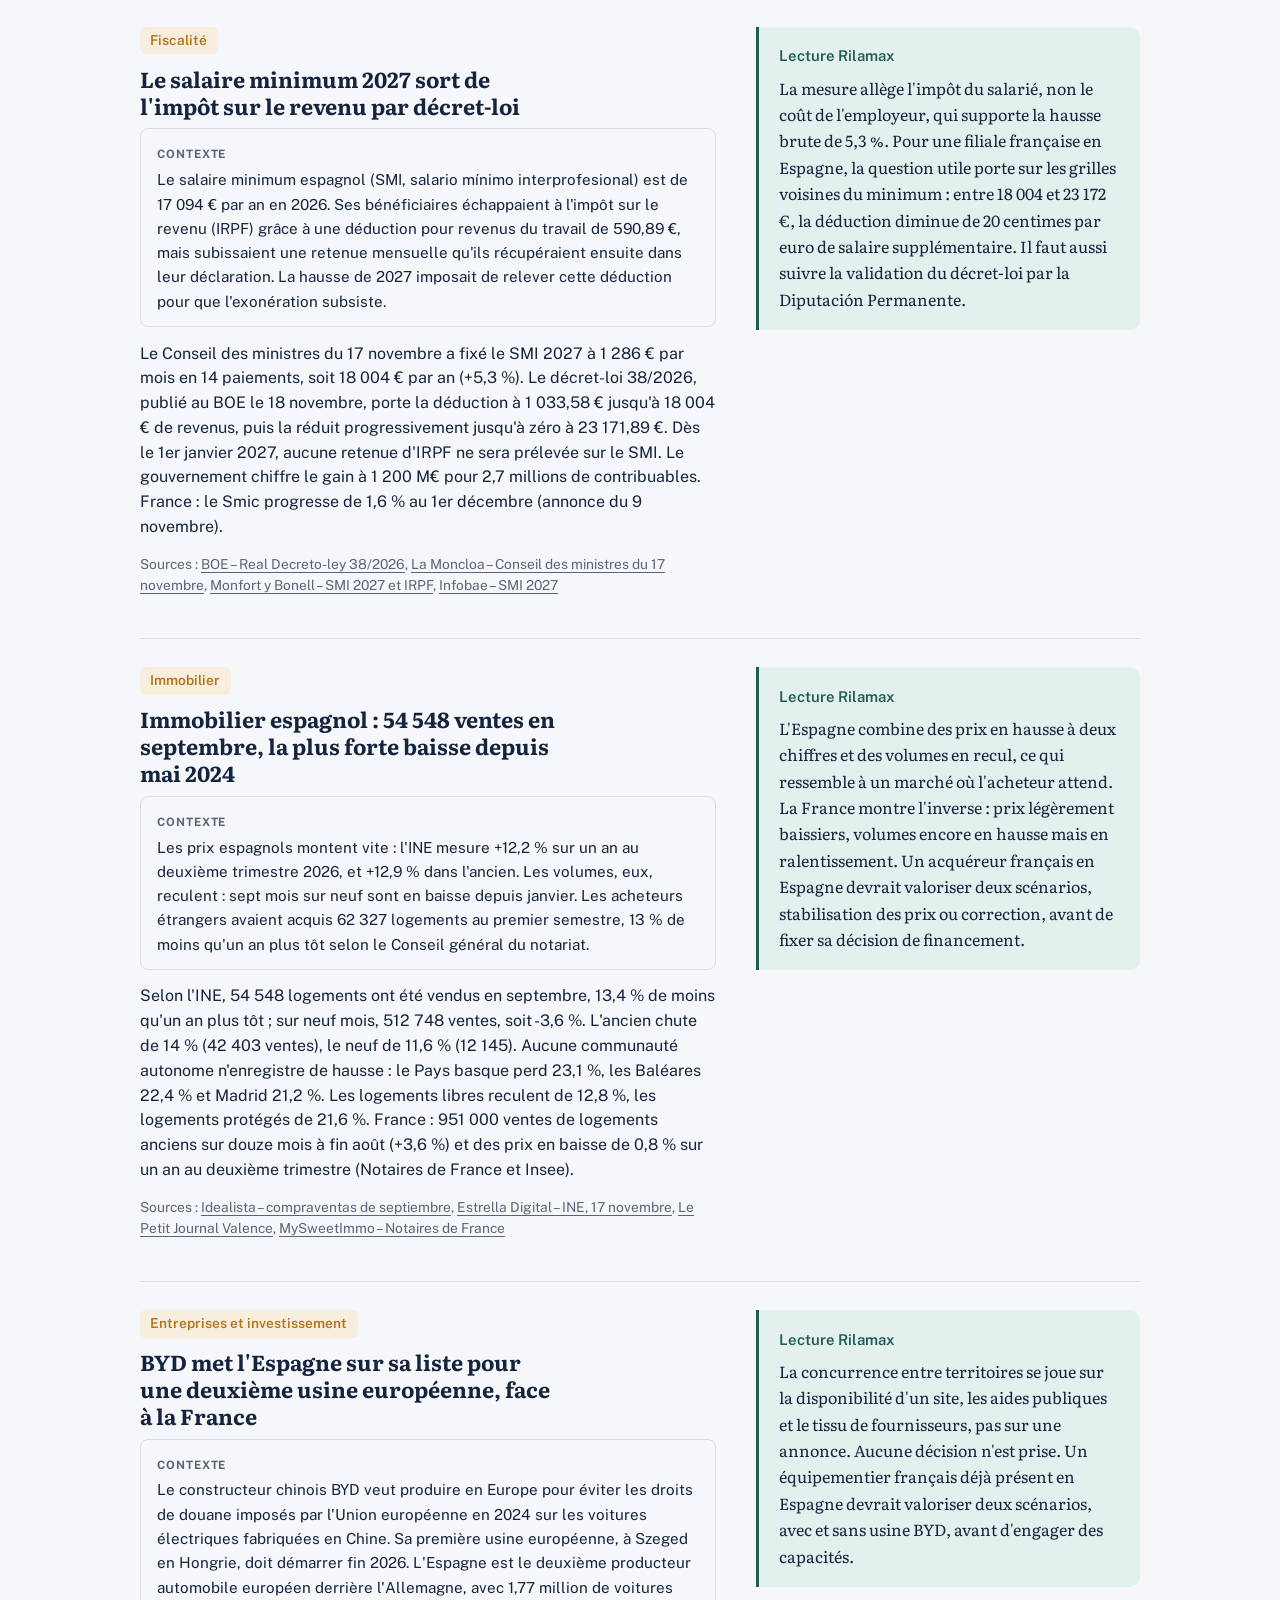
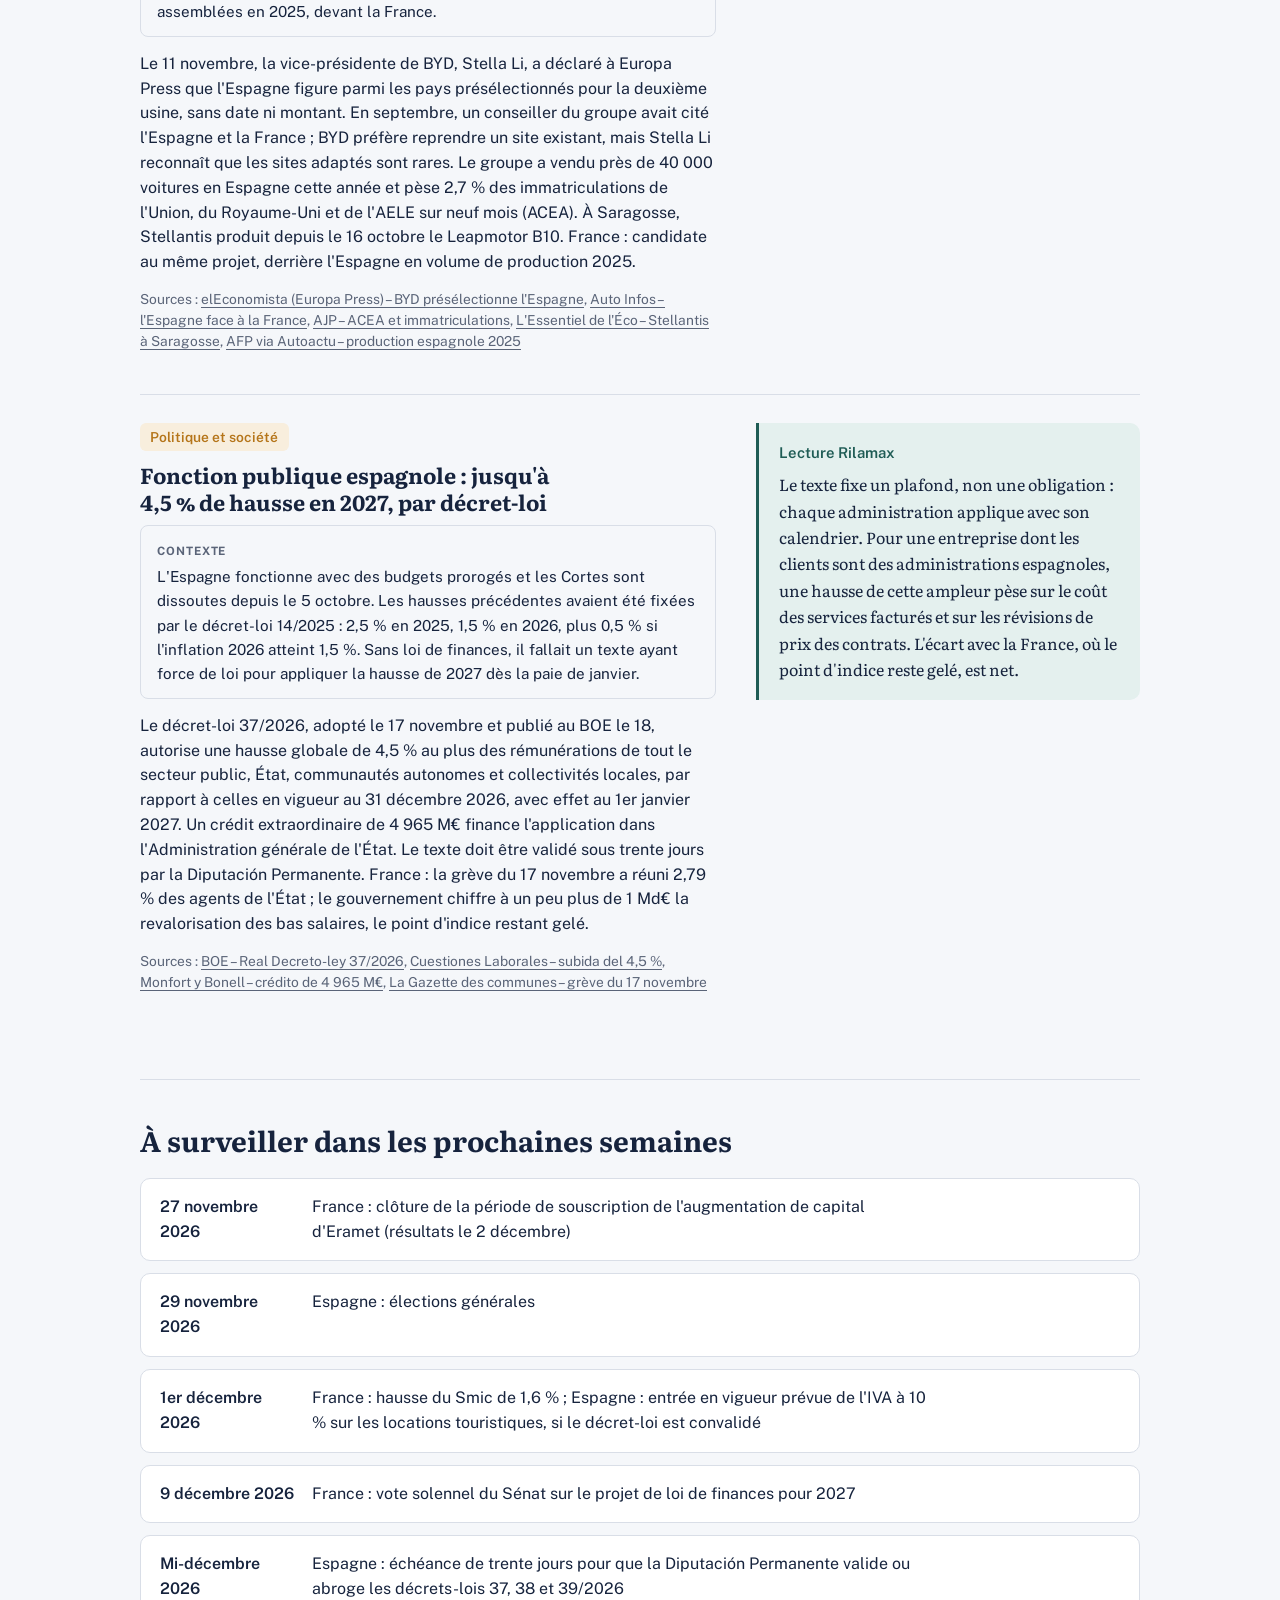
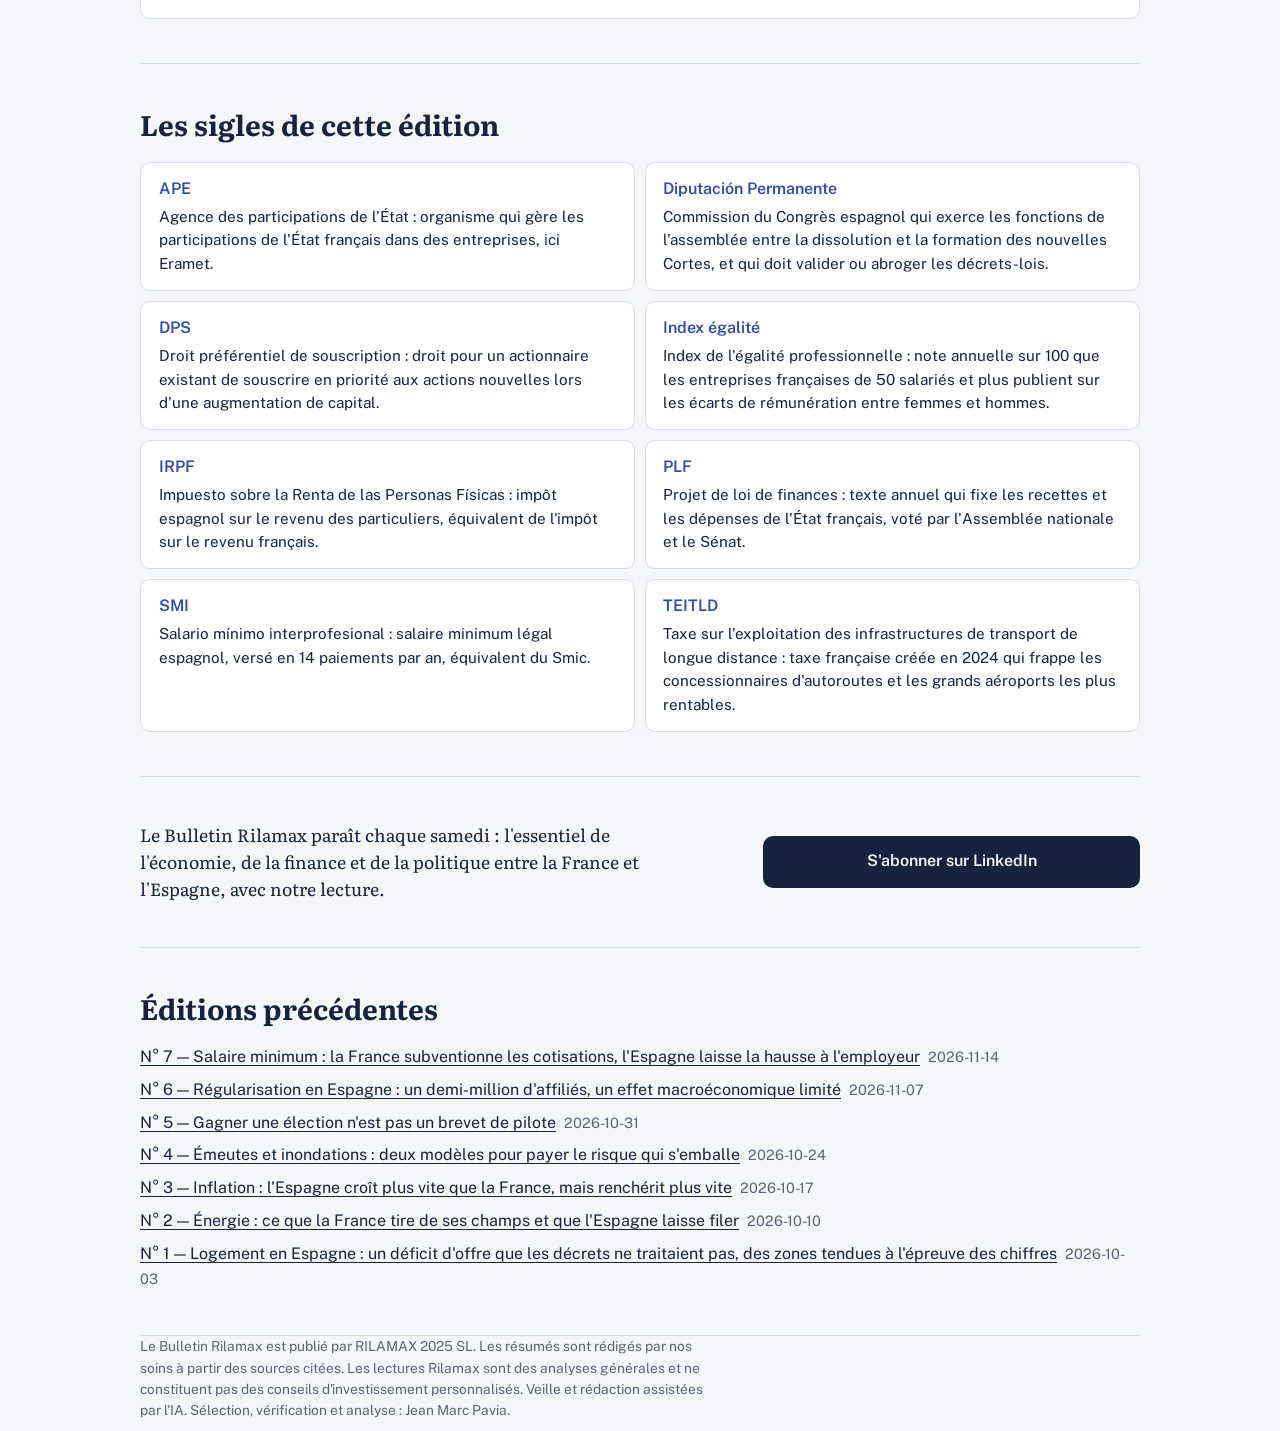
<file: site/ediciones/2026-11-21/index.html>
<!DOCTYPE html>
<html lang="fr">
<head>
<meta charset="utf-8">
<meta name="viewport" content="width=device-width, initial-scale=1, viewport-fit=cover">
<title>Le Bulletin Rilamax — N° 8</title>
<meta name="description" content="Transparence salariale : l&#39;Espagne décrète, la France attend le Sénat">
<meta property="og:type" content="article">
<meta property="og:site_name" content="Le Bulletin Rilamax">
<meta property="og:title" content="Le Bulletin Rilamax N° 8 · Transparence salariale : l&#39;Espagne décrète, la France attend le Sénat">
<meta property="og:description" content="La directive européenne sur la transparence des rémunérations devait être transposée le 7 juin 2026. L&#39;Espagne l&#39;a fait par décret-loi le 17 novembre ; la France a déposé son projet de loi au Sénat en septembre, sans date d&#39;examen connue. Pour les entreprises qui emploient des deux côtés des Pyrénées, les calendriers divergent, et les seuils aussi.">
<meta property="og:image" content="https://bulletin.rilamax.com/portada.png">
<meta property="og:url" content="https://bulletin.rilamax.com/ediciones/2026-11-21/">
<meta name="twitter:card" content="summary_large_image">
<link rel="preconnect" href="https://fonts.googleapis.com">
<link rel="preconnect" href="https://fonts.gstatic.com" crossorigin>
<link href="https://fonts.googleapis.com/css2?family=Literata:opsz,wght@7..72,400;7..72,600;7..72,700&family=Public+Sans:wght@400;500;600&display=swap" rel="stylesheet">
<style>

:root{
  --paper:#F5F7FA; --surface:#FFFFFF; --ink:#16233D; --muted:#5A6478; --rule:#D9DEE7;
  --fr:#2F4FA8; --fr-soft:#E7ECF8; --es:#B5751A; --es-soft:#F8EEDD;
  --note:#1F5C55; --note-soft:#E4F0EE;
  box-sizing:border-box;
  padding-top:env(safe-area-inset-top,0px); padding-bottom:env(safe-area-inset-bottom,0px);
}
@media (prefers-color-scheme:dark){
  :root:not([data-theme="light"]){
    --paper:#121A2B; --surface:#1A2438; --ink:#E8ECF3; --muted:#A3ADC0; --rule:#2E3A52;
    --fr:#8FA8F0; --fr-soft:#22305A; --es:#E5AE5C; --es-soft:#3A2D18;
    --note:#7FCBC0; --note-soft:#173532;
  }
}
:root[data-theme="dark"]{
  --paper:#121A2B; --surface:#1A2438; --ink:#E8ECF3; --muted:#A3ADC0; --rule:#2E3A52;
  --fr:#8FA8F0; --fr-soft:#22305A; --es:#E5AE5C; --es-soft:#3A2D18;
  --note:#7FCBC0; --note-soft:#173532;
}
*,*::before,*::after{box-sizing:inherit}
html{scroll-padding-top:calc(env(safe-area-inset-top,0px) + 64px);scroll-behavior:smooth}
@media (prefers-reduced-motion:reduce){html{scroll-behavior:auto}}
body{margin:0;background:var(--paper);color:var(--ink);font-family:"Public Sans",system-ui,-apple-system,"Segoe UI",sans-serif;font-size:16px;line-height:1.55}
a{color:inherit}
a:focus-visible{outline:2px solid var(--fr);outline-offset:3px;border-radius:4px}
.wrap{max-width:1040px;margin:0 auto;padding:0 1.25rem}
.serif{font-family:"Literata",Georgia,serif}

/* Masthead */
.mast{padding:2.5rem 0 1.75rem}
.bridge{display:flex;align-items:center;gap:.75rem;color:var(--muted);font-size:.9rem}
.bridge .line{flex:1;height:4px;border-radius:2px;background:linear-gradient(90deg,var(--fr) 0 50%,var(--es) 50% 100%)}
h1{font-family:"Literata",Georgia,serif;font-weight:700;font-size:clamp(2.2rem,6vw,3.6rem);line-height:1.05;letter-spacing:-.02em;margin:1rem 0 .5rem}
.meta{display:flex;flex-wrap:wrap;gap:.4rem 1.5rem;color:var(--muted);font-size:.95rem}

/* Sommaire */
.toc{position:sticky;top:0;z-index:5;background:var(--paper);border-top:1px solid var(--rule);border-bottom:1px solid var(--rule)}
.toc ul{list-style:none;margin:0;padding:.6rem 0;display:flex;gap:1.25rem;overflow-x:auto;white-space:nowrap;font-size:.92rem}
.toc a{text-decoration:none;color:var(--muted)}
.toc a:hover{color:var(--ink)}

section{padding:2.75rem 0;border-bottom:1px solid var(--rule)}
h2{font-family:"Literata",Georgia,serif;font-size:1.75rem;line-height:1.2;margin:0 0 1.25rem}
.lede{color:var(--muted);margin:-.75rem 0 1.5rem;max-width:62ch}

/* Edito */
.edito{display:grid;grid-template-columns:1fr;gap:2rem}
@media(min-width:780px){.edito{grid-template-columns:1.7fr 1fr}}
.edito .body p{font-family:"Literata",Georgia,serif;font-size:1.1rem;line-height:1.75;margin:0 0 1rem;max-width:62ch}
.edito .sign{font-size:.92rem;color:var(--muted)}
.keys{background:var(--surface);border:1px solid var(--rule);border-radius:12px;padding:1.4rem 1.5rem;align-self:start}
.keys h3{margin:0 0 .8rem;font-size:1rem}
.keys ol{margin:0;padding-left:1.2rem}
.keys li{margin:0 0 .6rem}

/* Chiffres */
.figs{display:grid;grid-template-columns:repeat(auto-fit,minmax(220px,1fr));gap:1rem}
.fig{background:var(--surface);border:1px solid var(--rule);border-top:4px solid var(--c);border-radius:4px 4px 10px 10px;padding:1.1rem 1.25rem}
.fig.fr{--c:var(--fr)} .fig.es{--c:var(--es)}
.fig strong{display:block;font-family:"Literata",Georgia,serif;font-size:2.2rem;line-height:1.05;color:var(--c)}
.fig span{display:block;margin-top:.5rem;font-size:.93rem}
.fig small{display:block;margin-top:.4rem;color:var(--muted);font-size:.8rem}

/* Dossier */
.dossier .intro{font-family:"Literata",Georgia,serif;font-size:1.1rem;line-height:1.75;max-width:66ch;margin:0 0 1.75rem}
.cols{display:grid;grid-template-columns:1fr;gap:1rem;margin-bottom:1.5rem}
@media(min-width:780px){.cols{grid-template-columns:repeat(3,1fr)}}
.col{background:var(--surface);border:1px solid var(--rule);border-radius:10px;padding:1.2rem 1.3rem}
.col h3{margin:0 0 .6rem;font-size:1.02rem}
.col ul{margin:0;padding-left:1.1rem}
.col li{margin:0 0 .55rem;font-size:.95rem}

/* Items */
.country-head{display:flex;align-items:center;gap:.75rem;margin:0 0 .5rem}
.country-head .bar{width:28px;height:6px;border-radius:3px;background:var(--c)}
.country-head.fr{--c:var(--fr)} .country-head.es{--c:var(--es)}
.item{display:grid;grid-template-columns:1fr;gap:1rem 2.5rem;padding:1.75rem 0;border-top:1px solid var(--rule)}
.item:first-of-type{border-top:0}
@media(min-width:780px){.item{grid-template-columns:1.5fr 1fr}}
.tag{display:inline-flex;align-items:center;gap:.5rem;font-size:.86rem;font-weight:600;padding:.2rem .65rem;border-radius:6px}
.tag.fr{background:var(--fr-soft);color:var(--fr)}
.tag.es{background:var(--es-soft);color:var(--es)}
.item h3{font-family:"Literata",Georgia,serif;font-size:1.35rem;line-height:1.25;margin:.7rem 0 .55rem;max-width:32ch}
.item .sum{margin:0 0 .8rem;max-width:62ch}
.src{font-size:.86rem;color:var(--muted)}
.src a{color:var(--muted);text-underline-offset:3px}
.lecture{align-self:start;background:var(--note-soft);border-left:3px solid var(--note);border-radius:0 10px 10px 0;padding:1.1rem 1.25rem}
.lecture h4{margin:0 0 .45rem;font-size:.93rem;font-weight:600;color:var(--note)}
.lecture p{margin:0;font-family:"Literata",Georgia,serif;font-size:1rem;line-height:1.65}

/* Agenda */
.agenda{list-style:none;margin:0;padding:0;display:grid;gap:.75rem}
.agenda li{display:grid;grid-template-columns:8.5rem 1fr;gap:1rem;background:var(--surface);border:1px solid var(--rule);border-radius:10px;padding:1rem 1.2rem}
@media(max-width:560px){.agenda li{grid-template-columns:1fr;gap:.25rem}}
.agenda .when{font-weight:600}
.agenda .what{max-width:62ch}

/* CTA + footer */
.cta{display:grid;grid-template-columns:1fr;gap:1.25rem;align-items:center}
@media(min-width:780px){.cta{grid-template-columns:1.6fr 1fr}}
.cta p{font-family:"Literata",Georgia,serif;font-size:1.1rem;margin:0;max-width:56ch}
.btn{display:inline-block;text-align:center;text-decoration:none;font-weight:600;background:var(--ink);color:var(--paper);padding:.85rem 1.3rem;border-radius:10px}
footer{padding:2rem 0 3rem;color:var(--muted);font-size:.86rem}
footer p{max-width:72ch;margin:0 0 .6rem}


.titlerow{display:flex;align-items:flex-end;justify-content:space-between;gap:1rem;flex-wrap:wrap}
.langs{display:inline-flex;border:1px solid var(--rule);border-radius:999px;padding:3px;background:var(--surface);margin-bottom:.6rem}
.langs button{font:inherit;font-size:.88rem;font-weight:600;border:0;background:transparent;color:var(--muted);padding:.35rem .85rem;border-radius:999px;cursor:pointer}
.langs button[aria-pressed="true"]{background:var(--ink);color:var(--paper)}
.langs button:focus-visible{outline:2px solid var(--fr);outline-offset:2px}
.edition[hidden]{display:none}

.dfigs{display:grid;grid-template-columns:repeat(auto-fit,minmax(200px,1fr));gap:1px;background:var(--rule);border:1px solid var(--rule);border-radius:12px;overflow:hidden;margin:0 0 2.25rem}
.dfigs div{background:var(--surface);padding:1.1rem 1.25rem}
.dfigs strong{display:block;font-family:"Literata",Georgia,serif;font-size:1.9rem;line-height:1.1;color:var(--es)}
.dfigs span{display:block;margin-top:.35rem;font-size:.9rem;color:var(--muted)}
.longform{max-width:none}
.longform>h3,.longform>p,.longform>.debate{max-width:68ch}
.longform>figure{max-width:860px}
.longform h3{font-family:"Literata",Georgia,serif;font-size:1.3rem;line-height:1.3;margin:2.25rem 0 .75rem}
.longform h3:first-child{margin-top:0}
.longform p{font-family:"Literata",Georgia,serif;font-size:1.06rem;line-height:1.78;margin:0 0 1.1rem}
.chart{margin:1.5rem 0;padding:1.1rem 1.25rem;background:var(--surface);border:1px solid var(--rule);border-radius:10px}
.bar-row{display:grid;grid-template-columns:9.5rem 1fr 5.5rem;align-items:center;gap:.75rem;margin:.45rem 0;font-size:.92rem}
.bar-row .bar{display:block;height:14px;border-radius:7px;background:#D9DEE7;background:var(--rule);overflow:hidden}
.bar-row .fill{display:block;height:14px;width:0;border-radius:7px;background:#B5751A;background:var(--es)}
.bar-row .fill.c-muted{background:#5A6478;background:var(--muted)}
.bar-row .fill.c-fr{background:#2F4FA8;background:var(--fr)}
.bar-row .val{font-weight:600;text-align:right}
.chart figcaption{margin-top:.6rem;font-size:.8rem;color:var(--muted)}
@media(max-width:560px){.bar-row{grid-template-columns:1fr auto}.bar-row .bar{grid-column:1/-1;order:3}}
.debate{margin:1.5rem 0;padding:1rem 1.25rem;border:1px dashed var(--rule);border-radius:10px}
.debate h4,.watch h4{margin:0 0 .4rem;font-size:.95rem}
.debate p,.watch p{margin:0;font-size:.97rem;font-family:"Public Sans",system-ui,sans-serif;line-height:1.6}
.dossier .lecture{margin-top:2rem;max-width:none}
.dossier .lecture p{font-size:1.06rem}
.watch{margin:1.25rem 0;padding:1rem 1.25rem;background:var(--es-soft);border-radius:10px}
.dossier .src{margin-top:1rem;line-height:1.7}

.archive ul{list-style:none;margin:0;padding:0;display:grid;gap:.5rem}
.archive a{text-underline-offset:3px}
.archive li span{color:var(--muted);font-size:.9rem;margin-left:.5rem}
.bar-row .fill.w1{width:1%}.bar-row .fill.w2{width:2%}.bar-row .fill.w3{width:3%}.bar-row .fill.w4{width:4%}.bar-row .fill.w5{width:5%}.bar-row .fill.w6{width:6%}.bar-row .fill.w7{width:7%}.bar-row .fill.w8{width:8%}.bar-row .fill.w9{width:9%}.bar-row .fill.w10{width:10%}.bar-row .fill.w11{width:11%}.bar-row .fill.w12{width:12%}.bar-row .fill.w13{width:13%}.bar-row .fill.w14{width:14%}.bar-row .fill.w15{width:15%}.bar-row .fill.w16{width:16%}.bar-row .fill.w17{width:17%}.bar-row .fill.w18{width:18%}.bar-row .fill.w19{width:19%}.bar-row .fill.w20{width:20%}.bar-row .fill.w21{width:21%}.bar-row .fill.w22{width:22%}.bar-row .fill.w23{width:23%}.bar-row .fill.w24{width:24%}.bar-row .fill.w25{width:25%}.bar-row .fill.w26{width:26%}.bar-row .fill.w27{width:27%}.bar-row .fill.w28{width:28%}.bar-row .fill.w29{width:29%}.bar-row .fill.w30{width:30%}.bar-row .fill.w31{width:31%}.bar-row .fill.w32{width:32%}.bar-row .fill.w33{width:33%}.bar-row .fill.w34{width:34%}.bar-row .fill.w35{width:35%}.bar-row .fill.w36{width:36%}.bar-row .fill.w37{width:37%}.bar-row .fill.w38{width:38%}.bar-row .fill.w39{width:39%}.bar-row .fill.w40{width:40%}.bar-row .fill.w41{width:41%}.bar-row .fill.w42{width:42%}.bar-row .fill.w43{width:43%}.bar-row .fill.w44{width:44%}.bar-row .fill.w45{width:45%}.bar-row .fill.w46{width:46%}.bar-row .fill.w47{width:47%}.bar-row .fill.w48{width:48%}.bar-row .fill.w49{width:49%}.bar-row .fill.w50{width:50%}.bar-row .fill.w51{width:51%}.bar-row .fill.w52{width:52%}.bar-row .fill.w53{width:53%}.bar-row .fill.w54{width:54%}.bar-row .fill.w55{width:55%}.bar-row .fill.w56{width:56%}.bar-row .fill.w57{width:57%}.bar-row .fill.w58{width:58%}.bar-row .fill.w59{width:59%}.bar-row .fill.w60{width:60%}.bar-row .fill.w61{width:61%}.bar-row .fill.w62{width:62%}.bar-row .fill.w63{width:63%}.bar-row .fill.w64{width:64%}.bar-row .fill.w65{width:65%}.bar-row .fill.w66{width:66%}.bar-row .fill.w67{width:67%}.bar-row .fill.w68{width:68%}.bar-row .fill.w69{width:69%}.bar-row .fill.w70{width:70%}.bar-row .fill.w71{width:71%}.bar-row .fill.w72{width:72%}.bar-row .fill.w73{width:73%}.bar-row .fill.w74{width:74%}.bar-row .fill.w75{width:75%}.bar-row .fill.w76{width:76%}.bar-row .fill.w77{width:77%}.bar-row .fill.w78{width:78%}.bar-row .fill.w79{width:79%}.bar-row .fill.w80{width:80%}.bar-row .fill.w81{width:81%}.bar-row .fill.w82{width:82%}.bar-row .fill.w83{width:83%}.bar-row .fill.w84{width:84%}.bar-row .fill.w85{width:85%}.bar-row .fill.w86{width:86%}.bar-row .fill.w87{width:87%}.bar-row .fill.w88{width:88%}.bar-row .fill.w89{width:89%}.bar-row .fill.w90{width:90%}.bar-row .fill.w91{width:91%}.bar-row .fill.w92{width:92%}.bar-row .fill.w93{width:93%}.bar-row .fill.w94{width:94%}.bar-row .fill.w95{width:95%}.bar-row .fill.w96{width:96%}.bar-row .fill.w97{width:97%}.bar-row .fill.w98{width:98%}.bar-row .fill.w99{width:99%}.bar-row .fill.w100{width:100%}

.glossary{margin:0;display:grid;grid-template-columns:1fr;gap:.6rem}
@media(min-width:780px){.glossary{grid-template-columns:1fr 1fr}}
.glossary div{background:var(--surface);border:1px solid var(--rule);border-radius:10px;padding:.9rem 1.1rem}
.glossary dt{font-weight:600;color:var(--fr);margin:0 0 .2rem}
.glossary dd{margin:0;font-size:.95rem;line-height:1.55}

.chart-t{margin:0 0 .7rem;font-weight:600;font-size:.95rem}
.bar-row .fill{transition:width 1.1s cubic-bezier(.2,.7,.2,1)}
.chart.pre .bar-row .fill,.chart.pre .seg{width:0 !important}
.mix-row{display:grid;grid-template-columns:6.5rem 1fr;align-items:center;gap:.75rem;margin:.55rem 0;font-size:.92rem}
.mix-bar{display:flex;height:30px;border-radius:7px;overflow:hidden;background:var(--rule)}
.seg{display:flex;align-items:center;justify-content:center;height:100%;width:0;color:#fff;font-style:normal;font-size:.75rem;font-weight:600;position:relative;transition:width 1.2s cubic-bezier(.2,.7,.2,1);cursor:default;outline:none}
.seg i{font-style:normal;white-space:nowrap;overflow:hidden}
.seg:hover,.seg:focus{filter:brightness(1.12)}
.mix-legend{display:flex;flex-wrap:wrap;gap:.4rem 1rem;margin-top:.75rem;font-size:.82rem;color:var(--muted)}
.mix-legend b{display:inline-block;width:.8rem;height:.8rem;border-radius:3px;margin-right:.35rem;vertical-align:-1px}
.k-nuclear{background:#6C4AB6}.k-fosil{background:#5A6478}.k-eolica{background:#2F8F83}.k-solar{background:#D9A21B}.k-hidro{background:#2F4FA8}.k-biomasa{background:#7A9A3A}.k-otros{background:#A3ADC0}
.mix .chart.pre .seg{width:0}
.seg[class*=" w"]{flex:none}
.seg.w1{width:1%}.seg.w2{width:2%}.seg.w3{width:3%}.seg.w4{width:4%}.seg.w5{width:5%}.seg.w6{width:6%}.seg.w7{width:7%}.seg.w8{width:8%}.seg.w9{width:9%}.seg.w10{width:10%}.seg.w11{width:11%}.seg.w12{width:12%}.seg.w13{width:13%}.seg.w14{width:14%}.seg.w15{width:15%}.seg.w16{width:16%}.seg.w17{width:17%}.seg.w18{width:18%}.seg.w19{width:19%}.seg.w20{width:20%}.seg.w21{width:21%}.seg.w22{width:22%}.seg.w23{width:23%}.seg.w24{width:24%}.seg.w25{width:25%}.seg.w26{width:26%}.seg.w27{width:27%}.seg.w28{width:28%}.seg.w29{width:29%}.seg.w30{width:30%}.seg.w31{width:31%}.seg.w32{width:32%}.seg.w33{width:33%}.seg.w34{width:34%}.seg.w35{width:35%}.seg.w36{width:36%}.seg.w37{width:37%}.seg.w38{width:38%}.seg.w39{width:39%}.seg.w40{width:40%}.seg.w41{width:41%}.seg.w42{width:42%}.seg.w43{width:43%}.seg.w44{width:44%}.seg.w45{width:45%}.seg.w46{width:46%}.seg.w47{width:47%}.seg.w48{width:48%}.seg.w49{width:49%}.seg.w50{width:50%}.seg.w51{width:51%}.seg.w52{width:52%}.seg.w53{width:53%}.seg.w54{width:54%}.seg.w55{width:55%}.seg.w56{width:56%}.seg.w57{width:57%}.seg.w58{width:58%}.seg.w59{width:59%}.seg.w60{width:60%}.seg.w61{width:61%}.seg.w62{width:62%}.seg.w63{width:63%}.seg.w64{width:64%}.seg.w65{width:65%}.seg.w66{width:66%}.seg.w67{width:67%}.seg.w68{width:68%}.seg.w69{width:69%}.seg.w70{width:70%}.seg.w71{width:71%}.seg.w72{width:72%}.seg.w73{width:73%}.seg.w74{width:74%}.seg.w75{width:75%}.seg.w76{width:76%}.seg.w77{width:77%}.seg.w78{width:78%}.seg.w79{width:79%}.seg.w80{width:80%}.seg.w81{width:81%}.seg.w82{width:82%}.seg.w83{width:83%}.seg.w84{width:84%}.seg.w85{width:85%}.seg.w86{width:86%}.seg.w87{width:87%}.seg.w88{width:88%}.seg.w89{width:89%}.seg.w90{width:90%}.seg.w91{width:91%}.seg.w92{width:92%}.seg.w93{width:93%}.seg.w94{width:94%}.seg.w95{width:95%}.seg.w96{width:96%}.seg.w97{width:97%}.seg.w98{width:98%}.seg.w99{width:99%}.seg.w100{width:100%}

.seg{cursor:pointer}
.seg.on{filter:brightness(1.18);box-shadow:inset 0 0 0 2px rgba(255,255,255,.85)}
.mix-info{margin:.7rem 0 0;padding:.5rem .75rem;border-radius:8px;background:var(--paper);font-size:.88rem;color:var(--muted);min-height:1.2em}
.mix-info.act{color:var(--ink);font-weight:600;background:var(--fr-soft)}
.cite{font-family:"Public Sans",system-ui,sans-serif;font-size:.78rem;color:var(--muted);white-space:normal}
.cite a{color:var(--muted);text-underline-offset:2px}
.illus{margin:1.6rem 0;padding:1.1rem 1.25rem;background:var(--surface);border:1px solid var(--rule);border-radius:10px}
.illus figcaption,.cmp figcaption{margin-top:.6rem;font-size:.8rem;color:var(--muted);font-family:"Public Sans",system-ui,sans-serif}
.cmp{margin:1.75rem 0;padding:1.1rem 1.25rem;background:var(--surface);border:1px solid var(--rule);border-radius:10px;max-width:none}
.cmp-wrap{overflow-x:auto}
.cmp table{width:100%;border-collapse:collapse;font-size:.88rem;font-family:"Public Sans",system-ui,sans-serif;min-width:560px}
.cmp th,.cmp td{text-align:left;padding:.55rem .6rem;border-bottom:1px solid var(--rule);vertical-align:top}
.cmp thead th{font-weight:600;color:var(--muted);font-size:.8rem;text-transform:uppercase;letter-spacing:.03em}
.cmp thead th:nth-child(2){color:var(--fr)}.cmp thead th:nth-child(3){color:var(--es)}
.cmp tbody th{font-weight:600}
.cmp td{white-space:nowrap}
.cmp td.src-cell{white-space:normal}
.cmp td.src-cell .cite{font-size:.75rem}
.longform .cmp,.longform .illus{max-width:none}

.mix-info{font-family:"Public Sans",system-ui,sans-serif !important;font-size:.88rem !important;line-height:1.5 !important}
.cmp td.src-cell{min-width:9rem}

.lecture p+p{margin-top:.8rem}

.ctx{margin:.2rem 0 .9rem;padding:.75rem 1rem;background:var(--paper);border:1px solid var(--rule);border-radius:8px;max-width:62ch}
.ctx-l{display:inline-block;font-size:.72rem;font-weight:700;letter-spacing:.08em;text-transform:uppercase;color:var(--muted);margin-bottom:.25rem}
.ctx p{margin:0;font-size:.95rem;line-height:1.6}
.fig .cmp-o{display:block;margin-top:.45rem;font-style:normal;font-size:.85rem;font-weight:600;padding-top:.4rem;border-top:1px dashed var(--rule)}
.fig .cmp-o.fr{color:var(--fr)}.fig .cmp-o.es{color:var(--es)}

</style>
</head>
<body>















<div class="edition" data-lang="fr" lang="fr">
<header class="mast">
  <div class="wrap">
    <div class="bridge"><span>France</span><span class="line" aria-hidden="true"></span><span>Espagne</span></div>
    <div class="titlerow">
      <h1>Le Bulletin Rilamax</h1>
      <div class="langs" role="group" aria-label="Langue"><button type="button" data-set="fr" aria-pressed="true">FR</button><button type="button" data-set="es" aria-pressed="false">ES</button></div>
    </div>
    <div class="meta"><span>N° 8 · Semaine 47</span><span>Du 16 au 21 novembre 2026</span><span>Lecture : 20 minutes</span></div>
  </div>
</header>

<nav class="toc" aria-label="Sommaire">
  <div class="wrap"><ul>
    <li><a href="#fr-edito">L&#39;édito</a></li>
    <li><a href="#fr-cifras">Les chiffres</a></li>
    <li><a href="#fr-dossier">Le dossier</a></li>
    <li><a href="#fr-fr">France</a></li>
    <li><a href="#fr-es">Espagne</a></li>
    <li><a href="#fr-agenda">À surveiller</a></li>
    <li><a href="#fr-glosario">Lexique</a></li>
    <li><a href="/archivo/?lang=fr">Toutes les éditions</a></li>
  </ul></div>
</nav>

<main class="wrap">
  <section id="fr-edito">
    <h2>Une semaine où l&#39;Espagne décrète et la France attend</h2>
    <div class="edito">
      <div class="body">
        <p>Entre la dissolution des Cortes (le Parlement espagnol), le 5 octobre, et les élections du 29 novembre, le gouvernement espagnol continue de légiférer par décret-loi, une norme ayant force de loi que le Congrès doit valider ensuite. Le Conseil des ministres du 17 novembre en a adopté trois. Le plus lourd pour les entreprises transpose la directive européenne sur la transparence salariale ; nous lui consacrons le dossier. Les deux autres fixent la hausse des rémunérations publiques de 2027 et neutralisent l&#39;impôt sur le revenu du salaire minimum.</p><p>En France, le budget 2027 cherche toujours sa majorité. L&#39;Assemblée a rejeté la partie recettes le 4 novembre. Le Sénat a écarté le 20 novembre, par 249 voix contre 19, une motion qui aurait interrompu l&#39;examen, et un vote solennel est annoncé pour le 9 décembre. Rien de ce que vote le Sénat n&#39;entre en vigueur avant l&#39;accord final entre les deux chambres. Les entreprises visées par les hausses de taxes, comme les concessionnaires d&#39;autoroutes, travaillent donc sur des hypothèses.</p><p>Deux coûts ont été chiffrés cette semaine. France Assureurs (la fédération des assureurs) estime à 207 M€ les dommages assurés des violences des 17 et 18 octobre, et un décret du 20 novembre ouvre aux petites entreprises une aide de 1 000 à 10 000 €. La grève du 17 novembre a mobilisé moins de 3 % des agents dans chacune des trois fonctions publiques. Le climat des affaires de l&#39;Insee (l&#39;institut national de la statistique) recule à 95, deux points sous octobre.</p><p>Nous retenons de ces textes une différence de méthode. Le décret-loi donne aux entreprises espagnoles une règle applicable tout de suite, au prix d&#39;une validation qui peut encore la révoquer dans les trente jours. La voie parlementaire française offre davantage de débat et moins de visibilité : l&#39;échéance européenne du 7 juin sur la transparence salariale est dépassée de plus de cinq mois. Un dirigeant qui emploie des deux côtés des Pyrénées doit tenir deux calendriers, ce que le dossier détaille.</p>
        <p class="sign">— Jean Marc, RILAMAX 2025</p>
      </div>
      <aside class="keys">
        <h3>Les trois points à retenir</h3>
        <ol><li>L&#39;Espagne a transposé la transparence salariale par décret-loi, en vigueur depuis le 19 novembre, sous réserve de validation.</li><li>Le budget français 2027 reste en première lecture au Sénat, avec un vote solennel le 9 décembre.</li><li>Les violences du 17 octobre ont coûté 207 M€ aux assureurs, et une aide de 1 000 à 10 000 € est ouverte.</li></ol>
      </aside>
    </div>
  </section>

  <section id="fr-cifras">
    <h2>Les chiffres de la semaine</h2>
    <div class="figs">
      <div class="fig fr"><strong>207 M€</strong><span>Dommages assurés des violences urbaines des 17 et 18 octobre en France, pour 5 280 sinistres ; 198 M€ concernent des biens professionnels, selon France Assureurs.</span><em class="cmp-o es">Espagne : pas de dommages assurés comparables publiés ; la dana Adam (épisode de pluies extrêmes d&#39;octobre) a motivé 182,2 M€ de mesures publiques par décret-loi du 10 novembre, ce qui mesure des aides et non des dommages assurés.</em><small>France Assureurs</small></div><div class="fig fr"><strong>27 011</strong><span>Sociétés créées en France en octobre 2026, sur 113 082 créations au total (micro-entrepreneurs inclus) ; le total recule de 4,5 % sur un mois et progresse de 13,7 % sur un an.</span><em class="cmp-o es">Espagne : 9 174 sociétés mercantiles créées en septembre, -0,9 % sur un an (INE, institut national de la statistique espagnol) ; périmètre limité aux sociétés.</em><small>Insee</small></div><div class="fig fr"><strong>95</strong><span>Indicateur synthétique du climat des affaires en France en novembre, deux points sous octobre et cinq sous sa moyenne de longue période (100) ; l&#39;industrie, à 104, reste au-dessus.</span><em class="cmp-o es">Espagne : aucun indicateur comparable publié cette semaine dans nos sources.</em><small>Insee</small></div><div class="fig es"><strong>54 548</strong><span>Ventes de logements inscrites en Espagne en septembre 2026, soit 13,4 % de moins en un an, la plus forte baisse depuis mai 2024.</span><em class="cmp-o fr">France : 951 000 ventes de logements anciens sur douze mois à fin août, +3,6 % sur un an (Notaires de France, 22 octobre) ; période et périmètre différents.</em><small>INE</small></div><div class="fig es"><strong>1 200 M€</strong><span>Économie d&#39;impôt attendue en 2027 grâce à la déduction qui exonère le salaire minimum de l&#39;IRPF (impôt espagnol sur le revenu des personnes physiques), pour 2,7 millions de contribuables, selon le gouvernement.</span><em class="cmp-o fr">France : Smic +1,6 % au 1er décembre, annoncé le 9 novembre ; aucune mesure fiscale équivalente annoncée cette semaine dans nos sources.</em><small>La Moncloa (Conseil des ministres)</small></div><div class="fig es"><strong>4 965 M€</strong><span>Crédit extraordinaire ouvert par le décret-loi 37/2026 pour appliquer en 2027 une hausse des rémunérations publiques de 4,5 % au plus (Administration générale de l&#39;État).</span><em class="cmp-o fr">France : revalorisation des bas salaires de la fonction publique chiffrée à un peu plus de 1 Md€ pour 1,35 million d&#39;agents (ministre David Amiel, 15 novembre) ; point d&#39;indice toujours gelé selon les syndicats.</em><small>BOE</small></div>
    </div>
  </section>

  
  <section id="fr-dossier" class="dossier">
    <h2>Le dossier : Transparence salariale : l&#39;Espagne décrète, la France attend le Sénat</h2>
    <p class="intro">La directive européenne sur la transparence des rémunérations devait être transposée le 7 juin 2026. L&#39;Espagne l&#39;a fait par décret-loi le 17 novembre ; la France a déposé son projet de loi au Sénat en septembre, sans date d&#39;examen connue. Pour les entreprises qui emploient des deux côtés des Pyrénées, les calendriers divergent, et les seuils aussi.</p>
    <div class="dfigs"><div><strong>11,8 %</strong><span>Écart horaire brut entre femmes et hommes en France en 2024 (Eurostat), contre 11,1 % dans l&#39;Union européenne.</span></div><div><strong>7,3 %</strong><span>Même mesure pour l&#39;Espagne en 2024 ; l&#39;Italie affiche 5,3 % et l&#39;Allemagne 15,6 %.</span></div><div><strong>7 500 €</strong><span>Plafond de l&#39;amende espagnole pour certaines omissions d&#39;information sur le contrat, contre 750 € auparavant.</span></div><div><strong>8 juin 2027</strong><span>Date limite du premier rapport sur l&#39;écart de rémunération pour les entreprises espagnoles d&#39;au moins 150 salariés.</span></div></div>
    <div class="longform">
      
        
        <h3>1. Une échéance européenne, deux points de départ</h3>
        <p>La directive (UE) 2023/970 du 10 mai 2023 oblige les employeurs à afficher une rémunération ou une fourchette avant l&#39;embauche, interdit de demander le salaire antérieur, ouvre aux salariés un droit d&#39;information sur les niveaux de paie par sexe et impose des déclarations d&#39;écarts selon la taille de l&#39;entreprise. Quand l&#39;écart inexpliqué dépasse 5 %, une évaluation conjointe devient obligatoire. Les États membres avaient jusqu&#39;au 7 juin 2026 pour l&#39;intégrer à leur droit.</p><p>Les deux pays ne partaient pas de zéro. L&#39;Espagne disposait d&#39;un décret de 2020 sur l&#39;égalité de rémunération, qui impose des plans d&#39;égalité aux entreprises d&#39;au moins 50 salariés ; la France a l&#39;Index égalité professionnelle, une note annuelle publiée par les entreprises à partir de 50 salariés. Ces outils mesurent des écarts moyens, alors que la directive demande de comparer des postes de valeur égale, ce qui oblige à classer les emplois.</p>
        
        
        
      
        
        <h3>2. L&#39;Espagne : un décret-loi en vigueur depuis le 19 novembre</h3>
        <p>Le Real Decreto-ley 39/2026, adopté le 17 novembre et publié le 18 au BOE (Boletín Oficial del Estado, le Journal officiel espagnol), est entré en vigueur le lendemain, sans période d&#39;adaptation générale. Il impose d&#39;indiquer la rémunération initiale dans les offres d&#39;emploi, interdit de s&#39;enquérir du salaire antérieur, donne à chaque salarié le droit d&#39;obtenir par écrit, sous deux mois, des informations sur sa paie et sur les moyennes par sexe des postes comparables, et crée une commission de suivi de la transparence salariale.</p><p>Les sanctions montent d&#39;un cran : les manquements graves coûtent de 751 à 7 500 €, les très graves, dont les représailles contre un salarié qui réclame, de 7 501 à 225 018 €. Le délai de prescription d&#39;une action pour discrimination salariale passe à trois ans. Les entreprises d&#39;au moins 150 salariés doivent communiquer leur écart avant le 8 juin 2027. Comme tout décret-loi, le texte doit être validé sous trente jours ; les Cortes étant dissoutes, la Diputación Permanente tranchera.</p>
        
        
        
      
        
        <h3>3. La France : un projet de loi au Sénat, sans calendrier</h3>
        <p>Le projet de loi n° 944 a été présenté en Conseil des ministres le 10 septembre et déposé au Sénat en procédure accélérée, trois mois après l&#39;échéance européenne. Selon les analyses du texte, il remplace l&#39;Index égalité par sept indicateurs d&#39;écarts à déclarer par les employeurs d&#39;au moins 50 salariés, avec un seuil de 5 % qui déclenche une justification. Les pénalités pourraient atteindre 1 % des rémunérations versées, 2 % en cas de récidive, ou 450 € par manquement individuel.</p><p>L&#39;examen en commission des affaires sociales du Sénat n&#39;avait pas de date au 3 novembre. Le ministre du Travail, Jean-Pierre Farandou, espérait un vote avant la fin 2026 et une entrée en vigueur au 1er janvier 2028, date non confirmée. Certains analystes jugent que l&#39;élection présidentielle de 2027 menace l&#39;adoption définitive avant la fin de la législature. En attendant, rien n&#39;est voté ni applicable : les employeurs français n&#39;ont aucune obligation nouvelle.</p>
        
<figure class="chart" aria-label="Seuil d&#39;effectifs pour la première déclaration d&#39;écarts, Espagne et France">
  
  <div class="bar-row"><span class="lbl">Espagne (décret-loi 39/2026)</span><span class="bar"><span class="fill w100 c-es"></span></span><span class="val">150 salariés</span></div><div class="bar-row"><span class="lbl">France (projet n° 944)</span><span class="bar"><span class="fill w33 c-muted"></span></span><span class="val">50 salariés</span></div>
  <figcaption>Texte espagnol en vigueur ; projet de loi français non voté, 2026. Sources : Kohen Avocats, Stéphane Larue.</figcaption>
</figure>

        
        
      
        
        <h3>4. Ce que disent les écarts, et ce qu&#39;ils ne disent pas</h3>
        <p>Selon Eurostat (l&#39;office statistique de l&#39;Union européenne), l&#39;écart horaire brut moyen entre femmes et hommes atteignait en 2024 11,1 % dans l&#39;Union, 11,8 % en France et 7,3 % en Espagne, contre 15,6 % en Allemagne. L&#39;Espagne affiche donc un écart inférieur de plus de quatre points à celui de la France. Cet indicateur compare des moyennes sans corriger la structure des emplois, alors que la directive vise l&#39;égalité à travail de valeur égale.</p><p>Les chiffres varient avec la méthode. CCOO (Comisiones Obreras, grand syndicat espagnol) calcule sur les gains annuels un écart de 20 % en 2024 et attribue 55 % de cet écart au temps de travail, là où Eurostat, sur le salaire horaire, retient 7,3 %. Côté préparation, l&#39;enquête Mercer de février 2026 plaçait la France à 36 %, l&#39;Espagne entre 55 % et 63 % selon les publications, et 9 % seulement des employeurs européens disposaient d&#39;une stratégie complète.</p>
        
<figure class="chart" aria-label="Écart horaire brut femmes-hommes en 2024 : Allemagne, France, Union européenne, Espagne">
  
  <div class="bar-row"><span class="lbl">Allemagne</span><span class="bar"><span class="fill w100 c-es"></span></span><span class="val">15,6 %</span></div><div class="bar-row"><span class="lbl">France</span><span class="bar"><span class="fill w76 c-es"></span></span><span class="val">11,8 %</span></div><div class="bar-row"><span class="lbl">Union européenne</span><span class="bar"><span class="fill w71 c-es"></span></span><span class="val">11,1 %</span></div><div class="bar-row"><span class="lbl">Espagne</span><span class="bar"><span class="fill w47 c-es"></span></span><span class="val">7,3 %</span></div>
  <figcaption>Écart non ajusté, 2024, en %. Source : Eurostat, d&#39;après Euronews (6 juillet 2026) et Newtral (16 juin 2026).</figcaption>
</figure>

        
        
        <div class="debate"><h4>Le débat</h4><p>Les partisans de la transparence font valoir qu&#39;elle donne aux salariés la preuve qui leur manque pour contester un écart, et que le seuil de 5 % force les employeurs à justifier leurs grilles. Les réserves portent sur le coût de conformité pour les entreprises de taille moyenne, sur l&#39;insécurité juridique d&#39;un texte pris par décret-loi avant sa validation, et sur la pertinence de l&#39;écart brut : selon CCOO, le temps de travail pèse lourd dans les chiffres espagnols. En France, FO Cadres relevait en 2025 que les partenaires sociaux freinaient la transposition. Les sources de la semaine ne présentent aucune évaluation d&#39;effet de ces règles sur les écarts.</p></div>
        
      
        
        <h3>5. Ce que les groupes franco-espagnols ont à surveiller</h3>
        <p>La Diputación Permanente peut valider ou abroger le décret-loi dans les trente jours, soit d&#39;ici mi-décembre. Le seuil compte autant : 150 salariés pour la première déclaration espagnole, 50 dans le projet français. Un groupe de 80 salariés en France et 120 en Espagne serait déclarant d&#39;un côté des Pyrénées seulement.</p><p>Les offres d&#39;emploi espagnoles doivent déjà indiquer la rémunération initiale, ce qui touche les recrutements en cours. La classification des postes, indispensable dans les deux régimes, demande plusieurs mois de travail ; commencer par les filiales espagnoles donne un modèle réutilisable si le texte français est voté.</p>
        
        
        
      
    </div>
    <aside class="lecture"><h4>Lecture Rilamax</h4><p>Nous voyons deux méthodes et aucun résultat mesuré. L&#39;Espagne agit vite, avec un texte applicable dès maintenant mais révocable ; la France prend son temps, au prix de mois d&#39;incertitude, pour un régime qui sera plus exigeant sur le papier : seuil de 50 salariés et pénalités indexées sur la masse salariale. L&#39;écart espagnol plus faible en 2024 (7,3 % contre 11,8 %) ne prouve pas l&#39;effet des règles, trop récentes pour cela. Une entreprise présente des deux côtés devrait traiter l&#39;Espagne comme le marché où l&#39;offre d&#39;emploi affiche déjà la rémunération initiale et où le salaire antérieur ne se demande plus, et préparer la même hiérarchisation des postes pour la France. Un dirigeant devrait aussi budgéter deux scénarios sur le texte espagnol, validé ou abrogé, et revoir ses clauses de confidentialité salariale avant que le projet français ne soit adopté.</p></aside>
    <div class="watch"><h4>Ce que nous surveillerons</h4><p>La décision de la Diputación Permanente sur le décret-loi 39/2026, attendue d&#39;ici mi-décembre, et l&#39;inscription du projet de loi n° 944 à l&#39;ordre du jour de la commission des affaires sociales du Sénat.</p></div>
    <p class="src">Sources : <a href="https://www.boe.es/diario_boe/txt.php?id=BOE-A-2026-24121" target="_blank" rel="noopener">BOE – Real Decreto-ley 39/2026</a>, <a href="https://www.cuestioneslaborales.es/real-decreto-ley-39-2026-cambios-estatuto-infracciones/" target="_blank" rel="noopener">Cuestiones Laborales – RDL 39/2026 et sanctions</a>, <a href="https://capital.es/actualidad/el-gobierno-eleva-las-multas-por-omitir-datos-del-contrato-y-acaba-con-el-secreto-salarial/236014/" target="_blank" rel="noopener">Capital – amendes et fin du secret salarial</a>, <a href="https://kohenavocats.com/es/real-decreto-ley-39-2026-transparencia-salarial-que-pedir-empresa/" target="_blank" rel="noopener">Kohen Avocats – calendrier espagnol</a>, <a href="https://www.newtral.es/salario-decreto-ley-trabajo-consejo-ministros-gobierno-directivas-europeas/20261118/" target="_blank" rel="noopener">Newtral – décret-loi de Travail</a>, <a href="https://www.info.gouv.fr/actualite/transparence-des-salaires-regles-et-evolutions-prevues" target="_blank" rel="noopener">info.gouv.fr – transparence des salaires</a>, <a href="https://stephanelarue.com/transparence-salariale-salaire-affiche-des-l-offre-le-projet-de-loi-attend-au-senat/" target="_blank" rel="noopener">Stéphane Larue – projet de loi n° 944</a>, <a href="https://www.mozaik.co/transparence-salariale-cse/" target="_blank" rel="noopener">Mozaik – sanctions du projet français</a>, <a href="https://www.juritravail.com/Actualite/transparence-des-remunerations-7-points-pour-comprendre-les-nouvelles-exigences-europeennes/Id/376662" target="_blank" rel="noopener">Juritravail – calendrier français</a>, <a href="https://fr.euronews.com/2026/07/06/ecart-de-remuneration-et-de-pension-en-europe-pourquoi-les-inegalites-saggravent-a-la-retr" target="_blank" rel="noopener">Euronews – écarts Eurostat 2024</a>, <a href="https://www.newtral.es/brecha-salarial-espana-sanchez-factcheck/20260616/" target="_blank" rel="noopener">Newtral – Eurostat Espagne 7,3 %</a>, <a href="https://www.euronews.com/2026/03/03/pay-transparency-countdown-is-europe-ready-for-the-2026-equal-pay-test" target="_blank" rel="noopener">Euronews – enquête Mercer</a>, <a href="https://ravio.com/blog/everything-you-need-to-know-about-the-eu-pay-transparency-directive" target="_blank" rel="noopener">Ravio – suivi de la transposition</a></p>
  </section>

  <section id="fr-fr">
    <div class="country-head fr"><span class="bar"></span><h2 style="margin:0">France</h2></div>
    <article class="item">
  <div>
    <span class="tag fr">Fiscalité</span>
    <h3>Budget 2027 au Sénat : la taxe sur les autoroutes, dont Sanef, passe en séance</h3>
    <div class="ctx"><span class="ctx-l">Contexte</span><p>Le projet de loi de finances (PLF) pour 2027 a été rejeté par l&#39;Assemblée nationale le 4 novembre ; le Sénat travaille donc sur le texte initial du gouvernement. Son article 22 porte la taxe sur l&#39;exploitation des infrastructures de transport de longue distance (TEITLD), créée en 2024, de 4,6 % à 12,2 % au plus pour les exploitants les plus rentables, pour 800 M€ de recettes annuelles supplémentaires, au-delà d&#39;environ 600 M€ aujourd&#39;hui.</p></div>
    <p class="sum">La commission des finances du Sénat a examiné la première partie le 12 novembre et voté sur les articles 3 et 49 le 18. Elle a corrigé un calcul qui aurait porté la taxe d&#39;Aéroports de Paris à 125 M€ au lieu des 40 M€ annoncés ; le reste de l&#39;effort, 760 M€, pèse sur les autoroutes. La séance publique s&#39;est ouverte le 20 novembre, le Sénat repoussant par 249 voix contre 19 une motion d&#39;arrêt. Le vote solennel est fixé au 9 décembre, avant une commission mixte paritaire mi-décembre. Sanef appartient au groupe espagnol Abertis : S&amp;P estimait en 2024 à 80-85 M€ la taxe due par Sanef et sa filiale SAPN. Espagne : aucune taxe sectorielle équivalente repérée dans nos sources.</p>
    <p class="src">Sources : <a href="https://www.legifiscal.fr/actualites-fiscales/4735-plf-2027-principaux-articles-adoptes-commission-finances-senat.html" target="_blank" rel="noopener">Legifiscal – commission des finances du Sénat</a>, <a href="https://www.legifiscal.fr/actualites-fiscales/4681-plf-2027-taxe-autoroutes-aeroports-pourrait-presque-tripler-rentables.html" target="_blank" rel="noopener">Legifiscal – taxe autoroutes et aéroports</a>, <a href="https://www.politiquematin.fr/budget-2027-senat-rejette-question-prealable-249-voix-20-novembre" target="_blank" rel="noopener">Politique Matin – Sénat, 20 novembre</a>, <a href="https://www.shango.media/france-info-pourquoi-les-societes-dautoroutes-dont-le-gouvernement-veut-taxer-davantage-les-benefices-sont-elles-aussi-rentables-11952008" target="_blank" rel="noopener">Franceinfo (via Shango) – Sanef et Abertis</a>, <a href="https://spglobal.com/ratings/en/research/articles/240122-new-french-transport-infrastructure-tax-could-delay-operators-long-term-deleveraging-12968211" target="_blank" rel="noopener">S&amp;P Global Ratings</a></p>
  </div>
  <aside class="lecture"><h4>Lecture Rilamax</h4><p>Pour un groupe étranger propriétaire d&#39;une concession française, le taux peut presque tripler en un seul budget, avec une issue incertaine jusqu&#39;à la commission mixte. Les contrats de concession prévoient des clauses sur les nouvelles taxes, que les sociétés pourraient invoquer ; Bercy promet de son côté des péages inchangés. Un investisseur devrait valoriser deux scénarios, avec et sans compensation.</p></aside>
</article><article class="item">
  <div>
    <span class="tag fr">Politique et société</span>
    <h3>Violences du 17 octobre : 207 M€ de dommages assurés et une aide de 1 000 à 10 000 € pour les petites entreprises</h3>
    <div class="ctx"><span class="ctx-l">Contexte</span><p>Les manifestations contre la vie chère du 17 octobre ont été accompagnées de pillages et de dégradations dans des centres-villes. Le ministère de l&#39;Intérieur comptait 1 522 commerces touchés ce jour-là, CCI France 2 488, et une première estimation de l&#39;agence Morningstar DBRS avait avancé 1,2 Md€. Le gouvernement avait annoncé fin octobre une aide aux commerçants, dont le décret vient d&#39;être publié.</p></div>
    <p class="sum">France Assureurs a publié le 19 novembre un premier bilan : 207 M€ de dommages assurés pour 5 280 sinistres, dont 198 M€ pour les biens professionnels. Les émeutes de 2005 avaient coûté 209 M€ en quatre semaines. Le décret du 19 novembre, publié le 20 au Journal officiel, ouvre une subvention de 1 000 à 10 000 € aux entreprises de moins de 50 salariés, dont le chiffre d&#39;affaires de référence est inférieur à 833 333 € et qui ont perdu au moins 25 % d&#39;activité ; la demande se fait sous six semaines. Espagne : la dana Adam a motivé 182,2 M€ de mesures publiques le 10 novembre ; ce montant mesure des aides, non des dommages assurés.</p>
    <p class="src">Sources : <a href="https://www.franceinfo.fr/societe/mobilisation-du-17-octobre/france-assureurs-estime-a-plus-de-200-millions-d-euros-le-cout-des-degats-engendres-par-les-violences-urbaines-et-les-pillages-des-17-et-18-octobre_8290007.html" target="_blank" rel="noopener">Franceinfo – bilan France Assureurs</a>, <a href="https://www.franceinfo.fr/societe/mobilisation-du-17-octobre/le-gouvernement-precise-les-conditions-d-acces-aux-aides-pour-les-commercants-touches-par-les-evenements-du-17-octobre_8291621.html" target="_blank" rel="noopener">Franceinfo – conditions de l&#39;aide</a>, <a href="https://www.legifrance.gouv.fr/jorf/id/JORFTEXT000055111490" target="_blank" rel="noopener">Légifrance – décret n° 2026-1064</a>, <a href="https://entreprendre.service-public.gouv.fr/actualites/A19152" target="_blank" rel="noopener">Service-public.fr Entreprendre</a>, <a href="https://www.cnews.fr/france/2026-11-19/un-montant-particulierement-eleve-les-violences-du-17-octobre-auraient-coute-207" target="_blank" rel="noopener">CNews – comparaison avec 2005</a>, <a href="https://www.politiquematin.fr/greve-17-novembre-2026-bilan-fonction-publique" target="_blank" rel="noopener">Politique Matin – grève du 17 novembre</a></p>
  </div>
  <aside class="lecture"><h4>Lecture Rilamax</h4><p>Les dommages assurés ne comptent ni les pertes d&#39;exploitation non couvertes ni les ventes perdues, et l&#39;Insee place le commerce de détail à 90 en novembre. Une entreprise de centre-ville devrait vérifier ses garanties émeutes et pertes d&#39;exploitation avant le renouvellement de ses contrats. Un investisseur en commerce de proximité devrait intégrer ce risque dans ses scénarios.</p></aside>
</article><article class="item">
  <div>
    <span class="tag fr">Économie</span>
    <h3>Climat des affaires : l&#39;Insee relève un recul à 95 en novembre, tous les secteurs en baisse</h3>
    <div class="ctx"><span class="ctx-l">Contexte</span><p>L&#39;indicateur synthétique du climat des affaires de l&#39;Insee agrège les opinions des chefs d&#39;entreprise dans l&#39;industrie, le bâtiment, les services et le commerce ; sa moyenne de longue période est fixée à 100. Il s&#39;établissait à 97 en octobre. Plus il s&#39;éloigne de 100 vers le bas, plus les dirigeants jugent leur activité passée et prévue moins favorable que la normale.</p></div>
    <p class="sum">Publié le 20 novembre, l&#39;indicateur perd deux points, à 95, soit cinq sous sa moyenne. L&#39;industrie recule d&#39;un point, à 104, et le bâtiment aussi, à 94 ; les services perdent trois points, à 97 ; le commerce de gros tombe à 92 et le commerce de détail à 90 selon le tableau de bord de l&#39;Insee (89 hors automobile). Dans le détail, le solde sur la trésorerie chute à -26. La production des services marchands, publiée le même jour, rebondit de 0,6 % en septembre après -0,2 % en août. Espagne : aucun indicateur comparable publié cette semaine dans nos sources.</p>
    <p class="src">Sources : <a href="https://www.insee.fr/fr/statistiques/9151162" target="_blank" rel="noopener">Insee – climat des affaires, novembre 2026</a>, <a href="https://www.insee.fr/fr/statistiques/2107840" target="_blank" rel="noopener">Insee – tableau de bord de la conjoncture</a>, <a href="https://www.economiematin.fr/insee-climat-affaires-novembre-2026-commerce-90-industrie-104" target="_blank" rel="noopener">Économie Matin – climat des affaires</a>, <a href="https://polesocietes.com/actualites/economie/climat-affaires-insee-novembre-2026-commerce-detail-90" target="_blank" rel="noopener">Pôle Sociétés – commerce de détail</a>, <a href="https://www.economiematin.fr/insee-production-services-septembre-2026-rebond-06-pour-cent" target="_blank" rel="noopener">Économie Matin – production des services</a></p>
  </div>
  <aside class="lecture"><h4>Lecture Rilamax</h4><p>Ces enquêtes mesurent un sentiment, non des commandes, et la collecte du commerce de détail a débuté dix jours après les violences du 17 octobre. Seule l&#39;industrie reste au-dessus de sa moyenne. Un dirigeant qui planifie ses investissements devrait croiser ces soldes d&#39;opinion avec ses propres carnets de commandes avant de réviser ses hypothèses 2027.</p></aside>
</article><article class="item">
  <div>
    <span class="tag fr">Entreprises et investissement</span>
    <h3>Eramet : l&#39;État souscrit 322 M€ et devient premier actionnaire du groupe minier</h3>
    <div class="ctx"><span class="ctx-l">Contexte</span><p>Eramet, groupe français de nickel, de manganèse et de lithium, avait annoncé en février 2026 une augmentation de capital pour redresser sa structure financière après une chute de ses résultats et une hausse de sa dette. Le 12 octobre, il a conclu un accord avec l&#39;Agence des participations de l&#39;État (APE, qui gère les participations publiques) et la famille Duval, actionnaire historique, pour que l&#39;État devienne premier actionnaire sans franchir 50 %.</p></div>
    <p class="sum">L&#39;opération a été lancée le 13 novembre : environ 500 M€ avec droit préférentiel de souscription (DPS, droit d&#39;acheter des actions nouvelles en priorité), à raison de six actions nouvelles pour cinq anciennes, à 14,49 € l&#39;action. L&#39;APE s&#39;est engagée à souscrire 322 M€, soit 64 %, et passerait de 27,1 % à environ 47,4 % du capital. Un arrêté du 18 novembre, publié au Journal officiel du 19, autorise cette souscription, et un syndicat bancaire garantit le solde. La souscription court du 18 au 27 novembre, résultats le 2 décembre. Espagne : aucune recapitalisation publique comparable repérée cette semaine.</p>
    <p class="src">Sources : <a href="https://www.globenewswire.com/news-release/2026/11/13/3402390/0/fr/eramet-lance-une-augmentation-de-capital-avec-maintien-du-droit-pr%c3%a9f%c3%a9rentiel-de-souscription-d-un-montant-d-environ-500-m-pour-renforcer-sa-structure-financi%c3%a8re.html" target="_blank" rel="noopener">Eramet (GlobeNewswire) – communiqué du 13 novembre</a>, <a href="https://refrance.fr/eramet-letat-sengage-pour-322-millions-deuros-sur-500-la-souscription-court-jusquau-27-novembre/" target="_blank" rel="noopener">Refrance – détail de l&#39;opération</a>, <a href="https://www.miningweekly.com/article/france-to-become-eramets-top-shareholder-via-miners-capital-hike-2026-10-13" target="_blank" rel="noopener">Mining Weekly (Reuters) – accord du 12 octobre</a>, <a href="https://www.legifrance.gouv.fr/jorf/jo/2026/11/19/0270" target="_blank" rel="noopener">Légifrance – JORF du 19 novembre 2026</a></p>
  </div>
  <aside class="lecture"><h4>Lecture Rilamax</h4><p>L&#39;État justifie sa prise de participation par la sécurité d&#39;accès aux métaux critiques. Pour les petits porteurs, la dilution est mécanique : selon Eramet, un actionnaire à 1 % qui ne souscrit pas tombe à 0,45 %. Un investisseur minoritaire devrait comparer le coût de la souscription à celui de la dilution, et suivre la gouvernance, l&#39;État ne devant pas franchir 50 %.</p></aside>
</article>
  </section>

  <section id="fr-es">
    <div class="country-head es"><span class="bar"></span><h2 style="margin:0">Espagne</h2></div>
    <article class="item">
  <div>
    <span class="tag es">Fiscalité</span>
    <h3>Le salaire minimum 2027 sort de l&#39;impôt sur le revenu par décret-loi</h3>
    <div class="ctx"><span class="ctx-l">Contexte</span><p>Le salaire minimum espagnol (SMI, salario mínimo interprofesional) est de 17 094 € par an en 2026. Ses bénéficiaires échappaient à l&#39;impôt sur le revenu (IRPF) grâce à une déduction pour revenus du travail de 590,89 €, mais subissaient une retenue mensuelle qu&#39;ils récupéraient ensuite dans leur déclaration. La hausse de 2027 imposait de relever cette déduction pour que l&#39;exonération subsiste.</p></div>
    <p class="sum">Le Conseil des ministres du 17 novembre a fixé le SMI 2027 à 1 286 € par mois en 14 paiements, soit 18 004 € par an (+5,3 %). Le décret-loi 38/2026, publié au BOE le 18 novembre, porte la déduction à 1 033,58 € jusqu&#39;à 18 004 € de revenus, puis la réduit progressivement jusqu&#39;à zéro à 23 171,89 €. Dès le 1er janvier 2027, aucune retenue d&#39;IRPF ne sera prélevée sur le SMI. Le gouvernement chiffre le gain à 1 200 M€ pour 2,7 millions de contribuables. France : le Smic progresse de 1,6 % au 1er décembre (annonce du 9 novembre).</p>
    <p class="src">Sources : <a href="https://www.boe.es/diario_boe/txt.php?id=BOE-A-2026-24120" target="_blank" rel="noopener">BOE – Real Decreto-ley 38/2026</a>, <a href="https://www.lamoncloa.gob.es/consejodeministros/resumenes/paginas/2026/171126-rueda-prensa-consejo-ministros.aspx" target="_blank" rel="noopener">La Moncloa – Conseil des ministres du 17 novembre</a>, <a href="https://monfortybonell.com/salario-minimo-de-2027-y-rebaja-del-irpf-en-nomina-que-cambia-desde-enero/" target="_blank" rel="noopener">Monfort y Bonell – SMI 2027 et IRPF</a>, <a href="https://www.infobae.com/espana/2026/11/17/asi-queda-la-subida-del-salario-minimo-para-2027-a-quien-le-afecta-y-como-cambia-la-nomina-y-los-impuestos-a-pagar/" target="_blank" rel="noopener">Infobae – SMI 2027</a></p>
  </div>
  <aside class="lecture"><h4>Lecture Rilamax</h4><p>La mesure allège l&#39;impôt du salarié, non le coût de l&#39;employeur, qui supporte la hausse brute de 5,3 %. Pour une filiale française en Espagne, la question utile porte sur les grilles voisines du minimum : entre 18 004 et 23 172 €, la déduction diminue de 20 centimes par euro de salaire supplémentaire. Il faut aussi suivre la validation du décret-loi par la Diputación Permanente.</p></aside>
</article><article class="item">
  <div>
    <span class="tag es">Immobilier</span>
    <h3>Immobilier espagnol : 54 548 ventes en septembre, la plus forte baisse depuis mai 2024</h3>
    <div class="ctx"><span class="ctx-l">Contexte</span><p>Les prix espagnols montent vite : l&#39;INE mesure +12,2 % sur un an au deuxième trimestre 2026, et +12,9 % dans l&#39;ancien. Les volumes, eux, reculent : sept mois sur neuf sont en baisse depuis janvier. Les acheteurs étrangers avaient acquis 62 327 logements au premier semestre, 13 % de moins qu&#39;un an plus tôt selon le Conseil général du notariat.</p></div>
    <p class="sum">Selon l&#39;INE, 54 548 logements ont été vendus en septembre, 13,4 % de moins qu&#39;un an plus tôt ; sur neuf mois, 512 748 ventes, soit -3,6 %. L&#39;ancien chute de 14 % (42 403 ventes), le neuf de 11,6 % (12 145). Aucune communauté autonome n&#39;enregistre de hausse : le Pays basque perd 23,1 %, les Baléares 22,4 % et Madrid 21,2 %. Les logements libres reculent de 12,8 %, les logements protégés de 21,6 %. France : 951 000 ventes de logements anciens sur douze mois à fin août (+3,6 %) et des prix en baisse de 0,8 % sur un an au deuxième trimestre (Notaires de France et Insee).</p>
    <p class="src">Sources : <a href="https://www.idealista.com/news/inmobiliario/vivienda/2026/11/17/924540-las-compraventas-de-viviendas-registran-en-septiembre-su-mayor-caida-en-dos-anos-y" target="_blank" rel="noopener">Idealista – compraventas de septiembre</a>, <a href="https://www.estrelladigital.es/economia/compraventa-viviendas-desploma-134-espana-septiembre/20261117144214453496.html" target="_blank" rel="noopener">Estrella Digital – INE, 17 novembre</a>, <a href="https://lepetitjournal.com/valence/logement/immobilier-espagne-chute-ventes-13-4-pourcent-valence-459111" target="_blank" rel="noopener">Le Petit Journal Valence</a>, <a href="https://www.mysweetimmo.com/2026/10/23/immobilier-les-prix-baissent-mais-la-reprise-sessouffle/" target="_blank" rel="noopener">MySweetImmo – Notaires de France</a></p>
  </div>
  <aside class="lecture"><h4>Lecture Rilamax</h4><p>L&#39;Espagne combine des prix en hausse à deux chiffres et des volumes en recul, ce qui ressemble à un marché où l&#39;acheteur attend. La France montre l&#39;inverse : prix légèrement baissiers, volumes encore en hausse mais en ralentissement. Un acquéreur français en Espagne devrait valoriser deux scénarios, stabilisation des prix ou correction, avant de fixer sa décision de financement.</p></aside>
</article><article class="item">
  <div>
    <span class="tag es">Entreprises et investissement</span>
    <h3>BYD met l&#39;Espagne sur sa liste pour une deuxième usine européenne, face à la France</h3>
    <div class="ctx"><span class="ctx-l">Contexte</span><p>Le constructeur chinois BYD veut produire en Europe pour éviter les droits de douane imposés par l&#39;Union européenne en 2024 sur les voitures électriques fabriquées en Chine. Sa première usine européenne, à Szeged en Hongrie, doit démarrer fin 2026. L&#39;Espagne est le deuxième producteur automobile européen derrière l&#39;Allemagne, avec 1,77 million de voitures assemblées en 2025, devant la France.</p></div>
    <p class="sum">Le 11 novembre, la vice-présidente de BYD, Stella Li, a déclaré à Europa Press que l&#39;Espagne figure parmi les pays présélectionnés pour la deuxième usine, sans date ni montant. En septembre, un conseiller du groupe avait cité l&#39;Espagne et la France ; BYD préfère reprendre un site existant, mais Stella Li reconnaît que les sites adaptés sont rares. Le groupe a vendu près de 40 000 voitures en Espagne cette année et pèse 2,7 % des immatriculations de l&#39;Union, du Royaume-Uni et de l&#39;AELE sur neuf mois (ACEA). À Saragosse, Stellantis produit depuis le 16 octobre le Leapmotor B10. France : candidate au même projet, derrière l&#39;Espagne en volume de production 2025.</p>
    <p class="src">Sources : <a href="https://www.eleconomista.es/motor/noticias/14027074/11/26/byd-valora-espana-para-su-segunda-fabrica-de-vehiculos-en-europa-esta-entre-los-preseleccionados.html" target="_blank" rel="noopener">elEconomista (Europa Press) – BYD présélectionne l&#39;Espagne</a>, <a href="https://www.auto-infos.fr/article/byd-l-espagne-face-a-la-france-pour-accueillir-sa-deuxieme-usine-europeenne.294419" target="_blank" rel="noopener">Auto Infos – l&#39;Espagne face à la France</a>, <a href="https://www.ajupress.com/view/20261115214313773" target="_blank" rel="noopener">AJP – ACEA et immatriculations</a>, <a href="https://lessentieldeleco.fr/9270-stellantis-future-usine-europeenne-des-marques-chinoises/" target="_blank" rel="noopener">L&#39;Essentiel de l&#39;Éco – Stellantis à Saragosse</a>, <a href="https://www.autoactu.com/actualites/espagne-renault-annonce-600-millions-d-euros-d-investissement-d-ici-a-2030" target="_blank" rel="noopener">AFP via Autoactu – production espagnole 2025</a></p>
  </div>
  <aside class="lecture"><h4>Lecture Rilamax</h4><p>La concurrence entre territoires se joue sur la disponibilité d&#39;un site, les aides publiques et le tissu de fournisseurs, pas sur une annonce. Aucune décision n&#39;est prise. Un équipementier français déjà présent en Espagne devrait valoriser deux scénarios, avec et sans usine BYD, avant d&#39;engager des capacités.</p></aside>
</article><article class="item">
  <div>
    <span class="tag es">Politique et société</span>
    <h3>Fonction publique espagnole : jusqu&#39;à 4,5 % de hausse en 2027, par décret-loi</h3>
    <div class="ctx"><span class="ctx-l">Contexte</span><p>L&#39;Espagne fonctionne avec des budgets prorogés et les Cortes sont dissoutes depuis le 5 octobre. Les hausses précédentes avaient été fixées par le décret-loi 14/2025 : 2,5 % en 2025, 1,5 % en 2026, plus 0,5 % si l&#39;inflation 2026 atteint 1,5 %. Sans loi de finances, il fallait un texte ayant force de loi pour appliquer la hausse de 2027 dès la paie de janvier.</p></div>
    <p class="sum">Le décret-loi 37/2026, adopté le 17 novembre et publié au BOE le 18, autorise une hausse globale de 4,5 % au plus des rémunérations de tout le secteur public, État, communautés autonomes et collectivités locales, par rapport à celles en vigueur au 31 décembre 2026, avec effet au 1er janvier 2027. Un crédit extraordinaire de 4 965 M€ finance l&#39;application dans l&#39;Administration générale de l&#39;État. Le texte doit être validé sous trente jours par la Diputación Permanente. France : la grève du 17 novembre a réuni 2,79 % des agents de l&#39;État ; le gouvernement chiffre à un peu plus de 1 Md€ la revalorisation des bas salaires, le point d&#39;indice restant gelé.</p>
    <p class="src">Sources : <a href="https://www.boe.es/diario_boe/txt.php?id=BOE-A-2026-24119" target="_blank" rel="noopener">BOE – Real Decreto-ley 37/2026</a>, <a href="https://www.cuestioneslaborales.es/subida-salarial-sector-publico-2027-4-5-por-ciento/" target="_blank" rel="noopener">Cuestiones Laborales – subida del 4,5 %</a>, <a href="https://monfortybonell.com/retribuciones-del-sector-publico-en-2027-como-aplicar-la-subida-del-45/" target="_blank" rel="noopener">Monfort y Bonell – crédito de 4 965 M€</a>, <a href="https://www.lagazettedescommunes.com/club-rh/dialogue-social/mouvement-social-fonction-publique/greve-du-17-novembre-196-dagents-territoriaux-mobilises-a-la-mi-journee.GPTHM3FUHVFTLLOFD3ADBAFQQQ.html" target="_blank" rel="noopener">La Gazette des communes – grève du 17 novembre</a></p>
  </div>
  <aside class="lecture"><h4>Lecture Rilamax</h4><p>Le texte fixe un plafond, non une obligation : chaque administration applique avec son calendrier. Pour une entreprise dont les clients sont des administrations espagnoles, une hausse de cette ampleur pèse sur le coût des services facturés et sur les révisions de prix des contrats. L&#39;écart avec la France, où le point d&#39;indice reste gelé, est net.</p></aside>
</article>
  </section>

  <section id="fr-agenda">
    <h2>À surveiller dans les prochaines semaines</h2>
    <ul class="agenda"><li><span class="when">27 novembre 2026</span><span class="what">France : clôture de la période de souscription de l&#39;augmentation de capital d&#39;Eramet (résultats le 2 décembre)</span></li><li><span class="when">29 novembre 2026</span><span class="what">Espagne : élections générales</span></li><li><span class="when">1er décembre 2026</span><span class="what">France : hausse du Smic de 1,6 % ; Espagne : entrée en vigueur prévue de l&#39;IVA à 10 % sur les locations touristiques, si le décret-loi est convalidé</span></li><li><span class="when">9 décembre 2026</span><span class="what">France : vote solennel du Sénat sur le projet de loi de finances pour 2027</span></li><li><span class="when">Mi-décembre 2026</span><span class="what">Espagne : échéance de trente jours pour que la Diputación Permanente valide ou abroge les décrets-lois 37, 38 et 39/2026</span></li></ul>
  </section>

  
  <section id="fr-glosario">
    <h2>Les sigles de cette édition</h2>
    <dl class="glossary"><div><dt>APE</dt><dd>Agence des participations de l&#39;État : organisme qui gère les participations de l&#39;État français dans des entreprises, ici Eramet.</dd></div><div><dt>Diputación Permanente</dt><dd>Commission du Congrès espagnol qui exerce les fonctions de l&#39;assemblée entre la dissolution et la formation des nouvelles Cortes, et qui doit valider ou abroger les décrets-lois.</dd></div><div><dt>DPS</dt><dd>Droit préférentiel de souscription : droit pour un actionnaire existant de souscrire en priorité aux actions nouvelles lors d&#39;une augmentation de capital.</dd></div><div><dt>Index égalité</dt><dd>Index de l&#39;égalité professionnelle : note annuelle sur 100 que les entreprises françaises de 50 salariés et plus publient sur les écarts de rémunération entre femmes et hommes.</dd></div><div><dt>IRPF</dt><dd>Impuesto sobre la Renta de las Personas Físicas : impôt espagnol sur le revenu des particuliers, équivalent de l&#39;impôt sur le revenu français.</dd></div><div><dt>PLF</dt><dd>Projet de loi de finances : texte annuel qui fixe les recettes et les dépenses de l&#39;État français, voté par l&#39;Assemblée nationale et le Sénat.</dd></div><div><dt>SMI</dt><dd>Salario mínimo interprofesional : salaire minimum légal espagnol, versé en 14 paiements par an, équivalent du Smic.</dd></div><div><dt>TEITLD</dt><dd>Taxe sur l&#39;exploitation des infrastructures de transport de longue distance : taxe française créée en 2024 qui frappe les concessionnaires d&#39;autoroutes et les grands aéroports les plus rentables.</dd></div></dl>
  </section>
  

  <section class="cta">
    <p>Le Bulletin Rilamax paraît chaque samedi : l&#39;essentiel de l&#39;économie, de la finance et de la politique entre la France et l&#39;Espagne, avec notre lecture.</p>
    <a class="btn" href="https://www.linkedin.com/newsletters/7512089067354890240/" target="_blank" rel="noopener">S&#39;abonner sur LinkedIn</a>
  </section>

  
  <section id="fr-archivo" class="archive">
    <h2>Éditions précédentes</h2>
    <ul><li><a href="/ediciones/2026-11-14/">N° 7 — Salaire minimum : la France subventionne les cotisations, l&#39;Espagne laisse la hausse à l&#39;employeur</a><span>2026-11-14</span></li><li><a href="/ediciones/2026-11-07/">N° 6 — Régularisation en Espagne : un demi-million d&#39;affiliés, un effet macroéconomique limité</a><span>2026-11-07</span></li><li><a href="/ediciones/2026-10-31/">N° 5 — Gagner une élection n&#39;est pas un brevet de pilote</a><span>2026-10-31</span></li><li><a href="/ediciones/2026-10-24/">N° 4 — Émeutes et inondations : deux modèles pour payer le risque qui s&#39;emballe</a><span>2026-10-24</span></li><li><a href="/ediciones/2026-10-17/">N° 3 — Inflation : l&#39;Espagne croît plus vite que la France, mais renchérit plus vite</a><span>2026-10-17</span></li><li><a href="/ediciones/2026-10-10/">N° 2 — Énergie : ce que la France tire de ses champs et que l&#39;Espagne laisse filer</a><span>2026-10-10</span></li><li><a href="/ediciones/2026-10-03/">N° 1 — Logement en Espagne : un déficit d&#39;offre que les décrets ne traitaient pas, des zones tendues à l&#39;épreuve des chiffres</a><span>2026-10-03</span></li></ul>
  </section>
  
</main>

<footer class="wrap"><p>Le Bulletin Rilamax est publié par RILAMAX 2025 SL. Les résumés sont rédigés par nos soins à partir des sources citées. Les lectures Rilamax sont des analyses générales et ne constituent pas des conseils d&#39;investissement personnalisés. Veille et rédaction assistées par l&#39;IA. Sélection, vérification et analyse : Jean Marc Pavia.</p></footer>
</div>


<div class="edition" data-lang="es" lang="es" hidden>
<header class="mast">
  <div class="wrap">
    <div class="bridge"><span>Francia</span><span class="line" aria-hidden="true"></span><span>España</span></div>
    <div class="titlerow">
      <h1>El Boletín Rilamax</h1>
      <div class="langs" role="group" aria-label="Idioma"><button type="button" data-set="fr" aria-pressed="false">FR</button><button type="button" data-set="es" aria-pressed="true">ES</button></div>
    </div>
    <div class="meta"><span>N.º 8 · Semana 47</span><span>Del 16 al 21 de noviembre de 2026</span><span>Lectura: 21 minutos</span></div>
  </div>
</header>

<nav class="toc" aria-label="Sumario">
  <div class="wrap"><ul>
    <li><a href="#es-edito">El editorial</a></li>
    <li><a href="#es-cifras">Las cifras</a></li>
    <li><a href="#es-dossier">El dossier</a></li>
    <li><a href="#es-fr">Francia</a></li>
    <li><a href="#es-es">España</a></li>
    <li><a href="#es-agenda">A vigilar</a></li>
    <li><a href="#es-glosario">Glosario</a></li>
    <li><a href="/archivo/?lang=es">Todas las ediciones</a></li>
  </ul></div>
</nav>

<main class="wrap">
  <section id="es-edito">
    <h2>Una semana en que España decreta y Francia espera</h2>
    <div class="edito">
      <div class="body">
        <p>Entre la disolución de las Cortes, el 5 de octubre, y las elecciones del 29 de noviembre, el Gobierno español sigue legislando por real decreto-ley, una norma con rango de ley que el Congreso debe convalidar después. El Consejo de Ministros del 17 de noviembre aprobó tres. El de más peso para las empresas transpone la directiva europea sobre transparencia salarial, y le dedicamos el dossier. Los otros dos fijan la subida de las retribuciones públicas de 2027 y neutralizan el IRPF sobre el salario mínimo.</p><p>En Francia, el presupuesto de 2027 sigue buscando mayoría. La Asamblea Nacional rechazó la parte de ingresos el 4 de noviembre. El Senado descartó el 20 de noviembre, por 249 votos contra 19, una moción que habría interrumpido el examen, y se anuncia una votación solemne para el 9 de diciembre. Nada de lo que vote el Senado entra en vigor antes del acuerdo final entre las dos cámaras. Las empresas afectadas por las subidas de tasas, como las concesionarias de autopistas, trabajan por tanto sobre hipótesis.</p><p>Esta semana se han cuantificado dos costes. France Assureurs (la federación francesa de aseguradoras) estima en 207 M€ los daños asegurados de los disturbios del 17 y 18 de octubre, y un decreto del 20 de noviembre abre a las pequeñas empresas una ayuda de 1.000 a 10.000 €. La huelga del 17 de noviembre movilizó a menos del 3 % de los agentes en cada una de las tres funciones públicas francesas (la del Estado, la territorial y la hospitalaria). El clima de negocios del Insee (el instituto nacional de estadística francés) retrocede a 95, dos puntos por debajo de octubre.</p><p>De estos textos retenemos una diferencia de método. El real decreto-ley da a las empresas españolas una regla aplicable de inmediato, al precio de una convalidación que aún puede revocarla en treinta días. La vía parlamentaria francesa ofrece más debate y menos visibilidad: el plazo europeo del 7 de junio sobre transparencia salarial lleva superado más de cinco meses. Un directivo con plantilla a ambos lados de los Pirineos tiene que llevar dos calendarios, algo que detalla el dossier.</p>
        <p class="sign">— Jean Marc, RILAMAX 2025</p>
      </div>
      <aside class="keys">
        <h3>Los tres puntos clave</h3>
        <ol><li>España ha transpuesto la transparencia salarial por real decreto-ley, en vigor desde el 19 de noviembre y pendiente de convalidación.</li><li>El presupuesto francés de 2027, que propone subir la tasa sobre las autopistas (incluida Sanef, concesionaria francesa filial del grupo español Abertis), sigue en primera lectura en el Senado, con votación solemne el 9 de diciembre.</li><li>Los disturbios del 17 de octubre han costado 207 M€ a las aseguradoras francesas, y hay abierta una ayuda de 1.000 a 10.000 €.</li></ol>
      </aside>
    </div>
  </section>

  <section id="es-cifras">
    <h2>Las cifras de la semana</h2>
    <div class="figs">
      <div class="fig fr"><strong>207 M€</strong><span>Daños asegurados por los disturbios urbanos de los días 17 y 18 de octubre en Francia, en 5.280 siniestros; 198 M€ corresponden a bienes profesionales, según France Assureurs.</span><em class="cmp-o es">España: no hay daños asegurados comparables publicados; la dana Adam (episodio de lluvias extremas de octubre) motivó 182,2 M€ de medidas públicas por real decreto-ley el 10 de noviembre, cifra que mide ayudas y no daños asegurados.</em><small>France Assureurs</small></div><div class="fig fr"><strong>27.011</strong><span>Sociedades creadas en Francia en octubre de 2026, sobre 113.082 creaciones en total (incluidos los micro-entrepreneurs, autónomos en régimen simplificado); el total retrocede un 4,5 % en un mes y avanza un 13,7 % interanual.</span><em class="cmp-o es">España: 9.174 sociedades mercantiles creadas en septiembre, -0,9 % interanual (INE); el perímetro se limita a las sociedades.</em><small>Insee</small></div><div class="fig fr"><strong>95</strong><span>Indicador sintético del clima de negocios en Francia en noviembre, dos puntos por debajo de octubre y cinco por debajo de su media de largo plazo (100); la industria, con 104, se mantiene por encima.</span><em class="cmp-o es">España: ningún indicador comparable publicado esta semana en nuestras fuentes.</em><small>Insee</small></div><div class="fig es"><strong>54.548</strong><span>Compraventas de viviendas inscritas en España en septiembre de 2026, un 13,4 % menos que un año antes, la mayor caída desde mayo de 2024.</span><em class="cmp-o fr">Francia: 951.000 ventas de viviendas usadas en doce meses hasta finales de agosto, +3,6 % interanual (Notaires de France, el notariado francés, 22 de octubre); periodo y perímetro distintos.</em><small>INE</small></div><div class="fig es"><strong>1.200 M€</strong><span>Ahorro fiscal previsto en 2027 gracias a la reducción que exime del IRPF al salario mínimo, para 2,7 millones de contribuyentes, según el Gobierno.</span><em class="cmp-o fr">Francia: el Smic (salario mínimo legal francés) sube un 1,6 % el 1 de diciembre, anunciado el 9 de noviembre; ninguna medida fiscal equivalente anunciada esta semana en nuestras fuentes.</em><small>La Moncloa (Consejo de Ministros)</small></div><div class="fig es"><strong>4.965 M€</strong><span>Crédito extraordinario abierto por el real decreto-ley 37/2026 para aplicar en 2027 una subida de las retribuciones públicas de hasta el 4,5 % (Administración General del Estado).</span><em class="cmp-o fr">Francia: la revalorización de los salarios bajos de la función pública se cifra en algo más de 1.000 M€ para 1,35 millones de agentes (ministro David Amiel, 15 de noviembre); el punto de índice, la base de cálculo de los sueldos de los funcionarios, sigue congelado según los sindicatos.</em><small>BOE</small></div>
    </div>
  </section>

  
  <section id="es-dossier" class="dossier">
    <h2>El dossier: Transparencia salarial: España decreta, Francia espera al Senado</h2>
    <p class="intro">La directiva europea sobre transparencia retributiva debía transponerse el 7 de junio de 2026. España lo hizo por real decreto-ley el 17 de noviembre; Francia depositó su proyecto de ley en el Senado en septiembre, sin fecha de examen conocida. Para las empresas con plantilla en los dos países, los calendarios divergen, y los umbrales también.</p>
    <div class="dfigs"><div><strong>11,8 %</strong><span>Brecha horaria bruta entre mujeres y hombres en Francia en 2024 (Eurostat), frente al 11,1 % en la Unión Europea.</span></div><div><strong>7,3 %</strong><span>La misma medida para España en 2024; Italia presenta un 5,3 % y Alemania un 15,6 %.</span></div><div><strong>7.500 €</strong><span>Techo de la multa española por ciertas omisiones de información sobre el contrato, frente a 750 € anteriormente.</span></div><div><strong>8 de junio de 2027</strong><span>Fecha límite del primer informe sobre la brecha retributiva para las empresas españolas de al menos 150 trabajadores.</span></div></div>
    <div class="longform">
      
        
        <h3>1. Un plazo europeo, dos puntos de partida</h3>
        <p>La directiva (UE) 2023/970 de 10 de mayo de 2023 obliga a los empleadores a indicar una remuneración o un rango antes de la contratación, prohíbe preguntar por el salario anterior, abre a los trabajadores un derecho de información sobre los niveles salariales por sexo e impone informes de brechas según el tamaño de la empresa. Cuando la brecha inexplicada supera el 5 %, pasa a ser obligatoria una evaluación conjunta. Los Estados miembros tenían hasta el 7 de junio de 2026 para incorporarla a su derecho.</p><p>Ninguno de los dos países partía de cero. España disponía de un real decreto de 2020 sobre igualdad retributiva, que impone planes de igualdad a las empresas de al menos 50 trabajadores. Francia tiene el Index égalité professionnelle (índice de igualdad profesional), una nota anual que publican las empresas desde 50 empleados. Estas herramientas miden brechas medias, mientras que la directiva pide comparar puestos de igual valor, lo que obliga a clasificar los empleos.</p>
        
        
        
      
        
        <h3>2. España: un real decreto-ley en vigor desde el 19 de noviembre</h3>
        <p>El Real Decreto-ley 39/2026, aprobado el 17 de noviembre y publicado el 18 en el BOE, entró en vigor al día siguiente, sin periodo general de adaptación. Obliga a indicar la retribución inicial en las ofertas de empleo, prohíbe preguntar por el salario anterior, da a cada trabajador el derecho a obtener por escrito, en dos meses, información sobre su sueldo y sobre las medias por sexo de los puestos comparables, y crea una comisión de seguimiento de la transparencia salarial.</p><p>Las sanciones suben un escalón: las infracciones graves cuestan de 751 a 7.500 €, las muy graves, entre ellas las represalias contra un trabajador que reclama, de 7.501 a 225.018 €. El plazo de prescripción de una acción por discriminación salarial pasa a tres años. Las empresas de al menos 150 trabajadores deben comunicar su brecha antes del 8 de junio de 2027. Como todo real decreto-ley, el texto debe convalidarse en treinta días; con las Cortes disueltas, decidirá la Diputación Permanente.</p>
        
        
        
      
        
        <h3>3. Francia: un proyecto de ley en el Senado, sin calendario</h3>
        <p>El proyecto de ley n.º 944 se presentó en el Consejo de Ministros el 10 de septiembre y se depositó en el Senado francés por procedimiento acelerado (una sola lectura por cámara antes de la comisión mixta paritaria), tres meses después del plazo europeo. Según los análisis del texto, sustituye el Index égalité por siete indicadores de brechas que deberán declarar los empleadores de al menos 50 trabajadores, con un umbral del 5 % que obliga a justificarse. Las sanciones podrían alcanzar el 1 % de las remuneraciones pagadas, el 2 % en caso de reincidencia, o 450 € por incumplimiento individual.</p><p>El examen en la comisión de asuntos sociales del Senado no tenía fecha a 3 de noviembre. El ministro de Trabajo, Jean-Pierre Farandou, esperaba una votación antes de fin de 2026 y una entrada en vigor el 1 de enero de 2028, fecha no confirmada. Algunos analistas estiman que las elecciones presidenciales de 2027 amenazan la aprobación definitiva antes del final de la legislatura. Mientras tanto, nada está votado ni es aplicable: los empleadores franceses no tienen ninguna obligación nueva.</p>
        
<figure class="chart" aria-label="Umbral de plantilla para el primer informe de brechas, España y Francia">
  
  <div class="bar-row"><span class="lbl">España (real decreto-ley 39/2026)</span><span class="bar"><span class="fill w100 c-es"></span></span><span class="val">150 trabajadores</span></div><div class="bar-row"><span class="lbl">Francia (proyecto n.º 944)</span><span class="bar"><span class="fill w33 c-muted"></span></span><span class="val">50 trabajadores</span></div>
  <figcaption>Texto español en vigor; proyecto de ley francés no votado, 2026. Fuentes: Kohen Avocats, Stéphane Larue.</figcaption>
</figure>

        
        
      
        
        <h3>4. Lo que dicen las brechas y lo que no dicen</h3>
        <p>Según Eurostat (la oficina estadística de la Unión Europea), la brecha horaria bruta media entre mujeres y hombres alcanzaba en 2024 el 11,1 % en la Unión, el 11,8 % en Francia y el 7,3 % en España, frente al 15,6 % en Alemania. España presenta, pues, una brecha más de cuatro puntos inferior a la francesa. Este indicador compara medias sin corregir la estructura del empleo, mientras que la directiva persigue la igualdad en trabajos de igual valor.</p><p>Las cifras varían con el método. CCOO calcula sobre las ganancias anuales una brecha del 20 % en 2024 y atribuye el 55 % de esa brecha al tiempo de trabajo, mientras que Eurostat, sobre el salario por hora, retiene el 7,3 %. En cuanto a la preparación, la encuesta de la consultora Mercer de febrero de 2026 situaba a Francia en el 36 %, a España entre el 55 % y el 63 % según las publicaciones, y solo el 9 % de los empleadores europeos disponía de una estrategia completa.</p>
        
<figure class="chart" aria-label="Brecha horaria bruta entre mujeres y hombres en 2024: Alemania, Francia, Unión Europea, España">
  
  <div class="bar-row"><span class="lbl">Alemania</span><span class="bar"><span class="fill w100 c-es"></span></span><span class="val">15,6 %</span></div><div class="bar-row"><span class="lbl">Francia</span><span class="bar"><span class="fill w76 c-es"></span></span><span class="val">11,8 %</span></div><div class="bar-row"><span class="lbl">Unión Europea</span><span class="bar"><span class="fill w71 c-es"></span></span><span class="val">11,1 %</span></div><div class="bar-row"><span class="lbl">España</span><span class="bar"><span class="fill w47 c-es"></span></span><span class="val">7,3 %</span></div>
  <figcaption>Brecha no ajustada, 2024, en %. Fuente: Eurostat, según Euronews (6 de julio de 2026) y Newtral (16 de junio de 2026).</figcaption>
</figure>

        
        
        <div class="debate"><h4>El debate</h4><p>Los partidarios de la transparencia sostienen que da a los trabajadores la prueba que les falta para impugnar una brecha, y que el umbral del 5 % obliga a los empleadores a justificar sus escalas. Las reservas se refieren al coste de cumplimiento para las empresas medianas, a la inseguridad jurídica de un texto aprobado por real decreto-ley antes de su convalidación, y a la pertinencia de la brecha bruta: según CCOO, el tiempo de trabajo pesa mucho en las cifras españolas. En Francia, FO Cadres (federación de cuadros del sindicato Force Ouvrière) señalaba en 2025 que los interlocutores sociales frenaban la transposición. Las fuentes de la semana no presentan ninguna evaluación del efecto de estas normas sobre las brechas.</p></div>
        
      
        
        <h3>5. Lo que deben vigilar los grupos con presencia en los dos países</h3>
        <p>La Diputación Permanente puede convalidar o derogar el real decreto-ley en treinta días, es decir, antes de mediados de diciembre. El umbral pesa tanto como el plazo: 150 trabajadores para el primer informe español, 50 en el proyecto francés. Un grupo con 80 trabajadores en Francia y 120 en España sería declarante solo a un lado de los Pirineos.</p><p>Las ofertas de empleo españolas ya deben indicar la retribución inicial, lo que afecta a las contrataciones en curso. La clasificación de los puestos, indispensable en ambos regímenes, requiere varios meses de trabajo; empezar por las sociedades españolas del grupo da un modelo reutilizable si se aprueba el texto francés.</p>
        
        
        
      
    </div>
    <aside class="lecture"><h4>Lectura Rilamax</h4><p>Vemos dos métodos y ningún resultado medido. España actúa deprisa, con un texto aplicable ya pero revocable; Francia se toma su tiempo, al precio de meses de incertidumbre, para un régimen que sobre el papel será más exigente: umbral de 50 trabajadores y sanciones indexadas a la masa salarial. La menor brecha española en 2024 (7,3 % frente a 11,8 %) no prueba el efecto de las normas, demasiado recientes para ello. Una empresa española con filiales en Francia no tiene hoy allí ninguna obligación nueva, pero el umbral de 50 podría alcanzar a filiales pequeñas que el umbral español de 150 deja fuera. Conviene aprovechar el trabajo ya exigido en España, con ofertas que indican la retribución inicial y sin preguntar por el salario anterior, para preparar la misma jerarquización de puestos en Francia. Y conviene presupuestar dos escenarios sobre el texto español, convalidado o derogado, y revisar las cláusulas de confidencialidad salarial antes de que se apruebe el proyecto francés.</p></aside>
    <div class="watch"><h4>Lo que vigilaremos</h4><p>La decisión de la Diputación Permanente sobre el real decreto-ley 39/2026, prevista antes de mediados de diciembre, y la inclusión del proyecto de ley n.º 944 en el orden del día de la comisión de asuntos sociales del Senado francés.</p></div>
    <p class="src">Fuentes: <a href="https://www.boe.es/diario_boe/txt.php?id=BOE-A-2026-24121" target="_blank" rel="noopener">BOE – Real Decreto-ley 39/2026</a>, <a href="https://www.cuestioneslaborales.es/real-decreto-ley-39-2026-cambios-estatuto-infracciones/" target="_blank" rel="noopener">Cuestiones Laborales – RDL 39/2026 y sanciones</a>, <a href="https://capital.es/actualidad/el-gobierno-eleva-las-multas-por-omitir-datos-del-contrato-y-acaba-con-el-secreto-salarial/236014/" target="_blank" rel="noopener">Capital – multas y fin del secreto salarial</a>, <a href="https://kohenavocats.com/es/real-decreto-ley-39-2026-transparencia-salarial-que-pedir-empresa/" target="_blank" rel="noopener">Kohen Avocats – calendario español</a>, <a href="https://www.newtral.es/salario-decreto-ley-trabajo-consejo-ministros-gobierno-directivas-europeas/20261118/" target="_blank" rel="noopener">Newtral – real decreto-ley de Trabajo</a>, <a href="https://www.info.gouv.fr/actualite/transparence-des-salaires-regles-et-evolutions-prevues" target="_blank" rel="noopener">info.gouv.fr – transparencia salarial</a>, <a href="https://stephanelarue.com/transparence-salariale-salaire-affiche-des-l-offre-le-projet-de-loi-attend-au-senat/" target="_blank" rel="noopener">Stéphane Larue – proyecto de ley n.º 944</a>, <a href="https://www.mozaik.co/transparence-salariale-cse/" target="_blank" rel="noopener">Mozaik – sanciones del proyecto francés</a>, <a href="https://www.juritravail.com/Actualite/transparence-des-remunerations-7-points-pour-comprendre-les-nouvelles-exigences-europeennes/Id/376662" target="_blank" rel="noopener">Juritravail – calendario francés</a>, <a href="https://fr.euronews.com/2026/07/06/ecart-de-remuneration-et-de-pension-en-europe-pourquoi-les-inegalites-saggravent-a-la-retr" target="_blank" rel="noopener">Euronews – brechas Eurostat 2024</a>, <a href="https://www.newtral.es/brecha-salarial-espana-sanchez-factcheck/20260616/" target="_blank" rel="noopener">Newtral – Eurostat España 7,3 %</a>, <a href="https://www.euronews.com/2026/03/03/pay-transparency-countdown-is-europe-ready-for-the-2026-equal-pay-test" target="_blank" rel="noopener">Euronews – encuesta Mercer</a>, <a href="https://ravio.com/blog/everything-you-need-to-know-about-the-eu-pay-transparency-directive" target="_blank" rel="noopener">Ravio – seguimiento de la transposición</a></p>
  </section>

  <section id="es-fr">
    <div class="country-head fr"><span class="bar"></span><h2 style="margin:0">Francia</h2></div>
    <article class="item">
  <div>
    <span class="tag fr">Fiscalidad</span>
    <h3>Presupuestos franceses de 2027 en el Senado: la tasa sobre las autopistas, incluida Sanef, llega al pleno</h3>
    <div class="ctx"><span class="ctx-l">Contexto</span><p>El proyecto de ley de presupuestos (PLF, projet de loi de finances) para 2027 fue rechazado por la Asamblea Nacional el 4 de noviembre; el Senado trabaja, por tanto, sobre el texto inicial del Gobierno. Su artículo 22 eleva la tasa sobre la explotación de infraestructuras de transporte de larga distancia (TEITLD), creada en 2024, del 4,6 % a un máximo del 12,2 % para los explotadores más rentables, con 800 M€ de recaudación anual adicional, por encima de los 600 M€ aproximados de hoy.</p></div>
    <p class="sum">La comisión de finanzas del Senado examinó la primera parte el 12 de noviembre y votó los artículos 3 y 49 el 18. Corrigió un cálculo que habría llevado la tasa de Aéroports de Paris (gestor de los aeropuertos de la región parisina) a 125 M€ en lugar de los 40 M€ anunciados; el resto del esfuerzo, 760 M€, recae sobre las autopistas. El pleno se abrió el 20 de noviembre y el Senado rechazó por 249 votos contra 19 una moción para detener el examen. La votación solemne está fijada para el 9 de diciembre, antes de una comisión mixta paritaria (CMP, reunión de diputados y senadores para pactar un texto común) a mediados de diciembre. Sanef pertenece al grupo español Abertis: S&amp;P estimaba en 2024 en 80-85 M€ la tasa debida por Sanef y su filial SAPN. España: no hemos encontrado en nuestras fuentes ninguna tasa sectorial equivalente.</p>
    <p class="src">Fuentes: <a href="https://www.legifiscal.fr/actualites-fiscales/4735-plf-2027-principaux-articles-adoptes-commission-finances-senat.html" target="_blank" rel="noopener">Legifiscal – comisión de finanzas del Senado</a>, <a href="https://www.legifiscal.fr/actualites-fiscales/4681-plf-2027-taxe-autoroutes-aeroports-pourrait-presque-tripler-rentables.html" target="_blank" rel="noopener">Legifiscal – tasa sobre autopistas y aeropuertos</a>, <a href="https://www.politiquematin.fr/budget-2027-senat-rejette-question-prealable-249-voix-20-novembre" target="_blank" rel="noopener">Politique Matin – Senado, 20 de noviembre</a>, <a href="https://www.shango.media/france-info-pourquoi-les-societes-dautoroutes-dont-le-gouvernement-veut-taxer-davantage-les-benefices-sont-elles-aussi-rentables-11952008" target="_blank" rel="noopener">Franceinfo (vía Shango) – Sanef y Abertis</a>, <a href="https://spglobal.com/ratings/en/research/articles/240122-new-french-transport-infrastructure-tax-could-delay-operators-long-term-deleveraging-12968211" target="_blank" rel="noopener">S&amp;P Global Ratings</a></p>
  </div>
  <aside class="lecture"><h4>Lectura Rilamax</h4><p>Para un grupo español dueño de una concesión francesa, como Abertis con Sanef, el tipo puede casi triplicarse en un solo presupuesto, con un desenlace incierto hasta la comisión mixta. Los contratos de concesión prevén cláusulas sobre nuevos impuestos que las sociedades podrían invocar; Bercy (el Ministerio de Economía y Finanzas francés) promete por su parte peajes sin cambios. Un inversor debería valorar dos escenarios, con y sin compensación.</p></aside>
</article><article class="item">
  <div>
    <span class="tag fr">Política y sociedad</span>
    <h3>Disturbios del 17 de octubre: 207 M€ de daños asegurados y una ayuda de 1.000 a 10.000 € para las pequeñas empresas</h3>
    <div class="ctx"><span class="ctx-l">Contexto</span><p>Las manifestaciones contra la carestía de la vida del 17 de octubre vinieron acompañadas de saqueos y destrozos en centros urbanos. El Ministerio del Interior contabilizaba 1.522 comercios afectados ese día, CCI France (la red de cámaras de comercio e industria) 2.488, y una primera estimación de la agencia Morningstar DBRS había apuntado 1.200 M€. El Gobierno había anunciado a finales de octubre una ayuda a los comerciantes, cuyo decreto acaba de publicarse.</p></div>
    <p class="sum">France Assureurs publicó el 19 de noviembre un primer balance: 207 M€ de daños asegurados en 5.280 siniestros, de los que 198 M€ corresponden a bienes profesionales. Los disturbios de 2005 costaron 209 M€ en cuatro semanas. El decreto del 19 de noviembre, publicado el 20 en el Journal officiel (el boletín oficial francés), abre una subvención de 1.000 a 10.000 € para las empresas de menos de 50 empleados, con una facturación de referencia inferior a 833.333 € y una pérdida de actividad de al menos el 25 %; la solicitud se presenta en seis semanas. España: la dana Adam motivó 182,2 M€ de medidas públicas el 10 de noviembre; esa cifra mide ayudas y no daños asegurados.</p>
    <p class="src">Fuentes: <a href="https://www.franceinfo.fr/societe/mobilisation-du-17-octobre/france-assureurs-estime-a-plus-de-200-millions-d-euros-le-cout-des-degats-engendres-par-les-violences-urbaines-et-les-pillages-des-17-et-18-octobre_8290007.html" target="_blank" rel="noopener">Franceinfo – balance de France Assureurs</a>, <a href="https://www.franceinfo.fr/societe/mobilisation-du-17-octobre/le-gouvernement-precise-les-conditions-d-acces-aux-aides-pour-les-commercants-touches-par-les-evenements-du-17-octobre_8291621.html" target="_blank" rel="noopener">Franceinfo – condiciones de la ayuda</a>, <a href="https://www.legifrance.gouv.fr/jorf/id/JORFTEXT000055111490" target="_blank" rel="noopener">Légifrance – decreto n.º 2026-1064</a>, <a href="https://entreprendre.service-public.gouv.fr/actualites/A19152" target="_blank" rel="noopener">Service-public.fr Entreprendre</a>, <a href="https://www.cnews.fr/france/2026-11-19/un-montant-particulierement-eleve-les-violences-du-17-octobre-auraient-coute-207" target="_blank" rel="noopener">CNews – comparación con 2005</a>, <a href="https://www.politiquematin.fr/greve-17-novembre-2026-bilan-fonction-publique" target="_blank" rel="noopener">Politique Matin – huelga del 17 de noviembre</a></p>
  </div>
  <aside class="lecture"><h4>Lectura Rilamax</h4><p>Los daños asegurados no incluyen las pérdidas de explotación no cubiertas ni las ventas perdidas, y el Insee sitúa el comercio minorista en 90 en noviembre. Una empresa con locales en centros urbanos franceses debería revisar sus garantías de disturbios y de pérdida de explotación antes de renovar los contratos. Un inversor en comercio de proximidad debería incorporar este riesgo a sus escenarios.</p></aside>
</article><article class="item">
  <div>
    <span class="tag fr">Economía</span>
    <h3>Clima de negocios: el Insee lo rebaja a 95 en noviembre, con todos los sectores a la baja</h3>
    <div class="ctx"><span class="ctx-l">Contexto</span><p>El indicador sintético del clima de negocios del Insee agrega las opiniones de los empresarios de la industria, la construcción, los servicios y el comercio; su media de largo plazo se fija en 100. En octubre estaba en 97. Cuanto más se aleja de 100 hacia abajo, más juzgan los directivos que su actividad pasada y prevista es menos favorable que la normal.</p></div>
    <p class="sum">Publicado el 20 de noviembre, el indicador pierde dos puntos, hasta 95, cinco por debajo de su media. La industria retrocede un punto, hasta 104, y la construcción también, hasta 94; los servicios pierden tres puntos, hasta 97; el comercio al por mayor cae a 92 y el comercio minorista a 90 según el cuadro de mando del Insee (89 sin automoción). En el detalle, el saldo sobre tesorería se hunde hasta -26. La producción de servicios mercantiles, publicada el mismo día, repunta un 0,6 % en septiembre tras un -0,2 % en agosto. España: ningún indicador comparable publicado esta semana en nuestras fuentes.</p>
    <p class="src">Fuentes: <a href="https://www.insee.fr/fr/statistiques/9151162" target="_blank" rel="noopener">Insee – clima de negocios, noviembre de 2026</a>, <a href="https://www.insee.fr/fr/statistiques/2107840" target="_blank" rel="noopener">Insee – cuadro de mando de la coyuntura</a>, <a href="https://www.economiematin.fr/insee-climat-affaires-novembre-2026-commerce-90-industrie-104" target="_blank" rel="noopener">Économie Matin – clima de negocios</a>, <a href="https://polesocietes.com/actualites/economie/climat-affaires-insee-novembre-2026-commerce-detail-90" target="_blank" rel="noopener">Pôle Sociétés – comercio minorista</a>, <a href="https://www.economiematin.fr/insee-production-services-septembre-2026-rebond-06-pour-cent" target="_blank" rel="noopener">Économie Matin – producción de servicios</a></p>
  </div>
  <aside class="lecture"><h4>Lectura Rilamax</h4><p>Estas encuestas miden un estado de ánimo y no recogen pedidos, y la recogida de datos del comercio minorista comenzó diez días después de los disturbios del 17 de octubre. Solo la industria se mantiene por encima de su media. Un directivo que planifique inversiones en Francia debería cruzar estos saldos de opinión con su propia cartera de pedidos antes de revisar sus hipótesis para 2027.</p></aside>
</article><article class="item">
  <div>
    <span class="tag fr">Empresas e inversión</span>
    <h3>Eramet: el Estado suscribe 322 M€ y se convierte en primer accionista del grupo minero</h3>
    <div class="ctx"><span class="ctx-l">Contexto</span><p>Eramet, grupo francés de níquel, manganeso y litio, había anunciado en febrero de 2026 una ampliación de capital para sanear su estructura financiera tras una caída de sus resultados y un aumento de su deuda. El 12 de octubre cerró un acuerdo con la Agence des participations de l&#39;État (APE, organismo que gestiona las participaciones del Estado francés en empresas) y con la familia Duval, accionista histórica, para que el Estado pase a ser primer accionista sin superar el 50 %.</p></div>
    <p class="sum">La operación se lanzó el 13 de noviembre: unos 500 M€ con derecho de suscripción preferente (DPS, derecho a comprar con prioridad las acciones nuevas), a razón de seis acciones nuevas por cinco antiguas, a 14,49 € por acción. La APE se ha comprometido a suscribir 322 M€, el 64 %, y pasaría del 27,1 % a alrededor del 47,4 % del capital. Una orden ministerial (arrêté) del 18 de noviembre, publicada en el Journal officiel del 19, autoriza la suscripción, y un sindicato bancario garantiza el resto. La suscripción va del 18 al 27 de noviembre, con resultados el 2 de diciembre. España: no hemos encontrado esta semana ninguna recapitalización pública comparable.</p>
    <p class="src">Fuentes: <a href="https://www.globenewswire.com/news-release/2026/11/13/3402390/0/fr/eramet-lance-une-augmentation-de-capital-avec-maintien-du-droit-pr%c3%a9f%c3%a9rentiel-de-souscription-d-un-montant-d-environ-500-m-pour-renforcer-sa-structure-financi%c3%a8re.html" target="_blank" rel="noopener">Eramet (GlobeNewswire) – comunicado del 13 de noviembre</a>, <a href="https://refrance.fr/eramet-letat-sengage-pour-322-millions-deuros-sur-500-la-souscription-court-jusquau-27-novembre/" target="_blank" rel="noopener">Refrance – detalle de la operación</a>, <a href="https://www.miningweekly.com/article/france-to-become-eramets-top-shareholder-via-miners-capital-hike-2026-10-13" target="_blank" rel="noopener">Mining Weekly (Reuters) – acuerdo del 12 de octubre</a>, <a href="https://www.legifrance.gouv.fr/jorf/jo/2026/11/19/0270" target="_blank" rel="noopener">Légifrance – JORF del 19 de noviembre de 2026</a></p>
  </div>
  <aside class="lecture"><h4>Lectura Rilamax</h4><p>El Estado justifica su entrada por la seguridad de acceso a los metales críticos. Para los pequeños accionistas, la dilución es mecánica: según Eramet, un accionista con el 1 % que no suscriba queda en el 0,45 %. Un inversor minoritario debería comparar el coste de suscribir con el de la dilución y seguir la gobernanza, puesto que el Estado no debe superar el 50 %.</p></aside>
</article>
  </section>

  <section id="es-es">
    <div class="country-head es"><span class="bar"></span><h2 style="margin:0">España</h2></div>
    <article class="item">
  <div>
    <span class="tag es">Fiscalidad</span>
    <h3>El salario mínimo de 2027 queda fuera del IRPF por real decreto-ley</h3>
    <div class="ctx"><span class="ctx-l">Contexto</span><p>El salario mínimo interprofesional (SMI) es de 17.094 € anuales en 2026. Sus perceptores quedaban exentos de IRPF gracias a una reducción por rendimientos del trabajo de 590,89 €, pero sufrían una retención mensual que luego recuperaban en la declaración. La subida de 2027 obligaba a elevar la reducción para que la exención se mantuviera.</p></div>
    <p class="sum">El Consejo de Ministros del 17 de noviembre fijó el SMI de 2027 en 1.286 € al mes en 14 pagas, es decir, 18.004 € al año (+5,3 %). El real decreto-ley 38/2026, publicado en el BOE el 18 de noviembre, eleva la reducción a 1.033,58 € hasta 18.004 € de ingresos y la rebaja progresivamente hasta cero en 23.171,89 €. Desde el 1 de enero de 2027 no se practicará retención de IRPF sobre el SMI. El Gobierno cifra el ahorro en 1.200 M€ para 2,7 millones de contribuyentes. Francia: el Smic sube un 1,6 % el 1 de diciembre (anuncio del 9 de noviembre).</p>
    <p class="src">Fuentes: <a href="https://www.boe.es/diario_boe/txt.php?id=BOE-A-2026-24120" target="_blank" rel="noopener">BOE – Real Decreto-ley 38/2026</a>, <a href="https://www.lamoncloa.gob.es/consejodeministros/resumenes/paginas/2026/171126-rueda-prensa-consejo-ministros.aspx" target="_blank" rel="noopener">La Moncloa – Consejo de Ministros del 17 de noviembre</a>, <a href="https://monfortybonell.com/salario-minimo-de-2027-y-rebaja-del-irpf-en-nomina-que-cambia-desde-enero/" target="_blank" rel="noopener">Monfort y Bonell – SMI 2027 e IRPF</a>, <a href="https://www.infobae.com/espana/2026/11/17/asi-queda-la-subida-del-salario-minimo-para-2027-a-quien-le-afecta-y-como-cambia-la-nomina-y-los-impuestos-a-pagar/" target="_blank" rel="noopener">Infobae – SMI 2027</a></p>
  </div>
  <aside class="lecture"><h4>Lectura Rilamax</h4><p>La medida alivia el impuesto del trabajador; el coste del empleador, que soporta la subida bruta del 5,3 %, no cambia. Para una empresa con plantilla en España, la cuestión útil afecta a las escalas próximas al mínimo: entre 18.004 y 23.172 €, la reducción disminuye 20 céntimos por cada euro adicional de salario. Conviene seguir también la convalidación del real decreto-ley por la Diputación Permanente.</p></aside>
</article><article class="item">
  <div>
    <span class="tag es">Inmobiliario</span>
    <h3>Vivienda en España: 54.548 compraventas en septiembre, la mayor caída desde mayo de 2024</h3>
    <div class="ctx"><span class="ctx-l">Contexto</span><p>Los precios españoles suben deprisa: el INE mide un +12,2 % interanual en el segundo trimestre de 2026, y un +12,9 % en la vivienda usada. Los volúmenes, en cambio, retroceden: siete de los nueve meses transcurridos desde enero están a la baja. Los compradores extranjeros adquirieron 62.327 viviendas en el primer semestre, un 13 % menos que un año antes según el Consejo General del Notariado.</p></div>
    <p class="sum">Según el INE, se vendieron 54.548 viviendas en septiembre, un 13,4 % menos que un año antes; en nueve meses, 512.748 ventas, un -3,6 %. La vivienda usada cae un 14 % (42.403 ventas) y la nueva un 11,6 % (12.145). Ninguna comunidad autónoma registra un aumento: el País Vasco pierde un 23,1 %, Baleares un 22,4 % y Madrid un 21,2 %. Las viviendas libres retroceden un 12,8 % y las protegidas un 21,6 %. Francia: 951.000 ventas de viviendas usadas en doce meses hasta finales de agosto (+3,6 %) y precios a la baja un 0,8 % interanual en el segundo trimestre (Notaires de France e Insee).</p>
    <p class="src">Fuentes: <a href="https://www.idealista.com/news/inmobiliario/vivienda/2026/11/17/924540-las-compraventas-de-viviendas-registran-en-septiembre-su-mayor-caida-en-dos-anos-y" target="_blank" rel="noopener">Idealista – compraventas de septiembre</a>, <a href="https://www.estrelladigital.es/economia/compraventa-viviendas-desploma-134-espana-septiembre/20261117144214453496.html" target="_blank" rel="noopener">Estrella Digital – INE, 17 de noviembre</a>, <a href="https://lepetitjournal.com/valence/logement/immobilier-espagne-chute-ventes-13-4-pourcent-valence-459111" target="_blank" rel="noopener">Le Petit Journal Valence</a>, <a href="https://www.mysweetimmo.com/2026/10/23/immobilier-les-prix-baissent-mais-la-reprise-sessouffle/" target="_blank" rel="noopener">MySweetImmo – Notaires de France</a></p>
  </div>
  <aside class="lecture"><h4>Lectura Rilamax</h4><p>España combina precios con alzas de dos dígitos y volúmenes en retroceso, lo que se parece a un mercado en el que el comprador espera. Francia muestra lo contrario: precios ligeramente a la baja y volúmenes todavía al alza, aunque con desaceleración. Un inversor español que compare ambos mercados debería valorar dos escenarios, estabilización de precios o corrección, antes de fijar su decisión de financiación.</p></aside>
</article><article class="item">
  <div>
    <span class="tag es">Empresas e inversión</span>
    <h3>BYD incluye a España en su lista para una segunda fábrica europea, frente a Francia</h3>
    <div class="ctx"><span class="ctx-l">Contexto</span><p>El fabricante chino BYD quiere producir en Europa para evitar los aranceles que la Unión Europea impuso en 2024 a los coches eléctricos fabricados en China. Su primera fábrica europea, en Szeged (Hungría), debe arrancar a finales de 2026. España es el segundo productor de automóviles de Europa tras Alemania, con 1,77 millones de coches ensamblados en 2025, por delante de Francia.</p></div>
    <p class="sum">El 11 de noviembre, la vicepresidenta de BYD, Stella Li, declaró a Europa Press que España figura entre los países preseleccionados para la segunda fábrica, sin fecha ni importe. En septiembre, un asesor del grupo había citado a España y Francia; BYD prefiere reutilizar un emplazamiento existente, pero Stella Li reconoce que los adecuados escasean. El grupo ha vendido cerca de 40.000 coches en España este año y pesa un 2,7 % de las matriculaciones de la Unión, el Reino Unido y la AELC en nueve meses (ACEA, la asociación europea de fabricantes de automóviles). En Zaragoza, Stellantis produce desde el 16 de octubre el Leapmotor B10. Francia: candidata al mismo proyecto, por detrás de España en volumen de producción en 2025.</p>
    <p class="src">Fuentes: <a href="https://www.eleconomista.es/motor/noticias/14027074/11/26/byd-valora-espana-para-su-segunda-fabrica-de-vehiculos-en-europa-esta-entre-los-preseleccionados.html" target="_blank" rel="noopener">elEconomista (Europa Press) – BYD preselecciona a España</a>, <a href="https://www.auto-infos.fr/article/byd-l-espagne-face-a-la-france-pour-accueillir-sa-deuxieme-usine-europeenne.294419" target="_blank" rel="noopener">Auto Infos – España frente a Francia</a>, <a href="https://www.ajupress.com/view/20261115214313773" target="_blank" rel="noopener">AJP – ACEA y matriculaciones</a>, <a href="https://lessentieldeleco.fr/9270-stellantis-future-usine-europeenne-des-marques-chinoises/" target="_blank" rel="noopener">L&#39;Essentiel de l&#39;Éco – Stellantis en Zaragoza</a>, <a href="https://www.autoactu.com/actualites/espagne-renault-annonce-600-millions-d-euros-d-investissement-d-ici-a-2030" target="_blank" rel="noopener">AFP vía Autoactu – producción española 2025</a></p>
  </div>
  <aside class="lecture"><h4>Lectura Rilamax</h4><p>La competencia entre territorios se juega en la disponibilidad de un emplazamiento, las ayudas públicas y el tejido de proveedores, y un anuncio por sí solo no decide nada. No hay ninguna decisión tomada. Un proveedor de automoción con presencia a ambos lados de los Pirineos debería valorar dos escenarios, con y sin fábrica de BYD, antes de comprometer capacidad.</p></aside>
</article><article class="item">
  <div>
    <span class="tag es">Política y sociedad</span>
    <h3>Función pública: hasta un 4,5 % de subida en 2027, por real decreto-ley</h3>
    <div class="ctx"><span class="ctx-l">Contexto</span><p>España funciona con presupuestos prorrogados y las Cortes están disueltas desde el 5 de octubre. Las subidas anteriores se habían fijado por el real decreto-ley 14/2025: 2,5 % en 2025, 1,5 % en 2026, más un 0,5 % si la inflación de 2026 alcanza el 1,5 %. Sin ley de presupuestos, hacía falta un texto con fuerza de ley para aplicar la subida de 2027 desde la nómina de enero.</p></div>
    <p class="sum">El real decreto-ley 37/2026, aprobado el 17 de noviembre y publicado en el BOE el 18, autoriza un incremento global de hasta el 4,5 % de las retribuciones de todo el sector público, es decir, Estado, comunidades autónomas y entidades locales, respecto a las vigentes el 31 de diciembre de 2026, con efectos desde el 1 de enero de 2027. Un crédito extraordinario de 4.965 M€ financia su aplicación en la Administración General del Estado. El texto debe convalidarse en treinta días por la Diputación Permanente. Francia: la huelga del 17 de noviembre reunió al 2,79 % de los agentes del Estado; el Gobierno cifra en algo más de 1.000 M€ la revalorización de los salarios bajos, y el punto de índice sigue congelado.</p>
    <p class="src">Fuentes: <a href="https://www.boe.es/diario_boe/txt.php?id=BOE-A-2026-24119" target="_blank" rel="noopener">BOE – Real Decreto-ley 37/2026</a>, <a href="https://www.cuestioneslaborales.es/subida-salarial-sector-publico-2027-4-5-por-ciento/" target="_blank" rel="noopener">Cuestiones Laborales – subida del 4,5 %</a>, <a href="https://monfortybonell.com/retribuciones-del-sector-publico-en-2027-como-aplicar-la-subida-del-45/" target="_blank" rel="noopener">Monfort y Bonell – crédito de 4.965 M€</a>, <a href="https://www.lagazettedescommunes.com/club-rh/dialogue-social/mouvement-social-fonction-publique/greve-du-17-novembre-196-dagents-territoriaux-mobilises-a-la-mi-journee.GPTHM3FUHVFTLLOFD3ADBAFQQQ.html" target="_blank" rel="noopener">La Gazette des communes – huelga del 17 de noviembre</a></p>
  </div>
  <aside class="lecture"><h4>Lectura Rilamax</h4><p>El texto fija un techo y deja a cada administración aplicarlo con su propio calendario. Para una empresa cuyos clientes son administraciones españolas, una subida de esta magnitud pesa sobre el coste de los servicios facturados y sobre las revisiones de precios de los contratos. La diferencia con Francia, donde el punto de índice sigue congelado, es nítida.</p></aside>
</article>
  </section>

  <section id="es-agenda">
    <h2>A vigilar en las próximas semanas</h2>
    <ul class="agenda"><li><span class="when">27 de noviembre de 2026</span><span class="what">Francia: cierre del periodo de suscripción de la ampliación de capital de Eramet (resultados el 2 de diciembre)</span></li><li><span class="when">29 de noviembre de 2026</span><span class="what">España: elecciones generales</span></li><li><span class="when">1 de diciembre de 2026</span><span class="what">Francia: subida del Smic del 1,6 %; España: entrada en vigor prevista del IVA del 10 % en los alquileres turísticos, si el real decreto-ley se convalida</span></li><li><span class="when">9 de diciembre de 2026</span><span class="what">Francia: votación solemne del Senado sobre el proyecto de ley de presupuestos para 2027</span></li><li><span class="when">Mediados de diciembre de 2026</span><span class="what">España: vence el plazo de treinta días para que la Diputación Permanente convalide o derogue los reales decretos-leyes 37, 38 y 39/2026</span></li></ul>
  </section>

  
  <section id="es-glosario">
    <h2>Las siglas de esta edición</h2>
    <dl class="glossary"><div><dt>APE</dt><dd>Agence des participations de l&#39;État: organismo que gestiona las participaciones del Estado francés en empresas, aquí en Eramet.</dd></div><div><dt>CMP</dt><dd>Commission mixte paritaire: comisión formada por diputados y senadores franceses que busca un texto común cuando las dos cámaras no coinciden sobre un proyecto de ley.</dd></div><div><dt>Diputación Permanente</dt><dd>Comisión del Congreso de los Diputados que ejerce las funciones de la cámara entre la disolución y la constitución de las nuevas Cortes, y que debe convalidar o derogar los reales decretos-leyes.</dd></div><div><dt>DPS</dt><dd>Droit préférentiel de souscription (derecho de suscripción preferente): derecho de un accionista existente a suscribir con prioridad las acciones nuevas en una ampliación de capital.</dd></div><div><dt>Index égalité</dt><dd>Index de l&#39;égalité professionnelle: nota anual sobre 100 que publican las empresas francesas de 50 o más empleados sobre las brechas retributivas entre mujeres y hombres.</dd></div><div><dt>Insee</dt><dd>Institut national de la statistique et des études économiques: instituto nacional de estadística francés, equivalente al INE español.</dd></div><div><dt>PLF</dt><dd>Projet de loi de finances: texto anual que fija los ingresos y los gastos del Estado francés, votado por la Asamblea Nacional y el Senado; equivale a los Presupuestos Generales del Estado.</dd></div><div><dt>Smic</dt><dd>Salaire minimum interprofessionnel de croissance: salario mínimo legal francés, equivalente al SMI español.</dd></div><div><dt>TEITLD</dt><dd>Taxe sur l&#39;exploitation des infrastructures de transport de longue distance: tasa francesa creada en 2024 que grava a las concesionarias de autopistas y a los grandes aeropuertos más rentables.</dd></div></dl>
  </section>
  

  <section class="cta">
    <p>El Boletín Rilamax se publica cada sábado: lo esencial de la economía, las finanzas y la política entre Francia y España, con nuestra lectura.</p>
    <a class="btn" href="https://www.linkedin.com/newsletters/7512089067354890240/" target="_blank" rel="noopener">Suscribirse en LinkedIn</a>
  </section>

  
  <section id="es-archivo" class="archive">
    <h2>Ediciones anteriores</h2>
    <ul><li><a href="/ediciones/2026-11-14/">N° 7 — Salario mínimo: Francia subvenciona las cotizaciones, España deja la subida al empleador</a><span>2026-11-14</span></li><li><a href="/ediciones/2026-11-07/">N° 6 — Regularización en España: medio millón de afiliados, un efecto macroeconómico limitado</a><span>2026-11-07</span></li><li><a href="/ediciones/2026-10-31/">N° 5 — Ganar unas elecciones no es una licencia de piloto</a><span>2026-10-31</span></li><li><a href="/ediciones/2026-10-24/">N° 4 — Disturbios e inundaciones: dos modelos para pagar un riesgo que se desboca</a><span>2026-10-24</span></li><li><a href="/ediciones/2026-10-17/">N° 3 — Inflación: España crece más deprisa que Francia, pero se encarece más deprisa</a><span>2026-10-17</span></li><li><a href="/ediciones/2026-10-10/">N° 2 — Energía: lo que Francia saca de sus campos y España deja escapar</a><span>2026-10-10</span></li><li><a href="/ediciones/2026-10-03/">N° 1 — Vivienda en España: un déficit de oferta que los decretos no abordaban y unas zonas tensionadas puestas a prueba por los datos</a><span>2026-10-03</span></li></ul>
  </section>
  
</main>

<footer class="wrap"><p>El Boletín Rilamax lo publica RILAMAX 2025 SL. Los resúmenes son de elaboración propia a partir de las fuentes citadas. Las lecturas Rilamax son análisis generales y no constituyen asesoramiento de inversión personalizado. Seguimiento y redacción asistidos por IA. Selección, verificación y análisis: Jean Marc Pavia.</p></footer>
</div>


<script>
(function(){
  var titles={fr:"Le Bulletin Rilamax \u2014 N\u00b0 8",es:"El Bolet\u00edn Rilamax \u2014 N.\u00ba 8"};
  function setLang(l){
    document.querySelectorAll('.edition').forEach(function(e){e.hidden=e.dataset.lang!==l});
    document.querySelectorAll('.langs button').forEach(function(b){b.setAttribute('aria-pressed',b.dataset.set===l?'true':'false')});
    document.documentElement.lang=l; document.title=titles[l];
    try{localStorage.setItem('rilamax-lang',l)}catch(e){}
  }
  document.querySelectorAll('.langs button').forEach(function(b){b.addEventListener('click',function(){setLang(b.dataset.set);window.scrollTo(0,0)})});
  var p=new URLSearchParams(location.search).get('lang'); var saved=null;
  try{saved=localStorage.getItem('rilamax-lang')}catch(e){}
  var l=(p==='es'||p==='fr')?p:saved; if(l==='es'||l==='fr') setLang(l);
  // Detalle del gráfico de mix al pasar el ratón, tocar o enfocar un segmento
  document.querySelectorAll('figure.mix').forEach(function(fig){
    var info=fig.querySelector('.mix-info'); if(!info) return;
    fig.querySelectorAll('.seg').forEach(function(sg){
      function show(){fig.querySelectorAll('.seg').forEach(function(x){x.classList.remove('on')});sg.classList.add('on');info.textContent=sg.getAttribute('data-tip');info.classList.add('act')}
      sg.addEventListener('mouseenter',show);sg.addEventListener('focus',show);sg.addEventListener('click',show);
    });
    fig.addEventListener('mouseleave',function(){fig.querySelectorAll('.seg').forEach(function(x){x.classList.remove('on')});info.textContent=info.getAttribute('data-default');info.classList.remove('act')});
  });
  // Animación de los gráficos al aparecer en pantalla
  try{
    var reduce=window.matchMedia&&window.matchMedia('(prefers-reduced-motion: reduce)').matches;
    if(!reduce&&'IntersectionObserver' in window){
      var charts=document.querySelectorAll('figure.chart');
      charts.forEach(function(c){c.classList.add('pre')});
      var io=new IntersectionObserver(function(es){es.forEach(function(e){if(e.isIntersecting){e.target.classList.remove('pre');io.unobserve(e.target)}})},{threshold:.35});
      charts.forEach(function(c){io.observe(c)});
    }
  }catch(e){}
})();
</script>
</body>
</html>
</file>
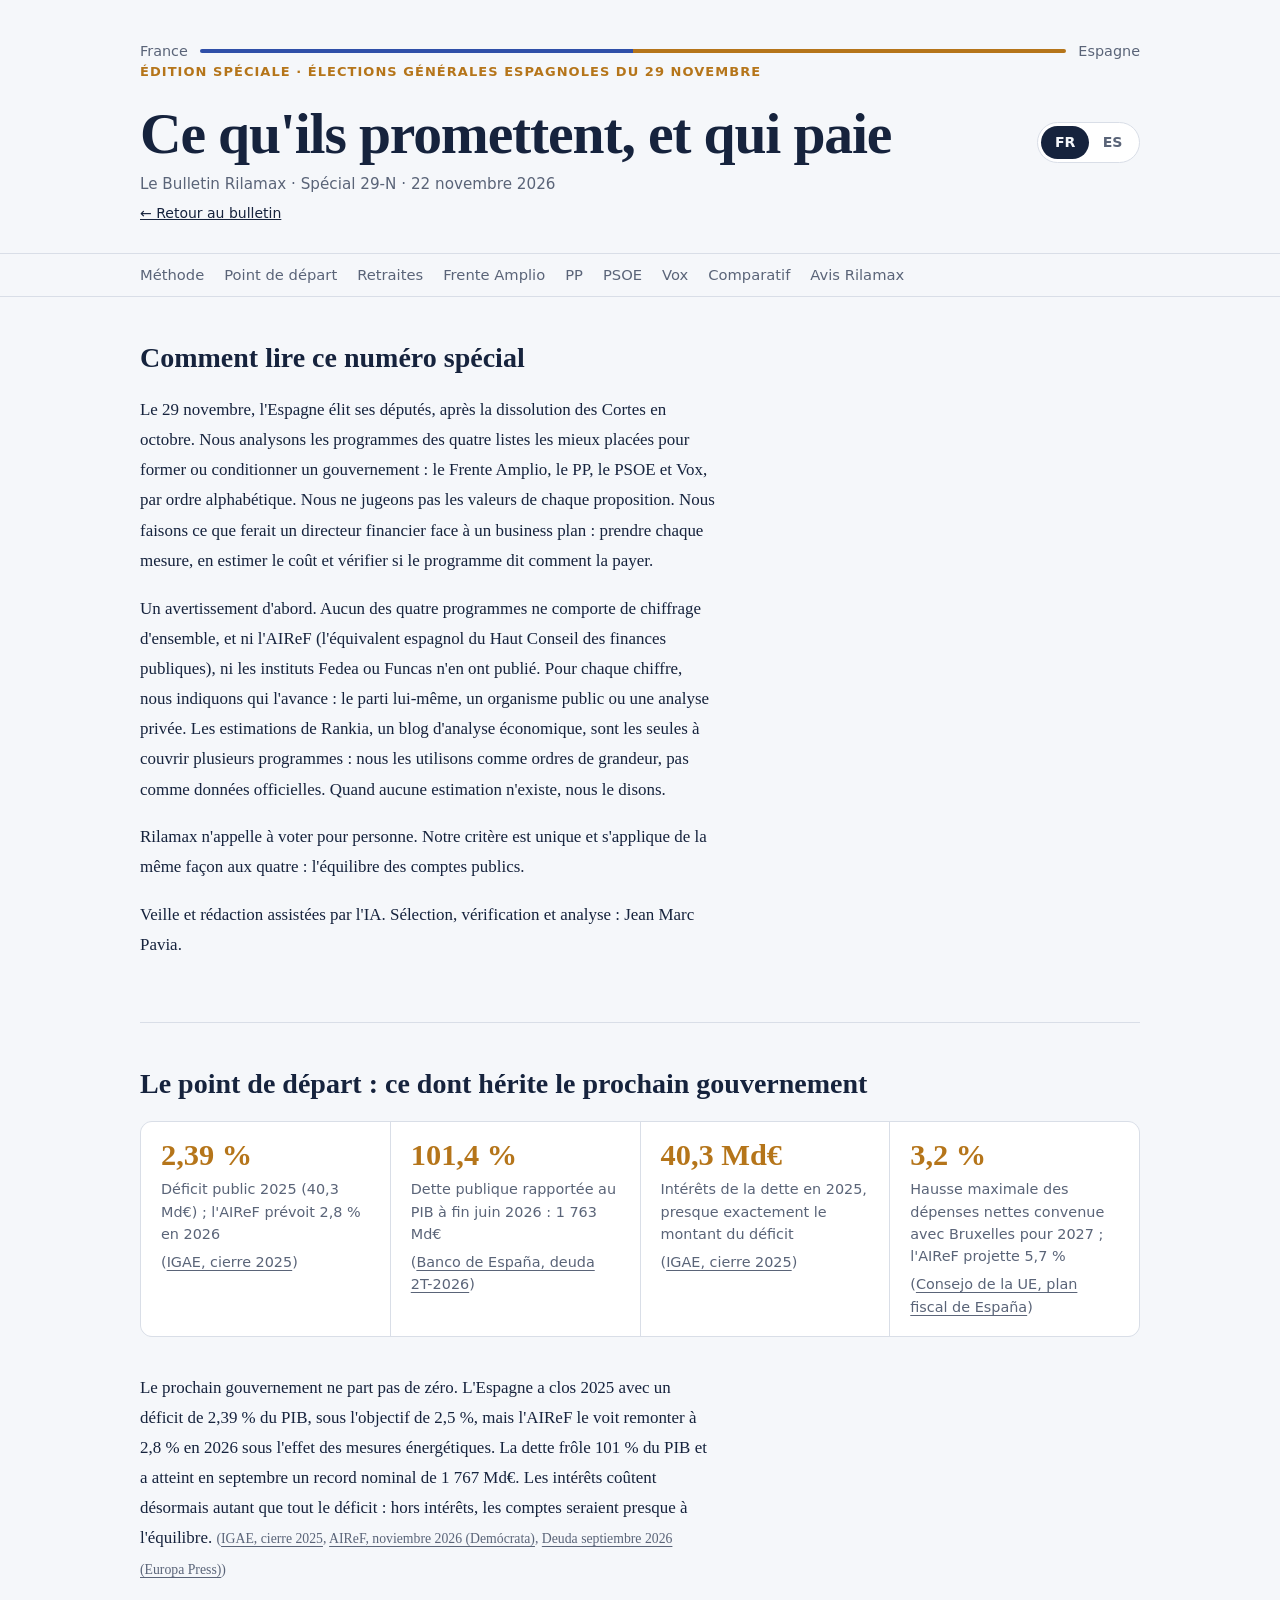
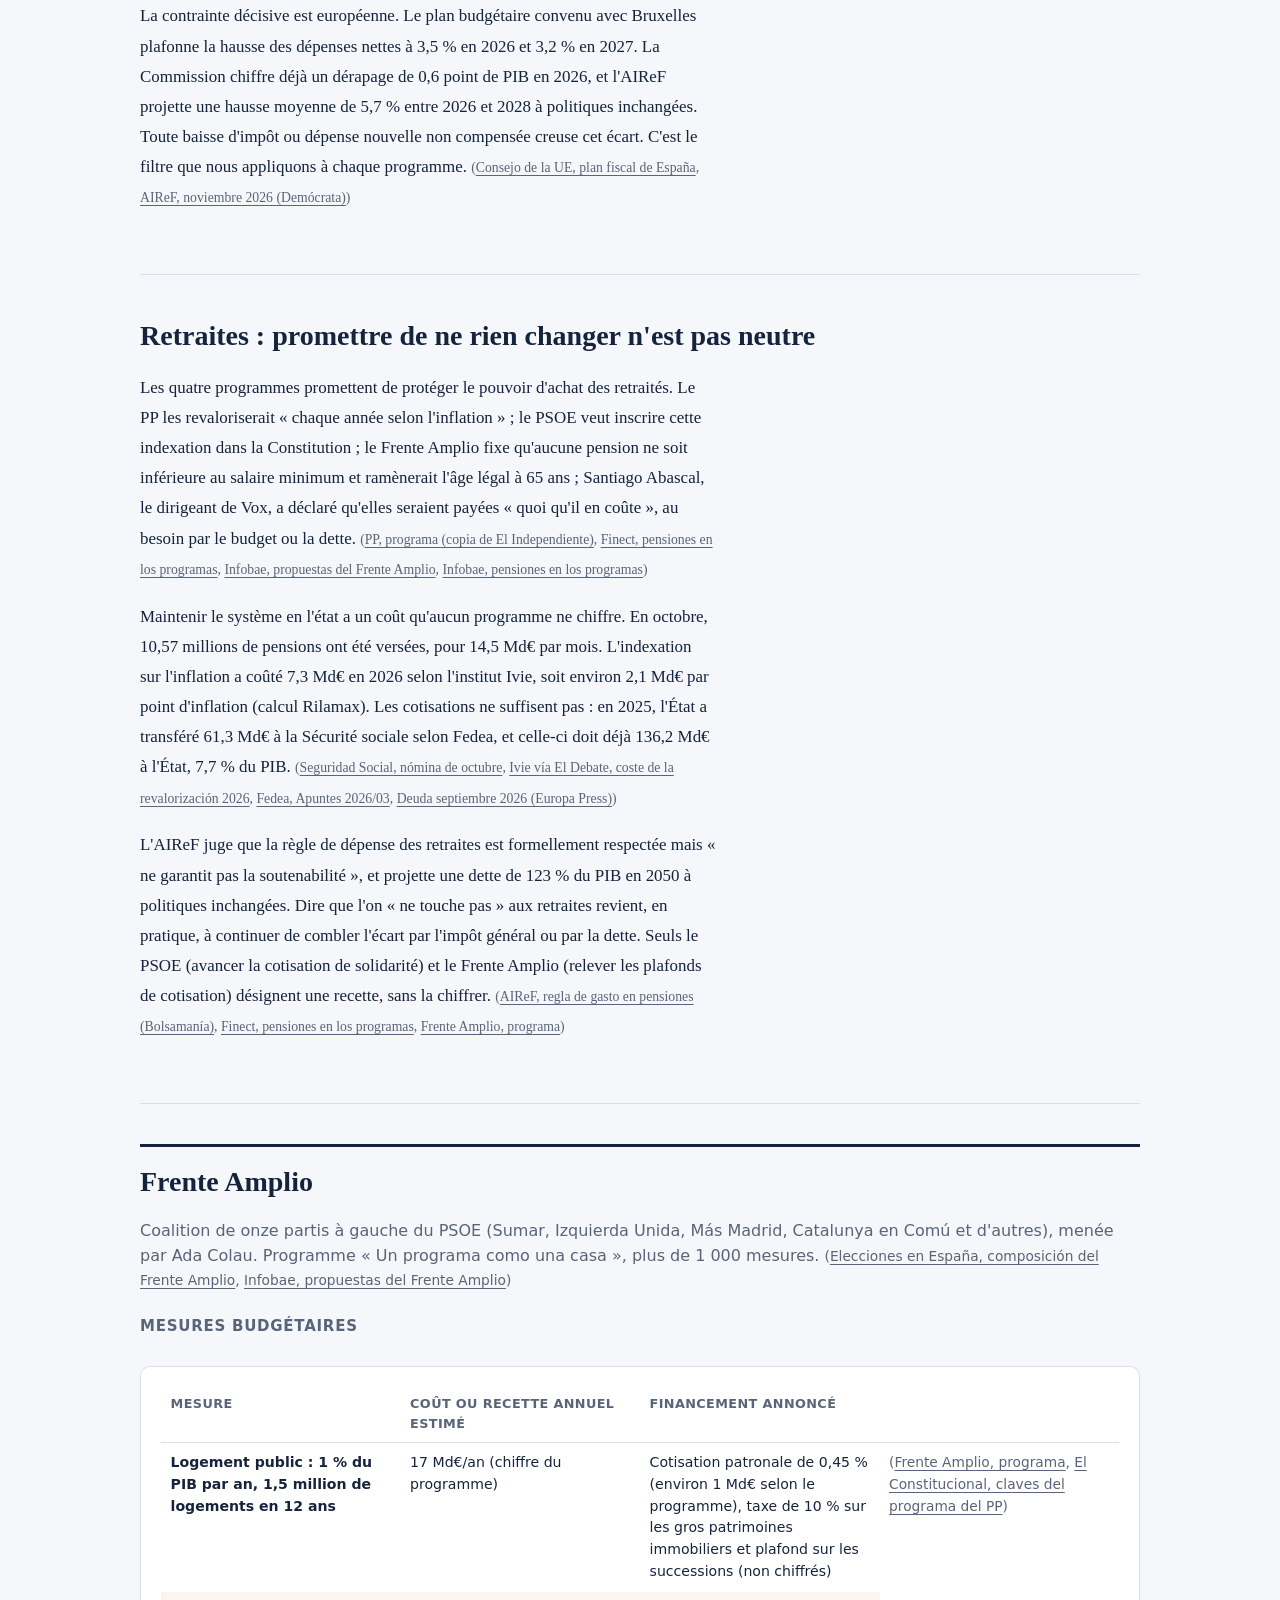
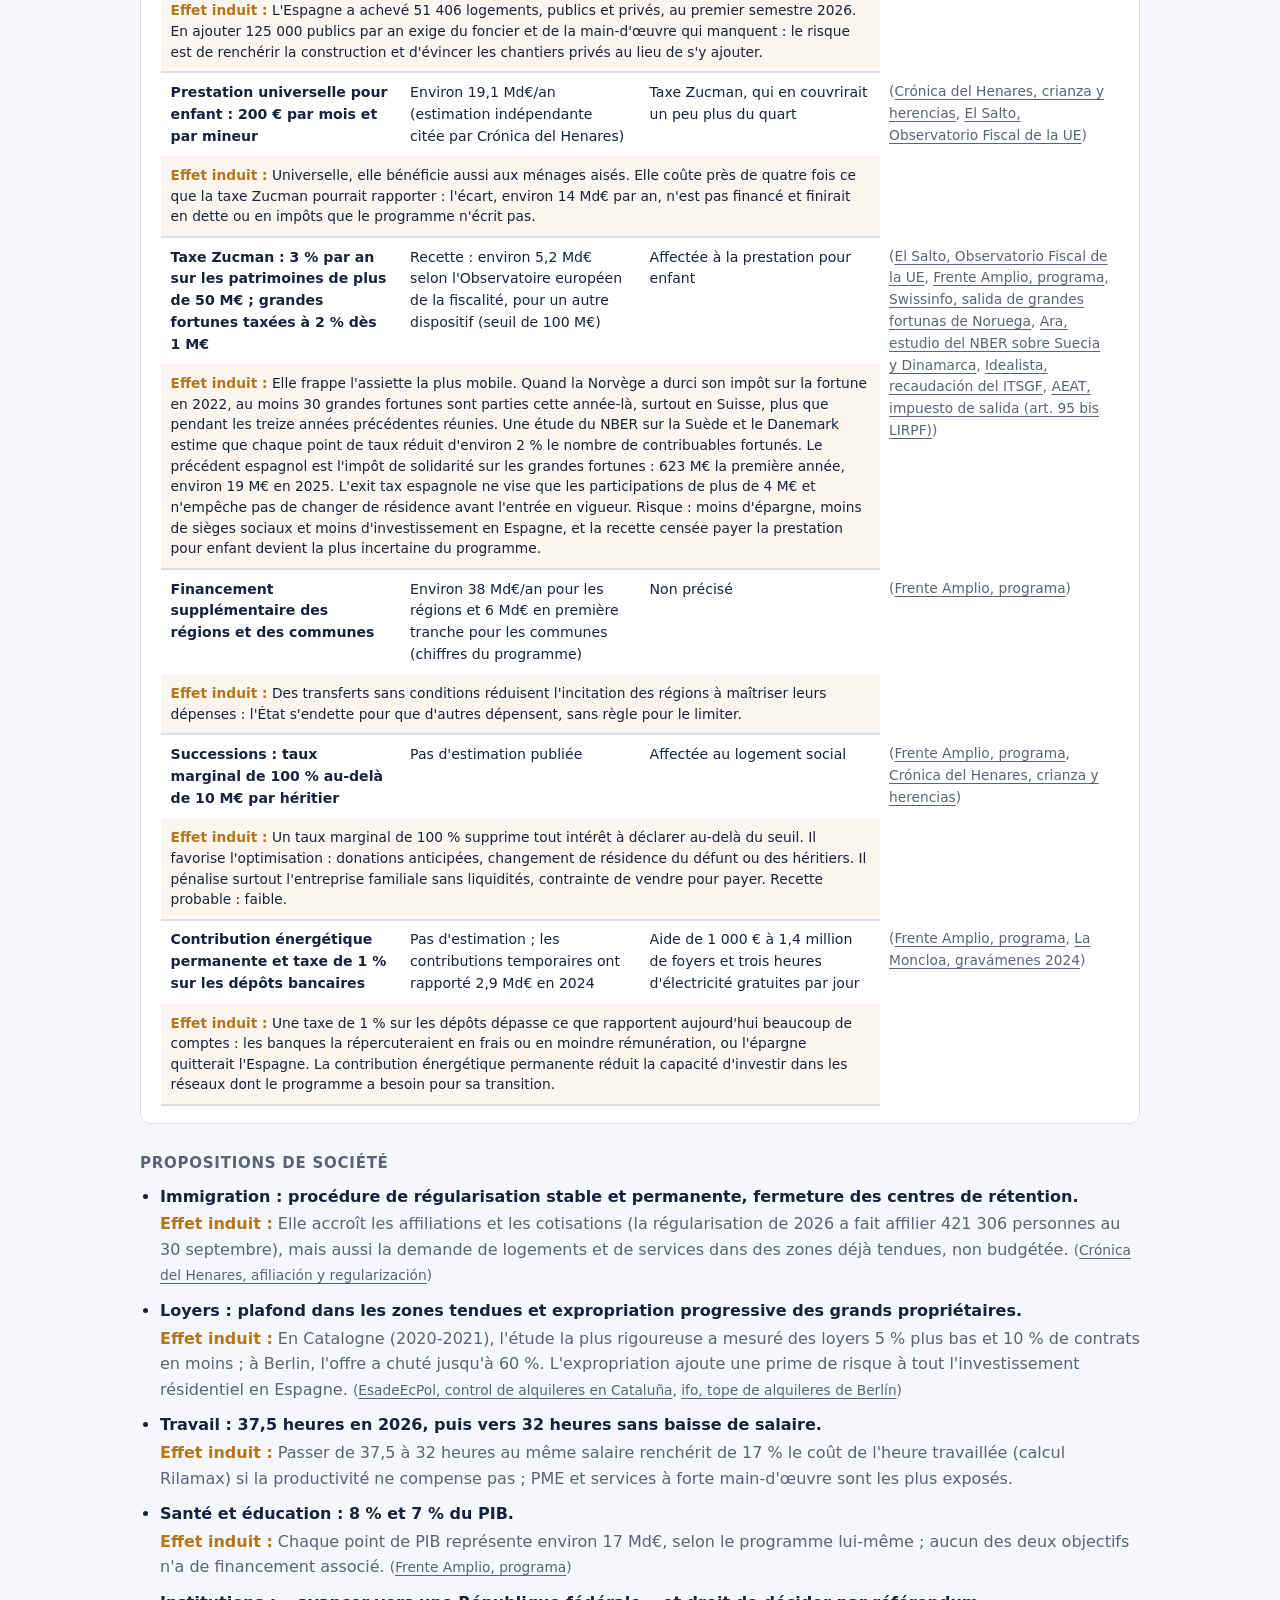
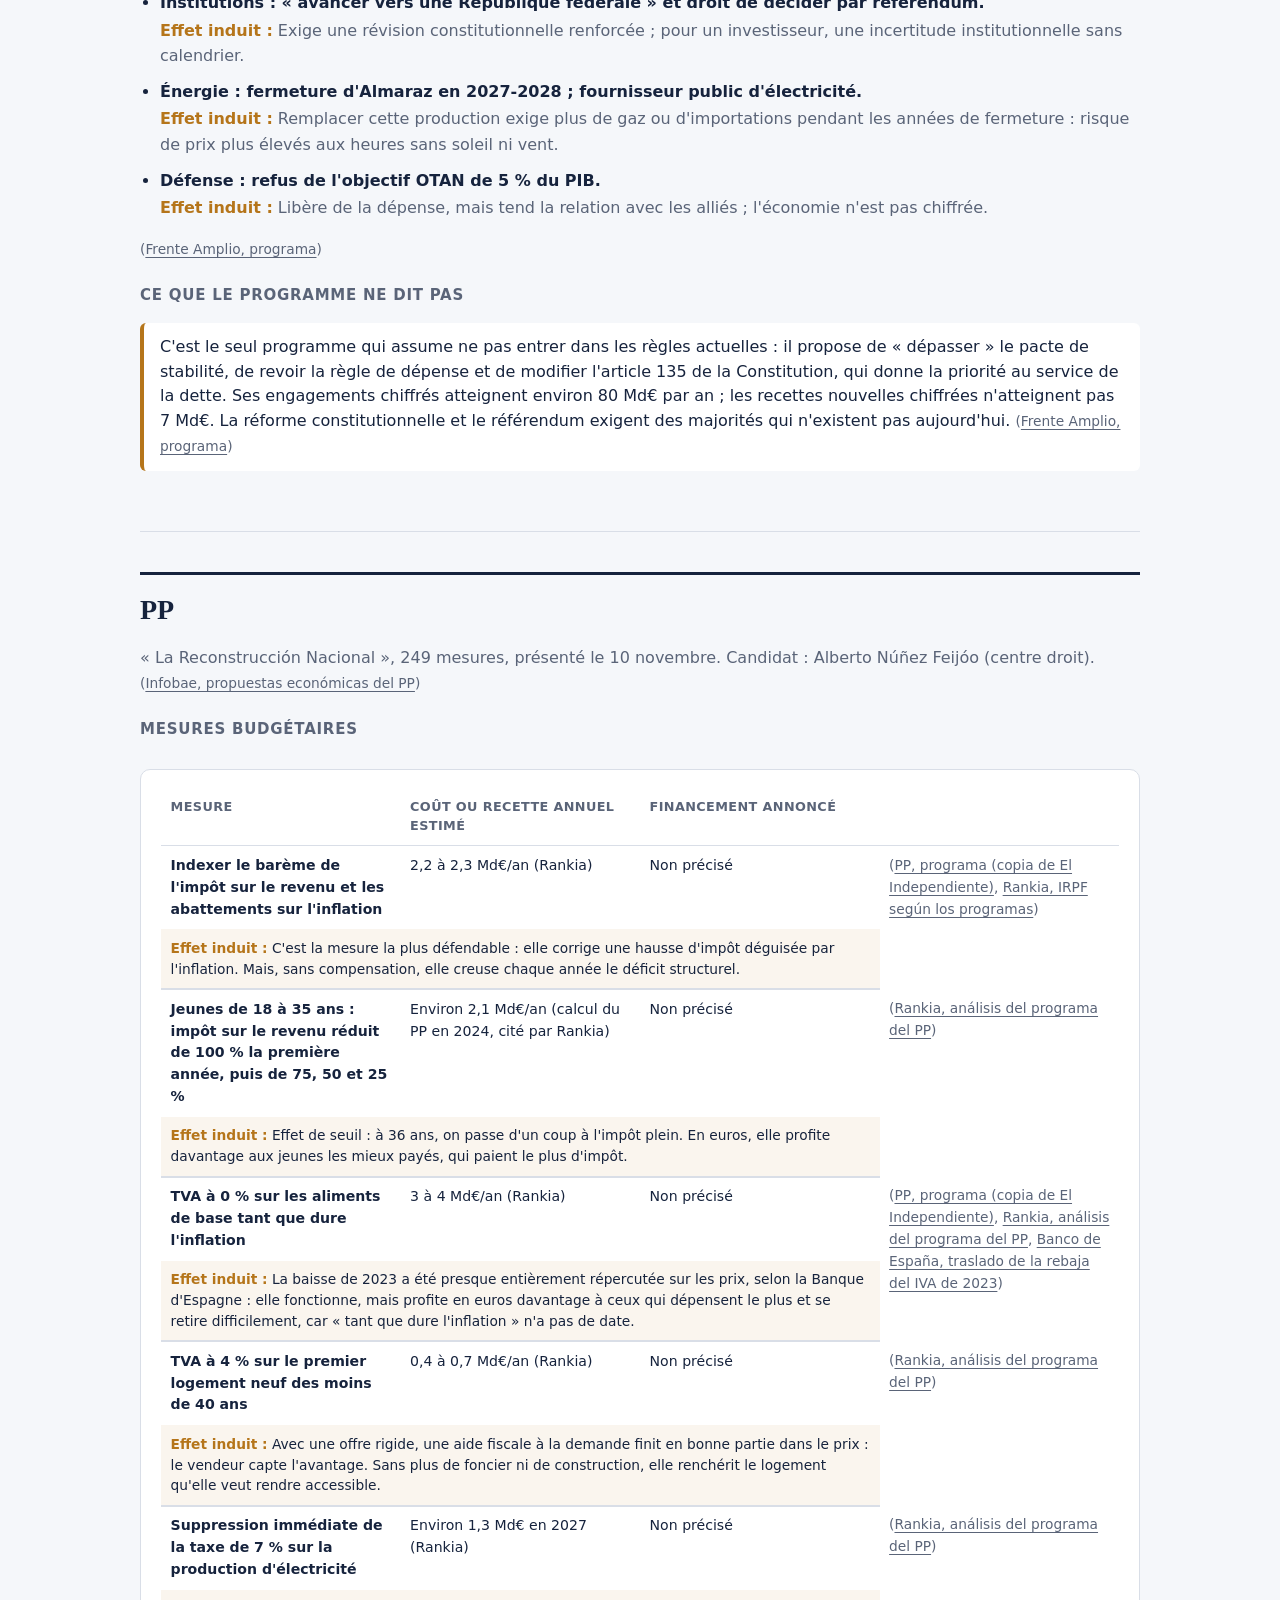
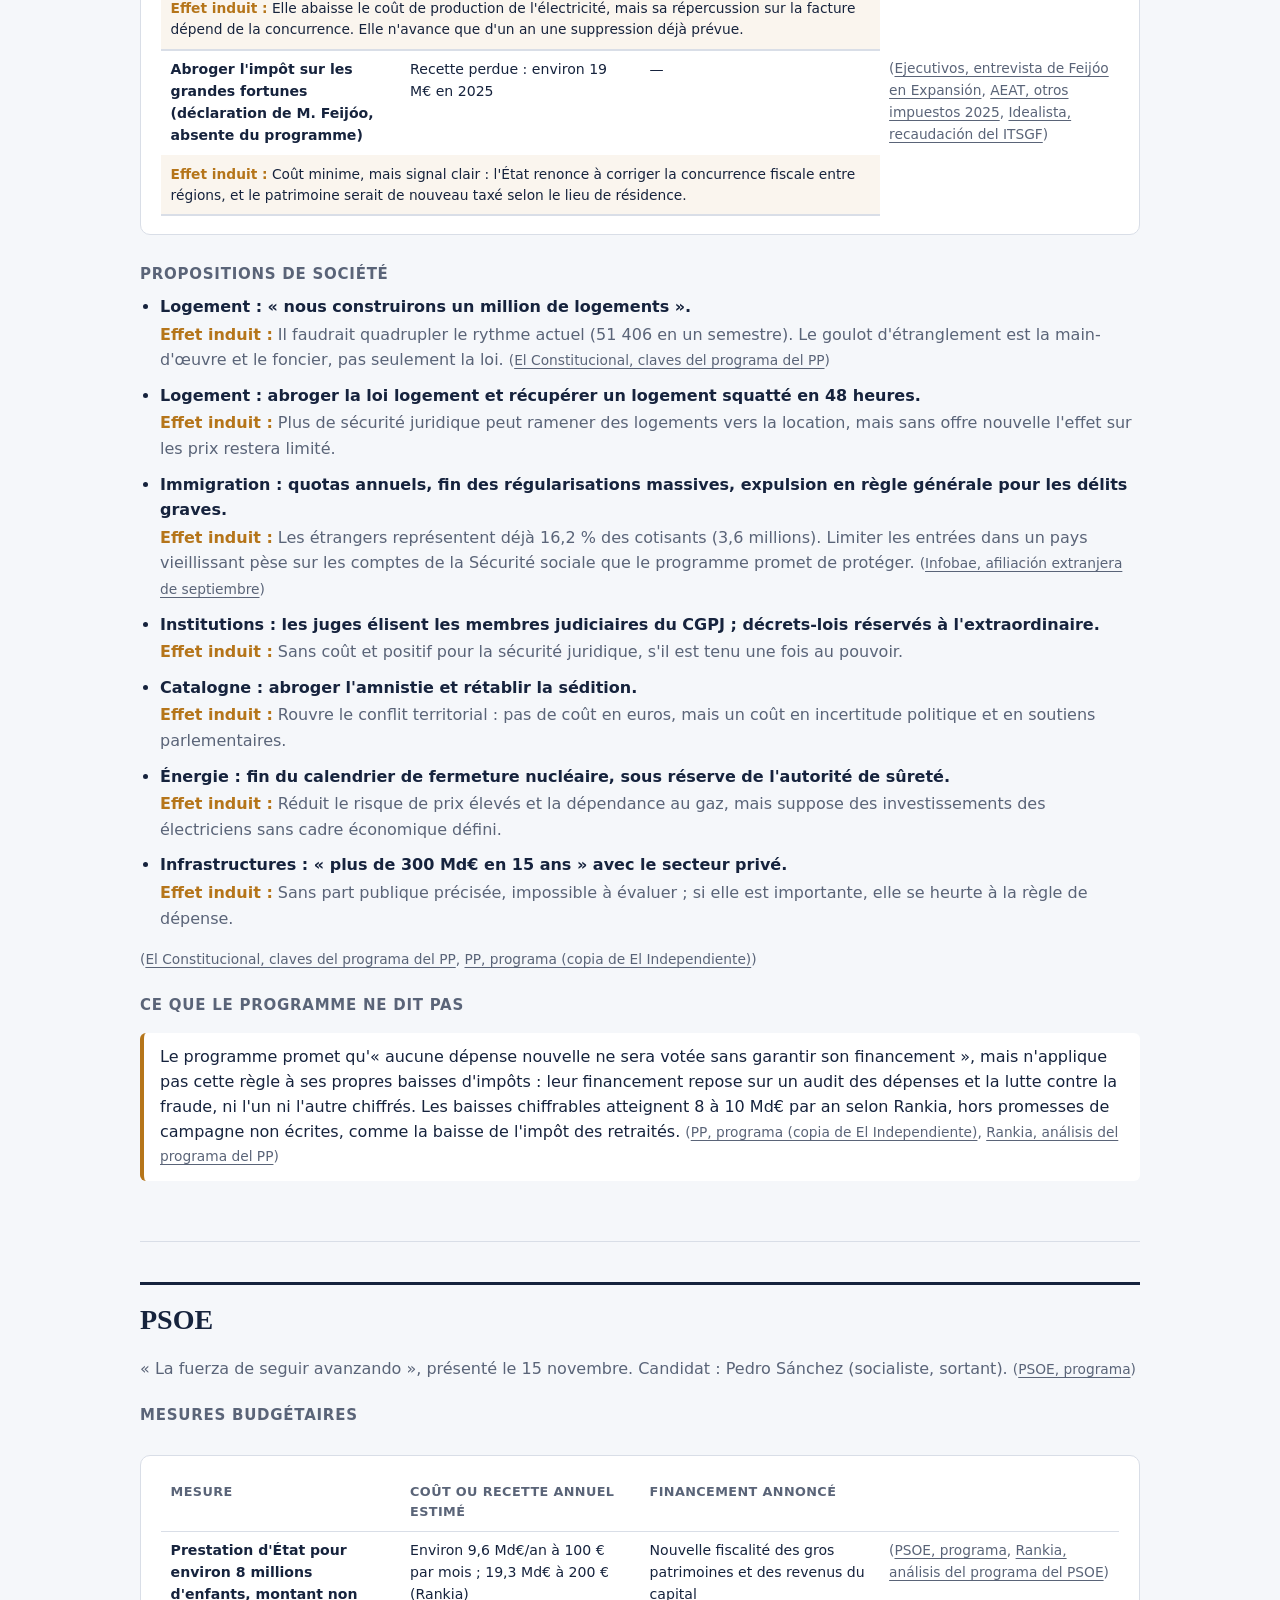
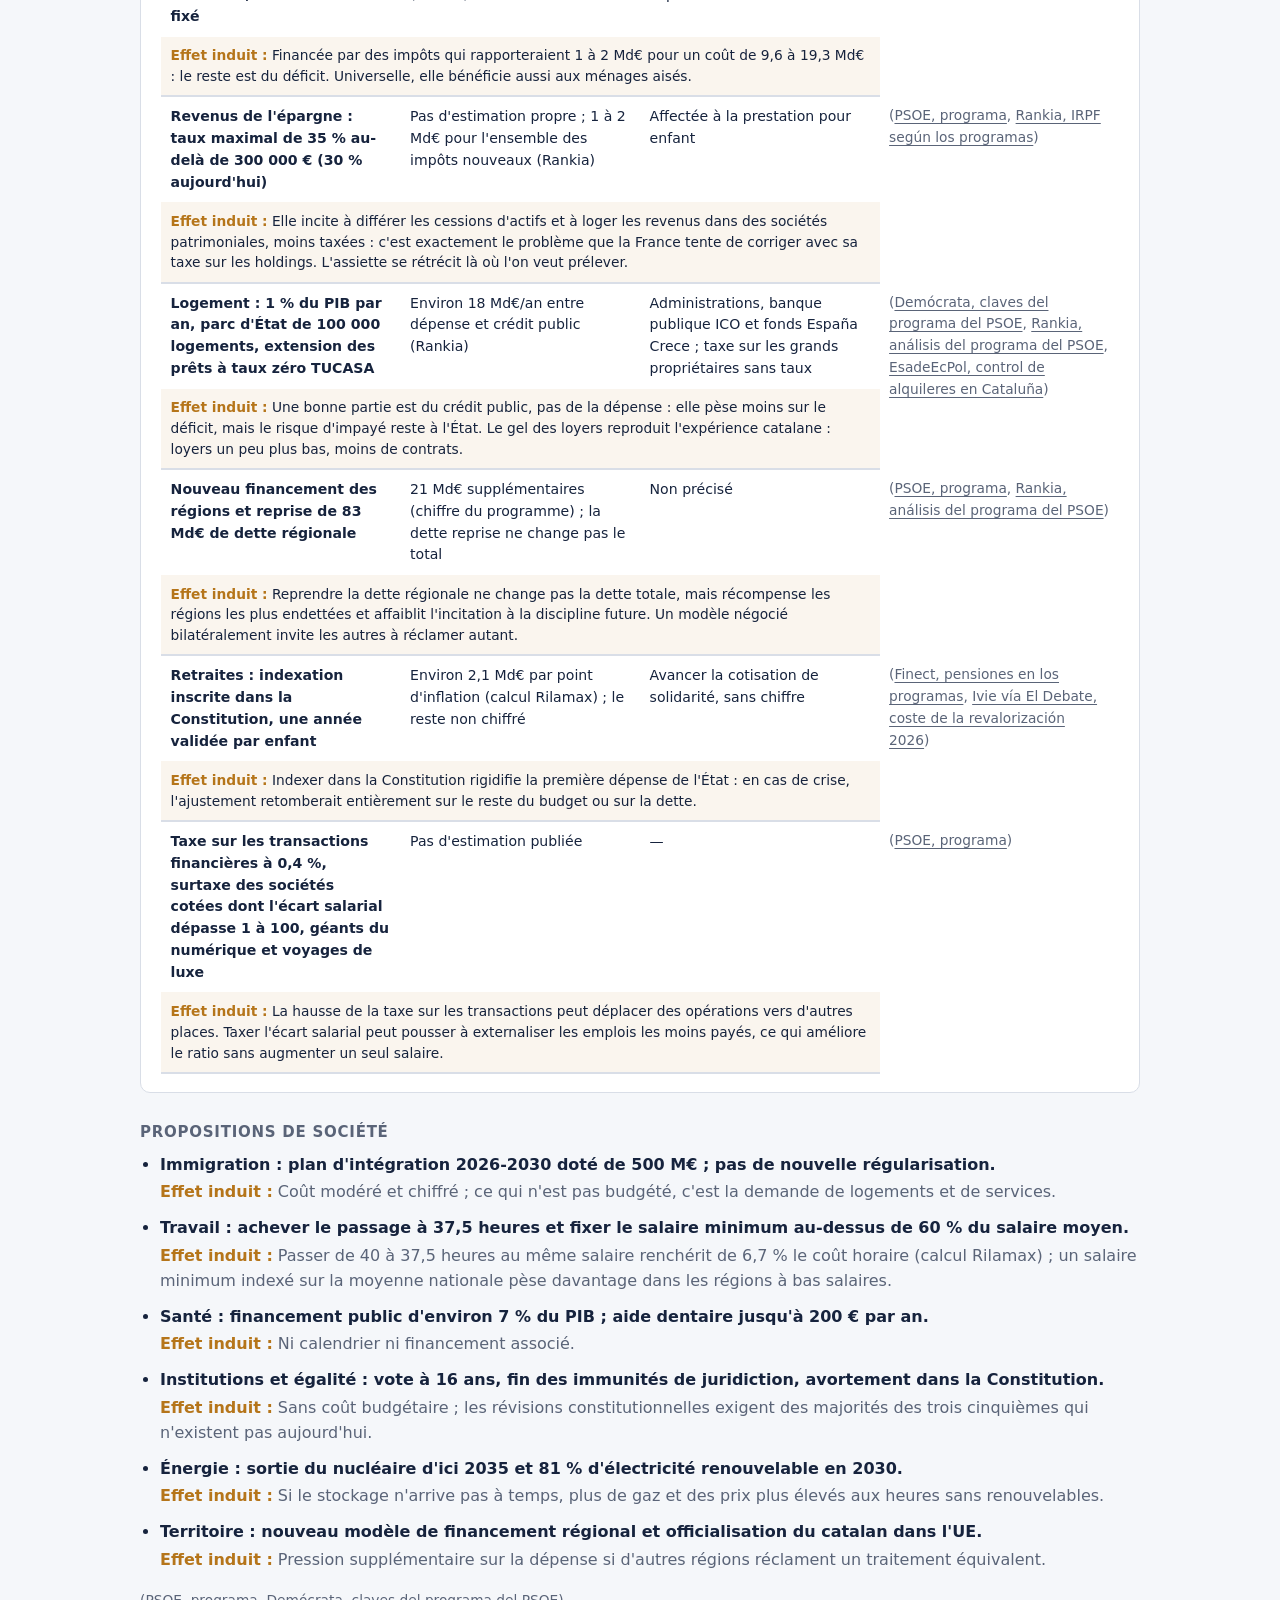
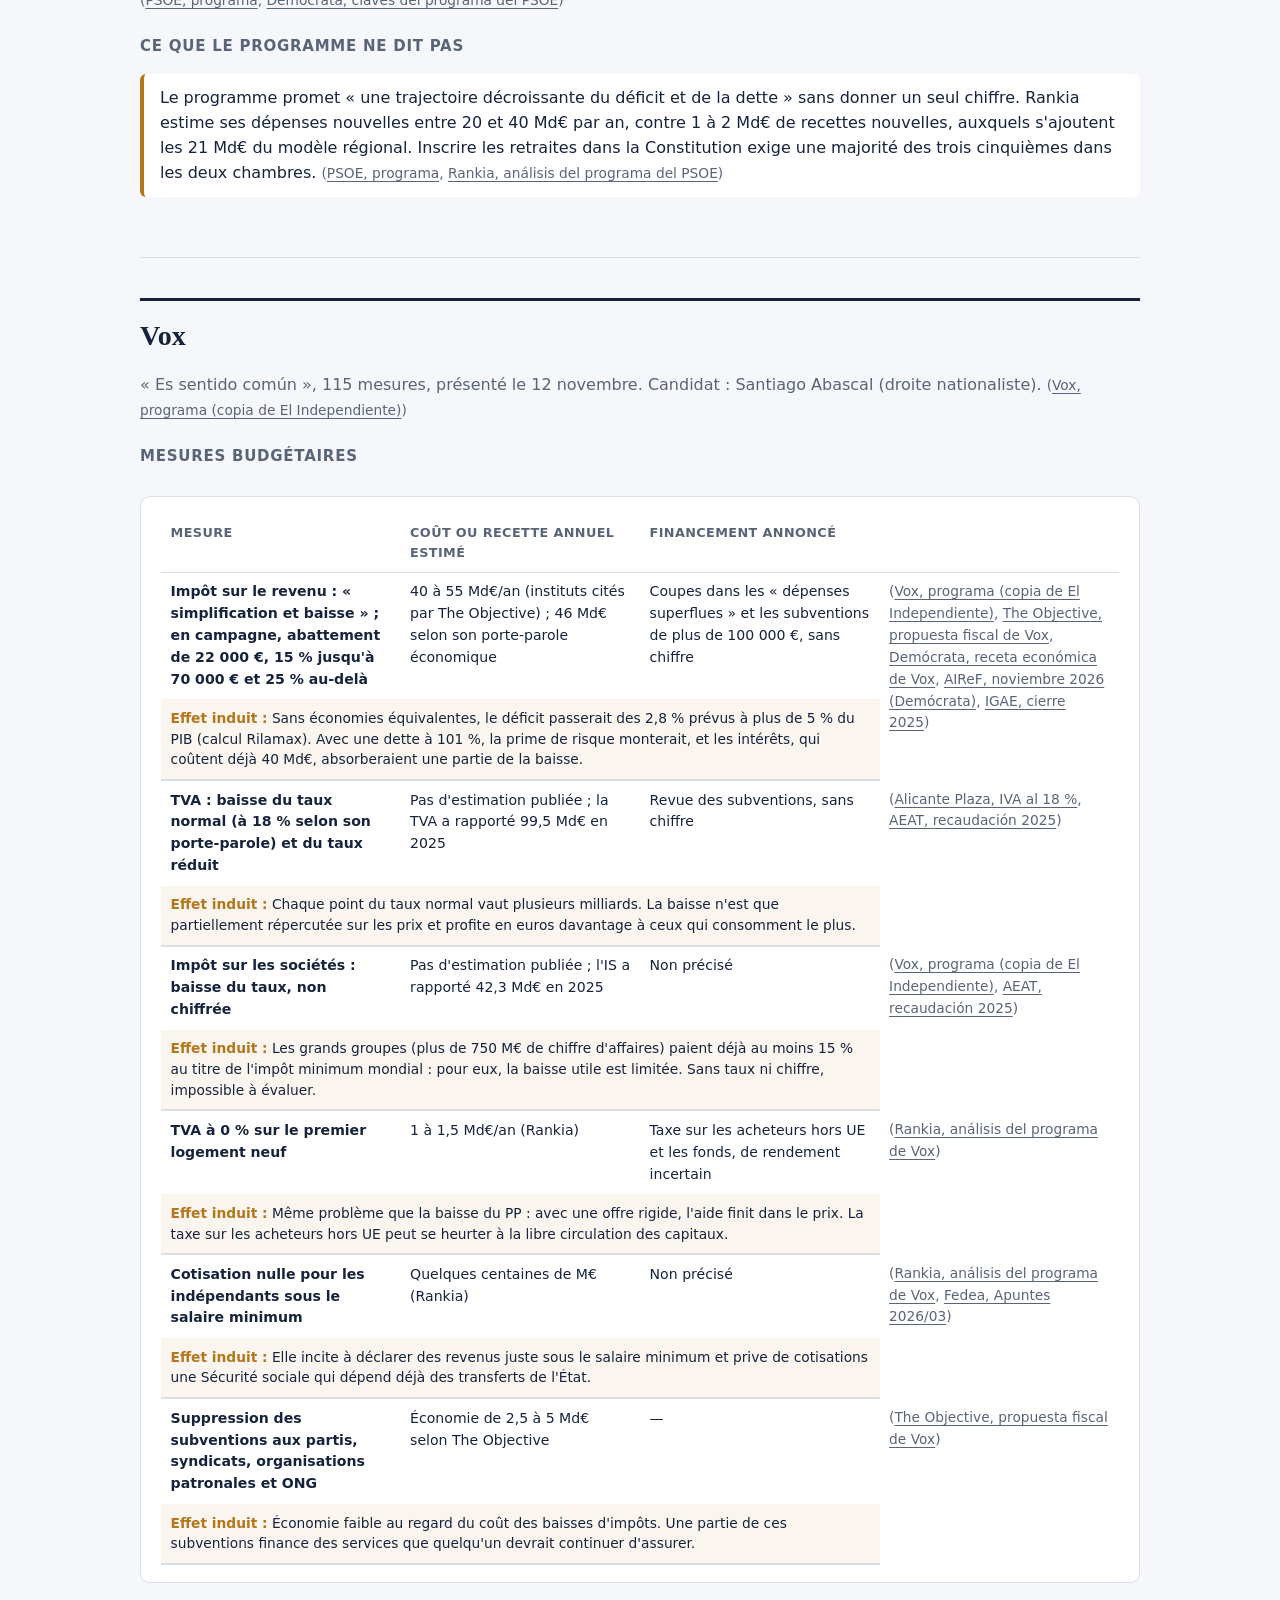
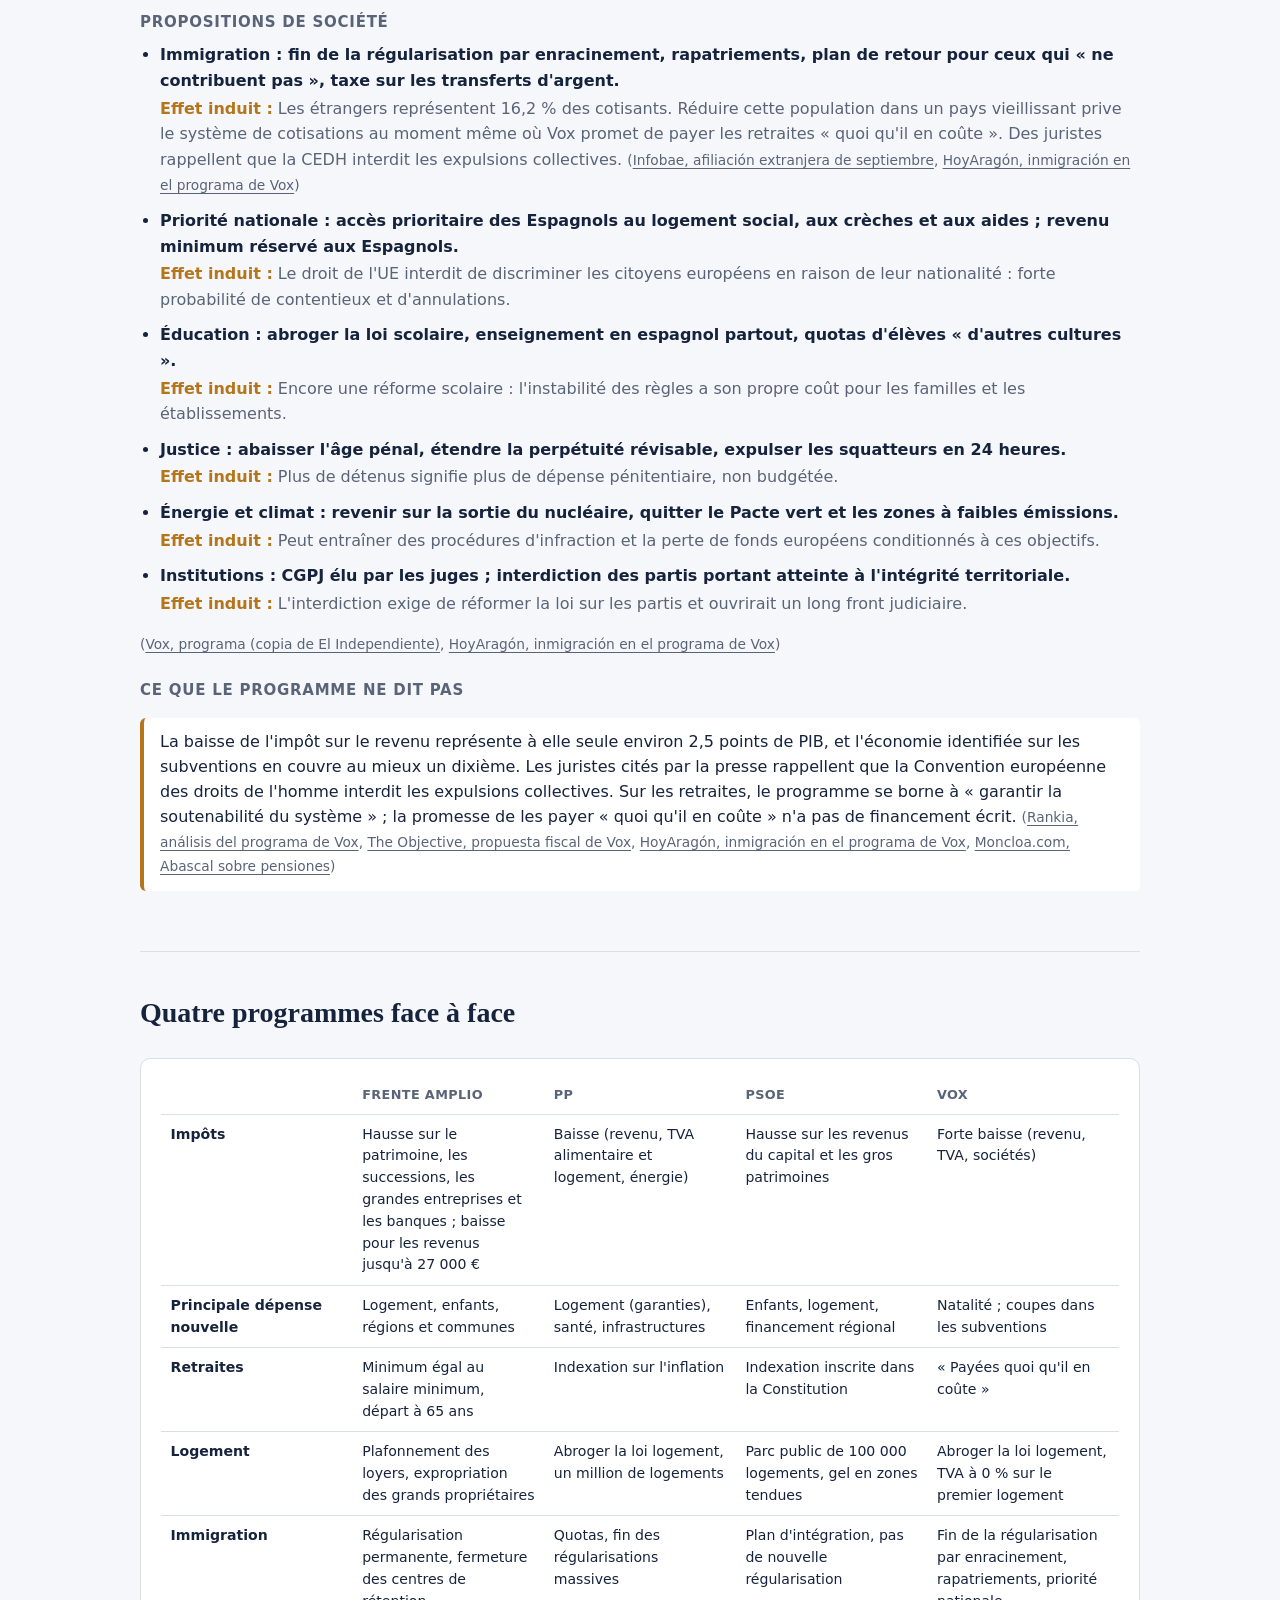
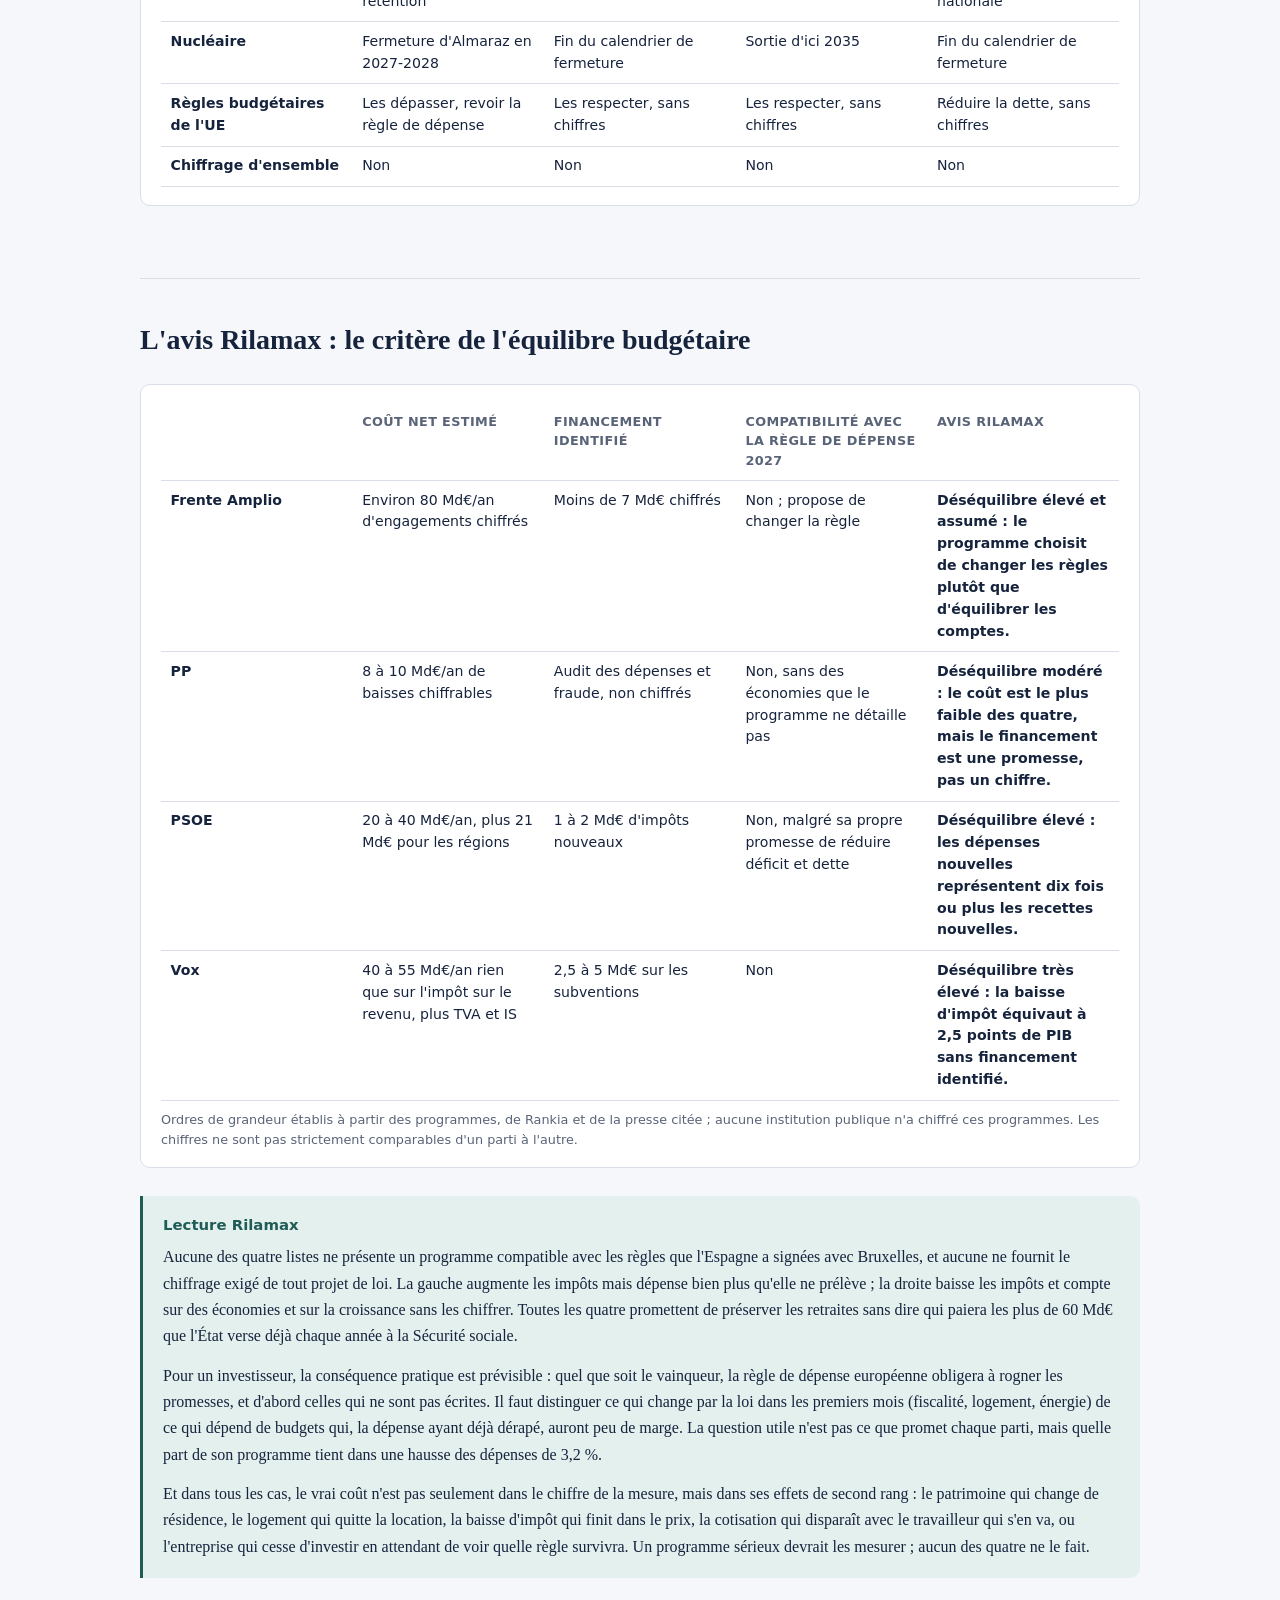
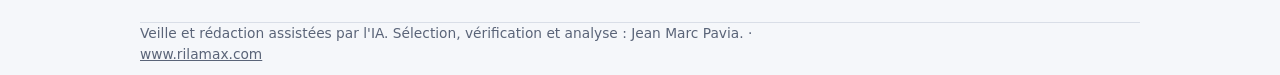
<file: site/especial-29n.html>
<!DOCTYPE html>
<html lang="fr"><head><meta charset="utf-8"><meta name="viewport" content="width=device-width, initial-scale=1, viewport-fit=cover">
<title>Ce qu&#39;ils promettent, et qui paie — Spécial 29-N</title>
<meta name="description" content="Le 29 novembre, l&#39;Espagne élit ses députés, après la dissolution des Cortes en octobre. Nous analysons les programmes des quatre listes les mieux placées pour former ou conditionner un gouvernement : le Frente Amplio, le PP, le PSOE et Vox, par ordre alphabétique. Nous ne jugeons pas les valeurs de chaque proposition. Nous faisons ce que ferait un directeur financier face à un business plan : prendre chaque mesure, en estimer le coût et vérifier si le programme dit comment la payer.">
<meta property="og:type" content="article"><meta property="og:site_name" content="Le Bulletin Rilamax">
<meta property="og:title" content="Spécial 29-N · Ce qu&#39;ils promettent, et qui paie"><meta property="og:image" content="https://bulletin.rilamax.com/portada.png">
<meta property="og:url" content="https://bulletin.rilamax.com/especial-29n.html"><meta name="twitter:card" content="summary_large_image">
<style>
:root{
  --paper:#F5F7FA; --surface:#FFFFFF; --ink:#16233D; --muted:#5A6478; --rule:#D9DEE7;
  --fr:#2F4FA8; --fr-soft:#E7ECF8; --es:#B5751A; --es-soft:#F8EEDD;
  --note:#1F5C55; --note-soft:#E4F0EE;
  box-sizing:border-box;
  padding-top:env(safe-area-inset-top,0px); padding-bottom:env(safe-area-inset-bottom,0px);
}
@media (prefers-color-scheme:dark){
  :root:not([data-theme="light"]){
    --paper:#121A2B; --surface:#1A2438; --ink:#E8ECF3; --muted:#A3ADC0; --rule:#2E3A52;
    --fr:#8FA8F0; --fr-soft:#22305A; --es:#E5AE5C; --es-soft:#3A2D18;
    --note:#7FCBC0; --note-soft:#173532;
  }
}
:root[data-theme="dark"]{
  --paper:#121A2B; --surface:#1A2438; --ink:#E8ECF3; --muted:#A3ADC0; --rule:#2E3A52;
  --fr:#8FA8F0; --fr-soft:#22305A; --es:#E5AE5C; --es-soft:#3A2D18;
  --note:#7FCBC0; --note-soft:#173532;
}
*,*::before,*::after{box-sizing:inherit}
html{scroll-padding-top:calc(env(safe-area-inset-top,0px) + 64px);scroll-behavior:smooth}
@media (prefers-reduced-motion:reduce){html{scroll-behavior:auto}}
body{margin:0;background:var(--paper);color:var(--ink);font-family:"Public Sans",system-ui,-apple-system,"Segoe UI",sans-serif;font-size:16px;line-height:1.55}
a{color:inherit}
a:focus-visible{outline:2px solid var(--fr);outline-offset:3px;border-radius:4px}
.wrap{max-width:1040px;margin:0 auto;padding:0 1.25rem}
.serif{font-family:"Literata",Georgia,serif}

/* Masthead */
.mast{padding:2.5rem 0 1.75rem}
.bridge{display:flex;align-items:center;gap:.75rem;color:var(--muted);font-size:.9rem}
.bridge .line{flex:1;height:4px;border-radius:2px;background:linear-gradient(90deg,var(--fr) 0 50%,var(--es) 50% 100%)}
h1{font-family:"Literata",Georgia,serif;font-weight:700;font-size:clamp(2.2rem,6vw,3.6rem);line-height:1.05;letter-spacing:-.02em;margin:1rem 0 .5rem}
.meta{display:flex;flex-wrap:wrap;gap:.4rem 1.5rem;color:var(--muted);font-size:.95rem}

/* Sommaire */
.toc{position:sticky;top:0;z-index:5;background:var(--paper);border-top:1px solid var(--rule);border-bottom:1px solid var(--rule)}
.toc ul{list-style:none;margin:0;padding:.6rem 0;display:flex;gap:1.25rem;overflow-x:auto;white-space:nowrap;font-size:.92rem}
.toc a{text-decoration:none;color:var(--muted)}
.toc a:hover{color:var(--ink)}

section{padding:2.75rem 0;border-bottom:1px solid var(--rule)}
h2{font-family:"Literata",Georgia,serif;font-size:1.75rem;line-height:1.2;margin:0 0 1.25rem}
.lede{color:var(--muted);margin:-.75rem 0 1.5rem;max-width:62ch}

/* Edito */
.edito{display:grid;grid-template-columns:1fr;gap:2rem}
@media(min-width:780px){.edito{grid-template-columns:1.7fr 1fr}}
.edito .body p{font-family:"Literata",Georgia,serif;font-size:1.1rem;line-height:1.75;margin:0 0 1rem;max-width:62ch}
.edito .sign{font-size:.92rem;color:var(--muted)}
.keys{background:var(--surface);border:1px solid var(--rule);border-radius:12px;padding:1.4rem 1.5rem;align-self:start}
.keys h3{margin:0 0 .8rem;font-size:1rem}
.keys ol{margin:0;padding-left:1.2rem}
.keys li{margin:0 0 .6rem}

/* Chiffres */
.figs{display:grid;grid-template-columns:repeat(auto-fit,minmax(220px,1fr));gap:1rem}
.fig{background:var(--surface);border:1px solid var(--rule);border-top:4px solid var(--c);border-radius:4px 4px 10px 10px;padding:1.1rem 1.25rem}
.fig.fr{--c:var(--fr)} .fig.es{--c:var(--es)}
.fig strong{display:block;font-family:"Literata",Georgia,serif;font-size:2.2rem;line-height:1.05;color:var(--c)}
.fig span{display:block;margin-top:.5rem;font-size:.93rem}
.fig small{display:block;margin-top:.4rem;color:var(--muted);font-size:.8rem}

/* Dossier */
.dossier .intro{font-family:"Literata",Georgia,serif;font-size:1.1rem;line-height:1.75;max-width:66ch;margin:0 0 1.75rem}
.cols{display:grid;grid-template-columns:1fr;gap:1rem;margin-bottom:1.5rem}
@media(min-width:780px){.cols{grid-template-columns:repeat(3,1fr)}}
.col{background:var(--surface);border:1px solid var(--rule);border-radius:10px;padding:1.2rem 1.3rem}
.col h3{margin:0 0 .6rem;font-size:1.02rem}
.col ul{margin:0;padding-left:1.1rem}
.col li{margin:0 0 .55rem;font-size:.95rem}

/* Items */
.country-head{display:flex;align-items:center;gap:.75rem;margin:0 0 .5rem}
.country-head .bar{width:28px;height:6px;border-radius:3px;background:var(--c)}
.country-head.fr{--c:var(--fr)} .country-head.es{--c:var(--es)}
.item{display:grid;grid-template-columns:1fr;gap:1rem 2.5rem;padding:1.75rem 0;border-top:1px solid var(--rule)}
.item:first-of-type{border-top:0}
@media(min-width:780px){.item{grid-template-columns:1.5fr 1fr}}
.tag{display:inline-flex;align-items:center;gap:.5rem;font-size:.86rem;font-weight:600;padding:.2rem .65rem;border-radius:6px}
.tag.fr{background:var(--fr-soft);color:var(--fr)}
.tag.es{background:var(--es-soft);color:var(--es)}
.item h3{font-family:"Literata",Georgia,serif;font-size:1.35rem;line-height:1.25;margin:.7rem 0 .55rem;max-width:32ch}
.item .sum{margin:0 0 .8rem;max-width:62ch}
.src{font-size:.86rem;color:var(--muted)}
.src a{color:var(--muted);text-underline-offset:3px}
.lecture{align-self:start;background:var(--note-soft);border-left:3px solid var(--note);border-radius:0 10px 10px 0;padding:1.1rem 1.25rem}
.lecture h4{margin:0 0 .45rem;font-size:.93rem;font-weight:600;color:var(--note)}
.lecture p{margin:0;font-family:"Literata",Georgia,serif;font-size:1rem;line-height:1.65}

/* Agenda */
.agenda{list-style:none;margin:0;padding:0;display:grid;gap:.75rem}
.agenda li{display:grid;grid-template-columns:8.5rem 1fr;gap:1rem;background:var(--surface);border:1px solid var(--rule);border-radius:10px;padding:1rem 1.2rem}
@media(max-width:560px){.agenda li{grid-template-columns:1fr;gap:.25rem}}
.agenda .when{font-weight:600}
.agenda .what{max-width:62ch}

/* CTA + footer */
.cta{display:grid;grid-template-columns:1fr;gap:1.25rem;align-items:center}
@media(min-width:780px){.cta{grid-template-columns:1.6fr 1fr}}
.cta p{font-family:"Literata",Georgia,serif;font-size:1.1rem;margin:0;max-width:56ch}
.btn{display:inline-block;text-align:center;text-decoration:none;font-weight:600;background:var(--ink);color:var(--paper);padding:.85rem 1.3rem;border-radius:10px}
footer{padding:2rem 0 3rem;color:var(--muted);font-size:.86rem}
footer p{max-width:72ch;margin:0 0 .6rem}


.titlerow{display:flex;align-items:flex-end;justify-content:space-between;gap:1rem;flex-wrap:wrap}
.langs{display:inline-flex;border:1px solid var(--rule);border-radius:999px;padding:3px;background:var(--surface);margin-bottom:.6rem}
.langs button{font:inherit;font-size:.88rem;font-weight:600;border:0;background:transparent;color:var(--muted);padding:.35rem .85rem;border-radius:999px;cursor:pointer}
.langs button[aria-pressed="true"]{background:var(--ink);color:var(--paper)}
.langs button:focus-visible{outline:2px solid var(--fr);outline-offset:2px}
.edition[hidden]{display:none}

.dfigs{display:grid;grid-template-columns:repeat(auto-fit,minmax(200px,1fr));gap:1px;background:var(--rule);border:1px solid var(--rule);border-radius:12px;overflow:hidden;margin:0 0 2.25rem}
.dfigs div{background:var(--surface);padding:1.1rem 1.25rem}
.dfigs strong{display:block;font-family:"Literata",Georgia,serif;font-size:1.9rem;line-height:1.1;color:var(--es)}
.dfigs span{display:block;margin-top:.35rem;font-size:.9rem;color:var(--muted)}
.longform{max-width:none}
.longform>h3,.longform>p,.longform>.debate{max-width:68ch}
.longform>figure{max-width:860px}
.longform h3{font-family:"Literata",Georgia,serif;font-size:1.3rem;line-height:1.3;margin:2.25rem 0 .75rem}
.longform h3:first-child{margin-top:0}
.longform p{font-family:"Literata",Georgia,serif;font-size:1.06rem;line-height:1.78;margin:0 0 1.1rem}
.chart{margin:1.5rem 0;padding:1.1rem 1.25rem;background:var(--surface);border:1px solid var(--rule);border-radius:10px}
.bar-row{display:grid;grid-template-columns:9.5rem 1fr 5.5rem;align-items:center;gap:.75rem;margin:.45rem 0;font-size:.92rem}
.bar-row .bar{display:block;height:14px;border-radius:7px;background:#D9DEE7;background:var(--rule);overflow:hidden}
.bar-row .fill{display:block;height:14px;width:0;border-radius:7px;background:#B5751A;background:var(--es)}
.bar-row .fill.c-muted{background:#5A6478;background:var(--muted)}
.bar-row .fill.c-fr{background:#2F4FA8;background:var(--fr)}
.bar-row .val{font-weight:600;text-align:right}
.chart figcaption{margin-top:.6rem;font-size:.8rem;color:var(--muted)}
@media(max-width:560px){.bar-row{grid-template-columns:1fr auto}.bar-row .bar{grid-column:1/-1;order:3}}
.debate{margin:1.5rem 0;padding:1rem 1.25rem;border:1px dashed var(--rule);border-radius:10px}
.debate h4,.watch h4{margin:0 0 .4rem;font-size:.95rem}
.debate p,.watch p{margin:0;font-size:.97rem;font-family:"Public Sans",system-ui,sans-serif;line-height:1.6}
.dossier .lecture{margin-top:2rem;max-width:none}
.dossier .lecture p{font-size:1.06rem}
.watch{margin:1.25rem 0;padding:1rem 1.25rem;background:var(--es-soft);border-radius:10px}
.dossier .src{margin-top:1rem;line-height:1.7}

.archive ul{list-style:none;margin:0;padding:0;display:grid;gap:.5rem}
.archive a{text-underline-offset:3px}
.archive li span{color:var(--muted);font-size:.9rem;margin-left:.5rem}
.bar-row .fill.w1{width:1%}.bar-row .fill.w2{width:2%}.bar-row .fill.w3{width:3%}.bar-row .fill.w4{width:4%}.bar-row .fill.w5{width:5%}.bar-row .fill.w6{width:6%}.bar-row .fill.w7{width:7%}.bar-row .fill.w8{width:8%}.bar-row .fill.w9{width:9%}.bar-row .fill.w10{width:10%}.bar-row .fill.w11{width:11%}.bar-row .fill.w12{width:12%}.bar-row .fill.w13{width:13%}.bar-row .fill.w14{width:14%}.bar-row .fill.w15{width:15%}.bar-row .fill.w16{width:16%}.bar-row .fill.w17{width:17%}.bar-row .fill.w18{width:18%}.bar-row .fill.w19{width:19%}.bar-row .fill.w20{width:20%}.bar-row .fill.w21{width:21%}.bar-row .fill.w22{width:22%}.bar-row .fill.w23{width:23%}.bar-row .fill.w24{width:24%}.bar-row .fill.w25{width:25%}.bar-row .fill.w26{width:26%}.bar-row .fill.w27{width:27%}.bar-row .fill.w28{width:28%}.bar-row .fill.w29{width:29%}.bar-row .fill.w30{width:30%}.bar-row .fill.w31{width:31%}.bar-row .fill.w32{width:32%}.bar-row .fill.w33{width:33%}.bar-row .fill.w34{width:34%}.bar-row .fill.w35{width:35%}.bar-row .fill.w36{width:36%}.bar-row .fill.w37{width:37%}.bar-row .fill.w38{width:38%}.bar-row .fill.w39{width:39%}.bar-row .fill.w40{width:40%}.bar-row .fill.w41{width:41%}.bar-row .fill.w42{width:42%}.bar-row .fill.w43{width:43%}.bar-row .fill.w44{width:44%}.bar-row .fill.w45{width:45%}.bar-row .fill.w46{width:46%}.bar-row .fill.w47{width:47%}.bar-row .fill.w48{width:48%}.bar-row .fill.w49{width:49%}.bar-row .fill.w50{width:50%}.bar-row .fill.w51{width:51%}.bar-row .fill.w52{width:52%}.bar-row .fill.w53{width:53%}.bar-row .fill.w54{width:54%}.bar-row .fill.w55{width:55%}.bar-row .fill.w56{width:56%}.bar-row .fill.w57{width:57%}.bar-row .fill.w58{width:58%}.bar-row .fill.w59{width:59%}.bar-row .fill.w60{width:60%}.bar-row .fill.w61{width:61%}.bar-row .fill.w62{width:62%}.bar-row .fill.w63{width:63%}.bar-row .fill.w64{width:64%}.bar-row .fill.w65{width:65%}.bar-row .fill.w66{width:66%}.bar-row .fill.w67{width:67%}.bar-row .fill.w68{width:68%}.bar-row .fill.w69{width:69%}.bar-row .fill.w70{width:70%}.bar-row .fill.w71{width:71%}.bar-row .fill.w72{width:72%}.bar-row .fill.w73{width:73%}.bar-row .fill.w74{width:74%}.bar-row .fill.w75{width:75%}.bar-row .fill.w76{width:76%}.bar-row .fill.w77{width:77%}.bar-row .fill.w78{width:78%}.bar-row .fill.w79{width:79%}.bar-row .fill.w80{width:80%}.bar-row .fill.w81{width:81%}.bar-row .fill.w82{width:82%}.bar-row .fill.w83{width:83%}.bar-row .fill.w84{width:84%}.bar-row .fill.w85{width:85%}.bar-row .fill.w86{width:86%}.bar-row .fill.w87{width:87%}.bar-row .fill.w88{width:88%}.bar-row .fill.w89{width:89%}.bar-row .fill.w90{width:90%}.bar-row .fill.w91{width:91%}.bar-row .fill.w92{width:92%}.bar-row .fill.w93{width:93%}.bar-row .fill.w94{width:94%}.bar-row .fill.w95{width:95%}.bar-row .fill.w96{width:96%}.bar-row .fill.w97{width:97%}.bar-row .fill.w98{width:98%}.bar-row .fill.w99{width:99%}.bar-row .fill.w100{width:100%}

.glossary{margin:0;display:grid;grid-template-columns:1fr;gap:.6rem}
@media(min-width:780px){.glossary{grid-template-columns:1fr 1fr}}
.glossary div{background:var(--surface);border:1px solid var(--rule);border-radius:10px;padding:.9rem 1.1rem}
.glossary dt{font-weight:600;color:var(--fr);margin:0 0 .2rem}
.glossary dd{margin:0;font-size:.95rem;line-height:1.55}

.chart-t{margin:0 0 .7rem;font-weight:600;font-size:.95rem}
.bar-row .fill{transition:width 1.1s cubic-bezier(.2,.7,.2,1)}
.chart.pre .bar-row .fill,.chart.pre .seg{width:0 !important}
.mix-row{display:grid;grid-template-columns:6.5rem 1fr;align-items:center;gap:.75rem;margin:.55rem 0;font-size:.92rem}
.mix-bar{display:flex;height:30px;border-radius:7px;overflow:hidden;background:var(--rule)}
.seg{display:flex;align-items:center;justify-content:center;height:100%;width:0;color:#fff;font-style:normal;font-size:.75rem;font-weight:600;position:relative;transition:width 1.2s cubic-bezier(.2,.7,.2,1);cursor:default;outline:none}
.seg i{font-style:normal;white-space:nowrap;overflow:hidden}
.seg:hover,.seg:focus{filter:brightness(1.12)}
.mix-legend{display:flex;flex-wrap:wrap;gap:.4rem 1rem;margin-top:.75rem;font-size:.82rem;color:var(--muted)}
.mix-legend b{display:inline-block;width:.8rem;height:.8rem;border-radius:3px;margin-right:.35rem;vertical-align:-1px}
.k-nuclear{background:#6C4AB6}.k-fosil{background:#5A6478}.k-eolica{background:#2F8F83}.k-solar{background:#D9A21B}.k-hidro{background:#2F4FA8}.k-biomasa{background:#7A9A3A}.k-otros{background:#A3ADC0}
.mix .chart.pre .seg{width:0}
.seg[class*=" w"]{flex:none}
.seg.w1{width:1%}.seg.w2{width:2%}.seg.w3{width:3%}.seg.w4{width:4%}.seg.w5{width:5%}.seg.w6{width:6%}.seg.w7{width:7%}.seg.w8{width:8%}.seg.w9{width:9%}.seg.w10{width:10%}.seg.w11{width:11%}.seg.w12{width:12%}.seg.w13{width:13%}.seg.w14{width:14%}.seg.w15{width:15%}.seg.w16{width:16%}.seg.w17{width:17%}.seg.w18{width:18%}.seg.w19{width:19%}.seg.w20{width:20%}.seg.w21{width:21%}.seg.w22{width:22%}.seg.w23{width:23%}.seg.w24{width:24%}.seg.w25{width:25%}.seg.w26{width:26%}.seg.w27{width:27%}.seg.w28{width:28%}.seg.w29{width:29%}.seg.w30{width:30%}.seg.w31{width:31%}.seg.w32{width:32%}.seg.w33{width:33%}.seg.w34{width:34%}.seg.w35{width:35%}.seg.w36{width:36%}.seg.w37{width:37%}.seg.w38{width:38%}.seg.w39{width:39%}.seg.w40{width:40%}.seg.w41{width:41%}.seg.w42{width:42%}.seg.w43{width:43%}.seg.w44{width:44%}.seg.w45{width:45%}.seg.w46{width:46%}.seg.w47{width:47%}.seg.w48{width:48%}.seg.w49{width:49%}.seg.w50{width:50%}.seg.w51{width:51%}.seg.w52{width:52%}.seg.w53{width:53%}.seg.w54{width:54%}.seg.w55{width:55%}.seg.w56{width:56%}.seg.w57{width:57%}.seg.w58{width:58%}.seg.w59{width:59%}.seg.w60{width:60%}.seg.w61{width:61%}.seg.w62{width:62%}.seg.w63{width:63%}.seg.w64{width:64%}.seg.w65{width:65%}.seg.w66{width:66%}.seg.w67{width:67%}.seg.w68{width:68%}.seg.w69{width:69%}.seg.w70{width:70%}.seg.w71{width:71%}.seg.w72{width:72%}.seg.w73{width:73%}.seg.w74{width:74%}.seg.w75{width:75%}.seg.w76{width:76%}.seg.w77{width:77%}.seg.w78{width:78%}.seg.w79{width:79%}.seg.w80{width:80%}.seg.w81{width:81%}.seg.w82{width:82%}.seg.w83{width:83%}.seg.w84{width:84%}.seg.w85{width:85%}.seg.w86{width:86%}.seg.w87{width:87%}.seg.w88{width:88%}.seg.w89{width:89%}.seg.w90{width:90%}.seg.w91{width:91%}.seg.w92{width:92%}.seg.w93{width:93%}.seg.w94{width:94%}.seg.w95{width:95%}.seg.w96{width:96%}.seg.w97{width:97%}.seg.w98{width:98%}.seg.w99{width:99%}.seg.w100{width:100%}

.seg{cursor:pointer}
.seg.on{filter:brightness(1.18);box-shadow:inset 0 0 0 2px rgba(255,255,255,.85)}
.mix-info{margin:.7rem 0 0;padding:.5rem .75rem;border-radius:8px;background:var(--paper);font-size:.88rem;color:var(--muted);min-height:1.2em}
.mix-info.act{color:var(--ink);font-weight:600;background:var(--fr-soft)}
.cite{font-family:"Public Sans",system-ui,sans-serif;font-size:.78rem;color:var(--muted);white-space:normal}
.cite a{color:var(--muted);text-underline-offset:2px}
.illus{margin:1.6rem 0;padding:1.1rem 1.25rem;background:var(--surface);border:1px solid var(--rule);border-radius:10px}
.illus figcaption,.cmp figcaption{margin-top:.6rem;font-size:.8rem;color:var(--muted);font-family:"Public Sans",system-ui,sans-serif}
.cmp{margin:1.75rem 0;padding:1.1rem 1.25rem;background:var(--surface);border:1px solid var(--rule);border-radius:10px;max-width:none}
.cmp-wrap{overflow-x:auto}
.cmp table{width:100%;border-collapse:collapse;font-size:.88rem;font-family:"Public Sans",system-ui,sans-serif;min-width:560px}
.cmp th,.cmp td{text-align:left;padding:.55rem .6rem;border-bottom:1px solid var(--rule);vertical-align:top}
.cmp thead th{font-weight:600;color:var(--muted);font-size:.8rem;text-transform:uppercase;letter-spacing:.03em}
.cmp thead th:nth-child(2){color:var(--fr)}.cmp thead th:nth-child(3){color:var(--es)}
.cmp tbody th{font-weight:600}
.cmp td{white-space:nowrap}
.cmp td.src-cell{white-space:normal}
.cmp td.src-cell .cite{font-size:.75rem}
.longform .cmp,.longform .illus{max-width:none}

.mix-info{font-family:"Public Sans",system-ui,sans-serif !important;font-size:.88rem !important;line-height:1.5 !important}
.cmp td.src-cell{min-width:9rem}

.lecture p+p{margin-top:.8rem}

.ctx{margin:.2rem 0 .9rem;padding:.75rem 1rem;background:var(--paper);border:1px solid var(--rule);border-radius:8px;max-width:62ch}
.ctx-l{display:inline-block;font-size:.72rem;font-weight:700;letter-spacing:.08em;text-transform:uppercase;color:var(--muted);margin-bottom:.25rem}
.ctx p{margin:0;font-size:.95rem;line-height:1.6}
.fig .cmp-o{display:block;margin-top:.45rem;font-style:normal;font-size:.85rem;font-weight:600;padding-top:.4rem;border-top:1px dashed var(--rule)}
.fig .cmp-o.fr{color:var(--fr)}.fig .cmp-o.es{color:var(--es)}

.kicker{font-size:13px;letter-spacing:.08em;text-transform:uppercase;color:var(--es);font-weight:600;margin:0 0 6px}
.party{border-top:3px solid var(--ink,#16233D);padding-top:18px;margin-top:40px}
.party .lead{color:var(--muted);margin:4px 0 16px}
.party h4{margin:22px 0 8px;font-size:15px;text-transform:uppercase;letter-spacing:.05em;color:var(--muted)}
.party ul.soc{margin:0;padding-left:20px;line-height:1.6}
.party ul.soc li{margin:4px 0}
.cmp table td,.cmp table th{vertical-align:top}
.wide table{min-width:680px;table-layout:fixed}
.wide td{white-space:normal}
.wide thead th:nth-child(n){color:var(--muted)}
.med table{min-width:680px}.med th[scope=row]{width:28%}.med td.src-cell{width:16%}.med tr.efrow td{background:rgba(181,117,26,.07);white-space:normal;border-bottom:2px solid var(--rule);font-size:.86rem;line-height:1.5}.med tr.efrow em{font-style:normal;font-weight:700;color:var(--es)}.med tbody tr:not(.efrow) th,.med tbody tr:not(.efrow) td{border-bottom:none}
.party ul.soc li b{font-weight:600}.efl{display:block;color:var(--muted);margin:2px 0 10px}.efl em{font-style:normal;font-weight:600;color:var(--es)}
.wide tbody th{font-weight:600}
.escollo{background:var(--card,#fff);border-left:4px solid var(--es);padding:12px 16px;border-radius:6px}
.val td:last-child{font-weight:600}
@media (max-width:700px){.med table{min-width:0!important;table-layout:auto}.med thead{display:none}.med table,.med tbody,.med tr,.med th,.med td{display:block;width:auto!important}.med td[data-l]::before{content:attr(data-l);display:block;font-size:.72rem;text-transform:uppercase;letter-spacing:.03em;color:var(--muted);font-weight:600;margin-bottom:2px}.med td.src-cell{padding-top:0}.med tr.efrow{margin-bottom:14px}}
.back{display:inline-block;margin:6px 0 0;font-size:14px}
</style></head><body>


<div class="edition" data-lang="fr" lang="fr">
<header class="mast"><div class="wrap">
 <div class="bridge"><span>France</span><span class="line" aria-hidden="true"></span><span>Espagne</span></div>
 <p class="kicker">Édition spéciale · Élections générales espagnoles du 29 novembre</p>
 <div class="titlerow"><h1>Ce qu&#39;ils promettent, et qui paie</h1>
 <div class="langs" role="group" aria-label="Langue / Idioma"><button type="button" data-set="fr" aria-pressed="true">FR</button><button type="button" data-set="es" aria-pressed="false">ES</button></div></div>
 <div class="meta"><span>Le Bulletin Rilamax · Spécial 29-N · 22 novembre 2026</span></div>
 <a class="back" href="/?lang=fr">← Retour au bulletin</a>
</div></header>
<nav class="toc"><div class="wrap"><ul><li><a href="#fr-intro">Méthode</a></li><li><a href="#fr-base">Point de départ</a></li><li><a href="#fr-pensiones">Retraites</a></li><li><a href="#fr-fa">Frente Amplio</a></li><li><a href="#fr-pp">PP</a></li><li><a href="#fr-psoe">PSOE</a></li><li><a href="#fr-vox">Vox</a></li><li><a href="#fr-comparar">Comparatif</a></li><li><a href="#fr-valoracion">Avis Rilamax</a></li></ul></div></nav>
<main class="wrap">
<section id="fr-intro"><h2>Comment lire ce numéro spécial</h2><div class="longform"><p>Le 29 novembre, l&#39;Espagne élit ses députés, après la dissolution des Cortes en octobre. Nous analysons les programmes des quatre listes les mieux placées pour former ou conditionner un gouvernement : le Frente Amplio, le PP, le PSOE et Vox, par ordre alphabétique. Nous ne jugeons pas les valeurs de chaque proposition. Nous faisons ce que ferait un directeur financier face à un business plan : prendre chaque mesure, en estimer le coût et vérifier si le programme dit comment la payer.</p><p>Un avertissement d&#39;abord. Aucun des quatre programmes ne comporte de chiffrage d&#39;ensemble, et ni l&#39;AIReF (l&#39;équivalent espagnol du Haut Conseil des finances publiques), ni les instituts Fedea ou Funcas n&#39;en ont publié. Pour chaque chiffre, nous indiquons qui l&#39;avance : le parti lui-même, un organisme public ou une analyse privée. Les estimations de Rankia, un blog d&#39;analyse économique, sont les seules à couvrir plusieurs programmes : nous les utilisons comme ordres de grandeur, pas comme données officielles. Quand aucune estimation n&#39;existe, nous le disons.</p><p>Rilamax n&#39;appelle à voter pour personne. Notre critère est unique et s&#39;applique de la même façon aux quatre : l&#39;équilibre des comptes publics.</p><p class="sign">Veille et rédaction assistées par l&#39;IA. Sélection, vérification et analyse : Jean Marc Pavia.</p></div></section>
<section id="fr-base"><h2>Le point de départ : ce dont hérite le prochain gouvernement</h2>
 <div class="dfigs"><div><strong>2,39 %</strong><span>Déficit public 2025 (40,3 Md€) ; l&#39;AIReF prévoit 2,8 % en 2026 <span class="src">(<a href="https://www.igae.pap.hacienda.gob.es/sitios/igae/es-ES/Contabilidad/ContabilidadNacional/Publicaciones/Documents/Cap_Trim/IT_4T_2025.pdf" target="_blank" rel="noopener">IGAE, cierre 2025</a>)</span></span></div><div><strong>101,4 %</strong><span>Dette publique rapportée au PIB à fin juin 2026 : 1 763 Md€ <span class="src">(<a href="https://www.bde.es/wbe/es/noticias-eventos/actualidad-banco-espana/deuda-aapp-2026t2.html" target="_blank" rel="noopener">Banco de España, deuda 2T-2026</a>)</span></span></div><div><strong>40,3 Md€</strong><span>Intérêts de la dette en 2025, presque exactement le montant du déficit <span class="src">(<a href="https://www.igae.pap.hacienda.gob.es/sitios/igae/es-ES/Contabilidad/ContabilidadNacional/Publicaciones/Documents/Cap_Trim/IT_4T_2025.pdf" target="_blank" rel="noopener">IGAE, cierre 2025</a>)</span></span></div><div><strong>3,2 %</strong><span>Hausse maximale des dépenses nettes convenue avec Bruxelles pour 2027 ; l&#39;AIReF projette 5,7 % <span class="src">(<a href="https://data.consilium.europa.eu/doc/document/ST-10173-2026-INIT/en/pdf" target="_blank" rel="noopener">Consejo de la UE, plan fiscal de España</a>)</span></span></div></div>
 <div class="longform"><p>Le prochain gouvernement ne part pas de zéro. L&#39;Espagne a clos 2025 avec un déficit de 2,39 % du PIB, sous l&#39;objectif de 2,5 %, mais l&#39;AIReF le voit remonter à 2,8 % en 2026 sous l&#39;effet des mesures énergétiques. La dette frôle 101 % du PIB et a atteint en septembre un record nominal de 1 767 Md€. Les intérêts coûtent désormais autant que tout le déficit : hors intérêts, les comptes seraient presque à l&#39;équilibre. <span class="src">(<a href="https://www.igae.pap.hacienda.gob.es/sitios/igae/es-ES/Contabilidad/ContabilidadNacional/Publicaciones/Documents/Cap_Trim/IT_4T_2025.pdf" target="_blank" rel="noopener">IGAE, cierre 2025</a>, <a href="https://www.democrata.es/economia/airef-revision-alza-pib-desvios-gasto-ue/" target="_blank" rel="noopener">AIReF, noviembre 2026 (Demócrata)</a>, <a href="https://alicanteplaza.es/alicanteplaza/espana/la-deuda-publica-se-modera-en-septiembre-al-1003-del-pib-con-un-importe-record-de-1767-billones" target="_blank" rel="noopener">Deuda septiembre 2026 (Europa Press)</a>)</span></p><p>La contrainte décisive est européenne. Le plan budgétaire convenu avec Bruxelles plafonne la hausse des dépenses nettes à 3,5 % en 2026 et 3,2 % en 2027. La Commission chiffre déjà un dérapage de 0,6 point de PIB en 2026, et l&#39;AIReF projette une hausse moyenne de 5,7 % entre 2026 et 2028 à politiques inchangées. Toute baisse d&#39;impôt ou dépense nouvelle non compensée creuse cet écart. C&#39;est le filtre que nous appliquons à chaque programme. <span class="src">(<a href="https://data.consilium.europa.eu/doc/document/ST-10173-2026-INIT/en/pdf" target="_blank" rel="noopener">Consejo de la UE, plan fiscal de España</a>, <a href="https://www.democrata.es/economia/airef-revision-alza-pib-desvios-gasto-ue/" target="_blank" rel="noopener">AIReF, noviembre 2026 (Demócrata)</a>)</span></p></div></section>
<section id="fr-pensiones"><h2>Retraites : promettre de ne rien changer n&#39;est pas neutre</h2><div class="longform"><p>Les quatre programmes promettent de protéger le pouvoir d&#39;achat des retraités. Le PP les revaloriserait « chaque année selon l&#39;inflation » ; le PSOE veut inscrire cette indexation dans la Constitution ; le Frente Amplio fixe qu&#39;aucune pension ne soit inférieure au salaire minimum et ramènerait l&#39;âge légal à 65 ans ; Santiago Abascal, le dirigeant de Vox, a déclaré qu&#39;elles seraient payées « quoi qu&#39;il en coûte », au besoin par le budget ou la dette. <span class="src">(<a href="https://www.elindependiente.com/wp-content/uploads/2026/11/LA-RECONSTRUCCION-NACIONAL.pdf" target="_blank" rel="noopener">PP, programa (copia de El Independiente)</a>, <a href="https://www.finect.com/usuario/eduardogarcia/articulos/revalorizar-capitalizar-o-jubilarse-antes-que-proponen-los-partidos-sobre-pensiones-el-29n" target="_blank" rel="noopener">Finect, pensiones en los programas</a>, <a href="https://www.infobae.com/espana/2026/11/16/frente-amplio-anuncia-sus-propuestas-economicas-para-el-29-n-recuperar-la-jubilacion-a-los-65-anos-subir-las-pensiones-minimas-hasta-el-smi-y-comedores-escolares-gratuitos/" target="_blank" rel="noopener">Infobae, propuestas del Frente Amplio</a>, <a href="https://www.infobae.com/espana/agencias/2026/11/19/la-revalorizacion-garantizada-centra-los-programas-electorales-en-materia-de-pensiones/" target="_blank" rel="noopener">Infobae, pensiones en los programas</a>)</span></p><p>Maintenir le système en l&#39;état a un coût qu&#39;aucun programme ne chiffre. En octobre, 10,57 millions de pensions ont été versées, pour 14,5 Md€ par mois. L&#39;indexation sur l&#39;inflation a coûté 7,3 Md€ en 2026 selon l&#39;institut Ivie, soit environ 2,1 Md€ par point d&#39;inflation (calcul Rilamax). Les cotisations ne suffisent pas : en 2025, l&#39;État a transféré 61,3 Md€ à la Sécurité sociale selon Fedea, et celle-ci doit déjà 136,2 Md€ à l&#39;État, 7,7 % du PIB. <span class="src">(<a href="https://revista.seg-social.es/-/la-pension-media-del-sistema-de-la-seguridad-social-alcanza-los-1.376-1-euros-en-octubre-un-4-6-mas-alta-que-hace-un-ano" target="_blank" rel="noopener">Seguridad Social, nómina de octubre</a>, <a href="https://www.eldebate.com/economia/20251222/revalorizacion-real-pensiones-sera-344-elevara-gasto-230000-millones_366139.html" target="_blank" rel="noopener">Ivie vía El Debate, coste de la revalorización 2026</a>, <a href="https://documentos.fedea.net/pubs/ap/2026/ap2026-03.pdf" target="_blank" rel="noopener">Fedea, Apuntes 2026/03</a>, <a href="https://alicanteplaza.es/alicanteplaza/espana/la-deuda-publica-se-modera-en-septiembre-al-1003-del-pib-con-un-importe-record-de-1767-billones" target="_blank" rel="noopener">Deuda septiembre 2026 (Europa Press)</a>)</span></p><p>L&#39;AIReF juge que la règle de dépense des retraites est formellement respectée mais « ne garantit pas la soutenabilité », et projette une dette de 123 % du PIB en 2050 à politiques inchangées. Dire que l&#39;on « ne touche pas » aux retraites revient, en pratique, à continuer de combler l&#39;écart par l&#39;impôt général ou par la dette. Seuls le PSOE (avancer la cotisation de solidarité) et le Frente Amplio (relever les plafonds de cotisation) désignent une recette, sans la chiffrer. <span class="src">(<a href="https://www.bolsamania.com/noticias_amp/economia/economia--airef-ratifica-el-cumplimiento-de-la-regla-de-gasto-de-pensiones-pero-dice-que-no-garantiza-la-sostenibilidad--22574898.html" target="_blank" rel="noopener">AIReF, regla de gasto en pensiones (Bolsamanía)</a>, <a href="https://www.finect.com/usuario/eduardogarcia/articulos/revalorizar-capitalizar-o-jubilarse-antes-que-proponen-los-partidos-sobre-pensiones-el-29n" target="_blank" rel="noopener">Finect, pensiones en los programas</a>, <a href="https://frenteamplio.info/pdf/ProgramaFrenteAmplio.pdf" target="_blank" rel="noopener">Frente Amplio, programa</a>)</span></p></div></section>

<section id="fr-fa" class="party"><h2>Frente Amplio</h2><p class="lead">Coalition de onze partis à gauche du PSOE (Sumar, Izquierda Unida, Más Madrid, Catalunya en Comú et d&#39;autres), menée par Ada Colau. Programme « Un programa como una casa », plus de 1 000 mesures. <span class="src">(<a href="https://eleccionesenespana.es/coaliciones/frente-amplio/" target="_blank" rel="noopener">Elecciones en España, composición del Frente Amplio</a>, <a href="https://www.infobae.com/espana/2026/11/16/frente-amplio-anuncia-sus-propuestas-economicas-para-el-29-n-recuperar-la-jubilacion-a-los-65-anos-subir-las-pensiones-minimas-hasta-el-smi-y-comedores-escolares-gratuitos/" target="_blank" rel="noopener">Infobae, propuestas del Frente Amplio</a>)</span></p>
 <h4>Mesures budgétaires</h4>
 <figure class="cmp wide med"><div class="cmp-wrap"><table><thead><tr><th scope="col">Mesure</th><th scope="col">Coût ou recette annuel estimé</th><th scope="col">Financement annoncé</th><th></th></tr></thead>
 <tbody><tr><th scope="row">Logement public : 1 % du PIB par an, 1,5 million de logements en 12 ans</th><td data-l="Coût ou recette annuel estimé">17 Md€/an (chiffre du programme)</td><td data-l="Financement annoncé">Cotisation patronale de 0,45 % (environ 1 Md€ selon le programme), taxe de 10 % sur les gros patrimoines immobiliers et plafond sur les successions (non chiffrés)</td><td class="src-cell" rowspan="2"> <span class="src">(<a href="https://frenteamplio.info/pdf/ProgramaFrenteAmplio.pdf" target="_blank" rel="noopener">Frente Amplio, programa</a>, <a href="https://www.elconstitucional.es/es/investigacion/claves-programa-electoral-pp-29n-millon-viviendas-giro-hacia-prioridad-nacional-vox-retirada-nacionalidad-por-delitos-graves_10002_102.html" target="_blank" rel="noopener">El Constitucional, claves del programa del PP</a>)</span></td></tr><tr class="efrow"><td colspan="3"><em>Effet induit :</em> L&#39;Espagne a achevé 51 406 logements, publics et privés, au premier semestre 2026. En ajouter 125 000 publics par an exige du foncier et de la main-d&#39;œuvre qui manquent : le risque est de renchérir la construction et d&#39;évincer les chantiers privés au lieu de s&#39;y ajouter.</td></tr><tr><th scope="row">Prestation universelle pour enfant : 200 € par mois et par mineur</th><td data-l="Coût ou recette annuel estimé">Environ 19,1 Md€/an (estimation indépendante citée par Crónica del Henares)</td><td data-l="Financement annoncé">Taxe Zucman, qui en couvrirait un peu plus du quart</td><td class="src-cell" rowspan="2"> <span class="src">(<a href="https://www.cronicadelhenares.com/2026/11/prestacion-crianza-herencias-frente-amplio-analisis-29n.html" target="_blank" rel="noopener">Crónica del Henares, crianza y herencias</a>, <a href="https://www.elsaltodiario.com/fiscalidad/impuesto-millonarios-europeos-podria-recaudar-120000-millones-europa-5200-espana" target="_blank" rel="noopener">El Salto, Observatorio Fiscal de la UE</a>)</span></td></tr><tr class="efrow"><td colspan="3"><em>Effet induit :</em> Universelle, elle bénéficie aussi aux ménages aisés. Elle coûte près de quatre fois ce que la taxe Zucman pourrait rapporter : l&#39;écart, environ 14 Md€ par an, n&#39;est pas financé et finirait en dette ou en impôts que le programme n&#39;écrit pas.</td></tr><tr><th scope="row">Taxe Zucman : 3 % par an sur les patrimoines de plus de 50 M€ ; grandes fortunes taxées à 2 % dès 1 M€</th><td data-l="Coût ou recette annuel estimé">Recette : environ 5,2 Md€ selon l&#39;Observatoire européen de la fiscalité, pour un autre dispositif (seuil de 100 M€)</td><td data-l="Financement annoncé">Affectée à la prestation pour enfant</td><td class="src-cell" rowspan="2"> <span class="src">(<a href="https://www.elsaltodiario.com/fiscalidad/impuesto-millonarios-europeos-podria-recaudar-120000-millones-europa-5200-espana" target="_blank" rel="noopener">El Salto, Observatorio Fiscal de la UE</a>, <a href="https://frenteamplio.info/pdf/ProgramaFrenteAmplio.pdf" target="_blank" rel="noopener">Frente Amplio, programa</a>, <a href="https://www.swissinfo.ch/eng/business/rich-norwegians-flee-to-low-tax-switzerland-as-wealth-levy-bites/48140438" target="_blank" rel="noopener">Swissinfo, salida de grandes fortunas de Noruega</a>, <a href="https://en.ara.cat/economy/the-wealth-tax-in-norway-the-millionaires-do-not-flee-as-much-as-they-say_1_5718813.html" target="_blank" rel="noopener">Ara, estudio del NBER sobre Suecia y Dinamarca</a>, <a href="https://www.idealista.com/news/node/808147" target="_blank" rel="noopener">Idealista, recaudación del ITSGF</a>, <a href="https://sede.agenciatributaria.gob.es/Sede/ayuda/manuales-videos-folletos/manuales-practicos/irpf-2024/c11-ganancias-perdidas-patrimoniales/regimen-especial-ganancias-patrimoniales-cambio-residencia/introduccion-ambito-aplicacion.html" target="_blank" rel="noopener">AEAT, impuesto de salida (art. 95 bis LIRPF)</a>)</span></td></tr><tr class="efrow"><td colspan="3"><em>Effet induit :</em> Elle frappe l&#39;assiette la plus mobile. Quand la Norvège a durci son impôt sur la fortune en 2022, au moins 30 grandes fortunes sont parties cette année-là, surtout en Suisse, plus que pendant les treize années précédentes réunies. Une étude du NBER sur la Suède et le Danemark estime que chaque point de taux réduit d&#39;environ 2 % le nombre de contribuables fortunés. Le précédent espagnol est l&#39;impôt de solidarité sur les grandes fortunes : 623 M€ la première année, environ 19 M€ en 2025. L&#39;exit tax espagnole ne vise que les participations de plus de 4 M€ et n&#39;empêche pas de changer de résidence avant l&#39;entrée en vigueur. Risque : moins d&#39;épargne, moins de sièges sociaux et moins d&#39;investissement en Espagne, et la recette censée payer la prestation pour enfant devient la plus incertaine du programme.</td></tr><tr><th scope="row">Financement supplémentaire des régions et des communes</th><td data-l="Coût ou recette annuel estimé">Environ 38 Md€/an pour les régions et 6 Md€ en première tranche pour les communes (chiffres du programme)</td><td data-l="Financement annoncé">Non précisé</td><td class="src-cell" rowspan="2"> <span class="src">(<a href="https://frenteamplio.info/pdf/ProgramaFrenteAmplio.pdf" target="_blank" rel="noopener">Frente Amplio, programa</a>)</span></td></tr><tr class="efrow"><td colspan="3"><em>Effet induit :</em> Des transferts sans conditions réduisent l&#39;incitation des régions à maîtriser leurs dépenses : l&#39;État s&#39;endette pour que d&#39;autres dépensent, sans règle pour le limiter.</td></tr><tr><th scope="row">Successions : taux marginal de 100 % au-delà de 10 M€ par héritier</th><td data-l="Coût ou recette annuel estimé">Pas d&#39;estimation publiée</td><td data-l="Financement annoncé">Affectée au logement social</td><td class="src-cell" rowspan="2"> <span class="src">(<a href="https://frenteamplio.info/pdf/ProgramaFrenteAmplio.pdf" target="_blank" rel="noopener">Frente Amplio, programa</a>, <a href="https://www.cronicadelhenares.com/2026/11/prestacion-crianza-herencias-frente-amplio-analisis-29n.html" target="_blank" rel="noopener">Crónica del Henares, crianza y herencias</a>)</span></td></tr><tr class="efrow"><td colspan="3"><em>Effet induit :</em> Un taux marginal de 100 % supprime tout intérêt à déclarer au-delà du seuil. Il favorise l&#39;optimisation : donations anticipées, changement de résidence du défunt ou des héritiers. Il pénalise surtout l&#39;entreprise familiale sans liquidités, contrainte de vendre pour payer. Recette probable : faible.</td></tr><tr><th scope="row">Contribution énergétique permanente et taxe de 1 % sur les dépôts bancaires</th><td data-l="Coût ou recette annuel estimé">Pas d&#39;estimation ; les contributions temporaires ont rapporté 2,9 Md€ en 2024</td><td data-l="Financement annoncé">Aide de 1 000 € à 1,4 million de foyers et trois heures d&#39;électricité gratuites par jour</td><td class="src-cell" rowspan="2"> <span class="src">(<a href="https://frenteamplio.info/pdf/ProgramaFrenteAmplio.pdf" target="_blank" rel="noopener">Frente Amplio, programa</a>, <a href="https://www.lamoncloa.gob.es/serviciosdeprensa/notasprensa/hacienda/paginas/2024/270424-gravamenes-banca.aspx" target="_blank" rel="noopener">La Moncloa, gravámenes 2024</a>)</span></td></tr><tr class="efrow"><td colspan="3"><em>Effet induit :</em> Une taxe de 1 % sur les dépôts dépasse ce que rapportent aujourd&#39;hui beaucoup de comptes : les banques la répercuteraient en frais ou en moindre rémunération, ou l&#39;épargne quitterait l&#39;Espagne. La contribution énergétique permanente réduit la capacité d&#39;investir dans les réseaux dont le programme a besoin pour sa transition.</td></tr></tbody></table></div></figure>
 <h4>Propositions de société</h4><ul class="soc"><li><b>Immigration : procédure de régularisation stable et permanente, fermeture des centres de rétention.</b><span class="efl"><em>Effet induit :</em> Elle accroît les affiliations et les cotisations (la régularisation de 2026 a fait affilier 421 306 personnes au 30 septembre), mais aussi la demande de logements et de services dans des zones déjà tendues, non budgétée. <span class="src">(<a href="https://www.cronicadelhenares.com/2026/10/afiliacion-paro-septiembre-2026-regularizacion.html" target="_blank" rel="noopener">Crónica del Henares, afiliación y regularización</a>)</span></span></li><li><b>Loyers : plafond dans les zones tendues et expropriation progressive des grands propriétaires.</b><span class="efl"><em>Effet induit :</em> En Catalogne (2020-2021), l&#39;étude la plus rigoureuse a mesuré des loyers 5 % plus bas et 10 % de contrats en moins ; à Berlin, l&#39;offre a chuté jusqu&#39;à 60 %. L&#39;expropriation ajoute une prime de risque à tout l&#39;investissement résidentiel en Espagne. <span class="src">(<a href="https://www.esade.edu/ecpol/wp-content/uploads/2023/02/Esade_ControlAlq.pdf" target="_blank" rel="noopener">EsadeEcPol, control de alquileres en Cataluña</a>, <a href="https://www.leibniz-gemeinschaft.de/en/about-us/whats-new/news/forschungsnachrichten-single/newsdetails/mietendeckel-verknappt-angebot" target="_blank" rel="noopener">ifo, tope de alquileres de Berlín</a>)</span></span></li><li><b>Travail : 37,5 heures en 2026, puis vers 32 heures sans baisse de salaire.</b><span class="efl"><em>Effet induit :</em> Passer de 37,5 à 32 heures au même salaire renchérit de 17 % le coût de l&#39;heure travaillée (calcul Rilamax) si la productivité ne compense pas ; PME et services à forte main-d&#39;œuvre sont les plus exposés.</span></li><li><b>Santé et éducation : 8 % et 7 % du PIB.</b><span class="efl"><em>Effet induit :</em> Chaque point de PIB représente environ 17 Md€, selon le programme lui-même ; aucun des deux objectifs n&#39;a de financement associé. <span class="src">(<a href="https://frenteamplio.info/pdf/ProgramaFrenteAmplio.pdf" target="_blank" rel="noopener">Frente Amplio, programa</a>)</span></span></li><li><b>Institutions : « avancer vers une République fédérale » et droit de décider par référendum.</b><span class="efl"><em>Effet induit :</em> Exige une révision constitutionnelle renforcée ; pour un investisseur, une incertitude institutionnelle sans calendrier.</span></li><li><b>Énergie : fermeture d&#39;Almaraz en 2027-2028 ; fournisseur public d&#39;électricité.</b><span class="efl"><em>Effet induit :</em> Remplacer cette production exige plus de gaz ou d&#39;importations pendant les années de fermeture : risque de prix plus élevés aux heures sans soleil ni vent.</span></li><li><b>Défense : refus de l&#39;objectif OTAN de 5 % du PIB.</b><span class="efl"><em>Effet induit :</em> Libère de la dépense, mais tend la relation avec les alliés ; l&#39;économie n&#39;est pas chiffrée.</span></li></ul><p> <span class="src">(<a href="https://frenteamplio.info/pdf/ProgramaFrenteAmplio.pdf" target="_blank" rel="noopener">Frente Amplio, programa</a>)</span></p>
 <h4>Ce que le programme ne dit pas</h4><p class="escollo">C&#39;est le seul programme qui assume ne pas entrer dans les règles actuelles : il propose de « dépasser » le pacte de stabilité, de revoir la règle de dépense et de modifier l&#39;article 135 de la Constitution, qui donne la priorité au service de la dette. Ses engagements chiffrés atteignent environ 80 Md€ par an ; les recettes nouvelles chiffrées n&#39;atteignent pas 7 Md€. La réforme constitutionnelle et le référendum exigent des majorités qui n&#39;existent pas aujourd&#39;hui. <span class="src">(<a href="https://frenteamplio.info/pdf/ProgramaFrenteAmplio.pdf" target="_blank" rel="noopener">Frente Amplio, programa</a>)</span></p>
</section>
<section id="fr-pp" class="party"><h2>PP</h2><p class="lead">« La Reconstrucción Nacional », 249 mesures, présenté le 10 novembre. Candidat : Alberto Núñez Feijóo (centre droit). <span class="src">(<a href="https://www.infobae.com/espana/2026/11/10/el-pp-anuncia-sus-propuestas-economicas-para-el-29-n-los-jovenes-de-18-a-35-anos-no-pagaran-irpf-en-su-primer-ano-como-contribuyentes-y-los-alimentos-basicos-tendran-iva-cero/" target="_blank" rel="noopener">Infobae, propuestas económicas del PP</a>)</span></p>
 <h4>Mesures budgétaires</h4>
 <figure class="cmp wide med"><div class="cmp-wrap"><table><thead><tr><th scope="col">Mesure</th><th scope="col">Coût ou recette annuel estimé</th><th scope="col">Financement annoncé</th><th></th></tr></thead>
 <tbody><tr><th scope="row">Indexer le barème de l&#39;impôt sur le revenu et les abattements sur l&#39;inflation</th><td data-l="Coût ou recette annuel estimé">2,2 à 2,3 Md€/an (Rankia)</td><td data-l="Financement annoncé">Non précisé</td><td class="src-cell" rowspan="2"> <span class="src">(<a href="https://www.elindependiente.com/wp-content/uploads/2026/11/LA-RECONSTRUCCION-NACIONAL.pdf" target="_blank" rel="noopener">PP, programa (copia de El Independiente)</a>, <a href="https://www.rankia.com/blog/opiniones/7554232-irpf-elecciones-29-n-cuanto-pagarias-propuestas-pp-psoe-vox" target="_blank" rel="noopener">Rankia, IRPF según los programas</a>)</span></td></tr><tr class="efrow"><td colspan="3"><em>Effet induit :</em> C&#39;est la mesure la plus défendable : elle corrige une hausse d&#39;impôt déguisée par l&#39;inflation. Mais, sans compensation, elle creuse chaque année le déficit structurel.</td></tr><tr><th scope="row">Jeunes de 18 à 35 ans : impôt sur le revenu réduit de 100 % la première année, puis de 75, 50 et 25 %</th><td data-l="Coût ou recette annuel estimé">Environ 2,1 Md€/an (calcul du PP en 2024, cité par Rankia)</td><td data-l="Financement annoncé">Non précisé</td><td class="src-cell" rowspan="2"> <span class="src">(<a href="https://www.rankia.com/blog/opiniones/7554176-programa-pp-2026-analisis-economico-reconstruccion-nacional" target="_blank" rel="noopener">Rankia, análisis del programa del PP</a>)</span></td></tr><tr class="efrow"><td colspan="3"><em>Effet induit :</em> Effet de seuil : à 36 ans, on passe d&#39;un coup à l&#39;impôt plein. En euros, elle profite davantage aux jeunes les mieux payés, qui paient le plus d&#39;impôt.</td></tr><tr><th scope="row">TVA à 0 % sur les aliments de base tant que dure l&#39;inflation</th><td data-l="Coût ou recette annuel estimé">3 à 4 Md€/an (Rankia)</td><td data-l="Financement annoncé">Non précisé</td><td class="src-cell" rowspan="2"> <span class="src">(<a href="https://www.elindependiente.com/wp-content/uploads/2026/11/LA-RECONSTRUCCION-NACIONAL.pdf" target="_blank" rel="noopener">PP, programa (copia de El Independiente)</a>, <a href="https://www.rankia.com/blog/opiniones/7554176-programa-pp-2026-analisis-economico-reconstruccion-nacional" target="_blank" rel="noopener">Rankia, análisis del programa del PP</a>, <a href="https://repositorio.bde.es/bitstream/123456789/36652/4/dt2417e.pdf" target="_blank" rel="noopener">Banco de España, traslado de la rebaja del IVA de 2023</a>)</span></td></tr><tr class="efrow"><td colspan="3"><em>Effet induit :</em> La baisse de 2023 a été presque entièrement répercutée sur les prix, selon la Banque d&#39;Espagne : elle fonctionne, mais profite en euros davantage à ceux qui dépensent le plus et se retire difficilement, car « tant que dure l&#39;inflation » n&#39;a pas de date.</td></tr><tr><th scope="row">TVA à 4 % sur le premier logement neuf des moins de 40 ans</th><td data-l="Coût ou recette annuel estimé">0,4 à 0,7 Md€/an (Rankia)</td><td data-l="Financement annoncé">Non précisé</td><td class="src-cell" rowspan="2"> <span class="src">(<a href="https://www.rankia.com/blog/opiniones/7554176-programa-pp-2026-analisis-economico-reconstruccion-nacional" target="_blank" rel="noopener">Rankia, análisis del programa del PP</a>)</span></td></tr><tr class="efrow"><td colspan="3"><em>Effet induit :</em> Avec une offre rigide, une aide fiscale à la demande finit en bonne partie dans le prix : le vendeur capte l&#39;avantage. Sans plus de foncier ni de construction, elle renchérit le logement qu&#39;elle veut rendre accessible.</td></tr><tr><th scope="row">Suppression immédiate de la taxe de 7 % sur la production d&#39;électricité</th><td data-l="Coût ou recette annuel estimé">Environ 1,3 Md€ en 2027 (Rankia)</td><td data-l="Financement annoncé">Non précisé</td><td class="src-cell" rowspan="2"> <span class="src">(<a href="https://www.rankia.com/blog/opiniones/7554176-programa-pp-2026-analisis-economico-reconstruccion-nacional" target="_blank" rel="noopener">Rankia, análisis del programa del PP</a>)</span></td></tr><tr class="efrow"><td colspan="3"><em>Effet induit :</em> Elle abaisse le coût de production de l&#39;électricité, mais sa répercussion sur la facture dépend de la concurrence. Elle n&#39;avance que d&#39;un an une suppression déjà prévue.</td></tr><tr><th scope="row">Abroger l&#39;impôt sur les grandes fortunes (déclaration de M. Feijóo, absente du programme)</th><td data-l="Coût ou recette annuel estimé">Recette perdue : environ 19 M€ en 2025</td><td data-l="Financement annoncé">—</td><td class="src-cell" rowspan="2"> <span class="src">(<a href="https://ejecutivos.es/noticias/feijoo-promete-deflactar-el-irpf-eximir-al-smi-y-derogar-el-impuesto-a-las-grandes-fortunas/" target="_blank" rel="noopener">Ejecutivos, entrevista de Feijóo en Expansión</a>, <a href="https://sede.agenciatributaria.gob.es/Sede/estadisticas/recaudacion-tributaria/informe-anual/ejercicio-2025/6-otros-impuestos.html" target="_blank" rel="noopener">AEAT, otros impuestos 2025</a>, <a href="https://www.idealista.com/news/node/808147" target="_blank" rel="noopener">Idealista, recaudación del ITSGF</a>)</span></td></tr><tr class="efrow"><td colspan="3"><em>Effet induit :</em> Coût minime, mais signal clair : l&#39;État renonce à corriger la concurrence fiscale entre régions, et le patrimoine serait de nouveau taxé selon le lieu de résidence.</td></tr></tbody></table></div></figure>
 <h4>Propositions de société</h4><ul class="soc"><li><b>Logement : « nous construirons un million de logements ».</b><span class="efl"><em>Effet induit :</em> Il faudrait quadrupler le rythme actuel (51 406 en un semestre). Le goulot d&#39;étranglement est la main-d&#39;œuvre et le foncier, pas seulement la loi. <span class="src">(<a href="https://www.elconstitucional.es/es/investigacion/claves-programa-electoral-pp-29n-millon-viviendas-giro-hacia-prioridad-nacional-vox-retirada-nacionalidad-por-delitos-graves_10002_102.html" target="_blank" rel="noopener">El Constitucional, claves del programa del PP</a>)</span></span></li><li><b>Logement : abroger la loi logement et récupérer un logement squatté en 48 heures.</b><span class="efl"><em>Effet induit :</em> Plus de sécurité juridique peut ramener des logements vers la location, mais sans offre nouvelle l&#39;effet sur les prix restera limité.</span></li><li><b>Immigration : quotas annuels, fin des régularisations massives, expulsion en règle générale pour les délits graves.</b><span class="efl"><em>Effet induit :</em> Les étrangers représentent déjà 16,2 % des cotisants (3,6 millions). Limiter les entrées dans un pays vieillissant pèse sur les comptes de la Sécurité sociale que le programme promet de protéger. <span class="src">(<a href="https://www.infobae.com/espana/agencias/2026/10/14/el-empleo-extranjero-rompe-la-barrera-de-los-36-millones-de-afiliados/" target="_blank" rel="noopener">Infobae, afiliación extranjera de septiembre</a>)</span></span></li><li><b>Institutions : les juges élisent les membres judiciaires du CGPJ ; décrets-lois réservés à l&#39;extraordinaire.</b><span class="efl"><em>Effet induit :</em> Sans coût et positif pour la sécurité juridique, s&#39;il est tenu une fois au pouvoir.</span></li><li><b>Catalogne : abroger l&#39;amnistie et rétablir la sédition.</b><span class="efl"><em>Effet induit :</em> Rouvre le conflit territorial : pas de coût en euros, mais un coût en incertitude politique et en soutiens parlementaires.</span></li><li><b>Énergie : fin du calendrier de fermeture nucléaire, sous réserve de l&#39;autorité de sûreté.</b><span class="efl"><em>Effet induit :</em> Réduit le risque de prix élevés et la dépendance au gaz, mais suppose des investissements des électriciens sans cadre économique défini.</span></li><li><b>Infrastructures : « plus de 300 Md€ en 15 ans » avec le secteur privé.</b><span class="efl"><em>Effet induit :</em> Sans part publique précisée, impossible à évaluer ; si elle est importante, elle se heurte à la règle de dépense.</span></li></ul><p> <span class="src">(<a href="https://www.elconstitucional.es/es/investigacion/claves-programa-electoral-pp-29n-millon-viviendas-giro-hacia-prioridad-nacional-vox-retirada-nacionalidad-por-delitos-graves_10002_102.html" target="_blank" rel="noopener">El Constitucional, claves del programa del PP</a>, <a href="https://www.elindependiente.com/wp-content/uploads/2026/11/LA-RECONSTRUCCION-NACIONAL.pdf" target="_blank" rel="noopener">PP, programa (copia de El Independiente)</a>)</span></p>
 <h4>Ce que le programme ne dit pas</h4><p class="escollo">Le programme promet qu&#39;« aucune dépense nouvelle ne sera votée sans garantir son financement », mais n&#39;applique pas cette règle à ses propres baisses d&#39;impôts : leur financement repose sur un audit des dépenses et la lutte contre la fraude, ni l&#39;un ni l&#39;autre chiffrés. Les baisses chiffrables atteignent 8 à 10 Md€ par an selon Rankia, hors promesses de campagne non écrites, comme la baisse de l&#39;impôt des retraités. <span class="src">(<a href="https://www.elindependiente.com/wp-content/uploads/2026/11/LA-RECONSTRUCCION-NACIONAL.pdf" target="_blank" rel="noopener">PP, programa (copia de El Independiente)</a>, <a href="https://www.rankia.com/blog/opiniones/7554176-programa-pp-2026-analisis-economico-reconstruccion-nacional" target="_blank" rel="noopener">Rankia, análisis del programa del PP</a>)</span></p>
</section>
<section id="fr-psoe" class="party"><h2>PSOE</h2><p class="lead">« La fuerza de seguir avanzando », présenté le 15 novembre. Candidat : Pedro Sánchez (socialiste, sortant). <span class="src">(<a href="https://www.psoe.es/media-content/2026/11/PROGRAMAPSOE29N26.pdf" target="_blank" rel="noopener">PSOE, programa</a>)</span></p>
 <h4>Mesures budgétaires</h4>
 <figure class="cmp wide med"><div class="cmp-wrap"><table><thead><tr><th scope="col">Mesure</th><th scope="col">Coût ou recette annuel estimé</th><th scope="col">Financement annoncé</th><th></th></tr></thead>
 <tbody><tr><th scope="row">Prestation d&#39;État pour environ 8 millions d&#39;enfants, montant non fixé</th><td data-l="Coût ou recette annuel estimé">Environ 9,6 Md€/an à 100 € par mois ; 19,3 Md€ à 200 € (Rankia)</td><td data-l="Financement annoncé">Nouvelle fiscalité des gros patrimoines et des revenus du capital</td><td class="src-cell" rowspan="2"> <span class="src">(<a href="https://www.psoe.es/media-content/2026/11/PROGRAMAPSOE29N26.pdf" target="_blank" rel="noopener">PSOE, programa</a>, <a href="https://www.rankia.com/blog/opiniones/7554192-programa-psoe-2026-analisis-economico-fuerza-seguir-avanzando" target="_blank" rel="noopener">Rankia, análisis del programa del PSOE</a>)</span></td></tr><tr class="efrow"><td colspan="3"><em>Effet induit :</em> Financée par des impôts qui rapporteraient 1 à 2 Md€ pour un coût de 9,6 à 19,3 Md€ : le reste est du déficit. Universelle, elle bénéficie aussi aux ménages aisés.</td></tr><tr><th scope="row">Revenus de l&#39;épargne : taux maximal de 35 % au-delà de 300 000 € (30 % aujourd&#39;hui)</th><td data-l="Coût ou recette annuel estimé">Pas d&#39;estimation propre ; 1 à 2 Md€ pour l&#39;ensemble des impôts nouveaux (Rankia)</td><td data-l="Financement annoncé">Affectée à la prestation pour enfant</td><td class="src-cell" rowspan="2"> <span class="src">(<a href="https://www.psoe.es/media-content/2026/11/PROGRAMAPSOE29N26.pdf" target="_blank" rel="noopener">PSOE, programa</a>, <a href="https://www.rankia.com/blog/opiniones/7554232-irpf-elecciones-29-n-cuanto-pagarias-propuestas-pp-psoe-vox" target="_blank" rel="noopener">Rankia, IRPF según los programas</a>)</span></td></tr><tr class="efrow"><td colspan="3"><em>Effet induit :</em> Elle incite à différer les cessions d&#39;actifs et à loger les revenus dans des sociétés patrimoniales, moins taxées : c&#39;est exactement le problème que la France tente de corriger avec sa taxe sur les holdings. L&#39;assiette se rétrécit là où l&#39;on veut prélever.</td></tr><tr><th scope="row">Logement : 1 % du PIB par an, parc d&#39;État de 100 000 logements, extension des prêts à taux zéro TUCASA</th><td data-l="Coût ou recette annuel estimé">Environ 18 Md€/an entre dépense et crédit public (Rankia)</td><td data-l="Financement annoncé">Administrations, banque publique ICO et fonds España Crece ; taxe sur les grands propriétaires sans taux</td><td class="src-cell" rowspan="2"> <span class="src">(<a href="https://www.democrata.es/elecciones-generales-espana/todas-claves-programa-psoe-29n-100000-viviendas-ayudas-por-hijo-nuevos-impuestos/" target="_blank" rel="noopener">Demócrata, claves del programa del PSOE</a>, <a href="https://www.rankia.com/blog/opiniones/7554192-programa-psoe-2026-analisis-economico-fuerza-seguir-avanzando" target="_blank" rel="noopener">Rankia, análisis del programa del PSOE</a>, <a href="https://www.esade.edu/ecpol/wp-content/uploads/2023/02/Esade_ControlAlq.pdf" target="_blank" rel="noopener">EsadeEcPol, control de alquileres en Cataluña</a>)</span></td></tr><tr class="efrow"><td colspan="3"><em>Effet induit :</em> Une bonne partie est du crédit public, pas de la dépense : elle pèse moins sur le déficit, mais le risque d&#39;impayé reste à l&#39;État. Le gel des loyers reproduit l&#39;expérience catalane : loyers un peu plus bas, moins de contrats.</td></tr><tr><th scope="row">Nouveau financement des régions et reprise de 83 Md€ de dette régionale</th><td data-l="Coût ou recette annuel estimé">21 Md€ supplémentaires (chiffre du programme) ; la dette reprise ne change pas le total</td><td data-l="Financement annoncé">Non précisé</td><td class="src-cell" rowspan="2"> <span class="src">(<a href="https://www.psoe.es/media-content/2026/11/PROGRAMAPSOE29N26.pdf" target="_blank" rel="noopener">PSOE, programa</a>, <a href="https://www.rankia.com/blog/opiniones/7554192-programa-psoe-2026-analisis-economico-fuerza-seguir-avanzando" target="_blank" rel="noopener">Rankia, análisis del programa del PSOE</a>)</span></td></tr><tr class="efrow"><td colspan="3"><em>Effet induit :</em> Reprendre la dette régionale ne change pas la dette totale, mais récompense les régions les plus endettées et affaiblit l&#39;incitation à la discipline future. Un modèle négocié bilatéralement invite les autres à réclamer autant.</td></tr><tr><th scope="row">Retraites : indexation inscrite dans la Constitution, une année validée par enfant</th><td data-l="Coût ou recette annuel estimé">Environ 2,1 Md€ par point d&#39;inflation (calcul Rilamax) ; le reste non chiffré</td><td data-l="Financement annoncé">Avancer la cotisation de solidarité, sans chiffre</td><td class="src-cell" rowspan="2"> <span class="src">(<a href="https://www.finect.com/usuario/eduardogarcia/articulos/revalorizar-capitalizar-o-jubilarse-antes-que-proponen-los-partidos-sobre-pensiones-el-29n" target="_blank" rel="noopener">Finect, pensiones en los programas</a>, <a href="https://www.eldebate.com/economia/20251222/revalorizacion-real-pensiones-sera-344-elevara-gasto-230000-millones_366139.html" target="_blank" rel="noopener">Ivie vía El Debate, coste de la revalorización 2026</a>)</span></td></tr><tr class="efrow"><td colspan="3"><em>Effet induit :</em> Indexer dans la Constitution rigidifie la première dépense de l&#39;État : en cas de crise, l&#39;ajustement retomberait entièrement sur le reste du budget ou sur la dette.</td></tr><tr><th scope="row">Taxe sur les transactions financières à 0,4 %, surtaxe des sociétés cotées dont l&#39;écart salarial dépasse 1 à 100, géants du numérique et voyages de luxe</th><td data-l="Coût ou recette annuel estimé">Pas d&#39;estimation publiée</td><td data-l="Financement annoncé">—</td><td class="src-cell" rowspan="2"> <span class="src">(<a href="https://www.psoe.es/media-content/2026/11/PROGRAMAPSOE29N26.pdf" target="_blank" rel="noopener">PSOE, programa</a>)</span></td></tr><tr class="efrow"><td colspan="3"><em>Effet induit :</em> La hausse de la taxe sur les transactions peut déplacer des opérations vers d&#39;autres places. Taxer l&#39;écart salarial peut pousser à externaliser les emplois les moins payés, ce qui améliore le ratio sans augmenter un seul salaire.</td></tr></tbody></table></div></figure>
 <h4>Propositions de société</h4><ul class="soc"><li><b>Immigration : plan d&#39;intégration 2026-2030 doté de 500 M€ ; pas de nouvelle régularisation.</b><span class="efl"><em>Effet induit :</em> Coût modéré et chiffré ; ce qui n&#39;est pas budgété, c&#39;est la demande de logements et de services.</span></li><li><b>Travail : achever le passage à 37,5 heures et fixer le salaire minimum au-dessus de 60 % du salaire moyen.</b><span class="efl"><em>Effet induit :</em> Passer de 40 à 37,5 heures au même salaire renchérit de 6,7 % le coût horaire (calcul Rilamax) ; un salaire minimum indexé sur la moyenne nationale pèse davantage dans les régions à bas salaires.</span></li><li><b>Santé : financement public d&#39;environ 7 % du PIB ; aide dentaire jusqu&#39;à 200 € par an.</b><span class="efl"><em>Effet induit :</em> Ni calendrier ni financement associé.</span></li><li><b>Institutions et égalité : vote à 16 ans, fin des immunités de juridiction, avortement dans la Constitution.</b><span class="efl"><em>Effet induit :</em> Sans coût budgétaire ; les révisions constitutionnelles exigent des majorités des trois cinquièmes qui n&#39;existent pas aujourd&#39;hui.</span></li><li><b>Énergie : sortie du nucléaire d&#39;ici 2035 et 81 % d&#39;électricité renouvelable en 2030.</b><span class="efl"><em>Effet induit :</em> Si le stockage n&#39;arrive pas à temps, plus de gaz et des prix plus élevés aux heures sans renouvelables.</span></li><li><b>Territoire : nouveau modèle de financement régional et officialisation du catalan dans l&#39;UE.</b><span class="efl"><em>Effet induit :</em> Pression supplémentaire sur la dépense si d&#39;autres régions réclament un traitement équivalent.</span></li></ul><p> <span class="src">(<a href="https://www.psoe.es/media-content/2026/11/PROGRAMAPSOE29N26.pdf" target="_blank" rel="noopener">PSOE, programa</a>, <a href="https://www.democrata.es/elecciones-generales-espana/todas-claves-programa-psoe-29n-100000-viviendas-ayudas-por-hijo-nuevos-impuestos/" target="_blank" rel="noopener">Demócrata, claves del programa del PSOE</a>)</span></p>
 <h4>Ce que le programme ne dit pas</h4><p class="escollo">Le programme promet « une trajectoire décroissante du déficit et de la dette » sans donner un seul chiffre. Rankia estime ses dépenses nouvelles entre 20 et 40 Md€ par an, contre 1 à 2 Md€ de recettes nouvelles, auxquels s&#39;ajoutent les 21 Md€ du modèle régional. Inscrire les retraites dans la Constitution exige une majorité des trois cinquièmes dans les deux chambres. <span class="src">(<a href="https://www.psoe.es/media-content/2026/11/PROGRAMAPSOE29N26.pdf" target="_blank" rel="noopener">PSOE, programa</a>, <a href="https://www.rankia.com/blog/opiniones/7554192-programa-psoe-2026-analisis-economico-fuerza-seguir-avanzando" target="_blank" rel="noopener">Rankia, análisis del programa del PSOE</a>)</span></p>
</section>
<section id="fr-vox" class="party"><h2>Vox</h2><p class="lead">« Es sentido común », 115 mesures, présenté le 12 novembre. Candidat : Santiago Abascal (droite nationaliste). <span class="src">(<a href="https://www.elindependiente.com/wp-content/uploads/2026/11/programa-elecct-vox.pdf" target="_blank" rel="noopener">Vox, programa (copia de El Independiente)</a>)</span></p>
 <h4>Mesures budgétaires</h4>
 <figure class="cmp wide med"><div class="cmp-wrap"><table><thead><tr><th scope="col">Mesure</th><th scope="col">Coût ou recette annuel estimé</th><th scope="col">Financement annoncé</th><th></th></tr></thead>
 <tbody><tr><th scope="row">Impôt sur le revenu : « simplification et baisse » ; en campagne, abattement de 22 000 €, 15 % jusqu&#39;à 70 000 € et 25 % au-delà</th><td data-l="Coût ou recette annuel estimé">40 à 55 Md€/an (instituts cités par The Objective) ; 46 Md€ selon son porte-parole économique</td><td data-l="Financement annoncé">Coupes dans les « dépenses superflues » et les subventions de plus de 100 000 €, sans chiffre</td><td class="src-cell" rowspan="2"> <span class="src">(<a href="https://www.elindependiente.com/wp-content/uploads/2026/11/programa-elecct-vox.pdf" target="_blank" rel="noopener">Vox, programa (copia de El Independiente)</a>, <a href="https://theobjective.com/economia/2026-10-18/propuesta-fiscal-vox-inviable-pensiones-sanidad-educacion/" target="_blank" rel="noopener">The Objective, propuesta fiscal de Vox</a>, <a href="https://www.democrata.es/elecciones-generales-espana/vox-lleva-29n-su-receta-economica-con-rebajas-fiscales-recorte-gasto-reforma-pensiones/" target="_blank" rel="noopener">Demócrata, receta económica de Vox</a>, <a href="https://www.democrata.es/economia/airef-revision-alza-pib-desvios-gasto-ue/" target="_blank" rel="noopener">AIReF, noviembre 2026 (Demócrata)</a>, <a href="https://www.igae.pap.hacienda.gob.es/sitios/igae/es-ES/Contabilidad/ContabilidadNacional/Publicaciones/Documents/Cap_Trim/IT_4T_2025.pdf" target="_blank" rel="noopener">IGAE, cierre 2025</a>)</span></td></tr><tr class="efrow"><td colspan="3"><em>Effet induit :</em> Sans économies équivalentes, le déficit passerait des 2,8 % prévus à plus de 5 % du PIB (calcul Rilamax). Avec une dette à 101 %, la prime de risque monterait, et les intérêts, qui coûtent déjà 40 Md€, absorberaient une partie de la baisse.</td></tr><tr><th scope="row">TVA : baisse du taux normal (à 18 % selon son porte-parole) et du taux réduit</th><td data-l="Coût ou recette annuel estimé">Pas d&#39;estimation publiée ; la TVA a rapporté 99,5 Md€ en 2025</td><td data-l="Financement annoncé">Revue des subventions, sans chiffre</td><td class="src-cell" rowspan="2"> <span class="src">(<a href="https://alicanteplaza.es/alicanteplaza/espana/vox-plantea-bajar-el-iva-al-18-reducir-cotizaciones-sociales-y-revisar-52000-millones-de-subvenciones" target="_blank" rel="noopener">Alicante Plaza, IVA al 18 %</a>, <a href="https://sede.agenciatributaria.gob.es/Sede/estadisticas/recaudacion-tributaria/informe-anual/ejercicio-2025/resumen.html" target="_blank" rel="noopener">AEAT, recaudación 2025</a>)</span></td></tr><tr class="efrow"><td colspan="3"><em>Effet induit :</em> Chaque point du taux normal vaut plusieurs milliards. La baisse n&#39;est que partiellement répercutée sur les prix et profite en euros davantage à ceux qui consomment le plus.</td></tr><tr><th scope="row">Impôt sur les sociétés : baisse du taux, non chiffrée</th><td data-l="Coût ou recette annuel estimé">Pas d&#39;estimation publiée ; l&#39;IS a rapporté 42,3 Md€ en 2025</td><td data-l="Financement annoncé">Non précisé</td><td class="src-cell" rowspan="2"> <span class="src">(<a href="https://www.elindependiente.com/wp-content/uploads/2026/11/programa-elecct-vox.pdf" target="_blank" rel="noopener">Vox, programa (copia de El Independiente)</a>, <a href="https://sede.agenciatributaria.gob.es/Sede/estadisticas/recaudacion-tributaria/informe-anual/ejercicio-2025/resumen.html" target="_blank" rel="noopener">AEAT, recaudación 2025</a>)</span></td></tr><tr class="efrow"><td colspan="3"><em>Effet induit :</em> Les grands groupes (plus de 750 M€ de chiffre d&#39;affaires) paient déjà au moins 15 % au titre de l&#39;impôt minimum mondial : pour eux, la baisse utile est limitée. Sans taux ni chiffre, impossible à évaluer.</td></tr><tr><th scope="row">TVA à 0 % sur le premier logement neuf</th><td data-l="Coût ou recette annuel estimé">1 à 1,5 Md€/an (Rankia)</td><td data-l="Financement annoncé">Taxe sur les acheteurs hors UE et les fonds, de rendement incertain</td><td class="src-cell" rowspan="2"> <span class="src">(<a href="https://www.rankia.com/blog/opiniones/7554202-programa-vox-2026-analisis-economico-sentido-comun" target="_blank" rel="noopener">Rankia, análisis del programa de Vox</a>)</span></td></tr><tr class="efrow"><td colspan="3"><em>Effet induit :</em> Même problème que la baisse du PP : avec une offre rigide, l&#39;aide finit dans le prix. La taxe sur les acheteurs hors UE peut se heurter à la libre circulation des capitaux.</td></tr><tr><th scope="row">Cotisation nulle pour les indépendants sous le salaire minimum</th><td data-l="Coût ou recette annuel estimé">Quelques centaines de M€ (Rankia)</td><td data-l="Financement annoncé">Non précisé</td><td class="src-cell" rowspan="2"> <span class="src">(<a href="https://www.rankia.com/blog/opiniones/7554202-programa-vox-2026-analisis-economico-sentido-comun" target="_blank" rel="noopener">Rankia, análisis del programa de Vox</a>, <a href="https://documentos.fedea.net/pubs/ap/2026/ap2026-03.pdf" target="_blank" rel="noopener">Fedea, Apuntes 2026/03</a>)</span></td></tr><tr class="efrow"><td colspan="3"><em>Effet induit :</em> Elle incite à déclarer des revenus juste sous le salaire minimum et prive de cotisations une Sécurité sociale qui dépend déjà des transferts de l&#39;État.</td></tr><tr><th scope="row">Suppression des subventions aux partis, syndicats, organisations patronales et ONG</th><td data-l="Coût ou recette annuel estimé">Économie de 2,5 à 5 Md€ selon The Objective</td><td data-l="Financement annoncé">—</td><td class="src-cell" rowspan="2"> <span class="src">(<a href="https://theobjective.com/economia/2026-10-18/propuesta-fiscal-vox-inviable-pensiones-sanidad-educacion/" target="_blank" rel="noopener">The Objective, propuesta fiscal de Vox</a>)</span></td></tr><tr class="efrow"><td colspan="3"><em>Effet induit :</em> Économie faible au regard du coût des baisses d&#39;impôts. Une partie de ces subventions finance des services que quelqu&#39;un devrait continuer d&#39;assurer.</td></tr></tbody></table></div></figure>
 <h4>Propositions de société</h4><ul class="soc"><li><b>Immigration : fin de la régularisation par enracinement, rapatriements, plan de retour pour ceux qui « ne contribuent pas », taxe sur les transferts d&#39;argent.</b><span class="efl"><em>Effet induit :</em> Les étrangers représentent 16,2 % des cotisants. Réduire cette population dans un pays vieillissant prive le système de cotisations au moment même où Vox promet de payer les retraites « quoi qu&#39;il en coûte ». Des juristes rappellent que la CEDH interdit les expulsions collectives. <span class="src">(<a href="https://www.infobae.com/espana/agencias/2026/10/14/el-empleo-extranjero-rompe-la-barrera-de-los-36-millones-de-afiliados/" target="_blank" rel="noopener">Infobae, afiliación extranjera de septiembre</a>, <a href="https://www.hoyaragon.es/espana/propone-vox-inmigracion-programa-29n/20261118165407153103.html" target="_blank" rel="noopener">HoyAragón, inmigración en el programa de Vox</a>)</span></span></li><li><b>Priorité nationale : accès prioritaire des Espagnols au logement social, aux crèches et aux aides ; revenu minimum réservé aux Espagnols.</b><span class="efl"><em>Effet induit :</em> Le droit de l&#39;UE interdit de discriminer les citoyens européens en raison de leur nationalité : forte probabilité de contentieux et d&#39;annulations.</span></li><li><b>Éducation : abroger la loi scolaire, enseignement en espagnol partout, quotas d&#39;élèves « d&#39;autres cultures ».</b><span class="efl"><em>Effet induit :</em> Encore une réforme scolaire : l&#39;instabilité des règles a son propre coût pour les familles et les établissements.</span></li><li><b>Justice : abaisser l&#39;âge pénal, étendre la perpétuité révisable, expulser les squatteurs en 24 heures.</b><span class="efl"><em>Effet induit :</em> Plus de détenus signifie plus de dépense pénitentiaire, non budgétée.</span></li><li><b>Énergie et climat : revenir sur la sortie du nucléaire, quitter le Pacte vert et les zones à faibles émissions.</b><span class="efl"><em>Effet induit :</em> Peut entraîner des procédures d&#39;infraction et la perte de fonds européens conditionnés à ces objectifs.</span></li><li><b>Institutions : CGPJ élu par les juges ; interdiction des partis portant atteinte à l&#39;intégrité territoriale.</b><span class="efl"><em>Effet induit :</em> L&#39;interdiction exige de réformer la loi sur les partis et ouvrirait un long front judiciaire.</span></li></ul><p> <span class="src">(<a href="https://www.elindependiente.com/wp-content/uploads/2026/11/programa-elecct-vox.pdf" target="_blank" rel="noopener">Vox, programa (copia de El Independiente)</a>, <a href="https://www.hoyaragon.es/espana/propone-vox-inmigracion-programa-29n/20261118165407153103.html" target="_blank" rel="noopener">HoyAragón, inmigración en el programa de Vox</a>)</span></p>
 <h4>Ce que le programme ne dit pas</h4><p class="escollo">La baisse de l&#39;impôt sur le revenu représente à elle seule environ 2,5 points de PIB, et l&#39;économie identifiée sur les subventions en couvre au mieux un dixième. Les juristes cités par la presse rappellent que la Convention européenne des droits de l&#39;homme interdit les expulsions collectives. Sur les retraites, le programme se borne à « garantir la soutenabilité du système » ; la promesse de les payer « quoi qu&#39;il en coûte » n&#39;a pas de financement écrit. <span class="src">(<a href="https://www.rankia.com/blog/opiniones/7554202-programa-vox-2026-analisis-economico-sentido-comun" target="_blank" rel="noopener">Rankia, análisis del programa de Vox</a>, <a href="https://theobjective.com/economia/2026-10-18/propuesta-fiscal-vox-inviable-pensiones-sanidad-educacion/" target="_blank" rel="noopener">The Objective, propuesta fiscal de Vox</a>, <a href="https://www.hoyaragon.es/espana/propone-vox-inmigracion-programa-29n/20261118165407153103.html" target="_blank" rel="noopener">HoyAragón, inmigración en el programa de Vox</a>, <a href="https://www.moncloa.com/2026/10/18/abascal-pensiones-vox-privatizacion-3450742/" target="_blank" rel="noopener">Moncloa.com, Abascal sobre pensiones</a>)</span></p>
</section>
<section id="fr-comparar"><h2>Quatre programmes face à face</h2>
 <figure class="cmp wide"><div class="cmp-wrap"><table><thead><tr><th scope="col"></th><th scope="col">Frente Amplio</th><th scope="col">PP</th><th scope="col">PSOE</th><th scope="col">Vox</th></tr></thead>
 <tbody><tr><th scope="row">Impôts</th><td>Hausse sur le patrimoine, les successions, les grandes entreprises et les banques ; baisse pour les revenus jusqu&#39;à 27 000 €</td><td>Baisse (revenu, TVA alimentaire et logement, énergie)</td><td>Hausse sur les revenus du capital et les gros patrimoines</td><td>Forte baisse (revenu, TVA, sociétés)</td></tr><tr><th scope="row">Principale dépense nouvelle</th><td>Logement, enfants, régions et communes</td><td>Logement (garanties), santé, infrastructures</td><td>Enfants, logement, financement régional</td><td>Natalité ; coupes dans les subventions</td></tr><tr><th scope="row">Retraites</th><td>Minimum égal au salaire minimum, départ à 65 ans</td><td>Indexation sur l&#39;inflation</td><td>Indexation inscrite dans la Constitution</td><td>« Payées quoi qu&#39;il en coûte »</td></tr><tr><th scope="row">Logement</th><td>Plafonnement des loyers, expropriation des grands propriétaires</td><td>Abroger la loi logement, un million de logements</td><td>Parc public de 100 000 logements, gel en zones tendues</td><td>Abroger la loi logement, TVA à 0 % sur le premier logement</td></tr><tr><th scope="row">Immigration</th><td>Régularisation permanente, fermeture des centres de rétention</td><td>Quotas, fin des régularisations massives</td><td>Plan d&#39;intégration, pas de nouvelle régularisation</td><td>Fin de la régularisation par enracinement, rapatriements, priorité nationale</td></tr><tr><th scope="row">Nucléaire</th><td>Fermeture d&#39;Almaraz en 2027-2028</td><td>Fin du calendrier de fermeture</td><td>Sortie d&#39;ici 2035</td><td>Fin du calendrier de fermeture</td></tr><tr><th scope="row">Règles budgétaires de l&#39;UE</th><td>Les dépasser, revoir la règle de dépense</td><td>Les respecter, sans chiffres</td><td>Les respecter, sans chiffres</td><td>Réduire la dette, sans chiffres</td></tr><tr><th scope="row">Chiffrage d&#39;ensemble</th><td>Non</td><td>Non</td><td>Non</td><td>Non</td></tr></tbody></table></div></figure></section>
<section id="fr-valoracion"><h2>L&#39;avis Rilamax : le critère de l&#39;équilibre budgétaire</h2>
 <figure class="cmp wide val"><div class="cmp-wrap"><table><thead><tr><th scope="col"></th><th scope="col">Coût net estimé</th><th scope="col">Financement identifié</th><th scope="col">Compatibilité avec la règle de dépense 2027</th><th scope="col">Avis Rilamax</th></tr></thead>
 <tbody><tr><th scope="row">Frente Amplio</th><td>Environ 80 Md€/an d&#39;engagements chiffrés</td><td>Moins de 7 Md€ chiffrés</td><td>Non ; propose de changer la règle</td><td>Déséquilibre élevé et assumé : le programme choisit de changer les règles plutôt que d&#39;équilibrer les comptes.</td></tr><tr><th scope="row">PP</th><td>8 à 10 Md€/an de baisses chiffrables</td><td>Audit des dépenses et fraude, non chiffrés</td><td>Non, sans des économies que le programme ne détaille pas</td><td>Déséquilibre modéré : le coût est le plus faible des quatre, mais le financement est une promesse, pas un chiffre.</td></tr><tr><th scope="row">PSOE</th><td>20 à 40 Md€/an, plus 21 Md€ pour les régions</td><td>1 à 2 Md€ d&#39;impôts nouveaux</td><td>Non, malgré sa propre promesse de réduire déficit et dette</td><td>Déséquilibre élevé : les dépenses nouvelles représentent dix fois ou plus les recettes nouvelles.</td></tr><tr><th scope="row">Vox</th><td>40 à 55 Md€/an rien que sur l&#39;impôt sur le revenu, plus TVA et IS</td><td>2,5 à 5 Md€ sur les subventions</td><td>Non</td><td>Déséquilibre très élevé : la baisse d&#39;impôt équivaut à 2,5 points de PIB sans financement identifié.</td></tr></tbody></table></div><figcaption>Ordres de grandeur établis à partir des programmes, de Rankia et de la presse citée ; aucune institution publique n&#39;a chiffré ces programmes. Les chiffres ne sont pas strictement comparables d&#39;un parti à l&#39;autre.</figcaption></figure>
 <aside class="lecture"><h4>Lecture Rilamax</h4><p>Aucune des quatre listes ne présente un programme compatible avec les règles que l&#39;Espagne a signées avec Bruxelles, et aucune ne fournit le chiffrage exigé de tout projet de loi. La gauche augmente les impôts mais dépense bien plus qu&#39;elle ne prélève ; la droite baisse les impôts et compte sur des économies et sur la croissance sans les chiffrer. Toutes les quatre promettent de préserver les retraites sans dire qui paiera les plus de 60 Md€ que l&#39;État verse déjà chaque année à la Sécurité sociale.</p><p>Pour un investisseur, la conséquence pratique est prévisible : quel que soit le vainqueur, la règle de dépense européenne obligera à rogner les promesses, et d&#39;abord celles qui ne sont pas écrites. Il faut distinguer ce qui change par la loi dans les premiers mois (fiscalité, logement, énergie) de ce qui dépend de budgets qui, la dépense ayant déjà dérapé, auront peu de marge. La question utile n&#39;est pas ce que promet chaque parti, mais quelle part de son programme tient dans une hausse des dépenses de 3,2 %.</p><p>Et dans tous les cas, le vrai coût n&#39;est pas seulement dans le chiffre de la mesure, mais dans ses effets de second rang : le patrimoine qui change de résidence, le logement qui quitte la location, la baisse d&#39;impôt qui finit dans le prix, la cotisation qui disparaît avec le travailleur qui s&#39;en va, ou l&#39;entreprise qui cesse d&#39;investir en attendant de voir quelle règle survivra. Un programme sérieux devrait les mesurer ; aucun des quatre ne le fait.</p></aside>
</section>
</main>
<footer class="wrap"><p>Veille et rédaction assistées par l&#39;IA. Sélection, vérification et analyse : Jean Marc Pavia. · <a href="https://www.rilamax.com">www.rilamax.com</a></p></footer>
</div>
<div class="edition" data-lang="es" lang="es" hidden>
<header class="mast"><div class="wrap">
 <div class="bridge"><span>Francia</span><span class="line" aria-hidden="true"></span><span>España</span></div>
 <p class="kicker">Edición especial · Elecciones generales del 29 de noviembre</p>
 <div class="titlerow"><h1>Lo que prometen y quién lo paga</h1>
 <div class="langs" role="group" aria-label="Langue / Idioma"><button type="button" data-set="fr" aria-pressed="false">FR</button><button type="button" data-set="es" aria-pressed="true">ES</button></div></div>
 <div class="meta"><span>El Boletín Rilamax · Especial 29-N · 22 de noviembre de 2026</span></div>
 <a class="back" href="/?lang=es">← Volver al boletín</a>
</div></header>
<nav class="toc"><div class="wrap"><ul><li><a href="#es-intro">Método</a></li><li><a href="#es-base">Punto de partida</a></li><li><a href="#es-pensiones">Pensiones</a></li><li><a href="#es-fa">Frente Amplio</a></li><li><a href="#es-pp">PP</a></li><li><a href="#es-psoe">PSOE</a></li><li><a href="#es-vox">Vox</a></li><li><a href="#es-comparar">Comparativa</a></li><li><a href="#es-valoracion">Valoración Rilamax</a></li></ul></div></nav>
<main class="wrap">
<section id="es-intro"><h2>Cómo leer este especial</h2><div class="longform"><p>El 29 de noviembre, España elige a sus diputados con las Cortes disueltas desde octubre. Analizamos los programas de las cuatro candidaturas con más opciones de formar o condicionar un Gobierno: el Frente Amplio, el PP, el PSOE y Vox, por orden alfabético. No juzgamos los valores de cada propuesta. Hacemos lo que haría un director financiero ante un plan de negocio: tomar cada medida, estimar su coste y comprobar si el programa dice cómo se paga.</p><p>Una advertencia antes de empezar. Ninguno de los cuatro programas incluye una memoria económica, y ni la AIReF, ni Fedea, ni Funcas han publicado una valoración de su coste. Cuando citamos una cifra, decimos de quién es: del propio partido, de un organismo público o de un análisis privado. Las estimaciones de Rankia, un blog de análisis económico, son las únicas que cubren varios programas: las usamos como orden de magnitud, no como dato oficial. Cuando no existe ninguna estimación, lo decimos.</p><p>Rilamax no pide el voto para nadie. Nuestro criterio es uno solo y se aplica igual a los cuatro: el equilibrio de las cuentas públicas.</p><p class="sign">Análisis y redacción asistidos por IA. Selección, verificación y análisis: Jean Marc Pavia.</p></div></section>
<section id="es-base"><h2>El punto de partida: lo que hereda el próximo Gobierno</h2>
 <div class="dfigs"><div><strong>2,39 %</strong><span>Déficit público de 2025 (40.330 M€); la AIReF prevé un 2,8 % en 2026 <span class="src">(<a href="https://www.igae.pap.hacienda.gob.es/sitios/igae/es-ES/Contabilidad/ContabilidadNacional/Publicaciones/Documents/Cap_Trim/IT_4T_2025.pdf" target="_blank" rel="noopener">IGAE, cierre 2025</a>)</span></span></div><div><strong>101,4 %</strong><span>Deuda pública sobre el PIB a junio de 2026: 1,763 billones de euros <span class="src">(<a href="https://www.bde.es/wbe/es/noticias-eventos/actualidad-banco-espana/deuda-aapp-2026t2.html" target="_blank" rel="noopener">Banco de España, deuda 2T-2026</a>)</span></span></div><div><strong>40.314 M€</strong><span>Intereses de la deuda en 2025, prácticamente lo mismo que el déficit <span class="src">(<a href="https://www.igae.pap.hacienda.gob.es/sitios/igae/es-ES/Contabilidad/ContabilidadNacional/Publicaciones/Documents/Cap_Trim/IT_4T_2025.pdf" target="_blank" rel="noopener">IGAE, cierre 2025</a>)</span></span></div><div><strong>3,2 %</strong><span>Crecimiento máximo del gasto neto pactado con Bruselas para 2027; la AIReF proyecta un 5,7 % <span class="src">(<a href="https://data.consilium.europa.eu/doc/document/ST-10173-2026-INIT/en/pdf" target="_blank" rel="noopener">Consejo de la UE, plan fiscal de España</a>)</span></span></div></div>
 <div class="longform"><p>El próximo Gobierno no parte de cero. España cerró 2025 con un déficit del 2,39 % del PIB, por debajo del 2,5 % comprometido, pero la AIReF lo ve subir al 2,8 % en 2026 por las medidas energéticas. La deuda roza el 101 % del PIB y alcanzó en septiembre un máximo nominal de 1,767 billones. Los intereses ya cuestan tanto como todo el déficit: dicho de otro modo, sin intereses las cuentas estarían casi en equilibrio. <span class="src">(<a href="https://www.igae.pap.hacienda.gob.es/sitios/igae/es-ES/Contabilidad/ContabilidadNacional/Publicaciones/Documents/Cap_Trim/IT_4T_2025.pdf" target="_blank" rel="noopener">IGAE, cierre 2025</a>, <a href="https://www.democrata.es/economia/airef-revision-alza-pib-desvios-gasto-ue/" target="_blank" rel="noopener">AIReF, noviembre 2026 (Demócrata)</a>, <a href="https://alicanteplaza.es/alicanteplaza/espana/la-deuda-publica-se-modera-en-septiembre-al-1003-del-pib-con-un-importe-record-de-1767-billones" target="_blank" rel="noopener">Deuda septiembre 2026 (Europa Press)</a>)</span></p><p>La restricción decisiva es europea. El plan fiscal pactado con Bruselas limita el crecimiento del gasto neto al 3,5 % en 2026 y al 3,2 % en 2027. La Comisión ya calcula una desviación del 0,6 % del PIB en 2026, y la AIReF proyecta un crecimiento medio del 5,7 % entre 2026 y 2028 con las políticas actuales. Cualquier rebaja de impuestos o gasto nuevo sin compensación agranda esa desviación. Es el filtro que aplicamos a cada programa. <span class="src">(<a href="https://data.consilium.europa.eu/doc/document/ST-10173-2026-INIT/en/pdf" target="_blank" rel="noopener">Consejo de la UE, plan fiscal de España</a>, <a href="https://www.democrata.es/economia/airef-revision-alza-pib-desvios-gasto-ue/" target="_blank" rel="noopener">AIReF, noviembre 2026 (Demócrata)</a>)</span></p></div></section>
<section id="es-pensiones"><h2>Pensiones: prometer que se mantienen no es neutral</h2><div class="longform"><p>Los cuatro programas prometen proteger el poder adquisitivo de las pensiones. El PP las revalorizaría «cada año con el IPC»; el PSOE quiere blindar esa revalorización en la Constitución; el Frente Amplio fija que ninguna pensión sea inferior al salario mínimo y devolvería la jubilación ordinaria a los 65 años; Santiago Abascal ha dicho que se pagarán «al precio que sea y como sea», incluso con presupuesto o deuda si hace falta. <span class="src">(<a href="https://www.elindependiente.com/wp-content/uploads/2026/11/LA-RECONSTRUCCION-NACIONAL.pdf" target="_blank" rel="noopener">PP, programa (copia de El Independiente)</a>, <a href="https://www.finect.com/usuario/eduardogarcia/articulos/revalorizar-capitalizar-o-jubilarse-antes-que-proponen-los-partidos-sobre-pensiones-el-29n" target="_blank" rel="noopener">Finect, pensiones en los programas</a>, <a href="https://www.infobae.com/espana/2026/11/16/frente-amplio-anuncia-sus-propuestas-economicas-para-el-29-n-recuperar-la-jubilacion-a-los-65-anos-subir-las-pensiones-minimas-hasta-el-smi-y-comedores-escolares-gratuitos/" target="_blank" rel="noopener">Infobae, propuestas del Frente Amplio</a>, <a href="https://www.infobae.com/espana/agencias/2026/11/19/la-revalorizacion-garantizada-centra-los-programas-electorales-en-materia-de-pensiones/" target="_blank" rel="noopener">Infobae, pensiones en los programas</a>)</span></p><p>Mantener el sistema tal como está tiene un coste que ningún programa cifra. En octubre se pagaron 10,57 millones de pensiones, con una nómina de 14.540 M€ al mes. Revalorizar con el IPC costó 7.311 M€ en 2026 según el Ivie, es decir, unos 2.100 M€ por cada punto de inflación (cálculo Rilamax). Las cotizaciones no bastan: en 2025 el Estado transfirió 61.342 M€ a la Seguridad Social, según Fedea, y la Seguridad Social ya debe 136.176 M€ al Estado, el 7,7 % del PIB. <span class="src">(<a href="https://revista.seg-social.es/-/la-pension-media-del-sistema-de-la-seguridad-social-alcanza-los-1.376-1-euros-en-octubre-un-4-6-mas-alta-que-hace-un-ano" target="_blank" rel="noopener">Seguridad Social, nómina de octubre</a>, <a href="https://www.eldebate.com/economia/20251222/revalorizacion-real-pensiones-sera-344-elevara-gasto-230000-millones_366139.html" target="_blank" rel="noopener">Ivie vía El Debate, coste de la revalorización 2026</a>, <a href="https://documentos.fedea.net/pubs/ap/2026/ap2026-03.pdf" target="_blank" rel="noopener">Fedea, Apuntes 2026/03</a>, <a href="https://alicanteplaza.es/alicanteplaza/espana/la-deuda-publica-se-modera-en-septiembre-al-1003-del-pib-con-un-importe-record-de-1767-billones" target="_blank" rel="noopener">Deuda septiembre 2026 (Europa Press)</a>)</span></p><p>La AIReF considera que la regla de gasto en pensiones se cumple formalmente pero «no garantiza la sostenibilidad», y proyecta una deuda del 123 % del PIB en 2050 con las políticas actuales. Decir que las pensiones «no se tocan» significa, en la práctica, seguir cubriendo esa diferencia con impuestos generales o con deuda. Solo el PSOE (adelantar la cotización de solidaridad) y el Frente Amplio (subir las bases máximas de cotización) señalan una fuente de ingresos, y ninguno la cifra. <span class="src">(<a href="https://www.bolsamania.com/noticias_amp/economia/economia--airef-ratifica-el-cumplimiento-de-la-regla-de-gasto-de-pensiones-pero-dice-que-no-garantiza-la-sostenibilidad--22574898.html" target="_blank" rel="noopener">AIReF, regla de gasto en pensiones (Bolsamanía)</a>, <a href="https://www.finect.com/usuario/eduardogarcia/articulos/revalorizar-capitalizar-o-jubilarse-antes-que-proponen-los-partidos-sobre-pensiones-el-29n" target="_blank" rel="noopener">Finect, pensiones en los programas</a>, <a href="https://frenteamplio.info/pdf/ProgramaFrenteAmplio.pdf" target="_blank" rel="noopener">Frente Amplio, programa</a>)</span></p></div></section>

<section id="es-fa" class="party"><h2>Frente Amplio</h2><p class="lead">Coalición de once partidos a la izquierda del PSOE (Sumar, IU, Más Madrid, Catalunya en Comú y otros), con Ada Colau como candidata. Programa «Un programa como una casa», más de 1.000 medidas. <span class="src">(<a href="https://eleccionesenespana.es/coaliciones/frente-amplio/" target="_blank" rel="noopener">Elecciones en España, composición del Frente Amplio</a>, <a href="https://www.infobae.com/espana/2026/11/16/frente-amplio-anuncia-sus-propuestas-economicas-para-el-29-n-recuperar-la-jubilacion-a-los-65-anos-subir-las-pensiones-minimas-hasta-el-smi-y-comedores-escolares-gratuitos/" target="_blank" rel="noopener">Infobae, propuestas del Frente Amplio</a>)</span></p>
 <h4>Medidas fiscales</h4>
 <figure class="cmp wide med"><div class="cmp-wrap"><table><thead><tr><th scope="col">Medida</th><th scope="col">Coste o ingreso anual estimado</th><th scope="col">Financiación declarada</th><th></th></tr></thead>
 <tbody><tr><th scope="row">Vivienda pública: 1 % del PIB al año, 1,5 millones de viviendas en 12 años</th><td data-l="Coste o ingreso anual estimado">17.000 M€/año (cifra del propio programa)</td><td data-l="Financiación declarada">Cotización empresarial del 0,45 % (unos 1.000 M€, según el programa), impuesto del 10 % sobre grandes patrimonios inmobiliarios y tope a herencias (sin cifra)</td><td class="src-cell" rowspan="2"> <span class="src">(<a href="https://frenteamplio.info/pdf/ProgramaFrenteAmplio.pdf" target="_blank" rel="noopener">Frente Amplio, programa</a>, <a href="https://www.elconstitucional.es/es/investigacion/claves-programa-electoral-pp-29n-millon-viviendas-giro-hacia-prioridad-nacional-vox-retirada-nacionalidad-por-delitos-graves_10002_102.html" target="_blank" rel="noopener">El Constitucional, claves del programa del PP</a>)</span></td></tr><tr class="efrow"><td colspan="3"><em>Efecto colateral:</em> España terminó 51.406 viviendas, públicas y privadas, en el primer semestre de 2026. Añadir 125.000 públicas al año exige suelo y mano de obra que hoy faltan: el riesgo es encarecer la construcción y desplazar la obra privada en lugar de sumarse a ella.</td></tr><tr><th scope="row">Prestación universal por crianza: 200 € al mes por menor</th><td data-l="Coste o ingreso anual estimado">Unos 19.100 M€/año (estimación independiente citada por Crónica del Henares)</td><td data-l="Financiación declarada">Tasa Zucman, que cubriría algo más de una cuarta parte</td><td class="src-cell" rowspan="2"> <span class="src">(<a href="https://www.cronicadelhenares.com/2026/11/prestacion-crianza-herencias-frente-amplio-analisis-29n.html" target="_blank" rel="noopener">Crónica del Henares, crianza y herencias</a>, <a href="https://www.elsaltodiario.com/fiscalidad/impuesto-millonarios-europeos-podria-recaudar-120000-millones-europa-5200-espana" target="_blank" rel="noopener">El Salto, Observatorio Fiscal de la UE</a>)</span></td></tr><tr class="efrow"><td colspan="3"><em>Efecto colateral:</em> Al ser universal, llega también a los hogares de renta alta. Cuesta casi cuatro veces lo que la Tasa Zucman podría recaudar: la diferencia, unos 14.000 M€ al año, queda sin financiar y acabaría en deuda o en impuestos que el programa no escribe.</td></tr><tr><th scope="row">Tasa Zucman: 3 % anual sobre patrimonios de más de 50 M€; grandes fortunas al 2 % desde 1 M€</th><td data-l="Coste o ingreso anual estimado">Ingreso: unos 5.200 M€ según el Observatorio Fiscal de la UE, con otro diseño (umbral de 100 M€)</td><td data-l="Financiación declarada">Destinada a la prestación por crianza</td><td class="src-cell" rowspan="2"> <span class="src">(<a href="https://www.elsaltodiario.com/fiscalidad/impuesto-millonarios-europeos-podria-recaudar-120000-millones-europa-5200-espana" target="_blank" rel="noopener">El Salto, Observatorio Fiscal de la UE</a>, <a href="https://frenteamplio.info/pdf/ProgramaFrenteAmplio.pdf" target="_blank" rel="noopener">Frente Amplio, programa</a>, <a href="https://www.swissinfo.ch/eng/business/rich-norwegians-flee-to-low-tax-switzerland-as-wealth-levy-bites/48140438" target="_blank" rel="noopener">Swissinfo, salida de grandes fortunas de Noruega</a>, <a href="https://en.ara.cat/economy/the-wealth-tax-in-norway-the-millionaires-do-not-flee-as-much-as-they-say_1_5718813.html" target="_blank" rel="noopener">Ara, estudio del NBER sobre Suecia y Dinamarca</a>, <a href="https://www.idealista.com/news/node/808147" target="_blank" rel="noopener">Idealista, recaudación del ITSGF</a>, <a href="https://sede.agenciatributaria.gob.es/Sede/ayuda/manuales-videos-folletos/manuales-practicos/irpf-2024/c11-ganancias-perdidas-patrimoniales/regimen-especial-ganancias-patrimoniales-cambio-residencia/introduccion-ambito-aplicacion.html" target="_blank" rel="noopener">AEAT, impuesto de salida (art. 95 bis LIRPF)</a>)</span></td></tr><tr class="efrow"><td colspan="3"><em>Efecto colateral:</em> Grava la base que más se mueve. Cuando Noruega endureció su impuesto sobre el patrimonio en 2022, al menos 30 grandes fortunas se marcharon ese año, sobre todo a Suiza, más que en los trece años anteriores juntos. Un estudio del NBER sobre Suecia y Dinamarca calcula que cada punto de tipo reduce en torno a un 2 % el número de contribuyentes ricos. El precedente español es el ITSGF: 623 M€ el primer año, unos 19 M€ en 2025. El impuesto de salida español solo alcanza participaciones de más de 4 M€ y no impide cambiar de residencia antes de la entrada en vigor. Riesgo: menos ahorro, menos sedes y menos inversión en España, y la recaudación que debía pagar la crianza, la más incierta del programa.</td></tr><tr><th scope="row">Financiación autonómica y municipal adicional</th><td data-l="Coste o ingreso anual estimado">Unos 38.000 M€/año para comunidades y 6.000 M€ en un primer tramo para ayuntamientos (cifras del programa)</td><td data-l="Financiación declarada">No se indica</td><td class="src-cell" rowspan="2"> <span class="src">(<a href="https://frenteamplio.info/pdf/ProgramaFrenteAmplio.pdf" target="_blank" rel="noopener">Frente Amplio, programa</a>)</span></td></tr><tr class="efrow"><td colspan="3"><em>Efecto colateral:</em> Más transferencias sin condiciones reducen el incentivo de las comunidades a controlar su gasto: el Estado se endeuda para que gasten otros, sin regla que lo limite. Es el mismo problema de responsabilidad que el programa critica en otros ámbitos.</td></tr><tr><th scope="row">Herencias: tipo marginal del 100 % por encima de 10 M€ por heredero</th><td data-l="Coste o ingreso anual estimado">Sin estimación publicada</td><td data-l="Financiación declarada">Destinada a vivienda social</td><td class="src-cell" rowspan="2"> <span class="src">(<a href="https://frenteamplio.info/pdf/ProgramaFrenteAmplio.pdf" target="_blank" rel="noopener">Frente Amplio, programa</a>, <a href="https://www.cronicadelhenares.com/2026/11/prestacion-crianza-herencias-frente-amplio-analisis-29n.html" target="_blank" rel="noopener">Crónica del Henares, crianza y herencias</a>)</span></td></tr><tr class="efrow"><td colspan="3"><em>Efecto colateral:</em> Un tipo marginal del 100 % elimina cualquier interés en declarar por encima del umbral. Favorece la planificación: donaciones en vida, cambio de residencia del causante o de los herederos. Castiga sobre todo a la empresa familiar sin liquidez, que tendría que venderse para pagar. Recaudación probable: baja.</td></tr><tr><th scope="row">Gravamen energético permanente e impuesto sobre depósitos bancarios del 1 %</th><td data-l="Coste o ingreso anual estimado">Sin estimación; los gravámenes temporales recaudaron 2.859 M€ en 2024</td><td data-l="Financiación declarada">Ayuda de 1.000 € a 1,4 millones de hogares y tres horas de luz gratis</td><td class="src-cell" rowspan="2"> <span class="src">(<a href="https://frenteamplio.info/pdf/ProgramaFrenteAmplio.pdf" target="_blank" rel="noopener">Frente Amplio, programa</a>, <a href="https://www.lamoncloa.gob.es/serviciosdeprensa/notasprensa/hacienda/paginas/2024/270424-gravamenes-banca.aspx" target="_blank" rel="noopener">La Moncloa, gravámenes 2024</a>)</span></td></tr><tr class="efrow"><td colspan="3"><em>Efecto colateral:</em> Un 1 % sobre los depósitos supera lo que hoy remuneran muchas cuentas: los bancos lo trasladarían a los clientes con comisiones o menor remuneración, o el ahorro saldría de España. El gravamen energético permanente reduce la capacidad de invertir en las redes que el propio programa necesita para su transición.</td></tr></tbody></table></div></figure>
 <h4>Propuestas de sociedad</h4><ul class="soc"><li><b>Inmigración: procedimiento de regularización estable y permanente, y cierre de los CIE.</b><span class="efl"><em>Efecto colateral:</em> Aumenta afiliación y cotizaciones (la regularización de 2026 dio de alta a 421.306 personas a 30 de septiembre), pero también la demanda de vivienda y servicios en zonas ya tensionadas, que el programa no presupuesta. <span class="src">(<a href="https://www.cronicadelhenares.com/2026/10/afiliacion-paro-septiembre-2026-regularizacion.html" target="_blank" rel="noopener">Crónica del Henares, afiliación y regularización</a>)</span></span></li><li><b>Alquiler: tope en zonas tensionadas y expropiación progresiva a grandes tenedores.</b><span class="efl"><em>Efecto colateral:</em> En Cataluña (2020-2021), el estudio más riguroso halló rentas un 5 % más bajas y un 10 % menos de contratos; en Berlín la oferta cayó hasta un 60 %. La expropiación añade una prima de riesgo a toda la inversión residencial en España. <span class="src">(<a href="https://www.esade.edu/ecpol/wp-content/uploads/2023/02/Esade_ControlAlq.pdf" target="_blank" rel="noopener">EsadeEcPol, control de alquileres en Cataluña</a>, <a href="https://www.leibniz-gemeinschaft.de/en/about-us/whats-new/news/forschungsnachrichten-single/newsdetails/mietendeckel-verknappt-angebot" target="_blank" rel="noopener">ifo, tope de alquileres de Berlín</a>)</span></span></li><li><b>Trabajo: 37,5 horas en 2026 y avance hacia 32 horas sin bajar el sueldo.</b><span class="efl"><em>Efecto colateral:</em> Pasar de 37,5 a 32 horas con el mismo salario sube un 17 % el coste por hora trabajada (cálculo Rilamax) si la productividad no lo compensa; pymes y servicios intensivos en mano de obra son los más expuestos.</span></li><li><b>Sanidad y educación: 8 % y 7 % del PIB.</b><span class="efl"><em>Efecto colateral:</em> Cada punto de PIB son unos 17.000 M€, según el propio programa; ninguno de los dos objetivos lleva financiación asociada. <span class="src">(<a href="https://frenteamplio.info/pdf/ProgramaFrenteAmplio.pdf" target="_blank" rel="noopener">Frente Amplio, programa</a>)</span></span></li><li><b>Instituciones: «avanzar hacia una República Federal» y derecho a decidir por referéndum.</b><span class="efl"><em>Efecto colateral:</em> Exige reforma constitucional agravada; para un inversor, incertidumbre institucional sin calendario.</span></li><li><b>Energía: cierre de Almaraz en 2027-2028; comercializadora pública.</b><span class="efl"><em>Efecto colateral:</em> Sustituir esa producción exige más gas o más importación en los años de cierre: riesgo de precios más altos en las horas sin sol ni viento.</span></li><li><b>Defensa: rechazo al objetivo OTAN del 5 % del PIB.</b><span class="efl"><em>Efecto colateral:</em> Libera gasto, pero tensiona la relación con los aliados; el programa no cuantifica el ahorro.</span></li></ul><p> <span class="src">(<a href="https://frenteamplio.info/pdf/ProgramaFrenteAmplio.pdf" target="_blank" rel="noopener">Frente Amplio, programa</a>)</span></p>
 <h4>Lo que el programa no dice</h4><p class="escollo">El programa es el único que asume abiertamente que no cabe en las reglas actuales: propone «superar» el Pacto de Estabilidad, revisar la regla de gasto y modificar el artículo 135 de la Constitución, que prioriza el pago de la deuda. Sus compromisos con cifra suman unos 80.000 M€ anuales; los ingresos nuevos cuantificados no llegan a 7.000 M€. La reforma constitucional y el referéndum requieren mayorías que hoy no existen. <span class="src">(<a href="https://frenteamplio.info/pdf/ProgramaFrenteAmplio.pdf" target="_blank" rel="noopener">Frente Amplio, programa</a>)</span></p>
</section>
<section id="es-pp" class="party"><h2>PP</h2><p class="lead">«La Reconstrucción Nacional», 249 medidas, presentado el 10 de noviembre. Candidato: Alberto Núñez Feijóo. <span class="src">(<a href="https://www.infobae.com/espana/2026/11/10/el-pp-anuncia-sus-propuestas-economicas-para-el-29-n-los-jovenes-de-18-a-35-anos-no-pagaran-irpf-en-su-primer-ano-como-contribuyentes-y-los-alimentos-basicos-tendran-iva-cero/" target="_blank" rel="noopener">Infobae, propuestas económicas del PP</a>)</span></p>
 <h4>Medidas fiscales</h4>
 <figure class="cmp wide med"><div class="cmp-wrap"><table><thead><tr><th scope="col">Medida</th><th scope="col">Coste o ingreso anual estimado</th><th scope="col">Financiación declarada</th><th></th></tr></thead>
 <tbody><tr><th scope="row">Deflactar el IRPF y actualizar mínimos personales y familiares</th><td data-l="Coste o ingreso anual estimado">2.200-2.300 M€/año (Rankia)</td><td data-l="Financiación declarada">No se indica</td><td class="src-cell" rowspan="2"> <span class="src">(<a href="https://www.elindependiente.com/wp-content/uploads/2026/11/LA-RECONSTRUCCION-NACIONAL.pdf" target="_blank" rel="noopener">PP, programa (copia de El Independiente)</a>, <a href="https://www.rankia.com/blog/opiniones/7554232-irpf-elecciones-29-n-cuanto-pagarias-propuestas-pp-psoe-vox" target="_blank" rel="noopener">Rankia, IRPF según los programas</a>)</span></td></tr><tr class="efrow"><td colspan="3"><em>Efecto colateral:</em> Es la medida más defendible: corrige una subida de impuestos encubierta por la inflación. Pero sin compensación agranda el déficit estructural cada año.</td></tr><tr><th scope="row">Jóvenes de 18 a 35 años: IRPF reducido al 100 % el primer año, luego 75, 50 y 25 %</th><td data-l="Coste o ingreso anual estimado">Unos 2.100 M€/año (cálculo del propio PP en 2024, citado por Rankia)</td><td data-l="Financiación declarada">No se indica</td><td class="src-cell" rowspan="2"> <span class="src">(<a href="https://www.rankia.com/blog/opiniones/7554176-programa-pp-2026-analisis-economico-reconstruccion-nacional" target="_blank" rel="noopener">Rankia, análisis del programa del PP</a>)</span></td></tr><tr class="efrow"><td colspan="3"><em>Efecto colateral:</em> Efecto escalón: a los 36 años se pasa de golpe a pagar todo el impuesto. Beneficia más, en euros, a los jóvenes de renta alta, que son quienes más IRPF pagan.</td></tr><tr><th scope="row">IVA del 0 % en alimentos básicos mientras dure la inflación</th><td data-l="Coste o ingreso anual estimado">3.000-4.000 M€/año (Rankia)</td><td data-l="Financiación declarada">No se indica</td><td class="src-cell" rowspan="2"> <span class="src">(<a href="https://www.elindependiente.com/wp-content/uploads/2026/11/LA-RECONSTRUCCION-NACIONAL.pdf" target="_blank" rel="noopener">PP, programa (copia de El Independiente)</a>, <a href="https://www.rankia.com/blog/opiniones/7554176-programa-pp-2026-analisis-economico-reconstruccion-nacional" target="_blank" rel="noopener">Rankia, análisis del programa del PP</a>, <a href="https://repositorio.bde.es/bitstream/123456789/36652/4/dt2417e.pdf" target="_blank" rel="noopener">Banco de España, traslado de la rebaja del IVA de 2023</a>)</span></td></tr><tr class="efrow"><td colspan="3"><em>Efecto colateral:</em> La rebaja de 2023 se trasladó casi por completo a los precios, según el Banco de España: funciona, pero beneficia en euros más a quien más gasta en comida y es difícil de retirar, porque «mientras dure la inflación» no tiene fecha.</td></tr><tr><th scope="row">IVA del 4 % en la primera vivienda para menores de 40 años</th><td data-l="Coste o ingreso anual estimado">400-700 M€/año (Rankia)</td><td data-l="Financiación declarada">No se indica</td><td class="src-cell" rowspan="2"> <span class="src">(<a href="https://www.rankia.com/blog/opiniones/7554176-programa-pp-2026-analisis-economico-reconstruccion-nacional" target="_blank" rel="noopener">Rankia, análisis del programa del PP</a>)</span></td></tr><tr class="efrow"><td colspan="3"><em>Efecto colateral:</em> Con oferta rígida, una ayuda fiscal a la demanda acaba en buena parte en el precio: el vendedor captura el ahorro. Sin más suelo y más construcción, encarece la vivienda que pretende abaratar.</td></tr><tr><th scope="row">Supresión inmediata del impuesto del 7 % a la generación eléctrica</th><td data-l="Coste o ingreso anual estimado">Unos 1.300 M€ en 2027 (Rankia)</td><td data-l="Financiación declarada">No se indica</td><td class="src-cell" rowspan="2"> <span class="src">(<a href="https://www.rankia.com/blog/opiniones/7554176-programa-pp-2026-analisis-economico-reconstruccion-nacional" target="_blank" rel="noopener">Rankia, análisis del programa del PP</a>)</span></td></tr><tr class="efrow"><td colspan="3"><em>Efecto colateral:</em> Abarata producir electricidad, pero su traslado al recibo depende de la competencia. Solo adelanta un año una supresión ya prevista.</td></tr><tr><th scope="row">Derogar el impuesto de grandes fortunas (declaración de Feijóo, no en el programa)</th><td data-l="Coste o ingreso anual estimado">Ingreso perdido: unos 19 M€ en 2025</td><td data-l="Financiación declarada">—</td><td class="src-cell" rowspan="2"> <span class="src">(<a href="https://ejecutivos.es/noticias/feijoo-promete-deflactar-el-irpf-eximir-al-smi-y-derogar-el-impuesto-a-las-grandes-fortunas/" target="_blank" rel="noopener">Ejecutivos, entrevista de Feijóo en Expansión</a>, <a href="https://sede.agenciatributaria.gob.es/Sede/estadisticas/recaudacion-tributaria/informe-anual/ejercicio-2025/6-otros-impuestos.html" target="_blank" rel="noopener">AEAT, otros impuestos 2025</a>, <a href="https://www.idealista.com/news/node/808147" target="_blank" rel="noopener">Idealista, recaudación del ITSGF</a>)</span></td></tr><tr class="efrow"><td colspan="3"><em>Efecto colateral:</em> Coste mínimo, pero señal clara: el Estado renuncia a corregir la competencia fiscal entre comunidades, y el patrimonio volvería a tributar según dónde se resida.</td></tr></tbody></table></div></figure>
 <h4>Propuestas de sociedad</h4><ul class="soc"><li><b>Vivienda: «construiremos un millón de viviendas».</b><span class="efl"><em>Efecto colateral:</em> Exige multiplicar por cuatro el ritmo actual (51.406 en un semestre). El cuello de botella es la mano de obra y el suelo, no solo la ley. <span class="src">(<a href="https://www.elconstitucional.es/es/investigacion/claves-programa-electoral-pp-29n-millon-viviendas-giro-hacia-prioridad-nacional-vox-retirada-nacionalidad-por-delitos-graves_10002_102.html" target="_blank" rel="noopener">El Constitucional, claves del programa del PP</a>)</span></span></li><li><b>Vivienda: derogar la Ley de Vivienda y recuperar la vivienda ocupada en 48 horas.</b><span class="efl"><em>Efecto colateral:</em> Más seguridad jurídica puede devolver pisos al alquiler, pero sin oferta nueva el efecto sobre los precios será limitado.</span></li><li><b>Inmigración: cupos anuales, fin de las regularizaciones masivas, expulsión como regla para delitos graves.</b><span class="efl"><em>Efecto colateral:</em> Los extranjeros son ya el 16,2 % de los cotizantes (3,6 millones). Limitar la entrada en un país envejecido presiona las cuentas de la Seguridad Social que el programa promete proteger. <span class="src">(<a href="https://www.infobae.com/espana/agencias/2026/10/14/el-empleo-extranjero-rompe-la-barrera-de-los-36-millones-de-afiliados/" target="_blank" rel="noopener">Infobae, afiliación extranjera de septiembre</a>)</span></span></li><li><b>Instituciones: los jueces eligen a los vocales judiciales del CGPJ; decretos-ley solo para lo extraordinario.</b><span class="efl"><em>Efecto colateral:</em> Sin coste y positivo para la seguridad jurídica, si se cumple una vez en el Gobierno.</span></li><li><b>Cataluña: derogar la amnistía y recuperar la sedición.</b><span class="efl"><em>Efecto colateral:</em> Reabre el conflicto territorial: no tiene coste en euros, pero sí en incertidumbre política y en apoyos parlamentarios.</span></li><li><b>Energía: fin del calendario de cierre nuclear, con el visto bueno del CSN.</b><span class="efl"><em>Efecto colateral:</em> Reduce el riesgo de precios altos y de dependencia del gas, pero exige inversiones de las eléctricas sin marco económico definido.</span></li><li><b>Infraestructuras: «más de 300.000 millones en 15 años» con el sector privado.</b><span class="efl"><em>Efecto colateral:</em> Sin separar la parte pública es imposible de evaluar; si es relevante, choca con la regla de gasto.</span></li></ul><p> <span class="src">(<a href="https://www.elconstitucional.es/es/investigacion/claves-programa-electoral-pp-29n-millon-viviendas-giro-hacia-prioridad-nacional-vox-retirada-nacionalidad-por-delitos-graves_10002_102.html" target="_blank" rel="noopener">El Constitucional, claves del programa del PP</a>, <a href="https://www.elindependiente.com/wp-content/uploads/2026/11/LA-RECONSTRUCCION-NACIONAL.pdf" target="_blank" rel="noopener">PP, programa (copia de El Independiente)</a>)</span></p>
 <h4>Lo que el programa no dice</h4><p class="escollo">El programa promete que «ningún gasto nuevo se aprobará sin garantizar cómo se financiará», pero no aplica esa regla a sus propias rebajas: su financiación descansa en una auditoría del gasto y en la lucha contra el fraude, ninguna cuantificada. Las rebajas que se pueden calcular suman unos 8.000-10.000 M€ al año según Rankia, sin contar las promesas de campaña no escritas, como bajar el IRPF a los pensionistas. <span class="src">(<a href="https://www.elindependiente.com/wp-content/uploads/2026/11/LA-RECONSTRUCCION-NACIONAL.pdf" target="_blank" rel="noopener">PP, programa (copia de El Independiente)</a>, <a href="https://www.rankia.com/blog/opiniones/7554176-programa-pp-2026-analisis-economico-reconstruccion-nacional" target="_blank" rel="noopener">Rankia, análisis del programa del PP</a>)</span></p>
</section>
<section id="es-psoe" class="party"><h2>PSOE</h2><p class="lead">«La fuerza de seguir avanzando», presentado el 15 de noviembre. Candidato: Pedro Sánchez. <span class="src">(<a href="https://www.psoe.es/media-content/2026/11/PROGRAMAPSOE29N26.pdf" target="_blank" rel="noopener">PSOE, programa</a>)</span></p>
 <h4>Medidas fiscales</h4>
 <figure class="cmp wide med"><div class="cmp-wrap"><table><thead><tr><th scope="col">Medida</th><th scope="col">Coste o ingreso anual estimado</th><th scope="col">Financiación declarada</th><th></th></tr></thead>
 <tbody><tr><th scope="row">Prestación estatal por crianza para unos 8 millones de menores, sin importe fijado</th><td data-l="Coste o ingreso anual estimado">Unos 9.600 M€/año a 100 €/mes; unos 19.300 M€ a 200 €/mes (Rankia)</td><td data-l="Financiación declarada">Nueva tributación de grandes patrimonios y rentas del capital</td><td class="src-cell" rowspan="2"> <span class="src">(<a href="https://www.psoe.es/media-content/2026/11/PROGRAMAPSOE29N26.pdf" target="_blank" rel="noopener">PSOE, programa</a>, <a href="https://www.rankia.com/blog/opiniones/7554192-programa-psoe-2026-analisis-economico-fuerza-seguir-avanzando" target="_blank" rel="noopener">Rankia, análisis del programa del PSOE</a>)</span></td></tr><tr class="efrow"><td colspan="3"><em>Efecto colateral:</em> Financiada con impuestos que recaudarían 1.000-2.000 M€ para un coste de 9.600-19.300 M€: el resto es déficit. Al ser universal, reparte también a rentas altas.</td></tr><tr><th scope="row">IRPF del ahorro: tipo máximo del 35 % por encima de 300.000 € (hoy 30 %)</th><td data-l="Coste o ingreso anual estimado">Sin estimación propia; 1.000-2.000 M€ para todos los impuestos nuevos (Rankia)</td><td data-l="Financiación declarada">Destinada a la prestación por crianza</td><td class="src-cell" rowspan="2"> <span class="src">(<a href="https://www.psoe.es/media-content/2026/11/PROGRAMAPSOE29N26.pdf" target="_blank" rel="noopener">PSOE, programa</a>, <a href="https://www.rankia.com/blog/opiniones/7554232-irpf-elecciones-29-n-cuanto-pagarias-propuestas-pp-psoe-vox" target="_blank" rel="noopener">Rankia, IRPF según los programas</a>)</span></td></tr><tr class="efrow"><td colspan="3"><em>Efecto colateral:</em> Incentiva a aplazar la venta de activos y a acumular rentas dentro de sociedades patrimoniales, que tributan menos: es el mismo problema que Francia intenta corregir con su impuesto sobre las holdings. La base se estrecha justo donde se busca recaudar.</td></tr><tr><th scope="row">Vivienda: 1 % del PIB al año, parque estatal de 100.000 viviendas, ampliación de TUCASA</th><td data-l="Coste o ingreso anual estimado">Unos 18.000 M€/año entre gasto y crédito ICO (Rankia)</td><td data-l="Financiación declarada">Administraciones, ICO y Fondo España Crece; impuesto a grandes tenedores sin tipos</td><td class="src-cell" rowspan="2"> <span class="src">(<a href="https://www.democrata.es/elecciones-generales-espana/todas-claves-programa-psoe-29n-100000-viviendas-ayudas-por-hijo-nuevos-impuestos/" target="_blank" rel="noopener">Demócrata, claves del programa del PSOE</a>, <a href="https://www.rankia.com/blog/opiniones/7554192-programa-psoe-2026-analisis-economico-fuerza-seguir-avanzando" target="_blank" rel="noopener">Rankia, análisis del programa del PSOE</a>, <a href="https://www.esade.edu/ecpol/wp-content/uploads/2023/02/Esade_ControlAlq.pdf" target="_blank" rel="noopener">EsadeEcPol, control de alquileres en Cataluña</a>)</span></td></tr><tr class="efrow"><td colspan="3"><em>Efecto colateral:</em> Buena parte es crédito público, no gasto: computa menos en el déficit, pero el riesgo de impago queda en el Estado. La congelación de alquileres reproduce la experiencia catalana: rentas algo más bajas y menos contratos.</td></tr><tr><th scope="row">Nueva financiación autonómica y asunción de 83.000 M€ de deuda regional</th><td data-l="Coste o ingreso anual estimado">21.000 M€ adicionales (cifra del programa); la deuda asumida no cambia el total</td><td data-l="Financiación declarada">No se indica</td><td class="src-cell" rowspan="2"> <span class="src">(<a href="https://www.psoe.es/media-content/2026/11/PROGRAMAPSOE29N26.pdf" target="_blank" rel="noopener">PSOE, programa</a>, <a href="https://www.rankia.com/blog/opiniones/7554192-programa-psoe-2026-analisis-economico-fuerza-seguir-avanzando" target="_blank" rel="noopener">Rankia, análisis del programa del PSOE</a>)</span></td></tr><tr class="efrow"><td colspan="3"><em>Efecto colateral:</em> Asumir deuda autonómica no cambia la deuda total, pero premia a las comunidades más endeudadas y debilita el incentivo a la disciplina futura. Un modelo pactado bilateralmente invita a las demás a pedir lo mismo.</td></tr><tr><th scope="row">Pensiones: revalorización con el IPC blindada en la Constitución, año extra por hijo</th><td data-l="Coste o ingreso anual estimado">Unos 2.100 M€ por punto de IPC (cálculo Rilamax); resto sin estimación</td><td data-l="Financiación declarada">Adelantar la cotización de solidaridad, sin cifra</td><td class="src-cell" rowspan="2"> <span class="src">(<a href="https://www.finect.com/usuario/eduardogarcia/articulos/revalorizar-capitalizar-o-jubilarse-antes-que-proponen-los-partidos-sobre-pensiones-el-29n" target="_blank" rel="noopener">Finect, pensiones en los programas</a>, <a href="https://www.eldebate.com/economia/20251222/revalorizacion-real-pensiones-sera-344-elevara-gasto-230000-millones_366139.html" target="_blank" rel="noopener">Ivie vía El Debate, coste de la revalorización 2026</a>)</span></td></tr><tr class="efrow"><td colspan="3"><em>Efecto colateral:</em> Indexar en la Constitución rigidiza el mayor gasto del Estado: en una crisis, el ajuste recaería entero sobre el resto del presupuesto o sobre la deuda.</td></tr><tr><th scope="row">Tasa Tobin del 0,4 %, impuesto a cotizadas con ratio salarial superior a 100 a 1, tecnológicas y viajes de lujo</th><td data-l="Coste o ingreso anual estimado">Sin estimación publicada</td><td data-l="Financiación declarada">—</td><td class="src-cell" rowspan="2"> <span class="src">(<a href="https://www.psoe.es/media-content/2026/11/PROGRAMAPSOE29N26.pdf" target="_blank" rel="noopener">PSOE, programa</a>)</span></td></tr><tr class="efrow"><td colspan="3"><em>Efecto colateral:</em> La subida de la Tasa Tobin puede desplazar operaciones a otras plazas. Gravar la ratio salarial puede llevar a externalizar los puestos peor pagados, lo que mejora la ratio sin subir un solo sueldo.</td></tr></tbody></table></div></figure>
 <h4>Propuestas de sociedad</h4><ul class="soc"><li><b>Inmigración: Plan de Integración 2026-2030 con 500 M€; sin nueva regularización.</b><span class="efl"><em>Efecto colateral:</em> Coste moderado y cifrado; lo que no se presupuesta es la demanda de vivienda y servicios.</span></li><li><b>Trabajo: completar la jornada de 37,5 horas y fijar por ley el SMI por encima del 60 % del salario medio.</b><span class="efl"><em>Efecto colateral:</em> Pasar de 40 a 37,5 horas con el mismo salario sube un 6,7 % el coste por hora (cálculo Rilamax); un SMI ligado al salario medio nacional pesa más en las regiones de salarios bajos.</span></li><li><b>Sanidad: financiación pública en torno al 7 % del PIB; ayuda dental de hasta 200 € al año.</b><span class="efl"><em>Efecto colateral:</em> Sin calendario ni financiación asociada.</span></li><li><b>Instituciones e igualdad: voto a los 16 años, fin de aforamientos, aborto en la Constitución.</b><span class="efl"><em>Efecto colateral:</em> Sin coste fiscal; las reformas constitucionales exigen tres quintos que hoy no existen.</span></li><li><b>Energía: cierre nuclear hasta 2035 y 81 % de electricidad renovable en 2030.</b><span class="efl"><em>Efecto colateral:</em> Si el almacenamiento no llega a tiempo, más gas y precios más altos en las horas sin renovables.</span></li><li><b>Territorio: nuevo modelo de financiación y oficialidad del catalán en la UE.</b><span class="efl"><em>Efecto colateral:</em> Presión de gasto adicional si otras comunidades reclaman un trato equivalente.</span></li></ul><p> <span class="src">(<a href="https://www.psoe.es/media-content/2026/11/PROGRAMAPSOE29N26.pdf" target="_blank" rel="noopener">PSOE, programa</a>, <a href="https://www.democrata.es/elecciones-generales-espana/todas-claves-programa-psoe-29n-100000-viviendas-ayudas-por-hijo-nuevos-impuestos/" target="_blank" rel="noopener">Demócrata, claves del programa del PSOE</a>)</span></p>
 <h4>Lo que el programa no dice</h4><p class="escollo">El programa promete «una senda decreciente de las ratios de deuda y déficit» sin dar una sola cifra. Rankia estima su gasto nuevo entre 20.000 y 40.000 M€ al año frente a 1.000-2.000 M€ de ingresos nuevos, a lo que se suman los 21.000 M€ del modelo autonómico. Blindar las pensiones en la Constitución exige tres quintos de ambas cámaras. <span class="src">(<a href="https://www.psoe.es/media-content/2026/11/PROGRAMAPSOE29N26.pdf" target="_blank" rel="noopener">PSOE, programa</a>, <a href="https://www.rankia.com/blog/opiniones/7554192-programa-psoe-2026-analisis-economico-fuerza-seguir-avanzando" target="_blank" rel="noopener">Rankia, análisis del programa del PSOE</a>)</span></p>
</section>
<section id="es-vox" class="party"><h2>Vox</h2><p class="lead">«Es sentido común», 115 medidas, presentado el 12 de noviembre. Candidato: Santiago Abascal. <span class="src">(<a href="https://www.elindependiente.com/wp-content/uploads/2026/11/programa-elecct-vox.pdf" target="_blank" rel="noopener">Vox, programa (copia de El Independiente)</a>)</span></p>
 <h4>Medidas fiscales</h4>
 <figure class="cmp wide med"><div class="cmp-wrap"><table><thead><tr><th scope="col">Medida</th><th scope="col">Coste o ingreso anual estimado</th><th scope="col">Financiación declarada</th><th></th></tr></thead>
 <tbody><tr><th scope="row">IRPF: «simplificación y bajada»; en campaña, mínimo exento de 22.000 €, 15 % hasta 70.000 € y 25 % por encima</th><td data-l="Coste o ingreso anual estimado">40.000-55.000 M€/año (institutos citados por The Objective); 46.000 M€ según su portavoz económico</td><td data-l="Financiación declarada">Recorte de «gasto superfluo» y de subvenciones de más de 100.000 €, sin cifra</td><td class="src-cell" rowspan="2"> <span class="src">(<a href="https://www.elindependiente.com/wp-content/uploads/2026/11/programa-elecct-vox.pdf" target="_blank" rel="noopener">Vox, programa (copia de El Independiente)</a>, <a href="https://theobjective.com/economia/2026-10-18/propuesta-fiscal-vox-inviable-pensiones-sanidad-educacion/" target="_blank" rel="noopener">The Objective, propuesta fiscal de Vox</a>, <a href="https://www.democrata.es/elecciones-generales-espana/vox-lleva-29n-su-receta-economica-con-rebajas-fiscales-recorte-gasto-reforma-pensiones/" target="_blank" rel="noopener">Demócrata, receta económica de Vox</a>, <a href="https://www.democrata.es/economia/airef-revision-alza-pib-desvios-gasto-ue/" target="_blank" rel="noopener">AIReF, noviembre 2026 (Demócrata)</a>, <a href="https://www.igae.pap.hacienda.gob.es/sitios/igae/es-ES/Contabilidad/ContabilidadNacional/Publicaciones/Documents/Cap_Trim/IT_4T_2025.pdf" target="_blank" rel="noopener">IGAE, cierre 2025</a>)</span></td></tr><tr class="efrow"><td colspan="3"><em>Efecto colateral:</em> Sin recortes equivalentes, el déficit pasaría del 2,8 % previsto a más del 5 % del PIB (cálculo Rilamax). Con la deuda en el 101 %, subiría la prima de riesgo y los intereses, que ya cuestan 40.000 M€, se comerían parte de la rebaja.</td></tr><tr><th scope="row">IVA: rebaja del tipo general (al 18 % según su portavoz) y del reducido</th><td data-l="Coste o ingreso anual estimado">Sin estimación publicada; el IVA recaudó 99.532 M€ en 2025</td><td data-l="Financiación declarada">Revisión de subvenciones, sin cifra</td><td class="src-cell" rowspan="2"> <span class="src">(<a href="https://alicanteplaza.es/alicanteplaza/espana/vox-plantea-bajar-el-iva-al-18-reducir-cotizaciones-sociales-y-revisar-52000-millones-de-subvenciones" target="_blank" rel="noopener">Alicante Plaza, IVA al 18 %</a>, <a href="https://sede.agenciatributaria.gob.es/Sede/estadisticas/recaudacion-tributaria/informe-anual/ejercicio-2025/resumen.html" target="_blank" rel="noopener">AEAT, recaudación 2025</a>)</span></td></tr><tr class="efrow"><td colspan="3"><em>Efecto colateral:</em> Cada punto del tipo general vale varios miles de millones. La rebaja se traslada al precio solo en parte y beneficia más, en euros, a quien más consume.</td></tr><tr><th scope="row">Impuesto de Sociedades: rebaja del tipo, sin cifra</th><td data-l="Coste o ingreso anual estimado">Sin estimación publicada; Sociedades recaudó 42.266 M€ en 2025</td><td data-l="Financiación declarada">No se indica</td><td class="src-cell" rowspan="2"> <span class="src">(<a href="https://www.elindependiente.com/wp-content/uploads/2026/11/programa-elecct-vox.pdf" target="_blank" rel="noopener">Vox, programa (copia de El Independiente)</a>, <a href="https://sede.agenciatributaria.gob.es/Sede/estadisticas/recaudacion-tributaria/informe-anual/ejercicio-2025/resumen.html" target="_blank" rel="noopener">AEAT, recaudación 2025</a>)</span></td></tr><tr class="efrow"><td colspan="3"><em>Efecto colateral:</em> Los grandes grupos (más de 750 M€ de facturación) ya tributan al menos un 15 % por el impuesto mínimo global: para ellos, la rebaja útil queda limitada. Sin tipo ni cifra, no se puede valorar.</td></tr><tr><th scope="row">Primera vivienda nueva con IVA del 0 %</th><td data-l="Coste o ingreso anual estimado">1.000-1.500 M€/año (Rankia)</td><td data-l="Financiación declarada">Impuesto a compradores de fuera de la UE y a fondos, de recaudación incierta</td><td class="src-cell" rowspan="2"> <span class="src">(<a href="https://www.rankia.com/blog/opiniones/7554202-programa-vox-2026-analisis-economico-sentido-comun" target="_blank" rel="noopener">Rankia, análisis del programa de Vox</a>)</span></td></tr><tr class="efrow"><td colspan="3"><em>Efecto colateral:</em> Mismo problema que la rebaja del PP: con oferta rígida, la ayuda acaba en el precio. El impuesto a compradores extracomunitarios puede chocar con la libre circulación de capitales de la UE.</td></tr><tr><th scope="row">Cuota cero de autónomos por debajo del SMI</th><td data-l="Coste o ingreso anual estimado">Varios cientos de M€ (Rankia)</td><td data-l="Financiación declarada">No se indica</td><td class="src-cell" rowspan="2"> <span class="src">(<a href="https://www.rankia.com/blog/opiniones/7554202-programa-vox-2026-analisis-economico-sentido-comun" target="_blank" rel="noopener">Rankia, análisis del programa de Vox</a>, <a href="https://documentos.fedea.net/pubs/ap/2026/ap2026-03.pdf" target="_blank" rel="noopener">Fedea, Apuntes 2026/03</a>)</span></td></tr><tr class="efrow"><td colspan="3"><em>Efecto colateral:</em> Incentiva a declarar ingresos justo por debajo del SMI y resta cotizaciones a una Seguridad Social que ya necesita transferencias del Estado.</td></tr><tr><th scope="row">Supresión de subvenciones a partidos, sindicatos, patronales y ONG</th><td data-l="Coste o ingreso anual estimado">Ahorro de 2.500-5.000 M€ según The Objective</td><td data-l="Financiación declarada">—</td><td class="src-cell" rowspan="2"> <span class="src">(<a href="https://theobjective.com/economia/2026-10-18/propuesta-fiscal-vox-inviable-pensiones-sanidad-educacion/" target="_blank" rel="noopener">The Objective, propuesta fiscal de Vox</a>)</span></td></tr><tr class="efrow"><td colspan="3"><em>Efecto colateral:</em> Ahorro pequeño frente al coste de las rebajas. Parte de esas subvenciones financia servicios que alguien tendría que seguir prestando.</td></tr></tbody></table></div></figure>
 <h4>Propuestas de sociedad</h4><ul class="soc"><li><b>Inmigración: fin del arraigo, repatriaciones, plan de retorno de quienes «no contribuyan», gravamen sobre las remesas.</b><span class="efl"><em>Efecto colateral:</em> Los extranjeros son el 16,2 % de los cotizantes. Reducir esa población en un país envejecido resta cotizaciones justo cuando Vox promete pagar las pensiones «como sea». Juristas recuerdan que el CEDH prohíbe las expulsiones colectivas. <span class="src">(<a href="https://www.infobae.com/espana/agencias/2026/10/14/el-empleo-extranjero-rompe-la-barrera-de-los-36-millones-de-afiliados/" target="_blank" rel="noopener">Infobae, afiliación extranjera de septiembre</a>, <a href="https://www.hoyaragon.es/espana/propone-vox-inmigracion-programa-29n/20261118165407153103.html" target="_blank" rel="noopener">HoyAragón, inmigración en el programa de Vox</a>)</span></span></li><li><b>Prioridad nacional: acceso preferente de los españoles a vivienda pública, guarderías y ayudas; Ingreso Mínimo Vital solo para españoles.</b><span class="efl"><em>Efecto colateral:</em> El Derecho de la UE prohíbe discriminar por nacionalidad a los ciudadanos comunitarios: alta probabilidad de litigios y anulaciones.</span></li><li><b>Educación: derogar la LOMLOE, enseñanza en español en todo el territorio, cupos de alumnos «de otras culturas».</b><span class="efl"><em>Efecto colateral:</em> Otra reforma educativa: la inestabilidad normativa tiene su propio coste para familias y centros.</span></li><li><b>Justicia: bajar la edad penal, ampliar la prisión permanente revisable, desalojo de okupas en 24 horas.</b><span class="efl"><em>Efecto colateral:</em> Más internos implica más gasto penitenciario, no presupuestado.</span></li><li><b>Energía y clima: revertir el cierre nuclear, salir del Pacto Verde y de las zonas de bajas emisiones.</b><span class="efl"><em>Efecto colateral:</em> Puede suponer procedimientos de infracción y pérdida de fondos europeos condicionados a esos objetivos.</span></li><li><b>Instituciones: CGPJ elegido por los jueces; ilegalizar partidos que atenten contra la integridad territorial.</b><span class="efl"><em>Efecto colateral:</em> La ilegalización exige reformar la Ley de Partidos y abriría un largo frente judicial.</span></li></ul><p> <span class="src">(<a href="https://www.elindependiente.com/wp-content/uploads/2026/11/programa-elecct-vox.pdf" target="_blank" rel="noopener">Vox, programa (copia de El Independiente)</a>, <a href="https://www.hoyaragon.es/espana/propone-vox-inmigracion-programa-29n/20261118165407153103.html" target="_blank" rel="noopener">HoyAragón, inmigración en el programa de Vox</a>)</span></p>
 <h4>Lo que el programa no dice</h4><p class="escollo">La rebaja del IRPF equivale por sí sola a unos 2,5 puntos del PIB, y el ahorro identificado en subvenciones apenas cubre una décima parte. Los juristas citados por la prensa recuerdan que el Convenio Europeo de Derechos Humanos prohíbe las expulsiones colectivas. Sobre pensiones, el programa solo dice «garantizar la sostenibilidad del sistema»; la promesa de pagarlas «como sea» no tiene financiación escrita. <span class="src">(<a href="https://www.rankia.com/blog/opiniones/7554202-programa-vox-2026-analisis-economico-sentido-comun" target="_blank" rel="noopener">Rankia, análisis del programa de Vox</a>, <a href="https://theobjective.com/economia/2026-10-18/propuesta-fiscal-vox-inviable-pensiones-sanidad-educacion/" target="_blank" rel="noopener">The Objective, propuesta fiscal de Vox</a>, <a href="https://www.hoyaragon.es/espana/propone-vox-inmigracion-programa-29n/20261118165407153103.html" target="_blank" rel="noopener">HoyAragón, inmigración en el programa de Vox</a>, <a href="https://www.moncloa.com/2026/10/18/abascal-pensiones-vox-privatizacion-3450742/" target="_blank" rel="noopener">Moncloa.com, Abascal sobre pensiones</a>)</span></p>
</section>
<section id="es-comparar"><h2>Cuatro programas, cara a cara</h2>
 <figure class="cmp wide"><div class="cmp-wrap"><table><thead><tr><th scope="col"></th><th scope="col">Frente Amplio</th><th scope="col">PP</th><th scope="col">PSOE</th><th scope="col">Vox</th></tr></thead>
 <tbody><tr><th scope="row">Impuestos</th><td>Suben para patrimonio, herencias, grandes empresas y banca; bajan para rentas de hasta 27.000 €</td><td>Bajan (IRPF, IVA de alimentos y vivienda, energía)</td><td>Suben para rentas del capital y grandes patrimonios</td><td>Bajan con fuerza (IRPF, IVA, Sociedades)</td></tr><tr><th scope="row">Gasto nuevo principal</th><td>Vivienda, crianza, comunidades y municipios</td><td>Vivienda (avales), sanidad, infraestructuras</td><td>Crianza, vivienda, financiación autonómica</td><td>Natalidad; recortes en subvenciones</td></tr><tr><th scope="row">Pensiones</th><td>Mínimo igual al SMI, jubilación a los 65</td><td>Revalorización con el IPC</td><td>IPC blindado en la Constitución</td><td>«Se pagarán como sea»</td></tr><tr><th scope="row">Vivienda</th><td>Tope de alquiler y expropiación a grandes tenedores</td><td>Derogar la Ley de Vivienda, un millón de viviendas</td><td>Parque público de 100.000 y congelación en zonas tensionadas</td><td>Derogar la Ley de Vivienda, IVA 0 % en primera vivienda</td></tr><tr><th scope="row">Inmigración</th><td>Regularización permanente, cierre de los CIE</td><td>Cupos, fin de regularizaciones masivas</td><td>Plan de integración, sin regularización nueva</td><td>Fin del arraigo, repatriaciones, prioridad nacional</td></tr><tr><th scope="row">Nuclear</th><td>Cierre de Almaraz en 2027-2028</td><td>Fin del calendario de cierre</td><td>Cierre hasta 2035</td><td>Fin del calendario de cierre</td></tr><tr><th scope="row">Reglas fiscales de la UE</th><td>Superarlas y revisar la regla de gasto</td><td>Cumplirlas, sin cifras</td><td>Cumplirlas, sin cifras</td><td>Reducir la deuda, sin cifras</td></tr><tr><th scope="row">Memoria económica</th><td>No</td><td>No</td><td>No</td><td>No</td></tr></tbody></table></div></figure></section>
<section id="es-valoracion"><h2>Valoración Rilamax: el criterio del equilibrio fiscal</h2>
 <figure class="cmp wide val"><div class="cmp-wrap"><table><thead><tr><th scope="col"></th><th scope="col">Coste neto estimado</th><th scope="col">Financiación identificada</th><th scope="col">Encaje con la regla de gasto 2027</th><th scope="col">Valoración Rilamax</th></tr></thead>
 <tbody><tr><th scope="row">Frente Amplio</th><td>Unos 80.000 M€/año en compromisos con cifra</td><td>Menos de 7.000 M€ cuantificados</td><td>No; propone cambiar la regla</td><td>Desequilibrio alto y asumido: el programa elige cambiar las reglas antes que cuadrar las cuentas.</td></tr><tr><th scope="row">PP</th><td>8.000-10.000 M€/año en rebajas cuantificables</td><td>Auditoría del gasto y fraude, sin cuantificar</td><td>No sin recortes que el programa no detalla</td><td>Desequilibrio moderado: el coste es el menor de los cuatro, pero la financiación es una promesa, no una cifra.</td></tr><tr><th scope="row">PSOE</th><td>20.000-40.000 M€/año, más 21.000 M€ autonómicos</td><td>1.000-2.000 M€ de impuestos nuevos</td><td>No, frente a su propia promesa de reducir déficit y deuda</td><td>Desequilibrio alto: el gasto nuevo multiplica por diez o más los ingresos nuevos.</td></tr><tr><th scope="row">Vox</th><td>40.000-55.000 M€/año solo en IRPF, más IVA y Sociedades</td><td>2.500-5.000 M€ en subvenciones</td><td>No</td><td>Desequilibrio muy alto: la rebaja fiscal equivale a 2,5 puntos del PIB sin financiación identificada.</td></tr></tbody></table></div><figcaption>Órdenes de magnitud a partir de los programas, de Rankia y de la prensa citada; ninguna institución pública ha costeado estos programas. Las cifras no son estrictamente comparables entre partidos.</figcaption></figure>
 <aside class="lecture"><h4>Lectura Rilamax</h4><p>Ninguna de las cuatro candidaturas presenta un programa que cuadre con las reglas que España firmó con Bruselas, y ninguna incluye la memoria económica que se exige a cualquier proyecto de ley. La izquierda sube impuestos, pero gasta mucho más de lo que recauda; la derecha baja impuestos y confía en recortes y en el crecimiento sin cuantificarlos. Las cuatro prometen mantener las pensiones sin decir quién pagará los más de 60.000 M€ que el Estado ya transfiere cada año a la Seguridad Social.</p><p>Para un inversor, la consecuencia práctica es previsible: gane quien gane, la regla de gasto europea obligará a recortar las promesas, y lo hará primero en lo que no está escrito. Conviene distinguir entre lo que cambia por ley en los primeros meses (impuestos, vivienda, energía) y lo que depende de presupuestos que, con el gasto ya desviado, tendrán poco margen. La pregunta útil no es qué promete cada partido, sino qué parte de su programa cabe en un crecimiento del gasto del 3,2 %.</p><p>Y en todos los casos, el coste real no está solo en la cifra de la medida, sino en sus efectos de segundo orden: el patrimonio que cambia de residencia, la vivienda que sale del alquiler, la rebaja fiscal que acaba en el precio, la cotización que desaparece con el trabajador que se va o la empresa que deja de invertir mientras espera a ver qué norma sobrevive. Un programa serio debería medirlos; ninguno de los cuatro lo hace.</p></aside>
</section>
</main>
<footer class="wrap"><p>Análisis y redacción asistidos por IA. Selección, verificación y análisis: Jean Marc Pavia. · <a href="https://www.rilamax.com">www.rilamax.com</a></p></footer>
</div>
<script>
(function(){var titles={fr:"Ce qu\u0027ils promettent, et qui paie \u2014 Sp\u00e9cial 29-N",es:"Lo que prometen y qui\u00e9n lo paga \u2014 Especial 29-N"};
function setLang(l){document.querySelectorAll('.edition').forEach(function(e){e.hidden=e.dataset.lang!==l});document.querySelectorAll('.langs button').forEach(function(b){b.setAttribute('aria-pressed',b.dataset.set===l?'true':'false')});document.documentElement.lang=l;document.title=titles[l];try{localStorage.setItem('rilamax-lang',l)}catch(e){}}
document.querySelectorAll('.langs button').forEach(function(b){b.addEventListener('click',function(){setLang(b.dataset.set);window.scrollTo(0,0)})});
var p=new URLSearchParams(location.search).get('lang');var s=null;try{s=localStorage.getItem('rilamax-lang')}catch(e){}
var l=(p==='es'||p==='fr')?p:s;if(l==='es'||l==='fr')setLang(l);})();
</script></body></html>
</file>
